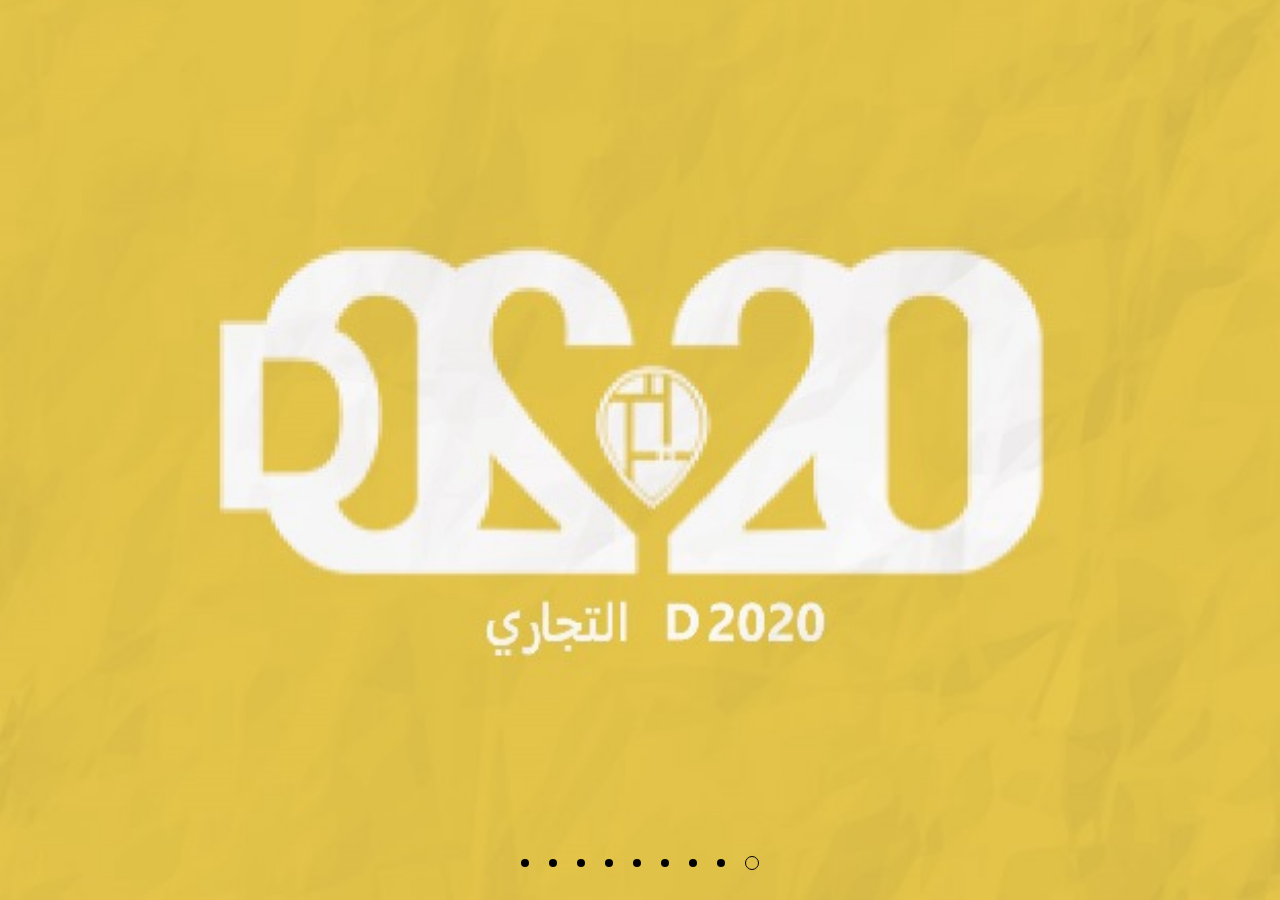
<file: index.html>
<!doctype html>
<html lang="en">
<head>
    <meta charset="utf-8">
    <meta name="viewport" content="width=device-width, initial-scale=1, shrink-to-fit=no">
    <meta name="description" content="Glowing Shop Html Template">
    <meta name="author" content="">
    <meta name="generator" content="Jekyll">
    <title>slider</title>
    <!-- Vendors CSS -->
    <!-- <link href="https://fonts.googleapis.com/css2?family=Urbanist:ital,wght@0,100;0,200;0,300;0,400;0,500;0,600;0,700;0,800;0,900;1,100;1,200;1,300;1,400;1,500;1,600;1,700;1,800;1,900&display=swap"
          rel="stylesheet"> -->
          <!-- <link rel="preconnect" href="https://fonts.googleapis.com"> -->
    <!-- <link rel="preconnect" href="https://fonts.gstatic.com" crossorigin> -->
    <!-- <link href="https://fonts.googleapis.com/css2?family=Cairo&display=swap" rel="stylesheet"> -->
    <link rel="stylesheet" href="fonts/_HelveticaNeueLT B.otf">
    <link rel="stylesheet" href="fonts/_HelveticaNeueLT.otf">
    <link rel="stylesheet" href="fonts/HelveticaNeueLT B.otf">
    <link rel="stylesheet" href="fonts/HelveticaNeueLT.otf">
    <link rel="stylesheet" href="vendors/fontawesome-pro-5/css/all.css">
    <link rel="stylesheet" href="vendors/bootstrap-select/css/bootstrap-select.min.css">
    <link rel="stylesheet" href="vendors/slick/slick.min.css">
    <link rel="stylesheet" href="vendors/magnific-popup/magnific-popup.min.css">
    <link rel="stylesheet" href="vendors/jquery-ui/jquery-ui.min.css">
    <link rel="stylesheet" href="vendors/animate.css">
    <link rel="stylesheet" href="vendors/mapbox-gl/mapbox-gl.min.css">
    <link rel="stylesheet" href="vendors/fonts/font-phosphor/css/phosphor.min.css">
    <link rel="stylesheet" href="vendors/fonts/tuesday-night/stylesheet.min.css">
    <link rel="stylesheet" href="vendors/fonts/butler/stylesheet.min.css">
    <link rel="stylesheet" href="vendors/fonts/a-antara-distance/stylesheet.min.css">
    <!-- Themes core CSS -->
    <!--<link rel="stylesheet" href="https://cdn.rtlcss.com/bootstrap/v4.5.3/css/bootstrap.min.css" integrity="sha384-JvExCACAZcHNJEc7156QaHXTnQL3hQBixvj5RV5buE7vgnNEzzskDtx9NQ4p6BJe" crossorigin="anonymous">-->
    <link href="https://cdn.jsdelivr.net/npm/bootstrap@5.2.3/dist/css/bootstrap.min.css" rel="stylesheet" integrity="sha384-rbsA2VBKQhggwzxH7pPCaAqO46MgnOM80zW1RWuH61DGLwZJEdK2Kadq2F9CUG65" crossorigin="anonymous">

    <link rel="stylesheet" href="css/themes.css">
    <link rel="stylesheet" href="css/rtl.css">
    <!-- Favicons -->
    <link rel="icon" href="images/favicon.jpg">
    <!-- Twitter -->
    <meta name="twitter:card" content="summary">
    <meta name="twitter:site" content="@">
    <meta name="twitter:creator" content="@">
    <meta name="twitter:title" content="Home 04">
    <meta name="twitter:description" content="Glowing Shop Html Template">
    <meta name="twitter:image" content="images/logo_01.png">
    <!-- Facebook -->
    <meta property="og:url" content="home-04.html">
    <meta property="og:title" content="Home 04">
    <meta property="og:description" content="Glowing Shop Html Template">
    <meta property="og:type" content="website">
    <meta property="og:image" content="images/logo_01.png">
    <meta property="og:image:type" content="image/png">
    <meta property="og:image:width" content="1200">
    <meta property="og:image:height" content="630">
</head>
<body>

    <main id="content">
      <section class="mx-0 slick-slider dots-inner-center slider"
     data-slick-options='{"slidesToShow": 1,"infinite":true,"autoplay":false,"dots":true,"arrows":false,"fade":true,"cssEase":"ease-in-out","speed":600}'>
        <div class="box px-0">
          <div class="">
            <div class="bg-img-cover-center pt-12 pb-13 pb-lg-16 pt-lg-15 pl-3 pl-lg-13"
			     style="background-image: url('images/d2020/WhatsApp Image 2023-10-17 at 14.33.21_1e6816ab.jpg');">
             
              
            </div>
          </div>
        </div>
        <div class="box px-0">
          <div class="">
            <div class="bg-img-cover-center pt-12 pb-13 pb-lg-16 pt-lg-15 pl-3 pl-lg-13"
			     style="background-image: url('images/d2020/WhatsApp Image 2023-10-17 at 14.33.22_1cf71904.jpg');">
             
              
            </div>
          </div>
        </div>
        <div class="box px-0">
          <div class="">
            <div class="bg-img-cover-center pt-12 pb-13 pb-lg-16 pt-lg-15 pl-3 pl-lg-13"
			     style="background-image: url('images/d2020/WhatsApp Image 2023-10-17 at 14.33.23_53db11b0.jpg');">
             
              
            </div>
          </div>
        </div>
        <div class="box px-0">
          <div class="">
            <div class="bg-img-cover-center pt-12 pb-13 pb-lg-16 pt-lg-15 pl-3 pl-lg-13"
			     style="background-image: url('images/d2020/WhatsApp Image 2023-10-17 at 14.33.22_d2282687.jpg');">
             
              
            </div>
          </div>
        </div>
        <div class="box px-0">
          <div class="">
            <div class="bg-img-cover-center pt-12 pb-13 pb-lg-16 pt-lg-15 pl-3 pl-lg-13"
			     style="background-image: url('images/d2020/WhatsApp Image 2023-10-17 at 14.33.24_0cd64a79.jpg');">
             
              
            </div>
          </div>
        </div>
        <div class="box px-0">
          <div class="">
            <div class="bg-img-cover-center pt-12 pb-13 pb-lg-16 pt-lg-15 pl-3 pl-lg-13"
			     style="background-image: url('images/d2020/WhatsApp Image 2023-10-17 at 14.33.22_bc26287f.jpg');">
             
              
            </div>
          </div>
        </div>
        <div class="box px-0">
          <div class="">
            <div class="bg-img-cover-center pt-12 pb-13 pb-lg-16 pt-lg-15 pl-3 pl-lg-13"
			     style="background-image: url('images/d2020/WhatsApp Image 2023-10-17 at 14.33.21_06ddf535.jpg');">
             
              
            </div>
          </div>
        </div>
        <div class="box px-0">
          <div class="">
            <div class="bg-img-cover-center pt-12 pb-13 pb-lg-16 pt-lg-15 pl-3 pl-lg-13"
			     style="background-image: url('images/d2020/WhatsApp Image 2023-10-17 at 14.33.23_eeebcfc6.jpg');">
             
              
            </div>
          </div>
        </div>

        <div class="box px-0">
          <div class="">
            <div class="bg-img-cover-center pt-12 pb-13 pb-lg-16 pt-lg-15 pl-3 pl-lg-13"
			     style="background-image: url('images/d2020/WhatsApp Image 2023-10-17 at 14.33.23_b812a1af.jpg');">
             
              
            </div>
          </div>
        </div>
      
      
      </section>
    </main>

    <!-- Vendors scripts -->
    <script src="vendors/jquery.min.js"></script>
    <script src="vendors/jquery-ui/jquery-ui.min.js"></script>
    <script src="vendors/bootstrap/bootstrap.bundle.js"></script>
    <script src="vendors/bootstrap-select/js/bootstrap-select.min.js"></script>
    <script src="vendors/slick/slick.min.js"></script>
    <script src="vendors/waypoints/jquery.waypoints.min.js"></script>
    <script src="vendors/counter/countUp.js"></script>
    <script src="vendors/magnific-popup/jquery.magnific-popup.min.js"></script>
    <script src="vendors/hc-sticky/hc-sticky.min.js"></script>
    <script src="vendors/jparallax/TweenMax.min.js"></script>
    <script src="vendors/mapbox-gl/mapbox-gl.js"></script>
    <script src="vendors/isotope/isotope.js"></script>
    <!-- Theme scripts -->
    <script src="js/theme.js"></script>
    <svg aria-hidden="true" style="position: absolute; width: 0; height: 0; overflow: hidden;" version="1.1"
     xmlns="http://www.w3.org/2000/svg" xmlns:xlink="http://www.w3.org/1999/xlink">
      <defs>
        <symbol id="icon-bedroom" viewBox="0 0 46 32">
          <path d="M44.421 15.217v-9.803c0-2.985-2.428-5.414-5.414-5.414h-31.82c-2.985 0-5.414 2.428-5.414 5.414v9.803c-1.080 0.86-1.775 2.185-1.775 3.67v4.872c0 2.587 2.105 4.692 4.692 4.692h2.406v1.744c0 0.997 0.808 1.805 1.805 1.805s1.805-0.808 1.805-1.805v-1.744h24.782v1.744c0 0.997 0.808 1.805 1.805 1.805s1.805-0.808 1.805-1.805v-1.744h2.406c2.587 0 4.692-2.104 4.692-4.692v-4.872c0-1.485-0.694-2.81-1.775-3.67zM7.188 3.609h31.82c0.995 0 1.805 0.81 1.805 1.805v8.782h-3.489v-3.489c0-1.99-1.619-3.609-3.609-3.609h-5.304c-1.99 0-3.609 1.619-3.609 3.609v3.489h-3.407v-3.489c0-1.99-1.619-3.609-3.609-3.609h-5.304c-1.99 0-3.609 1.619-3.609 3.609v3.489h-3.489v-8.782c0-0.995 0.81-1.805 1.805-1.805zM28.41 14.195v-3.489h5.304v3.489h-5.304zM12.481 14.195v-3.489h5.304v3.489h-5.304zM42.587 23.759c0 0.597-0.486 1.083-1.083 1.083h-36.812c-0.597 0-1.083-0.486-1.083-1.083v-4.872c0-0.597 0.486-1.083 1.083-1.083h36.812c0.597 0 1.083 0.486 1.083 1.083 0 0 0 4.872 0 4.872z"></path>
        </symbol>
        <symbol id="icon-Garage" viewBox="0 0 37 32">
          <path d="M29.463 18.937h-1.601l-1.643-3.892c-0.62-1.467-2.014-2.415-3.553-2.415h-8.301c-1.539 0-2.934 0.948-3.553 2.415l-1.643 3.892h-1.601c-1.42 0-2.575 1.155-2.575 2.576v4.321c0 1.17 0.785 2.16 1.855 2.472v1.113c0 1.423 1.158 2.581 2.581 2.581h2.068c1.423 0 2.581-1.158 2.581-2.581v-1.009h8.875v1.009c0 1.423 1.158 2.581 2.581 2.581h2.068c1.423 0 2.581-1.158 2.581-2.581v-1.113c1.070-0.312 1.855-1.302 1.855-2.472v-4.321c-0-1.421-1.155-2.576-2.575-2.576zM14.365 14.843h8.301c0.648 0 1.243 0.418 1.516 1.063l1.28 3.031h-13.892l1.28-3.031c0.273-0.646 0.868-1.063 1.515-1.063zM29.463 21.149c0.2 0 0.364 0.163 0.364 0.364v4.321c0 0.201-0.163 0.364-0.364 0.364h-21.896c-0.2 0-0.364-0.163-0.364-0.364v-4.321c0-0.201 0.163-0.364 0.364-0.364h21.896zM11.866 29.418c0 0.204-0.166 0.37-0.369 0.37h-2.068c-0.204 0-0.37-0.166-0.37-0.37v-1.009h2.807v1.009zM27.971 29.418c0 0.204-0.166 0.37-0.369 0.37h-2.068c-0.204 0-0.37-0.166-0.37-0.37v-1.009h2.807v1.009z"></path>
          <path d="M14.843 24.779h7.346c0.611 0 1.106-0.495 1.106-1.106s-0.495-1.106-1.106-1.106h-7.346c-0.611 0-1.106 0.495-1.106 1.106s0.495 1.106 1.106 1.106z"></path>
          <path d="M26.393 24.779c0.578 0 1.133-0.509 1.106-1.106-0.027-0.599-0.486-1.106-1.106-1.106-0.579 0-1.133 0.509-1.106 1.106 0.027 0.599 0.486 1.106 1.106 1.106z"></path>
          <path d="M10.638 24.779c0.579 0 1.133-0.509 1.106-1.106-0.027-0.599-0.486-1.106-1.106-1.106-0.579 0-1.133 0.509-1.106 1.106 0.027 0.599 0.486 1.106 1.106 1.106z"></path>
          <path d="M36.397 8.329l-17.409-8.223c-0.299-0.141-0.646-0.141-0.945 0l-17.409 8.223c-0.387 0.183-0.634 0.572-0.634 1v21.565c0 0.611 0.495 1.106 1.106 1.106s1.106-0.495 1.106-1.106v-20.864l16.303-7.7 16.303 7.7v20.864c0 0.611 0.495 1.106 1.106 1.106s1.106-0.495 1.106-1.106v-21.565c0-0.428-0.247-0.817-0.634-1z"></path>
        </symbol>
        <symbol id="icon-long-arrow" viewBox="0 0 156 32">
          <path d="M140.444 32c0.37 0 0.667-0.148 0.889-0.444l14.667-14.667c0.296-0.222 0.444-0.519 0.444-0.889s-0.148-0.667-0.444-0.889l-14.667-14.667c-0.222-0.296-0.519-0.444-0.889-0.444s-0.667 0.148-0.889 0.444l-2.222 2.111c-0.296 0.296-0.444 0.63-0.444 1s0.148 0.667 0.444 0.889l9 8.667h-145c-0.37 0-0.685 0.13-0.944 0.389s-0.389 0.574-0.389 0.944v3.111c0 0.37 0.13 0.685 0.389 0.944s0.574 0.389 0.944 0.389h145l-9 8.667c-0.296 0.222-0.444 0.519-0.444 0.889s0.148 0.704 0.444 1l2.222 2.111c0.222 0.296 0.519 0.444 0.889 0.444z"></path>
        </symbol>
        <symbol id="icon-shower" viewBox="0 0 32 32">
          <path d="M17.925 23.285c-0.036-0.519-0.486-0.91-1.004-0.874s-0.91 0.486-0.874 1.004l0.063 0.907c0.036 0.518 0.485 0.91 1.004 0.874s0.91-0.486 0.874-1.004l-0.063-0.907z"></path>
          <path d="M22.385 20.968c-0.21-0.476-0.765-0.691-1.241-0.481s-0.691 0.765-0.481 1.241l0.345 0.782c0.21 0.475 0.765 0.691 1.241 0.481s0.691-0.765 0.481-1.241l-0.345-0.782z"></path>
          <path d="M26.744 18.696c-0.359-0.376-0.954-0.39-1.331-0.032s-0.39 0.954-0.032 1.331l0.627 0.658c0.359 0.376 0.954 0.39 1.331 0.032s0.39-0.954 0.032-1.331l-0.627-0.658z"></path>
          <path d="M16.801 28.149c-0.519 0.025-0.919 0.467-0.894 0.986l0.046 0.938c0.025 0.519 0.467 0.92 0.986 0.894s0.919-0.467 0.894-0.986l-0.046-0.938c-0.025-0.519-0.467-0.919-0.986-0.894v0z"></path>
          <path d="M22.269 26.827c-0.148-0.498-0.672-0.783-1.17-0.635s-0.783 0.672-0.635 1.17l0.251 0.848c0.148 0.499 0.672 0.782 1.17 0.635s0.783-0.672 0.635-1.17l-0.251-0.848z"></path>
          <path d="M26.692 24.614c-0.268-0.445-0.847-0.588-1.292-0.32s-0.588 0.847-0.32 1.292l0.457 0.757c0.268 0.445 0.847 0.588 1.292 0.32s0.588-0.847 0.32-1.292l-0.457-0.757z"></path>
          <path d="M31.736 23.109l-0.662-0.666c-0.366-0.369-0.962-0.371-1.331-0.004s-0.371 0.962-0.004 1.331l0.662 0.666c0.366 0.368 0.962 0.371 1.331 0.004s0.371-0.962 0.004-1.331z"></path>
          <path d="M27.006 12.503l-0.285-0.64c-0.471-1.058-1.589-1.63-2.682-1.459l-0.176-0.395c-1.024-2.299-3.436-3.566-5.847-3.18l-0.618-1.405c-1.45-3.295-4.714-5.424-8.314-5.424-5.009 0-9.084 4.075-9.084 9.084v21.975c0 0.52 0.421 0.941 0.941 0.941h3.765c0.52 0 0.941-0.421 0.941-0.941v-21.975c0-1.895 1.542-3.437 3.437-3.437 1.362 0 2.597 0.805 3.146 2.052l0.664 1.508c-1.726 1.565-2.287 4.082-1.314 6.27l0.176 0.395c-0.843 0.684-1.189 1.889-0.709 2.968l0.285 0.64c0.623 1.399 2.263 2.038 3.673 1.41l10.59-4.714c1.402-0.624 2.034-2.272 1.41-3.673v0zM22.143 10.775l0.141 0.316-8.844 3.937-0.141-0.316c-0.802-1.803-0.012-3.92 1.819-4.736l2.287-1.019c1.857-0.822 3.943 0.032 4.738 1.818v0zM9.084 3.765c-2.933 0-5.319 2.386-5.319 5.319v21.034h-1.882v-21.034c0-3.971 3.23-7.201 7.201-7.201 2.854 0 5.442 1.688 6.591 4.3l0.546 1.241-1.72 0.766-0.55-1.248c-0.849-1.929-2.76-3.176-4.868-3.176v0zM24.83 14.456l-10.59 4.714c-0.455 0.202-0.986-0.002-1.188-0.456l-0.285-0.64c-0.141-0.317 0.001-0.688 0.318-0.829 0.811-0.361 10.848-4.829 11.088-4.936 0.316-0.141 0.688 0.002 0.829 0.318l0.285 0.64c0.202 0.453-0.003 0.987-0.456 1.188v0z"></path>
        </symbol>
        <symbol id="icon-square" viewBox="0 0 32 32">
          <path d="M32 3.125v25.75c0 1.723-1.402 3.125-3.125 3.125h-3.042c-0.69 0-1.25-0.56-1.25-1.25s0.56-1.25 1.25-1.25h3.042c0.345 0 0.625-0.28 0.625-0.625v-11.562h-11.042c-0.69 0-1.25-0.56-1.25-1.25s0.56-1.25 1.25-1.25h11.042v-11.688c0-0.345-0.28-0.625-0.625-0.625h-14.12v3.667c0 0.69-0.56 1.25-1.25 1.25s-1.25-0.56-1.25-1.25v-3.667h-9.13c-0.345 0-0.625 0.28-0.625 0.625v11.625h9.755v-3.667c0-0.69 0.56-1.25 1.25-1.25s1.25 0.56 1.25 1.25v9.833c0 0.69-0.56 1.25-1.25 1.25s-1.25-0.56-1.25-1.25v-3.666h-9.755v11.625c0 0.345 0.28 0.625 0.625 0.625h9.13v-3.667c0-0.69 0.56-1.25 1.25-1.25s1.25 0.56 1.25 1.25v3.667h6.162c0.69 0 1.25 0.56 1.25 1.25s-0.56 1.25-1.25 1.25h-17.791c-1.723 0-3.125-1.402-3.125-3.125v-25.75c0-1.723 1.402-3.125 3.125-3.125h25.75c1.723 0 3.125 1.402 3.125 3.125z"></path>
        </symbol>
        <symbol id="icon-year" viewBox="0 0 33 32">
          <path d="M30.049 18.712v-8.899c0 0 0 0 0-0.061s0-0.122 0-0.122v-0.061c0-0.061-0.061-0.061-0.061-0.122 0 0 0-0.061-0.061-0.061-0.061-0.061-0.061-0.061-0.122-0.122 0 0 0 0-0.061 0l-12.922-5.242c-0.061 0-0.122-0.061-0.244-0.061h-5.303c0-0.061-0.061-0.183-0.122-0.244l-2.56-3.474c-0.122-0.183-0.305-0.244-0.488-0.244s-0.366 0.061-0.488 0.244l-2.56 3.474c-0.061 0.061-0.061 0.183-0.122 0.244h-4.328c-0.366 0-0.61 0.244-0.61 0.61v5.242c0 0.366 0.244 0.61 0.61 0.61h4.328v13.775c-0.122 0-0.244 0.061-0.366 0.183l-2.865 3.048c-0.061 0.122-0.122 0.305-0.122 0.427v3.535c0 0.366 0.244 0.61 0.61 0.61h11.947c0.366 0 0.61-0.244 0.61-0.61v-3.535c0-0.183-0.061-0.305-0.183-0.427l-2.865-3.048c-0.061-0.122-0.183-0.122-0.366-0.183v-13.775h17.554v8.838c0 0.366 0.244 0.61 0.61 0.61 0.975 0 1.768 0.792 1.768 1.768s-0.792 1.768-1.768 1.768c-0.975 0-1.768-0.792-1.768-1.768 0-0.366-0.244-0.61-0.61-0.61s-0.61 0.244-0.61 0.61c0 1.646 1.341 2.987 2.987 2.987s2.987-1.341 2.987-2.987c-0.061-1.402-1.036-2.621-2.438-2.926zM8.107 1.707l1.707 2.316h-3.413l1.707-2.316zM13.47 28.099v2.682h-10.667v-2.682l2.499-2.682h5.608l2.56 2.682zM10.057 10.971v2.316l-3.901 2.133v-2.316l3.901-2.133zM6.156 11.642v-1.219h2.316l-2.316 1.219zM10.057 14.629v2.316l-3.901 2.133v-2.316l3.901-2.133zM10.057 18.286v2.316l-3.901 2.133v-2.316l3.901-2.133zM10.057 22.004v2.194l-3.901-0.061 3.901-2.133zM1.219 9.204v-4.023h15.299l9.874 4.023h-25.173z"></path>
        </symbol>
        <symbol id="icon-add-new" viewBox="0 0 42 32">
          <path d="M41.108 10.060l-9.584-9.584c-0.635-0.635-1.663-0.635-2.297 0l-3.643 3.643-3.643-3.643c-0.635-0.635-1.663-0.635-2.297 0l-3.643 3.643-3.643-3.643c-0.634-0.635-1.663-0.635-2.297 0l-9.584 9.584c-0.305 0.305-0.476 0.718-0.476 1.148v19.168c0 0.897 0.727 1.624 1.624 1.624h38.335c0.897 0 1.624-0.727 1.624-1.624v-19.168c0-0.431-0.171-0.844-0.476-1.148zM20.792 3.922c0.856 0.856 6.973 6.973 7.959 7.959v16.87h-6.335v-17.543c0-0.431-0.171-0.844-0.476-1.148l-3.643-3.643 2.495-2.495zM3.249 11.881l7.959-7.959 7.959 7.959v16.87h-3.14v-7.959c0-0.897-0.727-1.624-1.624-1.624h-6.389c-0.897 0-1.624 0.727-1.624 1.624v7.959h-3.141v-16.87zM12.779 28.751h-3.141v-6.335h3.141v6.335zM38.335 28.751h-6.335v-17.543c0-0.431-0.171-0.844-0.476-1.148l-3.643-3.643 2.495-2.495 7.959 7.959v16.87z"></path>
        </symbol>
        <symbol id="icon-my-properties" viewBox="0 0 32 32">
          <path d="M16.625 30.75c0 0.69-0.56 1.25-1.25 1.25h-14.125c-0.69 0-1.25-0.56-1.25-1.25v-17.208c0-0.371 0.165-0.723 0.45-0.96l14.75-12.292c0.464-0.386 1.137-0.386 1.601 0l14.75 12.292c0.53 0.442 0.602 1.23 0.16 1.761s-1.23 0.602-1.761 0.16l-13.95-11.625-13.5 11.25v15.373h12.875c0.69 0 1.25 0.56 1.25 1.25zM30.021 27.368c-1.372 1.654-3.42 3.167-6.088 4.5-0.352 0.176-0.765 0.176-1.117 0-2.668-1.332-4.716-2.846-6.087-4.5-4.071-4.908-1.236-10.325 2.958-10.325 1.672 0 2.901 0.684 3.688 1.327 0.786-0.642 2.016-1.327 3.688-1.327 4.203 0 7.020 5.429 2.959 10.325zM27.062 19.544c-1.729 0-2.637 1.296-2.646 1.309-0.519 0.783-1.613 0.735-2.080 0.005-0.077-0.108-0.974-1.314-2.649-1.314-2.694 0-5.009 5.192 3.688 9.801 8.696-4.608 6.382-9.801 3.687-9.801z"></path>
        </symbol>
        <symbol id="icon-heart" viewBox="0 0 32 32">
          <path d="M23.268 2.4c-2.65 0-4.973 1.182-6.717 3.417-0.233 0.298-0.44 0.596-0.624 0.885-0.184-0.289-0.391-0.587-0.624-0.885-1.745-2.235-4.068-3.417-6.717-3.417-5.005 0-8.586 4.191-8.586 9.22 0 5.751 4.713 11.17 15.282 17.573 0.198 0.12 0.421 0.18 0.645 0.18s0.447-0.060 0.645-0.18c10.569-6.403 15.282-11.822 15.282-17.573 0-5.027-3.577-9.22-8.586-9.22zM26.077 18.781c-2.2 2.455-5.525 5.040-10.151 7.89-4.625-2.85-7.95-5.435-10.151-7.89-2.212-2.468-3.288-4.811-3.288-7.161 0-3.621 2.447-6.732 6.097-6.732 1.859 0 3.444 0.808 4.711 2.402 1.013 1.275 1.44 2.591 1.443 2.6 0.162 0.52 0.643 0.874 1.188 0.874s1.026-0.354 1.188-0.874c0.004-0.013 0.418-1.288 1.398-2.543 1.274-1.632 2.874-2.459 4.756-2.459 3.654 0 6.097 3.114 6.097 6.732 0 2.35-1.075 4.692-3.288 7.161z"></path>
        </symbol>
        <symbol id="icon-save-search" viewBox="0 0 32 32">
          <path d="M32 13.542v12.291c0 0.69-0.56 1.25-1.25 1.25s-1.25-0.56-1.25-1.25v-11.706l-13.5-11.25-13.5 11.25v15.373h13.476c0.69 0 1.25 0.56 1.25 1.25s-0.56 1.25-1.25 1.25h-14.726c-0.69 0-1.25-0.56-1.25-1.25v-17.208c0-0.371 0.165-0.723 0.45-0.96l14.75-12.292c0.464-0.386 1.137-0.386 1.601 0l14.75 12.292c0.285 0.237 0.45 0.589 0.45 0.96zM26.711 29.866c0.488 0.488 0.488 1.28 0 1.768s-1.28 0.488-1.768 0l-5.457-5.457c-4.846 2.625-10.907-0.863-10.907-6.508 0-4.078 3.318-7.396 7.396-7.396 6.422 0 9.746 7.632 5.489 12.346l5.246 5.246zM15.976 24.565c2.699 0 4.896-2.196 4.896-4.896s-2.196-4.896-4.896-4.896c-2.7 0-4.896 2.196-4.896 4.896s2.196 4.896 4.896 4.896z"></path>
        </symbol>
        <symbol id="icon-review" viewBox="0 0 32 32">
          <path d="M16 0c-8.843 0-16 7.156-16 16 0 2.806 0.732 5.547 2.122 7.965l-2.062 6.402c-0.144 0.446-0.026 0.936 0.306 1.267 0.328 0.328 0.816 0.451 1.267 0.306l6.402-2.062c2.417 1.39 5.158 2.122 7.965 2.122 8.843 0 16-7.156 16-16 0-8.843-7.156-16-16-16zM16 29.5c-2.535 0-5.006-0.707-7.146-2.045-0.308-0.192-0.69-0.244-1.046-0.13l-4.621 1.488 1.488-4.621c0.113-0.351 0.065-0.733-0.13-1.046-1.338-2.14-2.045-4.611-2.045-7.146 0-7.444 6.056-13.5 13.5-13.5s13.5 6.056 13.5 13.5-6.056 13.5-13.5 13.5zM17.563 16c0 0.863-0.699 1.563-1.563 1.563s-1.563-0.7-1.563-1.563c0-0.863 0.699-1.563 1.563-1.563s1.563 0.699 1.563 1.563zM23.813 16c0 0.863-0.699 1.563-1.563 1.563s-1.563-0.7-1.563-1.563c0-0.863 0.699-1.563 1.563-1.563s1.563 0.699 1.563 1.563zM11.313 16c0 0.863-0.699 1.563-1.563 1.563s-1.563-0.7-1.563-1.563c0-0.863 0.7-1.563 1.563-1.563s1.563 0.699 1.563 1.563z"></path>
        </symbol>
        <symbol id="icon-my-package" viewBox="0 0 32 32">
          <path d="M30.75 0h-22.54c-0.332 0-0.649 0.132-0.884 0.366l-6.96 6.96c-0.224 0.224-0.366 0.544-0.366 0.884v22.539c0 0.69 0.56 1.25 1.25 1.25h22.54c0.331 0 0.649-0.133 0.881-0.364 0.001-0.001 0.002-0.001 0.003-0.002l6.96-6.96c0.234-0.234 0.366-0.552 0.366-0.884v-22.539c0-0.678-0.551-1.25-1.25-1.25zM23.272 6.96c-1.186 0-6.856 0-7.734 0l4.46-4.46h7.734l-4.46 4.46zM9.875 9.46h5.29v5.29h-5.29v-5.29zM8.728 2.5h7.734l-4.46 4.46c-1.639 0-6.139 0-7.734 0l4.46-4.46zM22.54 29.5h-20.040v-20.040h4.875v6.54c0 0.69 0.56 1.25 1.25 1.25h7.79c0.69 0 1.25-0.56 1.25-1.25v-6.54h4.875v20.040zM25.040 27.732v-19.004l4.46-4.46v19.004l-4.46 4.46z"></path>
        </symbol>
        <symbol id="icon-my-profile" viewBox="0 0 32 32">
          <path d="M27.314 19.427c-1.772-1.772-3.887-3.077-6.195-3.853 2.128-1.573 3.511-4.1 3.511-6.944 0-4.758-3.871-8.63-8.63-8.63s-8.63 3.871-8.63 8.63c0 2.844 1.383 5.37 3.511 6.944-2.308 0.776-4.423 2.081-6.195 3.853-3.022 3.022-4.686 7.040-4.686 11.314 0 0.696 0.564 1.26 1.26 1.26h29.481c0.696 0 1.26-0.564 1.26-1.26 0-4.274-1.664-8.292-4.686-11.314zM9.889 8.63c0-3.369 2.741-6.111 6.111-6.111s6.111 2.741 6.111 6.111-2.741 6.111-6.111 6.111c-3.369 0-6.111-2.741-6.111-6.111zM2.578 29.481c0.637-6.845 6.414-12.221 13.422-12.221s12.785 5.376 13.422 12.221h-26.845z"></path>
        </symbol>
        <symbol id="icon-log-out" viewBox="0 0 32 32">
          <path d="M22.898 25.291c-0.705 0-1.277 0.572-1.277 1.277v3.577h-18.266v-27.59h18.266v3.577c0 0.705 0.572 1.277 1.277 1.277s1.277-0.572 1.277-1.277v-4.854c0-0.705-0.572-1.277-1.277-1.277h-20.821c-0.705 0-1.277 0.572-1.277 1.277v30.145c0 0.705 0.572 1.277 1.277 1.277h20.821c0.705 0 1.277-0.572 1.277-1.277v-4.854c-0-0.705-0.572-1.277-1.277-1.277z"></path>
          <path d="M31.21 15.447l-3.432-3.432c-0.499-0.499-1.308-0.499-1.806 0s-0.499 1.308 0 1.806l1.252 1.252-10.581-0c-0.705 0-1.277 0.572-1.277 1.277s0.572 1.277 1.277 1.277l10.581 0-1.252 1.252c-0.499 0.499-0.499 1.308 0 1.806s1.308 0.499 1.806-0l3.432-3.432c0-0 0-0 0-0 0.257-0.257 0.365-0.555 0.374-0.903 0-0.344-0.146-0.675-0.374-0.903z"></path>
        </symbol>
        <symbol id="icon-1" viewBox="0 0 32 32">
          <path d="M16.625 30.75c0 0.69-0.56 1.25-1.25 1.25h-14.125c-0.69 0-1.25-0.56-1.25-1.25v-17.208c0-0.371 0.165-0.723 0.45-0.96l14.75-12.292c0.464-0.386 1.137-0.386 1.601 0l14.75 12.292c0.53 0.442 0.602 1.23 0.16 1.761s-1.23 0.602-1.761 0.16l-13.95-11.625-13.5 11.25v15.373h12.875c0.69 0 1.25 0.56 1.25 1.25zM30.021 27.368c-1.372 1.654-3.42 3.167-6.088 4.5-0.352 0.176-0.765 0.176-1.117 0-2.668-1.332-4.716-2.846-6.087-4.5-4.071-4.908-1.236-10.325 2.959-10.325 1.672 0 2.901 0.684 3.687 1.327 0.786-0.642 2.016-1.327 3.687-1.327 4.203 0 7.020 5.429 2.959 10.325zM27.062 19.544c-1.729 0-2.637 1.296-2.646 1.309-0.519 0.783-1.614 0.735-2.080 0.005-0.077-0.108-0.974-1.314-2.649-1.314-2.694 0-5.009 5.192 3.687 9.801 8.696-4.608 6.382-9.801 3.688-9.801z"></path>
        </symbol>
        <symbol id="icon-2" viewBox="0 0 32 32">
          <path d="M31.732 15.334c-0.285-0.39-7.083-9.556-15.765-9.556s-15.48 9.166-15.765 9.556c-0.27 0.37-0.27 0.872 0 1.243 0.285 0.39 7.083 9.556 15.765 9.556s15.479-9.166 15.765-9.556c0.271-0.37 0.271-0.873 0-1.243zM15.967 24.026c-6.395 0-11.934-6.083-13.573-8.072 1.637-1.99 7.165-8.071 13.573-8.071 6.395 0 11.933 6.082 13.573 8.072-1.637 1.99-7.165 8.071-13.573 8.071z"></path>
          <path d="M15.967 9.638c-3.483 0-6.317 2.834-6.317 6.317s2.834 6.317 6.317 6.317 6.317-2.834 6.317-6.317-2.834-6.317-6.317-6.317zM15.967 20.166c-2.322 0-4.211-1.889-4.211-4.211s1.889-4.211 4.211-4.211 4.211 1.889 4.211 4.211-1.889 4.211-4.211 4.211z"></path>
        </symbol>
        <symbol id="icon-building" viewBox="0 0 32 32">
          <path d="M25.328 31.373v-26.854l0.021-0.020-4.030-4.174v-0.012h-0.012l-0.302-0.313-0.013 0.013-8.912 4.030 0.004 0.010h-0.012v10.087l-4.582 2.072 0.005 0.012v15.149h-2.689v0.627h22.387v-0.627h-1.866zM24.701 4.731v26.642h-3.383v-30.146l3.383 3.503zM12.699 4.451l7.993-3.615v30.537h-1.337v-15.302h-0.005l0.002-0.003-4.521-3.176-2.133 0.965v-9.405zM18.728 16.395v14.978h-3.669v-17.556l3.669 2.578zM8.122 16.614l6.31-2.854v17.613h-6.31v-14.759z"></path>
        </symbol>
        <symbol id="icon-villa" viewBox="0 0 43 32">
          <path d="M37.721 29.014v-15.41h-0.006l0.003-0.005-16.167-11.59-0.013 0.018-0-0.001-16.146 11.578v15.41h-2.635v0.976h37.579v-0.976h-2.615zM6.369 14.103l15.188-10.889 15.188 10.889v14.911h-6.49v-11.655h-0.001l0.002-0.002-6.254-4.664v-0.095h-0.976v16.417h-2.936v-16.417h-0.976v0.095l-6.254 4.666v11.655h-6.49v-14.911zM29.279 17.864l-5.278 2.079v-6.021l5.278 3.936v0.007zM24.001 20.436l5.278-2.079v10.657h-5.278v-8.578zM19.113 19.942l-5.278-2.079v-0.007l5.278-3.936v6.021zM13.835 18.357l5.278 2.079v8.578h-5.278v-10.657z"></path>
        </symbol>
        <symbol id="icon-sofa" viewBox="0 0 41 32">
          <path d="M19.521 8.762c-1.015-0.256-2.091-0.030-2.917 0.614s-1.309 1.632-1.309 2.679v0.28h1.661v-0.28c0.002-1.555 1.058-2.91 2.565-3.292v0z"></path>
          <path d="M17.089 25.881v-0.189c-0.006-1.037-0.679-1.953-1.667-2.27v-3.418c0.010-0.608 0.51-1.093 1.117-1.085h-1.661c-0.608-0.008-1.108 0.477-1.117 1.085v3.418c0.988 0.317 1.66 1.233 1.667 2.27v0.189l1.661-0z"></path>
          <path d="M36.403 18.919h-1.661c0.608-0.008 1.108 0.477 1.117 1.085v3.475c-0.907 0.361-1.505 1.237-1.51 2.213v0.195l1.661 0v-0.195c0.005-0.977 0.603-1.852 1.51-2.213v-3.475c-0.010-0.608-0.509-1.093-1.117-1.085v0z"></path>
          <path d="M13.828 24.557c-0.244-0.17-0.534-0.261-0.831-0.26-0.781-0.010-1.422 0.614-1.434 1.395v5.311h1.661v-5.311c0.002-0.454 0.228-0.879 0.603-1.135z"></path>
          <path d="M38.44 24.297c-0.297-0-0.587 0.090-0.831 0.26 0.375 0.256 0.601 0.68 0.603 1.135v5.311h1.661v-5.311c-0.012-0.781-0.653-1.405-1.434-1.395v0z"></path>
          <path d="M25.669 26.881l-10.242-0.003v1.661l20.582 0.006v-1.661z"></path>
          <path d="M38.517 23.302v-3.298c-0.010-1.158-0.956-2.089-2.114-2.082h-9.121c-0.561-0.003-1.1 0.22-1.495 0.617-0.041 0.042-0.080 0.084-0.117 0.128-0.404-0.474-0.996-0.746-1.619-0.745h-9.173c-1.158-0.008-2.104 0.924-2.114 2.082v3.307c-1.236 0.109-2.187 1.14-2.198 2.381v5.81c0 0.275 0.223 0.498 0.498 0.498h3.864c0.275 0 0.498-0.223 0.498-0.498v-0.664l20.582 0.006v0.658c0 0.275 0.223 0.498 0.498 0.498h3.864c0.275 0 0.498-0.223 0.498-0.498v-5.81c-0.012-1.301-1.053-2.358-2.354-2.39v0zM26.493 19.242c0.209-0.209 0.493-0.326 0.789-0.324h9.121c0.608-0.008 1.108 0.477 1.117 1.085v3.475c-0.907 0.361-1.505 1.237-1.51 2.213v0.195l-9.842-0.003 0.001-5.831c-0.005-0.303 0.112-0.595 0.324-0.811v0zM14.878 18.919h9.172c0.608-0.008 1.108 0.477 1.117 1.085l0.002 5.88-9.743-0.003v-0.189c-0.006-1.037-0.679-1.953-1.667-2.27v-3.418c0.010-0.608 0.51-1.093 1.117-1.085v-0zM14.431 31.003h-2.868v-5.311c0.021-0.777 0.657-1.395 1.434-1.395s1.412 0.618 1.434 1.395v5.311zM15.427 29.84v-2.962l20.582 0.006v2.963l-20.582-0.007zM39.874 31.003h-2.867v-5.311c0.020-0.777 0.656-1.396 1.434-1.396s1.413 0.619 1.434 1.396v5.311z"></path>
          <path d="M17.313 9.63c-0.453 0.32-0.841 0.724-1.143 1.188-0.097 0.149-0.108 0.339-0.027 0.498s0.24 0.263 0.417 0.272c0.178 0.010 0.347-0.076 0.445-0.225 0.234-0.36 0.534-0.672 0.885-0.92 0.223-0.16 0.274-0.469 0.116-0.693s-0.468-0.277-0.692-0.12v0z"></path>
          <path d="M19.176 7.689c-0.227-4.28-3.622-7.689-7.763-7.689-4.273 0-7.752 3.63-7.775 8.101-0.001 0.012-0.002 0.023-0.002 0.035v22.867h-3.137c-0.275 0-0.498 0.223-0.498 0.498s0.223 0.498 0.498 0.498h7.788c0.275 0 0.498-0.223 0.498-0.498s-0.223-0.498-0.498-0.498h-3.653v-22.833c0-0.008 0.001-0.016 0.001-0.024 0-3.942 3.041-7.149 6.779-7.149 3.593 0 6.541 2.964 6.764 6.696-2.21 0.263-3.876 2.135-3.879 4.361v0.779c0 0.275 0.223 0.498 0.498 0.498h2.218c0.22 0.797 0.933 1.387 1.767 1.387s1.547-0.589 1.767-1.387h2.036c0.275 0 0.498-0.223 0.498-0.498v-0.779c-0.003-2.237-1.684-4.115-3.907-4.365v0zM18.781 13.721c-0.281-0.005-0.54-0.151-0.688-0.39h1.376c-0.148 0.238-0.407 0.385-0.688 0.39zM22.086 12.335h-6.791v-0.281c0-1.875 1.52-3.396 3.396-3.396s3.396 1.52 3.396 3.396v0.281z"></path>
        </symbol>
        <symbol id="icon-family" viewBox="0 0 36 32">
          <path d="M32.8 0h-29.291c-1.937 0.002-3.507 1.572-3.509 3.509v24.982c0.002 1.937 1.572 3.507 3.509 3.509h29.291c1.937-0.002 3.507-1.572 3.509-3.509v-24.982c-0.002-1.937-1.572-3.507-3.509-3.509zM32.8 31.085h-29.291c-1.432-0.002-2.592-1.162-2.594-2.593v-19.108h34.478v19.108c-0.002 1.432-1.162 2.592-2.593 2.593zM35.394 8.468h-34.478v-4.959c0.001-1.432 1.162-2.592 2.594-2.594h29.291c1.432 0.001 2.592 1.162 2.593 2.594v4.959z"></path>
          <path d="M10.184 2.96h-0.006c-0.975-0.002-1.767 0.788-1.769 1.763s0.788 1.767 1.763 1.769h0.006c0.975 0.002 1.767-0.788 1.768-1.763s-0.788-1.767-1.763-1.768zM10.777 5.329c-0.159 0.159-0.375 0.248-0.599 0.247h-0.003c-0.47-0.001-0.85-0.382-0.849-0.852s0.382-0.85 0.852-0.849h0.003c0.344 0.001 0.653 0.209 0.784 0.527s0.057 0.684-0.187 0.926l-0 0z"></path>
          <path d="M4.308 2.942h-0.006c-0.975-0.002-1.767 0.788-1.769 1.763s0.788 1.767 1.763 1.768h0.005c0.976 0.002 1.767-0.788 1.769-1.763s-0.788-1.767-1.763-1.769zM4.902 5.31c-0.159 0.159-0.375 0.248-0.599 0.247h-0.003c-0.47-0.001-0.85-0.382-0.849-0.852s0.382-0.85 0.852-0.849h0.003c0.344 0.001 0.653 0.209 0.784 0.527s0.057 0.684-0.187 0.926v0z"></path>
          <path d="M16.059 2.978h-0.005c-0.975-0.002-1.767 0.788-1.769 1.763s0.788 1.767 1.763 1.769h0.006c0.975 0.002 1.767-0.788 1.768-1.763s-0.788-1.767-1.763-1.768zM16.653 5.347c-0.273 0.271-0.693 0.325-1.026 0.133s-0.495-0.585-0.395-0.957c0.1-0.371 0.437-0.629 0.821-0.629h0.003c0.344 0.001 0.653 0.209 0.784 0.527s0.057 0.684-0.187 0.926z"></path>
          <path d="M11.942 26.679c0 0.253 0.205 0.458 0.458 0.458h11.511c0.253 0 0.458-0.205 0.458-0.458v-7.347h1.926c0.198 0 0.374-0.128 0.435-0.316s-0.005-0.395-0.166-0.512l-8.139-5.926c-0.161-0.117-0.378-0.117-0.539 0l-8.139 5.926c-0.16 0.116-0.227 0.323-0.166 0.512s0.237 0.316 0.435 0.316h1.926l-0 7.347zM11.422 18.417l6.733-4.902 6.733 4.902h-0.978c-0.253 0-0.458 0.205-0.458 0.458v7.347h-10.595v-7.347c0-0.253-0.205-0.458-0.458-0.458h-0.977z"></path>
          <path d="M18.154 20.274c1.095 0 1.983-0.888 1.983-1.983s-0.888-1.983-1.983-1.983-1.983 0.888-1.983 1.983c0.001 1.095 0.889 1.982 1.983 1.983zM18.154 17.222c0.59 0 1.068 0.478 1.068 1.068s-0.478 1.068-1.068 1.068-1.068-0.478-1.068-1.068c0.001-0.589 0.479-1.067 1.068-1.068z"></path>
        </symbol>
        <symbol id="icon-heating" viewBox="0 0 52 32">
          <path d="M50.766 0h-49.879c-0.49-0-0.887 0.396-0.887 0.886 0 0 0 0.001 0 0.001v19.111c0 0.49 0.397 0.887 0.887 0.887h49.879c0.49 0 0.887-0.397 0.887-0.887v-19.111c0-0.49-0.396-0.887-0.886-0.887-0 0-0.001 0-0.001 0zM46.671 19.111h-41.688v-8.001h41.688v8.001zM49.879 19.111h-1.435v-8.89c0-0.49-0.396-0.887-0.886-0.887-0 0-0.001 0-0.001 0h-43.462c-0.49-0-0.887 0.396-0.887 0.886 0 0 0 0.001 0 0.001v8.89h-1.435v-17.337h48.105v17.337z"></path>
          <path d="M7.516 14.326h36.62c0.49 0 0.887-0.397 0.887-0.887s-0.397-0.887-0.887-0.887h-36.62c-0.49 0-0.887 0.397-0.887 0.887s0.397 0.887 0.887 0.887z"></path>
          <path d="M7.516 17.618h36.62c0.49 0 0.887-0.397 0.887-0.887s-0.397-0.887-0.887-0.887h-36.62c-0.49 0-0.887 0.397-0.887 0.887s0.397 0.887 0.887 0.887z"></path>
          <path d="M35.541 7.904h12.016c0.49 0 0.887-0.396 0.887-0.886 0-0 0-0.001 0-0.001v-3.041c0-0.49-0.397-0.887-0.887-0.887h-12.016c-0.49 0-0.887 0.397-0.887 0.887v3.041c-0 0.49 0.396 0.887 0.886 0.887 0 0 0.001 0 0.001 0zM36.428 4.863h10.242v1.267h-10.242v-1.267z"></path>
          <path d="M8.442 26.728c-0.377-0.288-0.807-0.725-0.722-1.172 0.088-0.326 0.33-0.588 0.648-0.702 0.472-0.134 0.746-0.624 0.613-1.096s-0.624-0.746-1.096-0.613c-0.966 0.295-1.696 1.090-1.907 2.078-0.116 0.604-0.089 1.785 1.386 2.913 0.344 0.222 0.521 0.63 0.448 1.033-0.112 0.517-0.493 0.935-0.998 1.093-0.469 0.141-0.735 0.635-0.594 1.104 0.113 0.377 0.461 0.634 0.854 0.631 0.087 0 0.174-0.013 0.257-0.038 1.145-0.346 2.004-1.298 2.23-2.473 0.194-1.059-0.242-2.134-1.119-2.759v0z"></path>
          <path d="M15.666 26.728c-0.377-0.288-0.807-0.725-0.722-1.172 0.088-0.326 0.33-0.588 0.648-0.702 0.469-0.143 0.732-0.639 0.589-1.107-0.139-0.455-0.612-0.719-1.072-0.599-0.966 0.295-1.696 1.090-1.907 2.078-0.116 0.604-0.089 1.785 1.386 2.913 0.344 0.222 0.521 0.63 0.448 1.033-0.112 0.517-0.493 0.935-0.998 1.093-0.469 0.141-0.735 0.635-0.594 1.104 0.113 0.375 0.459 0.632 0.85 0.631 0.087 0 0.174-0.013 0.257-0.038 1.145-0.346 2.004-1.298 2.23-2.473 0.196-1.059-0.239-2.135-1.116-2.761v0z"></path>
          <path d="M22.887 26.728c-0.377-0.288-0.807-0.725-0.722-1.172 0.088-0.326 0.33-0.588 0.648-0.702 0.472-0.134 0.746-0.624 0.613-1.096s-0.624-0.746-1.096-0.613v0c-0.966 0.295-1.696 1.090-1.907 2.078-0.116 0.604-0.089 1.785 1.386 2.913 0.344 0.222 0.521 0.63 0.448 1.033-0.112 0.517-0.493 0.935-0.998 1.093-0.469 0.141-0.735 0.635-0.594 1.104 0.113 0.375 0.459 0.632 0.85 0.631 0.087 0 0.174-0.013 0.257-0.038 1.145-0.346 2.004-1.298 2.23-2.473 0.195-1.058-0.24-2.133-1.115-2.759v0z"></path>
          <path d="M30.111 26.728c-0.377-0.288-0.807-0.725-0.722-1.172 0.088-0.326 0.33-0.588 0.648-0.702 0.469-0.143 0.732-0.639 0.589-1.107-0.139-0.455-0.612-0.719-1.072-0.599-0.966 0.295-1.696 1.090-1.907 2.078-0.116 0.604-0.089 1.785 1.386 2.913 0.344 0.222 0.521 0.63 0.448 1.033-0.112 0.517-0.493 0.935-0.998 1.093-0.469 0.141-0.735 0.635-0.594 1.104 0.113 0.375 0.459 0.632 0.85 0.631 0.087 0 0.174-0.013 0.258-0.038 1.145-0.346 2.004-1.298 2.23-2.473 0.196-1.059-0.239-2.135-1.116-2.761v0z"></path>
          <path d="M37.332 26.728c-0.377-0.288-0.807-0.725-0.722-1.172 0.088-0.326 0.33-0.588 0.648-0.702 0.472-0.134 0.746-0.624 0.613-1.096s-0.624-0.746-1.096-0.613c-0.966 0.295-1.696 1.090-1.907 2.078-0.116 0.604-0.089 1.785 1.386 2.913 0.344 0.222 0.521 0.63 0.448 1.033-0.112 0.517-0.493 0.935-0.998 1.093-0.469 0.141-0.735 0.635-0.594 1.104 0.113 0.377 0.461 0.634 0.854 0.631 0.087 0 0.174-0.013 0.258-0.038 1.145-0.346 2.004-1.298 2.23-2.473 0.194-1.059-0.242-2.134-1.119-2.759v0z"></path>
          <path d="M44.556 26.728c-0.377-0.288-0.807-0.725-0.722-1.172 0.088-0.326 0.33-0.588 0.648-0.702 0.469-0.143 0.732-0.639 0.589-1.107-0.139-0.455-0.612-0.719-1.072-0.599-0.966 0.295-1.696 1.090-1.907 2.078-0.116 0.604-0.089 1.785 1.386 2.913 0.344 0.222 0.521 0.63 0.448 1.033-0.112 0.517-0.493 0.935-0.998 1.093-0.469 0.141-0.735 0.635-0.594 1.104 0.113 0.375 0.459 0.632 0.85 0.631 0.087 0 0.174-0.013 0.258-0.038 1.145-0.346 2.004-1.298 2.23-2.473 0.196-1.059-0.239-2.135-1.116-2.761v0z"></path>
        </symbol>
        <symbol id="icon-price" viewBox="0 0 32 32">
          <path d="M32 4.246c0-2.341-1.554-4.246-3.463-4.246h-25.075c-1.91 0-3.463 1.904-3.463 4.246v27.197c0 0.308 0.249 0.557 0.557 0.557v0h27.98c0.308 0 0.557-0.249 0.557-0.557v0-23.012c1.645-0.328 2.905-2.079 2.905-4.185v0zM1.114 30.886v-26.64c0-1.726 1.054-3.131 2.348-3.131 1.283 0 2.327 1.38 2.346 3.084h-3.208c-0.308 0-0.557 0.249-0.557 0.557 0 1.646 0.849 3.128 2.111 3.687h0.003c0.031 0.014 0.063 0.024 0.096 0.032 0.005 0 0.009 0.004 0.014 0.004 0.015 0.003 0.032 0.003 0.047 0.005 0.021 0.003 0.042 0.006 0.064 0.007h23.6v22.394h-26.864zM4.235 7.199c-0.575-0.472-0.946-1.147-1.035-1.886h2.465c-0.186 0.804-0.706 1.49-1.431 1.886h0zM28.538 7.377h-22.734c0.591-0.687 0.965-1.535 1.075-2.435 0.033-0.083 0.043-0.173 0.027-0.261 0.012-0.144 0.020-0.289 0.020-0.436 0.017-1.147-0.386-2.26-1.133-3.131h22.745c1.295 0 2.348 1.405 2.348 3.131s-1.054 3.131-2.349 3.131h0z"></path>
          <path d="M6.147 15.613l0.472-0.253v6.474c0 0.308 0.249 0.557 0.557 0.557h3.072c0.308 0 0.557-0.249 0.557-0.557v-2.758h2.077v2.758c0 0.308 0.249 0.557 0.557 0.557h3.072c0.308 0 0.557-0.249 0.557-0.557v-6.471l0.48 0.255c0.273 0.144 0.61 0.040 0.755-0.232s0.040-0.61-0.232-0.755v0l-6.003-3.18c-0.164-0.087-0.36-0.087-0.524 0l-5.925 3.18c-0.274 0.141-0.381 0.477-0.24 0.751s0.477 0.381 0.751 0.24c0.005-0.003 0.011-0.006 0.016-0.009l0.001 0.001zM11.809 12.575l4.146 2.197v6.505h-1.958v-2.758c0-0.308-0.249-0.557-0.557-0.557h-3.192c-0.308 0-0.557 0.249-0.557 0.557v2.758h-1.958v-6.515l4.076-2.187z"></path>
          <path d="M7.476 24.569h-1.592c-0.308 0-0.557 0.249-0.557 0.557s0.249 0.557 0.557 0.557h1.592c0.308 0 0.557-0.249 0.557-0.557s-0.249-0.557-0.557-0.557z"></path>
          <path d="M13.298 24.569h-2.911c-0.308 0-0.557 0.249-0.557 0.557s0.249 0.557 0.557 0.557h2.911c0.308 0 0.557-0.249 0.557-0.557s-0.249-0.557-0.557-0.557z"></path>
          <path d="M19.12 24.569h-2.912c-0.308 0-0.557 0.249-0.557 0.557s0.249 0.557 0.557 0.557h2.912c0.308 0 0.557-0.249 0.557-0.557s-0.249-0.557-0.557-0.557z"></path>
          <path d="M23.622 24.569h-1.592c-0.308 0-0.557 0.249-0.557 0.557s0.249 0.557 0.557 0.557h1.592c0.308 0 0.557-0.249 0.557-0.557s-0.249-0.557-0.557-0.557z"></path>
          <path d="M20.967 14.093c0.308 0 0.557-0.249 0.557-0.557v-1.592c0-0.308-0.249-0.557-0.557-0.557s-0.557 0.249-0.557 0.557v1.592c0 0.308 0.249 0.557 0.557 0.557z"></path>
          <path d="M20.967 19.069c0.308 0 0.557-0.249 0.557-0.557v-2.488c0-0.308-0.249-0.557-0.557-0.557s-0.557 0.249-0.557 0.557v2.488c-0 0.308 0.249 0.557 0.557 0.558 0 0 0 0 0 0z"></path>
          <path d="M20.967 24.045c0.308 0 0.557-0.249 0.557-0.557v-2.488c0-0.308-0.249-0.557-0.557-0.557s-0.557 0.249-0.557 0.557v2.488c-0 0.308 0.249 0.558 0.557 0.558 0 0 0 0 0.001 0z"></path>
          <path d="M20.967 25.418c-0.308 0-0.557 0.249-0.557 0.557v1.592c0 0.308 0.249 0.557 0.557 0.557s0.557-0.249 0.557-0.557v-1.592c0-0.308-0.249-0.557-0.557-0.557z"></path>
        </symbol>
        <symbol id="icon-status" viewBox="0 0 32 32">
          <path d="M31.173 10.070c-1.097-1.097-2.881-1.097-3.978 0-0.337 0.338-2.491 2.494-2.821 2.823v-7.429c0-0.751-0.293-1.458-0.824-1.989l-2.652-2.652c-0.531-0.531-1.238-0.824-1.989-0.824h-16.098c-1.551 0-2.813 1.262-2.813 2.813v26.375c0 1.551 1.262 2.813 2.813 2.813h18.75c1.551 0 2.813-1.262 2.813-2.813v-8.336l6.798-6.804c1.099-1.099 1.099-2.878 0-3.977zM18.75 1.875c0.177 0 0.518-0.031 0.824 0.275l2.652 2.652c0.297 0.298 0.275 0.624 0.275 0.824h-3.75v-3.75zM22.5 29.187c0 0.517-0.42 0.938-0.938 0.938h-18.75c-0.517 0-0.938-0.421-0.938-0.938v-26.375c0-0.517 0.421-0.938 0.938-0.938h14.062v4.688c0 0.518 0.42 0.937 0.938 0.937h4.687v7.27c0 0-2.766 2.768-2.766 2.768l-1.325 1.325c-0.103 0.103-0.18 0.228-0.227 0.366l-1.326 3.977c-0.112 0.337-0.025 0.708 0.227 0.959s0.623 0.339 0.959 0.227l3.977-1.326c0.138-0.046 0.264-0.124 0.366-0.227l0.114-0.114v6.46zM20.397 19.527l1.326 1.326-0.506 0.506-1.989 0.663 0.663-1.989 0.506-0.506zM23.049 19.526l-1.326-1.326c0.706-0.707 3.842-3.845 4.507-4.51l1.326 1.326-4.507 4.51zM29.847 12.722l-0.966 0.967-1.326-1.326 0.967-0.968c0.366-0.366 0.96-0.366 1.326 0s0.367 0.958-0 1.326z"></path>
          <path d="M4.138 7.963c0.093 0 0.185-0.018 0.271-0.051v4.568c0 0.414 0.336 0.75 0.75 0.75h2.412c0.414 0 0.75-0.336 0.75-0.75v-1.853h1.006v1.853c0 0.414 0.336 0.75 0.75 0.75h2.412c0.414 0 0.75-0.336 0.75-0.75v-4.567c0.086 0.033 0.178 0.050 0.269 0.050 0.279 0 0.534-0.153 0.664-0.4 0.194-0.366 0.053-0.821-0.312-1.015l-4.713-2.496c-0.108-0.058-0.23-0.088-0.352-0.088s-0.244 0.030-0.354 0.088l-4.647 2.494c-0.178 0.092-0.31 0.247-0.371 0.438s-0.044 0.394 0.048 0.572c0.129 0.251 0.385 0.406 0.667 0.406zM11.74 11.729h-0.912v-1.853c0-0.414-0.336-0.75-0.75-0.75h-2.506c-0.414 0-0.75 0.336-0.75 0.75v1.853h-0.912v-4.616l2.889-1.55 2.942 1.559v4.607z"></path>
          <path d="M3.636 15.568c0 0.407 0.333 0.739 0.739 0.739h15.151c0.407 0 0.739-0.333 0.739-0.739s-0.333-0.739-0.739-0.739h-15.151c-0.407 0-0.739 0.333-0.739 0.739z"></path>
          <path d="M16.757 17.627h-12.382c-0.407 0-0.739 0.333-0.739 0.739s0.333 0.739 0.739 0.739h12.382c0.406 0 0.739-0.333 0.739-0.739s-0.333-0.739-0.739-0.739z"></path>
          <path d="M4.375 20.425c-0.407 0-0.739 0.333-0.739 0.739s0.333 0.739 0.739 0.739h11.047c0.407 0 0.739-0.333 0.739-0.739s-0.333-0.739-0.739-0.739h-11.047z"></path>
          <path d="M15.589 23.962c0-0.406-0.333-0.739-0.739-0.739h-10.475c-0.407 0-0.739 0.333-0.739 0.739s0.333 0.739 0.739 0.739h10.475c0.406 0 0.739-0.333 0.739-0.739z"></path>
          <path d="M19.527 26.021h-5.489c-0.406 0-0.739 0.333-0.739 0.739s0.333 0.739 0.739 0.739h5.489c0.407 0 0.739-0.333 0.739-0.739s-0.333-0.739-0.739-0.739z"></path>
        </symbol>
        <symbol id="icon-e1" viewBox="0 0 34 32">
          <path d="M0.67 10.502l0.708-0.514v14.801c0 0.232 0.188 0.42 0.42 0.42s0.42-0.188 0.42-0.42v-15.412l2.898-2.105 2.894 2.111v14.19c0 0.232 0.188 0.42 0.42 0.42s0.42-0.188 0.42-0.42v-13.577l0.705 0.514c0.188 0.137 0.45 0.095 0.587-0.092s0.096-0.45-0.092-0.587l-1.2-0.876v-1.796c0-0.232-0.188-0.42-0.42-0.42s-0.42 0.188-0.42 0.42v1.183l-2.646-1.93c-0.147-0.108-0.347-0.108-0.495-0.001l-4.694 3.41c-0.123 0.088-0.189 0.235-0.174 0.385s0.11 0.281 0.248 0.342 0.298 0.043 0.42-0.047z"></path>
          <path d="M10.586 4.17l0.708-0.514-0.001 11.865c0 0.232 0.188 0.42 0.42 0.42s0.42-0.188 0.42-0.42l0.001-12.476 2.898-2.105 2.894 2.111-0.001 13.335c0 0.232 0.188 0.42 0.42 0.42s0.42-0.188 0.42-0.42l0.001-12.722 0.705 0.514c0.187 0.137 0.45 0.096 0.587-0.092s0.096-0.45-0.092-0.587l-1.2-0.876v-1.796c0-0.232-0.188-0.42-0.42-0.42s-0.42 0.188-0.42 0.42v1.183l-2.646-1.93c-0.147-0.108-0.347-0.108-0.495-0.001l-4.694 3.41c-0.188 0.137-0.229 0.399-0.093 0.587s0.399 0.229 0.587 0.093h0.001z"></path>
          <path d="M21.626 15.549h-0.001c-0.232 0-0.42 0.188-0.42 0.42l-0.001 0.805c-0 0.232 0.187 0.421 0.42 0.421h0.001c0.232 0 0.42-0.188 0.42-0.42l0.001-0.805c0-0.232-0.188-0.421-0.42-0.421z"></path>
          <path d="M19.915 9.438c0.137 0.188 0.399 0.229 0.587 0.093l0.707-0.514-0.003 5.596c0 0.232 0.188 0.42 0.42 0.42s0.42-0.188 0.42-0.42l0.003-6.207 2.898-2.106 2.891 2.109-0.002 1.926v2.306c0 0.232 0.188 0.42 0.42 0.42s0.42-0.188 0.42-0.42v-2.305l0.002-1.314 0.708 0.517c0.121 0.092 0.282 0.111 0.422 0.051s0.235-0.192 0.25-0.343-0.052-0.299-0.177-0.386l-1.202-0.877 0.002-1.794c0-0.232-0.188-0.421-0.42-0.421h-0.001c-0.232 0-0.42 0.188-0.42 0.42l-0.002 1.182-2.645-1.929c-0.147-0.108-0.347-0.108-0.495-0l-4.693 3.41c-0.188 0.136-0.23 0.399-0.093 0.587z"></path>
          <path d="M4.009 29.064c-0.232 0-0.42 0.188-0.42 0.42v2.027c0 0.232 0.188 0.42 0.42 0.42s0.42-0.188 0.42-0.42v-2.027c0-0.232-0.188-0.42-0.42-0.42z"></path>
          <path d="M4.429 22.963c0-0.232-0.188-0.42-0.42-0.42s-0.42 0.188-0.42 0.42v5.006c0 0.232 0.188 0.42 0.42 0.42s0.42-0.188 0.42-0.42v-5.006z"></path>
          <path d="M4.429 20.855c0-0.232-0.188-0.42-0.42-0.42s-0.42 0.188-0.42 0.42v0.531c0 0.232 0.188 0.42 0.42 0.42s0.42-0.188 0.42-0.42v-0.531z"></path>
          <path d="M1.798 28.785c-0.232 0-0.42 0.188-0.42 0.42v1.606c0 0.232 0.188 0.42 0.42 0.42s0.42-0.188 0.42-0.42v-1.606c0-0.232-0.188-0.42-0.42-0.42z"></path>
          <path d="M2.218 25.978c0-0.232-0.188-0.42-0.42-0.42s-0.42 0.188-0.42 0.42v1.667c0 0.232 0.188 0.42 0.42 0.42s0.42-0.188 0.42-0.42v-1.667z"></path>
          <path d="M8.431 28.179c-0.232 0-0.42 0.188-0.42 0.42v2.279c0 0.232 0.188 0.42 0.42 0.42s0.42-0.188 0.42-0.42v-2.279c0-0.232-0.188-0.42-0.42-0.42z"></path>
          <path d="M8.851 25.082c0-0.232-0.188-0.42-0.42-0.42s-0.42 0.188-0.42 0.42v2.028c0 0.232 0.188 0.42 0.42 0.42s0.42-0.188 0.42-0.42v-2.028z"></path>
          <path d="M6.64 21.736c0-0.232-0.188-0.42-0.42-0.42s-0.42 0.188-0.42 0.42v2.687c0 0.232 0.188 0.42 0.42 0.42s0.42-0.188 0.42-0.42v-2.687z"></path>
          <path d="M6.219 25.537c-0.232 0-0.42 0.188-0.42 0.42v5.622c0 0.232 0.188 0.42 0.42 0.42s0.42-0.188 0.42-0.42v-5.622c0-0.232-0.188-0.42-0.42-0.42z"></path>
          <path d="M6.64 20.025c0-0.232-0.188-0.42-0.42-0.42s-0.42 0.188-0.42 0.42v0.511c0 0.232 0.188 0.42 0.42 0.42s0.42-0.188 0.42-0.42v-0.511z"></path>
          <path d="M13.924 18.334c-0.232 0-0.42 0.188-0.42 0.42v3.435c0 0.232 0.188 0.42 0.42 0.42s0.42-0.188 0.42-0.42v-3.435c0-0.232-0.188-0.42-0.42-0.42z"></path>
          <path d="M14.344 17.223c0-0.232-0.188-0.42-0.42-0.42s-0.42 0.188-0.42 0.42v0.137c0 0.232 0.188 0.42 0.42 0.42s0.42-0.188 0.42-0.42v-0.137z"></path>
          <path d="M14.344 10.838c0-0.232-0.188-0.42-0.42-0.42s-0.42 0.188-0.42 0.42v5.006c0 0.232 0.188 0.42 0.42 0.42s0.42-0.188 0.42-0.42v-5.006z"></path>
          <path d="M11.293 17.081v1.606c0 0.232 0.188 0.42 0.42 0.42s0.42-0.188 0.42-0.42v-1.606c0-0.232-0.188-0.42-0.42-0.42s-0.42 0.188-0.42 0.42z"></path>
          <path d="M17.925 17.876v0.878c0 0.232 0.188 0.42 0.42 0.42s0.42-0.188 0.42-0.42v-0.878c0-0.232-0.188-0.42-0.42-0.42s-0.42 0.188-0.42 0.42z"></path>
          <path d="M16.555 12.299c0-0.232-0.188-0.42-0.42-0.42s-0.42 0.188-0.42 0.42v0.115c0 0.232 0.188 0.42 0.42 0.42s0.42-0.188 0.42-0.42v-0.115z"></path>
          <path d="M16.555 13.833c0-0.232-0.188-0.42-0.42-0.42s-0.42 0.188-0.42 0.42v6.683c0 0.232 0.188 0.42 0.42 0.42s0.42-0.188 0.42-0.42v-6.683z"></path>
          <path d="M16.135 21.626c-0.232 0-0.42 0.188-0.42 0.42v0.211c0 0.232 0.188 0.42 0.42 0.42s0.42-0.188 0.42-0.42v-0.211c0-0.232-0.188-0.42-0.42-0.42z"></path>
          <path d="M23.84 12.26c-0.232 0-0.42 0.188-0.42 0.42v2.348c0 0.232 0.188 0.42 0.42 0.42s0.42-0.188 0.42-0.42v-2.348c0-0.232-0.188-0.42-0.42-0.42z"></path>
          <path d="M24.26 11.213c0-0.232-0.188-0.42-0.42-0.42s-0.42 0.188-0.42 0.42v0.027c0 0.232 0.188 0.42 0.42 0.42s0.42-0.188 0.42-0.42v-0.027z"></path>
          <path d="M28.262 13.492c-0.232 0-0.42 0.188-0.42 0.42v0.337c0 0.232 0.188 0.42 0.42 0.42s0.42-0.188 0.42-0.42v-0.337c0-0.232-0.188-0.42-0.42-0.42z"></path>
          <path d="M25.63 12.437v1.868c0 0.232 0.188 0.42 0.42 0.42s0.42-0.188 0.42-0.42v-1.868c0-0.232-0.188-0.42-0.42-0.42s-0.42 0.188-0.42 0.42z"></path>
          <path d="M27.349 15.3c-3.933 0-7.12 3.188-7.121 7.12s3.188 7.12 7.121 7.12 7.12-3.188 7.12-7.12c-0.004-3.931-3.19-7.116-7.12-7.12zM27.349 28.7c-3.468 0-6.28-2.811-6.28-6.28s2.812-6.28 6.28-6.28 6.28 2.812 6.28 6.28c-0.004 3.467-2.813 6.276-6.28 6.28z"></path>
          <path d="M27.349 19.298c0.735 0.001 1.33 0.596 1.331 1.331 0 0.232 0.188 0.42 0.42 0.42s0.42-0.188 0.42-0.42c-0.001-1.037-0.734-1.928-1.751-2.13v-0.583c0-0.232-0.188-0.42-0.42-0.42s-0.42 0.188-0.42 0.42v0.583c-1.096 0.216-1.849 1.23-1.74 2.342s1.043 1.96 2.161 1.96c0.724 0.012 1.306 0.601 1.309 1.325s-0.572 1.318-1.296 1.337c-0.004 0-0.009-0.001-0.013-0.001s-0.008 0.001-0.013 0.001c-0.73-0.007-1.317-0.601-1.318-1.33 0-0.232-0.188-0.42-0.42-0.42s-0.42 0.188-0.42 0.42c0.001 1.037 0.734 1.929 1.751 2.131v0.663c0 0.232 0.188 0.42 0.42 0.42s0.42-0.188 0.42-0.42v-0.663c1.096-0.217 1.849-1.23 1.74-2.342s-1.043-1.96-2.161-1.961c-0.735 0-1.331-0.596-1.331-1.331s0.596-1.331 1.331-1.331z"></path>
        </symbol>
        <symbol id="icon-e2" viewBox="0 0 44 32">
          <path d="M33.25 11.896l-4.293-3.126c0-0.008 0.001-0.016 0.001-0.025v-4.889c0-0.297-0.24-0.538-0.538-0.538s-0.538 0.241-0.538 0.538v4.131l-10.831-7.885c-0.189-0.138-0.444-0.138-0.633 0l-16.198 11.793c-0.188 0.137-0.267 0.38-0.195 0.601s0.279 0.371 0.511 0.371h4.207v18.594c0 0.297 0.241 0.538 0.538 0.538h22.907c0.297 0 0.538-0.241 0.538-0.538v-1.79c0-0.297-0.241-0.538-0.538-0.538s-0.538 0.241-0.538 0.538v1.253h-21.832v-18.595c0-0.297-0.241-0.538-0.538-0.538h-3.093l14.546-10.591 14.546 10.591h-3.093c-0.297 0-0.538 0.24-0.538 0.538v1.883c0 0.297 0.241 0.538 0.538 0.538s0.538-0.241 0.538-0.538v-1.345h4.207c0.233 0 0.439-0.15 0.511-0.371s-0.007-0.464-0.195-0.601z"></path>
          <path d="M28.205 16.62c-3.009 0-5.448 2.439-5.448 5.448s2.439 5.448 5.448 5.448 5.448-2.439 5.448-5.448c-0.004-3.008-2.441-5.445-5.448-5.448zM28.205 26.441c-2.415 0-4.373-1.958-4.373-4.373s1.958-4.373 4.373-4.373c2.415 0 4.373 1.958 4.373 4.373-0.003 2.414-1.959 4.37-4.373 4.373z"></path>
          <path d="M28.205 20.147c0.374 0 0.677 0.303 0.678 0.678 0 0.297 0.24 0.538 0.538 0.538s0.538-0.241 0.538-0.538c-0.001-0.761-0.492-1.434-1.215-1.668v-0.215c0-0.297-0.241-0.538-0.538-0.538s-0.538 0.241-0.538 0.538v0.215c-0.822 0.264-1.328 1.088-1.194 1.94s0.868 1.481 1.732 1.48c0.372 0.001 0.673 0.301 0.676 0.673s-0.295 0.676-0.666 0.682c-0.003 0-0.006 0-0.009 0s-0.006 0-0.009 0c-0.37-0.005-0.668-0.306-0.669-0.677 0-0.297-0.24-0.538-0.538-0.538s-0.538 0.241-0.538 0.538c0.001 0.76 0.492 1.434 1.215 1.668v0.271c0 0.297 0.241 0.538 0.538 0.538s0.538-0.241 0.538-0.538v-0.271c0.821-0.264 1.328-1.088 1.194-1.94s-0.869-1.481-1.732-1.481c-0.374 0-0.678-0.303-0.678-0.677s0.303-0.678 0.678-0.678h0z"></path>
          <path d="M43.931 25.7l-4.399-4.399c-0.154-0.154-0.385-0.2-0.586-0.117s-0.332 0.279-0.332 0.497v1.417h-2.452c0.044-0.342 0.066-0.686 0.066-1.031 0.001-2.113-0.834-4.141-2.323-5.64-0.009-0.011-0.017-0.023-0.027-0.033s-0.022-0.018-0.033-0.027c-2.542-2.521-6.448-3.050-9.569-1.293h-6.481v-1.418c0-0.217-0.131-0.413-0.332-0.497s-0.432-0.037-0.586 0.117l-4.399 4.399c-0.21 0.21-0.21 0.55 0 0.76l4.399 4.399c0.154 0.154 0.385 0.2 0.586 0.117s0.332-0.279 0.332-0.497v-1.418h2.452c-0.317 2.453 0.516 4.915 2.257 6.672 0.009 0.011 0.016 0.022 0.027 0.033s0.022 0.017 0.033 0.027c2.544 2.522 6.452 3.050 9.574 1.294h6.476v1.417c0 0.217 0.131 0.413 0.332 0.497s0.432 0.037 0.586-0.117l4.399-4.399c0.21-0.21 0.21-0.55 0-0.76l-0-0zM33.482 26.584l-0.154-0.154c-0.21-0.21-0.55-0.21-0.76 0s-0.21 0.55 0 0.76l0.154 0.154c-1.116 0.961-2.511 1.539-3.979 1.649v-0.219c0-0.297-0.241-0.538-0.538-0.538s-0.538 0.241-0.538 0.538v0.217c-1.468-0.113-2.861-0.691-3.977-1.65l0.152-0.152c0.21-0.21 0.21-0.55 0-0.76s-0.551-0.21-0.761-0l-0.152 0.152c-0.959-1.116-1.537-2.509-1.65-3.977h0.217c0.297 0 0.538-0.24 0.538-0.538s-0.24-0.538-0.538-0.538h-0.217c0.113-1.467 0.691-2.861 1.65-3.977l0.152 0.152c0.21 0.21 0.551 0.21 0.761-0s0.21-0.55 0-0.76l-0.152-0.152c1.116-0.959 2.509-1.537 3.977-1.65v0.217c0 0.297 0.241 0.538 0.538 0.538s0.538-0.241 0.538-0.538v-0.217c1.467 0.113 2.861 0.691 3.977 1.65l-0.152 0.152c-0.21 0.21-0.21 0.551 0 0.76s0.551 0.21 0.76 0l0.152-0.152c0.959 1.116 1.537 2.509 1.65 3.977h-0.217c-0.297 0-0.538 0.241-0.538 0.538s0.241 0.538 0.538 0.538h0.217c-0.020 0.272-0.057 0.542-0.109 0.81-0.031 0.069-0.047 0.143-0.048 0.218-0.252 1.090-0.763 2.102-1.492 2.952h0zM17.258 19.961c-0.297 0-0.538 0.241-0.538 0.538v0.657l-3.1-3.101 3.1-3.101v0.657c0 0.297 0.241 0.538 0.538 0.538h5.536c-0.078 0.071-0.154 0.144-0.229 0.218-0.011 0.009-0.023 0.017-0.033 0.027s-0.018 0.022-0.027 0.033c-0.974 0.983-1.677 2.2-2.042 3.534h-3.205zM39.69 29.181v-0.657c0-0.297-0.241-0.538-0.538-0.538h-5.53c0.085-0.078 0.168-0.157 0.249-0.239 0.002-0.002 0.005-0.004 0.008-0.006s0.004-0.005 0.006-0.007c0.985-0.987 1.697-2.214 2.064-3.56h3.204c0.297 0 0.538-0.241 0.538-0.538v-0.657l3.101 3.101-3.101 3.101z"></path>
        </symbol>
        <symbol id="icon-e3" viewBox="0 0 26 32">
          <path d="M25.717 8.038c-0.026-0.359-0.077-0.715-0.148-1.068-0.082-0.402-0.18-0.797-0.327-1.18-0.006-0.017-0.012-0.035-0.018-0.053 0-0.001 0-0.001-0.001-0.001-0.001-0.002-0.001-0.004-0.002-0.005-0.008-0.061-0.058-0.114-0.047-0.18-0.016-0.103-0.069-0.192-0.11-0.285-0.201-0.463-0.429-0.912-0.709-1.333-0.167-0.25-0.33-0.504-0.537-0.725-0.047-0.061-0.093-0.123-0.143-0.182-0.701-0.821-1.518-1.498-2.47-2.011-0.044-0.016-0.076-0.071-0.131-0.052-0.001-0.001-0.002-0.002-0.003-0.002-0.007-0.006-0.016-0.011-0.024-0.014-0.021-0.010-0.042-0.019-0.063-0.029-0.001-0.001-0.001-0.001-0.001-0.001-0.017-0.008-0.034-0.017-0.052-0.025-0.054-0.030-0.11-0.058-0.168-0.080-0.011-0.006-0.022-0.010-0.033-0.016 0 0 0 0-0.001-0.001-0.016-0.009-0.032-0.018-0.048-0.027-0.009-0.007-0.019-0.012-0.030-0.016-0.007-0.001-0.012-0.001-0.019-0.002 0 0 0-0.001-0.001 0-0.003-0-0.005-0.003-0.009-0.004-0.028-0.020-0.059-0.032-0.093-0.039-0.006-0.004-0.014-0.004-0.019-0.008-0.008-0.006-0.016-0.012-0.023-0.019-0.011-0.004-0.022-0.008-0.034-0.011-0.009-0.004-0.019-0.007-0.029-0.012-0.001 0-0.002-0.001-0.003-0.001-0.141-0.057-0.285-0.11-0.429-0.159-0.010-0.004-0.018-0.007-0.028-0.011-0.001 0-0.001 0.001-0.001 0-0.057-0.019-0.113-0.039-0.169-0.058-0.016-0.005-0.030-0.010-0.045-0.015-0.001-0.001-0.001-0.001-0.001 0s-0.001 0-0.001 0c-0.002-0.001-0.005-0.002-0.007-0.002 0.008-0 0.016 0.001 0.024-0 0.004-0.005 0.008-0.010 0.012-0.015-0.071-0.061-0.158-0.069-0.246-0.075-0.004 0.005-0.007 0.009-0.011 0.014 0.012 0.006 0.023 0.012 0.035 0.018-0.015-0.005-0.030-0.008-0.045-0.012-0.134-0.035-0.269-0.064-0.4-0.107-0.021-0.006-0.042-0.014-0.062-0.021-0.412-0.115-0.836-0.177-1.259-0.197-0.712-0.033-1.426-0.025-2.131 0.116-0.333 0.067-0.663 0.145-0.988 0.243-0.337 0.102-0.664 0.232-0.986 0.377-0.512 0.23-0.993 0.516-1.453 0.839-0.187 0.132-0.356 0.286-0.543 0.419-0.003 0.003-0.006 0.007-0.010 0.010-0.001 0.001-0.001 0.001-0.002 0.002-0.013-0.004-0.025-0.003-0.039 0.006-0.117 0.106-0.235 0.212-0.352 0.319-0.273 0.252-0.524 0.527-0.758 0.814-0.332 0.407-0.619 0.848-0.874 1.308-0.158 0.285-0.301 0.577-0.421 0.879-0.111 0.278-0.203 0.564-0.295 0.85-0.103 0.322-0.173 0.65-0.232 0.979-0.035 0.2-0.069 0.402-0.087 0.606-0.012 0.139-0.008 0.278-0.027 0.417-0.037 0.273-0.062 0.551-0.024 0.822 0.051 0.361 0.037 0.727 0.115 1.084 0.043 0.198 0.077 0.399 0.123 0.597 0.058 0.249 0.134 0.492 0.208 0.737 0.067 0.222 0.15 0.439 0.233 0.652 0.088 0.224 0.198 0.443 0.31 0.66 0.316 0.615 0.707 1.177 1.155 1.701 0.335 0.392 0.702 0.754 1.109 1.072 0.185 0.144 0.357 0.309 0.573 0.41 0.14 0.089 0.277 0.184 0.42 0.267 0.363 0.212 0.731 0.416 1.128 0.558 0.121 0.044 0.147 0.121 0.142 0.242-0.024 0.52-0.064 1.040-0.066 1.562-0.001 0.213-0.021 0.426-0.030 0.639-0.028 0.656-0.061 1.311-0.078 1.968-0.008 0.291 0.234 0.503 0.525 0.496 0.090-0.002 0.181-0.022 0.24-0.080 0.204-0.199 0.373-0.428 0.511-0.678-0 0-0 0-0 0s0-0 0-0c0.017-0.032 0.062-0.047 0.056-0.092 0-0 0-0 0-0 0.040 0.004 0.058-0.024 0.078-0.050 0.319-0.43 0.638-0.86 0.956-1.291 0.493-0.667 0.986-1.334 1.48-2.001 0.042-0.057 0.089-0.105 0.169-0.109 0.53-0.029 1.046-0.141 1.557-0.278 0.411-0.111 0.808-0.262 1.196-0.435 0.451-0.202 0.879-0.448 1.286-0.727 0.481-0.329 0.921-0.705 1.328-1.124 0.23-0.236 0.431-0.495 0.644-0.746 0.011-0.011 0.012-0.023 0.008-0.034 0.001-0.001 0.001-0.001 0.002-0.002 0.006-0.004 0.011-0.008 0.017-0.012 0.145-0.192 0.274-0.396 0.407-0.597 0.31-0.47 0.56-0.971 0.765-1.492 0.296-0.754 0.483-1.537 0.56-2.345 0.049-0.511 0.057-1.022 0.020-1.535zM21.104 15.318c-0.509 0.315-1.048 0.563-1.619 0.745-0.581 0.185-1.172 0.323-1.782 0.335-0.344 0.006-0.524 0.21-0.704 0.456-0.647 0.884-1.301 1.763-1.952 2.644-0.016 0.021-0.021 0.060-0.060 0.045-0.028-0.011-0.021-0.042-0.019-0.065 0.014-0.414 0.021-0.829 0.044-1.243 0.033-0.595 0.047-1.19 0.057-1.785 0.004-0.217-0.146-0.372-0.398-0.456-0.408-0.134-0.792-0.322-1.169-0.529-0.662-0.363-1.248-0.823-1.769-1.366-0.582-0.606-1.053-1.289-1.408-2.053-0.283-0.608-0.487-1.238-0.613-1.898-0.172-0.902-0.176-1.805-0.037-2.707 0.093-0.608 0.263-1.197 0.507-1.765 0.24-0.558 0.529-1.086 0.886-1.576 0.6-0.824 1.334-1.504 2.203-2.033 0.482-0.294 0.993-0.53 1.53-0.71 0.85-0.285 1.721-0.411 2.614-0.385 0.567 0.016 1.125 0.103 1.676 0.248 0.6 0.159 1.171 0.385 1.713 0.687 0.901 0.501 1.67 1.158 2.309 1.969 0.371 0.471 0.683 0.978 0.937 1.519 0.184 0.392 0.324 0.802 0.443 1.22 0.193 0.677 0.27 1.367 0.28 2.066 0.007 0.573-0.050 1.141-0.174 1.7-0.161 0.73-0.419 1.424-0.781 2.081-0.656 1.19-1.556 2.144-2.713 2.858zM15.252 20.804c0.001-0.001 0.002-0.002 0.003-0.003-0.003 0.005-0.007 0.010-0.010 0.016 0.002-0.004 0.005-0.009 0.007-0.012z"></path>
          <path d="M22.547 26.625c-1.031-1.030-2.062-2.060-3.091-3.091-0.288-0.289-0.602-0.513-1.025-0.573-0.2-0.028-0.388-0.005-0.567 0.045-0.332 0.094-0.603 0.299-0.846 0.543-0.528 0.532-1.060 1.061-1.59 1.591-0.115 0.115-0.241 0.221-0.337 0.354-0.266 0.264-0.628 0.263-0.92 0.083-0.297-0.183-0.611-0.337-0.928-0.482-0.429-0.253-0.839-0.534-1.244-0.824-0.362-0.259-0.703-0.546-1.051-0.822 0.002-0.029-0.018-0.042-0.037-0.059-0.166-0.146-0.335-0.29-0.496-0.441-0.71-0.661-1.385-1.356-2.009-2.1-0.33-0.394-0.65-0.796-0.945-1.218-0.193-0.277-0.382-0.557-0.553-0.849-0.221-0.378-0.428-0.766-0.586-1.175-0.061-0.157-0.118-0.323-0.045-0.511 0.062-0.158 0.161-0.273 0.278-0.381 0.676-0.622 1.328-1.269 1.959-1.937 0.369-0.39 0.572-0.849 0.466-1.397-0.067-0.348-0.254-0.642-0.501-0.893-0.959-0.971-1.919-1.941-2.885-2.904-0.279-0.278-0.55-0.57-0.93-0.727-0.293-0.12-0.594-0.14-0.891-0.075-0.358 0.079-0.659 0.286-0.916 0.543-0.691 0.69-1.395 1.367-2.064 2.079-0.315 0.335-0.521 0.739-0.653 1.174-0.099 0.329-0.126 0.673-0.139 1.018-0.013 0.35 0.030 0.696 0.062 1.042 0.008 0.086-0.009 0.184 0.064 0.256 0.007 0.186 0.054 0.366 0.099 0.544 0.105 0.416 0.229 0.826 0.368 1.232 0.173 0.503 0.373 0.994 0.587 1.48 0.233 0.53 0.492 1.047 0.771 1.554 0.404 0.734 0.843 1.446 1.323 2.132 0.347 0.495 0.711 0.978 1.085 1.454 0.781 0.992 1.625 1.926 2.537 2.798 0.586 0.561 1.2 1.090 1.837 1.592 0.626 0.494 1.275 0.955 1.943 1.39 0.527 0.343 1.069 0.659 1.62 0.962 0.454 0.249 0.914 0.485 1.383 0.705 0.229 0.107 0.464 0.201 0.697 0.3 0.009 0.024 0.027 0.042 0.051 0.049 0.21 0.064 0.408 0.161 0.615 0.236 0.298 0.108 0.598 0.208 0.9 0.301 0.381 0.118 0.773 0.204 1.167 0.271 0.53 0.091 1.066 0.132 1.605 0.079 0.094-0.003 0.193 0.022 0.277-0.046 0 0 0-0 0-0 0.122 0.014 0.227-0.049 0.339-0.077 0.006-0.011-0-0.019-0.006-0.028 0.002-0 0.003-0 0.005-0.001-0 0-0 0-0 0 0 0.009 0.001 0.019 0.001 0.028 0.272-0.047 0.507-0.182 0.743-0.315 0.322-0.183 0.591-0.431 0.83-0.709 0.132-0.154 0.296-0.279 0.402-0.455 0-0 0-0 0-0 0.031-0.033 0.060-0.068 0.093-0.098 0.379-0.351 0.757-0.703 1.113-1.077 0.261-0.273 0.474-0.573 0.586-0.945 0.092-0.303 0.065-0.594-0.036-0.878-0.104-0.291-0.296-0.533-0.515-0.752zM3.518 10.044c0.1-0.091 0.201-0.182 0.321-0.245 0.254-0.132 0.45-0.1 0.684 0.112 0.499 0.451 0.956 0.943 1.429 1.42 0.584 0.589 1.171 1.175 1.757 1.763 0.11 0.11 0.212 0.227 0.281 0.369 0.030 0.062 0.045 0.123 0.044 0.189 0.007 0.15-0.073 0.266-0.158 0.376-0.057 0.075-0.131 0.136-0.19 0.21-0.070 0.087-0.123 0.072-0.197-0.002-0.657-0.662-1.317-1.32-1.976-1.979-0.665-0.665-1.328-1.332-1.996-1.994-0.085-0.084-0.088-0.138-0.001-0.218zM17.756 30.946c-0.448-0.057-0.892-0.132-1.327-0.251-0.494-0.135-0.983-0.292-1.454-0.497-0.039-0.017-0.078-0.032-0.118-0.007-0.016-0.054-0.066-0.065-0.11-0.083-0.227-0.096-0.454-0.193-0.676-0.299-0.755-0.364-1.494-0.755-2.212-1.187-0.504-0.303-0.994-0.624-1.473-0.964-0.59-0.418-1.161-0.86-1.714-1.326-0.466-0.391-0.914-0.801-1.35-1.223-0.395-0.382-0.768-0.787-1.133-1.199-0.471-0.531-0.926-1.076-1.354-1.644-0.561-0.744-1.097-1.505-1.574-2.309-0.306-0.516-0.593-1.040-0.859-1.578-0.178-0.361-0.341-0.729-0.498-1.099-0.224-0.53-0.41-1.073-0.577-1.624-0.113-0.373-0.189-0.756-0.244-1.142-0.060-0.413-0.035-0.828-0.029-1.242 0.001-0.080 0.014-0.163 0.031-0.243 0.094-0.435 0.308-0.801 0.624-1.111 0.217-0.214 0.43-0.43 0.645-0.644 0.093-0.093 0.185-0.187 0.279-0.278 0.096-0.094 0.119-0.094 0.213-0.004 0.018 0.017 0.035 0.035 0.053 0.052 1.274 1.275 2.55 2.55 3.825 3.825 0.017 0.017 0.034 0.036 0.052 0.052 0.067 0.057 0.072 0.111 0.003 0.174-0.077 0.069-0.144 0.146-0.225 0.21-0.050 0.039-0.105 0.081-0.095 0.158v0.001h-0.001c-0.058-0.006-0.085 0.042-0.121 0.073-0.158 0.131-0.298 0.282-0.453 0.417-0.604 0.525-0.814 1.19-0.541 1.959 0.088 0.248 0.205 0.484 0.323 0.718 0.388 0.772 0.864 1.491 1.388 2.175 0.492 0.642 1.029 1.245 1.585 1.833 0.029 0.030 0.054 0.077 0.111 0.053-0.021 0.080 0.046 0.115 0.088 0.158 0.77 0.795 1.602 1.519 2.492 2.177 0.445 0.329 0.897 0.652 1.382 0.921 0.359 0.199 0.727 0.381 1.087 0.577 0.441 0.239 0.911 0.28 1.39 0.091 0.286-0.112 0.516-0.302 0.73-0.512 0.303-0.295 0.599-0.596 0.898-0.896 0.122-0.122 0.121-0.123 0.248 0.003 1.286 1.286 2.572 2.573 3.858 3.859 0.017 0.017 0.034 0.035 0.052 0.052 0.053 0.049 0.054 0.096 0 0.146-0.376 0.35-0.7 0.75-1.064 1.111-0.29 0.288-0.642 0.461-1.043 0.546-0.37 0.078-0.739 0.072-1.113 0.024zM17.712 24.452c-0.111-0.111-0.113-0.112 0.002-0.22 0.154-0.146 0.307-0.299 0.611-0.303 0.123-0.005 0.254 0.106 0.377 0.229 0.825 0.824 1.649 1.649 2.473 2.473 0.255 0.255 0.514 0.508 0.763 0.769 0.307 0.321 0.319 0.6 0.035 0.934-0.198 0.232-0.156 0.223-0.36 0.019-1.3-1.301-2.601-2.601-3.901-3.901zM13.293 25.17c0 0 0.001 0 0.001 0.001s-0-0-0-0-0.001-0.001-0.001-0.001-0.001-0-0.001-0.001 0-0.001 0-0.001c0 0.001 0.001 0.001 0.001 0.002zM14.498 31.063c0 0 0 0 0 0l0.002 0.002c-0.001-0-0.002-0-0.002-0s0-0 0.001-0c0-0.001-0-0.001-0-0.001zM21.174 30.471c0-0 0.001-0.001 0.001-0.001s0-0 0-0.001 0.002-0 0.003-0c-0.001 0-0.002 0.002-0.004 0.002-0 0-0 0-0 0z"></path>
          <path d="M21.827 6.037c-0.472-0.716-0.935-1.438-1.393-2.162-0.208-0.329-0.481-0.509-0.881-0.493-0.349 0.014-0.699 0.003-1.048 0.003-1.261 0-2.522 0.001-3.783 0-0.327-0.001-0.578 0.138-0.751 0.409-0.489 0.768-0.975 1.537-1.459 2.307-0.082 0.13-0.166 0.257-0.166 0.427 0.004 1.68 0 3.36 0.002 5.040 0 0.495 0.362 0.851 0.855 0.851 1.322 0.001 2.645 0 3.968 0v-0.002c1.314 0 2.629-0.010 3.943 0.005 0.544 0.006 0.95-0.418 0.946-0.937-0.013-1.56-0.009-3.122 0.003-4.682 0.002-0.291-0.080-0.529-0.236-0.766zM18.44 11.309c0.004-0.784-0.008-1.569 0.008-2.353 0.006-0.285-0.112-0.458-0.339-0.6-0.399-0.252-0.786-0.524-1.186-0.775-0.148-0.093-0.279-0.223-0.472-0.243-0.304-0.031-0.549 0.171-0.55 0.477-0.003 1.151-0.003 2.301-0.004 3.451 0 0.18 0 0.178-0.185 0.178-0.752 0.001-1.504-0.001-2.255 0.005-0.115 0.001-0.143-0.032-0.143-0.144 0.004-1.368 0.004-2.736-0.001-4.104 0-0.122 0.035-0.148 0.152-0.147 1.245 0.004 2.489 0.003 3.734 0.003v-0.004c1.212 0 2.423-0.001 3.635 0.002 0.291 0.001 0.247-0.041 0.248 0.248 0.002 1.335 0 2.67 0.003 4.005 0 0.102-0.018 0.143-0.133 0.142-0.793-0.006-1.586-0.006-2.378 0-0.113 0.001-0.135-0.037-0.134-0.141zM17.672 4.461c-0.001-0.099 0.024-0.136 0.13-0.135 0.562 0.004 1.124 0.002 1.687 0.001 0.070 0 0.118 0.016 0.16 0.083 0.323 0.52 0.652 1.035 0.977 1.553 0.057 0.090 0.039 0.117-0.076 0.117-0.459 0.001-0.919 0.001-1.378 0.001-0.456 0-0.911-0.003-1.367 0.002-0.101 0.001-0.134-0.029-0.133-0.133 0.004-0.496 0.004-0.993 0-1.489zM14.727 4.432c0.039-0.062 0.089-0.084 0.164-0.083 0.566 0.003 1.133 0.004 1.698 0.001 0.076-0.001 0.109 0.014 0.109 0.1 0.001 0.472 0.008 0.943 0.011 1.415 0.001 0.186-0.001 0.186-0.179 0.186h-2.816c0.346-0.553 0.68-1.086 1.013-1.618zM17.349 11.476c-0.123-0.007-0.247-0.007-0.369-0.001-0.095 0.005-0.118-0.035-0.117-0.123 0.003-0.418 0.001-0.837 0.001-1.256 0-0.414 0-0.829 0.001-1.243 0-0.040-0.013-0.094 0.029-0.11 0.023-0.009 0.066 0.022 0.095 0.042 0.133 0.088 0.262 0.181 0.395 0.269 0.064 0.043 0.089 0.096 0.089 0.175-0.003 0.705-0.003 1.411 0.001 2.117 0 0.094-0.025 0.136-0.125 0.13z"></path>
        </symbol>
        <symbol id="icon-e4" viewBox="0 0 24 32">
          <path d="M7.028 15.564c0.060 0.014 0.121 0.027 0.181 0.039v3.743h0.776v-3.64c0.143 0.010 0.287 0.016 0.431 0.016 1.903-0.005 3.697-0.89 4.86-2.397s1.564-3.466 1.086-5.309l2.488-1.559 1.555 0.124c0.149 0.012 0.291-0.062 0.366-0.191l0.784-1.341 1.291 0.003c0.137 0 0.263-0.072 0.333-0.189l0.789-1.321 1.222 0.037c0.187 0.005 0.351-0.124 0.391-0.306l0.476-2.194c0.042-0.192-0.066-0.384-0.251-0.448l-0.018-0.007c-0.014-0.005-0.029-0.009-0.043-0.012l-2.682-0.602c-0.1-0.022-0.204-0.005-0.291 0.050l-8.094 5.073c-1.873-1.805-4.678-2.238-7.008-1.082s-3.681 3.653-3.376 6.236c0.305 2.583 2.201 4.696 4.737 5.277zM21.047 0.802l2.169 0.487-0.326 1.504-1.128-0.034c-0.141-0.004-0.273 0.068-0.345 0.189l-0.793 1.327-1.292-0.003c-0.138 0.001-0.265 0.074-0.336 0.192l-0.773 1.323-1.44-0.115c-0.083-0.007-0.166 0.014-0.237 0.058l-2.435 1.526c-0.225-0.555-0.53-1.075-0.904-1.542l7.839-4.914zM5.548 5.007c2.143-1.339 4.929-1.009 6.699 0.794 0.007 0.015 0.015 0.030 0.024 0.044 0.035 0.056 0.085 0.103 0.143 0.135 1.505 1.684 1.799 4.129 0.733 6.121s-3.261 3.106-5.497 2.789-4.037-1.997-4.507-4.206c-0.47-2.209 0.491-4.477 2.405-5.676z"></path>
          <path d="M7.032 12.539c0.187 0.043 0.379 0.065 0.571 0.065 1.348 0 2.461-1.052 2.537-2.397s-0.911-2.516-2.249-2.669c-1.339-0.153-2.564 0.767-2.792 2.094s0.62 2.603 1.933 2.906zM6.665 8.582c0.278-0.176 0.601-0.269 0.93-0.269 0.133 0 0.266 0.015 0.396 0.045 0.817 0.187 1.387 0.926 1.363 1.763s-0.637 1.541-1.464 1.681-1.636-0.324-1.934-1.107c-0.298-0.783-0.001-1.668 0.709-2.113v-0z"></path>
          <path d="M0.621 24.905l1.494-1.088v7.794c0 0.214 0.174 0.388 0.388 0.388h10.189c0.214 0 0.388-0.174 0.388-0.388v-7.794l1.494 1.087c0.112 0.084 0.26 0.102 0.389 0.046s0.216-0.177 0.23-0.317c0.014-0.139-0.048-0.276-0.163-0.356l-1.951-1.42v-2.289c0-0.215-0.174-0.388-0.388-0.388s-0.388 0.174-0.388 0.388v1.725l-4.478-3.26c-0.136-0.099-0.321-0.099-0.457 0l-7.205 5.245c-0.114 0.081-0.177 0.217-0.163 0.356s0.102 0.26 0.23 0.317c0.129 0.056 0.277 0.039 0.389-0.045v-0zM7.598 19.826l4.706 3.427v7.971h-9.413v-7.971l4.707-3.427z"></path>
          <path d="M7.598 26.978c0.39 0.001 0.706 0.316 0.709 0.706s-0.311 0.709-0.701 0.714c-0.003 0-0.005-0-0.008-0s-0.005 0-0.008 0c-0.389-0.005-0.702-0.321-0.703-0.71 0-0.215-0.174-0.388-0.388-0.388s-0.388 0.174-0.388 0.388c0.001 0.671 0.451 1.259 1.098 1.435v0.317c0 0.214 0.174 0.388 0.388 0.388s0.388-0.174 0.388-0.388v-0.317c0.72-0.195 1.184-0.892 1.086-1.631s-0.728-1.291-1.474-1.291c-0.392 0-0.71-0.318-0.71-0.71s0.318-0.71 0.71-0.71 0.71 0.318 0.71 0.71c0 0.214 0.174 0.388 0.388 0.388s0.388-0.174 0.388-0.388c-0.001-0.671-0.451-1.259-1.098-1.435v-0.611c0-0.214-0.174-0.388-0.388-0.388s-0.388 0.174-0.388 0.388v0.611c-0.72 0.195-1.184 0.892-1.086 1.631s0.728 1.291 1.474 1.291z"></path>
        </symbol>
        <symbol id="icon-e5" viewBox="0 0 25 32">
          <path d="M12.271 0c-0.973 0.001-1.762 0.79-1.763 1.763v0.949h-8.746c-0.973 0.001-1.762 0.79-1.763 1.763v12.203c0.001 0.973 0.79 1.762 1.763 1.763h8.746v13.153c0 0.225 0.182 0.407 0.407 0.407h2.712c0.225 0 0.407-0.182 0.407-0.407v-13.153h8.746c0.973-0.001 1.762-0.79 1.763-1.763v-12.203c-0.001-0.973-0.79-1.762-1.763-1.763h-8.746v-0.949c-0.001-0.973-0.79-1.762-1.763-1.763zM11.322 1.763c0-0.524 0.425-0.949 0.949-0.949s0.949 0.425 0.949 0.949v0.949h-1.898v-0.949zM13.22 31.186h-1.898v-12.746h1.898v12.746zM23.729 4.475v12.203c-0.001 0.524-0.425 0.949-0.949 0.949h-21.017c-0.524-0.001-0.949-0.425-0.949-0.949v-12.203c0.001-0.524 0.425-0.949 0.949-0.949h21.017c0.524 0.001 0.949 0.425 0.949 0.949z"></path>
          <path d="M5.987 8.881h-1.412c-0.138 0-0.276 0.065-0.276 0.195v2.583c0 0.13 0.159 0.195 0.317 0.195s0.317-0.065 0.317-0.195v-1.050h0.614c0.134 0 0.191-0.13 0.191-0.24 0-0.13-0.069-0.248-0.191-0.248h-0.614v-0.688h1.054c0.122 0 0.191-0.13 0.191-0.28 0-0.13-0.057-0.273-0.191-0.273z"></path>
          <path d="M7.329 8.881c-0.561 0-0.997 0.26-0.997 0.96v1.078c0 0.7 0.435 0.96 0.997 0.96s1.001-0.26 1.001-0.96v-1.078c0-0.7-0.439-0.96-1.001-0.96zM7.695 10.919c0 0.281-0.138 0.407-0.366 0.407s-0.362-0.126-0.362-0.407v-1.078c0-0.281 0.134-0.407 0.362-0.407s0.366 0.126 0.366 0.407v1.078z"></path>
          <path d="M10.4 11.879c0.187 0 0.399-0.171 0.399-0.329 0-0.026-0.007-0.051-0.020-0.073l-0.496-0.899c0.285-0.11 0.492-0.37 0.492-0.826 0-0.663-0.444-0.87-1.001-0.87h-0.842c-0.052-0.002-0.102 0.018-0.139 0.054s-0.057 0.086-0.057 0.137v2.587c0 0.13 0.159 0.195 0.317 0.195s0.318-0.065 0.318-0.195v-0.98h0.268l0.557 1.082c0.039 0.076 0.118 0.122 0.203 0.118zM9.774 10.191h-0.403v-0.757h0.403c0.228 0 0.366 0.094 0.366 0.378s-0.139 0.378-0.366 0.378z"></path>
          <path d="M12.751 11.326c-0.378 0-0.501-0.301-0.691-0.301-0.155 0-0.277 0.203-0.277 0.342 0 0.268 0.448 0.529 0.98 0.529 0.59 0 1.017-0.317 1.017-0.903 0-1.025-1.289-0.948-1.289-1.355 0-0.126 0.118-0.244 0.407-0.244 0.333 0 0.411 0.155 0.557 0.155 0.179 0 0.252-0.224 0.252-0.334 0-0.317-0.594-0.358-0.809-0.358-0.508 0-1.041 0.232-1.041 0.842 0 0.952 1.289 0.867 1.289 1.359-0 0.195-0.208 0.269-0.395 0.269z"></path>
          <path d="M15.070 8.857c-0.187 0-0.37 0.069-0.415 0.212l-0.757 2.481c-0.004 0.015-0.007 0.029-0.008 0.045 0 0.15 0.232 0.26 0.407 0.26 0.102 0 0.183-0.033 0.208-0.118l0.138-0.508h0.858l0.138 0.508c0.024 0.086 0.106 0.118 0.207 0.118 0.175 0 0.407-0.11 0.407-0.26-0.001-0.015-0.004-0.030-0.008-0.045l-0.761-2.481c-0.045-0.142-0.228-0.211-0.415-0.211zM14.773 10.74l0.297-1.090 0.297 1.090h-0.594z"></path>
          <path d="M17.124 9.072c0-0.134-0.159-0.191-0.317-0.191s-0.317 0.057-0.317 0.191v2.587c0 0.13 0.139 0.195 0.277 0.195h1.285c0.122 0 0.183-0.139 0.183-0.277s-0.061-0.276-0.183-0.276h-0.927v-2.229z"></path>
          <path d="M18.767 11.855h1.448c0.134 0 0.191-0.142 0.191-0.273 0-0.151-0.069-0.281-0.191-0.281h-1.090v-0.691h0.61c0.134 0 0.191-0.13 0.191-0.24 0-0.13-0.069-0.248-0.191-0.248h-0.61v-0.688h1.090c0.122 0 0.191-0.13 0.191-0.28 0-0.13-0.057-0.273-0.191-0.273h-1.448c-0.139 0-0.277 0.065-0.277 0.195v2.583c0 0.13 0.138 0.195 0.277 0.195z"></path>
        </symbol>
        <symbol id="icon-e6" viewBox="0 0 38 32">
          <path d="M4.679 28.257c0.034 0.008 0.068 0.011 0.102 0.011h17.62c2.52 3.584 7.296 4.763 11.194 2.763s5.726-6.567 4.284-10.704-5.711-6.579-10.008-5.724v-14.12c0-0.266-0.216-0.482-0.482-0.482h-21.381c-0.264 0-0.479 0.213-0.482 0.477l-0.194 19.232h-4.85c-0.266 0-0.482 0.215-0.482 0.482v2.985c0 2.7 2.072 4.915 4.679 5.081zM29.589 15.397c4.32 0 7.823 3.502 7.823 7.823s-3.502 7.823-7.823 7.823c-4.321 0-7.823-3.502-7.823-7.823 0.005-4.318 3.504-7.818 7.823-7.823zM6.485 0.964h20.423v13.888c-2.44 0.781-4.417 2.588-5.414 4.948s-0.913 5.037 0.228 7.331c-1.66-0.51-2.873-2.090-2.873-3.954v-2.985c0-0.266-0.216-0.482-0.482-0.482h-12.071l0.189-18.746zM0.964 20.673h16.921v2.503c-0.004 1.628 0.766 3.16 2.075 4.128h-14.969c-2.221 0-4.028-1.852-4.028-4.128v-2.503z"></path>
          <path d="M10.911 5.325h3.754c0.266 0 0.482-0.216 0.482-0.482s-0.216-0.482-0.482-0.482h-3.754c-0.266 0-0.482 0.216-0.482 0.482s0.216 0.482 0.482 0.482z"></path>
          <path d="M10.911 10.615h10.919c0.266 0 0.482-0.216 0.482-0.482s-0.215-0.482-0.482-0.482h-10.919c-0.266 0-0.482 0.216-0.482 0.482s0.216 0.482 0.482 0.482z"></path>
          <path d="M22.312 15.423c0-0.266-0.215-0.482-0.482-0.482h-10.919c-0.266 0-0.482 0.216-0.482 0.482s0.216 0.482 0.482 0.482h10.919c0.266 0 0.482-0.216 0.482-0.482z"></path>
          <path d="M24.77 23.145h0.929v4.138c0 0.266 0.216 0.482 0.482 0.482h6.814c0.266 0 0.482-0.215 0.482-0.482v-4.138h0.929c0.209 0 0.394-0.134 0.458-0.333s-0.006-0.416-0.175-0.539l-4.818-3.508c-0.169-0.123-0.398-0.123-0.567 0l-4.818 3.508c-0.169 0.123-0.239 0.34-0.175 0.539s0.25 0.333 0.458 0.333zM29.589 19.752l3.344 2.434c-0.24 0.032-0.418 0.236-0.418 0.478v4.138h-5.85v-4.138c0-0.242-0.179-0.446-0.418-0.478l3.344-2.434z"></path>
        </symbol>
        <symbol id="icon-f1" viewBox="0 0 39 32">
          <path d="M38.219 27.247c-0.268 0-0.488 0.218-0.488 0.488v0.569c0 0.402-0.325 0.729-0.727 0.732h-0.020v-1.606c0.952-0.228 1.624-1.078 1.627-2.058v-2.167c0-1.17-0.948-2.115-2.115-2.115s-2.115 0.945-2.115 2.115v2.168c0 0.979 0.673 1.83 1.627 2.058v4.057c0 0.27 0.218 0.488 0.488 0.488s0.488-0.218 0.488-0.488v-1.476h0.020c0.94-0.006 1.7-0.768 1.702-1.708v-0.569c0-0.27-0.218-0.488-0.488-0.488h0.001zM35.358 25.374v-2.168c0-0.63 0.509-1.139 1.139-1.139 0.628 0 1.139 0.508 1.139 1.139v2.168c-0.002 0.439-0.255 0.839-0.651 1.027v-0.407c0-0.268-0.22-0.488-0.488-0.488s-0.488 0.22-0.488 0.488v0.407c-0.399-0.187-0.651-0.588-0.651-1.027zM33.862 28.612v-17.529c0-0.271-0.22-0.488-0.488-0.488h-10.371c-0.27 0-0.488 0.217-0.488 0.488v20.428h0.976v-6.113h2.481v6.114h0.976v-6.113h2.481v3.18c-0.832 0.158-1.423 0.901-1.388 1.747s0.686 1.539 1.528 1.627c0.842 0.089 1.622-0.454 1.832-1.275s-0.214-1.671-0.996-1.997v-3.282h2.481v3.232c-0.809 0.257-1.308 1.069-1.171 1.907 0.138 0.838 0.87 1.448 1.72 1.433 0.849-0.016 1.558-0.651 1.666-1.494 0.107-0.842-0.42-1.635-1.238-1.863v-0.002zM29.746 30.989c-0.405 0-0.732-0.328-0.732-0.732s0.327-0.732 0.732-0.732c0.403 0 0.732 0.327 0.732 0.732-0.002 0.404-0.329 0.732-0.732 0.732zM32.886 20.965h-2.481v-2.481h2.481v2.481zM29.429 15.028v2.481h-2.481v-2.481h2.481zM26.948 14.052v-2.481h2.481v2.481h-2.481zM25.972 17.508h-2.481v-2.481h2.481v2.481zM25.972 18.485v2.481h-2.481v-2.481h2.481zM26.948 18.485h2.481v2.481h-2.481v-2.481zM32.886 17.508h-2.481v-2.481h2.481v2.481zM32.886 14.052h-2.481v-2.481h2.481v2.481zM25.972 11.571v2.481h-2.481v-2.481h2.481zM23.491 24.422v-2.481h2.481v2.481h-2.481zM26.948 24.422v-2.481h2.481v2.481h-2.481zM30.405 24.422v-2.481h2.481v2.481h-2.481zM33.406 30.989c-0.405 0-0.732-0.328-0.732-0.732s0.327-0.732 0.732-0.732c0.403 0 0.732 0.327 0.732 0.732-0.002 0.404-0.329 0.732-0.732 0.732z"></path>
          <path d="M38.604 31.023h-17.757v-26.854c0-0.27-0.22-0.488-0.488-0.488h-1.816v-0.4h0.664c0.27 0 0.488-0.218 0.488-0.488v-2.305c0-0.27-0.218-0.488-0.488-0.488h-11.523c-0.27 0-0.488 0.218-0.488 0.488v2.304c0 0.27 0.218 0.488 0.488 0.488h0.664v0.4h-1.816c-0.27 0-0.488 0.218-0.488 0.488v24.449c-0.488 0.142-0.887 0.492-1.088 0.958s-0.185 0.997 0.044 1.448h-0.612c0.364-0.717 0.176-1.593-0.451-2.099s-1.521-0.507-2.147 0c-0.626 0.506-0.815 1.381-0.451 2.099h-0.85c-0.268 0-0.488 0.22-0.488 0.488 0 0.271 0.22 0.488 0.488 0.488h38.116c0.268 0 0.488-0.217 0.488-0.488 0-0.268-0.22-0.488-0.488-0.488v-0.001zM2.863 29.526c0.403 0 0.732 0.327 0.732 0.732s-0.329 0.732-0.732 0.732c-0.405 0-0.732-0.328-0.732-0.732s0.327-0.732 0.732-0.732zM10.184 29.526c0.403 0 0.732 0.327 0.732 0.732s-0.329 0.732-0.732 0.732c-0.405 0-0.732-0.328-0.732-0.732s0.327-0.732 0.732-0.732zM10.477 28.577v-3.176h2.481v5.625h-1.25c0.244-0.48 0.246-1.049 0.002-1.534s-0.7-0.822-1.233-0.913v-0.002zM12.957 4.659v2.481h-2.481v-2.481h2.481zM19.871 24.425h-2.481v-2.481h2.481v2.481zM13.934 14.054v-2.481h2.481v2.481h-2.481zM16.414 15.030v2.481h-2.481v-2.481h2.481zM12.957 14.054h-2.481v-2.481h2.481v2.481zM12.957 15.030v2.481h-2.481v-2.481h2.481zM12.957 18.487v2.481h-2.481v-2.481h2.481zM13.934 18.487h2.481v2.481h-2.481v-2.481zM16.414 21.944v2.481h-2.481v-2.481h2.481zM19.871 20.968h-2.481v-2.481h2.481v2.481zM19.871 17.511h-2.481v-2.481h2.481v2.481zM19.871 14.054h-2.481v-2.481h2.481v2.481zM19.871 10.597h-2.481v-2.481h2.481v2.481zM16.414 10.597h-2.481v-2.481h2.481v2.481zM13.934 7.14v-2.481h2.481v2.481h-2.481zM12.957 8.116v2.481h-2.481v-2.481h2.481zM9.501 10.597h-2.481v-2.481h2.481v2.481zM9.501 11.573v2.481h-2.481v-2.481h2.481zM9.501 15.030v2.481h-2.481v-2.481h2.481zM9.501 18.487v2.481h-2.481v-2.481h2.481zM9.501 21.944v2.481h-2.481v-2.481h2.481zM10.477 21.944h2.481v2.481h-2.481v-2.481zM13.934 25.401h2.481v5.625h-2.481v-5.625zM17.39 25.401h2.481v5.625h-2.481v-5.625zM19.871 7.14h-2.481v-2.481h2.481v2.481zM8.172 0.976h10.547v1.328h-10.547v-1.328zM9.324 3.28h8.243v0.4h-8.243v-0.4zM9.501 4.657v2.481h-2.481v-2.481h2.481zM6.523 29.525c0.403 0 0.732 0.327 0.732 0.732s-0.329 0.732-0.732 0.732c-0.405 0-0.732-0.328-0.732-0.732s0.327-0.732 0.732-0.732zM7.020 28.622v-3.224h2.481v3.294c-0.431 0.185-0.765 0.542-0.925 0.984-0.159 0.441-0.129 0.929 0.084 1.347h-0.613c0.228-0.447 0.244-0.976 0.047-1.44s-0.591-0.815-1.074-0.96l-0.001-0.002z"></path>
        </symbol>
        <symbol id="icon-f2" viewBox="0 0 32 32">
          <path d="M29.867 31.963h-28.196v-4.488h28.196v4.488zM2.563 31.072h26.413v-2.705h-26.413v2.705z"></path>
          <path d="M26.943 28.367h-22.348v-2.66h22.348v2.66zM5.487 27.475h20.565v-0.877h-20.565v0.877z"></path>
          <path d="M11.022 26.609h-4.475v-17.882h4.475v17.882zM7.438 25.718h2.692v-16.099h-2.692v16.099z"></path>
          <path d="M21.388 26.609h-11.236v-20.345h11.236v20.345zM11.043 25.718h9.453v-18.562h-9.453v18.562z"></path>
          <path d="M24.992 26.609h-4.475v-17.882h4.475v17.882zM21.409 25.718h2.692v-16.099h-2.692v16.099z"></path>
          <path d="M0 31.109h31.539v0.891h-31.539v-0.891z"></path>
          <path d="M19.781 7.18h-8.023v-4.593h8.023v4.593zM12.649 6.289h6.24v-2.811h-6.24v2.811z"></path>
          <path d="M15.324 0h0.891v2.97h-0.891v-2.97z"></path>
          <path d="M13.615 4.365h4.308v0.891h-4.308v-0.891z"></path>
          <path d="M12.898 8.68h0.891v15.894h-0.891v-15.894z"></path>
          <path d="M15.324 8.68h0.891v15.894h-0.891v-15.894z"></path>
          <path d="M17.75 8.68h0.891v15.894h-0.891v-15.894z"></path>
        </symbol>
        <symbol id="icon-f3" viewBox="0 0 33 32">
          <path d="M0.425 32h32.552c0.234 0 0.425-0.19 0.425-0.425s-0.19-0.425-0.425-0.425h-1.466v-13.184c0.002-2.839-2.297-5.142-5.136-5.145-0.388-0-0.776 0.043-1.154 0.13v-2.539c-0-0.177-0.11-0.336-0.277-0.398l-2.030-0.754v-8.836c0-0.234-0.19-0.425-0.425-0.425h-1.856c-0.235 0-0.425 0.19-0.425 0.425v7.832l-3.145-1.168c-0.22-0.082-0.464 0.030-0.546 0.25-0.018 0.047-0.027 0.097-0.027 0.148v2.411l-7.366-2.807c-0.219-0.084-0.464 0.026-0.548 0.246-0.018 0.048-0.028 0.099-0.028 0.151v5.461c-2.783-0.579-5.507 1.208-6.086 3.991-0.072 0.344-0.108 0.695-0.108 1.046v13.167h-1.93c-0.234 0-0.425 0.19-0.425 0.425s0.19 0.425 0.425 0.425zM9.145 31.151h-3.291v-6.387h3.291v6.387zM16.94 13.689c2.27 0.003 4.147 1.769 4.287 4.035-0.004 0.081-0.006 0.162-0.006 0.244v13.184h-8.576v-13.167c0.003-2.371 1.924-4.293 4.296-4.296zM28.118 31.151h-3.291v-6.347h3.291v6.347zM30.661 17.967v13.184h-1.693v-6.771c0-0.235-0.19-0.425-0.425-0.425h-4.14c-0.235 0-0.425 0.19-0.425 0.425v6.771h-1.908v-13.167h0.015c0-0.090-0.002-0.179-0.007-0.268 0.141-2.368 2.175-4.174 4.543-4.033 2.268 0.135 4.038 2.012 4.041 4.284h0zM21.056 0.849h1.007v8.096l-1.007-0.374v-7.723zM24.37 10.708v2.516c-1.218 0.516-2.192 1.479-2.722 2.69-0.765-1.735-2.42-2.909-4.31-3.059v-4.759l7.031 2.611zM9.398 8.103l7.092 2.703v2.055c-1.88 0.168-3.518 1.349-4.27 3.080-0.544-1.248-1.558-2.231-2.822-2.736l0-5.101zM3.204 17.984c0-2.372 1.923-4.296 4.296-4.296s4.296 1.923 4.296 4.296v13.167h-1.801v-6.812c0-0.235-0.19-0.425-0.425-0.425h-4.14c-0.234 0-0.425 0.19-0.425 0.425v6.812h-1.801v-13.167z"></path>
        </symbol>
        <symbol id="icon-r" viewBox="0 0 36 32">
          <path d="M32.8 0h-29.291c-1.937 0.002-3.507 1.572-3.509 3.509v24.982c0.002 1.937 1.572 3.507 3.509 3.509h29.291c1.937-0.002 3.507-1.572 3.509-3.509v-24.982c-0.002-1.937-1.572-3.507-3.509-3.509zM32.8 31.085h-29.291c-1.432-0.002-2.592-1.162-2.594-2.593v-19.108h34.478v19.108c-0.002 1.432-1.162 2.592-2.593 2.593zM35.394 8.468h-34.478v-4.959c0.001-1.432 1.162-2.592 2.594-2.594h29.291c1.432 0.001 2.592 1.162 2.593 2.594v4.959z"></path>
          <path d="M10.184 2.96h-0.006c-0.975-0.002-1.767 0.788-1.769 1.763s0.788 1.767 1.763 1.769h0.006c0.975 0.002 1.767-0.788 1.768-1.763s-0.788-1.767-1.763-1.768zM10.777 5.329c-0.159 0.159-0.375 0.248-0.599 0.247h-0.003c-0.47-0.001-0.85-0.382-0.849-0.852s0.382-0.85 0.852-0.849h0.003c0.344 0.001 0.653 0.209 0.784 0.527s0.057 0.684-0.187 0.926l-0 0z"></path>
          <path d="M4.308 2.942h-0.006c-0.975-0.002-1.767 0.788-1.769 1.763s0.788 1.767 1.763 1.768h0.005c0.976 0.002 1.767-0.788 1.769-1.763s-0.788-1.767-1.763-1.769zM4.902 5.31c-0.159 0.159-0.375 0.248-0.599 0.247h-0.003c-0.47-0.001-0.85-0.382-0.849-0.852s0.382-0.85 0.852-0.849h0.003c0.344 0.001 0.653 0.209 0.784 0.527s0.057 0.684-0.187 0.926v0z"></path>
          <path d="M16.059 2.978h-0.005c-0.975-0.002-1.767 0.788-1.769 1.763s0.788 1.767 1.763 1.769h0.006c0.975 0.002 1.767-0.788 1.768-1.763s-0.788-1.767-1.763-1.768zM16.653 5.347c-0.273 0.271-0.693 0.325-1.026 0.133s-0.495-0.585-0.395-0.957c0.1-0.371 0.437-0.629 0.821-0.629h0.003c0.344 0.001 0.653 0.209 0.784 0.527s0.057 0.684-0.187 0.926z"></path>
          <path d="M11.942 26.679c0 0.253 0.205 0.458 0.458 0.458h11.511c0.253 0 0.458-0.205 0.458-0.458v-7.347h1.926c0.198 0 0.374-0.128 0.435-0.316s-0.005-0.395-0.166-0.512l-8.139-5.926c-0.161-0.117-0.378-0.117-0.539 0l-8.139 5.926c-0.16 0.116-0.227 0.323-0.166 0.512s0.237 0.316 0.435 0.316h1.926l-0 7.347zM11.422 18.417l6.733-4.902 6.733 4.902h-0.978c-0.253 0-0.458 0.205-0.458 0.458v7.347h-10.595v-7.347c0-0.253-0.205-0.458-0.458-0.458h-0.977z"></path>
          <path d="M18.154 20.274c1.095 0 1.983-0.888 1.983-1.983s-0.888-1.983-1.983-1.983-1.983 0.888-1.983 1.983c0.001 1.095 0.889 1.982 1.983 1.983zM18.154 17.222c0.59 0 1.068 0.478 1.068 1.068s-0.478 1.068-1.068 1.068-1.068-0.478-1.068-1.068c0.001-0.589 0.479-1.067 1.068-1.068z"></path>
        </symbol>
        <symbol id="icon-quote" viewBox="0 0 20 20">
          <path d="M5.315 3.401c-1.61 0-2.916 1.343-2.916 3s1.306 3 2.916 3c2.915 0 0.972 5.799-2.916 5.799v1.4c6.939 0.001 9.658-13.199 2.916-13.199zM13.715 3.401c-1.609 0-2.915 1.343-2.915 3s1.306 3 2.915 3c2.916 0 0.973 5.799-2.915 5.799v1.4c6.938 0.001 9.657-13.199 2.915-13.199z"></path>
        </symbol>
        <symbol id="icon-user-light" viewBox="0 0 32 32">
          <path d="M28.776 26.623c-1.94-3.298-5.031-5.742-8.709-6.8l-0.105-0.026c2.864-1.477 4.788-4.415 4.788-7.802 0-4.832-3.918-8.75-8.75-8.75s-8.75 3.918-8.75 8.75c0 3.387 1.924 6.324 4.739 7.779l0.049 0.023c-3.783 1.083-6.874 3.528-8.776 6.756l-0.038 0.069c-0.063 0.108-0.101 0.237-0.101 0.376 0 0.414 0.336 0.75 0.75 0.75 0.276 0 0.517-0.149 0.647-0.371l0.002-0.004c2.335-3.988 6.598-6.624 11.477-6.624s9.143 2.636 11.443 6.562l0.034 0.063c0.132 0.225 0.373 0.374 0.649 0.374 0.414 0 0.75-0.336 0.75-0.75 0-0.138-0.037-0.268-0.103-0.379l0.002 0.004zM8.75 12c0-4.004 3.246-7.25 7.25-7.25s7.25 3.246 7.25 7.25c0 4.004-3.246 7.25-7.25 7.25v0c-4.002-0.005-7.245-3.248-7.25-7.25v-0z"></path>
        </symbol>
        <symbol id="icon-star-light" viewBox="0 0 32 32">
          <path d="M23.408 28.748c-0.354-0-0.683-0.104-0.96-0.283l0.007 0.004-6.304-3.994c-0.042-0.028-0.094-0.044-0.15-0.044s-0.108 0.016-0.151 0.045l0.001-0.001-5.859 3.712c-0.3 0.198-0.669 0.316-1.064 0.316-0.439 0-0.844-0.145-1.17-0.39l0.005 0.004c-0.515-0.377-0.846-0.979-0.846-1.658 0-0.184 0.024-0.362 0.070-0.532l-0.003 0.014 1.689-6.645c0.007-0.026 0.012-0.057 0.012-0.088 0-0.104-0.046-0.197-0.119-0.26l-0-0-5.653-4.705c-0.405-0.339-0.661-0.844-0.661-1.41 0-0.207 0.034-0.406 0.097-0.591l-0.004 0.013c0.225-0.695 0.845-1.199 1.588-1.25l0.006-0 7.383-0.479c0.119-0.010 0.217-0.088 0.257-0.195l0.001-0.002 2.754-6.934c0.266-0.675 0.913-1.144 1.669-1.144s1.403 0.469 1.665 1.132l0.004 0.012 2.754 6.934c0.040 0.109 0.139 0.187 0.256 0.197l0.001 0 7.383 0.479c0.749 0.051 1.369 0.555 1.59 1.237l0.004 0.013c0.059 0.173 0.093 0.371 0.093 0.578 0 0.565-0.256 1.071-0.658 1.408l-0.003 0.002-5.654 4.705c-0.073 0.063-0.119 0.156-0.119 0.26 0 0.031 0.004 0.062 0.012 0.091l-0.001-0.002 1.822 7.165c0.038 0.139 0.059 0.298 0.059 0.462 0 0.608-0.296 1.146-0.752 1.479l-0.005 0.004c-0.289 0.213-0.652 0.341-1.045 0.341h-0zM16 22.933c0.001 0 0.001 0 0.002 0 0.353 0 0.681 0.102 0.958 0.279l-0.007-0.004 6.304 3.994c0.042 0.030 0.094 0.047 0.151 0.047 0.062 0 0.12-0.022 0.165-0.058l-0.001 0c0.084-0.060 0.138-0.157 0.138-0.267 0-0.034-0.005-0.066-0.015-0.097l0.001 0.002-1.822-7.165c-0.036-0.137-0.057-0.293-0.057-0.455 0-0.567 0.255-1.074 0.656-1.413l0.003-0.002 5.653-4.705c0.074-0.061 0.121-0.154 0.121-0.257 0-0.041-0.007-0.080-0.021-0.116l0.001 0.002c-0.033-0.12-0.137-0.209-0.264-0.217l-0.001-0-7.383-0.479c-0.707-0.052-1.298-0.504-1.55-1.128l-0.004-0.012-2.754-6.934c-0.040-0.116-0.148-0.198-0.275-0.198s-0.235 0.082-0.275 0.196l-0.001 0.002-2.754 6.934c-0.257 0.636-0.847 1.088-1.548 1.14l-0.006 0-7.383 0.479c-0.127 0.008-0.232 0.097-0.264 0.215l-0 0.002c-0.013 0.034-0.020 0.073-0.020 0.114 0 0.103 0.047 0.195 0.121 0.256l0.001 0 5.653 4.705c0.404 0.342 0.659 0.849 0.659 1.416 0 0.162-0.021 0.318-0.060 0.468l0.003-0.013-1.689 6.645c-0.013 0.045-0.021 0.096-0.021 0.15 0 0.182 0.089 0.342 0.226 0.441l0.002 0.001c0.078 0.060 0.177 0.096 0.285 0.096 0.097 0 0.188-0.030 0.263-0.080l-0.002 0.001 5.859-3.712c0.269-0.173 0.598-0.275 0.95-0.275 0.001 0 0.002 0 0.002 0h-0z"></path>
        </symbol>
        <symbol id="icon-shopping-bag-open-light" viewBox="0 0 32 32">
          <path d="M27 5.25h-22c-0.966 0.001-1.749 0.784-1.75 1.75v18c0.001 0.966 0.784 1.749 1.75 1.75h22c0.966-0.001 1.749-0.784 1.75-1.75v-18c-0.001-0.966-0.784-1.749-1.75-1.75h-0zM5 6.75h22c0.138 0 0.25 0.112 0.25 0.25v2.25h-22.5v-2.25c0-0.138 0.112-0.25 0.25-0.25h0zM27 25.25h-22c-0.138-0-0.25-0.112-0.25-0.25v-14.25h22.5v14.25c-0 0.138-0.112 0.25-0.25 0.25h-0zM21.75 14c0 3.176-2.574 5.75-5.75 5.75s-5.75-2.574-5.75-5.75v0c0-0.414 0.336-0.75 0.75-0.75s0.75 0.336 0.75 0.75v0c0 2.347 1.903 4.25 4.25 4.25s4.25-1.903 4.25-4.25v0c0-0.414 0.336-0.75 0.75-0.75s0.75 0.336 0.75 0.75v0z"></path>
        </symbol>
        <symbol id="icon-magnifying-glass-light" viewBox="0 0 32 32">
          <path d="M28.529 27.47l-5.566-5.566c1.731-1.97 2.787-4.57 2.787-7.417 0-6.221-5.043-11.264-11.264-11.264s-11.264 5.043-11.264 11.264c0 6.221 5.043 11.264 11.264 11.264 2.846 0 5.446-1.056 7.429-2.797l-0.013 0.011 5.566 5.566c0.136 0.136 0.323 0.22 0.53 0.22 0.414 0 0.75-0.336 0.75-0.75 0-0.207-0.084-0.395-0.22-0.53v0zM4.75 14.5c0-5.385 4.365-9.75 9.75-9.75s9.75 4.365 9.75 9.75c0 5.385-4.365 9.75-9.75 9.75v0c-5.382-0.006-9.744-4.368-9.75-9.749v-0.001z"></path>
        </symbol>
        <symbol id="icon-long-arrow-right" viewBox="0 0 28 32">
          <path d="M19.439 8.22c0.293-0.293 0.768-0.293 1.061 0l7.28 7.25c0.293 0.293 0.293 0.768 0 1.061l-7.28 7.25c-0.293 0.293-0.768 0.293-1.061 0l-0.442-0.442c-0.293-0.293-0.293-0.768 0-1.061l5.245-5.215h-23.493c-0.414 0-0.75-0.336-0.75-0.75v-0.625c0-0.414 0.336-0.75 0.75-0.75h23.493l-5.245-5.215c-0.293-0.293-0.293-0.768 0-1.061z"></path>
        </symbol>
        <symbol id="icon-arrow-right" viewBox="0 0 32 32">
          <path d="M4 16c0-0.552 0.448-1 1-1h22c0.552 0 1 0.448 1 1s-0.448 1-1 1h-22c-0.552 0-1-0.448-1-1zM17.293 6.293c0.391-0.391 1.024-0.391 1.414 0l9 9c0.39 0.391 0.39 1.024 0 1.414l-9 9c-0.391 0.39-1.024 0.39-1.414 0s-0.39-1.024 0-1.414l8.293-8.293-8.293-8.293c-0.39-0.391-0.39-1.024 0-1.414z"></path>
        </symbol>
        <symbol id="icon-box-01" viewBox="0 0 32 32">
          <path fill="none" stroke="currentColor" stroke-linejoin="round" stroke-linecap="round" stroke-miterlimit="4" stroke-width="0.6857" d="M16.133 16l-0.133 12.851"></path>
          <path fill="none" stroke="currentColor" stroke-linejoin="round" stroke-linecap="round" stroke-miterlimit="4" stroke-width="0.6857" d="M27.5 21.917v-11.833c0-0.177-0.047-0.351-0.136-0.504s-0.218-0.279-0.372-0.367l-10.5-5.935c-0.15-0.085-0.32-0.129-0.492-0.129s-0.342 0.045-0.492 0.129l-10.5 5.935c-0.154 0.087-0.282 0.214-0.372 0.367s-0.136 0.327-0.136 0.504v11.833c0 0.177 0.047 0.351 0.136 0.504s0.218 0.279 0.372 0.367l10.5 5.935c0.15 0.085 0.32 0.129 0.492 0.129s0.342-0.045 0.492-0.129l10.5-5.935c0.154-0.087 0.282-0.214 0.372-0.367s0.136-0.327 0.136-0.504v0z"></path>
          <path fill="none" stroke="currentColor" stroke-linejoin="round" stroke-linecap="round" stroke-miterlimit="4" stroke-width="0.6857" d="M27.363 9.578l-11.23 6.422-11.495-6.423"></path>
        </symbol>
        <symbol id="icon-box-02" viewBox="0 0 32 32">
          <path fill="none" stroke="currentColor" stroke-linejoin="round" stroke-linecap="round" stroke-miterlimit="4" stroke-width="0.6857" d="M6 13c0 9 10 16 10 16s10-7 10-16c0-2.652-1.054-5.196-2.929-7.071s-4.419-2.929-7.071-2.929-5.196 1.054-7.071 2.929c-1.875 1.875-2.929 4.419-2.929 7.071z"></path>
          <path fill="none" stroke="currentColor" stroke-linejoin="round" stroke-linecap="round" stroke-miterlimit="4" stroke-width="0.6857" d="M16 3v26"></path>
          <path fill="none" stroke="currentColor" stroke-linejoin="round" stroke-linecap="round" stroke-miterlimit="4" stroke-width="0.6857" d="M16 23l-10-10"></path>
          <path fill="none" stroke="currentColor" stroke-linejoin="round" stroke-linecap="round" stroke-miterlimit="4" stroke-width="0.6857" d="M16 17l-8.784-8.784"></path>
          <path fill="none" stroke="currentColor" stroke-linejoin="round" stroke-linecap="round" stroke-miterlimit="4" stroke-width="0.6857" d="M16 11l-6-6"></path>
          <path fill="none" stroke="currentColor" stroke-linejoin="miter" stroke-linecap="butt" stroke-miterlimit="4" stroke-width="0.6857" d="M16 11l-6-6"></path>
        </symbol>
        <symbol id="icon-box-03" viewBox="0 0 32 32">
          <path fill="none" stroke="currentColor" stroke-linejoin="round" stroke-linecap="round" stroke-miterlimit="4" stroke-width="0.9143" d="M8.948 18l-4.948 4v-16c0-0.265 0.105-0.52 0.293-0.707s0.442-0.293 0.707-0.293h16c0.265 0 0.52 0.105 0.707 0.293s0.293 0.442 0.293 0.707v11c0 0.265-0.105 0.52-0.293 0.707s-0.442 0.293-0.707 0.293h-12.052z"></path>
          <path fill="none" stroke="currentColor" stroke-linejoin="round" stroke-linecap="round" stroke-miterlimit="4" stroke-width="0.9143" d="M10 18v5c0 0.265 0.105 0.52 0.293 0.707s0.442 0.293 0.707 0.293h12.052l4.948 4v-16c0-0.265-0.105-0.52-0.293-0.707s-0.442-0.293-0.707-0.293h-5"></path>
        </symbol>
        <symbol id="icon-box-04" viewBox="0 0 32 32">
          <path fill="none" stroke="currentColor" stroke-linejoin="round" stroke-linecap="round" stroke-miterlimit="4" stroke-width="0.9143" d="M28 7h-24c-0.552 0-1 0.448-1 1v16c0 0.552 0.448 1 1 1h24c0.552 0 1-0.448 1-1v-16c0-0.552-0.448-1-1-1z"></path>
          <path fill="none" stroke="currentColor" stroke-linejoin="round" stroke-linecap="round" stroke-miterlimit="4" stroke-width="0.9143" d="M20.999 21h4"></path>
          <path fill="none" stroke="currentColor" stroke-linejoin="round" stroke-linecap="round" stroke-miterlimit="4" stroke-width="0.9143" d="M14.999 21h2"></path>
          <path fill="none" stroke="currentColor" stroke-linejoin="round" stroke-linecap="round" stroke-miterlimit="4" stroke-width="0.9143" d="M2.999 12.106h26"></path>
        </symbol>
        <symbol id="icon-box-05" viewBox="0 0 32 32">
          <path fill="none" stroke="currentColor" stroke-linejoin="round" stroke-linecap="round" stroke-miterlimit="4" stroke-width="1.6" d="M19.927 5c1.695 0.456 3.241 1.349 4.482 2.591s2.135 2.787 2.591 4.482"></path>
          <path fill="none" stroke="currentColor" stroke-linejoin="round" stroke-linecap="round" stroke-miterlimit="4" stroke-width="1.6" d="M18.892 8.865c1.017 0.274 1.945 0.81 2.689 1.554s1.281 1.672 1.554 2.689"></path>
          <path fill="none" stroke="currentColor" stroke-linejoin="round" stroke-linecap="round" stroke-miterlimit="4" stroke-width="1.6" d="M11.56 15.602c1.037 2.121 2.756 3.832 4.882 4.859 0.156 0.074 0.328 0.106 0.499 0.093s0.337-0.070 0.479-0.167l3.13-2.087c0.138-0.092 0.298-0.149 0.463-0.164s0.332 0.011 0.485 0.077l5.855 2.509c0.199 0.084 0.365 0.231 0.473 0.418s0.153 0.404 0.127 0.619c-0.185 1.448-0.892 2.779-1.987 3.744s-2.505 1.497-3.965 1.497c-4.509 0-8.833-1.791-12.021-4.979s-4.979-7.512-4.979-12.021c0-1.46 0.532-2.87 1.497-3.965s2.296-1.802 3.744-1.987c0.214-0.026 0.432 0.019 0.619 0.127s0.334 0.274 0.418 0.473l2.511 5.86c0.065 0.152 0.091 0.317 0.077 0.481s-0.069 0.322-0.16 0.46l-2.080 3.178c-0.095 0.143-0.151 0.308-0.162 0.479s0.021 0.342 0.095 0.497v0z"></path>
        </symbol>
        <symbol id="icon-box-06" viewBox="0 0 32 32">
          <path fill="none" stroke="currentColor" stroke-linejoin="miter" stroke-linecap="butt" stroke-miterlimit="10" stroke-width="1.6" d="M16 28c6.627 0 12-5.373 12-12s-5.373-12-12-12c-6.627 0-12 5.373-12 12s5.373 12 12 12z"></path>
          <path fill="none" stroke="currentColor" stroke-linejoin="round" stroke-linecap="round" stroke-miterlimit="4" stroke-width="1.6" d="M16 9v7h7"></path>
        </symbol>
        <symbol id="icon-box-07" viewBox="0 0 32 32">
          <path fill="none" stroke="currentColor" stroke-linejoin="round" stroke-linecap="round" stroke-miterlimit="4" stroke-width="1.6" d="M16 17c2.209 0 4-1.791 4-4s-1.791-4-4-4c-2.209 0-4 1.791-4 4s1.791 4 4 4z"></path>
          <path fill="none" stroke="currentColor" stroke-linejoin="round" stroke-linecap="round" stroke-miterlimit="4" stroke-width="1.6" d="M26 13c0 9-10 16-10 16s-10-7-10-16c0-2.652 1.054-5.196 2.929-7.071s4.419-2.929 7.071-2.929 5.196 1.054 7.071 2.929c1.875 1.875 2.929 4.419 2.929 7.071v0z"></path>
        </symbol>
        <symbol id="icon-arrows-left-right-light" viewBox="0 0 32 32">
          <path d="M28.629 22.407c-0.002 0.003-0.003 0.005-0.005 0.008-0.029 0.043-0.060 0.081-0.095 0.116v0l-4 4c-0.136 0.136-0.323 0.219-0.53 0.219-0.414 0-0.75-0.336-0.75-0.75 0-0.207 0.084-0.394 0.219-0.53v0l2.72-2.72h-22.189c-0.414 0-0.75-0.336-0.75-0.75s0.336-0.75 0.75-0.75v0h22.189l-2.72-2.72c-0.136-0.136-0.219-0.323-0.219-0.53 0-0.414 0.336-0.75 0.75-0.75 0.207 0 0.394 0.084 0.53 0.219v0l4 4c0.035 0.035 0.066 0.072 0.093 0.113l0.002 0.003c0.002 0.003 0.003 0.005 0.005 0.008 0.023 0.035 0.045 0.075 0.062 0.117l0.002 0.005c0.001 0.003 0.002 0.006 0.003 0.009 0.015 0.037 0.029 0.080 0.038 0.125l0.001 0.005c0 0.002 0.001 0.005 0.001 0.007 0.008 0.041 0.013 0.089 0.013 0.138s-0.005 0.096-0.014 0.143l0.001-0.005c-0 0.002-0.001 0.005-0.001 0.007-0.010 0.050-0.023 0.094-0.040 0.135l0.002-0.005c-0.001 0.003-0.002 0.006-0.003 0.009-0.020 0.047-0.041 0.087-0.066 0.125l0.002-0.003zM3.306 9.715c-0.001 0.003-0.002 0.006-0.003 0.009-0.015 0.037-0.029 0.080-0.038 0.126l-0.001 0.005c-0.001 0.002-0.001 0.005-0.001 0.007-0.008 0.041-0.013 0.089-0.013 0.138s0.005 0.097 0.014 0.143l-0.001-0.005c0 0.002 0.001 0.005 0.001 0.007 0.010 0.050 0.023 0.094 0.040 0.135l-0.002-0.005c0.001 0.003 0.002 0.006 0.003 0.009 0.020 0.047 0.041 0.087 0.066 0.125l-0.002-0.003c0.002 0.003 0.003 0.005 0.005 0.008 0.029 0.043 0.060 0.081 0.095 0.116v0l4 4c0.136 0.136 0.323 0.22 0.531 0.22 0.414 0 0.75-0.336 0.75-0.75 0-0.207-0.084-0.395-0.22-0.531v0l-2.72-2.72h22.189c0.414 0 0.75-0.336 0.75-0.75s-0.336-0.75-0.75-0.75v0h-22.189l2.72-2.72c0.136-0.136 0.22-0.323 0.22-0.531 0-0.414-0.336-0.75-0.75-0.75-0.207 0-0.395 0.084-0.531 0.22v0l-3.999 4c-0.035 0.035-0.066 0.072-0.093 0.113l-0.002 0.003c-0.002 0.003-0.003 0.005-0.005 0.008-0.023 0.035-0.045 0.075-0.062 0.117l-0.002 0.005z"></path>
        </symbol>
        <symbol id="icon-eye-light" viewBox="0 0 32 32">
          <path d="M30.685 15.695c-0.043-0.097-1.083-2.404-3.405-4.726-2.153-2.153-5.858-4.72-11.28-4.72s-9.127 2.567-11.28 4.72c-2.322 2.322-3.362 4.629-3.405 4.726-0.041 0.090-0.065 0.194-0.065 0.304s0.024 0.215 0.067 0.309l-0.002-0.005c0.043 0.097 1.083 2.404 3.405 4.725 2.153 2.153 5.858 4.719 11.28 4.719s9.127-2.566 11.28-4.719c2.322-2.322 3.362-4.628 3.405-4.725 0.041-0.090 0.065-0.194 0.065-0.305s-0.024-0.215-0.067-0.309l0.002 0.005zM16 24.249c-3.922 0-7.348-1.427-10.181-4.241-1.16-1.152-2.152-2.472-2.939-3.919l-0.044-0.089c0.83-1.536 1.823-2.856 2.982-4.008l0.001-0.001c2.833-2.815 6.259-4.242 10.181-4.242s7.348 1.427 10.181 4.242c1.16 1.153 2.152 2.472 2.939 3.92l0.044 0.089c-0.796 1.525-4.784 8.249-13.164 8.249zM16 10.25c-3.176 0-5.75 2.574-5.75 5.75s2.574 5.75 5.75 5.75c3.176 0 5.75-2.574 5.75-5.75v0c-0.004-3.174-2.576-5.746-5.75-5.75h-0zM16 20.25c-2.347 0-4.25-1.903-4.25-4.25s1.903-4.25 4.25-4.25c2.347 0 4.25 1.903 4.25 4.25v0c-0.003 2.346-1.904 4.247-4.25 4.25h-0z"></path>
        </symbol>
        <symbol id="icon-heart-light" viewBox="0 0 32 32">
          <path d="M16.001 27.75c-0 0-0 0-0 0-0.135 0-0.261-0.035-0.37-0.098l0.004 0.002c-2.413-1.426-4.502-2.965-6.421-4.691l0.036 0.032c-4.312-3.881-6.498-7.748-6.498-11.495 0.001-4.004 3.248-7.25 7.252-7.25 2.483 0 4.675 1.248 5.982 3.151l0.016 0.025c1.323-1.928 3.515-3.176 5.998-3.176 4.004 0 7.251 3.246 7.252 7.25v0c0 3.747-2.186 7.614-6.498 11.495-1.883 1.694-3.972 3.234-6.204 4.56l-0.182 0.1c-0.105 0.060-0.232 0.096-0.366 0.096-0 0-0 0-0 0v0zM10.001 5.75c-3.174 0.004-5.746 2.576-5.75 5.75v0c0 7.166 9.723 13.407 11.75 14.63 2.027-1.223 11.75-7.464 11.75-14.63-0.001-3.176-2.575-5.75-5.751-5.75-2.376 0-4.416 1.441-5.293 3.497l-0.014 0.038c-0.116 0.273-0.382 0.461-0.692 0.461s-0.576-0.188-0.69-0.456l-0.002-0.005c-0.887-2.093-2.925-3.535-5.299-3.535-0.003 0-0.007 0-0.010 0h0.001z"></path>
        </symbol>
        <symbol id="icon-list" viewBox="0 0 32 32">
          <path d="M28 16c0 0.552-0.448 1-1 1h-22c-0.552 0-1-0.448-1-1s0.448-1 1-1v0h22c0.552 0 1 0.448 1 1v0zM5 9h22c0.552 0 1-0.448 1-1s-0.448-1-1-1v0h-22c-0.552 0-1 0.448-1 1s0.448 1 1 1v0zM27 23h-22c-0.552 0-1 0.448-1 1s0.448 1 1 1v0h22c0.552 0 1-0.448 1-1s-0.448-1-1-1v0z"></path>
        </symbol>
        <symbol id="icon-squares-four" viewBox="0 0 32 32">
          <path d="M14 5h-8c0 0 0 0 0 0-0.552 0-1 0.448-1 1 0 0 0 0 0 0v0 8c0 0 0 0 0 0 0 0.552 0.448 1 1 1 0 0 0 0 0 0h8c0 0 0 0 0 0 0.552 0 1-0.448 1-1 0 0 0 0 0 0v0-8c0 0 0 0 0 0 0-0.552-0.448-1-1-1 0 0 0 0 0 0v0zM13 13h-6v-6h6zM26 5h-8c0 0 0 0 0 0-0.552 0-1 0.448-1 1 0 0 0 0 0 0v0 8c0 0 0 0 0 0 0 0.552 0.448 1 1 1 0 0 0 0 0 0h8c0 0 0 0 0 0 0.552 0 1-0.448 1-1 0 0 0 0 0 0v0-8c0 0 0 0 0 0 0-0.552-0.448-1-1-1 0 0 0 0 0 0v0zM25 13h-6v-6h6zM14 17h-8c0 0 0 0 0 0-0.552 0-1 0.448-1 1 0 0 0 0 0 0v0 8c0 0 0 0 0 0 0 0.552 0.448 1 1 1 0 0 0 0 0 0h8c0 0 0 0 0 0 0.552 0 1-0.448 1-1 0 0 0-0 0-0v0-8c0 0 0 0 0 0 0-0.552-0.448-1-1-1 0 0 0 0 0 0v0zM13 25h-6v-6h6zM26 17h-8c0 0 0 0 0 0-0.552 0-1 0.448-1 1 0 0 0 0 0 0v0 8c0 0 0 0 0 0 0 0.552 0.448 1 1 1 0 0 0 0 0 0h8c0 0 0 0 0 0 0.552 0 1-0.448 1-1 0 0 0-0 0-0v0-8c0 0 0 0 0 0 0-0.552-0.448-1-1-1 0 0 0 0 0 0v0zM25 25h-6v-6h6z"></path>
        </symbol>
        <symbol id="icon-faders-horizontal" viewBox="0 0 32 32">
          <path d="M18 21.499c0 0.552-0.448 1-1 1h-12c-0.552 0-1-0.448-1-1s0.448-1 1-1v0h12c0.552 0 1 0.448 1 1v0zM27 20.499h-5v-2c0-0.552-0.448-1-1-1s-1 0.448-1 1v0 6c0 0.552 0.448 1 1 1s1-0.448 1-1v0-2h5c0.552 0 1-0.448 1-1s-0.448-1-1-1v0zM5 11.499l4 0c0.552 0 1-0.448 1-1s-0.448-1-1-1v0l-4-0c-0.552 0-1 0.448-1 1s0.448 1 1 1v0zM13 14.499c0.552 0 1-0.448 1-1v0-2l13-0c0.552 0 1-0.448 1-1s-0.448-1-1-1v0l-13 0v-2c0-0.552-0.448-1-1-1s-1 0.448-1 1v0 6c0 0.552 0.448 1 1 1v0z"></path>
        </symbol>
        <symbol id="icon-Pencil" viewBox="0 0 32 32">
          <path fill="none" stroke="currentColor" stroke-linejoin="round" stroke-linecap="round" stroke-miterlimit="4" stroke-width="2" d="M11.586 27h-5.586c-0.265 0-0.52-0.105-0.707-0.293s-0.293-0.442-0.293-0.707v-5.586c0-0.131 0.026-0.261 0.076-0.383s0.124-0.232 0.217-0.324l15-15c0.188-0.188 0.442-0.293 0.707-0.293s0.52 0.105 0.707 0.293l5.586 5.586c0.188 0.188 0.293 0.442 0.293 0.707s-0.105 0.52-0.293 0.707l-15 15c-0.093 0.093-0.203 0.166-0.324 0.217s-0.251 0.076-0.383 0.076z"></path>
          <path fill="none" stroke="currentColor" stroke-linejoin="round" stroke-linecap="round" stroke-miterlimit="4" stroke-width="2" d="M17 8l7 7"></path>
          <path fill="none" stroke="currentColor" stroke-linejoin="round" stroke-linecap="round" stroke-miterlimit="4" stroke-width="2" d="M11.937 26.936l-6.872-6.873"></path>
        </symbol>
        <symbol id="icon-ChatsCircle" viewBox="0 0 32 32">
          <path fill="none" stroke="currentColor" stroke-linejoin="round" stroke-linecap="round" stroke-miterlimit="4" stroke-width="2" d="M4.259 17.593c-1.118-1.885-1.51-4.113-1.101-6.267s1.589-4.083 3.32-5.428c1.731-1.344 3.893-2.011 6.080-1.874s4.25 1.068 5.799 2.617c1.55 1.55 2.48 3.612 2.617 5.799s-0.53 4.35-1.874 6.080c-1.344 1.731-3.275 2.911-5.428 3.32s-4.382 0.017-6.267-1.101h0l-3.108 0.888c-0.129 0.037-0.265 0.038-0.394 0.005s-0.248-0.101-0.342-0.196c-0.095-0.094-0.162-0.213-0.196-0.342s-0.032-0.265 0.005-0.394l0.888-3.108z"></path>
          <path fill="none" stroke="currentColor" stroke-linejoin="round" stroke-linecap="round" stroke-miterlimit="4" stroke-width="2" d="M11.508 21.987c0.442 1.256 1.158 2.398 2.095 3.344s2.072 1.673 3.324 2.128c1.252 0.455 2.588 0.626 3.914 0.502s2.608-0.541 3.753-1.22v0l3.108 0.888c0.129 0.037 0.265 0.039 0.394 0.005s0.248-0.101 0.342-0.196 0.162-0.213 0.196-0.342c0.034-0.129 0.032-0.266-0.005-0.394l-0.888-3.108c0.789-1.331 1.222-2.843 1.257-4.389s-0.33-3.076-1.058-4.441c-0.728-1.365-1.797-2.519-3.101-3.351s-2.801-1.314-4.346-1.399"></path>
        </symbol>
        <symbol id="icon-Camera" viewBox="0 0 30 32">
          <path fill="none" stroke="currentColor" stroke-linejoin="round" stroke-linecap="round" stroke-miterlimit="4" stroke-width="1.6842" d="M24.632 24.965h-18.947c-0.503 0-0.984-0.2-1.34-0.555s-0.555-0.837-0.555-1.34v-13.263c0-0.503 0.2-0.984 0.555-1.34s0.837-0.555 1.34-0.555h3.789l1.895-2.842h7.579l1.895 2.842h3.79c0.503 0 0.984 0.2 1.34 0.555s0.555 0.837 0.555 1.34v13.263c0 0.503-0.2 0.984-0.555 1.34s-0.837 0.555-1.34 0.555z"></path>
          <path fill="none" stroke="currentColor" stroke-linejoin="round" stroke-linecap="round" stroke-miterlimit="4" stroke-width="1.6842" d="M15.158 20.228c2.355 0 4.263-1.909 4.263-4.263s-1.909-4.263-4.263-4.263c-2.354 0-4.263 1.909-4.263 4.263s1.909 4.263 4.263 4.263z"></path>
        </symbol>
        <symbol id="icon-SlidersHorizontal" viewBox="0 0 32 32">
          <path fill="none" stroke="currentColor" stroke-linejoin="round" stroke-linecap="round" stroke-miterlimit="4" stroke-width="2" d="M18.5 21.499h-13.5"></path>
          <path fill="none" stroke="currentColor" stroke-linejoin="round" stroke-linecap="round" stroke-miterlimit="4" stroke-width="2" d="M27 21.499h-3.5"></path>
          <path fill="none" stroke="currentColor" stroke-linejoin="round" stroke-linecap="round" stroke-miterlimit="4" stroke-width="2" d="M21 23.999c1.381 0 2.5-1.119 2.5-2.5s-1.119-2.5-2.5-2.5c-1.381 0-2.5 1.119-2.5 2.5s1.119 2.5 2.5 2.5z"></path>
          <path fill="none" stroke="currentColor" stroke-linejoin="round" stroke-linecap="round" stroke-miterlimit="4" stroke-width="2" d="M10.5 10.499l-5.5-0"></path>
          <path fill="none" stroke="currentColor" stroke-linejoin="round" stroke-linecap="round" stroke-miterlimit="4" stroke-width="2" d="M27 10.499l-11.5 0"></path>
          <path fill="none" stroke="currentColor" stroke-linejoin="round" stroke-linecap="round" stroke-miterlimit="4" stroke-width="2" d="M13 12.999c1.381 0 2.5-1.119 2.5-2.5s-1.119-2.5-2.5-2.5c-1.381 0-2.5 1.119-2.5 2.5s1.119 2.5 2.5 2.5z"></path>
        </symbol>
        <symbol id="icon-text-align-left-light" viewBox="0 0 32 32">
          <path d="M4.25 8.5c0-0.414 0.336-0.75 0.75-0.75h22c0.414 0 0.75 0.336 0.75 0.75s-0.336 0.75-0.75 0.75v0h-22c-0.414-0-0.75-0.336-0.75-0.75v0zM5 14.25h16c0.414 0 0.75-0.336 0.75-0.75s-0.336-0.75-0.75-0.75v0h-16c-0.414 0-0.75 0.336-0.75 0.75s0.336 0.75 0.75 0.75v0zM27 17.75h-21.999c-0.414 0-0.75 0.336-0.75 0.75s0.336 0.75 0.75 0.75v0h21.999c0.414 0 0.75-0.336 0.75-0.75s-0.336-0.75-0.75-0.75v0zM21 22.75h-15.999c-0.414 0-0.75 0.336-0.75 0.75s0.336 0.75 0.75 0.75v0h15.999c0.414 0 0.75-0.336 0.75-0.75s-0.336-0.75-0.75-0.75v0z"></path>
        </symbol>
        <symbol id="icon-like" viewBox="0 0 30 32">
          <path d="M27.183 18.342c0.272 1.283 0.097 2.508-0.525 3.675 0.194 1.4-0.136 2.703-0.992 3.908-0.039 1.089-0.292 2.042-0.758 2.858-0.428 0.817-1.147 1.458-2.158 1.925-0.972 0.506-2.197 0.758-3.675 0.758-0.117 0-0.331 0-0.642 0s-0.525 0-0.642 0c-1.75 0-3.306-0.194-4.667-0.583-1.322-0.389-2.45-0.778-3.383-1.167-0.894-0.389-1.672-0.583-2.333-0.583-0.117 0.389-0.35 0.72-0.7 0.992-0.311 0.272-0.681 0.408-1.108 0.408h-3.733c-0.506 0-0.953-0.194-1.342-0.583-0.35-0.35-0.525-0.778-0.525-1.283v-14c0-0.506 0.175-0.933 0.525-1.283 0.389-0.389 0.836-0.583 1.342-0.583h5.775c0.311-0.272 0.7-0.719 1.167-1.342s0.953-1.264 1.458-1.925c0.544-0.7 1.011-1.225 1.4-1.575 0.117-0.156 0.292-0.797 0.525-1.925s0.622-2.139 1.167-3.033c0.583-0.933 1.4-1.4 2.45-1.4 1.75 0 3.111 0.506 4.083 1.517 1.011 1.011 1.517 2.547 1.517 4.608 0 0.894-0.175 1.789-0.525 2.683h2.1c0.933 0 1.789 0.253 2.567 0.758 0.778 0.467 1.38 1.089 1.808 1.867 0.428 0.739 0.642 1.536 0.642 2.392 0 1.011-0.272 1.983-0.817 2.917zM23.625 21.492c0.583-0.583 0.875-1.264 0.875-2.042 0.039-0.817-0.156-1.419-0.583-1.808 0.272 0 0.544-0.233 0.817-0.7 0.311-0.467 0.467-0.972 0.467-1.517s-0.214-1.050-0.642-1.517c-0.428-0.467-0.953-0.7-1.575-0.7h-6.067c0-0.7 0.272-1.594 0.817-2.683 0.583-1.128 0.875-2.061 0.875-2.8 0-0.389-0.019-0.681-0.058-0.875 0-0.233-0.058-0.525-0.175-0.875-0.078-0.35-0.214-0.622-0.408-0.817-0.156-0.194-0.428-0.369-0.817-0.525-0.35-0.156-0.797-0.233-1.342-0.233-0.311 0.311-0.603 1.167-0.875 2.567-0.272 1.361-0.719 2.353-1.342 2.975-0.272 0.272-0.681 0.778-1.225 1.517-0.544 0.7-1.031 1.342-1.458 1.925-0.428 0.544-0.914 1.050-1.458 1.517-0.506 0.467-0.953 0.7-1.342 0.7h-0.642v10.85c0.972 0 2.508 0.369 4.608 1.108 2.139 0.739 3.947 1.108 5.425 1.108h2.158c2.489 0 3.539-1.283 3.15-3.85 0.467-0.272 0.797-0.739 0.992-1.4s0.136-1.303-0.175-1.925zM4.725 27.792c0.272-0.272 0.408-0.603 0.408-0.992s-0.136-0.719-0.408-0.992c-0.272-0.272-0.603-0.409-0.992-0.409s-0.719 0.136-0.992 0.409c-0.272 0.272-0.408 0.603-0.408 0.992s0.136 0.719 0.408 0.992c0.272 0.272 0.603 0.409 0.992 0.409s0.719-0.136 0.992-0.409z"></path>
        </symbol>
        <symbol id="icon-unlike" viewBox="0 0 30 32">
          <path d="M27.183 14.725c0.544 0.933 0.817 1.906 0.817 2.917 0 1.322-0.486 2.489-1.458 3.5s-2.158 1.517-3.558 1.517h-2.1c0.35 0.895 0.525 1.789 0.525 2.683 0 2.061-0.506 3.597-1.517 4.608-0.972 1.011-2.333 1.517-4.083 1.517-1.050 0-1.867-0.467-2.45-1.4-0.544-0.895-0.933-1.906-1.167-3.033s-0.408-1.77-0.525-1.925c-0.428-0.428-1.108-1.244-2.042-2.45-0.933-1.244-1.594-2.042-1.983-2.392h-0.408c-0.389 0.622-0.933 0.933-1.633 0.933h-3.733c-0.506 0-0.953-0.175-1.342-0.525-0.35-0.389-0.525-0.836-0.525-1.342v-14c0-0.506 0.175-0.933 0.525-1.283 0.389-0.389 0.836-0.583 1.342-0.583h3.733c0.467 0 0.875 0.156 1.225 0.467h0.642c0.583 0 1.322-0.194 2.217-0.583s2.022-0.778 3.383-1.167c1.4-0.389 2.975-0.583 4.725-0.583 0.117 0 0.331 0 0.642 0s0.525 0 0.642 0c2.178 0 3.811 0.506 4.9 1.517 1.089 0.972 1.653 2.314 1.692 4.025 0.856 1.206 1.186 2.508 0.992 3.908 0.622 1.167 0.797 2.392 0.525 3.675zM2.742 18.458c0.272 0.272 0.603 0.408 0.992 0.408s0.719-0.136 0.992-0.408c0.272-0.272 0.408-0.603 0.408-0.992s-0.136-0.719-0.408-0.992c-0.272-0.272-0.603-0.408-0.992-0.408s-0.719 0.136-0.992 0.408c-0.272 0.272-0.408 0.603-0.408 0.992s0.136 0.719 0.408 0.992zM22.983 19.858c0.389 0 0.758-0.097 1.108-0.292 0.35-0.233 0.622-0.525 0.817-0.875s0.292-0.7 0.292-1.050c0-0.544-0.156-1.050-0.467-1.517-0.272-0.467-0.545-0.7-0.817-0.7 0.428-0.389 0.622-0.972 0.583-1.75 0-0.817-0.292-1.517-0.875-2.1 0.311-0.622 0.369-1.264 0.175-1.925s-0.525-1.128-0.992-1.4c0.389-2.567-0.661-3.85-3.15-3.85h-2.158c-1.478 0-3.286 0.369-5.425 1.108-2.1 0.739-3.636 1.108-4.608 1.108v10.85h0.642c0.467 0 1.031 0.35 1.692 1.050 0.661 0.661 1.381 1.517 2.158 2.567s1.322 1.731 1.633 2.042c0.622 0.622 1.069 1.634 1.342 3.033 0.272 1.361 0.564 2.197 0.875 2.508 0.661 0 1.186-0.097 1.575-0.292 0.428-0.195 0.719-0.486 0.875-0.875s0.253-0.719 0.292-0.992c0.039-0.272 0.058-0.661 0.058-1.167 0-0.739-0.292-1.653-0.875-2.742-0.544-1.128-0.817-2.042-0.817-2.742h6.067z"></path>
        </symbol>
        <symbol id="icon-Timer" viewBox="0 0 32 32">
          <path fill="none" stroke="currentColor" stroke-linejoin="miter" stroke-linecap="butt" stroke-miterlimit="10" stroke-width="2.4" d="M16 28.6c6.075 0 11-4.925 11-11s-4.925-11-11-11c-6.075 0-11 4.925-11 11s4.925 11 11 11z"></path>
          <path fill="none" stroke="currentColor" stroke-linejoin="round" stroke-linecap="round" stroke-miterlimit="4" stroke-width="2.4" d="M16 17.6l4.95-4.95"></path>
          <path fill="none" stroke="currentColor" stroke-linejoin="round" stroke-linecap="round" stroke-miterlimit="4" stroke-width="2.4" d="M13 2.6h6"></path>
        </symbol>
        <symbol id="icon-delivery-1" viewBox="0 0 32 32">
          <path d="M24.168 19.025c-2.224 0-4.034 1.809-4.034 4.034s1.809 4.034 4.034 4.034c2.225 0 4.034-1.809 4.034-4.034s-1.809-4.034-4.034-4.034zM24.168 25.075c-1.112 0-2.017-0.904-2.017-2.017s0.904-2.017 2.017-2.017 2.017 0.905 2.017 2.017c0 1.112-0.904 2.017-2.017 2.017z"></path>
          <path d="M10.387 19.025c-2.224 0-4.034 1.809-4.034 4.034s1.809 4.034 4.034 4.034 4.034-1.809 4.034-4.034c0-2.224-1.809-4.034-4.034-4.034zM10.387 25.075c-1.112 0-2.017-0.904-2.017-2.017s0.905-2.017 2.017-2.017c1.112 0 2.017 0.905 2.017 2.017s-0.905 2.017-2.017 2.017z"></path>
          <path d="M26.884 7.48c-0.171-0.34-0.52-0.555-0.901-0.555h-5.311v2.017h4.689l2.746 5.461 1.802-0.906-3.025-6.017z"></path>
          <path d="M21.143 22.084h-7.63v2.017h7.63v-2.017z"></path>
          <path d="M7.36 22.084h-3.496c-0.557 0-1.008 0.451-1.008 1.008s0.451 1.008 1.008 1.008h3.496c0.557 0 1.008-0.452 1.008-1.008s-0.451-1.008-1.008-1.008z"></path>
          <path d="M31.787 15.919l-1.984-2.555c-0.191-0.246-0.485-0.39-0.796-0.39h-7.328v-7.059c0-0.557-0.451-1.008-1.008-1.008h-16.807c-0.557 0-1.008 0.451-1.008 1.008s0.451 1.008 1.008 1.008h15.798v7.059c0 0.557 0.452 1.008 1.008 1.008h7.842l1.468 1.892v5.201h-2.79c-0.557 0-1.008 0.451-1.008 1.008s0.451 1.008 1.008 1.008h3.798c0.557 0 1.008-0.451 1.008-1.008v-6.555c0-0.224-0.075-0.442-0.212-0.618z"></path>
          <path d="M7.294 16.975h-4.639c-0.557 0-1.008 0.451-1.008 1.008s0.451 1.008 1.008 1.008h4.639c0.557 0 1.008-0.451 1.008-1.008s-0.451-1.008-1.008-1.008z"></path>
          <path d="M9.613 13.008h-8.605c-0.557 0-1.008 0.451-1.008 1.008s0.451 1.008 1.008 1.008h8.605c0.557 0 1.008-0.451 1.008-1.008s-0.451-1.008-1.008-1.008z"></path>
          <path d="M11.26 9.042h-8.605c-0.557 0-1.008 0.451-1.008 1.008s0.451 1.008 1.008 1.008h8.605c0.557 0 1.008-0.451 1.008-1.008s-0.451-1.008-1.008-1.008z"></path>
        </symbol>
        <symbol id="icon-Package" viewBox="0 0 32 32">
          <path fill="none" stroke="currentColor" stroke-linejoin="round" stroke-linecap="round" stroke-miterlimit="4" stroke-width="1.92" d="M16.117 16l-0.133 12.851"></path>
          <path fill="none" stroke="currentColor" stroke-linejoin="round" stroke-linecap="round" stroke-miterlimit="4" stroke-width="1.92" d="M27.484 21.917v-11.833c0-0.177-0.047-0.351-0.136-0.504s-0.218-0.279-0.372-0.367l-10.5-5.935c-0.15-0.085-0.32-0.129-0.492-0.129s-0.342 0.045-0.492 0.129l-10.5 5.935c-0.154 0.087-0.282 0.214-0.372 0.367s-0.136 0.327-0.136 0.504v11.833c0 0.177 0.047 0.351 0.136 0.504s0.218 0.28 0.372 0.367l10.5 5.935c0.15 0.085 0.32 0.129 0.492 0.129s0.342-0.045 0.492-0.129l10.5-5.935c0.154-0.087 0.282-0.214 0.372-0.367s0.136-0.327 0.136-0.504v0z"></path>
          <path fill="none" stroke="currentColor" stroke-linejoin="round" stroke-linecap="round" stroke-miterlimit="4" stroke-width="1.92" d="M27.35 9.578l-11.23 6.422-11.495-6.423"></path>
          <path fill="none" stroke="currentColor" stroke-linejoin="round" stroke-linecap="round" stroke-miterlimit="4" stroke-width="1.92" d="M22.129 18.564v-6l-11.597-6.48"></path>
        </symbol>
        <symbol id="icon-plus" viewBox="0 0 32 32">
          <path d="M28 16c0 0 0 0 0 0 0 0.552-0.448 1-1 1 0 0-0 0-0 0h-10v10c0 0.552-0.448 1-1 1s-1-0.448-1-1v0-10h-10c-0.552 0-1-0.448-1-1s0.448-1 1-1v0h10v-10c0-0.552 0.448-1 1-1s1 0.448 1 1v0 10h10c0 0 0 0 0 0 0.552 0 1 0.448 1 1 0 0 0 0 0 0v0z"></path>
        </symbol>
        <symbol id="icon-check-bold" viewBox="0 0 32 32">
          <path d="M13 24.5c-0.001 0-0.001 0-0.002 0-0.414 0-0.788-0.168-1.059-0.439l-7-6.999c-0.271-0.271-0.439-0.646-0.439-1.061 0-0.828 0.672-1.5 1.5-1.5 0.414 0 0.789 0.168 1.061 0.439l5.939 5.939 12.939-12.939c0.271-0.271 0.646-0.439 1.061-0.439 0.828 0 1.5 0.672 1.5 1.5 0 0.414-0.168 0.789-0.439 1.061l-14 13.999c-0.271 0.271-0.645 0.439-1.059 0.439-0.001 0-0.001 0-0.002 0h0z"></path>
        </symbol>
        <symbol id="icon-ShareNetwork" viewBox="0 0 32 32">
          <path fill="none" stroke-linejoin="round" stroke-linecap="round" stroke-miterlimit="4" stroke-width="2.4" d="M8 20c2.209 0 4-1.791 4-4s-1.791-4-4-4c-2.209 0-4 1.791-4 4s1.791 4 4 4z"></path>
          <path fill="none" stroke-linejoin="round" stroke-linecap="round" stroke-miterlimit="4" stroke-width="2.4" d="M22 29c2.209 0 4-1.791 4-4s-1.791-4-4-4c-2.209 0-4 1.791-4 4s1.791 4 4 4z"></path>
          <path fill="none" stroke-linejoin="round" stroke-linecap="round" stroke-miterlimit="4" stroke-width="2.4" d="M22 11c2.209 0 4-1.791 4-4s-1.791-4-4-4c-2.209 0-4 1.791-4 4s1.791 4 4 4z"></path>
          <path fill="none" stroke-linejoin="round" stroke-linecap="round" stroke-miterlimit="4" stroke-width="2.4" d="M18.634 9.163l-7.271 4.674"></path>
          <path fill="none" stroke-linejoin="round" stroke-linecap="round" stroke-miterlimit="4" stroke-width="2.4" d="M11.363 18.163l7.271 4.674"></path>
        </symbol>
        <symbol id="icon-card" viewBox="0 0 39 32">
          <path fill="currentColor" stroke="currentColor" d="M38.685 3.756c-0.51-0.603-1.225-0.972-2.012-1.037l-27.735-2.316c-0.788-0.066-1.553 0.179-2.157 0.689-0.601 0.508-0.969 1.219-1.037 2.003l-0.558 5.235h-2.228c-1.631 0-2.958 1.327-2.958 2.958v17.362c0 1.631 1.327 2.958 2.958 2.958h27.832c1.631 0 2.958-1.327 2.958-2.958v-2.816l0.988 0.082c0.083 0.007 0.166 0.010 0.248 0.010 1.521 0 2.817-1.17 2.946-2.712l1.445-17.301c0.066-0.787-0.179-1.553-0.689-2.157v0zM2.958 9.868h27.832c0.783 0 1.42 0.637 1.42 1.42v1.582h-30.671v-1.582c0-0.783 0.637-1.42 1.42-1.42v0zM1.538 14.409h30.671v3.191h-30.671v-3.191zM30.79 30.069h-27.832c-0.783 0-1.42-0.637-1.42-1.42v-9.511h30.671v9.511c0 0.783-0.637 1.42-1.42 1.42zM37.841 5.785l-1.445 17.301c-0.065 0.78-0.753 1.362-1.533 1.297l-1.116-0.093v-13.001c0-1.631-1.327-2.958-2.958-2.958h-24.056l0.541-5.080c0.001-0.006 0.001-0.012 0.002-0.018 0.065-0.78 0.753-1.362 1.533-1.297l27.735 2.316c0.378 0.032 0.721 0.208 0.966 0.498s0.362 0.657 0.331 1.035v0z"></path>
          <path fill="currentColor" stroke="currentColor" d="M28.99 21.425h-7.403c-0.425 0-0.769 0.344-0.769 0.769v4.83c0 0.425 0.344 0.769 0.769 0.769h7.403c0.425 0 0.769-0.344 0.769-0.769v-4.83c0-0.425-0.344-0.769-0.769-0.769zM28.221 26.255h-5.865v-3.291h5.865v3.291z"></path>
        </symbol>
        <symbol id="icon-paylay" viewBox="0 0 32 32">
          <path d="M28.982 7.663c-0.102-1.629-0.636-3.023-1.596-4.162-1.829-2.17-5.116-3.314-9.507-3.314-1.708-0-10.539-0.186-10.628-0.186-0.006 0-0.011 0-0.017 0-0.355 0-0.665 0.239-0.743 0.587l-5.922 26.421c-0.051 0.226 0.004 0.455 0.149 0.636s0.363 0.278 0.594 0.278h3.927l-0.716 3.139c-0.052 0.226 0.002 0.467 0.147 0.648s0.363 0.291 0.595 0.291h9.904c0.364 0 0.679-0.259 0.747-0.618l1.242-6.457 4.638-0.038c0.023-0 0.046-0.001 0.069-0.004 0.078-0.008 7.864-0.884 9.416-9.937 0.668-3.902-0.81-6.095-2.299-7.282zM7.841 1.523c2.068 0.045 8.561 0.19 10.038 0.19 3.871 0 6.834 1 8.343 2.791 1.125 1.335 1.496 3.201 1.103 5.493-1.401 8.175-7.955 9.166-8.546 9.234l-5.531 0.064c-0.002 0-0.004 0-0.005 0-0.364 0-0.677 0.152-0.747 0.51l-1.318 6.601h-8.914l5.577-24.882zM29.78 14.687c-1.319 7.695-7.49 8.61-8.036 8.676l-5.223 0.042c-0.362 0.003-0.672 0.266-0.741 0.622l-1.24 6.457h-8.319l0.581-2.562h5.002c0.364 0 0.677-0.25 0.747-0.607l1.318-6.699 4.943 0.036c0.025 0 0.051 0 0.077-0.002 0.083-0.008 8.3-0.886 9.938-10.446 0.027-0.158 0.051-0.315 0.072-0.47 0.938 1.236 1.235 2.895 0.883 4.953z"></path>
        </symbol>
        <symbol id="icon-Play" viewBox="0 0 32 32">
          <path fill="none" stroke="currentColor" stroke-linejoin="round" stroke-linecap="round" stroke-miterlimit="4" stroke-width="2" d="M28.519 15.147l-17.997-10.999c-0.152-0.093-0.325-0.143-0.503-0.147s-0.353 0.041-0.508 0.128c-0.155 0.087-0.284 0.213-0.374 0.367s-0.137 0.328-0.137 0.505v21.997c0 0.178 0.047 0.352 0.137 0.505s0.219 0.28 0.374 0.367c0.155 0.087 0.33 0.131 0.508 0.128s0.351-0.054 0.503-0.147l17.997-10.999c0.146-0.089 0.267-0.215 0.351-0.364s0.128-0.318 0.128-0.489-0.044-0.34-0.128-0.489c-0.084-0.149-0.205-0.275-0.351-0.364z"></path>
        </symbol>
      </defs>
    </svg>
    <div class="position-fixed pos-fixed-bottom-right p-6 z-index-10">
      <a href="#"
       class="gtf-back-to-top text-decoration-none bg-white text-primary hover-white bg-hover-primary shadow p-0 w-48px h-48px rounded-circle fs-20 d-flex align-items-center justify-content-center"
       title="Back To Top"><i
            class="fal fa-arrow-up"></i></a>
    </div>
    <div class="canvas-sidebar cart-canvas">
      <div class="canvas-overlay">
      </div>
      <div class="card border-0 pt-4 pb-7 h-100">
        <div class="px-6 text-right">
          <span class="canvas-close d-inline-block fs-24 mb-1 ml-auto lh-1 text-primary"><i
		                 class="fal fa-times"></i></span>
        </div>
        <div class="card-header bg-transparent p-0 mx-6">
          <h3 class="fs-24 mb-5">
            Shopping bag
          </h3>
          <p class="fs-15 font-weight-500 text-body mb-5"><span class="d-inline-block mr-2 fs-15 text-secondary"><i
					class="far fa-check-circle"></i></span>
            Your cart is saved for the next <span class="text-secondary">4m34s</span></p>
        </div>
        <div class="card-body px-6 pt-7 overflow-y-auto">
          <div class="mb-4 d-flex">
            <a href="#" class="d-flex align-items-center mr-2 text-muted"><i class="fal fa-times"></i></a>
            <div class="media w-100">
              <div class="w-60px mr-3">
                <img src="images/cart-01.jpg" alt="atural Coconut Cleansing Oil">
              </div>
              <div class="media-body d-flex">
                <div class="cart-price pr-6">
                  <p class="fs-14 font-weight-bold text-secondary mb-1"><span
									class="font-weight-500 fs-13 text-line-through text-body mr-1">$39.00</span>$29.00
                  </p>
                  <a href="#" class="text-secondary">Natural Coconut Cleansing Oil</a>
                </div>
                <div class="position-relative ml-auto">
                  <div class="input-group">
                    <a href="#" class="down position-absolute pos-fixed-left-center pl-2"><i
										class="far fa-minus"></i></a>
                    <input type="number"
								       class="number-cart w-90px px-6 text-center h-40px bg-input border-0" value="1">
                    <a href="#" class="up position-absolute pos-fixed-right-center pr-2"><i
										class="far fa-plus"></i>
                    </a>
                  </div>
                </div>
              </div>
            </div>
          </div>
          <div class="mb-4 d-flex">
            <a href="#" class="d-flex align-items-center mr-2 text-muted"><i class="fal fa-times"></i></a>
            <div class="media w-100">
              <div class="w-60px mr-3">
                <img src="images/cart-02.jpg" alt="Super Pure">
              </div>
              <div class="media-body d-flex">
                <div class="cart-price pr-6">
                  <p class="fs-14 font-weight-bold text-secondary mb-1"><span
									class="font-weight-500 fs-13 text-line-through text-body mr-1">$39.00</span>$29.00
                  </p>
                  <a href="#" class="text-secondary">Super Pure</a>
                </div>
                <div class="position-relative ml-auto">
                  <div class="input-group">
                    <a href="#" class="down position-absolute pos-fixed-left-center pl-2"><i
										class="far fa-minus"></i></a>
                    <input type="number"
								       class="number-cart w-90px px-6 text-center h-40px bg-input border-0" value="1">
                    <a href="#" class="up position-absolute pos-fixed-right-center pr-2"><i
										class="far fa-plus"></i>
                    </a>
                  </div>
                </div>
              </div>
            </div>
          </div>
          <div class="mb-4 d-flex">
            <a href="#" class="d-flex align-items-center mr-2 text-muted"><i class="fal fa-times"></i></a>
            <div class="media w-100">
              <div class="w-60px mr-3">
                <img src="images/cart-03.jpg" alt="Cleansing Balm">
              </div>
              <div class="media-body d-flex">
                <div class="cart-price pr-6">
                  <p class="fs-14 font-weight-bold text-secondary mb-1"><span
									class="font-weight-500 fs-13 text-line-through text-body mr-1">$39.00</span>$29.00
                  </p>
                  <a href="#" class="text-secondary">Cleansing Balm</a>
                </div>
                <div class="position-relative ml-auto">
                  <div class="input-group">
                    <a href="#" class="down position-absolute pos-fixed-left-center pl-2"><i
										class="far fa-minus"></i></a>
                    <input type="number"
								       class="number-cart w-90px px-6 text-center h-40px bg-input border-0" value="1">
                    <a href="#" class="up position-absolute pos-fixed-right-center pr-2"><i
										class="far fa-plus"></i>
                    </a>
                  </div>
                </div>
              </div>
            </div>
          </div>
        </div>
        <div class="card-footer mt-auto border-0 bg-transparent px-6 pb-0 pt-5">
          <div class="d-flex align-items-center mb-2">
            <span class="text-secondary fs-15">Total price:</span>
            <span class="d-block ml-auto fs-24 font-weight-bold text-secondary">$106.00</span>
          </div>
          <a href="checkout.html" class="btn btn-secondary btn-block mb-3 bg-hover-primary border-hover-primary">Check Out</a>
          <a href="shopping-cart.html" class="btn btn-outline-secondary btn-block">View Cart</a>
        </div>
      </div>
    </div>
    <div class="mfp-hide search-popup mfp-with-anim" id="search-popup">
      <form>
        <div class="input-group position-relative">
          <div class="input-group-prepend d-none d-md-block">
            <select class="selectpicker"
                        name="category"
                        id="region-01"
                        data-style="btn-lg letter-spacing-0 border-0 border-bottom border-2x bg-transparent text-white border-white fs-24 pl-0 shadow-none text-capitalize font-weight-normal rounded-0">
              <option value="" selected>All Categories</option>
              <option value="chairs">Chairs</option>
              <option value="stands">Stands</option>
              <option value="tables">Tables</option>
              <option value="accessory">Accessory</option>
            </select>
          </div>
          <input type="text" id="keyword" name="keyword"
                   class="form-control border-0 border-bottom border-2x bg-transparent text-white border-white fs-24 form-control-lg"
                   placeholder="Search Something...">
          <div class="input-group-append position-absolute pos-fixed-right-center">
            <button class="input-group-text bg-transparent border-0 text-white fs-30 px-0 btn-lg"
                        type="submit"><i
                        class="far fa-search"></i></button>
          </div>
        </div>
      </form>
    </div>
    <div class="sidenav canvas-sidebar bg-white">
      <div class="canvas-overlay">
      </div>
      <div class="pt-5 pb-7 card border-0 h-100">
        <div class="d-flex align-items-center card-header border-0 py-0 pl-8 pr-7 mb-9 bg-transparent">
          <a href="index.html" class="d-block w-179px">
            <img src="images/logo-black.png" alt="Glowing">
          </a>
          <span class="canvas-close d-inline-block text-right fs-24 ml-auto lh-1 text-primary"><i
                    class="fal fa-times"></i></span>
        </div>
        <div class="overflow-y-auto pb-6 pl-8 pr-7 card-body pt-0">
          <ul class="navbar-nav main-menu px-0 ">
            <li aria-haspopup="true" aria-expanded="false"
        class="nav-item dropdown py-1 px-0">
              <a class="nav-link dropdown-toggle p-0"
           href="index.html" data-toggle="dropdown" >
                Home
                <span class="caret"></span>
              </a>
              <ul class="dropdown-menu pt-3 pb-0 pb-xl-3 x-animated x-fadeInUp">
                <li class="dropdown-item">
                  <a
                   class="dropdown-link"
                   href="home-01.html" >
                    Home 01
                  </a>
                </li>
                <li class="dropdown-item">
                  <a
                   class="dropdown-link"
                   href="home-02.html" >
                    Home 02
                  </a>
                </li>
                <li class="dropdown-item">
                  <a
                   class="dropdown-link"
                   href="home-03.html" >
                    Home 03
                  </a>
                </li>
                <li class="dropdown-item active">
                  <a
                   class="dropdown-link"
                   href="home-04.html" >
                    Home 04
                  </a>
                </li>
                <li class="dropdown-item">
                  <a
                   class="dropdown-link"
                   href="home-05.html" >
                    Home 05
                  </a>
                </li>
                <li class="dropdown-item">
                  <a
                   class="dropdown-link"
                   href="home-06.html" >
                    Home 06
                  </a>
                </li>
                <li class="dropdown-item">
                  <a
                   class="dropdown-link"
                   href="home-07.html" >
                    Home 07
                  </a>
                </li>
                <li class="dropdown-item">
                  <a
                   class="dropdown-link"
                   href="home-08.html" >
                    Home 08
                  </a>
                </li>
                <li class="dropdown-item">
                  <a
                   class="dropdown-link"
                   href="home-09.html" >
                    Home 09
                  </a>
                </li>
                <li class="dropdown-item">
                  <a
                   class="dropdown-link"
                   href="home-10.html" >
                    Home 10
                  </a>
                </li>
                <li class="dropdown-item">
                  <a
                   class="dropdown-link"
                   href="home-11.html" >
                    Home 11
                  </a>
                </li>
                <li class="dropdown-item">
                  <a
                   class="dropdown-link"
                   href="home-12.html" >
                    Home 12
                  </a>
                </li>
                <li class="dropdown-item">
                  <a
                   class="dropdown-link"
                   href="home-13.html" >
                    Home 13
                  </a>
                </li>
                <li class="dropdown-item">
                  <a
                   class="dropdown-link"
                   href="home-14.html" >
                    Home 14
                  </a>
                </li>
                <li class="dropdown-item">
                  <a
                   class="dropdown-link"
                   href="home-15.html" >
                    Home 15
                  </a>
                </li>
                <li class="dropdown-item">
                  <a
                   class="dropdown-link"
                   href="home-16.html" >
                    Home 16
                  </a>
                </li>
                <li class="dropdown-item">
                  <a
                   class="dropdown-link"
                   href="home-17.html" >
                    Home 17
                  </a>
                </li>
                <li class="dropdown-item">
                  <a
                   class="dropdown-link"
                   href="home-18.html" >
                    Home 18
                  </a>
                </li>
              </ul>
            </li>
            <li aria-haspopup="true" aria-expanded="false"
        class="nav-item dropdown py-1 px-0">
              <a class="nav-link dropdown-toggle p-0"
           href="store.html" data-toggle="dropdown" >
                Shop
                <span class="caret"></span>
              </a>
              <div class="dropdown-menu p-0 dropdown-menu-listing x-animated x-fadeInUp">
                <!-- Heading -->
                <h4 class="dropdown-header text-secondary fs-16 my-3">
                  Shop Pages
                </h4>
                <!-- List -->
                <div class="dropdown-item">
                  <a class="dropdown-link" href="shop-page-01.html">
                    Shop Layout <sup>V1</sup>
                  </a>
                </div>
                <div class="dropdown-item">
                  <a class="dropdown-link" href="shop-page-02.html">
                    Shop Layout <sup>V2</sup>
                  </a>
                </div>
                <div class="dropdown-item">
                  <a class="dropdown-link" href="shop-page-03.html">
                    Shop Layout <sup>V3</sup>
                  </a>
                </div>
                <div class="dropdown-item">
                  <a class="dropdown-link" href="shop-page-04.html">
                    Shop Layout <sup>V4</sup>
                  </a>
                </div>
                <!-- List -->
                <div class="dropdown-item">
                  <a class="dropdown-link"
           href="shop-page-05.html">
                    Shop Layout <sup>V5</sup>
                  </a>
                </div>
                <!-- Heading -->
                <h4 class="dropdown-header text-secondary fs-16 my-3">
                  Product Page
                </h4>
                <!-- List -->
                <div class="dropdown-item">
                  <a class="dropdown-link" href="product-page-01.html">
                    Product Detail <sup>V1</sup>
                  </a>
                </div>
                <div class="dropdown-item">
                  <a class="dropdown-link" href="product-detail-02.html">
                    Product Detail <sup>V2</sup>
                  </a>
                </div>
                <div class="dropdown-item">
                  <a class="dropdown-link" href="product-detail-03.html">
                    Product Detail <sup>V3</sup>
                  </a>
                </div>
                <div class="dropdown-item">
                  <a class="dropdown-link" href="product-detail-04.html">
                    Product Detail <sup>V4</sup>
                  </a>
                </div>
                <div class="dropdown-item">
                  <a class="dropdown-link" href="product-detail-05.html">
                    Product Detail <sup>V5</sup>
                  </a>
                </div>
                <div class="dropdown-item">
                  <a class="dropdown-link" href="product-detail-06.html">
                    Product Detail <sup>V6</sup>
                  </a>
                </div>
                <div class="dropdown-item">
                  <a class="dropdown-link" href="product-detail-07.html">
                    Product Detail <sup>V7</sup>
                  </a>
                </div>
                <div class="dropdown-item">
                  <a class="dropdown-link" href="product-detail-08.html">
                    Product Detail <sup>V8</sup>
                  </a>
                </div>
                <!-- Heading -->
                <h4 class="dropdown-header text-secondary fs-16 my-3">
                  Product Type
                </h4>
                <!-- List -->
                <div class="dropdown-item">
                  <a class="dropdown-link" href="product-detail-04.html">
                    Product Simple
                  </a>
                </div>
                <div class="dropdown-item">
                  <a class="dropdown-link" href="product-detail-05.html">
                    Product Variable
                  </a>
                </div>
                <div class="dropdown-item">
                  <a class="dropdown-link" href="product-detail-06.html">
                    Product Time Limit
                  </a>
                </div>
                <div class="dropdown-item">
                  <a class="dropdown-link" href="product-detail-08.html">
                    Product Grouped
                  </a>
                </div>
                <h4 class="dropdown-header text-secondary fs-16 my-3">
                  Shop Page
                </h4>
                <!-- List -->
                <div class="dropdown-item">
                  <a class="dropdown-link" href="shopping-cart.html">
                    Shopping Cart
                  </a>
                </div>
                <div class="dropdown-item">
                  <a class="dropdown-link" href="compare.html">
                    Compare
                  </a>
                </div>
                <div class="dropdown-item">
                  <a class="dropdown-link" href="wishlist.html">
                    Wishlist
                  </a>
                </div>
                <div class="dropdown-item">
                  <a class="dropdown-link" href="checkout.html">
                    Checkout
                  </a>
                </div>
              </div>
            </li>
            <li aria-haspopup="true" aria-expanded="false"
        class="nav-item dropdown py-1 px-0">
              <a class="nav-link dropdown-toggle p-0"
           href="#" data-toggle="dropdown" >
                Pages
                <span class="caret"></span>
              </a>
              <ul class="dropdown-menu pt-3 pb-0 pb-xl-3 x-animated x-fadeInUp">
                <li class="dropdown-item">
                  <a
                   class="dropdown-link"
                   href="about-us-01.html" >
                    About Us 01
                  </a>
                </li>
                <li class="dropdown-item">
                  <a
                   class="dropdown-link"
                   href="about-us-02.html" >
                    About Us 02
                  </a>
                </li>
                <li class="dropdown-item">
                  <a
                   class="dropdown-link"
                   href="contact-01.html" >
                    Contact Us 01
                  </a>
                </li>
                <li class="dropdown-item">
                  <a
                   class="dropdown-link"
                   href="contact-02.html" >
                    Contact Us 02
                  </a>
                </li>
                <li class="dropdown-item">
                  <a
                   class="dropdown-link"
                   href="faqs.html" >
                    FAQs
                  </a>
                </li>
                <li class="dropdown-item">
                  <a
                   class="dropdown-link"
                   href="find-a-store.html" >
                    Store
                  </a>
                </li>
              </ul>
            </li>
            <li aria-haspopup="true" aria-expanded="false"
        class="nav-item dropdown py-1 px-0">
              <a class="nav-link dropdown-toggle p-0"
           href="#" data-toggle="dropdown" >
                Blog
                <span class="caret"></span>
              </a>
              <ul class="dropdown-menu pt-3 pb-0 pb-xl-3 x-animated x-fadeInUp">
                <li class="dropdown-item">
                  <a
                   class="dropdown-link"
                   href="blog-grid.html" >
                    Blog Grid
                  </a>
                </li>
                <li class="dropdown-item">
                  <a
                   class="dropdown-link"
                   href="blog-grid-sidebar.html" >
                    Blog Grid Sidebar
                  </a>
                </li>
                <li class="dropdown-item">
                  <a
                   class="dropdown-link"
                   href="blog-masonry.html" >
                    Blog Masonsy
                  </a>
                </li>
                <li class="dropdown-item">
                  <a
                   class="dropdown-link"
                   href="blog-list.html" >
                    Blog List
                  </a>
                </li>
                <li class="dropdown-item">
                  <a
                   class="dropdown-link"
                   href="blog-classic.html" >
                    Blog Classic
                  </a>
                </li>
                <li class="dropdown-item">
                  <a
                   class="dropdown-link"
                   href="blog-detail-01.html" >
                    Blog Detail 01
                  </a>
                </li>
                <li class="dropdown-item">
                  <a
                   class="dropdown-link"
                   href="blog-detail-02.html" >
                    Blog Detail 02
                  </a>
                </li>
              </ul>
            </li>
            <li aria-haspopup="true" aria-expanded="false"
        class="nav-item dropdown py-1 px-0">
              <a class="nav-link dropdown-toggle p-0"
           href="#" data-toggle="dropdown" >
                Docs
                <span class="caret"></span>
              </a>
              <div class="dropdown-menu px-0 pt-3 dropdown-menu-docs x-animated x-fadeInUp">
                <div class="dropdown-body">
                  <a class="dropdown-item py-1"
           href="docs/getting-started/dev-environment-setup.html">
                    <div class="media">
                      <div class="fs-20 mr-3">
                        <i class="fal fa-file-alt"></i>
                      </div>
                      <div class="media-body">
                        <span class="d-block lh-15">Documentation</span>
                        <small class="d-block">Kick-start customization</small>
                      </div>
                    </div>
                  </a>
                  <div class="dropdown-divider m-0"></div>
                  <a class="dropdown-item py-1"
           href="docs/content/typography.html">
                    <div class="media">
                      <div class="fs-20 mr-3">
                        <i class="fal fa-layer-group"></i>
                      </div>
                      <div class="media-body">
                        <span class="d-block lh-15">UI Kit<span
                            class="badge badge-danger ml-2">50+</span></span>
                        <small class="d-block">Flexible components</small>
                      </div>
                    </div>
                  </a>
                  <div class="dropdown-divider m-0"></div>
                  <a class="dropdown-item py-1"
           href="docs/getting-started/changelog.html">
                    <div class="media">
                      <div class="fs-20 mr-3">
                        <i class="fal fa-edit"></i>
                      </div>
                      <div class="media-body">
                        <span class="d-block lh-15">Changelog<span
                            class="badge badge-success ml-2">v1.1.0</span></span>
                        <small class="d-block">Regular updates</small>
                      </div>
                    </div>
                  </a>
                  <div class="dropdown-divider m-0"></div>
                  <a class="dropdown-item py-1"
           href="https://sp.g5plus.net/" target="_blank">
                    <div class="media">
                      <div class="fs-20 mr-3">
                        <i class="fal fa-life-ring"></i>
                      </div>
                      <div class="media-body">
                        <span class="d-block lh-15">Support</span>
                        <small class="d-block">https://sp.g5plus.net/</small>
                      </div>
                    </div>
                  </a>
                </div>
              </div>
            </li>
          </ul>
        </div>
        <div class="card-footer bg-transparent border-0 mt-auto pl-8 pr-7 pb-0 pt-4">
          <ul class="list-inline d-flex align-items-center mb-3">
            <li class="list-inline-item mr-4"><a href="#" class="fs-20 lh-1"><i class="fab fa-pinterest-p"></i></a>
            </li>
            <li class="list-inline-item mr-4"><a href="#" class="fs-20 lh-1"><i
                        class="fab fa-facebook-f"></i></a></li>
            <li class="list-inline-item mr-4"><a href="#" class="fs-20 lh-1"><i
                        class="fab fa-instagram"></i></a></li>
            <li class="list-inline-item"><a href="#" class="fs-20 lh-1"><i class="fab fa-twitter"></i></a></li>
          </ul>
          <p class="mb-0 text-gray">
            © 2021 Glowing.<br>
             All rights reserved.
          </p>
        </div>
      </div>
    </div>
    <div class="modal sign-in" id="sign-in" tabindex="-1" role="dialog" aria-hidden="true">
      <div class="modal-dialog" role="document">
        <div class="modal-content">
          <div class="modal-header border-0 p-6">
            <nav class="w-100">
              <div class="nav nav-tabs" id="nav-tab" role="tablist">
                <a class="nav-link active" id="nav-log-in-tab" data-toggle="tab" href="#nav-log-in" role="tab" aria-controls="nav-log-in" aria-selected="true">Log in</a>
                <a class="nav-link" id="nav-register-tab" data-toggle="tab" href="#nav-register" role="tab" aria-controls="nav-register" aria-selected="false">Register</a>
              </div>
            </nav>
            <button type="button" class="close opacity-10 fs-32 pt-1 position-absolute" data-dismiss="modal" aria-label="Close" style="right: 30px">
              <span aria-hidden="true">&times;</span>
            </button>
          </div>
          <div class="modal-body px-9 pb-8">
            <div class="tab-content" id="nav-tabContent">
              <div class="tab-pane fade show active" id="nav-log-in" role="tabpanel" aria-labelledby="nav-log-in-tab">
                <h4 class="fs-34 text-center mb-6">Sign In</h4>
                <p class="text-center fs-16 mb-7">Don’t have an account yet? <a href="#" class="text-secondary border-bottom text-decoration-none">Sign up</a> for free</p>
                <form>
                  <input name="email" type="email" class="form-control border-0 mb-3" placeholder="Your email" required>
                  <input name="password" type="password" class="form-control border-0" placeholder="Password" required>
                  <div class="d-flex align-items-center justify-content-between mt-5 mb-4">
                    <div class="custom-control custom-checkbox">
                      <input name="stay-signed-in" type="checkbox" class="custom-control-input" id="staySignedIn">
                      <label class="custom-control-label text-body" for="staySignedIn">Stay signed in</label>
                    </div>
                    <a href="#" class="text-secondary">Forgot your password?</a>
                  </div>
                  <button type="submit" value="Login" class="btn btn-secondary btn-block bg-hover-primary border-hover-primary">Log In</button>
                  <div class="border-bottom mt-6"></div>
                  <div class="text-center mt-n2 lh-1 mb-4">
                    <span class="fs-14 bg-white lh-1 mt-n2 px-4">or Log-in with</span>
                  </div>
                  <div class="d-flex">
                    <a href="#" class="btn btn-outline-secondary btn-block border-2x border mr-5 border-hover-secondary"><i class="fab fa-facebook-f mr-2" style="color: #2E58B2"></i>Facebook</a>
                    <a href="#" class="btn btn-outline-secondary btn-block border-2x border mt-0 border-hover-secondary"><i class="fab fa-google mr-2" style="color: #DD4B39"></i>Google</a>
                  </div>
                </form>
              </div>
              <div class="tab-pane fade" id="nav-register" role="tabpanel" aria-labelledby="nav-register-tab">
                <h4 class="fs-34 text-center mb-6">Sign Up</h4>
                <p class="text-center fs-16 mb-7">Already have an account? <a href="#" class="text-secondary border-bottom text-decoration-none">Log in</a></p>
                <form>
                  <input name="first-name" type="text" class="form-control border-0 mb-3" placeholder="First name" required>
                  <input name="last-name" type="text" class="form-control border-0 mb-3" placeholder="Last name" required>
                  <input name="email" type="email" class="form-control border-0 mb-3" placeholder="Your email" required>
                  <input name="password" type="password" class="form-control border-0" placeholder="Password" required>
                  <div class="custom-control custom-checkbox mt-4 mb-5 mr-xl-6">
                    <input  name="agree" type="checkbox" class="custom-control-input" id="termsOfUse">
                    <label class="custom-control-label text-body" for="termsOfUse">
                      Yes, I agree with Grace <a href="#">Privacy Policy</a> and <a href="#">Terms of Use</a>
                    </label>
                  </div>
                  <button type="submit" value="Login" class="btn btn-secondary btn-block bg-hover-primary border-hover-primary">Sign Up</button>
                  <div class="border-bottom mt-6"></div>
                  <div class="text-center mt-n2 lh-1 mb-4">
                    <span class="fs-14 bg-white lh-1 mt-n2 px-4">or Sign Up with</span>
                  </div>
                  <div class="d-flex">
                    <a href="#" class="btn btn-outline-secondary btn-block border-2x border mr-5 border-hover-secondary"><i class="fab fa-facebook-f mr-2" style="color: #2E58B2"></i>Facebook</a>
                    <a href="#" class="btn btn-outline-secondary btn-block border-2x border mt-0 border-hover-secondary"><i class="fab fa-google mr-2" style="color: #DD4B39"></i>Google</a>
                  </div>
                </form>
              </div>
            </div>
          </div>
        </div>
      </div>
    </div>
    <div class="modal fade quick-view" id="quick-view" tabindex="-1" aria-hidden="true">
      <div class="modal-dialog">
        <div class="modal-content">
          <div class="modal-header border-0 py-0">
            <button type="button" class="close fs-32" data-dismiss="modal" aria-label="Close">
              <span aria-hidden="true">&times;</span>
            </button>
          </div>
          <div class="modal-body pt-0">
            <div class="row">
              <div class="col-md-6 pr-xl-5 mb-8 mb-md-0 pl-xl-8">
                <div class="galleries-product product galleries-product-02 position-relative">
                  <div class="position-absolute pos-fixed-top-right z-index-2">
                    <div class="content-change-vertical">
                      <a href="#" data-toggle="tooltip" data-placement="left" title="Add to wishlist"
									   class="add-to-wishlist d-flex align-items-center justify-content-center text-secondary bg-white hover-white bg-hover-secondary w-48px h-48px rounded-circle mt-3 mr-3">
                        <svg class="icon icon-star-light fs-24">
                          <use xlink:href="#icon-star-light"></use>
                        </svg>
                      </a>
                      <a href="#" data-toggle="tooltip" data-placement="left" title="Compare"
									   class="add-to-compare d-flex align-items-center justify-content-center text-secondary bg-white hover-white bg-hover-secondary w-48px h-48px rounded-circle mt-2 mr-3">
                        <svg class="icon icon-arrows-left-right-light fs-24">
                          <use xlink:href="#icon-arrows-left-right-light"></use>
                        </svg>
                      </a>
                    </div>
                  </div>
                  <div class="view-slider-for mx-0">
                    <div class="box px-0" >
                      <div class="card p-0 rounded-0 border-0">
                        <a href="images/product-07.jpg" class="card-img">
                          <img src="images/product-07.jpg" alt="product gallery">
                        </a>
                      </div>
                    </div>
                    <div class="box px-0" >
                      <div class="card p-0 rounded-0 border-0">
                        <a href="images/product-15.jpg" class="card-img">
                          <img src="images/product-15.jpg" alt="product gallery">
                        </a>
                      </div>
                    </div>
                    <div class="box px-0" >
                      <div class="card p-0 rounded-0 border-0">
                        <a href="images/product-16.jpg" class="card-img">
                          <img src="images/product-16.jpg" alt="product gallery">
                        </a>
                      </div>
                    </div>
                    <div class="box px-0" >
                      <div class="card p-0 rounded-0 border-0">
                        <a href="images/product-17.jpg" class="card-img">
                          <img src="images/product-17.jpg" alt="product gallery">
                        </a>
                      </div>
                    </div>
                  </div>
                  <div class="view-slider-nav mx-n1">
                    <div class="box py-4 px-1 cursor-pointer">
                      <img src="images/product-07.jpg" alt="product gallery">
                    </div>
                    <div class="box py-4 px-1 cursor-pointer">
                      <img src="images/product-15.jpg" alt="product gallery">
                    </div>
                    <div class="box py-4 px-1 cursor-pointer">
                      <img src="images/product-16.jpg" alt="product gallery">
                    </div>
                    <div class="box py-4 px-1 cursor-pointer">
                      <img src="images/product-17.jpg" alt="product gallery">
                    </div>
                  </div>
                </div>
              </div>
              <div class="col-md-6 pl-xl-6 pr-xl-8">
                <p class="d-flex align-items-center mb-3">
                  <span class="text-line-through">$39.00</span>
                  <span class="fs-18 text-secondary font-weight-bold ml-3">$29.00</span>
                  <span class="badge badge-primary fs-16 ml-4 font-weight-600 px-3">20%</span>
                </p>
                <h2 class="fs-24 mb-2">Natural Coconut Cleansing Oil</h2>
                <div class="d-flex align-items-center flex-wrap mb-3 lh-12">
                  <p class="mb-0 font-weight-600 text-secondary">4.86</p>
                  <ul class="list-inline d-flex mb-0 px-3 rating-result">
                    <li class="list-inline-item mr-0">
                      <span class="text-primary fs-12 lh-2"><i class="fas fa-star"></i></span>
                    </li>
                    <li class="list-inline-item mr-0">
                      <span class="text-primary fs-12 lh-2"><i class="fas fa-star"></i></span>
                    </li>
                    <li class="list-inline-item mr-0">
                      <span class="text-primary fs-12 lh-2"><i class="fas fa-star"></i></span>
                    </li>
                    <li class="list-inline-item mr-0">
                      <span class="text-primary fs-12 lh-2"><i class="fas fa-star"></i></span>
                    </li>
                    <li class="list-inline-item mr-0">
                      <span class="text-primary fs-12 lh-2"><i class="fas fa-star"></i></span>
                    </li>
                  </ul>
                  <a href="#" class="pl-3 border-left border-gray-2 text-body">Read 2947 reviews</a>
                </div>
                <p class="mb-4 mr-xl-6">Niacinamide and Vitamin C are two anti-aging superstars but not usually formulated
                  together because of their different pH levels.</p>
                <p class="mb-2">
                  <form>
                    <div class="form-group shop-swatch mb-4 d-flex align-items-center">
                      <span class="font-weight-600 text-secondary mr-4">Size: </span>
                      <ul class="list-inline d-flex justify-content-start mb-0">
                        <li class="list-inline-item mr-2 selected font-weight-600">
                          <a href="#"
										   class="fs-14 p-2 lh-13 d-block swatches-item rounded text-decoration-none border"
										   data-var="full size">Full size</a>
                        </li>
                        <li class="list-inline-item font-weight-600">
                          <a href="#"
										   class="fs-14 p-2 lh-13 d-block swatches-item rounded text-decoration-none border"
										   data-var="mini size">Mini size</a>
                        </li>
                      </ul>
                      <select name="swatches" class="form-select swatches-select d-none"
								        aria-label="Default select example">
                        <option selected value="full size">Full size</option>
                        <option value="mini size">Mini size</option>
                      </select>
                    </div>
                    <div class="row align-items-end no-gutters mx-n2">
                      <div class="col-sm-4 form-group px-2 mb-6">
                        <label class="text-secondary font-weight-600 mb-3"
									       for="quickview-number">Quantity: </label>
                        <div class="input-group position-relative w-100">
                          <a href="#" class="down position-absolute pos-fixed-left-center pl-4 z-index-2"><i
												class="far fa-minus"></i></a>
                          <input name="number" type="number" id="quickview-number"
										       class="form-control w-100 px-6 text-center input-quality text-secondary h-60 fs-18 font-weight-bold border-0"
										       value="1" required>
                          <a href="#"
										   class="up position-absolute pos-fixed-right-center pr-4 z-index-2"><i
												class="far fa-plus"></i>
                          </a>
                        </div>
                      </div>
                      <div class="col-sm-8 mb-6 w-100 px-2">
                        <button type="submit"
									        class="btn btn-lg fs-18 btn-secondary btn-block h-60 bg-hover-primary border-0">Add
                          To Bag
                        </button>
                      </div>
                    </div>
                  </form>
                  <div class="d-flex align-items-center flex-wrap">
                    <a href="#" class="text-decoration-none font-weight-bold fs-16 mr-6 d-flex align-items-center">
                      <svg class="icon icon-arrows-left-right-light fs-20">
                        <use xlink:href="#icon-arrows-left-right-light"></use>
                      </svg>
                      <span class="ml-2">Compare</span>
                    </a>
                    <a href="#" class="text-decoration-none font-weight-bold fs-16 mr-6 d-flex align-items-center">
                      <svg class="icon icon-star-light fs-20">
                        <use xlink:href="#icon-star-light"></use>
                      </svg>
                      <span class="ml-2">Add to wishlist</span>
                    </a>
                    <a href="#" class="text-decoration-none font-weight-bold fs-16 d-flex align-items-center">
                      <svg class="icon icon-ShareNetwork">
                        <use xlink:href="#icon-ShareNetwork"></use>
                      </svg>
                      <span class="ml-2">Share</span>
                    </a>
                  </div>
                  <ul class="list-unstyled border-top pt-5 mt-5">
                    <li class="row mb-2">
                      <span class="d-block col-4 col-lg-2 text-secondary font-weight-600 fs-14">Sku:</span>
                      <span class="d-block col-8 col-lg-10 fs-14">SF09281</span>
                    </li>
                    <li class="row mb-2">
                      <span class="d-block col-4 col-lg-2 text-secondary font-weight-600 fs-14">Categories:</span>
                      <span class="d-block col-8 col-lg-10 fs-14">Makeup, Skincare</span>
                    </li>
                  </ul>
                </div>
              </div>
            </div>
          </div>
        </div>
      </div>
    </body>
  </html>
</file>
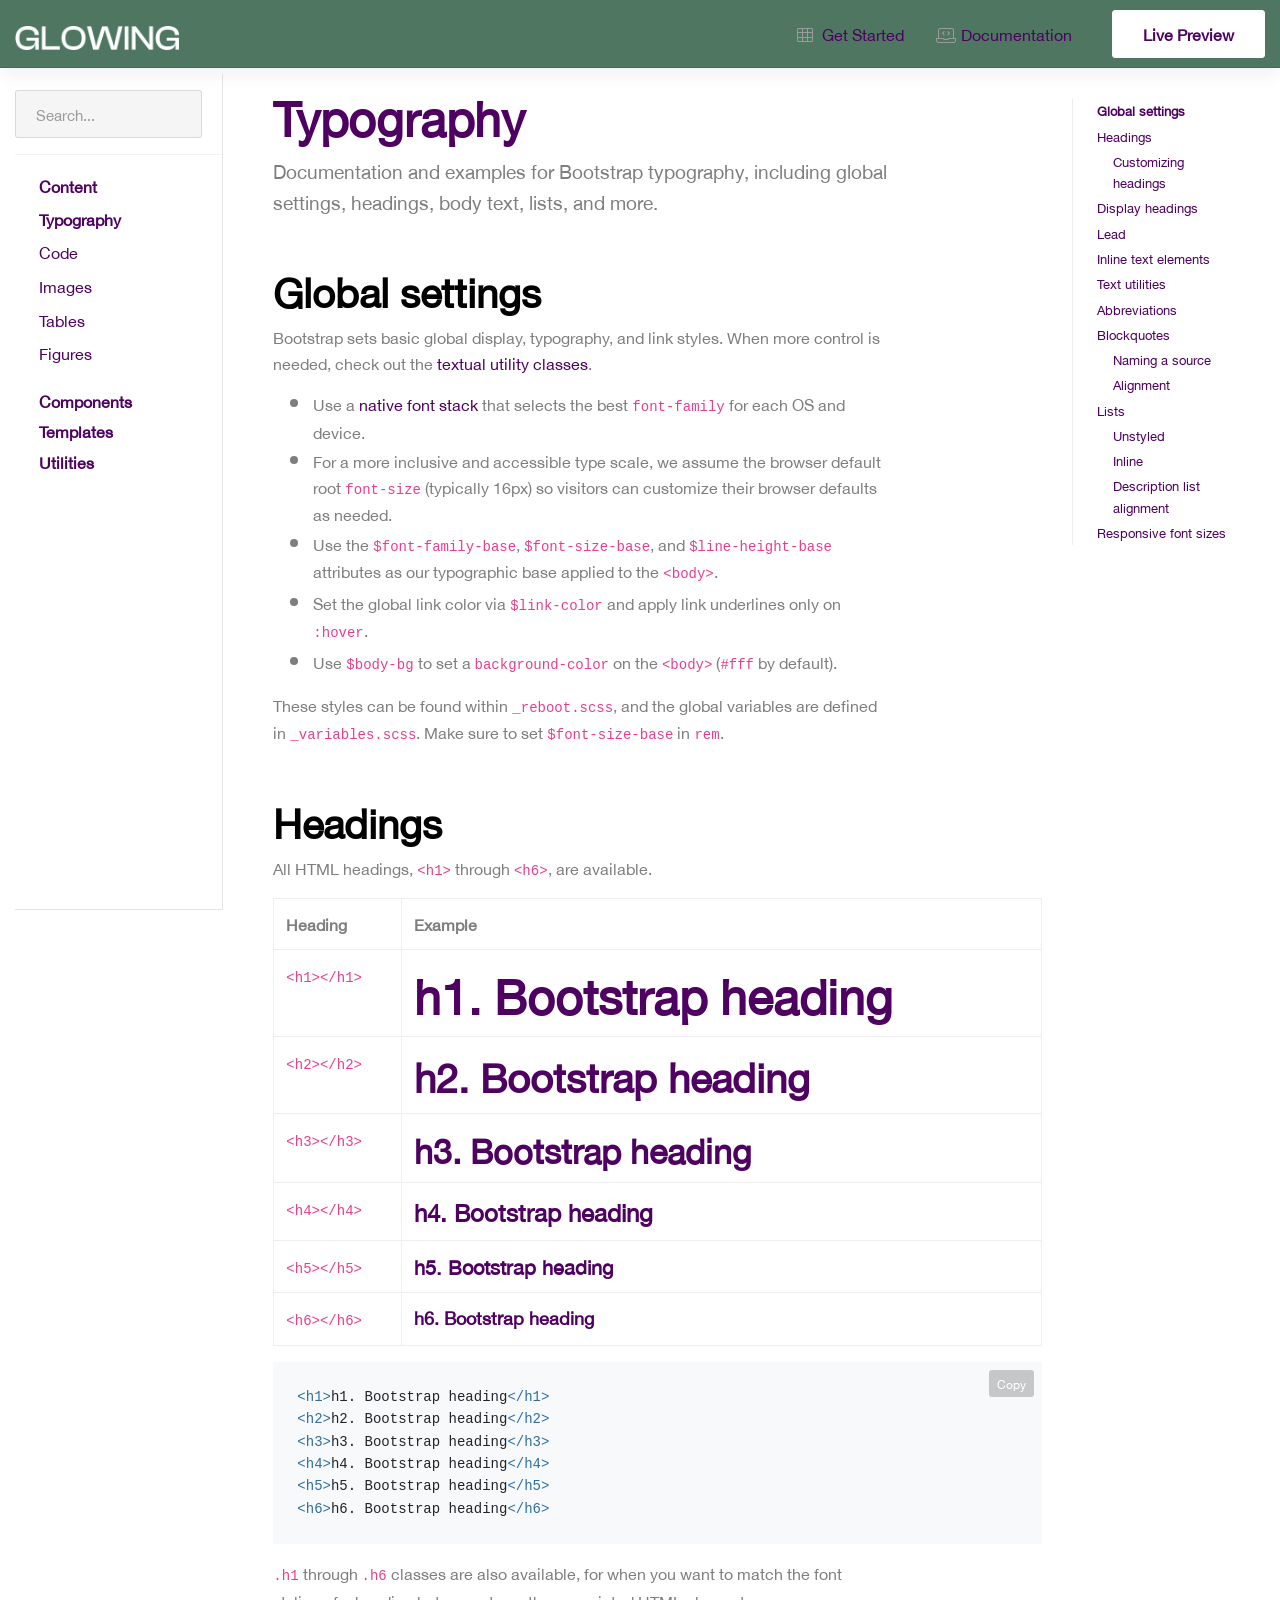
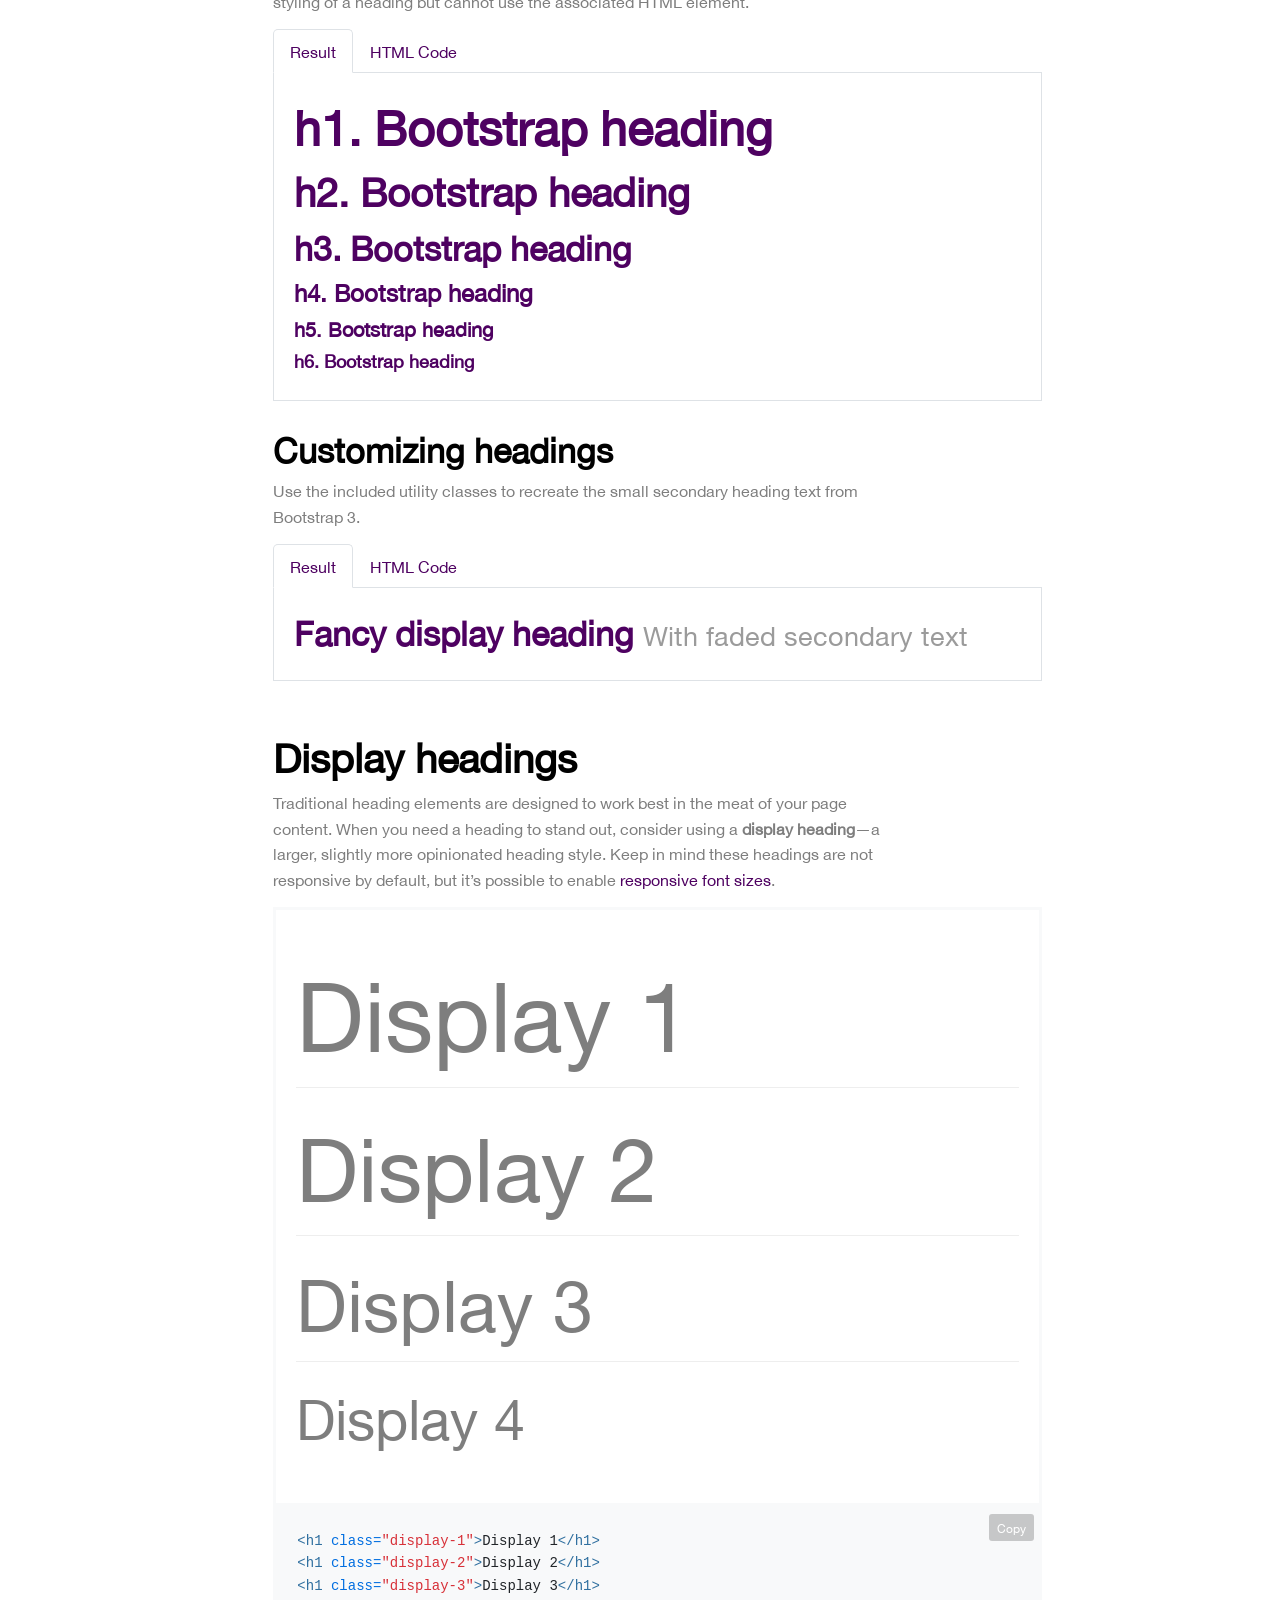
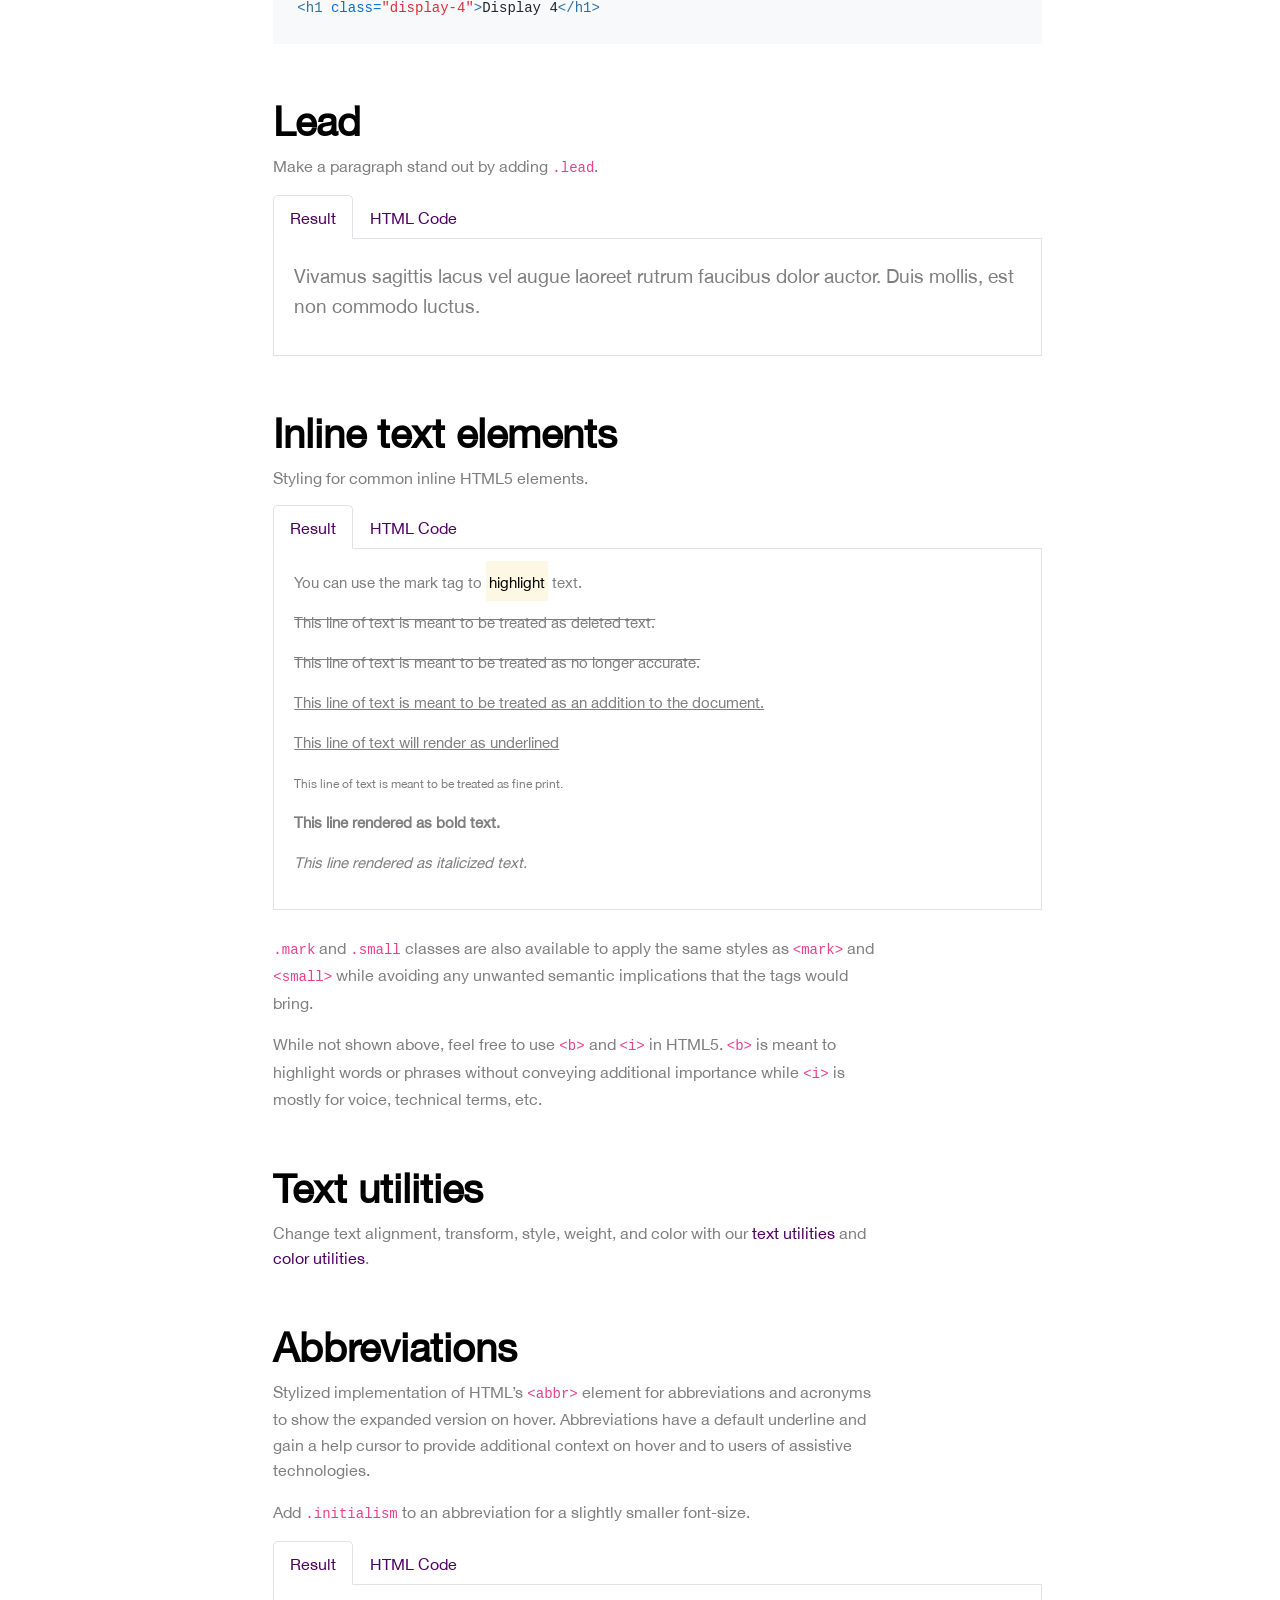
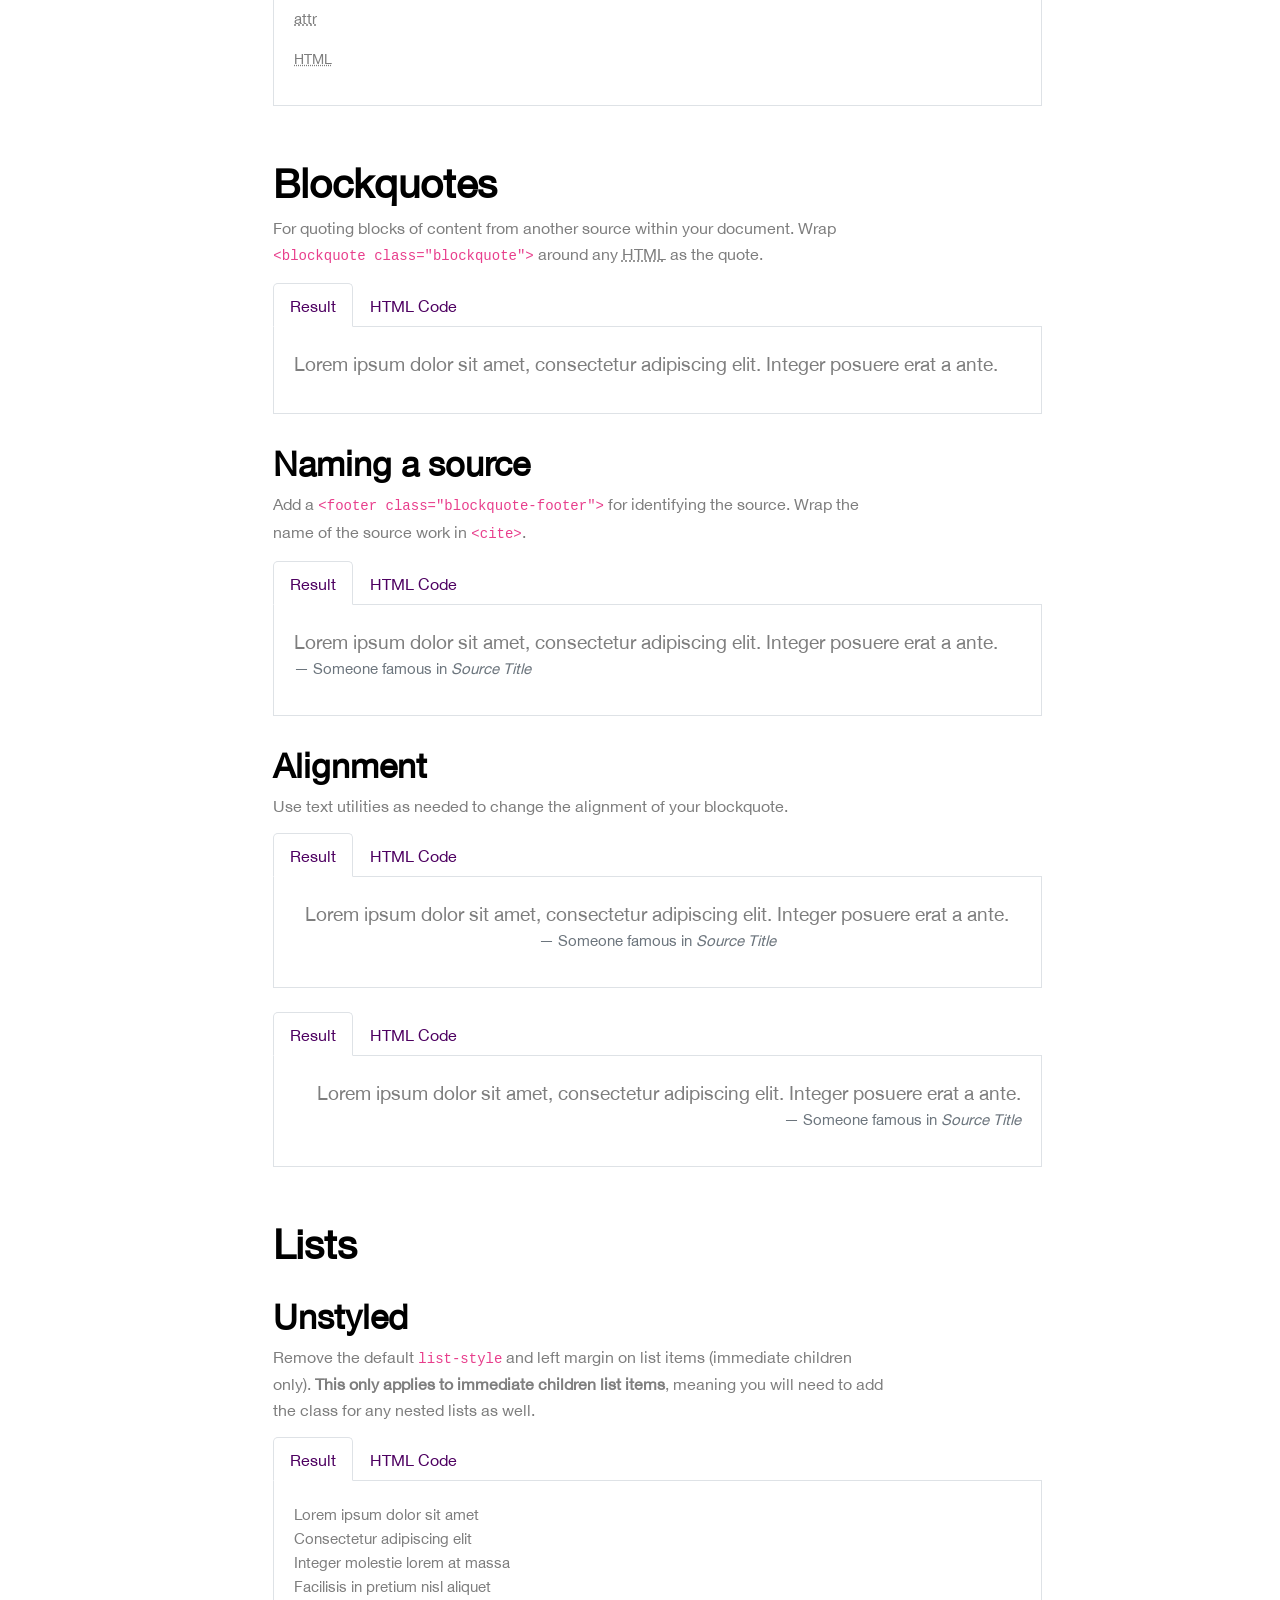
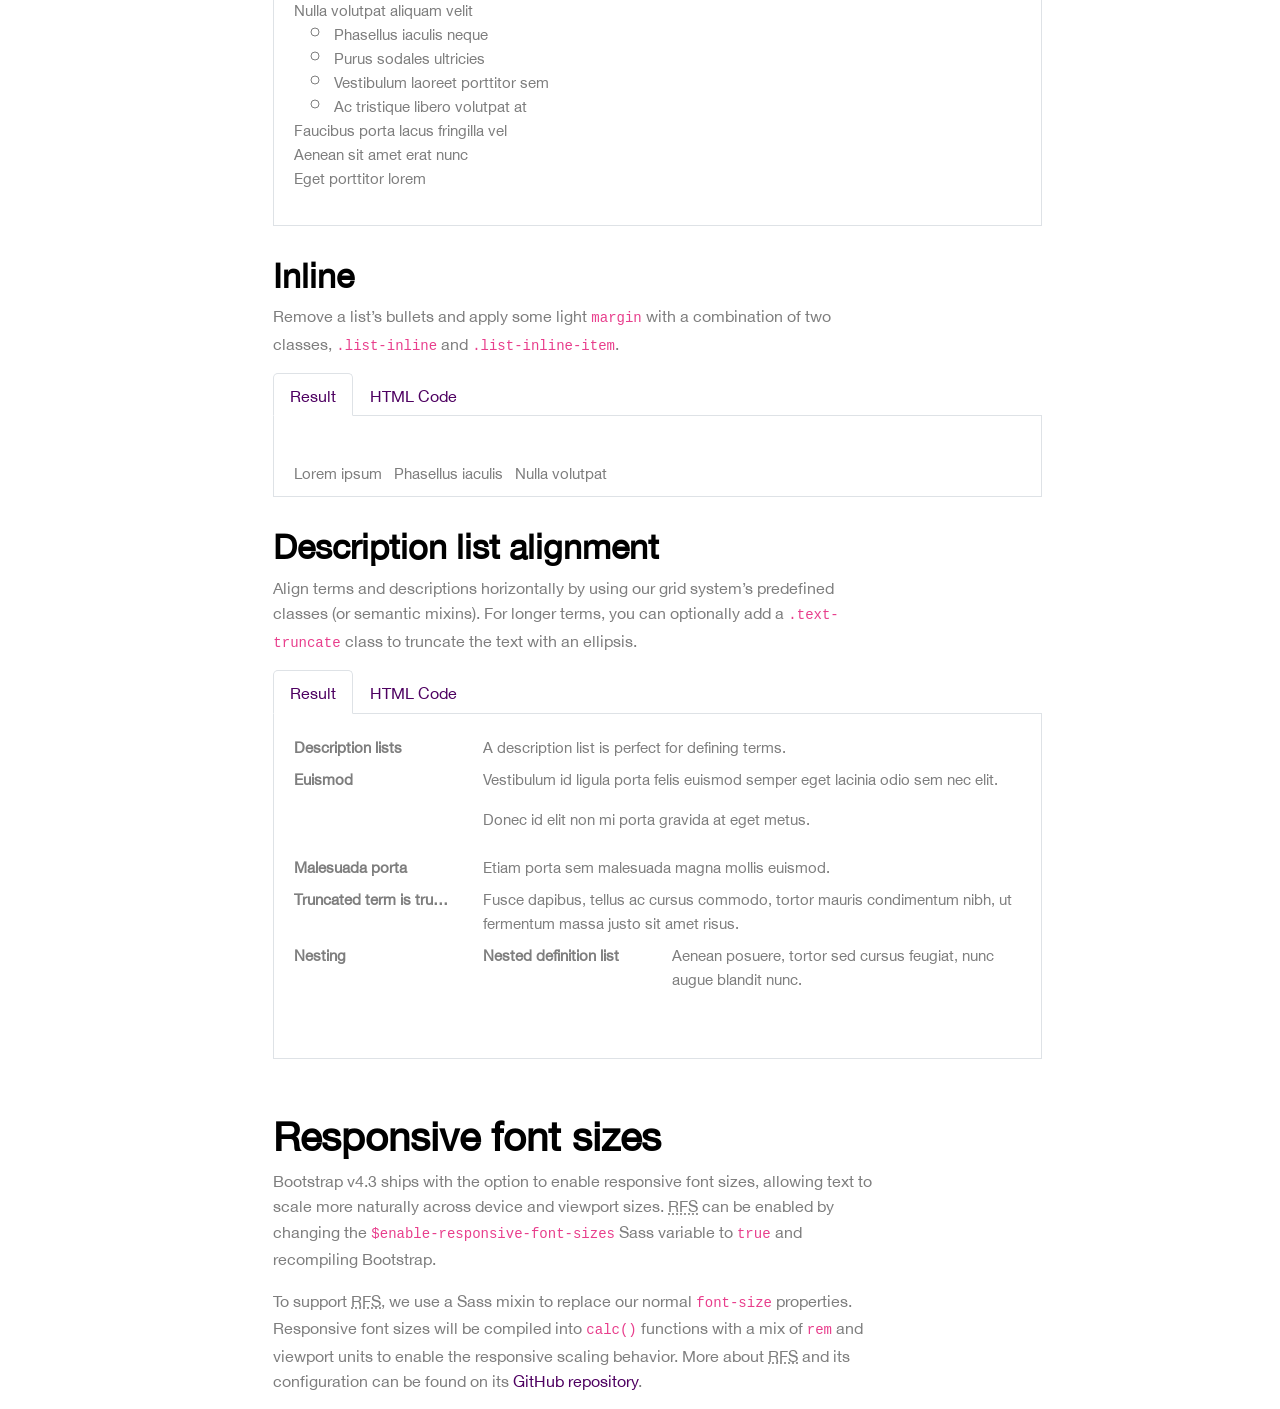
<file: docs/index.html>
<!DOCTYPE html>
<html lang="en-US">
  <meta charset="utf-8">
  <title>Redirecting&hellip;</title>
  <link rel="canonical" href="content/typography.html">
  <script>
    location="content/typography.html"
  </script>
  <meta http-equiv="refresh" content="0; url=content/typography.html">
  <meta name="robots" content="noindex">
  <h1>Redirecting&hellip;</h1>
  <a href="content/typography.html">Click here if you are not redirected.</a>
</html>
</file>
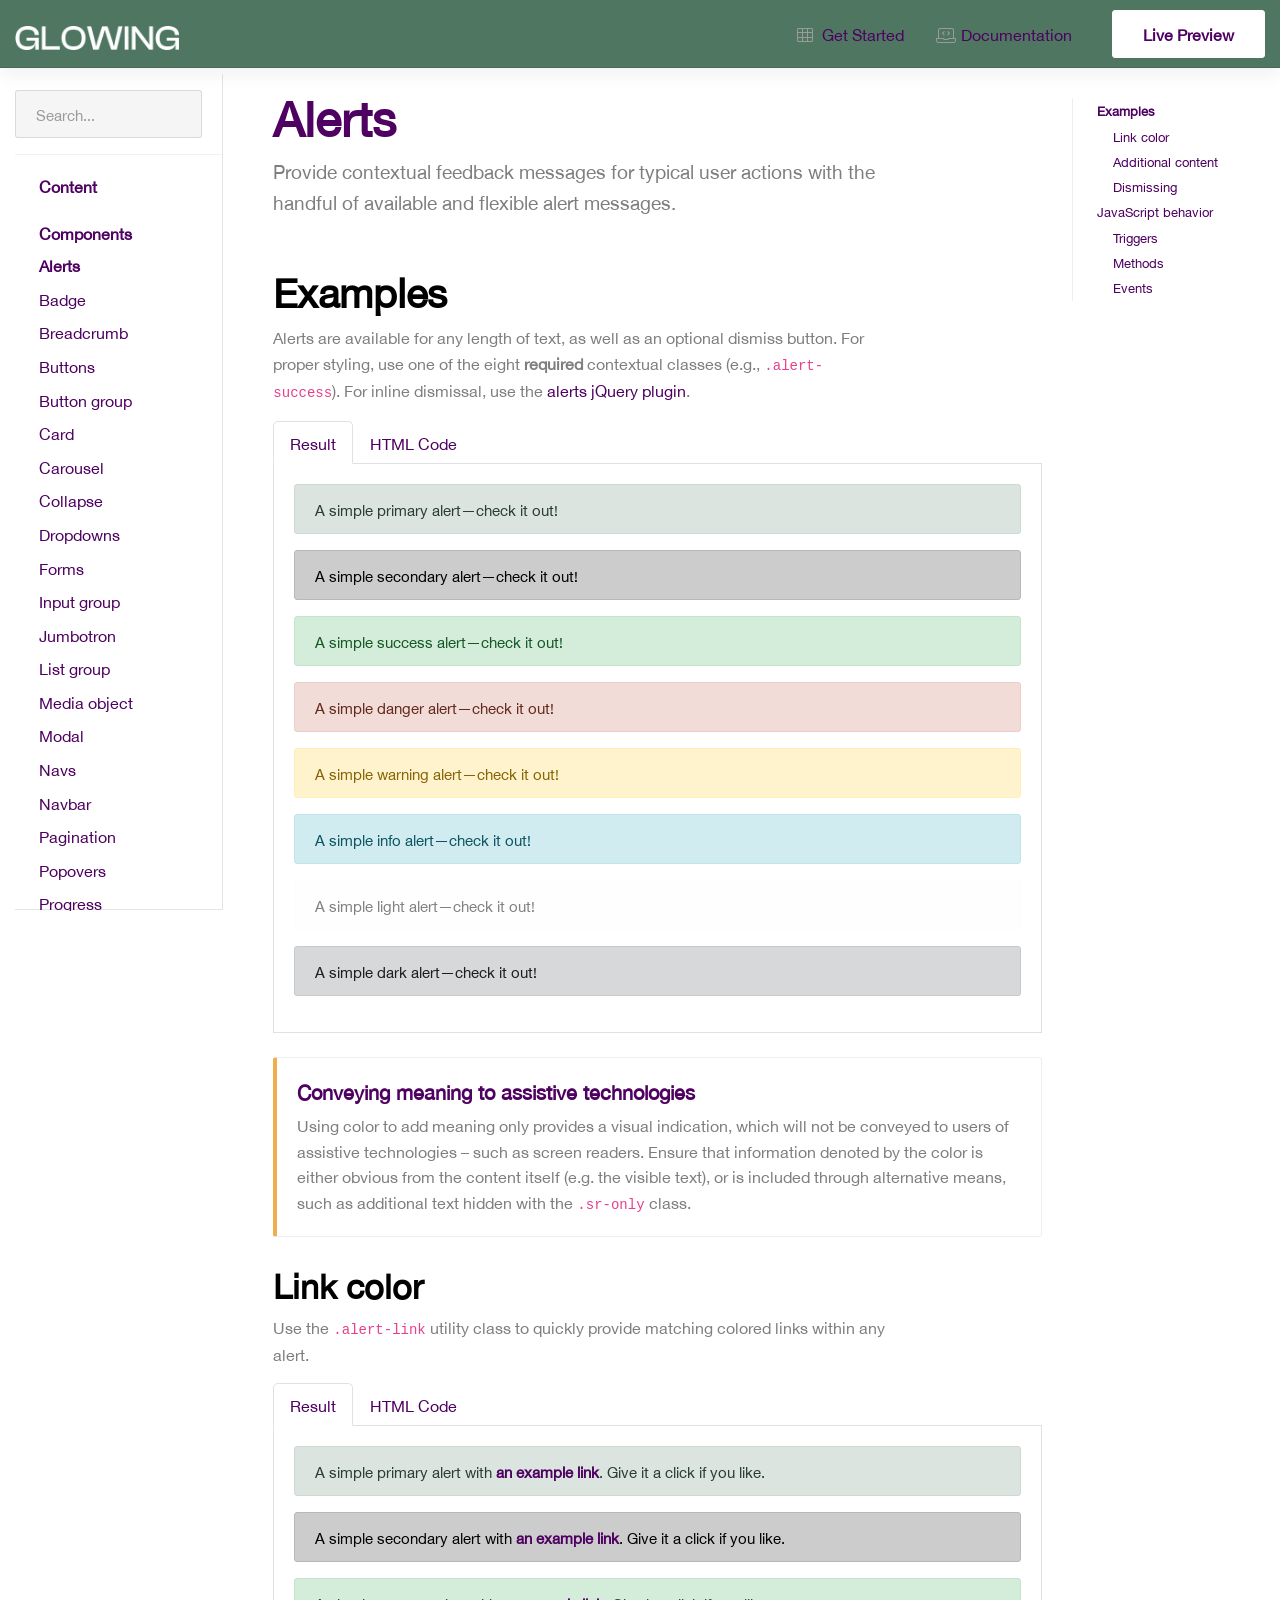
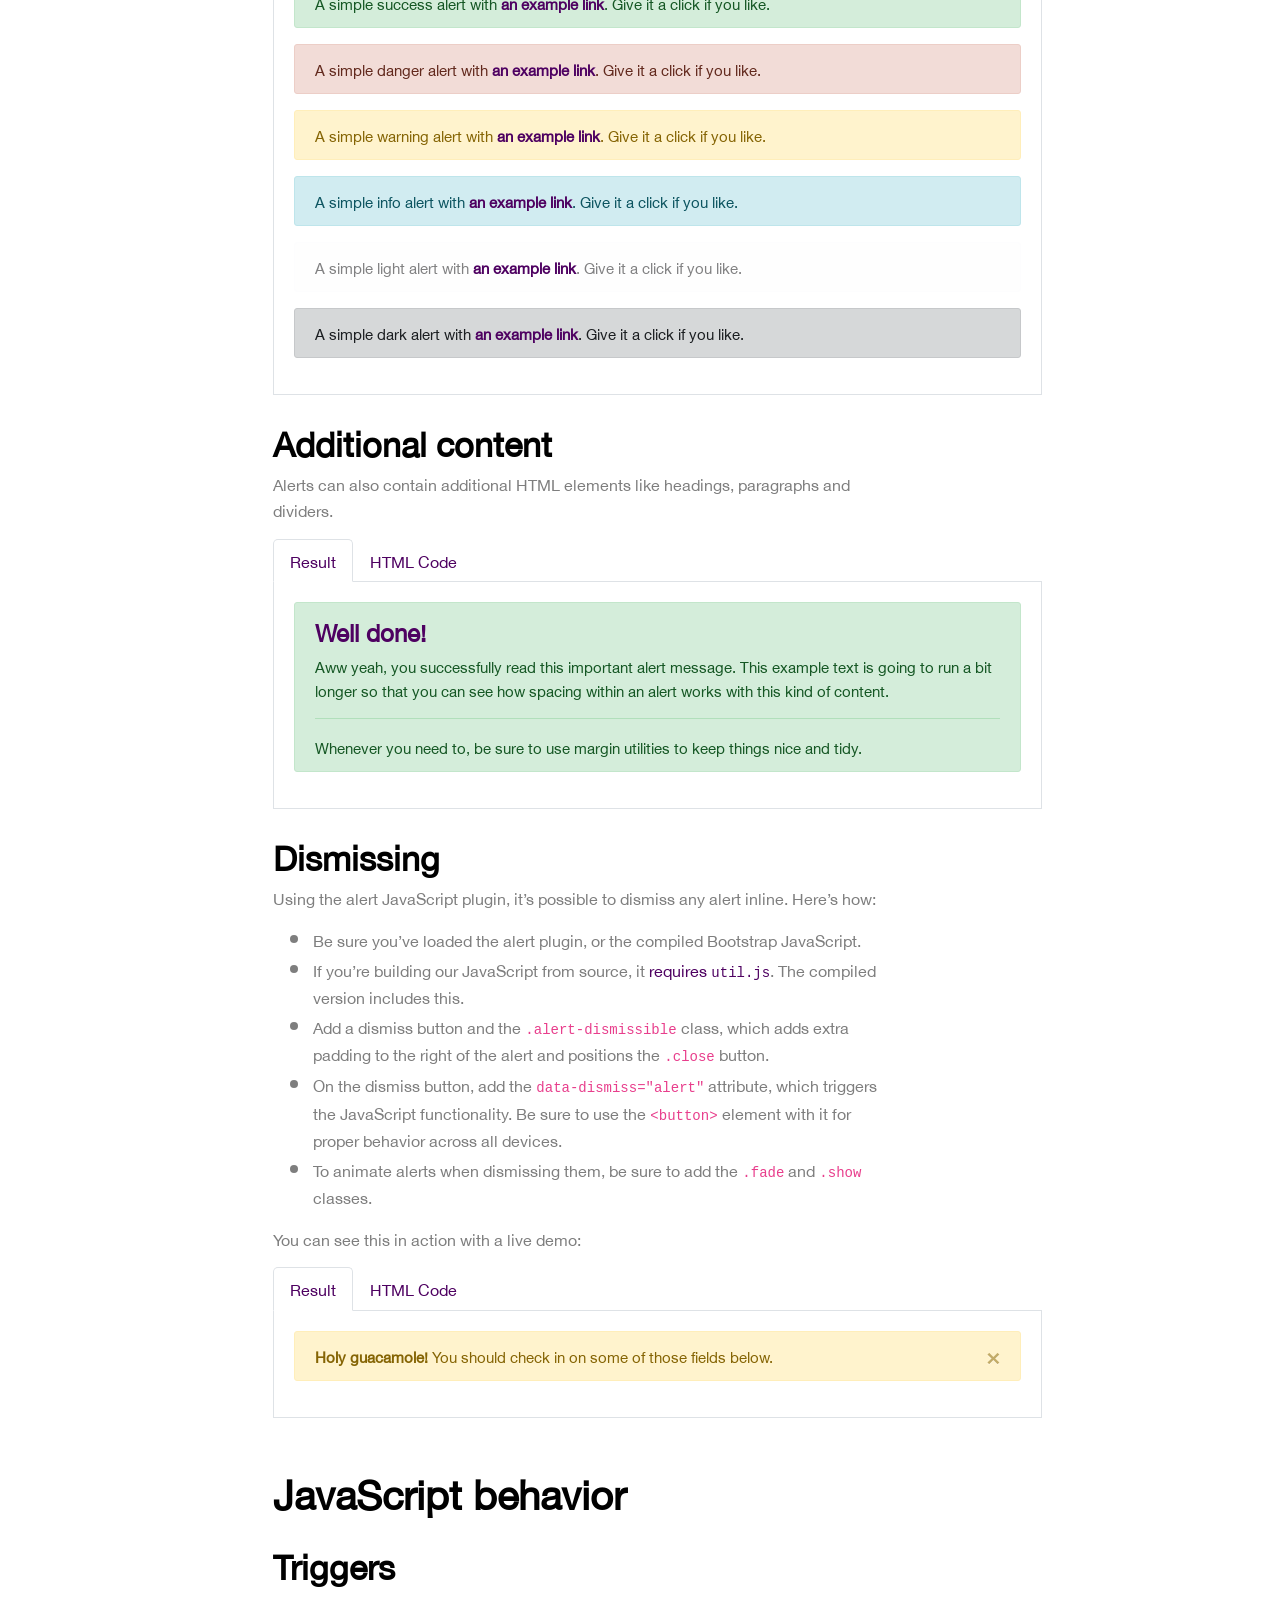
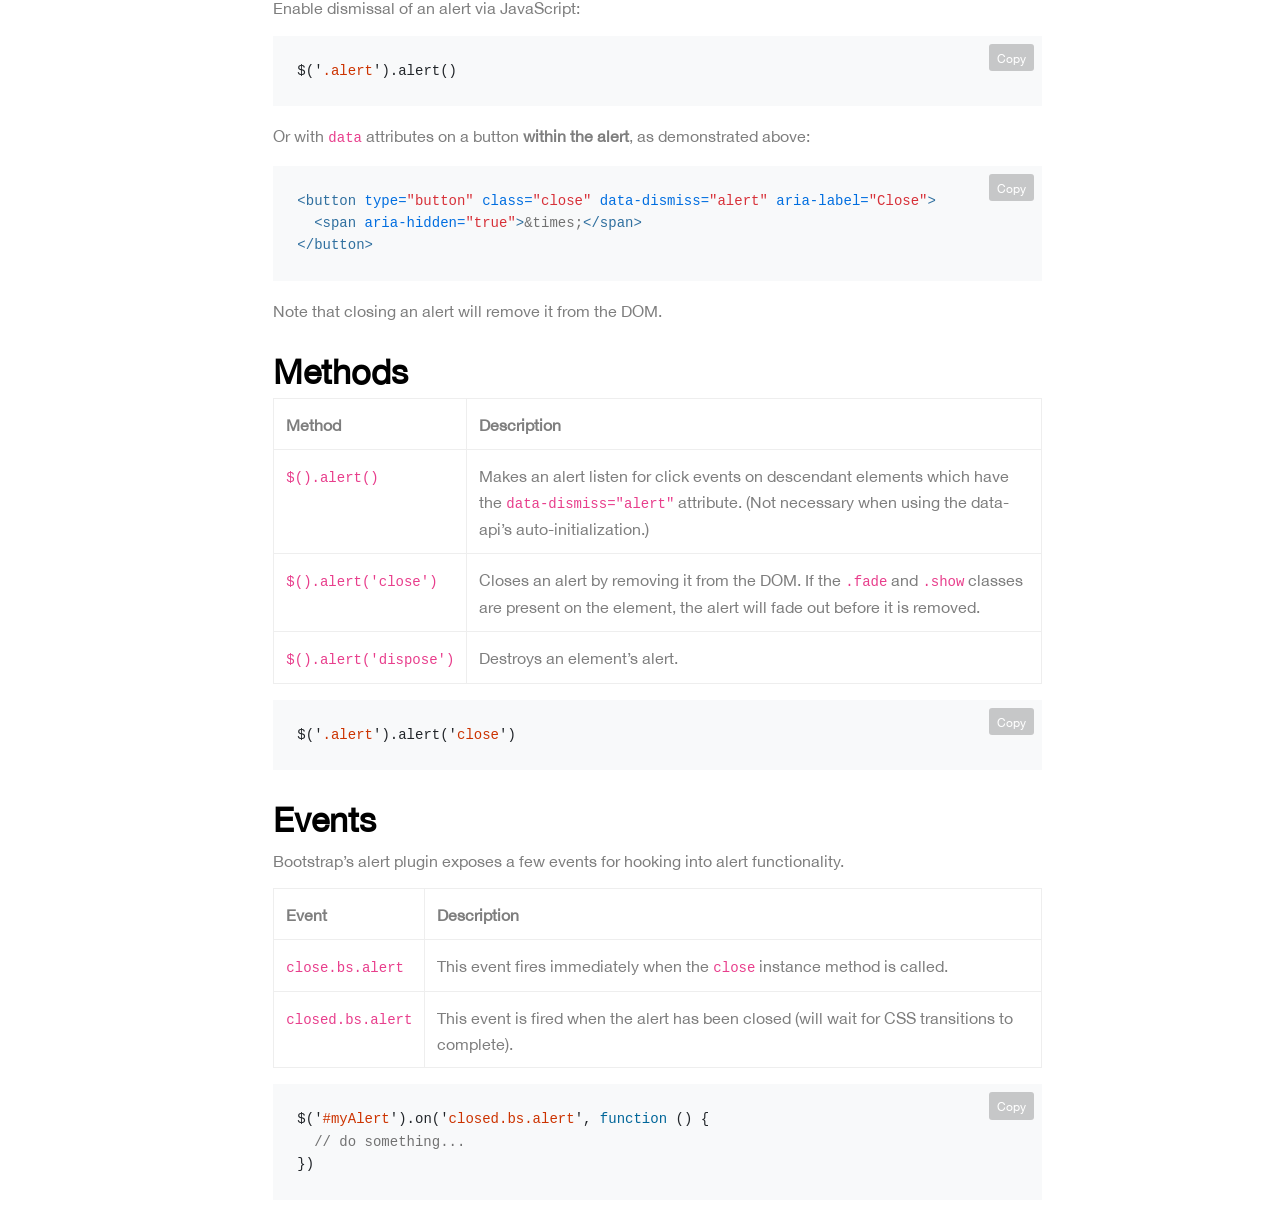
<file: docs/components/alerts.html>
<!doctype html>
<html lang="en">
  <head>
    <meta charset="utf-8">
    <meta name="viewport" content="width=device-width, initial-scale=1, shrink-to-fit=no">
    <meta name="description" content="Provide contextual feedback messages for typical user actions with the handful of available and flexible alert messages.">
    <meta name="author" content="">
    <meta name="generator" content="Jekyll">
    <title>Alerts - Documentation - Glowing</title>
    <!-- Vendors CSS -->
    <link href="https://fonts.googleapis.com/css2?family=Urbanist:ital,wght@0,100;0,200;0,300;0,400;0,500;0,600;0,700;0,800;0,900;1,100;1,200;1,300;1,400;1,500;1,600;1,700;1,800;1,900&display=swap" rel="stylesheet">
    <link rel="stylesheet" href="../../vendors/fontawesome-pro-5/css/all.css">
    <link rel="stylesheet" href="../../vendors/bootstrap-select/css/bootstrap-select.min.css">
    <link rel="stylesheet" href="../../vendors/slick/slick.min.css">
    <link rel="stylesheet" href="../../vendors/magnific-popup/magnific-popup.min.css">
    <link rel="stylesheet" href="../../vendors/jquery-ui/jquery-ui.min.css">
    <link rel="stylesheet" href="../../vendors/mapbox-gl/mapbox-gl.min.css">
    <link rel="stylesheet" href="../../vendors/fonts/font-phosphor/css/phosphor.min.css">
    <link rel="stylesheet" href="../../vendors/fonts/tuesday-night/stylesheet.min.css">
    <link rel="stylesheet" href="../../vendors/fonts/butler/stylesheet.min.css">
    <link rel="stylesheet" href="../../vendors/fonts/a-antara-distance/stylesheet.min.css">
    <link rel="stylesheet" href="../../vendors/animate.css">
    <!-- Themes core CSS -->
    <link rel="stylesheet" href="../../css/themes.css">
    <!-- Themes docs CSS -->
    <link rel="stylesheet" href="../../css/docs.css">
    <!-- Favicons -->
    <link rel="icon" href="../../images/favicon.jpg">
    <!-- Twitter -->
    <meta name="twitter:card" content="summary">
    <meta name="twitter:site" content="@">
    <meta name="twitter:creator" content="@">
    <meta name="twitter:title" content="Alerts">
    <meta name="twitter:description" content="Provide contextual feedback messages for typical user actions with the handful of available and flexible alert messages.">
    <meta name="twitter:image" content="../../images/logo_01.png">
    <!-- Facebook -->
    <meta property="og:url" content="alerts.html">
    <meta property="og:title" content="Alerts">
    <meta property="og:description" content="Provide contextual feedback messages for typical user actions with the handful of available and flexible alert messages.">
    <meta property="og:type" content="website">
    <meta property="og:image" content="../../images/logo_01.png">
    <meta property="og:image:type" content="image/png">
    <meta property="og:image:width" content="1200">
    <meta property="og:image:height" content="630">
  </head>
  <body>
    <header class="navbar navbar-expand navbar-dark bg-primary py-2 px-0 flex-column flex-md-row bd-navbar">
      <div class="container-fluid">
        <a class="navbar-brand" href="../index.html">
          <img src="../../images/logo-white.png" alt="Glowing">
        </a>
        <div class="navbar-nav-scroll ml-auto">
          <ul class="navbar-nav flex-row">
            <li class="nav-item">
              <a class="nav-link px-3 "
                       href="../getting-started/dev-environment-setup.html" title="Get Started"><i
                            class="fal fa-th mr-1"></i> <span class="d-none d-sm-inline-block">Get Started</span></a>
            </li>
            <li class="nav-item">
              <a class="nav-link px-3 "
                       href="../index.html" title="Documentation"><i class="fal fa-laptop-code mr-1"></i><span
                            class="d-none d-sm-inline-block"> Documentation</span></a>
            </li>
          </ul>
        </div>
        <a class="btn btn-white d-none d-lg-inline-block ml-5 btn-md px-6 py-2"
           href="../../index.html">Live Preview</a>
      </div>
    </header>
    <div class="container-fluid">
      <div class="row flex-xl-nowrap">
        <div class="col-md-3 col-xl-2 bd-sidebar">
          <div class="bd-sidebar-wrapper">
            <div class="bd-search d-flex align-items-center px-0 pr-xl-4">
              <div class="position-relative w-100">
                <input type="search" class="form-control search-input shadow-none" id="search-input" placeholder="Search..."
                   aria-label="Search for..." autocomplete="off">
                <ul class="search-result list-group list-group-flush position-absolute shadow fs-14 rounded">
                </ul>
              </div>
              <button class="btn bd-search-docs-toggle d-md-none p-0 ml-auto" type="button" data-toggle="collapse"
                data-target="#bd-docs-nav" aria-controls="bd-docs-nav" aria-expanded="false"
                aria-label="Toggle docs navigation"><svg xmlns="http://www.w3.org/2000/svg" width="30" height="30" viewBox="0 0 30 30" role="img" focusable="false"><title>Menu</title><path stroke="currentColor" stroke-linecap="round" stroke-miterlimit="10" stroke-width="2" d="M4 7h22M4 15h22M4 23h22"/></svg></button>
            </div>
            <nav class="collapse show bd-links" id="bd-docs-nav" aria-label="Main navigation">
              <div class="bd-toc-item">
                <a class="bd-toc-link"
               href="../content/typography.html">
                  Content
                </a>
                <ul class="nav bd-sidenav">
                  <li >
                    <a href="../content/typography.html" class="bd-sidenav-link">
                      Typography
                    </a>
                  </li>
                  <li >
                    <a href="../content/code.html" class="bd-sidenav-link">
                      Code
                    </a>
                  </li>
                  <li >
                    <a href="../content/images.html" class="bd-sidenav-link">
                      Images
                    </a>
                  </li>
                  <li >
                    <a href="../content/tables.html" class="bd-sidenav-link">
                      Tables
                    </a>
                  </li>
                  <li >
                    <a href="../content/figures.html" class="bd-sidenav-link">
                      Figures
                    </a>
                  </li>
                </ul>
              </div>
              <div class="bd-toc-item active">
                <a class="bd-toc-link"
               href="alerts.html">
                  Components
                </a>
                <ul class="nav bd-sidenav">
                  <li  class="active bd-sidenav-active" >
                    <a href="alerts.html" class="bd-sidenav-link">
                      Alerts
                    </a>
                  </li>
                  <li >
                    <a href="badge.html" class="bd-sidenav-link">
                      Badge
                    </a>
                  </li>
                  <li >
                    <a href="breadcrumb.html" class="bd-sidenav-link">
                      Breadcrumb
                    </a>
                  </li>
                  <li >
                    <a href="buttons.html" class="bd-sidenav-link">
                      Buttons
                    </a>
                  </li>
                  <li >
                    <a href="button-group.html" class="bd-sidenav-link">
                      Button group
                    </a>
                  </li>
                  <li >
                    <a href="card.html" class="bd-sidenav-link">
                      Card
                    </a>
                  </li>
                  <li >
                    <a href="carousel.html" class="bd-sidenav-link">
                      Carousel
                    </a>
                  </li>
                  <li >
                    <a href="collapse.html" class="bd-sidenav-link">
                      Collapse
                    </a>
                  </li>
                  <li >
                    <a href="dropdowns.html" class="bd-sidenav-link">
                      Dropdowns
                    </a>
                  </li>
                  <li >
                    <a href="forms.html" class="bd-sidenav-link">
                      Forms
                    </a>
                  </li>
                  <li >
                    <a href="input-group.html" class="bd-sidenav-link">
                      Input group
                    </a>
                  </li>
                  <li >
                    <a href="jumbotron.html" class="bd-sidenav-link">
                      Jumbotron
                    </a>
                  </li>
                  <li >
                    <a href="list-group.html" class="bd-sidenav-link">
                      List group
                    </a>
                  </li>
                  <li >
                    <a href="media-object.html" class="bd-sidenav-link">
                      Media object
                    </a>
                  </li>
                  <li >
                    <a href="modal.html" class="bd-sidenav-link">
                      Modal
                    </a>
                  </li>
                  <li >
                    <a href="navs.html" class="bd-sidenav-link">
                      Navs
                    </a>
                  </li>
                  <li >
                    <a href="navbar.html" class="bd-sidenav-link">
                      Navbar
                    </a>
                  </li>
                  <li >
                    <a href="pagination.html" class="bd-sidenav-link">
                      Pagination
                    </a>
                  </li>
                  <li >
                    <a href="popovers.html" class="bd-sidenav-link">
                      Popovers
                    </a>
                  </li>
                  <li >
                    <a href="progress.html" class="bd-sidenav-link">
                      Progress
                    </a>
                  </li>
                  <li >
                    <a href="scrollspy.html" class="bd-sidenav-link">
                      Scrollspy
                    </a>
                  </li>
                  <li >
                    <a href="spinners.html" class="bd-sidenav-link">
                      Spinners
                    </a>
                  </li>
                  <li >
                    <a href="toasts.html" class="bd-sidenav-link">
                      Toasts
                    </a>
                  </li>
                  <li >
                    <a href="tooltips.html" class="bd-sidenav-link">
                      Tooltips
                    </a>
                  </li>
                </ul>
              </div>
              <div class="bd-toc-item">
                <a class="bd-toc-link"
               href="../templates/header.html">
                  Templates
                </a>
                <ul class="nav bd-sidenav">
                  <li >
                    <a href="../templates/header.html" class="bd-sidenav-link">
                      Header
                    </a>
                  </li>
                  <li >
                    <a href="../templates/footer.html" class="bd-sidenav-link">
                      Footer
                    </a>
                  </li>
                  <li >
                    <a href="../templates/banner.html" class="bd-sidenav-link">
                      Banner
                    </a>
                  </li>
                  <li >
                    <a href="../templates/slider.html" class="bd-sidenav-link">
                      Slider
                    </a>
                  </li>
                  <li >
                    <a href="../templates/video.html" class="bd-sidenav-link">
                      Video
                    </a>
                  </li>
                  <li >
                    <a href="../templates/scroll-navigation.html" class="bd-sidenav-link">
                      Scroll Navigation
                    </a>
                  </li>
                  <li >
                    <a href="../templates/our-team.html" class="bd-sidenav-link">
                      Our Team
                    </a>
                  </li>
                  <li >
                    <a href="../templates/client-logo.html" class="bd-sidenav-link">
                      Client Logo
                    </a>
                  </li>
                  <li >
                    <a href="../templates/countdown.html" class="bd-sidenav-link">
                      Countdown
                    </a>
                  </li>
                  <li >
                    <a href="../templates/image-box.html" class="bd-sidenav-link">
                      Image Box
                    </a>
                  </li>
                  <li >
                    <a href="../templates/instagram.html" class="bd-sidenav-link">
                      Instagram
                    </a>
                  </li>
                  <li >
                    <a href="../templates/testimoinals.html" class="bd-sidenav-link">
                      Testimoinals
                    </a>
                  </li>
                  <li >
                    <a href="../templates/info-box.html" class="bd-sidenav-link">
                      Info Box
                    </a>
                  </li>
                  <li >
                    <a href="../templates/post.html" class="bd-sidenav-link">
                      Post
                    </a>
                  </li>
                  <li >
                    <a href="../templates/subscribe-news-letter.html" class="bd-sidenav-link">
                      Subscribe News Letter
                    </a>
                  </li>
                  <li >
                    <a href="../templates/about-us.html" class="bd-sidenav-link">
                      About Us
                    </a>
                  </li>
                  <li >
                    <a href="../templates/product.html" class="bd-sidenav-link">
                      Product
                    </a>
                  </li>
                  <li >
                    <a href="../templates/product-categories.html" class="bd-sidenav-link">
                      Product Categories
                    </a>
                  </li>
                  <li >
                    <a href="../templates/map.html" class="bd-sidenav-link">
                      Map
                    </a>
                  </li>
                  <li >
                    <a href="../templates/contact-form.html" class="bd-sidenav-link">
                      Contact Form
                    </a>
                  </li>
                  <li >
                    <a href="../templates/accordion.html" class="bd-sidenav-link">
                      Accordion
                    </a>
                  </li>
                  <li >
                    <a href="../templates/widget-blog.html" class="bd-sidenav-link">
                      Widget Blog
                    </a>
                  </li>
                  <li >
                    <a href="../templates/widget-shop.html" class="bd-sidenav-link">
                      Widget Shop
                    </a>
                  </li>
                  <li >
                    <a href="../templates/other.html" class="bd-sidenav-link">
                      Other
                    </a>
                  </li>
                </ul>
              </div>
              <div class="bd-toc-item">
                <a class="bd-toc-link"
               href="../utilities/glowing.html">
                  Utilities
                </a>
                <ul class="nav bd-sidenav">
                  <li >
                    <a href="../utilities/glowing.html" class="bd-sidenav-link">
                      Glowing
                    </a>
                  </li>
                  <li>
                    <a class="bd-sidenav-link" href="https://getbootstrap.com/docs/4.5/utilities/borders/" target="_blank">
                      Bootstraps
                    </a>
                  </li>
                </ul>
              </div>
            </nav>
          </div>
        </div>
        <nav class="d-none d-xl-block col-xl-2 bd-toc " aria-label="Secondary navigation" id="toc-nav">
          <div class="bd-toc-wrapper">
            <ul id="toc" class="section-nav toc-nav nav flex-column">
              <li class="toc-entry nav-item toc-h2"><a href="#examples">Examples</a>
                <ul>
                  <li class="toc-entry nav-item toc-h3"><a href="#link-color">Link color</a></li>
                  <li class="toc-entry nav-item toc-h3"><a href="#additional-content">Additional content</a></li>
                  <li class="toc-entry nav-item toc-h3"><a href="#dismissing">Dismissing</a></li>
                </ul>
              </li>
              <li class="toc-entry nav-item toc-h2"><a href="#javascript-behavior">JavaScript behavior</a>
                <ul>
                  <li class="toc-entry nav-item toc-h3"><a href="#triggers">Triggers</a></li>
                  <li class="toc-entry nav-item toc-h3"><a href="#methods">Methods</a></li>
                  <li class="toc-entry nav-item toc-h3"><a href="#events">Events</a></li>
                </ul>
              </li>
            </ul>
          </div>
        </nav>
        <main class="col-md-9 col-xl-8 bd-content">
          <h1 class="bd-title" id="content">Alerts</h1>
          <p class="bd-lead">Provide contextual feedback messages for typical user actions with the handful of available and flexible alert messages.</p>
          <h2 id="examples">Examples</h2>
          <p>Alerts are available for any length of text, as well as an optional dismiss button. For proper styling, use one of the eight <strong>required</strong> contextual classes (e.g., <code class="language-plaintext highlighter-rouge">.alert-success</code>). For inline dismissal, use the <a href="#dismissing">alerts jQuery plugin</a>.</p>
          <div class="bd-example-wrapper">
            <ul class="nav nav-tabs" role="tablist">
              <li class="nav-item" role="presentation">
                <a class="nav-link active" data-toggle="tab" href="#result-2" role="tab" aria-controls="result-2" aria-selected="true">Result</a>
              </li>
              <li class="nav-item" role="presentation">
                <a class="nav-link" data-toggle="tab" href="#html-2" role="tab" aria-controls="html-2" aria-selected="false">HTML Code</a>
              </li>
            </ul>
            <div class="tab-content" id="examplte-tab-content-2">
              <div class="tab-pane fade show active" id="result-2" role="tabpanel" aria-labelledby="result-2">
                <div class="bd-example">
                  <div class="alert alert-primary" role="alert">
                    A simple primary alert—check it out!
                  </div>
                  <div class="alert alert-secondary" role="alert">
                    A simple secondary alert—check it out!
                  </div>
                  <div class="alert alert-success" role="alert">
                    A simple success alert—check it out!
                  </div>
                  <div class="alert alert-danger" role="alert">
                    A simple danger alert—check it out!
                  </div>
                  <div class="alert alert-warning" role="alert">
                    A simple warning alert—check it out!
                  </div>
                  <div class="alert alert-info" role="alert">
                    A simple info alert—check it out!
                  </div>
                  <div class="alert alert-light" role="alert">
                    A simple light alert—check it out!
                  </div>
                  <div class="alert alert-dark" role="alert">
                    A simple dark alert—check it out!
                  </div>
                </div>
              </div>
              <div class="tab-pane fade" id="html-2" role="tabpanel" aria-labelledby="html-2">
                <figure class="highlight">
                  <pre><code class="language-html" data-lang="html"><span class="nt">&lt;div</span> <span class="na">class=</span><span class="s">"alert alert-primary"</span> <span class="na">role=</span><span class="s">"alert"</span><span class="nt">&gt;</span>
  A simple primary alert—check it out!
<span class="nt">&lt;/div&gt;</span>
<span class="nt">&lt;div</span> <span class="na">class=</span><span class="s">"alert alert-secondary"</span> <span class="na">role=</span><span class="s">"alert"</span><span class="nt">&gt;</span>
  A simple secondary alert—check it out!
<span class="nt">&lt;/div&gt;</span>
<span class="nt">&lt;div</span> <span class="na">class=</span><span class="s">"alert alert-success"</span> <span class="na">role=</span><span class="s">"alert"</span><span class="nt">&gt;</span>
  A simple success alert—check it out!
<span class="nt">&lt;/div&gt;</span>
<span class="nt">&lt;div</span> <span class="na">class=</span><span class="s">"alert alert-danger"</span> <span class="na">role=</span><span class="s">"alert"</span><span class="nt">&gt;</span>
  A simple danger alert—check it out!
<span class="nt">&lt;/div&gt;</span>
<span class="nt">&lt;div</span> <span class="na">class=</span><span class="s">"alert alert-warning"</span> <span class="na">role=</span><span class="s">"alert"</span><span class="nt">&gt;</span>
  A simple warning alert—check it out!
<span class="nt">&lt;/div&gt;</span>
<span class="nt">&lt;div</span> <span class="na">class=</span><span class="s">"alert alert-info"</span> <span class="na">role=</span><span class="s">"alert"</span><span class="nt">&gt;</span>
  A simple info alert—check it out!
<span class="nt">&lt;/div&gt;</span>
<span class="nt">&lt;div</span> <span class="na">class=</span><span class="s">"alert alert-light"</span> <span class="na">role=</span><span class="s">"alert"</span><span class="nt">&gt;</span>
  A simple light alert—check it out!
<span class="nt">&lt;/div&gt;</span>
<span class="nt">&lt;div</span> <span class="na">class=</span><span class="s">"alert alert-dark"</span> <span class="na">role=</span><span class="s">"alert"</span><span class="nt">&gt;</span>
  A simple dark alert—check it out!
<span class="nt">&lt;/div&gt;</span></code></pre>
                </figure>
              </div>
            </div>
          </div>
          <div class="bd-callout bd-callout-warning">
            <h5 id="conveying-meaning-to-assistive-technologies">Conveying meaning to assistive technologies</h5>
            <p>Using color to add meaning only provides a visual indication, which will not be conveyed to users of assistive technologies – such as screen readers. Ensure that information denoted by the color is either obvious from the content itself (e.g. the visible text), or is included through alternative means, such as additional text hidden with the <code class="language-plaintext highlighter-rouge">.sr-only</code> class.</p>
          </div>
          <h3 id="link-color">Link color</h3>
          <p>Use the <code class="language-plaintext highlighter-rouge">.alert-link</code> utility class to quickly provide matching colored links within any alert.</p>
          <div class="bd-example-wrapper">
            <ul class="nav nav-tabs" role="tablist">
              <li class="nav-item" role="presentation">
                <a class="nav-link active" data-toggle="tab" href="#result-3" role="tab" aria-controls="result-3" aria-selected="true">Result</a>
              </li>
              <li class="nav-item" role="presentation">
                <a class="nav-link" data-toggle="tab" href="#html-3" role="tab" aria-controls="html-3" aria-selected="false">HTML Code</a>
              </li>
            </ul>
            <div class="tab-content" id="examplte-tab-content-3">
              <div class="tab-pane fade show active" id="result-3" role="tabpanel" aria-labelledby="result-3">
                <div class="bd-example">
                  <div class="alert alert-primary" role="alert">
                    A simple primary alert with <a href="#" class="alert-link">an example link</a>. Give it a click if you like.
                  </div>
                  <div class="alert alert-secondary" role="alert">
                    A simple secondary alert with <a href="#" class="alert-link">an example link</a>. Give it a click if you like.
                  </div>
                  <div class="alert alert-success" role="alert">
                    A simple success alert with <a href="#" class="alert-link">an example link</a>. Give it a click if you like.
                  </div>
                  <div class="alert alert-danger" role="alert">
                    A simple danger alert with <a href="#" class="alert-link">an example link</a>. Give it a click if you like.
                  </div>
                  <div class="alert alert-warning" role="alert">
                    A simple warning alert with <a href="#" class="alert-link">an example link</a>. Give it a click if you like.
                  </div>
                  <div class="alert alert-info" role="alert">
                    A simple info alert with <a href="#" class="alert-link">an example link</a>. Give it a click if you like.
                  </div>
                  <div class="alert alert-light" role="alert">
                    A simple light alert with <a href="#" class="alert-link">an example link</a>. Give it a click if you like.
                  </div>
                  <div class="alert alert-dark" role="alert">
                    A simple dark alert with <a href="#" class="alert-link">an example link</a>. Give it a click if you like.
                  </div>
                </div>
              </div>
              <div class="tab-pane fade" id="html-3" role="tabpanel" aria-labelledby="html-3">
                <figure class="highlight">
                  <pre><code class="language-html" data-lang="html"><span class="nt">&lt;div</span> <span class="na">class=</span><span class="s">"alert alert-primary"</span> <span class="na">role=</span><span class="s">"alert"</span><span class="nt">&gt;</span>
  A simple primary alert with <span class="nt">&lt;a</span> <span class="na">href=</span><span class="s">"#"</span> <span class="na">class=</span><span class="s">"alert-link"</span><span class="nt">&gt;</span>an example link<span class="nt">&lt;/a&gt;</span>. Give it a click if you like.
<span class="nt">&lt;/div&gt;</span>
<span class="nt">&lt;div</span> <span class="na">class=</span><span class="s">"alert alert-secondary"</span> <span class="na">role=</span><span class="s">"alert"</span><span class="nt">&gt;</span>
  A simple secondary alert with <span class="nt">&lt;a</span> <span class="na">href=</span><span class="s">"#"</span> <span class="na">class=</span><span class="s">"alert-link"</span><span class="nt">&gt;</span>an example link<span class="nt">&lt;/a&gt;</span>. Give it a click if you like.
<span class="nt">&lt;/div&gt;</span>
<span class="nt">&lt;div</span> <span class="na">class=</span><span class="s">"alert alert-success"</span> <span class="na">role=</span><span class="s">"alert"</span><span class="nt">&gt;</span>
  A simple success alert with <span class="nt">&lt;a</span> <span class="na">href=</span><span class="s">"#"</span> <span class="na">class=</span><span class="s">"alert-link"</span><span class="nt">&gt;</span>an example link<span class="nt">&lt;/a&gt;</span>. Give it a click if you like.
<span class="nt">&lt;/div&gt;</span>
<span class="nt">&lt;div</span> <span class="na">class=</span><span class="s">"alert alert-danger"</span> <span class="na">role=</span><span class="s">"alert"</span><span class="nt">&gt;</span>
  A simple danger alert with <span class="nt">&lt;a</span> <span class="na">href=</span><span class="s">"#"</span> <span class="na">class=</span><span class="s">"alert-link"</span><span class="nt">&gt;</span>an example link<span class="nt">&lt;/a&gt;</span>. Give it a click if you like.
<span class="nt">&lt;/div&gt;</span>
<span class="nt">&lt;div</span> <span class="na">class=</span><span class="s">"alert alert-warning"</span> <span class="na">role=</span><span class="s">"alert"</span><span class="nt">&gt;</span>
  A simple warning alert with <span class="nt">&lt;a</span> <span class="na">href=</span><span class="s">"#"</span> <span class="na">class=</span><span class="s">"alert-link"</span><span class="nt">&gt;</span>an example link<span class="nt">&lt;/a&gt;</span>. Give it a click if you like.
<span class="nt">&lt;/div&gt;</span>
<span class="nt">&lt;div</span> <span class="na">class=</span><span class="s">"alert alert-info"</span> <span class="na">role=</span><span class="s">"alert"</span><span class="nt">&gt;</span>
  A simple info alert with <span class="nt">&lt;a</span> <span class="na">href=</span><span class="s">"#"</span> <span class="na">class=</span><span class="s">"alert-link"</span><span class="nt">&gt;</span>an example link<span class="nt">&lt;/a&gt;</span>. Give it a click if you like.
<span class="nt">&lt;/div&gt;</span>
<span class="nt">&lt;div</span> <span class="na">class=</span><span class="s">"alert alert-light"</span> <span class="na">role=</span><span class="s">"alert"</span><span class="nt">&gt;</span>
  A simple light alert with <span class="nt">&lt;a</span> <span class="na">href=</span><span class="s">"#"</span> <span class="na">class=</span><span class="s">"alert-link"</span><span class="nt">&gt;</span>an example link<span class="nt">&lt;/a&gt;</span>. Give it a click if you like.
<span class="nt">&lt;/div&gt;</span>
<span class="nt">&lt;div</span> <span class="na">class=</span><span class="s">"alert alert-dark"</span> <span class="na">role=</span><span class="s">"alert"</span><span class="nt">&gt;</span>
  A simple dark alert with <span class="nt">&lt;a</span> <span class="na">href=</span><span class="s">"#"</span> <span class="na">class=</span><span class="s">"alert-link"</span><span class="nt">&gt;</span>an example link<span class="nt">&lt;/a&gt;</span>. Give it a click if you like.
<span class="nt">&lt;/div&gt;</span></code></pre>
                </figure>
              </div>
            </div>
          </div>
          <h3 id="additional-content">Additional content</h3>
          <p>Alerts can also contain additional HTML elements like headings, paragraphs and dividers.</p>
          <div class="bd-example-wrapper">
            <ul class="nav nav-tabs" role="tablist">
              <li class="nav-item" role="presentation">
                <a class="nav-link active" data-toggle="tab" href="#result-4" role="tab" aria-controls="result-4" aria-selected="true">Result</a>
              </li>
              <li class="nav-item" role="presentation">
                <a class="nav-link" data-toggle="tab" href="#html-4" role="tab" aria-controls="html-4" aria-selected="false">HTML Code</a>
              </li>
            </ul>
            <div class="tab-content" id="examplte-tab-content-4">
              <div class="tab-pane fade show active" id="result-4" role="tabpanel" aria-labelledby="result-4">
                <div class="bd-example">
                  <div class="alert alert-success" role="alert">
                    <h4 class="alert-heading">Well done!</h4>
                    <p>Aww yeah, you successfully read this important alert message. This example text is going to run a bit longer so that you can see how spacing within an alert works with this kind of content.</p>
                    <hr />
                    <p class="mb-0">Whenever you need to, be sure to use margin utilities to keep things nice and tidy.</p>
                  </div>
                </div>
              </div>
              <div class="tab-pane fade" id="html-4" role="tabpanel" aria-labelledby="html-4">
                <figure class="highlight">
                  <pre><code class="language-html" data-lang="html"><span class="nt">&lt;div</span> <span class="na">class=</span><span class="s">"alert alert-success"</span> <span class="na">role=</span><span class="s">"alert"</span><span class="nt">&gt;</span>
  <span class="nt">&lt;h4</span> <span class="na">class=</span><span class="s">"alert-heading"</span><span class="nt">&gt;</span>Well done!<span class="nt">&lt;/h4&gt;</span>
  <span class="nt">&lt;p&gt;</span>Aww yeah, you successfully read this important alert message. This example text is going to run a bit longer so that you can see how spacing within an alert works with this kind of content.<span class="nt">&lt;/p&gt;</span>
  <span class="nt">&lt;hr&gt;</span>
  <span class="nt">&lt;p</span> <span class="na">class=</span><span class="s">"mb-0"</span><span class="nt">&gt;</span>Whenever you need to, be sure to use margin utilities to keep things nice and tidy.<span class="nt">&lt;/p&gt;</span>
<span class="nt">&lt;/div&gt;</span></code></pre>
                </figure>
              </div>
            </div>
          </div>
          <h3 id="dismissing">Dismissing</h3>
          <p>Using the alert JavaScript plugin, it’s possible to dismiss any alert inline. Here’s how:</p>
          <ul>
            <li>Be sure you’ve loaded the alert plugin, or the compiled Bootstrap JavaScript.</li>
            <li>If you’re building our JavaScript from source, it <a href="/html-glowing/docs//getting-started/javascript/#util">requires <code class="language-plaintext highlighter-rouge">util.js</code></a>. The compiled version includes this.</li>
            <li>Add a dismiss button and the <code class="language-plaintext highlighter-rouge">.alert-dismissible</code> class, which adds extra padding to the right of the alert and positions the <code class="language-plaintext highlighter-rouge">.close</code> button.</li>
            <li>On the dismiss button, add the <code class="language-plaintext highlighter-rouge">data-dismiss="alert"</code> attribute, which triggers the JavaScript functionality. Be sure to use the <code class="language-plaintext highlighter-rouge">&lt;button&gt;</code> element with it for proper behavior across all devices.</li>
            <li>To animate alerts when dismissing them, be sure to add the <code class="language-plaintext highlighter-rouge">.fade</code> and <code class="language-plaintext highlighter-rouge">.show</code> classes.</li>
          </ul>
          <p>You can see this in action with a live demo:</p>
          <div class="bd-example-wrapper">
            <ul class="nav nav-tabs" role="tablist">
              <li class="nav-item" role="presentation">
                <a class="nav-link active" data-toggle="tab" href="#result-5" role="tab" aria-controls="result-5" aria-selected="true">Result</a>
              </li>
              <li class="nav-item" role="presentation">
                <a class="nav-link" data-toggle="tab" href="#html-5" role="tab" aria-controls="html-5" aria-selected="false">HTML Code</a>
              </li>
            </ul>
            <div class="tab-content" id="examplte-tab-content-5">
              <div class="tab-pane fade show active" id="result-5" role="tabpanel" aria-labelledby="result-5">
                <div class="bd-example">
                  <div class="alert alert-warning alert-dismissible fade show" role="alert">
                    <strong>Holy guacamole!</strong> You should check in on some of those fields below.
                    <button type="button" class="close" data-dismiss="alert" aria-label="Close">
                      <span aria-hidden="true">&times;</span>
                    </button>
                  </div>
                </div>
              </div>
              <div class="tab-pane fade" id="html-5" role="tabpanel" aria-labelledby="html-5">
                <figure class="highlight">
                  <pre><code class="language-html" data-lang="html"><span class="nt">&lt;div</span> <span class="na">class=</span><span class="s">"alert alert-warning alert-dismissible fade show"</span> <span class="na">role=</span><span class="s">"alert"</span><span class="nt">&gt;</span>
  <span class="nt">&lt;strong&gt;</span>Holy guacamole!<span class="nt">&lt;/strong&gt;</span> You should check in on some of those fields below.
  <span class="nt">&lt;button</span> <span class="na">type=</span><span class="s">"button"</span> <span class="na">class=</span><span class="s">"close"</span> <span class="na">data-dismiss=</span><span class="s">"alert"</span> <span class="na">aria-label=</span><span class="s">"Close"</span><span class="nt">&gt;</span>
    <span class="nt">&lt;span</span> <span class="na">aria-hidden=</span><span class="s">"true"</span><span class="nt">&gt;</span><span class="ni">&amp;times;</span><span class="nt">&lt;/span&gt;</span>
  <span class="nt">&lt;/button&gt;</span>
<span class="nt">&lt;/div&gt;</span></code></pre>
                </figure>
              </div>
            </div>
          </div>
          <h2 id="javascript-behavior">JavaScript behavior</h2>
          <h3 id="triggers">Triggers</h3>
          <p>Enable dismissal of an alert via JavaScript:</p>
          <figure class="highlight">
            <pre><code class="language-js" data-lang="js"><span class="nx">$</span><span class="p">(</span><span class="dl">'</span><span class="s1">.alert</span><span class="dl">'</span><span class="p">).</span><span class="nx">alert</span><span class="p">()</span></code></pre>
          </figure>
          <p>Or with <code class="language-plaintext highlighter-rouge">data</code> attributes on a button <strong>within the alert</strong>, as demonstrated above:</p>
          <figure class="highlight">
            <pre><code class="language-html" data-lang="html"><span class="nt">&lt;button</span> <span class="na">type=</span><span class="s">"button"</span> <span class="na">class=</span><span class="s">"close"</span> <span class="na">data-dismiss=</span><span class="s">"alert"</span> <span class="na">aria-label=</span><span class="s">"Close"</span><span class="nt">&gt;</span>
  <span class="nt">&lt;span</span> <span class="na">aria-hidden=</span><span class="s">"true"</span><span class="nt">&gt;</span><span class="ni">&amp;times;</span><span class="nt">&lt;/span&gt;</span>
<span class="nt">&lt;/button&gt;</span></code></pre>
          </figure>
          <p>Note that closing an alert will remove it from the DOM.</p>
          <h3 id="methods">Methods</h3>
          <table>
            <thead>
              <tr>
                <th>Method</th>
                <th>Description</th>
              </tr>
            </thead>
            <tbody>
              <tr>
                <td><code class="language-plaintext highlighter-rouge">$().alert()</code></td>
                <td>Makes an alert listen for click events on descendant elements which have the <code class="language-plaintext highlighter-rouge">data-dismiss="alert"</code> attribute. (Not necessary when using the data-api’s auto-initialization.)</td>
              </tr>
              <tr>
                <td><code class="language-plaintext highlighter-rouge">$().alert('close')</code></td>
                <td>Closes an alert by removing it from the DOM. If the <code class="language-plaintext highlighter-rouge">.fade</code> and <code class="language-plaintext highlighter-rouge">.show</code> classes are present on the element, the alert will fade out before it is removed.</td>
              </tr>
              <tr>
                <td><code class="language-plaintext highlighter-rouge">$().alert('dispose')</code></td>
                <td>Destroys an element’s alert.</td>
              </tr>
            </tbody>
          </table>
          <figure class="highlight">
            <pre><code class="language-js" data-lang="js"><span class="nx">$</span><span class="p">(</span><span class="dl">'</span><span class="s1">.alert</span><span class="dl">'</span><span class="p">).</span><span class="nx">alert</span><span class="p">(</span><span class="dl">'</span><span class="s1">close</span><span class="dl">'</span><span class="p">)</span></code></pre>
          </figure>
          <h3 id="events">Events</h3>
          <p>Bootstrap’s alert plugin exposes a few events for hooking into alert functionality.</p>
          <table>
            <thead>
              <tr>
                <th>Event</th>
                <th>Description</th>
              </tr>
            </thead>
            <tbody>
              <tr>
                <td><code class="language-plaintext highlighter-rouge">close.bs.alert</code></td>
                <td>This event fires immediately when the <code>close</code> instance method is called.</td>
              </tr>
              <tr>
                <td><code class="language-plaintext highlighter-rouge">closed.bs.alert</code></td>
                <td>This event is fired when the alert has been closed (will wait for CSS transitions to complete).</td>
              </tr>
            </tbody>
          </table>
          <figure class="highlight">
            <pre><code class="language-js" data-lang="js"><span class="nx">$</span><span class="p">(</span><span class="dl">'</span><span class="s1">#myAlert</span><span class="dl">'</span><span class="p">).</span><span class="nx">on</span><span class="p">(</span><span class="dl">'</span><span class="s1">closed.bs.alert</span><span class="dl">'</span><span class="p">,</span> <span class="kd">function</span> <span class="p">()</span> <span class="p">{</span>
  <span class="c1">// do something...</span>
<span class="p">})</span></code></pre>
          </figure>
        </main>
      </div>
    </div>
    <script src="../../vendors/jquery.min.js"></script>
    <script src="../../vendors/jquery-ui/jquery-ui.min.js"></script>
    <script src="../../vendors/bootstrap/bootstrap.bundle.js"></script>
    <script src="../../vendors/bootstrap-select/js/bootstrap-select.min.js"></script>
    <script src="../../vendors/slick/slick.min.js"></script>
    <script src="../../vendors/waypoints/jquery.waypoints.min.js"></script>
    <script src="../../vendors/counter/countUp.js"></script>
    <script src="../../vendors/magnific-popup/jquery.magnific-popup.min.js"></script>
    <script src="../../vendors/anchor/anchor.min.js"></script>
    <script src="../../vendors/clipboard/clipboard.min.js"></script>
    <script src="../../vendors/hc-sticky/hc-sticky.min.js"></script>
    <script src="../../vendors/mapbox-gl/mapbox-gl.js"></script>
    <!-- Theme scripts -->
    <script src="../../js/theme.js"></script>
    <script src="../../js/doc.js"></script>
    <svg aria-hidden="true" style="position: absolute; width: 0; height: 0; overflow: hidden;" version="1.1"
     xmlns="http://www.w3.org/2000/svg" xmlns:xlink="http://www.w3.org/1999/xlink">
      <defs>
        <symbol id="icon-bedroom" viewBox="0 0 46 32">
          <path d="M44.421 15.217v-9.803c0-2.985-2.428-5.414-5.414-5.414h-31.82c-2.985 0-5.414 2.428-5.414 5.414v9.803c-1.080 0.86-1.775 2.185-1.775 3.67v4.872c0 2.587 2.105 4.692 4.692 4.692h2.406v1.744c0 0.997 0.808 1.805 1.805 1.805s1.805-0.808 1.805-1.805v-1.744h24.782v1.744c0 0.997 0.808 1.805 1.805 1.805s1.805-0.808 1.805-1.805v-1.744h2.406c2.587 0 4.692-2.104 4.692-4.692v-4.872c0-1.485-0.694-2.81-1.775-3.67zM7.188 3.609h31.82c0.995 0 1.805 0.81 1.805 1.805v8.782h-3.489v-3.489c0-1.99-1.619-3.609-3.609-3.609h-5.304c-1.99 0-3.609 1.619-3.609 3.609v3.489h-3.407v-3.489c0-1.99-1.619-3.609-3.609-3.609h-5.304c-1.99 0-3.609 1.619-3.609 3.609v3.489h-3.489v-8.782c0-0.995 0.81-1.805 1.805-1.805zM28.41 14.195v-3.489h5.304v3.489h-5.304zM12.481 14.195v-3.489h5.304v3.489h-5.304zM42.587 23.759c0 0.597-0.486 1.083-1.083 1.083h-36.812c-0.597 0-1.083-0.486-1.083-1.083v-4.872c0-0.597 0.486-1.083 1.083-1.083h36.812c0.597 0 1.083 0.486 1.083 1.083 0 0 0 4.872 0 4.872z"></path>
        </symbol>
        <symbol id="icon-Garage" viewBox="0 0 37 32">
          <path d="M29.463 18.937h-1.601l-1.643-3.892c-0.62-1.467-2.014-2.415-3.553-2.415h-8.301c-1.539 0-2.934 0.948-3.553 2.415l-1.643 3.892h-1.601c-1.42 0-2.575 1.155-2.575 2.576v4.321c0 1.17 0.785 2.16 1.855 2.472v1.113c0 1.423 1.158 2.581 2.581 2.581h2.068c1.423 0 2.581-1.158 2.581-2.581v-1.009h8.875v1.009c0 1.423 1.158 2.581 2.581 2.581h2.068c1.423 0 2.581-1.158 2.581-2.581v-1.113c1.070-0.312 1.855-1.302 1.855-2.472v-4.321c-0-1.421-1.155-2.576-2.575-2.576zM14.365 14.843h8.301c0.648 0 1.243 0.418 1.516 1.063l1.28 3.031h-13.892l1.28-3.031c0.273-0.646 0.868-1.063 1.515-1.063zM29.463 21.149c0.2 0 0.364 0.163 0.364 0.364v4.321c0 0.201-0.163 0.364-0.364 0.364h-21.896c-0.2 0-0.364-0.163-0.364-0.364v-4.321c0-0.201 0.163-0.364 0.364-0.364h21.896zM11.866 29.418c0 0.204-0.166 0.37-0.369 0.37h-2.068c-0.204 0-0.37-0.166-0.37-0.37v-1.009h2.807v1.009zM27.971 29.418c0 0.204-0.166 0.37-0.369 0.37h-2.068c-0.204 0-0.37-0.166-0.37-0.37v-1.009h2.807v1.009z"></path>
          <path d="M14.843 24.779h7.346c0.611 0 1.106-0.495 1.106-1.106s-0.495-1.106-1.106-1.106h-7.346c-0.611 0-1.106 0.495-1.106 1.106s0.495 1.106 1.106 1.106z"></path>
          <path d="M26.393 24.779c0.578 0 1.133-0.509 1.106-1.106-0.027-0.599-0.486-1.106-1.106-1.106-0.579 0-1.133 0.509-1.106 1.106 0.027 0.599 0.486 1.106 1.106 1.106z"></path>
          <path d="M10.638 24.779c0.579 0 1.133-0.509 1.106-1.106-0.027-0.599-0.486-1.106-1.106-1.106-0.579 0-1.133 0.509-1.106 1.106 0.027 0.599 0.486 1.106 1.106 1.106z"></path>
          <path d="M36.397 8.329l-17.409-8.223c-0.299-0.141-0.646-0.141-0.945 0l-17.409 8.223c-0.387 0.183-0.634 0.572-0.634 1v21.565c0 0.611 0.495 1.106 1.106 1.106s1.106-0.495 1.106-1.106v-20.864l16.303-7.7 16.303 7.7v20.864c0 0.611 0.495 1.106 1.106 1.106s1.106-0.495 1.106-1.106v-21.565c0-0.428-0.247-0.817-0.634-1z"></path>
        </symbol>
        <symbol id="icon-long-arrow" viewBox="0 0 156 32">
          <path d="M140.444 32c0.37 0 0.667-0.148 0.889-0.444l14.667-14.667c0.296-0.222 0.444-0.519 0.444-0.889s-0.148-0.667-0.444-0.889l-14.667-14.667c-0.222-0.296-0.519-0.444-0.889-0.444s-0.667 0.148-0.889 0.444l-2.222 2.111c-0.296 0.296-0.444 0.63-0.444 1s0.148 0.667 0.444 0.889l9 8.667h-145c-0.37 0-0.685 0.13-0.944 0.389s-0.389 0.574-0.389 0.944v3.111c0 0.37 0.13 0.685 0.389 0.944s0.574 0.389 0.944 0.389h145l-9 8.667c-0.296 0.222-0.444 0.519-0.444 0.889s0.148 0.704 0.444 1l2.222 2.111c0.222 0.296 0.519 0.444 0.889 0.444z"></path>
        </symbol>
        <symbol id="icon-shower" viewBox="0 0 32 32">
          <path d="M17.925 23.285c-0.036-0.519-0.486-0.91-1.004-0.874s-0.91 0.486-0.874 1.004l0.063 0.907c0.036 0.518 0.485 0.91 1.004 0.874s0.91-0.486 0.874-1.004l-0.063-0.907z"></path>
          <path d="M22.385 20.968c-0.21-0.476-0.765-0.691-1.241-0.481s-0.691 0.765-0.481 1.241l0.345 0.782c0.21 0.475 0.765 0.691 1.241 0.481s0.691-0.765 0.481-1.241l-0.345-0.782z"></path>
          <path d="M26.744 18.696c-0.359-0.376-0.954-0.39-1.331-0.032s-0.39 0.954-0.032 1.331l0.627 0.658c0.359 0.376 0.954 0.39 1.331 0.032s0.39-0.954 0.032-1.331l-0.627-0.658z"></path>
          <path d="M16.801 28.149c-0.519 0.025-0.919 0.467-0.894 0.986l0.046 0.938c0.025 0.519 0.467 0.92 0.986 0.894s0.919-0.467 0.894-0.986l-0.046-0.938c-0.025-0.519-0.467-0.919-0.986-0.894v0z"></path>
          <path d="M22.269 26.827c-0.148-0.498-0.672-0.783-1.17-0.635s-0.783 0.672-0.635 1.17l0.251 0.848c0.148 0.499 0.672 0.782 1.17 0.635s0.783-0.672 0.635-1.17l-0.251-0.848z"></path>
          <path d="M26.692 24.614c-0.268-0.445-0.847-0.588-1.292-0.32s-0.588 0.847-0.32 1.292l0.457 0.757c0.268 0.445 0.847 0.588 1.292 0.32s0.588-0.847 0.32-1.292l-0.457-0.757z"></path>
          <path d="M31.736 23.109l-0.662-0.666c-0.366-0.369-0.962-0.371-1.331-0.004s-0.371 0.962-0.004 1.331l0.662 0.666c0.366 0.368 0.962 0.371 1.331 0.004s0.371-0.962 0.004-1.331z"></path>
          <path d="M27.006 12.503l-0.285-0.64c-0.471-1.058-1.589-1.63-2.682-1.459l-0.176-0.395c-1.024-2.299-3.436-3.566-5.847-3.18l-0.618-1.405c-1.45-3.295-4.714-5.424-8.314-5.424-5.009 0-9.084 4.075-9.084 9.084v21.975c0 0.52 0.421 0.941 0.941 0.941h3.765c0.52 0 0.941-0.421 0.941-0.941v-21.975c0-1.895 1.542-3.437 3.437-3.437 1.362 0 2.597 0.805 3.146 2.052l0.664 1.508c-1.726 1.565-2.287 4.082-1.314 6.27l0.176 0.395c-0.843 0.684-1.189 1.889-0.709 2.968l0.285 0.64c0.623 1.399 2.263 2.038 3.673 1.41l10.59-4.714c1.402-0.624 2.034-2.272 1.41-3.673v0zM22.143 10.775l0.141 0.316-8.844 3.937-0.141-0.316c-0.802-1.803-0.012-3.92 1.819-4.736l2.287-1.019c1.857-0.822 3.943 0.032 4.738 1.818v0zM9.084 3.765c-2.933 0-5.319 2.386-5.319 5.319v21.034h-1.882v-21.034c0-3.971 3.23-7.201 7.201-7.201 2.854 0 5.442 1.688 6.591 4.3l0.546 1.241-1.72 0.766-0.55-1.248c-0.849-1.929-2.76-3.176-4.868-3.176v0zM24.83 14.456l-10.59 4.714c-0.455 0.202-0.986-0.002-1.188-0.456l-0.285-0.64c-0.141-0.317 0.001-0.688 0.318-0.829 0.811-0.361 10.848-4.829 11.088-4.936 0.316-0.141 0.688 0.002 0.829 0.318l0.285 0.64c0.202 0.453-0.003 0.987-0.456 1.188v0z"></path>
        </symbol>
        <symbol id="icon-square" viewBox="0 0 32 32">
          <path d="M32 3.125v25.75c0 1.723-1.402 3.125-3.125 3.125h-3.042c-0.69 0-1.25-0.56-1.25-1.25s0.56-1.25 1.25-1.25h3.042c0.345 0 0.625-0.28 0.625-0.625v-11.562h-11.042c-0.69 0-1.25-0.56-1.25-1.25s0.56-1.25 1.25-1.25h11.042v-11.688c0-0.345-0.28-0.625-0.625-0.625h-14.12v3.667c0 0.69-0.56 1.25-1.25 1.25s-1.25-0.56-1.25-1.25v-3.667h-9.13c-0.345 0-0.625 0.28-0.625 0.625v11.625h9.755v-3.667c0-0.69 0.56-1.25 1.25-1.25s1.25 0.56 1.25 1.25v9.833c0 0.69-0.56 1.25-1.25 1.25s-1.25-0.56-1.25-1.25v-3.666h-9.755v11.625c0 0.345 0.28 0.625 0.625 0.625h9.13v-3.667c0-0.69 0.56-1.25 1.25-1.25s1.25 0.56 1.25 1.25v3.667h6.162c0.69 0 1.25 0.56 1.25 1.25s-0.56 1.25-1.25 1.25h-17.791c-1.723 0-3.125-1.402-3.125-3.125v-25.75c0-1.723 1.402-3.125 3.125-3.125h25.75c1.723 0 3.125 1.402 3.125 3.125z"></path>
        </symbol>
        <symbol id="icon-year" viewBox="0 0 33 32">
          <path d="M30.049 18.712v-8.899c0 0 0 0 0-0.061s0-0.122 0-0.122v-0.061c0-0.061-0.061-0.061-0.061-0.122 0 0 0-0.061-0.061-0.061-0.061-0.061-0.061-0.061-0.122-0.122 0 0 0 0-0.061 0l-12.922-5.242c-0.061 0-0.122-0.061-0.244-0.061h-5.303c0-0.061-0.061-0.183-0.122-0.244l-2.56-3.474c-0.122-0.183-0.305-0.244-0.488-0.244s-0.366 0.061-0.488 0.244l-2.56 3.474c-0.061 0.061-0.061 0.183-0.122 0.244h-4.328c-0.366 0-0.61 0.244-0.61 0.61v5.242c0 0.366 0.244 0.61 0.61 0.61h4.328v13.775c-0.122 0-0.244 0.061-0.366 0.183l-2.865 3.048c-0.061 0.122-0.122 0.305-0.122 0.427v3.535c0 0.366 0.244 0.61 0.61 0.61h11.947c0.366 0 0.61-0.244 0.61-0.61v-3.535c0-0.183-0.061-0.305-0.183-0.427l-2.865-3.048c-0.061-0.122-0.183-0.122-0.366-0.183v-13.775h17.554v8.838c0 0.366 0.244 0.61 0.61 0.61 0.975 0 1.768 0.792 1.768 1.768s-0.792 1.768-1.768 1.768c-0.975 0-1.768-0.792-1.768-1.768 0-0.366-0.244-0.61-0.61-0.61s-0.61 0.244-0.61 0.61c0 1.646 1.341 2.987 2.987 2.987s2.987-1.341 2.987-2.987c-0.061-1.402-1.036-2.621-2.438-2.926zM8.107 1.707l1.707 2.316h-3.413l1.707-2.316zM13.47 28.099v2.682h-10.667v-2.682l2.499-2.682h5.608l2.56 2.682zM10.057 10.971v2.316l-3.901 2.133v-2.316l3.901-2.133zM6.156 11.642v-1.219h2.316l-2.316 1.219zM10.057 14.629v2.316l-3.901 2.133v-2.316l3.901-2.133zM10.057 18.286v2.316l-3.901 2.133v-2.316l3.901-2.133zM10.057 22.004v2.194l-3.901-0.061 3.901-2.133zM1.219 9.204v-4.023h15.299l9.874 4.023h-25.173z"></path>
        </symbol>
        <symbol id="icon-add-new" viewBox="0 0 42 32">
          <path d="M41.108 10.060l-9.584-9.584c-0.635-0.635-1.663-0.635-2.297 0l-3.643 3.643-3.643-3.643c-0.635-0.635-1.663-0.635-2.297 0l-3.643 3.643-3.643-3.643c-0.634-0.635-1.663-0.635-2.297 0l-9.584 9.584c-0.305 0.305-0.476 0.718-0.476 1.148v19.168c0 0.897 0.727 1.624 1.624 1.624h38.335c0.897 0 1.624-0.727 1.624-1.624v-19.168c0-0.431-0.171-0.844-0.476-1.148zM20.792 3.922c0.856 0.856 6.973 6.973 7.959 7.959v16.87h-6.335v-17.543c0-0.431-0.171-0.844-0.476-1.148l-3.643-3.643 2.495-2.495zM3.249 11.881l7.959-7.959 7.959 7.959v16.87h-3.14v-7.959c0-0.897-0.727-1.624-1.624-1.624h-6.389c-0.897 0-1.624 0.727-1.624 1.624v7.959h-3.141v-16.87zM12.779 28.751h-3.141v-6.335h3.141v6.335zM38.335 28.751h-6.335v-17.543c0-0.431-0.171-0.844-0.476-1.148l-3.643-3.643 2.495-2.495 7.959 7.959v16.87z"></path>
        </symbol>
        <symbol id="icon-my-properties" viewBox="0 0 32 32">
          <path d="M16.625 30.75c0 0.69-0.56 1.25-1.25 1.25h-14.125c-0.69 0-1.25-0.56-1.25-1.25v-17.208c0-0.371 0.165-0.723 0.45-0.96l14.75-12.292c0.464-0.386 1.137-0.386 1.601 0l14.75 12.292c0.53 0.442 0.602 1.23 0.16 1.761s-1.23 0.602-1.761 0.16l-13.95-11.625-13.5 11.25v15.373h12.875c0.69 0 1.25 0.56 1.25 1.25zM30.021 27.368c-1.372 1.654-3.42 3.167-6.088 4.5-0.352 0.176-0.765 0.176-1.117 0-2.668-1.332-4.716-2.846-6.087-4.5-4.071-4.908-1.236-10.325 2.958-10.325 1.672 0 2.901 0.684 3.688 1.327 0.786-0.642 2.016-1.327 3.688-1.327 4.203 0 7.020 5.429 2.959 10.325zM27.062 19.544c-1.729 0-2.637 1.296-2.646 1.309-0.519 0.783-1.613 0.735-2.080 0.005-0.077-0.108-0.974-1.314-2.649-1.314-2.694 0-5.009 5.192 3.688 9.801 8.696-4.608 6.382-9.801 3.687-9.801z"></path>
        </symbol>
        <symbol id="icon-heart" viewBox="0 0 32 32">
          <path d="M23.268 2.4c-2.65 0-4.973 1.182-6.717 3.417-0.233 0.298-0.44 0.596-0.624 0.885-0.184-0.289-0.391-0.587-0.624-0.885-1.745-2.235-4.068-3.417-6.717-3.417-5.005 0-8.586 4.191-8.586 9.22 0 5.751 4.713 11.17 15.282 17.573 0.198 0.12 0.421 0.18 0.645 0.18s0.447-0.060 0.645-0.18c10.569-6.403 15.282-11.822 15.282-17.573 0-5.027-3.577-9.22-8.586-9.22zM26.077 18.781c-2.2 2.455-5.525 5.040-10.151 7.89-4.625-2.85-7.95-5.435-10.151-7.89-2.212-2.468-3.288-4.811-3.288-7.161 0-3.621 2.447-6.732 6.097-6.732 1.859 0 3.444 0.808 4.711 2.402 1.013 1.275 1.44 2.591 1.443 2.6 0.162 0.52 0.643 0.874 1.188 0.874s1.026-0.354 1.188-0.874c0.004-0.013 0.418-1.288 1.398-2.543 1.274-1.632 2.874-2.459 4.756-2.459 3.654 0 6.097 3.114 6.097 6.732 0 2.35-1.075 4.692-3.288 7.161z"></path>
        </symbol>
        <symbol id="icon-save-search" viewBox="0 0 32 32">
          <path d="M32 13.542v12.291c0 0.69-0.56 1.25-1.25 1.25s-1.25-0.56-1.25-1.25v-11.706l-13.5-11.25-13.5 11.25v15.373h13.476c0.69 0 1.25 0.56 1.25 1.25s-0.56 1.25-1.25 1.25h-14.726c-0.69 0-1.25-0.56-1.25-1.25v-17.208c0-0.371 0.165-0.723 0.45-0.96l14.75-12.292c0.464-0.386 1.137-0.386 1.601 0l14.75 12.292c0.285 0.237 0.45 0.589 0.45 0.96zM26.711 29.866c0.488 0.488 0.488 1.28 0 1.768s-1.28 0.488-1.768 0l-5.457-5.457c-4.846 2.625-10.907-0.863-10.907-6.508 0-4.078 3.318-7.396 7.396-7.396 6.422 0 9.746 7.632 5.489 12.346l5.246 5.246zM15.976 24.565c2.699 0 4.896-2.196 4.896-4.896s-2.196-4.896-4.896-4.896c-2.7 0-4.896 2.196-4.896 4.896s2.196 4.896 4.896 4.896z"></path>
        </symbol>
        <symbol id="icon-review" viewBox="0 0 32 32">
          <path d="M16 0c-8.843 0-16 7.156-16 16 0 2.806 0.732 5.547 2.122 7.965l-2.062 6.402c-0.144 0.446-0.026 0.936 0.306 1.267 0.328 0.328 0.816 0.451 1.267 0.306l6.402-2.062c2.417 1.39 5.158 2.122 7.965 2.122 8.843 0 16-7.156 16-16 0-8.843-7.156-16-16-16zM16 29.5c-2.535 0-5.006-0.707-7.146-2.045-0.308-0.192-0.69-0.244-1.046-0.13l-4.621 1.488 1.488-4.621c0.113-0.351 0.065-0.733-0.13-1.046-1.338-2.14-2.045-4.611-2.045-7.146 0-7.444 6.056-13.5 13.5-13.5s13.5 6.056 13.5 13.5-6.056 13.5-13.5 13.5zM17.563 16c0 0.863-0.699 1.563-1.563 1.563s-1.563-0.7-1.563-1.563c0-0.863 0.699-1.563 1.563-1.563s1.563 0.699 1.563 1.563zM23.813 16c0 0.863-0.699 1.563-1.563 1.563s-1.563-0.7-1.563-1.563c0-0.863 0.699-1.563 1.563-1.563s1.563 0.699 1.563 1.563zM11.313 16c0 0.863-0.699 1.563-1.563 1.563s-1.563-0.7-1.563-1.563c0-0.863 0.7-1.563 1.563-1.563s1.563 0.699 1.563 1.563z"></path>
        </symbol>
        <symbol id="icon-my-package" viewBox="0 0 32 32">
          <path d="M30.75 0h-22.54c-0.332 0-0.649 0.132-0.884 0.366l-6.96 6.96c-0.224 0.224-0.366 0.544-0.366 0.884v22.539c0 0.69 0.56 1.25 1.25 1.25h22.54c0.331 0 0.649-0.133 0.881-0.364 0.001-0.001 0.002-0.001 0.003-0.002l6.96-6.96c0.234-0.234 0.366-0.552 0.366-0.884v-22.539c0-0.678-0.551-1.25-1.25-1.25zM23.272 6.96c-1.186 0-6.856 0-7.734 0l4.46-4.46h7.734l-4.46 4.46zM9.875 9.46h5.29v5.29h-5.29v-5.29zM8.728 2.5h7.734l-4.46 4.46c-1.639 0-6.139 0-7.734 0l4.46-4.46zM22.54 29.5h-20.040v-20.040h4.875v6.54c0 0.69 0.56 1.25 1.25 1.25h7.79c0.69 0 1.25-0.56 1.25-1.25v-6.54h4.875v20.040zM25.040 27.732v-19.004l4.46-4.46v19.004l-4.46 4.46z"></path>
        </symbol>
        <symbol id="icon-my-profile" viewBox="0 0 32 32">
          <path d="M27.314 19.427c-1.772-1.772-3.887-3.077-6.195-3.853 2.128-1.573 3.511-4.1 3.511-6.944 0-4.758-3.871-8.63-8.63-8.63s-8.63 3.871-8.63 8.63c0 2.844 1.383 5.37 3.511 6.944-2.308 0.776-4.423 2.081-6.195 3.853-3.022 3.022-4.686 7.040-4.686 11.314 0 0.696 0.564 1.26 1.26 1.26h29.481c0.696 0 1.26-0.564 1.26-1.26 0-4.274-1.664-8.292-4.686-11.314zM9.889 8.63c0-3.369 2.741-6.111 6.111-6.111s6.111 2.741 6.111 6.111-2.741 6.111-6.111 6.111c-3.369 0-6.111-2.741-6.111-6.111zM2.578 29.481c0.637-6.845 6.414-12.221 13.422-12.221s12.785 5.376 13.422 12.221h-26.845z"></path>
        </symbol>
        <symbol id="icon-log-out" viewBox="0 0 32 32">
          <path d="M22.898 25.291c-0.705 0-1.277 0.572-1.277 1.277v3.577h-18.266v-27.59h18.266v3.577c0 0.705 0.572 1.277 1.277 1.277s1.277-0.572 1.277-1.277v-4.854c0-0.705-0.572-1.277-1.277-1.277h-20.821c-0.705 0-1.277 0.572-1.277 1.277v30.145c0 0.705 0.572 1.277 1.277 1.277h20.821c0.705 0 1.277-0.572 1.277-1.277v-4.854c-0-0.705-0.572-1.277-1.277-1.277z"></path>
          <path d="M31.21 15.447l-3.432-3.432c-0.499-0.499-1.308-0.499-1.806 0s-0.499 1.308 0 1.806l1.252 1.252-10.581-0c-0.705 0-1.277 0.572-1.277 1.277s0.572 1.277 1.277 1.277l10.581 0-1.252 1.252c-0.499 0.499-0.499 1.308 0 1.806s1.308 0.499 1.806-0l3.432-3.432c0-0 0-0 0-0 0.257-0.257 0.365-0.555 0.374-0.903 0-0.344-0.146-0.675-0.374-0.903z"></path>
        </symbol>
        <symbol id="icon-1" viewBox="0 0 32 32">
          <path d="M16.625 30.75c0 0.69-0.56 1.25-1.25 1.25h-14.125c-0.69 0-1.25-0.56-1.25-1.25v-17.208c0-0.371 0.165-0.723 0.45-0.96l14.75-12.292c0.464-0.386 1.137-0.386 1.601 0l14.75 12.292c0.53 0.442 0.602 1.23 0.16 1.761s-1.23 0.602-1.761 0.16l-13.95-11.625-13.5 11.25v15.373h12.875c0.69 0 1.25 0.56 1.25 1.25zM30.021 27.368c-1.372 1.654-3.42 3.167-6.088 4.5-0.352 0.176-0.765 0.176-1.117 0-2.668-1.332-4.716-2.846-6.087-4.5-4.071-4.908-1.236-10.325 2.959-10.325 1.672 0 2.901 0.684 3.687 1.327 0.786-0.642 2.016-1.327 3.687-1.327 4.203 0 7.020 5.429 2.959 10.325zM27.062 19.544c-1.729 0-2.637 1.296-2.646 1.309-0.519 0.783-1.614 0.735-2.080 0.005-0.077-0.108-0.974-1.314-2.649-1.314-2.694 0-5.009 5.192 3.687 9.801 8.696-4.608 6.382-9.801 3.688-9.801z"></path>
        </symbol>
        <symbol id="icon-2" viewBox="0 0 32 32">
          <path d="M31.732 15.334c-0.285-0.39-7.083-9.556-15.765-9.556s-15.48 9.166-15.765 9.556c-0.27 0.37-0.27 0.872 0 1.243 0.285 0.39 7.083 9.556 15.765 9.556s15.479-9.166 15.765-9.556c0.271-0.37 0.271-0.873 0-1.243zM15.967 24.026c-6.395 0-11.934-6.083-13.573-8.072 1.637-1.99 7.165-8.071 13.573-8.071 6.395 0 11.933 6.082 13.573 8.072-1.637 1.99-7.165 8.071-13.573 8.071z"></path>
          <path d="M15.967 9.638c-3.483 0-6.317 2.834-6.317 6.317s2.834 6.317 6.317 6.317 6.317-2.834 6.317-6.317-2.834-6.317-6.317-6.317zM15.967 20.166c-2.322 0-4.211-1.889-4.211-4.211s1.889-4.211 4.211-4.211 4.211 1.889 4.211 4.211-1.889 4.211-4.211 4.211z"></path>
        </symbol>
        <symbol id="icon-building" viewBox="0 0 32 32">
          <path d="M25.328 31.373v-26.854l0.021-0.020-4.030-4.174v-0.012h-0.012l-0.302-0.313-0.013 0.013-8.912 4.030 0.004 0.010h-0.012v10.087l-4.582 2.072 0.005 0.012v15.149h-2.689v0.627h22.387v-0.627h-1.866zM24.701 4.731v26.642h-3.383v-30.146l3.383 3.503zM12.699 4.451l7.993-3.615v30.537h-1.337v-15.302h-0.005l0.002-0.003-4.521-3.176-2.133 0.965v-9.405zM18.728 16.395v14.978h-3.669v-17.556l3.669 2.578zM8.122 16.614l6.31-2.854v17.613h-6.31v-14.759z"></path>
        </symbol>
        <symbol id="icon-villa" viewBox="0 0 43 32">
          <path d="M37.721 29.014v-15.41h-0.006l0.003-0.005-16.167-11.59-0.013 0.018-0-0.001-16.146 11.578v15.41h-2.635v0.976h37.579v-0.976h-2.615zM6.369 14.103l15.188-10.889 15.188 10.889v14.911h-6.49v-11.655h-0.001l0.002-0.002-6.254-4.664v-0.095h-0.976v16.417h-2.936v-16.417h-0.976v0.095l-6.254 4.666v11.655h-6.49v-14.911zM29.279 17.864l-5.278 2.079v-6.021l5.278 3.936v0.007zM24.001 20.436l5.278-2.079v10.657h-5.278v-8.578zM19.113 19.942l-5.278-2.079v-0.007l5.278-3.936v6.021zM13.835 18.357l5.278 2.079v8.578h-5.278v-10.657z"></path>
        </symbol>
        <symbol id="icon-sofa" viewBox="0 0 41 32">
          <path d="M19.521 8.762c-1.015-0.256-2.091-0.030-2.917 0.614s-1.309 1.632-1.309 2.679v0.28h1.661v-0.28c0.002-1.555 1.058-2.91 2.565-3.292v0z"></path>
          <path d="M17.089 25.881v-0.189c-0.006-1.037-0.679-1.953-1.667-2.27v-3.418c0.010-0.608 0.51-1.093 1.117-1.085h-1.661c-0.608-0.008-1.108 0.477-1.117 1.085v3.418c0.988 0.317 1.66 1.233 1.667 2.27v0.189l1.661-0z"></path>
          <path d="M36.403 18.919h-1.661c0.608-0.008 1.108 0.477 1.117 1.085v3.475c-0.907 0.361-1.505 1.237-1.51 2.213v0.195l1.661 0v-0.195c0.005-0.977 0.603-1.852 1.51-2.213v-3.475c-0.010-0.608-0.509-1.093-1.117-1.085v0z"></path>
          <path d="M13.828 24.557c-0.244-0.17-0.534-0.261-0.831-0.26-0.781-0.010-1.422 0.614-1.434 1.395v5.311h1.661v-5.311c0.002-0.454 0.228-0.879 0.603-1.135z"></path>
          <path d="M38.44 24.297c-0.297-0-0.587 0.090-0.831 0.26 0.375 0.256 0.601 0.68 0.603 1.135v5.311h1.661v-5.311c-0.012-0.781-0.653-1.405-1.434-1.395v0z"></path>
          <path d="M25.669 26.881l-10.242-0.003v1.661l20.582 0.006v-1.661z"></path>
          <path d="M38.517 23.302v-3.298c-0.010-1.158-0.956-2.089-2.114-2.082h-9.121c-0.561-0.003-1.1 0.22-1.495 0.617-0.041 0.042-0.080 0.084-0.117 0.128-0.404-0.474-0.996-0.746-1.619-0.745h-9.173c-1.158-0.008-2.104 0.924-2.114 2.082v3.307c-1.236 0.109-2.187 1.14-2.198 2.381v5.81c0 0.275 0.223 0.498 0.498 0.498h3.864c0.275 0 0.498-0.223 0.498-0.498v-0.664l20.582 0.006v0.658c0 0.275 0.223 0.498 0.498 0.498h3.864c0.275 0 0.498-0.223 0.498-0.498v-5.81c-0.012-1.301-1.053-2.358-2.354-2.39v0zM26.493 19.242c0.209-0.209 0.493-0.326 0.789-0.324h9.121c0.608-0.008 1.108 0.477 1.117 1.085v3.475c-0.907 0.361-1.505 1.237-1.51 2.213v0.195l-9.842-0.003 0.001-5.831c-0.005-0.303 0.112-0.595 0.324-0.811v0zM14.878 18.919h9.172c0.608-0.008 1.108 0.477 1.117 1.085l0.002 5.88-9.743-0.003v-0.189c-0.006-1.037-0.679-1.953-1.667-2.27v-3.418c0.010-0.608 0.51-1.093 1.117-1.085v-0zM14.431 31.003h-2.868v-5.311c0.021-0.777 0.657-1.395 1.434-1.395s1.412 0.618 1.434 1.395v5.311zM15.427 29.84v-2.962l20.582 0.006v2.963l-20.582-0.007zM39.874 31.003h-2.867v-5.311c0.020-0.777 0.656-1.396 1.434-1.396s1.413 0.619 1.434 1.396v5.311z"></path>
          <path d="M17.313 9.63c-0.453 0.32-0.841 0.724-1.143 1.188-0.097 0.149-0.108 0.339-0.027 0.498s0.24 0.263 0.417 0.272c0.178 0.010 0.347-0.076 0.445-0.225 0.234-0.36 0.534-0.672 0.885-0.92 0.223-0.16 0.274-0.469 0.116-0.693s-0.468-0.277-0.692-0.12v0z"></path>
          <path d="M19.176 7.689c-0.227-4.28-3.622-7.689-7.763-7.689-4.273 0-7.752 3.63-7.775 8.101-0.001 0.012-0.002 0.023-0.002 0.035v22.867h-3.137c-0.275 0-0.498 0.223-0.498 0.498s0.223 0.498 0.498 0.498h7.788c0.275 0 0.498-0.223 0.498-0.498s-0.223-0.498-0.498-0.498h-3.653v-22.833c0-0.008 0.001-0.016 0.001-0.024 0-3.942 3.041-7.149 6.779-7.149 3.593 0 6.541 2.964 6.764 6.696-2.21 0.263-3.876 2.135-3.879 4.361v0.779c0 0.275 0.223 0.498 0.498 0.498h2.218c0.22 0.797 0.933 1.387 1.767 1.387s1.547-0.589 1.767-1.387h2.036c0.275 0 0.498-0.223 0.498-0.498v-0.779c-0.003-2.237-1.684-4.115-3.907-4.365v0zM18.781 13.721c-0.281-0.005-0.54-0.151-0.688-0.39h1.376c-0.148 0.238-0.407 0.385-0.688 0.39zM22.086 12.335h-6.791v-0.281c0-1.875 1.52-3.396 3.396-3.396s3.396 1.52 3.396 3.396v0.281z"></path>
        </symbol>
        <symbol id="icon-family" viewBox="0 0 36 32">
          <path d="M32.8 0h-29.291c-1.937 0.002-3.507 1.572-3.509 3.509v24.982c0.002 1.937 1.572 3.507 3.509 3.509h29.291c1.937-0.002 3.507-1.572 3.509-3.509v-24.982c-0.002-1.937-1.572-3.507-3.509-3.509zM32.8 31.085h-29.291c-1.432-0.002-2.592-1.162-2.594-2.593v-19.108h34.478v19.108c-0.002 1.432-1.162 2.592-2.593 2.593zM35.394 8.468h-34.478v-4.959c0.001-1.432 1.162-2.592 2.594-2.594h29.291c1.432 0.001 2.592 1.162 2.593 2.594v4.959z"></path>
          <path d="M10.184 2.96h-0.006c-0.975-0.002-1.767 0.788-1.769 1.763s0.788 1.767 1.763 1.769h0.006c0.975 0.002 1.767-0.788 1.768-1.763s-0.788-1.767-1.763-1.768zM10.777 5.329c-0.159 0.159-0.375 0.248-0.599 0.247h-0.003c-0.47-0.001-0.85-0.382-0.849-0.852s0.382-0.85 0.852-0.849h0.003c0.344 0.001 0.653 0.209 0.784 0.527s0.057 0.684-0.187 0.926l-0 0z"></path>
          <path d="M4.308 2.942h-0.006c-0.975-0.002-1.767 0.788-1.769 1.763s0.788 1.767 1.763 1.768h0.005c0.976 0.002 1.767-0.788 1.769-1.763s-0.788-1.767-1.763-1.769zM4.902 5.31c-0.159 0.159-0.375 0.248-0.599 0.247h-0.003c-0.47-0.001-0.85-0.382-0.849-0.852s0.382-0.85 0.852-0.849h0.003c0.344 0.001 0.653 0.209 0.784 0.527s0.057 0.684-0.187 0.926v0z"></path>
          <path d="M16.059 2.978h-0.005c-0.975-0.002-1.767 0.788-1.769 1.763s0.788 1.767 1.763 1.769h0.006c0.975 0.002 1.767-0.788 1.768-1.763s-0.788-1.767-1.763-1.768zM16.653 5.347c-0.273 0.271-0.693 0.325-1.026 0.133s-0.495-0.585-0.395-0.957c0.1-0.371 0.437-0.629 0.821-0.629h0.003c0.344 0.001 0.653 0.209 0.784 0.527s0.057 0.684-0.187 0.926z"></path>
          <path d="M11.942 26.679c0 0.253 0.205 0.458 0.458 0.458h11.511c0.253 0 0.458-0.205 0.458-0.458v-7.347h1.926c0.198 0 0.374-0.128 0.435-0.316s-0.005-0.395-0.166-0.512l-8.139-5.926c-0.161-0.117-0.378-0.117-0.539 0l-8.139 5.926c-0.16 0.116-0.227 0.323-0.166 0.512s0.237 0.316 0.435 0.316h1.926l-0 7.347zM11.422 18.417l6.733-4.902 6.733 4.902h-0.978c-0.253 0-0.458 0.205-0.458 0.458v7.347h-10.595v-7.347c0-0.253-0.205-0.458-0.458-0.458h-0.977z"></path>
          <path d="M18.154 20.274c1.095 0 1.983-0.888 1.983-1.983s-0.888-1.983-1.983-1.983-1.983 0.888-1.983 1.983c0.001 1.095 0.889 1.982 1.983 1.983zM18.154 17.222c0.59 0 1.068 0.478 1.068 1.068s-0.478 1.068-1.068 1.068-1.068-0.478-1.068-1.068c0.001-0.589 0.479-1.067 1.068-1.068z"></path>
        </symbol>
        <symbol id="icon-heating" viewBox="0 0 52 32">
          <path d="M50.766 0h-49.879c-0.49-0-0.887 0.396-0.887 0.886 0 0 0 0.001 0 0.001v19.111c0 0.49 0.397 0.887 0.887 0.887h49.879c0.49 0 0.887-0.397 0.887-0.887v-19.111c0-0.49-0.396-0.887-0.886-0.887-0 0-0.001 0-0.001 0zM46.671 19.111h-41.688v-8.001h41.688v8.001zM49.879 19.111h-1.435v-8.89c0-0.49-0.396-0.887-0.886-0.887-0 0-0.001 0-0.001 0h-43.462c-0.49-0-0.887 0.396-0.887 0.886 0 0 0 0.001 0 0.001v8.89h-1.435v-17.337h48.105v17.337z"></path>
          <path d="M7.516 14.326h36.62c0.49 0 0.887-0.397 0.887-0.887s-0.397-0.887-0.887-0.887h-36.62c-0.49 0-0.887 0.397-0.887 0.887s0.397 0.887 0.887 0.887z"></path>
          <path d="M7.516 17.618h36.62c0.49 0 0.887-0.397 0.887-0.887s-0.397-0.887-0.887-0.887h-36.62c-0.49 0-0.887 0.397-0.887 0.887s0.397 0.887 0.887 0.887z"></path>
          <path d="M35.541 7.904h12.016c0.49 0 0.887-0.396 0.887-0.886 0-0 0-0.001 0-0.001v-3.041c0-0.49-0.397-0.887-0.887-0.887h-12.016c-0.49 0-0.887 0.397-0.887 0.887v3.041c-0 0.49 0.396 0.887 0.886 0.887 0 0 0.001 0 0.001 0zM36.428 4.863h10.242v1.267h-10.242v-1.267z"></path>
          <path d="M8.442 26.728c-0.377-0.288-0.807-0.725-0.722-1.172 0.088-0.326 0.33-0.588 0.648-0.702 0.472-0.134 0.746-0.624 0.613-1.096s-0.624-0.746-1.096-0.613c-0.966 0.295-1.696 1.090-1.907 2.078-0.116 0.604-0.089 1.785 1.386 2.913 0.344 0.222 0.521 0.63 0.448 1.033-0.112 0.517-0.493 0.935-0.998 1.093-0.469 0.141-0.735 0.635-0.594 1.104 0.113 0.377 0.461 0.634 0.854 0.631 0.087 0 0.174-0.013 0.257-0.038 1.145-0.346 2.004-1.298 2.23-2.473 0.194-1.059-0.242-2.134-1.119-2.759v0z"></path>
          <path d="M15.666 26.728c-0.377-0.288-0.807-0.725-0.722-1.172 0.088-0.326 0.33-0.588 0.648-0.702 0.469-0.143 0.732-0.639 0.589-1.107-0.139-0.455-0.612-0.719-1.072-0.599-0.966 0.295-1.696 1.090-1.907 2.078-0.116 0.604-0.089 1.785 1.386 2.913 0.344 0.222 0.521 0.63 0.448 1.033-0.112 0.517-0.493 0.935-0.998 1.093-0.469 0.141-0.735 0.635-0.594 1.104 0.113 0.375 0.459 0.632 0.85 0.631 0.087 0 0.174-0.013 0.257-0.038 1.145-0.346 2.004-1.298 2.23-2.473 0.196-1.059-0.239-2.135-1.116-2.761v0z"></path>
          <path d="M22.887 26.728c-0.377-0.288-0.807-0.725-0.722-1.172 0.088-0.326 0.33-0.588 0.648-0.702 0.472-0.134 0.746-0.624 0.613-1.096s-0.624-0.746-1.096-0.613v0c-0.966 0.295-1.696 1.090-1.907 2.078-0.116 0.604-0.089 1.785 1.386 2.913 0.344 0.222 0.521 0.63 0.448 1.033-0.112 0.517-0.493 0.935-0.998 1.093-0.469 0.141-0.735 0.635-0.594 1.104 0.113 0.375 0.459 0.632 0.85 0.631 0.087 0 0.174-0.013 0.257-0.038 1.145-0.346 2.004-1.298 2.23-2.473 0.195-1.058-0.24-2.133-1.115-2.759v0z"></path>
          <path d="M30.111 26.728c-0.377-0.288-0.807-0.725-0.722-1.172 0.088-0.326 0.33-0.588 0.648-0.702 0.469-0.143 0.732-0.639 0.589-1.107-0.139-0.455-0.612-0.719-1.072-0.599-0.966 0.295-1.696 1.090-1.907 2.078-0.116 0.604-0.089 1.785 1.386 2.913 0.344 0.222 0.521 0.63 0.448 1.033-0.112 0.517-0.493 0.935-0.998 1.093-0.469 0.141-0.735 0.635-0.594 1.104 0.113 0.375 0.459 0.632 0.85 0.631 0.087 0 0.174-0.013 0.258-0.038 1.145-0.346 2.004-1.298 2.23-2.473 0.196-1.059-0.239-2.135-1.116-2.761v0z"></path>
          <path d="M37.332 26.728c-0.377-0.288-0.807-0.725-0.722-1.172 0.088-0.326 0.33-0.588 0.648-0.702 0.472-0.134 0.746-0.624 0.613-1.096s-0.624-0.746-1.096-0.613c-0.966 0.295-1.696 1.090-1.907 2.078-0.116 0.604-0.089 1.785 1.386 2.913 0.344 0.222 0.521 0.63 0.448 1.033-0.112 0.517-0.493 0.935-0.998 1.093-0.469 0.141-0.735 0.635-0.594 1.104 0.113 0.377 0.461 0.634 0.854 0.631 0.087 0 0.174-0.013 0.258-0.038 1.145-0.346 2.004-1.298 2.23-2.473 0.194-1.059-0.242-2.134-1.119-2.759v0z"></path>
          <path d="M44.556 26.728c-0.377-0.288-0.807-0.725-0.722-1.172 0.088-0.326 0.33-0.588 0.648-0.702 0.469-0.143 0.732-0.639 0.589-1.107-0.139-0.455-0.612-0.719-1.072-0.599-0.966 0.295-1.696 1.090-1.907 2.078-0.116 0.604-0.089 1.785 1.386 2.913 0.344 0.222 0.521 0.63 0.448 1.033-0.112 0.517-0.493 0.935-0.998 1.093-0.469 0.141-0.735 0.635-0.594 1.104 0.113 0.375 0.459 0.632 0.85 0.631 0.087 0 0.174-0.013 0.258-0.038 1.145-0.346 2.004-1.298 2.23-2.473 0.196-1.059-0.239-2.135-1.116-2.761v0z"></path>
        </symbol>
        <symbol id="icon-price" viewBox="0 0 32 32">
          <path d="M32 4.246c0-2.341-1.554-4.246-3.463-4.246h-25.075c-1.91 0-3.463 1.904-3.463 4.246v27.197c0 0.308 0.249 0.557 0.557 0.557v0h27.98c0.308 0 0.557-0.249 0.557-0.557v0-23.012c1.645-0.328 2.905-2.079 2.905-4.185v0zM1.114 30.886v-26.64c0-1.726 1.054-3.131 2.348-3.131 1.283 0 2.327 1.38 2.346 3.084h-3.208c-0.308 0-0.557 0.249-0.557 0.557 0 1.646 0.849 3.128 2.111 3.687h0.003c0.031 0.014 0.063 0.024 0.096 0.032 0.005 0 0.009 0.004 0.014 0.004 0.015 0.003 0.032 0.003 0.047 0.005 0.021 0.003 0.042 0.006 0.064 0.007h23.6v22.394h-26.864zM4.235 7.199c-0.575-0.472-0.946-1.147-1.035-1.886h2.465c-0.186 0.804-0.706 1.49-1.431 1.886h0zM28.538 7.377h-22.734c0.591-0.687 0.965-1.535 1.075-2.435 0.033-0.083 0.043-0.173 0.027-0.261 0.012-0.144 0.020-0.289 0.020-0.436 0.017-1.147-0.386-2.26-1.133-3.131h22.745c1.295 0 2.348 1.405 2.348 3.131s-1.054 3.131-2.349 3.131h0z"></path>
          <path d="M6.147 15.613l0.472-0.253v6.474c0 0.308 0.249 0.557 0.557 0.557h3.072c0.308 0 0.557-0.249 0.557-0.557v-2.758h2.077v2.758c0 0.308 0.249 0.557 0.557 0.557h3.072c0.308 0 0.557-0.249 0.557-0.557v-6.471l0.48 0.255c0.273 0.144 0.61 0.040 0.755-0.232s0.040-0.61-0.232-0.755v0l-6.003-3.18c-0.164-0.087-0.36-0.087-0.524 0l-5.925 3.18c-0.274 0.141-0.381 0.477-0.24 0.751s0.477 0.381 0.751 0.24c0.005-0.003 0.011-0.006 0.016-0.009l0.001 0.001zM11.809 12.575l4.146 2.197v6.505h-1.958v-2.758c0-0.308-0.249-0.557-0.557-0.557h-3.192c-0.308 0-0.557 0.249-0.557 0.557v2.758h-1.958v-6.515l4.076-2.187z"></path>
          <path d="M7.476 24.569h-1.592c-0.308 0-0.557 0.249-0.557 0.557s0.249 0.557 0.557 0.557h1.592c0.308 0 0.557-0.249 0.557-0.557s-0.249-0.557-0.557-0.557z"></path>
          <path d="M13.298 24.569h-2.911c-0.308 0-0.557 0.249-0.557 0.557s0.249 0.557 0.557 0.557h2.911c0.308 0 0.557-0.249 0.557-0.557s-0.249-0.557-0.557-0.557z"></path>
          <path d="M19.12 24.569h-2.912c-0.308 0-0.557 0.249-0.557 0.557s0.249 0.557 0.557 0.557h2.912c0.308 0 0.557-0.249 0.557-0.557s-0.249-0.557-0.557-0.557z"></path>
          <path d="M23.622 24.569h-1.592c-0.308 0-0.557 0.249-0.557 0.557s0.249 0.557 0.557 0.557h1.592c0.308 0 0.557-0.249 0.557-0.557s-0.249-0.557-0.557-0.557z"></path>
          <path d="M20.967 14.093c0.308 0 0.557-0.249 0.557-0.557v-1.592c0-0.308-0.249-0.557-0.557-0.557s-0.557 0.249-0.557 0.557v1.592c0 0.308 0.249 0.557 0.557 0.557z"></path>
          <path d="M20.967 19.069c0.308 0 0.557-0.249 0.557-0.557v-2.488c0-0.308-0.249-0.557-0.557-0.557s-0.557 0.249-0.557 0.557v2.488c-0 0.308 0.249 0.557 0.557 0.558 0 0 0 0 0 0z"></path>
          <path d="M20.967 24.045c0.308 0 0.557-0.249 0.557-0.557v-2.488c0-0.308-0.249-0.557-0.557-0.557s-0.557 0.249-0.557 0.557v2.488c-0 0.308 0.249 0.558 0.557 0.558 0 0 0 0 0.001 0z"></path>
          <path d="M20.967 25.418c-0.308 0-0.557 0.249-0.557 0.557v1.592c0 0.308 0.249 0.557 0.557 0.557s0.557-0.249 0.557-0.557v-1.592c0-0.308-0.249-0.557-0.557-0.557z"></path>
        </symbol>
        <symbol id="icon-status" viewBox="0 0 32 32">
          <path d="M31.173 10.070c-1.097-1.097-2.881-1.097-3.978 0-0.337 0.338-2.491 2.494-2.821 2.823v-7.429c0-0.751-0.293-1.458-0.824-1.989l-2.652-2.652c-0.531-0.531-1.238-0.824-1.989-0.824h-16.098c-1.551 0-2.813 1.262-2.813 2.813v26.375c0 1.551 1.262 2.813 2.813 2.813h18.75c1.551 0 2.813-1.262 2.813-2.813v-8.336l6.798-6.804c1.099-1.099 1.099-2.878 0-3.977zM18.75 1.875c0.177 0 0.518-0.031 0.824 0.275l2.652 2.652c0.297 0.298 0.275 0.624 0.275 0.824h-3.75v-3.75zM22.5 29.187c0 0.517-0.42 0.938-0.938 0.938h-18.75c-0.517 0-0.938-0.421-0.938-0.938v-26.375c0-0.517 0.421-0.938 0.938-0.938h14.062v4.688c0 0.518 0.42 0.937 0.938 0.937h4.687v7.27c0 0-2.766 2.768-2.766 2.768l-1.325 1.325c-0.103 0.103-0.18 0.228-0.227 0.366l-1.326 3.977c-0.112 0.337-0.025 0.708 0.227 0.959s0.623 0.339 0.959 0.227l3.977-1.326c0.138-0.046 0.264-0.124 0.366-0.227l0.114-0.114v6.46zM20.397 19.527l1.326 1.326-0.506 0.506-1.989 0.663 0.663-1.989 0.506-0.506zM23.049 19.526l-1.326-1.326c0.706-0.707 3.842-3.845 4.507-4.51l1.326 1.326-4.507 4.51zM29.847 12.722l-0.966 0.967-1.326-1.326 0.967-0.968c0.366-0.366 0.96-0.366 1.326 0s0.367 0.958-0 1.326z"></path>
          <path d="M4.138 7.963c0.093 0 0.185-0.018 0.271-0.051v4.568c0 0.414 0.336 0.75 0.75 0.75h2.412c0.414 0 0.75-0.336 0.75-0.75v-1.853h1.006v1.853c0 0.414 0.336 0.75 0.75 0.75h2.412c0.414 0 0.75-0.336 0.75-0.75v-4.567c0.086 0.033 0.178 0.050 0.269 0.050 0.279 0 0.534-0.153 0.664-0.4 0.194-0.366 0.053-0.821-0.312-1.015l-4.713-2.496c-0.108-0.058-0.23-0.088-0.352-0.088s-0.244 0.030-0.354 0.088l-4.647 2.494c-0.178 0.092-0.31 0.247-0.371 0.438s-0.044 0.394 0.048 0.572c0.129 0.251 0.385 0.406 0.667 0.406zM11.74 11.729h-0.912v-1.853c0-0.414-0.336-0.75-0.75-0.75h-2.506c-0.414 0-0.75 0.336-0.75 0.75v1.853h-0.912v-4.616l2.889-1.55 2.942 1.559v4.607z"></path>
          <path d="M3.636 15.568c0 0.407 0.333 0.739 0.739 0.739h15.151c0.407 0 0.739-0.333 0.739-0.739s-0.333-0.739-0.739-0.739h-15.151c-0.407 0-0.739 0.333-0.739 0.739z"></path>
          <path d="M16.757 17.627h-12.382c-0.407 0-0.739 0.333-0.739 0.739s0.333 0.739 0.739 0.739h12.382c0.406 0 0.739-0.333 0.739-0.739s-0.333-0.739-0.739-0.739z"></path>
          <path d="M4.375 20.425c-0.407 0-0.739 0.333-0.739 0.739s0.333 0.739 0.739 0.739h11.047c0.407 0 0.739-0.333 0.739-0.739s-0.333-0.739-0.739-0.739h-11.047z"></path>
          <path d="M15.589 23.962c0-0.406-0.333-0.739-0.739-0.739h-10.475c-0.407 0-0.739 0.333-0.739 0.739s0.333 0.739 0.739 0.739h10.475c0.406 0 0.739-0.333 0.739-0.739z"></path>
          <path d="M19.527 26.021h-5.489c-0.406 0-0.739 0.333-0.739 0.739s0.333 0.739 0.739 0.739h5.489c0.407 0 0.739-0.333 0.739-0.739s-0.333-0.739-0.739-0.739z"></path>
        </symbol>
        <symbol id="icon-e1" viewBox="0 0 34 32">
          <path d="M0.67 10.502l0.708-0.514v14.801c0 0.232 0.188 0.42 0.42 0.42s0.42-0.188 0.42-0.42v-15.412l2.898-2.105 2.894 2.111v14.19c0 0.232 0.188 0.42 0.42 0.42s0.42-0.188 0.42-0.42v-13.577l0.705 0.514c0.188 0.137 0.45 0.095 0.587-0.092s0.096-0.45-0.092-0.587l-1.2-0.876v-1.796c0-0.232-0.188-0.42-0.42-0.42s-0.42 0.188-0.42 0.42v1.183l-2.646-1.93c-0.147-0.108-0.347-0.108-0.495-0.001l-4.694 3.41c-0.123 0.088-0.189 0.235-0.174 0.385s0.11 0.281 0.248 0.342 0.298 0.043 0.42-0.047z"></path>
          <path d="M10.586 4.17l0.708-0.514-0.001 11.865c0 0.232 0.188 0.42 0.42 0.42s0.42-0.188 0.42-0.42l0.001-12.476 2.898-2.105 2.894 2.111-0.001 13.335c0 0.232 0.188 0.42 0.42 0.42s0.42-0.188 0.42-0.42l0.001-12.722 0.705 0.514c0.187 0.137 0.45 0.096 0.587-0.092s0.096-0.45-0.092-0.587l-1.2-0.876v-1.796c0-0.232-0.188-0.42-0.42-0.42s-0.42 0.188-0.42 0.42v1.183l-2.646-1.93c-0.147-0.108-0.347-0.108-0.495-0.001l-4.694 3.41c-0.188 0.137-0.229 0.399-0.093 0.587s0.399 0.229 0.587 0.093h0.001z"></path>
          <path d="M21.626 15.549h-0.001c-0.232 0-0.42 0.188-0.42 0.42l-0.001 0.805c-0 0.232 0.187 0.421 0.42 0.421h0.001c0.232 0 0.42-0.188 0.42-0.42l0.001-0.805c0-0.232-0.188-0.421-0.42-0.421z"></path>
          <path d="M19.915 9.438c0.137 0.188 0.399 0.229 0.587 0.093l0.707-0.514-0.003 5.596c0 0.232 0.188 0.42 0.42 0.42s0.42-0.188 0.42-0.42l0.003-6.207 2.898-2.106 2.891 2.109-0.002 1.926v2.306c0 0.232 0.188 0.42 0.42 0.42s0.42-0.188 0.42-0.42v-2.305l0.002-1.314 0.708 0.517c0.121 0.092 0.282 0.111 0.422 0.051s0.235-0.192 0.25-0.343-0.052-0.299-0.177-0.386l-1.202-0.877 0.002-1.794c0-0.232-0.188-0.421-0.42-0.421h-0.001c-0.232 0-0.42 0.188-0.42 0.42l-0.002 1.182-2.645-1.929c-0.147-0.108-0.347-0.108-0.495-0l-4.693 3.41c-0.188 0.136-0.23 0.399-0.093 0.587z"></path>
          <path d="M4.009 29.064c-0.232 0-0.42 0.188-0.42 0.42v2.027c0 0.232 0.188 0.42 0.42 0.42s0.42-0.188 0.42-0.42v-2.027c0-0.232-0.188-0.42-0.42-0.42z"></path>
          <path d="M4.429 22.963c0-0.232-0.188-0.42-0.42-0.42s-0.42 0.188-0.42 0.42v5.006c0 0.232 0.188 0.42 0.42 0.42s0.42-0.188 0.42-0.42v-5.006z"></path>
          <path d="M4.429 20.855c0-0.232-0.188-0.42-0.42-0.42s-0.42 0.188-0.42 0.42v0.531c0 0.232 0.188 0.42 0.42 0.42s0.42-0.188 0.42-0.42v-0.531z"></path>
          <path d="M1.798 28.785c-0.232 0-0.42 0.188-0.42 0.42v1.606c0 0.232 0.188 0.42 0.42 0.42s0.42-0.188 0.42-0.42v-1.606c0-0.232-0.188-0.42-0.42-0.42z"></path>
          <path d="M2.218 25.978c0-0.232-0.188-0.42-0.42-0.42s-0.42 0.188-0.42 0.42v1.667c0 0.232 0.188 0.42 0.42 0.42s0.42-0.188 0.42-0.42v-1.667z"></path>
          <path d="M8.431 28.179c-0.232 0-0.42 0.188-0.42 0.42v2.279c0 0.232 0.188 0.42 0.42 0.42s0.42-0.188 0.42-0.42v-2.279c0-0.232-0.188-0.42-0.42-0.42z"></path>
          <path d="M8.851 25.082c0-0.232-0.188-0.42-0.42-0.42s-0.42 0.188-0.42 0.42v2.028c0 0.232 0.188 0.42 0.42 0.42s0.42-0.188 0.42-0.42v-2.028z"></path>
          <path d="M6.64 21.736c0-0.232-0.188-0.42-0.42-0.42s-0.42 0.188-0.42 0.42v2.687c0 0.232 0.188 0.42 0.42 0.42s0.42-0.188 0.42-0.42v-2.687z"></path>
          <path d="M6.219 25.537c-0.232 0-0.42 0.188-0.42 0.42v5.622c0 0.232 0.188 0.42 0.42 0.42s0.42-0.188 0.42-0.42v-5.622c0-0.232-0.188-0.42-0.42-0.42z"></path>
          <path d="M6.64 20.025c0-0.232-0.188-0.42-0.42-0.42s-0.42 0.188-0.42 0.42v0.511c0 0.232 0.188 0.42 0.42 0.42s0.42-0.188 0.42-0.42v-0.511z"></path>
          <path d="M13.924 18.334c-0.232 0-0.42 0.188-0.42 0.42v3.435c0 0.232 0.188 0.42 0.42 0.42s0.42-0.188 0.42-0.42v-3.435c0-0.232-0.188-0.42-0.42-0.42z"></path>
          <path d="M14.344 17.223c0-0.232-0.188-0.42-0.42-0.42s-0.42 0.188-0.42 0.42v0.137c0 0.232 0.188 0.42 0.42 0.42s0.42-0.188 0.42-0.42v-0.137z"></path>
          <path d="M14.344 10.838c0-0.232-0.188-0.42-0.42-0.42s-0.42 0.188-0.42 0.42v5.006c0 0.232 0.188 0.42 0.42 0.42s0.42-0.188 0.42-0.42v-5.006z"></path>
          <path d="M11.293 17.081v1.606c0 0.232 0.188 0.42 0.42 0.42s0.42-0.188 0.42-0.42v-1.606c0-0.232-0.188-0.42-0.42-0.42s-0.42 0.188-0.42 0.42z"></path>
          <path d="M17.925 17.876v0.878c0 0.232 0.188 0.42 0.42 0.42s0.42-0.188 0.42-0.42v-0.878c0-0.232-0.188-0.42-0.42-0.42s-0.42 0.188-0.42 0.42z"></path>
          <path d="M16.555 12.299c0-0.232-0.188-0.42-0.42-0.42s-0.42 0.188-0.42 0.42v0.115c0 0.232 0.188 0.42 0.42 0.42s0.42-0.188 0.42-0.42v-0.115z"></path>
          <path d="M16.555 13.833c0-0.232-0.188-0.42-0.42-0.42s-0.42 0.188-0.42 0.42v6.683c0 0.232 0.188 0.42 0.42 0.42s0.42-0.188 0.42-0.42v-6.683z"></path>
          <path d="M16.135 21.626c-0.232 0-0.42 0.188-0.42 0.42v0.211c0 0.232 0.188 0.42 0.42 0.42s0.42-0.188 0.42-0.42v-0.211c0-0.232-0.188-0.42-0.42-0.42z"></path>
          <path d="M23.84 12.26c-0.232 0-0.42 0.188-0.42 0.42v2.348c0 0.232 0.188 0.42 0.42 0.42s0.42-0.188 0.42-0.42v-2.348c0-0.232-0.188-0.42-0.42-0.42z"></path>
          <path d="M24.26 11.213c0-0.232-0.188-0.42-0.42-0.42s-0.42 0.188-0.42 0.42v0.027c0 0.232 0.188 0.42 0.42 0.42s0.42-0.188 0.42-0.42v-0.027z"></path>
          <path d="M28.262 13.492c-0.232 0-0.42 0.188-0.42 0.42v0.337c0 0.232 0.188 0.42 0.42 0.42s0.42-0.188 0.42-0.42v-0.337c0-0.232-0.188-0.42-0.42-0.42z"></path>
          <path d="M25.63 12.437v1.868c0 0.232 0.188 0.42 0.42 0.42s0.42-0.188 0.42-0.42v-1.868c0-0.232-0.188-0.42-0.42-0.42s-0.42 0.188-0.42 0.42z"></path>
          <path d="M27.349 15.3c-3.933 0-7.12 3.188-7.121 7.12s3.188 7.12 7.121 7.12 7.12-3.188 7.12-7.12c-0.004-3.931-3.19-7.116-7.12-7.12zM27.349 28.7c-3.468 0-6.28-2.811-6.28-6.28s2.812-6.28 6.28-6.28 6.28 2.812 6.28 6.28c-0.004 3.467-2.813 6.276-6.28 6.28z"></path>
          <path d="M27.349 19.298c0.735 0.001 1.33 0.596 1.331 1.331 0 0.232 0.188 0.42 0.42 0.42s0.42-0.188 0.42-0.42c-0.001-1.037-0.734-1.928-1.751-2.13v-0.583c0-0.232-0.188-0.42-0.42-0.42s-0.42 0.188-0.42 0.42v0.583c-1.096 0.216-1.849 1.23-1.74 2.342s1.043 1.96 2.161 1.96c0.724 0.012 1.306 0.601 1.309 1.325s-0.572 1.318-1.296 1.337c-0.004 0-0.009-0.001-0.013-0.001s-0.008 0.001-0.013 0.001c-0.73-0.007-1.317-0.601-1.318-1.33 0-0.232-0.188-0.42-0.42-0.42s-0.42 0.188-0.42 0.42c0.001 1.037 0.734 1.929 1.751 2.131v0.663c0 0.232 0.188 0.42 0.42 0.42s0.42-0.188 0.42-0.42v-0.663c1.096-0.217 1.849-1.23 1.74-2.342s-1.043-1.96-2.161-1.961c-0.735 0-1.331-0.596-1.331-1.331s0.596-1.331 1.331-1.331z"></path>
        </symbol>
        <symbol id="icon-e2" viewBox="0 0 44 32">
          <path d="M33.25 11.896l-4.293-3.126c0-0.008 0.001-0.016 0.001-0.025v-4.889c0-0.297-0.24-0.538-0.538-0.538s-0.538 0.241-0.538 0.538v4.131l-10.831-7.885c-0.189-0.138-0.444-0.138-0.633 0l-16.198 11.793c-0.188 0.137-0.267 0.38-0.195 0.601s0.279 0.371 0.511 0.371h4.207v18.594c0 0.297 0.241 0.538 0.538 0.538h22.907c0.297 0 0.538-0.241 0.538-0.538v-1.79c0-0.297-0.241-0.538-0.538-0.538s-0.538 0.241-0.538 0.538v1.253h-21.832v-18.595c0-0.297-0.241-0.538-0.538-0.538h-3.093l14.546-10.591 14.546 10.591h-3.093c-0.297 0-0.538 0.24-0.538 0.538v1.883c0 0.297 0.241 0.538 0.538 0.538s0.538-0.241 0.538-0.538v-1.345h4.207c0.233 0 0.439-0.15 0.511-0.371s-0.007-0.464-0.195-0.601z"></path>
          <path d="M28.205 16.62c-3.009 0-5.448 2.439-5.448 5.448s2.439 5.448 5.448 5.448 5.448-2.439 5.448-5.448c-0.004-3.008-2.441-5.445-5.448-5.448zM28.205 26.441c-2.415 0-4.373-1.958-4.373-4.373s1.958-4.373 4.373-4.373c2.415 0 4.373 1.958 4.373 4.373-0.003 2.414-1.959 4.37-4.373 4.373z"></path>
          <path d="M28.205 20.147c0.374 0 0.677 0.303 0.678 0.678 0 0.297 0.24 0.538 0.538 0.538s0.538-0.241 0.538-0.538c-0.001-0.761-0.492-1.434-1.215-1.668v-0.215c0-0.297-0.241-0.538-0.538-0.538s-0.538 0.241-0.538 0.538v0.215c-0.822 0.264-1.328 1.088-1.194 1.94s0.868 1.481 1.732 1.48c0.372 0.001 0.673 0.301 0.676 0.673s-0.295 0.676-0.666 0.682c-0.003 0-0.006 0-0.009 0s-0.006 0-0.009 0c-0.37-0.005-0.668-0.306-0.669-0.677 0-0.297-0.24-0.538-0.538-0.538s-0.538 0.241-0.538 0.538c0.001 0.76 0.492 1.434 1.215 1.668v0.271c0 0.297 0.241 0.538 0.538 0.538s0.538-0.241 0.538-0.538v-0.271c0.821-0.264 1.328-1.088 1.194-1.94s-0.869-1.481-1.732-1.481c-0.374 0-0.678-0.303-0.678-0.677s0.303-0.678 0.678-0.678h0z"></path>
          <path d="M43.931 25.7l-4.399-4.399c-0.154-0.154-0.385-0.2-0.586-0.117s-0.332 0.279-0.332 0.497v1.417h-2.452c0.044-0.342 0.066-0.686 0.066-1.031 0.001-2.113-0.834-4.141-2.323-5.64-0.009-0.011-0.017-0.023-0.027-0.033s-0.022-0.018-0.033-0.027c-2.542-2.521-6.448-3.050-9.569-1.293h-6.481v-1.418c0-0.217-0.131-0.413-0.332-0.497s-0.432-0.037-0.586 0.117l-4.399 4.399c-0.21 0.21-0.21 0.55 0 0.76l4.399 4.399c0.154 0.154 0.385 0.2 0.586 0.117s0.332-0.279 0.332-0.497v-1.418h2.452c-0.317 2.453 0.516 4.915 2.257 6.672 0.009 0.011 0.016 0.022 0.027 0.033s0.022 0.017 0.033 0.027c2.544 2.522 6.452 3.050 9.574 1.294h6.476v1.417c0 0.217 0.131 0.413 0.332 0.497s0.432 0.037 0.586-0.117l4.399-4.399c0.21-0.21 0.21-0.55 0-0.76l-0-0zM33.482 26.584l-0.154-0.154c-0.21-0.21-0.55-0.21-0.76 0s-0.21 0.55 0 0.76l0.154 0.154c-1.116 0.961-2.511 1.539-3.979 1.649v-0.219c0-0.297-0.241-0.538-0.538-0.538s-0.538 0.241-0.538 0.538v0.217c-1.468-0.113-2.861-0.691-3.977-1.65l0.152-0.152c0.21-0.21 0.21-0.55 0-0.76s-0.551-0.21-0.761-0l-0.152 0.152c-0.959-1.116-1.537-2.509-1.65-3.977h0.217c0.297 0 0.538-0.24 0.538-0.538s-0.24-0.538-0.538-0.538h-0.217c0.113-1.467 0.691-2.861 1.65-3.977l0.152 0.152c0.21 0.21 0.551 0.21 0.761-0s0.21-0.55 0-0.76l-0.152-0.152c1.116-0.959 2.509-1.537 3.977-1.65v0.217c0 0.297 0.241 0.538 0.538 0.538s0.538-0.241 0.538-0.538v-0.217c1.467 0.113 2.861 0.691 3.977 1.65l-0.152 0.152c-0.21 0.21-0.21 0.551 0 0.76s0.551 0.21 0.76 0l0.152-0.152c0.959 1.116 1.537 2.509 1.65 3.977h-0.217c-0.297 0-0.538 0.241-0.538 0.538s0.241 0.538 0.538 0.538h0.217c-0.020 0.272-0.057 0.542-0.109 0.81-0.031 0.069-0.047 0.143-0.048 0.218-0.252 1.090-0.763 2.102-1.492 2.952h0zM17.258 19.961c-0.297 0-0.538 0.241-0.538 0.538v0.657l-3.1-3.101 3.1-3.101v0.657c0 0.297 0.241 0.538 0.538 0.538h5.536c-0.078 0.071-0.154 0.144-0.229 0.218-0.011 0.009-0.023 0.017-0.033 0.027s-0.018 0.022-0.027 0.033c-0.974 0.983-1.677 2.2-2.042 3.534h-3.205zM39.69 29.181v-0.657c0-0.297-0.241-0.538-0.538-0.538h-5.53c0.085-0.078 0.168-0.157 0.249-0.239 0.002-0.002 0.005-0.004 0.008-0.006s0.004-0.005 0.006-0.007c0.985-0.987 1.697-2.214 2.064-3.56h3.204c0.297 0 0.538-0.241 0.538-0.538v-0.657l3.101 3.101-3.101 3.101z"></path>
        </symbol>
        <symbol id="icon-e3" viewBox="0 0 26 32">
          <path d="M25.717 8.038c-0.026-0.359-0.077-0.715-0.148-1.068-0.082-0.402-0.18-0.797-0.327-1.18-0.006-0.017-0.012-0.035-0.018-0.053 0-0.001 0-0.001-0.001-0.001-0.001-0.002-0.001-0.004-0.002-0.005-0.008-0.061-0.058-0.114-0.047-0.18-0.016-0.103-0.069-0.192-0.11-0.285-0.201-0.463-0.429-0.912-0.709-1.333-0.167-0.25-0.33-0.504-0.537-0.725-0.047-0.061-0.093-0.123-0.143-0.182-0.701-0.821-1.518-1.498-2.47-2.011-0.044-0.016-0.076-0.071-0.131-0.052-0.001-0.001-0.002-0.002-0.003-0.002-0.007-0.006-0.016-0.011-0.024-0.014-0.021-0.010-0.042-0.019-0.063-0.029-0.001-0.001-0.001-0.001-0.001-0.001-0.017-0.008-0.034-0.017-0.052-0.025-0.054-0.030-0.11-0.058-0.168-0.080-0.011-0.006-0.022-0.010-0.033-0.016 0 0 0 0-0.001-0.001-0.016-0.009-0.032-0.018-0.048-0.027-0.009-0.007-0.019-0.012-0.030-0.016-0.007-0.001-0.012-0.001-0.019-0.002 0 0 0-0.001-0.001 0-0.003-0-0.005-0.003-0.009-0.004-0.028-0.020-0.059-0.032-0.093-0.039-0.006-0.004-0.014-0.004-0.019-0.008-0.008-0.006-0.016-0.012-0.023-0.019-0.011-0.004-0.022-0.008-0.034-0.011-0.009-0.004-0.019-0.007-0.029-0.012-0.001 0-0.002-0.001-0.003-0.001-0.141-0.057-0.285-0.11-0.429-0.159-0.010-0.004-0.018-0.007-0.028-0.011-0.001 0-0.001 0.001-0.001 0-0.057-0.019-0.113-0.039-0.169-0.058-0.016-0.005-0.030-0.010-0.045-0.015-0.001-0.001-0.001-0.001-0.001 0s-0.001 0-0.001 0c-0.002-0.001-0.005-0.002-0.007-0.002 0.008-0 0.016 0.001 0.024-0 0.004-0.005 0.008-0.010 0.012-0.015-0.071-0.061-0.158-0.069-0.246-0.075-0.004 0.005-0.007 0.009-0.011 0.014 0.012 0.006 0.023 0.012 0.035 0.018-0.015-0.005-0.030-0.008-0.045-0.012-0.134-0.035-0.269-0.064-0.4-0.107-0.021-0.006-0.042-0.014-0.062-0.021-0.412-0.115-0.836-0.177-1.259-0.197-0.712-0.033-1.426-0.025-2.131 0.116-0.333 0.067-0.663 0.145-0.988 0.243-0.337 0.102-0.664 0.232-0.986 0.377-0.512 0.23-0.993 0.516-1.453 0.839-0.187 0.132-0.356 0.286-0.543 0.419-0.003 0.003-0.006 0.007-0.010 0.010-0.001 0.001-0.001 0.001-0.002 0.002-0.013-0.004-0.025-0.003-0.039 0.006-0.117 0.106-0.235 0.212-0.352 0.319-0.273 0.252-0.524 0.527-0.758 0.814-0.332 0.407-0.619 0.848-0.874 1.308-0.158 0.285-0.301 0.577-0.421 0.879-0.111 0.278-0.203 0.564-0.295 0.85-0.103 0.322-0.173 0.65-0.232 0.979-0.035 0.2-0.069 0.402-0.087 0.606-0.012 0.139-0.008 0.278-0.027 0.417-0.037 0.273-0.062 0.551-0.024 0.822 0.051 0.361 0.037 0.727 0.115 1.084 0.043 0.198 0.077 0.399 0.123 0.597 0.058 0.249 0.134 0.492 0.208 0.737 0.067 0.222 0.15 0.439 0.233 0.652 0.088 0.224 0.198 0.443 0.31 0.66 0.316 0.615 0.707 1.177 1.155 1.701 0.335 0.392 0.702 0.754 1.109 1.072 0.185 0.144 0.357 0.309 0.573 0.41 0.14 0.089 0.277 0.184 0.42 0.267 0.363 0.212 0.731 0.416 1.128 0.558 0.121 0.044 0.147 0.121 0.142 0.242-0.024 0.52-0.064 1.040-0.066 1.562-0.001 0.213-0.021 0.426-0.030 0.639-0.028 0.656-0.061 1.311-0.078 1.968-0.008 0.291 0.234 0.503 0.525 0.496 0.090-0.002 0.181-0.022 0.24-0.080 0.204-0.199 0.373-0.428 0.511-0.678-0 0-0 0-0 0s0-0 0-0c0.017-0.032 0.062-0.047 0.056-0.092 0-0 0-0 0-0 0.040 0.004 0.058-0.024 0.078-0.050 0.319-0.43 0.638-0.86 0.956-1.291 0.493-0.667 0.986-1.334 1.48-2.001 0.042-0.057 0.089-0.105 0.169-0.109 0.53-0.029 1.046-0.141 1.557-0.278 0.411-0.111 0.808-0.262 1.196-0.435 0.451-0.202 0.879-0.448 1.286-0.727 0.481-0.329 0.921-0.705 1.328-1.124 0.23-0.236 0.431-0.495 0.644-0.746 0.011-0.011 0.012-0.023 0.008-0.034 0.001-0.001 0.001-0.001 0.002-0.002 0.006-0.004 0.011-0.008 0.017-0.012 0.145-0.192 0.274-0.396 0.407-0.597 0.31-0.47 0.56-0.971 0.765-1.492 0.296-0.754 0.483-1.537 0.56-2.345 0.049-0.511 0.057-1.022 0.020-1.535zM21.104 15.318c-0.509 0.315-1.048 0.563-1.619 0.745-0.581 0.185-1.172 0.323-1.782 0.335-0.344 0.006-0.524 0.21-0.704 0.456-0.647 0.884-1.301 1.763-1.952 2.644-0.016 0.021-0.021 0.060-0.060 0.045-0.028-0.011-0.021-0.042-0.019-0.065 0.014-0.414 0.021-0.829 0.044-1.243 0.033-0.595 0.047-1.19 0.057-1.785 0.004-0.217-0.146-0.372-0.398-0.456-0.408-0.134-0.792-0.322-1.169-0.529-0.662-0.363-1.248-0.823-1.769-1.366-0.582-0.606-1.053-1.289-1.408-2.053-0.283-0.608-0.487-1.238-0.613-1.898-0.172-0.902-0.176-1.805-0.037-2.707 0.093-0.608 0.263-1.197 0.507-1.765 0.24-0.558 0.529-1.086 0.886-1.576 0.6-0.824 1.334-1.504 2.203-2.033 0.482-0.294 0.993-0.53 1.53-0.71 0.85-0.285 1.721-0.411 2.614-0.385 0.567 0.016 1.125 0.103 1.676 0.248 0.6 0.159 1.171 0.385 1.713 0.687 0.901 0.501 1.67 1.158 2.309 1.969 0.371 0.471 0.683 0.978 0.937 1.519 0.184 0.392 0.324 0.802 0.443 1.22 0.193 0.677 0.27 1.367 0.28 2.066 0.007 0.573-0.050 1.141-0.174 1.7-0.161 0.73-0.419 1.424-0.781 2.081-0.656 1.19-1.556 2.144-2.713 2.858zM15.252 20.804c0.001-0.001 0.002-0.002 0.003-0.003-0.003 0.005-0.007 0.010-0.010 0.016 0.002-0.004 0.005-0.009 0.007-0.012z"></path>
          <path d="M22.547 26.625c-1.031-1.030-2.062-2.060-3.091-3.091-0.288-0.289-0.602-0.513-1.025-0.573-0.2-0.028-0.388-0.005-0.567 0.045-0.332 0.094-0.603 0.299-0.846 0.543-0.528 0.532-1.060 1.061-1.59 1.591-0.115 0.115-0.241 0.221-0.337 0.354-0.266 0.264-0.628 0.263-0.92 0.083-0.297-0.183-0.611-0.337-0.928-0.482-0.429-0.253-0.839-0.534-1.244-0.824-0.362-0.259-0.703-0.546-1.051-0.822 0.002-0.029-0.018-0.042-0.037-0.059-0.166-0.146-0.335-0.29-0.496-0.441-0.71-0.661-1.385-1.356-2.009-2.1-0.33-0.394-0.65-0.796-0.945-1.218-0.193-0.277-0.382-0.557-0.553-0.849-0.221-0.378-0.428-0.766-0.586-1.175-0.061-0.157-0.118-0.323-0.045-0.511 0.062-0.158 0.161-0.273 0.278-0.381 0.676-0.622 1.328-1.269 1.959-1.937 0.369-0.39 0.572-0.849 0.466-1.397-0.067-0.348-0.254-0.642-0.501-0.893-0.959-0.971-1.919-1.941-2.885-2.904-0.279-0.278-0.55-0.57-0.93-0.727-0.293-0.12-0.594-0.14-0.891-0.075-0.358 0.079-0.659 0.286-0.916 0.543-0.691 0.69-1.395 1.367-2.064 2.079-0.315 0.335-0.521 0.739-0.653 1.174-0.099 0.329-0.126 0.673-0.139 1.018-0.013 0.35 0.030 0.696 0.062 1.042 0.008 0.086-0.009 0.184 0.064 0.256 0.007 0.186 0.054 0.366 0.099 0.544 0.105 0.416 0.229 0.826 0.368 1.232 0.173 0.503 0.373 0.994 0.587 1.48 0.233 0.53 0.492 1.047 0.771 1.554 0.404 0.734 0.843 1.446 1.323 2.132 0.347 0.495 0.711 0.978 1.085 1.454 0.781 0.992 1.625 1.926 2.537 2.798 0.586 0.561 1.2 1.090 1.837 1.592 0.626 0.494 1.275 0.955 1.943 1.39 0.527 0.343 1.069 0.659 1.62 0.962 0.454 0.249 0.914 0.485 1.383 0.705 0.229 0.107 0.464 0.201 0.697 0.3 0.009 0.024 0.027 0.042 0.051 0.049 0.21 0.064 0.408 0.161 0.615 0.236 0.298 0.108 0.598 0.208 0.9 0.301 0.381 0.118 0.773 0.204 1.167 0.271 0.53 0.091 1.066 0.132 1.605 0.079 0.094-0.003 0.193 0.022 0.277-0.046 0 0 0-0 0-0 0.122 0.014 0.227-0.049 0.339-0.077 0.006-0.011-0-0.019-0.006-0.028 0.002-0 0.003-0 0.005-0.001-0 0-0 0-0 0 0 0.009 0.001 0.019 0.001 0.028 0.272-0.047 0.507-0.182 0.743-0.315 0.322-0.183 0.591-0.431 0.83-0.709 0.132-0.154 0.296-0.279 0.402-0.455 0-0 0-0 0-0 0.031-0.033 0.060-0.068 0.093-0.098 0.379-0.351 0.757-0.703 1.113-1.077 0.261-0.273 0.474-0.573 0.586-0.945 0.092-0.303 0.065-0.594-0.036-0.878-0.104-0.291-0.296-0.533-0.515-0.752zM3.518 10.044c0.1-0.091 0.201-0.182 0.321-0.245 0.254-0.132 0.45-0.1 0.684 0.112 0.499 0.451 0.956 0.943 1.429 1.42 0.584 0.589 1.171 1.175 1.757 1.763 0.11 0.11 0.212 0.227 0.281 0.369 0.030 0.062 0.045 0.123 0.044 0.189 0.007 0.15-0.073 0.266-0.158 0.376-0.057 0.075-0.131 0.136-0.19 0.21-0.070 0.087-0.123 0.072-0.197-0.002-0.657-0.662-1.317-1.32-1.976-1.979-0.665-0.665-1.328-1.332-1.996-1.994-0.085-0.084-0.088-0.138-0.001-0.218zM17.756 30.946c-0.448-0.057-0.892-0.132-1.327-0.251-0.494-0.135-0.983-0.292-1.454-0.497-0.039-0.017-0.078-0.032-0.118-0.007-0.016-0.054-0.066-0.065-0.11-0.083-0.227-0.096-0.454-0.193-0.676-0.299-0.755-0.364-1.494-0.755-2.212-1.187-0.504-0.303-0.994-0.624-1.473-0.964-0.59-0.418-1.161-0.86-1.714-1.326-0.466-0.391-0.914-0.801-1.35-1.223-0.395-0.382-0.768-0.787-1.133-1.199-0.471-0.531-0.926-1.076-1.354-1.644-0.561-0.744-1.097-1.505-1.574-2.309-0.306-0.516-0.593-1.040-0.859-1.578-0.178-0.361-0.341-0.729-0.498-1.099-0.224-0.53-0.41-1.073-0.577-1.624-0.113-0.373-0.189-0.756-0.244-1.142-0.060-0.413-0.035-0.828-0.029-1.242 0.001-0.080 0.014-0.163 0.031-0.243 0.094-0.435 0.308-0.801 0.624-1.111 0.217-0.214 0.43-0.43 0.645-0.644 0.093-0.093 0.185-0.187 0.279-0.278 0.096-0.094 0.119-0.094 0.213-0.004 0.018 0.017 0.035 0.035 0.053 0.052 1.274 1.275 2.55 2.55 3.825 3.825 0.017 0.017 0.034 0.036 0.052 0.052 0.067 0.057 0.072 0.111 0.003 0.174-0.077 0.069-0.144 0.146-0.225 0.21-0.050 0.039-0.105 0.081-0.095 0.158v0.001h-0.001c-0.058-0.006-0.085 0.042-0.121 0.073-0.158 0.131-0.298 0.282-0.453 0.417-0.604 0.525-0.814 1.19-0.541 1.959 0.088 0.248 0.205 0.484 0.323 0.718 0.388 0.772 0.864 1.491 1.388 2.175 0.492 0.642 1.029 1.245 1.585 1.833 0.029 0.030 0.054 0.077 0.111 0.053-0.021 0.080 0.046 0.115 0.088 0.158 0.77 0.795 1.602 1.519 2.492 2.177 0.445 0.329 0.897 0.652 1.382 0.921 0.359 0.199 0.727 0.381 1.087 0.577 0.441 0.239 0.911 0.28 1.39 0.091 0.286-0.112 0.516-0.302 0.73-0.512 0.303-0.295 0.599-0.596 0.898-0.896 0.122-0.122 0.121-0.123 0.248 0.003 1.286 1.286 2.572 2.573 3.858 3.859 0.017 0.017 0.034 0.035 0.052 0.052 0.053 0.049 0.054 0.096 0 0.146-0.376 0.35-0.7 0.75-1.064 1.111-0.29 0.288-0.642 0.461-1.043 0.546-0.37 0.078-0.739 0.072-1.113 0.024zM17.712 24.452c-0.111-0.111-0.113-0.112 0.002-0.22 0.154-0.146 0.307-0.299 0.611-0.303 0.123-0.005 0.254 0.106 0.377 0.229 0.825 0.824 1.649 1.649 2.473 2.473 0.255 0.255 0.514 0.508 0.763 0.769 0.307 0.321 0.319 0.6 0.035 0.934-0.198 0.232-0.156 0.223-0.36 0.019-1.3-1.301-2.601-2.601-3.901-3.901zM13.293 25.17c0 0 0.001 0 0.001 0.001s-0-0-0-0-0.001-0.001-0.001-0.001-0.001-0-0.001-0.001 0-0.001 0-0.001c0 0.001 0.001 0.001 0.001 0.002zM14.498 31.063c0 0 0 0 0 0l0.002 0.002c-0.001-0-0.002-0-0.002-0s0-0 0.001-0c0-0.001-0-0.001-0-0.001zM21.174 30.471c0-0 0.001-0.001 0.001-0.001s0-0 0-0.001 0.002-0 0.003-0c-0.001 0-0.002 0.002-0.004 0.002-0 0-0 0-0 0z"></path>
          <path d="M21.827 6.037c-0.472-0.716-0.935-1.438-1.393-2.162-0.208-0.329-0.481-0.509-0.881-0.493-0.349 0.014-0.699 0.003-1.048 0.003-1.261 0-2.522 0.001-3.783 0-0.327-0.001-0.578 0.138-0.751 0.409-0.489 0.768-0.975 1.537-1.459 2.307-0.082 0.13-0.166 0.257-0.166 0.427 0.004 1.68 0 3.36 0.002 5.040 0 0.495 0.362 0.851 0.855 0.851 1.322 0.001 2.645 0 3.968 0v-0.002c1.314 0 2.629-0.010 3.943 0.005 0.544 0.006 0.95-0.418 0.946-0.937-0.013-1.56-0.009-3.122 0.003-4.682 0.002-0.291-0.080-0.529-0.236-0.766zM18.44 11.309c0.004-0.784-0.008-1.569 0.008-2.353 0.006-0.285-0.112-0.458-0.339-0.6-0.399-0.252-0.786-0.524-1.186-0.775-0.148-0.093-0.279-0.223-0.472-0.243-0.304-0.031-0.549 0.171-0.55 0.477-0.003 1.151-0.003 2.301-0.004 3.451 0 0.18 0 0.178-0.185 0.178-0.752 0.001-1.504-0.001-2.255 0.005-0.115 0.001-0.143-0.032-0.143-0.144 0.004-1.368 0.004-2.736-0.001-4.104 0-0.122 0.035-0.148 0.152-0.147 1.245 0.004 2.489 0.003 3.734 0.003v-0.004c1.212 0 2.423-0.001 3.635 0.002 0.291 0.001 0.247-0.041 0.248 0.248 0.002 1.335 0 2.67 0.003 4.005 0 0.102-0.018 0.143-0.133 0.142-0.793-0.006-1.586-0.006-2.378 0-0.113 0.001-0.135-0.037-0.134-0.141zM17.672 4.461c-0.001-0.099 0.024-0.136 0.13-0.135 0.562 0.004 1.124 0.002 1.687 0.001 0.070 0 0.118 0.016 0.16 0.083 0.323 0.52 0.652 1.035 0.977 1.553 0.057 0.090 0.039 0.117-0.076 0.117-0.459 0.001-0.919 0.001-1.378 0.001-0.456 0-0.911-0.003-1.367 0.002-0.101 0.001-0.134-0.029-0.133-0.133 0.004-0.496 0.004-0.993 0-1.489zM14.727 4.432c0.039-0.062 0.089-0.084 0.164-0.083 0.566 0.003 1.133 0.004 1.698 0.001 0.076-0.001 0.109 0.014 0.109 0.1 0.001 0.472 0.008 0.943 0.011 1.415 0.001 0.186-0.001 0.186-0.179 0.186h-2.816c0.346-0.553 0.68-1.086 1.013-1.618zM17.349 11.476c-0.123-0.007-0.247-0.007-0.369-0.001-0.095 0.005-0.118-0.035-0.117-0.123 0.003-0.418 0.001-0.837 0.001-1.256 0-0.414 0-0.829 0.001-1.243 0-0.040-0.013-0.094 0.029-0.11 0.023-0.009 0.066 0.022 0.095 0.042 0.133 0.088 0.262 0.181 0.395 0.269 0.064 0.043 0.089 0.096 0.089 0.175-0.003 0.705-0.003 1.411 0.001 2.117 0 0.094-0.025 0.136-0.125 0.13z"></path>
        </symbol>
        <symbol id="icon-e4" viewBox="0 0 24 32">
          <path d="M7.028 15.564c0.060 0.014 0.121 0.027 0.181 0.039v3.743h0.776v-3.64c0.143 0.010 0.287 0.016 0.431 0.016 1.903-0.005 3.697-0.89 4.86-2.397s1.564-3.466 1.086-5.309l2.488-1.559 1.555 0.124c0.149 0.012 0.291-0.062 0.366-0.191l0.784-1.341 1.291 0.003c0.137 0 0.263-0.072 0.333-0.189l0.789-1.321 1.222 0.037c0.187 0.005 0.351-0.124 0.391-0.306l0.476-2.194c0.042-0.192-0.066-0.384-0.251-0.448l-0.018-0.007c-0.014-0.005-0.029-0.009-0.043-0.012l-2.682-0.602c-0.1-0.022-0.204-0.005-0.291 0.050l-8.094 5.073c-1.873-1.805-4.678-2.238-7.008-1.082s-3.681 3.653-3.376 6.236c0.305 2.583 2.201 4.696 4.737 5.277zM21.047 0.802l2.169 0.487-0.326 1.504-1.128-0.034c-0.141-0.004-0.273 0.068-0.345 0.189l-0.793 1.327-1.292-0.003c-0.138 0.001-0.265 0.074-0.336 0.192l-0.773 1.323-1.44-0.115c-0.083-0.007-0.166 0.014-0.237 0.058l-2.435 1.526c-0.225-0.555-0.53-1.075-0.904-1.542l7.839-4.914zM5.548 5.007c2.143-1.339 4.929-1.009 6.699 0.794 0.007 0.015 0.015 0.030 0.024 0.044 0.035 0.056 0.085 0.103 0.143 0.135 1.505 1.684 1.799 4.129 0.733 6.121s-3.261 3.106-5.497 2.789-4.037-1.997-4.507-4.206c-0.47-2.209 0.491-4.477 2.405-5.676z"></path>
          <path d="M7.032 12.539c0.187 0.043 0.379 0.065 0.571 0.065 1.348 0 2.461-1.052 2.537-2.397s-0.911-2.516-2.249-2.669c-1.339-0.153-2.564 0.767-2.792 2.094s0.62 2.603 1.933 2.906zM6.665 8.582c0.278-0.176 0.601-0.269 0.93-0.269 0.133 0 0.266 0.015 0.396 0.045 0.817 0.187 1.387 0.926 1.363 1.763s-0.637 1.541-1.464 1.681-1.636-0.324-1.934-1.107c-0.298-0.783-0.001-1.668 0.709-2.113v-0z"></path>
          <path d="M0.621 24.905l1.494-1.088v7.794c0 0.214 0.174 0.388 0.388 0.388h10.189c0.214 0 0.388-0.174 0.388-0.388v-7.794l1.494 1.087c0.112 0.084 0.26 0.102 0.389 0.046s0.216-0.177 0.23-0.317c0.014-0.139-0.048-0.276-0.163-0.356l-1.951-1.42v-2.289c0-0.215-0.174-0.388-0.388-0.388s-0.388 0.174-0.388 0.388v1.725l-4.478-3.26c-0.136-0.099-0.321-0.099-0.457 0l-7.205 5.245c-0.114 0.081-0.177 0.217-0.163 0.356s0.102 0.26 0.23 0.317c0.129 0.056 0.277 0.039 0.389-0.045v-0zM7.598 19.826l4.706 3.427v7.971h-9.413v-7.971l4.707-3.427z"></path>
          <path d="M7.598 26.978c0.39 0.001 0.706 0.316 0.709 0.706s-0.311 0.709-0.701 0.714c-0.003 0-0.005-0-0.008-0s-0.005 0-0.008 0c-0.389-0.005-0.702-0.321-0.703-0.71 0-0.215-0.174-0.388-0.388-0.388s-0.388 0.174-0.388 0.388c0.001 0.671 0.451 1.259 1.098 1.435v0.317c0 0.214 0.174 0.388 0.388 0.388s0.388-0.174 0.388-0.388v-0.317c0.72-0.195 1.184-0.892 1.086-1.631s-0.728-1.291-1.474-1.291c-0.392 0-0.71-0.318-0.71-0.71s0.318-0.71 0.71-0.71 0.71 0.318 0.71 0.71c0 0.214 0.174 0.388 0.388 0.388s0.388-0.174 0.388-0.388c-0.001-0.671-0.451-1.259-1.098-1.435v-0.611c0-0.214-0.174-0.388-0.388-0.388s-0.388 0.174-0.388 0.388v0.611c-0.72 0.195-1.184 0.892-1.086 1.631s0.728 1.291 1.474 1.291z"></path>
        </symbol>
        <symbol id="icon-e5" viewBox="0 0 25 32">
          <path d="M12.271 0c-0.973 0.001-1.762 0.79-1.763 1.763v0.949h-8.746c-0.973 0.001-1.762 0.79-1.763 1.763v12.203c0.001 0.973 0.79 1.762 1.763 1.763h8.746v13.153c0 0.225 0.182 0.407 0.407 0.407h2.712c0.225 0 0.407-0.182 0.407-0.407v-13.153h8.746c0.973-0.001 1.762-0.79 1.763-1.763v-12.203c-0.001-0.973-0.79-1.762-1.763-1.763h-8.746v-0.949c-0.001-0.973-0.79-1.762-1.763-1.763zM11.322 1.763c0-0.524 0.425-0.949 0.949-0.949s0.949 0.425 0.949 0.949v0.949h-1.898v-0.949zM13.22 31.186h-1.898v-12.746h1.898v12.746zM23.729 4.475v12.203c-0.001 0.524-0.425 0.949-0.949 0.949h-21.017c-0.524-0.001-0.949-0.425-0.949-0.949v-12.203c0.001-0.524 0.425-0.949 0.949-0.949h21.017c0.524 0.001 0.949 0.425 0.949 0.949z"></path>
          <path d="M5.987 8.881h-1.412c-0.138 0-0.276 0.065-0.276 0.195v2.583c0 0.13 0.159 0.195 0.317 0.195s0.317-0.065 0.317-0.195v-1.050h0.614c0.134 0 0.191-0.13 0.191-0.24 0-0.13-0.069-0.248-0.191-0.248h-0.614v-0.688h1.054c0.122 0 0.191-0.13 0.191-0.28 0-0.13-0.057-0.273-0.191-0.273z"></path>
          <path d="M7.329 8.881c-0.561 0-0.997 0.26-0.997 0.96v1.078c0 0.7 0.435 0.96 0.997 0.96s1.001-0.26 1.001-0.96v-1.078c0-0.7-0.439-0.96-1.001-0.96zM7.695 10.919c0 0.281-0.138 0.407-0.366 0.407s-0.362-0.126-0.362-0.407v-1.078c0-0.281 0.134-0.407 0.362-0.407s0.366 0.126 0.366 0.407v1.078z"></path>
          <path d="M10.4 11.879c0.187 0 0.399-0.171 0.399-0.329 0-0.026-0.007-0.051-0.020-0.073l-0.496-0.899c0.285-0.11 0.492-0.37 0.492-0.826 0-0.663-0.444-0.87-1.001-0.87h-0.842c-0.052-0.002-0.102 0.018-0.139 0.054s-0.057 0.086-0.057 0.137v2.587c0 0.13 0.159 0.195 0.317 0.195s0.318-0.065 0.318-0.195v-0.98h0.268l0.557 1.082c0.039 0.076 0.118 0.122 0.203 0.118zM9.774 10.191h-0.403v-0.757h0.403c0.228 0 0.366 0.094 0.366 0.378s-0.139 0.378-0.366 0.378z"></path>
          <path d="M12.751 11.326c-0.378 0-0.501-0.301-0.691-0.301-0.155 0-0.277 0.203-0.277 0.342 0 0.268 0.448 0.529 0.98 0.529 0.59 0 1.017-0.317 1.017-0.903 0-1.025-1.289-0.948-1.289-1.355 0-0.126 0.118-0.244 0.407-0.244 0.333 0 0.411 0.155 0.557 0.155 0.179 0 0.252-0.224 0.252-0.334 0-0.317-0.594-0.358-0.809-0.358-0.508 0-1.041 0.232-1.041 0.842 0 0.952 1.289 0.867 1.289 1.359-0 0.195-0.208 0.269-0.395 0.269z"></path>
          <path d="M15.070 8.857c-0.187 0-0.37 0.069-0.415 0.212l-0.757 2.481c-0.004 0.015-0.007 0.029-0.008 0.045 0 0.15 0.232 0.26 0.407 0.26 0.102 0 0.183-0.033 0.208-0.118l0.138-0.508h0.858l0.138 0.508c0.024 0.086 0.106 0.118 0.207 0.118 0.175 0 0.407-0.11 0.407-0.26-0.001-0.015-0.004-0.030-0.008-0.045l-0.761-2.481c-0.045-0.142-0.228-0.211-0.415-0.211zM14.773 10.74l0.297-1.090 0.297 1.090h-0.594z"></path>
          <path d="M17.124 9.072c0-0.134-0.159-0.191-0.317-0.191s-0.317 0.057-0.317 0.191v2.587c0 0.13 0.139 0.195 0.277 0.195h1.285c0.122 0 0.183-0.139 0.183-0.277s-0.061-0.276-0.183-0.276h-0.927v-2.229z"></path>
          <path d="M18.767 11.855h1.448c0.134 0 0.191-0.142 0.191-0.273 0-0.151-0.069-0.281-0.191-0.281h-1.090v-0.691h0.61c0.134 0 0.191-0.13 0.191-0.24 0-0.13-0.069-0.248-0.191-0.248h-0.61v-0.688h1.090c0.122 0 0.191-0.13 0.191-0.28 0-0.13-0.057-0.273-0.191-0.273h-1.448c-0.139 0-0.277 0.065-0.277 0.195v2.583c0 0.13 0.138 0.195 0.277 0.195z"></path>
        </symbol>
        <symbol id="icon-e6" viewBox="0 0 38 32">
          <path d="M4.679 28.257c0.034 0.008 0.068 0.011 0.102 0.011h17.62c2.52 3.584 7.296 4.763 11.194 2.763s5.726-6.567 4.284-10.704-5.711-6.579-10.008-5.724v-14.12c0-0.266-0.216-0.482-0.482-0.482h-21.381c-0.264 0-0.479 0.213-0.482 0.477l-0.194 19.232h-4.85c-0.266 0-0.482 0.215-0.482 0.482v2.985c0 2.7 2.072 4.915 4.679 5.081zM29.589 15.397c4.32 0 7.823 3.502 7.823 7.823s-3.502 7.823-7.823 7.823c-4.321 0-7.823-3.502-7.823-7.823 0.005-4.318 3.504-7.818 7.823-7.823zM6.485 0.964h20.423v13.888c-2.44 0.781-4.417 2.588-5.414 4.948s-0.913 5.037 0.228 7.331c-1.66-0.51-2.873-2.090-2.873-3.954v-2.985c0-0.266-0.216-0.482-0.482-0.482h-12.071l0.189-18.746zM0.964 20.673h16.921v2.503c-0.004 1.628 0.766 3.16 2.075 4.128h-14.969c-2.221 0-4.028-1.852-4.028-4.128v-2.503z"></path>
          <path d="M10.911 5.325h3.754c0.266 0 0.482-0.216 0.482-0.482s-0.216-0.482-0.482-0.482h-3.754c-0.266 0-0.482 0.216-0.482 0.482s0.216 0.482 0.482 0.482z"></path>
          <path d="M10.911 10.615h10.919c0.266 0 0.482-0.216 0.482-0.482s-0.215-0.482-0.482-0.482h-10.919c-0.266 0-0.482 0.216-0.482 0.482s0.216 0.482 0.482 0.482z"></path>
          <path d="M22.312 15.423c0-0.266-0.215-0.482-0.482-0.482h-10.919c-0.266 0-0.482 0.216-0.482 0.482s0.216 0.482 0.482 0.482h10.919c0.266 0 0.482-0.216 0.482-0.482z"></path>
          <path d="M24.77 23.145h0.929v4.138c0 0.266 0.216 0.482 0.482 0.482h6.814c0.266 0 0.482-0.215 0.482-0.482v-4.138h0.929c0.209 0 0.394-0.134 0.458-0.333s-0.006-0.416-0.175-0.539l-4.818-3.508c-0.169-0.123-0.398-0.123-0.567 0l-4.818 3.508c-0.169 0.123-0.239 0.34-0.175 0.539s0.25 0.333 0.458 0.333zM29.589 19.752l3.344 2.434c-0.24 0.032-0.418 0.236-0.418 0.478v4.138h-5.85v-4.138c0-0.242-0.179-0.446-0.418-0.478l3.344-2.434z"></path>
        </symbol>
        <symbol id="icon-f1" viewBox="0 0 39 32">
          <path d="M38.219 27.247c-0.268 0-0.488 0.218-0.488 0.488v0.569c0 0.402-0.325 0.729-0.727 0.732h-0.020v-1.606c0.952-0.228 1.624-1.078 1.627-2.058v-2.167c0-1.17-0.948-2.115-2.115-2.115s-2.115 0.945-2.115 2.115v2.168c0 0.979 0.673 1.83 1.627 2.058v4.057c0 0.27 0.218 0.488 0.488 0.488s0.488-0.218 0.488-0.488v-1.476h0.020c0.94-0.006 1.7-0.768 1.702-1.708v-0.569c0-0.27-0.218-0.488-0.488-0.488h0.001zM35.358 25.374v-2.168c0-0.63 0.509-1.139 1.139-1.139 0.628 0 1.139 0.508 1.139 1.139v2.168c-0.002 0.439-0.255 0.839-0.651 1.027v-0.407c0-0.268-0.22-0.488-0.488-0.488s-0.488 0.22-0.488 0.488v0.407c-0.399-0.187-0.651-0.588-0.651-1.027zM33.862 28.612v-17.529c0-0.271-0.22-0.488-0.488-0.488h-10.371c-0.27 0-0.488 0.217-0.488 0.488v20.428h0.976v-6.113h2.481v6.114h0.976v-6.113h2.481v3.18c-0.832 0.158-1.423 0.901-1.388 1.747s0.686 1.539 1.528 1.627c0.842 0.089 1.622-0.454 1.832-1.275s-0.214-1.671-0.996-1.997v-3.282h2.481v3.232c-0.809 0.257-1.308 1.069-1.171 1.907 0.138 0.838 0.87 1.448 1.72 1.433 0.849-0.016 1.558-0.651 1.666-1.494 0.107-0.842-0.42-1.635-1.238-1.863v-0.002zM29.746 30.989c-0.405 0-0.732-0.328-0.732-0.732s0.327-0.732 0.732-0.732c0.403 0 0.732 0.327 0.732 0.732-0.002 0.404-0.329 0.732-0.732 0.732zM32.886 20.965h-2.481v-2.481h2.481v2.481zM29.429 15.028v2.481h-2.481v-2.481h2.481zM26.948 14.052v-2.481h2.481v2.481h-2.481zM25.972 17.508h-2.481v-2.481h2.481v2.481zM25.972 18.485v2.481h-2.481v-2.481h2.481zM26.948 18.485h2.481v2.481h-2.481v-2.481zM32.886 17.508h-2.481v-2.481h2.481v2.481zM32.886 14.052h-2.481v-2.481h2.481v2.481zM25.972 11.571v2.481h-2.481v-2.481h2.481zM23.491 24.422v-2.481h2.481v2.481h-2.481zM26.948 24.422v-2.481h2.481v2.481h-2.481zM30.405 24.422v-2.481h2.481v2.481h-2.481zM33.406 30.989c-0.405 0-0.732-0.328-0.732-0.732s0.327-0.732 0.732-0.732c0.403 0 0.732 0.327 0.732 0.732-0.002 0.404-0.329 0.732-0.732 0.732z"></path>
          <path d="M38.604 31.023h-17.757v-26.854c0-0.27-0.22-0.488-0.488-0.488h-1.816v-0.4h0.664c0.27 0 0.488-0.218 0.488-0.488v-2.305c0-0.27-0.218-0.488-0.488-0.488h-11.523c-0.27 0-0.488 0.218-0.488 0.488v2.304c0 0.27 0.218 0.488 0.488 0.488h0.664v0.4h-1.816c-0.27 0-0.488 0.218-0.488 0.488v24.449c-0.488 0.142-0.887 0.492-1.088 0.958s-0.185 0.997 0.044 1.448h-0.612c0.364-0.717 0.176-1.593-0.451-2.099s-1.521-0.507-2.147 0c-0.626 0.506-0.815 1.381-0.451 2.099h-0.85c-0.268 0-0.488 0.22-0.488 0.488 0 0.271 0.22 0.488 0.488 0.488h38.116c0.268 0 0.488-0.217 0.488-0.488 0-0.268-0.22-0.488-0.488-0.488v-0.001zM2.863 29.526c0.403 0 0.732 0.327 0.732 0.732s-0.329 0.732-0.732 0.732c-0.405 0-0.732-0.328-0.732-0.732s0.327-0.732 0.732-0.732zM10.184 29.526c0.403 0 0.732 0.327 0.732 0.732s-0.329 0.732-0.732 0.732c-0.405 0-0.732-0.328-0.732-0.732s0.327-0.732 0.732-0.732zM10.477 28.577v-3.176h2.481v5.625h-1.25c0.244-0.48 0.246-1.049 0.002-1.534s-0.7-0.822-1.233-0.913v-0.002zM12.957 4.659v2.481h-2.481v-2.481h2.481zM19.871 24.425h-2.481v-2.481h2.481v2.481zM13.934 14.054v-2.481h2.481v2.481h-2.481zM16.414 15.030v2.481h-2.481v-2.481h2.481zM12.957 14.054h-2.481v-2.481h2.481v2.481zM12.957 15.030v2.481h-2.481v-2.481h2.481zM12.957 18.487v2.481h-2.481v-2.481h2.481zM13.934 18.487h2.481v2.481h-2.481v-2.481zM16.414 21.944v2.481h-2.481v-2.481h2.481zM19.871 20.968h-2.481v-2.481h2.481v2.481zM19.871 17.511h-2.481v-2.481h2.481v2.481zM19.871 14.054h-2.481v-2.481h2.481v2.481zM19.871 10.597h-2.481v-2.481h2.481v2.481zM16.414 10.597h-2.481v-2.481h2.481v2.481zM13.934 7.14v-2.481h2.481v2.481h-2.481zM12.957 8.116v2.481h-2.481v-2.481h2.481zM9.501 10.597h-2.481v-2.481h2.481v2.481zM9.501 11.573v2.481h-2.481v-2.481h2.481zM9.501 15.030v2.481h-2.481v-2.481h2.481zM9.501 18.487v2.481h-2.481v-2.481h2.481zM9.501 21.944v2.481h-2.481v-2.481h2.481zM10.477 21.944h2.481v2.481h-2.481v-2.481zM13.934 25.401h2.481v5.625h-2.481v-5.625zM17.39 25.401h2.481v5.625h-2.481v-5.625zM19.871 7.14h-2.481v-2.481h2.481v2.481zM8.172 0.976h10.547v1.328h-10.547v-1.328zM9.324 3.28h8.243v0.4h-8.243v-0.4zM9.501 4.657v2.481h-2.481v-2.481h2.481zM6.523 29.525c0.403 0 0.732 0.327 0.732 0.732s-0.329 0.732-0.732 0.732c-0.405 0-0.732-0.328-0.732-0.732s0.327-0.732 0.732-0.732zM7.020 28.622v-3.224h2.481v3.294c-0.431 0.185-0.765 0.542-0.925 0.984-0.159 0.441-0.129 0.929 0.084 1.347h-0.613c0.228-0.447 0.244-0.976 0.047-1.44s-0.591-0.815-1.074-0.96l-0.001-0.002z"></path>
        </symbol>
        <symbol id="icon-f2" viewBox="0 0 32 32">
          <path d="M29.867 31.963h-28.196v-4.488h28.196v4.488zM2.563 31.072h26.413v-2.705h-26.413v2.705z"></path>
          <path d="M26.943 28.367h-22.348v-2.66h22.348v2.66zM5.487 27.475h20.565v-0.877h-20.565v0.877z"></path>
          <path d="M11.022 26.609h-4.475v-17.882h4.475v17.882zM7.438 25.718h2.692v-16.099h-2.692v16.099z"></path>
          <path d="M21.388 26.609h-11.236v-20.345h11.236v20.345zM11.043 25.718h9.453v-18.562h-9.453v18.562z"></path>
          <path d="M24.992 26.609h-4.475v-17.882h4.475v17.882zM21.409 25.718h2.692v-16.099h-2.692v16.099z"></path>
          <path d="M0 31.109h31.539v0.891h-31.539v-0.891z"></path>
          <path d="M19.781 7.18h-8.023v-4.593h8.023v4.593zM12.649 6.289h6.24v-2.811h-6.24v2.811z"></path>
          <path d="M15.324 0h0.891v2.97h-0.891v-2.97z"></path>
          <path d="M13.615 4.365h4.308v0.891h-4.308v-0.891z"></path>
          <path d="M12.898 8.68h0.891v15.894h-0.891v-15.894z"></path>
          <path d="M15.324 8.68h0.891v15.894h-0.891v-15.894z"></path>
          <path d="M17.75 8.68h0.891v15.894h-0.891v-15.894z"></path>
        </symbol>
        <symbol id="icon-f3" viewBox="0 0 33 32">
          <path d="M0.425 32h32.552c0.234 0 0.425-0.19 0.425-0.425s-0.19-0.425-0.425-0.425h-1.466v-13.184c0.002-2.839-2.297-5.142-5.136-5.145-0.388-0-0.776 0.043-1.154 0.13v-2.539c-0-0.177-0.11-0.336-0.277-0.398l-2.030-0.754v-8.836c0-0.234-0.19-0.425-0.425-0.425h-1.856c-0.235 0-0.425 0.19-0.425 0.425v7.832l-3.145-1.168c-0.22-0.082-0.464 0.030-0.546 0.25-0.018 0.047-0.027 0.097-0.027 0.148v2.411l-7.366-2.807c-0.219-0.084-0.464 0.026-0.548 0.246-0.018 0.048-0.028 0.099-0.028 0.151v5.461c-2.783-0.579-5.507 1.208-6.086 3.991-0.072 0.344-0.108 0.695-0.108 1.046v13.167h-1.93c-0.234 0-0.425 0.19-0.425 0.425s0.19 0.425 0.425 0.425zM9.145 31.151h-3.291v-6.387h3.291v6.387zM16.94 13.689c2.27 0.003 4.147 1.769 4.287 4.035-0.004 0.081-0.006 0.162-0.006 0.244v13.184h-8.576v-13.167c0.003-2.371 1.924-4.293 4.296-4.296zM28.118 31.151h-3.291v-6.347h3.291v6.347zM30.661 17.967v13.184h-1.693v-6.771c0-0.235-0.19-0.425-0.425-0.425h-4.14c-0.235 0-0.425 0.19-0.425 0.425v6.771h-1.908v-13.167h0.015c0-0.090-0.002-0.179-0.007-0.268 0.141-2.368 2.175-4.174 4.543-4.033 2.268 0.135 4.038 2.012 4.041 4.284h0zM21.056 0.849h1.007v8.096l-1.007-0.374v-7.723zM24.37 10.708v2.516c-1.218 0.516-2.192 1.479-2.722 2.69-0.765-1.735-2.42-2.909-4.31-3.059v-4.759l7.031 2.611zM9.398 8.103l7.092 2.703v2.055c-1.88 0.168-3.518 1.349-4.27 3.080-0.544-1.248-1.558-2.231-2.822-2.736l0-5.101zM3.204 17.984c0-2.372 1.923-4.296 4.296-4.296s4.296 1.923 4.296 4.296v13.167h-1.801v-6.812c0-0.235-0.19-0.425-0.425-0.425h-4.14c-0.234 0-0.425 0.19-0.425 0.425v6.812h-1.801v-13.167z"></path>
        </symbol>
        <symbol id="icon-r" viewBox="0 0 36 32">
          <path d="M32.8 0h-29.291c-1.937 0.002-3.507 1.572-3.509 3.509v24.982c0.002 1.937 1.572 3.507 3.509 3.509h29.291c1.937-0.002 3.507-1.572 3.509-3.509v-24.982c-0.002-1.937-1.572-3.507-3.509-3.509zM32.8 31.085h-29.291c-1.432-0.002-2.592-1.162-2.594-2.593v-19.108h34.478v19.108c-0.002 1.432-1.162 2.592-2.593 2.593zM35.394 8.468h-34.478v-4.959c0.001-1.432 1.162-2.592 2.594-2.594h29.291c1.432 0.001 2.592 1.162 2.593 2.594v4.959z"></path>
          <path d="M10.184 2.96h-0.006c-0.975-0.002-1.767 0.788-1.769 1.763s0.788 1.767 1.763 1.769h0.006c0.975 0.002 1.767-0.788 1.768-1.763s-0.788-1.767-1.763-1.768zM10.777 5.329c-0.159 0.159-0.375 0.248-0.599 0.247h-0.003c-0.47-0.001-0.85-0.382-0.849-0.852s0.382-0.85 0.852-0.849h0.003c0.344 0.001 0.653 0.209 0.784 0.527s0.057 0.684-0.187 0.926l-0 0z"></path>
          <path d="M4.308 2.942h-0.006c-0.975-0.002-1.767 0.788-1.769 1.763s0.788 1.767 1.763 1.768h0.005c0.976 0.002 1.767-0.788 1.769-1.763s-0.788-1.767-1.763-1.769zM4.902 5.31c-0.159 0.159-0.375 0.248-0.599 0.247h-0.003c-0.47-0.001-0.85-0.382-0.849-0.852s0.382-0.85 0.852-0.849h0.003c0.344 0.001 0.653 0.209 0.784 0.527s0.057 0.684-0.187 0.926v0z"></path>
          <path d="M16.059 2.978h-0.005c-0.975-0.002-1.767 0.788-1.769 1.763s0.788 1.767 1.763 1.769h0.006c0.975 0.002 1.767-0.788 1.768-1.763s-0.788-1.767-1.763-1.768zM16.653 5.347c-0.273 0.271-0.693 0.325-1.026 0.133s-0.495-0.585-0.395-0.957c0.1-0.371 0.437-0.629 0.821-0.629h0.003c0.344 0.001 0.653 0.209 0.784 0.527s0.057 0.684-0.187 0.926z"></path>
          <path d="M11.942 26.679c0 0.253 0.205 0.458 0.458 0.458h11.511c0.253 0 0.458-0.205 0.458-0.458v-7.347h1.926c0.198 0 0.374-0.128 0.435-0.316s-0.005-0.395-0.166-0.512l-8.139-5.926c-0.161-0.117-0.378-0.117-0.539 0l-8.139 5.926c-0.16 0.116-0.227 0.323-0.166 0.512s0.237 0.316 0.435 0.316h1.926l-0 7.347zM11.422 18.417l6.733-4.902 6.733 4.902h-0.978c-0.253 0-0.458 0.205-0.458 0.458v7.347h-10.595v-7.347c0-0.253-0.205-0.458-0.458-0.458h-0.977z"></path>
          <path d="M18.154 20.274c1.095 0 1.983-0.888 1.983-1.983s-0.888-1.983-1.983-1.983-1.983 0.888-1.983 1.983c0.001 1.095 0.889 1.982 1.983 1.983zM18.154 17.222c0.59 0 1.068 0.478 1.068 1.068s-0.478 1.068-1.068 1.068-1.068-0.478-1.068-1.068c0.001-0.589 0.479-1.067 1.068-1.068z"></path>
        </symbol>
        <symbol id="icon-quote" viewBox="0 0 20 20">
          <path d="M5.315 3.401c-1.61 0-2.916 1.343-2.916 3s1.306 3 2.916 3c2.915 0 0.972 5.799-2.916 5.799v1.4c6.939 0.001 9.658-13.199 2.916-13.199zM13.715 3.401c-1.609 0-2.915 1.343-2.915 3s1.306 3 2.915 3c2.916 0 0.973 5.799-2.915 5.799v1.4c6.938 0.001 9.657-13.199 2.915-13.199z"></path>
        </symbol>
        <symbol id="icon-user-light" viewBox="0 0 32 32">
          <path d="M28.776 26.623c-1.94-3.298-5.031-5.742-8.709-6.8l-0.105-0.026c2.864-1.477 4.788-4.415 4.788-7.802 0-4.832-3.918-8.75-8.75-8.75s-8.75 3.918-8.75 8.75c0 3.387 1.924 6.324 4.739 7.779l0.049 0.023c-3.783 1.083-6.874 3.528-8.776 6.756l-0.038 0.069c-0.063 0.108-0.101 0.237-0.101 0.376 0 0.414 0.336 0.75 0.75 0.75 0.276 0 0.517-0.149 0.647-0.371l0.002-0.004c2.335-3.988 6.598-6.624 11.477-6.624s9.143 2.636 11.443 6.562l0.034 0.063c0.132 0.225 0.373 0.374 0.649 0.374 0.414 0 0.75-0.336 0.75-0.75 0-0.138-0.037-0.268-0.103-0.379l0.002 0.004zM8.75 12c0-4.004 3.246-7.25 7.25-7.25s7.25 3.246 7.25 7.25c0 4.004-3.246 7.25-7.25 7.25v0c-4.002-0.005-7.245-3.248-7.25-7.25v-0z"></path>
        </symbol>
        <symbol id="icon-star-light" viewBox="0 0 32 32">
          <path d="M23.408 28.748c-0.354-0-0.683-0.104-0.96-0.283l0.007 0.004-6.304-3.994c-0.042-0.028-0.094-0.044-0.15-0.044s-0.108 0.016-0.151 0.045l0.001-0.001-5.859 3.712c-0.3 0.198-0.669 0.316-1.064 0.316-0.439 0-0.844-0.145-1.17-0.39l0.005 0.004c-0.515-0.377-0.846-0.979-0.846-1.658 0-0.184 0.024-0.362 0.070-0.532l-0.003 0.014 1.689-6.645c0.007-0.026 0.012-0.057 0.012-0.088 0-0.104-0.046-0.197-0.119-0.26l-0-0-5.653-4.705c-0.405-0.339-0.661-0.844-0.661-1.41 0-0.207 0.034-0.406 0.097-0.591l-0.004 0.013c0.225-0.695 0.845-1.199 1.588-1.25l0.006-0 7.383-0.479c0.119-0.010 0.217-0.088 0.257-0.195l0.001-0.002 2.754-6.934c0.266-0.675 0.913-1.144 1.669-1.144s1.403 0.469 1.665 1.132l0.004 0.012 2.754 6.934c0.040 0.109 0.139 0.187 0.256 0.197l0.001 0 7.383 0.479c0.749 0.051 1.369 0.555 1.59 1.237l0.004 0.013c0.059 0.173 0.093 0.371 0.093 0.578 0 0.565-0.256 1.071-0.658 1.408l-0.003 0.002-5.654 4.705c-0.073 0.063-0.119 0.156-0.119 0.26 0 0.031 0.004 0.062 0.012 0.091l-0.001-0.002 1.822 7.165c0.038 0.139 0.059 0.298 0.059 0.462 0 0.608-0.296 1.146-0.752 1.479l-0.005 0.004c-0.289 0.213-0.652 0.341-1.045 0.341h-0zM16 22.933c0.001 0 0.001 0 0.002 0 0.353 0 0.681 0.102 0.958 0.279l-0.007-0.004 6.304 3.994c0.042 0.030 0.094 0.047 0.151 0.047 0.062 0 0.12-0.022 0.165-0.058l-0.001 0c0.084-0.060 0.138-0.157 0.138-0.267 0-0.034-0.005-0.066-0.015-0.097l0.001 0.002-1.822-7.165c-0.036-0.137-0.057-0.293-0.057-0.455 0-0.567 0.255-1.074 0.656-1.413l0.003-0.002 5.653-4.705c0.074-0.061 0.121-0.154 0.121-0.257 0-0.041-0.007-0.080-0.021-0.116l0.001 0.002c-0.033-0.12-0.137-0.209-0.264-0.217l-0.001-0-7.383-0.479c-0.707-0.052-1.298-0.504-1.55-1.128l-0.004-0.012-2.754-6.934c-0.040-0.116-0.148-0.198-0.275-0.198s-0.235 0.082-0.275 0.196l-0.001 0.002-2.754 6.934c-0.257 0.636-0.847 1.088-1.548 1.14l-0.006 0-7.383 0.479c-0.127 0.008-0.232 0.097-0.264 0.215l-0 0.002c-0.013 0.034-0.020 0.073-0.020 0.114 0 0.103 0.047 0.195 0.121 0.256l0.001 0 5.653 4.705c0.404 0.342 0.659 0.849 0.659 1.416 0 0.162-0.021 0.318-0.060 0.468l0.003-0.013-1.689 6.645c-0.013 0.045-0.021 0.096-0.021 0.15 0 0.182 0.089 0.342 0.226 0.441l0.002 0.001c0.078 0.060 0.177 0.096 0.285 0.096 0.097 0 0.188-0.030 0.263-0.080l-0.002 0.001 5.859-3.712c0.269-0.173 0.598-0.275 0.95-0.275 0.001 0 0.002 0 0.002 0h-0z"></path>
        </symbol>
        <symbol id="icon-shopping-bag-open-light" viewBox="0 0 32 32">
          <path d="M27 5.25h-22c-0.966 0.001-1.749 0.784-1.75 1.75v18c0.001 0.966 0.784 1.749 1.75 1.75h22c0.966-0.001 1.749-0.784 1.75-1.75v-18c-0.001-0.966-0.784-1.749-1.75-1.75h-0zM5 6.75h22c0.138 0 0.25 0.112 0.25 0.25v2.25h-22.5v-2.25c0-0.138 0.112-0.25 0.25-0.25h0zM27 25.25h-22c-0.138-0-0.25-0.112-0.25-0.25v-14.25h22.5v14.25c-0 0.138-0.112 0.25-0.25 0.25h-0zM21.75 14c0 3.176-2.574 5.75-5.75 5.75s-5.75-2.574-5.75-5.75v0c0-0.414 0.336-0.75 0.75-0.75s0.75 0.336 0.75 0.75v0c0 2.347 1.903 4.25 4.25 4.25s4.25-1.903 4.25-4.25v0c0-0.414 0.336-0.75 0.75-0.75s0.75 0.336 0.75 0.75v0z"></path>
        </symbol>
        <symbol id="icon-magnifying-glass-light" viewBox="0 0 32 32">
          <path d="M28.529 27.47l-5.566-5.566c1.731-1.97 2.787-4.57 2.787-7.417 0-6.221-5.043-11.264-11.264-11.264s-11.264 5.043-11.264 11.264c0 6.221 5.043 11.264 11.264 11.264 2.846 0 5.446-1.056 7.429-2.797l-0.013 0.011 5.566 5.566c0.136 0.136 0.323 0.22 0.53 0.22 0.414 0 0.75-0.336 0.75-0.75 0-0.207-0.084-0.395-0.22-0.53v0zM4.75 14.5c0-5.385 4.365-9.75 9.75-9.75s9.75 4.365 9.75 9.75c0 5.385-4.365 9.75-9.75 9.75v0c-5.382-0.006-9.744-4.368-9.75-9.749v-0.001z"></path>
        </symbol>
        <symbol id="icon-long-arrow-right" viewBox="0 0 28 32">
          <path d="M19.439 8.22c0.293-0.293 0.768-0.293 1.061 0l7.28 7.25c0.293 0.293 0.293 0.768 0 1.061l-7.28 7.25c-0.293 0.293-0.768 0.293-1.061 0l-0.442-0.442c-0.293-0.293-0.293-0.768 0-1.061l5.245-5.215h-23.493c-0.414 0-0.75-0.336-0.75-0.75v-0.625c0-0.414 0.336-0.75 0.75-0.75h23.493l-5.245-5.215c-0.293-0.293-0.293-0.768 0-1.061z"></path>
        </symbol>
        <symbol id="icon-arrow-right" viewBox="0 0 32 32">
          <path d="M4 16c0-0.552 0.448-1 1-1h22c0.552 0 1 0.448 1 1s-0.448 1-1 1h-22c-0.552 0-1-0.448-1-1zM17.293 6.293c0.391-0.391 1.024-0.391 1.414 0l9 9c0.39 0.391 0.39 1.024 0 1.414l-9 9c-0.391 0.39-1.024 0.39-1.414 0s-0.39-1.024 0-1.414l8.293-8.293-8.293-8.293c-0.39-0.391-0.39-1.024 0-1.414z"></path>
        </symbol>
        <symbol id="icon-box-01" viewBox="0 0 32 32">
          <path fill="none" stroke="currentColor" stroke-linejoin="round" stroke-linecap="round" stroke-miterlimit="4" stroke-width="0.6857" d="M16.133 16l-0.133 12.851"></path>
          <path fill="none" stroke="currentColor" stroke-linejoin="round" stroke-linecap="round" stroke-miterlimit="4" stroke-width="0.6857" d="M27.5 21.917v-11.833c0-0.177-0.047-0.351-0.136-0.504s-0.218-0.279-0.372-0.367l-10.5-5.935c-0.15-0.085-0.32-0.129-0.492-0.129s-0.342 0.045-0.492 0.129l-10.5 5.935c-0.154 0.087-0.282 0.214-0.372 0.367s-0.136 0.327-0.136 0.504v11.833c0 0.177 0.047 0.351 0.136 0.504s0.218 0.279 0.372 0.367l10.5 5.935c0.15 0.085 0.32 0.129 0.492 0.129s0.342-0.045 0.492-0.129l10.5-5.935c0.154-0.087 0.282-0.214 0.372-0.367s0.136-0.327 0.136-0.504v0z"></path>
          <path fill="none" stroke="currentColor" stroke-linejoin="round" stroke-linecap="round" stroke-miterlimit="4" stroke-width="0.6857" d="M27.363 9.578l-11.23 6.422-11.495-6.423"></path>
        </symbol>
        <symbol id="icon-box-02" viewBox="0 0 32 32">
          <path fill="none" stroke="currentColor" stroke-linejoin="round" stroke-linecap="round" stroke-miterlimit="4" stroke-width="0.6857" d="M6 13c0 9 10 16 10 16s10-7 10-16c0-2.652-1.054-5.196-2.929-7.071s-4.419-2.929-7.071-2.929-5.196 1.054-7.071 2.929c-1.875 1.875-2.929 4.419-2.929 7.071z"></path>
          <path fill="none" stroke="currentColor" stroke-linejoin="round" stroke-linecap="round" stroke-miterlimit="4" stroke-width="0.6857" d="M16 3v26"></path>
          <path fill="none" stroke="currentColor" stroke-linejoin="round" stroke-linecap="round" stroke-miterlimit="4" stroke-width="0.6857" d="M16 23l-10-10"></path>
          <path fill="none" stroke="currentColor" stroke-linejoin="round" stroke-linecap="round" stroke-miterlimit="4" stroke-width="0.6857" d="M16 17l-8.784-8.784"></path>
          <path fill="none" stroke="currentColor" stroke-linejoin="round" stroke-linecap="round" stroke-miterlimit="4" stroke-width="0.6857" d="M16 11l-6-6"></path>
          <path fill="none" stroke="currentColor" stroke-linejoin="miter" stroke-linecap="butt" stroke-miterlimit="4" stroke-width="0.6857" d="M16 11l-6-6"></path>
        </symbol>
        <symbol id="icon-box-03" viewBox="0 0 32 32">
          <path fill="none" stroke="currentColor" stroke-linejoin="round" stroke-linecap="round" stroke-miterlimit="4" stroke-width="0.9143" d="M8.948 18l-4.948 4v-16c0-0.265 0.105-0.52 0.293-0.707s0.442-0.293 0.707-0.293h16c0.265 0 0.52 0.105 0.707 0.293s0.293 0.442 0.293 0.707v11c0 0.265-0.105 0.52-0.293 0.707s-0.442 0.293-0.707 0.293h-12.052z"></path>
          <path fill="none" stroke="currentColor" stroke-linejoin="round" stroke-linecap="round" stroke-miterlimit="4" stroke-width="0.9143" d="M10 18v5c0 0.265 0.105 0.52 0.293 0.707s0.442 0.293 0.707 0.293h12.052l4.948 4v-16c0-0.265-0.105-0.52-0.293-0.707s-0.442-0.293-0.707-0.293h-5"></path>
        </symbol>
        <symbol id="icon-box-04" viewBox="0 0 32 32">
          <path fill="none" stroke="currentColor" stroke-linejoin="round" stroke-linecap="round" stroke-miterlimit="4" stroke-width="0.9143" d="M28 7h-24c-0.552 0-1 0.448-1 1v16c0 0.552 0.448 1 1 1h24c0.552 0 1-0.448 1-1v-16c0-0.552-0.448-1-1-1z"></path>
          <path fill="none" stroke="currentColor" stroke-linejoin="round" stroke-linecap="round" stroke-miterlimit="4" stroke-width="0.9143" d="M20.999 21h4"></path>
          <path fill="none" stroke="currentColor" stroke-linejoin="round" stroke-linecap="round" stroke-miterlimit="4" stroke-width="0.9143" d="M14.999 21h2"></path>
          <path fill="none" stroke="currentColor" stroke-linejoin="round" stroke-linecap="round" stroke-miterlimit="4" stroke-width="0.9143" d="M2.999 12.106h26"></path>
        </symbol>
        <symbol id="icon-box-05" viewBox="0 0 32 32">
          <path fill="none" stroke="currentColor" stroke-linejoin="round" stroke-linecap="round" stroke-miterlimit="4" stroke-width="1.6" d="M19.927 5c1.695 0.456 3.241 1.349 4.482 2.591s2.135 2.787 2.591 4.482"></path>
          <path fill="none" stroke="currentColor" stroke-linejoin="round" stroke-linecap="round" stroke-miterlimit="4" stroke-width="1.6" d="M18.892 8.865c1.017 0.274 1.945 0.81 2.689 1.554s1.281 1.672 1.554 2.689"></path>
          <path fill="none" stroke="currentColor" stroke-linejoin="round" stroke-linecap="round" stroke-miterlimit="4" stroke-width="1.6" d="M11.56 15.602c1.037 2.121 2.756 3.832 4.882 4.859 0.156 0.074 0.328 0.106 0.499 0.093s0.337-0.070 0.479-0.167l3.13-2.087c0.138-0.092 0.298-0.149 0.463-0.164s0.332 0.011 0.485 0.077l5.855 2.509c0.199 0.084 0.365 0.231 0.473 0.418s0.153 0.404 0.127 0.619c-0.185 1.448-0.892 2.779-1.987 3.744s-2.505 1.497-3.965 1.497c-4.509 0-8.833-1.791-12.021-4.979s-4.979-7.512-4.979-12.021c0-1.46 0.532-2.87 1.497-3.965s2.296-1.802 3.744-1.987c0.214-0.026 0.432 0.019 0.619 0.127s0.334 0.274 0.418 0.473l2.511 5.86c0.065 0.152 0.091 0.317 0.077 0.481s-0.069 0.322-0.16 0.46l-2.080 3.178c-0.095 0.143-0.151 0.308-0.162 0.479s0.021 0.342 0.095 0.497v0z"></path>
        </symbol>
        <symbol id="icon-box-06" viewBox="0 0 32 32">
          <path fill="none" stroke="currentColor" stroke-linejoin="miter" stroke-linecap="butt" stroke-miterlimit="10" stroke-width="1.6" d="M16 28c6.627 0 12-5.373 12-12s-5.373-12-12-12c-6.627 0-12 5.373-12 12s5.373 12 12 12z"></path>
          <path fill="none" stroke="currentColor" stroke-linejoin="round" stroke-linecap="round" stroke-miterlimit="4" stroke-width="1.6" d="M16 9v7h7"></path>
        </symbol>
        <symbol id="icon-box-07" viewBox="0 0 32 32">
          <path fill="none" stroke="currentColor" stroke-linejoin="round" stroke-linecap="round" stroke-miterlimit="4" stroke-width="1.6" d="M16 17c2.209 0 4-1.791 4-4s-1.791-4-4-4c-2.209 0-4 1.791-4 4s1.791 4 4 4z"></path>
          <path fill="none" stroke="currentColor" stroke-linejoin="round" stroke-linecap="round" stroke-miterlimit="4" stroke-width="1.6" d="M26 13c0 9-10 16-10 16s-10-7-10-16c0-2.652 1.054-5.196 2.929-7.071s4.419-2.929 7.071-2.929 5.196 1.054 7.071 2.929c1.875 1.875 2.929 4.419 2.929 7.071v0z"></path>
        </symbol>
        <symbol id="icon-arrows-left-right-light" viewBox="0 0 32 32">
          <path d="M28.629 22.407c-0.002 0.003-0.003 0.005-0.005 0.008-0.029 0.043-0.060 0.081-0.095 0.116v0l-4 4c-0.136 0.136-0.323 0.219-0.53 0.219-0.414 0-0.75-0.336-0.75-0.75 0-0.207 0.084-0.394 0.219-0.53v0l2.72-2.72h-22.189c-0.414 0-0.75-0.336-0.75-0.75s0.336-0.75 0.75-0.75v0h22.189l-2.72-2.72c-0.136-0.136-0.219-0.323-0.219-0.53 0-0.414 0.336-0.75 0.75-0.75 0.207 0 0.394 0.084 0.53 0.219v0l4 4c0.035 0.035 0.066 0.072 0.093 0.113l0.002 0.003c0.002 0.003 0.003 0.005 0.005 0.008 0.023 0.035 0.045 0.075 0.062 0.117l0.002 0.005c0.001 0.003 0.002 0.006 0.003 0.009 0.015 0.037 0.029 0.080 0.038 0.125l0.001 0.005c0 0.002 0.001 0.005 0.001 0.007 0.008 0.041 0.013 0.089 0.013 0.138s-0.005 0.096-0.014 0.143l0.001-0.005c-0 0.002-0.001 0.005-0.001 0.007-0.010 0.050-0.023 0.094-0.040 0.135l0.002-0.005c-0.001 0.003-0.002 0.006-0.003 0.009-0.020 0.047-0.041 0.087-0.066 0.125l0.002-0.003zM3.306 9.715c-0.001 0.003-0.002 0.006-0.003 0.009-0.015 0.037-0.029 0.080-0.038 0.126l-0.001 0.005c-0.001 0.002-0.001 0.005-0.001 0.007-0.008 0.041-0.013 0.089-0.013 0.138s0.005 0.097 0.014 0.143l-0.001-0.005c0 0.002 0.001 0.005 0.001 0.007 0.010 0.050 0.023 0.094 0.040 0.135l-0.002-0.005c0.001 0.003 0.002 0.006 0.003 0.009 0.020 0.047 0.041 0.087 0.066 0.125l-0.002-0.003c0.002 0.003 0.003 0.005 0.005 0.008 0.029 0.043 0.060 0.081 0.095 0.116v0l4 4c0.136 0.136 0.323 0.22 0.531 0.22 0.414 0 0.75-0.336 0.75-0.75 0-0.207-0.084-0.395-0.22-0.531v0l-2.72-2.72h22.189c0.414 0 0.75-0.336 0.75-0.75s-0.336-0.75-0.75-0.75v0h-22.189l2.72-2.72c0.136-0.136 0.22-0.323 0.22-0.531 0-0.414-0.336-0.75-0.75-0.75-0.207 0-0.395 0.084-0.531 0.22v0l-3.999 4c-0.035 0.035-0.066 0.072-0.093 0.113l-0.002 0.003c-0.002 0.003-0.003 0.005-0.005 0.008-0.023 0.035-0.045 0.075-0.062 0.117l-0.002 0.005z"></path>
        </symbol>
        <symbol id="icon-eye-light" viewBox="0 0 32 32">
          <path d="M30.685 15.695c-0.043-0.097-1.083-2.404-3.405-4.726-2.153-2.153-5.858-4.72-11.28-4.72s-9.127 2.567-11.28 4.72c-2.322 2.322-3.362 4.629-3.405 4.726-0.041 0.090-0.065 0.194-0.065 0.304s0.024 0.215 0.067 0.309l-0.002-0.005c0.043 0.097 1.083 2.404 3.405 4.725 2.153 2.153 5.858 4.719 11.28 4.719s9.127-2.566 11.28-4.719c2.322-2.322 3.362-4.628 3.405-4.725 0.041-0.090 0.065-0.194 0.065-0.305s-0.024-0.215-0.067-0.309l0.002 0.005zM16 24.249c-3.922 0-7.348-1.427-10.181-4.241-1.16-1.152-2.152-2.472-2.939-3.919l-0.044-0.089c0.83-1.536 1.823-2.856 2.982-4.008l0.001-0.001c2.833-2.815 6.259-4.242 10.181-4.242s7.348 1.427 10.181 4.242c1.16 1.153 2.152 2.472 2.939 3.92l0.044 0.089c-0.796 1.525-4.784 8.249-13.164 8.249zM16 10.25c-3.176 0-5.75 2.574-5.75 5.75s2.574 5.75 5.75 5.75c3.176 0 5.75-2.574 5.75-5.75v0c-0.004-3.174-2.576-5.746-5.75-5.75h-0zM16 20.25c-2.347 0-4.25-1.903-4.25-4.25s1.903-4.25 4.25-4.25c2.347 0 4.25 1.903 4.25 4.25v0c-0.003 2.346-1.904 4.247-4.25 4.25h-0z"></path>
        </symbol>
        <symbol id="icon-heart-light" viewBox="0 0 32 32">
          <path d="M16.001 27.75c-0 0-0 0-0 0-0.135 0-0.261-0.035-0.37-0.098l0.004 0.002c-2.413-1.426-4.502-2.965-6.421-4.691l0.036 0.032c-4.312-3.881-6.498-7.748-6.498-11.495 0.001-4.004 3.248-7.25 7.252-7.25 2.483 0 4.675 1.248 5.982 3.151l0.016 0.025c1.323-1.928 3.515-3.176 5.998-3.176 4.004 0 7.251 3.246 7.252 7.25v0c0 3.747-2.186 7.614-6.498 11.495-1.883 1.694-3.972 3.234-6.204 4.56l-0.182 0.1c-0.105 0.060-0.232 0.096-0.366 0.096-0 0-0 0-0 0v0zM10.001 5.75c-3.174 0.004-5.746 2.576-5.75 5.75v0c0 7.166 9.723 13.407 11.75 14.63 2.027-1.223 11.75-7.464 11.75-14.63-0.001-3.176-2.575-5.75-5.751-5.75-2.376 0-4.416 1.441-5.293 3.497l-0.014 0.038c-0.116 0.273-0.382 0.461-0.692 0.461s-0.576-0.188-0.69-0.456l-0.002-0.005c-0.887-2.093-2.925-3.535-5.299-3.535-0.003 0-0.007 0-0.010 0h0.001z"></path>
        </symbol>
        <symbol id="icon-list" viewBox="0 0 32 32">
          <path d="M28 16c0 0.552-0.448 1-1 1h-22c-0.552 0-1-0.448-1-1s0.448-1 1-1v0h22c0.552 0 1 0.448 1 1v0zM5 9h22c0.552 0 1-0.448 1-1s-0.448-1-1-1v0h-22c-0.552 0-1 0.448-1 1s0.448 1 1 1v0zM27 23h-22c-0.552 0-1 0.448-1 1s0.448 1 1 1v0h22c0.552 0 1-0.448 1-1s-0.448-1-1-1v0z"></path>
        </symbol>
        <symbol id="icon-squares-four" viewBox="0 0 32 32">
          <path d="M14 5h-8c0 0 0 0 0 0-0.552 0-1 0.448-1 1 0 0 0 0 0 0v0 8c0 0 0 0 0 0 0 0.552 0.448 1 1 1 0 0 0 0 0 0h8c0 0 0 0 0 0 0.552 0 1-0.448 1-1 0 0 0 0 0 0v0-8c0 0 0 0 0 0 0-0.552-0.448-1-1-1 0 0 0 0 0 0v0zM13 13h-6v-6h6zM26 5h-8c0 0 0 0 0 0-0.552 0-1 0.448-1 1 0 0 0 0 0 0v0 8c0 0 0 0 0 0 0 0.552 0.448 1 1 1 0 0 0 0 0 0h8c0 0 0 0 0 0 0.552 0 1-0.448 1-1 0 0 0 0 0 0v0-8c0 0 0 0 0 0 0-0.552-0.448-1-1-1 0 0 0 0 0 0v0zM25 13h-6v-6h6zM14 17h-8c0 0 0 0 0 0-0.552 0-1 0.448-1 1 0 0 0 0 0 0v0 8c0 0 0 0 0 0 0 0.552 0.448 1 1 1 0 0 0 0 0 0h8c0 0 0 0 0 0 0.552 0 1-0.448 1-1 0 0 0-0 0-0v0-8c0 0 0 0 0 0 0-0.552-0.448-1-1-1 0 0 0 0 0 0v0zM13 25h-6v-6h6zM26 17h-8c0 0 0 0 0 0-0.552 0-1 0.448-1 1 0 0 0 0 0 0v0 8c0 0 0 0 0 0 0 0.552 0.448 1 1 1 0 0 0 0 0 0h8c0 0 0 0 0 0 0.552 0 1-0.448 1-1 0 0 0-0 0-0v0-8c0 0 0 0 0 0 0-0.552-0.448-1-1-1 0 0 0 0 0 0v0zM25 25h-6v-6h6z"></path>
        </symbol>
        <symbol id="icon-faders-horizontal" viewBox="0 0 32 32">
          <path d="M18 21.499c0 0.552-0.448 1-1 1h-12c-0.552 0-1-0.448-1-1s0.448-1 1-1v0h12c0.552 0 1 0.448 1 1v0zM27 20.499h-5v-2c0-0.552-0.448-1-1-1s-1 0.448-1 1v0 6c0 0.552 0.448 1 1 1s1-0.448 1-1v0-2h5c0.552 0 1-0.448 1-1s-0.448-1-1-1v0zM5 11.499l4 0c0.552 0 1-0.448 1-1s-0.448-1-1-1v0l-4-0c-0.552 0-1 0.448-1 1s0.448 1 1 1v0zM13 14.499c0.552 0 1-0.448 1-1v0-2l13-0c0.552 0 1-0.448 1-1s-0.448-1-1-1v0l-13 0v-2c0-0.552-0.448-1-1-1s-1 0.448-1 1v0 6c0 0.552 0.448 1 1 1v0z"></path>
        </symbol>
        <symbol id="icon-Pencil" viewBox="0 0 32 32">
          <path fill="none" stroke="currentColor" stroke-linejoin="round" stroke-linecap="round" stroke-miterlimit="4" stroke-width="2" d="M11.586 27h-5.586c-0.265 0-0.52-0.105-0.707-0.293s-0.293-0.442-0.293-0.707v-5.586c0-0.131 0.026-0.261 0.076-0.383s0.124-0.232 0.217-0.324l15-15c0.188-0.188 0.442-0.293 0.707-0.293s0.52 0.105 0.707 0.293l5.586 5.586c0.188 0.188 0.293 0.442 0.293 0.707s-0.105 0.52-0.293 0.707l-15 15c-0.093 0.093-0.203 0.166-0.324 0.217s-0.251 0.076-0.383 0.076z"></path>
          <path fill="none" stroke="currentColor" stroke-linejoin="round" stroke-linecap="round" stroke-miterlimit="4" stroke-width="2" d="M17 8l7 7"></path>
          <path fill="none" stroke="currentColor" stroke-linejoin="round" stroke-linecap="round" stroke-miterlimit="4" stroke-width="2" d="M11.937 26.936l-6.872-6.873"></path>
        </symbol>
        <symbol id="icon-ChatsCircle" viewBox="0 0 32 32">
          <path fill="none" stroke="currentColor" stroke-linejoin="round" stroke-linecap="round" stroke-miterlimit="4" stroke-width="2" d="M4.259 17.593c-1.118-1.885-1.51-4.113-1.101-6.267s1.589-4.083 3.32-5.428c1.731-1.344 3.893-2.011 6.080-1.874s4.25 1.068 5.799 2.617c1.55 1.55 2.48 3.612 2.617 5.799s-0.53 4.35-1.874 6.080c-1.344 1.731-3.275 2.911-5.428 3.32s-4.382 0.017-6.267-1.101h0l-3.108 0.888c-0.129 0.037-0.265 0.038-0.394 0.005s-0.248-0.101-0.342-0.196c-0.095-0.094-0.162-0.213-0.196-0.342s-0.032-0.265 0.005-0.394l0.888-3.108z"></path>
          <path fill="none" stroke="currentColor" stroke-linejoin="round" stroke-linecap="round" stroke-miterlimit="4" stroke-width="2" d="M11.508 21.987c0.442 1.256 1.158 2.398 2.095 3.344s2.072 1.673 3.324 2.128c1.252 0.455 2.588 0.626 3.914 0.502s2.608-0.541 3.753-1.22v0l3.108 0.888c0.129 0.037 0.265 0.039 0.394 0.005s0.248-0.101 0.342-0.196 0.162-0.213 0.196-0.342c0.034-0.129 0.032-0.266-0.005-0.394l-0.888-3.108c0.789-1.331 1.222-2.843 1.257-4.389s-0.33-3.076-1.058-4.441c-0.728-1.365-1.797-2.519-3.101-3.351s-2.801-1.314-4.346-1.399"></path>
        </symbol>
        <symbol id="icon-Camera" viewBox="0 0 30 32">
          <path fill="none" stroke="currentColor" stroke-linejoin="round" stroke-linecap="round" stroke-miterlimit="4" stroke-width="1.6842" d="M24.632 24.965h-18.947c-0.503 0-0.984-0.2-1.34-0.555s-0.555-0.837-0.555-1.34v-13.263c0-0.503 0.2-0.984 0.555-1.34s0.837-0.555 1.34-0.555h3.789l1.895-2.842h7.579l1.895 2.842h3.79c0.503 0 0.984 0.2 1.34 0.555s0.555 0.837 0.555 1.34v13.263c0 0.503-0.2 0.984-0.555 1.34s-0.837 0.555-1.34 0.555z"></path>
          <path fill="none" stroke="currentColor" stroke-linejoin="round" stroke-linecap="round" stroke-miterlimit="4" stroke-width="1.6842" d="M15.158 20.228c2.355 0 4.263-1.909 4.263-4.263s-1.909-4.263-4.263-4.263c-2.354 0-4.263 1.909-4.263 4.263s1.909 4.263 4.263 4.263z"></path>
        </symbol>
        <symbol id="icon-SlidersHorizontal" viewBox="0 0 32 32">
          <path fill="none" stroke="currentColor" stroke-linejoin="round" stroke-linecap="round" stroke-miterlimit="4" stroke-width="2" d="M18.5 21.499h-13.5"></path>
          <path fill="none" stroke="currentColor" stroke-linejoin="round" stroke-linecap="round" stroke-miterlimit="4" stroke-width="2" d="M27 21.499h-3.5"></path>
          <path fill="none" stroke="currentColor" stroke-linejoin="round" stroke-linecap="round" stroke-miterlimit="4" stroke-width="2" d="M21 23.999c1.381 0 2.5-1.119 2.5-2.5s-1.119-2.5-2.5-2.5c-1.381 0-2.5 1.119-2.5 2.5s1.119 2.5 2.5 2.5z"></path>
          <path fill="none" stroke="currentColor" stroke-linejoin="round" stroke-linecap="round" stroke-miterlimit="4" stroke-width="2" d="M10.5 10.499l-5.5-0"></path>
          <path fill="none" stroke="currentColor" stroke-linejoin="round" stroke-linecap="round" stroke-miterlimit="4" stroke-width="2" d="M27 10.499l-11.5 0"></path>
          <path fill="none" stroke="currentColor" stroke-linejoin="round" stroke-linecap="round" stroke-miterlimit="4" stroke-width="2" d="M13 12.999c1.381 0 2.5-1.119 2.5-2.5s-1.119-2.5-2.5-2.5c-1.381 0-2.5 1.119-2.5 2.5s1.119 2.5 2.5 2.5z"></path>
        </symbol>
        <symbol id="icon-text-align-left-light" viewBox="0 0 32 32">
          <path d="M4.25 8.5c0-0.414 0.336-0.75 0.75-0.75h22c0.414 0 0.75 0.336 0.75 0.75s-0.336 0.75-0.75 0.75v0h-22c-0.414-0-0.75-0.336-0.75-0.75v0zM5 14.25h16c0.414 0 0.75-0.336 0.75-0.75s-0.336-0.75-0.75-0.75v0h-16c-0.414 0-0.75 0.336-0.75 0.75s0.336 0.75 0.75 0.75v0zM27 17.75h-21.999c-0.414 0-0.75 0.336-0.75 0.75s0.336 0.75 0.75 0.75v0h21.999c0.414 0 0.75-0.336 0.75-0.75s-0.336-0.75-0.75-0.75v0zM21 22.75h-15.999c-0.414 0-0.75 0.336-0.75 0.75s0.336 0.75 0.75 0.75v0h15.999c0.414 0 0.75-0.336 0.75-0.75s-0.336-0.75-0.75-0.75v0z"></path>
        </symbol>
        <symbol id="icon-like" viewBox="0 0 30 32">
          <path d="M27.183 18.342c0.272 1.283 0.097 2.508-0.525 3.675 0.194 1.4-0.136 2.703-0.992 3.908-0.039 1.089-0.292 2.042-0.758 2.858-0.428 0.817-1.147 1.458-2.158 1.925-0.972 0.506-2.197 0.758-3.675 0.758-0.117 0-0.331 0-0.642 0s-0.525 0-0.642 0c-1.75 0-3.306-0.194-4.667-0.583-1.322-0.389-2.45-0.778-3.383-1.167-0.894-0.389-1.672-0.583-2.333-0.583-0.117 0.389-0.35 0.72-0.7 0.992-0.311 0.272-0.681 0.408-1.108 0.408h-3.733c-0.506 0-0.953-0.194-1.342-0.583-0.35-0.35-0.525-0.778-0.525-1.283v-14c0-0.506 0.175-0.933 0.525-1.283 0.389-0.389 0.836-0.583 1.342-0.583h5.775c0.311-0.272 0.7-0.719 1.167-1.342s0.953-1.264 1.458-1.925c0.544-0.7 1.011-1.225 1.4-1.575 0.117-0.156 0.292-0.797 0.525-1.925s0.622-2.139 1.167-3.033c0.583-0.933 1.4-1.4 2.45-1.4 1.75 0 3.111 0.506 4.083 1.517 1.011 1.011 1.517 2.547 1.517 4.608 0 0.894-0.175 1.789-0.525 2.683h2.1c0.933 0 1.789 0.253 2.567 0.758 0.778 0.467 1.38 1.089 1.808 1.867 0.428 0.739 0.642 1.536 0.642 2.392 0 1.011-0.272 1.983-0.817 2.917zM23.625 21.492c0.583-0.583 0.875-1.264 0.875-2.042 0.039-0.817-0.156-1.419-0.583-1.808 0.272 0 0.544-0.233 0.817-0.7 0.311-0.467 0.467-0.972 0.467-1.517s-0.214-1.050-0.642-1.517c-0.428-0.467-0.953-0.7-1.575-0.7h-6.067c0-0.7 0.272-1.594 0.817-2.683 0.583-1.128 0.875-2.061 0.875-2.8 0-0.389-0.019-0.681-0.058-0.875 0-0.233-0.058-0.525-0.175-0.875-0.078-0.35-0.214-0.622-0.408-0.817-0.156-0.194-0.428-0.369-0.817-0.525-0.35-0.156-0.797-0.233-1.342-0.233-0.311 0.311-0.603 1.167-0.875 2.567-0.272 1.361-0.719 2.353-1.342 2.975-0.272 0.272-0.681 0.778-1.225 1.517-0.544 0.7-1.031 1.342-1.458 1.925-0.428 0.544-0.914 1.050-1.458 1.517-0.506 0.467-0.953 0.7-1.342 0.7h-0.642v10.85c0.972 0 2.508 0.369 4.608 1.108 2.139 0.739 3.947 1.108 5.425 1.108h2.158c2.489 0 3.539-1.283 3.15-3.85 0.467-0.272 0.797-0.739 0.992-1.4s0.136-1.303-0.175-1.925zM4.725 27.792c0.272-0.272 0.408-0.603 0.408-0.992s-0.136-0.719-0.408-0.992c-0.272-0.272-0.603-0.409-0.992-0.409s-0.719 0.136-0.992 0.409c-0.272 0.272-0.408 0.603-0.408 0.992s0.136 0.719 0.408 0.992c0.272 0.272 0.603 0.409 0.992 0.409s0.719-0.136 0.992-0.409z"></path>
        </symbol>
        <symbol id="icon-unlike" viewBox="0 0 30 32">
          <path d="M27.183 14.725c0.544 0.933 0.817 1.906 0.817 2.917 0 1.322-0.486 2.489-1.458 3.5s-2.158 1.517-3.558 1.517h-2.1c0.35 0.895 0.525 1.789 0.525 2.683 0 2.061-0.506 3.597-1.517 4.608-0.972 1.011-2.333 1.517-4.083 1.517-1.050 0-1.867-0.467-2.45-1.4-0.544-0.895-0.933-1.906-1.167-3.033s-0.408-1.77-0.525-1.925c-0.428-0.428-1.108-1.244-2.042-2.45-0.933-1.244-1.594-2.042-1.983-2.392h-0.408c-0.389 0.622-0.933 0.933-1.633 0.933h-3.733c-0.506 0-0.953-0.175-1.342-0.525-0.35-0.389-0.525-0.836-0.525-1.342v-14c0-0.506 0.175-0.933 0.525-1.283 0.389-0.389 0.836-0.583 1.342-0.583h3.733c0.467 0 0.875 0.156 1.225 0.467h0.642c0.583 0 1.322-0.194 2.217-0.583s2.022-0.778 3.383-1.167c1.4-0.389 2.975-0.583 4.725-0.583 0.117 0 0.331 0 0.642 0s0.525 0 0.642 0c2.178 0 3.811 0.506 4.9 1.517 1.089 0.972 1.653 2.314 1.692 4.025 0.856 1.206 1.186 2.508 0.992 3.908 0.622 1.167 0.797 2.392 0.525 3.675zM2.742 18.458c0.272 0.272 0.603 0.408 0.992 0.408s0.719-0.136 0.992-0.408c0.272-0.272 0.408-0.603 0.408-0.992s-0.136-0.719-0.408-0.992c-0.272-0.272-0.603-0.408-0.992-0.408s-0.719 0.136-0.992 0.408c-0.272 0.272-0.408 0.603-0.408 0.992s0.136 0.719 0.408 0.992zM22.983 19.858c0.389 0 0.758-0.097 1.108-0.292 0.35-0.233 0.622-0.525 0.817-0.875s0.292-0.7 0.292-1.050c0-0.544-0.156-1.050-0.467-1.517-0.272-0.467-0.545-0.7-0.817-0.7 0.428-0.389 0.622-0.972 0.583-1.75 0-0.817-0.292-1.517-0.875-2.1 0.311-0.622 0.369-1.264 0.175-1.925s-0.525-1.128-0.992-1.4c0.389-2.567-0.661-3.85-3.15-3.85h-2.158c-1.478 0-3.286 0.369-5.425 1.108-2.1 0.739-3.636 1.108-4.608 1.108v10.85h0.642c0.467 0 1.031 0.35 1.692 1.050 0.661 0.661 1.381 1.517 2.158 2.567s1.322 1.731 1.633 2.042c0.622 0.622 1.069 1.634 1.342 3.033 0.272 1.361 0.564 2.197 0.875 2.508 0.661 0 1.186-0.097 1.575-0.292 0.428-0.195 0.719-0.486 0.875-0.875s0.253-0.719 0.292-0.992c0.039-0.272 0.058-0.661 0.058-1.167 0-0.739-0.292-1.653-0.875-2.742-0.544-1.128-0.817-2.042-0.817-2.742h6.067z"></path>
        </symbol>
        <symbol id="icon-Timer" viewBox="0 0 32 32">
          <path fill="none" stroke="currentColor" stroke-linejoin="miter" stroke-linecap="butt" stroke-miterlimit="10" stroke-width="2.4" d="M16 28.6c6.075 0 11-4.925 11-11s-4.925-11-11-11c-6.075 0-11 4.925-11 11s4.925 11 11 11z"></path>
          <path fill="none" stroke="currentColor" stroke-linejoin="round" stroke-linecap="round" stroke-miterlimit="4" stroke-width="2.4" d="M16 17.6l4.95-4.95"></path>
          <path fill="none" stroke="currentColor" stroke-linejoin="round" stroke-linecap="round" stroke-miterlimit="4" stroke-width="2.4" d="M13 2.6h6"></path>
        </symbol>
        <symbol id="icon-delivery-1" viewBox="0 0 32 32">
          <path d="M24.168 19.025c-2.224 0-4.034 1.809-4.034 4.034s1.809 4.034 4.034 4.034c2.225 0 4.034-1.809 4.034-4.034s-1.809-4.034-4.034-4.034zM24.168 25.075c-1.112 0-2.017-0.904-2.017-2.017s0.904-2.017 2.017-2.017 2.017 0.905 2.017 2.017c0 1.112-0.904 2.017-2.017 2.017z"></path>
          <path d="M10.387 19.025c-2.224 0-4.034 1.809-4.034 4.034s1.809 4.034 4.034 4.034 4.034-1.809 4.034-4.034c0-2.224-1.809-4.034-4.034-4.034zM10.387 25.075c-1.112 0-2.017-0.904-2.017-2.017s0.905-2.017 2.017-2.017c1.112 0 2.017 0.905 2.017 2.017s-0.905 2.017-2.017 2.017z"></path>
          <path d="M26.884 7.48c-0.171-0.34-0.52-0.555-0.901-0.555h-5.311v2.017h4.689l2.746 5.461 1.802-0.906-3.025-6.017z"></path>
          <path d="M21.143 22.084h-7.63v2.017h7.63v-2.017z"></path>
          <path d="M7.36 22.084h-3.496c-0.557 0-1.008 0.451-1.008 1.008s0.451 1.008 1.008 1.008h3.496c0.557 0 1.008-0.452 1.008-1.008s-0.451-1.008-1.008-1.008z"></path>
          <path d="M31.787 15.919l-1.984-2.555c-0.191-0.246-0.485-0.39-0.796-0.39h-7.328v-7.059c0-0.557-0.451-1.008-1.008-1.008h-16.807c-0.557 0-1.008 0.451-1.008 1.008s0.451 1.008 1.008 1.008h15.798v7.059c0 0.557 0.452 1.008 1.008 1.008h7.842l1.468 1.892v5.201h-2.79c-0.557 0-1.008 0.451-1.008 1.008s0.451 1.008 1.008 1.008h3.798c0.557 0 1.008-0.451 1.008-1.008v-6.555c0-0.224-0.075-0.442-0.212-0.618z"></path>
          <path d="M7.294 16.975h-4.639c-0.557 0-1.008 0.451-1.008 1.008s0.451 1.008 1.008 1.008h4.639c0.557 0 1.008-0.451 1.008-1.008s-0.451-1.008-1.008-1.008z"></path>
          <path d="M9.613 13.008h-8.605c-0.557 0-1.008 0.451-1.008 1.008s0.451 1.008 1.008 1.008h8.605c0.557 0 1.008-0.451 1.008-1.008s-0.451-1.008-1.008-1.008z"></path>
          <path d="M11.26 9.042h-8.605c-0.557 0-1.008 0.451-1.008 1.008s0.451 1.008 1.008 1.008h8.605c0.557 0 1.008-0.451 1.008-1.008s-0.451-1.008-1.008-1.008z"></path>
        </symbol>
        <symbol id="icon-Package" viewBox="0 0 32 32">
          <path fill="none" stroke="currentColor" stroke-linejoin="round" stroke-linecap="round" stroke-miterlimit="4" stroke-width="1.92" d="M16.117 16l-0.133 12.851"></path>
          <path fill="none" stroke="currentColor" stroke-linejoin="round" stroke-linecap="round" stroke-miterlimit="4" stroke-width="1.92" d="M27.484 21.917v-11.833c0-0.177-0.047-0.351-0.136-0.504s-0.218-0.279-0.372-0.367l-10.5-5.935c-0.15-0.085-0.32-0.129-0.492-0.129s-0.342 0.045-0.492 0.129l-10.5 5.935c-0.154 0.087-0.282 0.214-0.372 0.367s-0.136 0.327-0.136 0.504v11.833c0 0.177 0.047 0.351 0.136 0.504s0.218 0.28 0.372 0.367l10.5 5.935c0.15 0.085 0.32 0.129 0.492 0.129s0.342-0.045 0.492-0.129l10.5-5.935c0.154-0.087 0.282-0.214 0.372-0.367s0.136-0.327 0.136-0.504v0z"></path>
          <path fill="none" stroke="currentColor" stroke-linejoin="round" stroke-linecap="round" stroke-miterlimit="4" stroke-width="1.92" d="M27.35 9.578l-11.23 6.422-11.495-6.423"></path>
          <path fill="none" stroke="currentColor" stroke-linejoin="round" stroke-linecap="round" stroke-miterlimit="4" stroke-width="1.92" d="M22.129 18.564v-6l-11.597-6.48"></path>
        </symbol>
        <symbol id="icon-plus" viewBox="0 0 32 32">
          <path d="M28 16c0 0 0 0 0 0 0 0.552-0.448 1-1 1 0 0-0 0-0 0h-10v10c0 0.552-0.448 1-1 1s-1-0.448-1-1v0-10h-10c-0.552 0-1-0.448-1-1s0.448-1 1-1v0h10v-10c0-0.552 0.448-1 1-1s1 0.448 1 1v0 10h10c0 0 0 0 0 0 0.552 0 1 0.448 1 1 0 0 0 0 0 0v0z"></path>
        </symbol>
        <symbol id="icon-check-bold" viewBox="0 0 32 32">
          <path d="M13 24.5c-0.001 0-0.001 0-0.002 0-0.414 0-0.788-0.168-1.059-0.439l-7-6.999c-0.271-0.271-0.439-0.646-0.439-1.061 0-0.828 0.672-1.5 1.5-1.5 0.414 0 0.789 0.168 1.061 0.439l5.939 5.939 12.939-12.939c0.271-0.271 0.646-0.439 1.061-0.439 0.828 0 1.5 0.672 1.5 1.5 0 0.414-0.168 0.789-0.439 1.061l-14 13.999c-0.271 0.271-0.645 0.439-1.059 0.439-0.001 0-0.001 0-0.002 0h0z"></path>
        </symbol>
        <symbol id="icon-ShareNetwork" viewBox="0 0 32 32">
          <path fill="none" stroke-linejoin="round" stroke-linecap="round" stroke-miterlimit="4" stroke-width="2.4" d="M8 20c2.209 0 4-1.791 4-4s-1.791-4-4-4c-2.209 0-4 1.791-4 4s1.791 4 4 4z"></path>
          <path fill="none" stroke-linejoin="round" stroke-linecap="round" stroke-miterlimit="4" stroke-width="2.4" d="M22 29c2.209 0 4-1.791 4-4s-1.791-4-4-4c-2.209 0-4 1.791-4 4s1.791 4 4 4z"></path>
          <path fill="none" stroke-linejoin="round" stroke-linecap="round" stroke-miterlimit="4" stroke-width="2.4" d="M22 11c2.209 0 4-1.791 4-4s-1.791-4-4-4c-2.209 0-4 1.791-4 4s1.791 4 4 4z"></path>
          <path fill="none" stroke-linejoin="round" stroke-linecap="round" stroke-miterlimit="4" stroke-width="2.4" d="M18.634 9.163l-7.271 4.674"></path>
          <path fill="none" stroke-linejoin="round" stroke-linecap="round" stroke-miterlimit="4" stroke-width="2.4" d="M11.363 18.163l7.271 4.674"></path>
        </symbol>
        <symbol id="icon-card" viewBox="0 0 39 32">
          <path fill="currentColor" stroke="currentColor" d="M38.685 3.756c-0.51-0.603-1.225-0.972-2.012-1.037l-27.735-2.316c-0.788-0.066-1.553 0.179-2.157 0.689-0.601 0.508-0.969 1.219-1.037 2.003l-0.558 5.235h-2.228c-1.631 0-2.958 1.327-2.958 2.958v17.362c0 1.631 1.327 2.958 2.958 2.958h27.832c1.631 0 2.958-1.327 2.958-2.958v-2.816l0.988 0.082c0.083 0.007 0.166 0.010 0.248 0.010 1.521 0 2.817-1.17 2.946-2.712l1.445-17.301c0.066-0.787-0.179-1.553-0.689-2.157v0zM2.958 9.868h27.832c0.783 0 1.42 0.637 1.42 1.42v1.582h-30.671v-1.582c0-0.783 0.637-1.42 1.42-1.42v0zM1.538 14.409h30.671v3.191h-30.671v-3.191zM30.79 30.069h-27.832c-0.783 0-1.42-0.637-1.42-1.42v-9.511h30.671v9.511c0 0.783-0.637 1.42-1.42 1.42zM37.841 5.785l-1.445 17.301c-0.065 0.78-0.753 1.362-1.533 1.297l-1.116-0.093v-13.001c0-1.631-1.327-2.958-2.958-2.958h-24.056l0.541-5.080c0.001-0.006 0.001-0.012 0.002-0.018 0.065-0.78 0.753-1.362 1.533-1.297l27.735 2.316c0.378 0.032 0.721 0.208 0.966 0.498s0.362 0.657 0.331 1.035v0z"></path>
          <path fill="currentColor" stroke="currentColor" d="M28.99 21.425h-7.403c-0.425 0-0.769 0.344-0.769 0.769v4.83c0 0.425 0.344 0.769 0.769 0.769h7.403c0.425 0 0.769-0.344 0.769-0.769v-4.83c0-0.425-0.344-0.769-0.769-0.769zM28.221 26.255h-5.865v-3.291h5.865v3.291z"></path>
        </symbol>
        <symbol id="icon-paylay" viewBox="0 0 32 32">
          <path d="M28.982 7.663c-0.102-1.629-0.636-3.023-1.596-4.162-1.829-2.17-5.116-3.314-9.507-3.314-1.708-0-10.539-0.186-10.628-0.186-0.006 0-0.011 0-0.017 0-0.355 0-0.665 0.239-0.743 0.587l-5.922 26.421c-0.051 0.226 0.004 0.455 0.149 0.636s0.363 0.278 0.594 0.278h3.927l-0.716 3.139c-0.052 0.226 0.002 0.467 0.147 0.648s0.363 0.291 0.595 0.291h9.904c0.364 0 0.679-0.259 0.747-0.618l1.242-6.457 4.638-0.038c0.023-0 0.046-0.001 0.069-0.004 0.078-0.008 7.864-0.884 9.416-9.937 0.668-3.902-0.81-6.095-2.299-7.282zM7.841 1.523c2.068 0.045 8.561 0.19 10.038 0.19 3.871 0 6.834 1 8.343 2.791 1.125 1.335 1.496 3.201 1.103 5.493-1.401 8.175-7.955 9.166-8.546 9.234l-5.531 0.064c-0.002 0-0.004 0-0.005 0-0.364 0-0.677 0.152-0.747 0.51l-1.318 6.601h-8.914l5.577-24.882zM29.78 14.687c-1.319 7.695-7.49 8.61-8.036 8.676l-5.223 0.042c-0.362 0.003-0.672 0.266-0.741 0.622l-1.24 6.457h-8.319l0.581-2.562h5.002c0.364 0 0.677-0.25 0.747-0.607l1.318-6.699 4.943 0.036c0.025 0 0.051 0 0.077-0.002 0.083-0.008 8.3-0.886 9.938-10.446 0.027-0.158 0.051-0.315 0.072-0.47 0.938 1.236 1.235 2.895 0.883 4.953z"></path>
        </symbol>
        <symbol id="icon-Play" viewBox="0 0 32 32">
          <path fill="none" stroke="currentColor" stroke-linejoin="round" stroke-linecap="round" stroke-miterlimit="4" stroke-width="2" d="M28.519 15.147l-17.997-10.999c-0.152-0.093-0.325-0.143-0.503-0.147s-0.353 0.041-0.508 0.128c-0.155 0.087-0.284 0.213-0.374 0.367s-0.137 0.328-0.137 0.505v21.997c0 0.178 0.047 0.352 0.137 0.505s0.219 0.28 0.374 0.367c0.155 0.087 0.33 0.131 0.508 0.128s0.351-0.054 0.503-0.147l17.997-10.999c0.146-0.089 0.267-0.215 0.351-0.364s0.128-0.318 0.128-0.489-0.044-0.34-0.128-0.489c-0.084-0.149-0.205-0.275-0.351-0.364z"></path>
        </symbol>
      </defs>
    </svg>
  </body>
</html>
</file>
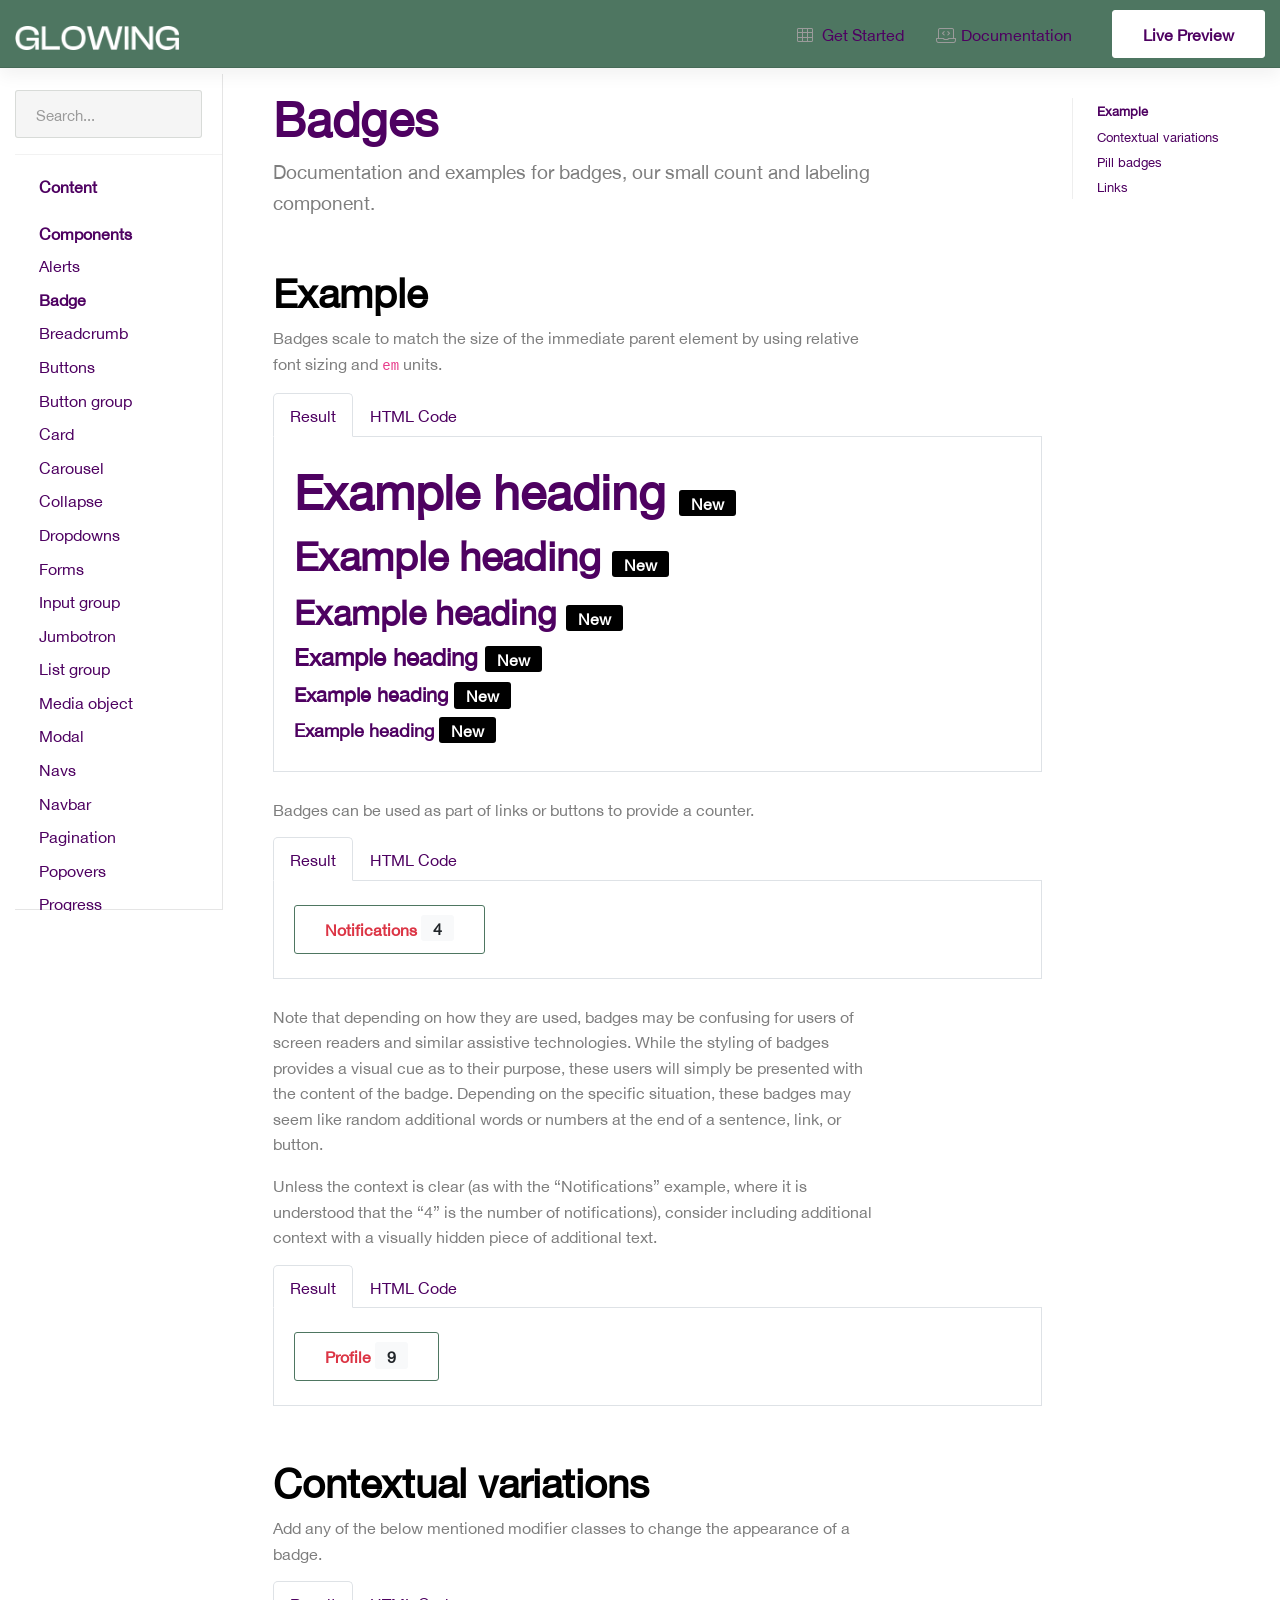
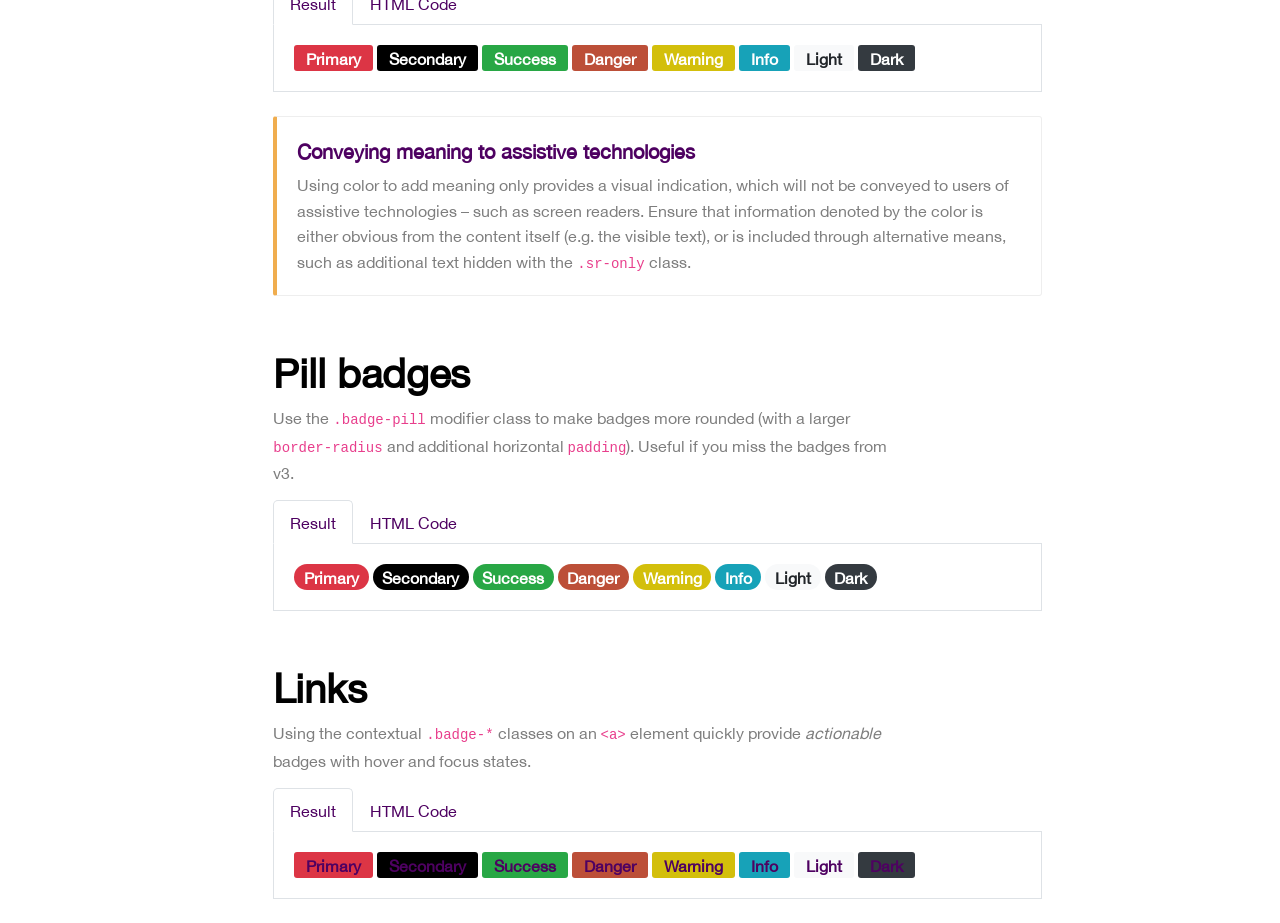
<file: docs/components/badge.html>
<!doctype html>
<html lang="en">
  <head>
    <meta charset="utf-8">
    <meta name="viewport" content="width=device-width, initial-scale=1, shrink-to-fit=no">
    <meta name="description" content="Documentation and examples for badges, our small count and labeling component.">
    <meta name="author" content="">
    <meta name="generator" content="Jekyll">
    <title>Badges - Documentation - Glowing</title>
    <!-- Vendors CSS -->
    <link href="https://fonts.googleapis.com/css2?family=Urbanist:ital,wght@0,100;0,200;0,300;0,400;0,500;0,600;0,700;0,800;0,900;1,100;1,200;1,300;1,400;1,500;1,600;1,700;1,800;1,900&display=swap" rel="stylesheet">
    <link rel="stylesheet" href="../../vendors/fontawesome-pro-5/css/all.css">
    <link rel="stylesheet" href="../../vendors/bootstrap-select/css/bootstrap-select.min.css">
    <link rel="stylesheet" href="../../vendors/slick/slick.min.css">
    <link rel="stylesheet" href="../../vendors/magnific-popup/magnific-popup.min.css">
    <link rel="stylesheet" href="../../vendors/jquery-ui/jquery-ui.min.css">
    <link rel="stylesheet" href="../../vendors/mapbox-gl/mapbox-gl.min.css">
    <link rel="stylesheet" href="../../vendors/fonts/font-phosphor/css/phosphor.min.css">
    <link rel="stylesheet" href="../../vendors/fonts/tuesday-night/stylesheet.min.css">
    <link rel="stylesheet" href="../../vendors/fonts/butler/stylesheet.min.css">
    <link rel="stylesheet" href="../../vendors/fonts/a-antara-distance/stylesheet.min.css">
    <link rel="stylesheet" href="../../vendors/animate.css">
    <!-- Themes core CSS -->
    <link rel="stylesheet" href="../../css/themes.css">
    <!-- Themes docs CSS -->
    <link rel="stylesheet" href="../../css/docs.css">
    <!-- Favicons -->
    <link rel="icon" href="../../images/favicon.jpg">
    <!-- Twitter -->
    <meta name="twitter:card" content="summary">
    <meta name="twitter:site" content="@">
    <meta name="twitter:creator" content="@">
    <meta name="twitter:title" content="Badges">
    <meta name="twitter:description" content="Documentation and examples for badges, our small count and labeling component.">
    <meta name="twitter:image" content="../../images/logo_01.png">
    <!-- Facebook -->
    <meta property="og:url" content="badge.html">
    <meta property="og:title" content="Badges">
    <meta property="og:description" content="Documentation and examples for badges, our small count and labeling component.">
    <meta property="og:type" content="website">
    <meta property="og:image" content="../../images/logo_01.png">
    <meta property="og:image:type" content="image/png">
    <meta property="og:image:width" content="1200">
    <meta property="og:image:height" content="630">
  </head>
  <body>
    <header class="navbar navbar-expand navbar-dark bg-primary py-2 px-0 flex-column flex-md-row bd-navbar">
      <div class="container-fluid">
        <a class="navbar-brand" href="../index.html">
          <img src="../../images/logo-white.png" alt="Glowing">
        </a>
        <div class="navbar-nav-scroll ml-auto">
          <ul class="navbar-nav flex-row">
            <li class="nav-item">
              <a class="nav-link px-3 "
                       href="../getting-started/dev-environment-setup.html" title="Get Started"><i
                            class="fal fa-th mr-1"></i> <span class="d-none d-sm-inline-block">Get Started</span></a>
            </li>
            <li class="nav-item">
              <a class="nav-link px-3 "
                       href="../index.html" title="Documentation"><i class="fal fa-laptop-code mr-1"></i><span
                            class="d-none d-sm-inline-block"> Documentation</span></a>
            </li>
          </ul>
        </div>
        <a class="btn btn-white d-none d-lg-inline-block ml-5 btn-md px-6 py-2"
           href="../../index.html">Live Preview</a>
      </div>
    </header>
    <div class="container-fluid">
      <div class="row flex-xl-nowrap">
        <div class="col-md-3 col-xl-2 bd-sidebar">
          <div class="bd-sidebar-wrapper">
            <div class="bd-search d-flex align-items-center px-0 pr-xl-4">
              <div class="position-relative w-100">
                <input type="search" class="form-control search-input shadow-none" id="search-input" placeholder="Search..."
                   aria-label="Search for..." autocomplete="off">
                <ul class="search-result list-group list-group-flush position-absolute shadow fs-14 rounded">
                </ul>
              </div>
              <button class="btn bd-search-docs-toggle d-md-none p-0 ml-auto" type="button" data-toggle="collapse"
                data-target="#bd-docs-nav" aria-controls="bd-docs-nav" aria-expanded="false"
                aria-label="Toggle docs navigation"><svg xmlns="http://www.w3.org/2000/svg" width="30" height="30" viewBox="0 0 30 30" role="img" focusable="false"><title>Menu</title><path stroke="currentColor" stroke-linecap="round" stroke-miterlimit="10" stroke-width="2" d="M4 7h22M4 15h22M4 23h22"/></svg></button>
            </div>
            <nav class="collapse show bd-links" id="bd-docs-nav" aria-label="Main navigation">
              <div class="bd-toc-item">
                <a class="bd-toc-link"
               href="../content/typography.html">
                  Content
                </a>
                <ul class="nav bd-sidenav">
                  <li >
                    <a href="../content/typography.html" class="bd-sidenav-link">
                      Typography
                    </a>
                  </li>
                  <li >
                    <a href="../content/code.html" class="bd-sidenav-link">
                      Code
                    </a>
                  </li>
                  <li >
                    <a href="../content/images.html" class="bd-sidenav-link">
                      Images
                    </a>
                  </li>
                  <li >
                    <a href="../content/tables.html" class="bd-sidenav-link">
                      Tables
                    </a>
                  </li>
                  <li >
                    <a href="../content/figures.html" class="bd-sidenav-link">
                      Figures
                    </a>
                  </li>
                </ul>
              </div>
              <div class="bd-toc-item active">
                <a class="bd-toc-link"
               href="alerts.html">
                  Components
                </a>
                <ul class="nav bd-sidenav">
                  <li >
                    <a href="alerts.html" class="bd-sidenav-link">
                      Alerts
                    </a>
                  </li>
                  <li  class="active bd-sidenav-active" >
                    <a href="badge.html" class="bd-sidenav-link">
                      Badge
                    </a>
                  </li>
                  <li >
                    <a href="breadcrumb.html" class="bd-sidenav-link">
                      Breadcrumb
                    </a>
                  </li>
                  <li >
                    <a href="buttons.html" class="bd-sidenav-link">
                      Buttons
                    </a>
                  </li>
                  <li >
                    <a href="button-group.html" class="bd-sidenav-link">
                      Button group
                    </a>
                  </li>
                  <li >
                    <a href="card.html" class="bd-sidenav-link">
                      Card
                    </a>
                  </li>
                  <li >
                    <a href="carousel.html" class="bd-sidenav-link">
                      Carousel
                    </a>
                  </li>
                  <li >
                    <a href="collapse.html" class="bd-sidenav-link">
                      Collapse
                    </a>
                  </li>
                  <li >
                    <a href="dropdowns.html" class="bd-sidenav-link">
                      Dropdowns
                    </a>
                  </li>
                  <li >
                    <a href="forms.html" class="bd-sidenav-link">
                      Forms
                    </a>
                  </li>
                  <li >
                    <a href="input-group.html" class="bd-sidenav-link">
                      Input group
                    </a>
                  </li>
                  <li >
                    <a href="jumbotron.html" class="bd-sidenav-link">
                      Jumbotron
                    </a>
                  </li>
                  <li >
                    <a href="list-group.html" class="bd-sidenav-link">
                      List group
                    </a>
                  </li>
                  <li >
                    <a href="media-object.html" class="bd-sidenav-link">
                      Media object
                    </a>
                  </li>
                  <li >
                    <a href="modal.html" class="bd-sidenav-link">
                      Modal
                    </a>
                  </li>
                  <li >
                    <a href="navs.html" class="bd-sidenav-link">
                      Navs
                    </a>
                  </li>
                  <li >
                    <a href="navbar.html" class="bd-sidenav-link">
                      Navbar
                    </a>
                  </li>
                  <li >
                    <a href="pagination.html" class="bd-sidenav-link">
                      Pagination
                    </a>
                  </li>
                  <li >
                    <a href="popovers.html" class="bd-sidenav-link">
                      Popovers
                    </a>
                  </li>
                  <li >
                    <a href="progress.html" class="bd-sidenav-link">
                      Progress
                    </a>
                  </li>
                  <li >
                    <a href="scrollspy.html" class="bd-sidenav-link">
                      Scrollspy
                    </a>
                  </li>
                  <li >
                    <a href="spinners.html" class="bd-sidenav-link">
                      Spinners
                    </a>
                  </li>
                  <li >
                    <a href="toasts.html" class="bd-sidenav-link">
                      Toasts
                    </a>
                  </li>
                  <li >
                    <a href="tooltips.html" class="bd-sidenav-link">
                      Tooltips
                    </a>
                  </li>
                </ul>
              </div>
              <div class="bd-toc-item">
                <a class="bd-toc-link"
               href="../templates/header.html">
                  Templates
                </a>
                <ul class="nav bd-sidenav">
                  <li >
                    <a href="../templates/header.html" class="bd-sidenav-link">
                      Header
                    </a>
                  </li>
                  <li >
                    <a href="../templates/footer.html" class="bd-sidenav-link">
                      Footer
                    </a>
                  </li>
                  <li >
                    <a href="../templates/banner.html" class="bd-sidenav-link">
                      Banner
                    </a>
                  </li>
                  <li >
                    <a href="../templates/slider.html" class="bd-sidenav-link">
                      Slider
                    </a>
                  </li>
                  <li >
                    <a href="../templates/video.html" class="bd-sidenav-link">
                      Video
                    </a>
                  </li>
                  <li >
                    <a href="../templates/scroll-navigation.html" class="bd-sidenav-link">
                      Scroll Navigation
                    </a>
                  </li>
                  <li >
                    <a href="../templates/our-team.html" class="bd-sidenav-link">
                      Our Team
                    </a>
                  </li>
                  <li >
                    <a href="../templates/client-logo.html" class="bd-sidenav-link">
                      Client Logo
                    </a>
                  </li>
                  <li >
                    <a href="../templates/countdown.html" class="bd-sidenav-link">
                      Countdown
                    </a>
                  </li>
                  <li >
                    <a href="../templates/image-box.html" class="bd-sidenav-link">
                      Image Box
                    </a>
                  </li>
                  <li >
                    <a href="../templates/instagram.html" class="bd-sidenav-link">
                      Instagram
                    </a>
                  </li>
                  <li >
                    <a href="../templates/testimoinals.html" class="bd-sidenav-link">
                      Testimoinals
                    </a>
                  </li>
                  <li >
                    <a href="../templates/info-box.html" class="bd-sidenav-link">
                      Info Box
                    </a>
                  </li>
                  <li >
                    <a href="../templates/post.html" class="bd-sidenav-link">
                      Post
                    </a>
                  </li>
                  <li >
                    <a href="../templates/subscribe-news-letter.html" class="bd-sidenav-link">
                      Subscribe News Letter
                    </a>
                  </li>
                  <li >
                    <a href="../templates/about-us.html" class="bd-sidenav-link">
                      About Us
                    </a>
                  </li>
                  <li >
                    <a href="../templates/product.html" class="bd-sidenav-link">
                      Product
                    </a>
                  </li>
                  <li >
                    <a href="../templates/product-categories.html" class="bd-sidenav-link">
                      Product Categories
                    </a>
                  </li>
                  <li >
                    <a href="../templates/map.html" class="bd-sidenav-link">
                      Map
                    </a>
                  </li>
                  <li >
                    <a href="../templates/contact-form.html" class="bd-sidenav-link">
                      Contact Form
                    </a>
                  </li>
                  <li >
                    <a href="../templates/accordion.html" class="bd-sidenav-link">
                      Accordion
                    </a>
                  </li>
                  <li >
                    <a href="../templates/widget-blog.html" class="bd-sidenav-link">
                      Widget Blog
                    </a>
                  </li>
                  <li >
                    <a href="../templates/widget-shop.html" class="bd-sidenav-link">
                      Widget Shop
                    </a>
                  </li>
                  <li >
                    <a href="../templates/other.html" class="bd-sidenav-link">
                      Other
                    </a>
                  </li>
                </ul>
              </div>
              <div class="bd-toc-item">
                <a class="bd-toc-link"
               href="../utilities/glowing.html">
                  Utilities
                </a>
                <ul class="nav bd-sidenav">
                  <li >
                    <a href="../utilities/glowing.html" class="bd-sidenav-link">
                      Glowing
                    </a>
                  </li>
                  <li>
                    <a class="bd-sidenav-link" href="https://getbootstrap.com/docs/4.5/utilities/borders/" target="_blank">
                      Bootstraps
                    </a>
                  </li>
                </ul>
              </div>
            </nav>
          </div>
        </div>
        <nav class="d-none d-xl-block col-xl-2 bd-toc " aria-label="Secondary navigation" id="toc-nav">
          <div class="bd-toc-wrapper">
            <ul id="toc" class="section-nav toc-nav nav flex-column">
              <li class="toc-entry nav-item toc-h2"><a href="#example">Example</a></li>
              <li class="toc-entry nav-item toc-h2"><a href="#contextual-variations">Contextual variations</a></li>
              <li class="toc-entry nav-item toc-h2"><a href="#pill-badges">Pill badges</a></li>
              <li class="toc-entry nav-item toc-h2"><a href="#links">Links</a></li>
            </ul>
          </div>
        </nav>
        <main class="col-md-9 col-xl-8 bd-content">
          <h1 class="bd-title" id="content">Badges</h1>
          <p class="bd-lead">Documentation and examples for badges, our small count and labeling component.</p>
          <h2 id="example">Example</h2>
          <p>Badges scale to match the size of the immediate parent element by using relative font sizing and <code class="language-plaintext highlighter-rouge">em</code> units.</p>
          <div class="bd-example-wrapper">
            <ul class="nav nav-tabs" role="tablist">
              <li class="nav-item" role="presentation">
                <a class="nav-link active" data-toggle="tab" href="#result-6" role="tab" aria-controls="result-6" aria-selected="true">Result</a>
              </li>
              <li class="nav-item" role="presentation">
                <a class="nav-link" data-toggle="tab" href="#html-6" role="tab" aria-controls="html-6" aria-selected="false">HTML Code</a>
              </li>
            </ul>
            <div class="tab-content" id="examplte-tab-content-6">
              <div class="tab-pane fade show active" id="result-6" role="tabpanel" aria-labelledby="result-6">
                <div class="bd-example">
                  <h1>Example heading <span class="badge badge-secondary">New</span></h1>
                  <h2>Example heading <span class="badge badge-secondary">New</span></h2>
                  <h3>Example heading <span class="badge badge-secondary">New</span></h3>
                  <h4>Example heading <span class="badge badge-secondary">New</span></h4>
                  <h5>Example heading <span class="badge badge-secondary">New</span></h5>
                  <h6>Example heading <span class="badge badge-secondary">New</span></h6>
                </div>
              </div>
              <div class="tab-pane fade" id="html-6" role="tabpanel" aria-labelledby="html-6">
                <figure class="highlight">
                  <pre><code class="language-html" data-lang="html"><span class="nt">&lt;h1&gt;</span>Example heading <span class="nt">&lt;span</span> <span class="na">class=</span><span class="s">"badge badge-secondary"</span><span class="nt">&gt;</span>New<span class="nt">&lt;/span&gt;&lt;/h1&gt;</span>
<span class="nt">&lt;h2&gt;</span>Example heading <span class="nt">&lt;span</span> <span class="na">class=</span><span class="s">"badge badge-secondary"</span><span class="nt">&gt;</span>New<span class="nt">&lt;/span&gt;&lt;/h2&gt;</span>
<span class="nt">&lt;h3&gt;</span>Example heading <span class="nt">&lt;span</span> <span class="na">class=</span><span class="s">"badge badge-secondary"</span><span class="nt">&gt;</span>New<span class="nt">&lt;/span&gt;&lt;/h3&gt;</span>
<span class="nt">&lt;h4&gt;</span>Example heading <span class="nt">&lt;span</span> <span class="na">class=</span><span class="s">"badge badge-secondary"</span><span class="nt">&gt;</span>New<span class="nt">&lt;/span&gt;&lt;/h4&gt;</span>
<span class="nt">&lt;h5&gt;</span>Example heading <span class="nt">&lt;span</span> <span class="na">class=</span><span class="s">"badge badge-secondary"</span><span class="nt">&gt;</span>New<span class="nt">&lt;/span&gt;&lt;/h5&gt;</span>
<span class="nt">&lt;h6&gt;</span>Example heading <span class="nt">&lt;span</span> <span class="na">class=</span><span class="s">"badge badge-secondary"</span><span class="nt">&gt;</span>New<span class="nt">&lt;/span&gt;&lt;/h6&gt;</span></code></pre>
                </figure>
              </div>
            </div>
          </div>
          <p>Badges can be used as part of links or buttons to provide a counter.</p>
          <div class="bd-example-wrapper">
            <ul class="nav nav-tabs" role="tablist">
              <li class="nav-item" role="presentation">
                <a class="nav-link active" data-toggle="tab" href="#result-7" role="tab" aria-controls="result-7" aria-selected="true">Result</a>
              </li>
              <li class="nav-item" role="presentation">
                <a class="nav-link" data-toggle="tab" href="#html-7" role="tab" aria-controls="html-7" aria-selected="false">HTML Code</a>
              </li>
            </ul>
            <div class="tab-content" id="examplte-tab-content-7">
              <div class="tab-pane fade show active" id="result-7" role="tabpanel" aria-labelledby="result-7">
                <div class="bd-example">
                  <button type="button" class="btn btn-primary">
                    Notifications <span class="badge badge-light">4</span>
                  </button>
                </div>
              </div>
              <div class="tab-pane fade" id="html-7" role="tabpanel" aria-labelledby="html-7">
                <figure class="highlight">
                  <pre><code class="language-html" data-lang="html"><span class="nt">&lt;button</span> <span class="na">type=</span><span class="s">"button"</span> <span class="na">class=</span><span class="s">"btn btn-primary"</span><span class="nt">&gt;</span>
  Notifications <span class="nt">&lt;span</span> <span class="na">class=</span><span class="s">"badge badge-light"</span><span class="nt">&gt;</span>4<span class="nt">&lt;/span&gt;</span>
<span class="nt">&lt;/button&gt;</span></code></pre>
                </figure>
              </div>
            </div>
          </div>
          <p>Note that depending on how they are used, badges may be confusing for users of screen readers and similar assistive technologies. While the styling of badges provides a visual cue as to their purpose, these users will simply be presented with the content of the badge. Depending on the specific situation, these badges may seem like random additional words or numbers at the end of a sentence, link, or button.</p>
          <p>Unless the context is clear (as with the “Notifications” example, where it is understood that the “4” is the number of notifications), consider including additional context with a visually hidden piece of additional text.</p>
          <div class="bd-example-wrapper">
            <ul class="nav nav-tabs" role="tablist">
              <li class="nav-item" role="presentation">
                <a class="nav-link active" data-toggle="tab" href="#result-8" role="tab" aria-controls="result-8" aria-selected="true">Result</a>
              </li>
              <li class="nav-item" role="presentation">
                <a class="nav-link" data-toggle="tab" href="#html-8" role="tab" aria-controls="html-8" aria-selected="false">HTML Code</a>
              </li>
            </ul>
            <div class="tab-content" id="examplte-tab-content-8">
              <div class="tab-pane fade show active" id="result-8" role="tabpanel" aria-labelledby="result-8">
                <div class="bd-example">
                  <button type="button" class="btn btn-primary">
                    Profile <span class="badge badge-light">9</span>
                    <span class="sr-only">unread messages</span>
                  </button>
                </div>
              </div>
              <div class="tab-pane fade" id="html-8" role="tabpanel" aria-labelledby="html-8">
                <figure class="highlight">
                  <pre><code class="language-html" data-lang="html"><span class="nt">&lt;button</span> <span class="na">type=</span><span class="s">"button"</span> <span class="na">class=</span><span class="s">"btn btn-primary"</span><span class="nt">&gt;</span>
  Profile <span class="nt">&lt;span</span> <span class="na">class=</span><span class="s">"badge badge-light"</span><span class="nt">&gt;</span>9<span class="nt">&lt;/span&gt;</span>
  <span class="nt">&lt;span</span> <span class="na">class=</span><span class="s">"sr-only"</span><span class="nt">&gt;</span>unread messages<span class="nt">&lt;/span&gt;</span>
<span class="nt">&lt;/button&gt;</span></code></pre>
                </figure>
              </div>
            </div>
          </div>
          <h2 id="contextual-variations">Contextual variations</h2>
          <p>Add any of the below mentioned modifier classes to change the appearance of a badge.</p>
          <div class="bd-example-wrapper">
            <ul class="nav nav-tabs" role="tablist">
              <li class="nav-item" role="presentation">
                <a class="nav-link active" data-toggle="tab" href="#result-9" role="tab" aria-controls="result-9" aria-selected="true">Result</a>
              </li>
              <li class="nav-item" role="presentation">
                <a class="nav-link" data-toggle="tab" href="#html-9" role="tab" aria-controls="html-9" aria-selected="false">HTML Code</a>
              </li>
            </ul>
            <div class="tab-content" id="examplte-tab-content-9">
              <div class="tab-pane fade show active" id="result-9" role="tabpanel" aria-labelledby="result-9">
                <div class="bd-example">
                  <span class="badge badge-primary">Primary</span>
                  <span class="badge badge-secondary">Secondary</span>
                  <span class="badge badge-success">Success</span>
                  <span class="badge badge-danger">Danger</span>
                  <span class="badge badge-warning">Warning</span>
                  <span class="badge badge-info">Info</span>
                  <span class="badge badge-light">Light</span>
                  <span class="badge badge-dark">Dark</span>
                </div>
              </div>
              <div class="tab-pane fade" id="html-9" role="tabpanel" aria-labelledby="html-9">
                <figure class="highlight">
                  <pre><code class="language-html" data-lang="html"><span class="nt">&lt;span</span> <span class="na">class=</span><span class="s">"badge badge-primary"</span><span class="nt">&gt;</span>Primary<span class="nt">&lt;/span&gt;</span>
<span class="nt">&lt;span</span> <span class="na">class=</span><span class="s">"badge badge-secondary"</span><span class="nt">&gt;</span>Secondary<span class="nt">&lt;/span&gt;</span>
<span class="nt">&lt;span</span> <span class="na">class=</span><span class="s">"badge badge-success"</span><span class="nt">&gt;</span>Success<span class="nt">&lt;/span&gt;</span>
<span class="nt">&lt;span</span> <span class="na">class=</span><span class="s">"badge badge-danger"</span><span class="nt">&gt;</span>Danger<span class="nt">&lt;/span&gt;</span>
<span class="nt">&lt;span</span> <span class="na">class=</span><span class="s">"badge badge-warning"</span><span class="nt">&gt;</span>Warning<span class="nt">&lt;/span&gt;</span>
<span class="nt">&lt;span</span> <span class="na">class=</span><span class="s">"badge badge-info"</span><span class="nt">&gt;</span>Info<span class="nt">&lt;/span&gt;</span>
<span class="nt">&lt;span</span> <span class="na">class=</span><span class="s">"badge badge-light"</span><span class="nt">&gt;</span>Light<span class="nt">&lt;/span&gt;</span>
<span class="nt">&lt;span</span> <span class="na">class=</span><span class="s">"badge badge-dark"</span><span class="nt">&gt;</span>Dark<span class="nt">&lt;/span&gt;</span></code></pre>
                </figure>
              </div>
            </div>
          </div>
          <div class="bd-callout bd-callout-warning">
            <h5 id="conveying-meaning-to-assistive-technologies">Conveying meaning to assistive technologies</h5>
            <p>Using color to add meaning only provides a visual indication, which will not be conveyed to users of assistive technologies – such as screen readers. Ensure that information denoted by the color is either obvious from the content itself (e.g. the visible text), or is included through alternative means, such as additional text hidden with the <code class="language-plaintext highlighter-rouge">.sr-only</code> class.</p>
          </div>
          <h2 id="pill-badges">Pill badges</h2>
          <p>Use the <code class="language-plaintext highlighter-rouge">.badge-pill</code> modifier class to make badges more rounded (with a larger <code class="language-plaintext highlighter-rouge">border-radius</code> and additional horizontal <code class="language-plaintext highlighter-rouge">padding</code>). Useful if you miss the badges from v3.</p>
          <div class="bd-example-wrapper">
            <ul class="nav nav-tabs" role="tablist">
              <li class="nav-item" role="presentation">
                <a class="nav-link active" data-toggle="tab" href="#result-10" role="tab" aria-controls="result-10" aria-selected="true">Result</a>
              </li>
              <li class="nav-item" role="presentation">
                <a class="nav-link" data-toggle="tab" href="#html-10" role="tab" aria-controls="html-10" aria-selected="false">HTML Code</a>
              </li>
            </ul>
            <div class="tab-content" id="examplte-tab-content-10">
              <div class="tab-pane fade show active" id="result-10" role="tabpanel" aria-labelledby="result-10">
                <div class="bd-example">
                  <span class="badge badge-pill badge-primary">Primary</span>
                  <span class="badge badge-pill badge-secondary">Secondary</span>
                  <span class="badge badge-pill badge-success">Success</span>
                  <span class="badge badge-pill badge-danger">Danger</span>
                  <span class="badge badge-pill badge-warning">Warning</span>
                  <span class="badge badge-pill badge-info">Info</span>
                  <span class="badge badge-pill badge-light">Light</span>
                  <span class="badge badge-pill badge-dark">Dark</span>
                </div>
              </div>
              <div class="tab-pane fade" id="html-10" role="tabpanel" aria-labelledby="html-10">
                <figure class="highlight">
                  <pre><code class="language-html" data-lang="html"><span class="nt">&lt;span</span> <span class="na">class=</span><span class="s">"badge badge-pill badge-primary"</span><span class="nt">&gt;</span>Primary<span class="nt">&lt;/span&gt;</span>
<span class="nt">&lt;span</span> <span class="na">class=</span><span class="s">"badge badge-pill badge-secondary"</span><span class="nt">&gt;</span>Secondary<span class="nt">&lt;/span&gt;</span>
<span class="nt">&lt;span</span> <span class="na">class=</span><span class="s">"badge badge-pill badge-success"</span><span class="nt">&gt;</span>Success<span class="nt">&lt;/span&gt;</span>
<span class="nt">&lt;span</span> <span class="na">class=</span><span class="s">"badge badge-pill badge-danger"</span><span class="nt">&gt;</span>Danger<span class="nt">&lt;/span&gt;</span>
<span class="nt">&lt;span</span> <span class="na">class=</span><span class="s">"badge badge-pill badge-warning"</span><span class="nt">&gt;</span>Warning<span class="nt">&lt;/span&gt;</span>
<span class="nt">&lt;span</span> <span class="na">class=</span><span class="s">"badge badge-pill badge-info"</span><span class="nt">&gt;</span>Info<span class="nt">&lt;/span&gt;</span>
<span class="nt">&lt;span</span> <span class="na">class=</span><span class="s">"badge badge-pill badge-light"</span><span class="nt">&gt;</span>Light<span class="nt">&lt;/span&gt;</span>
<span class="nt">&lt;span</span> <span class="na">class=</span><span class="s">"badge badge-pill badge-dark"</span><span class="nt">&gt;</span>Dark<span class="nt">&lt;/span&gt;</span></code></pre>
                </figure>
              </div>
            </div>
          </div>
          <h2 id="links">Links</h2>
          <p>Using the contextual <code class="language-plaintext highlighter-rouge">.badge-*</code> classes on an <code class="language-plaintext highlighter-rouge">&lt;a&gt;</code> element quickly provide <em>actionable</em> badges with hover and focus states.</p>
          <div class="bd-example-wrapper">
            <ul class="nav nav-tabs" role="tablist">
              <li class="nav-item" role="presentation">
                <a class="nav-link active" data-toggle="tab" href="#result-11" role="tab" aria-controls="result-11" aria-selected="true">Result</a>
              </li>
              <li class="nav-item" role="presentation">
                <a class="nav-link" data-toggle="tab" href="#html-11" role="tab" aria-controls="html-11" aria-selected="false">HTML Code</a>
              </li>
            </ul>
            <div class="tab-content" id="examplte-tab-content-11">
              <div class="tab-pane fade show active" id="result-11" role="tabpanel" aria-labelledby="result-11">
                <div class="bd-example">
                  <a href="#" class="badge badge-primary">Primary</a>
                  <a href="#" class="badge badge-secondary">Secondary</a>
                  <a href="#" class="badge badge-success">Success</a>
                  <a href="#" class="badge badge-danger">Danger</a>
                  <a href="#" class="badge badge-warning">Warning</a>
                  <a href="#" class="badge badge-info">Info</a>
                  <a href="#" class="badge badge-light">Light</a>
                  <a href="#" class="badge badge-dark">Dark</a>
                </div>
              </div>
              <div class="tab-pane fade" id="html-11" role="tabpanel" aria-labelledby="html-11">
                <figure class="highlight">
                  <pre><code class="language-html" data-lang="html"><span class="nt">&lt;a</span> <span class="na">href=</span><span class="s">"#"</span> <span class="na">class=</span><span class="s">"badge badge-primary"</span><span class="nt">&gt;</span>Primary<span class="nt">&lt;/a&gt;</span>
<span class="nt">&lt;a</span> <span class="na">href=</span><span class="s">"#"</span> <span class="na">class=</span><span class="s">"badge badge-secondary"</span><span class="nt">&gt;</span>Secondary<span class="nt">&lt;/a&gt;</span>
<span class="nt">&lt;a</span> <span class="na">href=</span><span class="s">"#"</span> <span class="na">class=</span><span class="s">"badge badge-success"</span><span class="nt">&gt;</span>Success<span class="nt">&lt;/a&gt;</span>
<span class="nt">&lt;a</span> <span class="na">href=</span><span class="s">"#"</span> <span class="na">class=</span><span class="s">"badge badge-danger"</span><span class="nt">&gt;</span>Danger<span class="nt">&lt;/a&gt;</span>
<span class="nt">&lt;a</span> <span class="na">href=</span><span class="s">"#"</span> <span class="na">class=</span><span class="s">"badge badge-warning"</span><span class="nt">&gt;</span>Warning<span class="nt">&lt;/a&gt;</span>
<span class="nt">&lt;a</span> <span class="na">href=</span><span class="s">"#"</span> <span class="na">class=</span><span class="s">"badge badge-info"</span><span class="nt">&gt;</span>Info<span class="nt">&lt;/a&gt;</span>
<span class="nt">&lt;a</span> <span class="na">href=</span><span class="s">"#"</span> <span class="na">class=</span><span class="s">"badge badge-light"</span><span class="nt">&gt;</span>Light<span class="nt">&lt;/a&gt;</span>
<span class="nt">&lt;a</span> <span class="na">href=</span><span class="s">"#"</span> <span class="na">class=</span><span class="s">"badge badge-dark"</span><span class="nt">&gt;</span>Dark<span class="nt">&lt;/a&gt;</span></code></pre>
                </figure>
              </div>
            </div>
          </div>
        </main>
      </div>
    </div>
    <script src="../../vendors/jquery.min.js"></script>
    <script src="../../vendors/jquery-ui/jquery-ui.min.js"></script>
    <script src="../../vendors/bootstrap/bootstrap.bundle.js"></script>
    <script src="../../vendors/bootstrap-select/js/bootstrap-select.min.js"></script>
    <script src="../../vendors/slick/slick.min.js"></script>
    <script src="../../vendors/waypoints/jquery.waypoints.min.js"></script>
    <script src="../../vendors/counter/countUp.js"></script>
    <script src="../../vendors/magnific-popup/jquery.magnific-popup.min.js"></script>
    <script src="../../vendors/anchor/anchor.min.js"></script>
    <script src="../../vendors/clipboard/clipboard.min.js"></script>
    <script src="../../vendors/hc-sticky/hc-sticky.min.js"></script>
    <script src="../../vendors/mapbox-gl/mapbox-gl.js"></script>
    <!-- Theme scripts -->
    <script src="../../js/theme.js"></script>
    <script src="../../js/doc.js"></script>
    <svg aria-hidden="true" style="position: absolute; width: 0; height: 0; overflow: hidden;" version="1.1"
     xmlns="http://www.w3.org/2000/svg" xmlns:xlink="http://www.w3.org/1999/xlink">
      <defs>
        <symbol id="icon-bedroom" viewBox="0 0 46 32">
          <path d="M44.421 15.217v-9.803c0-2.985-2.428-5.414-5.414-5.414h-31.82c-2.985 0-5.414 2.428-5.414 5.414v9.803c-1.080 0.86-1.775 2.185-1.775 3.67v4.872c0 2.587 2.105 4.692 4.692 4.692h2.406v1.744c0 0.997 0.808 1.805 1.805 1.805s1.805-0.808 1.805-1.805v-1.744h24.782v1.744c0 0.997 0.808 1.805 1.805 1.805s1.805-0.808 1.805-1.805v-1.744h2.406c2.587 0 4.692-2.104 4.692-4.692v-4.872c0-1.485-0.694-2.81-1.775-3.67zM7.188 3.609h31.82c0.995 0 1.805 0.81 1.805 1.805v8.782h-3.489v-3.489c0-1.99-1.619-3.609-3.609-3.609h-5.304c-1.99 0-3.609 1.619-3.609 3.609v3.489h-3.407v-3.489c0-1.99-1.619-3.609-3.609-3.609h-5.304c-1.99 0-3.609 1.619-3.609 3.609v3.489h-3.489v-8.782c0-0.995 0.81-1.805 1.805-1.805zM28.41 14.195v-3.489h5.304v3.489h-5.304zM12.481 14.195v-3.489h5.304v3.489h-5.304zM42.587 23.759c0 0.597-0.486 1.083-1.083 1.083h-36.812c-0.597 0-1.083-0.486-1.083-1.083v-4.872c0-0.597 0.486-1.083 1.083-1.083h36.812c0.597 0 1.083 0.486 1.083 1.083 0 0 0 4.872 0 4.872z"></path>
        </symbol>
        <symbol id="icon-Garage" viewBox="0 0 37 32">
          <path d="M29.463 18.937h-1.601l-1.643-3.892c-0.62-1.467-2.014-2.415-3.553-2.415h-8.301c-1.539 0-2.934 0.948-3.553 2.415l-1.643 3.892h-1.601c-1.42 0-2.575 1.155-2.575 2.576v4.321c0 1.17 0.785 2.16 1.855 2.472v1.113c0 1.423 1.158 2.581 2.581 2.581h2.068c1.423 0 2.581-1.158 2.581-2.581v-1.009h8.875v1.009c0 1.423 1.158 2.581 2.581 2.581h2.068c1.423 0 2.581-1.158 2.581-2.581v-1.113c1.070-0.312 1.855-1.302 1.855-2.472v-4.321c-0-1.421-1.155-2.576-2.575-2.576zM14.365 14.843h8.301c0.648 0 1.243 0.418 1.516 1.063l1.28 3.031h-13.892l1.28-3.031c0.273-0.646 0.868-1.063 1.515-1.063zM29.463 21.149c0.2 0 0.364 0.163 0.364 0.364v4.321c0 0.201-0.163 0.364-0.364 0.364h-21.896c-0.2 0-0.364-0.163-0.364-0.364v-4.321c0-0.201 0.163-0.364 0.364-0.364h21.896zM11.866 29.418c0 0.204-0.166 0.37-0.369 0.37h-2.068c-0.204 0-0.37-0.166-0.37-0.37v-1.009h2.807v1.009zM27.971 29.418c0 0.204-0.166 0.37-0.369 0.37h-2.068c-0.204 0-0.37-0.166-0.37-0.37v-1.009h2.807v1.009z"></path>
          <path d="M14.843 24.779h7.346c0.611 0 1.106-0.495 1.106-1.106s-0.495-1.106-1.106-1.106h-7.346c-0.611 0-1.106 0.495-1.106 1.106s0.495 1.106 1.106 1.106z"></path>
          <path d="M26.393 24.779c0.578 0 1.133-0.509 1.106-1.106-0.027-0.599-0.486-1.106-1.106-1.106-0.579 0-1.133 0.509-1.106 1.106 0.027 0.599 0.486 1.106 1.106 1.106z"></path>
          <path d="M10.638 24.779c0.579 0 1.133-0.509 1.106-1.106-0.027-0.599-0.486-1.106-1.106-1.106-0.579 0-1.133 0.509-1.106 1.106 0.027 0.599 0.486 1.106 1.106 1.106z"></path>
          <path d="M36.397 8.329l-17.409-8.223c-0.299-0.141-0.646-0.141-0.945 0l-17.409 8.223c-0.387 0.183-0.634 0.572-0.634 1v21.565c0 0.611 0.495 1.106 1.106 1.106s1.106-0.495 1.106-1.106v-20.864l16.303-7.7 16.303 7.7v20.864c0 0.611 0.495 1.106 1.106 1.106s1.106-0.495 1.106-1.106v-21.565c0-0.428-0.247-0.817-0.634-1z"></path>
        </symbol>
        <symbol id="icon-long-arrow" viewBox="0 0 156 32">
          <path d="M140.444 32c0.37 0 0.667-0.148 0.889-0.444l14.667-14.667c0.296-0.222 0.444-0.519 0.444-0.889s-0.148-0.667-0.444-0.889l-14.667-14.667c-0.222-0.296-0.519-0.444-0.889-0.444s-0.667 0.148-0.889 0.444l-2.222 2.111c-0.296 0.296-0.444 0.63-0.444 1s0.148 0.667 0.444 0.889l9 8.667h-145c-0.37 0-0.685 0.13-0.944 0.389s-0.389 0.574-0.389 0.944v3.111c0 0.37 0.13 0.685 0.389 0.944s0.574 0.389 0.944 0.389h145l-9 8.667c-0.296 0.222-0.444 0.519-0.444 0.889s0.148 0.704 0.444 1l2.222 2.111c0.222 0.296 0.519 0.444 0.889 0.444z"></path>
        </symbol>
        <symbol id="icon-shower" viewBox="0 0 32 32">
          <path d="M17.925 23.285c-0.036-0.519-0.486-0.91-1.004-0.874s-0.91 0.486-0.874 1.004l0.063 0.907c0.036 0.518 0.485 0.91 1.004 0.874s0.91-0.486 0.874-1.004l-0.063-0.907z"></path>
          <path d="M22.385 20.968c-0.21-0.476-0.765-0.691-1.241-0.481s-0.691 0.765-0.481 1.241l0.345 0.782c0.21 0.475 0.765 0.691 1.241 0.481s0.691-0.765 0.481-1.241l-0.345-0.782z"></path>
          <path d="M26.744 18.696c-0.359-0.376-0.954-0.39-1.331-0.032s-0.39 0.954-0.032 1.331l0.627 0.658c0.359 0.376 0.954 0.39 1.331 0.032s0.39-0.954 0.032-1.331l-0.627-0.658z"></path>
          <path d="M16.801 28.149c-0.519 0.025-0.919 0.467-0.894 0.986l0.046 0.938c0.025 0.519 0.467 0.92 0.986 0.894s0.919-0.467 0.894-0.986l-0.046-0.938c-0.025-0.519-0.467-0.919-0.986-0.894v0z"></path>
          <path d="M22.269 26.827c-0.148-0.498-0.672-0.783-1.17-0.635s-0.783 0.672-0.635 1.17l0.251 0.848c0.148 0.499 0.672 0.782 1.17 0.635s0.783-0.672 0.635-1.17l-0.251-0.848z"></path>
          <path d="M26.692 24.614c-0.268-0.445-0.847-0.588-1.292-0.32s-0.588 0.847-0.32 1.292l0.457 0.757c0.268 0.445 0.847 0.588 1.292 0.32s0.588-0.847 0.32-1.292l-0.457-0.757z"></path>
          <path d="M31.736 23.109l-0.662-0.666c-0.366-0.369-0.962-0.371-1.331-0.004s-0.371 0.962-0.004 1.331l0.662 0.666c0.366 0.368 0.962 0.371 1.331 0.004s0.371-0.962 0.004-1.331z"></path>
          <path d="M27.006 12.503l-0.285-0.64c-0.471-1.058-1.589-1.63-2.682-1.459l-0.176-0.395c-1.024-2.299-3.436-3.566-5.847-3.18l-0.618-1.405c-1.45-3.295-4.714-5.424-8.314-5.424-5.009 0-9.084 4.075-9.084 9.084v21.975c0 0.52 0.421 0.941 0.941 0.941h3.765c0.52 0 0.941-0.421 0.941-0.941v-21.975c0-1.895 1.542-3.437 3.437-3.437 1.362 0 2.597 0.805 3.146 2.052l0.664 1.508c-1.726 1.565-2.287 4.082-1.314 6.27l0.176 0.395c-0.843 0.684-1.189 1.889-0.709 2.968l0.285 0.64c0.623 1.399 2.263 2.038 3.673 1.41l10.59-4.714c1.402-0.624 2.034-2.272 1.41-3.673v0zM22.143 10.775l0.141 0.316-8.844 3.937-0.141-0.316c-0.802-1.803-0.012-3.92 1.819-4.736l2.287-1.019c1.857-0.822 3.943 0.032 4.738 1.818v0zM9.084 3.765c-2.933 0-5.319 2.386-5.319 5.319v21.034h-1.882v-21.034c0-3.971 3.23-7.201 7.201-7.201 2.854 0 5.442 1.688 6.591 4.3l0.546 1.241-1.72 0.766-0.55-1.248c-0.849-1.929-2.76-3.176-4.868-3.176v0zM24.83 14.456l-10.59 4.714c-0.455 0.202-0.986-0.002-1.188-0.456l-0.285-0.64c-0.141-0.317 0.001-0.688 0.318-0.829 0.811-0.361 10.848-4.829 11.088-4.936 0.316-0.141 0.688 0.002 0.829 0.318l0.285 0.64c0.202 0.453-0.003 0.987-0.456 1.188v0z"></path>
        </symbol>
        <symbol id="icon-square" viewBox="0 0 32 32">
          <path d="M32 3.125v25.75c0 1.723-1.402 3.125-3.125 3.125h-3.042c-0.69 0-1.25-0.56-1.25-1.25s0.56-1.25 1.25-1.25h3.042c0.345 0 0.625-0.28 0.625-0.625v-11.562h-11.042c-0.69 0-1.25-0.56-1.25-1.25s0.56-1.25 1.25-1.25h11.042v-11.688c0-0.345-0.28-0.625-0.625-0.625h-14.12v3.667c0 0.69-0.56 1.25-1.25 1.25s-1.25-0.56-1.25-1.25v-3.667h-9.13c-0.345 0-0.625 0.28-0.625 0.625v11.625h9.755v-3.667c0-0.69 0.56-1.25 1.25-1.25s1.25 0.56 1.25 1.25v9.833c0 0.69-0.56 1.25-1.25 1.25s-1.25-0.56-1.25-1.25v-3.666h-9.755v11.625c0 0.345 0.28 0.625 0.625 0.625h9.13v-3.667c0-0.69 0.56-1.25 1.25-1.25s1.25 0.56 1.25 1.25v3.667h6.162c0.69 0 1.25 0.56 1.25 1.25s-0.56 1.25-1.25 1.25h-17.791c-1.723 0-3.125-1.402-3.125-3.125v-25.75c0-1.723 1.402-3.125 3.125-3.125h25.75c1.723 0 3.125 1.402 3.125 3.125z"></path>
        </symbol>
        <symbol id="icon-year" viewBox="0 0 33 32">
          <path d="M30.049 18.712v-8.899c0 0 0 0 0-0.061s0-0.122 0-0.122v-0.061c0-0.061-0.061-0.061-0.061-0.122 0 0 0-0.061-0.061-0.061-0.061-0.061-0.061-0.061-0.122-0.122 0 0 0 0-0.061 0l-12.922-5.242c-0.061 0-0.122-0.061-0.244-0.061h-5.303c0-0.061-0.061-0.183-0.122-0.244l-2.56-3.474c-0.122-0.183-0.305-0.244-0.488-0.244s-0.366 0.061-0.488 0.244l-2.56 3.474c-0.061 0.061-0.061 0.183-0.122 0.244h-4.328c-0.366 0-0.61 0.244-0.61 0.61v5.242c0 0.366 0.244 0.61 0.61 0.61h4.328v13.775c-0.122 0-0.244 0.061-0.366 0.183l-2.865 3.048c-0.061 0.122-0.122 0.305-0.122 0.427v3.535c0 0.366 0.244 0.61 0.61 0.61h11.947c0.366 0 0.61-0.244 0.61-0.61v-3.535c0-0.183-0.061-0.305-0.183-0.427l-2.865-3.048c-0.061-0.122-0.183-0.122-0.366-0.183v-13.775h17.554v8.838c0 0.366 0.244 0.61 0.61 0.61 0.975 0 1.768 0.792 1.768 1.768s-0.792 1.768-1.768 1.768c-0.975 0-1.768-0.792-1.768-1.768 0-0.366-0.244-0.61-0.61-0.61s-0.61 0.244-0.61 0.61c0 1.646 1.341 2.987 2.987 2.987s2.987-1.341 2.987-2.987c-0.061-1.402-1.036-2.621-2.438-2.926zM8.107 1.707l1.707 2.316h-3.413l1.707-2.316zM13.47 28.099v2.682h-10.667v-2.682l2.499-2.682h5.608l2.56 2.682zM10.057 10.971v2.316l-3.901 2.133v-2.316l3.901-2.133zM6.156 11.642v-1.219h2.316l-2.316 1.219zM10.057 14.629v2.316l-3.901 2.133v-2.316l3.901-2.133zM10.057 18.286v2.316l-3.901 2.133v-2.316l3.901-2.133zM10.057 22.004v2.194l-3.901-0.061 3.901-2.133zM1.219 9.204v-4.023h15.299l9.874 4.023h-25.173z"></path>
        </symbol>
        <symbol id="icon-add-new" viewBox="0 0 42 32">
          <path d="M41.108 10.060l-9.584-9.584c-0.635-0.635-1.663-0.635-2.297 0l-3.643 3.643-3.643-3.643c-0.635-0.635-1.663-0.635-2.297 0l-3.643 3.643-3.643-3.643c-0.634-0.635-1.663-0.635-2.297 0l-9.584 9.584c-0.305 0.305-0.476 0.718-0.476 1.148v19.168c0 0.897 0.727 1.624 1.624 1.624h38.335c0.897 0 1.624-0.727 1.624-1.624v-19.168c0-0.431-0.171-0.844-0.476-1.148zM20.792 3.922c0.856 0.856 6.973 6.973 7.959 7.959v16.87h-6.335v-17.543c0-0.431-0.171-0.844-0.476-1.148l-3.643-3.643 2.495-2.495zM3.249 11.881l7.959-7.959 7.959 7.959v16.87h-3.14v-7.959c0-0.897-0.727-1.624-1.624-1.624h-6.389c-0.897 0-1.624 0.727-1.624 1.624v7.959h-3.141v-16.87zM12.779 28.751h-3.141v-6.335h3.141v6.335zM38.335 28.751h-6.335v-17.543c0-0.431-0.171-0.844-0.476-1.148l-3.643-3.643 2.495-2.495 7.959 7.959v16.87z"></path>
        </symbol>
        <symbol id="icon-my-properties" viewBox="0 0 32 32">
          <path d="M16.625 30.75c0 0.69-0.56 1.25-1.25 1.25h-14.125c-0.69 0-1.25-0.56-1.25-1.25v-17.208c0-0.371 0.165-0.723 0.45-0.96l14.75-12.292c0.464-0.386 1.137-0.386 1.601 0l14.75 12.292c0.53 0.442 0.602 1.23 0.16 1.761s-1.23 0.602-1.761 0.16l-13.95-11.625-13.5 11.25v15.373h12.875c0.69 0 1.25 0.56 1.25 1.25zM30.021 27.368c-1.372 1.654-3.42 3.167-6.088 4.5-0.352 0.176-0.765 0.176-1.117 0-2.668-1.332-4.716-2.846-6.087-4.5-4.071-4.908-1.236-10.325 2.958-10.325 1.672 0 2.901 0.684 3.688 1.327 0.786-0.642 2.016-1.327 3.688-1.327 4.203 0 7.020 5.429 2.959 10.325zM27.062 19.544c-1.729 0-2.637 1.296-2.646 1.309-0.519 0.783-1.613 0.735-2.080 0.005-0.077-0.108-0.974-1.314-2.649-1.314-2.694 0-5.009 5.192 3.688 9.801 8.696-4.608 6.382-9.801 3.687-9.801z"></path>
        </symbol>
        <symbol id="icon-heart" viewBox="0 0 32 32">
          <path d="M23.268 2.4c-2.65 0-4.973 1.182-6.717 3.417-0.233 0.298-0.44 0.596-0.624 0.885-0.184-0.289-0.391-0.587-0.624-0.885-1.745-2.235-4.068-3.417-6.717-3.417-5.005 0-8.586 4.191-8.586 9.22 0 5.751 4.713 11.17 15.282 17.573 0.198 0.12 0.421 0.18 0.645 0.18s0.447-0.060 0.645-0.18c10.569-6.403 15.282-11.822 15.282-17.573 0-5.027-3.577-9.22-8.586-9.22zM26.077 18.781c-2.2 2.455-5.525 5.040-10.151 7.89-4.625-2.85-7.95-5.435-10.151-7.89-2.212-2.468-3.288-4.811-3.288-7.161 0-3.621 2.447-6.732 6.097-6.732 1.859 0 3.444 0.808 4.711 2.402 1.013 1.275 1.44 2.591 1.443 2.6 0.162 0.52 0.643 0.874 1.188 0.874s1.026-0.354 1.188-0.874c0.004-0.013 0.418-1.288 1.398-2.543 1.274-1.632 2.874-2.459 4.756-2.459 3.654 0 6.097 3.114 6.097 6.732 0 2.35-1.075 4.692-3.288 7.161z"></path>
        </symbol>
        <symbol id="icon-save-search" viewBox="0 0 32 32">
          <path d="M32 13.542v12.291c0 0.69-0.56 1.25-1.25 1.25s-1.25-0.56-1.25-1.25v-11.706l-13.5-11.25-13.5 11.25v15.373h13.476c0.69 0 1.25 0.56 1.25 1.25s-0.56 1.25-1.25 1.25h-14.726c-0.69 0-1.25-0.56-1.25-1.25v-17.208c0-0.371 0.165-0.723 0.45-0.96l14.75-12.292c0.464-0.386 1.137-0.386 1.601 0l14.75 12.292c0.285 0.237 0.45 0.589 0.45 0.96zM26.711 29.866c0.488 0.488 0.488 1.28 0 1.768s-1.28 0.488-1.768 0l-5.457-5.457c-4.846 2.625-10.907-0.863-10.907-6.508 0-4.078 3.318-7.396 7.396-7.396 6.422 0 9.746 7.632 5.489 12.346l5.246 5.246zM15.976 24.565c2.699 0 4.896-2.196 4.896-4.896s-2.196-4.896-4.896-4.896c-2.7 0-4.896 2.196-4.896 4.896s2.196 4.896 4.896 4.896z"></path>
        </symbol>
        <symbol id="icon-review" viewBox="0 0 32 32">
          <path d="M16 0c-8.843 0-16 7.156-16 16 0 2.806 0.732 5.547 2.122 7.965l-2.062 6.402c-0.144 0.446-0.026 0.936 0.306 1.267 0.328 0.328 0.816 0.451 1.267 0.306l6.402-2.062c2.417 1.39 5.158 2.122 7.965 2.122 8.843 0 16-7.156 16-16 0-8.843-7.156-16-16-16zM16 29.5c-2.535 0-5.006-0.707-7.146-2.045-0.308-0.192-0.69-0.244-1.046-0.13l-4.621 1.488 1.488-4.621c0.113-0.351 0.065-0.733-0.13-1.046-1.338-2.14-2.045-4.611-2.045-7.146 0-7.444 6.056-13.5 13.5-13.5s13.5 6.056 13.5 13.5-6.056 13.5-13.5 13.5zM17.563 16c0 0.863-0.699 1.563-1.563 1.563s-1.563-0.7-1.563-1.563c0-0.863 0.699-1.563 1.563-1.563s1.563 0.699 1.563 1.563zM23.813 16c0 0.863-0.699 1.563-1.563 1.563s-1.563-0.7-1.563-1.563c0-0.863 0.699-1.563 1.563-1.563s1.563 0.699 1.563 1.563zM11.313 16c0 0.863-0.699 1.563-1.563 1.563s-1.563-0.7-1.563-1.563c0-0.863 0.7-1.563 1.563-1.563s1.563 0.699 1.563 1.563z"></path>
        </symbol>
        <symbol id="icon-my-package" viewBox="0 0 32 32">
          <path d="M30.75 0h-22.54c-0.332 0-0.649 0.132-0.884 0.366l-6.96 6.96c-0.224 0.224-0.366 0.544-0.366 0.884v22.539c0 0.69 0.56 1.25 1.25 1.25h22.54c0.331 0 0.649-0.133 0.881-0.364 0.001-0.001 0.002-0.001 0.003-0.002l6.96-6.96c0.234-0.234 0.366-0.552 0.366-0.884v-22.539c0-0.678-0.551-1.25-1.25-1.25zM23.272 6.96c-1.186 0-6.856 0-7.734 0l4.46-4.46h7.734l-4.46 4.46zM9.875 9.46h5.29v5.29h-5.29v-5.29zM8.728 2.5h7.734l-4.46 4.46c-1.639 0-6.139 0-7.734 0l4.46-4.46zM22.54 29.5h-20.040v-20.040h4.875v6.54c0 0.69 0.56 1.25 1.25 1.25h7.79c0.69 0 1.25-0.56 1.25-1.25v-6.54h4.875v20.040zM25.040 27.732v-19.004l4.46-4.46v19.004l-4.46 4.46z"></path>
        </symbol>
        <symbol id="icon-my-profile" viewBox="0 0 32 32">
          <path d="M27.314 19.427c-1.772-1.772-3.887-3.077-6.195-3.853 2.128-1.573 3.511-4.1 3.511-6.944 0-4.758-3.871-8.63-8.63-8.63s-8.63 3.871-8.63 8.63c0 2.844 1.383 5.37 3.511 6.944-2.308 0.776-4.423 2.081-6.195 3.853-3.022 3.022-4.686 7.040-4.686 11.314 0 0.696 0.564 1.26 1.26 1.26h29.481c0.696 0 1.26-0.564 1.26-1.26 0-4.274-1.664-8.292-4.686-11.314zM9.889 8.63c0-3.369 2.741-6.111 6.111-6.111s6.111 2.741 6.111 6.111-2.741 6.111-6.111 6.111c-3.369 0-6.111-2.741-6.111-6.111zM2.578 29.481c0.637-6.845 6.414-12.221 13.422-12.221s12.785 5.376 13.422 12.221h-26.845z"></path>
        </symbol>
        <symbol id="icon-log-out" viewBox="0 0 32 32">
          <path d="M22.898 25.291c-0.705 0-1.277 0.572-1.277 1.277v3.577h-18.266v-27.59h18.266v3.577c0 0.705 0.572 1.277 1.277 1.277s1.277-0.572 1.277-1.277v-4.854c0-0.705-0.572-1.277-1.277-1.277h-20.821c-0.705 0-1.277 0.572-1.277 1.277v30.145c0 0.705 0.572 1.277 1.277 1.277h20.821c0.705 0 1.277-0.572 1.277-1.277v-4.854c-0-0.705-0.572-1.277-1.277-1.277z"></path>
          <path d="M31.21 15.447l-3.432-3.432c-0.499-0.499-1.308-0.499-1.806 0s-0.499 1.308 0 1.806l1.252 1.252-10.581-0c-0.705 0-1.277 0.572-1.277 1.277s0.572 1.277 1.277 1.277l10.581 0-1.252 1.252c-0.499 0.499-0.499 1.308 0 1.806s1.308 0.499 1.806-0l3.432-3.432c0-0 0-0 0-0 0.257-0.257 0.365-0.555 0.374-0.903 0-0.344-0.146-0.675-0.374-0.903z"></path>
        </symbol>
        <symbol id="icon-1" viewBox="0 0 32 32">
          <path d="M16.625 30.75c0 0.69-0.56 1.25-1.25 1.25h-14.125c-0.69 0-1.25-0.56-1.25-1.25v-17.208c0-0.371 0.165-0.723 0.45-0.96l14.75-12.292c0.464-0.386 1.137-0.386 1.601 0l14.75 12.292c0.53 0.442 0.602 1.23 0.16 1.761s-1.23 0.602-1.761 0.16l-13.95-11.625-13.5 11.25v15.373h12.875c0.69 0 1.25 0.56 1.25 1.25zM30.021 27.368c-1.372 1.654-3.42 3.167-6.088 4.5-0.352 0.176-0.765 0.176-1.117 0-2.668-1.332-4.716-2.846-6.087-4.5-4.071-4.908-1.236-10.325 2.959-10.325 1.672 0 2.901 0.684 3.687 1.327 0.786-0.642 2.016-1.327 3.687-1.327 4.203 0 7.020 5.429 2.959 10.325zM27.062 19.544c-1.729 0-2.637 1.296-2.646 1.309-0.519 0.783-1.614 0.735-2.080 0.005-0.077-0.108-0.974-1.314-2.649-1.314-2.694 0-5.009 5.192 3.687 9.801 8.696-4.608 6.382-9.801 3.688-9.801z"></path>
        </symbol>
        <symbol id="icon-2" viewBox="0 0 32 32">
          <path d="M31.732 15.334c-0.285-0.39-7.083-9.556-15.765-9.556s-15.48 9.166-15.765 9.556c-0.27 0.37-0.27 0.872 0 1.243 0.285 0.39 7.083 9.556 15.765 9.556s15.479-9.166 15.765-9.556c0.271-0.37 0.271-0.873 0-1.243zM15.967 24.026c-6.395 0-11.934-6.083-13.573-8.072 1.637-1.99 7.165-8.071 13.573-8.071 6.395 0 11.933 6.082 13.573 8.072-1.637 1.99-7.165 8.071-13.573 8.071z"></path>
          <path d="M15.967 9.638c-3.483 0-6.317 2.834-6.317 6.317s2.834 6.317 6.317 6.317 6.317-2.834 6.317-6.317-2.834-6.317-6.317-6.317zM15.967 20.166c-2.322 0-4.211-1.889-4.211-4.211s1.889-4.211 4.211-4.211 4.211 1.889 4.211 4.211-1.889 4.211-4.211 4.211z"></path>
        </symbol>
        <symbol id="icon-building" viewBox="0 0 32 32">
          <path d="M25.328 31.373v-26.854l0.021-0.020-4.030-4.174v-0.012h-0.012l-0.302-0.313-0.013 0.013-8.912 4.030 0.004 0.010h-0.012v10.087l-4.582 2.072 0.005 0.012v15.149h-2.689v0.627h22.387v-0.627h-1.866zM24.701 4.731v26.642h-3.383v-30.146l3.383 3.503zM12.699 4.451l7.993-3.615v30.537h-1.337v-15.302h-0.005l0.002-0.003-4.521-3.176-2.133 0.965v-9.405zM18.728 16.395v14.978h-3.669v-17.556l3.669 2.578zM8.122 16.614l6.31-2.854v17.613h-6.31v-14.759z"></path>
        </symbol>
        <symbol id="icon-villa" viewBox="0 0 43 32">
          <path d="M37.721 29.014v-15.41h-0.006l0.003-0.005-16.167-11.59-0.013 0.018-0-0.001-16.146 11.578v15.41h-2.635v0.976h37.579v-0.976h-2.615zM6.369 14.103l15.188-10.889 15.188 10.889v14.911h-6.49v-11.655h-0.001l0.002-0.002-6.254-4.664v-0.095h-0.976v16.417h-2.936v-16.417h-0.976v0.095l-6.254 4.666v11.655h-6.49v-14.911zM29.279 17.864l-5.278 2.079v-6.021l5.278 3.936v0.007zM24.001 20.436l5.278-2.079v10.657h-5.278v-8.578zM19.113 19.942l-5.278-2.079v-0.007l5.278-3.936v6.021zM13.835 18.357l5.278 2.079v8.578h-5.278v-10.657z"></path>
        </symbol>
        <symbol id="icon-sofa" viewBox="0 0 41 32">
          <path d="M19.521 8.762c-1.015-0.256-2.091-0.030-2.917 0.614s-1.309 1.632-1.309 2.679v0.28h1.661v-0.28c0.002-1.555 1.058-2.91 2.565-3.292v0z"></path>
          <path d="M17.089 25.881v-0.189c-0.006-1.037-0.679-1.953-1.667-2.27v-3.418c0.010-0.608 0.51-1.093 1.117-1.085h-1.661c-0.608-0.008-1.108 0.477-1.117 1.085v3.418c0.988 0.317 1.66 1.233 1.667 2.27v0.189l1.661-0z"></path>
          <path d="M36.403 18.919h-1.661c0.608-0.008 1.108 0.477 1.117 1.085v3.475c-0.907 0.361-1.505 1.237-1.51 2.213v0.195l1.661 0v-0.195c0.005-0.977 0.603-1.852 1.51-2.213v-3.475c-0.010-0.608-0.509-1.093-1.117-1.085v0z"></path>
          <path d="M13.828 24.557c-0.244-0.17-0.534-0.261-0.831-0.26-0.781-0.010-1.422 0.614-1.434 1.395v5.311h1.661v-5.311c0.002-0.454 0.228-0.879 0.603-1.135z"></path>
          <path d="M38.44 24.297c-0.297-0-0.587 0.090-0.831 0.26 0.375 0.256 0.601 0.68 0.603 1.135v5.311h1.661v-5.311c-0.012-0.781-0.653-1.405-1.434-1.395v0z"></path>
          <path d="M25.669 26.881l-10.242-0.003v1.661l20.582 0.006v-1.661z"></path>
          <path d="M38.517 23.302v-3.298c-0.010-1.158-0.956-2.089-2.114-2.082h-9.121c-0.561-0.003-1.1 0.22-1.495 0.617-0.041 0.042-0.080 0.084-0.117 0.128-0.404-0.474-0.996-0.746-1.619-0.745h-9.173c-1.158-0.008-2.104 0.924-2.114 2.082v3.307c-1.236 0.109-2.187 1.14-2.198 2.381v5.81c0 0.275 0.223 0.498 0.498 0.498h3.864c0.275 0 0.498-0.223 0.498-0.498v-0.664l20.582 0.006v0.658c0 0.275 0.223 0.498 0.498 0.498h3.864c0.275 0 0.498-0.223 0.498-0.498v-5.81c-0.012-1.301-1.053-2.358-2.354-2.39v0zM26.493 19.242c0.209-0.209 0.493-0.326 0.789-0.324h9.121c0.608-0.008 1.108 0.477 1.117 1.085v3.475c-0.907 0.361-1.505 1.237-1.51 2.213v0.195l-9.842-0.003 0.001-5.831c-0.005-0.303 0.112-0.595 0.324-0.811v0zM14.878 18.919h9.172c0.608-0.008 1.108 0.477 1.117 1.085l0.002 5.88-9.743-0.003v-0.189c-0.006-1.037-0.679-1.953-1.667-2.27v-3.418c0.010-0.608 0.51-1.093 1.117-1.085v-0zM14.431 31.003h-2.868v-5.311c0.021-0.777 0.657-1.395 1.434-1.395s1.412 0.618 1.434 1.395v5.311zM15.427 29.84v-2.962l20.582 0.006v2.963l-20.582-0.007zM39.874 31.003h-2.867v-5.311c0.020-0.777 0.656-1.396 1.434-1.396s1.413 0.619 1.434 1.396v5.311z"></path>
          <path d="M17.313 9.63c-0.453 0.32-0.841 0.724-1.143 1.188-0.097 0.149-0.108 0.339-0.027 0.498s0.24 0.263 0.417 0.272c0.178 0.010 0.347-0.076 0.445-0.225 0.234-0.36 0.534-0.672 0.885-0.92 0.223-0.16 0.274-0.469 0.116-0.693s-0.468-0.277-0.692-0.12v0z"></path>
          <path d="M19.176 7.689c-0.227-4.28-3.622-7.689-7.763-7.689-4.273 0-7.752 3.63-7.775 8.101-0.001 0.012-0.002 0.023-0.002 0.035v22.867h-3.137c-0.275 0-0.498 0.223-0.498 0.498s0.223 0.498 0.498 0.498h7.788c0.275 0 0.498-0.223 0.498-0.498s-0.223-0.498-0.498-0.498h-3.653v-22.833c0-0.008 0.001-0.016 0.001-0.024 0-3.942 3.041-7.149 6.779-7.149 3.593 0 6.541 2.964 6.764 6.696-2.21 0.263-3.876 2.135-3.879 4.361v0.779c0 0.275 0.223 0.498 0.498 0.498h2.218c0.22 0.797 0.933 1.387 1.767 1.387s1.547-0.589 1.767-1.387h2.036c0.275 0 0.498-0.223 0.498-0.498v-0.779c-0.003-2.237-1.684-4.115-3.907-4.365v0zM18.781 13.721c-0.281-0.005-0.54-0.151-0.688-0.39h1.376c-0.148 0.238-0.407 0.385-0.688 0.39zM22.086 12.335h-6.791v-0.281c0-1.875 1.52-3.396 3.396-3.396s3.396 1.52 3.396 3.396v0.281z"></path>
        </symbol>
        <symbol id="icon-family" viewBox="0 0 36 32">
          <path d="M32.8 0h-29.291c-1.937 0.002-3.507 1.572-3.509 3.509v24.982c0.002 1.937 1.572 3.507 3.509 3.509h29.291c1.937-0.002 3.507-1.572 3.509-3.509v-24.982c-0.002-1.937-1.572-3.507-3.509-3.509zM32.8 31.085h-29.291c-1.432-0.002-2.592-1.162-2.594-2.593v-19.108h34.478v19.108c-0.002 1.432-1.162 2.592-2.593 2.593zM35.394 8.468h-34.478v-4.959c0.001-1.432 1.162-2.592 2.594-2.594h29.291c1.432 0.001 2.592 1.162 2.593 2.594v4.959z"></path>
          <path d="M10.184 2.96h-0.006c-0.975-0.002-1.767 0.788-1.769 1.763s0.788 1.767 1.763 1.769h0.006c0.975 0.002 1.767-0.788 1.768-1.763s-0.788-1.767-1.763-1.768zM10.777 5.329c-0.159 0.159-0.375 0.248-0.599 0.247h-0.003c-0.47-0.001-0.85-0.382-0.849-0.852s0.382-0.85 0.852-0.849h0.003c0.344 0.001 0.653 0.209 0.784 0.527s0.057 0.684-0.187 0.926l-0 0z"></path>
          <path d="M4.308 2.942h-0.006c-0.975-0.002-1.767 0.788-1.769 1.763s0.788 1.767 1.763 1.768h0.005c0.976 0.002 1.767-0.788 1.769-1.763s-0.788-1.767-1.763-1.769zM4.902 5.31c-0.159 0.159-0.375 0.248-0.599 0.247h-0.003c-0.47-0.001-0.85-0.382-0.849-0.852s0.382-0.85 0.852-0.849h0.003c0.344 0.001 0.653 0.209 0.784 0.527s0.057 0.684-0.187 0.926v0z"></path>
          <path d="M16.059 2.978h-0.005c-0.975-0.002-1.767 0.788-1.769 1.763s0.788 1.767 1.763 1.769h0.006c0.975 0.002 1.767-0.788 1.768-1.763s-0.788-1.767-1.763-1.768zM16.653 5.347c-0.273 0.271-0.693 0.325-1.026 0.133s-0.495-0.585-0.395-0.957c0.1-0.371 0.437-0.629 0.821-0.629h0.003c0.344 0.001 0.653 0.209 0.784 0.527s0.057 0.684-0.187 0.926z"></path>
          <path d="M11.942 26.679c0 0.253 0.205 0.458 0.458 0.458h11.511c0.253 0 0.458-0.205 0.458-0.458v-7.347h1.926c0.198 0 0.374-0.128 0.435-0.316s-0.005-0.395-0.166-0.512l-8.139-5.926c-0.161-0.117-0.378-0.117-0.539 0l-8.139 5.926c-0.16 0.116-0.227 0.323-0.166 0.512s0.237 0.316 0.435 0.316h1.926l-0 7.347zM11.422 18.417l6.733-4.902 6.733 4.902h-0.978c-0.253 0-0.458 0.205-0.458 0.458v7.347h-10.595v-7.347c0-0.253-0.205-0.458-0.458-0.458h-0.977z"></path>
          <path d="M18.154 20.274c1.095 0 1.983-0.888 1.983-1.983s-0.888-1.983-1.983-1.983-1.983 0.888-1.983 1.983c0.001 1.095 0.889 1.982 1.983 1.983zM18.154 17.222c0.59 0 1.068 0.478 1.068 1.068s-0.478 1.068-1.068 1.068-1.068-0.478-1.068-1.068c0.001-0.589 0.479-1.067 1.068-1.068z"></path>
        </symbol>
        <symbol id="icon-heating" viewBox="0 0 52 32">
          <path d="M50.766 0h-49.879c-0.49-0-0.887 0.396-0.887 0.886 0 0 0 0.001 0 0.001v19.111c0 0.49 0.397 0.887 0.887 0.887h49.879c0.49 0 0.887-0.397 0.887-0.887v-19.111c0-0.49-0.396-0.887-0.886-0.887-0 0-0.001 0-0.001 0zM46.671 19.111h-41.688v-8.001h41.688v8.001zM49.879 19.111h-1.435v-8.89c0-0.49-0.396-0.887-0.886-0.887-0 0-0.001 0-0.001 0h-43.462c-0.49-0-0.887 0.396-0.887 0.886 0 0 0 0.001 0 0.001v8.89h-1.435v-17.337h48.105v17.337z"></path>
          <path d="M7.516 14.326h36.62c0.49 0 0.887-0.397 0.887-0.887s-0.397-0.887-0.887-0.887h-36.62c-0.49 0-0.887 0.397-0.887 0.887s0.397 0.887 0.887 0.887z"></path>
          <path d="M7.516 17.618h36.62c0.49 0 0.887-0.397 0.887-0.887s-0.397-0.887-0.887-0.887h-36.62c-0.49 0-0.887 0.397-0.887 0.887s0.397 0.887 0.887 0.887z"></path>
          <path d="M35.541 7.904h12.016c0.49 0 0.887-0.396 0.887-0.886 0-0 0-0.001 0-0.001v-3.041c0-0.49-0.397-0.887-0.887-0.887h-12.016c-0.49 0-0.887 0.397-0.887 0.887v3.041c-0 0.49 0.396 0.887 0.886 0.887 0 0 0.001 0 0.001 0zM36.428 4.863h10.242v1.267h-10.242v-1.267z"></path>
          <path d="M8.442 26.728c-0.377-0.288-0.807-0.725-0.722-1.172 0.088-0.326 0.33-0.588 0.648-0.702 0.472-0.134 0.746-0.624 0.613-1.096s-0.624-0.746-1.096-0.613c-0.966 0.295-1.696 1.090-1.907 2.078-0.116 0.604-0.089 1.785 1.386 2.913 0.344 0.222 0.521 0.63 0.448 1.033-0.112 0.517-0.493 0.935-0.998 1.093-0.469 0.141-0.735 0.635-0.594 1.104 0.113 0.377 0.461 0.634 0.854 0.631 0.087 0 0.174-0.013 0.257-0.038 1.145-0.346 2.004-1.298 2.23-2.473 0.194-1.059-0.242-2.134-1.119-2.759v0z"></path>
          <path d="M15.666 26.728c-0.377-0.288-0.807-0.725-0.722-1.172 0.088-0.326 0.33-0.588 0.648-0.702 0.469-0.143 0.732-0.639 0.589-1.107-0.139-0.455-0.612-0.719-1.072-0.599-0.966 0.295-1.696 1.090-1.907 2.078-0.116 0.604-0.089 1.785 1.386 2.913 0.344 0.222 0.521 0.63 0.448 1.033-0.112 0.517-0.493 0.935-0.998 1.093-0.469 0.141-0.735 0.635-0.594 1.104 0.113 0.375 0.459 0.632 0.85 0.631 0.087 0 0.174-0.013 0.257-0.038 1.145-0.346 2.004-1.298 2.23-2.473 0.196-1.059-0.239-2.135-1.116-2.761v0z"></path>
          <path d="M22.887 26.728c-0.377-0.288-0.807-0.725-0.722-1.172 0.088-0.326 0.33-0.588 0.648-0.702 0.472-0.134 0.746-0.624 0.613-1.096s-0.624-0.746-1.096-0.613v0c-0.966 0.295-1.696 1.090-1.907 2.078-0.116 0.604-0.089 1.785 1.386 2.913 0.344 0.222 0.521 0.63 0.448 1.033-0.112 0.517-0.493 0.935-0.998 1.093-0.469 0.141-0.735 0.635-0.594 1.104 0.113 0.375 0.459 0.632 0.85 0.631 0.087 0 0.174-0.013 0.257-0.038 1.145-0.346 2.004-1.298 2.23-2.473 0.195-1.058-0.24-2.133-1.115-2.759v0z"></path>
          <path d="M30.111 26.728c-0.377-0.288-0.807-0.725-0.722-1.172 0.088-0.326 0.33-0.588 0.648-0.702 0.469-0.143 0.732-0.639 0.589-1.107-0.139-0.455-0.612-0.719-1.072-0.599-0.966 0.295-1.696 1.090-1.907 2.078-0.116 0.604-0.089 1.785 1.386 2.913 0.344 0.222 0.521 0.63 0.448 1.033-0.112 0.517-0.493 0.935-0.998 1.093-0.469 0.141-0.735 0.635-0.594 1.104 0.113 0.375 0.459 0.632 0.85 0.631 0.087 0 0.174-0.013 0.258-0.038 1.145-0.346 2.004-1.298 2.23-2.473 0.196-1.059-0.239-2.135-1.116-2.761v0z"></path>
          <path d="M37.332 26.728c-0.377-0.288-0.807-0.725-0.722-1.172 0.088-0.326 0.33-0.588 0.648-0.702 0.472-0.134 0.746-0.624 0.613-1.096s-0.624-0.746-1.096-0.613c-0.966 0.295-1.696 1.090-1.907 2.078-0.116 0.604-0.089 1.785 1.386 2.913 0.344 0.222 0.521 0.63 0.448 1.033-0.112 0.517-0.493 0.935-0.998 1.093-0.469 0.141-0.735 0.635-0.594 1.104 0.113 0.377 0.461 0.634 0.854 0.631 0.087 0 0.174-0.013 0.258-0.038 1.145-0.346 2.004-1.298 2.23-2.473 0.194-1.059-0.242-2.134-1.119-2.759v0z"></path>
          <path d="M44.556 26.728c-0.377-0.288-0.807-0.725-0.722-1.172 0.088-0.326 0.33-0.588 0.648-0.702 0.469-0.143 0.732-0.639 0.589-1.107-0.139-0.455-0.612-0.719-1.072-0.599-0.966 0.295-1.696 1.090-1.907 2.078-0.116 0.604-0.089 1.785 1.386 2.913 0.344 0.222 0.521 0.63 0.448 1.033-0.112 0.517-0.493 0.935-0.998 1.093-0.469 0.141-0.735 0.635-0.594 1.104 0.113 0.375 0.459 0.632 0.85 0.631 0.087 0 0.174-0.013 0.258-0.038 1.145-0.346 2.004-1.298 2.23-2.473 0.196-1.059-0.239-2.135-1.116-2.761v0z"></path>
        </symbol>
        <symbol id="icon-price" viewBox="0 0 32 32">
          <path d="M32 4.246c0-2.341-1.554-4.246-3.463-4.246h-25.075c-1.91 0-3.463 1.904-3.463 4.246v27.197c0 0.308 0.249 0.557 0.557 0.557v0h27.98c0.308 0 0.557-0.249 0.557-0.557v0-23.012c1.645-0.328 2.905-2.079 2.905-4.185v0zM1.114 30.886v-26.64c0-1.726 1.054-3.131 2.348-3.131 1.283 0 2.327 1.38 2.346 3.084h-3.208c-0.308 0-0.557 0.249-0.557 0.557 0 1.646 0.849 3.128 2.111 3.687h0.003c0.031 0.014 0.063 0.024 0.096 0.032 0.005 0 0.009 0.004 0.014 0.004 0.015 0.003 0.032 0.003 0.047 0.005 0.021 0.003 0.042 0.006 0.064 0.007h23.6v22.394h-26.864zM4.235 7.199c-0.575-0.472-0.946-1.147-1.035-1.886h2.465c-0.186 0.804-0.706 1.49-1.431 1.886h0zM28.538 7.377h-22.734c0.591-0.687 0.965-1.535 1.075-2.435 0.033-0.083 0.043-0.173 0.027-0.261 0.012-0.144 0.020-0.289 0.020-0.436 0.017-1.147-0.386-2.26-1.133-3.131h22.745c1.295 0 2.348 1.405 2.348 3.131s-1.054 3.131-2.349 3.131h0z"></path>
          <path d="M6.147 15.613l0.472-0.253v6.474c0 0.308 0.249 0.557 0.557 0.557h3.072c0.308 0 0.557-0.249 0.557-0.557v-2.758h2.077v2.758c0 0.308 0.249 0.557 0.557 0.557h3.072c0.308 0 0.557-0.249 0.557-0.557v-6.471l0.48 0.255c0.273 0.144 0.61 0.040 0.755-0.232s0.040-0.61-0.232-0.755v0l-6.003-3.18c-0.164-0.087-0.36-0.087-0.524 0l-5.925 3.18c-0.274 0.141-0.381 0.477-0.24 0.751s0.477 0.381 0.751 0.24c0.005-0.003 0.011-0.006 0.016-0.009l0.001 0.001zM11.809 12.575l4.146 2.197v6.505h-1.958v-2.758c0-0.308-0.249-0.557-0.557-0.557h-3.192c-0.308 0-0.557 0.249-0.557 0.557v2.758h-1.958v-6.515l4.076-2.187z"></path>
          <path d="M7.476 24.569h-1.592c-0.308 0-0.557 0.249-0.557 0.557s0.249 0.557 0.557 0.557h1.592c0.308 0 0.557-0.249 0.557-0.557s-0.249-0.557-0.557-0.557z"></path>
          <path d="M13.298 24.569h-2.911c-0.308 0-0.557 0.249-0.557 0.557s0.249 0.557 0.557 0.557h2.911c0.308 0 0.557-0.249 0.557-0.557s-0.249-0.557-0.557-0.557z"></path>
          <path d="M19.12 24.569h-2.912c-0.308 0-0.557 0.249-0.557 0.557s0.249 0.557 0.557 0.557h2.912c0.308 0 0.557-0.249 0.557-0.557s-0.249-0.557-0.557-0.557z"></path>
          <path d="M23.622 24.569h-1.592c-0.308 0-0.557 0.249-0.557 0.557s0.249 0.557 0.557 0.557h1.592c0.308 0 0.557-0.249 0.557-0.557s-0.249-0.557-0.557-0.557z"></path>
          <path d="M20.967 14.093c0.308 0 0.557-0.249 0.557-0.557v-1.592c0-0.308-0.249-0.557-0.557-0.557s-0.557 0.249-0.557 0.557v1.592c0 0.308 0.249 0.557 0.557 0.557z"></path>
          <path d="M20.967 19.069c0.308 0 0.557-0.249 0.557-0.557v-2.488c0-0.308-0.249-0.557-0.557-0.557s-0.557 0.249-0.557 0.557v2.488c-0 0.308 0.249 0.557 0.557 0.558 0 0 0 0 0 0z"></path>
          <path d="M20.967 24.045c0.308 0 0.557-0.249 0.557-0.557v-2.488c0-0.308-0.249-0.557-0.557-0.557s-0.557 0.249-0.557 0.557v2.488c-0 0.308 0.249 0.558 0.557 0.558 0 0 0 0 0.001 0z"></path>
          <path d="M20.967 25.418c-0.308 0-0.557 0.249-0.557 0.557v1.592c0 0.308 0.249 0.557 0.557 0.557s0.557-0.249 0.557-0.557v-1.592c0-0.308-0.249-0.557-0.557-0.557z"></path>
        </symbol>
        <symbol id="icon-status" viewBox="0 0 32 32">
          <path d="M31.173 10.070c-1.097-1.097-2.881-1.097-3.978 0-0.337 0.338-2.491 2.494-2.821 2.823v-7.429c0-0.751-0.293-1.458-0.824-1.989l-2.652-2.652c-0.531-0.531-1.238-0.824-1.989-0.824h-16.098c-1.551 0-2.813 1.262-2.813 2.813v26.375c0 1.551 1.262 2.813 2.813 2.813h18.75c1.551 0 2.813-1.262 2.813-2.813v-8.336l6.798-6.804c1.099-1.099 1.099-2.878 0-3.977zM18.75 1.875c0.177 0 0.518-0.031 0.824 0.275l2.652 2.652c0.297 0.298 0.275 0.624 0.275 0.824h-3.75v-3.75zM22.5 29.187c0 0.517-0.42 0.938-0.938 0.938h-18.75c-0.517 0-0.938-0.421-0.938-0.938v-26.375c0-0.517 0.421-0.938 0.938-0.938h14.062v4.688c0 0.518 0.42 0.937 0.938 0.937h4.687v7.27c0 0-2.766 2.768-2.766 2.768l-1.325 1.325c-0.103 0.103-0.18 0.228-0.227 0.366l-1.326 3.977c-0.112 0.337-0.025 0.708 0.227 0.959s0.623 0.339 0.959 0.227l3.977-1.326c0.138-0.046 0.264-0.124 0.366-0.227l0.114-0.114v6.46zM20.397 19.527l1.326 1.326-0.506 0.506-1.989 0.663 0.663-1.989 0.506-0.506zM23.049 19.526l-1.326-1.326c0.706-0.707 3.842-3.845 4.507-4.51l1.326 1.326-4.507 4.51zM29.847 12.722l-0.966 0.967-1.326-1.326 0.967-0.968c0.366-0.366 0.96-0.366 1.326 0s0.367 0.958-0 1.326z"></path>
          <path d="M4.138 7.963c0.093 0 0.185-0.018 0.271-0.051v4.568c0 0.414 0.336 0.75 0.75 0.75h2.412c0.414 0 0.75-0.336 0.75-0.75v-1.853h1.006v1.853c0 0.414 0.336 0.75 0.75 0.75h2.412c0.414 0 0.75-0.336 0.75-0.75v-4.567c0.086 0.033 0.178 0.050 0.269 0.050 0.279 0 0.534-0.153 0.664-0.4 0.194-0.366 0.053-0.821-0.312-1.015l-4.713-2.496c-0.108-0.058-0.23-0.088-0.352-0.088s-0.244 0.030-0.354 0.088l-4.647 2.494c-0.178 0.092-0.31 0.247-0.371 0.438s-0.044 0.394 0.048 0.572c0.129 0.251 0.385 0.406 0.667 0.406zM11.74 11.729h-0.912v-1.853c0-0.414-0.336-0.75-0.75-0.75h-2.506c-0.414 0-0.75 0.336-0.75 0.75v1.853h-0.912v-4.616l2.889-1.55 2.942 1.559v4.607z"></path>
          <path d="M3.636 15.568c0 0.407 0.333 0.739 0.739 0.739h15.151c0.407 0 0.739-0.333 0.739-0.739s-0.333-0.739-0.739-0.739h-15.151c-0.407 0-0.739 0.333-0.739 0.739z"></path>
          <path d="M16.757 17.627h-12.382c-0.407 0-0.739 0.333-0.739 0.739s0.333 0.739 0.739 0.739h12.382c0.406 0 0.739-0.333 0.739-0.739s-0.333-0.739-0.739-0.739z"></path>
          <path d="M4.375 20.425c-0.407 0-0.739 0.333-0.739 0.739s0.333 0.739 0.739 0.739h11.047c0.407 0 0.739-0.333 0.739-0.739s-0.333-0.739-0.739-0.739h-11.047z"></path>
          <path d="M15.589 23.962c0-0.406-0.333-0.739-0.739-0.739h-10.475c-0.407 0-0.739 0.333-0.739 0.739s0.333 0.739 0.739 0.739h10.475c0.406 0 0.739-0.333 0.739-0.739z"></path>
          <path d="M19.527 26.021h-5.489c-0.406 0-0.739 0.333-0.739 0.739s0.333 0.739 0.739 0.739h5.489c0.407 0 0.739-0.333 0.739-0.739s-0.333-0.739-0.739-0.739z"></path>
        </symbol>
        <symbol id="icon-e1" viewBox="0 0 34 32">
          <path d="M0.67 10.502l0.708-0.514v14.801c0 0.232 0.188 0.42 0.42 0.42s0.42-0.188 0.42-0.42v-15.412l2.898-2.105 2.894 2.111v14.19c0 0.232 0.188 0.42 0.42 0.42s0.42-0.188 0.42-0.42v-13.577l0.705 0.514c0.188 0.137 0.45 0.095 0.587-0.092s0.096-0.45-0.092-0.587l-1.2-0.876v-1.796c0-0.232-0.188-0.42-0.42-0.42s-0.42 0.188-0.42 0.42v1.183l-2.646-1.93c-0.147-0.108-0.347-0.108-0.495-0.001l-4.694 3.41c-0.123 0.088-0.189 0.235-0.174 0.385s0.11 0.281 0.248 0.342 0.298 0.043 0.42-0.047z"></path>
          <path d="M10.586 4.17l0.708-0.514-0.001 11.865c0 0.232 0.188 0.42 0.42 0.42s0.42-0.188 0.42-0.42l0.001-12.476 2.898-2.105 2.894 2.111-0.001 13.335c0 0.232 0.188 0.42 0.42 0.42s0.42-0.188 0.42-0.42l0.001-12.722 0.705 0.514c0.187 0.137 0.45 0.096 0.587-0.092s0.096-0.45-0.092-0.587l-1.2-0.876v-1.796c0-0.232-0.188-0.42-0.42-0.42s-0.42 0.188-0.42 0.42v1.183l-2.646-1.93c-0.147-0.108-0.347-0.108-0.495-0.001l-4.694 3.41c-0.188 0.137-0.229 0.399-0.093 0.587s0.399 0.229 0.587 0.093h0.001z"></path>
          <path d="M21.626 15.549h-0.001c-0.232 0-0.42 0.188-0.42 0.42l-0.001 0.805c-0 0.232 0.187 0.421 0.42 0.421h0.001c0.232 0 0.42-0.188 0.42-0.42l0.001-0.805c0-0.232-0.188-0.421-0.42-0.421z"></path>
          <path d="M19.915 9.438c0.137 0.188 0.399 0.229 0.587 0.093l0.707-0.514-0.003 5.596c0 0.232 0.188 0.42 0.42 0.42s0.42-0.188 0.42-0.42l0.003-6.207 2.898-2.106 2.891 2.109-0.002 1.926v2.306c0 0.232 0.188 0.42 0.42 0.42s0.42-0.188 0.42-0.42v-2.305l0.002-1.314 0.708 0.517c0.121 0.092 0.282 0.111 0.422 0.051s0.235-0.192 0.25-0.343-0.052-0.299-0.177-0.386l-1.202-0.877 0.002-1.794c0-0.232-0.188-0.421-0.42-0.421h-0.001c-0.232 0-0.42 0.188-0.42 0.42l-0.002 1.182-2.645-1.929c-0.147-0.108-0.347-0.108-0.495-0l-4.693 3.41c-0.188 0.136-0.23 0.399-0.093 0.587z"></path>
          <path d="M4.009 29.064c-0.232 0-0.42 0.188-0.42 0.42v2.027c0 0.232 0.188 0.42 0.42 0.42s0.42-0.188 0.42-0.42v-2.027c0-0.232-0.188-0.42-0.42-0.42z"></path>
          <path d="M4.429 22.963c0-0.232-0.188-0.42-0.42-0.42s-0.42 0.188-0.42 0.42v5.006c0 0.232 0.188 0.42 0.42 0.42s0.42-0.188 0.42-0.42v-5.006z"></path>
          <path d="M4.429 20.855c0-0.232-0.188-0.42-0.42-0.42s-0.42 0.188-0.42 0.42v0.531c0 0.232 0.188 0.42 0.42 0.42s0.42-0.188 0.42-0.42v-0.531z"></path>
          <path d="M1.798 28.785c-0.232 0-0.42 0.188-0.42 0.42v1.606c0 0.232 0.188 0.42 0.42 0.42s0.42-0.188 0.42-0.42v-1.606c0-0.232-0.188-0.42-0.42-0.42z"></path>
          <path d="M2.218 25.978c0-0.232-0.188-0.42-0.42-0.42s-0.42 0.188-0.42 0.42v1.667c0 0.232 0.188 0.42 0.42 0.42s0.42-0.188 0.42-0.42v-1.667z"></path>
          <path d="M8.431 28.179c-0.232 0-0.42 0.188-0.42 0.42v2.279c0 0.232 0.188 0.42 0.42 0.42s0.42-0.188 0.42-0.42v-2.279c0-0.232-0.188-0.42-0.42-0.42z"></path>
          <path d="M8.851 25.082c0-0.232-0.188-0.42-0.42-0.42s-0.42 0.188-0.42 0.42v2.028c0 0.232 0.188 0.42 0.42 0.42s0.42-0.188 0.42-0.42v-2.028z"></path>
          <path d="M6.64 21.736c0-0.232-0.188-0.42-0.42-0.42s-0.42 0.188-0.42 0.42v2.687c0 0.232 0.188 0.42 0.42 0.42s0.42-0.188 0.42-0.42v-2.687z"></path>
          <path d="M6.219 25.537c-0.232 0-0.42 0.188-0.42 0.42v5.622c0 0.232 0.188 0.42 0.42 0.42s0.42-0.188 0.42-0.42v-5.622c0-0.232-0.188-0.42-0.42-0.42z"></path>
          <path d="M6.64 20.025c0-0.232-0.188-0.42-0.42-0.42s-0.42 0.188-0.42 0.42v0.511c0 0.232 0.188 0.42 0.42 0.42s0.42-0.188 0.42-0.42v-0.511z"></path>
          <path d="M13.924 18.334c-0.232 0-0.42 0.188-0.42 0.42v3.435c0 0.232 0.188 0.42 0.42 0.42s0.42-0.188 0.42-0.42v-3.435c0-0.232-0.188-0.42-0.42-0.42z"></path>
          <path d="M14.344 17.223c0-0.232-0.188-0.42-0.42-0.42s-0.42 0.188-0.42 0.42v0.137c0 0.232 0.188 0.42 0.42 0.42s0.42-0.188 0.42-0.42v-0.137z"></path>
          <path d="M14.344 10.838c0-0.232-0.188-0.42-0.42-0.42s-0.42 0.188-0.42 0.42v5.006c0 0.232 0.188 0.42 0.42 0.42s0.42-0.188 0.42-0.42v-5.006z"></path>
          <path d="M11.293 17.081v1.606c0 0.232 0.188 0.42 0.42 0.42s0.42-0.188 0.42-0.42v-1.606c0-0.232-0.188-0.42-0.42-0.42s-0.42 0.188-0.42 0.42z"></path>
          <path d="M17.925 17.876v0.878c0 0.232 0.188 0.42 0.42 0.42s0.42-0.188 0.42-0.42v-0.878c0-0.232-0.188-0.42-0.42-0.42s-0.42 0.188-0.42 0.42z"></path>
          <path d="M16.555 12.299c0-0.232-0.188-0.42-0.42-0.42s-0.42 0.188-0.42 0.42v0.115c0 0.232 0.188 0.42 0.42 0.42s0.42-0.188 0.42-0.42v-0.115z"></path>
          <path d="M16.555 13.833c0-0.232-0.188-0.42-0.42-0.42s-0.42 0.188-0.42 0.42v6.683c0 0.232 0.188 0.42 0.42 0.42s0.42-0.188 0.42-0.42v-6.683z"></path>
          <path d="M16.135 21.626c-0.232 0-0.42 0.188-0.42 0.42v0.211c0 0.232 0.188 0.42 0.42 0.42s0.42-0.188 0.42-0.42v-0.211c0-0.232-0.188-0.42-0.42-0.42z"></path>
          <path d="M23.84 12.26c-0.232 0-0.42 0.188-0.42 0.42v2.348c0 0.232 0.188 0.42 0.42 0.42s0.42-0.188 0.42-0.42v-2.348c0-0.232-0.188-0.42-0.42-0.42z"></path>
          <path d="M24.26 11.213c0-0.232-0.188-0.42-0.42-0.42s-0.42 0.188-0.42 0.42v0.027c0 0.232 0.188 0.42 0.42 0.42s0.42-0.188 0.42-0.42v-0.027z"></path>
          <path d="M28.262 13.492c-0.232 0-0.42 0.188-0.42 0.42v0.337c0 0.232 0.188 0.42 0.42 0.42s0.42-0.188 0.42-0.42v-0.337c0-0.232-0.188-0.42-0.42-0.42z"></path>
          <path d="M25.63 12.437v1.868c0 0.232 0.188 0.42 0.42 0.42s0.42-0.188 0.42-0.42v-1.868c0-0.232-0.188-0.42-0.42-0.42s-0.42 0.188-0.42 0.42z"></path>
          <path d="M27.349 15.3c-3.933 0-7.12 3.188-7.121 7.12s3.188 7.12 7.121 7.12 7.12-3.188 7.12-7.12c-0.004-3.931-3.19-7.116-7.12-7.12zM27.349 28.7c-3.468 0-6.28-2.811-6.28-6.28s2.812-6.28 6.28-6.28 6.28 2.812 6.28 6.28c-0.004 3.467-2.813 6.276-6.28 6.28z"></path>
          <path d="M27.349 19.298c0.735 0.001 1.33 0.596 1.331 1.331 0 0.232 0.188 0.42 0.42 0.42s0.42-0.188 0.42-0.42c-0.001-1.037-0.734-1.928-1.751-2.13v-0.583c0-0.232-0.188-0.42-0.42-0.42s-0.42 0.188-0.42 0.42v0.583c-1.096 0.216-1.849 1.23-1.74 2.342s1.043 1.96 2.161 1.96c0.724 0.012 1.306 0.601 1.309 1.325s-0.572 1.318-1.296 1.337c-0.004 0-0.009-0.001-0.013-0.001s-0.008 0.001-0.013 0.001c-0.73-0.007-1.317-0.601-1.318-1.33 0-0.232-0.188-0.42-0.42-0.42s-0.42 0.188-0.42 0.42c0.001 1.037 0.734 1.929 1.751 2.131v0.663c0 0.232 0.188 0.42 0.42 0.42s0.42-0.188 0.42-0.42v-0.663c1.096-0.217 1.849-1.23 1.74-2.342s-1.043-1.96-2.161-1.961c-0.735 0-1.331-0.596-1.331-1.331s0.596-1.331 1.331-1.331z"></path>
        </symbol>
        <symbol id="icon-e2" viewBox="0 0 44 32">
          <path d="M33.25 11.896l-4.293-3.126c0-0.008 0.001-0.016 0.001-0.025v-4.889c0-0.297-0.24-0.538-0.538-0.538s-0.538 0.241-0.538 0.538v4.131l-10.831-7.885c-0.189-0.138-0.444-0.138-0.633 0l-16.198 11.793c-0.188 0.137-0.267 0.38-0.195 0.601s0.279 0.371 0.511 0.371h4.207v18.594c0 0.297 0.241 0.538 0.538 0.538h22.907c0.297 0 0.538-0.241 0.538-0.538v-1.79c0-0.297-0.241-0.538-0.538-0.538s-0.538 0.241-0.538 0.538v1.253h-21.832v-18.595c0-0.297-0.241-0.538-0.538-0.538h-3.093l14.546-10.591 14.546 10.591h-3.093c-0.297 0-0.538 0.24-0.538 0.538v1.883c0 0.297 0.241 0.538 0.538 0.538s0.538-0.241 0.538-0.538v-1.345h4.207c0.233 0 0.439-0.15 0.511-0.371s-0.007-0.464-0.195-0.601z"></path>
          <path d="M28.205 16.62c-3.009 0-5.448 2.439-5.448 5.448s2.439 5.448 5.448 5.448 5.448-2.439 5.448-5.448c-0.004-3.008-2.441-5.445-5.448-5.448zM28.205 26.441c-2.415 0-4.373-1.958-4.373-4.373s1.958-4.373 4.373-4.373c2.415 0 4.373 1.958 4.373 4.373-0.003 2.414-1.959 4.37-4.373 4.373z"></path>
          <path d="M28.205 20.147c0.374 0 0.677 0.303 0.678 0.678 0 0.297 0.24 0.538 0.538 0.538s0.538-0.241 0.538-0.538c-0.001-0.761-0.492-1.434-1.215-1.668v-0.215c0-0.297-0.241-0.538-0.538-0.538s-0.538 0.241-0.538 0.538v0.215c-0.822 0.264-1.328 1.088-1.194 1.94s0.868 1.481 1.732 1.48c0.372 0.001 0.673 0.301 0.676 0.673s-0.295 0.676-0.666 0.682c-0.003 0-0.006 0-0.009 0s-0.006 0-0.009 0c-0.37-0.005-0.668-0.306-0.669-0.677 0-0.297-0.24-0.538-0.538-0.538s-0.538 0.241-0.538 0.538c0.001 0.76 0.492 1.434 1.215 1.668v0.271c0 0.297 0.241 0.538 0.538 0.538s0.538-0.241 0.538-0.538v-0.271c0.821-0.264 1.328-1.088 1.194-1.94s-0.869-1.481-1.732-1.481c-0.374 0-0.678-0.303-0.678-0.677s0.303-0.678 0.678-0.678h0z"></path>
          <path d="M43.931 25.7l-4.399-4.399c-0.154-0.154-0.385-0.2-0.586-0.117s-0.332 0.279-0.332 0.497v1.417h-2.452c0.044-0.342 0.066-0.686 0.066-1.031 0.001-2.113-0.834-4.141-2.323-5.64-0.009-0.011-0.017-0.023-0.027-0.033s-0.022-0.018-0.033-0.027c-2.542-2.521-6.448-3.050-9.569-1.293h-6.481v-1.418c0-0.217-0.131-0.413-0.332-0.497s-0.432-0.037-0.586 0.117l-4.399 4.399c-0.21 0.21-0.21 0.55 0 0.76l4.399 4.399c0.154 0.154 0.385 0.2 0.586 0.117s0.332-0.279 0.332-0.497v-1.418h2.452c-0.317 2.453 0.516 4.915 2.257 6.672 0.009 0.011 0.016 0.022 0.027 0.033s0.022 0.017 0.033 0.027c2.544 2.522 6.452 3.050 9.574 1.294h6.476v1.417c0 0.217 0.131 0.413 0.332 0.497s0.432 0.037 0.586-0.117l4.399-4.399c0.21-0.21 0.21-0.55 0-0.76l-0-0zM33.482 26.584l-0.154-0.154c-0.21-0.21-0.55-0.21-0.76 0s-0.21 0.55 0 0.76l0.154 0.154c-1.116 0.961-2.511 1.539-3.979 1.649v-0.219c0-0.297-0.241-0.538-0.538-0.538s-0.538 0.241-0.538 0.538v0.217c-1.468-0.113-2.861-0.691-3.977-1.65l0.152-0.152c0.21-0.21 0.21-0.55 0-0.76s-0.551-0.21-0.761-0l-0.152 0.152c-0.959-1.116-1.537-2.509-1.65-3.977h0.217c0.297 0 0.538-0.24 0.538-0.538s-0.24-0.538-0.538-0.538h-0.217c0.113-1.467 0.691-2.861 1.65-3.977l0.152 0.152c0.21 0.21 0.551 0.21 0.761-0s0.21-0.55 0-0.76l-0.152-0.152c1.116-0.959 2.509-1.537 3.977-1.65v0.217c0 0.297 0.241 0.538 0.538 0.538s0.538-0.241 0.538-0.538v-0.217c1.467 0.113 2.861 0.691 3.977 1.65l-0.152 0.152c-0.21 0.21-0.21 0.551 0 0.76s0.551 0.21 0.76 0l0.152-0.152c0.959 1.116 1.537 2.509 1.65 3.977h-0.217c-0.297 0-0.538 0.241-0.538 0.538s0.241 0.538 0.538 0.538h0.217c-0.020 0.272-0.057 0.542-0.109 0.81-0.031 0.069-0.047 0.143-0.048 0.218-0.252 1.090-0.763 2.102-1.492 2.952h0zM17.258 19.961c-0.297 0-0.538 0.241-0.538 0.538v0.657l-3.1-3.101 3.1-3.101v0.657c0 0.297 0.241 0.538 0.538 0.538h5.536c-0.078 0.071-0.154 0.144-0.229 0.218-0.011 0.009-0.023 0.017-0.033 0.027s-0.018 0.022-0.027 0.033c-0.974 0.983-1.677 2.2-2.042 3.534h-3.205zM39.69 29.181v-0.657c0-0.297-0.241-0.538-0.538-0.538h-5.53c0.085-0.078 0.168-0.157 0.249-0.239 0.002-0.002 0.005-0.004 0.008-0.006s0.004-0.005 0.006-0.007c0.985-0.987 1.697-2.214 2.064-3.56h3.204c0.297 0 0.538-0.241 0.538-0.538v-0.657l3.101 3.101-3.101 3.101z"></path>
        </symbol>
        <symbol id="icon-e3" viewBox="0 0 26 32">
          <path d="M25.717 8.038c-0.026-0.359-0.077-0.715-0.148-1.068-0.082-0.402-0.18-0.797-0.327-1.18-0.006-0.017-0.012-0.035-0.018-0.053 0-0.001 0-0.001-0.001-0.001-0.001-0.002-0.001-0.004-0.002-0.005-0.008-0.061-0.058-0.114-0.047-0.18-0.016-0.103-0.069-0.192-0.11-0.285-0.201-0.463-0.429-0.912-0.709-1.333-0.167-0.25-0.33-0.504-0.537-0.725-0.047-0.061-0.093-0.123-0.143-0.182-0.701-0.821-1.518-1.498-2.47-2.011-0.044-0.016-0.076-0.071-0.131-0.052-0.001-0.001-0.002-0.002-0.003-0.002-0.007-0.006-0.016-0.011-0.024-0.014-0.021-0.010-0.042-0.019-0.063-0.029-0.001-0.001-0.001-0.001-0.001-0.001-0.017-0.008-0.034-0.017-0.052-0.025-0.054-0.030-0.11-0.058-0.168-0.080-0.011-0.006-0.022-0.010-0.033-0.016 0 0 0 0-0.001-0.001-0.016-0.009-0.032-0.018-0.048-0.027-0.009-0.007-0.019-0.012-0.030-0.016-0.007-0.001-0.012-0.001-0.019-0.002 0 0 0-0.001-0.001 0-0.003-0-0.005-0.003-0.009-0.004-0.028-0.020-0.059-0.032-0.093-0.039-0.006-0.004-0.014-0.004-0.019-0.008-0.008-0.006-0.016-0.012-0.023-0.019-0.011-0.004-0.022-0.008-0.034-0.011-0.009-0.004-0.019-0.007-0.029-0.012-0.001 0-0.002-0.001-0.003-0.001-0.141-0.057-0.285-0.11-0.429-0.159-0.010-0.004-0.018-0.007-0.028-0.011-0.001 0-0.001 0.001-0.001 0-0.057-0.019-0.113-0.039-0.169-0.058-0.016-0.005-0.030-0.010-0.045-0.015-0.001-0.001-0.001-0.001-0.001 0s-0.001 0-0.001 0c-0.002-0.001-0.005-0.002-0.007-0.002 0.008-0 0.016 0.001 0.024-0 0.004-0.005 0.008-0.010 0.012-0.015-0.071-0.061-0.158-0.069-0.246-0.075-0.004 0.005-0.007 0.009-0.011 0.014 0.012 0.006 0.023 0.012 0.035 0.018-0.015-0.005-0.030-0.008-0.045-0.012-0.134-0.035-0.269-0.064-0.4-0.107-0.021-0.006-0.042-0.014-0.062-0.021-0.412-0.115-0.836-0.177-1.259-0.197-0.712-0.033-1.426-0.025-2.131 0.116-0.333 0.067-0.663 0.145-0.988 0.243-0.337 0.102-0.664 0.232-0.986 0.377-0.512 0.23-0.993 0.516-1.453 0.839-0.187 0.132-0.356 0.286-0.543 0.419-0.003 0.003-0.006 0.007-0.010 0.010-0.001 0.001-0.001 0.001-0.002 0.002-0.013-0.004-0.025-0.003-0.039 0.006-0.117 0.106-0.235 0.212-0.352 0.319-0.273 0.252-0.524 0.527-0.758 0.814-0.332 0.407-0.619 0.848-0.874 1.308-0.158 0.285-0.301 0.577-0.421 0.879-0.111 0.278-0.203 0.564-0.295 0.85-0.103 0.322-0.173 0.65-0.232 0.979-0.035 0.2-0.069 0.402-0.087 0.606-0.012 0.139-0.008 0.278-0.027 0.417-0.037 0.273-0.062 0.551-0.024 0.822 0.051 0.361 0.037 0.727 0.115 1.084 0.043 0.198 0.077 0.399 0.123 0.597 0.058 0.249 0.134 0.492 0.208 0.737 0.067 0.222 0.15 0.439 0.233 0.652 0.088 0.224 0.198 0.443 0.31 0.66 0.316 0.615 0.707 1.177 1.155 1.701 0.335 0.392 0.702 0.754 1.109 1.072 0.185 0.144 0.357 0.309 0.573 0.41 0.14 0.089 0.277 0.184 0.42 0.267 0.363 0.212 0.731 0.416 1.128 0.558 0.121 0.044 0.147 0.121 0.142 0.242-0.024 0.52-0.064 1.040-0.066 1.562-0.001 0.213-0.021 0.426-0.030 0.639-0.028 0.656-0.061 1.311-0.078 1.968-0.008 0.291 0.234 0.503 0.525 0.496 0.090-0.002 0.181-0.022 0.24-0.080 0.204-0.199 0.373-0.428 0.511-0.678-0 0-0 0-0 0s0-0 0-0c0.017-0.032 0.062-0.047 0.056-0.092 0-0 0-0 0-0 0.040 0.004 0.058-0.024 0.078-0.050 0.319-0.43 0.638-0.86 0.956-1.291 0.493-0.667 0.986-1.334 1.48-2.001 0.042-0.057 0.089-0.105 0.169-0.109 0.53-0.029 1.046-0.141 1.557-0.278 0.411-0.111 0.808-0.262 1.196-0.435 0.451-0.202 0.879-0.448 1.286-0.727 0.481-0.329 0.921-0.705 1.328-1.124 0.23-0.236 0.431-0.495 0.644-0.746 0.011-0.011 0.012-0.023 0.008-0.034 0.001-0.001 0.001-0.001 0.002-0.002 0.006-0.004 0.011-0.008 0.017-0.012 0.145-0.192 0.274-0.396 0.407-0.597 0.31-0.47 0.56-0.971 0.765-1.492 0.296-0.754 0.483-1.537 0.56-2.345 0.049-0.511 0.057-1.022 0.020-1.535zM21.104 15.318c-0.509 0.315-1.048 0.563-1.619 0.745-0.581 0.185-1.172 0.323-1.782 0.335-0.344 0.006-0.524 0.21-0.704 0.456-0.647 0.884-1.301 1.763-1.952 2.644-0.016 0.021-0.021 0.060-0.060 0.045-0.028-0.011-0.021-0.042-0.019-0.065 0.014-0.414 0.021-0.829 0.044-1.243 0.033-0.595 0.047-1.19 0.057-1.785 0.004-0.217-0.146-0.372-0.398-0.456-0.408-0.134-0.792-0.322-1.169-0.529-0.662-0.363-1.248-0.823-1.769-1.366-0.582-0.606-1.053-1.289-1.408-2.053-0.283-0.608-0.487-1.238-0.613-1.898-0.172-0.902-0.176-1.805-0.037-2.707 0.093-0.608 0.263-1.197 0.507-1.765 0.24-0.558 0.529-1.086 0.886-1.576 0.6-0.824 1.334-1.504 2.203-2.033 0.482-0.294 0.993-0.53 1.53-0.71 0.85-0.285 1.721-0.411 2.614-0.385 0.567 0.016 1.125 0.103 1.676 0.248 0.6 0.159 1.171 0.385 1.713 0.687 0.901 0.501 1.67 1.158 2.309 1.969 0.371 0.471 0.683 0.978 0.937 1.519 0.184 0.392 0.324 0.802 0.443 1.22 0.193 0.677 0.27 1.367 0.28 2.066 0.007 0.573-0.050 1.141-0.174 1.7-0.161 0.73-0.419 1.424-0.781 2.081-0.656 1.19-1.556 2.144-2.713 2.858zM15.252 20.804c0.001-0.001 0.002-0.002 0.003-0.003-0.003 0.005-0.007 0.010-0.010 0.016 0.002-0.004 0.005-0.009 0.007-0.012z"></path>
          <path d="M22.547 26.625c-1.031-1.030-2.062-2.060-3.091-3.091-0.288-0.289-0.602-0.513-1.025-0.573-0.2-0.028-0.388-0.005-0.567 0.045-0.332 0.094-0.603 0.299-0.846 0.543-0.528 0.532-1.060 1.061-1.59 1.591-0.115 0.115-0.241 0.221-0.337 0.354-0.266 0.264-0.628 0.263-0.92 0.083-0.297-0.183-0.611-0.337-0.928-0.482-0.429-0.253-0.839-0.534-1.244-0.824-0.362-0.259-0.703-0.546-1.051-0.822 0.002-0.029-0.018-0.042-0.037-0.059-0.166-0.146-0.335-0.29-0.496-0.441-0.71-0.661-1.385-1.356-2.009-2.1-0.33-0.394-0.65-0.796-0.945-1.218-0.193-0.277-0.382-0.557-0.553-0.849-0.221-0.378-0.428-0.766-0.586-1.175-0.061-0.157-0.118-0.323-0.045-0.511 0.062-0.158 0.161-0.273 0.278-0.381 0.676-0.622 1.328-1.269 1.959-1.937 0.369-0.39 0.572-0.849 0.466-1.397-0.067-0.348-0.254-0.642-0.501-0.893-0.959-0.971-1.919-1.941-2.885-2.904-0.279-0.278-0.55-0.57-0.93-0.727-0.293-0.12-0.594-0.14-0.891-0.075-0.358 0.079-0.659 0.286-0.916 0.543-0.691 0.69-1.395 1.367-2.064 2.079-0.315 0.335-0.521 0.739-0.653 1.174-0.099 0.329-0.126 0.673-0.139 1.018-0.013 0.35 0.030 0.696 0.062 1.042 0.008 0.086-0.009 0.184 0.064 0.256 0.007 0.186 0.054 0.366 0.099 0.544 0.105 0.416 0.229 0.826 0.368 1.232 0.173 0.503 0.373 0.994 0.587 1.48 0.233 0.53 0.492 1.047 0.771 1.554 0.404 0.734 0.843 1.446 1.323 2.132 0.347 0.495 0.711 0.978 1.085 1.454 0.781 0.992 1.625 1.926 2.537 2.798 0.586 0.561 1.2 1.090 1.837 1.592 0.626 0.494 1.275 0.955 1.943 1.39 0.527 0.343 1.069 0.659 1.62 0.962 0.454 0.249 0.914 0.485 1.383 0.705 0.229 0.107 0.464 0.201 0.697 0.3 0.009 0.024 0.027 0.042 0.051 0.049 0.21 0.064 0.408 0.161 0.615 0.236 0.298 0.108 0.598 0.208 0.9 0.301 0.381 0.118 0.773 0.204 1.167 0.271 0.53 0.091 1.066 0.132 1.605 0.079 0.094-0.003 0.193 0.022 0.277-0.046 0 0 0-0 0-0 0.122 0.014 0.227-0.049 0.339-0.077 0.006-0.011-0-0.019-0.006-0.028 0.002-0 0.003-0 0.005-0.001-0 0-0 0-0 0 0 0.009 0.001 0.019 0.001 0.028 0.272-0.047 0.507-0.182 0.743-0.315 0.322-0.183 0.591-0.431 0.83-0.709 0.132-0.154 0.296-0.279 0.402-0.455 0-0 0-0 0-0 0.031-0.033 0.060-0.068 0.093-0.098 0.379-0.351 0.757-0.703 1.113-1.077 0.261-0.273 0.474-0.573 0.586-0.945 0.092-0.303 0.065-0.594-0.036-0.878-0.104-0.291-0.296-0.533-0.515-0.752zM3.518 10.044c0.1-0.091 0.201-0.182 0.321-0.245 0.254-0.132 0.45-0.1 0.684 0.112 0.499 0.451 0.956 0.943 1.429 1.42 0.584 0.589 1.171 1.175 1.757 1.763 0.11 0.11 0.212 0.227 0.281 0.369 0.030 0.062 0.045 0.123 0.044 0.189 0.007 0.15-0.073 0.266-0.158 0.376-0.057 0.075-0.131 0.136-0.19 0.21-0.070 0.087-0.123 0.072-0.197-0.002-0.657-0.662-1.317-1.32-1.976-1.979-0.665-0.665-1.328-1.332-1.996-1.994-0.085-0.084-0.088-0.138-0.001-0.218zM17.756 30.946c-0.448-0.057-0.892-0.132-1.327-0.251-0.494-0.135-0.983-0.292-1.454-0.497-0.039-0.017-0.078-0.032-0.118-0.007-0.016-0.054-0.066-0.065-0.11-0.083-0.227-0.096-0.454-0.193-0.676-0.299-0.755-0.364-1.494-0.755-2.212-1.187-0.504-0.303-0.994-0.624-1.473-0.964-0.59-0.418-1.161-0.86-1.714-1.326-0.466-0.391-0.914-0.801-1.35-1.223-0.395-0.382-0.768-0.787-1.133-1.199-0.471-0.531-0.926-1.076-1.354-1.644-0.561-0.744-1.097-1.505-1.574-2.309-0.306-0.516-0.593-1.040-0.859-1.578-0.178-0.361-0.341-0.729-0.498-1.099-0.224-0.53-0.41-1.073-0.577-1.624-0.113-0.373-0.189-0.756-0.244-1.142-0.060-0.413-0.035-0.828-0.029-1.242 0.001-0.080 0.014-0.163 0.031-0.243 0.094-0.435 0.308-0.801 0.624-1.111 0.217-0.214 0.43-0.43 0.645-0.644 0.093-0.093 0.185-0.187 0.279-0.278 0.096-0.094 0.119-0.094 0.213-0.004 0.018 0.017 0.035 0.035 0.053 0.052 1.274 1.275 2.55 2.55 3.825 3.825 0.017 0.017 0.034 0.036 0.052 0.052 0.067 0.057 0.072 0.111 0.003 0.174-0.077 0.069-0.144 0.146-0.225 0.21-0.050 0.039-0.105 0.081-0.095 0.158v0.001h-0.001c-0.058-0.006-0.085 0.042-0.121 0.073-0.158 0.131-0.298 0.282-0.453 0.417-0.604 0.525-0.814 1.19-0.541 1.959 0.088 0.248 0.205 0.484 0.323 0.718 0.388 0.772 0.864 1.491 1.388 2.175 0.492 0.642 1.029 1.245 1.585 1.833 0.029 0.030 0.054 0.077 0.111 0.053-0.021 0.080 0.046 0.115 0.088 0.158 0.77 0.795 1.602 1.519 2.492 2.177 0.445 0.329 0.897 0.652 1.382 0.921 0.359 0.199 0.727 0.381 1.087 0.577 0.441 0.239 0.911 0.28 1.39 0.091 0.286-0.112 0.516-0.302 0.73-0.512 0.303-0.295 0.599-0.596 0.898-0.896 0.122-0.122 0.121-0.123 0.248 0.003 1.286 1.286 2.572 2.573 3.858 3.859 0.017 0.017 0.034 0.035 0.052 0.052 0.053 0.049 0.054 0.096 0 0.146-0.376 0.35-0.7 0.75-1.064 1.111-0.29 0.288-0.642 0.461-1.043 0.546-0.37 0.078-0.739 0.072-1.113 0.024zM17.712 24.452c-0.111-0.111-0.113-0.112 0.002-0.22 0.154-0.146 0.307-0.299 0.611-0.303 0.123-0.005 0.254 0.106 0.377 0.229 0.825 0.824 1.649 1.649 2.473 2.473 0.255 0.255 0.514 0.508 0.763 0.769 0.307 0.321 0.319 0.6 0.035 0.934-0.198 0.232-0.156 0.223-0.36 0.019-1.3-1.301-2.601-2.601-3.901-3.901zM13.293 25.17c0 0 0.001 0 0.001 0.001s-0-0-0-0-0.001-0.001-0.001-0.001-0.001-0-0.001-0.001 0-0.001 0-0.001c0 0.001 0.001 0.001 0.001 0.002zM14.498 31.063c0 0 0 0 0 0l0.002 0.002c-0.001-0-0.002-0-0.002-0s0-0 0.001-0c0-0.001-0-0.001-0-0.001zM21.174 30.471c0-0 0.001-0.001 0.001-0.001s0-0 0-0.001 0.002-0 0.003-0c-0.001 0-0.002 0.002-0.004 0.002-0 0-0 0-0 0z"></path>
          <path d="M21.827 6.037c-0.472-0.716-0.935-1.438-1.393-2.162-0.208-0.329-0.481-0.509-0.881-0.493-0.349 0.014-0.699 0.003-1.048 0.003-1.261 0-2.522 0.001-3.783 0-0.327-0.001-0.578 0.138-0.751 0.409-0.489 0.768-0.975 1.537-1.459 2.307-0.082 0.13-0.166 0.257-0.166 0.427 0.004 1.68 0 3.36 0.002 5.040 0 0.495 0.362 0.851 0.855 0.851 1.322 0.001 2.645 0 3.968 0v-0.002c1.314 0 2.629-0.010 3.943 0.005 0.544 0.006 0.95-0.418 0.946-0.937-0.013-1.56-0.009-3.122 0.003-4.682 0.002-0.291-0.080-0.529-0.236-0.766zM18.44 11.309c0.004-0.784-0.008-1.569 0.008-2.353 0.006-0.285-0.112-0.458-0.339-0.6-0.399-0.252-0.786-0.524-1.186-0.775-0.148-0.093-0.279-0.223-0.472-0.243-0.304-0.031-0.549 0.171-0.55 0.477-0.003 1.151-0.003 2.301-0.004 3.451 0 0.18 0 0.178-0.185 0.178-0.752 0.001-1.504-0.001-2.255 0.005-0.115 0.001-0.143-0.032-0.143-0.144 0.004-1.368 0.004-2.736-0.001-4.104 0-0.122 0.035-0.148 0.152-0.147 1.245 0.004 2.489 0.003 3.734 0.003v-0.004c1.212 0 2.423-0.001 3.635 0.002 0.291 0.001 0.247-0.041 0.248 0.248 0.002 1.335 0 2.67 0.003 4.005 0 0.102-0.018 0.143-0.133 0.142-0.793-0.006-1.586-0.006-2.378 0-0.113 0.001-0.135-0.037-0.134-0.141zM17.672 4.461c-0.001-0.099 0.024-0.136 0.13-0.135 0.562 0.004 1.124 0.002 1.687 0.001 0.070 0 0.118 0.016 0.16 0.083 0.323 0.52 0.652 1.035 0.977 1.553 0.057 0.090 0.039 0.117-0.076 0.117-0.459 0.001-0.919 0.001-1.378 0.001-0.456 0-0.911-0.003-1.367 0.002-0.101 0.001-0.134-0.029-0.133-0.133 0.004-0.496 0.004-0.993 0-1.489zM14.727 4.432c0.039-0.062 0.089-0.084 0.164-0.083 0.566 0.003 1.133 0.004 1.698 0.001 0.076-0.001 0.109 0.014 0.109 0.1 0.001 0.472 0.008 0.943 0.011 1.415 0.001 0.186-0.001 0.186-0.179 0.186h-2.816c0.346-0.553 0.68-1.086 1.013-1.618zM17.349 11.476c-0.123-0.007-0.247-0.007-0.369-0.001-0.095 0.005-0.118-0.035-0.117-0.123 0.003-0.418 0.001-0.837 0.001-1.256 0-0.414 0-0.829 0.001-1.243 0-0.040-0.013-0.094 0.029-0.11 0.023-0.009 0.066 0.022 0.095 0.042 0.133 0.088 0.262 0.181 0.395 0.269 0.064 0.043 0.089 0.096 0.089 0.175-0.003 0.705-0.003 1.411 0.001 2.117 0 0.094-0.025 0.136-0.125 0.13z"></path>
        </symbol>
        <symbol id="icon-e4" viewBox="0 0 24 32">
          <path d="M7.028 15.564c0.060 0.014 0.121 0.027 0.181 0.039v3.743h0.776v-3.64c0.143 0.010 0.287 0.016 0.431 0.016 1.903-0.005 3.697-0.89 4.86-2.397s1.564-3.466 1.086-5.309l2.488-1.559 1.555 0.124c0.149 0.012 0.291-0.062 0.366-0.191l0.784-1.341 1.291 0.003c0.137 0 0.263-0.072 0.333-0.189l0.789-1.321 1.222 0.037c0.187 0.005 0.351-0.124 0.391-0.306l0.476-2.194c0.042-0.192-0.066-0.384-0.251-0.448l-0.018-0.007c-0.014-0.005-0.029-0.009-0.043-0.012l-2.682-0.602c-0.1-0.022-0.204-0.005-0.291 0.050l-8.094 5.073c-1.873-1.805-4.678-2.238-7.008-1.082s-3.681 3.653-3.376 6.236c0.305 2.583 2.201 4.696 4.737 5.277zM21.047 0.802l2.169 0.487-0.326 1.504-1.128-0.034c-0.141-0.004-0.273 0.068-0.345 0.189l-0.793 1.327-1.292-0.003c-0.138 0.001-0.265 0.074-0.336 0.192l-0.773 1.323-1.44-0.115c-0.083-0.007-0.166 0.014-0.237 0.058l-2.435 1.526c-0.225-0.555-0.53-1.075-0.904-1.542l7.839-4.914zM5.548 5.007c2.143-1.339 4.929-1.009 6.699 0.794 0.007 0.015 0.015 0.030 0.024 0.044 0.035 0.056 0.085 0.103 0.143 0.135 1.505 1.684 1.799 4.129 0.733 6.121s-3.261 3.106-5.497 2.789-4.037-1.997-4.507-4.206c-0.47-2.209 0.491-4.477 2.405-5.676z"></path>
          <path d="M7.032 12.539c0.187 0.043 0.379 0.065 0.571 0.065 1.348 0 2.461-1.052 2.537-2.397s-0.911-2.516-2.249-2.669c-1.339-0.153-2.564 0.767-2.792 2.094s0.62 2.603 1.933 2.906zM6.665 8.582c0.278-0.176 0.601-0.269 0.93-0.269 0.133 0 0.266 0.015 0.396 0.045 0.817 0.187 1.387 0.926 1.363 1.763s-0.637 1.541-1.464 1.681-1.636-0.324-1.934-1.107c-0.298-0.783-0.001-1.668 0.709-2.113v-0z"></path>
          <path d="M0.621 24.905l1.494-1.088v7.794c0 0.214 0.174 0.388 0.388 0.388h10.189c0.214 0 0.388-0.174 0.388-0.388v-7.794l1.494 1.087c0.112 0.084 0.26 0.102 0.389 0.046s0.216-0.177 0.23-0.317c0.014-0.139-0.048-0.276-0.163-0.356l-1.951-1.42v-2.289c0-0.215-0.174-0.388-0.388-0.388s-0.388 0.174-0.388 0.388v1.725l-4.478-3.26c-0.136-0.099-0.321-0.099-0.457 0l-7.205 5.245c-0.114 0.081-0.177 0.217-0.163 0.356s0.102 0.26 0.23 0.317c0.129 0.056 0.277 0.039 0.389-0.045v-0zM7.598 19.826l4.706 3.427v7.971h-9.413v-7.971l4.707-3.427z"></path>
          <path d="M7.598 26.978c0.39 0.001 0.706 0.316 0.709 0.706s-0.311 0.709-0.701 0.714c-0.003 0-0.005-0-0.008-0s-0.005 0-0.008 0c-0.389-0.005-0.702-0.321-0.703-0.71 0-0.215-0.174-0.388-0.388-0.388s-0.388 0.174-0.388 0.388c0.001 0.671 0.451 1.259 1.098 1.435v0.317c0 0.214 0.174 0.388 0.388 0.388s0.388-0.174 0.388-0.388v-0.317c0.72-0.195 1.184-0.892 1.086-1.631s-0.728-1.291-1.474-1.291c-0.392 0-0.71-0.318-0.71-0.71s0.318-0.71 0.71-0.71 0.71 0.318 0.71 0.71c0 0.214 0.174 0.388 0.388 0.388s0.388-0.174 0.388-0.388c-0.001-0.671-0.451-1.259-1.098-1.435v-0.611c0-0.214-0.174-0.388-0.388-0.388s-0.388 0.174-0.388 0.388v0.611c-0.72 0.195-1.184 0.892-1.086 1.631s0.728 1.291 1.474 1.291z"></path>
        </symbol>
        <symbol id="icon-e5" viewBox="0 0 25 32">
          <path d="M12.271 0c-0.973 0.001-1.762 0.79-1.763 1.763v0.949h-8.746c-0.973 0.001-1.762 0.79-1.763 1.763v12.203c0.001 0.973 0.79 1.762 1.763 1.763h8.746v13.153c0 0.225 0.182 0.407 0.407 0.407h2.712c0.225 0 0.407-0.182 0.407-0.407v-13.153h8.746c0.973-0.001 1.762-0.79 1.763-1.763v-12.203c-0.001-0.973-0.79-1.762-1.763-1.763h-8.746v-0.949c-0.001-0.973-0.79-1.762-1.763-1.763zM11.322 1.763c0-0.524 0.425-0.949 0.949-0.949s0.949 0.425 0.949 0.949v0.949h-1.898v-0.949zM13.22 31.186h-1.898v-12.746h1.898v12.746zM23.729 4.475v12.203c-0.001 0.524-0.425 0.949-0.949 0.949h-21.017c-0.524-0.001-0.949-0.425-0.949-0.949v-12.203c0.001-0.524 0.425-0.949 0.949-0.949h21.017c0.524 0.001 0.949 0.425 0.949 0.949z"></path>
          <path d="M5.987 8.881h-1.412c-0.138 0-0.276 0.065-0.276 0.195v2.583c0 0.13 0.159 0.195 0.317 0.195s0.317-0.065 0.317-0.195v-1.050h0.614c0.134 0 0.191-0.13 0.191-0.24 0-0.13-0.069-0.248-0.191-0.248h-0.614v-0.688h1.054c0.122 0 0.191-0.13 0.191-0.28 0-0.13-0.057-0.273-0.191-0.273z"></path>
          <path d="M7.329 8.881c-0.561 0-0.997 0.26-0.997 0.96v1.078c0 0.7 0.435 0.96 0.997 0.96s1.001-0.26 1.001-0.96v-1.078c0-0.7-0.439-0.96-1.001-0.96zM7.695 10.919c0 0.281-0.138 0.407-0.366 0.407s-0.362-0.126-0.362-0.407v-1.078c0-0.281 0.134-0.407 0.362-0.407s0.366 0.126 0.366 0.407v1.078z"></path>
          <path d="M10.4 11.879c0.187 0 0.399-0.171 0.399-0.329 0-0.026-0.007-0.051-0.020-0.073l-0.496-0.899c0.285-0.11 0.492-0.37 0.492-0.826 0-0.663-0.444-0.87-1.001-0.87h-0.842c-0.052-0.002-0.102 0.018-0.139 0.054s-0.057 0.086-0.057 0.137v2.587c0 0.13 0.159 0.195 0.317 0.195s0.318-0.065 0.318-0.195v-0.98h0.268l0.557 1.082c0.039 0.076 0.118 0.122 0.203 0.118zM9.774 10.191h-0.403v-0.757h0.403c0.228 0 0.366 0.094 0.366 0.378s-0.139 0.378-0.366 0.378z"></path>
          <path d="M12.751 11.326c-0.378 0-0.501-0.301-0.691-0.301-0.155 0-0.277 0.203-0.277 0.342 0 0.268 0.448 0.529 0.98 0.529 0.59 0 1.017-0.317 1.017-0.903 0-1.025-1.289-0.948-1.289-1.355 0-0.126 0.118-0.244 0.407-0.244 0.333 0 0.411 0.155 0.557 0.155 0.179 0 0.252-0.224 0.252-0.334 0-0.317-0.594-0.358-0.809-0.358-0.508 0-1.041 0.232-1.041 0.842 0 0.952 1.289 0.867 1.289 1.359-0 0.195-0.208 0.269-0.395 0.269z"></path>
          <path d="M15.070 8.857c-0.187 0-0.37 0.069-0.415 0.212l-0.757 2.481c-0.004 0.015-0.007 0.029-0.008 0.045 0 0.15 0.232 0.26 0.407 0.26 0.102 0 0.183-0.033 0.208-0.118l0.138-0.508h0.858l0.138 0.508c0.024 0.086 0.106 0.118 0.207 0.118 0.175 0 0.407-0.11 0.407-0.26-0.001-0.015-0.004-0.030-0.008-0.045l-0.761-2.481c-0.045-0.142-0.228-0.211-0.415-0.211zM14.773 10.74l0.297-1.090 0.297 1.090h-0.594z"></path>
          <path d="M17.124 9.072c0-0.134-0.159-0.191-0.317-0.191s-0.317 0.057-0.317 0.191v2.587c0 0.13 0.139 0.195 0.277 0.195h1.285c0.122 0 0.183-0.139 0.183-0.277s-0.061-0.276-0.183-0.276h-0.927v-2.229z"></path>
          <path d="M18.767 11.855h1.448c0.134 0 0.191-0.142 0.191-0.273 0-0.151-0.069-0.281-0.191-0.281h-1.090v-0.691h0.61c0.134 0 0.191-0.13 0.191-0.24 0-0.13-0.069-0.248-0.191-0.248h-0.61v-0.688h1.090c0.122 0 0.191-0.13 0.191-0.28 0-0.13-0.057-0.273-0.191-0.273h-1.448c-0.139 0-0.277 0.065-0.277 0.195v2.583c0 0.13 0.138 0.195 0.277 0.195z"></path>
        </symbol>
        <symbol id="icon-e6" viewBox="0 0 38 32">
          <path d="M4.679 28.257c0.034 0.008 0.068 0.011 0.102 0.011h17.62c2.52 3.584 7.296 4.763 11.194 2.763s5.726-6.567 4.284-10.704-5.711-6.579-10.008-5.724v-14.12c0-0.266-0.216-0.482-0.482-0.482h-21.381c-0.264 0-0.479 0.213-0.482 0.477l-0.194 19.232h-4.85c-0.266 0-0.482 0.215-0.482 0.482v2.985c0 2.7 2.072 4.915 4.679 5.081zM29.589 15.397c4.32 0 7.823 3.502 7.823 7.823s-3.502 7.823-7.823 7.823c-4.321 0-7.823-3.502-7.823-7.823 0.005-4.318 3.504-7.818 7.823-7.823zM6.485 0.964h20.423v13.888c-2.44 0.781-4.417 2.588-5.414 4.948s-0.913 5.037 0.228 7.331c-1.66-0.51-2.873-2.090-2.873-3.954v-2.985c0-0.266-0.216-0.482-0.482-0.482h-12.071l0.189-18.746zM0.964 20.673h16.921v2.503c-0.004 1.628 0.766 3.16 2.075 4.128h-14.969c-2.221 0-4.028-1.852-4.028-4.128v-2.503z"></path>
          <path d="M10.911 5.325h3.754c0.266 0 0.482-0.216 0.482-0.482s-0.216-0.482-0.482-0.482h-3.754c-0.266 0-0.482 0.216-0.482 0.482s0.216 0.482 0.482 0.482z"></path>
          <path d="M10.911 10.615h10.919c0.266 0 0.482-0.216 0.482-0.482s-0.215-0.482-0.482-0.482h-10.919c-0.266 0-0.482 0.216-0.482 0.482s0.216 0.482 0.482 0.482z"></path>
          <path d="M22.312 15.423c0-0.266-0.215-0.482-0.482-0.482h-10.919c-0.266 0-0.482 0.216-0.482 0.482s0.216 0.482 0.482 0.482h10.919c0.266 0 0.482-0.216 0.482-0.482z"></path>
          <path d="M24.77 23.145h0.929v4.138c0 0.266 0.216 0.482 0.482 0.482h6.814c0.266 0 0.482-0.215 0.482-0.482v-4.138h0.929c0.209 0 0.394-0.134 0.458-0.333s-0.006-0.416-0.175-0.539l-4.818-3.508c-0.169-0.123-0.398-0.123-0.567 0l-4.818 3.508c-0.169 0.123-0.239 0.34-0.175 0.539s0.25 0.333 0.458 0.333zM29.589 19.752l3.344 2.434c-0.24 0.032-0.418 0.236-0.418 0.478v4.138h-5.85v-4.138c0-0.242-0.179-0.446-0.418-0.478l3.344-2.434z"></path>
        </symbol>
        <symbol id="icon-f1" viewBox="0 0 39 32">
          <path d="M38.219 27.247c-0.268 0-0.488 0.218-0.488 0.488v0.569c0 0.402-0.325 0.729-0.727 0.732h-0.020v-1.606c0.952-0.228 1.624-1.078 1.627-2.058v-2.167c0-1.17-0.948-2.115-2.115-2.115s-2.115 0.945-2.115 2.115v2.168c0 0.979 0.673 1.83 1.627 2.058v4.057c0 0.27 0.218 0.488 0.488 0.488s0.488-0.218 0.488-0.488v-1.476h0.020c0.94-0.006 1.7-0.768 1.702-1.708v-0.569c0-0.27-0.218-0.488-0.488-0.488h0.001zM35.358 25.374v-2.168c0-0.63 0.509-1.139 1.139-1.139 0.628 0 1.139 0.508 1.139 1.139v2.168c-0.002 0.439-0.255 0.839-0.651 1.027v-0.407c0-0.268-0.22-0.488-0.488-0.488s-0.488 0.22-0.488 0.488v0.407c-0.399-0.187-0.651-0.588-0.651-1.027zM33.862 28.612v-17.529c0-0.271-0.22-0.488-0.488-0.488h-10.371c-0.27 0-0.488 0.217-0.488 0.488v20.428h0.976v-6.113h2.481v6.114h0.976v-6.113h2.481v3.18c-0.832 0.158-1.423 0.901-1.388 1.747s0.686 1.539 1.528 1.627c0.842 0.089 1.622-0.454 1.832-1.275s-0.214-1.671-0.996-1.997v-3.282h2.481v3.232c-0.809 0.257-1.308 1.069-1.171 1.907 0.138 0.838 0.87 1.448 1.72 1.433 0.849-0.016 1.558-0.651 1.666-1.494 0.107-0.842-0.42-1.635-1.238-1.863v-0.002zM29.746 30.989c-0.405 0-0.732-0.328-0.732-0.732s0.327-0.732 0.732-0.732c0.403 0 0.732 0.327 0.732 0.732-0.002 0.404-0.329 0.732-0.732 0.732zM32.886 20.965h-2.481v-2.481h2.481v2.481zM29.429 15.028v2.481h-2.481v-2.481h2.481zM26.948 14.052v-2.481h2.481v2.481h-2.481zM25.972 17.508h-2.481v-2.481h2.481v2.481zM25.972 18.485v2.481h-2.481v-2.481h2.481zM26.948 18.485h2.481v2.481h-2.481v-2.481zM32.886 17.508h-2.481v-2.481h2.481v2.481zM32.886 14.052h-2.481v-2.481h2.481v2.481zM25.972 11.571v2.481h-2.481v-2.481h2.481zM23.491 24.422v-2.481h2.481v2.481h-2.481zM26.948 24.422v-2.481h2.481v2.481h-2.481zM30.405 24.422v-2.481h2.481v2.481h-2.481zM33.406 30.989c-0.405 0-0.732-0.328-0.732-0.732s0.327-0.732 0.732-0.732c0.403 0 0.732 0.327 0.732 0.732-0.002 0.404-0.329 0.732-0.732 0.732z"></path>
          <path d="M38.604 31.023h-17.757v-26.854c0-0.27-0.22-0.488-0.488-0.488h-1.816v-0.4h0.664c0.27 0 0.488-0.218 0.488-0.488v-2.305c0-0.27-0.218-0.488-0.488-0.488h-11.523c-0.27 0-0.488 0.218-0.488 0.488v2.304c0 0.27 0.218 0.488 0.488 0.488h0.664v0.4h-1.816c-0.27 0-0.488 0.218-0.488 0.488v24.449c-0.488 0.142-0.887 0.492-1.088 0.958s-0.185 0.997 0.044 1.448h-0.612c0.364-0.717 0.176-1.593-0.451-2.099s-1.521-0.507-2.147 0c-0.626 0.506-0.815 1.381-0.451 2.099h-0.85c-0.268 0-0.488 0.22-0.488 0.488 0 0.271 0.22 0.488 0.488 0.488h38.116c0.268 0 0.488-0.217 0.488-0.488 0-0.268-0.22-0.488-0.488-0.488v-0.001zM2.863 29.526c0.403 0 0.732 0.327 0.732 0.732s-0.329 0.732-0.732 0.732c-0.405 0-0.732-0.328-0.732-0.732s0.327-0.732 0.732-0.732zM10.184 29.526c0.403 0 0.732 0.327 0.732 0.732s-0.329 0.732-0.732 0.732c-0.405 0-0.732-0.328-0.732-0.732s0.327-0.732 0.732-0.732zM10.477 28.577v-3.176h2.481v5.625h-1.25c0.244-0.48 0.246-1.049 0.002-1.534s-0.7-0.822-1.233-0.913v-0.002zM12.957 4.659v2.481h-2.481v-2.481h2.481zM19.871 24.425h-2.481v-2.481h2.481v2.481zM13.934 14.054v-2.481h2.481v2.481h-2.481zM16.414 15.030v2.481h-2.481v-2.481h2.481zM12.957 14.054h-2.481v-2.481h2.481v2.481zM12.957 15.030v2.481h-2.481v-2.481h2.481zM12.957 18.487v2.481h-2.481v-2.481h2.481zM13.934 18.487h2.481v2.481h-2.481v-2.481zM16.414 21.944v2.481h-2.481v-2.481h2.481zM19.871 20.968h-2.481v-2.481h2.481v2.481zM19.871 17.511h-2.481v-2.481h2.481v2.481zM19.871 14.054h-2.481v-2.481h2.481v2.481zM19.871 10.597h-2.481v-2.481h2.481v2.481zM16.414 10.597h-2.481v-2.481h2.481v2.481zM13.934 7.14v-2.481h2.481v2.481h-2.481zM12.957 8.116v2.481h-2.481v-2.481h2.481zM9.501 10.597h-2.481v-2.481h2.481v2.481zM9.501 11.573v2.481h-2.481v-2.481h2.481zM9.501 15.030v2.481h-2.481v-2.481h2.481zM9.501 18.487v2.481h-2.481v-2.481h2.481zM9.501 21.944v2.481h-2.481v-2.481h2.481zM10.477 21.944h2.481v2.481h-2.481v-2.481zM13.934 25.401h2.481v5.625h-2.481v-5.625zM17.39 25.401h2.481v5.625h-2.481v-5.625zM19.871 7.14h-2.481v-2.481h2.481v2.481zM8.172 0.976h10.547v1.328h-10.547v-1.328zM9.324 3.28h8.243v0.4h-8.243v-0.4zM9.501 4.657v2.481h-2.481v-2.481h2.481zM6.523 29.525c0.403 0 0.732 0.327 0.732 0.732s-0.329 0.732-0.732 0.732c-0.405 0-0.732-0.328-0.732-0.732s0.327-0.732 0.732-0.732zM7.020 28.622v-3.224h2.481v3.294c-0.431 0.185-0.765 0.542-0.925 0.984-0.159 0.441-0.129 0.929 0.084 1.347h-0.613c0.228-0.447 0.244-0.976 0.047-1.44s-0.591-0.815-1.074-0.96l-0.001-0.002z"></path>
        </symbol>
        <symbol id="icon-f2" viewBox="0 0 32 32">
          <path d="M29.867 31.963h-28.196v-4.488h28.196v4.488zM2.563 31.072h26.413v-2.705h-26.413v2.705z"></path>
          <path d="M26.943 28.367h-22.348v-2.66h22.348v2.66zM5.487 27.475h20.565v-0.877h-20.565v0.877z"></path>
          <path d="M11.022 26.609h-4.475v-17.882h4.475v17.882zM7.438 25.718h2.692v-16.099h-2.692v16.099z"></path>
          <path d="M21.388 26.609h-11.236v-20.345h11.236v20.345zM11.043 25.718h9.453v-18.562h-9.453v18.562z"></path>
          <path d="M24.992 26.609h-4.475v-17.882h4.475v17.882zM21.409 25.718h2.692v-16.099h-2.692v16.099z"></path>
          <path d="M0 31.109h31.539v0.891h-31.539v-0.891z"></path>
          <path d="M19.781 7.18h-8.023v-4.593h8.023v4.593zM12.649 6.289h6.24v-2.811h-6.24v2.811z"></path>
          <path d="M15.324 0h0.891v2.97h-0.891v-2.97z"></path>
          <path d="M13.615 4.365h4.308v0.891h-4.308v-0.891z"></path>
          <path d="M12.898 8.68h0.891v15.894h-0.891v-15.894z"></path>
          <path d="M15.324 8.68h0.891v15.894h-0.891v-15.894z"></path>
          <path d="M17.75 8.68h0.891v15.894h-0.891v-15.894z"></path>
        </symbol>
        <symbol id="icon-f3" viewBox="0 0 33 32">
          <path d="M0.425 32h32.552c0.234 0 0.425-0.19 0.425-0.425s-0.19-0.425-0.425-0.425h-1.466v-13.184c0.002-2.839-2.297-5.142-5.136-5.145-0.388-0-0.776 0.043-1.154 0.13v-2.539c-0-0.177-0.11-0.336-0.277-0.398l-2.030-0.754v-8.836c0-0.234-0.19-0.425-0.425-0.425h-1.856c-0.235 0-0.425 0.19-0.425 0.425v7.832l-3.145-1.168c-0.22-0.082-0.464 0.030-0.546 0.25-0.018 0.047-0.027 0.097-0.027 0.148v2.411l-7.366-2.807c-0.219-0.084-0.464 0.026-0.548 0.246-0.018 0.048-0.028 0.099-0.028 0.151v5.461c-2.783-0.579-5.507 1.208-6.086 3.991-0.072 0.344-0.108 0.695-0.108 1.046v13.167h-1.93c-0.234 0-0.425 0.19-0.425 0.425s0.19 0.425 0.425 0.425zM9.145 31.151h-3.291v-6.387h3.291v6.387zM16.94 13.689c2.27 0.003 4.147 1.769 4.287 4.035-0.004 0.081-0.006 0.162-0.006 0.244v13.184h-8.576v-13.167c0.003-2.371 1.924-4.293 4.296-4.296zM28.118 31.151h-3.291v-6.347h3.291v6.347zM30.661 17.967v13.184h-1.693v-6.771c0-0.235-0.19-0.425-0.425-0.425h-4.14c-0.235 0-0.425 0.19-0.425 0.425v6.771h-1.908v-13.167h0.015c0-0.090-0.002-0.179-0.007-0.268 0.141-2.368 2.175-4.174 4.543-4.033 2.268 0.135 4.038 2.012 4.041 4.284h0zM21.056 0.849h1.007v8.096l-1.007-0.374v-7.723zM24.37 10.708v2.516c-1.218 0.516-2.192 1.479-2.722 2.69-0.765-1.735-2.42-2.909-4.31-3.059v-4.759l7.031 2.611zM9.398 8.103l7.092 2.703v2.055c-1.88 0.168-3.518 1.349-4.27 3.080-0.544-1.248-1.558-2.231-2.822-2.736l0-5.101zM3.204 17.984c0-2.372 1.923-4.296 4.296-4.296s4.296 1.923 4.296 4.296v13.167h-1.801v-6.812c0-0.235-0.19-0.425-0.425-0.425h-4.14c-0.234 0-0.425 0.19-0.425 0.425v6.812h-1.801v-13.167z"></path>
        </symbol>
        <symbol id="icon-r" viewBox="0 0 36 32">
          <path d="M32.8 0h-29.291c-1.937 0.002-3.507 1.572-3.509 3.509v24.982c0.002 1.937 1.572 3.507 3.509 3.509h29.291c1.937-0.002 3.507-1.572 3.509-3.509v-24.982c-0.002-1.937-1.572-3.507-3.509-3.509zM32.8 31.085h-29.291c-1.432-0.002-2.592-1.162-2.594-2.593v-19.108h34.478v19.108c-0.002 1.432-1.162 2.592-2.593 2.593zM35.394 8.468h-34.478v-4.959c0.001-1.432 1.162-2.592 2.594-2.594h29.291c1.432 0.001 2.592 1.162 2.593 2.594v4.959z"></path>
          <path d="M10.184 2.96h-0.006c-0.975-0.002-1.767 0.788-1.769 1.763s0.788 1.767 1.763 1.769h0.006c0.975 0.002 1.767-0.788 1.768-1.763s-0.788-1.767-1.763-1.768zM10.777 5.329c-0.159 0.159-0.375 0.248-0.599 0.247h-0.003c-0.47-0.001-0.85-0.382-0.849-0.852s0.382-0.85 0.852-0.849h0.003c0.344 0.001 0.653 0.209 0.784 0.527s0.057 0.684-0.187 0.926l-0 0z"></path>
          <path d="M4.308 2.942h-0.006c-0.975-0.002-1.767 0.788-1.769 1.763s0.788 1.767 1.763 1.768h0.005c0.976 0.002 1.767-0.788 1.769-1.763s-0.788-1.767-1.763-1.769zM4.902 5.31c-0.159 0.159-0.375 0.248-0.599 0.247h-0.003c-0.47-0.001-0.85-0.382-0.849-0.852s0.382-0.85 0.852-0.849h0.003c0.344 0.001 0.653 0.209 0.784 0.527s0.057 0.684-0.187 0.926v0z"></path>
          <path d="M16.059 2.978h-0.005c-0.975-0.002-1.767 0.788-1.769 1.763s0.788 1.767 1.763 1.769h0.006c0.975 0.002 1.767-0.788 1.768-1.763s-0.788-1.767-1.763-1.768zM16.653 5.347c-0.273 0.271-0.693 0.325-1.026 0.133s-0.495-0.585-0.395-0.957c0.1-0.371 0.437-0.629 0.821-0.629h0.003c0.344 0.001 0.653 0.209 0.784 0.527s0.057 0.684-0.187 0.926z"></path>
          <path d="M11.942 26.679c0 0.253 0.205 0.458 0.458 0.458h11.511c0.253 0 0.458-0.205 0.458-0.458v-7.347h1.926c0.198 0 0.374-0.128 0.435-0.316s-0.005-0.395-0.166-0.512l-8.139-5.926c-0.161-0.117-0.378-0.117-0.539 0l-8.139 5.926c-0.16 0.116-0.227 0.323-0.166 0.512s0.237 0.316 0.435 0.316h1.926l-0 7.347zM11.422 18.417l6.733-4.902 6.733 4.902h-0.978c-0.253 0-0.458 0.205-0.458 0.458v7.347h-10.595v-7.347c0-0.253-0.205-0.458-0.458-0.458h-0.977z"></path>
          <path d="M18.154 20.274c1.095 0 1.983-0.888 1.983-1.983s-0.888-1.983-1.983-1.983-1.983 0.888-1.983 1.983c0.001 1.095 0.889 1.982 1.983 1.983zM18.154 17.222c0.59 0 1.068 0.478 1.068 1.068s-0.478 1.068-1.068 1.068-1.068-0.478-1.068-1.068c0.001-0.589 0.479-1.067 1.068-1.068z"></path>
        </symbol>
        <symbol id="icon-quote" viewBox="0 0 20 20">
          <path d="M5.315 3.401c-1.61 0-2.916 1.343-2.916 3s1.306 3 2.916 3c2.915 0 0.972 5.799-2.916 5.799v1.4c6.939 0.001 9.658-13.199 2.916-13.199zM13.715 3.401c-1.609 0-2.915 1.343-2.915 3s1.306 3 2.915 3c2.916 0 0.973 5.799-2.915 5.799v1.4c6.938 0.001 9.657-13.199 2.915-13.199z"></path>
        </symbol>
        <symbol id="icon-user-light" viewBox="0 0 32 32">
          <path d="M28.776 26.623c-1.94-3.298-5.031-5.742-8.709-6.8l-0.105-0.026c2.864-1.477 4.788-4.415 4.788-7.802 0-4.832-3.918-8.75-8.75-8.75s-8.75 3.918-8.75 8.75c0 3.387 1.924 6.324 4.739 7.779l0.049 0.023c-3.783 1.083-6.874 3.528-8.776 6.756l-0.038 0.069c-0.063 0.108-0.101 0.237-0.101 0.376 0 0.414 0.336 0.75 0.75 0.75 0.276 0 0.517-0.149 0.647-0.371l0.002-0.004c2.335-3.988 6.598-6.624 11.477-6.624s9.143 2.636 11.443 6.562l0.034 0.063c0.132 0.225 0.373 0.374 0.649 0.374 0.414 0 0.75-0.336 0.75-0.75 0-0.138-0.037-0.268-0.103-0.379l0.002 0.004zM8.75 12c0-4.004 3.246-7.25 7.25-7.25s7.25 3.246 7.25 7.25c0 4.004-3.246 7.25-7.25 7.25v0c-4.002-0.005-7.245-3.248-7.25-7.25v-0z"></path>
        </symbol>
        <symbol id="icon-star-light" viewBox="0 0 32 32">
          <path d="M23.408 28.748c-0.354-0-0.683-0.104-0.96-0.283l0.007 0.004-6.304-3.994c-0.042-0.028-0.094-0.044-0.15-0.044s-0.108 0.016-0.151 0.045l0.001-0.001-5.859 3.712c-0.3 0.198-0.669 0.316-1.064 0.316-0.439 0-0.844-0.145-1.17-0.39l0.005 0.004c-0.515-0.377-0.846-0.979-0.846-1.658 0-0.184 0.024-0.362 0.070-0.532l-0.003 0.014 1.689-6.645c0.007-0.026 0.012-0.057 0.012-0.088 0-0.104-0.046-0.197-0.119-0.26l-0-0-5.653-4.705c-0.405-0.339-0.661-0.844-0.661-1.41 0-0.207 0.034-0.406 0.097-0.591l-0.004 0.013c0.225-0.695 0.845-1.199 1.588-1.25l0.006-0 7.383-0.479c0.119-0.010 0.217-0.088 0.257-0.195l0.001-0.002 2.754-6.934c0.266-0.675 0.913-1.144 1.669-1.144s1.403 0.469 1.665 1.132l0.004 0.012 2.754 6.934c0.040 0.109 0.139 0.187 0.256 0.197l0.001 0 7.383 0.479c0.749 0.051 1.369 0.555 1.59 1.237l0.004 0.013c0.059 0.173 0.093 0.371 0.093 0.578 0 0.565-0.256 1.071-0.658 1.408l-0.003 0.002-5.654 4.705c-0.073 0.063-0.119 0.156-0.119 0.26 0 0.031 0.004 0.062 0.012 0.091l-0.001-0.002 1.822 7.165c0.038 0.139 0.059 0.298 0.059 0.462 0 0.608-0.296 1.146-0.752 1.479l-0.005 0.004c-0.289 0.213-0.652 0.341-1.045 0.341h-0zM16 22.933c0.001 0 0.001 0 0.002 0 0.353 0 0.681 0.102 0.958 0.279l-0.007-0.004 6.304 3.994c0.042 0.030 0.094 0.047 0.151 0.047 0.062 0 0.12-0.022 0.165-0.058l-0.001 0c0.084-0.060 0.138-0.157 0.138-0.267 0-0.034-0.005-0.066-0.015-0.097l0.001 0.002-1.822-7.165c-0.036-0.137-0.057-0.293-0.057-0.455 0-0.567 0.255-1.074 0.656-1.413l0.003-0.002 5.653-4.705c0.074-0.061 0.121-0.154 0.121-0.257 0-0.041-0.007-0.080-0.021-0.116l0.001 0.002c-0.033-0.12-0.137-0.209-0.264-0.217l-0.001-0-7.383-0.479c-0.707-0.052-1.298-0.504-1.55-1.128l-0.004-0.012-2.754-6.934c-0.040-0.116-0.148-0.198-0.275-0.198s-0.235 0.082-0.275 0.196l-0.001 0.002-2.754 6.934c-0.257 0.636-0.847 1.088-1.548 1.14l-0.006 0-7.383 0.479c-0.127 0.008-0.232 0.097-0.264 0.215l-0 0.002c-0.013 0.034-0.020 0.073-0.020 0.114 0 0.103 0.047 0.195 0.121 0.256l0.001 0 5.653 4.705c0.404 0.342 0.659 0.849 0.659 1.416 0 0.162-0.021 0.318-0.060 0.468l0.003-0.013-1.689 6.645c-0.013 0.045-0.021 0.096-0.021 0.15 0 0.182 0.089 0.342 0.226 0.441l0.002 0.001c0.078 0.060 0.177 0.096 0.285 0.096 0.097 0 0.188-0.030 0.263-0.080l-0.002 0.001 5.859-3.712c0.269-0.173 0.598-0.275 0.95-0.275 0.001 0 0.002 0 0.002 0h-0z"></path>
        </symbol>
        <symbol id="icon-shopping-bag-open-light" viewBox="0 0 32 32">
          <path d="M27 5.25h-22c-0.966 0.001-1.749 0.784-1.75 1.75v18c0.001 0.966 0.784 1.749 1.75 1.75h22c0.966-0.001 1.749-0.784 1.75-1.75v-18c-0.001-0.966-0.784-1.749-1.75-1.75h-0zM5 6.75h22c0.138 0 0.25 0.112 0.25 0.25v2.25h-22.5v-2.25c0-0.138 0.112-0.25 0.25-0.25h0zM27 25.25h-22c-0.138-0-0.25-0.112-0.25-0.25v-14.25h22.5v14.25c-0 0.138-0.112 0.25-0.25 0.25h-0zM21.75 14c0 3.176-2.574 5.75-5.75 5.75s-5.75-2.574-5.75-5.75v0c0-0.414 0.336-0.75 0.75-0.75s0.75 0.336 0.75 0.75v0c0 2.347 1.903 4.25 4.25 4.25s4.25-1.903 4.25-4.25v0c0-0.414 0.336-0.75 0.75-0.75s0.75 0.336 0.75 0.75v0z"></path>
        </symbol>
        <symbol id="icon-magnifying-glass-light" viewBox="0 0 32 32">
          <path d="M28.529 27.47l-5.566-5.566c1.731-1.97 2.787-4.57 2.787-7.417 0-6.221-5.043-11.264-11.264-11.264s-11.264 5.043-11.264 11.264c0 6.221 5.043 11.264 11.264 11.264 2.846 0 5.446-1.056 7.429-2.797l-0.013 0.011 5.566 5.566c0.136 0.136 0.323 0.22 0.53 0.22 0.414 0 0.75-0.336 0.75-0.75 0-0.207-0.084-0.395-0.22-0.53v0zM4.75 14.5c0-5.385 4.365-9.75 9.75-9.75s9.75 4.365 9.75 9.75c0 5.385-4.365 9.75-9.75 9.75v0c-5.382-0.006-9.744-4.368-9.75-9.749v-0.001z"></path>
        </symbol>
        <symbol id="icon-long-arrow-right" viewBox="0 0 28 32">
          <path d="M19.439 8.22c0.293-0.293 0.768-0.293 1.061 0l7.28 7.25c0.293 0.293 0.293 0.768 0 1.061l-7.28 7.25c-0.293 0.293-0.768 0.293-1.061 0l-0.442-0.442c-0.293-0.293-0.293-0.768 0-1.061l5.245-5.215h-23.493c-0.414 0-0.75-0.336-0.75-0.75v-0.625c0-0.414 0.336-0.75 0.75-0.75h23.493l-5.245-5.215c-0.293-0.293-0.293-0.768 0-1.061z"></path>
        </symbol>
        <symbol id="icon-arrow-right" viewBox="0 0 32 32">
          <path d="M4 16c0-0.552 0.448-1 1-1h22c0.552 0 1 0.448 1 1s-0.448 1-1 1h-22c-0.552 0-1-0.448-1-1zM17.293 6.293c0.391-0.391 1.024-0.391 1.414 0l9 9c0.39 0.391 0.39 1.024 0 1.414l-9 9c-0.391 0.39-1.024 0.39-1.414 0s-0.39-1.024 0-1.414l8.293-8.293-8.293-8.293c-0.39-0.391-0.39-1.024 0-1.414z"></path>
        </symbol>
        <symbol id="icon-box-01" viewBox="0 0 32 32">
          <path fill="none" stroke="currentColor" stroke-linejoin="round" stroke-linecap="round" stroke-miterlimit="4" stroke-width="0.6857" d="M16.133 16l-0.133 12.851"></path>
          <path fill="none" stroke="currentColor" stroke-linejoin="round" stroke-linecap="round" stroke-miterlimit="4" stroke-width="0.6857" d="M27.5 21.917v-11.833c0-0.177-0.047-0.351-0.136-0.504s-0.218-0.279-0.372-0.367l-10.5-5.935c-0.15-0.085-0.32-0.129-0.492-0.129s-0.342 0.045-0.492 0.129l-10.5 5.935c-0.154 0.087-0.282 0.214-0.372 0.367s-0.136 0.327-0.136 0.504v11.833c0 0.177 0.047 0.351 0.136 0.504s0.218 0.279 0.372 0.367l10.5 5.935c0.15 0.085 0.32 0.129 0.492 0.129s0.342-0.045 0.492-0.129l10.5-5.935c0.154-0.087 0.282-0.214 0.372-0.367s0.136-0.327 0.136-0.504v0z"></path>
          <path fill="none" stroke="currentColor" stroke-linejoin="round" stroke-linecap="round" stroke-miterlimit="4" stroke-width="0.6857" d="M27.363 9.578l-11.23 6.422-11.495-6.423"></path>
        </symbol>
        <symbol id="icon-box-02" viewBox="0 0 32 32">
          <path fill="none" stroke="currentColor" stroke-linejoin="round" stroke-linecap="round" stroke-miterlimit="4" stroke-width="0.6857" d="M6 13c0 9 10 16 10 16s10-7 10-16c0-2.652-1.054-5.196-2.929-7.071s-4.419-2.929-7.071-2.929-5.196 1.054-7.071 2.929c-1.875 1.875-2.929 4.419-2.929 7.071z"></path>
          <path fill="none" stroke="currentColor" stroke-linejoin="round" stroke-linecap="round" stroke-miterlimit="4" stroke-width="0.6857" d="M16 3v26"></path>
          <path fill="none" stroke="currentColor" stroke-linejoin="round" stroke-linecap="round" stroke-miterlimit="4" stroke-width="0.6857" d="M16 23l-10-10"></path>
          <path fill="none" stroke="currentColor" stroke-linejoin="round" stroke-linecap="round" stroke-miterlimit="4" stroke-width="0.6857" d="M16 17l-8.784-8.784"></path>
          <path fill="none" stroke="currentColor" stroke-linejoin="round" stroke-linecap="round" stroke-miterlimit="4" stroke-width="0.6857" d="M16 11l-6-6"></path>
          <path fill="none" stroke="currentColor" stroke-linejoin="miter" stroke-linecap="butt" stroke-miterlimit="4" stroke-width="0.6857" d="M16 11l-6-6"></path>
        </symbol>
        <symbol id="icon-box-03" viewBox="0 0 32 32">
          <path fill="none" stroke="currentColor" stroke-linejoin="round" stroke-linecap="round" stroke-miterlimit="4" stroke-width="0.9143" d="M8.948 18l-4.948 4v-16c0-0.265 0.105-0.52 0.293-0.707s0.442-0.293 0.707-0.293h16c0.265 0 0.52 0.105 0.707 0.293s0.293 0.442 0.293 0.707v11c0 0.265-0.105 0.52-0.293 0.707s-0.442 0.293-0.707 0.293h-12.052z"></path>
          <path fill="none" stroke="currentColor" stroke-linejoin="round" stroke-linecap="round" stroke-miterlimit="4" stroke-width="0.9143" d="M10 18v5c0 0.265 0.105 0.52 0.293 0.707s0.442 0.293 0.707 0.293h12.052l4.948 4v-16c0-0.265-0.105-0.52-0.293-0.707s-0.442-0.293-0.707-0.293h-5"></path>
        </symbol>
        <symbol id="icon-box-04" viewBox="0 0 32 32">
          <path fill="none" stroke="currentColor" stroke-linejoin="round" stroke-linecap="round" stroke-miterlimit="4" stroke-width="0.9143" d="M28 7h-24c-0.552 0-1 0.448-1 1v16c0 0.552 0.448 1 1 1h24c0.552 0 1-0.448 1-1v-16c0-0.552-0.448-1-1-1z"></path>
          <path fill="none" stroke="currentColor" stroke-linejoin="round" stroke-linecap="round" stroke-miterlimit="4" stroke-width="0.9143" d="M20.999 21h4"></path>
          <path fill="none" stroke="currentColor" stroke-linejoin="round" stroke-linecap="round" stroke-miterlimit="4" stroke-width="0.9143" d="M14.999 21h2"></path>
          <path fill="none" stroke="currentColor" stroke-linejoin="round" stroke-linecap="round" stroke-miterlimit="4" stroke-width="0.9143" d="M2.999 12.106h26"></path>
        </symbol>
        <symbol id="icon-box-05" viewBox="0 0 32 32">
          <path fill="none" stroke="currentColor" stroke-linejoin="round" stroke-linecap="round" stroke-miterlimit="4" stroke-width="1.6" d="M19.927 5c1.695 0.456 3.241 1.349 4.482 2.591s2.135 2.787 2.591 4.482"></path>
          <path fill="none" stroke="currentColor" stroke-linejoin="round" stroke-linecap="round" stroke-miterlimit="4" stroke-width="1.6" d="M18.892 8.865c1.017 0.274 1.945 0.81 2.689 1.554s1.281 1.672 1.554 2.689"></path>
          <path fill="none" stroke="currentColor" stroke-linejoin="round" stroke-linecap="round" stroke-miterlimit="4" stroke-width="1.6" d="M11.56 15.602c1.037 2.121 2.756 3.832 4.882 4.859 0.156 0.074 0.328 0.106 0.499 0.093s0.337-0.070 0.479-0.167l3.13-2.087c0.138-0.092 0.298-0.149 0.463-0.164s0.332 0.011 0.485 0.077l5.855 2.509c0.199 0.084 0.365 0.231 0.473 0.418s0.153 0.404 0.127 0.619c-0.185 1.448-0.892 2.779-1.987 3.744s-2.505 1.497-3.965 1.497c-4.509 0-8.833-1.791-12.021-4.979s-4.979-7.512-4.979-12.021c0-1.46 0.532-2.87 1.497-3.965s2.296-1.802 3.744-1.987c0.214-0.026 0.432 0.019 0.619 0.127s0.334 0.274 0.418 0.473l2.511 5.86c0.065 0.152 0.091 0.317 0.077 0.481s-0.069 0.322-0.16 0.46l-2.080 3.178c-0.095 0.143-0.151 0.308-0.162 0.479s0.021 0.342 0.095 0.497v0z"></path>
        </symbol>
        <symbol id="icon-box-06" viewBox="0 0 32 32">
          <path fill="none" stroke="currentColor" stroke-linejoin="miter" stroke-linecap="butt" stroke-miterlimit="10" stroke-width="1.6" d="M16 28c6.627 0 12-5.373 12-12s-5.373-12-12-12c-6.627 0-12 5.373-12 12s5.373 12 12 12z"></path>
          <path fill="none" stroke="currentColor" stroke-linejoin="round" stroke-linecap="round" stroke-miterlimit="4" stroke-width="1.6" d="M16 9v7h7"></path>
        </symbol>
        <symbol id="icon-box-07" viewBox="0 0 32 32">
          <path fill="none" stroke="currentColor" stroke-linejoin="round" stroke-linecap="round" stroke-miterlimit="4" stroke-width="1.6" d="M16 17c2.209 0 4-1.791 4-4s-1.791-4-4-4c-2.209 0-4 1.791-4 4s1.791 4 4 4z"></path>
          <path fill="none" stroke="currentColor" stroke-linejoin="round" stroke-linecap="round" stroke-miterlimit="4" stroke-width="1.6" d="M26 13c0 9-10 16-10 16s-10-7-10-16c0-2.652 1.054-5.196 2.929-7.071s4.419-2.929 7.071-2.929 5.196 1.054 7.071 2.929c1.875 1.875 2.929 4.419 2.929 7.071v0z"></path>
        </symbol>
        <symbol id="icon-arrows-left-right-light" viewBox="0 0 32 32">
          <path d="M28.629 22.407c-0.002 0.003-0.003 0.005-0.005 0.008-0.029 0.043-0.060 0.081-0.095 0.116v0l-4 4c-0.136 0.136-0.323 0.219-0.53 0.219-0.414 0-0.75-0.336-0.75-0.75 0-0.207 0.084-0.394 0.219-0.53v0l2.72-2.72h-22.189c-0.414 0-0.75-0.336-0.75-0.75s0.336-0.75 0.75-0.75v0h22.189l-2.72-2.72c-0.136-0.136-0.219-0.323-0.219-0.53 0-0.414 0.336-0.75 0.75-0.75 0.207 0 0.394 0.084 0.53 0.219v0l4 4c0.035 0.035 0.066 0.072 0.093 0.113l0.002 0.003c0.002 0.003 0.003 0.005 0.005 0.008 0.023 0.035 0.045 0.075 0.062 0.117l0.002 0.005c0.001 0.003 0.002 0.006 0.003 0.009 0.015 0.037 0.029 0.080 0.038 0.125l0.001 0.005c0 0.002 0.001 0.005 0.001 0.007 0.008 0.041 0.013 0.089 0.013 0.138s-0.005 0.096-0.014 0.143l0.001-0.005c-0 0.002-0.001 0.005-0.001 0.007-0.010 0.050-0.023 0.094-0.040 0.135l0.002-0.005c-0.001 0.003-0.002 0.006-0.003 0.009-0.020 0.047-0.041 0.087-0.066 0.125l0.002-0.003zM3.306 9.715c-0.001 0.003-0.002 0.006-0.003 0.009-0.015 0.037-0.029 0.080-0.038 0.126l-0.001 0.005c-0.001 0.002-0.001 0.005-0.001 0.007-0.008 0.041-0.013 0.089-0.013 0.138s0.005 0.097 0.014 0.143l-0.001-0.005c0 0.002 0.001 0.005 0.001 0.007 0.010 0.050 0.023 0.094 0.040 0.135l-0.002-0.005c0.001 0.003 0.002 0.006 0.003 0.009 0.020 0.047 0.041 0.087 0.066 0.125l-0.002-0.003c0.002 0.003 0.003 0.005 0.005 0.008 0.029 0.043 0.060 0.081 0.095 0.116v0l4 4c0.136 0.136 0.323 0.22 0.531 0.22 0.414 0 0.75-0.336 0.75-0.75 0-0.207-0.084-0.395-0.22-0.531v0l-2.72-2.72h22.189c0.414 0 0.75-0.336 0.75-0.75s-0.336-0.75-0.75-0.75v0h-22.189l2.72-2.72c0.136-0.136 0.22-0.323 0.22-0.531 0-0.414-0.336-0.75-0.75-0.75-0.207 0-0.395 0.084-0.531 0.22v0l-3.999 4c-0.035 0.035-0.066 0.072-0.093 0.113l-0.002 0.003c-0.002 0.003-0.003 0.005-0.005 0.008-0.023 0.035-0.045 0.075-0.062 0.117l-0.002 0.005z"></path>
        </symbol>
        <symbol id="icon-eye-light" viewBox="0 0 32 32">
          <path d="M30.685 15.695c-0.043-0.097-1.083-2.404-3.405-4.726-2.153-2.153-5.858-4.72-11.28-4.72s-9.127 2.567-11.28 4.72c-2.322 2.322-3.362 4.629-3.405 4.726-0.041 0.090-0.065 0.194-0.065 0.304s0.024 0.215 0.067 0.309l-0.002-0.005c0.043 0.097 1.083 2.404 3.405 4.725 2.153 2.153 5.858 4.719 11.28 4.719s9.127-2.566 11.28-4.719c2.322-2.322 3.362-4.628 3.405-4.725 0.041-0.090 0.065-0.194 0.065-0.305s-0.024-0.215-0.067-0.309l0.002 0.005zM16 24.249c-3.922 0-7.348-1.427-10.181-4.241-1.16-1.152-2.152-2.472-2.939-3.919l-0.044-0.089c0.83-1.536 1.823-2.856 2.982-4.008l0.001-0.001c2.833-2.815 6.259-4.242 10.181-4.242s7.348 1.427 10.181 4.242c1.16 1.153 2.152 2.472 2.939 3.92l0.044 0.089c-0.796 1.525-4.784 8.249-13.164 8.249zM16 10.25c-3.176 0-5.75 2.574-5.75 5.75s2.574 5.75 5.75 5.75c3.176 0 5.75-2.574 5.75-5.75v0c-0.004-3.174-2.576-5.746-5.75-5.75h-0zM16 20.25c-2.347 0-4.25-1.903-4.25-4.25s1.903-4.25 4.25-4.25c2.347 0 4.25 1.903 4.25 4.25v0c-0.003 2.346-1.904 4.247-4.25 4.25h-0z"></path>
        </symbol>
        <symbol id="icon-heart-light" viewBox="0 0 32 32">
          <path d="M16.001 27.75c-0 0-0 0-0 0-0.135 0-0.261-0.035-0.37-0.098l0.004 0.002c-2.413-1.426-4.502-2.965-6.421-4.691l0.036 0.032c-4.312-3.881-6.498-7.748-6.498-11.495 0.001-4.004 3.248-7.25 7.252-7.25 2.483 0 4.675 1.248 5.982 3.151l0.016 0.025c1.323-1.928 3.515-3.176 5.998-3.176 4.004 0 7.251 3.246 7.252 7.25v0c0 3.747-2.186 7.614-6.498 11.495-1.883 1.694-3.972 3.234-6.204 4.56l-0.182 0.1c-0.105 0.060-0.232 0.096-0.366 0.096-0 0-0 0-0 0v0zM10.001 5.75c-3.174 0.004-5.746 2.576-5.75 5.75v0c0 7.166 9.723 13.407 11.75 14.63 2.027-1.223 11.75-7.464 11.75-14.63-0.001-3.176-2.575-5.75-5.751-5.75-2.376 0-4.416 1.441-5.293 3.497l-0.014 0.038c-0.116 0.273-0.382 0.461-0.692 0.461s-0.576-0.188-0.69-0.456l-0.002-0.005c-0.887-2.093-2.925-3.535-5.299-3.535-0.003 0-0.007 0-0.010 0h0.001z"></path>
        </symbol>
        <symbol id="icon-list" viewBox="0 0 32 32">
          <path d="M28 16c0 0.552-0.448 1-1 1h-22c-0.552 0-1-0.448-1-1s0.448-1 1-1v0h22c0.552 0 1 0.448 1 1v0zM5 9h22c0.552 0 1-0.448 1-1s-0.448-1-1-1v0h-22c-0.552 0-1 0.448-1 1s0.448 1 1 1v0zM27 23h-22c-0.552 0-1 0.448-1 1s0.448 1 1 1v0h22c0.552 0 1-0.448 1-1s-0.448-1-1-1v0z"></path>
        </symbol>
        <symbol id="icon-squares-four" viewBox="0 0 32 32">
          <path d="M14 5h-8c0 0 0 0 0 0-0.552 0-1 0.448-1 1 0 0 0 0 0 0v0 8c0 0 0 0 0 0 0 0.552 0.448 1 1 1 0 0 0 0 0 0h8c0 0 0 0 0 0 0.552 0 1-0.448 1-1 0 0 0 0 0 0v0-8c0 0 0 0 0 0 0-0.552-0.448-1-1-1 0 0 0 0 0 0v0zM13 13h-6v-6h6zM26 5h-8c0 0 0 0 0 0-0.552 0-1 0.448-1 1 0 0 0 0 0 0v0 8c0 0 0 0 0 0 0 0.552 0.448 1 1 1 0 0 0 0 0 0h8c0 0 0 0 0 0 0.552 0 1-0.448 1-1 0 0 0 0 0 0v0-8c0 0 0 0 0 0 0-0.552-0.448-1-1-1 0 0 0 0 0 0v0zM25 13h-6v-6h6zM14 17h-8c0 0 0 0 0 0-0.552 0-1 0.448-1 1 0 0 0 0 0 0v0 8c0 0 0 0 0 0 0 0.552 0.448 1 1 1 0 0 0 0 0 0h8c0 0 0 0 0 0 0.552 0 1-0.448 1-1 0 0 0-0 0-0v0-8c0 0 0 0 0 0 0-0.552-0.448-1-1-1 0 0 0 0 0 0v0zM13 25h-6v-6h6zM26 17h-8c0 0 0 0 0 0-0.552 0-1 0.448-1 1 0 0 0 0 0 0v0 8c0 0 0 0 0 0 0 0.552 0.448 1 1 1 0 0 0 0 0 0h8c0 0 0 0 0 0 0.552 0 1-0.448 1-1 0 0 0-0 0-0v0-8c0 0 0 0 0 0 0-0.552-0.448-1-1-1 0 0 0 0 0 0v0zM25 25h-6v-6h6z"></path>
        </symbol>
        <symbol id="icon-faders-horizontal" viewBox="0 0 32 32">
          <path d="M18 21.499c0 0.552-0.448 1-1 1h-12c-0.552 0-1-0.448-1-1s0.448-1 1-1v0h12c0.552 0 1 0.448 1 1v0zM27 20.499h-5v-2c0-0.552-0.448-1-1-1s-1 0.448-1 1v0 6c0 0.552 0.448 1 1 1s1-0.448 1-1v0-2h5c0.552 0 1-0.448 1-1s-0.448-1-1-1v0zM5 11.499l4 0c0.552 0 1-0.448 1-1s-0.448-1-1-1v0l-4-0c-0.552 0-1 0.448-1 1s0.448 1 1 1v0zM13 14.499c0.552 0 1-0.448 1-1v0-2l13-0c0.552 0 1-0.448 1-1s-0.448-1-1-1v0l-13 0v-2c0-0.552-0.448-1-1-1s-1 0.448-1 1v0 6c0 0.552 0.448 1 1 1v0z"></path>
        </symbol>
        <symbol id="icon-Pencil" viewBox="0 0 32 32">
          <path fill="none" stroke="currentColor" stroke-linejoin="round" stroke-linecap="round" stroke-miterlimit="4" stroke-width="2" d="M11.586 27h-5.586c-0.265 0-0.52-0.105-0.707-0.293s-0.293-0.442-0.293-0.707v-5.586c0-0.131 0.026-0.261 0.076-0.383s0.124-0.232 0.217-0.324l15-15c0.188-0.188 0.442-0.293 0.707-0.293s0.52 0.105 0.707 0.293l5.586 5.586c0.188 0.188 0.293 0.442 0.293 0.707s-0.105 0.52-0.293 0.707l-15 15c-0.093 0.093-0.203 0.166-0.324 0.217s-0.251 0.076-0.383 0.076z"></path>
          <path fill="none" stroke="currentColor" stroke-linejoin="round" stroke-linecap="round" stroke-miterlimit="4" stroke-width="2" d="M17 8l7 7"></path>
          <path fill="none" stroke="currentColor" stroke-linejoin="round" stroke-linecap="round" stroke-miterlimit="4" stroke-width="2" d="M11.937 26.936l-6.872-6.873"></path>
        </symbol>
        <symbol id="icon-ChatsCircle" viewBox="0 0 32 32">
          <path fill="none" stroke="currentColor" stroke-linejoin="round" stroke-linecap="round" stroke-miterlimit="4" stroke-width="2" d="M4.259 17.593c-1.118-1.885-1.51-4.113-1.101-6.267s1.589-4.083 3.32-5.428c1.731-1.344 3.893-2.011 6.080-1.874s4.25 1.068 5.799 2.617c1.55 1.55 2.48 3.612 2.617 5.799s-0.53 4.35-1.874 6.080c-1.344 1.731-3.275 2.911-5.428 3.32s-4.382 0.017-6.267-1.101h0l-3.108 0.888c-0.129 0.037-0.265 0.038-0.394 0.005s-0.248-0.101-0.342-0.196c-0.095-0.094-0.162-0.213-0.196-0.342s-0.032-0.265 0.005-0.394l0.888-3.108z"></path>
          <path fill="none" stroke="currentColor" stroke-linejoin="round" stroke-linecap="round" stroke-miterlimit="4" stroke-width="2" d="M11.508 21.987c0.442 1.256 1.158 2.398 2.095 3.344s2.072 1.673 3.324 2.128c1.252 0.455 2.588 0.626 3.914 0.502s2.608-0.541 3.753-1.22v0l3.108 0.888c0.129 0.037 0.265 0.039 0.394 0.005s0.248-0.101 0.342-0.196 0.162-0.213 0.196-0.342c0.034-0.129 0.032-0.266-0.005-0.394l-0.888-3.108c0.789-1.331 1.222-2.843 1.257-4.389s-0.33-3.076-1.058-4.441c-0.728-1.365-1.797-2.519-3.101-3.351s-2.801-1.314-4.346-1.399"></path>
        </symbol>
        <symbol id="icon-Camera" viewBox="0 0 30 32">
          <path fill="none" stroke="currentColor" stroke-linejoin="round" stroke-linecap="round" stroke-miterlimit="4" stroke-width="1.6842" d="M24.632 24.965h-18.947c-0.503 0-0.984-0.2-1.34-0.555s-0.555-0.837-0.555-1.34v-13.263c0-0.503 0.2-0.984 0.555-1.34s0.837-0.555 1.34-0.555h3.789l1.895-2.842h7.579l1.895 2.842h3.79c0.503 0 0.984 0.2 1.34 0.555s0.555 0.837 0.555 1.34v13.263c0 0.503-0.2 0.984-0.555 1.34s-0.837 0.555-1.34 0.555z"></path>
          <path fill="none" stroke="currentColor" stroke-linejoin="round" stroke-linecap="round" stroke-miterlimit="4" stroke-width="1.6842" d="M15.158 20.228c2.355 0 4.263-1.909 4.263-4.263s-1.909-4.263-4.263-4.263c-2.354 0-4.263 1.909-4.263 4.263s1.909 4.263 4.263 4.263z"></path>
        </symbol>
        <symbol id="icon-SlidersHorizontal" viewBox="0 0 32 32">
          <path fill="none" stroke="currentColor" stroke-linejoin="round" stroke-linecap="round" stroke-miterlimit="4" stroke-width="2" d="M18.5 21.499h-13.5"></path>
          <path fill="none" stroke="currentColor" stroke-linejoin="round" stroke-linecap="round" stroke-miterlimit="4" stroke-width="2" d="M27 21.499h-3.5"></path>
          <path fill="none" stroke="currentColor" stroke-linejoin="round" stroke-linecap="round" stroke-miterlimit="4" stroke-width="2" d="M21 23.999c1.381 0 2.5-1.119 2.5-2.5s-1.119-2.5-2.5-2.5c-1.381 0-2.5 1.119-2.5 2.5s1.119 2.5 2.5 2.5z"></path>
          <path fill="none" stroke="currentColor" stroke-linejoin="round" stroke-linecap="round" stroke-miterlimit="4" stroke-width="2" d="M10.5 10.499l-5.5-0"></path>
          <path fill="none" stroke="currentColor" stroke-linejoin="round" stroke-linecap="round" stroke-miterlimit="4" stroke-width="2" d="M27 10.499l-11.5 0"></path>
          <path fill="none" stroke="currentColor" stroke-linejoin="round" stroke-linecap="round" stroke-miterlimit="4" stroke-width="2" d="M13 12.999c1.381 0 2.5-1.119 2.5-2.5s-1.119-2.5-2.5-2.5c-1.381 0-2.5 1.119-2.5 2.5s1.119 2.5 2.5 2.5z"></path>
        </symbol>
        <symbol id="icon-text-align-left-light" viewBox="0 0 32 32">
          <path d="M4.25 8.5c0-0.414 0.336-0.75 0.75-0.75h22c0.414 0 0.75 0.336 0.75 0.75s-0.336 0.75-0.75 0.75v0h-22c-0.414-0-0.75-0.336-0.75-0.75v0zM5 14.25h16c0.414 0 0.75-0.336 0.75-0.75s-0.336-0.75-0.75-0.75v0h-16c-0.414 0-0.75 0.336-0.75 0.75s0.336 0.75 0.75 0.75v0zM27 17.75h-21.999c-0.414 0-0.75 0.336-0.75 0.75s0.336 0.75 0.75 0.75v0h21.999c0.414 0 0.75-0.336 0.75-0.75s-0.336-0.75-0.75-0.75v0zM21 22.75h-15.999c-0.414 0-0.75 0.336-0.75 0.75s0.336 0.75 0.75 0.75v0h15.999c0.414 0 0.75-0.336 0.75-0.75s-0.336-0.75-0.75-0.75v0z"></path>
        </symbol>
        <symbol id="icon-like" viewBox="0 0 30 32">
          <path d="M27.183 18.342c0.272 1.283 0.097 2.508-0.525 3.675 0.194 1.4-0.136 2.703-0.992 3.908-0.039 1.089-0.292 2.042-0.758 2.858-0.428 0.817-1.147 1.458-2.158 1.925-0.972 0.506-2.197 0.758-3.675 0.758-0.117 0-0.331 0-0.642 0s-0.525 0-0.642 0c-1.75 0-3.306-0.194-4.667-0.583-1.322-0.389-2.45-0.778-3.383-1.167-0.894-0.389-1.672-0.583-2.333-0.583-0.117 0.389-0.35 0.72-0.7 0.992-0.311 0.272-0.681 0.408-1.108 0.408h-3.733c-0.506 0-0.953-0.194-1.342-0.583-0.35-0.35-0.525-0.778-0.525-1.283v-14c0-0.506 0.175-0.933 0.525-1.283 0.389-0.389 0.836-0.583 1.342-0.583h5.775c0.311-0.272 0.7-0.719 1.167-1.342s0.953-1.264 1.458-1.925c0.544-0.7 1.011-1.225 1.4-1.575 0.117-0.156 0.292-0.797 0.525-1.925s0.622-2.139 1.167-3.033c0.583-0.933 1.4-1.4 2.45-1.4 1.75 0 3.111 0.506 4.083 1.517 1.011 1.011 1.517 2.547 1.517 4.608 0 0.894-0.175 1.789-0.525 2.683h2.1c0.933 0 1.789 0.253 2.567 0.758 0.778 0.467 1.38 1.089 1.808 1.867 0.428 0.739 0.642 1.536 0.642 2.392 0 1.011-0.272 1.983-0.817 2.917zM23.625 21.492c0.583-0.583 0.875-1.264 0.875-2.042 0.039-0.817-0.156-1.419-0.583-1.808 0.272 0 0.544-0.233 0.817-0.7 0.311-0.467 0.467-0.972 0.467-1.517s-0.214-1.050-0.642-1.517c-0.428-0.467-0.953-0.7-1.575-0.7h-6.067c0-0.7 0.272-1.594 0.817-2.683 0.583-1.128 0.875-2.061 0.875-2.8 0-0.389-0.019-0.681-0.058-0.875 0-0.233-0.058-0.525-0.175-0.875-0.078-0.35-0.214-0.622-0.408-0.817-0.156-0.194-0.428-0.369-0.817-0.525-0.35-0.156-0.797-0.233-1.342-0.233-0.311 0.311-0.603 1.167-0.875 2.567-0.272 1.361-0.719 2.353-1.342 2.975-0.272 0.272-0.681 0.778-1.225 1.517-0.544 0.7-1.031 1.342-1.458 1.925-0.428 0.544-0.914 1.050-1.458 1.517-0.506 0.467-0.953 0.7-1.342 0.7h-0.642v10.85c0.972 0 2.508 0.369 4.608 1.108 2.139 0.739 3.947 1.108 5.425 1.108h2.158c2.489 0 3.539-1.283 3.15-3.85 0.467-0.272 0.797-0.739 0.992-1.4s0.136-1.303-0.175-1.925zM4.725 27.792c0.272-0.272 0.408-0.603 0.408-0.992s-0.136-0.719-0.408-0.992c-0.272-0.272-0.603-0.409-0.992-0.409s-0.719 0.136-0.992 0.409c-0.272 0.272-0.408 0.603-0.408 0.992s0.136 0.719 0.408 0.992c0.272 0.272 0.603 0.409 0.992 0.409s0.719-0.136 0.992-0.409z"></path>
        </symbol>
        <symbol id="icon-unlike" viewBox="0 0 30 32">
          <path d="M27.183 14.725c0.544 0.933 0.817 1.906 0.817 2.917 0 1.322-0.486 2.489-1.458 3.5s-2.158 1.517-3.558 1.517h-2.1c0.35 0.895 0.525 1.789 0.525 2.683 0 2.061-0.506 3.597-1.517 4.608-0.972 1.011-2.333 1.517-4.083 1.517-1.050 0-1.867-0.467-2.45-1.4-0.544-0.895-0.933-1.906-1.167-3.033s-0.408-1.77-0.525-1.925c-0.428-0.428-1.108-1.244-2.042-2.45-0.933-1.244-1.594-2.042-1.983-2.392h-0.408c-0.389 0.622-0.933 0.933-1.633 0.933h-3.733c-0.506 0-0.953-0.175-1.342-0.525-0.35-0.389-0.525-0.836-0.525-1.342v-14c0-0.506 0.175-0.933 0.525-1.283 0.389-0.389 0.836-0.583 1.342-0.583h3.733c0.467 0 0.875 0.156 1.225 0.467h0.642c0.583 0 1.322-0.194 2.217-0.583s2.022-0.778 3.383-1.167c1.4-0.389 2.975-0.583 4.725-0.583 0.117 0 0.331 0 0.642 0s0.525 0 0.642 0c2.178 0 3.811 0.506 4.9 1.517 1.089 0.972 1.653 2.314 1.692 4.025 0.856 1.206 1.186 2.508 0.992 3.908 0.622 1.167 0.797 2.392 0.525 3.675zM2.742 18.458c0.272 0.272 0.603 0.408 0.992 0.408s0.719-0.136 0.992-0.408c0.272-0.272 0.408-0.603 0.408-0.992s-0.136-0.719-0.408-0.992c-0.272-0.272-0.603-0.408-0.992-0.408s-0.719 0.136-0.992 0.408c-0.272 0.272-0.408 0.603-0.408 0.992s0.136 0.719 0.408 0.992zM22.983 19.858c0.389 0 0.758-0.097 1.108-0.292 0.35-0.233 0.622-0.525 0.817-0.875s0.292-0.7 0.292-1.050c0-0.544-0.156-1.050-0.467-1.517-0.272-0.467-0.545-0.7-0.817-0.7 0.428-0.389 0.622-0.972 0.583-1.75 0-0.817-0.292-1.517-0.875-2.1 0.311-0.622 0.369-1.264 0.175-1.925s-0.525-1.128-0.992-1.4c0.389-2.567-0.661-3.85-3.15-3.85h-2.158c-1.478 0-3.286 0.369-5.425 1.108-2.1 0.739-3.636 1.108-4.608 1.108v10.85h0.642c0.467 0 1.031 0.35 1.692 1.050 0.661 0.661 1.381 1.517 2.158 2.567s1.322 1.731 1.633 2.042c0.622 0.622 1.069 1.634 1.342 3.033 0.272 1.361 0.564 2.197 0.875 2.508 0.661 0 1.186-0.097 1.575-0.292 0.428-0.195 0.719-0.486 0.875-0.875s0.253-0.719 0.292-0.992c0.039-0.272 0.058-0.661 0.058-1.167 0-0.739-0.292-1.653-0.875-2.742-0.544-1.128-0.817-2.042-0.817-2.742h6.067z"></path>
        </symbol>
        <symbol id="icon-Timer" viewBox="0 0 32 32">
          <path fill="none" stroke="currentColor" stroke-linejoin="miter" stroke-linecap="butt" stroke-miterlimit="10" stroke-width="2.4" d="M16 28.6c6.075 0 11-4.925 11-11s-4.925-11-11-11c-6.075 0-11 4.925-11 11s4.925 11 11 11z"></path>
          <path fill="none" stroke="currentColor" stroke-linejoin="round" stroke-linecap="round" stroke-miterlimit="4" stroke-width="2.4" d="M16 17.6l4.95-4.95"></path>
          <path fill="none" stroke="currentColor" stroke-linejoin="round" stroke-linecap="round" stroke-miterlimit="4" stroke-width="2.4" d="M13 2.6h6"></path>
        </symbol>
        <symbol id="icon-delivery-1" viewBox="0 0 32 32">
          <path d="M24.168 19.025c-2.224 0-4.034 1.809-4.034 4.034s1.809 4.034 4.034 4.034c2.225 0 4.034-1.809 4.034-4.034s-1.809-4.034-4.034-4.034zM24.168 25.075c-1.112 0-2.017-0.904-2.017-2.017s0.904-2.017 2.017-2.017 2.017 0.905 2.017 2.017c0 1.112-0.904 2.017-2.017 2.017z"></path>
          <path d="M10.387 19.025c-2.224 0-4.034 1.809-4.034 4.034s1.809 4.034 4.034 4.034 4.034-1.809 4.034-4.034c0-2.224-1.809-4.034-4.034-4.034zM10.387 25.075c-1.112 0-2.017-0.904-2.017-2.017s0.905-2.017 2.017-2.017c1.112 0 2.017 0.905 2.017 2.017s-0.905 2.017-2.017 2.017z"></path>
          <path d="M26.884 7.48c-0.171-0.34-0.52-0.555-0.901-0.555h-5.311v2.017h4.689l2.746 5.461 1.802-0.906-3.025-6.017z"></path>
          <path d="M21.143 22.084h-7.63v2.017h7.63v-2.017z"></path>
          <path d="M7.36 22.084h-3.496c-0.557 0-1.008 0.451-1.008 1.008s0.451 1.008 1.008 1.008h3.496c0.557 0 1.008-0.452 1.008-1.008s-0.451-1.008-1.008-1.008z"></path>
          <path d="M31.787 15.919l-1.984-2.555c-0.191-0.246-0.485-0.39-0.796-0.39h-7.328v-7.059c0-0.557-0.451-1.008-1.008-1.008h-16.807c-0.557 0-1.008 0.451-1.008 1.008s0.451 1.008 1.008 1.008h15.798v7.059c0 0.557 0.452 1.008 1.008 1.008h7.842l1.468 1.892v5.201h-2.79c-0.557 0-1.008 0.451-1.008 1.008s0.451 1.008 1.008 1.008h3.798c0.557 0 1.008-0.451 1.008-1.008v-6.555c0-0.224-0.075-0.442-0.212-0.618z"></path>
          <path d="M7.294 16.975h-4.639c-0.557 0-1.008 0.451-1.008 1.008s0.451 1.008 1.008 1.008h4.639c0.557 0 1.008-0.451 1.008-1.008s-0.451-1.008-1.008-1.008z"></path>
          <path d="M9.613 13.008h-8.605c-0.557 0-1.008 0.451-1.008 1.008s0.451 1.008 1.008 1.008h8.605c0.557 0 1.008-0.451 1.008-1.008s-0.451-1.008-1.008-1.008z"></path>
          <path d="M11.26 9.042h-8.605c-0.557 0-1.008 0.451-1.008 1.008s0.451 1.008 1.008 1.008h8.605c0.557 0 1.008-0.451 1.008-1.008s-0.451-1.008-1.008-1.008z"></path>
        </symbol>
        <symbol id="icon-Package" viewBox="0 0 32 32">
          <path fill="none" stroke="currentColor" stroke-linejoin="round" stroke-linecap="round" stroke-miterlimit="4" stroke-width="1.92" d="M16.117 16l-0.133 12.851"></path>
          <path fill="none" stroke="currentColor" stroke-linejoin="round" stroke-linecap="round" stroke-miterlimit="4" stroke-width="1.92" d="M27.484 21.917v-11.833c0-0.177-0.047-0.351-0.136-0.504s-0.218-0.279-0.372-0.367l-10.5-5.935c-0.15-0.085-0.32-0.129-0.492-0.129s-0.342 0.045-0.492 0.129l-10.5 5.935c-0.154 0.087-0.282 0.214-0.372 0.367s-0.136 0.327-0.136 0.504v11.833c0 0.177 0.047 0.351 0.136 0.504s0.218 0.28 0.372 0.367l10.5 5.935c0.15 0.085 0.32 0.129 0.492 0.129s0.342-0.045 0.492-0.129l10.5-5.935c0.154-0.087 0.282-0.214 0.372-0.367s0.136-0.327 0.136-0.504v0z"></path>
          <path fill="none" stroke="currentColor" stroke-linejoin="round" stroke-linecap="round" stroke-miterlimit="4" stroke-width="1.92" d="M27.35 9.578l-11.23 6.422-11.495-6.423"></path>
          <path fill="none" stroke="currentColor" stroke-linejoin="round" stroke-linecap="round" stroke-miterlimit="4" stroke-width="1.92" d="M22.129 18.564v-6l-11.597-6.48"></path>
        </symbol>
        <symbol id="icon-plus" viewBox="0 0 32 32">
          <path d="M28 16c0 0 0 0 0 0 0 0.552-0.448 1-1 1 0 0-0 0-0 0h-10v10c0 0.552-0.448 1-1 1s-1-0.448-1-1v0-10h-10c-0.552 0-1-0.448-1-1s0.448-1 1-1v0h10v-10c0-0.552 0.448-1 1-1s1 0.448 1 1v0 10h10c0 0 0 0 0 0 0.552 0 1 0.448 1 1 0 0 0 0 0 0v0z"></path>
        </symbol>
        <symbol id="icon-check-bold" viewBox="0 0 32 32">
          <path d="M13 24.5c-0.001 0-0.001 0-0.002 0-0.414 0-0.788-0.168-1.059-0.439l-7-6.999c-0.271-0.271-0.439-0.646-0.439-1.061 0-0.828 0.672-1.5 1.5-1.5 0.414 0 0.789 0.168 1.061 0.439l5.939 5.939 12.939-12.939c0.271-0.271 0.646-0.439 1.061-0.439 0.828 0 1.5 0.672 1.5 1.5 0 0.414-0.168 0.789-0.439 1.061l-14 13.999c-0.271 0.271-0.645 0.439-1.059 0.439-0.001 0-0.001 0-0.002 0h0z"></path>
        </symbol>
        <symbol id="icon-ShareNetwork" viewBox="0 0 32 32">
          <path fill="none" stroke-linejoin="round" stroke-linecap="round" stroke-miterlimit="4" stroke-width="2.4" d="M8 20c2.209 0 4-1.791 4-4s-1.791-4-4-4c-2.209 0-4 1.791-4 4s1.791 4 4 4z"></path>
          <path fill="none" stroke-linejoin="round" stroke-linecap="round" stroke-miterlimit="4" stroke-width="2.4" d="M22 29c2.209 0 4-1.791 4-4s-1.791-4-4-4c-2.209 0-4 1.791-4 4s1.791 4 4 4z"></path>
          <path fill="none" stroke-linejoin="round" stroke-linecap="round" stroke-miterlimit="4" stroke-width="2.4" d="M22 11c2.209 0 4-1.791 4-4s-1.791-4-4-4c-2.209 0-4 1.791-4 4s1.791 4 4 4z"></path>
          <path fill="none" stroke-linejoin="round" stroke-linecap="round" stroke-miterlimit="4" stroke-width="2.4" d="M18.634 9.163l-7.271 4.674"></path>
          <path fill="none" stroke-linejoin="round" stroke-linecap="round" stroke-miterlimit="4" stroke-width="2.4" d="M11.363 18.163l7.271 4.674"></path>
        </symbol>
        <symbol id="icon-card" viewBox="0 0 39 32">
          <path fill="currentColor" stroke="currentColor" d="M38.685 3.756c-0.51-0.603-1.225-0.972-2.012-1.037l-27.735-2.316c-0.788-0.066-1.553 0.179-2.157 0.689-0.601 0.508-0.969 1.219-1.037 2.003l-0.558 5.235h-2.228c-1.631 0-2.958 1.327-2.958 2.958v17.362c0 1.631 1.327 2.958 2.958 2.958h27.832c1.631 0 2.958-1.327 2.958-2.958v-2.816l0.988 0.082c0.083 0.007 0.166 0.010 0.248 0.010 1.521 0 2.817-1.17 2.946-2.712l1.445-17.301c0.066-0.787-0.179-1.553-0.689-2.157v0zM2.958 9.868h27.832c0.783 0 1.42 0.637 1.42 1.42v1.582h-30.671v-1.582c0-0.783 0.637-1.42 1.42-1.42v0zM1.538 14.409h30.671v3.191h-30.671v-3.191zM30.79 30.069h-27.832c-0.783 0-1.42-0.637-1.42-1.42v-9.511h30.671v9.511c0 0.783-0.637 1.42-1.42 1.42zM37.841 5.785l-1.445 17.301c-0.065 0.78-0.753 1.362-1.533 1.297l-1.116-0.093v-13.001c0-1.631-1.327-2.958-2.958-2.958h-24.056l0.541-5.080c0.001-0.006 0.001-0.012 0.002-0.018 0.065-0.78 0.753-1.362 1.533-1.297l27.735 2.316c0.378 0.032 0.721 0.208 0.966 0.498s0.362 0.657 0.331 1.035v0z"></path>
          <path fill="currentColor" stroke="currentColor" d="M28.99 21.425h-7.403c-0.425 0-0.769 0.344-0.769 0.769v4.83c0 0.425 0.344 0.769 0.769 0.769h7.403c0.425 0 0.769-0.344 0.769-0.769v-4.83c0-0.425-0.344-0.769-0.769-0.769zM28.221 26.255h-5.865v-3.291h5.865v3.291z"></path>
        </symbol>
        <symbol id="icon-paylay" viewBox="0 0 32 32">
          <path d="M28.982 7.663c-0.102-1.629-0.636-3.023-1.596-4.162-1.829-2.17-5.116-3.314-9.507-3.314-1.708-0-10.539-0.186-10.628-0.186-0.006 0-0.011 0-0.017 0-0.355 0-0.665 0.239-0.743 0.587l-5.922 26.421c-0.051 0.226 0.004 0.455 0.149 0.636s0.363 0.278 0.594 0.278h3.927l-0.716 3.139c-0.052 0.226 0.002 0.467 0.147 0.648s0.363 0.291 0.595 0.291h9.904c0.364 0 0.679-0.259 0.747-0.618l1.242-6.457 4.638-0.038c0.023-0 0.046-0.001 0.069-0.004 0.078-0.008 7.864-0.884 9.416-9.937 0.668-3.902-0.81-6.095-2.299-7.282zM7.841 1.523c2.068 0.045 8.561 0.19 10.038 0.19 3.871 0 6.834 1 8.343 2.791 1.125 1.335 1.496 3.201 1.103 5.493-1.401 8.175-7.955 9.166-8.546 9.234l-5.531 0.064c-0.002 0-0.004 0-0.005 0-0.364 0-0.677 0.152-0.747 0.51l-1.318 6.601h-8.914l5.577-24.882zM29.78 14.687c-1.319 7.695-7.49 8.61-8.036 8.676l-5.223 0.042c-0.362 0.003-0.672 0.266-0.741 0.622l-1.24 6.457h-8.319l0.581-2.562h5.002c0.364 0 0.677-0.25 0.747-0.607l1.318-6.699 4.943 0.036c0.025 0 0.051 0 0.077-0.002 0.083-0.008 8.3-0.886 9.938-10.446 0.027-0.158 0.051-0.315 0.072-0.47 0.938 1.236 1.235 2.895 0.883 4.953z"></path>
        </symbol>
        <symbol id="icon-Play" viewBox="0 0 32 32">
          <path fill="none" stroke="currentColor" stroke-linejoin="round" stroke-linecap="round" stroke-miterlimit="4" stroke-width="2" d="M28.519 15.147l-17.997-10.999c-0.152-0.093-0.325-0.143-0.503-0.147s-0.353 0.041-0.508 0.128c-0.155 0.087-0.284 0.213-0.374 0.367s-0.137 0.328-0.137 0.505v21.997c0 0.178 0.047 0.352 0.137 0.505s0.219 0.28 0.374 0.367c0.155 0.087 0.33 0.131 0.508 0.128s0.351-0.054 0.503-0.147l17.997-10.999c0.146-0.089 0.267-0.215 0.351-0.364s0.128-0.318 0.128-0.489-0.044-0.34-0.128-0.489c-0.084-0.149-0.205-0.275-0.351-0.364z"></path>
        </symbol>
      </defs>
    </svg>
  </body>
</html>
</file>
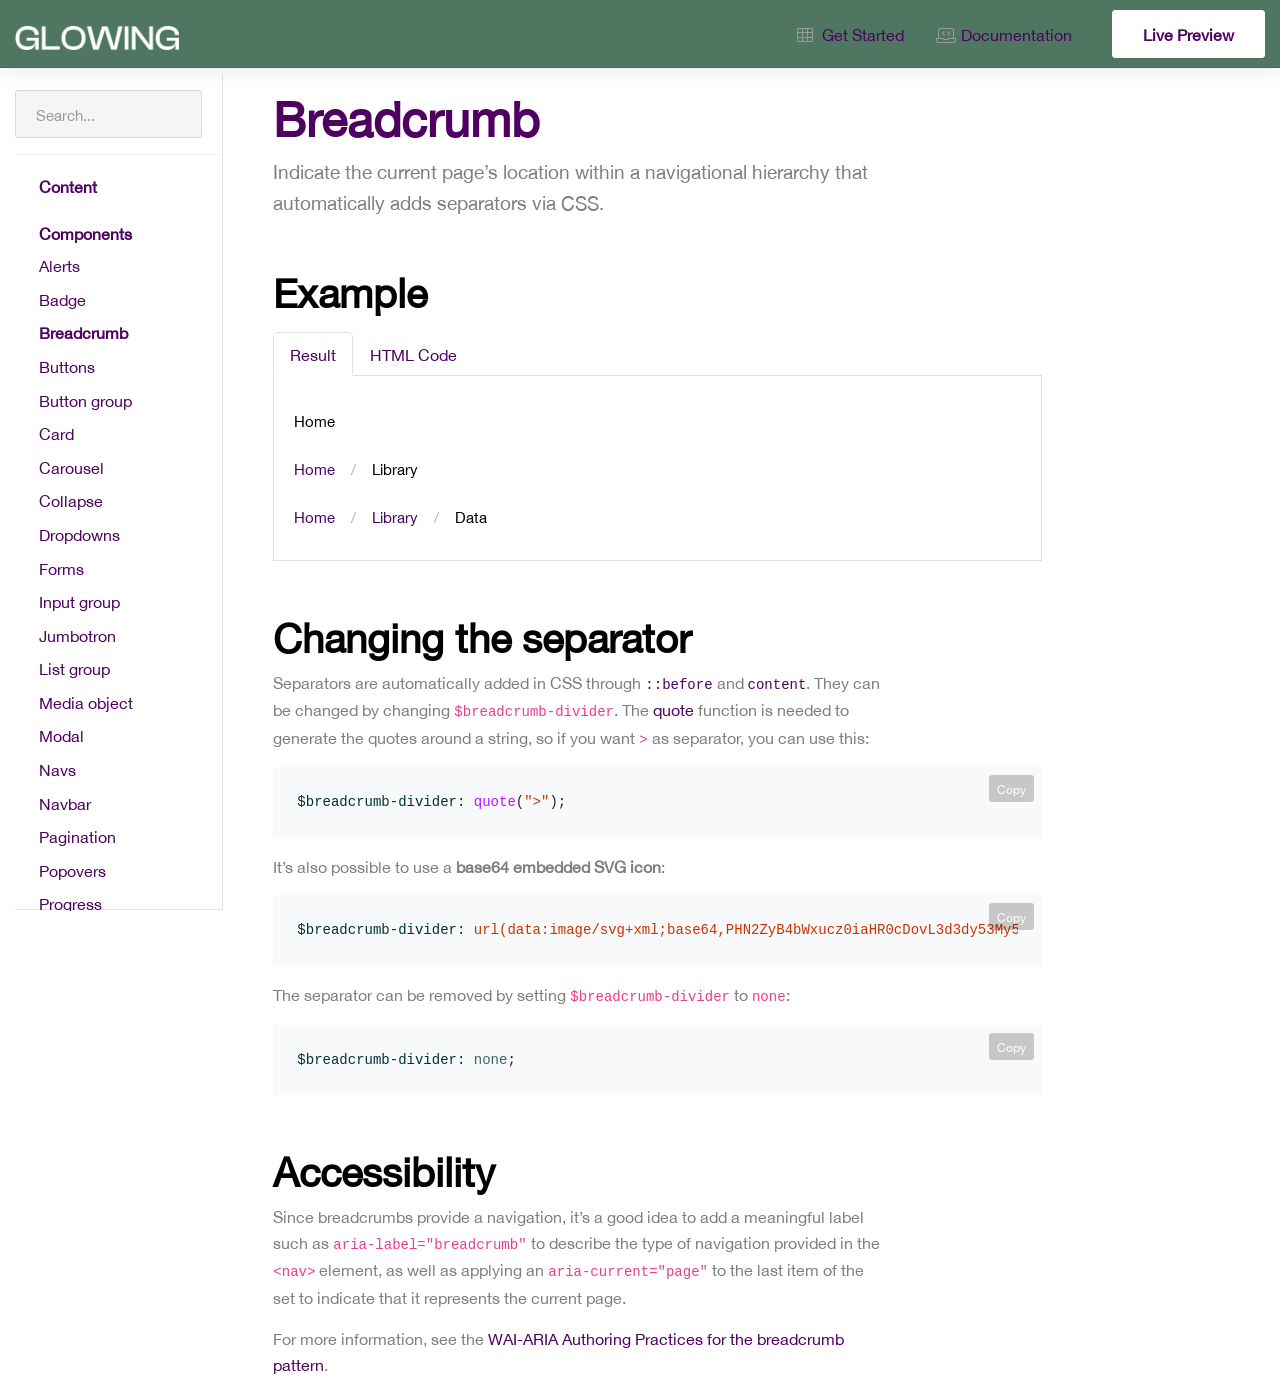
<file: docs/components/breadcrumb.html>
<!doctype html>
<html lang="en">
  <head>
    <meta charset="utf-8">
    <meta name="viewport" content="width=device-width, initial-scale=1, shrink-to-fit=no">
    <meta name="description" content="Indicate the current page’s location within a navigational hierarchy that automatically adds separators via CSS.">
    <meta name="author" content="">
    <meta name="generator" content="Jekyll">
    <title>Breadcrumb - Documentation - Glowing</title>
    <!-- Vendors CSS -->
    <link href="https://fonts.googleapis.com/css2?family=Urbanist:ital,wght@0,100;0,200;0,300;0,400;0,500;0,600;0,700;0,800;0,900;1,100;1,200;1,300;1,400;1,500;1,600;1,700;1,800;1,900&display=swap" rel="stylesheet">
    <link rel="stylesheet" href="../../vendors/fontawesome-pro-5/css/all.css">
    <link rel="stylesheet" href="../../vendors/bootstrap-select/css/bootstrap-select.min.css">
    <link rel="stylesheet" href="../../vendors/slick/slick.min.css">
    <link rel="stylesheet" href="../../vendors/magnific-popup/magnific-popup.min.css">
    <link rel="stylesheet" href="../../vendors/jquery-ui/jquery-ui.min.css">
    <link rel="stylesheet" href="../../vendors/mapbox-gl/mapbox-gl.min.css">
    <link rel="stylesheet" href="../../vendors/fonts/font-phosphor/css/phosphor.min.css">
    <link rel="stylesheet" href="../../vendors/fonts/tuesday-night/stylesheet.min.css">
    <link rel="stylesheet" href="../../vendors/fonts/butler/stylesheet.min.css">
    <link rel="stylesheet" href="../../vendors/fonts/a-antara-distance/stylesheet.min.css">
    <link rel="stylesheet" href="../../vendors/animate.css">
    <!-- Themes core CSS -->
    <link rel="stylesheet" href="../../css/themes.css">
    <!-- Themes docs CSS -->
    <link rel="stylesheet" href="../../css/docs.css">
    <!-- Favicons -->
    <link rel="icon" href="../../images/favicon.jpg">
    <!-- Twitter -->
    <meta name="twitter:card" content="summary">
    <meta name="twitter:site" content="@">
    <meta name="twitter:creator" content="@">
    <meta name="twitter:title" content="Breadcrumb">
    <meta name="twitter:description" content="Indicate the current page’s location within a navigational hierarchy that automatically adds separators via CSS.">
    <meta name="twitter:image" content="../../images/logo_01.png">
    <!-- Facebook -->
    <meta property="og:url" content="breadcrumb.html">
    <meta property="og:title" content="Breadcrumb">
    <meta property="og:description" content="Indicate the current page’s location within a navigational hierarchy that automatically adds separators via CSS.">
    <meta property="og:type" content="website">
    <meta property="og:image" content="../../images/logo_01.png">
    <meta property="og:image:type" content="image/png">
    <meta property="og:image:width" content="1200">
    <meta property="og:image:height" content="630">
  </head>
  <body>
    <header class="navbar navbar-expand navbar-dark bg-primary py-2 px-0 flex-column flex-md-row bd-navbar">
      <div class="container-fluid">
        <a class="navbar-brand" href="../index.html">
          <img src="../../images/logo-white.png" alt="Glowing">
        </a>
        <div class="navbar-nav-scroll ml-auto">
          <ul class="navbar-nav flex-row">
            <li class="nav-item">
              <a class="nav-link px-3 "
                       href="../getting-started/dev-environment-setup.html" title="Get Started"><i
                            class="fal fa-th mr-1"></i> <span class="d-none d-sm-inline-block">Get Started</span></a>
            </li>
            <li class="nav-item">
              <a class="nav-link px-3 "
                       href="../index.html" title="Documentation"><i class="fal fa-laptop-code mr-1"></i><span
                            class="d-none d-sm-inline-block"> Documentation</span></a>
            </li>
          </ul>
        </div>
        <a class="btn btn-white d-none d-lg-inline-block ml-5 btn-md px-6 py-2"
           href="../../index.html">Live Preview</a>
      </div>
    </header>
    <div class="container-fluid">
      <div class="row flex-xl-nowrap">
        <div class="col-md-3 col-xl-2 bd-sidebar">
          <div class="bd-sidebar-wrapper">
            <div class="bd-search d-flex align-items-center px-0 pr-xl-4">
              <div class="position-relative w-100">
                <input type="search" class="form-control search-input shadow-none" id="search-input" placeholder="Search..."
                   aria-label="Search for..." autocomplete="off">
                <ul class="search-result list-group list-group-flush position-absolute shadow fs-14 rounded">
                </ul>
              </div>
              <button class="btn bd-search-docs-toggle d-md-none p-0 ml-auto" type="button" data-toggle="collapse"
                data-target="#bd-docs-nav" aria-controls="bd-docs-nav" aria-expanded="false"
                aria-label="Toggle docs navigation"><svg xmlns="http://www.w3.org/2000/svg" width="30" height="30" viewBox="0 0 30 30" role="img" focusable="false"><title>Menu</title><path stroke="currentColor" stroke-linecap="round" stroke-miterlimit="10" stroke-width="2" d="M4 7h22M4 15h22M4 23h22"/></svg></button>
            </div>
            <nav class="collapse show bd-links" id="bd-docs-nav" aria-label="Main navigation">
              <div class="bd-toc-item">
                <a class="bd-toc-link"
               href="../content/typography.html">
                  Content
                </a>
                <ul class="nav bd-sidenav">
                  <li >
                    <a href="../content/typography.html" class="bd-sidenav-link">
                      Typography
                    </a>
                  </li>
                  <li >
                    <a href="../content/code.html" class="bd-sidenav-link">
                      Code
                    </a>
                  </li>
                  <li >
                    <a href="../content/images.html" class="bd-sidenav-link">
                      Images
                    </a>
                  </li>
                  <li >
                    <a href="../content/tables.html" class="bd-sidenav-link">
                      Tables
                    </a>
                  </li>
                  <li >
                    <a href="../content/figures.html" class="bd-sidenav-link">
                      Figures
                    </a>
                  </li>
                </ul>
              </div>
              <div class="bd-toc-item active">
                <a class="bd-toc-link"
               href="alerts.html">
                  Components
                </a>
                <ul class="nav bd-sidenav">
                  <li >
                    <a href="alerts.html" class="bd-sidenav-link">
                      Alerts
                    </a>
                  </li>
                  <li >
                    <a href="badge.html" class="bd-sidenav-link">
                      Badge
                    </a>
                  </li>
                  <li  class="active bd-sidenav-active" >
                    <a href="breadcrumb.html" class="bd-sidenav-link">
                      Breadcrumb
                    </a>
                  </li>
                  <li >
                    <a href="buttons.html" class="bd-sidenav-link">
                      Buttons
                    </a>
                  </li>
                  <li >
                    <a href="button-group.html" class="bd-sidenav-link">
                      Button group
                    </a>
                  </li>
                  <li >
                    <a href="card.html" class="bd-sidenav-link">
                      Card
                    </a>
                  </li>
                  <li >
                    <a href="carousel.html" class="bd-sidenav-link">
                      Carousel
                    </a>
                  </li>
                  <li >
                    <a href="collapse.html" class="bd-sidenav-link">
                      Collapse
                    </a>
                  </li>
                  <li >
                    <a href="dropdowns.html" class="bd-sidenav-link">
                      Dropdowns
                    </a>
                  </li>
                  <li >
                    <a href="forms.html" class="bd-sidenav-link">
                      Forms
                    </a>
                  </li>
                  <li >
                    <a href="input-group.html" class="bd-sidenav-link">
                      Input group
                    </a>
                  </li>
                  <li >
                    <a href="jumbotron.html" class="bd-sidenav-link">
                      Jumbotron
                    </a>
                  </li>
                  <li >
                    <a href="list-group.html" class="bd-sidenav-link">
                      List group
                    </a>
                  </li>
                  <li >
                    <a href="media-object.html" class="bd-sidenav-link">
                      Media object
                    </a>
                  </li>
                  <li >
                    <a href="modal.html" class="bd-sidenav-link">
                      Modal
                    </a>
                  </li>
                  <li >
                    <a href="navs.html" class="bd-sidenav-link">
                      Navs
                    </a>
                  </li>
                  <li >
                    <a href="navbar.html" class="bd-sidenav-link">
                      Navbar
                    </a>
                  </li>
                  <li >
                    <a href="pagination.html" class="bd-sidenav-link">
                      Pagination
                    </a>
                  </li>
                  <li >
                    <a href="popovers.html" class="bd-sidenav-link">
                      Popovers
                    </a>
                  </li>
                  <li >
                    <a href="progress.html" class="bd-sidenav-link">
                      Progress
                    </a>
                  </li>
                  <li >
                    <a href="scrollspy.html" class="bd-sidenav-link">
                      Scrollspy
                    </a>
                  </li>
                  <li >
                    <a href="spinners.html" class="bd-sidenav-link">
                      Spinners
                    </a>
                  </li>
                  <li >
                    <a href="toasts.html" class="bd-sidenav-link">
                      Toasts
                    </a>
                  </li>
                  <li >
                    <a href="tooltips.html" class="bd-sidenav-link">
                      Tooltips
                    </a>
                  </li>
                </ul>
              </div>
              <div class="bd-toc-item">
                <a class="bd-toc-link"
               href="../templates/header.html">
                  Templates
                </a>
                <ul class="nav bd-sidenav">
                  <li >
                    <a href="../templates/header.html" class="bd-sidenav-link">
                      Header
                    </a>
                  </li>
                  <li >
                    <a href="../templates/footer.html" class="bd-sidenav-link">
                      Footer
                    </a>
                  </li>
                  <li >
                    <a href="../templates/banner.html" class="bd-sidenav-link">
                      Banner
                    </a>
                  </li>
                  <li >
                    <a href="../templates/slider.html" class="bd-sidenav-link">
                      Slider
                    </a>
                  </li>
                  <li >
                    <a href="../templates/video.html" class="bd-sidenav-link">
                      Video
                    </a>
                  </li>
                  <li >
                    <a href="../templates/scroll-navigation.html" class="bd-sidenav-link">
                      Scroll Navigation
                    </a>
                  </li>
                  <li >
                    <a href="../templates/our-team.html" class="bd-sidenav-link">
                      Our Team
                    </a>
                  </li>
                  <li >
                    <a href="../templates/client-logo.html" class="bd-sidenav-link">
                      Client Logo
                    </a>
                  </li>
                  <li >
                    <a href="../templates/countdown.html" class="bd-sidenav-link">
                      Countdown
                    </a>
                  </li>
                  <li >
                    <a href="../templates/image-box.html" class="bd-sidenav-link">
                      Image Box
                    </a>
                  </li>
                  <li >
                    <a href="../templates/instagram.html" class="bd-sidenav-link">
                      Instagram
                    </a>
                  </li>
                  <li >
                    <a href="../templates/testimoinals.html" class="bd-sidenav-link">
                      Testimoinals
                    </a>
                  </li>
                  <li >
                    <a href="../templates/info-box.html" class="bd-sidenav-link">
                      Info Box
                    </a>
                  </li>
                  <li >
                    <a href="../templates/post.html" class="bd-sidenav-link">
                      Post
                    </a>
                  </li>
                  <li >
                    <a href="../templates/subscribe-news-letter.html" class="bd-sidenav-link">
                      Subscribe News Letter
                    </a>
                  </li>
                  <li >
                    <a href="../templates/about-us.html" class="bd-sidenav-link">
                      About Us
                    </a>
                  </li>
                  <li >
                    <a href="../templates/product.html" class="bd-sidenav-link">
                      Product
                    </a>
                  </li>
                  <li >
                    <a href="../templates/product-categories.html" class="bd-sidenav-link">
                      Product Categories
                    </a>
                  </li>
                  <li >
                    <a href="../templates/map.html" class="bd-sidenav-link">
                      Map
                    </a>
                  </li>
                  <li >
                    <a href="../templates/contact-form.html" class="bd-sidenav-link">
                      Contact Form
                    </a>
                  </li>
                  <li >
                    <a href="../templates/accordion.html" class="bd-sidenav-link">
                      Accordion
                    </a>
                  </li>
                  <li >
                    <a href="../templates/widget-blog.html" class="bd-sidenav-link">
                      Widget Blog
                    </a>
                  </li>
                  <li >
                    <a href="../templates/widget-shop.html" class="bd-sidenav-link">
                      Widget Shop
                    </a>
                  </li>
                  <li >
                    <a href="../templates/other.html" class="bd-sidenav-link">
                      Other
                    </a>
                  </li>
                </ul>
              </div>
              <div class="bd-toc-item">
                <a class="bd-toc-link"
               href="../utilities/glowing.html">
                  Utilities
                </a>
                <ul class="nav bd-sidenav">
                  <li >
                    <a href="../utilities/glowing.html" class="bd-sidenav-link">
                      Glowing
                    </a>
                  </li>
                  <li>
                    <a class="bd-sidenav-link" href="https://getbootstrap.com/docs/4.5/utilities/borders/" target="_blank">
                      Bootstraps
                    </a>
                  </li>
                </ul>
              </div>
            </nav>
          </div>
        </div>
        <main class="col-md-9 col-xl-8 bd-content">
          <h1 class="bd-title" id="content">Breadcrumb</h1>
          <p class="bd-lead">Indicate the current page’s location within a navigational hierarchy that automatically adds separators via CSS.</p>
          <h2 id="example">Example</h2>
          <div class="bd-example-wrapper">
            <ul class="nav nav-tabs" role="tablist">
              <li class="nav-item" role="presentation">
                <a class="nav-link active" data-toggle="tab" href="#result-12" role="tab" aria-controls="result-12" aria-selected="true">Result</a>
              </li>
              <li class="nav-item" role="presentation">
                <a class="nav-link" data-toggle="tab" href="#html-12" role="tab" aria-controls="html-12" aria-selected="false">HTML Code</a>
              </li>
            </ul>
            <div class="tab-content" id="examplte-tab-content-12">
              <div class="tab-pane fade show active" id="result-12" role="tabpanel" aria-labelledby="result-12">
                <div class="bd-example">
                  <nav aria-label="breadcrumb">
                    <ol class="breadcrumb">
                      <li class="breadcrumb-item active" aria-current="page">Home</li>
                    </ol>
                  </nav>
                  <nav aria-label="breadcrumb">
                    <ol class="breadcrumb">
                      <li class="breadcrumb-item"><a href="#">Home</a></li>
                      <li class="breadcrumb-item active" aria-current="page">Library</li>
                    </ol>
                  </nav>
                  <nav aria-label="breadcrumb">
                    <ol class="breadcrumb">
                      <li class="breadcrumb-item"><a href="#">Home</a></li>
                      <li class="breadcrumb-item"><a href="#">Library</a></li>
                      <li class="breadcrumb-item active" aria-current="page">Data</li>
                    </ol>
                  </nav>
                </div>
              </div>
              <div class="tab-pane fade" id="html-12" role="tabpanel" aria-labelledby="html-12">
                <figure class="highlight">
                  <pre><code class="language-html" data-lang="html"><span class="nt">&lt;nav</span> <span class="na">aria-label=</span><span class="s">"breadcrumb"</span><span class="nt">&gt;</span>
  <span class="nt">&lt;ol</span> <span class="na">class=</span><span class="s">"breadcrumb"</span><span class="nt">&gt;</span>
    <span class="nt">&lt;li</span> <span class="na">class=</span><span class="s">"breadcrumb-item active"</span> <span class="na">aria-current=</span><span class="s">"page"</span><span class="nt">&gt;</span>Home<span class="nt">&lt;/li&gt;</span>
  <span class="nt">&lt;/ol&gt;</span>
<span class="nt">&lt;/nav&gt;</span>

<span class="nt">&lt;nav</span> <span class="na">aria-label=</span><span class="s">"breadcrumb"</span><span class="nt">&gt;</span>
  <span class="nt">&lt;ol</span> <span class="na">class=</span><span class="s">"breadcrumb"</span><span class="nt">&gt;</span>
    <span class="nt">&lt;li</span> <span class="na">class=</span><span class="s">"breadcrumb-item"</span><span class="nt">&gt;&lt;a</span> <span class="na">href=</span><span class="s">"#"</span><span class="nt">&gt;</span>Home<span class="nt">&lt;/a&gt;&lt;/li&gt;</span>
    <span class="nt">&lt;li</span> <span class="na">class=</span><span class="s">"breadcrumb-item active"</span> <span class="na">aria-current=</span><span class="s">"page"</span><span class="nt">&gt;</span>Library<span class="nt">&lt;/li&gt;</span>
  <span class="nt">&lt;/ol&gt;</span>
<span class="nt">&lt;/nav&gt;</span>

<span class="nt">&lt;nav</span> <span class="na">aria-label=</span><span class="s">"breadcrumb"</span><span class="nt">&gt;</span>
  <span class="nt">&lt;ol</span> <span class="na">class=</span><span class="s">"breadcrumb"</span><span class="nt">&gt;</span>
    <span class="nt">&lt;li</span> <span class="na">class=</span><span class="s">"breadcrumb-item"</span><span class="nt">&gt;&lt;a</span> <span class="na">href=</span><span class="s">"#"</span><span class="nt">&gt;</span>Home<span class="nt">&lt;/a&gt;&lt;/li&gt;</span>
    <span class="nt">&lt;li</span> <span class="na">class=</span><span class="s">"breadcrumb-item"</span><span class="nt">&gt;&lt;a</span> <span class="na">href=</span><span class="s">"#"</span><span class="nt">&gt;</span>Library<span class="nt">&lt;/a&gt;&lt;/li&gt;</span>
    <span class="nt">&lt;li</span> <span class="na">class=</span><span class="s">"breadcrumb-item active"</span> <span class="na">aria-current=</span><span class="s">"page"</span><span class="nt">&gt;</span>Data<span class="nt">&lt;/li&gt;</span>
  <span class="nt">&lt;/ol&gt;</span>
<span class="nt">&lt;/nav&gt;</span></code></pre>
                </figure>
              </div>
            </div>
          </div>
          <h2 id="changing-the-separator">Changing the separator</h2>
          <p>Separators are automatically added in CSS through <a href="https://developer.mozilla.org/en-US/docs/Web/CSS/::before"><code class="language-plaintext highlighter-rouge">::before</code></a> and <a href="https://developer.mozilla.org/en-US/docs/Web/CSS/content"><code class="language-plaintext highlighter-rouge">content</code></a>. They can be changed by changing <code class="language-plaintext highlighter-rouge">$breadcrumb-divider</code>. The <a href="https://sass-lang.com/documentation/modules/string#quote">quote</a> function is needed to generate the quotes around a string, so if you want <code class="language-plaintext highlighter-rouge">&gt;</code> as separator, you can use this:</p>
          <div class="language-scss highlighter-rouge">
            <div class="highlight">
              <pre class="highlight"><code><span class="nv">$breadcrumb-divider</span><span class="p">:</span> <span class="nf">quote</span><span class="p">(</span><span class="s2">"&gt;"</span><span class="p">);</span>
</code></pre>
            </div>
          </div>
          <p>It’s also possible to use a <strong>base64 embedded SVG icon</strong>:</p>
          <div class="language-scss highlighter-rouge">
            <div class="highlight">
              <pre class="highlight"><code><span class="nv">$breadcrumb-divider</span><span class="p">:</span> <span class="sx">url([data-uri])</span><span class="p">;</span>
</code></pre>
            </div>
          </div>
          <p>The separator can be removed by setting <code class="language-plaintext highlighter-rouge">$breadcrumb-divider</code> to <code class="language-plaintext highlighter-rouge">none</code>:</p>
          <div class="language-scss highlighter-rouge">
            <div class="highlight">
              <pre class="highlight"><code><span class="nv">$breadcrumb-divider</span><span class="p">:</span> <span class="nb">none</span><span class="p">;</span>
</code></pre>
            </div>
          </div>
          <h2 id="accessibility">Accessibility</h2>
          <p>Since breadcrumbs provide a navigation, it’s a good idea to add a meaningful label such as <code class="language-plaintext highlighter-rouge">aria-label="breadcrumb"</code> to describe the type of navigation provided in the <code class="language-plaintext highlighter-rouge">&lt;nav&gt;</code> element, as well as applying an <code class="language-plaintext highlighter-rouge">aria-current="page"</code> to the last item of the set to indicate that it represents the current page.</p>
          <p>For more information, see the <a href="https://www.w3.org/TR/wai-aria-practices/#breadcrumb">WAI-ARIA Authoring Practices for the breadcrumb pattern</a>.</p>
        </main>
      </div>
    </div>
    <script src="../../vendors/jquery.min.js"></script>
    <script src="../../vendors/jquery-ui/jquery-ui.min.js"></script>
    <script src="../../vendors/bootstrap/bootstrap.bundle.js"></script>
    <script src="../../vendors/bootstrap-select/js/bootstrap-select.min.js"></script>
    <script src="../../vendors/slick/slick.min.js"></script>
    <script src="../../vendors/waypoints/jquery.waypoints.min.js"></script>
    <script src="../../vendors/counter/countUp.js"></script>
    <script src="../../vendors/magnific-popup/jquery.magnific-popup.min.js"></script>
    <script src="../../vendors/anchor/anchor.min.js"></script>
    <script src="../../vendors/clipboard/clipboard.min.js"></script>
    <script src="../../vendors/hc-sticky/hc-sticky.min.js"></script>
    <script src="../../vendors/mapbox-gl/mapbox-gl.js"></script>
    <!-- Theme scripts -->
    <script src="../../js/theme.js"></script>
    <script src="../../js/doc.js"></script>
    <svg aria-hidden="true" style="position: absolute; width: 0; height: 0; overflow: hidden;" version="1.1"
     xmlns="http://www.w3.org/2000/svg" xmlns:xlink="http://www.w3.org/1999/xlink">
      <defs>
        <symbol id="icon-bedroom" viewBox="0 0 46 32">
          <path d="M44.421 15.217v-9.803c0-2.985-2.428-5.414-5.414-5.414h-31.82c-2.985 0-5.414 2.428-5.414 5.414v9.803c-1.080 0.86-1.775 2.185-1.775 3.67v4.872c0 2.587 2.105 4.692 4.692 4.692h2.406v1.744c0 0.997 0.808 1.805 1.805 1.805s1.805-0.808 1.805-1.805v-1.744h24.782v1.744c0 0.997 0.808 1.805 1.805 1.805s1.805-0.808 1.805-1.805v-1.744h2.406c2.587 0 4.692-2.104 4.692-4.692v-4.872c0-1.485-0.694-2.81-1.775-3.67zM7.188 3.609h31.82c0.995 0 1.805 0.81 1.805 1.805v8.782h-3.489v-3.489c0-1.99-1.619-3.609-3.609-3.609h-5.304c-1.99 0-3.609 1.619-3.609 3.609v3.489h-3.407v-3.489c0-1.99-1.619-3.609-3.609-3.609h-5.304c-1.99 0-3.609 1.619-3.609 3.609v3.489h-3.489v-8.782c0-0.995 0.81-1.805 1.805-1.805zM28.41 14.195v-3.489h5.304v3.489h-5.304zM12.481 14.195v-3.489h5.304v3.489h-5.304zM42.587 23.759c0 0.597-0.486 1.083-1.083 1.083h-36.812c-0.597 0-1.083-0.486-1.083-1.083v-4.872c0-0.597 0.486-1.083 1.083-1.083h36.812c0.597 0 1.083 0.486 1.083 1.083 0 0 0 4.872 0 4.872z"></path>
        </symbol>
        <symbol id="icon-Garage" viewBox="0 0 37 32">
          <path d="M29.463 18.937h-1.601l-1.643-3.892c-0.62-1.467-2.014-2.415-3.553-2.415h-8.301c-1.539 0-2.934 0.948-3.553 2.415l-1.643 3.892h-1.601c-1.42 0-2.575 1.155-2.575 2.576v4.321c0 1.17 0.785 2.16 1.855 2.472v1.113c0 1.423 1.158 2.581 2.581 2.581h2.068c1.423 0 2.581-1.158 2.581-2.581v-1.009h8.875v1.009c0 1.423 1.158 2.581 2.581 2.581h2.068c1.423 0 2.581-1.158 2.581-2.581v-1.113c1.070-0.312 1.855-1.302 1.855-2.472v-4.321c-0-1.421-1.155-2.576-2.575-2.576zM14.365 14.843h8.301c0.648 0 1.243 0.418 1.516 1.063l1.28 3.031h-13.892l1.28-3.031c0.273-0.646 0.868-1.063 1.515-1.063zM29.463 21.149c0.2 0 0.364 0.163 0.364 0.364v4.321c0 0.201-0.163 0.364-0.364 0.364h-21.896c-0.2 0-0.364-0.163-0.364-0.364v-4.321c0-0.201 0.163-0.364 0.364-0.364h21.896zM11.866 29.418c0 0.204-0.166 0.37-0.369 0.37h-2.068c-0.204 0-0.37-0.166-0.37-0.37v-1.009h2.807v1.009zM27.971 29.418c0 0.204-0.166 0.37-0.369 0.37h-2.068c-0.204 0-0.37-0.166-0.37-0.37v-1.009h2.807v1.009z"></path>
          <path d="M14.843 24.779h7.346c0.611 0 1.106-0.495 1.106-1.106s-0.495-1.106-1.106-1.106h-7.346c-0.611 0-1.106 0.495-1.106 1.106s0.495 1.106 1.106 1.106z"></path>
          <path d="M26.393 24.779c0.578 0 1.133-0.509 1.106-1.106-0.027-0.599-0.486-1.106-1.106-1.106-0.579 0-1.133 0.509-1.106 1.106 0.027 0.599 0.486 1.106 1.106 1.106z"></path>
          <path d="M10.638 24.779c0.579 0 1.133-0.509 1.106-1.106-0.027-0.599-0.486-1.106-1.106-1.106-0.579 0-1.133 0.509-1.106 1.106 0.027 0.599 0.486 1.106 1.106 1.106z"></path>
          <path d="M36.397 8.329l-17.409-8.223c-0.299-0.141-0.646-0.141-0.945 0l-17.409 8.223c-0.387 0.183-0.634 0.572-0.634 1v21.565c0 0.611 0.495 1.106 1.106 1.106s1.106-0.495 1.106-1.106v-20.864l16.303-7.7 16.303 7.7v20.864c0 0.611 0.495 1.106 1.106 1.106s1.106-0.495 1.106-1.106v-21.565c0-0.428-0.247-0.817-0.634-1z"></path>
        </symbol>
        <symbol id="icon-long-arrow" viewBox="0 0 156 32">
          <path d="M140.444 32c0.37 0 0.667-0.148 0.889-0.444l14.667-14.667c0.296-0.222 0.444-0.519 0.444-0.889s-0.148-0.667-0.444-0.889l-14.667-14.667c-0.222-0.296-0.519-0.444-0.889-0.444s-0.667 0.148-0.889 0.444l-2.222 2.111c-0.296 0.296-0.444 0.63-0.444 1s0.148 0.667 0.444 0.889l9 8.667h-145c-0.37 0-0.685 0.13-0.944 0.389s-0.389 0.574-0.389 0.944v3.111c0 0.37 0.13 0.685 0.389 0.944s0.574 0.389 0.944 0.389h145l-9 8.667c-0.296 0.222-0.444 0.519-0.444 0.889s0.148 0.704 0.444 1l2.222 2.111c0.222 0.296 0.519 0.444 0.889 0.444z"></path>
        </symbol>
        <symbol id="icon-shower" viewBox="0 0 32 32">
          <path d="M17.925 23.285c-0.036-0.519-0.486-0.91-1.004-0.874s-0.91 0.486-0.874 1.004l0.063 0.907c0.036 0.518 0.485 0.91 1.004 0.874s0.91-0.486 0.874-1.004l-0.063-0.907z"></path>
          <path d="M22.385 20.968c-0.21-0.476-0.765-0.691-1.241-0.481s-0.691 0.765-0.481 1.241l0.345 0.782c0.21 0.475 0.765 0.691 1.241 0.481s0.691-0.765 0.481-1.241l-0.345-0.782z"></path>
          <path d="M26.744 18.696c-0.359-0.376-0.954-0.39-1.331-0.032s-0.39 0.954-0.032 1.331l0.627 0.658c0.359 0.376 0.954 0.39 1.331 0.032s0.39-0.954 0.032-1.331l-0.627-0.658z"></path>
          <path d="M16.801 28.149c-0.519 0.025-0.919 0.467-0.894 0.986l0.046 0.938c0.025 0.519 0.467 0.92 0.986 0.894s0.919-0.467 0.894-0.986l-0.046-0.938c-0.025-0.519-0.467-0.919-0.986-0.894v0z"></path>
          <path d="M22.269 26.827c-0.148-0.498-0.672-0.783-1.17-0.635s-0.783 0.672-0.635 1.17l0.251 0.848c0.148 0.499 0.672 0.782 1.17 0.635s0.783-0.672 0.635-1.17l-0.251-0.848z"></path>
          <path d="M26.692 24.614c-0.268-0.445-0.847-0.588-1.292-0.32s-0.588 0.847-0.32 1.292l0.457 0.757c0.268 0.445 0.847 0.588 1.292 0.32s0.588-0.847 0.32-1.292l-0.457-0.757z"></path>
          <path d="M31.736 23.109l-0.662-0.666c-0.366-0.369-0.962-0.371-1.331-0.004s-0.371 0.962-0.004 1.331l0.662 0.666c0.366 0.368 0.962 0.371 1.331 0.004s0.371-0.962 0.004-1.331z"></path>
          <path d="M27.006 12.503l-0.285-0.64c-0.471-1.058-1.589-1.63-2.682-1.459l-0.176-0.395c-1.024-2.299-3.436-3.566-5.847-3.18l-0.618-1.405c-1.45-3.295-4.714-5.424-8.314-5.424-5.009 0-9.084 4.075-9.084 9.084v21.975c0 0.52 0.421 0.941 0.941 0.941h3.765c0.52 0 0.941-0.421 0.941-0.941v-21.975c0-1.895 1.542-3.437 3.437-3.437 1.362 0 2.597 0.805 3.146 2.052l0.664 1.508c-1.726 1.565-2.287 4.082-1.314 6.27l0.176 0.395c-0.843 0.684-1.189 1.889-0.709 2.968l0.285 0.64c0.623 1.399 2.263 2.038 3.673 1.41l10.59-4.714c1.402-0.624 2.034-2.272 1.41-3.673v0zM22.143 10.775l0.141 0.316-8.844 3.937-0.141-0.316c-0.802-1.803-0.012-3.92 1.819-4.736l2.287-1.019c1.857-0.822 3.943 0.032 4.738 1.818v0zM9.084 3.765c-2.933 0-5.319 2.386-5.319 5.319v21.034h-1.882v-21.034c0-3.971 3.23-7.201 7.201-7.201 2.854 0 5.442 1.688 6.591 4.3l0.546 1.241-1.72 0.766-0.55-1.248c-0.849-1.929-2.76-3.176-4.868-3.176v0zM24.83 14.456l-10.59 4.714c-0.455 0.202-0.986-0.002-1.188-0.456l-0.285-0.64c-0.141-0.317 0.001-0.688 0.318-0.829 0.811-0.361 10.848-4.829 11.088-4.936 0.316-0.141 0.688 0.002 0.829 0.318l0.285 0.64c0.202 0.453-0.003 0.987-0.456 1.188v0z"></path>
        </symbol>
        <symbol id="icon-square" viewBox="0 0 32 32">
          <path d="M32 3.125v25.75c0 1.723-1.402 3.125-3.125 3.125h-3.042c-0.69 0-1.25-0.56-1.25-1.25s0.56-1.25 1.25-1.25h3.042c0.345 0 0.625-0.28 0.625-0.625v-11.562h-11.042c-0.69 0-1.25-0.56-1.25-1.25s0.56-1.25 1.25-1.25h11.042v-11.688c0-0.345-0.28-0.625-0.625-0.625h-14.12v3.667c0 0.69-0.56 1.25-1.25 1.25s-1.25-0.56-1.25-1.25v-3.667h-9.13c-0.345 0-0.625 0.28-0.625 0.625v11.625h9.755v-3.667c0-0.69 0.56-1.25 1.25-1.25s1.25 0.56 1.25 1.25v9.833c0 0.69-0.56 1.25-1.25 1.25s-1.25-0.56-1.25-1.25v-3.666h-9.755v11.625c0 0.345 0.28 0.625 0.625 0.625h9.13v-3.667c0-0.69 0.56-1.25 1.25-1.25s1.25 0.56 1.25 1.25v3.667h6.162c0.69 0 1.25 0.56 1.25 1.25s-0.56 1.25-1.25 1.25h-17.791c-1.723 0-3.125-1.402-3.125-3.125v-25.75c0-1.723 1.402-3.125 3.125-3.125h25.75c1.723 0 3.125 1.402 3.125 3.125z"></path>
        </symbol>
        <symbol id="icon-year" viewBox="0 0 33 32">
          <path d="M30.049 18.712v-8.899c0 0 0 0 0-0.061s0-0.122 0-0.122v-0.061c0-0.061-0.061-0.061-0.061-0.122 0 0 0-0.061-0.061-0.061-0.061-0.061-0.061-0.061-0.122-0.122 0 0 0 0-0.061 0l-12.922-5.242c-0.061 0-0.122-0.061-0.244-0.061h-5.303c0-0.061-0.061-0.183-0.122-0.244l-2.56-3.474c-0.122-0.183-0.305-0.244-0.488-0.244s-0.366 0.061-0.488 0.244l-2.56 3.474c-0.061 0.061-0.061 0.183-0.122 0.244h-4.328c-0.366 0-0.61 0.244-0.61 0.61v5.242c0 0.366 0.244 0.61 0.61 0.61h4.328v13.775c-0.122 0-0.244 0.061-0.366 0.183l-2.865 3.048c-0.061 0.122-0.122 0.305-0.122 0.427v3.535c0 0.366 0.244 0.61 0.61 0.61h11.947c0.366 0 0.61-0.244 0.61-0.61v-3.535c0-0.183-0.061-0.305-0.183-0.427l-2.865-3.048c-0.061-0.122-0.183-0.122-0.366-0.183v-13.775h17.554v8.838c0 0.366 0.244 0.61 0.61 0.61 0.975 0 1.768 0.792 1.768 1.768s-0.792 1.768-1.768 1.768c-0.975 0-1.768-0.792-1.768-1.768 0-0.366-0.244-0.61-0.61-0.61s-0.61 0.244-0.61 0.61c0 1.646 1.341 2.987 2.987 2.987s2.987-1.341 2.987-2.987c-0.061-1.402-1.036-2.621-2.438-2.926zM8.107 1.707l1.707 2.316h-3.413l1.707-2.316zM13.47 28.099v2.682h-10.667v-2.682l2.499-2.682h5.608l2.56 2.682zM10.057 10.971v2.316l-3.901 2.133v-2.316l3.901-2.133zM6.156 11.642v-1.219h2.316l-2.316 1.219zM10.057 14.629v2.316l-3.901 2.133v-2.316l3.901-2.133zM10.057 18.286v2.316l-3.901 2.133v-2.316l3.901-2.133zM10.057 22.004v2.194l-3.901-0.061 3.901-2.133zM1.219 9.204v-4.023h15.299l9.874 4.023h-25.173z"></path>
        </symbol>
        <symbol id="icon-add-new" viewBox="0 0 42 32">
          <path d="M41.108 10.060l-9.584-9.584c-0.635-0.635-1.663-0.635-2.297 0l-3.643 3.643-3.643-3.643c-0.635-0.635-1.663-0.635-2.297 0l-3.643 3.643-3.643-3.643c-0.634-0.635-1.663-0.635-2.297 0l-9.584 9.584c-0.305 0.305-0.476 0.718-0.476 1.148v19.168c0 0.897 0.727 1.624 1.624 1.624h38.335c0.897 0 1.624-0.727 1.624-1.624v-19.168c0-0.431-0.171-0.844-0.476-1.148zM20.792 3.922c0.856 0.856 6.973 6.973 7.959 7.959v16.87h-6.335v-17.543c0-0.431-0.171-0.844-0.476-1.148l-3.643-3.643 2.495-2.495zM3.249 11.881l7.959-7.959 7.959 7.959v16.87h-3.14v-7.959c0-0.897-0.727-1.624-1.624-1.624h-6.389c-0.897 0-1.624 0.727-1.624 1.624v7.959h-3.141v-16.87zM12.779 28.751h-3.141v-6.335h3.141v6.335zM38.335 28.751h-6.335v-17.543c0-0.431-0.171-0.844-0.476-1.148l-3.643-3.643 2.495-2.495 7.959 7.959v16.87z"></path>
        </symbol>
        <symbol id="icon-my-properties" viewBox="0 0 32 32">
          <path d="M16.625 30.75c0 0.69-0.56 1.25-1.25 1.25h-14.125c-0.69 0-1.25-0.56-1.25-1.25v-17.208c0-0.371 0.165-0.723 0.45-0.96l14.75-12.292c0.464-0.386 1.137-0.386 1.601 0l14.75 12.292c0.53 0.442 0.602 1.23 0.16 1.761s-1.23 0.602-1.761 0.16l-13.95-11.625-13.5 11.25v15.373h12.875c0.69 0 1.25 0.56 1.25 1.25zM30.021 27.368c-1.372 1.654-3.42 3.167-6.088 4.5-0.352 0.176-0.765 0.176-1.117 0-2.668-1.332-4.716-2.846-6.087-4.5-4.071-4.908-1.236-10.325 2.958-10.325 1.672 0 2.901 0.684 3.688 1.327 0.786-0.642 2.016-1.327 3.688-1.327 4.203 0 7.020 5.429 2.959 10.325zM27.062 19.544c-1.729 0-2.637 1.296-2.646 1.309-0.519 0.783-1.613 0.735-2.080 0.005-0.077-0.108-0.974-1.314-2.649-1.314-2.694 0-5.009 5.192 3.688 9.801 8.696-4.608 6.382-9.801 3.687-9.801z"></path>
        </symbol>
        <symbol id="icon-heart" viewBox="0 0 32 32">
          <path d="M23.268 2.4c-2.65 0-4.973 1.182-6.717 3.417-0.233 0.298-0.44 0.596-0.624 0.885-0.184-0.289-0.391-0.587-0.624-0.885-1.745-2.235-4.068-3.417-6.717-3.417-5.005 0-8.586 4.191-8.586 9.22 0 5.751 4.713 11.17 15.282 17.573 0.198 0.12 0.421 0.18 0.645 0.18s0.447-0.060 0.645-0.18c10.569-6.403 15.282-11.822 15.282-17.573 0-5.027-3.577-9.22-8.586-9.22zM26.077 18.781c-2.2 2.455-5.525 5.040-10.151 7.89-4.625-2.85-7.95-5.435-10.151-7.89-2.212-2.468-3.288-4.811-3.288-7.161 0-3.621 2.447-6.732 6.097-6.732 1.859 0 3.444 0.808 4.711 2.402 1.013 1.275 1.44 2.591 1.443 2.6 0.162 0.52 0.643 0.874 1.188 0.874s1.026-0.354 1.188-0.874c0.004-0.013 0.418-1.288 1.398-2.543 1.274-1.632 2.874-2.459 4.756-2.459 3.654 0 6.097 3.114 6.097 6.732 0 2.35-1.075 4.692-3.288 7.161z"></path>
        </symbol>
        <symbol id="icon-save-search" viewBox="0 0 32 32">
          <path d="M32 13.542v12.291c0 0.69-0.56 1.25-1.25 1.25s-1.25-0.56-1.25-1.25v-11.706l-13.5-11.25-13.5 11.25v15.373h13.476c0.69 0 1.25 0.56 1.25 1.25s-0.56 1.25-1.25 1.25h-14.726c-0.69 0-1.25-0.56-1.25-1.25v-17.208c0-0.371 0.165-0.723 0.45-0.96l14.75-12.292c0.464-0.386 1.137-0.386 1.601 0l14.75 12.292c0.285 0.237 0.45 0.589 0.45 0.96zM26.711 29.866c0.488 0.488 0.488 1.28 0 1.768s-1.28 0.488-1.768 0l-5.457-5.457c-4.846 2.625-10.907-0.863-10.907-6.508 0-4.078 3.318-7.396 7.396-7.396 6.422 0 9.746 7.632 5.489 12.346l5.246 5.246zM15.976 24.565c2.699 0 4.896-2.196 4.896-4.896s-2.196-4.896-4.896-4.896c-2.7 0-4.896 2.196-4.896 4.896s2.196 4.896 4.896 4.896z"></path>
        </symbol>
        <symbol id="icon-review" viewBox="0 0 32 32">
          <path d="M16 0c-8.843 0-16 7.156-16 16 0 2.806 0.732 5.547 2.122 7.965l-2.062 6.402c-0.144 0.446-0.026 0.936 0.306 1.267 0.328 0.328 0.816 0.451 1.267 0.306l6.402-2.062c2.417 1.39 5.158 2.122 7.965 2.122 8.843 0 16-7.156 16-16 0-8.843-7.156-16-16-16zM16 29.5c-2.535 0-5.006-0.707-7.146-2.045-0.308-0.192-0.69-0.244-1.046-0.13l-4.621 1.488 1.488-4.621c0.113-0.351 0.065-0.733-0.13-1.046-1.338-2.14-2.045-4.611-2.045-7.146 0-7.444 6.056-13.5 13.5-13.5s13.5 6.056 13.5 13.5-6.056 13.5-13.5 13.5zM17.563 16c0 0.863-0.699 1.563-1.563 1.563s-1.563-0.7-1.563-1.563c0-0.863 0.699-1.563 1.563-1.563s1.563 0.699 1.563 1.563zM23.813 16c0 0.863-0.699 1.563-1.563 1.563s-1.563-0.7-1.563-1.563c0-0.863 0.699-1.563 1.563-1.563s1.563 0.699 1.563 1.563zM11.313 16c0 0.863-0.699 1.563-1.563 1.563s-1.563-0.7-1.563-1.563c0-0.863 0.7-1.563 1.563-1.563s1.563 0.699 1.563 1.563z"></path>
        </symbol>
        <symbol id="icon-my-package" viewBox="0 0 32 32">
          <path d="M30.75 0h-22.54c-0.332 0-0.649 0.132-0.884 0.366l-6.96 6.96c-0.224 0.224-0.366 0.544-0.366 0.884v22.539c0 0.69 0.56 1.25 1.25 1.25h22.54c0.331 0 0.649-0.133 0.881-0.364 0.001-0.001 0.002-0.001 0.003-0.002l6.96-6.96c0.234-0.234 0.366-0.552 0.366-0.884v-22.539c0-0.678-0.551-1.25-1.25-1.25zM23.272 6.96c-1.186 0-6.856 0-7.734 0l4.46-4.46h7.734l-4.46 4.46zM9.875 9.46h5.29v5.29h-5.29v-5.29zM8.728 2.5h7.734l-4.46 4.46c-1.639 0-6.139 0-7.734 0l4.46-4.46zM22.54 29.5h-20.040v-20.040h4.875v6.54c0 0.69 0.56 1.25 1.25 1.25h7.79c0.69 0 1.25-0.56 1.25-1.25v-6.54h4.875v20.040zM25.040 27.732v-19.004l4.46-4.46v19.004l-4.46 4.46z"></path>
        </symbol>
        <symbol id="icon-my-profile" viewBox="0 0 32 32">
          <path d="M27.314 19.427c-1.772-1.772-3.887-3.077-6.195-3.853 2.128-1.573 3.511-4.1 3.511-6.944 0-4.758-3.871-8.63-8.63-8.63s-8.63 3.871-8.63 8.63c0 2.844 1.383 5.37 3.511 6.944-2.308 0.776-4.423 2.081-6.195 3.853-3.022 3.022-4.686 7.040-4.686 11.314 0 0.696 0.564 1.26 1.26 1.26h29.481c0.696 0 1.26-0.564 1.26-1.26 0-4.274-1.664-8.292-4.686-11.314zM9.889 8.63c0-3.369 2.741-6.111 6.111-6.111s6.111 2.741 6.111 6.111-2.741 6.111-6.111 6.111c-3.369 0-6.111-2.741-6.111-6.111zM2.578 29.481c0.637-6.845 6.414-12.221 13.422-12.221s12.785 5.376 13.422 12.221h-26.845z"></path>
        </symbol>
        <symbol id="icon-log-out" viewBox="0 0 32 32">
          <path d="M22.898 25.291c-0.705 0-1.277 0.572-1.277 1.277v3.577h-18.266v-27.59h18.266v3.577c0 0.705 0.572 1.277 1.277 1.277s1.277-0.572 1.277-1.277v-4.854c0-0.705-0.572-1.277-1.277-1.277h-20.821c-0.705 0-1.277 0.572-1.277 1.277v30.145c0 0.705 0.572 1.277 1.277 1.277h20.821c0.705 0 1.277-0.572 1.277-1.277v-4.854c-0-0.705-0.572-1.277-1.277-1.277z"></path>
          <path d="M31.21 15.447l-3.432-3.432c-0.499-0.499-1.308-0.499-1.806 0s-0.499 1.308 0 1.806l1.252 1.252-10.581-0c-0.705 0-1.277 0.572-1.277 1.277s0.572 1.277 1.277 1.277l10.581 0-1.252 1.252c-0.499 0.499-0.499 1.308 0 1.806s1.308 0.499 1.806-0l3.432-3.432c0-0 0-0 0-0 0.257-0.257 0.365-0.555 0.374-0.903 0-0.344-0.146-0.675-0.374-0.903z"></path>
        </symbol>
        <symbol id="icon-1" viewBox="0 0 32 32">
          <path d="M16.625 30.75c0 0.69-0.56 1.25-1.25 1.25h-14.125c-0.69 0-1.25-0.56-1.25-1.25v-17.208c0-0.371 0.165-0.723 0.45-0.96l14.75-12.292c0.464-0.386 1.137-0.386 1.601 0l14.75 12.292c0.53 0.442 0.602 1.23 0.16 1.761s-1.23 0.602-1.761 0.16l-13.95-11.625-13.5 11.25v15.373h12.875c0.69 0 1.25 0.56 1.25 1.25zM30.021 27.368c-1.372 1.654-3.42 3.167-6.088 4.5-0.352 0.176-0.765 0.176-1.117 0-2.668-1.332-4.716-2.846-6.087-4.5-4.071-4.908-1.236-10.325 2.959-10.325 1.672 0 2.901 0.684 3.687 1.327 0.786-0.642 2.016-1.327 3.687-1.327 4.203 0 7.020 5.429 2.959 10.325zM27.062 19.544c-1.729 0-2.637 1.296-2.646 1.309-0.519 0.783-1.614 0.735-2.080 0.005-0.077-0.108-0.974-1.314-2.649-1.314-2.694 0-5.009 5.192 3.687 9.801 8.696-4.608 6.382-9.801 3.688-9.801z"></path>
        </symbol>
        <symbol id="icon-2" viewBox="0 0 32 32">
          <path d="M31.732 15.334c-0.285-0.39-7.083-9.556-15.765-9.556s-15.48 9.166-15.765 9.556c-0.27 0.37-0.27 0.872 0 1.243 0.285 0.39 7.083 9.556 15.765 9.556s15.479-9.166 15.765-9.556c0.271-0.37 0.271-0.873 0-1.243zM15.967 24.026c-6.395 0-11.934-6.083-13.573-8.072 1.637-1.99 7.165-8.071 13.573-8.071 6.395 0 11.933 6.082 13.573 8.072-1.637 1.99-7.165 8.071-13.573 8.071z"></path>
          <path d="M15.967 9.638c-3.483 0-6.317 2.834-6.317 6.317s2.834 6.317 6.317 6.317 6.317-2.834 6.317-6.317-2.834-6.317-6.317-6.317zM15.967 20.166c-2.322 0-4.211-1.889-4.211-4.211s1.889-4.211 4.211-4.211 4.211 1.889 4.211 4.211-1.889 4.211-4.211 4.211z"></path>
        </symbol>
        <symbol id="icon-building" viewBox="0 0 32 32">
          <path d="M25.328 31.373v-26.854l0.021-0.020-4.030-4.174v-0.012h-0.012l-0.302-0.313-0.013 0.013-8.912 4.030 0.004 0.010h-0.012v10.087l-4.582 2.072 0.005 0.012v15.149h-2.689v0.627h22.387v-0.627h-1.866zM24.701 4.731v26.642h-3.383v-30.146l3.383 3.503zM12.699 4.451l7.993-3.615v30.537h-1.337v-15.302h-0.005l0.002-0.003-4.521-3.176-2.133 0.965v-9.405zM18.728 16.395v14.978h-3.669v-17.556l3.669 2.578zM8.122 16.614l6.31-2.854v17.613h-6.31v-14.759z"></path>
        </symbol>
        <symbol id="icon-villa" viewBox="0 0 43 32">
          <path d="M37.721 29.014v-15.41h-0.006l0.003-0.005-16.167-11.59-0.013 0.018-0-0.001-16.146 11.578v15.41h-2.635v0.976h37.579v-0.976h-2.615zM6.369 14.103l15.188-10.889 15.188 10.889v14.911h-6.49v-11.655h-0.001l0.002-0.002-6.254-4.664v-0.095h-0.976v16.417h-2.936v-16.417h-0.976v0.095l-6.254 4.666v11.655h-6.49v-14.911zM29.279 17.864l-5.278 2.079v-6.021l5.278 3.936v0.007zM24.001 20.436l5.278-2.079v10.657h-5.278v-8.578zM19.113 19.942l-5.278-2.079v-0.007l5.278-3.936v6.021zM13.835 18.357l5.278 2.079v8.578h-5.278v-10.657z"></path>
        </symbol>
        <symbol id="icon-sofa" viewBox="0 0 41 32">
          <path d="M19.521 8.762c-1.015-0.256-2.091-0.030-2.917 0.614s-1.309 1.632-1.309 2.679v0.28h1.661v-0.28c0.002-1.555 1.058-2.91 2.565-3.292v0z"></path>
          <path d="M17.089 25.881v-0.189c-0.006-1.037-0.679-1.953-1.667-2.27v-3.418c0.010-0.608 0.51-1.093 1.117-1.085h-1.661c-0.608-0.008-1.108 0.477-1.117 1.085v3.418c0.988 0.317 1.66 1.233 1.667 2.27v0.189l1.661-0z"></path>
          <path d="M36.403 18.919h-1.661c0.608-0.008 1.108 0.477 1.117 1.085v3.475c-0.907 0.361-1.505 1.237-1.51 2.213v0.195l1.661 0v-0.195c0.005-0.977 0.603-1.852 1.51-2.213v-3.475c-0.010-0.608-0.509-1.093-1.117-1.085v0z"></path>
          <path d="M13.828 24.557c-0.244-0.17-0.534-0.261-0.831-0.26-0.781-0.010-1.422 0.614-1.434 1.395v5.311h1.661v-5.311c0.002-0.454 0.228-0.879 0.603-1.135z"></path>
          <path d="M38.44 24.297c-0.297-0-0.587 0.090-0.831 0.26 0.375 0.256 0.601 0.68 0.603 1.135v5.311h1.661v-5.311c-0.012-0.781-0.653-1.405-1.434-1.395v0z"></path>
          <path d="M25.669 26.881l-10.242-0.003v1.661l20.582 0.006v-1.661z"></path>
          <path d="M38.517 23.302v-3.298c-0.010-1.158-0.956-2.089-2.114-2.082h-9.121c-0.561-0.003-1.1 0.22-1.495 0.617-0.041 0.042-0.080 0.084-0.117 0.128-0.404-0.474-0.996-0.746-1.619-0.745h-9.173c-1.158-0.008-2.104 0.924-2.114 2.082v3.307c-1.236 0.109-2.187 1.14-2.198 2.381v5.81c0 0.275 0.223 0.498 0.498 0.498h3.864c0.275 0 0.498-0.223 0.498-0.498v-0.664l20.582 0.006v0.658c0 0.275 0.223 0.498 0.498 0.498h3.864c0.275 0 0.498-0.223 0.498-0.498v-5.81c-0.012-1.301-1.053-2.358-2.354-2.39v0zM26.493 19.242c0.209-0.209 0.493-0.326 0.789-0.324h9.121c0.608-0.008 1.108 0.477 1.117 1.085v3.475c-0.907 0.361-1.505 1.237-1.51 2.213v0.195l-9.842-0.003 0.001-5.831c-0.005-0.303 0.112-0.595 0.324-0.811v0zM14.878 18.919h9.172c0.608-0.008 1.108 0.477 1.117 1.085l0.002 5.88-9.743-0.003v-0.189c-0.006-1.037-0.679-1.953-1.667-2.27v-3.418c0.010-0.608 0.51-1.093 1.117-1.085v-0zM14.431 31.003h-2.868v-5.311c0.021-0.777 0.657-1.395 1.434-1.395s1.412 0.618 1.434 1.395v5.311zM15.427 29.84v-2.962l20.582 0.006v2.963l-20.582-0.007zM39.874 31.003h-2.867v-5.311c0.020-0.777 0.656-1.396 1.434-1.396s1.413 0.619 1.434 1.396v5.311z"></path>
          <path d="M17.313 9.63c-0.453 0.32-0.841 0.724-1.143 1.188-0.097 0.149-0.108 0.339-0.027 0.498s0.24 0.263 0.417 0.272c0.178 0.010 0.347-0.076 0.445-0.225 0.234-0.36 0.534-0.672 0.885-0.92 0.223-0.16 0.274-0.469 0.116-0.693s-0.468-0.277-0.692-0.12v0z"></path>
          <path d="M19.176 7.689c-0.227-4.28-3.622-7.689-7.763-7.689-4.273 0-7.752 3.63-7.775 8.101-0.001 0.012-0.002 0.023-0.002 0.035v22.867h-3.137c-0.275 0-0.498 0.223-0.498 0.498s0.223 0.498 0.498 0.498h7.788c0.275 0 0.498-0.223 0.498-0.498s-0.223-0.498-0.498-0.498h-3.653v-22.833c0-0.008 0.001-0.016 0.001-0.024 0-3.942 3.041-7.149 6.779-7.149 3.593 0 6.541 2.964 6.764 6.696-2.21 0.263-3.876 2.135-3.879 4.361v0.779c0 0.275 0.223 0.498 0.498 0.498h2.218c0.22 0.797 0.933 1.387 1.767 1.387s1.547-0.589 1.767-1.387h2.036c0.275 0 0.498-0.223 0.498-0.498v-0.779c-0.003-2.237-1.684-4.115-3.907-4.365v0zM18.781 13.721c-0.281-0.005-0.54-0.151-0.688-0.39h1.376c-0.148 0.238-0.407 0.385-0.688 0.39zM22.086 12.335h-6.791v-0.281c0-1.875 1.52-3.396 3.396-3.396s3.396 1.52 3.396 3.396v0.281z"></path>
        </symbol>
        <symbol id="icon-family" viewBox="0 0 36 32">
          <path d="M32.8 0h-29.291c-1.937 0.002-3.507 1.572-3.509 3.509v24.982c0.002 1.937 1.572 3.507 3.509 3.509h29.291c1.937-0.002 3.507-1.572 3.509-3.509v-24.982c-0.002-1.937-1.572-3.507-3.509-3.509zM32.8 31.085h-29.291c-1.432-0.002-2.592-1.162-2.594-2.593v-19.108h34.478v19.108c-0.002 1.432-1.162 2.592-2.593 2.593zM35.394 8.468h-34.478v-4.959c0.001-1.432 1.162-2.592 2.594-2.594h29.291c1.432 0.001 2.592 1.162 2.593 2.594v4.959z"></path>
          <path d="M10.184 2.96h-0.006c-0.975-0.002-1.767 0.788-1.769 1.763s0.788 1.767 1.763 1.769h0.006c0.975 0.002 1.767-0.788 1.768-1.763s-0.788-1.767-1.763-1.768zM10.777 5.329c-0.159 0.159-0.375 0.248-0.599 0.247h-0.003c-0.47-0.001-0.85-0.382-0.849-0.852s0.382-0.85 0.852-0.849h0.003c0.344 0.001 0.653 0.209 0.784 0.527s0.057 0.684-0.187 0.926l-0 0z"></path>
          <path d="M4.308 2.942h-0.006c-0.975-0.002-1.767 0.788-1.769 1.763s0.788 1.767 1.763 1.768h0.005c0.976 0.002 1.767-0.788 1.769-1.763s-0.788-1.767-1.763-1.769zM4.902 5.31c-0.159 0.159-0.375 0.248-0.599 0.247h-0.003c-0.47-0.001-0.85-0.382-0.849-0.852s0.382-0.85 0.852-0.849h0.003c0.344 0.001 0.653 0.209 0.784 0.527s0.057 0.684-0.187 0.926v0z"></path>
          <path d="M16.059 2.978h-0.005c-0.975-0.002-1.767 0.788-1.769 1.763s0.788 1.767 1.763 1.769h0.006c0.975 0.002 1.767-0.788 1.768-1.763s-0.788-1.767-1.763-1.768zM16.653 5.347c-0.273 0.271-0.693 0.325-1.026 0.133s-0.495-0.585-0.395-0.957c0.1-0.371 0.437-0.629 0.821-0.629h0.003c0.344 0.001 0.653 0.209 0.784 0.527s0.057 0.684-0.187 0.926z"></path>
          <path d="M11.942 26.679c0 0.253 0.205 0.458 0.458 0.458h11.511c0.253 0 0.458-0.205 0.458-0.458v-7.347h1.926c0.198 0 0.374-0.128 0.435-0.316s-0.005-0.395-0.166-0.512l-8.139-5.926c-0.161-0.117-0.378-0.117-0.539 0l-8.139 5.926c-0.16 0.116-0.227 0.323-0.166 0.512s0.237 0.316 0.435 0.316h1.926l-0 7.347zM11.422 18.417l6.733-4.902 6.733 4.902h-0.978c-0.253 0-0.458 0.205-0.458 0.458v7.347h-10.595v-7.347c0-0.253-0.205-0.458-0.458-0.458h-0.977z"></path>
          <path d="M18.154 20.274c1.095 0 1.983-0.888 1.983-1.983s-0.888-1.983-1.983-1.983-1.983 0.888-1.983 1.983c0.001 1.095 0.889 1.982 1.983 1.983zM18.154 17.222c0.59 0 1.068 0.478 1.068 1.068s-0.478 1.068-1.068 1.068-1.068-0.478-1.068-1.068c0.001-0.589 0.479-1.067 1.068-1.068z"></path>
        </symbol>
        <symbol id="icon-heating" viewBox="0 0 52 32">
          <path d="M50.766 0h-49.879c-0.49-0-0.887 0.396-0.887 0.886 0 0 0 0.001 0 0.001v19.111c0 0.49 0.397 0.887 0.887 0.887h49.879c0.49 0 0.887-0.397 0.887-0.887v-19.111c0-0.49-0.396-0.887-0.886-0.887-0 0-0.001 0-0.001 0zM46.671 19.111h-41.688v-8.001h41.688v8.001zM49.879 19.111h-1.435v-8.89c0-0.49-0.396-0.887-0.886-0.887-0 0-0.001 0-0.001 0h-43.462c-0.49-0-0.887 0.396-0.887 0.886 0 0 0 0.001 0 0.001v8.89h-1.435v-17.337h48.105v17.337z"></path>
          <path d="M7.516 14.326h36.62c0.49 0 0.887-0.397 0.887-0.887s-0.397-0.887-0.887-0.887h-36.62c-0.49 0-0.887 0.397-0.887 0.887s0.397 0.887 0.887 0.887z"></path>
          <path d="M7.516 17.618h36.62c0.49 0 0.887-0.397 0.887-0.887s-0.397-0.887-0.887-0.887h-36.62c-0.49 0-0.887 0.397-0.887 0.887s0.397 0.887 0.887 0.887z"></path>
          <path d="M35.541 7.904h12.016c0.49 0 0.887-0.396 0.887-0.886 0-0 0-0.001 0-0.001v-3.041c0-0.49-0.397-0.887-0.887-0.887h-12.016c-0.49 0-0.887 0.397-0.887 0.887v3.041c-0 0.49 0.396 0.887 0.886 0.887 0 0 0.001 0 0.001 0zM36.428 4.863h10.242v1.267h-10.242v-1.267z"></path>
          <path d="M8.442 26.728c-0.377-0.288-0.807-0.725-0.722-1.172 0.088-0.326 0.33-0.588 0.648-0.702 0.472-0.134 0.746-0.624 0.613-1.096s-0.624-0.746-1.096-0.613c-0.966 0.295-1.696 1.090-1.907 2.078-0.116 0.604-0.089 1.785 1.386 2.913 0.344 0.222 0.521 0.63 0.448 1.033-0.112 0.517-0.493 0.935-0.998 1.093-0.469 0.141-0.735 0.635-0.594 1.104 0.113 0.377 0.461 0.634 0.854 0.631 0.087 0 0.174-0.013 0.257-0.038 1.145-0.346 2.004-1.298 2.23-2.473 0.194-1.059-0.242-2.134-1.119-2.759v0z"></path>
          <path d="M15.666 26.728c-0.377-0.288-0.807-0.725-0.722-1.172 0.088-0.326 0.33-0.588 0.648-0.702 0.469-0.143 0.732-0.639 0.589-1.107-0.139-0.455-0.612-0.719-1.072-0.599-0.966 0.295-1.696 1.090-1.907 2.078-0.116 0.604-0.089 1.785 1.386 2.913 0.344 0.222 0.521 0.63 0.448 1.033-0.112 0.517-0.493 0.935-0.998 1.093-0.469 0.141-0.735 0.635-0.594 1.104 0.113 0.375 0.459 0.632 0.85 0.631 0.087 0 0.174-0.013 0.257-0.038 1.145-0.346 2.004-1.298 2.23-2.473 0.196-1.059-0.239-2.135-1.116-2.761v0z"></path>
          <path d="M22.887 26.728c-0.377-0.288-0.807-0.725-0.722-1.172 0.088-0.326 0.33-0.588 0.648-0.702 0.472-0.134 0.746-0.624 0.613-1.096s-0.624-0.746-1.096-0.613v0c-0.966 0.295-1.696 1.090-1.907 2.078-0.116 0.604-0.089 1.785 1.386 2.913 0.344 0.222 0.521 0.63 0.448 1.033-0.112 0.517-0.493 0.935-0.998 1.093-0.469 0.141-0.735 0.635-0.594 1.104 0.113 0.375 0.459 0.632 0.85 0.631 0.087 0 0.174-0.013 0.257-0.038 1.145-0.346 2.004-1.298 2.23-2.473 0.195-1.058-0.24-2.133-1.115-2.759v0z"></path>
          <path d="M30.111 26.728c-0.377-0.288-0.807-0.725-0.722-1.172 0.088-0.326 0.33-0.588 0.648-0.702 0.469-0.143 0.732-0.639 0.589-1.107-0.139-0.455-0.612-0.719-1.072-0.599-0.966 0.295-1.696 1.090-1.907 2.078-0.116 0.604-0.089 1.785 1.386 2.913 0.344 0.222 0.521 0.63 0.448 1.033-0.112 0.517-0.493 0.935-0.998 1.093-0.469 0.141-0.735 0.635-0.594 1.104 0.113 0.375 0.459 0.632 0.85 0.631 0.087 0 0.174-0.013 0.258-0.038 1.145-0.346 2.004-1.298 2.23-2.473 0.196-1.059-0.239-2.135-1.116-2.761v0z"></path>
          <path d="M37.332 26.728c-0.377-0.288-0.807-0.725-0.722-1.172 0.088-0.326 0.33-0.588 0.648-0.702 0.472-0.134 0.746-0.624 0.613-1.096s-0.624-0.746-1.096-0.613c-0.966 0.295-1.696 1.090-1.907 2.078-0.116 0.604-0.089 1.785 1.386 2.913 0.344 0.222 0.521 0.63 0.448 1.033-0.112 0.517-0.493 0.935-0.998 1.093-0.469 0.141-0.735 0.635-0.594 1.104 0.113 0.377 0.461 0.634 0.854 0.631 0.087 0 0.174-0.013 0.258-0.038 1.145-0.346 2.004-1.298 2.23-2.473 0.194-1.059-0.242-2.134-1.119-2.759v0z"></path>
          <path d="M44.556 26.728c-0.377-0.288-0.807-0.725-0.722-1.172 0.088-0.326 0.33-0.588 0.648-0.702 0.469-0.143 0.732-0.639 0.589-1.107-0.139-0.455-0.612-0.719-1.072-0.599-0.966 0.295-1.696 1.090-1.907 2.078-0.116 0.604-0.089 1.785 1.386 2.913 0.344 0.222 0.521 0.63 0.448 1.033-0.112 0.517-0.493 0.935-0.998 1.093-0.469 0.141-0.735 0.635-0.594 1.104 0.113 0.375 0.459 0.632 0.85 0.631 0.087 0 0.174-0.013 0.258-0.038 1.145-0.346 2.004-1.298 2.23-2.473 0.196-1.059-0.239-2.135-1.116-2.761v0z"></path>
        </symbol>
        <symbol id="icon-price" viewBox="0 0 32 32">
          <path d="M32 4.246c0-2.341-1.554-4.246-3.463-4.246h-25.075c-1.91 0-3.463 1.904-3.463 4.246v27.197c0 0.308 0.249 0.557 0.557 0.557v0h27.98c0.308 0 0.557-0.249 0.557-0.557v0-23.012c1.645-0.328 2.905-2.079 2.905-4.185v0zM1.114 30.886v-26.64c0-1.726 1.054-3.131 2.348-3.131 1.283 0 2.327 1.38 2.346 3.084h-3.208c-0.308 0-0.557 0.249-0.557 0.557 0 1.646 0.849 3.128 2.111 3.687h0.003c0.031 0.014 0.063 0.024 0.096 0.032 0.005 0 0.009 0.004 0.014 0.004 0.015 0.003 0.032 0.003 0.047 0.005 0.021 0.003 0.042 0.006 0.064 0.007h23.6v22.394h-26.864zM4.235 7.199c-0.575-0.472-0.946-1.147-1.035-1.886h2.465c-0.186 0.804-0.706 1.49-1.431 1.886h0zM28.538 7.377h-22.734c0.591-0.687 0.965-1.535 1.075-2.435 0.033-0.083 0.043-0.173 0.027-0.261 0.012-0.144 0.020-0.289 0.020-0.436 0.017-1.147-0.386-2.26-1.133-3.131h22.745c1.295 0 2.348 1.405 2.348 3.131s-1.054 3.131-2.349 3.131h0z"></path>
          <path d="M6.147 15.613l0.472-0.253v6.474c0 0.308 0.249 0.557 0.557 0.557h3.072c0.308 0 0.557-0.249 0.557-0.557v-2.758h2.077v2.758c0 0.308 0.249 0.557 0.557 0.557h3.072c0.308 0 0.557-0.249 0.557-0.557v-6.471l0.48 0.255c0.273 0.144 0.61 0.040 0.755-0.232s0.040-0.61-0.232-0.755v0l-6.003-3.18c-0.164-0.087-0.36-0.087-0.524 0l-5.925 3.18c-0.274 0.141-0.381 0.477-0.24 0.751s0.477 0.381 0.751 0.24c0.005-0.003 0.011-0.006 0.016-0.009l0.001 0.001zM11.809 12.575l4.146 2.197v6.505h-1.958v-2.758c0-0.308-0.249-0.557-0.557-0.557h-3.192c-0.308 0-0.557 0.249-0.557 0.557v2.758h-1.958v-6.515l4.076-2.187z"></path>
          <path d="M7.476 24.569h-1.592c-0.308 0-0.557 0.249-0.557 0.557s0.249 0.557 0.557 0.557h1.592c0.308 0 0.557-0.249 0.557-0.557s-0.249-0.557-0.557-0.557z"></path>
          <path d="M13.298 24.569h-2.911c-0.308 0-0.557 0.249-0.557 0.557s0.249 0.557 0.557 0.557h2.911c0.308 0 0.557-0.249 0.557-0.557s-0.249-0.557-0.557-0.557z"></path>
          <path d="M19.12 24.569h-2.912c-0.308 0-0.557 0.249-0.557 0.557s0.249 0.557 0.557 0.557h2.912c0.308 0 0.557-0.249 0.557-0.557s-0.249-0.557-0.557-0.557z"></path>
          <path d="M23.622 24.569h-1.592c-0.308 0-0.557 0.249-0.557 0.557s0.249 0.557 0.557 0.557h1.592c0.308 0 0.557-0.249 0.557-0.557s-0.249-0.557-0.557-0.557z"></path>
          <path d="M20.967 14.093c0.308 0 0.557-0.249 0.557-0.557v-1.592c0-0.308-0.249-0.557-0.557-0.557s-0.557 0.249-0.557 0.557v1.592c0 0.308 0.249 0.557 0.557 0.557z"></path>
          <path d="M20.967 19.069c0.308 0 0.557-0.249 0.557-0.557v-2.488c0-0.308-0.249-0.557-0.557-0.557s-0.557 0.249-0.557 0.557v2.488c-0 0.308 0.249 0.557 0.557 0.558 0 0 0 0 0 0z"></path>
          <path d="M20.967 24.045c0.308 0 0.557-0.249 0.557-0.557v-2.488c0-0.308-0.249-0.557-0.557-0.557s-0.557 0.249-0.557 0.557v2.488c-0 0.308 0.249 0.558 0.557 0.558 0 0 0 0 0.001 0z"></path>
          <path d="M20.967 25.418c-0.308 0-0.557 0.249-0.557 0.557v1.592c0 0.308 0.249 0.557 0.557 0.557s0.557-0.249 0.557-0.557v-1.592c0-0.308-0.249-0.557-0.557-0.557z"></path>
        </symbol>
        <symbol id="icon-status" viewBox="0 0 32 32">
          <path d="M31.173 10.070c-1.097-1.097-2.881-1.097-3.978 0-0.337 0.338-2.491 2.494-2.821 2.823v-7.429c0-0.751-0.293-1.458-0.824-1.989l-2.652-2.652c-0.531-0.531-1.238-0.824-1.989-0.824h-16.098c-1.551 0-2.813 1.262-2.813 2.813v26.375c0 1.551 1.262 2.813 2.813 2.813h18.75c1.551 0 2.813-1.262 2.813-2.813v-8.336l6.798-6.804c1.099-1.099 1.099-2.878 0-3.977zM18.75 1.875c0.177 0 0.518-0.031 0.824 0.275l2.652 2.652c0.297 0.298 0.275 0.624 0.275 0.824h-3.75v-3.75zM22.5 29.187c0 0.517-0.42 0.938-0.938 0.938h-18.75c-0.517 0-0.938-0.421-0.938-0.938v-26.375c0-0.517 0.421-0.938 0.938-0.938h14.062v4.688c0 0.518 0.42 0.937 0.938 0.937h4.687v7.27c0 0-2.766 2.768-2.766 2.768l-1.325 1.325c-0.103 0.103-0.18 0.228-0.227 0.366l-1.326 3.977c-0.112 0.337-0.025 0.708 0.227 0.959s0.623 0.339 0.959 0.227l3.977-1.326c0.138-0.046 0.264-0.124 0.366-0.227l0.114-0.114v6.46zM20.397 19.527l1.326 1.326-0.506 0.506-1.989 0.663 0.663-1.989 0.506-0.506zM23.049 19.526l-1.326-1.326c0.706-0.707 3.842-3.845 4.507-4.51l1.326 1.326-4.507 4.51zM29.847 12.722l-0.966 0.967-1.326-1.326 0.967-0.968c0.366-0.366 0.96-0.366 1.326 0s0.367 0.958-0 1.326z"></path>
          <path d="M4.138 7.963c0.093 0 0.185-0.018 0.271-0.051v4.568c0 0.414 0.336 0.75 0.75 0.75h2.412c0.414 0 0.75-0.336 0.75-0.75v-1.853h1.006v1.853c0 0.414 0.336 0.75 0.75 0.75h2.412c0.414 0 0.75-0.336 0.75-0.75v-4.567c0.086 0.033 0.178 0.050 0.269 0.050 0.279 0 0.534-0.153 0.664-0.4 0.194-0.366 0.053-0.821-0.312-1.015l-4.713-2.496c-0.108-0.058-0.23-0.088-0.352-0.088s-0.244 0.030-0.354 0.088l-4.647 2.494c-0.178 0.092-0.31 0.247-0.371 0.438s-0.044 0.394 0.048 0.572c0.129 0.251 0.385 0.406 0.667 0.406zM11.74 11.729h-0.912v-1.853c0-0.414-0.336-0.75-0.75-0.75h-2.506c-0.414 0-0.75 0.336-0.75 0.75v1.853h-0.912v-4.616l2.889-1.55 2.942 1.559v4.607z"></path>
          <path d="M3.636 15.568c0 0.407 0.333 0.739 0.739 0.739h15.151c0.407 0 0.739-0.333 0.739-0.739s-0.333-0.739-0.739-0.739h-15.151c-0.407 0-0.739 0.333-0.739 0.739z"></path>
          <path d="M16.757 17.627h-12.382c-0.407 0-0.739 0.333-0.739 0.739s0.333 0.739 0.739 0.739h12.382c0.406 0 0.739-0.333 0.739-0.739s-0.333-0.739-0.739-0.739z"></path>
          <path d="M4.375 20.425c-0.407 0-0.739 0.333-0.739 0.739s0.333 0.739 0.739 0.739h11.047c0.407 0 0.739-0.333 0.739-0.739s-0.333-0.739-0.739-0.739h-11.047z"></path>
          <path d="M15.589 23.962c0-0.406-0.333-0.739-0.739-0.739h-10.475c-0.407 0-0.739 0.333-0.739 0.739s0.333 0.739 0.739 0.739h10.475c0.406 0 0.739-0.333 0.739-0.739z"></path>
          <path d="M19.527 26.021h-5.489c-0.406 0-0.739 0.333-0.739 0.739s0.333 0.739 0.739 0.739h5.489c0.407 0 0.739-0.333 0.739-0.739s-0.333-0.739-0.739-0.739z"></path>
        </symbol>
        <symbol id="icon-e1" viewBox="0 0 34 32">
          <path d="M0.67 10.502l0.708-0.514v14.801c0 0.232 0.188 0.42 0.42 0.42s0.42-0.188 0.42-0.42v-15.412l2.898-2.105 2.894 2.111v14.19c0 0.232 0.188 0.42 0.42 0.42s0.42-0.188 0.42-0.42v-13.577l0.705 0.514c0.188 0.137 0.45 0.095 0.587-0.092s0.096-0.45-0.092-0.587l-1.2-0.876v-1.796c0-0.232-0.188-0.42-0.42-0.42s-0.42 0.188-0.42 0.42v1.183l-2.646-1.93c-0.147-0.108-0.347-0.108-0.495-0.001l-4.694 3.41c-0.123 0.088-0.189 0.235-0.174 0.385s0.11 0.281 0.248 0.342 0.298 0.043 0.42-0.047z"></path>
          <path d="M10.586 4.17l0.708-0.514-0.001 11.865c0 0.232 0.188 0.42 0.42 0.42s0.42-0.188 0.42-0.42l0.001-12.476 2.898-2.105 2.894 2.111-0.001 13.335c0 0.232 0.188 0.42 0.42 0.42s0.42-0.188 0.42-0.42l0.001-12.722 0.705 0.514c0.187 0.137 0.45 0.096 0.587-0.092s0.096-0.45-0.092-0.587l-1.2-0.876v-1.796c0-0.232-0.188-0.42-0.42-0.42s-0.42 0.188-0.42 0.42v1.183l-2.646-1.93c-0.147-0.108-0.347-0.108-0.495-0.001l-4.694 3.41c-0.188 0.137-0.229 0.399-0.093 0.587s0.399 0.229 0.587 0.093h0.001z"></path>
          <path d="M21.626 15.549h-0.001c-0.232 0-0.42 0.188-0.42 0.42l-0.001 0.805c-0 0.232 0.187 0.421 0.42 0.421h0.001c0.232 0 0.42-0.188 0.42-0.42l0.001-0.805c0-0.232-0.188-0.421-0.42-0.421z"></path>
          <path d="M19.915 9.438c0.137 0.188 0.399 0.229 0.587 0.093l0.707-0.514-0.003 5.596c0 0.232 0.188 0.42 0.42 0.42s0.42-0.188 0.42-0.42l0.003-6.207 2.898-2.106 2.891 2.109-0.002 1.926v2.306c0 0.232 0.188 0.42 0.42 0.42s0.42-0.188 0.42-0.42v-2.305l0.002-1.314 0.708 0.517c0.121 0.092 0.282 0.111 0.422 0.051s0.235-0.192 0.25-0.343-0.052-0.299-0.177-0.386l-1.202-0.877 0.002-1.794c0-0.232-0.188-0.421-0.42-0.421h-0.001c-0.232 0-0.42 0.188-0.42 0.42l-0.002 1.182-2.645-1.929c-0.147-0.108-0.347-0.108-0.495-0l-4.693 3.41c-0.188 0.136-0.23 0.399-0.093 0.587z"></path>
          <path d="M4.009 29.064c-0.232 0-0.42 0.188-0.42 0.42v2.027c0 0.232 0.188 0.42 0.42 0.42s0.42-0.188 0.42-0.42v-2.027c0-0.232-0.188-0.42-0.42-0.42z"></path>
          <path d="M4.429 22.963c0-0.232-0.188-0.42-0.42-0.42s-0.42 0.188-0.42 0.42v5.006c0 0.232 0.188 0.42 0.42 0.42s0.42-0.188 0.42-0.42v-5.006z"></path>
          <path d="M4.429 20.855c0-0.232-0.188-0.42-0.42-0.42s-0.42 0.188-0.42 0.42v0.531c0 0.232 0.188 0.42 0.42 0.42s0.42-0.188 0.42-0.42v-0.531z"></path>
          <path d="M1.798 28.785c-0.232 0-0.42 0.188-0.42 0.42v1.606c0 0.232 0.188 0.42 0.42 0.42s0.42-0.188 0.42-0.42v-1.606c0-0.232-0.188-0.42-0.42-0.42z"></path>
          <path d="M2.218 25.978c0-0.232-0.188-0.42-0.42-0.42s-0.42 0.188-0.42 0.42v1.667c0 0.232 0.188 0.42 0.42 0.42s0.42-0.188 0.42-0.42v-1.667z"></path>
          <path d="M8.431 28.179c-0.232 0-0.42 0.188-0.42 0.42v2.279c0 0.232 0.188 0.42 0.42 0.42s0.42-0.188 0.42-0.42v-2.279c0-0.232-0.188-0.42-0.42-0.42z"></path>
          <path d="M8.851 25.082c0-0.232-0.188-0.42-0.42-0.42s-0.42 0.188-0.42 0.42v2.028c0 0.232 0.188 0.42 0.42 0.42s0.42-0.188 0.42-0.42v-2.028z"></path>
          <path d="M6.64 21.736c0-0.232-0.188-0.42-0.42-0.42s-0.42 0.188-0.42 0.42v2.687c0 0.232 0.188 0.42 0.42 0.42s0.42-0.188 0.42-0.42v-2.687z"></path>
          <path d="M6.219 25.537c-0.232 0-0.42 0.188-0.42 0.42v5.622c0 0.232 0.188 0.42 0.42 0.42s0.42-0.188 0.42-0.42v-5.622c0-0.232-0.188-0.42-0.42-0.42z"></path>
          <path d="M6.64 20.025c0-0.232-0.188-0.42-0.42-0.42s-0.42 0.188-0.42 0.42v0.511c0 0.232 0.188 0.42 0.42 0.42s0.42-0.188 0.42-0.42v-0.511z"></path>
          <path d="M13.924 18.334c-0.232 0-0.42 0.188-0.42 0.42v3.435c0 0.232 0.188 0.42 0.42 0.42s0.42-0.188 0.42-0.42v-3.435c0-0.232-0.188-0.42-0.42-0.42z"></path>
          <path d="M14.344 17.223c0-0.232-0.188-0.42-0.42-0.42s-0.42 0.188-0.42 0.42v0.137c0 0.232 0.188 0.42 0.42 0.42s0.42-0.188 0.42-0.42v-0.137z"></path>
          <path d="M14.344 10.838c0-0.232-0.188-0.42-0.42-0.42s-0.42 0.188-0.42 0.42v5.006c0 0.232 0.188 0.42 0.42 0.42s0.42-0.188 0.42-0.42v-5.006z"></path>
          <path d="M11.293 17.081v1.606c0 0.232 0.188 0.42 0.42 0.42s0.42-0.188 0.42-0.42v-1.606c0-0.232-0.188-0.42-0.42-0.42s-0.42 0.188-0.42 0.42z"></path>
          <path d="M17.925 17.876v0.878c0 0.232 0.188 0.42 0.42 0.42s0.42-0.188 0.42-0.42v-0.878c0-0.232-0.188-0.42-0.42-0.42s-0.42 0.188-0.42 0.42z"></path>
          <path d="M16.555 12.299c0-0.232-0.188-0.42-0.42-0.42s-0.42 0.188-0.42 0.42v0.115c0 0.232 0.188 0.42 0.42 0.42s0.42-0.188 0.42-0.42v-0.115z"></path>
          <path d="M16.555 13.833c0-0.232-0.188-0.42-0.42-0.42s-0.42 0.188-0.42 0.42v6.683c0 0.232 0.188 0.42 0.42 0.42s0.42-0.188 0.42-0.42v-6.683z"></path>
          <path d="M16.135 21.626c-0.232 0-0.42 0.188-0.42 0.42v0.211c0 0.232 0.188 0.42 0.42 0.42s0.42-0.188 0.42-0.42v-0.211c0-0.232-0.188-0.42-0.42-0.42z"></path>
          <path d="M23.84 12.26c-0.232 0-0.42 0.188-0.42 0.42v2.348c0 0.232 0.188 0.42 0.42 0.42s0.42-0.188 0.42-0.42v-2.348c0-0.232-0.188-0.42-0.42-0.42z"></path>
          <path d="M24.26 11.213c0-0.232-0.188-0.42-0.42-0.42s-0.42 0.188-0.42 0.42v0.027c0 0.232 0.188 0.42 0.42 0.42s0.42-0.188 0.42-0.42v-0.027z"></path>
          <path d="M28.262 13.492c-0.232 0-0.42 0.188-0.42 0.42v0.337c0 0.232 0.188 0.42 0.42 0.42s0.42-0.188 0.42-0.42v-0.337c0-0.232-0.188-0.42-0.42-0.42z"></path>
          <path d="M25.63 12.437v1.868c0 0.232 0.188 0.42 0.42 0.42s0.42-0.188 0.42-0.42v-1.868c0-0.232-0.188-0.42-0.42-0.42s-0.42 0.188-0.42 0.42z"></path>
          <path d="M27.349 15.3c-3.933 0-7.12 3.188-7.121 7.12s3.188 7.12 7.121 7.12 7.12-3.188 7.12-7.12c-0.004-3.931-3.19-7.116-7.12-7.12zM27.349 28.7c-3.468 0-6.28-2.811-6.28-6.28s2.812-6.28 6.28-6.28 6.28 2.812 6.28 6.28c-0.004 3.467-2.813 6.276-6.28 6.28z"></path>
          <path d="M27.349 19.298c0.735 0.001 1.33 0.596 1.331 1.331 0 0.232 0.188 0.42 0.42 0.42s0.42-0.188 0.42-0.42c-0.001-1.037-0.734-1.928-1.751-2.13v-0.583c0-0.232-0.188-0.42-0.42-0.42s-0.42 0.188-0.42 0.42v0.583c-1.096 0.216-1.849 1.23-1.74 2.342s1.043 1.96 2.161 1.96c0.724 0.012 1.306 0.601 1.309 1.325s-0.572 1.318-1.296 1.337c-0.004 0-0.009-0.001-0.013-0.001s-0.008 0.001-0.013 0.001c-0.73-0.007-1.317-0.601-1.318-1.33 0-0.232-0.188-0.42-0.42-0.42s-0.42 0.188-0.42 0.42c0.001 1.037 0.734 1.929 1.751 2.131v0.663c0 0.232 0.188 0.42 0.42 0.42s0.42-0.188 0.42-0.42v-0.663c1.096-0.217 1.849-1.23 1.74-2.342s-1.043-1.96-2.161-1.961c-0.735 0-1.331-0.596-1.331-1.331s0.596-1.331 1.331-1.331z"></path>
        </symbol>
        <symbol id="icon-e2" viewBox="0 0 44 32">
          <path d="M33.25 11.896l-4.293-3.126c0-0.008 0.001-0.016 0.001-0.025v-4.889c0-0.297-0.24-0.538-0.538-0.538s-0.538 0.241-0.538 0.538v4.131l-10.831-7.885c-0.189-0.138-0.444-0.138-0.633 0l-16.198 11.793c-0.188 0.137-0.267 0.38-0.195 0.601s0.279 0.371 0.511 0.371h4.207v18.594c0 0.297 0.241 0.538 0.538 0.538h22.907c0.297 0 0.538-0.241 0.538-0.538v-1.79c0-0.297-0.241-0.538-0.538-0.538s-0.538 0.241-0.538 0.538v1.253h-21.832v-18.595c0-0.297-0.241-0.538-0.538-0.538h-3.093l14.546-10.591 14.546 10.591h-3.093c-0.297 0-0.538 0.24-0.538 0.538v1.883c0 0.297 0.241 0.538 0.538 0.538s0.538-0.241 0.538-0.538v-1.345h4.207c0.233 0 0.439-0.15 0.511-0.371s-0.007-0.464-0.195-0.601z"></path>
          <path d="M28.205 16.62c-3.009 0-5.448 2.439-5.448 5.448s2.439 5.448 5.448 5.448 5.448-2.439 5.448-5.448c-0.004-3.008-2.441-5.445-5.448-5.448zM28.205 26.441c-2.415 0-4.373-1.958-4.373-4.373s1.958-4.373 4.373-4.373c2.415 0 4.373 1.958 4.373 4.373-0.003 2.414-1.959 4.37-4.373 4.373z"></path>
          <path d="M28.205 20.147c0.374 0 0.677 0.303 0.678 0.678 0 0.297 0.24 0.538 0.538 0.538s0.538-0.241 0.538-0.538c-0.001-0.761-0.492-1.434-1.215-1.668v-0.215c0-0.297-0.241-0.538-0.538-0.538s-0.538 0.241-0.538 0.538v0.215c-0.822 0.264-1.328 1.088-1.194 1.94s0.868 1.481 1.732 1.48c0.372 0.001 0.673 0.301 0.676 0.673s-0.295 0.676-0.666 0.682c-0.003 0-0.006 0-0.009 0s-0.006 0-0.009 0c-0.37-0.005-0.668-0.306-0.669-0.677 0-0.297-0.24-0.538-0.538-0.538s-0.538 0.241-0.538 0.538c0.001 0.76 0.492 1.434 1.215 1.668v0.271c0 0.297 0.241 0.538 0.538 0.538s0.538-0.241 0.538-0.538v-0.271c0.821-0.264 1.328-1.088 1.194-1.94s-0.869-1.481-1.732-1.481c-0.374 0-0.678-0.303-0.678-0.677s0.303-0.678 0.678-0.678h0z"></path>
          <path d="M43.931 25.7l-4.399-4.399c-0.154-0.154-0.385-0.2-0.586-0.117s-0.332 0.279-0.332 0.497v1.417h-2.452c0.044-0.342 0.066-0.686 0.066-1.031 0.001-2.113-0.834-4.141-2.323-5.64-0.009-0.011-0.017-0.023-0.027-0.033s-0.022-0.018-0.033-0.027c-2.542-2.521-6.448-3.050-9.569-1.293h-6.481v-1.418c0-0.217-0.131-0.413-0.332-0.497s-0.432-0.037-0.586 0.117l-4.399 4.399c-0.21 0.21-0.21 0.55 0 0.76l4.399 4.399c0.154 0.154 0.385 0.2 0.586 0.117s0.332-0.279 0.332-0.497v-1.418h2.452c-0.317 2.453 0.516 4.915 2.257 6.672 0.009 0.011 0.016 0.022 0.027 0.033s0.022 0.017 0.033 0.027c2.544 2.522 6.452 3.050 9.574 1.294h6.476v1.417c0 0.217 0.131 0.413 0.332 0.497s0.432 0.037 0.586-0.117l4.399-4.399c0.21-0.21 0.21-0.55 0-0.76l-0-0zM33.482 26.584l-0.154-0.154c-0.21-0.21-0.55-0.21-0.76 0s-0.21 0.55 0 0.76l0.154 0.154c-1.116 0.961-2.511 1.539-3.979 1.649v-0.219c0-0.297-0.241-0.538-0.538-0.538s-0.538 0.241-0.538 0.538v0.217c-1.468-0.113-2.861-0.691-3.977-1.65l0.152-0.152c0.21-0.21 0.21-0.55 0-0.76s-0.551-0.21-0.761-0l-0.152 0.152c-0.959-1.116-1.537-2.509-1.65-3.977h0.217c0.297 0 0.538-0.24 0.538-0.538s-0.24-0.538-0.538-0.538h-0.217c0.113-1.467 0.691-2.861 1.65-3.977l0.152 0.152c0.21 0.21 0.551 0.21 0.761-0s0.21-0.55 0-0.76l-0.152-0.152c1.116-0.959 2.509-1.537 3.977-1.65v0.217c0 0.297 0.241 0.538 0.538 0.538s0.538-0.241 0.538-0.538v-0.217c1.467 0.113 2.861 0.691 3.977 1.65l-0.152 0.152c-0.21 0.21-0.21 0.551 0 0.76s0.551 0.21 0.76 0l0.152-0.152c0.959 1.116 1.537 2.509 1.65 3.977h-0.217c-0.297 0-0.538 0.241-0.538 0.538s0.241 0.538 0.538 0.538h0.217c-0.020 0.272-0.057 0.542-0.109 0.81-0.031 0.069-0.047 0.143-0.048 0.218-0.252 1.090-0.763 2.102-1.492 2.952h0zM17.258 19.961c-0.297 0-0.538 0.241-0.538 0.538v0.657l-3.1-3.101 3.1-3.101v0.657c0 0.297 0.241 0.538 0.538 0.538h5.536c-0.078 0.071-0.154 0.144-0.229 0.218-0.011 0.009-0.023 0.017-0.033 0.027s-0.018 0.022-0.027 0.033c-0.974 0.983-1.677 2.2-2.042 3.534h-3.205zM39.69 29.181v-0.657c0-0.297-0.241-0.538-0.538-0.538h-5.53c0.085-0.078 0.168-0.157 0.249-0.239 0.002-0.002 0.005-0.004 0.008-0.006s0.004-0.005 0.006-0.007c0.985-0.987 1.697-2.214 2.064-3.56h3.204c0.297 0 0.538-0.241 0.538-0.538v-0.657l3.101 3.101-3.101 3.101z"></path>
        </symbol>
        <symbol id="icon-e3" viewBox="0 0 26 32">
          <path d="M25.717 8.038c-0.026-0.359-0.077-0.715-0.148-1.068-0.082-0.402-0.18-0.797-0.327-1.18-0.006-0.017-0.012-0.035-0.018-0.053 0-0.001 0-0.001-0.001-0.001-0.001-0.002-0.001-0.004-0.002-0.005-0.008-0.061-0.058-0.114-0.047-0.18-0.016-0.103-0.069-0.192-0.11-0.285-0.201-0.463-0.429-0.912-0.709-1.333-0.167-0.25-0.33-0.504-0.537-0.725-0.047-0.061-0.093-0.123-0.143-0.182-0.701-0.821-1.518-1.498-2.47-2.011-0.044-0.016-0.076-0.071-0.131-0.052-0.001-0.001-0.002-0.002-0.003-0.002-0.007-0.006-0.016-0.011-0.024-0.014-0.021-0.010-0.042-0.019-0.063-0.029-0.001-0.001-0.001-0.001-0.001-0.001-0.017-0.008-0.034-0.017-0.052-0.025-0.054-0.030-0.11-0.058-0.168-0.080-0.011-0.006-0.022-0.010-0.033-0.016 0 0 0 0-0.001-0.001-0.016-0.009-0.032-0.018-0.048-0.027-0.009-0.007-0.019-0.012-0.030-0.016-0.007-0.001-0.012-0.001-0.019-0.002 0 0 0-0.001-0.001 0-0.003-0-0.005-0.003-0.009-0.004-0.028-0.020-0.059-0.032-0.093-0.039-0.006-0.004-0.014-0.004-0.019-0.008-0.008-0.006-0.016-0.012-0.023-0.019-0.011-0.004-0.022-0.008-0.034-0.011-0.009-0.004-0.019-0.007-0.029-0.012-0.001 0-0.002-0.001-0.003-0.001-0.141-0.057-0.285-0.11-0.429-0.159-0.010-0.004-0.018-0.007-0.028-0.011-0.001 0-0.001 0.001-0.001 0-0.057-0.019-0.113-0.039-0.169-0.058-0.016-0.005-0.030-0.010-0.045-0.015-0.001-0.001-0.001-0.001-0.001 0s-0.001 0-0.001 0c-0.002-0.001-0.005-0.002-0.007-0.002 0.008-0 0.016 0.001 0.024-0 0.004-0.005 0.008-0.010 0.012-0.015-0.071-0.061-0.158-0.069-0.246-0.075-0.004 0.005-0.007 0.009-0.011 0.014 0.012 0.006 0.023 0.012 0.035 0.018-0.015-0.005-0.030-0.008-0.045-0.012-0.134-0.035-0.269-0.064-0.4-0.107-0.021-0.006-0.042-0.014-0.062-0.021-0.412-0.115-0.836-0.177-1.259-0.197-0.712-0.033-1.426-0.025-2.131 0.116-0.333 0.067-0.663 0.145-0.988 0.243-0.337 0.102-0.664 0.232-0.986 0.377-0.512 0.23-0.993 0.516-1.453 0.839-0.187 0.132-0.356 0.286-0.543 0.419-0.003 0.003-0.006 0.007-0.010 0.010-0.001 0.001-0.001 0.001-0.002 0.002-0.013-0.004-0.025-0.003-0.039 0.006-0.117 0.106-0.235 0.212-0.352 0.319-0.273 0.252-0.524 0.527-0.758 0.814-0.332 0.407-0.619 0.848-0.874 1.308-0.158 0.285-0.301 0.577-0.421 0.879-0.111 0.278-0.203 0.564-0.295 0.85-0.103 0.322-0.173 0.65-0.232 0.979-0.035 0.2-0.069 0.402-0.087 0.606-0.012 0.139-0.008 0.278-0.027 0.417-0.037 0.273-0.062 0.551-0.024 0.822 0.051 0.361 0.037 0.727 0.115 1.084 0.043 0.198 0.077 0.399 0.123 0.597 0.058 0.249 0.134 0.492 0.208 0.737 0.067 0.222 0.15 0.439 0.233 0.652 0.088 0.224 0.198 0.443 0.31 0.66 0.316 0.615 0.707 1.177 1.155 1.701 0.335 0.392 0.702 0.754 1.109 1.072 0.185 0.144 0.357 0.309 0.573 0.41 0.14 0.089 0.277 0.184 0.42 0.267 0.363 0.212 0.731 0.416 1.128 0.558 0.121 0.044 0.147 0.121 0.142 0.242-0.024 0.52-0.064 1.040-0.066 1.562-0.001 0.213-0.021 0.426-0.030 0.639-0.028 0.656-0.061 1.311-0.078 1.968-0.008 0.291 0.234 0.503 0.525 0.496 0.090-0.002 0.181-0.022 0.24-0.080 0.204-0.199 0.373-0.428 0.511-0.678-0 0-0 0-0 0s0-0 0-0c0.017-0.032 0.062-0.047 0.056-0.092 0-0 0-0 0-0 0.040 0.004 0.058-0.024 0.078-0.050 0.319-0.43 0.638-0.86 0.956-1.291 0.493-0.667 0.986-1.334 1.48-2.001 0.042-0.057 0.089-0.105 0.169-0.109 0.53-0.029 1.046-0.141 1.557-0.278 0.411-0.111 0.808-0.262 1.196-0.435 0.451-0.202 0.879-0.448 1.286-0.727 0.481-0.329 0.921-0.705 1.328-1.124 0.23-0.236 0.431-0.495 0.644-0.746 0.011-0.011 0.012-0.023 0.008-0.034 0.001-0.001 0.001-0.001 0.002-0.002 0.006-0.004 0.011-0.008 0.017-0.012 0.145-0.192 0.274-0.396 0.407-0.597 0.31-0.47 0.56-0.971 0.765-1.492 0.296-0.754 0.483-1.537 0.56-2.345 0.049-0.511 0.057-1.022 0.020-1.535zM21.104 15.318c-0.509 0.315-1.048 0.563-1.619 0.745-0.581 0.185-1.172 0.323-1.782 0.335-0.344 0.006-0.524 0.21-0.704 0.456-0.647 0.884-1.301 1.763-1.952 2.644-0.016 0.021-0.021 0.060-0.060 0.045-0.028-0.011-0.021-0.042-0.019-0.065 0.014-0.414 0.021-0.829 0.044-1.243 0.033-0.595 0.047-1.19 0.057-1.785 0.004-0.217-0.146-0.372-0.398-0.456-0.408-0.134-0.792-0.322-1.169-0.529-0.662-0.363-1.248-0.823-1.769-1.366-0.582-0.606-1.053-1.289-1.408-2.053-0.283-0.608-0.487-1.238-0.613-1.898-0.172-0.902-0.176-1.805-0.037-2.707 0.093-0.608 0.263-1.197 0.507-1.765 0.24-0.558 0.529-1.086 0.886-1.576 0.6-0.824 1.334-1.504 2.203-2.033 0.482-0.294 0.993-0.53 1.53-0.71 0.85-0.285 1.721-0.411 2.614-0.385 0.567 0.016 1.125 0.103 1.676 0.248 0.6 0.159 1.171 0.385 1.713 0.687 0.901 0.501 1.67 1.158 2.309 1.969 0.371 0.471 0.683 0.978 0.937 1.519 0.184 0.392 0.324 0.802 0.443 1.22 0.193 0.677 0.27 1.367 0.28 2.066 0.007 0.573-0.050 1.141-0.174 1.7-0.161 0.73-0.419 1.424-0.781 2.081-0.656 1.19-1.556 2.144-2.713 2.858zM15.252 20.804c0.001-0.001 0.002-0.002 0.003-0.003-0.003 0.005-0.007 0.010-0.010 0.016 0.002-0.004 0.005-0.009 0.007-0.012z"></path>
          <path d="M22.547 26.625c-1.031-1.030-2.062-2.060-3.091-3.091-0.288-0.289-0.602-0.513-1.025-0.573-0.2-0.028-0.388-0.005-0.567 0.045-0.332 0.094-0.603 0.299-0.846 0.543-0.528 0.532-1.060 1.061-1.59 1.591-0.115 0.115-0.241 0.221-0.337 0.354-0.266 0.264-0.628 0.263-0.92 0.083-0.297-0.183-0.611-0.337-0.928-0.482-0.429-0.253-0.839-0.534-1.244-0.824-0.362-0.259-0.703-0.546-1.051-0.822 0.002-0.029-0.018-0.042-0.037-0.059-0.166-0.146-0.335-0.29-0.496-0.441-0.71-0.661-1.385-1.356-2.009-2.1-0.33-0.394-0.65-0.796-0.945-1.218-0.193-0.277-0.382-0.557-0.553-0.849-0.221-0.378-0.428-0.766-0.586-1.175-0.061-0.157-0.118-0.323-0.045-0.511 0.062-0.158 0.161-0.273 0.278-0.381 0.676-0.622 1.328-1.269 1.959-1.937 0.369-0.39 0.572-0.849 0.466-1.397-0.067-0.348-0.254-0.642-0.501-0.893-0.959-0.971-1.919-1.941-2.885-2.904-0.279-0.278-0.55-0.57-0.93-0.727-0.293-0.12-0.594-0.14-0.891-0.075-0.358 0.079-0.659 0.286-0.916 0.543-0.691 0.69-1.395 1.367-2.064 2.079-0.315 0.335-0.521 0.739-0.653 1.174-0.099 0.329-0.126 0.673-0.139 1.018-0.013 0.35 0.030 0.696 0.062 1.042 0.008 0.086-0.009 0.184 0.064 0.256 0.007 0.186 0.054 0.366 0.099 0.544 0.105 0.416 0.229 0.826 0.368 1.232 0.173 0.503 0.373 0.994 0.587 1.48 0.233 0.53 0.492 1.047 0.771 1.554 0.404 0.734 0.843 1.446 1.323 2.132 0.347 0.495 0.711 0.978 1.085 1.454 0.781 0.992 1.625 1.926 2.537 2.798 0.586 0.561 1.2 1.090 1.837 1.592 0.626 0.494 1.275 0.955 1.943 1.39 0.527 0.343 1.069 0.659 1.62 0.962 0.454 0.249 0.914 0.485 1.383 0.705 0.229 0.107 0.464 0.201 0.697 0.3 0.009 0.024 0.027 0.042 0.051 0.049 0.21 0.064 0.408 0.161 0.615 0.236 0.298 0.108 0.598 0.208 0.9 0.301 0.381 0.118 0.773 0.204 1.167 0.271 0.53 0.091 1.066 0.132 1.605 0.079 0.094-0.003 0.193 0.022 0.277-0.046 0 0 0-0 0-0 0.122 0.014 0.227-0.049 0.339-0.077 0.006-0.011-0-0.019-0.006-0.028 0.002-0 0.003-0 0.005-0.001-0 0-0 0-0 0 0 0.009 0.001 0.019 0.001 0.028 0.272-0.047 0.507-0.182 0.743-0.315 0.322-0.183 0.591-0.431 0.83-0.709 0.132-0.154 0.296-0.279 0.402-0.455 0-0 0-0 0-0 0.031-0.033 0.060-0.068 0.093-0.098 0.379-0.351 0.757-0.703 1.113-1.077 0.261-0.273 0.474-0.573 0.586-0.945 0.092-0.303 0.065-0.594-0.036-0.878-0.104-0.291-0.296-0.533-0.515-0.752zM3.518 10.044c0.1-0.091 0.201-0.182 0.321-0.245 0.254-0.132 0.45-0.1 0.684 0.112 0.499 0.451 0.956 0.943 1.429 1.42 0.584 0.589 1.171 1.175 1.757 1.763 0.11 0.11 0.212 0.227 0.281 0.369 0.030 0.062 0.045 0.123 0.044 0.189 0.007 0.15-0.073 0.266-0.158 0.376-0.057 0.075-0.131 0.136-0.19 0.21-0.070 0.087-0.123 0.072-0.197-0.002-0.657-0.662-1.317-1.32-1.976-1.979-0.665-0.665-1.328-1.332-1.996-1.994-0.085-0.084-0.088-0.138-0.001-0.218zM17.756 30.946c-0.448-0.057-0.892-0.132-1.327-0.251-0.494-0.135-0.983-0.292-1.454-0.497-0.039-0.017-0.078-0.032-0.118-0.007-0.016-0.054-0.066-0.065-0.11-0.083-0.227-0.096-0.454-0.193-0.676-0.299-0.755-0.364-1.494-0.755-2.212-1.187-0.504-0.303-0.994-0.624-1.473-0.964-0.59-0.418-1.161-0.86-1.714-1.326-0.466-0.391-0.914-0.801-1.35-1.223-0.395-0.382-0.768-0.787-1.133-1.199-0.471-0.531-0.926-1.076-1.354-1.644-0.561-0.744-1.097-1.505-1.574-2.309-0.306-0.516-0.593-1.040-0.859-1.578-0.178-0.361-0.341-0.729-0.498-1.099-0.224-0.53-0.41-1.073-0.577-1.624-0.113-0.373-0.189-0.756-0.244-1.142-0.060-0.413-0.035-0.828-0.029-1.242 0.001-0.080 0.014-0.163 0.031-0.243 0.094-0.435 0.308-0.801 0.624-1.111 0.217-0.214 0.43-0.43 0.645-0.644 0.093-0.093 0.185-0.187 0.279-0.278 0.096-0.094 0.119-0.094 0.213-0.004 0.018 0.017 0.035 0.035 0.053 0.052 1.274 1.275 2.55 2.55 3.825 3.825 0.017 0.017 0.034 0.036 0.052 0.052 0.067 0.057 0.072 0.111 0.003 0.174-0.077 0.069-0.144 0.146-0.225 0.21-0.050 0.039-0.105 0.081-0.095 0.158v0.001h-0.001c-0.058-0.006-0.085 0.042-0.121 0.073-0.158 0.131-0.298 0.282-0.453 0.417-0.604 0.525-0.814 1.19-0.541 1.959 0.088 0.248 0.205 0.484 0.323 0.718 0.388 0.772 0.864 1.491 1.388 2.175 0.492 0.642 1.029 1.245 1.585 1.833 0.029 0.030 0.054 0.077 0.111 0.053-0.021 0.080 0.046 0.115 0.088 0.158 0.77 0.795 1.602 1.519 2.492 2.177 0.445 0.329 0.897 0.652 1.382 0.921 0.359 0.199 0.727 0.381 1.087 0.577 0.441 0.239 0.911 0.28 1.39 0.091 0.286-0.112 0.516-0.302 0.73-0.512 0.303-0.295 0.599-0.596 0.898-0.896 0.122-0.122 0.121-0.123 0.248 0.003 1.286 1.286 2.572 2.573 3.858 3.859 0.017 0.017 0.034 0.035 0.052 0.052 0.053 0.049 0.054 0.096 0 0.146-0.376 0.35-0.7 0.75-1.064 1.111-0.29 0.288-0.642 0.461-1.043 0.546-0.37 0.078-0.739 0.072-1.113 0.024zM17.712 24.452c-0.111-0.111-0.113-0.112 0.002-0.22 0.154-0.146 0.307-0.299 0.611-0.303 0.123-0.005 0.254 0.106 0.377 0.229 0.825 0.824 1.649 1.649 2.473 2.473 0.255 0.255 0.514 0.508 0.763 0.769 0.307 0.321 0.319 0.6 0.035 0.934-0.198 0.232-0.156 0.223-0.36 0.019-1.3-1.301-2.601-2.601-3.901-3.901zM13.293 25.17c0 0 0.001 0 0.001 0.001s-0-0-0-0-0.001-0.001-0.001-0.001-0.001-0-0.001-0.001 0-0.001 0-0.001c0 0.001 0.001 0.001 0.001 0.002zM14.498 31.063c0 0 0 0 0 0l0.002 0.002c-0.001-0-0.002-0-0.002-0s0-0 0.001-0c0-0.001-0-0.001-0-0.001zM21.174 30.471c0-0 0.001-0.001 0.001-0.001s0-0 0-0.001 0.002-0 0.003-0c-0.001 0-0.002 0.002-0.004 0.002-0 0-0 0-0 0z"></path>
          <path d="M21.827 6.037c-0.472-0.716-0.935-1.438-1.393-2.162-0.208-0.329-0.481-0.509-0.881-0.493-0.349 0.014-0.699 0.003-1.048 0.003-1.261 0-2.522 0.001-3.783 0-0.327-0.001-0.578 0.138-0.751 0.409-0.489 0.768-0.975 1.537-1.459 2.307-0.082 0.13-0.166 0.257-0.166 0.427 0.004 1.68 0 3.36 0.002 5.040 0 0.495 0.362 0.851 0.855 0.851 1.322 0.001 2.645 0 3.968 0v-0.002c1.314 0 2.629-0.010 3.943 0.005 0.544 0.006 0.95-0.418 0.946-0.937-0.013-1.56-0.009-3.122 0.003-4.682 0.002-0.291-0.080-0.529-0.236-0.766zM18.44 11.309c0.004-0.784-0.008-1.569 0.008-2.353 0.006-0.285-0.112-0.458-0.339-0.6-0.399-0.252-0.786-0.524-1.186-0.775-0.148-0.093-0.279-0.223-0.472-0.243-0.304-0.031-0.549 0.171-0.55 0.477-0.003 1.151-0.003 2.301-0.004 3.451 0 0.18 0 0.178-0.185 0.178-0.752 0.001-1.504-0.001-2.255 0.005-0.115 0.001-0.143-0.032-0.143-0.144 0.004-1.368 0.004-2.736-0.001-4.104 0-0.122 0.035-0.148 0.152-0.147 1.245 0.004 2.489 0.003 3.734 0.003v-0.004c1.212 0 2.423-0.001 3.635 0.002 0.291 0.001 0.247-0.041 0.248 0.248 0.002 1.335 0 2.67 0.003 4.005 0 0.102-0.018 0.143-0.133 0.142-0.793-0.006-1.586-0.006-2.378 0-0.113 0.001-0.135-0.037-0.134-0.141zM17.672 4.461c-0.001-0.099 0.024-0.136 0.13-0.135 0.562 0.004 1.124 0.002 1.687 0.001 0.070 0 0.118 0.016 0.16 0.083 0.323 0.52 0.652 1.035 0.977 1.553 0.057 0.090 0.039 0.117-0.076 0.117-0.459 0.001-0.919 0.001-1.378 0.001-0.456 0-0.911-0.003-1.367 0.002-0.101 0.001-0.134-0.029-0.133-0.133 0.004-0.496 0.004-0.993 0-1.489zM14.727 4.432c0.039-0.062 0.089-0.084 0.164-0.083 0.566 0.003 1.133 0.004 1.698 0.001 0.076-0.001 0.109 0.014 0.109 0.1 0.001 0.472 0.008 0.943 0.011 1.415 0.001 0.186-0.001 0.186-0.179 0.186h-2.816c0.346-0.553 0.68-1.086 1.013-1.618zM17.349 11.476c-0.123-0.007-0.247-0.007-0.369-0.001-0.095 0.005-0.118-0.035-0.117-0.123 0.003-0.418 0.001-0.837 0.001-1.256 0-0.414 0-0.829 0.001-1.243 0-0.040-0.013-0.094 0.029-0.11 0.023-0.009 0.066 0.022 0.095 0.042 0.133 0.088 0.262 0.181 0.395 0.269 0.064 0.043 0.089 0.096 0.089 0.175-0.003 0.705-0.003 1.411 0.001 2.117 0 0.094-0.025 0.136-0.125 0.13z"></path>
        </symbol>
        <symbol id="icon-e4" viewBox="0 0 24 32">
          <path d="M7.028 15.564c0.060 0.014 0.121 0.027 0.181 0.039v3.743h0.776v-3.64c0.143 0.010 0.287 0.016 0.431 0.016 1.903-0.005 3.697-0.89 4.86-2.397s1.564-3.466 1.086-5.309l2.488-1.559 1.555 0.124c0.149 0.012 0.291-0.062 0.366-0.191l0.784-1.341 1.291 0.003c0.137 0 0.263-0.072 0.333-0.189l0.789-1.321 1.222 0.037c0.187 0.005 0.351-0.124 0.391-0.306l0.476-2.194c0.042-0.192-0.066-0.384-0.251-0.448l-0.018-0.007c-0.014-0.005-0.029-0.009-0.043-0.012l-2.682-0.602c-0.1-0.022-0.204-0.005-0.291 0.050l-8.094 5.073c-1.873-1.805-4.678-2.238-7.008-1.082s-3.681 3.653-3.376 6.236c0.305 2.583 2.201 4.696 4.737 5.277zM21.047 0.802l2.169 0.487-0.326 1.504-1.128-0.034c-0.141-0.004-0.273 0.068-0.345 0.189l-0.793 1.327-1.292-0.003c-0.138 0.001-0.265 0.074-0.336 0.192l-0.773 1.323-1.44-0.115c-0.083-0.007-0.166 0.014-0.237 0.058l-2.435 1.526c-0.225-0.555-0.53-1.075-0.904-1.542l7.839-4.914zM5.548 5.007c2.143-1.339 4.929-1.009 6.699 0.794 0.007 0.015 0.015 0.030 0.024 0.044 0.035 0.056 0.085 0.103 0.143 0.135 1.505 1.684 1.799 4.129 0.733 6.121s-3.261 3.106-5.497 2.789-4.037-1.997-4.507-4.206c-0.47-2.209 0.491-4.477 2.405-5.676z"></path>
          <path d="M7.032 12.539c0.187 0.043 0.379 0.065 0.571 0.065 1.348 0 2.461-1.052 2.537-2.397s-0.911-2.516-2.249-2.669c-1.339-0.153-2.564 0.767-2.792 2.094s0.62 2.603 1.933 2.906zM6.665 8.582c0.278-0.176 0.601-0.269 0.93-0.269 0.133 0 0.266 0.015 0.396 0.045 0.817 0.187 1.387 0.926 1.363 1.763s-0.637 1.541-1.464 1.681-1.636-0.324-1.934-1.107c-0.298-0.783-0.001-1.668 0.709-2.113v-0z"></path>
          <path d="M0.621 24.905l1.494-1.088v7.794c0 0.214 0.174 0.388 0.388 0.388h10.189c0.214 0 0.388-0.174 0.388-0.388v-7.794l1.494 1.087c0.112 0.084 0.26 0.102 0.389 0.046s0.216-0.177 0.23-0.317c0.014-0.139-0.048-0.276-0.163-0.356l-1.951-1.42v-2.289c0-0.215-0.174-0.388-0.388-0.388s-0.388 0.174-0.388 0.388v1.725l-4.478-3.26c-0.136-0.099-0.321-0.099-0.457 0l-7.205 5.245c-0.114 0.081-0.177 0.217-0.163 0.356s0.102 0.26 0.23 0.317c0.129 0.056 0.277 0.039 0.389-0.045v-0zM7.598 19.826l4.706 3.427v7.971h-9.413v-7.971l4.707-3.427z"></path>
          <path d="M7.598 26.978c0.39 0.001 0.706 0.316 0.709 0.706s-0.311 0.709-0.701 0.714c-0.003 0-0.005-0-0.008-0s-0.005 0-0.008 0c-0.389-0.005-0.702-0.321-0.703-0.71 0-0.215-0.174-0.388-0.388-0.388s-0.388 0.174-0.388 0.388c0.001 0.671 0.451 1.259 1.098 1.435v0.317c0 0.214 0.174 0.388 0.388 0.388s0.388-0.174 0.388-0.388v-0.317c0.72-0.195 1.184-0.892 1.086-1.631s-0.728-1.291-1.474-1.291c-0.392 0-0.71-0.318-0.71-0.71s0.318-0.71 0.71-0.71 0.71 0.318 0.71 0.71c0 0.214 0.174 0.388 0.388 0.388s0.388-0.174 0.388-0.388c-0.001-0.671-0.451-1.259-1.098-1.435v-0.611c0-0.214-0.174-0.388-0.388-0.388s-0.388 0.174-0.388 0.388v0.611c-0.72 0.195-1.184 0.892-1.086 1.631s0.728 1.291 1.474 1.291z"></path>
        </symbol>
        <symbol id="icon-e5" viewBox="0 0 25 32">
          <path d="M12.271 0c-0.973 0.001-1.762 0.79-1.763 1.763v0.949h-8.746c-0.973 0.001-1.762 0.79-1.763 1.763v12.203c0.001 0.973 0.79 1.762 1.763 1.763h8.746v13.153c0 0.225 0.182 0.407 0.407 0.407h2.712c0.225 0 0.407-0.182 0.407-0.407v-13.153h8.746c0.973-0.001 1.762-0.79 1.763-1.763v-12.203c-0.001-0.973-0.79-1.762-1.763-1.763h-8.746v-0.949c-0.001-0.973-0.79-1.762-1.763-1.763zM11.322 1.763c0-0.524 0.425-0.949 0.949-0.949s0.949 0.425 0.949 0.949v0.949h-1.898v-0.949zM13.22 31.186h-1.898v-12.746h1.898v12.746zM23.729 4.475v12.203c-0.001 0.524-0.425 0.949-0.949 0.949h-21.017c-0.524-0.001-0.949-0.425-0.949-0.949v-12.203c0.001-0.524 0.425-0.949 0.949-0.949h21.017c0.524 0.001 0.949 0.425 0.949 0.949z"></path>
          <path d="M5.987 8.881h-1.412c-0.138 0-0.276 0.065-0.276 0.195v2.583c0 0.13 0.159 0.195 0.317 0.195s0.317-0.065 0.317-0.195v-1.050h0.614c0.134 0 0.191-0.13 0.191-0.24 0-0.13-0.069-0.248-0.191-0.248h-0.614v-0.688h1.054c0.122 0 0.191-0.13 0.191-0.28 0-0.13-0.057-0.273-0.191-0.273z"></path>
          <path d="M7.329 8.881c-0.561 0-0.997 0.26-0.997 0.96v1.078c0 0.7 0.435 0.96 0.997 0.96s1.001-0.26 1.001-0.96v-1.078c0-0.7-0.439-0.96-1.001-0.96zM7.695 10.919c0 0.281-0.138 0.407-0.366 0.407s-0.362-0.126-0.362-0.407v-1.078c0-0.281 0.134-0.407 0.362-0.407s0.366 0.126 0.366 0.407v1.078z"></path>
          <path d="M10.4 11.879c0.187 0 0.399-0.171 0.399-0.329 0-0.026-0.007-0.051-0.020-0.073l-0.496-0.899c0.285-0.11 0.492-0.37 0.492-0.826 0-0.663-0.444-0.87-1.001-0.87h-0.842c-0.052-0.002-0.102 0.018-0.139 0.054s-0.057 0.086-0.057 0.137v2.587c0 0.13 0.159 0.195 0.317 0.195s0.318-0.065 0.318-0.195v-0.98h0.268l0.557 1.082c0.039 0.076 0.118 0.122 0.203 0.118zM9.774 10.191h-0.403v-0.757h0.403c0.228 0 0.366 0.094 0.366 0.378s-0.139 0.378-0.366 0.378z"></path>
          <path d="M12.751 11.326c-0.378 0-0.501-0.301-0.691-0.301-0.155 0-0.277 0.203-0.277 0.342 0 0.268 0.448 0.529 0.98 0.529 0.59 0 1.017-0.317 1.017-0.903 0-1.025-1.289-0.948-1.289-1.355 0-0.126 0.118-0.244 0.407-0.244 0.333 0 0.411 0.155 0.557 0.155 0.179 0 0.252-0.224 0.252-0.334 0-0.317-0.594-0.358-0.809-0.358-0.508 0-1.041 0.232-1.041 0.842 0 0.952 1.289 0.867 1.289 1.359-0 0.195-0.208 0.269-0.395 0.269z"></path>
          <path d="M15.070 8.857c-0.187 0-0.37 0.069-0.415 0.212l-0.757 2.481c-0.004 0.015-0.007 0.029-0.008 0.045 0 0.15 0.232 0.26 0.407 0.26 0.102 0 0.183-0.033 0.208-0.118l0.138-0.508h0.858l0.138 0.508c0.024 0.086 0.106 0.118 0.207 0.118 0.175 0 0.407-0.11 0.407-0.26-0.001-0.015-0.004-0.030-0.008-0.045l-0.761-2.481c-0.045-0.142-0.228-0.211-0.415-0.211zM14.773 10.74l0.297-1.090 0.297 1.090h-0.594z"></path>
          <path d="M17.124 9.072c0-0.134-0.159-0.191-0.317-0.191s-0.317 0.057-0.317 0.191v2.587c0 0.13 0.139 0.195 0.277 0.195h1.285c0.122 0 0.183-0.139 0.183-0.277s-0.061-0.276-0.183-0.276h-0.927v-2.229z"></path>
          <path d="M18.767 11.855h1.448c0.134 0 0.191-0.142 0.191-0.273 0-0.151-0.069-0.281-0.191-0.281h-1.090v-0.691h0.61c0.134 0 0.191-0.13 0.191-0.24 0-0.13-0.069-0.248-0.191-0.248h-0.61v-0.688h1.090c0.122 0 0.191-0.13 0.191-0.28 0-0.13-0.057-0.273-0.191-0.273h-1.448c-0.139 0-0.277 0.065-0.277 0.195v2.583c0 0.13 0.138 0.195 0.277 0.195z"></path>
        </symbol>
        <symbol id="icon-e6" viewBox="0 0 38 32">
          <path d="M4.679 28.257c0.034 0.008 0.068 0.011 0.102 0.011h17.62c2.52 3.584 7.296 4.763 11.194 2.763s5.726-6.567 4.284-10.704-5.711-6.579-10.008-5.724v-14.12c0-0.266-0.216-0.482-0.482-0.482h-21.381c-0.264 0-0.479 0.213-0.482 0.477l-0.194 19.232h-4.85c-0.266 0-0.482 0.215-0.482 0.482v2.985c0 2.7 2.072 4.915 4.679 5.081zM29.589 15.397c4.32 0 7.823 3.502 7.823 7.823s-3.502 7.823-7.823 7.823c-4.321 0-7.823-3.502-7.823-7.823 0.005-4.318 3.504-7.818 7.823-7.823zM6.485 0.964h20.423v13.888c-2.44 0.781-4.417 2.588-5.414 4.948s-0.913 5.037 0.228 7.331c-1.66-0.51-2.873-2.090-2.873-3.954v-2.985c0-0.266-0.216-0.482-0.482-0.482h-12.071l0.189-18.746zM0.964 20.673h16.921v2.503c-0.004 1.628 0.766 3.16 2.075 4.128h-14.969c-2.221 0-4.028-1.852-4.028-4.128v-2.503z"></path>
          <path d="M10.911 5.325h3.754c0.266 0 0.482-0.216 0.482-0.482s-0.216-0.482-0.482-0.482h-3.754c-0.266 0-0.482 0.216-0.482 0.482s0.216 0.482 0.482 0.482z"></path>
          <path d="M10.911 10.615h10.919c0.266 0 0.482-0.216 0.482-0.482s-0.215-0.482-0.482-0.482h-10.919c-0.266 0-0.482 0.216-0.482 0.482s0.216 0.482 0.482 0.482z"></path>
          <path d="M22.312 15.423c0-0.266-0.215-0.482-0.482-0.482h-10.919c-0.266 0-0.482 0.216-0.482 0.482s0.216 0.482 0.482 0.482h10.919c0.266 0 0.482-0.216 0.482-0.482z"></path>
          <path d="M24.77 23.145h0.929v4.138c0 0.266 0.216 0.482 0.482 0.482h6.814c0.266 0 0.482-0.215 0.482-0.482v-4.138h0.929c0.209 0 0.394-0.134 0.458-0.333s-0.006-0.416-0.175-0.539l-4.818-3.508c-0.169-0.123-0.398-0.123-0.567 0l-4.818 3.508c-0.169 0.123-0.239 0.34-0.175 0.539s0.25 0.333 0.458 0.333zM29.589 19.752l3.344 2.434c-0.24 0.032-0.418 0.236-0.418 0.478v4.138h-5.85v-4.138c0-0.242-0.179-0.446-0.418-0.478l3.344-2.434z"></path>
        </symbol>
        <symbol id="icon-f1" viewBox="0 0 39 32">
          <path d="M38.219 27.247c-0.268 0-0.488 0.218-0.488 0.488v0.569c0 0.402-0.325 0.729-0.727 0.732h-0.020v-1.606c0.952-0.228 1.624-1.078 1.627-2.058v-2.167c0-1.17-0.948-2.115-2.115-2.115s-2.115 0.945-2.115 2.115v2.168c0 0.979 0.673 1.83 1.627 2.058v4.057c0 0.27 0.218 0.488 0.488 0.488s0.488-0.218 0.488-0.488v-1.476h0.020c0.94-0.006 1.7-0.768 1.702-1.708v-0.569c0-0.27-0.218-0.488-0.488-0.488h0.001zM35.358 25.374v-2.168c0-0.63 0.509-1.139 1.139-1.139 0.628 0 1.139 0.508 1.139 1.139v2.168c-0.002 0.439-0.255 0.839-0.651 1.027v-0.407c0-0.268-0.22-0.488-0.488-0.488s-0.488 0.22-0.488 0.488v0.407c-0.399-0.187-0.651-0.588-0.651-1.027zM33.862 28.612v-17.529c0-0.271-0.22-0.488-0.488-0.488h-10.371c-0.27 0-0.488 0.217-0.488 0.488v20.428h0.976v-6.113h2.481v6.114h0.976v-6.113h2.481v3.18c-0.832 0.158-1.423 0.901-1.388 1.747s0.686 1.539 1.528 1.627c0.842 0.089 1.622-0.454 1.832-1.275s-0.214-1.671-0.996-1.997v-3.282h2.481v3.232c-0.809 0.257-1.308 1.069-1.171 1.907 0.138 0.838 0.87 1.448 1.72 1.433 0.849-0.016 1.558-0.651 1.666-1.494 0.107-0.842-0.42-1.635-1.238-1.863v-0.002zM29.746 30.989c-0.405 0-0.732-0.328-0.732-0.732s0.327-0.732 0.732-0.732c0.403 0 0.732 0.327 0.732 0.732-0.002 0.404-0.329 0.732-0.732 0.732zM32.886 20.965h-2.481v-2.481h2.481v2.481zM29.429 15.028v2.481h-2.481v-2.481h2.481zM26.948 14.052v-2.481h2.481v2.481h-2.481zM25.972 17.508h-2.481v-2.481h2.481v2.481zM25.972 18.485v2.481h-2.481v-2.481h2.481zM26.948 18.485h2.481v2.481h-2.481v-2.481zM32.886 17.508h-2.481v-2.481h2.481v2.481zM32.886 14.052h-2.481v-2.481h2.481v2.481zM25.972 11.571v2.481h-2.481v-2.481h2.481zM23.491 24.422v-2.481h2.481v2.481h-2.481zM26.948 24.422v-2.481h2.481v2.481h-2.481zM30.405 24.422v-2.481h2.481v2.481h-2.481zM33.406 30.989c-0.405 0-0.732-0.328-0.732-0.732s0.327-0.732 0.732-0.732c0.403 0 0.732 0.327 0.732 0.732-0.002 0.404-0.329 0.732-0.732 0.732z"></path>
          <path d="M38.604 31.023h-17.757v-26.854c0-0.27-0.22-0.488-0.488-0.488h-1.816v-0.4h0.664c0.27 0 0.488-0.218 0.488-0.488v-2.305c0-0.27-0.218-0.488-0.488-0.488h-11.523c-0.27 0-0.488 0.218-0.488 0.488v2.304c0 0.27 0.218 0.488 0.488 0.488h0.664v0.4h-1.816c-0.27 0-0.488 0.218-0.488 0.488v24.449c-0.488 0.142-0.887 0.492-1.088 0.958s-0.185 0.997 0.044 1.448h-0.612c0.364-0.717 0.176-1.593-0.451-2.099s-1.521-0.507-2.147 0c-0.626 0.506-0.815 1.381-0.451 2.099h-0.85c-0.268 0-0.488 0.22-0.488 0.488 0 0.271 0.22 0.488 0.488 0.488h38.116c0.268 0 0.488-0.217 0.488-0.488 0-0.268-0.22-0.488-0.488-0.488v-0.001zM2.863 29.526c0.403 0 0.732 0.327 0.732 0.732s-0.329 0.732-0.732 0.732c-0.405 0-0.732-0.328-0.732-0.732s0.327-0.732 0.732-0.732zM10.184 29.526c0.403 0 0.732 0.327 0.732 0.732s-0.329 0.732-0.732 0.732c-0.405 0-0.732-0.328-0.732-0.732s0.327-0.732 0.732-0.732zM10.477 28.577v-3.176h2.481v5.625h-1.25c0.244-0.48 0.246-1.049 0.002-1.534s-0.7-0.822-1.233-0.913v-0.002zM12.957 4.659v2.481h-2.481v-2.481h2.481zM19.871 24.425h-2.481v-2.481h2.481v2.481zM13.934 14.054v-2.481h2.481v2.481h-2.481zM16.414 15.030v2.481h-2.481v-2.481h2.481zM12.957 14.054h-2.481v-2.481h2.481v2.481zM12.957 15.030v2.481h-2.481v-2.481h2.481zM12.957 18.487v2.481h-2.481v-2.481h2.481zM13.934 18.487h2.481v2.481h-2.481v-2.481zM16.414 21.944v2.481h-2.481v-2.481h2.481zM19.871 20.968h-2.481v-2.481h2.481v2.481zM19.871 17.511h-2.481v-2.481h2.481v2.481zM19.871 14.054h-2.481v-2.481h2.481v2.481zM19.871 10.597h-2.481v-2.481h2.481v2.481zM16.414 10.597h-2.481v-2.481h2.481v2.481zM13.934 7.14v-2.481h2.481v2.481h-2.481zM12.957 8.116v2.481h-2.481v-2.481h2.481zM9.501 10.597h-2.481v-2.481h2.481v2.481zM9.501 11.573v2.481h-2.481v-2.481h2.481zM9.501 15.030v2.481h-2.481v-2.481h2.481zM9.501 18.487v2.481h-2.481v-2.481h2.481zM9.501 21.944v2.481h-2.481v-2.481h2.481zM10.477 21.944h2.481v2.481h-2.481v-2.481zM13.934 25.401h2.481v5.625h-2.481v-5.625zM17.39 25.401h2.481v5.625h-2.481v-5.625zM19.871 7.14h-2.481v-2.481h2.481v2.481zM8.172 0.976h10.547v1.328h-10.547v-1.328zM9.324 3.28h8.243v0.4h-8.243v-0.4zM9.501 4.657v2.481h-2.481v-2.481h2.481zM6.523 29.525c0.403 0 0.732 0.327 0.732 0.732s-0.329 0.732-0.732 0.732c-0.405 0-0.732-0.328-0.732-0.732s0.327-0.732 0.732-0.732zM7.020 28.622v-3.224h2.481v3.294c-0.431 0.185-0.765 0.542-0.925 0.984-0.159 0.441-0.129 0.929 0.084 1.347h-0.613c0.228-0.447 0.244-0.976 0.047-1.44s-0.591-0.815-1.074-0.96l-0.001-0.002z"></path>
        </symbol>
        <symbol id="icon-f2" viewBox="0 0 32 32">
          <path d="M29.867 31.963h-28.196v-4.488h28.196v4.488zM2.563 31.072h26.413v-2.705h-26.413v2.705z"></path>
          <path d="M26.943 28.367h-22.348v-2.66h22.348v2.66zM5.487 27.475h20.565v-0.877h-20.565v0.877z"></path>
          <path d="M11.022 26.609h-4.475v-17.882h4.475v17.882zM7.438 25.718h2.692v-16.099h-2.692v16.099z"></path>
          <path d="M21.388 26.609h-11.236v-20.345h11.236v20.345zM11.043 25.718h9.453v-18.562h-9.453v18.562z"></path>
          <path d="M24.992 26.609h-4.475v-17.882h4.475v17.882zM21.409 25.718h2.692v-16.099h-2.692v16.099z"></path>
          <path d="M0 31.109h31.539v0.891h-31.539v-0.891z"></path>
          <path d="M19.781 7.18h-8.023v-4.593h8.023v4.593zM12.649 6.289h6.24v-2.811h-6.24v2.811z"></path>
          <path d="M15.324 0h0.891v2.97h-0.891v-2.97z"></path>
          <path d="M13.615 4.365h4.308v0.891h-4.308v-0.891z"></path>
          <path d="M12.898 8.68h0.891v15.894h-0.891v-15.894z"></path>
          <path d="M15.324 8.68h0.891v15.894h-0.891v-15.894z"></path>
          <path d="M17.75 8.68h0.891v15.894h-0.891v-15.894z"></path>
        </symbol>
        <symbol id="icon-f3" viewBox="0 0 33 32">
          <path d="M0.425 32h32.552c0.234 0 0.425-0.19 0.425-0.425s-0.19-0.425-0.425-0.425h-1.466v-13.184c0.002-2.839-2.297-5.142-5.136-5.145-0.388-0-0.776 0.043-1.154 0.13v-2.539c-0-0.177-0.11-0.336-0.277-0.398l-2.030-0.754v-8.836c0-0.234-0.19-0.425-0.425-0.425h-1.856c-0.235 0-0.425 0.19-0.425 0.425v7.832l-3.145-1.168c-0.22-0.082-0.464 0.030-0.546 0.25-0.018 0.047-0.027 0.097-0.027 0.148v2.411l-7.366-2.807c-0.219-0.084-0.464 0.026-0.548 0.246-0.018 0.048-0.028 0.099-0.028 0.151v5.461c-2.783-0.579-5.507 1.208-6.086 3.991-0.072 0.344-0.108 0.695-0.108 1.046v13.167h-1.93c-0.234 0-0.425 0.19-0.425 0.425s0.19 0.425 0.425 0.425zM9.145 31.151h-3.291v-6.387h3.291v6.387zM16.94 13.689c2.27 0.003 4.147 1.769 4.287 4.035-0.004 0.081-0.006 0.162-0.006 0.244v13.184h-8.576v-13.167c0.003-2.371 1.924-4.293 4.296-4.296zM28.118 31.151h-3.291v-6.347h3.291v6.347zM30.661 17.967v13.184h-1.693v-6.771c0-0.235-0.19-0.425-0.425-0.425h-4.14c-0.235 0-0.425 0.19-0.425 0.425v6.771h-1.908v-13.167h0.015c0-0.090-0.002-0.179-0.007-0.268 0.141-2.368 2.175-4.174 4.543-4.033 2.268 0.135 4.038 2.012 4.041 4.284h0zM21.056 0.849h1.007v8.096l-1.007-0.374v-7.723zM24.37 10.708v2.516c-1.218 0.516-2.192 1.479-2.722 2.69-0.765-1.735-2.42-2.909-4.31-3.059v-4.759l7.031 2.611zM9.398 8.103l7.092 2.703v2.055c-1.88 0.168-3.518 1.349-4.27 3.080-0.544-1.248-1.558-2.231-2.822-2.736l0-5.101zM3.204 17.984c0-2.372 1.923-4.296 4.296-4.296s4.296 1.923 4.296 4.296v13.167h-1.801v-6.812c0-0.235-0.19-0.425-0.425-0.425h-4.14c-0.234 0-0.425 0.19-0.425 0.425v6.812h-1.801v-13.167z"></path>
        </symbol>
        <symbol id="icon-r" viewBox="0 0 36 32">
          <path d="M32.8 0h-29.291c-1.937 0.002-3.507 1.572-3.509 3.509v24.982c0.002 1.937 1.572 3.507 3.509 3.509h29.291c1.937-0.002 3.507-1.572 3.509-3.509v-24.982c-0.002-1.937-1.572-3.507-3.509-3.509zM32.8 31.085h-29.291c-1.432-0.002-2.592-1.162-2.594-2.593v-19.108h34.478v19.108c-0.002 1.432-1.162 2.592-2.593 2.593zM35.394 8.468h-34.478v-4.959c0.001-1.432 1.162-2.592 2.594-2.594h29.291c1.432 0.001 2.592 1.162 2.593 2.594v4.959z"></path>
          <path d="M10.184 2.96h-0.006c-0.975-0.002-1.767 0.788-1.769 1.763s0.788 1.767 1.763 1.769h0.006c0.975 0.002 1.767-0.788 1.768-1.763s-0.788-1.767-1.763-1.768zM10.777 5.329c-0.159 0.159-0.375 0.248-0.599 0.247h-0.003c-0.47-0.001-0.85-0.382-0.849-0.852s0.382-0.85 0.852-0.849h0.003c0.344 0.001 0.653 0.209 0.784 0.527s0.057 0.684-0.187 0.926l-0 0z"></path>
          <path d="M4.308 2.942h-0.006c-0.975-0.002-1.767 0.788-1.769 1.763s0.788 1.767 1.763 1.768h0.005c0.976 0.002 1.767-0.788 1.769-1.763s-0.788-1.767-1.763-1.769zM4.902 5.31c-0.159 0.159-0.375 0.248-0.599 0.247h-0.003c-0.47-0.001-0.85-0.382-0.849-0.852s0.382-0.85 0.852-0.849h0.003c0.344 0.001 0.653 0.209 0.784 0.527s0.057 0.684-0.187 0.926v0z"></path>
          <path d="M16.059 2.978h-0.005c-0.975-0.002-1.767 0.788-1.769 1.763s0.788 1.767 1.763 1.769h0.006c0.975 0.002 1.767-0.788 1.768-1.763s-0.788-1.767-1.763-1.768zM16.653 5.347c-0.273 0.271-0.693 0.325-1.026 0.133s-0.495-0.585-0.395-0.957c0.1-0.371 0.437-0.629 0.821-0.629h0.003c0.344 0.001 0.653 0.209 0.784 0.527s0.057 0.684-0.187 0.926z"></path>
          <path d="M11.942 26.679c0 0.253 0.205 0.458 0.458 0.458h11.511c0.253 0 0.458-0.205 0.458-0.458v-7.347h1.926c0.198 0 0.374-0.128 0.435-0.316s-0.005-0.395-0.166-0.512l-8.139-5.926c-0.161-0.117-0.378-0.117-0.539 0l-8.139 5.926c-0.16 0.116-0.227 0.323-0.166 0.512s0.237 0.316 0.435 0.316h1.926l-0 7.347zM11.422 18.417l6.733-4.902 6.733 4.902h-0.978c-0.253 0-0.458 0.205-0.458 0.458v7.347h-10.595v-7.347c0-0.253-0.205-0.458-0.458-0.458h-0.977z"></path>
          <path d="M18.154 20.274c1.095 0 1.983-0.888 1.983-1.983s-0.888-1.983-1.983-1.983-1.983 0.888-1.983 1.983c0.001 1.095 0.889 1.982 1.983 1.983zM18.154 17.222c0.59 0 1.068 0.478 1.068 1.068s-0.478 1.068-1.068 1.068-1.068-0.478-1.068-1.068c0.001-0.589 0.479-1.067 1.068-1.068z"></path>
        </symbol>
        <symbol id="icon-quote" viewBox="0 0 20 20">
          <path d="M5.315 3.401c-1.61 0-2.916 1.343-2.916 3s1.306 3 2.916 3c2.915 0 0.972 5.799-2.916 5.799v1.4c6.939 0.001 9.658-13.199 2.916-13.199zM13.715 3.401c-1.609 0-2.915 1.343-2.915 3s1.306 3 2.915 3c2.916 0 0.973 5.799-2.915 5.799v1.4c6.938 0.001 9.657-13.199 2.915-13.199z"></path>
        </symbol>
        <symbol id="icon-user-light" viewBox="0 0 32 32">
          <path d="M28.776 26.623c-1.94-3.298-5.031-5.742-8.709-6.8l-0.105-0.026c2.864-1.477 4.788-4.415 4.788-7.802 0-4.832-3.918-8.75-8.75-8.75s-8.75 3.918-8.75 8.75c0 3.387 1.924 6.324 4.739 7.779l0.049 0.023c-3.783 1.083-6.874 3.528-8.776 6.756l-0.038 0.069c-0.063 0.108-0.101 0.237-0.101 0.376 0 0.414 0.336 0.75 0.75 0.75 0.276 0 0.517-0.149 0.647-0.371l0.002-0.004c2.335-3.988 6.598-6.624 11.477-6.624s9.143 2.636 11.443 6.562l0.034 0.063c0.132 0.225 0.373 0.374 0.649 0.374 0.414 0 0.75-0.336 0.75-0.75 0-0.138-0.037-0.268-0.103-0.379l0.002 0.004zM8.75 12c0-4.004 3.246-7.25 7.25-7.25s7.25 3.246 7.25 7.25c0 4.004-3.246 7.25-7.25 7.25v0c-4.002-0.005-7.245-3.248-7.25-7.25v-0z"></path>
        </symbol>
        <symbol id="icon-star-light" viewBox="0 0 32 32">
          <path d="M23.408 28.748c-0.354-0-0.683-0.104-0.96-0.283l0.007 0.004-6.304-3.994c-0.042-0.028-0.094-0.044-0.15-0.044s-0.108 0.016-0.151 0.045l0.001-0.001-5.859 3.712c-0.3 0.198-0.669 0.316-1.064 0.316-0.439 0-0.844-0.145-1.17-0.39l0.005 0.004c-0.515-0.377-0.846-0.979-0.846-1.658 0-0.184 0.024-0.362 0.070-0.532l-0.003 0.014 1.689-6.645c0.007-0.026 0.012-0.057 0.012-0.088 0-0.104-0.046-0.197-0.119-0.26l-0-0-5.653-4.705c-0.405-0.339-0.661-0.844-0.661-1.41 0-0.207 0.034-0.406 0.097-0.591l-0.004 0.013c0.225-0.695 0.845-1.199 1.588-1.25l0.006-0 7.383-0.479c0.119-0.010 0.217-0.088 0.257-0.195l0.001-0.002 2.754-6.934c0.266-0.675 0.913-1.144 1.669-1.144s1.403 0.469 1.665 1.132l0.004 0.012 2.754 6.934c0.040 0.109 0.139 0.187 0.256 0.197l0.001 0 7.383 0.479c0.749 0.051 1.369 0.555 1.59 1.237l0.004 0.013c0.059 0.173 0.093 0.371 0.093 0.578 0 0.565-0.256 1.071-0.658 1.408l-0.003 0.002-5.654 4.705c-0.073 0.063-0.119 0.156-0.119 0.26 0 0.031 0.004 0.062 0.012 0.091l-0.001-0.002 1.822 7.165c0.038 0.139 0.059 0.298 0.059 0.462 0 0.608-0.296 1.146-0.752 1.479l-0.005 0.004c-0.289 0.213-0.652 0.341-1.045 0.341h-0zM16 22.933c0.001 0 0.001 0 0.002 0 0.353 0 0.681 0.102 0.958 0.279l-0.007-0.004 6.304 3.994c0.042 0.030 0.094 0.047 0.151 0.047 0.062 0 0.12-0.022 0.165-0.058l-0.001 0c0.084-0.060 0.138-0.157 0.138-0.267 0-0.034-0.005-0.066-0.015-0.097l0.001 0.002-1.822-7.165c-0.036-0.137-0.057-0.293-0.057-0.455 0-0.567 0.255-1.074 0.656-1.413l0.003-0.002 5.653-4.705c0.074-0.061 0.121-0.154 0.121-0.257 0-0.041-0.007-0.080-0.021-0.116l0.001 0.002c-0.033-0.12-0.137-0.209-0.264-0.217l-0.001-0-7.383-0.479c-0.707-0.052-1.298-0.504-1.55-1.128l-0.004-0.012-2.754-6.934c-0.040-0.116-0.148-0.198-0.275-0.198s-0.235 0.082-0.275 0.196l-0.001 0.002-2.754 6.934c-0.257 0.636-0.847 1.088-1.548 1.14l-0.006 0-7.383 0.479c-0.127 0.008-0.232 0.097-0.264 0.215l-0 0.002c-0.013 0.034-0.020 0.073-0.020 0.114 0 0.103 0.047 0.195 0.121 0.256l0.001 0 5.653 4.705c0.404 0.342 0.659 0.849 0.659 1.416 0 0.162-0.021 0.318-0.060 0.468l0.003-0.013-1.689 6.645c-0.013 0.045-0.021 0.096-0.021 0.15 0 0.182 0.089 0.342 0.226 0.441l0.002 0.001c0.078 0.060 0.177 0.096 0.285 0.096 0.097 0 0.188-0.030 0.263-0.080l-0.002 0.001 5.859-3.712c0.269-0.173 0.598-0.275 0.95-0.275 0.001 0 0.002 0 0.002 0h-0z"></path>
        </symbol>
        <symbol id="icon-shopping-bag-open-light" viewBox="0 0 32 32">
          <path d="M27 5.25h-22c-0.966 0.001-1.749 0.784-1.75 1.75v18c0.001 0.966 0.784 1.749 1.75 1.75h22c0.966-0.001 1.749-0.784 1.75-1.75v-18c-0.001-0.966-0.784-1.749-1.75-1.75h-0zM5 6.75h22c0.138 0 0.25 0.112 0.25 0.25v2.25h-22.5v-2.25c0-0.138 0.112-0.25 0.25-0.25h0zM27 25.25h-22c-0.138-0-0.25-0.112-0.25-0.25v-14.25h22.5v14.25c-0 0.138-0.112 0.25-0.25 0.25h-0zM21.75 14c0 3.176-2.574 5.75-5.75 5.75s-5.75-2.574-5.75-5.75v0c0-0.414 0.336-0.75 0.75-0.75s0.75 0.336 0.75 0.75v0c0 2.347 1.903 4.25 4.25 4.25s4.25-1.903 4.25-4.25v0c0-0.414 0.336-0.75 0.75-0.75s0.75 0.336 0.75 0.75v0z"></path>
        </symbol>
        <symbol id="icon-magnifying-glass-light" viewBox="0 0 32 32">
          <path d="M28.529 27.47l-5.566-5.566c1.731-1.97 2.787-4.57 2.787-7.417 0-6.221-5.043-11.264-11.264-11.264s-11.264 5.043-11.264 11.264c0 6.221 5.043 11.264 11.264 11.264 2.846 0 5.446-1.056 7.429-2.797l-0.013 0.011 5.566 5.566c0.136 0.136 0.323 0.22 0.53 0.22 0.414 0 0.75-0.336 0.75-0.75 0-0.207-0.084-0.395-0.22-0.53v0zM4.75 14.5c0-5.385 4.365-9.75 9.75-9.75s9.75 4.365 9.75 9.75c0 5.385-4.365 9.75-9.75 9.75v0c-5.382-0.006-9.744-4.368-9.75-9.749v-0.001z"></path>
        </symbol>
        <symbol id="icon-long-arrow-right" viewBox="0 0 28 32">
          <path d="M19.439 8.22c0.293-0.293 0.768-0.293 1.061 0l7.28 7.25c0.293 0.293 0.293 0.768 0 1.061l-7.28 7.25c-0.293 0.293-0.768 0.293-1.061 0l-0.442-0.442c-0.293-0.293-0.293-0.768 0-1.061l5.245-5.215h-23.493c-0.414 0-0.75-0.336-0.75-0.75v-0.625c0-0.414 0.336-0.75 0.75-0.75h23.493l-5.245-5.215c-0.293-0.293-0.293-0.768 0-1.061z"></path>
        </symbol>
        <symbol id="icon-arrow-right" viewBox="0 0 32 32">
          <path d="M4 16c0-0.552 0.448-1 1-1h22c0.552 0 1 0.448 1 1s-0.448 1-1 1h-22c-0.552 0-1-0.448-1-1zM17.293 6.293c0.391-0.391 1.024-0.391 1.414 0l9 9c0.39 0.391 0.39 1.024 0 1.414l-9 9c-0.391 0.39-1.024 0.39-1.414 0s-0.39-1.024 0-1.414l8.293-8.293-8.293-8.293c-0.39-0.391-0.39-1.024 0-1.414z"></path>
        </symbol>
        <symbol id="icon-box-01" viewBox="0 0 32 32">
          <path fill="none" stroke="currentColor" stroke-linejoin="round" stroke-linecap="round" stroke-miterlimit="4" stroke-width="0.6857" d="M16.133 16l-0.133 12.851"></path>
          <path fill="none" stroke="currentColor" stroke-linejoin="round" stroke-linecap="round" stroke-miterlimit="4" stroke-width="0.6857" d="M27.5 21.917v-11.833c0-0.177-0.047-0.351-0.136-0.504s-0.218-0.279-0.372-0.367l-10.5-5.935c-0.15-0.085-0.32-0.129-0.492-0.129s-0.342 0.045-0.492 0.129l-10.5 5.935c-0.154 0.087-0.282 0.214-0.372 0.367s-0.136 0.327-0.136 0.504v11.833c0 0.177 0.047 0.351 0.136 0.504s0.218 0.279 0.372 0.367l10.5 5.935c0.15 0.085 0.32 0.129 0.492 0.129s0.342-0.045 0.492-0.129l10.5-5.935c0.154-0.087 0.282-0.214 0.372-0.367s0.136-0.327 0.136-0.504v0z"></path>
          <path fill="none" stroke="currentColor" stroke-linejoin="round" stroke-linecap="round" stroke-miterlimit="4" stroke-width="0.6857" d="M27.363 9.578l-11.23 6.422-11.495-6.423"></path>
        </symbol>
        <symbol id="icon-box-02" viewBox="0 0 32 32">
          <path fill="none" stroke="currentColor" stroke-linejoin="round" stroke-linecap="round" stroke-miterlimit="4" stroke-width="0.6857" d="M6 13c0 9 10 16 10 16s10-7 10-16c0-2.652-1.054-5.196-2.929-7.071s-4.419-2.929-7.071-2.929-5.196 1.054-7.071 2.929c-1.875 1.875-2.929 4.419-2.929 7.071z"></path>
          <path fill="none" stroke="currentColor" stroke-linejoin="round" stroke-linecap="round" stroke-miterlimit="4" stroke-width="0.6857" d="M16 3v26"></path>
          <path fill="none" stroke="currentColor" stroke-linejoin="round" stroke-linecap="round" stroke-miterlimit="4" stroke-width="0.6857" d="M16 23l-10-10"></path>
          <path fill="none" stroke="currentColor" stroke-linejoin="round" stroke-linecap="round" stroke-miterlimit="4" stroke-width="0.6857" d="M16 17l-8.784-8.784"></path>
          <path fill="none" stroke="currentColor" stroke-linejoin="round" stroke-linecap="round" stroke-miterlimit="4" stroke-width="0.6857" d="M16 11l-6-6"></path>
          <path fill="none" stroke="currentColor" stroke-linejoin="miter" stroke-linecap="butt" stroke-miterlimit="4" stroke-width="0.6857" d="M16 11l-6-6"></path>
        </symbol>
        <symbol id="icon-box-03" viewBox="0 0 32 32">
          <path fill="none" stroke="currentColor" stroke-linejoin="round" stroke-linecap="round" stroke-miterlimit="4" stroke-width="0.9143" d="M8.948 18l-4.948 4v-16c0-0.265 0.105-0.52 0.293-0.707s0.442-0.293 0.707-0.293h16c0.265 0 0.52 0.105 0.707 0.293s0.293 0.442 0.293 0.707v11c0 0.265-0.105 0.52-0.293 0.707s-0.442 0.293-0.707 0.293h-12.052z"></path>
          <path fill="none" stroke="currentColor" stroke-linejoin="round" stroke-linecap="round" stroke-miterlimit="4" stroke-width="0.9143" d="M10 18v5c0 0.265 0.105 0.52 0.293 0.707s0.442 0.293 0.707 0.293h12.052l4.948 4v-16c0-0.265-0.105-0.52-0.293-0.707s-0.442-0.293-0.707-0.293h-5"></path>
        </symbol>
        <symbol id="icon-box-04" viewBox="0 0 32 32">
          <path fill="none" stroke="currentColor" stroke-linejoin="round" stroke-linecap="round" stroke-miterlimit="4" stroke-width="0.9143" d="M28 7h-24c-0.552 0-1 0.448-1 1v16c0 0.552 0.448 1 1 1h24c0.552 0 1-0.448 1-1v-16c0-0.552-0.448-1-1-1z"></path>
          <path fill="none" stroke="currentColor" stroke-linejoin="round" stroke-linecap="round" stroke-miterlimit="4" stroke-width="0.9143" d="M20.999 21h4"></path>
          <path fill="none" stroke="currentColor" stroke-linejoin="round" stroke-linecap="round" stroke-miterlimit="4" stroke-width="0.9143" d="M14.999 21h2"></path>
          <path fill="none" stroke="currentColor" stroke-linejoin="round" stroke-linecap="round" stroke-miterlimit="4" stroke-width="0.9143" d="M2.999 12.106h26"></path>
        </symbol>
        <symbol id="icon-box-05" viewBox="0 0 32 32">
          <path fill="none" stroke="currentColor" stroke-linejoin="round" stroke-linecap="round" stroke-miterlimit="4" stroke-width="1.6" d="M19.927 5c1.695 0.456 3.241 1.349 4.482 2.591s2.135 2.787 2.591 4.482"></path>
          <path fill="none" stroke="currentColor" stroke-linejoin="round" stroke-linecap="round" stroke-miterlimit="4" stroke-width="1.6" d="M18.892 8.865c1.017 0.274 1.945 0.81 2.689 1.554s1.281 1.672 1.554 2.689"></path>
          <path fill="none" stroke="currentColor" stroke-linejoin="round" stroke-linecap="round" stroke-miterlimit="4" stroke-width="1.6" d="M11.56 15.602c1.037 2.121 2.756 3.832 4.882 4.859 0.156 0.074 0.328 0.106 0.499 0.093s0.337-0.070 0.479-0.167l3.13-2.087c0.138-0.092 0.298-0.149 0.463-0.164s0.332 0.011 0.485 0.077l5.855 2.509c0.199 0.084 0.365 0.231 0.473 0.418s0.153 0.404 0.127 0.619c-0.185 1.448-0.892 2.779-1.987 3.744s-2.505 1.497-3.965 1.497c-4.509 0-8.833-1.791-12.021-4.979s-4.979-7.512-4.979-12.021c0-1.46 0.532-2.87 1.497-3.965s2.296-1.802 3.744-1.987c0.214-0.026 0.432 0.019 0.619 0.127s0.334 0.274 0.418 0.473l2.511 5.86c0.065 0.152 0.091 0.317 0.077 0.481s-0.069 0.322-0.16 0.46l-2.080 3.178c-0.095 0.143-0.151 0.308-0.162 0.479s0.021 0.342 0.095 0.497v0z"></path>
        </symbol>
        <symbol id="icon-box-06" viewBox="0 0 32 32">
          <path fill="none" stroke="currentColor" stroke-linejoin="miter" stroke-linecap="butt" stroke-miterlimit="10" stroke-width="1.6" d="M16 28c6.627 0 12-5.373 12-12s-5.373-12-12-12c-6.627 0-12 5.373-12 12s5.373 12 12 12z"></path>
          <path fill="none" stroke="currentColor" stroke-linejoin="round" stroke-linecap="round" stroke-miterlimit="4" stroke-width="1.6" d="M16 9v7h7"></path>
        </symbol>
        <symbol id="icon-box-07" viewBox="0 0 32 32">
          <path fill="none" stroke="currentColor" stroke-linejoin="round" stroke-linecap="round" stroke-miterlimit="4" stroke-width="1.6" d="M16 17c2.209 0 4-1.791 4-4s-1.791-4-4-4c-2.209 0-4 1.791-4 4s1.791 4 4 4z"></path>
          <path fill="none" stroke="currentColor" stroke-linejoin="round" stroke-linecap="round" stroke-miterlimit="4" stroke-width="1.6" d="M26 13c0 9-10 16-10 16s-10-7-10-16c0-2.652 1.054-5.196 2.929-7.071s4.419-2.929 7.071-2.929 5.196 1.054 7.071 2.929c1.875 1.875 2.929 4.419 2.929 7.071v0z"></path>
        </symbol>
        <symbol id="icon-arrows-left-right-light" viewBox="0 0 32 32">
          <path d="M28.629 22.407c-0.002 0.003-0.003 0.005-0.005 0.008-0.029 0.043-0.060 0.081-0.095 0.116v0l-4 4c-0.136 0.136-0.323 0.219-0.53 0.219-0.414 0-0.75-0.336-0.75-0.75 0-0.207 0.084-0.394 0.219-0.53v0l2.72-2.72h-22.189c-0.414 0-0.75-0.336-0.75-0.75s0.336-0.75 0.75-0.75v0h22.189l-2.72-2.72c-0.136-0.136-0.219-0.323-0.219-0.53 0-0.414 0.336-0.75 0.75-0.75 0.207 0 0.394 0.084 0.53 0.219v0l4 4c0.035 0.035 0.066 0.072 0.093 0.113l0.002 0.003c0.002 0.003 0.003 0.005 0.005 0.008 0.023 0.035 0.045 0.075 0.062 0.117l0.002 0.005c0.001 0.003 0.002 0.006 0.003 0.009 0.015 0.037 0.029 0.080 0.038 0.125l0.001 0.005c0 0.002 0.001 0.005 0.001 0.007 0.008 0.041 0.013 0.089 0.013 0.138s-0.005 0.096-0.014 0.143l0.001-0.005c-0 0.002-0.001 0.005-0.001 0.007-0.010 0.050-0.023 0.094-0.040 0.135l0.002-0.005c-0.001 0.003-0.002 0.006-0.003 0.009-0.020 0.047-0.041 0.087-0.066 0.125l0.002-0.003zM3.306 9.715c-0.001 0.003-0.002 0.006-0.003 0.009-0.015 0.037-0.029 0.080-0.038 0.126l-0.001 0.005c-0.001 0.002-0.001 0.005-0.001 0.007-0.008 0.041-0.013 0.089-0.013 0.138s0.005 0.097 0.014 0.143l-0.001-0.005c0 0.002 0.001 0.005 0.001 0.007 0.010 0.050 0.023 0.094 0.040 0.135l-0.002-0.005c0.001 0.003 0.002 0.006 0.003 0.009 0.020 0.047 0.041 0.087 0.066 0.125l-0.002-0.003c0.002 0.003 0.003 0.005 0.005 0.008 0.029 0.043 0.060 0.081 0.095 0.116v0l4 4c0.136 0.136 0.323 0.22 0.531 0.22 0.414 0 0.75-0.336 0.75-0.75 0-0.207-0.084-0.395-0.22-0.531v0l-2.72-2.72h22.189c0.414 0 0.75-0.336 0.75-0.75s-0.336-0.75-0.75-0.75v0h-22.189l2.72-2.72c0.136-0.136 0.22-0.323 0.22-0.531 0-0.414-0.336-0.75-0.75-0.75-0.207 0-0.395 0.084-0.531 0.22v0l-3.999 4c-0.035 0.035-0.066 0.072-0.093 0.113l-0.002 0.003c-0.002 0.003-0.003 0.005-0.005 0.008-0.023 0.035-0.045 0.075-0.062 0.117l-0.002 0.005z"></path>
        </symbol>
        <symbol id="icon-eye-light" viewBox="0 0 32 32">
          <path d="M30.685 15.695c-0.043-0.097-1.083-2.404-3.405-4.726-2.153-2.153-5.858-4.72-11.28-4.72s-9.127 2.567-11.28 4.72c-2.322 2.322-3.362 4.629-3.405 4.726-0.041 0.090-0.065 0.194-0.065 0.304s0.024 0.215 0.067 0.309l-0.002-0.005c0.043 0.097 1.083 2.404 3.405 4.725 2.153 2.153 5.858 4.719 11.28 4.719s9.127-2.566 11.28-4.719c2.322-2.322 3.362-4.628 3.405-4.725 0.041-0.090 0.065-0.194 0.065-0.305s-0.024-0.215-0.067-0.309l0.002 0.005zM16 24.249c-3.922 0-7.348-1.427-10.181-4.241-1.16-1.152-2.152-2.472-2.939-3.919l-0.044-0.089c0.83-1.536 1.823-2.856 2.982-4.008l0.001-0.001c2.833-2.815 6.259-4.242 10.181-4.242s7.348 1.427 10.181 4.242c1.16 1.153 2.152 2.472 2.939 3.92l0.044 0.089c-0.796 1.525-4.784 8.249-13.164 8.249zM16 10.25c-3.176 0-5.75 2.574-5.75 5.75s2.574 5.75 5.75 5.75c3.176 0 5.75-2.574 5.75-5.75v0c-0.004-3.174-2.576-5.746-5.75-5.75h-0zM16 20.25c-2.347 0-4.25-1.903-4.25-4.25s1.903-4.25 4.25-4.25c2.347 0 4.25 1.903 4.25 4.25v0c-0.003 2.346-1.904 4.247-4.25 4.25h-0z"></path>
        </symbol>
        <symbol id="icon-heart-light" viewBox="0 0 32 32">
          <path d="M16.001 27.75c-0 0-0 0-0 0-0.135 0-0.261-0.035-0.37-0.098l0.004 0.002c-2.413-1.426-4.502-2.965-6.421-4.691l0.036 0.032c-4.312-3.881-6.498-7.748-6.498-11.495 0.001-4.004 3.248-7.25 7.252-7.25 2.483 0 4.675 1.248 5.982 3.151l0.016 0.025c1.323-1.928 3.515-3.176 5.998-3.176 4.004 0 7.251 3.246 7.252 7.25v0c0 3.747-2.186 7.614-6.498 11.495-1.883 1.694-3.972 3.234-6.204 4.56l-0.182 0.1c-0.105 0.060-0.232 0.096-0.366 0.096-0 0-0 0-0 0v0zM10.001 5.75c-3.174 0.004-5.746 2.576-5.75 5.75v0c0 7.166 9.723 13.407 11.75 14.63 2.027-1.223 11.75-7.464 11.75-14.63-0.001-3.176-2.575-5.75-5.751-5.75-2.376 0-4.416 1.441-5.293 3.497l-0.014 0.038c-0.116 0.273-0.382 0.461-0.692 0.461s-0.576-0.188-0.69-0.456l-0.002-0.005c-0.887-2.093-2.925-3.535-5.299-3.535-0.003 0-0.007 0-0.010 0h0.001z"></path>
        </symbol>
        <symbol id="icon-list" viewBox="0 0 32 32">
          <path d="M28 16c0 0.552-0.448 1-1 1h-22c-0.552 0-1-0.448-1-1s0.448-1 1-1v0h22c0.552 0 1 0.448 1 1v0zM5 9h22c0.552 0 1-0.448 1-1s-0.448-1-1-1v0h-22c-0.552 0-1 0.448-1 1s0.448 1 1 1v0zM27 23h-22c-0.552 0-1 0.448-1 1s0.448 1 1 1v0h22c0.552 0 1-0.448 1-1s-0.448-1-1-1v0z"></path>
        </symbol>
        <symbol id="icon-squares-four" viewBox="0 0 32 32">
          <path d="M14 5h-8c0 0 0 0 0 0-0.552 0-1 0.448-1 1 0 0 0 0 0 0v0 8c0 0 0 0 0 0 0 0.552 0.448 1 1 1 0 0 0 0 0 0h8c0 0 0 0 0 0 0.552 0 1-0.448 1-1 0 0 0 0 0 0v0-8c0 0 0 0 0 0 0-0.552-0.448-1-1-1 0 0 0 0 0 0v0zM13 13h-6v-6h6zM26 5h-8c0 0 0 0 0 0-0.552 0-1 0.448-1 1 0 0 0 0 0 0v0 8c0 0 0 0 0 0 0 0.552 0.448 1 1 1 0 0 0 0 0 0h8c0 0 0 0 0 0 0.552 0 1-0.448 1-1 0 0 0 0 0 0v0-8c0 0 0 0 0 0 0-0.552-0.448-1-1-1 0 0 0 0 0 0v0zM25 13h-6v-6h6zM14 17h-8c0 0 0 0 0 0-0.552 0-1 0.448-1 1 0 0 0 0 0 0v0 8c0 0 0 0 0 0 0 0.552 0.448 1 1 1 0 0 0 0 0 0h8c0 0 0 0 0 0 0.552 0 1-0.448 1-1 0 0 0-0 0-0v0-8c0 0 0 0 0 0 0-0.552-0.448-1-1-1 0 0 0 0 0 0v0zM13 25h-6v-6h6zM26 17h-8c0 0 0 0 0 0-0.552 0-1 0.448-1 1 0 0 0 0 0 0v0 8c0 0 0 0 0 0 0 0.552 0.448 1 1 1 0 0 0 0 0 0h8c0 0 0 0 0 0 0.552 0 1-0.448 1-1 0 0 0-0 0-0v0-8c0 0 0 0 0 0 0-0.552-0.448-1-1-1 0 0 0 0 0 0v0zM25 25h-6v-6h6z"></path>
        </symbol>
        <symbol id="icon-faders-horizontal" viewBox="0 0 32 32">
          <path d="M18 21.499c0 0.552-0.448 1-1 1h-12c-0.552 0-1-0.448-1-1s0.448-1 1-1v0h12c0.552 0 1 0.448 1 1v0zM27 20.499h-5v-2c0-0.552-0.448-1-1-1s-1 0.448-1 1v0 6c0 0.552 0.448 1 1 1s1-0.448 1-1v0-2h5c0.552 0 1-0.448 1-1s-0.448-1-1-1v0zM5 11.499l4 0c0.552 0 1-0.448 1-1s-0.448-1-1-1v0l-4-0c-0.552 0-1 0.448-1 1s0.448 1 1 1v0zM13 14.499c0.552 0 1-0.448 1-1v0-2l13-0c0.552 0 1-0.448 1-1s-0.448-1-1-1v0l-13 0v-2c0-0.552-0.448-1-1-1s-1 0.448-1 1v0 6c0 0.552 0.448 1 1 1v0z"></path>
        </symbol>
        <symbol id="icon-Pencil" viewBox="0 0 32 32">
          <path fill="none" stroke="currentColor" stroke-linejoin="round" stroke-linecap="round" stroke-miterlimit="4" stroke-width="2" d="M11.586 27h-5.586c-0.265 0-0.52-0.105-0.707-0.293s-0.293-0.442-0.293-0.707v-5.586c0-0.131 0.026-0.261 0.076-0.383s0.124-0.232 0.217-0.324l15-15c0.188-0.188 0.442-0.293 0.707-0.293s0.52 0.105 0.707 0.293l5.586 5.586c0.188 0.188 0.293 0.442 0.293 0.707s-0.105 0.52-0.293 0.707l-15 15c-0.093 0.093-0.203 0.166-0.324 0.217s-0.251 0.076-0.383 0.076z"></path>
          <path fill="none" stroke="currentColor" stroke-linejoin="round" stroke-linecap="round" stroke-miterlimit="4" stroke-width="2" d="M17 8l7 7"></path>
          <path fill="none" stroke="currentColor" stroke-linejoin="round" stroke-linecap="round" stroke-miterlimit="4" stroke-width="2" d="M11.937 26.936l-6.872-6.873"></path>
        </symbol>
        <symbol id="icon-ChatsCircle" viewBox="0 0 32 32">
          <path fill="none" stroke="currentColor" stroke-linejoin="round" stroke-linecap="round" stroke-miterlimit="4" stroke-width="2" d="M4.259 17.593c-1.118-1.885-1.51-4.113-1.101-6.267s1.589-4.083 3.32-5.428c1.731-1.344 3.893-2.011 6.080-1.874s4.25 1.068 5.799 2.617c1.55 1.55 2.48 3.612 2.617 5.799s-0.53 4.35-1.874 6.080c-1.344 1.731-3.275 2.911-5.428 3.32s-4.382 0.017-6.267-1.101h0l-3.108 0.888c-0.129 0.037-0.265 0.038-0.394 0.005s-0.248-0.101-0.342-0.196c-0.095-0.094-0.162-0.213-0.196-0.342s-0.032-0.265 0.005-0.394l0.888-3.108z"></path>
          <path fill="none" stroke="currentColor" stroke-linejoin="round" stroke-linecap="round" stroke-miterlimit="4" stroke-width="2" d="M11.508 21.987c0.442 1.256 1.158 2.398 2.095 3.344s2.072 1.673 3.324 2.128c1.252 0.455 2.588 0.626 3.914 0.502s2.608-0.541 3.753-1.22v0l3.108 0.888c0.129 0.037 0.265 0.039 0.394 0.005s0.248-0.101 0.342-0.196 0.162-0.213 0.196-0.342c0.034-0.129 0.032-0.266-0.005-0.394l-0.888-3.108c0.789-1.331 1.222-2.843 1.257-4.389s-0.33-3.076-1.058-4.441c-0.728-1.365-1.797-2.519-3.101-3.351s-2.801-1.314-4.346-1.399"></path>
        </symbol>
        <symbol id="icon-Camera" viewBox="0 0 30 32">
          <path fill="none" stroke="currentColor" stroke-linejoin="round" stroke-linecap="round" stroke-miterlimit="4" stroke-width="1.6842" d="M24.632 24.965h-18.947c-0.503 0-0.984-0.2-1.34-0.555s-0.555-0.837-0.555-1.34v-13.263c0-0.503 0.2-0.984 0.555-1.34s0.837-0.555 1.34-0.555h3.789l1.895-2.842h7.579l1.895 2.842h3.79c0.503 0 0.984 0.2 1.34 0.555s0.555 0.837 0.555 1.34v13.263c0 0.503-0.2 0.984-0.555 1.34s-0.837 0.555-1.34 0.555z"></path>
          <path fill="none" stroke="currentColor" stroke-linejoin="round" stroke-linecap="round" stroke-miterlimit="4" stroke-width="1.6842" d="M15.158 20.228c2.355 0 4.263-1.909 4.263-4.263s-1.909-4.263-4.263-4.263c-2.354 0-4.263 1.909-4.263 4.263s1.909 4.263 4.263 4.263z"></path>
        </symbol>
        <symbol id="icon-SlidersHorizontal" viewBox="0 0 32 32">
          <path fill="none" stroke="currentColor" stroke-linejoin="round" stroke-linecap="round" stroke-miterlimit="4" stroke-width="2" d="M18.5 21.499h-13.5"></path>
          <path fill="none" stroke="currentColor" stroke-linejoin="round" stroke-linecap="round" stroke-miterlimit="4" stroke-width="2" d="M27 21.499h-3.5"></path>
          <path fill="none" stroke="currentColor" stroke-linejoin="round" stroke-linecap="round" stroke-miterlimit="4" stroke-width="2" d="M21 23.999c1.381 0 2.5-1.119 2.5-2.5s-1.119-2.5-2.5-2.5c-1.381 0-2.5 1.119-2.5 2.5s1.119 2.5 2.5 2.5z"></path>
          <path fill="none" stroke="currentColor" stroke-linejoin="round" stroke-linecap="round" stroke-miterlimit="4" stroke-width="2" d="M10.5 10.499l-5.5-0"></path>
          <path fill="none" stroke="currentColor" stroke-linejoin="round" stroke-linecap="round" stroke-miterlimit="4" stroke-width="2" d="M27 10.499l-11.5 0"></path>
          <path fill="none" stroke="currentColor" stroke-linejoin="round" stroke-linecap="round" stroke-miterlimit="4" stroke-width="2" d="M13 12.999c1.381 0 2.5-1.119 2.5-2.5s-1.119-2.5-2.5-2.5c-1.381 0-2.5 1.119-2.5 2.5s1.119 2.5 2.5 2.5z"></path>
        </symbol>
        <symbol id="icon-text-align-left-light" viewBox="0 0 32 32">
          <path d="M4.25 8.5c0-0.414 0.336-0.75 0.75-0.75h22c0.414 0 0.75 0.336 0.75 0.75s-0.336 0.75-0.75 0.75v0h-22c-0.414-0-0.75-0.336-0.75-0.75v0zM5 14.25h16c0.414 0 0.75-0.336 0.75-0.75s-0.336-0.75-0.75-0.75v0h-16c-0.414 0-0.75 0.336-0.75 0.75s0.336 0.75 0.75 0.75v0zM27 17.75h-21.999c-0.414 0-0.75 0.336-0.75 0.75s0.336 0.75 0.75 0.75v0h21.999c0.414 0 0.75-0.336 0.75-0.75s-0.336-0.75-0.75-0.75v0zM21 22.75h-15.999c-0.414 0-0.75 0.336-0.75 0.75s0.336 0.75 0.75 0.75v0h15.999c0.414 0 0.75-0.336 0.75-0.75s-0.336-0.75-0.75-0.75v0z"></path>
        </symbol>
        <symbol id="icon-like" viewBox="0 0 30 32">
          <path d="M27.183 18.342c0.272 1.283 0.097 2.508-0.525 3.675 0.194 1.4-0.136 2.703-0.992 3.908-0.039 1.089-0.292 2.042-0.758 2.858-0.428 0.817-1.147 1.458-2.158 1.925-0.972 0.506-2.197 0.758-3.675 0.758-0.117 0-0.331 0-0.642 0s-0.525 0-0.642 0c-1.75 0-3.306-0.194-4.667-0.583-1.322-0.389-2.45-0.778-3.383-1.167-0.894-0.389-1.672-0.583-2.333-0.583-0.117 0.389-0.35 0.72-0.7 0.992-0.311 0.272-0.681 0.408-1.108 0.408h-3.733c-0.506 0-0.953-0.194-1.342-0.583-0.35-0.35-0.525-0.778-0.525-1.283v-14c0-0.506 0.175-0.933 0.525-1.283 0.389-0.389 0.836-0.583 1.342-0.583h5.775c0.311-0.272 0.7-0.719 1.167-1.342s0.953-1.264 1.458-1.925c0.544-0.7 1.011-1.225 1.4-1.575 0.117-0.156 0.292-0.797 0.525-1.925s0.622-2.139 1.167-3.033c0.583-0.933 1.4-1.4 2.45-1.4 1.75 0 3.111 0.506 4.083 1.517 1.011 1.011 1.517 2.547 1.517 4.608 0 0.894-0.175 1.789-0.525 2.683h2.1c0.933 0 1.789 0.253 2.567 0.758 0.778 0.467 1.38 1.089 1.808 1.867 0.428 0.739 0.642 1.536 0.642 2.392 0 1.011-0.272 1.983-0.817 2.917zM23.625 21.492c0.583-0.583 0.875-1.264 0.875-2.042 0.039-0.817-0.156-1.419-0.583-1.808 0.272 0 0.544-0.233 0.817-0.7 0.311-0.467 0.467-0.972 0.467-1.517s-0.214-1.050-0.642-1.517c-0.428-0.467-0.953-0.7-1.575-0.7h-6.067c0-0.7 0.272-1.594 0.817-2.683 0.583-1.128 0.875-2.061 0.875-2.8 0-0.389-0.019-0.681-0.058-0.875 0-0.233-0.058-0.525-0.175-0.875-0.078-0.35-0.214-0.622-0.408-0.817-0.156-0.194-0.428-0.369-0.817-0.525-0.35-0.156-0.797-0.233-1.342-0.233-0.311 0.311-0.603 1.167-0.875 2.567-0.272 1.361-0.719 2.353-1.342 2.975-0.272 0.272-0.681 0.778-1.225 1.517-0.544 0.7-1.031 1.342-1.458 1.925-0.428 0.544-0.914 1.050-1.458 1.517-0.506 0.467-0.953 0.7-1.342 0.7h-0.642v10.85c0.972 0 2.508 0.369 4.608 1.108 2.139 0.739 3.947 1.108 5.425 1.108h2.158c2.489 0 3.539-1.283 3.15-3.85 0.467-0.272 0.797-0.739 0.992-1.4s0.136-1.303-0.175-1.925zM4.725 27.792c0.272-0.272 0.408-0.603 0.408-0.992s-0.136-0.719-0.408-0.992c-0.272-0.272-0.603-0.409-0.992-0.409s-0.719 0.136-0.992 0.409c-0.272 0.272-0.408 0.603-0.408 0.992s0.136 0.719 0.408 0.992c0.272 0.272 0.603 0.409 0.992 0.409s0.719-0.136 0.992-0.409z"></path>
        </symbol>
        <symbol id="icon-unlike" viewBox="0 0 30 32">
          <path d="M27.183 14.725c0.544 0.933 0.817 1.906 0.817 2.917 0 1.322-0.486 2.489-1.458 3.5s-2.158 1.517-3.558 1.517h-2.1c0.35 0.895 0.525 1.789 0.525 2.683 0 2.061-0.506 3.597-1.517 4.608-0.972 1.011-2.333 1.517-4.083 1.517-1.050 0-1.867-0.467-2.45-1.4-0.544-0.895-0.933-1.906-1.167-3.033s-0.408-1.77-0.525-1.925c-0.428-0.428-1.108-1.244-2.042-2.45-0.933-1.244-1.594-2.042-1.983-2.392h-0.408c-0.389 0.622-0.933 0.933-1.633 0.933h-3.733c-0.506 0-0.953-0.175-1.342-0.525-0.35-0.389-0.525-0.836-0.525-1.342v-14c0-0.506 0.175-0.933 0.525-1.283 0.389-0.389 0.836-0.583 1.342-0.583h3.733c0.467 0 0.875 0.156 1.225 0.467h0.642c0.583 0 1.322-0.194 2.217-0.583s2.022-0.778 3.383-1.167c1.4-0.389 2.975-0.583 4.725-0.583 0.117 0 0.331 0 0.642 0s0.525 0 0.642 0c2.178 0 3.811 0.506 4.9 1.517 1.089 0.972 1.653 2.314 1.692 4.025 0.856 1.206 1.186 2.508 0.992 3.908 0.622 1.167 0.797 2.392 0.525 3.675zM2.742 18.458c0.272 0.272 0.603 0.408 0.992 0.408s0.719-0.136 0.992-0.408c0.272-0.272 0.408-0.603 0.408-0.992s-0.136-0.719-0.408-0.992c-0.272-0.272-0.603-0.408-0.992-0.408s-0.719 0.136-0.992 0.408c-0.272 0.272-0.408 0.603-0.408 0.992s0.136 0.719 0.408 0.992zM22.983 19.858c0.389 0 0.758-0.097 1.108-0.292 0.35-0.233 0.622-0.525 0.817-0.875s0.292-0.7 0.292-1.050c0-0.544-0.156-1.050-0.467-1.517-0.272-0.467-0.545-0.7-0.817-0.7 0.428-0.389 0.622-0.972 0.583-1.75 0-0.817-0.292-1.517-0.875-2.1 0.311-0.622 0.369-1.264 0.175-1.925s-0.525-1.128-0.992-1.4c0.389-2.567-0.661-3.85-3.15-3.85h-2.158c-1.478 0-3.286 0.369-5.425 1.108-2.1 0.739-3.636 1.108-4.608 1.108v10.85h0.642c0.467 0 1.031 0.35 1.692 1.050 0.661 0.661 1.381 1.517 2.158 2.567s1.322 1.731 1.633 2.042c0.622 0.622 1.069 1.634 1.342 3.033 0.272 1.361 0.564 2.197 0.875 2.508 0.661 0 1.186-0.097 1.575-0.292 0.428-0.195 0.719-0.486 0.875-0.875s0.253-0.719 0.292-0.992c0.039-0.272 0.058-0.661 0.058-1.167 0-0.739-0.292-1.653-0.875-2.742-0.544-1.128-0.817-2.042-0.817-2.742h6.067z"></path>
        </symbol>
        <symbol id="icon-Timer" viewBox="0 0 32 32">
          <path fill="none" stroke="currentColor" stroke-linejoin="miter" stroke-linecap="butt" stroke-miterlimit="10" stroke-width="2.4" d="M16 28.6c6.075 0 11-4.925 11-11s-4.925-11-11-11c-6.075 0-11 4.925-11 11s4.925 11 11 11z"></path>
          <path fill="none" stroke="currentColor" stroke-linejoin="round" stroke-linecap="round" stroke-miterlimit="4" stroke-width="2.4" d="M16 17.6l4.95-4.95"></path>
          <path fill="none" stroke="currentColor" stroke-linejoin="round" stroke-linecap="round" stroke-miterlimit="4" stroke-width="2.4" d="M13 2.6h6"></path>
        </symbol>
        <symbol id="icon-delivery-1" viewBox="0 0 32 32">
          <path d="M24.168 19.025c-2.224 0-4.034 1.809-4.034 4.034s1.809 4.034 4.034 4.034c2.225 0 4.034-1.809 4.034-4.034s-1.809-4.034-4.034-4.034zM24.168 25.075c-1.112 0-2.017-0.904-2.017-2.017s0.904-2.017 2.017-2.017 2.017 0.905 2.017 2.017c0 1.112-0.904 2.017-2.017 2.017z"></path>
          <path d="M10.387 19.025c-2.224 0-4.034 1.809-4.034 4.034s1.809 4.034 4.034 4.034 4.034-1.809 4.034-4.034c0-2.224-1.809-4.034-4.034-4.034zM10.387 25.075c-1.112 0-2.017-0.904-2.017-2.017s0.905-2.017 2.017-2.017c1.112 0 2.017 0.905 2.017 2.017s-0.905 2.017-2.017 2.017z"></path>
          <path d="M26.884 7.48c-0.171-0.34-0.52-0.555-0.901-0.555h-5.311v2.017h4.689l2.746 5.461 1.802-0.906-3.025-6.017z"></path>
          <path d="M21.143 22.084h-7.63v2.017h7.63v-2.017z"></path>
          <path d="M7.36 22.084h-3.496c-0.557 0-1.008 0.451-1.008 1.008s0.451 1.008 1.008 1.008h3.496c0.557 0 1.008-0.452 1.008-1.008s-0.451-1.008-1.008-1.008z"></path>
          <path d="M31.787 15.919l-1.984-2.555c-0.191-0.246-0.485-0.39-0.796-0.39h-7.328v-7.059c0-0.557-0.451-1.008-1.008-1.008h-16.807c-0.557 0-1.008 0.451-1.008 1.008s0.451 1.008 1.008 1.008h15.798v7.059c0 0.557 0.452 1.008 1.008 1.008h7.842l1.468 1.892v5.201h-2.79c-0.557 0-1.008 0.451-1.008 1.008s0.451 1.008 1.008 1.008h3.798c0.557 0 1.008-0.451 1.008-1.008v-6.555c0-0.224-0.075-0.442-0.212-0.618z"></path>
          <path d="M7.294 16.975h-4.639c-0.557 0-1.008 0.451-1.008 1.008s0.451 1.008 1.008 1.008h4.639c0.557 0 1.008-0.451 1.008-1.008s-0.451-1.008-1.008-1.008z"></path>
          <path d="M9.613 13.008h-8.605c-0.557 0-1.008 0.451-1.008 1.008s0.451 1.008 1.008 1.008h8.605c0.557 0 1.008-0.451 1.008-1.008s-0.451-1.008-1.008-1.008z"></path>
          <path d="M11.26 9.042h-8.605c-0.557 0-1.008 0.451-1.008 1.008s0.451 1.008 1.008 1.008h8.605c0.557 0 1.008-0.451 1.008-1.008s-0.451-1.008-1.008-1.008z"></path>
        </symbol>
        <symbol id="icon-Package" viewBox="0 0 32 32">
          <path fill="none" stroke="currentColor" stroke-linejoin="round" stroke-linecap="round" stroke-miterlimit="4" stroke-width="1.92" d="M16.117 16l-0.133 12.851"></path>
          <path fill="none" stroke="currentColor" stroke-linejoin="round" stroke-linecap="round" stroke-miterlimit="4" stroke-width="1.92" d="M27.484 21.917v-11.833c0-0.177-0.047-0.351-0.136-0.504s-0.218-0.279-0.372-0.367l-10.5-5.935c-0.15-0.085-0.32-0.129-0.492-0.129s-0.342 0.045-0.492 0.129l-10.5 5.935c-0.154 0.087-0.282 0.214-0.372 0.367s-0.136 0.327-0.136 0.504v11.833c0 0.177 0.047 0.351 0.136 0.504s0.218 0.28 0.372 0.367l10.5 5.935c0.15 0.085 0.32 0.129 0.492 0.129s0.342-0.045 0.492-0.129l10.5-5.935c0.154-0.087 0.282-0.214 0.372-0.367s0.136-0.327 0.136-0.504v0z"></path>
          <path fill="none" stroke="currentColor" stroke-linejoin="round" stroke-linecap="round" stroke-miterlimit="4" stroke-width="1.92" d="M27.35 9.578l-11.23 6.422-11.495-6.423"></path>
          <path fill="none" stroke="currentColor" stroke-linejoin="round" stroke-linecap="round" stroke-miterlimit="4" stroke-width="1.92" d="M22.129 18.564v-6l-11.597-6.48"></path>
        </symbol>
        <symbol id="icon-plus" viewBox="0 0 32 32">
          <path d="M28 16c0 0 0 0 0 0 0 0.552-0.448 1-1 1 0 0-0 0-0 0h-10v10c0 0.552-0.448 1-1 1s-1-0.448-1-1v0-10h-10c-0.552 0-1-0.448-1-1s0.448-1 1-1v0h10v-10c0-0.552 0.448-1 1-1s1 0.448 1 1v0 10h10c0 0 0 0 0 0 0.552 0 1 0.448 1 1 0 0 0 0 0 0v0z"></path>
        </symbol>
        <symbol id="icon-check-bold" viewBox="0 0 32 32">
          <path d="M13 24.5c-0.001 0-0.001 0-0.002 0-0.414 0-0.788-0.168-1.059-0.439l-7-6.999c-0.271-0.271-0.439-0.646-0.439-1.061 0-0.828 0.672-1.5 1.5-1.5 0.414 0 0.789 0.168 1.061 0.439l5.939 5.939 12.939-12.939c0.271-0.271 0.646-0.439 1.061-0.439 0.828 0 1.5 0.672 1.5 1.5 0 0.414-0.168 0.789-0.439 1.061l-14 13.999c-0.271 0.271-0.645 0.439-1.059 0.439-0.001 0-0.001 0-0.002 0h0z"></path>
        </symbol>
        <symbol id="icon-ShareNetwork" viewBox="0 0 32 32">
          <path fill="none" stroke-linejoin="round" stroke-linecap="round" stroke-miterlimit="4" stroke-width="2.4" d="M8 20c2.209 0 4-1.791 4-4s-1.791-4-4-4c-2.209 0-4 1.791-4 4s1.791 4 4 4z"></path>
          <path fill="none" stroke-linejoin="round" stroke-linecap="round" stroke-miterlimit="4" stroke-width="2.4" d="M22 29c2.209 0 4-1.791 4-4s-1.791-4-4-4c-2.209 0-4 1.791-4 4s1.791 4 4 4z"></path>
          <path fill="none" stroke-linejoin="round" stroke-linecap="round" stroke-miterlimit="4" stroke-width="2.4" d="M22 11c2.209 0 4-1.791 4-4s-1.791-4-4-4c-2.209 0-4 1.791-4 4s1.791 4 4 4z"></path>
          <path fill="none" stroke-linejoin="round" stroke-linecap="round" stroke-miterlimit="4" stroke-width="2.4" d="M18.634 9.163l-7.271 4.674"></path>
          <path fill="none" stroke-linejoin="round" stroke-linecap="round" stroke-miterlimit="4" stroke-width="2.4" d="M11.363 18.163l7.271 4.674"></path>
        </symbol>
        <symbol id="icon-card" viewBox="0 0 39 32">
          <path fill="currentColor" stroke="currentColor" d="M38.685 3.756c-0.51-0.603-1.225-0.972-2.012-1.037l-27.735-2.316c-0.788-0.066-1.553 0.179-2.157 0.689-0.601 0.508-0.969 1.219-1.037 2.003l-0.558 5.235h-2.228c-1.631 0-2.958 1.327-2.958 2.958v17.362c0 1.631 1.327 2.958 2.958 2.958h27.832c1.631 0 2.958-1.327 2.958-2.958v-2.816l0.988 0.082c0.083 0.007 0.166 0.010 0.248 0.010 1.521 0 2.817-1.17 2.946-2.712l1.445-17.301c0.066-0.787-0.179-1.553-0.689-2.157v0zM2.958 9.868h27.832c0.783 0 1.42 0.637 1.42 1.42v1.582h-30.671v-1.582c0-0.783 0.637-1.42 1.42-1.42v0zM1.538 14.409h30.671v3.191h-30.671v-3.191zM30.79 30.069h-27.832c-0.783 0-1.42-0.637-1.42-1.42v-9.511h30.671v9.511c0 0.783-0.637 1.42-1.42 1.42zM37.841 5.785l-1.445 17.301c-0.065 0.78-0.753 1.362-1.533 1.297l-1.116-0.093v-13.001c0-1.631-1.327-2.958-2.958-2.958h-24.056l0.541-5.080c0.001-0.006 0.001-0.012 0.002-0.018 0.065-0.78 0.753-1.362 1.533-1.297l27.735 2.316c0.378 0.032 0.721 0.208 0.966 0.498s0.362 0.657 0.331 1.035v0z"></path>
          <path fill="currentColor" stroke="currentColor" d="M28.99 21.425h-7.403c-0.425 0-0.769 0.344-0.769 0.769v4.83c0 0.425 0.344 0.769 0.769 0.769h7.403c0.425 0 0.769-0.344 0.769-0.769v-4.83c0-0.425-0.344-0.769-0.769-0.769zM28.221 26.255h-5.865v-3.291h5.865v3.291z"></path>
        </symbol>
        <symbol id="icon-paylay" viewBox="0 0 32 32">
          <path d="M28.982 7.663c-0.102-1.629-0.636-3.023-1.596-4.162-1.829-2.17-5.116-3.314-9.507-3.314-1.708-0-10.539-0.186-10.628-0.186-0.006 0-0.011 0-0.017 0-0.355 0-0.665 0.239-0.743 0.587l-5.922 26.421c-0.051 0.226 0.004 0.455 0.149 0.636s0.363 0.278 0.594 0.278h3.927l-0.716 3.139c-0.052 0.226 0.002 0.467 0.147 0.648s0.363 0.291 0.595 0.291h9.904c0.364 0 0.679-0.259 0.747-0.618l1.242-6.457 4.638-0.038c0.023-0 0.046-0.001 0.069-0.004 0.078-0.008 7.864-0.884 9.416-9.937 0.668-3.902-0.81-6.095-2.299-7.282zM7.841 1.523c2.068 0.045 8.561 0.19 10.038 0.19 3.871 0 6.834 1 8.343 2.791 1.125 1.335 1.496 3.201 1.103 5.493-1.401 8.175-7.955 9.166-8.546 9.234l-5.531 0.064c-0.002 0-0.004 0-0.005 0-0.364 0-0.677 0.152-0.747 0.51l-1.318 6.601h-8.914l5.577-24.882zM29.78 14.687c-1.319 7.695-7.49 8.61-8.036 8.676l-5.223 0.042c-0.362 0.003-0.672 0.266-0.741 0.622l-1.24 6.457h-8.319l0.581-2.562h5.002c0.364 0 0.677-0.25 0.747-0.607l1.318-6.699 4.943 0.036c0.025 0 0.051 0 0.077-0.002 0.083-0.008 8.3-0.886 9.938-10.446 0.027-0.158 0.051-0.315 0.072-0.47 0.938 1.236 1.235 2.895 0.883 4.953z"></path>
        </symbol>
        <symbol id="icon-Play" viewBox="0 0 32 32">
          <path fill="none" stroke="currentColor" stroke-linejoin="round" stroke-linecap="round" stroke-miterlimit="4" stroke-width="2" d="M28.519 15.147l-17.997-10.999c-0.152-0.093-0.325-0.143-0.503-0.147s-0.353 0.041-0.508 0.128c-0.155 0.087-0.284 0.213-0.374 0.367s-0.137 0.328-0.137 0.505v21.997c0 0.178 0.047 0.352 0.137 0.505s0.219 0.28 0.374 0.367c0.155 0.087 0.33 0.131 0.508 0.128s0.351-0.054 0.503-0.147l17.997-10.999c0.146-0.089 0.267-0.215 0.351-0.364s0.128-0.318 0.128-0.489-0.044-0.34-0.128-0.489c-0.084-0.149-0.205-0.275-0.351-0.364z"></path>
        </symbol>
      </defs>
    </svg>
  </body>
</html>
</file>
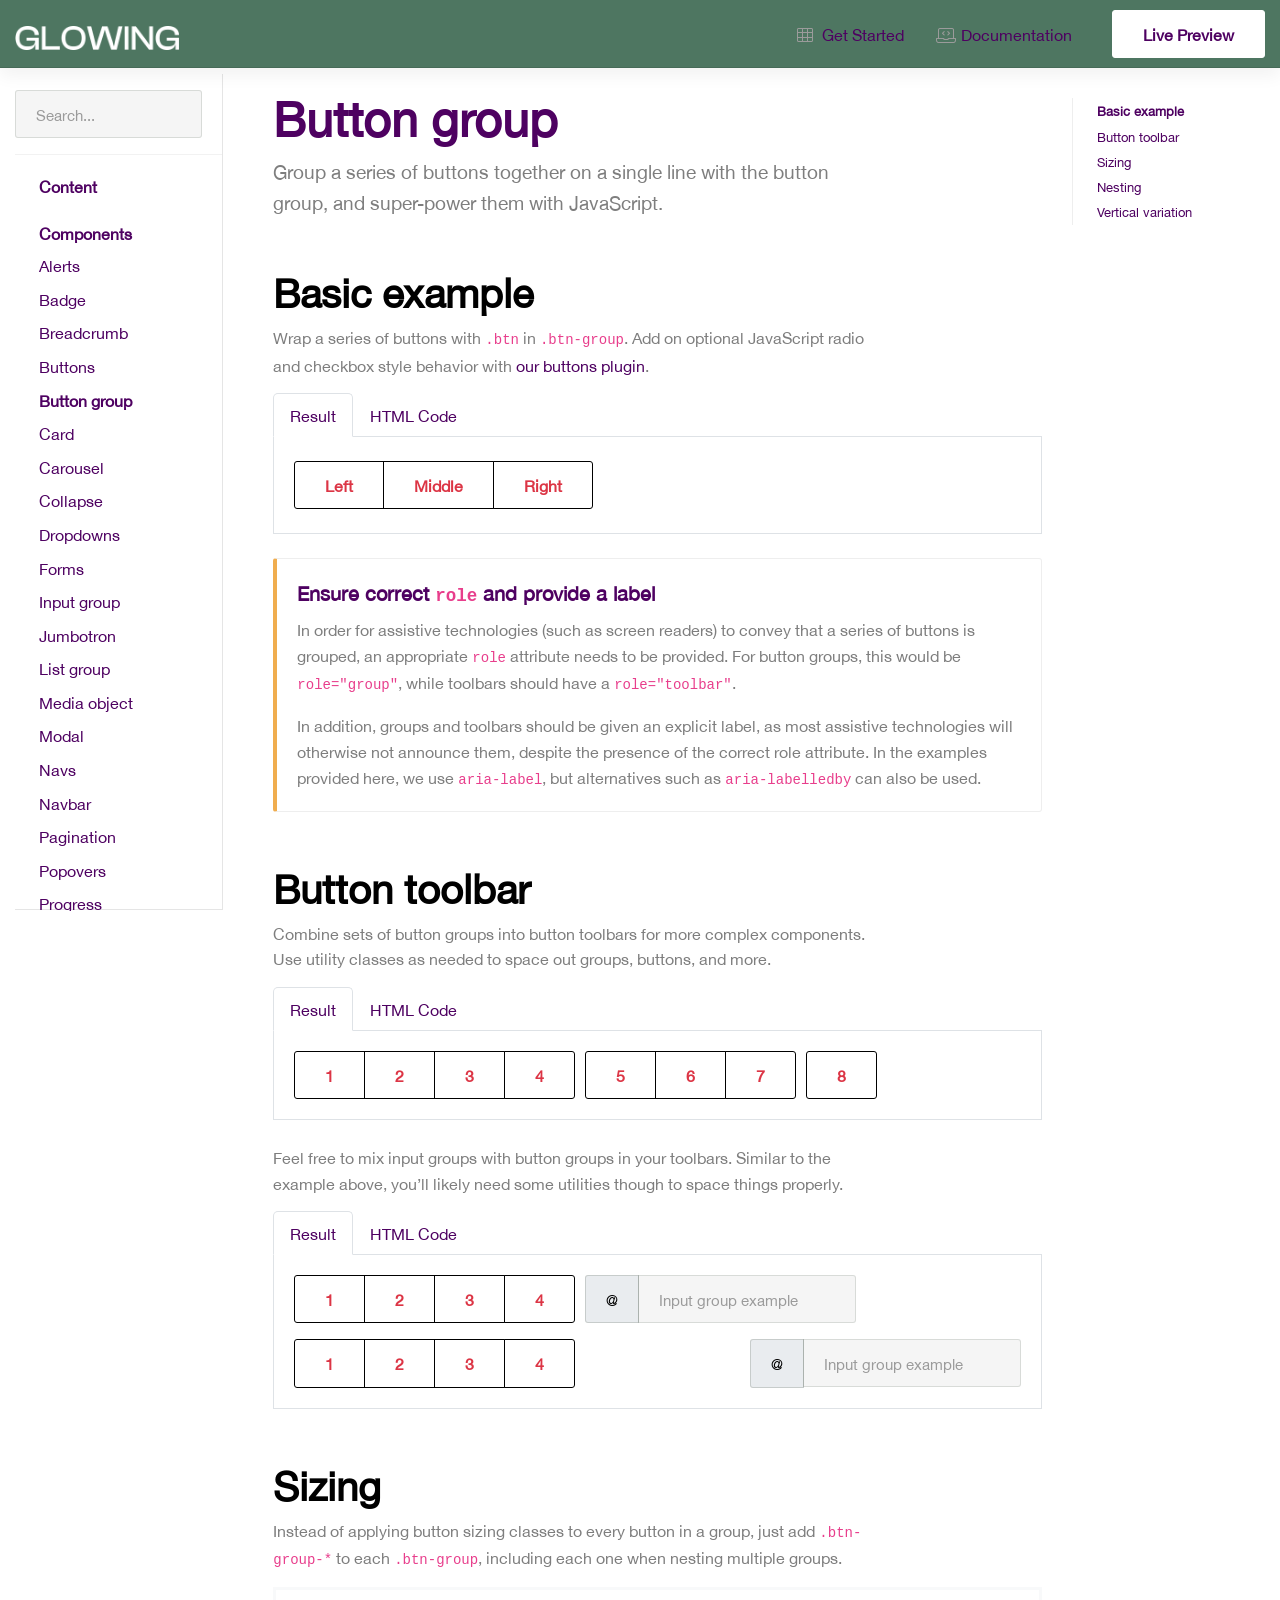
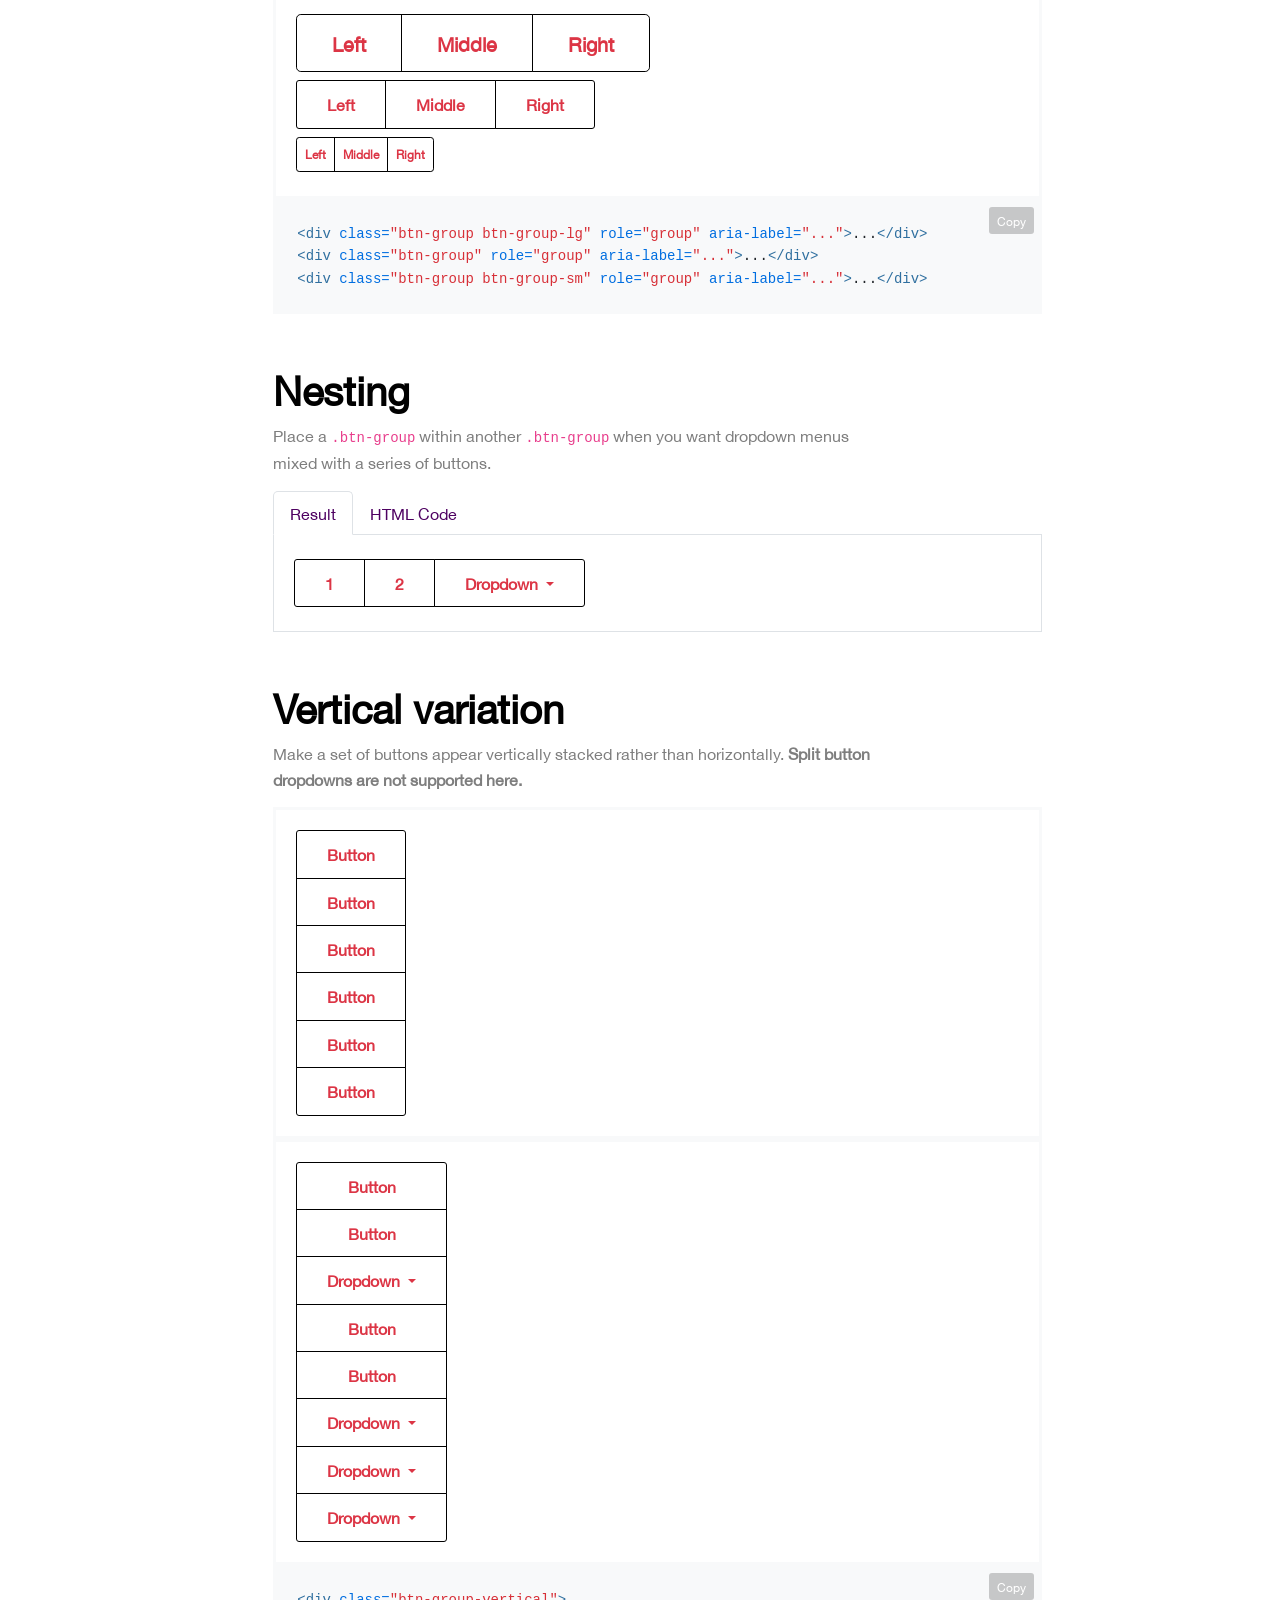
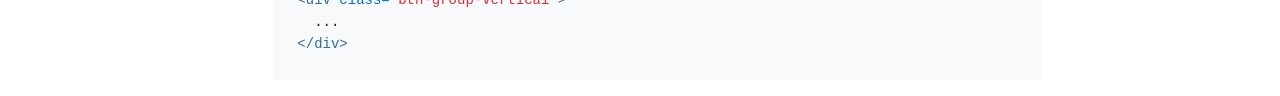
<file: docs/components/button-group.html>
<!doctype html>
<html lang="en">
  <head>
    <meta charset="utf-8">
    <meta name="viewport" content="width=device-width, initial-scale=1, shrink-to-fit=no">
    <meta name="description" content="Group a series of buttons together on a single line with the button group, and super-power them with JavaScript.">
    <meta name="author" content="">
    <meta name="generator" content="Jekyll">
    <title>Button group - Documentation - Glowing</title>
    <!-- Vendors CSS -->
    <link href="https://fonts.googleapis.com/css2?family=Urbanist:ital,wght@0,100;0,200;0,300;0,400;0,500;0,600;0,700;0,800;0,900;1,100;1,200;1,300;1,400;1,500;1,600;1,700;1,800;1,900&display=swap" rel="stylesheet">
    <link rel="stylesheet" href="../../vendors/fontawesome-pro-5/css/all.css">
    <link rel="stylesheet" href="../../vendors/bootstrap-select/css/bootstrap-select.min.css">
    <link rel="stylesheet" href="../../vendors/slick/slick.min.css">
    <link rel="stylesheet" href="../../vendors/magnific-popup/magnific-popup.min.css">
    <link rel="stylesheet" href="../../vendors/jquery-ui/jquery-ui.min.css">
    <link rel="stylesheet" href="../../vendors/mapbox-gl/mapbox-gl.min.css">
    <link rel="stylesheet" href="../../vendors/fonts/font-phosphor/css/phosphor.min.css">
    <link rel="stylesheet" href="../../vendors/fonts/tuesday-night/stylesheet.min.css">
    <link rel="stylesheet" href="../../vendors/fonts/butler/stylesheet.min.css">
    <link rel="stylesheet" href="../../vendors/fonts/a-antara-distance/stylesheet.min.css">
    <link rel="stylesheet" href="../../vendors/animate.css">
    <!-- Themes core CSS -->
    <link rel="stylesheet" href="../../css/themes.css">
    <!-- Themes docs CSS -->
    <link rel="stylesheet" href="../../css/docs.css">
    <!-- Favicons -->
    <link rel="icon" href="../../images/favicon.jpg">
    <!-- Twitter -->
    <meta name="twitter:card" content="summary">
    <meta name="twitter:site" content="@">
    <meta name="twitter:creator" content="@">
    <meta name="twitter:title" content="Button group">
    <meta name="twitter:description" content="Group a series of buttons together on a single line with the button group, and super-power them with JavaScript.">
    <meta name="twitter:image" content="../../images/logo_01.png">
    <!-- Facebook -->
    <meta property="og:url" content="button-group.html">
    <meta property="og:title" content="Button group">
    <meta property="og:description" content="Group a series of buttons together on a single line with the button group, and super-power them with JavaScript.">
    <meta property="og:type" content="website">
    <meta property="og:image" content="../../images/logo_01.png">
    <meta property="og:image:type" content="image/png">
    <meta property="og:image:width" content="1200">
    <meta property="og:image:height" content="630">
  </head>
  <body>
    <header class="navbar navbar-expand navbar-dark bg-primary py-2 px-0 flex-column flex-md-row bd-navbar">
      <div class="container-fluid">
        <a class="navbar-brand" href="../index.html">
          <img src="../../images/logo-white.png" alt="Glowing">
        </a>
        <div class="navbar-nav-scroll ml-auto">
          <ul class="navbar-nav flex-row">
            <li class="nav-item">
              <a class="nav-link px-3 "
                       href="../getting-started/dev-environment-setup.html" title="Get Started"><i
                            class="fal fa-th mr-1"></i> <span class="d-none d-sm-inline-block">Get Started</span></a>
            </li>
            <li class="nav-item">
              <a class="nav-link px-3 "
                       href="../index.html" title="Documentation"><i class="fal fa-laptop-code mr-1"></i><span
                            class="d-none d-sm-inline-block"> Documentation</span></a>
            </li>
          </ul>
        </div>
        <a class="btn btn-white d-none d-lg-inline-block ml-5 btn-md px-6 py-2"
           href="../../index.html">Live Preview</a>
      </div>
    </header>
    <div class="container-fluid">
      <div class="row flex-xl-nowrap">
        <div class="col-md-3 col-xl-2 bd-sidebar">
          <div class="bd-sidebar-wrapper">
            <div class="bd-search d-flex align-items-center px-0 pr-xl-4">
              <div class="position-relative w-100">
                <input type="search" class="form-control search-input shadow-none" id="search-input" placeholder="Search..."
                   aria-label="Search for..." autocomplete="off">
                <ul class="search-result list-group list-group-flush position-absolute shadow fs-14 rounded">
                </ul>
              </div>
              <button class="btn bd-search-docs-toggle d-md-none p-0 ml-auto" type="button" data-toggle="collapse"
                data-target="#bd-docs-nav" aria-controls="bd-docs-nav" aria-expanded="false"
                aria-label="Toggle docs navigation"><svg xmlns="http://www.w3.org/2000/svg" width="30" height="30" viewBox="0 0 30 30" role="img" focusable="false"><title>Menu</title><path stroke="currentColor" stroke-linecap="round" stroke-miterlimit="10" stroke-width="2" d="M4 7h22M4 15h22M4 23h22"/></svg></button>
            </div>
            <nav class="collapse show bd-links" id="bd-docs-nav" aria-label="Main navigation">
              <div class="bd-toc-item">
                <a class="bd-toc-link"
               href="../content/typography.html">
                  Content
                </a>
                <ul class="nav bd-sidenav">
                  <li >
                    <a href="../content/typography.html" class="bd-sidenav-link">
                      Typography
                    </a>
                  </li>
                  <li >
                    <a href="../content/code.html" class="bd-sidenav-link">
                      Code
                    </a>
                  </li>
                  <li >
                    <a href="../content/images.html" class="bd-sidenav-link">
                      Images
                    </a>
                  </li>
                  <li >
                    <a href="../content/tables.html" class="bd-sidenav-link">
                      Tables
                    </a>
                  </li>
                  <li >
                    <a href="../content/figures.html" class="bd-sidenav-link">
                      Figures
                    </a>
                  </li>
                </ul>
              </div>
              <div class="bd-toc-item active">
                <a class="bd-toc-link"
               href="alerts.html">
                  Components
                </a>
                <ul class="nav bd-sidenav">
                  <li >
                    <a href="alerts.html" class="bd-sidenav-link">
                      Alerts
                    </a>
                  </li>
                  <li >
                    <a href="badge.html" class="bd-sidenav-link">
                      Badge
                    </a>
                  </li>
                  <li >
                    <a href="breadcrumb.html" class="bd-sidenav-link">
                      Breadcrumb
                    </a>
                  </li>
                  <li >
                    <a href="buttons.html" class="bd-sidenav-link">
                      Buttons
                    </a>
                  </li>
                  <li  class="active bd-sidenav-active" >
                    <a href="button-group.html" class="bd-sidenav-link">
                      Button group
                    </a>
                  </li>
                  <li >
                    <a href="card.html" class="bd-sidenav-link">
                      Card
                    </a>
                  </li>
                  <li >
                    <a href="carousel.html" class="bd-sidenav-link">
                      Carousel
                    </a>
                  </li>
                  <li >
                    <a href="collapse.html" class="bd-sidenav-link">
                      Collapse
                    </a>
                  </li>
                  <li >
                    <a href="dropdowns.html" class="bd-sidenav-link">
                      Dropdowns
                    </a>
                  </li>
                  <li >
                    <a href="forms.html" class="bd-sidenav-link">
                      Forms
                    </a>
                  </li>
                  <li >
                    <a href="input-group.html" class="bd-sidenav-link">
                      Input group
                    </a>
                  </li>
                  <li >
                    <a href="jumbotron.html" class="bd-sidenav-link">
                      Jumbotron
                    </a>
                  </li>
                  <li >
                    <a href="list-group.html" class="bd-sidenav-link">
                      List group
                    </a>
                  </li>
                  <li >
                    <a href="media-object.html" class="bd-sidenav-link">
                      Media object
                    </a>
                  </li>
                  <li >
                    <a href="modal.html" class="bd-sidenav-link">
                      Modal
                    </a>
                  </li>
                  <li >
                    <a href="navs.html" class="bd-sidenav-link">
                      Navs
                    </a>
                  </li>
                  <li >
                    <a href="navbar.html" class="bd-sidenav-link">
                      Navbar
                    </a>
                  </li>
                  <li >
                    <a href="pagination.html" class="bd-sidenav-link">
                      Pagination
                    </a>
                  </li>
                  <li >
                    <a href="popovers.html" class="bd-sidenav-link">
                      Popovers
                    </a>
                  </li>
                  <li >
                    <a href="progress.html" class="bd-sidenav-link">
                      Progress
                    </a>
                  </li>
                  <li >
                    <a href="scrollspy.html" class="bd-sidenav-link">
                      Scrollspy
                    </a>
                  </li>
                  <li >
                    <a href="spinners.html" class="bd-sidenav-link">
                      Spinners
                    </a>
                  </li>
                  <li >
                    <a href="toasts.html" class="bd-sidenav-link">
                      Toasts
                    </a>
                  </li>
                  <li >
                    <a href="tooltips.html" class="bd-sidenav-link">
                      Tooltips
                    </a>
                  </li>
                </ul>
              </div>
              <div class="bd-toc-item">
                <a class="bd-toc-link"
               href="../templates/header.html">
                  Templates
                </a>
                <ul class="nav bd-sidenav">
                  <li >
                    <a href="../templates/header.html" class="bd-sidenav-link">
                      Header
                    </a>
                  </li>
                  <li >
                    <a href="../templates/footer.html" class="bd-sidenav-link">
                      Footer
                    </a>
                  </li>
                  <li >
                    <a href="../templates/banner.html" class="bd-sidenav-link">
                      Banner
                    </a>
                  </li>
                  <li >
                    <a href="../templates/slider.html" class="bd-sidenav-link">
                      Slider
                    </a>
                  </li>
                  <li >
                    <a href="../templates/video.html" class="bd-sidenav-link">
                      Video
                    </a>
                  </li>
                  <li >
                    <a href="../templates/scroll-navigation.html" class="bd-sidenav-link">
                      Scroll Navigation
                    </a>
                  </li>
                  <li >
                    <a href="../templates/our-team.html" class="bd-sidenav-link">
                      Our Team
                    </a>
                  </li>
                  <li >
                    <a href="../templates/client-logo.html" class="bd-sidenav-link">
                      Client Logo
                    </a>
                  </li>
                  <li >
                    <a href="../templates/countdown.html" class="bd-sidenav-link">
                      Countdown
                    </a>
                  </li>
                  <li >
                    <a href="../templates/image-box.html" class="bd-sidenav-link">
                      Image Box
                    </a>
                  </li>
                  <li >
                    <a href="../templates/instagram.html" class="bd-sidenav-link">
                      Instagram
                    </a>
                  </li>
                  <li >
                    <a href="../templates/testimoinals.html" class="bd-sidenav-link">
                      Testimoinals
                    </a>
                  </li>
                  <li >
                    <a href="../templates/info-box.html" class="bd-sidenav-link">
                      Info Box
                    </a>
                  </li>
                  <li >
                    <a href="../templates/post.html" class="bd-sidenav-link">
                      Post
                    </a>
                  </li>
                  <li >
                    <a href="../templates/subscribe-news-letter.html" class="bd-sidenav-link">
                      Subscribe News Letter
                    </a>
                  </li>
                  <li >
                    <a href="../templates/about-us.html" class="bd-sidenav-link">
                      About Us
                    </a>
                  </li>
                  <li >
                    <a href="../templates/product.html" class="bd-sidenav-link">
                      Product
                    </a>
                  </li>
                  <li >
                    <a href="../templates/product-categories.html" class="bd-sidenav-link">
                      Product Categories
                    </a>
                  </li>
                  <li >
                    <a href="../templates/map.html" class="bd-sidenav-link">
                      Map
                    </a>
                  </li>
                  <li >
                    <a href="../templates/contact-form.html" class="bd-sidenav-link">
                      Contact Form
                    </a>
                  </li>
                  <li >
                    <a href="../templates/accordion.html" class="bd-sidenav-link">
                      Accordion
                    </a>
                  </li>
                  <li >
                    <a href="../templates/widget-blog.html" class="bd-sidenav-link">
                      Widget Blog
                    </a>
                  </li>
                  <li >
                    <a href="../templates/widget-shop.html" class="bd-sidenav-link">
                      Widget Shop
                    </a>
                  </li>
                  <li >
                    <a href="../templates/other.html" class="bd-sidenav-link">
                      Other
                    </a>
                  </li>
                </ul>
              </div>
              <div class="bd-toc-item">
                <a class="bd-toc-link"
               href="../utilities/glowing.html">
                  Utilities
                </a>
                <ul class="nav bd-sidenav">
                  <li >
                    <a href="../utilities/glowing.html" class="bd-sidenav-link">
                      Glowing
                    </a>
                  </li>
                  <li>
                    <a class="bd-sidenav-link" href="https://getbootstrap.com/docs/4.5/utilities/borders/" target="_blank">
                      Bootstraps
                    </a>
                  </li>
                </ul>
              </div>
            </nav>
          </div>
        </div>
        <nav class="d-none d-xl-block col-xl-2 bd-toc " aria-label="Secondary navigation" id="toc-nav">
          <div class="bd-toc-wrapper">
            <ul id="toc" class="section-nav toc-nav nav flex-column">
              <li class="toc-entry nav-item toc-h2"><a href="#basic-example">Basic example</a></li>
              <li class="toc-entry nav-item toc-h2"><a href="#button-toolbar">Button toolbar</a></li>
              <li class="toc-entry nav-item toc-h2"><a href="#sizing">Sizing</a></li>
              <li class="toc-entry nav-item toc-h2"><a href="#nesting">Nesting</a></li>
              <li class="toc-entry nav-item toc-h2"><a href="#vertical-variation">Vertical variation</a></li>
            </ul>
          </div>
        </nav>
        <main class="col-md-9 col-xl-8 bd-content">
          <h1 class="bd-title" id="content">Button group</h1>
          <p class="bd-lead">Group a series of buttons together on a single line with the button group, and super-power them with JavaScript.</p>
          <h2 id="basic-example">Basic example</h2>
          <p>Wrap a series of buttons with <code class="language-plaintext highlighter-rouge">.btn</code> in <code class="language-plaintext highlighter-rouge">.btn-group</code>. Add on optional JavaScript radio and checkbox style behavior with <a href="/html-glowing/docs//components/buttons/#button-plugin">our buttons plugin</a>.</p>
          <div class="bd-example-wrapper">
            <ul class="nav nav-tabs" role="tablist">
              <li class="nav-item" role="presentation">
                <a class="nav-link active" data-toggle="tab" href="#result-13" role="tab" aria-controls="result-13" aria-selected="true">Result</a>
              </li>
              <li class="nav-item" role="presentation">
                <a class="nav-link" data-toggle="tab" href="#html-13" role="tab" aria-controls="html-13" aria-selected="false">HTML Code</a>
              </li>
            </ul>
            <div class="tab-content" id="examplte-tab-content-13">
              <div class="tab-pane fade show active" id="result-13" role="tabpanel" aria-labelledby="result-13">
                <div class="bd-example">
                  <div class="btn-group" role="group" aria-label="Basic example">
                    <button type="button" class="btn btn-secondary">Left</button>
                    <button type="button" class="btn btn-secondary">Middle</button>
                    <button type="button" class="btn btn-secondary">Right</button>
                  </div>
                </div>
              </div>
              <div class="tab-pane fade" id="html-13" role="tabpanel" aria-labelledby="html-13">
                <figure class="highlight">
                  <pre><code class="language-html" data-lang="html"><span class="nt">&lt;div</span> <span class="na">class=</span><span class="s">"btn-group"</span> <span class="na">role=</span><span class="s">"group"</span> <span class="na">aria-label=</span><span class="s">"Basic example"</span><span class="nt">&gt;</span>
  <span class="nt">&lt;button</span> <span class="na">type=</span><span class="s">"button"</span> <span class="na">class=</span><span class="s">"btn btn-secondary"</span><span class="nt">&gt;</span>Left<span class="nt">&lt;/button&gt;</span>
  <span class="nt">&lt;button</span> <span class="na">type=</span><span class="s">"button"</span> <span class="na">class=</span><span class="s">"btn btn-secondary"</span><span class="nt">&gt;</span>Middle<span class="nt">&lt;/button&gt;</span>
  <span class="nt">&lt;button</span> <span class="na">type=</span><span class="s">"button"</span> <span class="na">class=</span><span class="s">"btn btn-secondary"</span><span class="nt">&gt;</span>Right<span class="nt">&lt;/button&gt;</span>
<span class="nt">&lt;/div&gt;</span></code></pre>
                </figure>
              </div>
            </div>
          </div>
          <div class="bd-callout bd-callout-warning">
            <h5 id="ensure-correct-role-and-provide-a-label">Ensure correct <code class="language-plaintext highlighter-rouge">role</code> and provide a label</h5>
            <p>In order for assistive technologies (such as screen readers) to convey that a series of buttons is grouped, an appropriate <code class="language-plaintext highlighter-rouge">role</code> attribute needs to be provided. For button groups, this would be <code class="language-plaintext highlighter-rouge">role="group"</code>, while toolbars should have a <code class="language-plaintext highlighter-rouge">role="toolbar"</code>.</p>
            <p>In addition, groups and toolbars should be given an explicit label, as most assistive technologies will otherwise not announce them, despite the presence of the correct role attribute. In the examples provided here, we use <code class="language-plaintext highlighter-rouge">aria-label</code>, but alternatives such as <code class="language-plaintext highlighter-rouge">aria-labelledby</code> can also be used.</p>
          </div>
          <h2 id="button-toolbar">Button toolbar</h2>
          <p>Combine sets of button groups into button toolbars for more complex components. Use utility classes as needed to space out groups, buttons, and more.</p>
          <div class="bd-example-wrapper">
            <ul class="nav nav-tabs" role="tablist">
              <li class="nav-item" role="presentation">
                <a class="nav-link active" data-toggle="tab" href="#result-14" role="tab" aria-controls="result-14" aria-selected="true">Result</a>
              </li>
              <li class="nav-item" role="presentation">
                <a class="nav-link" data-toggle="tab" href="#html-14" role="tab" aria-controls="html-14" aria-selected="false">HTML Code</a>
              </li>
            </ul>
            <div class="tab-content" id="examplte-tab-content-14">
              <div class="tab-pane fade show active" id="result-14" role="tabpanel" aria-labelledby="result-14">
                <div class="bd-example">
                  <div class="btn-toolbar" role="toolbar" aria-label="Toolbar with button groups">
                    <div class="btn-group mr-2" role="group" aria-label="First group">
                      <button type="button" class="btn btn-secondary">1</button>
                      <button type="button" class="btn btn-secondary">2</button>
                      <button type="button" class="btn btn-secondary">3</button>
                      <button type="button" class="btn btn-secondary">4</button>
                    </div>
                    <div class="btn-group mr-2" role="group" aria-label="Second group">
                      <button type="button" class="btn btn-secondary">5</button>
                      <button type="button" class="btn btn-secondary">6</button>
                      <button type="button" class="btn btn-secondary">7</button>
                    </div>
                    <div class="btn-group" role="group" aria-label="Third group">
                      <button type="button" class="btn btn-secondary">8</button>
                    </div>
                  </div>
                </div>
              </div>
              <div class="tab-pane fade" id="html-14" role="tabpanel" aria-labelledby="html-14">
                <figure class="highlight">
                  <pre><code class="language-html" data-lang="html"><span class="nt">&lt;div</span> <span class="na">class=</span><span class="s">"btn-toolbar"</span> <span class="na">role=</span><span class="s">"toolbar"</span> <span class="na">aria-label=</span><span class="s">"Toolbar with button groups"</span><span class="nt">&gt;</span>
  <span class="nt">&lt;div</span> <span class="na">class=</span><span class="s">"btn-group mr-2"</span> <span class="na">role=</span><span class="s">"group"</span> <span class="na">aria-label=</span><span class="s">"First group"</span><span class="nt">&gt;</span>
    <span class="nt">&lt;button</span> <span class="na">type=</span><span class="s">"button"</span> <span class="na">class=</span><span class="s">"btn btn-secondary"</span><span class="nt">&gt;</span>1<span class="nt">&lt;/button&gt;</span>
    <span class="nt">&lt;button</span> <span class="na">type=</span><span class="s">"button"</span> <span class="na">class=</span><span class="s">"btn btn-secondary"</span><span class="nt">&gt;</span>2<span class="nt">&lt;/button&gt;</span>
    <span class="nt">&lt;button</span> <span class="na">type=</span><span class="s">"button"</span> <span class="na">class=</span><span class="s">"btn btn-secondary"</span><span class="nt">&gt;</span>3<span class="nt">&lt;/button&gt;</span>
    <span class="nt">&lt;button</span> <span class="na">type=</span><span class="s">"button"</span> <span class="na">class=</span><span class="s">"btn btn-secondary"</span><span class="nt">&gt;</span>4<span class="nt">&lt;/button&gt;</span>
  <span class="nt">&lt;/div&gt;</span>
  <span class="nt">&lt;div</span> <span class="na">class=</span><span class="s">"btn-group mr-2"</span> <span class="na">role=</span><span class="s">"group"</span> <span class="na">aria-label=</span><span class="s">"Second group"</span><span class="nt">&gt;</span>
    <span class="nt">&lt;button</span> <span class="na">type=</span><span class="s">"button"</span> <span class="na">class=</span><span class="s">"btn btn-secondary"</span><span class="nt">&gt;</span>5<span class="nt">&lt;/button&gt;</span>
    <span class="nt">&lt;button</span> <span class="na">type=</span><span class="s">"button"</span> <span class="na">class=</span><span class="s">"btn btn-secondary"</span><span class="nt">&gt;</span>6<span class="nt">&lt;/button&gt;</span>
    <span class="nt">&lt;button</span> <span class="na">type=</span><span class="s">"button"</span> <span class="na">class=</span><span class="s">"btn btn-secondary"</span><span class="nt">&gt;</span>7<span class="nt">&lt;/button&gt;</span>
  <span class="nt">&lt;/div&gt;</span>
  <span class="nt">&lt;div</span> <span class="na">class=</span><span class="s">"btn-group"</span> <span class="na">role=</span><span class="s">"group"</span> <span class="na">aria-label=</span><span class="s">"Third group"</span><span class="nt">&gt;</span>
    <span class="nt">&lt;button</span> <span class="na">type=</span><span class="s">"button"</span> <span class="na">class=</span><span class="s">"btn btn-secondary"</span><span class="nt">&gt;</span>8<span class="nt">&lt;/button&gt;</span>
  <span class="nt">&lt;/div&gt;</span>
<span class="nt">&lt;/div&gt;</span></code></pre>
                </figure>
              </div>
            </div>
          </div>
          <p>Feel free to mix input groups with button groups in your toolbars. Similar to the example above, you’ll likely need some utilities though to space things properly.</p>
          <div class="bd-example-wrapper">
            <ul class="nav nav-tabs" role="tablist">
              <li class="nav-item" role="presentation">
                <a class="nav-link active" data-toggle="tab" href="#result-15" role="tab" aria-controls="result-15" aria-selected="true">Result</a>
              </li>
              <li class="nav-item" role="presentation">
                <a class="nav-link" data-toggle="tab" href="#html-15" role="tab" aria-controls="html-15" aria-selected="false">HTML Code</a>
              </li>
            </ul>
            <div class="tab-content" id="examplte-tab-content-15">
              <div class="tab-pane fade show active" id="result-15" role="tabpanel" aria-labelledby="result-15">
                <div class="bd-example">
                  <div class="btn-toolbar mb-3" role="toolbar" aria-label="Toolbar with button groups">
                    <div class="btn-group mr-2" role="group" aria-label="First group">
                      <button type="button" class="btn btn-secondary">1</button>
                      <button type="button" class="btn btn-secondary">2</button>
                      <button type="button" class="btn btn-secondary">3</button>
                      <button type="button" class="btn btn-secondary">4</button>
                    </div>
                    <div class="input-group">
                      <div class="input-group-prepend">
                        <div class="input-group-text" id="btnGroupAddon">@</div>
                      </div>
                      <input type="text" class="form-control" placeholder="Input group example" aria-label="Input group example" aria-describedby="btnGroupAddon" />
                    </div>
                  </div>
                  <div class="btn-toolbar justify-content-between" role="toolbar" aria-label="Toolbar with button groups">
                    <div class="btn-group" role="group" aria-label="First group">
                      <button type="button" class="btn btn-secondary">1</button>
                      <button type="button" class="btn btn-secondary">2</button>
                      <button type="button" class="btn btn-secondary">3</button>
                      <button type="button" class="btn btn-secondary">4</button>
                    </div>
                    <div class="input-group">
                      <div class="input-group-prepend">
                        <div class="input-group-text" id="btnGroupAddon2">@</div>
                      </div>
                      <input type="text" class="form-control" placeholder="Input group example" aria-label="Input group example" aria-describedby="btnGroupAddon2" />
                    </div>
                  </div>
                </div>
              </div>
              <div class="tab-pane fade" id="html-15" role="tabpanel" aria-labelledby="html-15">
                <figure class="highlight">
                  <pre><code class="language-html" data-lang="html"><span class="nt">&lt;div</span> <span class="na">class=</span><span class="s">"btn-toolbar mb-3"</span> <span class="na">role=</span><span class="s">"toolbar"</span> <span class="na">aria-label=</span><span class="s">"Toolbar with button groups"</span><span class="nt">&gt;</span>
  <span class="nt">&lt;div</span> <span class="na">class=</span><span class="s">"btn-group mr-2"</span> <span class="na">role=</span><span class="s">"group"</span> <span class="na">aria-label=</span><span class="s">"First group"</span><span class="nt">&gt;</span>
    <span class="nt">&lt;button</span> <span class="na">type=</span><span class="s">"button"</span> <span class="na">class=</span><span class="s">"btn btn-secondary"</span><span class="nt">&gt;</span>1<span class="nt">&lt;/button&gt;</span>
    <span class="nt">&lt;button</span> <span class="na">type=</span><span class="s">"button"</span> <span class="na">class=</span><span class="s">"btn btn-secondary"</span><span class="nt">&gt;</span>2<span class="nt">&lt;/button&gt;</span>
    <span class="nt">&lt;button</span> <span class="na">type=</span><span class="s">"button"</span> <span class="na">class=</span><span class="s">"btn btn-secondary"</span><span class="nt">&gt;</span>3<span class="nt">&lt;/button&gt;</span>
    <span class="nt">&lt;button</span> <span class="na">type=</span><span class="s">"button"</span> <span class="na">class=</span><span class="s">"btn btn-secondary"</span><span class="nt">&gt;</span>4<span class="nt">&lt;/button&gt;</span>
  <span class="nt">&lt;/div&gt;</span>
  <span class="nt">&lt;div</span> <span class="na">class=</span><span class="s">"input-group"</span><span class="nt">&gt;</span>
    <span class="nt">&lt;div</span> <span class="na">class=</span><span class="s">"input-group-prepend"</span><span class="nt">&gt;</span>
      <span class="nt">&lt;div</span> <span class="na">class=</span><span class="s">"input-group-text"</span> <span class="na">id=</span><span class="s">"btnGroupAddon"</span><span class="nt">&gt;</span>@<span class="nt">&lt;/div&gt;</span>
    <span class="nt">&lt;/div&gt;</span>
    <span class="nt">&lt;input</span> <span class="na">type=</span><span class="s">"text"</span> <span class="na">class=</span><span class="s">"form-control"</span> <span class="na">placeholder=</span><span class="s">"Input group example"</span> <span class="na">aria-label=</span><span class="s">"Input group example"</span> <span class="na">aria-describedby=</span><span class="s">"btnGroupAddon"</span><span class="nt">&gt;</span>
  <span class="nt">&lt;/div&gt;</span>
<span class="nt">&lt;/div&gt;</span>

<span class="nt">&lt;div</span> <span class="na">class=</span><span class="s">"btn-toolbar justify-content-between"</span> <span class="na">role=</span><span class="s">"toolbar"</span> <span class="na">aria-label=</span><span class="s">"Toolbar with button groups"</span><span class="nt">&gt;</span>
  <span class="nt">&lt;div</span> <span class="na">class=</span><span class="s">"btn-group"</span> <span class="na">role=</span><span class="s">"group"</span> <span class="na">aria-label=</span><span class="s">"First group"</span><span class="nt">&gt;</span>
    <span class="nt">&lt;button</span> <span class="na">type=</span><span class="s">"button"</span> <span class="na">class=</span><span class="s">"btn btn-secondary"</span><span class="nt">&gt;</span>1<span class="nt">&lt;/button&gt;</span>
    <span class="nt">&lt;button</span> <span class="na">type=</span><span class="s">"button"</span> <span class="na">class=</span><span class="s">"btn btn-secondary"</span><span class="nt">&gt;</span>2<span class="nt">&lt;/button&gt;</span>
    <span class="nt">&lt;button</span> <span class="na">type=</span><span class="s">"button"</span> <span class="na">class=</span><span class="s">"btn btn-secondary"</span><span class="nt">&gt;</span>3<span class="nt">&lt;/button&gt;</span>
    <span class="nt">&lt;button</span> <span class="na">type=</span><span class="s">"button"</span> <span class="na">class=</span><span class="s">"btn btn-secondary"</span><span class="nt">&gt;</span>4<span class="nt">&lt;/button&gt;</span>
  <span class="nt">&lt;/div&gt;</span>
  <span class="nt">&lt;div</span> <span class="na">class=</span><span class="s">"input-group"</span><span class="nt">&gt;</span>
    <span class="nt">&lt;div</span> <span class="na">class=</span><span class="s">"input-group-prepend"</span><span class="nt">&gt;</span>
      <span class="nt">&lt;div</span> <span class="na">class=</span><span class="s">"input-group-text"</span> <span class="na">id=</span><span class="s">"btnGroupAddon2"</span><span class="nt">&gt;</span>@<span class="nt">&lt;/div&gt;</span>
    <span class="nt">&lt;/div&gt;</span>
    <span class="nt">&lt;input</span> <span class="na">type=</span><span class="s">"text"</span> <span class="na">class=</span><span class="s">"form-control"</span> <span class="na">placeholder=</span><span class="s">"Input group example"</span> <span class="na">aria-label=</span><span class="s">"Input group example"</span> <span class="na">aria-describedby=</span><span class="s">"btnGroupAddon2"</span><span class="nt">&gt;</span>
  <span class="nt">&lt;/div&gt;</span>
<span class="nt">&lt;/div&gt;</span></code></pre>
                </figure>
              </div>
            </div>
          </div>
          <h2 id="sizing">Sizing</h2>
          <p>Instead of applying button sizing classes to every button in a group, just add <code class="language-plaintext highlighter-rouge">.btn-group-*</code> to each <code class="language-plaintext highlighter-rouge">.btn-group</code>, including each one when nesting multiple groups.</p>
          <div class="bd-example">
            <div class="btn-group btn-group-lg" role="group" aria-label="Large button group">
              <button type="button" class="btn btn-secondary">Left</button>
              <button type="button" class="btn btn-secondary">Middle</button>
              <button type="button" class="btn btn-secondary">Right</button>
            </div>
            <br />
            <div class="btn-group" role="group" aria-label="Default button group">
              <button type="button" class="btn btn-secondary">Left</button>
              <button type="button" class="btn btn-secondary">Middle</button>
              <button type="button" class="btn btn-secondary">Right</button>
            </div>
            <br />
            <div class="btn-group btn-group-sm" role="group" aria-label="Small button group">
              <button type="button" class="btn btn-secondary">Left</button>
              <button type="button" class="btn btn-secondary">Middle</button>
              <button type="button" class="btn btn-secondary">Right</button>
            </div>
          </div>
          <figure class="highlight">
            <pre><code class="language-html" data-lang="html"><span class="nt">&lt;div</span> <span class="na">class=</span><span class="s">"btn-group btn-group-lg"</span> <span class="na">role=</span><span class="s">"group"</span> <span class="na">aria-label=</span><span class="s">"..."</span><span class="nt">&gt;</span>...<span class="nt">&lt;/div&gt;</span>
<span class="nt">&lt;div</span> <span class="na">class=</span><span class="s">"btn-group"</span> <span class="na">role=</span><span class="s">"group"</span> <span class="na">aria-label=</span><span class="s">"..."</span><span class="nt">&gt;</span>...<span class="nt">&lt;/div&gt;</span>
<span class="nt">&lt;div</span> <span class="na">class=</span><span class="s">"btn-group btn-group-sm"</span> <span class="na">role=</span><span class="s">"group"</span> <span class="na">aria-label=</span><span class="s">"..."</span><span class="nt">&gt;</span>...<span class="nt">&lt;/div&gt;</span></code></pre>
          </figure>
          <h2 id="nesting">Nesting</h2>
          <p>Place a <code class="language-plaintext highlighter-rouge">.btn-group</code> within another <code class="language-plaintext highlighter-rouge">.btn-group</code> when you want dropdown menus mixed with a series of buttons.</p>
          <div class="bd-example-wrapper">
            <ul class="nav nav-tabs" role="tablist">
              <li class="nav-item" role="presentation">
                <a class="nav-link active" data-toggle="tab" href="#result-16" role="tab" aria-controls="result-16" aria-selected="true">Result</a>
              </li>
              <li class="nav-item" role="presentation">
                <a class="nav-link" data-toggle="tab" href="#html-16" role="tab" aria-controls="html-16" aria-selected="false">HTML Code</a>
              </li>
            </ul>
            <div class="tab-content" id="examplte-tab-content-16">
              <div class="tab-pane fade show active" id="result-16" role="tabpanel" aria-labelledby="result-16">
                <div class="bd-example">
                  <div class="btn-group" role="group" aria-label="Button group with nested dropdown">
                    <button type="button" class="btn btn-secondary">1</button>
                    <button type="button" class="btn btn-secondary">2</button>
                    <div class="btn-group" role="group">
                      <button id="btnGroupDrop1" type="button" class="btn btn-secondary dropdown-toggle" data-toggle="dropdown" aria-haspopup="true" aria-expanded="false">
                        Dropdown
                      </button>
                      <div class="dropdown-menu" aria-labelledby="btnGroupDrop1">
                        <a class="dropdown-item" href="#">Dropdown link</a>
                        <a class="dropdown-item" href="#">Dropdown link</a>
                      </div>
                    </div>
                  </div>
                </div>
              </div>
              <div class="tab-pane fade" id="html-16" role="tabpanel" aria-labelledby="html-16">
                <figure class="highlight">
                  <pre><code class="language-html" data-lang="html"><span class="nt">&lt;div</span> <span class="na">class=</span><span class="s">"btn-group"</span> <span class="na">role=</span><span class="s">"group"</span> <span class="na">aria-label=</span><span class="s">"Button group with nested dropdown"</span><span class="nt">&gt;</span>
  <span class="nt">&lt;button</span> <span class="na">type=</span><span class="s">"button"</span> <span class="na">class=</span><span class="s">"btn btn-secondary"</span><span class="nt">&gt;</span>1<span class="nt">&lt;/button&gt;</span>
  <span class="nt">&lt;button</span> <span class="na">type=</span><span class="s">"button"</span> <span class="na">class=</span><span class="s">"btn btn-secondary"</span><span class="nt">&gt;</span>2<span class="nt">&lt;/button&gt;</span>

  <span class="nt">&lt;div</span> <span class="na">class=</span><span class="s">"btn-group"</span> <span class="na">role=</span><span class="s">"group"</span><span class="nt">&gt;</span>
    <span class="nt">&lt;button</span> <span class="na">id=</span><span class="s">"btnGroupDrop1"</span> <span class="na">type=</span><span class="s">"button"</span> <span class="na">class=</span><span class="s">"btn btn-secondary dropdown-toggle"</span> <span class="na">data-toggle=</span><span class="s">"dropdown"</span> <span class="na">aria-haspopup=</span><span class="s">"true"</span> <span class="na">aria-expanded=</span><span class="s">"false"</span><span class="nt">&gt;</span>
      Dropdown
    <span class="nt">&lt;/button&gt;</span>
    <span class="nt">&lt;div</span> <span class="na">class=</span><span class="s">"dropdown-menu"</span> <span class="na">aria-labelledby=</span><span class="s">"btnGroupDrop1"</span><span class="nt">&gt;</span>
      <span class="nt">&lt;a</span> <span class="na">class=</span><span class="s">"dropdown-item"</span> <span class="na">href=</span><span class="s">"#"</span><span class="nt">&gt;</span>Dropdown link<span class="nt">&lt;/a&gt;</span>
      <span class="nt">&lt;a</span> <span class="na">class=</span><span class="s">"dropdown-item"</span> <span class="na">href=</span><span class="s">"#"</span><span class="nt">&gt;</span>Dropdown link<span class="nt">&lt;/a&gt;</span>
    <span class="nt">&lt;/div&gt;</span>
  <span class="nt">&lt;/div&gt;</span>
<span class="nt">&lt;/div&gt;</span></code></pre>
                </figure>
              </div>
            </div>
          </div>
          <h2 id="vertical-variation">Vertical variation</h2>
          <p>Make a set of buttons appear vertically stacked rather than horizontally. <strong>Split button dropdowns are not supported here.</strong></p>
          <div class="bd-example">
            <div class="btn-group-vertical" role="group" aria-label="Vertical button group">
              <button type="button" class="btn btn-secondary">Button</button>
              <button type="button" class="btn btn-secondary">Button</button>
              <button type="button" class="btn btn-secondary">Button</button>
              <button type="button" class="btn btn-secondary">Button</button>
              <button type="button" class="btn btn-secondary">Button</button>
              <button type="button" class="btn btn-secondary">Button</button>
            </div>
          </div>
          <div class="bd-example">
            <div class="btn-group-vertical" role="group" aria-label="Vertical button group">
              <button type="button" class="btn btn-secondary">Button</button>
              <button type="button" class="btn btn-secondary">Button</button>
              <div class="btn-group" role="group">
                <button id="btnGroupVerticalDrop1" type="button" class="btn btn-secondary dropdown-toggle" data-toggle="dropdown" aria-haspopup="true" aria-expanded="false">
                  Dropdown
                </button>
                <div class="dropdown-menu" aria-labelledby="btnGroupVerticalDrop1">
                  <a class="dropdown-item" href="#">Dropdown link</a>
                  <a class="dropdown-item" href="#">Dropdown link</a>
                </div>
              </div>
              <button type="button" class="btn btn-secondary">Button</button>
              <button type="button" class="btn btn-secondary">Button</button>
              <div class="btn-group" role="group">
                <button id="btnGroupVerticalDrop2" type="button" class="btn btn-secondary dropdown-toggle" data-toggle="dropdown" aria-haspopup="true" aria-expanded="false">
                  Dropdown
                </button>
                <div class="dropdown-menu" aria-labelledby="btnGroupVerticalDrop2">
                  <a class="dropdown-item" href="#">Dropdown link</a>
                  <a class="dropdown-item" href="#">Dropdown link</a>
                </div>
              </div>
              <div class="btn-group" role="group">
                <button id="btnGroupVerticalDrop3" type="button" class="btn btn-secondary dropdown-toggle" data-toggle="dropdown" aria-haspopup="true" aria-expanded="false">
                  Dropdown
                </button>
                <div class="dropdown-menu" aria-labelledby="btnGroupVerticalDrop3">
                  <a class="dropdown-item" href="#">Dropdown link</a>
                  <a class="dropdown-item" href="#">Dropdown link</a>
                </div>
              </div>
              <div class="btn-group" role="group">
                <button id="btnGroupVerticalDrop4" type="button" class="btn btn-secondary dropdown-toggle" data-toggle="dropdown" aria-haspopup="true" aria-expanded="false">
                  Dropdown
                </button>
                <div class="dropdown-menu" aria-labelledby="btnGroupVerticalDrop4">
                  <a class="dropdown-item" href="#">Dropdown link</a>
                  <a class="dropdown-item" href="#">Dropdown link</a>
                </div>
              </div>
            </div>
          </div>
          <figure class="highlight">
            <pre><code class="language-html" data-lang="html"><span class="nt">&lt;div</span> <span class="na">class=</span><span class="s">"btn-group-vertical"</span><span class="nt">&gt;</span>
  ...
<span class="nt">&lt;/div&gt;</span></code></pre>
          </figure>
        </main>
      </div>
    </div>
    <script src="../../vendors/jquery.min.js"></script>
    <script src="../../vendors/jquery-ui/jquery-ui.min.js"></script>
    <script src="../../vendors/bootstrap/bootstrap.bundle.js"></script>
    <script src="../../vendors/bootstrap-select/js/bootstrap-select.min.js"></script>
    <script src="../../vendors/slick/slick.min.js"></script>
    <script src="../../vendors/waypoints/jquery.waypoints.min.js"></script>
    <script src="../../vendors/counter/countUp.js"></script>
    <script src="../../vendors/magnific-popup/jquery.magnific-popup.min.js"></script>
    <script src="../../vendors/anchor/anchor.min.js"></script>
    <script src="../../vendors/clipboard/clipboard.min.js"></script>
    <script src="../../vendors/hc-sticky/hc-sticky.min.js"></script>
    <script src="../../vendors/mapbox-gl/mapbox-gl.js"></script>
    <!-- Theme scripts -->
    <script src="../../js/theme.js"></script>
    <script src="../../js/doc.js"></script>
    <svg aria-hidden="true" style="position: absolute; width: 0; height: 0; overflow: hidden;" version="1.1"
     xmlns="http://www.w3.org/2000/svg" xmlns:xlink="http://www.w3.org/1999/xlink">
      <defs>
        <symbol id="icon-bedroom" viewBox="0 0 46 32">
          <path d="M44.421 15.217v-9.803c0-2.985-2.428-5.414-5.414-5.414h-31.82c-2.985 0-5.414 2.428-5.414 5.414v9.803c-1.080 0.86-1.775 2.185-1.775 3.67v4.872c0 2.587 2.105 4.692 4.692 4.692h2.406v1.744c0 0.997 0.808 1.805 1.805 1.805s1.805-0.808 1.805-1.805v-1.744h24.782v1.744c0 0.997 0.808 1.805 1.805 1.805s1.805-0.808 1.805-1.805v-1.744h2.406c2.587 0 4.692-2.104 4.692-4.692v-4.872c0-1.485-0.694-2.81-1.775-3.67zM7.188 3.609h31.82c0.995 0 1.805 0.81 1.805 1.805v8.782h-3.489v-3.489c0-1.99-1.619-3.609-3.609-3.609h-5.304c-1.99 0-3.609 1.619-3.609 3.609v3.489h-3.407v-3.489c0-1.99-1.619-3.609-3.609-3.609h-5.304c-1.99 0-3.609 1.619-3.609 3.609v3.489h-3.489v-8.782c0-0.995 0.81-1.805 1.805-1.805zM28.41 14.195v-3.489h5.304v3.489h-5.304zM12.481 14.195v-3.489h5.304v3.489h-5.304zM42.587 23.759c0 0.597-0.486 1.083-1.083 1.083h-36.812c-0.597 0-1.083-0.486-1.083-1.083v-4.872c0-0.597 0.486-1.083 1.083-1.083h36.812c0.597 0 1.083 0.486 1.083 1.083 0 0 0 4.872 0 4.872z"></path>
        </symbol>
        <symbol id="icon-Garage" viewBox="0 0 37 32">
          <path d="M29.463 18.937h-1.601l-1.643-3.892c-0.62-1.467-2.014-2.415-3.553-2.415h-8.301c-1.539 0-2.934 0.948-3.553 2.415l-1.643 3.892h-1.601c-1.42 0-2.575 1.155-2.575 2.576v4.321c0 1.17 0.785 2.16 1.855 2.472v1.113c0 1.423 1.158 2.581 2.581 2.581h2.068c1.423 0 2.581-1.158 2.581-2.581v-1.009h8.875v1.009c0 1.423 1.158 2.581 2.581 2.581h2.068c1.423 0 2.581-1.158 2.581-2.581v-1.113c1.070-0.312 1.855-1.302 1.855-2.472v-4.321c-0-1.421-1.155-2.576-2.575-2.576zM14.365 14.843h8.301c0.648 0 1.243 0.418 1.516 1.063l1.28 3.031h-13.892l1.28-3.031c0.273-0.646 0.868-1.063 1.515-1.063zM29.463 21.149c0.2 0 0.364 0.163 0.364 0.364v4.321c0 0.201-0.163 0.364-0.364 0.364h-21.896c-0.2 0-0.364-0.163-0.364-0.364v-4.321c0-0.201 0.163-0.364 0.364-0.364h21.896zM11.866 29.418c0 0.204-0.166 0.37-0.369 0.37h-2.068c-0.204 0-0.37-0.166-0.37-0.37v-1.009h2.807v1.009zM27.971 29.418c0 0.204-0.166 0.37-0.369 0.37h-2.068c-0.204 0-0.37-0.166-0.37-0.37v-1.009h2.807v1.009z"></path>
          <path d="M14.843 24.779h7.346c0.611 0 1.106-0.495 1.106-1.106s-0.495-1.106-1.106-1.106h-7.346c-0.611 0-1.106 0.495-1.106 1.106s0.495 1.106 1.106 1.106z"></path>
          <path d="M26.393 24.779c0.578 0 1.133-0.509 1.106-1.106-0.027-0.599-0.486-1.106-1.106-1.106-0.579 0-1.133 0.509-1.106 1.106 0.027 0.599 0.486 1.106 1.106 1.106z"></path>
          <path d="M10.638 24.779c0.579 0 1.133-0.509 1.106-1.106-0.027-0.599-0.486-1.106-1.106-1.106-0.579 0-1.133 0.509-1.106 1.106 0.027 0.599 0.486 1.106 1.106 1.106z"></path>
          <path d="M36.397 8.329l-17.409-8.223c-0.299-0.141-0.646-0.141-0.945 0l-17.409 8.223c-0.387 0.183-0.634 0.572-0.634 1v21.565c0 0.611 0.495 1.106 1.106 1.106s1.106-0.495 1.106-1.106v-20.864l16.303-7.7 16.303 7.7v20.864c0 0.611 0.495 1.106 1.106 1.106s1.106-0.495 1.106-1.106v-21.565c0-0.428-0.247-0.817-0.634-1z"></path>
        </symbol>
        <symbol id="icon-long-arrow" viewBox="0 0 156 32">
          <path d="M140.444 32c0.37 0 0.667-0.148 0.889-0.444l14.667-14.667c0.296-0.222 0.444-0.519 0.444-0.889s-0.148-0.667-0.444-0.889l-14.667-14.667c-0.222-0.296-0.519-0.444-0.889-0.444s-0.667 0.148-0.889 0.444l-2.222 2.111c-0.296 0.296-0.444 0.63-0.444 1s0.148 0.667 0.444 0.889l9 8.667h-145c-0.37 0-0.685 0.13-0.944 0.389s-0.389 0.574-0.389 0.944v3.111c0 0.37 0.13 0.685 0.389 0.944s0.574 0.389 0.944 0.389h145l-9 8.667c-0.296 0.222-0.444 0.519-0.444 0.889s0.148 0.704 0.444 1l2.222 2.111c0.222 0.296 0.519 0.444 0.889 0.444z"></path>
        </symbol>
        <symbol id="icon-shower" viewBox="0 0 32 32">
          <path d="M17.925 23.285c-0.036-0.519-0.486-0.91-1.004-0.874s-0.91 0.486-0.874 1.004l0.063 0.907c0.036 0.518 0.485 0.91 1.004 0.874s0.91-0.486 0.874-1.004l-0.063-0.907z"></path>
          <path d="M22.385 20.968c-0.21-0.476-0.765-0.691-1.241-0.481s-0.691 0.765-0.481 1.241l0.345 0.782c0.21 0.475 0.765 0.691 1.241 0.481s0.691-0.765 0.481-1.241l-0.345-0.782z"></path>
          <path d="M26.744 18.696c-0.359-0.376-0.954-0.39-1.331-0.032s-0.39 0.954-0.032 1.331l0.627 0.658c0.359 0.376 0.954 0.39 1.331 0.032s0.39-0.954 0.032-1.331l-0.627-0.658z"></path>
          <path d="M16.801 28.149c-0.519 0.025-0.919 0.467-0.894 0.986l0.046 0.938c0.025 0.519 0.467 0.92 0.986 0.894s0.919-0.467 0.894-0.986l-0.046-0.938c-0.025-0.519-0.467-0.919-0.986-0.894v0z"></path>
          <path d="M22.269 26.827c-0.148-0.498-0.672-0.783-1.17-0.635s-0.783 0.672-0.635 1.17l0.251 0.848c0.148 0.499 0.672 0.782 1.17 0.635s0.783-0.672 0.635-1.17l-0.251-0.848z"></path>
          <path d="M26.692 24.614c-0.268-0.445-0.847-0.588-1.292-0.32s-0.588 0.847-0.32 1.292l0.457 0.757c0.268 0.445 0.847 0.588 1.292 0.32s0.588-0.847 0.32-1.292l-0.457-0.757z"></path>
          <path d="M31.736 23.109l-0.662-0.666c-0.366-0.369-0.962-0.371-1.331-0.004s-0.371 0.962-0.004 1.331l0.662 0.666c0.366 0.368 0.962 0.371 1.331 0.004s0.371-0.962 0.004-1.331z"></path>
          <path d="M27.006 12.503l-0.285-0.64c-0.471-1.058-1.589-1.63-2.682-1.459l-0.176-0.395c-1.024-2.299-3.436-3.566-5.847-3.18l-0.618-1.405c-1.45-3.295-4.714-5.424-8.314-5.424-5.009 0-9.084 4.075-9.084 9.084v21.975c0 0.52 0.421 0.941 0.941 0.941h3.765c0.52 0 0.941-0.421 0.941-0.941v-21.975c0-1.895 1.542-3.437 3.437-3.437 1.362 0 2.597 0.805 3.146 2.052l0.664 1.508c-1.726 1.565-2.287 4.082-1.314 6.27l0.176 0.395c-0.843 0.684-1.189 1.889-0.709 2.968l0.285 0.64c0.623 1.399 2.263 2.038 3.673 1.41l10.59-4.714c1.402-0.624 2.034-2.272 1.41-3.673v0zM22.143 10.775l0.141 0.316-8.844 3.937-0.141-0.316c-0.802-1.803-0.012-3.92 1.819-4.736l2.287-1.019c1.857-0.822 3.943 0.032 4.738 1.818v0zM9.084 3.765c-2.933 0-5.319 2.386-5.319 5.319v21.034h-1.882v-21.034c0-3.971 3.23-7.201 7.201-7.201 2.854 0 5.442 1.688 6.591 4.3l0.546 1.241-1.72 0.766-0.55-1.248c-0.849-1.929-2.76-3.176-4.868-3.176v0zM24.83 14.456l-10.59 4.714c-0.455 0.202-0.986-0.002-1.188-0.456l-0.285-0.64c-0.141-0.317 0.001-0.688 0.318-0.829 0.811-0.361 10.848-4.829 11.088-4.936 0.316-0.141 0.688 0.002 0.829 0.318l0.285 0.64c0.202 0.453-0.003 0.987-0.456 1.188v0z"></path>
        </symbol>
        <symbol id="icon-square" viewBox="0 0 32 32">
          <path d="M32 3.125v25.75c0 1.723-1.402 3.125-3.125 3.125h-3.042c-0.69 0-1.25-0.56-1.25-1.25s0.56-1.25 1.25-1.25h3.042c0.345 0 0.625-0.28 0.625-0.625v-11.562h-11.042c-0.69 0-1.25-0.56-1.25-1.25s0.56-1.25 1.25-1.25h11.042v-11.688c0-0.345-0.28-0.625-0.625-0.625h-14.12v3.667c0 0.69-0.56 1.25-1.25 1.25s-1.25-0.56-1.25-1.25v-3.667h-9.13c-0.345 0-0.625 0.28-0.625 0.625v11.625h9.755v-3.667c0-0.69 0.56-1.25 1.25-1.25s1.25 0.56 1.25 1.25v9.833c0 0.69-0.56 1.25-1.25 1.25s-1.25-0.56-1.25-1.25v-3.666h-9.755v11.625c0 0.345 0.28 0.625 0.625 0.625h9.13v-3.667c0-0.69 0.56-1.25 1.25-1.25s1.25 0.56 1.25 1.25v3.667h6.162c0.69 0 1.25 0.56 1.25 1.25s-0.56 1.25-1.25 1.25h-17.791c-1.723 0-3.125-1.402-3.125-3.125v-25.75c0-1.723 1.402-3.125 3.125-3.125h25.75c1.723 0 3.125 1.402 3.125 3.125z"></path>
        </symbol>
        <symbol id="icon-year" viewBox="0 0 33 32">
          <path d="M30.049 18.712v-8.899c0 0 0 0 0-0.061s0-0.122 0-0.122v-0.061c0-0.061-0.061-0.061-0.061-0.122 0 0 0-0.061-0.061-0.061-0.061-0.061-0.061-0.061-0.122-0.122 0 0 0 0-0.061 0l-12.922-5.242c-0.061 0-0.122-0.061-0.244-0.061h-5.303c0-0.061-0.061-0.183-0.122-0.244l-2.56-3.474c-0.122-0.183-0.305-0.244-0.488-0.244s-0.366 0.061-0.488 0.244l-2.56 3.474c-0.061 0.061-0.061 0.183-0.122 0.244h-4.328c-0.366 0-0.61 0.244-0.61 0.61v5.242c0 0.366 0.244 0.61 0.61 0.61h4.328v13.775c-0.122 0-0.244 0.061-0.366 0.183l-2.865 3.048c-0.061 0.122-0.122 0.305-0.122 0.427v3.535c0 0.366 0.244 0.61 0.61 0.61h11.947c0.366 0 0.61-0.244 0.61-0.61v-3.535c0-0.183-0.061-0.305-0.183-0.427l-2.865-3.048c-0.061-0.122-0.183-0.122-0.366-0.183v-13.775h17.554v8.838c0 0.366 0.244 0.61 0.61 0.61 0.975 0 1.768 0.792 1.768 1.768s-0.792 1.768-1.768 1.768c-0.975 0-1.768-0.792-1.768-1.768 0-0.366-0.244-0.61-0.61-0.61s-0.61 0.244-0.61 0.61c0 1.646 1.341 2.987 2.987 2.987s2.987-1.341 2.987-2.987c-0.061-1.402-1.036-2.621-2.438-2.926zM8.107 1.707l1.707 2.316h-3.413l1.707-2.316zM13.47 28.099v2.682h-10.667v-2.682l2.499-2.682h5.608l2.56 2.682zM10.057 10.971v2.316l-3.901 2.133v-2.316l3.901-2.133zM6.156 11.642v-1.219h2.316l-2.316 1.219zM10.057 14.629v2.316l-3.901 2.133v-2.316l3.901-2.133zM10.057 18.286v2.316l-3.901 2.133v-2.316l3.901-2.133zM10.057 22.004v2.194l-3.901-0.061 3.901-2.133zM1.219 9.204v-4.023h15.299l9.874 4.023h-25.173z"></path>
        </symbol>
        <symbol id="icon-add-new" viewBox="0 0 42 32">
          <path d="M41.108 10.060l-9.584-9.584c-0.635-0.635-1.663-0.635-2.297 0l-3.643 3.643-3.643-3.643c-0.635-0.635-1.663-0.635-2.297 0l-3.643 3.643-3.643-3.643c-0.634-0.635-1.663-0.635-2.297 0l-9.584 9.584c-0.305 0.305-0.476 0.718-0.476 1.148v19.168c0 0.897 0.727 1.624 1.624 1.624h38.335c0.897 0 1.624-0.727 1.624-1.624v-19.168c0-0.431-0.171-0.844-0.476-1.148zM20.792 3.922c0.856 0.856 6.973 6.973 7.959 7.959v16.87h-6.335v-17.543c0-0.431-0.171-0.844-0.476-1.148l-3.643-3.643 2.495-2.495zM3.249 11.881l7.959-7.959 7.959 7.959v16.87h-3.14v-7.959c0-0.897-0.727-1.624-1.624-1.624h-6.389c-0.897 0-1.624 0.727-1.624 1.624v7.959h-3.141v-16.87zM12.779 28.751h-3.141v-6.335h3.141v6.335zM38.335 28.751h-6.335v-17.543c0-0.431-0.171-0.844-0.476-1.148l-3.643-3.643 2.495-2.495 7.959 7.959v16.87z"></path>
        </symbol>
        <symbol id="icon-my-properties" viewBox="0 0 32 32">
          <path d="M16.625 30.75c0 0.69-0.56 1.25-1.25 1.25h-14.125c-0.69 0-1.25-0.56-1.25-1.25v-17.208c0-0.371 0.165-0.723 0.45-0.96l14.75-12.292c0.464-0.386 1.137-0.386 1.601 0l14.75 12.292c0.53 0.442 0.602 1.23 0.16 1.761s-1.23 0.602-1.761 0.16l-13.95-11.625-13.5 11.25v15.373h12.875c0.69 0 1.25 0.56 1.25 1.25zM30.021 27.368c-1.372 1.654-3.42 3.167-6.088 4.5-0.352 0.176-0.765 0.176-1.117 0-2.668-1.332-4.716-2.846-6.087-4.5-4.071-4.908-1.236-10.325 2.958-10.325 1.672 0 2.901 0.684 3.688 1.327 0.786-0.642 2.016-1.327 3.688-1.327 4.203 0 7.020 5.429 2.959 10.325zM27.062 19.544c-1.729 0-2.637 1.296-2.646 1.309-0.519 0.783-1.613 0.735-2.080 0.005-0.077-0.108-0.974-1.314-2.649-1.314-2.694 0-5.009 5.192 3.688 9.801 8.696-4.608 6.382-9.801 3.687-9.801z"></path>
        </symbol>
        <symbol id="icon-heart" viewBox="0 0 32 32">
          <path d="M23.268 2.4c-2.65 0-4.973 1.182-6.717 3.417-0.233 0.298-0.44 0.596-0.624 0.885-0.184-0.289-0.391-0.587-0.624-0.885-1.745-2.235-4.068-3.417-6.717-3.417-5.005 0-8.586 4.191-8.586 9.22 0 5.751 4.713 11.17 15.282 17.573 0.198 0.12 0.421 0.18 0.645 0.18s0.447-0.060 0.645-0.18c10.569-6.403 15.282-11.822 15.282-17.573 0-5.027-3.577-9.22-8.586-9.22zM26.077 18.781c-2.2 2.455-5.525 5.040-10.151 7.89-4.625-2.85-7.95-5.435-10.151-7.89-2.212-2.468-3.288-4.811-3.288-7.161 0-3.621 2.447-6.732 6.097-6.732 1.859 0 3.444 0.808 4.711 2.402 1.013 1.275 1.44 2.591 1.443 2.6 0.162 0.52 0.643 0.874 1.188 0.874s1.026-0.354 1.188-0.874c0.004-0.013 0.418-1.288 1.398-2.543 1.274-1.632 2.874-2.459 4.756-2.459 3.654 0 6.097 3.114 6.097 6.732 0 2.35-1.075 4.692-3.288 7.161z"></path>
        </symbol>
        <symbol id="icon-save-search" viewBox="0 0 32 32">
          <path d="M32 13.542v12.291c0 0.69-0.56 1.25-1.25 1.25s-1.25-0.56-1.25-1.25v-11.706l-13.5-11.25-13.5 11.25v15.373h13.476c0.69 0 1.25 0.56 1.25 1.25s-0.56 1.25-1.25 1.25h-14.726c-0.69 0-1.25-0.56-1.25-1.25v-17.208c0-0.371 0.165-0.723 0.45-0.96l14.75-12.292c0.464-0.386 1.137-0.386 1.601 0l14.75 12.292c0.285 0.237 0.45 0.589 0.45 0.96zM26.711 29.866c0.488 0.488 0.488 1.28 0 1.768s-1.28 0.488-1.768 0l-5.457-5.457c-4.846 2.625-10.907-0.863-10.907-6.508 0-4.078 3.318-7.396 7.396-7.396 6.422 0 9.746 7.632 5.489 12.346l5.246 5.246zM15.976 24.565c2.699 0 4.896-2.196 4.896-4.896s-2.196-4.896-4.896-4.896c-2.7 0-4.896 2.196-4.896 4.896s2.196 4.896 4.896 4.896z"></path>
        </symbol>
        <symbol id="icon-review" viewBox="0 0 32 32">
          <path d="M16 0c-8.843 0-16 7.156-16 16 0 2.806 0.732 5.547 2.122 7.965l-2.062 6.402c-0.144 0.446-0.026 0.936 0.306 1.267 0.328 0.328 0.816 0.451 1.267 0.306l6.402-2.062c2.417 1.39 5.158 2.122 7.965 2.122 8.843 0 16-7.156 16-16 0-8.843-7.156-16-16-16zM16 29.5c-2.535 0-5.006-0.707-7.146-2.045-0.308-0.192-0.69-0.244-1.046-0.13l-4.621 1.488 1.488-4.621c0.113-0.351 0.065-0.733-0.13-1.046-1.338-2.14-2.045-4.611-2.045-7.146 0-7.444 6.056-13.5 13.5-13.5s13.5 6.056 13.5 13.5-6.056 13.5-13.5 13.5zM17.563 16c0 0.863-0.699 1.563-1.563 1.563s-1.563-0.7-1.563-1.563c0-0.863 0.699-1.563 1.563-1.563s1.563 0.699 1.563 1.563zM23.813 16c0 0.863-0.699 1.563-1.563 1.563s-1.563-0.7-1.563-1.563c0-0.863 0.699-1.563 1.563-1.563s1.563 0.699 1.563 1.563zM11.313 16c0 0.863-0.699 1.563-1.563 1.563s-1.563-0.7-1.563-1.563c0-0.863 0.7-1.563 1.563-1.563s1.563 0.699 1.563 1.563z"></path>
        </symbol>
        <symbol id="icon-my-package" viewBox="0 0 32 32">
          <path d="M30.75 0h-22.54c-0.332 0-0.649 0.132-0.884 0.366l-6.96 6.96c-0.224 0.224-0.366 0.544-0.366 0.884v22.539c0 0.69 0.56 1.25 1.25 1.25h22.54c0.331 0 0.649-0.133 0.881-0.364 0.001-0.001 0.002-0.001 0.003-0.002l6.96-6.96c0.234-0.234 0.366-0.552 0.366-0.884v-22.539c0-0.678-0.551-1.25-1.25-1.25zM23.272 6.96c-1.186 0-6.856 0-7.734 0l4.46-4.46h7.734l-4.46 4.46zM9.875 9.46h5.29v5.29h-5.29v-5.29zM8.728 2.5h7.734l-4.46 4.46c-1.639 0-6.139 0-7.734 0l4.46-4.46zM22.54 29.5h-20.040v-20.040h4.875v6.54c0 0.69 0.56 1.25 1.25 1.25h7.79c0.69 0 1.25-0.56 1.25-1.25v-6.54h4.875v20.040zM25.040 27.732v-19.004l4.46-4.46v19.004l-4.46 4.46z"></path>
        </symbol>
        <symbol id="icon-my-profile" viewBox="0 0 32 32">
          <path d="M27.314 19.427c-1.772-1.772-3.887-3.077-6.195-3.853 2.128-1.573 3.511-4.1 3.511-6.944 0-4.758-3.871-8.63-8.63-8.63s-8.63 3.871-8.63 8.63c0 2.844 1.383 5.37 3.511 6.944-2.308 0.776-4.423 2.081-6.195 3.853-3.022 3.022-4.686 7.040-4.686 11.314 0 0.696 0.564 1.26 1.26 1.26h29.481c0.696 0 1.26-0.564 1.26-1.26 0-4.274-1.664-8.292-4.686-11.314zM9.889 8.63c0-3.369 2.741-6.111 6.111-6.111s6.111 2.741 6.111 6.111-2.741 6.111-6.111 6.111c-3.369 0-6.111-2.741-6.111-6.111zM2.578 29.481c0.637-6.845 6.414-12.221 13.422-12.221s12.785 5.376 13.422 12.221h-26.845z"></path>
        </symbol>
        <symbol id="icon-log-out" viewBox="0 0 32 32">
          <path d="M22.898 25.291c-0.705 0-1.277 0.572-1.277 1.277v3.577h-18.266v-27.59h18.266v3.577c0 0.705 0.572 1.277 1.277 1.277s1.277-0.572 1.277-1.277v-4.854c0-0.705-0.572-1.277-1.277-1.277h-20.821c-0.705 0-1.277 0.572-1.277 1.277v30.145c0 0.705 0.572 1.277 1.277 1.277h20.821c0.705 0 1.277-0.572 1.277-1.277v-4.854c-0-0.705-0.572-1.277-1.277-1.277z"></path>
          <path d="M31.21 15.447l-3.432-3.432c-0.499-0.499-1.308-0.499-1.806 0s-0.499 1.308 0 1.806l1.252 1.252-10.581-0c-0.705 0-1.277 0.572-1.277 1.277s0.572 1.277 1.277 1.277l10.581 0-1.252 1.252c-0.499 0.499-0.499 1.308 0 1.806s1.308 0.499 1.806-0l3.432-3.432c0-0 0-0 0-0 0.257-0.257 0.365-0.555 0.374-0.903 0-0.344-0.146-0.675-0.374-0.903z"></path>
        </symbol>
        <symbol id="icon-1" viewBox="0 0 32 32">
          <path d="M16.625 30.75c0 0.69-0.56 1.25-1.25 1.25h-14.125c-0.69 0-1.25-0.56-1.25-1.25v-17.208c0-0.371 0.165-0.723 0.45-0.96l14.75-12.292c0.464-0.386 1.137-0.386 1.601 0l14.75 12.292c0.53 0.442 0.602 1.23 0.16 1.761s-1.23 0.602-1.761 0.16l-13.95-11.625-13.5 11.25v15.373h12.875c0.69 0 1.25 0.56 1.25 1.25zM30.021 27.368c-1.372 1.654-3.42 3.167-6.088 4.5-0.352 0.176-0.765 0.176-1.117 0-2.668-1.332-4.716-2.846-6.087-4.5-4.071-4.908-1.236-10.325 2.959-10.325 1.672 0 2.901 0.684 3.687 1.327 0.786-0.642 2.016-1.327 3.687-1.327 4.203 0 7.020 5.429 2.959 10.325zM27.062 19.544c-1.729 0-2.637 1.296-2.646 1.309-0.519 0.783-1.614 0.735-2.080 0.005-0.077-0.108-0.974-1.314-2.649-1.314-2.694 0-5.009 5.192 3.687 9.801 8.696-4.608 6.382-9.801 3.688-9.801z"></path>
        </symbol>
        <symbol id="icon-2" viewBox="0 0 32 32">
          <path d="M31.732 15.334c-0.285-0.39-7.083-9.556-15.765-9.556s-15.48 9.166-15.765 9.556c-0.27 0.37-0.27 0.872 0 1.243 0.285 0.39 7.083 9.556 15.765 9.556s15.479-9.166 15.765-9.556c0.271-0.37 0.271-0.873 0-1.243zM15.967 24.026c-6.395 0-11.934-6.083-13.573-8.072 1.637-1.99 7.165-8.071 13.573-8.071 6.395 0 11.933 6.082 13.573 8.072-1.637 1.99-7.165 8.071-13.573 8.071z"></path>
          <path d="M15.967 9.638c-3.483 0-6.317 2.834-6.317 6.317s2.834 6.317 6.317 6.317 6.317-2.834 6.317-6.317-2.834-6.317-6.317-6.317zM15.967 20.166c-2.322 0-4.211-1.889-4.211-4.211s1.889-4.211 4.211-4.211 4.211 1.889 4.211 4.211-1.889 4.211-4.211 4.211z"></path>
        </symbol>
        <symbol id="icon-building" viewBox="0 0 32 32">
          <path d="M25.328 31.373v-26.854l0.021-0.020-4.030-4.174v-0.012h-0.012l-0.302-0.313-0.013 0.013-8.912 4.030 0.004 0.010h-0.012v10.087l-4.582 2.072 0.005 0.012v15.149h-2.689v0.627h22.387v-0.627h-1.866zM24.701 4.731v26.642h-3.383v-30.146l3.383 3.503zM12.699 4.451l7.993-3.615v30.537h-1.337v-15.302h-0.005l0.002-0.003-4.521-3.176-2.133 0.965v-9.405zM18.728 16.395v14.978h-3.669v-17.556l3.669 2.578zM8.122 16.614l6.31-2.854v17.613h-6.31v-14.759z"></path>
        </symbol>
        <symbol id="icon-villa" viewBox="0 0 43 32">
          <path d="M37.721 29.014v-15.41h-0.006l0.003-0.005-16.167-11.59-0.013 0.018-0-0.001-16.146 11.578v15.41h-2.635v0.976h37.579v-0.976h-2.615zM6.369 14.103l15.188-10.889 15.188 10.889v14.911h-6.49v-11.655h-0.001l0.002-0.002-6.254-4.664v-0.095h-0.976v16.417h-2.936v-16.417h-0.976v0.095l-6.254 4.666v11.655h-6.49v-14.911zM29.279 17.864l-5.278 2.079v-6.021l5.278 3.936v0.007zM24.001 20.436l5.278-2.079v10.657h-5.278v-8.578zM19.113 19.942l-5.278-2.079v-0.007l5.278-3.936v6.021zM13.835 18.357l5.278 2.079v8.578h-5.278v-10.657z"></path>
        </symbol>
        <symbol id="icon-sofa" viewBox="0 0 41 32">
          <path d="M19.521 8.762c-1.015-0.256-2.091-0.030-2.917 0.614s-1.309 1.632-1.309 2.679v0.28h1.661v-0.28c0.002-1.555 1.058-2.91 2.565-3.292v0z"></path>
          <path d="M17.089 25.881v-0.189c-0.006-1.037-0.679-1.953-1.667-2.27v-3.418c0.010-0.608 0.51-1.093 1.117-1.085h-1.661c-0.608-0.008-1.108 0.477-1.117 1.085v3.418c0.988 0.317 1.66 1.233 1.667 2.27v0.189l1.661-0z"></path>
          <path d="M36.403 18.919h-1.661c0.608-0.008 1.108 0.477 1.117 1.085v3.475c-0.907 0.361-1.505 1.237-1.51 2.213v0.195l1.661 0v-0.195c0.005-0.977 0.603-1.852 1.51-2.213v-3.475c-0.010-0.608-0.509-1.093-1.117-1.085v0z"></path>
          <path d="M13.828 24.557c-0.244-0.17-0.534-0.261-0.831-0.26-0.781-0.010-1.422 0.614-1.434 1.395v5.311h1.661v-5.311c0.002-0.454 0.228-0.879 0.603-1.135z"></path>
          <path d="M38.44 24.297c-0.297-0-0.587 0.090-0.831 0.26 0.375 0.256 0.601 0.68 0.603 1.135v5.311h1.661v-5.311c-0.012-0.781-0.653-1.405-1.434-1.395v0z"></path>
          <path d="M25.669 26.881l-10.242-0.003v1.661l20.582 0.006v-1.661z"></path>
          <path d="M38.517 23.302v-3.298c-0.010-1.158-0.956-2.089-2.114-2.082h-9.121c-0.561-0.003-1.1 0.22-1.495 0.617-0.041 0.042-0.080 0.084-0.117 0.128-0.404-0.474-0.996-0.746-1.619-0.745h-9.173c-1.158-0.008-2.104 0.924-2.114 2.082v3.307c-1.236 0.109-2.187 1.14-2.198 2.381v5.81c0 0.275 0.223 0.498 0.498 0.498h3.864c0.275 0 0.498-0.223 0.498-0.498v-0.664l20.582 0.006v0.658c0 0.275 0.223 0.498 0.498 0.498h3.864c0.275 0 0.498-0.223 0.498-0.498v-5.81c-0.012-1.301-1.053-2.358-2.354-2.39v0zM26.493 19.242c0.209-0.209 0.493-0.326 0.789-0.324h9.121c0.608-0.008 1.108 0.477 1.117 1.085v3.475c-0.907 0.361-1.505 1.237-1.51 2.213v0.195l-9.842-0.003 0.001-5.831c-0.005-0.303 0.112-0.595 0.324-0.811v0zM14.878 18.919h9.172c0.608-0.008 1.108 0.477 1.117 1.085l0.002 5.88-9.743-0.003v-0.189c-0.006-1.037-0.679-1.953-1.667-2.27v-3.418c0.010-0.608 0.51-1.093 1.117-1.085v-0zM14.431 31.003h-2.868v-5.311c0.021-0.777 0.657-1.395 1.434-1.395s1.412 0.618 1.434 1.395v5.311zM15.427 29.84v-2.962l20.582 0.006v2.963l-20.582-0.007zM39.874 31.003h-2.867v-5.311c0.020-0.777 0.656-1.396 1.434-1.396s1.413 0.619 1.434 1.396v5.311z"></path>
          <path d="M17.313 9.63c-0.453 0.32-0.841 0.724-1.143 1.188-0.097 0.149-0.108 0.339-0.027 0.498s0.24 0.263 0.417 0.272c0.178 0.010 0.347-0.076 0.445-0.225 0.234-0.36 0.534-0.672 0.885-0.92 0.223-0.16 0.274-0.469 0.116-0.693s-0.468-0.277-0.692-0.12v0z"></path>
          <path d="M19.176 7.689c-0.227-4.28-3.622-7.689-7.763-7.689-4.273 0-7.752 3.63-7.775 8.101-0.001 0.012-0.002 0.023-0.002 0.035v22.867h-3.137c-0.275 0-0.498 0.223-0.498 0.498s0.223 0.498 0.498 0.498h7.788c0.275 0 0.498-0.223 0.498-0.498s-0.223-0.498-0.498-0.498h-3.653v-22.833c0-0.008 0.001-0.016 0.001-0.024 0-3.942 3.041-7.149 6.779-7.149 3.593 0 6.541 2.964 6.764 6.696-2.21 0.263-3.876 2.135-3.879 4.361v0.779c0 0.275 0.223 0.498 0.498 0.498h2.218c0.22 0.797 0.933 1.387 1.767 1.387s1.547-0.589 1.767-1.387h2.036c0.275 0 0.498-0.223 0.498-0.498v-0.779c-0.003-2.237-1.684-4.115-3.907-4.365v0zM18.781 13.721c-0.281-0.005-0.54-0.151-0.688-0.39h1.376c-0.148 0.238-0.407 0.385-0.688 0.39zM22.086 12.335h-6.791v-0.281c0-1.875 1.52-3.396 3.396-3.396s3.396 1.52 3.396 3.396v0.281z"></path>
        </symbol>
        <symbol id="icon-family" viewBox="0 0 36 32">
          <path d="M32.8 0h-29.291c-1.937 0.002-3.507 1.572-3.509 3.509v24.982c0.002 1.937 1.572 3.507 3.509 3.509h29.291c1.937-0.002 3.507-1.572 3.509-3.509v-24.982c-0.002-1.937-1.572-3.507-3.509-3.509zM32.8 31.085h-29.291c-1.432-0.002-2.592-1.162-2.594-2.593v-19.108h34.478v19.108c-0.002 1.432-1.162 2.592-2.593 2.593zM35.394 8.468h-34.478v-4.959c0.001-1.432 1.162-2.592 2.594-2.594h29.291c1.432 0.001 2.592 1.162 2.593 2.594v4.959z"></path>
          <path d="M10.184 2.96h-0.006c-0.975-0.002-1.767 0.788-1.769 1.763s0.788 1.767 1.763 1.769h0.006c0.975 0.002 1.767-0.788 1.768-1.763s-0.788-1.767-1.763-1.768zM10.777 5.329c-0.159 0.159-0.375 0.248-0.599 0.247h-0.003c-0.47-0.001-0.85-0.382-0.849-0.852s0.382-0.85 0.852-0.849h0.003c0.344 0.001 0.653 0.209 0.784 0.527s0.057 0.684-0.187 0.926l-0 0z"></path>
          <path d="M4.308 2.942h-0.006c-0.975-0.002-1.767 0.788-1.769 1.763s0.788 1.767 1.763 1.768h0.005c0.976 0.002 1.767-0.788 1.769-1.763s-0.788-1.767-1.763-1.769zM4.902 5.31c-0.159 0.159-0.375 0.248-0.599 0.247h-0.003c-0.47-0.001-0.85-0.382-0.849-0.852s0.382-0.85 0.852-0.849h0.003c0.344 0.001 0.653 0.209 0.784 0.527s0.057 0.684-0.187 0.926v0z"></path>
          <path d="M16.059 2.978h-0.005c-0.975-0.002-1.767 0.788-1.769 1.763s0.788 1.767 1.763 1.769h0.006c0.975 0.002 1.767-0.788 1.768-1.763s-0.788-1.767-1.763-1.768zM16.653 5.347c-0.273 0.271-0.693 0.325-1.026 0.133s-0.495-0.585-0.395-0.957c0.1-0.371 0.437-0.629 0.821-0.629h0.003c0.344 0.001 0.653 0.209 0.784 0.527s0.057 0.684-0.187 0.926z"></path>
          <path d="M11.942 26.679c0 0.253 0.205 0.458 0.458 0.458h11.511c0.253 0 0.458-0.205 0.458-0.458v-7.347h1.926c0.198 0 0.374-0.128 0.435-0.316s-0.005-0.395-0.166-0.512l-8.139-5.926c-0.161-0.117-0.378-0.117-0.539 0l-8.139 5.926c-0.16 0.116-0.227 0.323-0.166 0.512s0.237 0.316 0.435 0.316h1.926l-0 7.347zM11.422 18.417l6.733-4.902 6.733 4.902h-0.978c-0.253 0-0.458 0.205-0.458 0.458v7.347h-10.595v-7.347c0-0.253-0.205-0.458-0.458-0.458h-0.977z"></path>
          <path d="M18.154 20.274c1.095 0 1.983-0.888 1.983-1.983s-0.888-1.983-1.983-1.983-1.983 0.888-1.983 1.983c0.001 1.095 0.889 1.982 1.983 1.983zM18.154 17.222c0.59 0 1.068 0.478 1.068 1.068s-0.478 1.068-1.068 1.068-1.068-0.478-1.068-1.068c0.001-0.589 0.479-1.067 1.068-1.068z"></path>
        </symbol>
        <symbol id="icon-heating" viewBox="0 0 52 32">
          <path d="M50.766 0h-49.879c-0.49-0-0.887 0.396-0.887 0.886 0 0 0 0.001 0 0.001v19.111c0 0.49 0.397 0.887 0.887 0.887h49.879c0.49 0 0.887-0.397 0.887-0.887v-19.111c0-0.49-0.396-0.887-0.886-0.887-0 0-0.001 0-0.001 0zM46.671 19.111h-41.688v-8.001h41.688v8.001zM49.879 19.111h-1.435v-8.89c0-0.49-0.396-0.887-0.886-0.887-0 0-0.001 0-0.001 0h-43.462c-0.49-0-0.887 0.396-0.887 0.886 0 0 0 0.001 0 0.001v8.89h-1.435v-17.337h48.105v17.337z"></path>
          <path d="M7.516 14.326h36.62c0.49 0 0.887-0.397 0.887-0.887s-0.397-0.887-0.887-0.887h-36.62c-0.49 0-0.887 0.397-0.887 0.887s0.397 0.887 0.887 0.887z"></path>
          <path d="M7.516 17.618h36.62c0.49 0 0.887-0.397 0.887-0.887s-0.397-0.887-0.887-0.887h-36.62c-0.49 0-0.887 0.397-0.887 0.887s0.397 0.887 0.887 0.887z"></path>
          <path d="M35.541 7.904h12.016c0.49 0 0.887-0.396 0.887-0.886 0-0 0-0.001 0-0.001v-3.041c0-0.49-0.397-0.887-0.887-0.887h-12.016c-0.49 0-0.887 0.397-0.887 0.887v3.041c-0 0.49 0.396 0.887 0.886 0.887 0 0 0.001 0 0.001 0zM36.428 4.863h10.242v1.267h-10.242v-1.267z"></path>
          <path d="M8.442 26.728c-0.377-0.288-0.807-0.725-0.722-1.172 0.088-0.326 0.33-0.588 0.648-0.702 0.472-0.134 0.746-0.624 0.613-1.096s-0.624-0.746-1.096-0.613c-0.966 0.295-1.696 1.090-1.907 2.078-0.116 0.604-0.089 1.785 1.386 2.913 0.344 0.222 0.521 0.63 0.448 1.033-0.112 0.517-0.493 0.935-0.998 1.093-0.469 0.141-0.735 0.635-0.594 1.104 0.113 0.377 0.461 0.634 0.854 0.631 0.087 0 0.174-0.013 0.257-0.038 1.145-0.346 2.004-1.298 2.23-2.473 0.194-1.059-0.242-2.134-1.119-2.759v0z"></path>
          <path d="M15.666 26.728c-0.377-0.288-0.807-0.725-0.722-1.172 0.088-0.326 0.33-0.588 0.648-0.702 0.469-0.143 0.732-0.639 0.589-1.107-0.139-0.455-0.612-0.719-1.072-0.599-0.966 0.295-1.696 1.090-1.907 2.078-0.116 0.604-0.089 1.785 1.386 2.913 0.344 0.222 0.521 0.63 0.448 1.033-0.112 0.517-0.493 0.935-0.998 1.093-0.469 0.141-0.735 0.635-0.594 1.104 0.113 0.375 0.459 0.632 0.85 0.631 0.087 0 0.174-0.013 0.257-0.038 1.145-0.346 2.004-1.298 2.23-2.473 0.196-1.059-0.239-2.135-1.116-2.761v0z"></path>
          <path d="M22.887 26.728c-0.377-0.288-0.807-0.725-0.722-1.172 0.088-0.326 0.33-0.588 0.648-0.702 0.472-0.134 0.746-0.624 0.613-1.096s-0.624-0.746-1.096-0.613v0c-0.966 0.295-1.696 1.090-1.907 2.078-0.116 0.604-0.089 1.785 1.386 2.913 0.344 0.222 0.521 0.63 0.448 1.033-0.112 0.517-0.493 0.935-0.998 1.093-0.469 0.141-0.735 0.635-0.594 1.104 0.113 0.375 0.459 0.632 0.85 0.631 0.087 0 0.174-0.013 0.257-0.038 1.145-0.346 2.004-1.298 2.23-2.473 0.195-1.058-0.24-2.133-1.115-2.759v0z"></path>
          <path d="M30.111 26.728c-0.377-0.288-0.807-0.725-0.722-1.172 0.088-0.326 0.33-0.588 0.648-0.702 0.469-0.143 0.732-0.639 0.589-1.107-0.139-0.455-0.612-0.719-1.072-0.599-0.966 0.295-1.696 1.090-1.907 2.078-0.116 0.604-0.089 1.785 1.386 2.913 0.344 0.222 0.521 0.63 0.448 1.033-0.112 0.517-0.493 0.935-0.998 1.093-0.469 0.141-0.735 0.635-0.594 1.104 0.113 0.375 0.459 0.632 0.85 0.631 0.087 0 0.174-0.013 0.258-0.038 1.145-0.346 2.004-1.298 2.23-2.473 0.196-1.059-0.239-2.135-1.116-2.761v0z"></path>
          <path d="M37.332 26.728c-0.377-0.288-0.807-0.725-0.722-1.172 0.088-0.326 0.33-0.588 0.648-0.702 0.472-0.134 0.746-0.624 0.613-1.096s-0.624-0.746-1.096-0.613c-0.966 0.295-1.696 1.090-1.907 2.078-0.116 0.604-0.089 1.785 1.386 2.913 0.344 0.222 0.521 0.63 0.448 1.033-0.112 0.517-0.493 0.935-0.998 1.093-0.469 0.141-0.735 0.635-0.594 1.104 0.113 0.377 0.461 0.634 0.854 0.631 0.087 0 0.174-0.013 0.258-0.038 1.145-0.346 2.004-1.298 2.23-2.473 0.194-1.059-0.242-2.134-1.119-2.759v0z"></path>
          <path d="M44.556 26.728c-0.377-0.288-0.807-0.725-0.722-1.172 0.088-0.326 0.33-0.588 0.648-0.702 0.469-0.143 0.732-0.639 0.589-1.107-0.139-0.455-0.612-0.719-1.072-0.599-0.966 0.295-1.696 1.090-1.907 2.078-0.116 0.604-0.089 1.785 1.386 2.913 0.344 0.222 0.521 0.63 0.448 1.033-0.112 0.517-0.493 0.935-0.998 1.093-0.469 0.141-0.735 0.635-0.594 1.104 0.113 0.375 0.459 0.632 0.85 0.631 0.087 0 0.174-0.013 0.258-0.038 1.145-0.346 2.004-1.298 2.23-2.473 0.196-1.059-0.239-2.135-1.116-2.761v0z"></path>
        </symbol>
        <symbol id="icon-price" viewBox="0 0 32 32">
          <path d="M32 4.246c0-2.341-1.554-4.246-3.463-4.246h-25.075c-1.91 0-3.463 1.904-3.463 4.246v27.197c0 0.308 0.249 0.557 0.557 0.557v0h27.98c0.308 0 0.557-0.249 0.557-0.557v0-23.012c1.645-0.328 2.905-2.079 2.905-4.185v0zM1.114 30.886v-26.64c0-1.726 1.054-3.131 2.348-3.131 1.283 0 2.327 1.38 2.346 3.084h-3.208c-0.308 0-0.557 0.249-0.557 0.557 0 1.646 0.849 3.128 2.111 3.687h0.003c0.031 0.014 0.063 0.024 0.096 0.032 0.005 0 0.009 0.004 0.014 0.004 0.015 0.003 0.032 0.003 0.047 0.005 0.021 0.003 0.042 0.006 0.064 0.007h23.6v22.394h-26.864zM4.235 7.199c-0.575-0.472-0.946-1.147-1.035-1.886h2.465c-0.186 0.804-0.706 1.49-1.431 1.886h0zM28.538 7.377h-22.734c0.591-0.687 0.965-1.535 1.075-2.435 0.033-0.083 0.043-0.173 0.027-0.261 0.012-0.144 0.020-0.289 0.020-0.436 0.017-1.147-0.386-2.26-1.133-3.131h22.745c1.295 0 2.348 1.405 2.348 3.131s-1.054 3.131-2.349 3.131h0z"></path>
          <path d="M6.147 15.613l0.472-0.253v6.474c0 0.308 0.249 0.557 0.557 0.557h3.072c0.308 0 0.557-0.249 0.557-0.557v-2.758h2.077v2.758c0 0.308 0.249 0.557 0.557 0.557h3.072c0.308 0 0.557-0.249 0.557-0.557v-6.471l0.48 0.255c0.273 0.144 0.61 0.040 0.755-0.232s0.040-0.61-0.232-0.755v0l-6.003-3.18c-0.164-0.087-0.36-0.087-0.524 0l-5.925 3.18c-0.274 0.141-0.381 0.477-0.24 0.751s0.477 0.381 0.751 0.24c0.005-0.003 0.011-0.006 0.016-0.009l0.001 0.001zM11.809 12.575l4.146 2.197v6.505h-1.958v-2.758c0-0.308-0.249-0.557-0.557-0.557h-3.192c-0.308 0-0.557 0.249-0.557 0.557v2.758h-1.958v-6.515l4.076-2.187z"></path>
          <path d="M7.476 24.569h-1.592c-0.308 0-0.557 0.249-0.557 0.557s0.249 0.557 0.557 0.557h1.592c0.308 0 0.557-0.249 0.557-0.557s-0.249-0.557-0.557-0.557z"></path>
          <path d="M13.298 24.569h-2.911c-0.308 0-0.557 0.249-0.557 0.557s0.249 0.557 0.557 0.557h2.911c0.308 0 0.557-0.249 0.557-0.557s-0.249-0.557-0.557-0.557z"></path>
          <path d="M19.12 24.569h-2.912c-0.308 0-0.557 0.249-0.557 0.557s0.249 0.557 0.557 0.557h2.912c0.308 0 0.557-0.249 0.557-0.557s-0.249-0.557-0.557-0.557z"></path>
          <path d="M23.622 24.569h-1.592c-0.308 0-0.557 0.249-0.557 0.557s0.249 0.557 0.557 0.557h1.592c0.308 0 0.557-0.249 0.557-0.557s-0.249-0.557-0.557-0.557z"></path>
          <path d="M20.967 14.093c0.308 0 0.557-0.249 0.557-0.557v-1.592c0-0.308-0.249-0.557-0.557-0.557s-0.557 0.249-0.557 0.557v1.592c0 0.308 0.249 0.557 0.557 0.557z"></path>
          <path d="M20.967 19.069c0.308 0 0.557-0.249 0.557-0.557v-2.488c0-0.308-0.249-0.557-0.557-0.557s-0.557 0.249-0.557 0.557v2.488c-0 0.308 0.249 0.557 0.557 0.558 0 0 0 0 0 0z"></path>
          <path d="M20.967 24.045c0.308 0 0.557-0.249 0.557-0.557v-2.488c0-0.308-0.249-0.557-0.557-0.557s-0.557 0.249-0.557 0.557v2.488c-0 0.308 0.249 0.558 0.557 0.558 0 0 0 0 0.001 0z"></path>
          <path d="M20.967 25.418c-0.308 0-0.557 0.249-0.557 0.557v1.592c0 0.308 0.249 0.557 0.557 0.557s0.557-0.249 0.557-0.557v-1.592c0-0.308-0.249-0.557-0.557-0.557z"></path>
        </symbol>
        <symbol id="icon-status" viewBox="0 0 32 32">
          <path d="M31.173 10.070c-1.097-1.097-2.881-1.097-3.978 0-0.337 0.338-2.491 2.494-2.821 2.823v-7.429c0-0.751-0.293-1.458-0.824-1.989l-2.652-2.652c-0.531-0.531-1.238-0.824-1.989-0.824h-16.098c-1.551 0-2.813 1.262-2.813 2.813v26.375c0 1.551 1.262 2.813 2.813 2.813h18.75c1.551 0 2.813-1.262 2.813-2.813v-8.336l6.798-6.804c1.099-1.099 1.099-2.878 0-3.977zM18.75 1.875c0.177 0 0.518-0.031 0.824 0.275l2.652 2.652c0.297 0.298 0.275 0.624 0.275 0.824h-3.75v-3.75zM22.5 29.187c0 0.517-0.42 0.938-0.938 0.938h-18.75c-0.517 0-0.938-0.421-0.938-0.938v-26.375c0-0.517 0.421-0.938 0.938-0.938h14.062v4.688c0 0.518 0.42 0.937 0.938 0.937h4.687v7.27c0 0-2.766 2.768-2.766 2.768l-1.325 1.325c-0.103 0.103-0.18 0.228-0.227 0.366l-1.326 3.977c-0.112 0.337-0.025 0.708 0.227 0.959s0.623 0.339 0.959 0.227l3.977-1.326c0.138-0.046 0.264-0.124 0.366-0.227l0.114-0.114v6.46zM20.397 19.527l1.326 1.326-0.506 0.506-1.989 0.663 0.663-1.989 0.506-0.506zM23.049 19.526l-1.326-1.326c0.706-0.707 3.842-3.845 4.507-4.51l1.326 1.326-4.507 4.51zM29.847 12.722l-0.966 0.967-1.326-1.326 0.967-0.968c0.366-0.366 0.96-0.366 1.326 0s0.367 0.958-0 1.326z"></path>
          <path d="M4.138 7.963c0.093 0 0.185-0.018 0.271-0.051v4.568c0 0.414 0.336 0.75 0.75 0.75h2.412c0.414 0 0.75-0.336 0.75-0.75v-1.853h1.006v1.853c0 0.414 0.336 0.75 0.75 0.75h2.412c0.414 0 0.75-0.336 0.75-0.75v-4.567c0.086 0.033 0.178 0.050 0.269 0.050 0.279 0 0.534-0.153 0.664-0.4 0.194-0.366 0.053-0.821-0.312-1.015l-4.713-2.496c-0.108-0.058-0.23-0.088-0.352-0.088s-0.244 0.030-0.354 0.088l-4.647 2.494c-0.178 0.092-0.31 0.247-0.371 0.438s-0.044 0.394 0.048 0.572c0.129 0.251 0.385 0.406 0.667 0.406zM11.74 11.729h-0.912v-1.853c0-0.414-0.336-0.75-0.75-0.75h-2.506c-0.414 0-0.75 0.336-0.75 0.75v1.853h-0.912v-4.616l2.889-1.55 2.942 1.559v4.607z"></path>
          <path d="M3.636 15.568c0 0.407 0.333 0.739 0.739 0.739h15.151c0.407 0 0.739-0.333 0.739-0.739s-0.333-0.739-0.739-0.739h-15.151c-0.407 0-0.739 0.333-0.739 0.739z"></path>
          <path d="M16.757 17.627h-12.382c-0.407 0-0.739 0.333-0.739 0.739s0.333 0.739 0.739 0.739h12.382c0.406 0 0.739-0.333 0.739-0.739s-0.333-0.739-0.739-0.739z"></path>
          <path d="M4.375 20.425c-0.407 0-0.739 0.333-0.739 0.739s0.333 0.739 0.739 0.739h11.047c0.407 0 0.739-0.333 0.739-0.739s-0.333-0.739-0.739-0.739h-11.047z"></path>
          <path d="M15.589 23.962c0-0.406-0.333-0.739-0.739-0.739h-10.475c-0.407 0-0.739 0.333-0.739 0.739s0.333 0.739 0.739 0.739h10.475c0.406 0 0.739-0.333 0.739-0.739z"></path>
          <path d="M19.527 26.021h-5.489c-0.406 0-0.739 0.333-0.739 0.739s0.333 0.739 0.739 0.739h5.489c0.407 0 0.739-0.333 0.739-0.739s-0.333-0.739-0.739-0.739z"></path>
        </symbol>
        <symbol id="icon-e1" viewBox="0 0 34 32">
          <path d="M0.67 10.502l0.708-0.514v14.801c0 0.232 0.188 0.42 0.42 0.42s0.42-0.188 0.42-0.42v-15.412l2.898-2.105 2.894 2.111v14.19c0 0.232 0.188 0.42 0.42 0.42s0.42-0.188 0.42-0.42v-13.577l0.705 0.514c0.188 0.137 0.45 0.095 0.587-0.092s0.096-0.45-0.092-0.587l-1.2-0.876v-1.796c0-0.232-0.188-0.42-0.42-0.42s-0.42 0.188-0.42 0.42v1.183l-2.646-1.93c-0.147-0.108-0.347-0.108-0.495-0.001l-4.694 3.41c-0.123 0.088-0.189 0.235-0.174 0.385s0.11 0.281 0.248 0.342 0.298 0.043 0.42-0.047z"></path>
          <path d="M10.586 4.17l0.708-0.514-0.001 11.865c0 0.232 0.188 0.42 0.42 0.42s0.42-0.188 0.42-0.42l0.001-12.476 2.898-2.105 2.894 2.111-0.001 13.335c0 0.232 0.188 0.42 0.42 0.42s0.42-0.188 0.42-0.42l0.001-12.722 0.705 0.514c0.187 0.137 0.45 0.096 0.587-0.092s0.096-0.45-0.092-0.587l-1.2-0.876v-1.796c0-0.232-0.188-0.42-0.42-0.42s-0.42 0.188-0.42 0.42v1.183l-2.646-1.93c-0.147-0.108-0.347-0.108-0.495-0.001l-4.694 3.41c-0.188 0.137-0.229 0.399-0.093 0.587s0.399 0.229 0.587 0.093h0.001z"></path>
          <path d="M21.626 15.549h-0.001c-0.232 0-0.42 0.188-0.42 0.42l-0.001 0.805c-0 0.232 0.187 0.421 0.42 0.421h0.001c0.232 0 0.42-0.188 0.42-0.42l0.001-0.805c0-0.232-0.188-0.421-0.42-0.421z"></path>
          <path d="M19.915 9.438c0.137 0.188 0.399 0.229 0.587 0.093l0.707-0.514-0.003 5.596c0 0.232 0.188 0.42 0.42 0.42s0.42-0.188 0.42-0.42l0.003-6.207 2.898-2.106 2.891 2.109-0.002 1.926v2.306c0 0.232 0.188 0.42 0.42 0.42s0.42-0.188 0.42-0.42v-2.305l0.002-1.314 0.708 0.517c0.121 0.092 0.282 0.111 0.422 0.051s0.235-0.192 0.25-0.343-0.052-0.299-0.177-0.386l-1.202-0.877 0.002-1.794c0-0.232-0.188-0.421-0.42-0.421h-0.001c-0.232 0-0.42 0.188-0.42 0.42l-0.002 1.182-2.645-1.929c-0.147-0.108-0.347-0.108-0.495-0l-4.693 3.41c-0.188 0.136-0.23 0.399-0.093 0.587z"></path>
          <path d="M4.009 29.064c-0.232 0-0.42 0.188-0.42 0.42v2.027c0 0.232 0.188 0.42 0.42 0.42s0.42-0.188 0.42-0.42v-2.027c0-0.232-0.188-0.42-0.42-0.42z"></path>
          <path d="M4.429 22.963c0-0.232-0.188-0.42-0.42-0.42s-0.42 0.188-0.42 0.42v5.006c0 0.232 0.188 0.42 0.42 0.42s0.42-0.188 0.42-0.42v-5.006z"></path>
          <path d="M4.429 20.855c0-0.232-0.188-0.42-0.42-0.42s-0.42 0.188-0.42 0.42v0.531c0 0.232 0.188 0.42 0.42 0.42s0.42-0.188 0.42-0.42v-0.531z"></path>
          <path d="M1.798 28.785c-0.232 0-0.42 0.188-0.42 0.42v1.606c0 0.232 0.188 0.42 0.42 0.42s0.42-0.188 0.42-0.42v-1.606c0-0.232-0.188-0.42-0.42-0.42z"></path>
          <path d="M2.218 25.978c0-0.232-0.188-0.42-0.42-0.42s-0.42 0.188-0.42 0.42v1.667c0 0.232 0.188 0.42 0.42 0.42s0.42-0.188 0.42-0.42v-1.667z"></path>
          <path d="M8.431 28.179c-0.232 0-0.42 0.188-0.42 0.42v2.279c0 0.232 0.188 0.42 0.42 0.42s0.42-0.188 0.42-0.42v-2.279c0-0.232-0.188-0.42-0.42-0.42z"></path>
          <path d="M8.851 25.082c0-0.232-0.188-0.42-0.42-0.42s-0.42 0.188-0.42 0.42v2.028c0 0.232 0.188 0.42 0.42 0.42s0.42-0.188 0.42-0.42v-2.028z"></path>
          <path d="M6.64 21.736c0-0.232-0.188-0.42-0.42-0.42s-0.42 0.188-0.42 0.42v2.687c0 0.232 0.188 0.42 0.42 0.42s0.42-0.188 0.42-0.42v-2.687z"></path>
          <path d="M6.219 25.537c-0.232 0-0.42 0.188-0.42 0.42v5.622c0 0.232 0.188 0.42 0.42 0.42s0.42-0.188 0.42-0.42v-5.622c0-0.232-0.188-0.42-0.42-0.42z"></path>
          <path d="M6.64 20.025c0-0.232-0.188-0.42-0.42-0.42s-0.42 0.188-0.42 0.42v0.511c0 0.232 0.188 0.42 0.42 0.42s0.42-0.188 0.42-0.42v-0.511z"></path>
          <path d="M13.924 18.334c-0.232 0-0.42 0.188-0.42 0.42v3.435c0 0.232 0.188 0.42 0.42 0.42s0.42-0.188 0.42-0.42v-3.435c0-0.232-0.188-0.42-0.42-0.42z"></path>
          <path d="M14.344 17.223c0-0.232-0.188-0.42-0.42-0.42s-0.42 0.188-0.42 0.42v0.137c0 0.232 0.188 0.42 0.42 0.42s0.42-0.188 0.42-0.42v-0.137z"></path>
          <path d="M14.344 10.838c0-0.232-0.188-0.42-0.42-0.42s-0.42 0.188-0.42 0.42v5.006c0 0.232 0.188 0.42 0.42 0.42s0.42-0.188 0.42-0.42v-5.006z"></path>
          <path d="M11.293 17.081v1.606c0 0.232 0.188 0.42 0.42 0.42s0.42-0.188 0.42-0.42v-1.606c0-0.232-0.188-0.42-0.42-0.42s-0.42 0.188-0.42 0.42z"></path>
          <path d="M17.925 17.876v0.878c0 0.232 0.188 0.42 0.42 0.42s0.42-0.188 0.42-0.42v-0.878c0-0.232-0.188-0.42-0.42-0.42s-0.42 0.188-0.42 0.42z"></path>
          <path d="M16.555 12.299c0-0.232-0.188-0.42-0.42-0.42s-0.42 0.188-0.42 0.42v0.115c0 0.232 0.188 0.42 0.42 0.42s0.42-0.188 0.42-0.42v-0.115z"></path>
          <path d="M16.555 13.833c0-0.232-0.188-0.42-0.42-0.42s-0.42 0.188-0.42 0.42v6.683c0 0.232 0.188 0.42 0.42 0.42s0.42-0.188 0.42-0.42v-6.683z"></path>
          <path d="M16.135 21.626c-0.232 0-0.42 0.188-0.42 0.42v0.211c0 0.232 0.188 0.42 0.42 0.42s0.42-0.188 0.42-0.42v-0.211c0-0.232-0.188-0.42-0.42-0.42z"></path>
          <path d="M23.84 12.26c-0.232 0-0.42 0.188-0.42 0.42v2.348c0 0.232 0.188 0.42 0.42 0.42s0.42-0.188 0.42-0.42v-2.348c0-0.232-0.188-0.42-0.42-0.42z"></path>
          <path d="M24.26 11.213c0-0.232-0.188-0.42-0.42-0.42s-0.42 0.188-0.42 0.42v0.027c0 0.232 0.188 0.42 0.42 0.42s0.42-0.188 0.42-0.42v-0.027z"></path>
          <path d="M28.262 13.492c-0.232 0-0.42 0.188-0.42 0.42v0.337c0 0.232 0.188 0.42 0.42 0.42s0.42-0.188 0.42-0.42v-0.337c0-0.232-0.188-0.42-0.42-0.42z"></path>
          <path d="M25.63 12.437v1.868c0 0.232 0.188 0.42 0.42 0.42s0.42-0.188 0.42-0.42v-1.868c0-0.232-0.188-0.42-0.42-0.42s-0.42 0.188-0.42 0.42z"></path>
          <path d="M27.349 15.3c-3.933 0-7.12 3.188-7.121 7.12s3.188 7.12 7.121 7.12 7.12-3.188 7.12-7.12c-0.004-3.931-3.19-7.116-7.12-7.12zM27.349 28.7c-3.468 0-6.28-2.811-6.28-6.28s2.812-6.28 6.28-6.28 6.28 2.812 6.28 6.28c-0.004 3.467-2.813 6.276-6.28 6.28z"></path>
          <path d="M27.349 19.298c0.735 0.001 1.33 0.596 1.331 1.331 0 0.232 0.188 0.42 0.42 0.42s0.42-0.188 0.42-0.42c-0.001-1.037-0.734-1.928-1.751-2.13v-0.583c0-0.232-0.188-0.42-0.42-0.42s-0.42 0.188-0.42 0.42v0.583c-1.096 0.216-1.849 1.23-1.74 2.342s1.043 1.96 2.161 1.96c0.724 0.012 1.306 0.601 1.309 1.325s-0.572 1.318-1.296 1.337c-0.004 0-0.009-0.001-0.013-0.001s-0.008 0.001-0.013 0.001c-0.73-0.007-1.317-0.601-1.318-1.33 0-0.232-0.188-0.42-0.42-0.42s-0.42 0.188-0.42 0.42c0.001 1.037 0.734 1.929 1.751 2.131v0.663c0 0.232 0.188 0.42 0.42 0.42s0.42-0.188 0.42-0.42v-0.663c1.096-0.217 1.849-1.23 1.74-2.342s-1.043-1.96-2.161-1.961c-0.735 0-1.331-0.596-1.331-1.331s0.596-1.331 1.331-1.331z"></path>
        </symbol>
        <symbol id="icon-e2" viewBox="0 0 44 32">
          <path d="M33.25 11.896l-4.293-3.126c0-0.008 0.001-0.016 0.001-0.025v-4.889c0-0.297-0.24-0.538-0.538-0.538s-0.538 0.241-0.538 0.538v4.131l-10.831-7.885c-0.189-0.138-0.444-0.138-0.633 0l-16.198 11.793c-0.188 0.137-0.267 0.38-0.195 0.601s0.279 0.371 0.511 0.371h4.207v18.594c0 0.297 0.241 0.538 0.538 0.538h22.907c0.297 0 0.538-0.241 0.538-0.538v-1.79c0-0.297-0.241-0.538-0.538-0.538s-0.538 0.241-0.538 0.538v1.253h-21.832v-18.595c0-0.297-0.241-0.538-0.538-0.538h-3.093l14.546-10.591 14.546 10.591h-3.093c-0.297 0-0.538 0.24-0.538 0.538v1.883c0 0.297 0.241 0.538 0.538 0.538s0.538-0.241 0.538-0.538v-1.345h4.207c0.233 0 0.439-0.15 0.511-0.371s-0.007-0.464-0.195-0.601z"></path>
          <path d="M28.205 16.62c-3.009 0-5.448 2.439-5.448 5.448s2.439 5.448 5.448 5.448 5.448-2.439 5.448-5.448c-0.004-3.008-2.441-5.445-5.448-5.448zM28.205 26.441c-2.415 0-4.373-1.958-4.373-4.373s1.958-4.373 4.373-4.373c2.415 0 4.373 1.958 4.373 4.373-0.003 2.414-1.959 4.37-4.373 4.373z"></path>
          <path d="M28.205 20.147c0.374 0 0.677 0.303 0.678 0.678 0 0.297 0.24 0.538 0.538 0.538s0.538-0.241 0.538-0.538c-0.001-0.761-0.492-1.434-1.215-1.668v-0.215c0-0.297-0.241-0.538-0.538-0.538s-0.538 0.241-0.538 0.538v0.215c-0.822 0.264-1.328 1.088-1.194 1.94s0.868 1.481 1.732 1.48c0.372 0.001 0.673 0.301 0.676 0.673s-0.295 0.676-0.666 0.682c-0.003 0-0.006 0-0.009 0s-0.006 0-0.009 0c-0.37-0.005-0.668-0.306-0.669-0.677 0-0.297-0.24-0.538-0.538-0.538s-0.538 0.241-0.538 0.538c0.001 0.76 0.492 1.434 1.215 1.668v0.271c0 0.297 0.241 0.538 0.538 0.538s0.538-0.241 0.538-0.538v-0.271c0.821-0.264 1.328-1.088 1.194-1.94s-0.869-1.481-1.732-1.481c-0.374 0-0.678-0.303-0.678-0.677s0.303-0.678 0.678-0.678h0z"></path>
          <path d="M43.931 25.7l-4.399-4.399c-0.154-0.154-0.385-0.2-0.586-0.117s-0.332 0.279-0.332 0.497v1.417h-2.452c0.044-0.342 0.066-0.686 0.066-1.031 0.001-2.113-0.834-4.141-2.323-5.64-0.009-0.011-0.017-0.023-0.027-0.033s-0.022-0.018-0.033-0.027c-2.542-2.521-6.448-3.050-9.569-1.293h-6.481v-1.418c0-0.217-0.131-0.413-0.332-0.497s-0.432-0.037-0.586 0.117l-4.399 4.399c-0.21 0.21-0.21 0.55 0 0.76l4.399 4.399c0.154 0.154 0.385 0.2 0.586 0.117s0.332-0.279 0.332-0.497v-1.418h2.452c-0.317 2.453 0.516 4.915 2.257 6.672 0.009 0.011 0.016 0.022 0.027 0.033s0.022 0.017 0.033 0.027c2.544 2.522 6.452 3.050 9.574 1.294h6.476v1.417c0 0.217 0.131 0.413 0.332 0.497s0.432 0.037 0.586-0.117l4.399-4.399c0.21-0.21 0.21-0.55 0-0.76l-0-0zM33.482 26.584l-0.154-0.154c-0.21-0.21-0.55-0.21-0.76 0s-0.21 0.55 0 0.76l0.154 0.154c-1.116 0.961-2.511 1.539-3.979 1.649v-0.219c0-0.297-0.241-0.538-0.538-0.538s-0.538 0.241-0.538 0.538v0.217c-1.468-0.113-2.861-0.691-3.977-1.65l0.152-0.152c0.21-0.21 0.21-0.55 0-0.76s-0.551-0.21-0.761-0l-0.152 0.152c-0.959-1.116-1.537-2.509-1.65-3.977h0.217c0.297 0 0.538-0.24 0.538-0.538s-0.24-0.538-0.538-0.538h-0.217c0.113-1.467 0.691-2.861 1.65-3.977l0.152 0.152c0.21 0.21 0.551 0.21 0.761-0s0.21-0.55 0-0.76l-0.152-0.152c1.116-0.959 2.509-1.537 3.977-1.65v0.217c0 0.297 0.241 0.538 0.538 0.538s0.538-0.241 0.538-0.538v-0.217c1.467 0.113 2.861 0.691 3.977 1.65l-0.152 0.152c-0.21 0.21-0.21 0.551 0 0.76s0.551 0.21 0.76 0l0.152-0.152c0.959 1.116 1.537 2.509 1.65 3.977h-0.217c-0.297 0-0.538 0.241-0.538 0.538s0.241 0.538 0.538 0.538h0.217c-0.020 0.272-0.057 0.542-0.109 0.81-0.031 0.069-0.047 0.143-0.048 0.218-0.252 1.090-0.763 2.102-1.492 2.952h0zM17.258 19.961c-0.297 0-0.538 0.241-0.538 0.538v0.657l-3.1-3.101 3.1-3.101v0.657c0 0.297 0.241 0.538 0.538 0.538h5.536c-0.078 0.071-0.154 0.144-0.229 0.218-0.011 0.009-0.023 0.017-0.033 0.027s-0.018 0.022-0.027 0.033c-0.974 0.983-1.677 2.2-2.042 3.534h-3.205zM39.69 29.181v-0.657c0-0.297-0.241-0.538-0.538-0.538h-5.53c0.085-0.078 0.168-0.157 0.249-0.239 0.002-0.002 0.005-0.004 0.008-0.006s0.004-0.005 0.006-0.007c0.985-0.987 1.697-2.214 2.064-3.56h3.204c0.297 0 0.538-0.241 0.538-0.538v-0.657l3.101 3.101-3.101 3.101z"></path>
        </symbol>
        <symbol id="icon-e3" viewBox="0 0 26 32">
          <path d="M25.717 8.038c-0.026-0.359-0.077-0.715-0.148-1.068-0.082-0.402-0.18-0.797-0.327-1.18-0.006-0.017-0.012-0.035-0.018-0.053 0-0.001 0-0.001-0.001-0.001-0.001-0.002-0.001-0.004-0.002-0.005-0.008-0.061-0.058-0.114-0.047-0.18-0.016-0.103-0.069-0.192-0.11-0.285-0.201-0.463-0.429-0.912-0.709-1.333-0.167-0.25-0.33-0.504-0.537-0.725-0.047-0.061-0.093-0.123-0.143-0.182-0.701-0.821-1.518-1.498-2.47-2.011-0.044-0.016-0.076-0.071-0.131-0.052-0.001-0.001-0.002-0.002-0.003-0.002-0.007-0.006-0.016-0.011-0.024-0.014-0.021-0.010-0.042-0.019-0.063-0.029-0.001-0.001-0.001-0.001-0.001-0.001-0.017-0.008-0.034-0.017-0.052-0.025-0.054-0.030-0.11-0.058-0.168-0.080-0.011-0.006-0.022-0.010-0.033-0.016 0 0 0 0-0.001-0.001-0.016-0.009-0.032-0.018-0.048-0.027-0.009-0.007-0.019-0.012-0.030-0.016-0.007-0.001-0.012-0.001-0.019-0.002 0 0 0-0.001-0.001 0-0.003-0-0.005-0.003-0.009-0.004-0.028-0.020-0.059-0.032-0.093-0.039-0.006-0.004-0.014-0.004-0.019-0.008-0.008-0.006-0.016-0.012-0.023-0.019-0.011-0.004-0.022-0.008-0.034-0.011-0.009-0.004-0.019-0.007-0.029-0.012-0.001 0-0.002-0.001-0.003-0.001-0.141-0.057-0.285-0.11-0.429-0.159-0.010-0.004-0.018-0.007-0.028-0.011-0.001 0-0.001 0.001-0.001 0-0.057-0.019-0.113-0.039-0.169-0.058-0.016-0.005-0.030-0.010-0.045-0.015-0.001-0.001-0.001-0.001-0.001 0s-0.001 0-0.001 0c-0.002-0.001-0.005-0.002-0.007-0.002 0.008-0 0.016 0.001 0.024-0 0.004-0.005 0.008-0.010 0.012-0.015-0.071-0.061-0.158-0.069-0.246-0.075-0.004 0.005-0.007 0.009-0.011 0.014 0.012 0.006 0.023 0.012 0.035 0.018-0.015-0.005-0.030-0.008-0.045-0.012-0.134-0.035-0.269-0.064-0.4-0.107-0.021-0.006-0.042-0.014-0.062-0.021-0.412-0.115-0.836-0.177-1.259-0.197-0.712-0.033-1.426-0.025-2.131 0.116-0.333 0.067-0.663 0.145-0.988 0.243-0.337 0.102-0.664 0.232-0.986 0.377-0.512 0.23-0.993 0.516-1.453 0.839-0.187 0.132-0.356 0.286-0.543 0.419-0.003 0.003-0.006 0.007-0.010 0.010-0.001 0.001-0.001 0.001-0.002 0.002-0.013-0.004-0.025-0.003-0.039 0.006-0.117 0.106-0.235 0.212-0.352 0.319-0.273 0.252-0.524 0.527-0.758 0.814-0.332 0.407-0.619 0.848-0.874 1.308-0.158 0.285-0.301 0.577-0.421 0.879-0.111 0.278-0.203 0.564-0.295 0.85-0.103 0.322-0.173 0.65-0.232 0.979-0.035 0.2-0.069 0.402-0.087 0.606-0.012 0.139-0.008 0.278-0.027 0.417-0.037 0.273-0.062 0.551-0.024 0.822 0.051 0.361 0.037 0.727 0.115 1.084 0.043 0.198 0.077 0.399 0.123 0.597 0.058 0.249 0.134 0.492 0.208 0.737 0.067 0.222 0.15 0.439 0.233 0.652 0.088 0.224 0.198 0.443 0.31 0.66 0.316 0.615 0.707 1.177 1.155 1.701 0.335 0.392 0.702 0.754 1.109 1.072 0.185 0.144 0.357 0.309 0.573 0.41 0.14 0.089 0.277 0.184 0.42 0.267 0.363 0.212 0.731 0.416 1.128 0.558 0.121 0.044 0.147 0.121 0.142 0.242-0.024 0.52-0.064 1.040-0.066 1.562-0.001 0.213-0.021 0.426-0.030 0.639-0.028 0.656-0.061 1.311-0.078 1.968-0.008 0.291 0.234 0.503 0.525 0.496 0.090-0.002 0.181-0.022 0.24-0.080 0.204-0.199 0.373-0.428 0.511-0.678-0 0-0 0-0 0s0-0 0-0c0.017-0.032 0.062-0.047 0.056-0.092 0-0 0-0 0-0 0.040 0.004 0.058-0.024 0.078-0.050 0.319-0.43 0.638-0.86 0.956-1.291 0.493-0.667 0.986-1.334 1.48-2.001 0.042-0.057 0.089-0.105 0.169-0.109 0.53-0.029 1.046-0.141 1.557-0.278 0.411-0.111 0.808-0.262 1.196-0.435 0.451-0.202 0.879-0.448 1.286-0.727 0.481-0.329 0.921-0.705 1.328-1.124 0.23-0.236 0.431-0.495 0.644-0.746 0.011-0.011 0.012-0.023 0.008-0.034 0.001-0.001 0.001-0.001 0.002-0.002 0.006-0.004 0.011-0.008 0.017-0.012 0.145-0.192 0.274-0.396 0.407-0.597 0.31-0.47 0.56-0.971 0.765-1.492 0.296-0.754 0.483-1.537 0.56-2.345 0.049-0.511 0.057-1.022 0.020-1.535zM21.104 15.318c-0.509 0.315-1.048 0.563-1.619 0.745-0.581 0.185-1.172 0.323-1.782 0.335-0.344 0.006-0.524 0.21-0.704 0.456-0.647 0.884-1.301 1.763-1.952 2.644-0.016 0.021-0.021 0.060-0.060 0.045-0.028-0.011-0.021-0.042-0.019-0.065 0.014-0.414 0.021-0.829 0.044-1.243 0.033-0.595 0.047-1.19 0.057-1.785 0.004-0.217-0.146-0.372-0.398-0.456-0.408-0.134-0.792-0.322-1.169-0.529-0.662-0.363-1.248-0.823-1.769-1.366-0.582-0.606-1.053-1.289-1.408-2.053-0.283-0.608-0.487-1.238-0.613-1.898-0.172-0.902-0.176-1.805-0.037-2.707 0.093-0.608 0.263-1.197 0.507-1.765 0.24-0.558 0.529-1.086 0.886-1.576 0.6-0.824 1.334-1.504 2.203-2.033 0.482-0.294 0.993-0.53 1.53-0.71 0.85-0.285 1.721-0.411 2.614-0.385 0.567 0.016 1.125 0.103 1.676 0.248 0.6 0.159 1.171 0.385 1.713 0.687 0.901 0.501 1.67 1.158 2.309 1.969 0.371 0.471 0.683 0.978 0.937 1.519 0.184 0.392 0.324 0.802 0.443 1.22 0.193 0.677 0.27 1.367 0.28 2.066 0.007 0.573-0.050 1.141-0.174 1.7-0.161 0.73-0.419 1.424-0.781 2.081-0.656 1.19-1.556 2.144-2.713 2.858zM15.252 20.804c0.001-0.001 0.002-0.002 0.003-0.003-0.003 0.005-0.007 0.010-0.010 0.016 0.002-0.004 0.005-0.009 0.007-0.012z"></path>
          <path d="M22.547 26.625c-1.031-1.030-2.062-2.060-3.091-3.091-0.288-0.289-0.602-0.513-1.025-0.573-0.2-0.028-0.388-0.005-0.567 0.045-0.332 0.094-0.603 0.299-0.846 0.543-0.528 0.532-1.060 1.061-1.59 1.591-0.115 0.115-0.241 0.221-0.337 0.354-0.266 0.264-0.628 0.263-0.92 0.083-0.297-0.183-0.611-0.337-0.928-0.482-0.429-0.253-0.839-0.534-1.244-0.824-0.362-0.259-0.703-0.546-1.051-0.822 0.002-0.029-0.018-0.042-0.037-0.059-0.166-0.146-0.335-0.29-0.496-0.441-0.71-0.661-1.385-1.356-2.009-2.1-0.33-0.394-0.65-0.796-0.945-1.218-0.193-0.277-0.382-0.557-0.553-0.849-0.221-0.378-0.428-0.766-0.586-1.175-0.061-0.157-0.118-0.323-0.045-0.511 0.062-0.158 0.161-0.273 0.278-0.381 0.676-0.622 1.328-1.269 1.959-1.937 0.369-0.39 0.572-0.849 0.466-1.397-0.067-0.348-0.254-0.642-0.501-0.893-0.959-0.971-1.919-1.941-2.885-2.904-0.279-0.278-0.55-0.57-0.93-0.727-0.293-0.12-0.594-0.14-0.891-0.075-0.358 0.079-0.659 0.286-0.916 0.543-0.691 0.69-1.395 1.367-2.064 2.079-0.315 0.335-0.521 0.739-0.653 1.174-0.099 0.329-0.126 0.673-0.139 1.018-0.013 0.35 0.030 0.696 0.062 1.042 0.008 0.086-0.009 0.184 0.064 0.256 0.007 0.186 0.054 0.366 0.099 0.544 0.105 0.416 0.229 0.826 0.368 1.232 0.173 0.503 0.373 0.994 0.587 1.48 0.233 0.53 0.492 1.047 0.771 1.554 0.404 0.734 0.843 1.446 1.323 2.132 0.347 0.495 0.711 0.978 1.085 1.454 0.781 0.992 1.625 1.926 2.537 2.798 0.586 0.561 1.2 1.090 1.837 1.592 0.626 0.494 1.275 0.955 1.943 1.39 0.527 0.343 1.069 0.659 1.62 0.962 0.454 0.249 0.914 0.485 1.383 0.705 0.229 0.107 0.464 0.201 0.697 0.3 0.009 0.024 0.027 0.042 0.051 0.049 0.21 0.064 0.408 0.161 0.615 0.236 0.298 0.108 0.598 0.208 0.9 0.301 0.381 0.118 0.773 0.204 1.167 0.271 0.53 0.091 1.066 0.132 1.605 0.079 0.094-0.003 0.193 0.022 0.277-0.046 0 0 0-0 0-0 0.122 0.014 0.227-0.049 0.339-0.077 0.006-0.011-0-0.019-0.006-0.028 0.002-0 0.003-0 0.005-0.001-0 0-0 0-0 0 0 0.009 0.001 0.019 0.001 0.028 0.272-0.047 0.507-0.182 0.743-0.315 0.322-0.183 0.591-0.431 0.83-0.709 0.132-0.154 0.296-0.279 0.402-0.455 0-0 0-0 0-0 0.031-0.033 0.060-0.068 0.093-0.098 0.379-0.351 0.757-0.703 1.113-1.077 0.261-0.273 0.474-0.573 0.586-0.945 0.092-0.303 0.065-0.594-0.036-0.878-0.104-0.291-0.296-0.533-0.515-0.752zM3.518 10.044c0.1-0.091 0.201-0.182 0.321-0.245 0.254-0.132 0.45-0.1 0.684 0.112 0.499 0.451 0.956 0.943 1.429 1.42 0.584 0.589 1.171 1.175 1.757 1.763 0.11 0.11 0.212 0.227 0.281 0.369 0.030 0.062 0.045 0.123 0.044 0.189 0.007 0.15-0.073 0.266-0.158 0.376-0.057 0.075-0.131 0.136-0.19 0.21-0.070 0.087-0.123 0.072-0.197-0.002-0.657-0.662-1.317-1.32-1.976-1.979-0.665-0.665-1.328-1.332-1.996-1.994-0.085-0.084-0.088-0.138-0.001-0.218zM17.756 30.946c-0.448-0.057-0.892-0.132-1.327-0.251-0.494-0.135-0.983-0.292-1.454-0.497-0.039-0.017-0.078-0.032-0.118-0.007-0.016-0.054-0.066-0.065-0.11-0.083-0.227-0.096-0.454-0.193-0.676-0.299-0.755-0.364-1.494-0.755-2.212-1.187-0.504-0.303-0.994-0.624-1.473-0.964-0.59-0.418-1.161-0.86-1.714-1.326-0.466-0.391-0.914-0.801-1.35-1.223-0.395-0.382-0.768-0.787-1.133-1.199-0.471-0.531-0.926-1.076-1.354-1.644-0.561-0.744-1.097-1.505-1.574-2.309-0.306-0.516-0.593-1.040-0.859-1.578-0.178-0.361-0.341-0.729-0.498-1.099-0.224-0.53-0.41-1.073-0.577-1.624-0.113-0.373-0.189-0.756-0.244-1.142-0.060-0.413-0.035-0.828-0.029-1.242 0.001-0.080 0.014-0.163 0.031-0.243 0.094-0.435 0.308-0.801 0.624-1.111 0.217-0.214 0.43-0.43 0.645-0.644 0.093-0.093 0.185-0.187 0.279-0.278 0.096-0.094 0.119-0.094 0.213-0.004 0.018 0.017 0.035 0.035 0.053 0.052 1.274 1.275 2.55 2.55 3.825 3.825 0.017 0.017 0.034 0.036 0.052 0.052 0.067 0.057 0.072 0.111 0.003 0.174-0.077 0.069-0.144 0.146-0.225 0.21-0.050 0.039-0.105 0.081-0.095 0.158v0.001h-0.001c-0.058-0.006-0.085 0.042-0.121 0.073-0.158 0.131-0.298 0.282-0.453 0.417-0.604 0.525-0.814 1.19-0.541 1.959 0.088 0.248 0.205 0.484 0.323 0.718 0.388 0.772 0.864 1.491 1.388 2.175 0.492 0.642 1.029 1.245 1.585 1.833 0.029 0.030 0.054 0.077 0.111 0.053-0.021 0.080 0.046 0.115 0.088 0.158 0.77 0.795 1.602 1.519 2.492 2.177 0.445 0.329 0.897 0.652 1.382 0.921 0.359 0.199 0.727 0.381 1.087 0.577 0.441 0.239 0.911 0.28 1.39 0.091 0.286-0.112 0.516-0.302 0.73-0.512 0.303-0.295 0.599-0.596 0.898-0.896 0.122-0.122 0.121-0.123 0.248 0.003 1.286 1.286 2.572 2.573 3.858 3.859 0.017 0.017 0.034 0.035 0.052 0.052 0.053 0.049 0.054 0.096 0 0.146-0.376 0.35-0.7 0.75-1.064 1.111-0.29 0.288-0.642 0.461-1.043 0.546-0.37 0.078-0.739 0.072-1.113 0.024zM17.712 24.452c-0.111-0.111-0.113-0.112 0.002-0.22 0.154-0.146 0.307-0.299 0.611-0.303 0.123-0.005 0.254 0.106 0.377 0.229 0.825 0.824 1.649 1.649 2.473 2.473 0.255 0.255 0.514 0.508 0.763 0.769 0.307 0.321 0.319 0.6 0.035 0.934-0.198 0.232-0.156 0.223-0.36 0.019-1.3-1.301-2.601-2.601-3.901-3.901zM13.293 25.17c0 0 0.001 0 0.001 0.001s-0-0-0-0-0.001-0.001-0.001-0.001-0.001-0-0.001-0.001 0-0.001 0-0.001c0 0.001 0.001 0.001 0.001 0.002zM14.498 31.063c0 0 0 0 0 0l0.002 0.002c-0.001-0-0.002-0-0.002-0s0-0 0.001-0c0-0.001-0-0.001-0-0.001zM21.174 30.471c0-0 0.001-0.001 0.001-0.001s0-0 0-0.001 0.002-0 0.003-0c-0.001 0-0.002 0.002-0.004 0.002-0 0-0 0-0 0z"></path>
          <path d="M21.827 6.037c-0.472-0.716-0.935-1.438-1.393-2.162-0.208-0.329-0.481-0.509-0.881-0.493-0.349 0.014-0.699 0.003-1.048 0.003-1.261 0-2.522 0.001-3.783 0-0.327-0.001-0.578 0.138-0.751 0.409-0.489 0.768-0.975 1.537-1.459 2.307-0.082 0.13-0.166 0.257-0.166 0.427 0.004 1.68 0 3.36 0.002 5.040 0 0.495 0.362 0.851 0.855 0.851 1.322 0.001 2.645 0 3.968 0v-0.002c1.314 0 2.629-0.010 3.943 0.005 0.544 0.006 0.95-0.418 0.946-0.937-0.013-1.56-0.009-3.122 0.003-4.682 0.002-0.291-0.080-0.529-0.236-0.766zM18.44 11.309c0.004-0.784-0.008-1.569 0.008-2.353 0.006-0.285-0.112-0.458-0.339-0.6-0.399-0.252-0.786-0.524-1.186-0.775-0.148-0.093-0.279-0.223-0.472-0.243-0.304-0.031-0.549 0.171-0.55 0.477-0.003 1.151-0.003 2.301-0.004 3.451 0 0.18 0 0.178-0.185 0.178-0.752 0.001-1.504-0.001-2.255 0.005-0.115 0.001-0.143-0.032-0.143-0.144 0.004-1.368 0.004-2.736-0.001-4.104 0-0.122 0.035-0.148 0.152-0.147 1.245 0.004 2.489 0.003 3.734 0.003v-0.004c1.212 0 2.423-0.001 3.635 0.002 0.291 0.001 0.247-0.041 0.248 0.248 0.002 1.335 0 2.67 0.003 4.005 0 0.102-0.018 0.143-0.133 0.142-0.793-0.006-1.586-0.006-2.378 0-0.113 0.001-0.135-0.037-0.134-0.141zM17.672 4.461c-0.001-0.099 0.024-0.136 0.13-0.135 0.562 0.004 1.124 0.002 1.687 0.001 0.070 0 0.118 0.016 0.16 0.083 0.323 0.52 0.652 1.035 0.977 1.553 0.057 0.090 0.039 0.117-0.076 0.117-0.459 0.001-0.919 0.001-1.378 0.001-0.456 0-0.911-0.003-1.367 0.002-0.101 0.001-0.134-0.029-0.133-0.133 0.004-0.496 0.004-0.993 0-1.489zM14.727 4.432c0.039-0.062 0.089-0.084 0.164-0.083 0.566 0.003 1.133 0.004 1.698 0.001 0.076-0.001 0.109 0.014 0.109 0.1 0.001 0.472 0.008 0.943 0.011 1.415 0.001 0.186-0.001 0.186-0.179 0.186h-2.816c0.346-0.553 0.68-1.086 1.013-1.618zM17.349 11.476c-0.123-0.007-0.247-0.007-0.369-0.001-0.095 0.005-0.118-0.035-0.117-0.123 0.003-0.418 0.001-0.837 0.001-1.256 0-0.414 0-0.829 0.001-1.243 0-0.040-0.013-0.094 0.029-0.11 0.023-0.009 0.066 0.022 0.095 0.042 0.133 0.088 0.262 0.181 0.395 0.269 0.064 0.043 0.089 0.096 0.089 0.175-0.003 0.705-0.003 1.411 0.001 2.117 0 0.094-0.025 0.136-0.125 0.13z"></path>
        </symbol>
        <symbol id="icon-e4" viewBox="0 0 24 32">
          <path d="M7.028 15.564c0.060 0.014 0.121 0.027 0.181 0.039v3.743h0.776v-3.64c0.143 0.010 0.287 0.016 0.431 0.016 1.903-0.005 3.697-0.89 4.86-2.397s1.564-3.466 1.086-5.309l2.488-1.559 1.555 0.124c0.149 0.012 0.291-0.062 0.366-0.191l0.784-1.341 1.291 0.003c0.137 0 0.263-0.072 0.333-0.189l0.789-1.321 1.222 0.037c0.187 0.005 0.351-0.124 0.391-0.306l0.476-2.194c0.042-0.192-0.066-0.384-0.251-0.448l-0.018-0.007c-0.014-0.005-0.029-0.009-0.043-0.012l-2.682-0.602c-0.1-0.022-0.204-0.005-0.291 0.050l-8.094 5.073c-1.873-1.805-4.678-2.238-7.008-1.082s-3.681 3.653-3.376 6.236c0.305 2.583 2.201 4.696 4.737 5.277zM21.047 0.802l2.169 0.487-0.326 1.504-1.128-0.034c-0.141-0.004-0.273 0.068-0.345 0.189l-0.793 1.327-1.292-0.003c-0.138 0.001-0.265 0.074-0.336 0.192l-0.773 1.323-1.44-0.115c-0.083-0.007-0.166 0.014-0.237 0.058l-2.435 1.526c-0.225-0.555-0.53-1.075-0.904-1.542l7.839-4.914zM5.548 5.007c2.143-1.339 4.929-1.009 6.699 0.794 0.007 0.015 0.015 0.030 0.024 0.044 0.035 0.056 0.085 0.103 0.143 0.135 1.505 1.684 1.799 4.129 0.733 6.121s-3.261 3.106-5.497 2.789-4.037-1.997-4.507-4.206c-0.47-2.209 0.491-4.477 2.405-5.676z"></path>
          <path d="M7.032 12.539c0.187 0.043 0.379 0.065 0.571 0.065 1.348 0 2.461-1.052 2.537-2.397s-0.911-2.516-2.249-2.669c-1.339-0.153-2.564 0.767-2.792 2.094s0.62 2.603 1.933 2.906zM6.665 8.582c0.278-0.176 0.601-0.269 0.93-0.269 0.133 0 0.266 0.015 0.396 0.045 0.817 0.187 1.387 0.926 1.363 1.763s-0.637 1.541-1.464 1.681-1.636-0.324-1.934-1.107c-0.298-0.783-0.001-1.668 0.709-2.113v-0z"></path>
          <path d="M0.621 24.905l1.494-1.088v7.794c0 0.214 0.174 0.388 0.388 0.388h10.189c0.214 0 0.388-0.174 0.388-0.388v-7.794l1.494 1.087c0.112 0.084 0.26 0.102 0.389 0.046s0.216-0.177 0.23-0.317c0.014-0.139-0.048-0.276-0.163-0.356l-1.951-1.42v-2.289c0-0.215-0.174-0.388-0.388-0.388s-0.388 0.174-0.388 0.388v1.725l-4.478-3.26c-0.136-0.099-0.321-0.099-0.457 0l-7.205 5.245c-0.114 0.081-0.177 0.217-0.163 0.356s0.102 0.26 0.23 0.317c0.129 0.056 0.277 0.039 0.389-0.045v-0zM7.598 19.826l4.706 3.427v7.971h-9.413v-7.971l4.707-3.427z"></path>
          <path d="M7.598 26.978c0.39 0.001 0.706 0.316 0.709 0.706s-0.311 0.709-0.701 0.714c-0.003 0-0.005-0-0.008-0s-0.005 0-0.008 0c-0.389-0.005-0.702-0.321-0.703-0.71 0-0.215-0.174-0.388-0.388-0.388s-0.388 0.174-0.388 0.388c0.001 0.671 0.451 1.259 1.098 1.435v0.317c0 0.214 0.174 0.388 0.388 0.388s0.388-0.174 0.388-0.388v-0.317c0.72-0.195 1.184-0.892 1.086-1.631s-0.728-1.291-1.474-1.291c-0.392 0-0.71-0.318-0.71-0.71s0.318-0.71 0.71-0.71 0.71 0.318 0.71 0.71c0 0.214 0.174 0.388 0.388 0.388s0.388-0.174 0.388-0.388c-0.001-0.671-0.451-1.259-1.098-1.435v-0.611c0-0.214-0.174-0.388-0.388-0.388s-0.388 0.174-0.388 0.388v0.611c-0.72 0.195-1.184 0.892-1.086 1.631s0.728 1.291 1.474 1.291z"></path>
        </symbol>
        <symbol id="icon-e5" viewBox="0 0 25 32">
          <path d="M12.271 0c-0.973 0.001-1.762 0.79-1.763 1.763v0.949h-8.746c-0.973 0.001-1.762 0.79-1.763 1.763v12.203c0.001 0.973 0.79 1.762 1.763 1.763h8.746v13.153c0 0.225 0.182 0.407 0.407 0.407h2.712c0.225 0 0.407-0.182 0.407-0.407v-13.153h8.746c0.973-0.001 1.762-0.79 1.763-1.763v-12.203c-0.001-0.973-0.79-1.762-1.763-1.763h-8.746v-0.949c-0.001-0.973-0.79-1.762-1.763-1.763zM11.322 1.763c0-0.524 0.425-0.949 0.949-0.949s0.949 0.425 0.949 0.949v0.949h-1.898v-0.949zM13.22 31.186h-1.898v-12.746h1.898v12.746zM23.729 4.475v12.203c-0.001 0.524-0.425 0.949-0.949 0.949h-21.017c-0.524-0.001-0.949-0.425-0.949-0.949v-12.203c0.001-0.524 0.425-0.949 0.949-0.949h21.017c0.524 0.001 0.949 0.425 0.949 0.949z"></path>
          <path d="M5.987 8.881h-1.412c-0.138 0-0.276 0.065-0.276 0.195v2.583c0 0.13 0.159 0.195 0.317 0.195s0.317-0.065 0.317-0.195v-1.050h0.614c0.134 0 0.191-0.13 0.191-0.24 0-0.13-0.069-0.248-0.191-0.248h-0.614v-0.688h1.054c0.122 0 0.191-0.13 0.191-0.28 0-0.13-0.057-0.273-0.191-0.273z"></path>
          <path d="M7.329 8.881c-0.561 0-0.997 0.26-0.997 0.96v1.078c0 0.7 0.435 0.96 0.997 0.96s1.001-0.26 1.001-0.96v-1.078c0-0.7-0.439-0.96-1.001-0.96zM7.695 10.919c0 0.281-0.138 0.407-0.366 0.407s-0.362-0.126-0.362-0.407v-1.078c0-0.281 0.134-0.407 0.362-0.407s0.366 0.126 0.366 0.407v1.078z"></path>
          <path d="M10.4 11.879c0.187 0 0.399-0.171 0.399-0.329 0-0.026-0.007-0.051-0.020-0.073l-0.496-0.899c0.285-0.11 0.492-0.37 0.492-0.826 0-0.663-0.444-0.87-1.001-0.87h-0.842c-0.052-0.002-0.102 0.018-0.139 0.054s-0.057 0.086-0.057 0.137v2.587c0 0.13 0.159 0.195 0.317 0.195s0.318-0.065 0.318-0.195v-0.98h0.268l0.557 1.082c0.039 0.076 0.118 0.122 0.203 0.118zM9.774 10.191h-0.403v-0.757h0.403c0.228 0 0.366 0.094 0.366 0.378s-0.139 0.378-0.366 0.378z"></path>
          <path d="M12.751 11.326c-0.378 0-0.501-0.301-0.691-0.301-0.155 0-0.277 0.203-0.277 0.342 0 0.268 0.448 0.529 0.98 0.529 0.59 0 1.017-0.317 1.017-0.903 0-1.025-1.289-0.948-1.289-1.355 0-0.126 0.118-0.244 0.407-0.244 0.333 0 0.411 0.155 0.557 0.155 0.179 0 0.252-0.224 0.252-0.334 0-0.317-0.594-0.358-0.809-0.358-0.508 0-1.041 0.232-1.041 0.842 0 0.952 1.289 0.867 1.289 1.359-0 0.195-0.208 0.269-0.395 0.269z"></path>
          <path d="M15.070 8.857c-0.187 0-0.37 0.069-0.415 0.212l-0.757 2.481c-0.004 0.015-0.007 0.029-0.008 0.045 0 0.15 0.232 0.26 0.407 0.26 0.102 0 0.183-0.033 0.208-0.118l0.138-0.508h0.858l0.138 0.508c0.024 0.086 0.106 0.118 0.207 0.118 0.175 0 0.407-0.11 0.407-0.26-0.001-0.015-0.004-0.030-0.008-0.045l-0.761-2.481c-0.045-0.142-0.228-0.211-0.415-0.211zM14.773 10.74l0.297-1.090 0.297 1.090h-0.594z"></path>
          <path d="M17.124 9.072c0-0.134-0.159-0.191-0.317-0.191s-0.317 0.057-0.317 0.191v2.587c0 0.13 0.139 0.195 0.277 0.195h1.285c0.122 0 0.183-0.139 0.183-0.277s-0.061-0.276-0.183-0.276h-0.927v-2.229z"></path>
          <path d="M18.767 11.855h1.448c0.134 0 0.191-0.142 0.191-0.273 0-0.151-0.069-0.281-0.191-0.281h-1.090v-0.691h0.61c0.134 0 0.191-0.13 0.191-0.24 0-0.13-0.069-0.248-0.191-0.248h-0.61v-0.688h1.090c0.122 0 0.191-0.13 0.191-0.28 0-0.13-0.057-0.273-0.191-0.273h-1.448c-0.139 0-0.277 0.065-0.277 0.195v2.583c0 0.13 0.138 0.195 0.277 0.195z"></path>
        </symbol>
        <symbol id="icon-e6" viewBox="0 0 38 32">
          <path d="M4.679 28.257c0.034 0.008 0.068 0.011 0.102 0.011h17.62c2.52 3.584 7.296 4.763 11.194 2.763s5.726-6.567 4.284-10.704-5.711-6.579-10.008-5.724v-14.12c0-0.266-0.216-0.482-0.482-0.482h-21.381c-0.264 0-0.479 0.213-0.482 0.477l-0.194 19.232h-4.85c-0.266 0-0.482 0.215-0.482 0.482v2.985c0 2.7 2.072 4.915 4.679 5.081zM29.589 15.397c4.32 0 7.823 3.502 7.823 7.823s-3.502 7.823-7.823 7.823c-4.321 0-7.823-3.502-7.823-7.823 0.005-4.318 3.504-7.818 7.823-7.823zM6.485 0.964h20.423v13.888c-2.44 0.781-4.417 2.588-5.414 4.948s-0.913 5.037 0.228 7.331c-1.66-0.51-2.873-2.090-2.873-3.954v-2.985c0-0.266-0.216-0.482-0.482-0.482h-12.071l0.189-18.746zM0.964 20.673h16.921v2.503c-0.004 1.628 0.766 3.16 2.075 4.128h-14.969c-2.221 0-4.028-1.852-4.028-4.128v-2.503z"></path>
          <path d="M10.911 5.325h3.754c0.266 0 0.482-0.216 0.482-0.482s-0.216-0.482-0.482-0.482h-3.754c-0.266 0-0.482 0.216-0.482 0.482s0.216 0.482 0.482 0.482z"></path>
          <path d="M10.911 10.615h10.919c0.266 0 0.482-0.216 0.482-0.482s-0.215-0.482-0.482-0.482h-10.919c-0.266 0-0.482 0.216-0.482 0.482s0.216 0.482 0.482 0.482z"></path>
          <path d="M22.312 15.423c0-0.266-0.215-0.482-0.482-0.482h-10.919c-0.266 0-0.482 0.216-0.482 0.482s0.216 0.482 0.482 0.482h10.919c0.266 0 0.482-0.216 0.482-0.482z"></path>
          <path d="M24.77 23.145h0.929v4.138c0 0.266 0.216 0.482 0.482 0.482h6.814c0.266 0 0.482-0.215 0.482-0.482v-4.138h0.929c0.209 0 0.394-0.134 0.458-0.333s-0.006-0.416-0.175-0.539l-4.818-3.508c-0.169-0.123-0.398-0.123-0.567 0l-4.818 3.508c-0.169 0.123-0.239 0.34-0.175 0.539s0.25 0.333 0.458 0.333zM29.589 19.752l3.344 2.434c-0.24 0.032-0.418 0.236-0.418 0.478v4.138h-5.85v-4.138c0-0.242-0.179-0.446-0.418-0.478l3.344-2.434z"></path>
        </symbol>
        <symbol id="icon-f1" viewBox="0 0 39 32">
          <path d="M38.219 27.247c-0.268 0-0.488 0.218-0.488 0.488v0.569c0 0.402-0.325 0.729-0.727 0.732h-0.020v-1.606c0.952-0.228 1.624-1.078 1.627-2.058v-2.167c0-1.17-0.948-2.115-2.115-2.115s-2.115 0.945-2.115 2.115v2.168c0 0.979 0.673 1.83 1.627 2.058v4.057c0 0.27 0.218 0.488 0.488 0.488s0.488-0.218 0.488-0.488v-1.476h0.020c0.94-0.006 1.7-0.768 1.702-1.708v-0.569c0-0.27-0.218-0.488-0.488-0.488h0.001zM35.358 25.374v-2.168c0-0.63 0.509-1.139 1.139-1.139 0.628 0 1.139 0.508 1.139 1.139v2.168c-0.002 0.439-0.255 0.839-0.651 1.027v-0.407c0-0.268-0.22-0.488-0.488-0.488s-0.488 0.22-0.488 0.488v0.407c-0.399-0.187-0.651-0.588-0.651-1.027zM33.862 28.612v-17.529c0-0.271-0.22-0.488-0.488-0.488h-10.371c-0.27 0-0.488 0.217-0.488 0.488v20.428h0.976v-6.113h2.481v6.114h0.976v-6.113h2.481v3.18c-0.832 0.158-1.423 0.901-1.388 1.747s0.686 1.539 1.528 1.627c0.842 0.089 1.622-0.454 1.832-1.275s-0.214-1.671-0.996-1.997v-3.282h2.481v3.232c-0.809 0.257-1.308 1.069-1.171 1.907 0.138 0.838 0.87 1.448 1.72 1.433 0.849-0.016 1.558-0.651 1.666-1.494 0.107-0.842-0.42-1.635-1.238-1.863v-0.002zM29.746 30.989c-0.405 0-0.732-0.328-0.732-0.732s0.327-0.732 0.732-0.732c0.403 0 0.732 0.327 0.732 0.732-0.002 0.404-0.329 0.732-0.732 0.732zM32.886 20.965h-2.481v-2.481h2.481v2.481zM29.429 15.028v2.481h-2.481v-2.481h2.481zM26.948 14.052v-2.481h2.481v2.481h-2.481zM25.972 17.508h-2.481v-2.481h2.481v2.481zM25.972 18.485v2.481h-2.481v-2.481h2.481zM26.948 18.485h2.481v2.481h-2.481v-2.481zM32.886 17.508h-2.481v-2.481h2.481v2.481zM32.886 14.052h-2.481v-2.481h2.481v2.481zM25.972 11.571v2.481h-2.481v-2.481h2.481zM23.491 24.422v-2.481h2.481v2.481h-2.481zM26.948 24.422v-2.481h2.481v2.481h-2.481zM30.405 24.422v-2.481h2.481v2.481h-2.481zM33.406 30.989c-0.405 0-0.732-0.328-0.732-0.732s0.327-0.732 0.732-0.732c0.403 0 0.732 0.327 0.732 0.732-0.002 0.404-0.329 0.732-0.732 0.732z"></path>
          <path d="M38.604 31.023h-17.757v-26.854c0-0.27-0.22-0.488-0.488-0.488h-1.816v-0.4h0.664c0.27 0 0.488-0.218 0.488-0.488v-2.305c0-0.27-0.218-0.488-0.488-0.488h-11.523c-0.27 0-0.488 0.218-0.488 0.488v2.304c0 0.27 0.218 0.488 0.488 0.488h0.664v0.4h-1.816c-0.27 0-0.488 0.218-0.488 0.488v24.449c-0.488 0.142-0.887 0.492-1.088 0.958s-0.185 0.997 0.044 1.448h-0.612c0.364-0.717 0.176-1.593-0.451-2.099s-1.521-0.507-2.147 0c-0.626 0.506-0.815 1.381-0.451 2.099h-0.85c-0.268 0-0.488 0.22-0.488 0.488 0 0.271 0.22 0.488 0.488 0.488h38.116c0.268 0 0.488-0.217 0.488-0.488 0-0.268-0.22-0.488-0.488-0.488v-0.001zM2.863 29.526c0.403 0 0.732 0.327 0.732 0.732s-0.329 0.732-0.732 0.732c-0.405 0-0.732-0.328-0.732-0.732s0.327-0.732 0.732-0.732zM10.184 29.526c0.403 0 0.732 0.327 0.732 0.732s-0.329 0.732-0.732 0.732c-0.405 0-0.732-0.328-0.732-0.732s0.327-0.732 0.732-0.732zM10.477 28.577v-3.176h2.481v5.625h-1.25c0.244-0.48 0.246-1.049 0.002-1.534s-0.7-0.822-1.233-0.913v-0.002zM12.957 4.659v2.481h-2.481v-2.481h2.481zM19.871 24.425h-2.481v-2.481h2.481v2.481zM13.934 14.054v-2.481h2.481v2.481h-2.481zM16.414 15.030v2.481h-2.481v-2.481h2.481zM12.957 14.054h-2.481v-2.481h2.481v2.481zM12.957 15.030v2.481h-2.481v-2.481h2.481zM12.957 18.487v2.481h-2.481v-2.481h2.481zM13.934 18.487h2.481v2.481h-2.481v-2.481zM16.414 21.944v2.481h-2.481v-2.481h2.481zM19.871 20.968h-2.481v-2.481h2.481v2.481zM19.871 17.511h-2.481v-2.481h2.481v2.481zM19.871 14.054h-2.481v-2.481h2.481v2.481zM19.871 10.597h-2.481v-2.481h2.481v2.481zM16.414 10.597h-2.481v-2.481h2.481v2.481zM13.934 7.14v-2.481h2.481v2.481h-2.481zM12.957 8.116v2.481h-2.481v-2.481h2.481zM9.501 10.597h-2.481v-2.481h2.481v2.481zM9.501 11.573v2.481h-2.481v-2.481h2.481zM9.501 15.030v2.481h-2.481v-2.481h2.481zM9.501 18.487v2.481h-2.481v-2.481h2.481zM9.501 21.944v2.481h-2.481v-2.481h2.481zM10.477 21.944h2.481v2.481h-2.481v-2.481zM13.934 25.401h2.481v5.625h-2.481v-5.625zM17.39 25.401h2.481v5.625h-2.481v-5.625zM19.871 7.14h-2.481v-2.481h2.481v2.481zM8.172 0.976h10.547v1.328h-10.547v-1.328zM9.324 3.28h8.243v0.4h-8.243v-0.4zM9.501 4.657v2.481h-2.481v-2.481h2.481zM6.523 29.525c0.403 0 0.732 0.327 0.732 0.732s-0.329 0.732-0.732 0.732c-0.405 0-0.732-0.328-0.732-0.732s0.327-0.732 0.732-0.732zM7.020 28.622v-3.224h2.481v3.294c-0.431 0.185-0.765 0.542-0.925 0.984-0.159 0.441-0.129 0.929 0.084 1.347h-0.613c0.228-0.447 0.244-0.976 0.047-1.44s-0.591-0.815-1.074-0.96l-0.001-0.002z"></path>
        </symbol>
        <symbol id="icon-f2" viewBox="0 0 32 32">
          <path d="M29.867 31.963h-28.196v-4.488h28.196v4.488zM2.563 31.072h26.413v-2.705h-26.413v2.705z"></path>
          <path d="M26.943 28.367h-22.348v-2.66h22.348v2.66zM5.487 27.475h20.565v-0.877h-20.565v0.877z"></path>
          <path d="M11.022 26.609h-4.475v-17.882h4.475v17.882zM7.438 25.718h2.692v-16.099h-2.692v16.099z"></path>
          <path d="M21.388 26.609h-11.236v-20.345h11.236v20.345zM11.043 25.718h9.453v-18.562h-9.453v18.562z"></path>
          <path d="M24.992 26.609h-4.475v-17.882h4.475v17.882zM21.409 25.718h2.692v-16.099h-2.692v16.099z"></path>
          <path d="M0 31.109h31.539v0.891h-31.539v-0.891z"></path>
          <path d="M19.781 7.18h-8.023v-4.593h8.023v4.593zM12.649 6.289h6.24v-2.811h-6.24v2.811z"></path>
          <path d="M15.324 0h0.891v2.97h-0.891v-2.97z"></path>
          <path d="M13.615 4.365h4.308v0.891h-4.308v-0.891z"></path>
          <path d="M12.898 8.68h0.891v15.894h-0.891v-15.894z"></path>
          <path d="M15.324 8.68h0.891v15.894h-0.891v-15.894z"></path>
          <path d="M17.75 8.68h0.891v15.894h-0.891v-15.894z"></path>
        </symbol>
        <symbol id="icon-f3" viewBox="0 0 33 32">
          <path d="M0.425 32h32.552c0.234 0 0.425-0.19 0.425-0.425s-0.19-0.425-0.425-0.425h-1.466v-13.184c0.002-2.839-2.297-5.142-5.136-5.145-0.388-0-0.776 0.043-1.154 0.13v-2.539c-0-0.177-0.11-0.336-0.277-0.398l-2.030-0.754v-8.836c0-0.234-0.19-0.425-0.425-0.425h-1.856c-0.235 0-0.425 0.19-0.425 0.425v7.832l-3.145-1.168c-0.22-0.082-0.464 0.030-0.546 0.25-0.018 0.047-0.027 0.097-0.027 0.148v2.411l-7.366-2.807c-0.219-0.084-0.464 0.026-0.548 0.246-0.018 0.048-0.028 0.099-0.028 0.151v5.461c-2.783-0.579-5.507 1.208-6.086 3.991-0.072 0.344-0.108 0.695-0.108 1.046v13.167h-1.93c-0.234 0-0.425 0.19-0.425 0.425s0.19 0.425 0.425 0.425zM9.145 31.151h-3.291v-6.387h3.291v6.387zM16.94 13.689c2.27 0.003 4.147 1.769 4.287 4.035-0.004 0.081-0.006 0.162-0.006 0.244v13.184h-8.576v-13.167c0.003-2.371 1.924-4.293 4.296-4.296zM28.118 31.151h-3.291v-6.347h3.291v6.347zM30.661 17.967v13.184h-1.693v-6.771c0-0.235-0.19-0.425-0.425-0.425h-4.14c-0.235 0-0.425 0.19-0.425 0.425v6.771h-1.908v-13.167h0.015c0-0.090-0.002-0.179-0.007-0.268 0.141-2.368 2.175-4.174 4.543-4.033 2.268 0.135 4.038 2.012 4.041 4.284h0zM21.056 0.849h1.007v8.096l-1.007-0.374v-7.723zM24.37 10.708v2.516c-1.218 0.516-2.192 1.479-2.722 2.69-0.765-1.735-2.42-2.909-4.31-3.059v-4.759l7.031 2.611zM9.398 8.103l7.092 2.703v2.055c-1.88 0.168-3.518 1.349-4.27 3.080-0.544-1.248-1.558-2.231-2.822-2.736l0-5.101zM3.204 17.984c0-2.372 1.923-4.296 4.296-4.296s4.296 1.923 4.296 4.296v13.167h-1.801v-6.812c0-0.235-0.19-0.425-0.425-0.425h-4.14c-0.234 0-0.425 0.19-0.425 0.425v6.812h-1.801v-13.167z"></path>
        </symbol>
        <symbol id="icon-r" viewBox="0 0 36 32">
          <path d="M32.8 0h-29.291c-1.937 0.002-3.507 1.572-3.509 3.509v24.982c0.002 1.937 1.572 3.507 3.509 3.509h29.291c1.937-0.002 3.507-1.572 3.509-3.509v-24.982c-0.002-1.937-1.572-3.507-3.509-3.509zM32.8 31.085h-29.291c-1.432-0.002-2.592-1.162-2.594-2.593v-19.108h34.478v19.108c-0.002 1.432-1.162 2.592-2.593 2.593zM35.394 8.468h-34.478v-4.959c0.001-1.432 1.162-2.592 2.594-2.594h29.291c1.432 0.001 2.592 1.162 2.593 2.594v4.959z"></path>
          <path d="M10.184 2.96h-0.006c-0.975-0.002-1.767 0.788-1.769 1.763s0.788 1.767 1.763 1.769h0.006c0.975 0.002 1.767-0.788 1.768-1.763s-0.788-1.767-1.763-1.768zM10.777 5.329c-0.159 0.159-0.375 0.248-0.599 0.247h-0.003c-0.47-0.001-0.85-0.382-0.849-0.852s0.382-0.85 0.852-0.849h0.003c0.344 0.001 0.653 0.209 0.784 0.527s0.057 0.684-0.187 0.926l-0 0z"></path>
          <path d="M4.308 2.942h-0.006c-0.975-0.002-1.767 0.788-1.769 1.763s0.788 1.767 1.763 1.768h0.005c0.976 0.002 1.767-0.788 1.769-1.763s-0.788-1.767-1.763-1.769zM4.902 5.31c-0.159 0.159-0.375 0.248-0.599 0.247h-0.003c-0.47-0.001-0.85-0.382-0.849-0.852s0.382-0.85 0.852-0.849h0.003c0.344 0.001 0.653 0.209 0.784 0.527s0.057 0.684-0.187 0.926v0z"></path>
          <path d="M16.059 2.978h-0.005c-0.975-0.002-1.767 0.788-1.769 1.763s0.788 1.767 1.763 1.769h0.006c0.975 0.002 1.767-0.788 1.768-1.763s-0.788-1.767-1.763-1.768zM16.653 5.347c-0.273 0.271-0.693 0.325-1.026 0.133s-0.495-0.585-0.395-0.957c0.1-0.371 0.437-0.629 0.821-0.629h0.003c0.344 0.001 0.653 0.209 0.784 0.527s0.057 0.684-0.187 0.926z"></path>
          <path d="M11.942 26.679c0 0.253 0.205 0.458 0.458 0.458h11.511c0.253 0 0.458-0.205 0.458-0.458v-7.347h1.926c0.198 0 0.374-0.128 0.435-0.316s-0.005-0.395-0.166-0.512l-8.139-5.926c-0.161-0.117-0.378-0.117-0.539 0l-8.139 5.926c-0.16 0.116-0.227 0.323-0.166 0.512s0.237 0.316 0.435 0.316h1.926l-0 7.347zM11.422 18.417l6.733-4.902 6.733 4.902h-0.978c-0.253 0-0.458 0.205-0.458 0.458v7.347h-10.595v-7.347c0-0.253-0.205-0.458-0.458-0.458h-0.977z"></path>
          <path d="M18.154 20.274c1.095 0 1.983-0.888 1.983-1.983s-0.888-1.983-1.983-1.983-1.983 0.888-1.983 1.983c0.001 1.095 0.889 1.982 1.983 1.983zM18.154 17.222c0.59 0 1.068 0.478 1.068 1.068s-0.478 1.068-1.068 1.068-1.068-0.478-1.068-1.068c0.001-0.589 0.479-1.067 1.068-1.068z"></path>
        </symbol>
        <symbol id="icon-quote" viewBox="0 0 20 20">
          <path d="M5.315 3.401c-1.61 0-2.916 1.343-2.916 3s1.306 3 2.916 3c2.915 0 0.972 5.799-2.916 5.799v1.4c6.939 0.001 9.658-13.199 2.916-13.199zM13.715 3.401c-1.609 0-2.915 1.343-2.915 3s1.306 3 2.915 3c2.916 0 0.973 5.799-2.915 5.799v1.4c6.938 0.001 9.657-13.199 2.915-13.199z"></path>
        </symbol>
        <symbol id="icon-user-light" viewBox="0 0 32 32">
          <path d="M28.776 26.623c-1.94-3.298-5.031-5.742-8.709-6.8l-0.105-0.026c2.864-1.477 4.788-4.415 4.788-7.802 0-4.832-3.918-8.75-8.75-8.75s-8.75 3.918-8.75 8.75c0 3.387 1.924 6.324 4.739 7.779l0.049 0.023c-3.783 1.083-6.874 3.528-8.776 6.756l-0.038 0.069c-0.063 0.108-0.101 0.237-0.101 0.376 0 0.414 0.336 0.75 0.75 0.75 0.276 0 0.517-0.149 0.647-0.371l0.002-0.004c2.335-3.988 6.598-6.624 11.477-6.624s9.143 2.636 11.443 6.562l0.034 0.063c0.132 0.225 0.373 0.374 0.649 0.374 0.414 0 0.75-0.336 0.75-0.75 0-0.138-0.037-0.268-0.103-0.379l0.002 0.004zM8.75 12c0-4.004 3.246-7.25 7.25-7.25s7.25 3.246 7.25 7.25c0 4.004-3.246 7.25-7.25 7.25v0c-4.002-0.005-7.245-3.248-7.25-7.25v-0z"></path>
        </symbol>
        <symbol id="icon-star-light" viewBox="0 0 32 32">
          <path d="M23.408 28.748c-0.354-0-0.683-0.104-0.96-0.283l0.007 0.004-6.304-3.994c-0.042-0.028-0.094-0.044-0.15-0.044s-0.108 0.016-0.151 0.045l0.001-0.001-5.859 3.712c-0.3 0.198-0.669 0.316-1.064 0.316-0.439 0-0.844-0.145-1.17-0.39l0.005 0.004c-0.515-0.377-0.846-0.979-0.846-1.658 0-0.184 0.024-0.362 0.070-0.532l-0.003 0.014 1.689-6.645c0.007-0.026 0.012-0.057 0.012-0.088 0-0.104-0.046-0.197-0.119-0.26l-0-0-5.653-4.705c-0.405-0.339-0.661-0.844-0.661-1.41 0-0.207 0.034-0.406 0.097-0.591l-0.004 0.013c0.225-0.695 0.845-1.199 1.588-1.25l0.006-0 7.383-0.479c0.119-0.010 0.217-0.088 0.257-0.195l0.001-0.002 2.754-6.934c0.266-0.675 0.913-1.144 1.669-1.144s1.403 0.469 1.665 1.132l0.004 0.012 2.754 6.934c0.040 0.109 0.139 0.187 0.256 0.197l0.001 0 7.383 0.479c0.749 0.051 1.369 0.555 1.59 1.237l0.004 0.013c0.059 0.173 0.093 0.371 0.093 0.578 0 0.565-0.256 1.071-0.658 1.408l-0.003 0.002-5.654 4.705c-0.073 0.063-0.119 0.156-0.119 0.26 0 0.031 0.004 0.062 0.012 0.091l-0.001-0.002 1.822 7.165c0.038 0.139 0.059 0.298 0.059 0.462 0 0.608-0.296 1.146-0.752 1.479l-0.005 0.004c-0.289 0.213-0.652 0.341-1.045 0.341h-0zM16 22.933c0.001 0 0.001 0 0.002 0 0.353 0 0.681 0.102 0.958 0.279l-0.007-0.004 6.304 3.994c0.042 0.030 0.094 0.047 0.151 0.047 0.062 0 0.12-0.022 0.165-0.058l-0.001 0c0.084-0.060 0.138-0.157 0.138-0.267 0-0.034-0.005-0.066-0.015-0.097l0.001 0.002-1.822-7.165c-0.036-0.137-0.057-0.293-0.057-0.455 0-0.567 0.255-1.074 0.656-1.413l0.003-0.002 5.653-4.705c0.074-0.061 0.121-0.154 0.121-0.257 0-0.041-0.007-0.080-0.021-0.116l0.001 0.002c-0.033-0.12-0.137-0.209-0.264-0.217l-0.001-0-7.383-0.479c-0.707-0.052-1.298-0.504-1.55-1.128l-0.004-0.012-2.754-6.934c-0.040-0.116-0.148-0.198-0.275-0.198s-0.235 0.082-0.275 0.196l-0.001 0.002-2.754 6.934c-0.257 0.636-0.847 1.088-1.548 1.14l-0.006 0-7.383 0.479c-0.127 0.008-0.232 0.097-0.264 0.215l-0 0.002c-0.013 0.034-0.020 0.073-0.020 0.114 0 0.103 0.047 0.195 0.121 0.256l0.001 0 5.653 4.705c0.404 0.342 0.659 0.849 0.659 1.416 0 0.162-0.021 0.318-0.060 0.468l0.003-0.013-1.689 6.645c-0.013 0.045-0.021 0.096-0.021 0.15 0 0.182 0.089 0.342 0.226 0.441l0.002 0.001c0.078 0.060 0.177 0.096 0.285 0.096 0.097 0 0.188-0.030 0.263-0.080l-0.002 0.001 5.859-3.712c0.269-0.173 0.598-0.275 0.95-0.275 0.001 0 0.002 0 0.002 0h-0z"></path>
        </symbol>
        <symbol id="icon-shopping-bag-open-light" viewBox="0 0 32 32">
          <path d="M27 5.25h-22c-0.966 0.001-1.749 0.784-1.75 1.75v18c0.001 0.966 0.784 1.749 1.75 1.75h22c0.966-0.001 1.749-0.784 1.75-1.75v-18c-0.001-0.966-0.784-1.749-1.75-1.75h-0zM5 6.75h22c0.138 0 0.25 0.112 0.25 0.25v2.25h-22.5v-2.25c0-0.138 0.112-0.25 0.25-0.25h0zM27 25.25h-22c-0.138-0-0.25-0.112-0.25-0.25v-14.25h22.5v14.25c-0 0.138-0.112 0.25-0.25 0.25h-0zM21.75 14c0 3.176-2.574 5.75-5.75 5.75s-5.75-2.574-5.75-5.75v0c0-0.414 0.336-0.75 0.75-0.75s0.75 0.336 0.75 0.75v0c0 2.347 1.903 4.25 4.25 4.25s4.25-1.903 4.25-4.25v0c0-0.414 0.336-0.75 0.75-0.75s0.75 0.336 0.75 0.75v0z"></path>
        </symbol>
        <symbol id="icon-magnifying-glass-light" viewBox="0 0 32 32">
          <path d="M28.529 27.47l-5.566-5.566c1.731-1.97 2.787-4.57 2.787-7.417 0-6.221-5.043-11.264-11.264-11.264s-11.264 5.043-11.264 11.264c0 6.221 5.043 11.264 11.264 11.264 2.846 0 5.446-1.056 7.429-2.797l-0.013 0.011 5.566 5.566c0.136 0.136 0.323 0.22 0.53 0.22 0.414 0 0.75-0.336 0.75-0.75 0-0.207-0.084-0.395-0.22-0.53v0zM4.75 14.5c0-5.385 4.365-9.75 9.75-9.75s9.75 4.365 9.75 9.75c0 5.385-4.365 9.75-9.75 9.75v0c-5.382-0.006-9.744-4.368-9.75-9.749v-0.001z"></path>
        </symbol>
        <symbol id="icon-long-arrow-right" viewBox="0 0 28 32">
          <path d="M19.439 8.22c0.293-0.293 0.768-0.293 1.061 0l7.28 7.25c0.293 0.293 0.293 0.768 0 1.061l-7.28 7.25c-0.293 0.293-0.768 0.293-1.061 0l-0.442-0.442c-0.293-0.293-0.293-0.768 0-1.061l5.245-5.215h-23.493c-0.414 0-0.75-0.336-0.75-0.75v-0.625c0-0.414 0.336-0.75 0.75-0.75h23.493l-5.245-5.215c-0.293-0.293-0.293-0.768 0-1.061z"></path>
        </symbol>
        <symbol id="icon-arrow-right" viewBox="0 0 32 32">
          <path d="M4 16c0-0.552 0.448-1 1-1h22c0.552 0 1 0.448 1 1s-0.448 1-1 1h-22c-0.552 0-1-0.448-1-1zM17.293 6.293c0.391-0.391 1.024-0.391 1.414 0l9 9c0.39 0.391 0.39 1.024 0 1.414l-9 9c-0.391 0.39-1.024 0.39-1.414 0s-0.39-1.024 0-1.414l8.293-8.293-8.293-8.293c-0.39-0.391-0.39-1.024 0-1.414z"></path>
        </symbol>
        <symbol id="icon-box-01" viewBox="0 0 32 32">
          <path fill="none" stroke="currentColor" stroke-linejoin="round" stroke-linecap="round" stroke-miterlimit="4" stroke-width="0.6857" d="M16.133 16l-0.133 12.851"></path>
          <path fill="none" stroke="currentColor" stroke-linejoin="round" stroke-linecap="round" stroke-miterlimit="4" stroke-width="0.6857" d="M27.5 21.917v-11.833c0-0.177-0.047-0.351-0.136-0.504s-0.218-0.279-0.372-0.367l-10.5-5.935c-0.15-0.085-0.32-0.129-0.492-0.129s-0.342 0.045-0.492 0.129l-10.5 5.935c-0.154 0.087-0.282 0.214-0.372 0.367s-0.136 0.327-0.136 0.504v11.833c0 0.177 0.047 0.351 0.136 0.504s0.218 0.279 0.372 0.367l10.5 5.935c0.15 0.085 0.32 0.129 0.492 0.129s0.342-0.045 0.492-0.129l10.5-5.935c0.154-0.087 0.282-0.214 0.372-0.367s0.136-0.327 0.136-0.504v0z"></path>
          <path fill="none" stroke="currentColor" stroke-linejoin="round" stroke-linecap="round" stroke-miterlimit="4" stroke-width="0.6857" d="M27.363 9.578l-11.23 6.422-11.495-6.423"></path>
        </symbol>
        <symbol id="icon-box-02" viewBox="0 0 32 32">
          <path fill="none" stroke="currentColor" stroke-linejoin="round" stroke-linecap="round" stroke-miterlimit="4" stroke-width="0.6857" d="M6 13c0 9 10 16 10 16s10-7 10-16c0-2.652-1.054-5.196-2.929-7.071s-4.419-2.929-7.071-2.929-5.196 1.054-7.071 2.929c-1.875 1.875-2.929 4.419-2.929 7.071z"></path>
          <path fill="none" stroke="currentColor" stroke-linejoin="round" stroke-linecap="round" stroke-miterlimit="4" stroke-width="0.6857" d="M16 3v26"></path>
          <path fill="none" stroke="currentColor" stroke-linejoin="round" stroke-linecap="round" stroke-miterlimit="4" stroke-width="0.6857" d="M16 23l-10-10"></path>
          <path fill="none" stroke="currentColor" stroke-linejoin="round" stroke-linecap="round" stroke-miterlimit="4" stroke-width="0.6857" d="M16 17l-8.784-8.784"></path>
          <path fill="none" stroke="currentColor" stroke-linejoin="round" stroke-linecap="round" stroke-miterlimit="4" stroke-width="0.6857" d="M16 11l-6-6"></path>
          <path fill="none" stroke="currentColor" stroke-linejoin="miter" stroke-linecap="butt" stroke-miterlimit="4" stroke-width="0.6857" d="M16 11l-6-6"></path>
        </symbol>
        <symbol id="icon-box-03" viewBox="0 0 32 32">
          <path fill="none" stroke="currentColor" stroke-linejoin="round" stroke-linecap="round" stroke-miterlimit="4" stroke-width="0.9143" d="M8.948 18l-4.948 4v-16c0-0.265 0.105-0.52 0.293-0.707s0.442-0.293 0.707-0.293h16c0.265 0 0.52 0.105 0.707 0.293s0.293 0.442 0.293 0.707v11c0 0.265-0.105 0.52-0.293 0.707s-0.442 0.293-0.707 0.293h-12.052z"></path>
          <path fill="none" stroke="currentColor" stroke-linejoin="round" stroke-linecap="round" stroke-miterlimit="4" stroke-width="0.9143" d="M10 18v5c0 0.265 0.105 0.52 0.293 0.707s0.442 0.293 0.707 0.293h12.052l4.948 4v-16c0-0.265-0.105-0.52-0.293-0.707s-0.442-0.293-0.707-0.293h-5"></path>
        </symbol>
        <symbol id="icon-box-04" viewBox="0 0 32 32">
          <path fill="none" stroke="currentColor" stroke-linejoin="round" stroke-linecap="round" stroke-miterlimit="4" stroke-width="0.9143" d="M28 7h-24c-0.552 0-1 0.448-1 1v16c0 0.552 0.448 1 1 1h24c0.552 0 1-0.448 1-1v-16c0-0.552-0.448-1-1-1z"></path>
          <path fill="none" stroke="currentColor" stroke-linejoin="round" stroke-linecap="round" stroke-miterlimit="4" stroke-width="0.9143" d="M20.999 21h4"></path>
          <path fill="none" stroke="currentColor" stroke-linejoin="round" stroke-linecap="round" stroke-miterlimit="4" stroke-width="0.9143" d="M14.999 21h2"></path>
          <path fill="none" stroke="currentColor" stroke-linejoin="round" stroke-linecap="round" stroke-miterlimit="4" stroke-width="0.9143" d="M2.999 12.106h26"></path>
        </symbol>
        <symbol id="icon-box-05" viewBox="0 0 32 32">
          <path fill="none" stroke="currentColor" stroke-linejoin="round" stroke-linecap="round" stroke-miterlimit="4" stroke-width="1.6" d="M19.927 5c1.695 0.456 3.241 1.349 4.482 2.591s2.135 2.787 2.591 4.482"></path>
          <path fill="none" stroke="currentColor" stroke-linejoin="round" stroke-linecap="round" stroke-miterlimit="4" stroke-width="1.6" d="M18.892 8.865c1.017 0.274 1.945 0.81 2.689 1.554s1.281 1.672 1.554 2.689"></path>
          <path fill="none" stroke="currentColor" stroke-linejoin="round" stroke-linecap="round" stroke-miterlimit="4" stroke-width="1.6" d="M11.56 15.602c1.037 2.121 2.756 3.832 4.882 4.859 0.156 0.074 0.328 0.106 0.499 0.093s0.337-0.070 0.479-0.167l3.13-2.087c0.138-0.092 0.298-0.149 0.463-0.164s0.332 0.011 0.485 0.077l5.855 2.509c0.199 0.084 0.365 0.231 0.473 0.418s0.153 0.404 0.127 0.619c-0.185 1.448-0.892 2.779-1.987 3.744s-2.505 1.497-3.965 1.497c-4.509 0-8.833-1.791-12.021-4.979s-4.979-7.512-4.979-12.021c0-1.46 0.532-2.87 1.497-3.965s2.296-1.802 3.744-1.987c0.214-0.026 0.432 0.019 0.619 0.127s0.334 0.274 0.418 0.473l2.511 5.86c0.065 0.152 0.091 0.317 0.077 0.481s-0.069 0.322-0.16 0.46l-2.080 3.178c-0.095 0.143-0.151 0.308-0.162 0.479s0.021 0.342 0.095 0.497v0z"></path>
        </symbol>
        <symbol id="icon-box-06" viewBox="0 0 32 32">
          <path fill="none" stroke="currentColor" stroke-linejoin="miter" stroke-linecap="butt" stroke-miterlimit="10" stroke-width="1.6" d="M16 28c6.627 0 12-5.373 12-12s-5.373-12-12-12c-6.627 0-12 5.373-12 12s5.373 12 12 12z"></path>
          <path fill="none" stroke="currentColor" stroke-linejoin="round" stroke-linecap="round" stroke-miterlimit="4" stroke-width="1.6" d="M16 9v7h7"></path>
        </symbol>
        <symbol id="icon-box-07" viewBox="0 0 32 32">
          <path fill="none" stroke="currentColor" stroke-linejoin="round" stroke-linecap="round" stroke-miterlimit="4" stroke-width="1.6" d="M16 17c2.209 0 4-1.791 4-4s-1.791-4-4-4c-2.209 0-4 1.791-4 4s1.791 4 4 4z"></path>
          <path fill="none" stroke="currentColor" stroke-linejoin="round" stroke-linecap="round" stroke-miterlimit="4" stroke-width="1.6" d="M26 13c0 9-10 16-10 16s-10-7-10-16c0-2.652 1.054-5.196 2.929-7.071s4.419-2.929 7.071-2.929 5.196 1.054 7.071 2.929c1.875 1.875 2.929 4.419 2.929 7.071v0z"></path>
        </symbol>
        <symbol id="icon-arrows-left-right-light" viewBox="0 0 32 32">
          <path d="M28.629 22.407c-0.002 0.003-0.003 0.005-0.005 0.008-0.029 0.043-0.060 0.081-0.095 0.116v0l-4 4c-0.136 0.136-0.323 0.219-0.53 0.219-0.414 0-0.75-0.336-0.75-0.75 0-0.207 0.084-0.394 0.219-0.53v0l2.72-2.72h-22.189c-0.414 0-0.75-0.336-0.75-0.75s0.336-0.75 0.75-0.75v0h22.189l-2.72-2.72c-0.136-0.136-0.219-0.323-0.219-0.53 0-0.414 0.336-0.75 0.75-0.75 0.207 0 0.394 0.084 0.53 0.219v0l4 4c0.035 0.035 0.066 0.072 0.093 0.113l0.002 0.003c0.002 0.003 0.003 0.005 0.005 0.008 0.023 0.035 0.045 0.075 0.062 0.117l0.002 0.005c0.001 0.003 0.002 0.006 0.003 0.009 0.015 0.037 0.029 0.080 0.038 0.125l0.001 0.005c0 0.002 0.001 0.005 0.001 0.007 0.008 0.041 0.013 0.089 0.013 0.138s-0.005 0.096-0.014 0.143l0.001-0.005c-0 0.002-0.001 0.005-0.001 0.007-0.010 0.050-0.023 0.094-0.040 0.135l0.002-0.005c-0.001 0.003-0.002 0.006-0.003 0.009-0.020 0.047-0.041 0.087-0.066 0.125l0.002-0.003zM3.306 9.715c-0.001 0.003-0.002 0.006-0.003 0.009-0.015 0.037-0.029 0.080-0.038 0.126l-0.001 0.005c-0.001 0.002-0.001 0.005-0.001 0.007-0.008 0.041-0.013 0.089-0.013 0.138s0.005 0.097 0.014 0.143l-0.001-0.005c0 0.002 0.001 0.005 0.001 0.007 0.010 0.050 0.023 0.094 0.040 0.135l-0.002-0.005c0.001 0.003 0.002 0.006 0.003 0.009 0.020 0.047 0.041 0.087 0.066 0.125l-0.002-0.003c0.002 0.003 0.003 0.005 0.005 0.008 0.029 0.043 0.060 0.081 0.095 0.116v0l4 4c0.136 0.136 0.323 0.22 0.531 0.22 0.414 0 0.75-0.336 0.75-0.75 0-0.207-0.084-0.395-0.22-0.531v0l-2.72-2.72h22.189c0.414 0 0.75-0.336 0.75-0.75s-0.336-0.75-0.75-0.75v0h-22.189l2.72-2.72c0.136-0.136 0.22-0.323 0.22-0.531 0-0.414-0.336-0.75-0.75-0.75-0.207 0-0.395 0.084-0.531 0.22v0l-3.999 4c-0.035 0.035-0.066 0.072-0.093 0.113l-0.002 0.003c-0.002 0.003-0.003 0.005-0.005 0.008-0.023 0.035-0.045 0.075-0.062 0.117l-0.002 0.005z"></path>
        </symbol>
        <symbol id="icon-eye-light" viewBox="0 0 32 32">
          <path d="M30.685 15.695c-0.043-0.097-1.083-2.404-3.405-4.726-2.153-2.153-5.858-4.72-11.28-4.72s-9.127 2.567-11.28 4.72c-2.322 2.322-3.362 4.629-3.405 4.726-0.041 0.090-0.065 0.194-0.065 0.304s0.024 0.215 0.067 0.309l-0.002-0.005c0.043 0.097 1.083 2.404 3.405 4.725 2.153 2.153 5.858 4.719 11.28 4.719s9.127-2.566 11.28-4.719c2.322-2.322 3.362-4.628 3.405-4.725 0.041-0.090 0.065-0.194 0.065-0.305s-0.024-0.215-0.067-0.309l0.002 0.005zM16 24.249c-3.922 0-7.348-1.427-10.181-4.241-1.16-1.152-2.152-2.472-2.939-3.919l-0.044-0.089c0.83-1.536 1.823-2.856 2.982-4.008l0.001-0.001c2.833-2.815 6.259-4.242 10.181-4.242s7.348 1.427 10.181 4.242c1.16 1.153 2.152 2.472 2.939 3.92l0.044 0.089c-0.796 1.525-4.784 8.249-13.164 8.249zM16 10.25c-3.176 0-5.75 2.574-5.75 5.75s2.574 5.75 5.75 5.75c3.176 0 5.75-2.574 5.75-5.75v0c-0.004-3.174-2.576-5.746-5.75-5.75h-0zM16 20.25c-2.347 0-4.25-1.903-4.25-4.25s1.903-4.25 4.25-4.25c2.347 0 4.25 1.903 4.25 4.25v0c-0.003 2.346-1.904 4.247-4.25 4.25h-0z"></path>
        </symbol>
        <symbol id="icon-heart-light" viewBox="0 0 32 32">
          <path d="M16.001 27.75c-0 0-0 0-0 0-0.135 0-0.261-0.035-0.37-0.098l0.004 0.002c-2.413-1.426-4.502-2.965-6.421-4.691l0.036 0.032c-4.312-3.881-6.498-7.748-6.498-11.495 0.001-4.004 3.248-7.25 7.252-7.25 2.483 0 4.675 1.248 5.982 3.151l0.016 0.025c1.323-1.928 3.515-3.176 5.998-3.176 4.004 0 7.251 3.246 7.252 7.25v0c0 3.747-2.186 7.614-6.498 11.495-1.883 1.694-3.972 3.234-6.204 4.56l-0.182 0.1c-0.105 0.060-0.232 0.096-0.366 0.096-0 0-0 0-0 0v0zM10.001 5.75c-3.174 0.004-5.746 2.576-5.75 5.75v0c0 7.166 9.723 13.407 11.75 14.63 2.027-1.223 11.75-7.464 11.75-14.63-0.001-3.176-2.575-5.75-5.751-5.75-2.376 0-4.416 1.441-5.293 3.497l-0.014 0.038c-0.116 0.273-0.382 0.461-0.692 0.461s-0.576-0.188-0.69-0.456l-0.002-0.005c-0.887-2.093-2.925-3.535-5.299-3.535-0.003 0-0.007 0-0.010 0h0.001z"></path>
        </symbol>
        <symbol id="icon-list" viewBox="0 0 32 32">
          <path d="M28 16c0 0.552-0.448 1-1 1h-22c-0.552 0-1-0.448-1-1s0.448-1 1-1v0h22c0.552 0 1 0.448 1 1v0zM5 9h22c0.552 0 1-0.448 1-1s-0.448-1-1-1v0h-22c-0.552 0-1 0.448-1 1s0.448 1 1 1v0zM27 23h-22c-0.552 0-1 0.448-1 1s0.448 1 1 1v0h22c0.552 0 1-0.448 1-1s-0.448-1-1-1v0z"></path>
        </symbol>
        <symbol id="icon-squares-four" viewBox="0 0 32 32">
          <path d="M14 5h-8c0 0 0 0 0 0-0.552 0-1 0.448-1 1 0 0 0 0 0 0v0 8c0 0 0 0 0 0 0 0.552 0.448 1 1 1 0 0 0 0 0 0h8c0 0 0 0 0 0 0.552 0 1-0.448 1-1 0 0 0 0 0 0v0-8c0 0 0 0 0 0 0-0.552-0.448-1-1-1 0 0 0 0 0 0v0zM13 13h-6v-6h6zM26 5h-8c0 0 0 0 0 0-0.552 0-1 0.448-1 1 0 0 0 0 0 0v0 8c0 0 0 0 0 0 0 0.552 0.448 1 1 1 0 0 0 0 0 0h8c0 0 0 0 0 0 0.552 0 1-0.448 1-1 0 0 0 0 0 0v0-8c0 0 0 0 0 0 0-0.552-0.448-1-1-1 0 0 0 0 0 0v0zM25 13h-6v-6h6zM14 17h-8c0 0 0 0 0 0-0.552 0-1 0.448-1 1 0 0 0 0 0 0v0 8c0 0 0 0 0 0 0 0.552 0.448 1 1 1 0 0 0 0 0 0h8c0 0 0 0 0 0 0.552 0 1-0.448 1-1 0 0 0-0 0-0v0-8c0 0 0 0 0 0 0-0.552-0.448-1-1-1 0 0 0 0 0 0v0zM13 25h-6v-6h6zM26 17h-8c0 0 0 0 0 0-0.552 0-1 0.448-1 1 0 0 0 0 0 0v0 8c0 0 0 0 0 0 0 0.552 0.448 1 1 1 0 0 0 0 0 0h8c0 0 0 0 0 0 0.552 0 1-0.448 1-1 0 0 0-0 0-0v0-8c0 0 0 0 0 0 0-0.552-0.448-1-1-1 0 0 0 0 0 0v0zM25 25h-6v-6h6z"></path>
        </symbol>
        <symbol id="icon-faders-horizontal" viewBox="0 0 32 32">
          <path d="M18 21.499c0 0.552-0.448 1-1 1h-12c-0.552 0-1-0.448-1-1s0.448-1 1-1v0h12c0.552 0 1 0.448 1 1v0zM27 20.499h-5v-2c0-0.552-0.448-1-1-1s-1 0.448-1 1v0 6c0 0.552 0.448 1 1 1s1-0.448 1-1v0-2h5c0.552 0 1-0.448 1-1s-0.448-1-1-1v0zM5 11.499l4 0c0.552 0 1-0.448 1-1s-0.448-1-1-1v0l-4-0c-0.552 0-1 0.448-1 1s0.448 1 1 1v0zM13 14.499c0.552 0 1-0.448 1-1v0-2l13-0c0.552 0 1-0.448 1-1s-0.448-1-1-1v0l-13 0v-2c0-0.552-0.448-1-1-1s-1 0.448-1 1v0 6c0 0.552 0.448 1 1 1v0z"></path>
        </symbol>
        <symbol id="icon-Pencil" viewBox="0 0 32 32">
          <path fill="none" stroke="currentColor" stroke-linejoin="round" stroke-linecap="round" stroke-miterlimit="4" stroke-width="2" d="M11.586 27h-5.586c-0.265 0-0.52-0.105-0.707-0.293s-0.293-0.442-0.293-0.707v-5.586c0-0.131 0.026-0.261 0.076-0.383s0.124-0.232 0.217-0.324l15-15c0.188-0.188 0.442-0.293 0.707-0.293s0.52 0.105 0.707 0.293l5.586 5.586c0.188 0.188 0.293 0.442 0.293 0.707s-0.105 0.52-0.293 0.707l-15 15c-0.093 0.093-0.203 0.166-0.324 0.217s-0.251 0.076-0.383 0.076z"></path>
          <path fill="none" stroke="currentColor" stroke-linejoin="round" stroke-linecap="round" stroke-miterlimit="4" stroke-width="2" d="M17 8l7 7"></path>
          <path fill="none" stroke="currentColor" stroke-linejoin="round" stroke-linecap="round" stroke-miterlimit="4" stroke-width="2" d="M11.937 26.936l-6.872-6.873"></path>
        </symbol>
        <symbol id="icon-ChatsCircle" viewBox="0 0 32 32">
          <path fill="none" stroke="currentColor" stroke-linejoin="round" stroke-linecap="round" stroke-miterlimit="4" stroke-width="2" d="M4.259 17.593c-1.118-1.885-1.51-4.113-1.101-6.267s1.589-4.083 3.32-5.428c1.731-1.344 3.893-2.011 6.080-1.874s4.25 1.068 5.799 2.617c1.55 1.55 2.48 3.612 2.617 5.799s-0.53 4.35-1.874 6.080c-1.344 1.731-3.275 2.911-5.428 3.32s-4.382 0.017-6.267-1.101h0l-3.108 0.888c-0.129 0.037-0.265 0.038-0.394 0.005s-0.248-0.101-0.342-0.196c-0.095-0.094-0.162-0.213-0.196-0.342s-0.032-0.265 0.005-0.394l0.888-3.108z"></path>
          <path fill="none" stroke="currentColor" stroke-linejoin="round" stroke-linecap="round" stroke-miterlimit="4" stroke-width="2" d="M11.508 21.987c0.442 1.256 1.158 2.398 2.095 3.344s2.072 1.673 3.324 2.128c1.252 0.455 2.588 0.626 3.914 0.502s2.608-0.541 3.753-1.22v0l3.108 0.888c0.129 0.037 0.265 0.039 0.394 0.005s0.248-0.101 0.342-0.196 0.162-0.213 0.196-0.342c0.034-0.129 0.032-0.266-0.005-0.394l-0.888-3.108c0.789-1.331 1.222-2.843 1.257-4.389s-0.33-3.076-1.058-4.441c-0.728-1.365-1.797-2.519-3.101-3.351s-2.801-1.314-4.346-1.399"></path>
        </symbol>
        <symbol id="icon-Camera" viewBox="0 0 30 32">
          <path fill="none" stroke="currentColor" stroke-linejoin="round" stroke-linecap="round" stroke-miterlimit="4" stroke-width="1.6842" d="M24.632 24.965h-18.947c-0.503 0-0.984-0.2-1.34-0.555s-0.555-0.837-0.555-1.34v-13.263c0-0.503 0.2-0.984 0.555-1.34s0.837-0.555 1.34-0.555h3.789l1.895-2.842h7.579l1.895 2.842h3.79c0.503 0 0.984 0.2 1.34 0.555s0.555 0.837 0.555 1.34v13.263c0 0.503-0.2 0.984-0.555 1.34s-0.837 0.555-1.34 0.555z"></path>
          <path fill="none" stroke="currentColor" stroke-linejoin="round" stroke-linecap="round" stroke-miterlimit="4" stroke-width="1.6842" d="M15.158 20.228c2.355 0 4.263-1.909 4.263-4.263s-1.909-4.263-4.263-4.263c-2.354 0-4.263 1.909-4.263 4.263s1.909 4.263 4.263 4.263z"></path>
        </symbol>
        <symbol id="icon-SlidersHorizontal" viewBox="0 0 32 32">
          <path fill="none" stroke="currentColor" stroke-linejoin="round" stroke-linecap="round" stroke-miterlimit="4" stroke-width="2" d="M18.5 21.499h-13.5"></path>
          <path fill="none" stroke="currentColor" stroke-linejoin="round" stroke-linecap="round" stroke-miterlimit="4" stroke-width="2" d="M27 21.499h-3.5"></path>
          <path fill="none" stroke="currentColor" stroke-linejoin="round" stroke-linecap="round" stroke-miterlimit="4" stroke-width="2" d="M21 23.999c1.381 0 2.5-1.119 2.5-2.5s-1.119-2.5-2.5-2.5c-1.381 0-2.5 1.119-2.5 2.5s1.119 2.5 2.5 2.5z"></path>
          <path fill="none" stroke="currentColor" stroke-linejoin="round" stroke-linecap="round" stroke-miterlimit="4" stroke-width="2" d="M10.5 10.499l-5.5-0"></path>
          <path fill="none" stroke="currentColor" stroke-linejoin="round" stroke-linecap="round" stroke-miterlimit="4" stroke-width="2" d="M27 10.499l-11.5 0"></path>
          <path fill="none" stroke="currentColor" stroke-linejoin="round" stroke-linecap="round" stroke-miterlimit="4" stroke-width="2" d="M13 12.999c1.381 0 2.5-1.119 2.5-2.5s-1.119-2.5-2.5-2.5c-1.381 0-2.5 1.119-2.5 2.5s1.119 2.5 2.5 2.5z"></path>
        </symbol>
        <symbol id="icon-text-align-left-light" viewBox="0 0 32 32">
          <path d="M4.25 8.5c0-0.414 0.336-0.75 0.75-0.75h22c0.414 0 0.75 0.336 0.75 0.75s-0.336 0.75-0.75 0.75v0h-22c-0.414-0-0.75-0.336-0.75-0.75v0zM5 14.25h16c0.414 0 0.75-0.336 0.75-0.75s-0.336-0.75-0.75-0.75v0h-16c-0.414 0-0.75 0.336-0.75 0.75s0.336 0.75 0.75 0.75v0zM27 17.75h-21.999c-0.414 0-0.75 0.336-0.75 0.75s0.336 0.75 0.75 0.75v0h21.999c0.414 0 0.75-0.336 0.75-0.75s-0.336-0.75-0.75-0.75v0zM21 22.75h-15.999c-0.414 0-0.75 0.336-0.75 0.75s0.336 0.75 0.75 0.75v0h15.999c0.414 0 0.75-0.336 0.75-0.75s-0.336-0.75-0.75-0.75v0z"></path>
        </symbol>
        <symbol id="icon-like" viewBox="0 0 30 32">
          <path d="M27.183 18.342c0.272 1.283 0.097 2.508-0.525 3.675 0.194 1.4-0.136 2.703-0.992 3.908-0.039 1.089-0.292 2.042-0.758 2.858-0.428 0.817-1.147 1.458-2.158 1.925-0.972 0.506-2.197 0.758-3.675 0.758-0.117 0-0.331 0-0.642 0s-0.525 0-0.642 0c-1.75 0-3.306-0.194-4.667-0.583-1.322-0.389-2.45-0.778-3.383-1.167-0.894-0.389-1.672-0.583-2.333-0.583-0.117 0.389-0.35 0.72-0.7 0.992-0.311 0.272-0.681 0.408-1.108 0.408h-3.733c-0.506 0-0.953-0.194-1.342-0.583-0.35-0.35-0.525-0.778-0.525-1.283v-14c0-0.506 0.175-0.933 0.525-1.283 0.389-0.389 0.836-0.583 1.342-0.583h5.775c0.311-0.272 0.7-0.719 1.167-1.342s0.953-1.264 1.458-1.925c0.544-0.7 1.011-1.225 1.4-1.575 0.117-0.156 0.292-0.797 0.525-1.925s0.622-2.139 1.167-3.033c0.583-0.933 1.4-1.4 2.45-1.4 1.75 0 3.111 0.506 4.083 1.517 1.011 1.011 1.517 2.547 1.517 4.608 0 0.894-0.175 1.789-0.525 2.683h2.1c0.933 0 1.789 0.253 2.567 0.758 0.778 0.467 1.38 1.089 1.808 1.867 0.428 0.739 0.642 1.536 0.642 2.392 0 1.011-0.272 1.983-0.817 2.917zM23.625 21.492c0.583-0.583 0.875-1.264 0.875-2.042 0.039-0.817-0.156-1.419-0.583-1.808 0.272 0 0.544-0.233 0.817-0.7 0.311-0.467 0.467-0.972 0.467-1.517s-0.214-1.050-0.642-1.517c-0.428-0.467-0.953-0.7-1.575-0.7h-6.067c0-0.7 0.272-1.594 0.817-2.683 0.583-1.128 0.875-2.061 0.875-2.8 0-0.389-0.019-0.681-0.058-0.875 0-0.233-0.058-0.525-0.175-0.875-0.078-0.35-0.214-0.622-0.408-0.817-0.156-0.194-0.428-0.369-0.817-0.525-0.35-0.156-0.797-0.233-1.342-0.233-0.311 0.311-0.603 1.167-0.875 2.567-0.272 1.361-0.719 2.353-1.342 2.975-0.272 0.272-0.681 0.778-1.225 1.517-0.544 0.7-1.031 1.342-1.458 1.925-0.428 0.544-0.914 1.050-1.458 1.517-0.506 0.467-0.953 0.7-1.342 0.7h-0.642v10.85c0.972 0 2.508 0.369 4.608 1.108 2.139 0.739 3.947 1.108 5.425 1.108h2.158c2.489 0 3.539-1.283 3.15-3.85 0.467-0.272 0.797-0.739 0.992-1.4s0.136-1.303-0.175-1.925zM4.725 27.792c0.272-0.272 0.408-0.603 0.408-0.992s-0.136-0.719-0.408-0.992c-0.272-0.272-0.603-0.409-0.992-0.409s-0.719 0.136-0.992 0.409c-0.272 0.272-0.408 0.603-0.408 0.992s0.136 0.719 0.408 0.992c0.272 0.272 0.603 0.409 0.992 0.409s0.719-0.136 0.992-0.409z"></path>
        </symbol>
        <symbol id="icon-unlike" viewBox="0 0 30 32">
          <path d="M27.183 14.725c0.544 0.933 0.817 1.906 0.817 2.917 0 1.322-0.486 2.489-1.458 3.5s-2.158 1.517-3.558 1.517h-2.1c0.35 0.895 0.525 1.789 0.525 2.683 0 2.061-0.506 3.597-1.517 4.608-0.972 1.011-2.333 1.517-4.083 1.517-1.050 0-1.867-0.467-2.45-1.4-0.544-0.895-0.933-1.906-1.167-3.033s-0.408-1.77-0.525-1.925c-0.428-0.428-1.108-1.244-2.042-2.45-0.933-1.244-1.594-2.042-1.983-2.392h-0.408c-0.389 0.622-0.933 0.933-1.633 0.933h-3.733c-0.506 0-0.953-0.175-1.342-0.525-0.35-0.389-0.525-0.836-0.525-1.342v-14c0-0.506 0.175-0.933 0.525-1.283 0.389-0.389 0.836-0.583 1.342-0.583h3.733c0.467 0 0.875 0.156 1.225 0.467h0.642c0.583 0 1.322-0.194 2.217-0.583s2.022-0.778 3.383-1.167c1.4-0.389 2.975-0.583 4.725-0.583 0.117 0 0.331 0 0.642 0s0.525 0 0.642 0c2.178 0 3.811 0.506 4.9 1.517 1.089 0.972 1.653 2.314 1.692 4.025 0.856 1.206 1.186 2.508 0.992 3.908 0.622 1.167 0.797 2.392 0.525 3.675zM2.742 18.458c0.272 0.272 0.603 0.408 0.992 0.408s0.719-0.136 0.992-0.408c0.272-0.272 0.408-0.603 0.408-0.992s-0.136-0.719-0.408-0.992c-0.272-0.272-0.603-0.408-0.992-0.408s-0.719 0.136-0.992 0.408c-0.272 0.272-0.408 0.603-0.408 0.992s0.136 0.719 0.408 0.992zM22.983 19.858c0.389 0 0.758-0.097 1.108-0.292 0.35-0.233 0.622-0.525 0.817-0.875s0.292-0.7 0.292-1.050c0-0.544-0.156-1.050-0.467-1.517-0.272-0.467-0.545-0.7-0.817-0.7 0.428-0.389 0.622-0.972 0.583-1.75 0-0.817-0.292-1.517-0.875-2.1 0.311-0.622 0.369-1.264 0.175-1.925s-0.525-1.128-0.992-1.4c0.389-2.567-0.661-3.85-3.15-3.85h-2.158c-1.478 0-3.286 0.369-5.425 1.108-2.1 0.739-3.636 1.108-4.608 1.108v10.85h0.642c0.467 0 1.031 0.35 1.692 1.050 0.661 0.661 1.381 1.517 2.158 2.567s1.322 1.731 1.633 2.042c0.622 0.622 1.069 1.634 1.342 3.033 0.272 1.361 0.564 2.197 0.875 2.508 0.661 0 1.186-0.097 1.575-0.292 0.428-0.195 0.719-0.486 0.875-0.875s0.253-0.719 0.292-0.992c0.039-0.272 0.058-0.661 0.058-1.167 0-0.739-0.292-1.653-0.875-2.742-0.544-1.128-0.817-2.042-0.817-2.742h6.067z"></path>
        </symbol>
        <symbol id="icon-Timer" viewBox="0 0 32 32">
          <path fill="none" stroke="currentColor" stroke-linejoin="miter" stroke-linecap="butt" stroke-miterlimit="10" stroke-width="2.4" d="M16 28.6c6.075 0 11-4.925 11-11s-4.925-11-11-11c-6.075 0-11 4.925-11 11s4.925 11 11 11z"></path>
          <path fill="none" stroke="currentColor" stroke-linejoin="round" stroke-linecap="round" stroke-miterlimit="4" stroke-width="2.4" d="M16 17.6l4.95-4.95"></path>
          <path fill="none" stroke="currentColor" stroke-linejoin="round" stroke-linecap="round" stroke-miterlimit="4" stroke-width="2.4" d="M13 2.6h6"></path>
        </symbol>
        <symbol id="icon-delivery-1" viewBox="0 0 32 32">
          <path d="M24.168 19.025c-2.224 0-4.034 1.809-4.034 4.034s1.809 4.034 4.034 4.034c2.225 0 4.034-1.809 4.034-4.034s-1.809-4.034-4.034-4.034zM24.168 25.075c-1.112 0-2.017-0.904-2.017-2.017s0.904-2.017 2.017-2.017 2.017 0.905 2.017 2.017c0 1.112-0.904 2.017-2.017 2.017z"></path>
          <path d="M10.387 19.025c-2.224 0-4.034 1.809-4.034 4.034s1.809 4.034 4.034 4.034 4.034-1.809 4.034-4.034c0-2.224-1.809-4.034-4.034-4.034zM10.387 25.075c-1.112 0-2.017-0.904-2.017-2.017s0.905-2.017 2.017-2.017c1.112 0 2.017 0.905 2.017 2.017s-0.905 2.017-2.017 2.017z"></path>
          <path d="M26.884 7.48c-0.171-0.34-0.52-0.555-0.901-0.555h-5.311v2.017h4.689l2.746 5.461 1.802-0.906-3.025-6.017z"></path>
          <path d="M21.143 22.084h-7.63v2.017h7.63v-2.017z"></path>
          <path d="M7.36 22.084h-3.496c-0.557 0-1.008 0.451-1.008 1.008s0.451 1.008 1.008 1.008h3.496c0.557 0 1.008-0.452 1.008-1.008s-0.451-1.008-1.008-1.008z"></path>
          <path d="M31.787 15.919l-1.984-2.555c-0.191-0.246-0.485-0.39-0.796-0.39h-7.328v-7.059c0-0.557-0.451-1.008-1.008-1.008h-16.807c-0.557 0-1.008 0.451-1.008 1.008s0.451 1.008 1.008 1.008h15.798v7.059c0 0.557 0.452 1.008 1.008 1.008h7.842l1.468 1.892v5.201h-2.79c-0.557 0-1.008 0.451-1.008 1.008s0.451 1.008 1.008 1.008h3.798c0.557 0 1.008-0.451 1.008-1.008v-6.555c0-0.224-0.075-0.442-0.212-0.618z"></path>
          <path d="M7.294 16.975h-4.639c-0.557 0-1.008 0.451-1.008 1.008s0.451 1.008 1.008 1.008h4.639c0.557 0 1.008-0.451 1.008-1.008s-0.451-1.008-1.008-1.008z"></path>
          <path d="M9.613 13.008h-8.605c-0.557 0-1.008 0.451-1.008 1.008s0.451 1.008 1.008 1.008h8.605c0.557 0 1.008-0.451 1.008-1.008s-0.451-1.008-1.008-1.008z"></path>
          <path d="M11.26 9.042h-8.605c-0.557 0-1.008 0.451-1.008 1.008s0.451 1.008 1.008 1.008h8.605c0.557 0 1.008-0.451 1.008-1.008s-0.451-1.008-1.008-1.008z"></path>
        </symbol>
        <symbol id="icon-Package" viewBox="0 0 32 32">
          <path fill="none" stroke="currentColor" stroke-linejoin="round" stroke-linecap="round" stroke-miterlimit="4" stroke-width="1.92" d="M16.117 16l-0.133 12.851"></path>
          <path fill="none" stroke="currentColor" stroke-linejoin="round" stroke-linecap="round" stroke-miterlimit="4" stroke-width="1.92" d="M27.484 21.917v-11.833c0-0.177-0.047-0.351-0.136-0.504s-0.218-0.279-0.372-0.367l-10.5-5.935c-0.15-0.085-0.32-0.129-0.492-0.129s-0.342 0.045-0.492 0.129l-10.5 5.935c-0.154 0.087-0.282 0.214-0.372 0.367s-0.136 0.327-0.136 0.504v11.833c0 0.177 0.047 0.351 0.136 0.504s0.218 0.28 0.372 0.367l10.5 5.935c0.15 0.085 0.32 0.129 0.492 0.129s0.342-0.045 0.492-0.129l10.5-5.935c0.154-0.087 0.282-0.214 0.372-0.367s0.136-0.327 0.136-0.504v0z"></path>
          <path fill="none" stroke="currentColor" stroke-linejoin="round" stroke-linecap="round" stroke-miterlimit="4" stroke-width="1.92" d="M27.35 9.578l-11.23 6.422-11.495-6.423"></path>
          <path fill="none" stroke="currentColor" stroke-linejoin="round" stroke-linecap="round" stroke-miterlimit="4" stroke-width="1.92" d="M22.129 18.564v-6l-11.597-6.48"></path>
        </symbol>
        <symbol id="icon-plus" viewBox="0 0 32 32">
          <path d="M28 16c0 0 0 0 0 0 0 0.552-0.448 1-1 1 0 0-0 0-0 0h-10v10c0 0.552-0.448 1-1 1s-1-0.448-1-1v0-10h-10c-0.552 0-1-0.448-1-1s0.448-1 1-1v0h10v-10c0-0.552 0.448-1 1-1s1 0.448 1 1v0 10h10c0 0 0 0 0 0 0.552 0 1 0.448 1 1 0 0 0 0 0 0v0z"></path>
        </symbol>
        <symbol id="icon-check-bold" viewBox="0 0 32 32">
          <path d="M13 24.5c-0.001 0-0.001 0-0.002 0-0.414 0-0.788-0.168-1.059-0.439l-7-6.999c-0.271-0.271-0.439-0.646-0.439-1.061 0-0.828 0.672-1.5 1.5-1.5 0.414 0 0.789 0.168 1.061 0.439l5.939 5.939 12.939-12.939c0.271-0.271 0.646-0.439 1.061-0.439 0.828 0 1.5 0.672 1.5 1.5 0 0.414-0.168 0.789-0.439 1.061l-14 13.999c-0.271 0.271-0.645 0.439-1.059 0.439-0.001 0-0.001 0-0.002 0h0z"></path>
        </symbol>
        <symbol id="icon-ShareNetwork" viewBox="0 0 32 32">
          <path fill="none" stroke-linejoin="round" stroke-linecap="round" stroke-miterlimit="4" stroke-width="2.4" d="M8 20c2.209 0 4-1.791 4-4s-1.791-4-4-4c-2.209 0-4 1.791-4 4s1.791 4 4 4z"></path>
          <path fill="none" stroke-linejoin="round" stroke-linecap="round" stroke-miterlimit="4" stroke-width="2.4" d="M22 29c2.209 0 4-1.791 4-4s-1.791-4-4-4c-2.209 0-4 1.791-4 4s1.791 4 4 4z"></path>
          <path fill="none" stroke-linejoin="round" stroke-linecap="round" stroke-miterlimit="4" stroke-width="2.4" d="M22 11c2.209 0 4-1.791 4-4s-1.791-4-4-4c-2.209 0-4 1.791-4 4s1.791 4 4 4z"></path>
          <path fill="none" stroke-linejoin="round" stroke-linecap="round" stroke-miterlimit="4" stroke-width="2.4" d="M18.634 9.163l-7.271 4.674"></path>
          <path fill="none" stroke-linejoin="round" stroke-linecap="round" stroke-miterlimit="4" stroke-width="2.4" d="M11.363 18.163l7.271 4.674"></path>
        </symbol>
        <symbol id="icon-card" viewBox="0 0 39 32">
          <path fill="currentColor" stroke="currentColor" d="M38.685 3.756c-0.51-0.603-1.225-0.972-2.012-1.037l-27.735-2.316c-0.788-0.066-1.553 0.179-2.157 0.689-0.601 0.508-0.969 1.219-1.037 2.003l-0.558 5.235h-2.228c-1.631 0-2.958 1.327-2.958 2.958v17.362c0 1.631 1.327 2.958 2.958 2.958h27.832c1.631 0 2.958-1.327 2.958-2.958v-2.816l0.988 0.082c0.083 0.007 0.166 0.010 0.248 0.010 1.521 0 2.817-1.17 2.946-2.712l1.445-17.301c0.066-0.787-0.179-1.553-0.689-2.157v0zM2.958 9.868h27.832c0.783 0 1.42 0.637 1.42 1.42v1.582h-30.671v-1.582c0-0.783 0.637-1.42 1.42-1.42v0zM1.538 14.409h30.671v3.191h-30.671v-3.191zM30.79 30.069h-27.832c-0.783 0-1.42-0.637-1.42-1.42v-9.511h30.671v9.511c0 0.783-0.637 1.42-1.42 1.42zM37.841 5.785l-1.445 17.301c-0.065 0.78-0.753 1.362-1.533 1.297l-1.116-0.093v-13.001c0-1.631-1.327-2.958-2.958-2.958h-24.056l0.541-5.080c0.001-0.006 0.001-0.012 0.002-0.018 0.065-0.78 0.753-1.362 1.533-1.297l27.735 2.316c0.378 0.032 0.721 0.208 0.966 0.498s0.362 0.657 0.331 1.035v0z"></path>
          <path fill="currentColor" stroke="currentColor" d="M28.99 21.425h-7.403c-0.425 0-0.769 0.344-0.769 0.769v4.83c0 0.425 0.344 0.769 0.769 0.769h7.403c0.425 0 0.769-0.344 0.769-0.769v-4.83c0-0.425-0.344-0.769-0.769-0.769zM28.221 26.255h-5.865v-3.291h5.865v3.291z"></path>
        </symbol>
        <symbol id="icon-paylay" viewBox="0 0 32 32">
          <path d="M28.982 7.663c-0.102-1.629-0.636-3.023-1.596-4.162-1.829-2.17-5.116-3.314-9.507-3.314-1.708-0-10.539-0.186-10.628-0.186-0.006 0-0.011 0-0.017 0-0.355 0-0.665 0.239-0.743 0.587l-5.922 26.421c-0.051 0.226 0.004 0.455 0.149 0.636s0.363 0.278 0.594 0.278h3.927l-0.716 3.139c-0.052 0.226 0.002 0.467 0.147 0.648s0.363 0.291 0.595 0.291h9.904c0.364 0 0.679-0.259 0.747-0.618l1.242-6.457 4.638-0.038c0.023-0 0.046-0.001 0.069-0.004 0.078-0.008 7.864-0.884 9.416-9.937 0.668-3.902-0.81-6.095-2.299-7.282zM7.841 1.523c2.068 0.045 8.561 0.19 10.038 0.19 3.871 0 6.834 1 8.343 2.791 1.125 1.335 1.496 3.201 1.103 5.493-1.401 8.175-7.955 9.166-8.546 9.234l-5.531 0.064c-0.002 0-0.004 0-0.005 0-0.364 0-0.677 0.152-0.747 0.51l-1.318 6.601h-8.914l5.577-24.882zM29.78 14.687c-1.319 7.695-7.49 8.61-8.036 8.676l-5.223 0.042c-0.362 0.003-0.672 0.266-0.741 0.622l-1.24 6.457h-8.319l0.581-2.562h5.002c0.364 0 0.677-0.25 0.747-0.607l1.318-6.699 4.943 0.036c0.025 0 0.051 0 0.077-0.002 0.083-0.008 8.3-0.886 9.938-10.446 0.027-0.158 0.051-0.315 0.072-0.47 0.938 1.236 1.235 2.895 0.883 4.953z"></path>
        </symbol>
        <symbol id="icon-Play" viewBox="0 0 32 32">
          <path fill="none" stroke="currentColor" stroke-linejoin="round" stroke-linecap="round" stroke-miterlimit="4" stroke-width="2" d="M28.519 15.147l-17.997-10.999c-0.152-0.093-0.325-0.143-0.503-0.147s-0.353 0.041-0.508 0.128c-0.155 0.087-0.284 0.213-0.374 0.367s-0.137 0.328-0.137 0.505v21.997c0 0.178 0.047 0.352 0.137 0.505s0.219 0.28 0.374 0.367c0.155 0.087 0.33 0.131 0.508 0.128s0.351-0.054 0.503-0.147l17.997-10.999c0.146-0.089 0.267-0.215 0.351-0.364s0.128-0.318 0.128-0.489-0.044-0.34-0.128-0.489c-0.084-0.149-0.205-0.275-0.351-0.364z"></path>
        </symbol>
      </defs>
    </svg>
  </body>
</html>
</file>
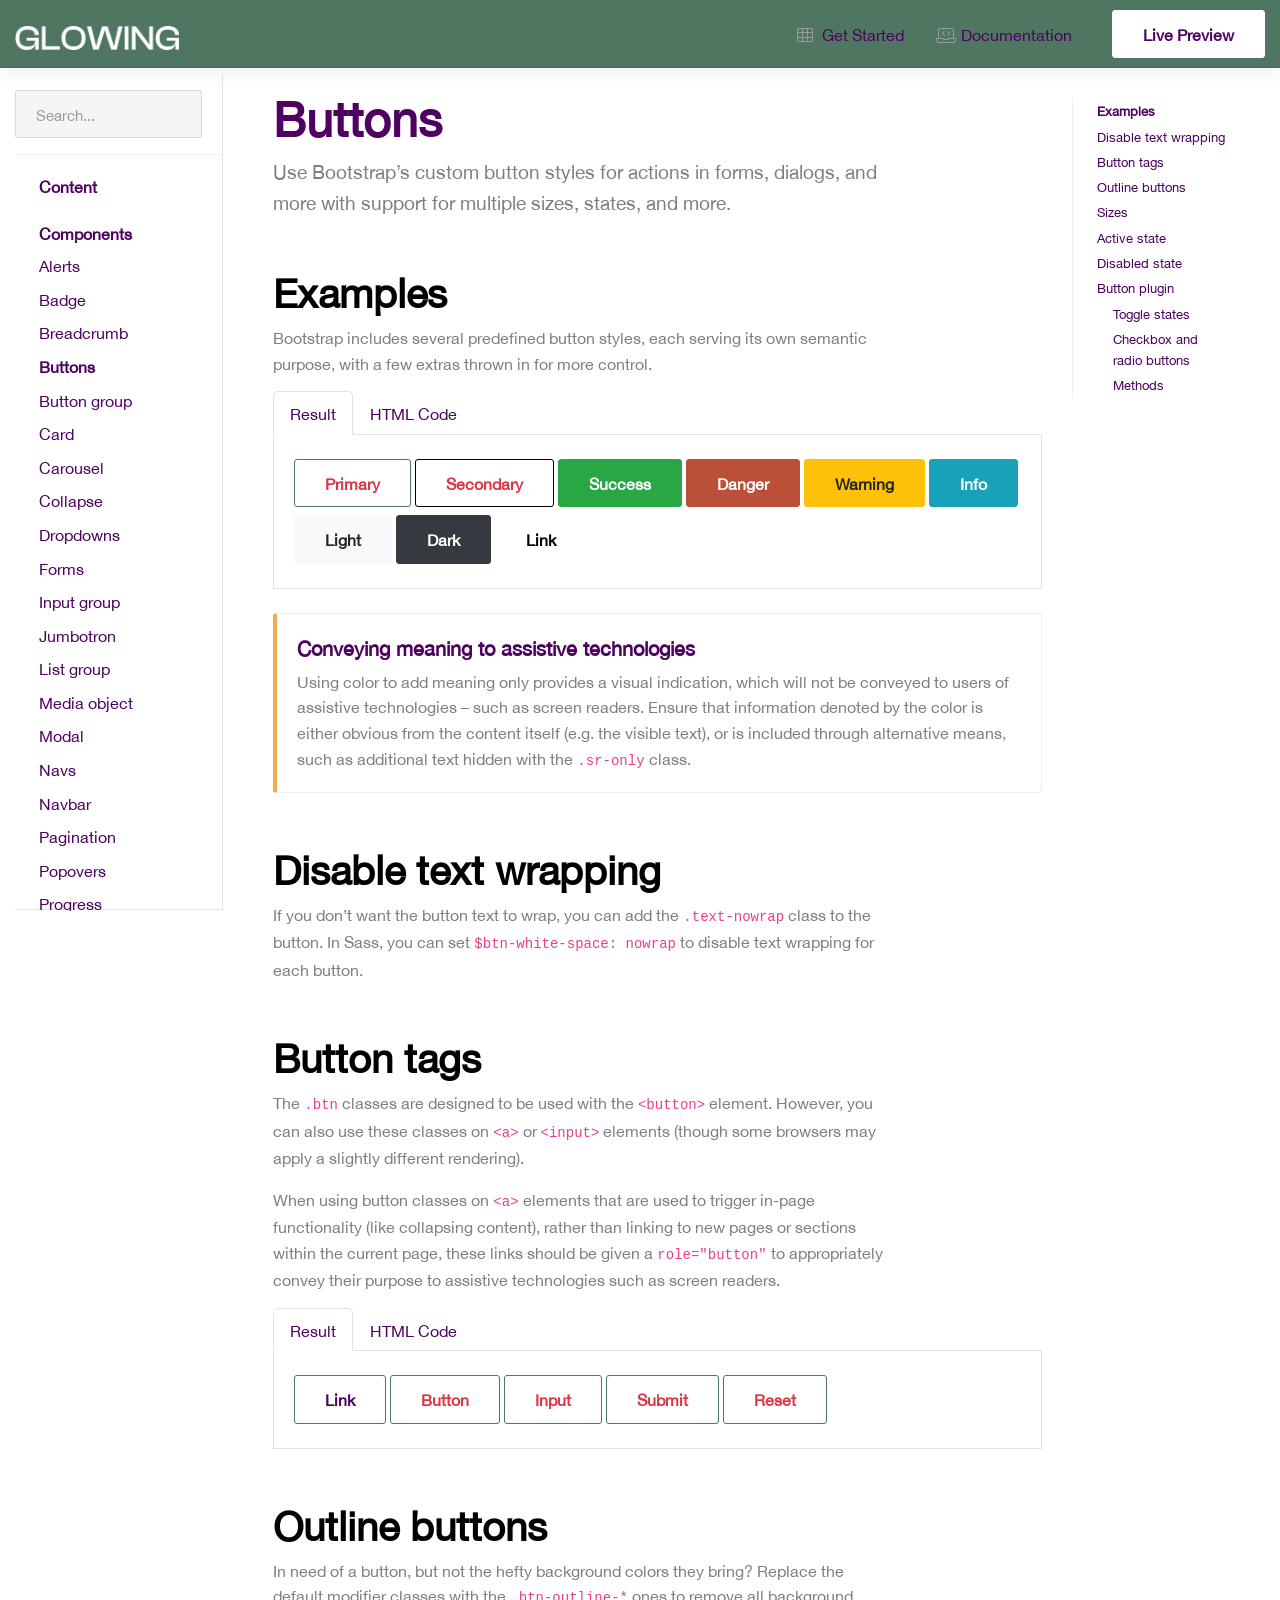
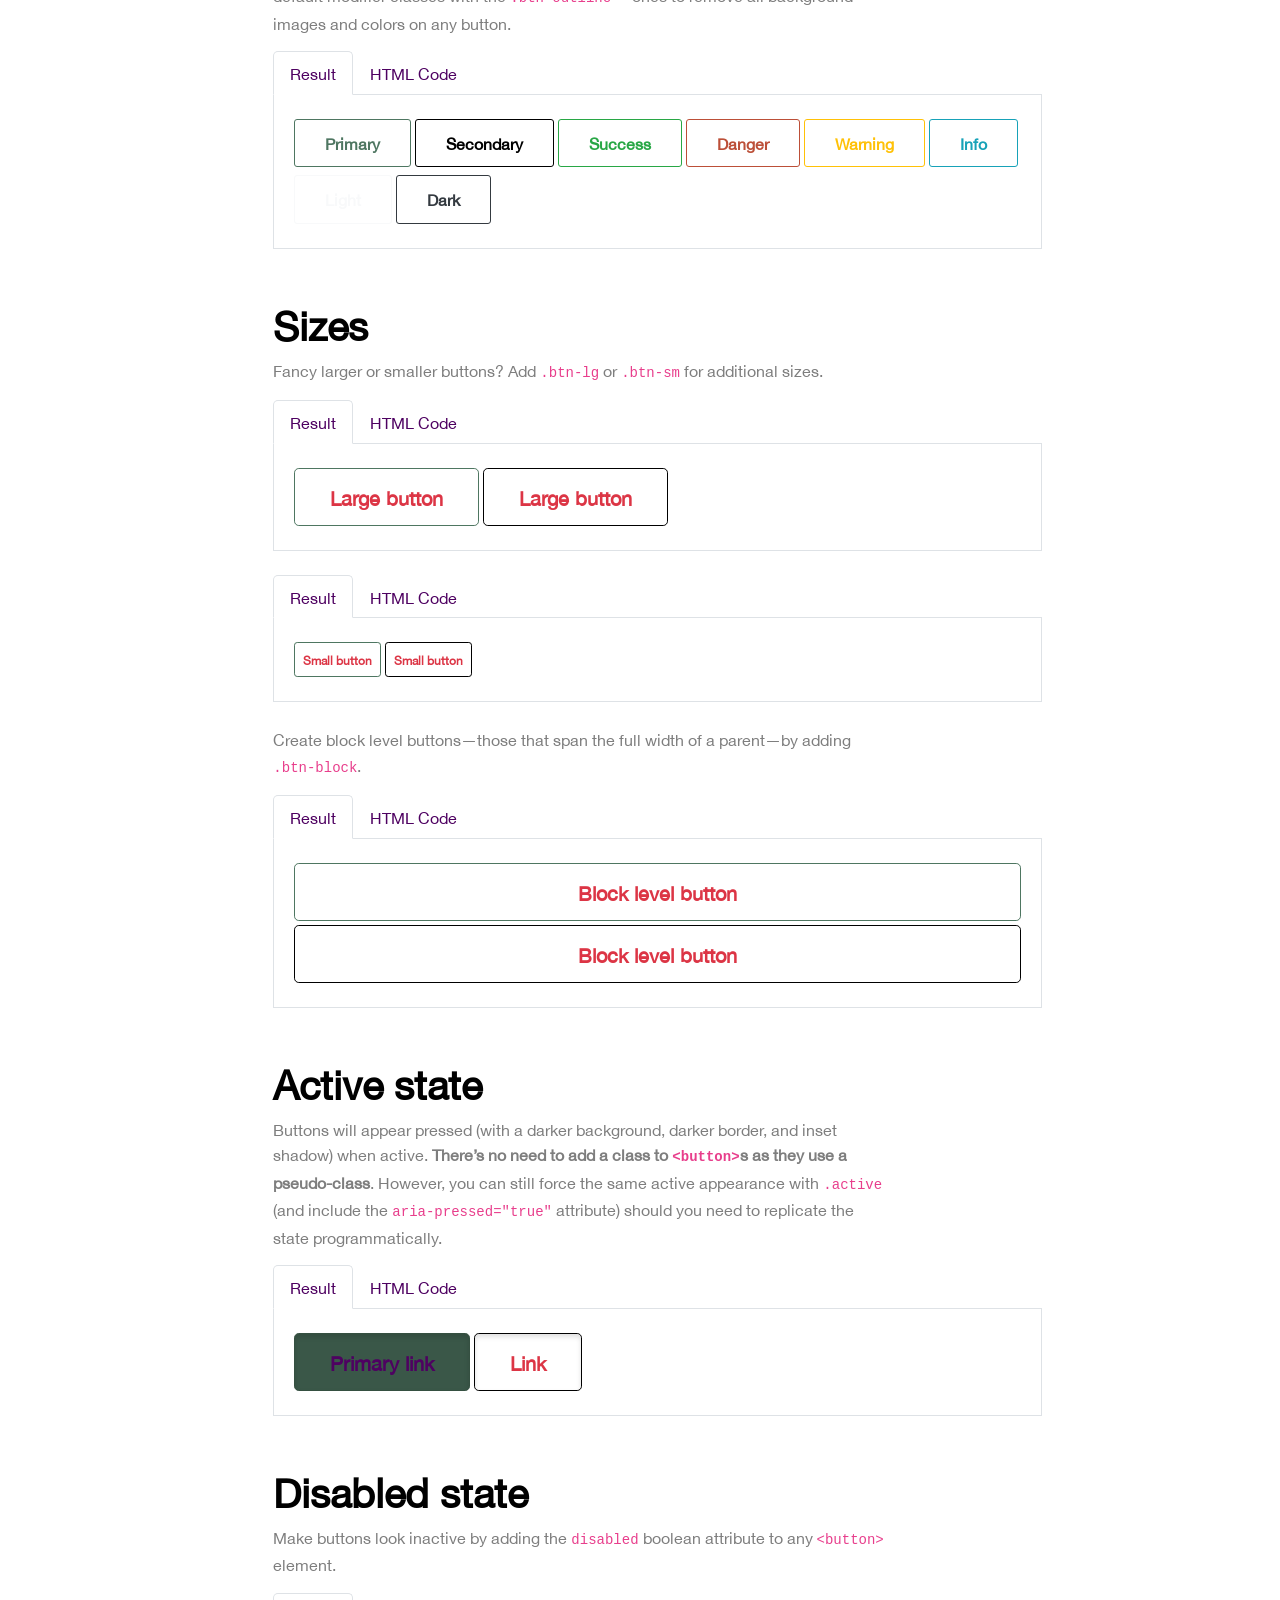
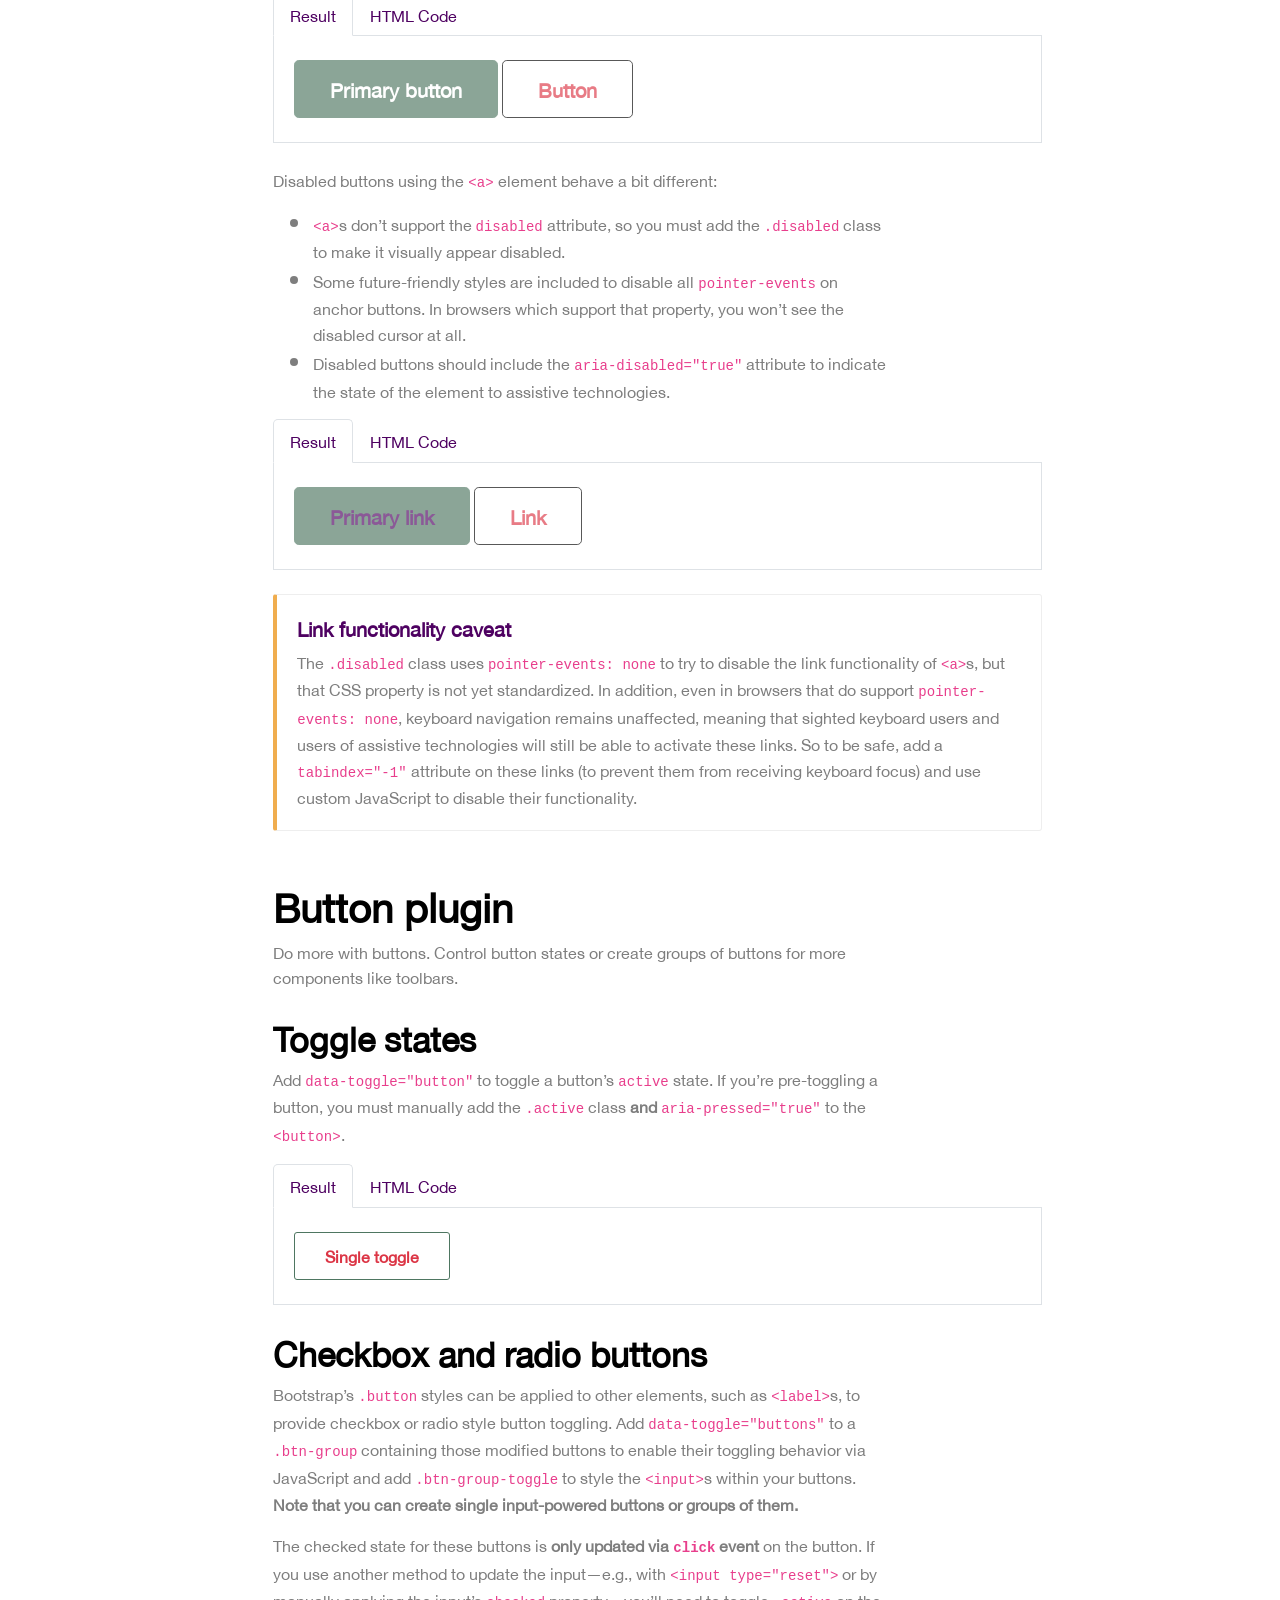
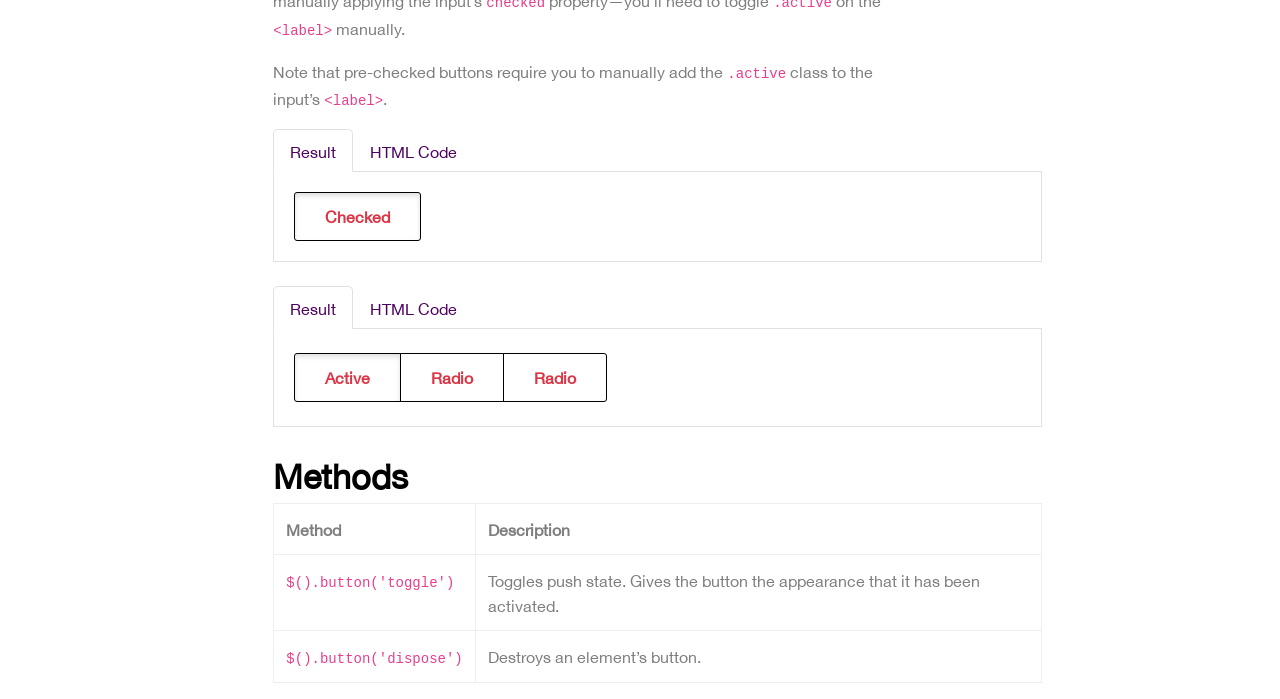
<file: docs/components/buttons.html>
<!doctype html>
<html lang="en">
  <head>
    <meta charset="utf-8">
    <meta name="viewport" content="width=device-width, initial-scale=1, shrink-to-fit=no">
    <meta name="description" content="Use Bootstrap’s custom button styles for actions in forms, dialogs, and more with support for multiple sizes, states, and more.">
    <meta name="author" content="">
    <meta name="generator" content="Jekyll">
    <title>Buttons - Documentation - Glowing</title>
    <!-- Vendors CSS -->
    <link href="https://fonts.googleapis.com/css2?family=Urbanist:ital,wght@0,100;0,200;0,300;0,400;0,500;0,600;0,700;0,800;0,900;1,100;1,200;1,300;1,400;1,500;1,600;1,700;1,800;1,900&display=swap" rel="stylesheet">
    <link rel="stylesheet" href="../../vendors/fontawesome-pro-5/css/all.css">
    <link rel="stylesheet" href="../../vendors/bootstrap-select/css/bootstrap-select.min.css">
    <link rel="stylesheet" href="../../vendors/slick/slick.min.css">
    <link rel="stylesheet" href="../../vendors/magnific-popup/magnific-popup.min.css">
    <link rel="stylesheet" href="../../vendors/jquery-ui/jquery-ui.min.css">
    <link rel="stylesheet" href="../../vendors/mapbox-gl/mapbox-gl.min.css">
    <link rel="stylesheet" href="../../vendors/fonts/font-phosphor/css/phosphor.min.css">
    <link rel="stylesheet" href="../../vendors/fonts/tuesday-night/stylesheet.min.css">
    <link rel="stylesheet" href="../../vendors/fonts/butler/stylesheet.min.css">
    <link rel="stylesheet" href="../../vendors/fonts/a-antara-distance/stylesheet.min.css">
    <link rel="stylesheet" href="../../vendors/animate.css">
    <!-- Themes core CSS -->
    <link rel="stylesheet" href="../../css/themes.css">
    <!-- Themes docs CSS -->
    <link rel="stylesheet" href="../../css/docs.css">
    <!-- Favicons -->
    <link rel="icon" href="../../images/favicon.jpg">
    <!-- Twitter -->
    <meta name="twitter:card" content="summary">
    <meta name="twitter:site" content="@">
    <meta name="twitter:creator" content="@">
    <meta name="twitter:title" content="Buttons">
    <meta name="twitter:description" content="Use Bootstrap’s custom button styles for actions in forms, dialogs, and more with support for multiple sizes, states, and more.">
    <meta name="twitter:image" content="../../images/logo_01.png">
    <!-- Facebook -->
    <meta property="og:url" content="buttons.html">
    <meta property="og:title" content="Buttons">
    <meta property="og:description" content="Use Bootstrap’s custom button styles for actions in forms, dialogs, and more with support for multiple sizes, states, and more.">
    <meta property="og:type" content="website">
    <meta property="og:image" content="../../images/logo_01.png">
    <meta property="og:image:type" content="image/png">
    <meta property="og:image:width" content="1200">
    <meta property="og:image:height" content="630">
  </head>
  <body>
    <header class="navbar navbar-expand navbar-dark bg-primary py-2 px-0 flex-column flex-md-row bd-navbar">
      <div class="container-fluid">
        <a class="navbar-brand" href="../index.html">
          <img src="../../images/logo-white.png" alt="Glowing">
        </a>
        <div class="navbar-nav-scroll ml-auto">
          <ul class="navbar-nav flex-row">
            <li class="nav-item">
              <a class="nav-link px-3 "
                       href="../getting-started/dev-environment-setup.html" title="Get Started"><i
                            class="fal fa-th mr-1"></i> <span class="d-none d-sm-inline-block">Get Started</span></a>
            </li>
            <li class="nav-item">
              <a class="nav-link px-3 "
                       href="../index.html" title="Documentation"><i class="fal fa-laptop-code mr-1"></i><span
                            class="d-none d-sm-inline-block"> Documentation</span></a>
            </li>
          </ul>
        </div>
        <a class="btn btn-white d-none d-lg-inline-block ml-5 btn-md px-6 py-2"
           href="../../index.html">Live Preview</a>
      </div>
    </header>
    <div class="container-fluid">
      <div class="row flex-xl-nowrap">
        <div class="col-md-3 col-xl-2 bd-sidebar">
          <div class="bd-sidebar-wrapper">
            <div class="bd-search d-flex align-items-center px-0 pr-xl-4">
              <div class="position-relative w-100">
                <input type="search" class="form-control search-input shadow-none" id="search-input" placeholder="Search..."
                   aria-label="Search for..." autocomplete="off">
                <ul class="search-result list-group list-group-flush position-absolute shadow fs-14 rounded">
                </ul>
              </div>
              <button class="btn bd-search-docs-toggle d-md-none p-0 ml-auto" type="button" data-toggle="collapse"
                data-target="#bd-docs-nav" aria-controls="bd-docs-nav" aria-expanded="false"
                aria-label="Toggle docs navigation"><svg xmlns="http://www.w3.org/2000/svg" width="30" height="30" viewBox="0 0 30 30" role="img" focusable="false"><title>Menu</title><path stroke="currentColor" stroke-linecap="round" stroke-miterlimit="10" stroke-width="2" d="M4 7h22M4 15h22M4 23h22"/></svg></button>
            </div>
            <nav class="collapse show bd-links" id="bd-docs-nav" aria-label="Main navigation">
              <div class="bd-toc-item">
                <a class="bd-toc-link"
               href="../content/typography.html">
                  Content
                </a>
                <ul class="nav bd-sidenav">
                  <li >
                    <a href="../content/typography.html" class="bd-sidenav-link">
                      Typography
                    </a>
                  </li>
                  <li >
                    <a href="../content/code.html" class="bd-sidenav-link">
                      Code
                    </a>
                  </li>
                  <li >
                    <a href="../content/images.html" class="bd-sidenav-link">
                      Images
                    </a>
                  </li>
                  <li >
                    <a href="../content/tables.html" class="bd-sidenav-link">
                      Tables
                    </a>
                  </li>
                  <li >
                    <a href="../content/figures.html" class="bd-sidenav-link">
                      Figures
                    </a>
                  </li>
                </ul>
              </div>
              <div class="bd-toc-item active">
                <a class="bd-toc-link"
               href="alerts.html">
                  Components
                </a>
                <ul class="nav bd-sidenav">
                  <li >
                    <a href="alerts.html" class="bd-sidenav-link">
                      Alerts
                    </a>
                  </li>
                  <li >
                    <a href="badge.html" class="bd-sidenav-link">
                      Badge
                    </a>
                  </li>
                  <li >
                    <a href="breadcrumb.html" class="bd-sidenav-link">
                      Breadcrumb
                    </a>
                  </li>
                  <li  class="active bd-sidenav-active" >
                    <a href="buttons.html" class="bd-sidenav-link">
                      Buttons
                    </a>
                  </li>
                  <li >
                    <a href="button-group.html" class="bd-sidenav-link">
                      Button group
                    </a>
                  </li>
                  <li >
                    <a href="card.html" class="bd-sidenav-link">
                      Card
                    </a>
                  </li>
                  <li >
                    <a href="carousel.html" class="bd-sidenav-link">
                      Carousel
                    </a>
                  </li>
                  <li >
                    <a href="collapse.html" class="bd-sidenav-link">
                      Collapse
                    </a>
                  </li>
                  <li >
                    <a href="dropdowns.html" class="bd-sidenav-link">
                      Dropdowns
                    </a>
                  </li>
                  <li >
                    <a href="forms.html" class="bd-sidenav-link">
                      Forms
                    </a>
                  </li>
                  <li >
                    <a href="input-group.html" class="bd-sidenav-link">
                      Input group
                    </a>
                  </li>
                  <li >
                    <a href="jumbotron.html" class="bd-sidenav-link">
                      Jumbotron
                    </a>
                  </li>
                  <li >
                    <a href="list-group.html" class="bd-sidenav-link">
                      List group
                    </a>
                  </li>
                  <li >
                    <a href="media-object.html" class="bd-sidenav-link">
                      Media object
                    </a>
                  </li>
                  <li >
                    <a href="modal.html" class="bd-sidenav-link">
                      Modal
                    </a>
                  </li>
                  <li >
                    <a href="navs.html" class="bd-sidenav-link">
                      Navs
                    </a>
                  </li>
                  <li >
                    <a href="navbar.html" class="bd-sidenav-link">
                      Navbar
                    </a>
                  </li>
                  <li >
                    <a href="pagination.html" class="bd-sidenav-link">
                      Pagination
                    </a>
                  </li>
                  <li >
                    <a href="popovers.html" class="bd-sidenav-link">
                      Popovers
                    </a>
                  </li>
                  <li >
                    <a href="progress.html" class="bd-sidenav-link">
                      Progress
                    </a>
                  </li>
                  <li >
                    <a href="scrollspy.html" class="bd-sidenav-link">
                      Scrollspy
                    </a>
                  </li>
                  <li >
                    <a href="spinners.html" class="bd-sidenav-link">
                      Spinners
                    </a>
                  </li>
                  <li >
                    <a href="toasts.html" class="bd-sidenav-link">
                      Toasts
                    </a>
                  </li>
                  <li >
                    <a href="tooltips.html" class="bd-sidenav-link">
                      Tooltips
                    </a>
                  </li>
                </ul>
              </div>
              <div class="bd-toc-item">
                <a class="bd-toc-link"
               href="../templates/header.html">
                  Templates
                </a>
                <ul class="nav bd-sidenav">
                  <li >
                    <a href="../templates/header.html" class="bd-sidenav-link">
                      Header
                    </a>
                  </li>
                  <li >
                    <a href="../templates/footer.html" class="bd-sidenav-link">
                      Footer
                    </a>
                  </li>
                  <li >
                    <a href="../templates/banner.html" class="bd-sidenav-link">
                      Banner
                    </a>
                  </li>
                  <li >
                    <a href="../templates/slider.html" class="bd-sidenav-link">
                      Slider
                    </a>
                  </li>
                  <li >
                    <a href="../templates/video.html" class="bd-sidenav-link">
                      Video
                    </a>
                  </li>
                  <li >
                    <a href="../templates/scroll-navigation.html" class="bd-sidenav-link">
                      Scroll Navigation
                    </a>
                  </li>
                  <li >
                    <a href="../templates/our-team.html" class="bd-sidenav-link">
                      Our Team
                    </a>
                  </li>
                  <li >
                    <a href="../templates/client-logo.html" class="bd-sidenav-link">
                      Client Logo
                    </a>
                  </li>
                  <li >
                    <a href="../templates/countdown.html" class="bd-sidenav-link">
                      Countdown
                    </a>
                  </li>
                  <li >
                    <a href="../templates/image-box.html" class="bd-sidenav-link">
                      Image Box
                    </a>
                  </li>
                  <li >
                    <a href="../templates/instagram.html" class="bd-sidenav-link">
                      Instagram
                    </a>
                  </li>
                  <li >
                    <a href="../templates/testimoinals.html" class="bd-sidenav-link">
                      Testimoinals
                    </a>
                  </li>
                  <li >
                    <a href="../templates/info-box.html" class="bd-sidenav-link">
                      Info Box
                    </a>
                  </li>
                  <li >
                    <a href="../templates/post.html" class="bd-sidenav-link">
                      Post
                    </a>
                  </li>
                  <li >
                    <a href="../templates/subscribe-news-letter.html" class="bd-sidenav-link">
                      Subscribe News Letter
                    </a>
                  </li>
                  <li >
                    <a href="../templates/about-us.html" class="bd-sidenav-link">
                      About Us
                    </a>
                  </li>
                  <li >
                    <a href="../templates/product.html" class="bd-sidenav-link">
                      Product
                    </a>
                  </li>
                  <li >
                    <a href="../templates/product-categories.html" class="bd-sidenav-link">
                      Product Categories
                    </a>
                  </li>
                  <li >
                    <a href="../templates/map.html" class="bd-sidenav-link">
                      Map
                    </a>
                  </li>
                  <li >
                    <a href="../templates/contact-form.html" class="bd-sidenav-link">
                      Contact Form
                    </a>
                  </li>
                  <li >
                    <a href="../templates/accordion.html" class="bd-sidenav-link">
                      Accordion
                    </a>
                  </li>
                  <li >
                    <a href="../templates/widget-blog.html" class="bd-sidenav-link">
                      Widget Blog
                    </a>
                  </li>
                  <li >
                    <a href="../templates/widget-shop.html" class="bd-sidenav-link">
                      Widget Shop
                    </a>
                  </li>
                  <li >
                    <a href="../templates/other.html" class="bd-sidenav-link">
                      Other
                    </a>
                  </li>
                </ul>
              </div>
              <div class="bd-toc-item">
                <a class="bd-toc-link"
               href="../utilities/glowing.html">
                  Utilities
                </a>
                <ul class="nav bd-sidenav">
                  <li >
                    <a href="../utilities/glowing.html" class="bd-sidenav-link">
                      Glowing
                    </a>
                  </li>
                  <li>
                    <a class="bd-sidenav-link" href="https://getbootstrap.com/docs/4.5/utilities/borders/" target="_blank">
                      Bootstraps
                    </a>
                  </li>
                </ul>
              </div>
            </nav>
          </div>
        </div>
        <nav class="d-none d-xl-block col-xl-2 bd-toc " aria-label="Secondary navigation" id="toc-nav">
          <div class="bd-toc-wrapper">
            <ul id="toc" class="section-nav toc-nav nav flex-column">
              <li class="toc-entry nav-item toc-h2"><a href="#examples">Examples</a></li>
              <li class="toc-entry nav-item toc-h2"><a href="#disable-text-wrapping">Disable text wrapping</a></li>
              <li class="toc-entry nav-item toc-h2"><a href="#button-tags">Button tags</a></li>
              <li class="toc-entry nav-item toc-h2"><a href="#outline-buttons">Outline buttons</a></li>
              <li class="toc-entry nav-item toc-h2"><a href="#sizes">Sizes</a></li>
              <li class="toc-entry nav-item toc-h2"><a href="#active-state">Active state</a></li>
              <li class="toc-entry nav-item toc-h2"><a href="#disabled-state">Disabled state</a></li>
              <li class="toc-entry nav-item toc-h2"><a href="#button-plugin">Button plugin</a>
                <ul>
                  <li class="toc-entry nav-item toc-h3"><a href="#toggle-states">Toggle states</a></li>
                  <li class="toc-entry nav-item toc-h3"><a href="#checkbox-and-radio-buttons">Checkbox and radio buttons</a></li>
                  <li class="toc-entry nav-item toc-h3"><a href="#methods">Methods</a></li>
                </ul>
              </li>
            </ul>
          </div>
        </nav>
        <main class="col-md-9 col-xl-8 bd-content">
          <h1 class="bd-title" id="content">Buttons</h1>
          <p class="bd-lead">Use Bootstrap’s custom button styles for actions in forms, dialogs, and more with support for multiple sizes, states, and more.</p>
          <h2 id="examples">Examples</h2>
          <p>Bootstrap includes several predefined button styles, each serving its own semantic purpose, with a few extras thrown in for more control.</p>
          <div class="bd-example-wrapper">
            <ul class="nav nav-tabs" role="tablist">
              <li class="nav-item" role="presentation">
                <a class="nav-link active" data-toggle="tab" href="#result-17" role="tab" aria-controls="result-17" aria-selected="true">Result</a>
              </li>
              <li class="nav-item" role="presentation">
                <a class="nav-link" data-toggle="tab" href="#html-17" role="tab" aria-controls="html-17" aria-selected="false">HTML Code</a>
              </li>
            </ul>
            <div class="tab-content" id="examplte-tab-content-17">
              <div class="tab-pane fade show active" id="result-17" role="tabpanel" aria-labelledby="result-17">
                <div class="bd-example">
                  <button type="button" class="btn btn-primary">Primary</button>
                  <button type="button" class="btn btn-secondary">Secondary</button>
                  <button type="button" class="btn btn-success">Success</button>
                  <button type="button" class="btn btn-danger">Danger</button>
                  <button type="button" class="btn btn-warning">Warning</button>
                  <button type="button" class="btn btn-info">Info</button>
                  <button type="button" class="btn btn-light">Light</button>
                  <button type="button" class="btn btn-dark">Dark</button>
                  <button type="button" class="btn btn-link">Link</button>
                </div>
              </div>
              <div class="tab-pane fade" id="html-17" role="tabpanel" aria-labelledby="html-17">
                <figure class="highlight">
                  <pre><code class="language-html" data-lang="html"><span class="nt">&lt;button</span> <span class="na">type=</span><span class="s">"button"</span> <span class="na">class=</span><span class="s">"btn btn-primary"</span><span class="nt">&gt;</span>Primary<span class="nt">&lt;/button&gt;</span>
<span class="nt">&lt;button</span> <span class="na">type=</span><span class="s">"button"</span> <span class="na">class=</span><span class="s">"btn btn-secondary"</span><span class="nt">&gt;</span>Secondary<span class="nt">&lt;/button&gt;</span>
<span class="nt">&lt;button</span> <span class="na">type=</span><span class="s">"button"</span> <span class="na">class=</span><span class="s">"btn btn-success"</span><span class="nt">&gt;</span>Success<span class="nt">&lt;/button&gt;</span>
<span class="nt">&lt;button</span> <span class="na">type=</span><span class="s">"button"</span> <span class="na">class=</span><span class="s">"btn btn-danger"</span><span class="nt">&gt;</span>Danger<span class="nt">&lt;/button&gt;</span>
<span class="nt">&lt;button</span> <span class="na">type=</span><span class="s">"button"</span> <span class="na">class=</span><span class="s">"btn btn-warning"</span><span class="nt">&gt;</span>Warning<span class="nt">&lt;/button&gt;</span>
<span class="nt">&lt;button</span> <span class="na">type=</span><span class="s">"button"</span> <span class="na">class=</span><span class="s">"btn btn-info"</span><span class="nt">&gt;</span>Info<span class="nt">&lt;/button&gt;</span>
<span class="nt">&lt;button</span> <span class="na">type=</span><span class="s">"button"</span> <span class="na">class=</span><span class="s">"btn btn-light"</span><span class="nt">&gt;</span>Light<span class="nt">&lt;/button&gt;</span>
<span class="nt">&lt;button</span> <span class="na">type=</span><span class="s">"button"</span> <span class="na">class=</span><span class="s">"btn btn-dark"</span><span class="nt">&gt;</span>Dark<span class="nt">&lt;/button&gt;</span>

<span class="nt">&lt;button</span> <span class="na">type=</span><span class="s">"button"</span> <span class="na">class=</span><span class="s">"btn btn-link"</span><span class="nt">&gt;</span>Link<span class="nt">&lt;/button&gt;</span></code></pre>
                </figure>
              </div>
            </div>
          </div>
          <div class="bd-callout bd-callout-warning">
            <h5 id="conveying-meaning-to-assistive-technologies">Conveying meaning to assistive technologies</h5>
            <p>Using color to add meaning only provides a visual indication, which will not be conveyed to users of assistive technologies – such as screen readers. Ensure that information denoted by the color is either obvious from the content itself (e.g. the visible text), or is included through alternative means, such as additional text hidden with the <code class="language-plaintext highlighter-rouge">.sr-only</code> class.</p>
          </div>
          <h2 id="disable-text-wrapping">Disable text wrapping</h2>
          <p>If you don’t want the button text to wrap, you can add the <code class="language-plaintext highlighter-rouge">.text-nowrap</code> class to the button. In Sass, you can set <code class="language-plaintext highlighter-rouge">$btn-white-space: nowrap</code> to disable text wrapping for each button.</p>
          <h2 id="button-tags">Button tags</h2>
          <p>The <code class="language-plaintext highlighter-rouge">.btn</code> classes are designed to be used with the <code class="language-plaintext highlighter-rouge">&lt;button&gt;</code> element. However, you can also use these classes on <code class="language-plaintext highlighter-rouge">&lt;a&gt;</code> or <code class="language-plaintext highlighter-rouge">&lt;input&gt;</code> elements (though some browsers may apply a slightly different rendering).</p>
          <p>When using button classes on <code class="language-plaintext highlighter-rouge">&lt;a&gt;</code> elements that are used to trigger in-page functionality (like collapsing content), rather than linking to new pages or sections within the current page, these links should be given a <code class="language-plaintext highlighter-rouge">role="button"</code> to appropriately convey their purpose to assistive technologies such as screen readers.</p>
          <div class="bd-example-wrapper">
            <ul class="nav nav-tabs" role="tablist">
              <li class="nav-item" role="presentation">
                <a class="nav-link active" data-toggle="tab" href="#result-18" role="tab" aria-controls="result-18" aria-selected="true">Result</a>
              </li>
              <li class="nav-item" role="presentation">
                <a class="nav-link" data-toggle="tab" href="#html-18" role="tab" aria-controls="html-18" aria-selected="false">HTML Code</a>
              </li>
            </ul>
            <div class="tab-content" id="examplte-tab-content-18">
              <div class="tab-pane fade show active" id="result-18" role="tabpanel" aria-labelledby="result-18">
                <div class="bd-example">
                  <a class="btn btn-primary" href="#" role="button">Link</a>
                  <button class="btn btn-primary" type="submit">Button</button>
                  <input class="btn btn-primary" type="button" value="Input" />
                  <input class="btn btn-primary" type="submit" value="Submit" />
                  <input class="btn btn-primary" type="reset" value="Reset" />
                </div>
              </div>
              <div class="tab-pane fade" id="html-18" role="tabpanel" aria-labelledby="html-18">
                <figure class="highlight">
                  <pre><code class="language-html" data-lang="html"><span class="nt">&lt;a</span> <span class="na">class=</span><span class="s">"btn btn-primary"</span> <span class="na">href=</span><span class="s">"#"</span> <span class="na">role=</span><span class="s">"button"</span><span class="nt">&gt;</span>Link<span class="nt">&lt;/a&gt;</span>
<span class="nt">&lt;button</span> <span class="na">class=</span><span class="s">"btn btn-primary"</span> <span class="na">type=</span><span class="s">"submit"</span><span class="nt">&gt;</span>Button<span class="nt">&lt;/button&gt;</span>
<span class="nt">&lt;input</span> <span class="na">class=</span><span class="s">"btn btn-primary"</span> <span class="na">type=</span><span class="s">"button"</span> <span class="na">value=</span><span class="s">"Input"</span><span class="nt">&gt;</span>
<span class="nt">&lt;input</span> <span class="na">class=</span><span class="s">"btn btn-primary"</span> <span class="na">type=</span><span class="s">"submit"</span> <span class="na">value=</span><span class="s">"Submit"</span><span class="nt">&gt;</span>
<span class="nt">&lt;input</span> <span class="na">class=</span><span class="s">"btn btn-primary"</span> <span class="na">type=</span><span class="s">"reset"</span> <span class="na">value=</span><span class="s">"Reset"</span><span class="nt">&gt;</span></code></pre>
                </figure>
              </div>
            </div>
          </div>
          <h2 id="outline-buttons">Outline buttons</h2>
          <p>In need of a button, but not the hefty background colors they bring? Replace the default modifier classes with the <code class="language-plaintext highlighter-rouge">.btn-outline-*</code> ones to remove all background images and colors on any button.</p>
          <div class="bd-example-wrapper">
            <ul class="nav nav-tabs" role="tablist">
              <li class="nav-item" role="presentation">
                <a class="nav-link active" data-toggle="tab" href="#result-19" role="tab" aria-controls="result-19" aria-selected="true">Result</a>
              </li>
              <li class="nav-item" role="presentation">
                <a class="nav-link" data-toggle="tab" href="#html-19" role="tab" aria-controls="html-19" aria-selected="false">HTML Code</a>
              </li>
            </ul>
            <div class="tab-content" id="examplte-tab-content-19">
              <div class="tab-pane fade show active" id="result-19" role="tabpanel" aria-labelledby="result-19">
                <div class="bd-example">
                  <button type="button" class="btn btn-outline-primary">Primary</button>
                  <button type="button" class="btn btn-outline-secondary">Secondary</button>
                  <button type="button" class="btn btn-outline-success">Success</button>
                  <button type="button" class="btn btn-outline-danger">Danger</button>
                  <button type="button" class="btn btn-outline-warning">Warning</button>
                  <button type="button" class="btn btn-outline-info">Info</button>
                  <button type="button" class="btn btn-outline-light">Light</button>
                  <button type="button" class="btn btn-outline-dark">Dark</button>
                </div>
              </div>
              <div class="tab-pane fade" id="html-19" role="tabpanel" aria-labelledby="html-19">
                <figure class="highlight">
                  <pre><code class="language-html" data-lang="html"><span class="nt">&lt;button</span> <span class="na">type=</span><span class="s">"button"</span> <span class="na">class=</span><span class="s">"btn btn-outline-primary"</span><span class="nt">&gt;</span>Primary<span class="nt">&lt;/button&gt;</span>
<span class="nt">&lt;button</span> <span class="na">type=</span><span class="s">"button"</span> <span class="na">class=</span><span class="s">"btn btn-outline-secondary"</span><span class="nt">&gt;</span>Secondary<span class="nt">&lt;/button&gt;</span>
<span class="nt">&lt;button</span> <span class="na">type=</span><span class="s">"button"</span> <span class="na">class=</span><span class="s">"btn btn-outline-success"</span><span class="nt">&gt;</span>Success<span class="nt">&lt;/button&gt;</span>
<span class="nt">&lt;button</span> <span class="na">type=</span><span class="s">"button"</span> <span class="na">class=</span><span class="s">"btn btn-outline-danger"</span><span class="nt">&gt;</span>Danger<span class="nt">&lt;/button&gt;</span>
<span class="nt">&lt;button</span> <span class="na">type=</span><span class="s">"button"</span> <span class="na">class=</span><span class="s">"btn btn-outline-warning"</span><span class="nt">&gt;</span>Warning<span class="nt">&lt;/button&gt;</span>
<span class="nt">&lt;button</span> <span class="na">type=</span><span class="s">"button"</span> <span class="na">class=</span><span class="s">"btn btn-outline-info"</span><span class="nt">&gt;</span>Info<span class="nt">&lt;/button&gt;</span>
<span class="nt">&lt;button</span> <span class="na">type=</span><span class="s">"button"</span> <span class="na">class=</span><span class="s">"btn btn-outline-light"</span><span class="nt">&gt;</span>Light<span class="nt">&lt;/button&gt;</span>
<span class="nt">&lt;button</span> <span class="na">type=</span><span class="s">"button"</span> <span class="na">class=</span><span class="s">"btn btn-outline-dark"</span><span class="nt">&gt;</span>Dark<span class="nt">&lt;/button&gt;</span></code></pre>
                </figure>
              </div>
            </div>
          </div>
          <h2 id="sizes">Sizes</h2>
          <p>Fancy larger or smaller buttons? Add <code class="language-plaintext highlighter-rouge">.btn-lg</code> or <code class="language-plaintext highlighter-rouge">.btn-sm</code> for additional sizes.</p>
          <div class="bd-example-wrapper">
            <ul class="nav nav-tabs" role="tablist">
              <li class="nav-item" role="presentation">
                <a class="nav-link active" data-toggle="tab" href="#result-20" role="tab" aria-controls="result-20" aria-selected="true">Result</a>
              </li>
              <li class="nav-item" role="presentation">
                <a class="nav-link" data-toggle="tab" href="#html-20" role="tab" aria-controls="html-20" aria-selected="false">HTML Code</a>
              </li>
            </ul>
            <div class="tab-content" id="examplte-tab-content-20">
              <div class="tab-pane fade show active" id="result-20" role="tabpanel" aria-labelledby="result-20">
                <div class="bd-example">
                  <button type="button" class="btn btn-primary btn-lg">Large button</button>
                  <button type="button" class="btn btn-secondary btn-lg">Large button</button>
                </div>
              </div>
              <div class="tab-pane fade" id="html-20" role="tabpanel" aria-labelledby="html-20">
                <figure class="highlight">
                  <pre><code class="language-html" data-lang="html"><span class="nt">&lt;button</span> <span class="na">type=</span><span class="s">"button"</span> <span class="na">class=</span><span class="s">"btn btn-primary btn-lg"</span><span class="nt">&gt;</span>Large button<span class="nt">&lt;/button&gt;</span>
<span class="nt">&lt;button</span> <span class="na">type=</span><span class="s">"button"</span> <span class="na">class=</span><span class="s">"btn btn-secondary btn-lg"</span><span class="nt">&gt;</span>Large button<span class="nt">&lt;/button&gt;</span></code></pre>
                </figure>
              </div>
            </div>
          </div>
          <div class="bd-example-wrapper">
            <ul class="nav nav-tabs" role="tablist">
              <li class="nav-item" role="presentation">
                <a class="nav-link active" data-toggle="tab" href="#result-21" role="tab" aria-controls="result-21" aria-selected="true">Result</a>
              </li>
              <li class="nav-item" role="presentation">
                <a class="nav-link" data-toggle="tab" href="#html-21" role="tab" aria-controls="html-21" aria-selected="false">HTML Code</a>
              </li>
            </ul>
            <div class="tab-content" id="examplte-tab-content-21">
              <div class="tab-pane fade show active" id="result-21" role="tabpanel" aria-labelledby="result-21">
                <div class="bd-example">
                  <button type="button" class="btn btn-primary btn-sm">Small button</button>
                  <button type="button" class="btn btn-secondary btn-sm">Small button</button>
                </div>
              </div>
              <div class="tab-pane fade" id="html-21" role="tabpanel" aria-labelledby="html-21">
                <figure class="highlight">
                  <pre><code class="language-html" data-lang="html"><span class="nt">&lt;button</span> <span class="na">type=</span><span class="s">"button"</span> <span class="na">class=</span><span class="s">"btn btn-primary btn-sm"</span><span class="nt">&gt;</span>Small button<span class="nt">&lt;/button&gt;</span>
<span class="nt">&lt;button</span> <span class="na">type=</span><span class="s">"button"</span> <span class="na">class=</span><span class="s">"btn btn-secondary btn-sm"</span><span class="nt">&gt;</span>Small button<span class="nt">&lt;/button&gt;</span></code></pre>
                </figure>
              </div>
            </div>
          </div>
          <p>Create block level buttons—those that span the full width of a parent—by adding <code class="language-plaintext highlighter-rouge">.btn-block</code>.</p>
          <div class="bd-example-wrapper">
            <ul class="nav nav-tabs" role="tablist">
              <li class="nav-item" role="presentation">
                <a class="nav-link active" data-toggle="tab" href="#result-22" role="tab" aria-controls="result-22" aria-selected="true">Result</a>
              </li>
              <li class="nav-item" role="presentation">
                <a class="nav-link" data-toggle="tab" href="#html-22" role="tab" aria-controls="html-22" aria-selected="false">HTML Code</a>
              </li>
            </ul>
            <div class="tab-content" id="examplte-tab-content-22">
              <div class="tab-pane fade show active" id="result-22" role="tabpanel" aria-labelledby="result-22">
                <div class="bd-example">
                  <button type="button" class="btn btn-primary btn-lg btn-block">Block level button</button>
                  <button type="button" class="btn btn-secondary btn-lg btn-block">Block level button</button>
                </div>
              </div>
              <div class="tab-pane fade" id="html-22" role="tabpanel" aria-labelledby="html-22">
                <figure class="highlight">
                  <pre><code class="language-html" data-lang="html"><span class="nt">&lt;button</span> <span class="na">type=</span><span class="s">"button"</span> <span class="na">class=</span><span class="s">"btn btn-primary btn-lg btn-block"</span><span class="nt">&gt;</span>Block level button<span class="nt">&lt;/button&gt;</span>
<span class="nt">&lt;button</span> <span class="na">type=</span><span class="s">"button"</span> <span class="na">class=</span><span class="s">"btn btn-secondary btn-lg btn-block"</span><span class="nt">&gt;</span>Block level button<span class="nt">&lt;/button&gt;</span></code></pre>
                </figure>
              </div>
            </div>
          </div>
          <h2 id="active-state">Active state</h2>
          <p>Buttons will appear pressed (with a darker background, darker border, and inset shadow) when active. <strong>There’s no need to add a class to <code class="language-plaintext highlighter-rouge">&lt;button&gt;</code>s as they use a pseudo-class</strong>. However, you can still force the same active appearance with <code class="language-plaintext highlighter-rouge">.active</code> (and include the <code>aria-pressed="true"</code> attribute) should you need to replicate the state programmatically.</p>
          <div class="bd-example-wrapper">
            <ul class="nav nav-tabs" role="tablist">
              <li class="nav-item" role="presentation">
                <a class="nav-link active" data-toggle="tab" href="#result-23" role="tab" aria-controls="result-23" aria-selected="true">Result</a>
              </li>
              <li class="nav-item" role="presentation">
                <a class="nav-link" data-toggle="tab" href="#html-23" role="tab" aria-controls="html-23" aria-selected="false">HTML Code</a>
              </li>
            </ul>
            <div class="tab-content" id="examplte-tab-content-23">
              <div class="tab-pane fade show active" id="result-23" role="tabpanel" aria-labelledby="result-23">
                <div class="bd-example">
                  <a href="#" class="btn btn-primary btn-lg active" role="button" aria-pressed="true">Primary link</a>
                  <a href="#" class="btn btn-secondary btn-lg active" role="button" aria-pressed="true">Link</a>
                </div>
              </div>
              <div class="tab-pane fade" id="html-23" role="tabpanel" aria-labelledby="html-23">
                <figure class="highlight">
                  <pre><code class="language-html" data-lang="html"><span class="nt">&lt;a</span> <span class="na">href=</span><span class="s">"#"</span> <span class="na">class=</span><span class="s">"btn btn-primary btn-lg active"</span> <span class="na">role=</span><span class="s">"button"</span> <span class="na">aria-pressed=</span><span class="s">"true"</span><span class="nt">&gt;</span>Primary link<span class="nt">&lt;/a&gt;</span>
<span class="nt">&lt;a</span> <span class="na">href=</span><span class="s">"#"</span> <span class="na">class=</span><span class="s">"btn btn-secondary btn-lg active"</span> <span class="na">role=</span><span class="s">"button"</span> <span class="na">aria-pressed=</span><span class="s">"true"</span><span class="nt">&gt;</span>Link<span class="nt">&lt;/a&gt;</span></code></pre>
                </figure>
              </div>
            </div>
          </div>
          <h2 id="disabled-state">Disabled state</h2>
          <p>Make buttons look inactive by adding the <code class="language-plaintext highlighter-rouge">disabled</code> boolean attribute to any <code class="language-plaintext highlighter-rouge">&lt;button&gt;</code> element.</p>
          <div class="bd-example-wrapper">
            <ul class="nav nav-tabs" role="tablist">
              <li class="nav-item" role="presentation">
                <a class="nav-link active" data-toggle="tab" href="#result-24" role="tab" aria-controls="result-24" aria-selected="true">Result</a>
              </li>
              <li class="nav-item" role="presentation">
                <a class="nav-link" data-toggle="tab" href="#html-24" role="tab" aria-controls="html-24" aria-selected="false">HTML Code</a>
              </li>
            </ul>
            <div class="tab-content" id="examplte-tab-content-24">
              <div class="tab-pane fade show active" id="result-24" role="tabpanel" aria-labelledby="result-24">
                <div class="bd-example">
                  <button type="button" class="btn btn-lg btn-primary" disabled="">Primary button</button>
                  <button type="button" class="btn btn-secondary btn-lg" disabled="">Button</button>
                </div>
              </div>
              <div class="tab-pane fade" id="html-24" role="tabpanel" aria-labelledby="html-24">
                <figure class="highlight">
                  <pre><code class="language-html" data-lang="html"><span class="nt">&lt;button</span> <span class="na">type=</span><span class="s">"button"</span> <span class="na">class=</span><span class="s">"btn btn-lg btn-primary"</span> <span class="na">disabled</span><span class="nt">&gt;</span>Primary button<span class="nt">&lt;/button&gt;</span>
<span class="nt">&lt;button</span> <span class="na">type=</span><span class="s">"button"</span> <span class="na">class=</span><span class="s">"btn btn-secondary btn-lg"</span> <span class="na">disabled</span><span class="nt">&gt;</span>Button<span class="nt">&lt;/button&gt;</span></code></pre>
                </figure>
              </div>
            </div>
          </div>
          <p>Disabled buttons using the <code class="language-plaintext highlighter-rouge">&lt;a&gt;</code> element behave a bit different:</p>
          <ul>
            <li><code class="language-plaintext highlighter-rouge">&lt;a&gt;</code>s don’t support the <code class="language-plaintext highlighter-rouge">disabled</code> attribute, so you must add the <code class="language-plaintext highlighter-rouge">.disabled</code> class to make it visually appear disabled.</li>
            <li>Some future-friendly styles are included to disable all <code class="language-plaintext highlighter-rouge">pointer-events</code> on anchor buttons. In browsers which support that property, you won’t see the disabled cursor at all.</li>
            <li>Disabled buttons should include the <code class="language-plaintext highlighter-rouge">aria-disabled="true"</code> attribute to indicate the state of the element to assistive technologies.</li>
          </ul>
          <div class="bd-example-wrapper">
            <ul class="nav nav-tabs" role="tablist">
              <li class="nav-item" role="presentation">
                <a class="nav-link active" data-toggle="tab" href="#result-25" role="tab" aria-controls="result-25" aria-selected="true">Result</a>
              </li>
              <li class="nav-item" role="presentation">
                <a class="nav-link" data-toggle="tab" href="#html-25" role="tab" aria-controls="html-25" aria-selected="false">HTML Code</a>
              </li>
            </ul>
            <div class="tab-content" id="examplte-tab-content-25">
              <div class="tab-pane fade show active" id="result-25" role="tabpanel" aria-labelledby="result-25">
                <div class="bd-example">
                  <a href="#" class="btn btn-primary btn-lg disabled" tabindex="-1" role="button" aria-disabled="true">Primary link</a>
                  <a href="#" class="btn btn-secondary btn-lg disabled" tabindex="-1" role="button" aria-disabled="true">Link</a>
                </div>
              </div>
              <div class="tab-pane fade" id="html-25" role="tabpanel" aria-labelledby="html-25">
                <figure class="highlight">
                  <pre><code class="language-html" data-lang="html"><span class="nt">&lt;a</span> <span class="na">href=</span><span class="s">"#"</span> <span class="na">class=</span><span class="s">"btn btn-primary btn-lg disabled"</span> <span class="na">tabindex=</span><span class="s">"-1"</span> <span class="na">role=</span><span class="s">"button"</span> <span class="na">aria-disabled=</span><span class="s">"true"</span><span class="nt">&gt;</span>Primary link<span class="nt">&lt;/a&gt;</span>
<span class="nt">&lt;a</span> <span class="na">href=</span><span class="s">"#"</span> <span class="na">class=</span><span class="s">"btn btn-secondary btn-lg disabled"</span> <span class="na">tabindex=</span><span class="s">"-1"</span> <span class="na">role=</span><span class="s">"button"</span> <span class="na">aria-disabled=</span><span class="s">"true"</span><span class="nt">&gt;</span>Link<span class="nt">&lt;/a&gt;</span></code></pre>
                </figure>
              </div>
            </div>
          </div>
          <div class="bd-callout bd-callout-warning">
            <h5 id="link-functionality-caveat">Link functionality caveat</h5>
            <p>The <code class="language-plaintext highlighter-rouge">.disabled</code> class uses <code class="language-plaintext highlighter-rouge">pointer-events: none</code> to try to disable the link functionality of <code class="language-plaintext highlighter-rouge">&lt;a&gt;</code>s, but that CSS property is not yet standardized. In addition, even in browsers that do support <code class="language-plaintext highlighter-rouge">pointer-events: none</code>, keyboard navigation remains unaffected, meaning that sighted keyboard users and users of assistive technologies will still be able to activate these links. So to be safe, add a <code class="language-plaintext highlighter-rouge">tabindex="-1"</code> attribute on these links (to prevent them from receiving keyboard focus) and use custom JavaScript to disable their functionality.</p>
          </div>
          <h2 id="button-plugin">Button plugin</h2>
          <p>Do more with buttons. Control button states or create groups of buttons for more components like toolbars.</p>
          <h3 id="toggle-states">Toggle states</h3>
          <p>Add <code class="language-plaintext highlighter-rouge">data-toggle="button"</code> to toggle a button’s <code class="language-plaintext highlighter-rouge">active</code> state. If you’re pre-toggling a button, you must manually add the <code class="language-plaintext highlighter-rouge">.active</code> class <strong>and</strong> <code class="language-plaintext highlighter-rouge">aria-pressed="true"</code> to the <code class="language-plaintext highlighter-rouge">&lt;button&gt;</code>.</p>
          <div class="bd-example-wrapper">
            <ul class="nav nav-tabs" role="tablist">
              <li class="nav-item" role="presentation">
                <a class="nav-link active" data-toggle="tab" href="#result-26" role="tab" aria-controls="result-26" aria-selected="true">Result</a>
              </li>
              <li class="nav-item" role="presentation">
                <a class="nav-link" data-toggle="tab" href="#html-26" role="tab" aria-controls="html-26" aria-selected="false">HTML Code</a>
              </li>
            </ul>
            <div class="tab-content" id="examplte-tab-content-26">
              <div class="tab-pane fade show active" id="result-26" role="tabpanel" aria-labelledby="result-26">
                <div class="bd-example">
                  <button type="button" class="btn btn-primary" data-toggle="button" aria-pressed="false">
                    Single toggle
                  </button>
                </div>
              </div>
              <div class="tab-pane fade" id="html-26" role="tabpanel" aria-labelledby="html-26">
                <figure class="highlight">
                  <pre><code class="language-html" data-lang="html"><span class="nt">&lt;button</span> <span class="na">type=</span><span class="s">"button"</span> <span class="na">class=</span><span class="s">"btn btn-primary"</span> <span class="na">data-toggle=</span><span class="s">"button"</span> <span class="na">aria-pressed=</span><span class="s">"false"</span><span class="nt">&gt;</span>
  Single toggle
<span class="nt">&lt;/button&gt;</span></code></pre>
                </figure>
              </div>
            </div>
          </div>
          <h3 id="checkbox-and-radio-buttons">Checkbox and radio buttons</h3>
          <p>Bootstrap’s <code class="language-plaintext highlighter-rouge">.button</code> styles can be applied to other elements, such as <code class="language-plaintext highlighter-rouge">&lt;label&gt;</code>s, to provide checkbox or radio style button toggling. Add <code class="language-plaintext highlighter-rouge">data-toggle="buttons"</code> to a <code class="language-plaintext highlighter-rouge">.btn-group</code> containing those modified buttons to enable their toggling behavior via JavaScript and add <code class="language-plaintext highlighter-rouge">.btn-group-toggle</code> to style the <code class="language-plaintext highlighter-rouge">&lt;input&gt;</code>s within your buttons. <strong>Note that you can create single input-powered buttons or groups of them.</strong></p>
          <p>The checked state for these buttons is <strong>only updated via <code class="language-plaintext highlighter-rouge">click</code> event</strong> on the button. If you use another method to update the input—e.g., with <code class="language-plaintext highlighter-rouge">&lt;input type="reset"&gt;</code> or by manually applying the input’s <code class="language-plaintext highlighter-rouge">checked</code> property—you’ll need to toggle <code class="language-plaintext highlighter-rouge">.active</code> on the <code class="language-plaintext highlighter-rouge">&lt;label&gt;</code> manually.</p>
          <p>Note that pre-checked buttons require you to manually add the <code class="language-plaintext highlighter-rouge">.active</code> class to the input’s <code class="language-plaintext highlighter-rouge">&lt;label&gt;</code>.</p>
          <div class="bd-example-wrapper">
            <ul class="nav nav-tabs" role="tablist">
              <li class="nav-item" role="presentation">
                <a class="nav-link active" data-toggle="tab" href="#result-27" role="tab" aria-controls="result-27" aria-selected="true">Result</a>
              </li>
              <li class="nav-item" role="presentation">
                <a class="nav-link" data-toggle="tab" href="#html-27" role="tab" aria-controls="html-27" aria-selected="false">HTML Code</a>
              </li>
            </ul>
            <div class="tab-content" id="examplte-tab-content-27">
              <div class="tab-pane fade show active" id="result-27" role="tabpanel" aria-labelledby="result-27">
                <div class="bd-example">
                  <div class="btn-group-toggle" data-toggle="buttons">
                    <label class="btn btn-secondary active">
                      <input type="checkbox" checked="" /> Checked
                    </label>
                  </div>
                </div>
              </div>
              <div class="tab-pane fade" id="html-27" role="tabpanel" aria-labelledby="html-27">
                <figure class="highlight">
                  <pre><code class="language-html" data-lang="html"><span class="nt">&lt;div</span> <span class="na">class=</span><span class="s">"btn-group-toggle"</span> <span class="na">data-toggle=</span><span class="s">"buttons"</span><span class="nt">&gt;</span>
  <span class="nt">&lt;label</span> <span class="na">class=</span><span class="s">"btn btn-secondary active"</span><span class="nt">&gt;</span>
    <span class="nt">&lt;input</span> <span class="na">type=</span><span class="s">"checkbox"</span> <span class="na">checked</span><span class="nt">&gt;</span> Checked
  <span class="nt">&lt;/label&gt;</span>
<span class="nt">&lt;/div&gt;</span></code></pre>
                </figure>
              </div>
            </div>
          </div>
          <div class="bd-example-wrapper">
            <ul class="nav nav-tabs" role="tablist">
              <li class="nav-item" role="presentation">
                <a class="nav-link active" data-toggle="tab" href="#result-28" role="tab" aria-controls="result-28" aria-selected="true">Result</a>
              </li>
              <li class="nav-item" role="presentation">
                <a class="nav-link" data-toggle="tab" href="#html-28" role="tab" aria-controls="html-28" aria-selected="false">HTML Code</a>
              </li>
            </ul>
            <div class="tab-content" id="examplte-tab-content-28">
              <div class="tab-pane fade show active" id="result-28" role="tabpanel" aria-labelledby="result-28">
                <div class="bd-example">
                  <div class="btn-group btn-group-toggle" data-toggle="buttons">
                    <label class="btn btn-secondary active">
                      <input type="radio" name="options" id="option1" checked="" /> Active
                    </label>
                    <label class="btn btn-secondary">
                      <input type="radio" name="options" id="option2" /> Radio
                    </label>
                    <label class="btn btn-secondary">
                      <input type="radio" name="options" id="option3" /> Radio
                    </label>
                  </div>
                </div>
              </div>
              <div class="tab-pane fade" id="html-28" role="tabpanel" aria-labelledby="html-28">
                <figure class="highlight">
                  <pre><code class="language-html" data-lang="html"><span class="nt">&lt;div</span> <span class="na">class=</span><span class="s">"btn-group btn-group-toggle"</span> <span class="na">data-toggle=</span><span class="s">"buttons"</span><span class="nt">&gt;</span>
  <span class="nt">&lt;label</span> <span class="na">class=</span><span class="s">"btn btn-secondary active"</span><span class="nt">&gt;</span>
    <span class="nt">&lt;input</span> <span class="na">type=</span><span class="s">"radio"</span> <span class="na">name=</span><span class="s">"options"</span> <span class="na">id=</span><span class="s">"option1"</span> <span class="na">checked</span><span class="nt">&gt;</span> Active
  <span class="nt">&lt;/label&gt;</span>
  <span class="nt">&lt;label</span> <span class="na">class=</span><span class="s">"btn btn-secondary"</span><span class="nt">&gt;</span>
    <span class="nt">&lt;input</span> <span class="na">type=</span><span class="s">"radio"</span> <span class="na">name=</span><span class="s">"options"</span> <span class="na">id=</span><span class="s">"option2"</span><span class="nt">&gt;</span> Radio
  <span class="nt">&lt;/label&gt;</span>
  <span class="nt">&lt;label</span> <span class="na">class=</span><span class="s">"btn btn-secondary"</span><span class="nt">&gt;</span>
    <span class="nt">&lt;input</span> <span class="na">type=</span><span class="s">"radio"</span> <span class="na">name=</span><span class="s">"options"</span> <span class="na">id=</span><span class="s">"option3"</span><span class="nt">&gt;</span> Radio
  <span class="nt">&lt;/label&gt;</span>
<span class="nt">&lt;/div&gt;</span></code></pre>
                </figure>
              </div>
            </div>
          </div>
          <h3 id="methods">Methods</h3>
          <table>
            <thead>
              <tr>
                <th>Method</th>
                <th>Description</th>
              </tr>
            </thead>
            <tbody>
              <tr>
                <td><code class="language-plaintext highlighter-rouge">$().button('toggle')</code></td>
                <td>Toggles push state. Gives the button the appearance that it has been activated.</td>
              </tr>
              <tr>
                <td><code class="language-plaintext highlighter-rouge">$().button('dispose')</code></td>
                <td>Destroys an element’s button.</td>
              </tr>
            </tbody>
          </table>
        </main>
      </div>
    </div>
    <script src="../../vendors/jquery.min.js"></script>
    <script src="../../vendors/jquery-ui/jquery-ui.min.js"></script>
    <script src="../../vendors/bootstrap/bootstrap.bundle.js"></script>
    <script src="../../vendors/bootstrap-select/js/bootstrap-select.min.js"></script>
    <script src="../../vendors/slick/slick.min.js"></script>
    <script src="../../vendors/waypoints/jquery.waypoints.min.js"></script>
    <script src="../../vendors/counter/countUp.js"></script>
    <script src="../../vendors/magnific-popup/jquery.magnific-popup.min.js"></script>
    <script src="../../vendors/anchor/anchor.min.js"></script>
    <script src="../../vendors/clipboard/clipboard.min.js"></script>
    <script src="../../vendors/hc-sticky/hc-sticky.min.js"></script>
    <script src="../../vendors/mapbox-gl/mapbox-gl.js"></script>
    <!-- Theme scripts -->
    <script src="../../js/theme.js"></script>
    <script src="../../js/doc.js"></script>
    <svg aria-hidden="true" style="position: absolute; width: 0; height: 0; overflow: hidden;" version="1.1"
     xmlns="http://www.w3.org/2000/svg" xmlns:xlink="http://www.w3.org/1999/xlink">
      <defs>
        <symbol id="icon-bedroom" viewBox="0 0 46 32">
          <path d="M44.421 15.217v-9.803c0-2.985-2.428-5.414-5.414-5.414h-31.82c-2.985 0-5.414 2.428-5.414 5.414v9.803c-1.080 0.86-1.775 2.185-1.775 3.67v4.872c0 2.587 2.105 4.692 4.692 4.692h2.406v1.744c0 0.997 0.808 1.805 1.805 1.805s1.805-0.808 1.805-1.805v-1.744h24.782v1.744c0 0.997 0.808 1.805 1.805 1.805s1.805-0.808 1.805-1.805v-1.744h2.406c2.587 0 4.692-2.104 4.692-4.692v-4.872c0-1.485-0.694-2.81-1.775-3.67zM7.188 3.609h31.82c0.995 0 1.805 0.81 1.805 1.805v8.782h-3.489v-3.489c0-1.99-1.619-3.609-3.609-3.609h-5.304c-1.99 0-3.609 1.619-3.609 3.609v3.489h-3.407v-3.489c0-1.99-1.619-3.609-3.609-3.609h-5.304c-1.99 0-3.609 1.619-3.609 3.609v3.489h-3.489v-8.782c0-0.995 0.81-1.805 1.805-1.805zM28.41 14.195v-3.489h5.304v3.489h-5.304zM12.481 14.195v-3.489h5.304v3.489h-5.304zM42.587 23.759c0 0.597-0.486 1.083-1.083 1.083h-36.812c-0.597 0-1.083-0.486-1.083-1.083v-4.872c0-0.597 0.486-1.083 1.083-1.083h36.812c0.597 0 1.083 0.486 1.083 1.083 0 0 0 4.872 0 4.872z"></path>
        </symbol>
        <symbol id="icon-Garage" viewBox="0 0 37 32">
          <path d="M29.463 18.937h-1.601l-1.643-3.892c-0.62-1.467-2.014-2.415-3.553-2.415h-8.301c-1.539 0-2.934 0.948-3.553 2.415l-1.643 3.892h-1.601c-1.42 0-2.575 1.155-2.575 2.576v4.321c0 1.17 0.785 2.16 1.855 2.472v1.113c0 1.423 1.158 2.581 2.581 2.581h2.068c1.423 0 2.581-1.158 2.581-2.581v-1.009h8.875v1.009c0 1.423 1.158 2.581 2.581 2.581h2.068c1.423 0 2.581-1.158 2.581-2.581v-1.113c1.070-0.312 1.855-1.302 1.855-2.472v-4.321c-0-1.421-1.155-2.576-2.575-2.576zM14.365 14.843h8.301c0.648 0 1.243 0.418 1.516 1.063l1.28 3.031h-13.892l1.28-3.031c0.273-0.646 0.868-1.063 1.515-1.063zM29.463 21.149c0.2 0 0.364 0.163 0.364 0.364v4.321c0 0.201-0.163 0.364-0.364 0.364h-21.896c-0.2 0-0.364-0.163-0.364-0.364v-4.321c0-0.201 0.163-0.364 0.364-0.364h21.896zM11.866 29.418c0 0.204-0.166 0.37-0.369 0.37h-2.068c-0.204 0-0.37-0.166-0.37-0.37v-1.009h2.807v1.009zM27.971 29.418c0 0.204-0.166 0.37-0.369 0.37h-2.068c-0.204 0-0.37-0.166-0.37-0.37v-1.009h2.807v1.009z"></path>
          <path d="M14.843 24.779h7.346c0.611 0 1.106-0.495 1.106-1.106s-0.495-1.106-1.106-1.106h-7.346c-0.611 0-1.106 0.495-1.106 1.106s0.495 1.106 1.106 1.106z"></path>
          <path d="M26.393 24.779c0.578 0 1.133-0.509 1.106-1.106-0.027-0.599-0.486-1.106-1.106-1.106-0.579 0-1.133 0.509-1.106 1.106 0.027 0.599 0.486 1.106 1.106 1.106z"></path>
          <path d="M10.638 24.779c0.579 0 1.133-0.509 1.106-1.106-0.027-0.599-0.486-1.106-1.106-1.106-0.579 0-1.133 0.509-1.106 1.106 0.027 0.599 0.486 1.106 1.106 1.106z"></path>
          <path d="M36.397 8.329l-17.409-8.223c-0.299-0.141-0.646-0.141-0.945 0l-17.409 8.223c-0.387 0.183-0.634 0.572-0.634 1v21.565c0 0.611 0.495 1.106 1.106 1.106s1.106-0.495 1.106-1.106v-20.864l16.303-7.7 16.303 7.7v20.864c0 0.611 0.495 1.106 1.106 1.106s1.106-0.495 1.106-1.106v-21.565c0-0.428-0.247-0.817-0.634-1z"></path>
        </symbol>
        <symbol id="icon-long-arrow" viewBox="0 0 156 32">
          <path d="M140.444 32c0.37 0 0.667-0.148 0.889-0.444l14.667-14.667c0.296-0.222 0.444-0.519 0.444-0.889s-0.148-0.667-0.444-0.889l-14.667-14.667c-0.222-0.296-0.519-0.444-0.889-0.444s-0.667 0.148-0.889 0.444l-2.222 2.111c-0.296 0.296-0.444 0.63-0.444 1s0.148 0.667 0.444 0.889l9 8.667h-145c-0.37 0-0.685 0.13-0.944 0.389s-0.389 0.574-0.389 0.944v3.111c0 0.37 0.13 0.685 0.389 0.944s0.574 0.389 0.944 0.389h145l-9 8.667c-0.296 0.222-0.444 0.519-0.444 0.889s0.148 0.704 0.444 1l2.222 2.111c0.222 0.296 0.519 0.444 0.889 0.444z"></path>
        </symbol>
        <symbol id="icon-shower" viewBox="0 0 32 32">
          <path d="M17.925 23.285c-0.036-0.519-0.486-0.91-1.004-0.874s-0.91 0.486-0.874 1.004l0.063 0.907c0.036 0.518 0.485 0.91 1.004 0.874s0.91-0.486 0.874-1.004l-0.063-0.907z"></path>
          <path d="M22.385 20.968c-0.21-0.476-0.765-0.691-1.241-0.481s-0.691 0.765-0.481 1.241l0.345 0.782c0.21 0.475 0.765 0.691 1.241 0.481s0.691-0.765 0.481-1.241l-0.345-0.782z"></path>
          <path d="M26.744 18.696c-0.359-0.376-0.954-0.39-1.331-0.032s-0.39 0.954-0.032 1.331l0.627 0.658c0.359 0.376 0.954 0.39 1.331 0.032s0.39-0.954 0.032-1.331l-0.627-0.658z"></path>
          <path d="M16.801 28.149c-0.519 0.025-0.919 0.467-0.894 0.986l0.046 0.938c0.025 0.519 0.467 0.92 0.986 0.894s0.919-0.467 0.894-0.986l-0.046-0.938c-0.025-0.519-0.467-0.919-0.986-0.894v0z"></path>
          <path d="M22.269 26.827c-0.148-0.498-0.672-0.783-1.17-0.635s-0.783 0.672-0.635 1.17l0.251 0.848c0.148 0.499 0.672 0.782 1.17 0.635s0.783-0.672 0.635-1.17l-0.251-0.848z"></path>
          <path d="M26.692 24.614c-0.268-0.445-0.847-0.588-1.292-0.32s-0.588 0.847-0.32 1.292l0.457 0.757c0.268 0.445 0.847 0.588 1.292 0.32s0.588-0.847 0.32-1.292l-0.457-0.757z"></path>
          <path d="M31.736 23.109l-0.662-0.666c-0.366-0.369-0.962-0.371-1.331-0.004s-0.371 0.962-0.004 1.331l0.662 0.666c0.366 0.368 0.962 0.371 1.331 0.004s0.371-0.962 0.004-1.331z"></path>
          <path d="M27.006 12.503l-0.285-0.64c-0.471-1.058-1.589-1.63-2.682-1.459l-0.176-0.395c-1.024-2.299-3.436-3.566-5.847-3.18l-0.618-1.405c-1.45-3.295-4.714-5.424-8.314-5.424-5.009 0-9.084 4.075-9.084 9.084v21.975c0 0.52 0.421 0.941 0.941 0.941h3.765c0.52 0 0.941-0.421 0.941-0.941v-21.975c0-1.895 1.542-3.437 3.437-3.437 1.362 0 2.597 0.805 3.146 2.052l0.664 1.508c-1.726 1.565-2.287 4.082-1.314 6.27l0.176 0.395c-0.843 0.684-1.189 1.889-0.709 2.968l0.285 0.64c0.623 1.399 2.263 2.038 3.673 1.41l10.59-4.714c1.402-0.624 2.034-2.272 1.41-3.673v0zM22.143 10.775l0.141 0.316-8.844 3.937-0.141-0.316c-0.802-1.803-0.012-3.92 1.819-4.736l2.287-1.019c1.857-0.822 3.943 0.032 4.738 1.818v0zM9.084 3.765c-2.933 0-5.319 2.386-5.319 5.319v21.034h-1.882v-21.034c0-3.971 3.23-7.201 7.201-7.201 2.854 0 5.442 1.688 6.591 4.3l0.546 1.241-1.72 0.766-0.55-1.248c-0.849-1.929-2.76-3.176-4.868-3.176v0zM24.83 14.456l-10.59 4.714c-0.455 0.202-0.986-0.002-1.188-0.456l-0.285-0.64c-0.141-0.317 0.001-0.688 0.318-0.829 0.811-0.361 10.848-4.829 11.088-4.936 0.316-0.141 0.688 0.002 0.829 0.318l0.285 0.64c0.202 0.453-0.003 0.987-0.456 1.188v0z"></path>
        </symbol>
        <symbol id="icon-square" viewBox="0 0 32 32">
          <path d="M32 3.125v25.75c0 1.723-1.402 3.125-3.125 3.125h-3.042c-0.69 0-1.25-0.56-1.25-1.25s0.56-1.25 1.25-1.25h3.042c0.345 0 0.625-0.28 0.625-0.625v-11.562h-11.042c-0.69 0-1.25-0.56-1.25-1.25s0.56-1.25 1.25-1.25h11.042v-11.688c0-0.345-0.28-0.625-0.625-0.625h-14.12v3.667c0 0.69-0.56 1.25-1.25 1.25s-1.25-0.56-1.25-1.25v-3.667h-9.13c-0.345 0-0.625 0.28-0.625 0.625v11.625h9.755v-3.667c0-0.69 0.56-1.25 1.25-1.25s1.25 0.56 1.25 1.25v9.833c0 0.69-0.56 1.25-1.25 1.25s-1.25-0.56-1.25-1.25v-3.666h-9.755v11.625c0 0.345 0.28 0.625 0.625 0.625h9.13v-3.667c0-0.69 0.56-1.25 1.25-1.25s1.25 0.56 1.25 1.25v3.667h6.162c0.69 0 1.25 0.56 1.25 1.25s-0.56 1.25-1.25 1.25h-17.791c-1.723 0-3.125-1.402-3.125-3.125v-25.75c0-1.723 1.402-3.125 3.125-3.125h25.75c1.723 0 3.125 1.402 3.125 3.125z"></path>
        </symbol>
        <symbol id="icon-year" viewBox="0 0 33 32">
          <path d="M30.049 18.712v-8.899c0 0 0 0 0-0.061s0-0.122 0-0.122v-0.061c0-0.061-0.061-0.061-0.061-0.122 0 0 0-0.061-0.061-0.061-0.061-0.061-0.061-0.061-0.122-0.122 0 0 0 0-0.061 0l-12.922-5.242c-0.061 0-0.122-0.061-0.244-0.061h-5.303c0-0.061-0.061-0.183-0.122-0.244l-2.56-3.474c-0.122-0.183-0.305-0.244-0.488-0.244s-0.366 0.061-0.488 0.244l-2.56 3.474c-0.061 0.061-0.061 0.183-0.122 0.244h-4.328c-0.366 0-0.61 0.244-0.61 0.61v5.242c0 0.366 0.244 0.61 0.61 0.61h4.328v13.775c-0.122 0-0.244 0.061-0.366 0.183l-2.865 3.048c-0.061 0.122-0.122 0.305-0.122 0.427v3.535c0 0.366 0.244 0.61 0.61 0.61h11.947c0.366 0 0.61-0.244 0.61-0.61v-3.535c0-0.183-0.061-0.305-0.183-0.427l-2.865-3.048c-0.061-0.122-0.183-0.122-0.366-0.183v-13.775h17.554v8.838c0 0.366 0.244 0.61 0.61 0.61 0.975 0 1.768 0.792 1.768 1.768s-0.792 1.768-1.768 1.768c-0.975 0-1.768-0.792-1.768-1.768 0-0.366-0.244-0.61-0.61-0.61s-0.61 0.244-0.61 0.61c0 1.646 1.341 2.987 2.987 2.987s2.987-1.341 2.987-2.987c-0.061-1.402-1.036-2.621-2.438-2.926zM8.107 1.707l1.707 2.316h-3.413l1.707-2.316zM13.47 28.099v2.682h-10.667v-2.682l2.499-2.682h5.608l2.56 2.682zM10.057 10.971v2.316l-3.901 2.133v-2.316l3.901-2.133zM6.156 11.642v-1.219h2.316l-2.316 1.219zM10.057 14.629v2.316l-3.901 2.133v-2.316l3.901-2.133zM10.057 18.286v2.316l-3.901 2.133v-2.316l3.901-2.133zM10.057 22.004v2.194l-3.901-0.061 3.901-2.133zM1.219 9.204v-4.023h15.299l9.874 4.023h-25.173z"></path>
        </symbol>
        <symbol id="icon-add-new" viewBox="0 0 42 32">
          <path d="M41.108 10.060l-9.584-9.584c-0.635-0.635-1.663-0.635-2.297 0l-3.643 3.643-3.643-3.643c-0.635-0.635-1.663-0.635-2.297 0l-3.643 3.643-3.643-3.643c-0.634-0.635-1.663-0.635-2.297 0l-9.584 9.584c-0.305 0.305-0.476 0.718-0.476 1.148v19.168c0 0.897 0.727 1.624 1.624 1.624h38.335c0.897 0 1.624-0.727 1.624-1.624v-19.168c0-0.431-0.171-0.844-0.476-1.148zM20.792 3.922c0.856 0.856 6.973 6.973 7.959 7.959v16.87h-6.335v-17.543c0-0.431-0.171-0.844-0.476-1.148l-3.643-3.643 2.495-2.495zM3.249 11.881l7.959-7.959 7.959 7.959v16.87h-3.14v-7.959c0-0.897-0.727-1.624-1.624-1.624h-6.389c-0.897 0-1.624 0.727-1.624 1.624v7.959h-3.141v-16.87zM12.779 28.751h-3.141v-6.335h3.141v6.335zM38.335 28.751h-6.335v-17.543c0-0.431-0.171-0.844-0.476-1.148l-3.643-3.643 2.495-2.495 7.959 7.959v16.87z"></path>
        </symbol>
        <symbol id="icon-my-properties" viewBox="0 0 32 32">
          <path d="M16.625 30.75c0 0.69-0.56 1.25-1.25 1.25h-14.125c-0.69 0-1.25-0.56-1.25-1.25v-17.208c0-0.371 0.165-0.723 0.45-0.96l14.75-12.292c0.464-0.386 1.137-0.386 1.601 0l14.75 12.292c0.53 0.442 0.602 1.23 0.16 1.761s-1.23 0.602-1.761 0.16l-13.95-11.625-13.5 11.25v15.373h12.875c0.69 0 1.25 0.56 1.25 1.25zM30.021 27.368c-1.372 1.654-3.42 3.167-6.088 4.5-0.352 0.176-0.765 0.176-1.117 0-2.668-1.332-4.716-2.846-6.087-4.5-4.071-4.908-1.236-10.325 2.958-10.325 1.672 0 2.901 0.684 3.688 1.327 0.786-0.642 2.016-1.327 3.688-1.327 4.203 0 7.020 5.429 2.959 10.325zM27.062 19.544c-1.729 0-2.637 1.296-2.646 1.309-0.519 0.783-1.613 0.735-2.080 0.005-0.077-0.108-0.974-1.314-2.649-1.314-2.694 0-5.009 5.192 3.688 9.801 8.696-4.608 6.382-9.801 3.687-9.801z"></path>
        </symbol>
        <symbol id="icon-heart" viewBox="0 0 32 32">
          <path d="M23.268 2.4c-2.65 0-4.973 1.182-6.717 3.417-0.233 0.298-0.44 0.596-0.624 0.885-0.184-0.289-0.391-0.587-0.624-0.885-1.745-2.235-4.068-3.417-6.717-3.417-5.005 0-8.586 4.191-8.586 9.22 0 5.751 4.713 11.17 15.282 17.573 0.198 0.12 0.421 0.18 0.645 0.18s0.447-0.060 0.645-0.18c10.569-6.403 15.282-11.822 15.282-17.573 0-5.027-3.577-9.22-8.586-9.22zM26.077 18.781c-2.2 2.455-5.525 5.040-10.151 7.89-4.625-2.85-7.95-5.435-10.151-7.89-2.212-2.468-3.288-4.811-3.288-7.161 0-3.621 2.447-6.732 6.097-6.732 1.859 0 3.444 0.808 4.711 2.402 1.013 1.275 1.44 2.591 1.443 2.6 0.162 0.52 0.643 0.874 1.188 0.874s1.026-0.354 1.188-0.874c0.004-0.013 0.418-1.288 1.398-2.543 1.274-1.632 2.874-2.459 4.756-2.459 3.654 0 6.097 3.114 6.097 6.732 0 2.35-1.075 4.692-3.288 7.161z"></path>
        </symbol>
        <symbol id="icon-save-search" viewBox="0 0 32 32">
          <path d="M32 13.542v12.291c0 0.69-0.56 1.25-1.25 1.25s-1.25-0.56-1.25-1.25v-11.706l-13.5-11.25-13.5 11.25v15.373h13.476c0.69 0 1.25 0.56 1.25 1.25s-0.56 1.25-1.25 1.25h-14.726c-0.69 0-1.25-0.56-1.25-1.25v-17.208c0-0.371 0.165-0.723 0.45-0.96l14.75-12.292c0.464-0.386 1.137-0.386 1.601 0l14.75 12.292c0.285 0.237 0.45 0.589 0.45 0.96zM26.711 29.866c0.488 0.488 0.488 1.28 0 1.768s-1.28 0.488-1.768 0l-5.457-5.457c-4.846 2.625-10.907-0.863-10.907-6.508 0-4.078 3.318-7.396 7.396-7.396 6.422 0 9.746 7.632 5.489 12.346l5.246 5.246zM15.976 24.565c2.699 0 4.896-2.196 4.896-4.896s-2.196-4.896-4.896-4.896c-2.7 0-4.896 2.196-4.896 4.896s2.196 4.896 4.896 4.896z"></path>
        </symbol>
        <symbol id="icon-review" viewBox="0 0 32 32">
          <path d="M16 0c-8.843 0-16 7.156-16 16 0 2.806 0.732 5.547 2.122 7.965l-2.062 6.402c-0.144 0.446-0.026 0.936 0.306 1.267 0.328 0.328 0.816 0.451 1.267 0.306l6.402-2.062c2.417 1.39 5.158 2.122 7.965 2.122 8.843 0 16-7.156 16-16 0-8.843-7.156-16-16-16zM16 29.5c-2.535 0-5.006-0.707-7.146-2.045-0.308-0.192-0.69-0.244-1.046-0.13l-4.621 1.488 1.488-4.621c0.113-0.351 0.065-0.733-0.13-1.046-1.338-2.14-2.045-4.611-2.045-7.146 0-7.444 6.056-13.5 13.5-13.5s13.5 6.056 13.5 13.5-6.056 13.5-13.5 13.5zM17.563 16c0 0.863-0.699 1.563-1.563 1.563s-1.563-0.7-1.563-1.563c0-0.863 0.699-1.563 1.563-1.563s1.563 0.699 1.563 1.563zM23.813 16c0 0.863-0.699 1.563-1.563 1.563s-1.563-0.7-1.563-1.563c0-0.863 0.699-1.563 1.563-1.563s1.563 0.699 1.563 1.563zM11.313 16c0 0.863-0.699 1.563-1.563 1.563s-1.563-0.7-1.563-1.563c0-0.863 0.7-1.563 1.563-1.563s1.563 0.699 1.563 1.563z"></path>
        </symbol>
        <symbol id="icon-my-package" viewBox="0 0 32 32">
          <path d="M30.75 0h-22.54c-0.332 0-0.649 0.132-0.884 0.366l-6.96 6.96c-0.224 0.224-0.366 0.544-0.366 0.884v22.539c0 0.69 0.56 1.25 1.25 1.25h22.54c0.331 0 0.649-0.133 0.881-0.364 0.001-0.001 0.002-0.001 0.003-0.002l6.96-6.96c0.234-0.234 0.366-0.552 0.366-0.884v-22.539c0-0.678-0.551-1.25-1.25-1.25zM23.272 6.96c-1.186 0-6.856 0-7.734 0l4.46-4.46h7.734l-4.46 4.46zM9.875 9.46h5.29v5.29h-5.29v-5.29zM8.728 2.5h7.734l-4.46 4.46c-1.639 0-6.139 0-7.734 0l4.46-4.46zM22.54 29.5h-20.040v-20.040h4.875v6.54c0 0.69 0.56 1.25 1.25 1.25h7.79c0.69 0 1.25-0.56 1.25-1.25v-6.54h4.875v20.040zM25.040 27.732v-19.004l4.46-4.46v19.004l-4.46 4.46z"></path>
        </symbol>
        <symbol id="icon-my-profile" viewBox="0 0 32 32">
          <path d="M27.314 19.427c-1.772-1.772-3.887-3.077-6.195-3.853 2.128-1.573 3.511-4.1 3.511-6.944 0-4.758-3.871-8.63-8.63-8.63s-8.63 3.871-8.63 8.63c0 2.844 1.383 5.37 3.511 6.944-2.308 0.776-4.423 2.081-6.195 3.853-3.022 3.022-4.686 7.040-4.686 11.314 0 0.696 0.564 1.26 1.26 1.26h29.481c0.696 0 1.26-0.564 1.26-1.26 0-4.274-1.664-8.292-4.686-11.314zM9.889 8.63c0-3.369 2.741-6.111 6.111-6.111s6.111 2.741 6.111 6.111-2.741 6.111-6.111 6.111c-3.369 0-6.111-2.741-6.111-6.111zM2.578 29.481c0.637-6.845 6.414-12.221 13.422-12.221s12.785 5.376 13.422 12.221h-26.845z"></path>
        </symbol>
        <symbol id="icon-log-out" viewBox="0 0 32 32">
          <path d="M22.898 25.291c-0.705 0-1.277 0.572-1.277 1.277v3.577h-18.266v-27.59h18.266v3.577c0 0.705 0.572 1.277 1.277 1.277s1.277-0.572 1.277-1.277v-4.854c0-0.705-0.572-1.277-1.277-1.277h-20.821c-0.705 0-1.277 0.572-1.277 1.277v30.145c0 0.705 0.572 1.277 1.277 1.277h20.821c0.705 0 1.277-0.572 1.277-1.277v-4.854c-0-0.705-0.572-1.277-1.277-1.277z"></path>
          <path d="M31.21 15.447l-3.432-3.432c-0.499-0.499-1.308-0.499-1.806 0s-0.499 1.308 0 1.806l1.252 1.252-10.581-0c-0.705 0-1.277 0.572-1.277 1.277s0.572 1.277 1.277 1.277l10.581 0-1.252 1.252c-0.499 0.499-0.499 1.308 0 1.806s1.308 0.499 1.806-0l3.432-3.432c0-0 0-0 0-0 0.257-0.257 0.365-0.555 0.374-0.903 0-0.344-0.146-0.675-0.374-0.903z"></path>
        </symbol>
        <symbol id="icon-1" viewBox="0 0 32 32">
          <path d="M16.625 30.75c0 0.69-0.56 1.25-1.25 1.25h-14.125c-0.69 0-1.25-0.56-1.25-1.25v-17.208c0-0.371 0.165-0.723 0.45-0.96l14.75-12.292c0.464-0.386 1.137-0.386 1.601 0l14.75 12.292c0.53 0.442 0.602 1.23 0.16 1.761s-1.23 0.602-1.761 0.16l-13.95-11.625-13.5 11.25v15.373h12.875c0.69 0 1.25 0.56 1.25 1.25zM30.021 27.368c-1.372 1.654-3.42 3.167-6.088 4.5-0.352 0.176-0.765 0.176-1.117 0-2.668-1.332-4.716-2.846-6.087-4.5-4.071-4.908-1.236-10.325 2.959-10.325 1.672 0 2.901 0.684 3.687 1.327 0.786-0.642 2.016-1.327 3.687-1.327 4.203 0 7.020 5.429 2.959 10.325zM27.062 19.544c-1.729 0-2.637 1.296-2.646 1.309-0.519 0.783-1.614 0.735-2.080 0.005-0.077-0.108-0.974-1.314-2.649-1.314-2.694 0-5.009 5.192 3.687 9.801 8.696-4.608 6.382-9.801 3.688-9.801z"></path>
        </symbol>
        <symbol id="icon-2" viewBox="0 0 32 32">
          <path d="M31.732 15.334c-0.285-0.39-7.083-9.556-15.765-9.556s-15.48 9.166-15.765 9.556c-0.27 0.37-0.27 0.872 0 1.243 0.285 0.39 7.083 9.556 15.765 9.556s15.479-9.166 15.765-9.556c0.271-0.37 0.271-0.873 0-1.243zM15.967 24.026c-6.395 0-11.934-6.083-13.573-8.072 1.637-1.99 7.165-8.071 13.573-8.071 6.395 0 11.933 6.082 13.573 8.072-1.637 1.99-7.165 8.071-13.573 8.071z"></path>
          <path d="M15.967 9.638c-3.483 0-6.317 2.834-6.317 6.317s2.834 6.317 6.317 6.317 6.317-2.834 6.317-6.317-2.834-6.317-6.317-6.317zM15.967 20.166c-2.322 0-4.211-1.889-4.211-4.211s1.889-4.211 4.211-4.211 4.211 1.889 4.211 4.211-1.889 4.211-4.211 4.211z"></path>
        </symbol>
        <symbol id="icon-building" viewBox="0 0 32 32">
          <path d="M25.328 31.373v-26.854l0.021-0.020-4.030-4.174v-0.012h-0.012l-0.302-0.313-0.013 0.013-8.912 4.030 0.004 0.010h-0.012v10.087l-4.582 2.072 0.005 0.012v15.149h-2.689v0.627h22.387v-0.627h-1.866zM24.701 4.731v26.642h-3.383v-30.146l3.383 3.503zM12.699 4.451l7.993-3.615v30.537h-1.337v-15.302h-0.005l0.002-0.003-4.521-3.176-2.133 0.965v-9.405zM18.728 16.395v14.978h-3.669v-17.556l3.669 2.578zM8.122 16.614l6.31-2.854v17.613h-6.31v-14.759z"></path>
        </symbol>
        <symbol id="icon-villa" viewBox="0 0 43 32">
          <path d="M37.721 29.014v-15.41h-0.006l0.003-0.005-16.167-11.59-0.013 0.018-0-0.001-16.146 11.578v15.41h-2.635v0.976h37.579v-0.976h-2.615zM6.369 14.103l15.188-10.889 15.188 10.889v14.911h-6.49v-11.655h-0.001l0.002-0.002-6.254-4.664v-0.095h-0.976v16.417h-2.936v-16.417h-0.976v0.095l-6.254 4.666v11.655h-6.49v-14.911zM29.279 17.864l-5.278 2.079v-6.021l5.278 3.936v0.007zM24.001 20.436l5.278-2.079v10.657h-5.278v-8.578zM19.113 19.942l-5.278-2.079v-0.007l5.278-3.936v6.021zM13.835 18.357l5.278 2.079v8.578h-5.278v-10.657z"></path>
        </symbol>
        <symbol id="icon-sofa" viewBox="0 0 41 32">
          <path d="M19.521 8.762c-1.015-0.256-2.091-0.030-2.917 0.614s-1.309 1.632-1.309 2.679v0.28h1.661v-0.28c0.002-1.555 1.058-2.91 2.565-3.292v0z"></path>
          <path d="M17.089 25.881v-0.189c-0.006-1.037-0.679-1.953-1.667-2.27v-3.418c0.010-0.608 0.51-1.093 1.117-1.085h-1.661c-0.608-0.008-1.108 0.477-1.117 1.085v3.418c0.988 0.317 1.66 1.233 1.667 2.27v0.189l1.661-0z"></path>
          <path d="M36.403 18.919h-1.661c0.608-0.008 1.108 0.477 1.117 1.085v3.475c-0.907 0.361-1.505 1.237-1.51 2.213v0.195l1.661 0v-0.195c0.005-0.977 0.603-1.852 1.51-2.213v-3.475c-0.010-0.608-0.509-1.093-1.117-1.085v0z"></path>
          <path d="M13.828 24.557c-0.244-0.17-0.534-0.261-0.831-0.26-0.781-0.010-1.422 0.614-1.434 1.395v5.311h1.661v-5.311c0.002-0.454 0.228-0.879 0.603-1.135z"></path>
          <path d="M38.44 24.297c-0.297-0-0.587 0.090-0.831 0.26 0.375 0.256 0.601 0.68 0.603 1.135v5.311h1.661v-5.311c-0.012-0.781-0.653-1.405-1.434-1.395v0z"></path>
          <path d="M25.669 26.881l-10.242-0.003v1.661l20.582 0.006v-1.661z"></path>
          <path d="M38.517 23.302v-3.298c-0.010-1.158-0.956-2.089-2.114-2.082h-9.121c-0.561-0.003-1.1 0.22-1.495 0.617-0.041 0.042-0.080 0.084-0.117 0.128-0.404-0.474-0.996-0.746-1.619-0.745h-9.173c-1.158-0.008-2.104 0.924-2.114 2.082v3.307c-1.236 0.109-2.187 1.14-2.198 2.381v5.81c0 0.275 0.223 0.498 0.498 0.498h3.864c0.275 0 0.498-0.223 0.498-0.498v-0.664l20.582 0.006v0.658c0 0.275 0.223 0.498 0.498 0.498h3.864c0.275 0 0.498-0.223 0.498-0.498v-5.81c-0.012-1.301-1.053-2.358-2.354-2.39v0zM26.493 19.242c0.209-0.209 0.493-0.326 0.789-0.324h9.121c0.608-0.008 1.108 0.477 1.117 1.085v3.475c-0.907 0.361-1.505 1.237-1.51 2.213v0.195l-9.842-0.003 0.001-5.831c-0.005-0.303 0.112-0.595 0.324-0.811v0zM14.878 18.919h9.172c0.608-0.008 1.108 0.477 1.117 1.085l0.002 5.88-9.743-0.003v-0.189c-0.006-1.037-0.679-1.953-1.667-2.27v-3.418c0.010-0.608 0.51-1.093 1.117-1.085v-0zM14.431 31.003h-2.868v-5.311c0.021-0.777 0.657-1.395 1.434-1.395s1.412 0.618 1.434 1.395v5.311zM15.427 29.84v-2.962l20.582 0.006v2.963l-20.582-0.007zM39.874 31.003h-2.867v-5.311c0.020-0.777 0.656-1.396 1.434-1.396s1.413 0.619 1.434 1.396v5.311z"></path>
          <path d="M17.313 9.63c-0.453 0.32-0.841 0.724-1.143 1.188-0.097 0.149-0.108 0.339-0.027 0.498s0.24 0.263 0.417 0.272c0.178 0.010 0.347-0.076 0.445-0.225 0.234-0.36 0.534-0.672 0.885-0.92 0.223-0.16 0.274-0.469 0.116-0.693s-0.468-0.277-0.692-0.12v0z"></path>
          <path d="M19.176 7.689c-0.227-4.28-3.622-7.689-7.763-7.689-4.273 0-7.752 3.63-7.775 8.101-0.001 0.012-0.002 0.023-0.002 0.035v22.867h-3.137c-0.275 0-0.498 0.223-0.498 0.498s0.223 0.498 0.498 0.498h7.788c0.275 0 0.498-0.223 0.498-0.498s-0.223-0.498-0.498-0.498h-3.653v-22.833c0-0.008 0.001-0.016 0.001-0.024 0-3.942 3.041-7.149 6.779-7.149 3.593 0 6.541 2.964 6.764 6.696-2.21 0.263-3.876 2.135-3.879 4.361v0.779c0 0.275 0.223 0.498 0.498 0.498h2.218c0.22 0.797 0.933 1.387 1.767 1.387s1.547-0.589 1.767-1.387h2.036c0.275 0 0.498-0.223 0.498-0.498v-0.779c-0.003-2.237-1.684-4.115-3.907-4.365v0zM18.781 13.721c-0.281-0.005-0.54-0.151-0.688-0.39h1.376c-0.148 0.238-0.407 0.385-0.688 0.39zM22.086 12.335h-6.791v-0.281c0-1.875 1.52-3.396 3.396-3.396s3.396 1.52 3.396 3.396v0.281z"></path>
        </symbol>
        <symbol id="icon-family" viewBox="0 0 36 32">
          <path d="M32.8 0h-29.291c-1.937 0.002-3.507 1.572-3.509 3.509v24.982c0.002 1.937 1.572 3.507 3.509 3.509h29.291c1.937-0.002 3.507-1.572 3.509-3.509v-24.982c-0.002-1.937-1.572-3.507-3.509-3.509zM32.8 31.085h-29.291c-1.432-0.002-2.592-1.162-2.594-2.593v-19.108h34.478v19.108c-0.002 1.432-1.162 2.592-2.593 2.593zM35.394 8.468h-34.478v-4.959c0.001-1.432 1.162-2.592 2.594-2.594h29.291c1.432 0.001 2.592 1.162 2.593 2.594v4.959z"></path>
          <path d="M10.184 2.96h-0.006c-0.975-0.002-1.767 0.788-1.769 1.763s0.788 1.767 1.763 1.769h0.006c0.975 0.002 1.767-0.788 1.768-1.763s-0.788-1.767-1.763-1.768zM10.777 5.329c-0.159 0.159-0.375 0.248-0.599 0.247h-0.003c-0.47-0.001-0.85-0.382-0.849-0.852s0.382-0.85 0.852-0.849h0.003c0.344 0.001 0.653 0.209 0.784 0.527s0.057 0.684-0.187 0.926l-0 0z"></path>
          <path d="M4.308 2.942h-0.006c-0.975-0.002-1.767 0.788-1.769 1.763s0.788 1.767 1.763 1.768h0.005c0.976 0.002 1.767-0.788 1.769-1.763s-0.788-1.767-1.763-1.769zM4.902 5.31c-0.159 0.159-0.375 0.248-0.599 0.247h-0.003c-0.47-0.001-0.85-0.382-0.849-0.852s0.382-0.85 0.852-0.849h0.003c0.344 0.001 0.653 0.209 0.784 0.527s0.057 0.684-0.187 0.926v0z"></path>
          <path d="M16.059 2.978h-0.005c-0.975-0.002-1.767 0.788-1.769 1.763s0.788 1.767 1.763 1.769h0.006c0.975 0.002 1.767-0.788 1.768-1.763s-0.788-1.767-1.763-1.768zM16.653 5.347c-0.273 0.271-0.693 0.325-1.026 0.133s-0.495-0.585-0.395-0.957c0.1-0.371 0.437-0.629 0.821-0.629h0.003c0.344 0.001 0.653 0.209 0.784 0.527s0.057 0.684-0.187 0.926z"></path>
          <path d="M11.942 26.679c0 0.253 0.205 0.458 0.458 0.458h11.511c0.253 0 0.458-0.205 0.458-0.458v-7.347h1.926c0.198 0 0.374-0.128 0.435-0.316s-0.005-0.395-0.166-0.512l-8.139-5.926c-0.161-0.117-0.378-0.117-0.539 0l-8.139 5.926c-0.16 0.116-0.227 0.323-0.166 0.512s0.237 0.316 0.435 0.316h1.926l-0 7.347zM11.422 18.417l6.733-4.902 6.733 4.902h-0.978c-0.253 0-0.458 0.205-0.458 0.458v7.347h-10.595v-7.347c0-0.253-0.205-0.458-0.458-0.458h-0.977z"></path>
          <path d="M18.154 20.274c1.095 0 1.983-0.888 1.983-1.983s-0.888-1.983-1.983-1.983-1.983 0.888-1.983 1.983c0.001 1.095 0.889 1.982 1.983 1.983zM18.154 17.222c0.59 0 1.068 0.478 1.068 1.068s-0.478 1.068-1.068 1.068-1.068-0.478-1.068-1.068c0.001-0.589 0.479-1.067 1.068-1.068z"></path>
        </symbol>
        <symbol id="icon-heating" viewBox="0 0 52 32">
          <path d="M50.766 0h-49.879c-0.49-0-0.887 0.396-0.887 0.886 0 0 0 0.001 0 0.001v19.111c0 0.49 0.397 0.887 0.887 0.887h49.879c0.49 0 0.887-0.397 0.887-0.887v-19.111c0-0.49-0.396-0.887-0.886-0.887-0 0-0.001 0-0.001 0zM46.671 19.111h-41.688v-8.001h41.688v8.001zM49.879 19.111h-1.435v-8.89c0-0.49-0.396-0.887-0.886-0.887-0 0-0.001 0-0.001 0h-43.462c-0.49-0-0.887 0.396-0.887 0.886 0 0 0 0.001 0 0.001v8.89h-1.435v-17.337h48.105v17.337z"></path>
          <path d="M7.516 14.326h36.62c0.49 0 0.887-0.397 0.887-0.887s-0.397-0.887-0.887-0.887h-36.62c-0.49 0-0.887 0.397-0.887 0.887s0.397 0.887 0.887 0.887z"></path>
          <path d="M7.516 17.618h36.62c0.49 0 0.887-0.397 0.887-0.887s-0.397-0.887-0.887-0.887h-36.62c-0.49 0-0.887 0.397-0.887 0.887s0.397 0.887 0.887 0.887z"></path>
          <path d="M35.541 7.904h12.016c0.49 0 0.887-0.396 0.887-0.886 0-0 0-0.001 0-0.001v-3.041c0-0.49-0.397-0.887-0.887-0.887h-12.016c-0.49 0-0.887 0.397-0.887 0.887v3.041c-0 0.49 0.396 0.887 0.886 0.887 0 0 0.001 0 0.001 0zM36.428 4.863h10.242v1.267h-10.242v-1.267z"></path>
          <path d="M8.442 26.728c-0.377-0.288-0.807-0.725-0.722-1.172 0.088-0.326 0.33-0.588 0.648-0.702 0.472-0.134 0.746-0.624 0.613-1.096s-0.624-0.746-1.096-0.613c-0.966 0.295-1.696 1.090-1.907 2.078-0.116 0.604-0.089 1.785 1.386 2.913 0.344 0.222 0.521 0.63 0.448 1.033-0.112 0.517-0.493 0.935-0.998 1.093-0.469 0.141-0.735 0.635-0.594 1.104 0.113 0.377 0.461 0.634 0.854 0.631 0.087 0 0.174-0.013 0.257-0.038 1.145-0.346 2.004-1.298 2.23-2.473 0.194-1.059-0.242-2.134-1.119-2.759v0z"></path>
          <path d="M15.666 26.728c-0.377-0.288-0.807-0.725-0.722-1.172 0.088-0.326 0.33-0.588 0.648-0.702 0.469-0.143 0.732-0.639 0.589-1.107-0.139-0.455-0.612-0.719-1.072-0.599-0.966 0.295-1.696 1.090-1.907 2.078-0.116 0.604-0.089 1.785 1.386 2.913 0.344 0.222 0.521 0.63 0.448 1.033-0.112 0.517-0.493 0.935-0.998 1.093-0.469 0.141-0.735 0.635-0.594 1.104 0.113 0.375 0.459 0.632 0.85 0.631 0.087 0 0.174-0.013 0.257-0.038 1.145-0.346 2.004-1.298 2.23-2.473 0.196-1.059-0.239-2.135-1.116-2.761v0z"></path>
          <path d="M22.887 26.728c-0.377-0.288-0.807-0.725-0.722-1.172 0.088-0.326 0.33-0.588 0.648-0.702 0.472-0.134 0.746-0.624 0.613-1.096s-0.624-0.746-1.096-0.613v0c-0.966 0.295-1.696 1.090-1.907 2.078-0.116 0.604-0.089 1.785 1.386 2.913 0.344 0.222 0.521 0.63 0.448 1.033-0.112 0.517-0.493 0.935-0.998 1.093-0.469 0.141-0.735 0.635-0.594 1.104 0.113 0.375 0.459 0.632 0.85 0.631 0.087 0 0.174-0.013 0.257-0.038 1.145-0.346 2.004-1.298 2.23-2.473 0.195-1.058-0.24-2.133-1.115-2.759v0z"></path>
          <path d="M30.111 26.728c-0.377-0.288-0.807-0.725-0.722-1.172 0.088-0.326 0.33-0.588 0.648-0.702 0.469-0.143 0.732-0.639 0.589-1.107-0.139-0.455-0.612-0.719-1.072-0.599-0.966 0.295-1.696 1.090-1.907 2.078-0.116 0.604-0.089 1.785 1.386 2.913 0.344 0.222 0.521 0.63 0.448 1.033-0.112 0.517-0.493 0.935-0.998 1.093-0.469 0.141-0.735 0.635-0.594 1.104 0.113 0.375 0.459 0.632 0.85 0.631 0.087 0 0.174-0.013 0.258-0.038 1.145-0.346 2.004-1.298 2.23-2.473 0.196-1.059-0.239-2.135-1.116-2.761v0z"></path>
          <path d="M37.332 26.728c-0.377-0.288-0.807-0.725-0.722-1.172 0.088-0.326 0.33-0.588 0.648-0.702 0.472-0.134 0.746-0.624 0.613-1.096s-0.624-0.746-1.096-0.613c-0.966 0.295-1.696 1.090-1.907 2.078-0.116 0.604-0.089 1.785 1.386 2.913 0.344 0.222 0.521 0.63 0.448 1.033-0.112 0.517-0.493 0.935-0.998 1.093-0.469 0.141-0.735 0.635-0.594 1.104 0.113 0.377 0.461 0.634 0.854 0.631 0.087 0 0.174-0.013 0.258-0.038 1.145-0.346 2.004-1.298 2.23-2.473 0.194-1.059-0.242-2.134-1.119-2.759v0z"></path>
          <path d="M44.556 26.728c-0.377-0.288-0.807-0.725-0.722-1.172 0.088-0.326 0.33-0.588 0.648-0.702 0.469-0.143 0.732-0.639 0.589-1.107-0.139-0.455-0.612-0.719-1.072-0.599-0.966 0.295-1.696 1.090-1.907 2.078-0.116 0.604-0.089 1.785 1.386 2.913 0.344 0.222 0.521 0.63 0.448 1.033-0.112 0.517-0.493 0.935-0.998 1.093-0.469 0.141-0.735 0.635-0.594 1.104 0.113 0.375 0.459 0.632 0.85 0.631 0.087 0 0.174-0.013 0.258-0.038 1.145-0.346 2.004-1.298 2.23-2.473 0.196-1.059-0.239-2.135-1.116-2.761v0z"></path>
        </symbol>
        <symbol id="icon-price" viewBox="0 0 32 32">
          <path d="M32 4.246c0-2.341-1.554-4.246-3.463-4.246h-25.075c-1.91 0-3.463 1.904-3.463 4.246v27.197c0 0.308 0.249 0.557 0.557 0.557v0h27.98c0.308 0 0.557-0.249 0.557-0.557v0-23.012c1.645-0.328 2.905-2.079 2.905-4.185v0zM1.114 30.886v-26.64c0-1.726 1.054-3.131 2.348-3.131 1.283 0 2.327 1.38 2.346 3.084h-3.208c-0.308 0-0.557 0.249-0.557 0.557 0 1.646 0.849 3.128 2.111 3.687h0.003c0.031 0.014 0.063 0.024 0.096 0.032 0.005 0 0.009 0.004 0.014 0.004 0.015 0.003 0.032 0.003 0.047 0.005 0.021 0.003 0.042 0.006 0.064 0.007h23.6v22.394h-26.864zM4.235 7.199c-0.575-0.472-0.946-1.147-1.035-1.886h2.465c-0.186 0.804-0.706 1.49-1.431 1.886h0zM28.538 7.377h-22.734c0.591-0.687 0.965-1.535 1.075-2.435 0.033-0.083 0.043-0.173 0.027-0.261 0.012-0.144 0.020-0.289 0.020-0.436 0.017-1.147-0.386-2.26-1.133-3.131h22.745c1.295 0 2.348 1.405 2.348 3.131s-1.054 3.131-2.349 3.131h0z"></path>
          <path d="M6.147 15.613l0.472-0.253v6.474c0 0.308 0.249 0.557 0.557 0.557h3.072c0.308 0 0.557-0.249 0.557-0.557v-2.758h2.077v2.758c0 0.308 0.249 0.557 0.557 0.557h3.072c0.308 0 0.557-0.249 0.557-0.557v-6.471l0.48 0.255c0.273 0.144 0.61 0.040 0.755-0.232s0.040-0.61-0.232-0.755v0l-6.003-3.18c-0.164-0.087-0.36-0.087-0.524 0l-5.925 3.18c-0.274 0.141-0.381 0.477-0.24 0.751s0.477 0.381 0.751 0.24c0.005-0.003 0.011-0.006 0.016-0.009l0.001 0.001zM11.809 12.575l4.146 2.197v6.505h-1.958v-2.758c0-0.308-0.249-0.557-0.557-0.557h-3.192c-0.308 0-0.557 0.249-0.557 0.557v2.758h-1.958v-6.515l4.076-2.187z"></path>
          <path d="M7.476 24.569h-1.592c-0.308 0-0.557 0.249-0.557 0.557s0.249 0.557 0.557 0.557h1.592c0.308 0 0.557-0.249 0.557-0.557s-0.249-0.557-0.557-0.557z"></path>
          <path d="M13.298 24.569h-2.911c-0.308 0-0.557 0.249-0.557 0.557s0.249 0.557 0.557 0.557h2.911c0.308 0 0.557-0.249 0.557-0.557s-0.249-0.557-0.557-0.557z"></path>
          <path d="M19.12 24.569h-2.912c-0.308 0-0.557 0.249-0.557 0.557s0.249 0.557 0.557 0.557h2.912c0.308 0 0.557-0.249 0.557-0.557s-0.249-0.557-0.557-0.557z"></path>
          <path d="M23.622 24.569h-1.592c-0.308 0-0.557 0.249-0.557 0.557s0.249 0.557 0.557 0.557h1.592c0.308 0 0.557-0.249 0.557-0.557s-0.249-0.557-0.557-0.557z"></path>
          <path d="M20.967 14.093c0.308 0 0.557-0.249 0.557-0.557v-1.592c0-0.308-0.249-0.557-0.557-0.557s-0.557 0.249-0.557 0.557v1.592c0 0.308 0.249 0.557 0.557 0.557z"></path>
          <path d="M20.967 19.069c0.308 0 0.557-0.249 0.557-0.557v-2.488c0-0.308-0.249-0.557-0.557-0.557s-0.557 0.249-0.557 0.557v2.488c-0 0.308 0.249 0.557 0.557 0.558 0 0 0 0 0 0z"></path>
          <path d="M20.967 24.045c0.308 0 0.557-0.249 0.557-0.557v-2.488c0-0.308-0.249-0.557-0.557-0.557s-0.557 0.249-0.557 0.557v2.488c-0 0.308 0.249 0.558 0.557 0.558 0 0 0 0 0.001 0z"></path>
          <path d="M20.967 25.418c-0.308 0-0.557 0.249-0.557 0.557v1.592c0 0.308 0.249 0.557 0.557 0.557s0.557-0.249 0.557-0.557v-1.592c0-0.308-0.249-0.557-0.557-0.557z"></path>
        </symbol>
        <symbol id="icon-status" viewBox="0 0 32 32">
          <path d="M31.173 10.070c-1.097-1.097-2.881-1.097-3.978 0-0.337 0.338-2.491 2.494-2.821 2.823v-7.429c0-0.751-0.293-1.458-0.824-1.989l-2.652-2.652c-0.531-0.531-1.238-0.824-1.989-0.824h-16.098c-1.551 0-2.813 1.262-2.813 2.813v26.375c0 1.551 1.262 2.813 2.813 2.813h18.75c1.551 0 2.813-1.262 2.813-2.813v-8.336l6.798-6.804c1.099-1.099 1.099-2.878 0-3.977zM18.75 1.875c0.177 0 0.518-0.031 0.824 0.275l2.652 2.652c0.297 0.298 0.275 0.624 0.275 0.824h-3.75v-3.75zM22.5 29.187c0 0.517-0.42 0.938-0.938 0.938h-18.75c-0.517 0-0.938-0.421-0.938-0.938v-26.375c0-0.517 0.421-0.938 0.938-0.938h14.062v4.688c0 0.518 0.42 0.937 0.938 0.937h4.687v7.27c0 0-2.766 2.768-2.766 2.768l-1.325 1.325c-0.103 0.103-0.18 0.228-0.227 0.366l-1.326 3.977c-0.112 0.337-0.025 0.708 0.227 0.959s0.623 0.339 0.959 0.227l3.977-1.326c0.138-0.046 0.264-0.124 0.366-0.227l0.114-0.114v6.46zM20.397 19.527l1.326 1.326-0.506 0.506-1.989 0.663 0.663-1.989 0.506-0.506zM23.049 19.526l-1.326-1.326c0.706-0.707 3.842-3.845 4.507-4.51l1.326 1.326-4.507 4.51zM29.847 12.722l-0.966 0.967-1.326-1.326 0.967-0.968c0.366-0.366 0.96-0.366 1.326 0s0.367 0.958-0 1.326z"></path>
          <path d="M4.138 7.963c0.093 0 0.185-0.018 0.271-0.051v4.568c0 0.414 0.336 0.75 0.75 0.75h2.412c0.414 0 0.75-0.336 0.75-0.75v-1.853h1.006v1.853c0 0.414 0.336 0.75 0.75 0.75h2.412c0.414 0 0.75-0.336 0.75-0.75v-4.567c0.086 0.033 0.178 0.050 0.269 0.050 0.279 0 0.534-0.153 0.664-0.4 0.194-0.366 0.053-0.821-0.312-1.015l-4.713-2.496c-0.108-0.058-0.23-0.088-0.352-0.088s-0.244 0.030-0.354 0.088l-4.647 2.494c-0.178 0.092-0.31 0.247-0.371 0.438s-0.044 0.394 0.048 0.572c0.129 0.251 0.385 0.406 0.667 0.406zM11.74 11.729h-0.912v-1.853c0-0.414-0.336-0.75-0.75-0.75h-2.506c-0.414 0-0.75 0.336-0.75 0.75v1.853h-0.912v-4.616l2.889-1.55 2.942 1.559v4.607z"></path>
          <path d="M3.636 15.568c0 0.407 0.333 0.739 0.739 0.739h15.151c0.407 0 0.739-0.333 0.739-0.739s-0.333-0.739-0.739-0.739h-15.151c-0.407 0-0.739 0.333-0.739 0.739z"></path>
          <path d="M16.757 17.627h-12.382c-0.407 0-0.739 0.333-0.739 0.739s0.333 0.739 0.739 0.739h12.382c0.406 0 0.739-0.333 0.739-0.739s-0.333-0.739-0.739-0.739z"></path>
          <path d="M4.375 20.425c-0.407 0-0.739 0.333-0.739 0.739s0.333 0.739 0.739 0.739h11.047c0.407 0 0.739-0.333 0.739-0.739s-0.333-0.739-0.739-0.739h-11.047z"></path>
          <path d="M15.589 23.962c0-0.406-0.333-0.739-0.739-0.739h-10.475c-0.407 0-0.739 0.333-0.739 0.739s0.333 0.739 0.739 0.739h10.475c0.406 0 0.739-0.333 0.739-0.739z"></path>
          <path d="M19.527 26.021h-5.489c-0.406 0-0.739 0.333-0.739 0.739s0.333 0.739 0.739 0.739h5.489c0.407 0 0.739-0.333 0.739-0.739s-0.333-0.739-0.739-0.739z"></path>
        </symbol>
        <symbol id="icon-e1" viewBox="0 0 34 32">
          <path d="M0.67 10.502l0.708-0.514v14.801c0 0.232 0.188 0.42 0.42 0.42s0.42-0.188 0.42-0.42v-15.412l2.898-2.105 2.894 2.111v14.19c0 0.232 0.188 0.42 0.42 0.42s0.42-0.188 0.42-0.42v-13.577l0.705 0.514c0.188 0.137 0.45 0.095 0.587-0.092s0.096-0.45-0.092-0.587l-1.2-0.876v-1.796c0-0.232-0.188-0.42-0.42-0.42s-0.42 0.188-0.42 0.42v1.183l-2.646-1.93c-0.147-0.108-0.347-0.108-0.495-0.001l-4.694 3.41c-0.123 0.088-0.189 0.235-0.174 0.385s0.11 0.281 0.248 0.342 0.298 0.043 0.42-0.047z"></path>
          <path d="M10.586 4.17l0.708-0.514-0.001 11.865c0 0.232 0.188 0.42 0.42 0.42s0.42-0.188 0.42-0.42l0.001-12.476 2.898-2.105 2.894 2.111-0.001 13.335c0 0.232 0.188 0.42 0.42 0.42s0.42-0.188 0.42-0.42l0.001-12.722 0.705 0.514c0.187 0.137 0.45 0.096 0.587-0.092s0.096-0.45-0.092-0.587l-1.2-0.876v-1.796c0-0.232-0.188-0.42-0.42-0.42s-0.42 0.188-0.42 0.42v1.183l-2.646-1.93c-0.147-0.108-0.347-0.108-0.495-0.001l-4.694 3.41c-0.188 0.137-0.229 0.399-0.093 0.587s0.399 0.229 0.587 0.093h0.001z"></path>
          <path d="M21.626 15.549h-0.001c-0.232 0-0.42 0.188-0.42 0.42l-0.001 0.805c-0 0.232 0.187 0.421 0.42 0.421h0.001c0.232 0 0.42-0.188 0.42-0.42l0.001-0.805c0-0.232-0.188-0.421-0.42-0.421z"></path>
          <path d="M19.915 9.438c0.137 0.188 0.399 0.229 0.587 0.093l0.707-0.514-0.003 5.596c0 0.232 0.188 0.42 0.42 0.42s0.42-0.188 0.42-0.42l0.003-6.207 2.898-2.106 2.891 2.109-0.002 1.926v2.306c0 0.232 0.188 0.42 0.42 0.42s0.42-0.188 0.42-0.42v-2.305l0.002-1.314 0.708 0.517c0.121 0.092 0.282 0.111 0.422 0.051s0.235-0.192 0.25-0.343-0.052-0.299-0.177-0.386l-1.202-0.877 0.002-1.794c0-0.232-0.188-0.421-0.42-0.421h-0.001c-0.232 0-0.42 0.188-0.42 0.42l-0.002 1.182-2.645-1.929c-0.147-0.108-0.347-0.108-0.495-0l-4.693 3.41c-0.188 0.136-0.23 0.399-0.093 0.587z"></path>
          <path d="M4.009 29.064c-0.232 0-0.42 0.188-0.42 0.42v2.027c0 0.232 0.188 0.42 0.42 0.42s0.42-0.188 0.42-0.42v-2.027c0-0.232-0.188-0.42-0.42-0.42z"></path>
          <path d="M4.429 22.963c0-0.232-0.188-0.42-0.42-0.42s-0.42 0.188-0.42 0.42v5.006c0 0.232 0.188 0.42 0.42 0.42s0.42-0.188 0.42-0.42v-5.006z"></path>
          <path d="M4.429 20.855c0-0.232-0.188-0.42-0.42-0.42s-0.42 0.188-0.42 0.42v0.531c0 0.232 0.188 0.42 0.42 0.42s0.42-0.188 0.42-0.42v-0.531z"></path>
          <path d="M1.798 28.785c-0.232 0-0.42 0.188-0.42 0.42v1.606c0 0.232 0.188 0.42 0.42 0.42s0.42-0.188 0.42-0.42v-1.606c0-0.232-0.188-0.42-0.42-0.42z"></path>
          <path d="M2.218 25.978c0-0.232-0.188-0.42-0.42-0.42s-0.42 0.188-0.42 0.42v1.667c0 0.232 0.188 0.42 0.42 0.42s0.42-0.188 0.42-0.42v-1.667z"></path>
          <path d="M8.431 28.179c-0.232 0-0.42 0.188-0.42 0.42v2.279c0 0.232 0.188 0.42 0.42 0.42s0.42-0.188 0.42-0.42v-2.279c0-0.232-0.188-0.42-0.42-0.42z"></path>
          <path d="M8.851 25.082c0-0.232-0.188-0.42-0.42-0.42s-0.42 0.188-0.42 0.42v2.028c0 0.232 0.188 0.42 0.42 0.42s0.42-0.188 0.42-0.42v-2.028z"></path>
          <path d="M6.64 21.736c0-0.232-0.188-0.42-0.42-0.42s-0.42 0.188-0.42 0.42v2.687c0 0.232 0.188 0.42 0.42 0.42s0.42-0.188 0.42-0.42v-2.687z"></path>
          <path d="M6.219 25.537c-0.232 0-0.42 0.188-0.42 0.42v5.622c0 0.232 0.188 0.42 0.42 0.42s0.42-0.188 0.42-0.42v-5.622c0-0.232-0.188-0.42-0.42-0.42z"></path>
          <path d="M6.64 20.025c0-0.232-0.188-0.42-0.42-0.42s-0.42 0.188-0.42 0.42v0.511c0 0.232 0.188 0.42 0.42 0.42s0.42-0.188 0.42-0.42v-0.511z"></path>
          <path d="M13.924 18.334c-0.232 0-0.42 0.188-0.42 0.42v3.435c0 0.232 0.188 0.42 0.42 0.42s0.42-0.188 0.42-0.42v-3.435c0-0.232-0.188-0.42-0.42-0.42z"></path>
          <path d="M14.344 17.223c0-0.232-0.188-0.42-0.42-0.42s-0.42 0.188-0.42 0.42v0.137c0 0.232 0.188 0.42 0.42 0.42s0.42-0.188 0.42-0.42v-0.137z"></path>
          <path d="M14.344 10.838c0-0.232-0.188-0.42-0.42-0.42s-0.42 0.188-0.42 0.42v5.006c0 0.232 0.188 0.42 0.42 0.42s0.42-0.188 0.42-0.42v-5.006z"></path>
          <path d="M11.293 17.081v1.606c0 0.232 0.188 0.42 0.42 0.42s0.42-0.188 0.42-0.42v-1.606c0-0.232-0.188-0.42-0.42-0.42s-0.42 0.188-0.42 0.42z"></path>
          <path d="M17.925 17.876v0.878c0 0.232 0.188 0.42 0.42 0.42s0.42-0.188 0.42-0.42v-0.878c0-0.232-0.188-0.42-0.42-0.42s-0.42 0.188-0.42 0.42z"></path>
          <path d="M16.555 12.299c0-0.232-0.188-0.42-0.42-0.42s-0.42 0.188-0.42 0.42v0.115c0 0.232 0.188 0.42 0.42 0.42s0.42-0.188 0.42-0.42v-0.115z"></path>
          <path d="M16.555 13.833c0-0.232-0.188-0.42-0.42-0.42s-0.42 0.188-0.42 0.42v6.683c0 0.232 0.188 0.42 0.42 0.42s0.42-0.188 0.42-0.42v-6.683z"></path>
          <path d="M16.135 21.626c-0.232 0-0.42 0.188-0.42 0.42v0.211c0 0.232 0.188 0.42 0.42 0.42s0.42-0.188 0.42-0.42v-0.211c0-0.232-0.188-0.42-0.42-0.42z"></path>
          <path d="M23.84 12.26c-0.232 0-0.42 0.188-0.42 0.42v2.348c0 0.232 0.188 0.42 0.42 0.42s0.42-0.188 0.42-0.42v-2.348c0-0.232-0.188-0.42-0.42-0.42z"></path>
          <path d="M24.26 11.213c0-0.232-0.188-0.42-0.42-0.42s-0.42 0.188-0.42 0.42v0.027c0 0.232 0.188 0.42 0.42 0.42s0.42-0.188 0.42-0.42v-0.027z"></path>
          <path d="M28.262 13.492c-0.232 0-0.42 0.188-0.42 0.42v0.337c0 0.232 0.188 0.42 0.42 0.42s0.42-0.188 0.42-0.42v-0.337c0-0.232-0.188-0.42-0.42-0.42z"></path>
          <path d="M25.63 12.437v1.868c0 0.232 0.188 0.42 0.42 0.42s0.42-0.188 0.42-0.42v-1.868c0-0.232-0.188-0.42-0.42-0.42s-0.42 0.188-0.42 0.42z"></path>
          <path d="M27.349 15.3c-3.933 0-7.12 3.188-7.121 7.12s3.188 7.12 7.121 7.12 7.12-3.188 7.12-7.12c-0.004-3.931-3.19-7.116-7.12-7.12zM27.349 28.7c-3.468 0-6.28-2.811-6.28-6.28s2.812-6.28 6.28-6.28 6.28 2.812 6.28 6.28c-0.004 3.467-2.813 6.276-6.28 6.28z"></path>
          <path d="M27.349 19.298c0.735 0.001 1.33 0.596 1.331 1.331 0 0.232 0.188 0.42 0.42 0.42s0.42-0.188 0.42-0.42c-0.001-1.037-0.734-1.928-1.751-2.13v-0.583c0-0.232-0.188-0.42-0.42-0.42s-0.42 0.188-0.42 0.42v0.583c-1.096 0.216-1.849 1.23-1.74 2.342s1.043 1.96 2.161 1.96c0.724 0.012 1.306 0.601 1.309 1.325s-0.572 1.318-1.296 1.337c-0.004 0-0.009-0.001-0.013-0.001s-0.008 0.001-0.013 0.001c-0.73-0.007-1.317-0.601-1.318-1.33 0-0.232-0.188-0.42-0.42-0.42s-0.42 0.188-0.42 0.42c0.001 1.037 0.734 1.929 1.751 2.131v0.663c0 0.232 0.188 0.42 0.42 0.42s0.42-0.188 0.42-0.42v-0.663c1.096-0.217 1.849-1.23 1.74-2.342s-1.043-1.96-2.161-1.961c-0.735 0-1.331-0.596-1.331-1.331s0.596-1.331 1.331-1.331z"></path>
        </symbol>
        <symbol id="icon-e2" viewBox="0 0 44 32">
          <path d="M33.25 11.896l-4.293-3.126c0-0.008 0.001-0.016 0.001-0.025v-4.889c0-0.297-0.24-0.538-0.538-0.538s-0.538 0.241-0.538 0.538v4.131l-10.831-7.885c-0.189-0.138-0.444-0.138-0.633 0l-16.198 11.793c-0.188 0.137-0.267 0.38-0.195 0.601s0.279 0.371 0.511 0.371h4.207v18.594c0 0.297 0.241 0.538 0.538 0.538h22.907c0.297 0 0.538-0.241 0.538-0.538v-1.79c0-0.297-0.241-0.538-0.538-0.538s-0.538 0.241-0.538 0.538v1.253h-21.832v-18.595c0-0.297-0.241-0.538-0.538-0.538h-3.093l14.546-10.591 14.546 10.591h-3.093c-0.297 0-0.538 0.24-0.538 0.538v1.883c0 0.297 0.241 0.538 0.538 0.538s0.538-0.241 0.538-0.538v-1.345h4.207c0.233 0 0.439-0.15 0.511-0.371s-0.007-0.464-0.195-0.601z"></path>
          <path d="M28.205 16.62c-3.009 0-5.448 2.439-5.448 5.448s2.439 5.448 5.448 5.448 5.448-2.439 5.448-5.448c-0.004-3.008-2.441-5.445-5.448-5.448zM28.205 26.441c-2.415 0-4.373-1.958-4.373-4.373s1.958-4.373 4.373-4.373c2.415 0 4.373 1.958 4.373 4.373-0.003 2.414-1.959 4.37-4.373 4.373z"></path>
          <path d="M28.205 20.147c0.374 0 0.677 0.303 0.678 0.678 0 0.297 0.24 0.538 0.538 0.538s0.538-0.241 0.538-0.538c-0.001-0.761-0.492-1.434-1.215-1.668v-0.215c0-0.297-0.241-0.538-0.538-0.538s-0.538 0.241-0.538 0.538v0.215c-0.822 0.264-1.328 1.088-1.194 1.94s0.868 1.481 1.732 1.48c0.372 0.001 0.673 0.301 0.676 0.673s-0.295 0.676-0.666 0.682c-0.003 0-0.006 0-0.009 0s-0.006 0-0.009 0c-0.37-0.005-0.668-0.306-0.669-0.677 0-0.297-0.24-0.538-0.538-0.538s-0.538 0.241-0.538 0.538c0.001 0.76 0.492 1.434 1.215 1.668v0.271c0 0.297 0.241 0.538 0.538 0.538s0.538-0.241 0.538-0.538v-0.271c0.821-0.264 1.328-1.088 1.194-1.94s-0.869-1.481-1.732-1.481c-0.374 0-0.678-0.303-0.678-0.677s0.303-0.678 0.678-0.678h0z"></path>
          <path d="M43.931 25.7l-4.399-4.399c-0.154-0.154-0.385-0.2-0.586-0.117s-0.332 0.279-0.332 0.497v1.417h-2.452c0.044-0.342 0.066-0.686 0.066-1.031 0.001-2.113-0.834-4.141-2.323-5.64-0.009-0.011-0.017-0.023-0.027-0.033s-0.022-0.018-0.033-0.027c-2.542-2.521-6.448-3.050-9.569-1.293h-6.481v-1.418c0-0.217-0.131-0.413-0.332-0.497s-0.432-0.037-0.586 0.117l-4.399 4.399c-0.21 0.21-0.21 0.55 0 0.76l4.399 4.399c0.154 0.154 0.385 0.2 0.586 0.117s0.332-0.279 0.332-0.497v-1.418h2.452c-0.317 2.453 0.516 4.915 2.257 6.672 0.009 0.011 0.016 0.022 0.027 0.033s0.022 0.017 0.033 0.027c2.544 2.522 6.452 3.050 9.574 1.294h6.476v1.417c0 0.217 0.131 0.413 0.332 0.497s0.432 0.037 0.586-0.117l4.399-4.399c0.21-0.21 0.21-0.55 0-0.76l-0-0zM33.482 26.584l-0.154-0.154c-0.21-0.21-0.55-0.21-0.76 0s-0.21 0.55 0 0.76l0.154 0.154c-1.116 0.961-2.511 1.539-3.979 1.649v-0.219c0-0.297-0.241-0.538-0.538-0.538s-0.538 0.241-0.538 0.538v0.217c-1.468-0.113-2.861-0.691-3.977-1.65l0.152-0.152c0.21-0.21 0.21-0.55 0-0.76s-0.551-0.21-0.761-0l-0.152 0.152c-0.959-1.116-1.537-2.509-1.65-3.977h0.217c0.297 0 0.538-0.24 0.538-0.538s-0.24-0.538-0.538-0.538h-0.217c0.113-1.467 0.691-2.861 1.65-3.977l0.152 0.152c0.21 0.21 0.551 0.21 0.761-0s0.21-0.55 0-0.76l-0.152-0.152c1.116-0.959 2.509-1.537 3.977-1.65v0.217c0 0.297 0.241 0.538 0.538 0.538s0.538-0.241 0.538-0.538v-0.217c1.467 0.113 2.861 0.691 3.977 1.65l-0.152 0.152c-0.21 0.21-0.21 0.551 0 0.76s0.551 0.21 0.76 0l0.152-0.152c0.959 1.116 1.537 2.509 1.65 3.977h-0.217c-0.297 0-0.538 0.241-0.538 0.538s0.241 0.538 0.538 0.538h0.217c-0.020 0.272-0.057 0.542-0.109 0.81-0.031 0.069-0.047 0.143-0.048 0.218-0.252 1.090-0.763 2.102-1.492 2.952h0zM17.258 19.961c-0.297 0-0.538 0.241-0.538 0.538v0.657l-3.1-3.101 3.1-3.101v0.657c0 0.297 0.241 0.538 0.538 0.538h5.536c-0.078 0.071-0.154 0.144-0.229 0.218-0.011 0.009-0.023 0.017-0.033 0.027s-0.018 0.022-0.027 0.033c-0.974 0.983-1.677 2.2-2.042 3.534h-3.205zM39.69 29.181v-0.657c0-0.297-0.241-0.538-0.538-0.538h-5.53c0.085-0.078 0.168-0.157 0.249-0.239 0.002-0.002 0.005-0.004 0.008-0.006s0.004-0.005 0.006-0.007c0.985-0.987 1.697-2.214 2.064-3.56h3.204c0.297 0 0.538-0.241 0.538-0.538v-0.657l3.101 3.101-3.101 3.101z"></path>
        </symbol>
        <symbol id="icon-e3" viewBox="0 0 26 32">
          <path d="M25.717 8.038c-0.026-0.359-0.077-0.715-0.148-1.068-0.082-0.402-0.18-0.797-0.327-1.18-0.006-0.017-0.012-0.035-0.018-0.053 0-0.001 0-0.001-0.001-0.001-0.001-0.002-0.001-0.004-0.002-0.005-0.008-0.061-0.058-0.114-0.047-0.18-0.016-0.103-0.069-0.192-0.11-0.285-0.201-0.463-0.429-0.912-0.709-1.333-0.167-0.25-0.33-0.504-0.537-0.725-0.047-0.061-0.093-0.123-0.143-0.182-0.701-0.821-1.518-1.498-2.47-2.011-0.044-0.016-0.076-0.071-0.131-0.052-0.001-0.001-0.002-0.002-0.003-0.002-0.007-0.006-0.016-0.011-0.024-0.014-0.021-0.010-0.042-0.019-0.063-0.029-0.001-0.001-0.001-0.001-0.001-0.001-0.017-0.008-0.034-0.017-0.052-0.025-0.054-0.030-0.11-0.058-0.168-0.080-0.011-0.006-0.022-0.010-0.033-0.016 0 0 0 0-0.001-0.001-0.016-0.009-0.032-0.018-0.048-0.027-0.009-0.007-0.019-0.012-0.030-0.016-0.007-0.001-0.012-0.001-0.019-0.002 0 0 0-0.001-0.001 0-0.003-0-0.005-0.003-0.009-0.004-0.028-0.020-0.059-0.032-0.093-0.039-0.006-0.004-0.014-0.004-0.019-0.008-0.008-0.006-0.016-0.012-0.023-0.019-0.011-0.004-0.022-0.008-0.034-0.011-0.009-0.004-0.019-0.007-0.029-0.012-0.001 0-0.002-0.001-0.003-0.001-0.141-0.057-0.285-0.11-0.429-0.159-0.010-0.004-0.018-0.007-0.028-0.011-0.001 0-0.001 0.001-0.001 0-0.057-0.019-0.113-0.039-0.169-0.058-0.016-0.005-0.030-0.010-0.045-0.015-0.001-0.001-0.001-0.001-0.001 0s-0.001 0-0.001 0c-0.002-0.001-0.005-0.002-0.007-0.002 0.008-0 0.016 0.001 0.024-0 0.004-0.005 0.008-0.010 0.012-0.015-0.071-0.061-0.158-0.069-0.246-0.075-0.004 0.005-0.007 0.009-0.011 0.014 0.012 0.006 0.023 0.012 0.035 0.018-0.015-0.005-0.030-0.008-0.045-0.012-0.134-0.035-0.269-0.064-0.4-0.107-0.021-0.006-0.042-0.014-0.062-0.021-0.412-0.115-0.836-0.177-1.259-0.197-0.712-0.033-1.426-0.025-2.131 0.116-0.333 0.067-0.663 0.145-0.988 0.243-0.337 0.102-0.664 0.232-0.986 0.377-0.512 0.23-0.993 0.516-1.453 0.839-0.187 0.132-0.356 0.286-0.543 0.419-0.003 0.003-0.006 0.007-0.010 0.010-0.001 0.001-0.001 0.001-0.002 0.002-0.013-0.004-0.025-0.003-0.039 0.006-0.117 0.106-0.235 0.212-0.352 0.319-0.273 0.252-0.524 0.527-0.758 0.814-0.332 0.407-0.619 0.848-0.874 1.308-0.158 0.285-0.301 0.577-0.421 0.879-0.111 0.278-0.203 0.564-0.295 0.85-0.103 0.322-0.173 0.65-0.232 0.979-0.035 0.2-0.069 0.402-0.087 0.606-0.012 0.139-0.008 0.278-0.027 0.417-0.037 0.273-0.062 0.551-0.024 0.822 0.051 0.361 0.037 0.727 0.115 1.084 0.043 0.198 0.077 0.399 0.123 0.597 0.058 0.249 0.134 0.492 0.208 0.737 0.067 0.222 0.15 0.439 0.233 0.652 0.088 0.224 0.198 0.443 0.31 0.66 0.316 0.615 0.707 1.177 1.155 1.701 0.335 0.392 0.702 0.754 1.109 1.072 0.185 0.144 0.357 0.309 0.573 0.41 0.14 0.089 0.277 0.184 0.42 0.267 0.363 0.212 0.731 0.416 1.128 0.558 0.121 0.044 0.147 0.121 0.142 0.242-0.024 0.52-0.064 1.040-0.066 1.562-0.001 0.213-0.021 0.426-0.030 0.639-0.028 0.656-0.061 1.311-0.078 1.968-0.008 0.291 0.234 0.503 0.525 0.496 0.090-0.002 0.181-0.022 0.24-0.080 0.204-0.199 0.373-0.428 0.511-0.678-0 0-0 0-0 0s0-0 0-0c0.017-0.032 0.062-0.047 0.056-0.092 0-0 0-0 0-0 0.040 0.004 0.058-0.024 0.078-0.050 0.319-0.43 0.638-0.86 0.956-1.291 0.493-0.667 0.986-1.334 1.48-2.001 0.042-0.057 0.089-0.105 0.169-0.109 0.53-0.029 1.046-0.141 1.557-0.278 0.411-0.111 0.808-0.262 1.196-0.435 0.451-0.202 0.879-0.448 1.286-0.727 0.481-0.329 0.921-0.705 1.328-1.124 0.23-0.236 0.431-0.495 0.644-0.746 0.011-0.011 0.012-0.023 0.008-0.034 0.001-0.001 0.001-0.001 0.002-0.002 0.006-0.004 0.011-0.008 0.017-0.012 0.145-0.192 0.274-0.396 0.407-0.597 0.31-0.47 0.56-0.971 0.765-1.492 0.296-0.754 0.483-1.537 0.56-2.345 0.049-0.511 0.057-1.022 0.020-1.535zM21.104 15.318c-0.509 0.315-1.048 0.563-1.619 0.745-0.581 0.185-1.172 0.323-1.782 0.335-0.344 0.006-0.524 0.21-0.704 0.456-0.647 0.884-1.301 1.763-1.952 2.644-0.016 0.021-0.021 0.060-0.060 0.045-0.028-0.011-0.021-0.042-0.019-0.065 0.014-0.414 0.021-0.829 0.044-1.243 0.033-0.595 0.047-1.19 0.057-1.785 0.004-0.217-0.146-0.372-0.398-0.456-0.408-0.134-0.792-0.322-1.169-0.529-0.662-0.363-1.248-0.823-1.769-1.366-0.582-0.606-1.053-1.289-1.408-2.053-0.283-0.608-0.487-1.238-0.613-1.898-0.172-0.902-0.176-1.805-0.037-2.707 0.093-0.608 0.263-1.197 0.507-1.765 0.24-0.558 0.529-1.086 0.886-1.576 0.6-0.824 1.334-1.504 2.203-2.033 0.482-0.294 0.993-0.53 1.53-0.71 0.85-0.285 1.721-0.411 2.614-0.385 0.567 0.016 1.125 0.103 1.676 0.248 0.6 0.159 1.171 0.385 1.713 0.687 0.901 0.501 1.67 1.158 2.309 1.969 0.371 0.471 0.683 0.978 0.937 1.519 0.184 0.392 0.324 0.802 0.443 1.22 0.193 0.677 0.27 1.367 0.28 2.066 0.007 0.573-0.050 1.141-0.174 1.7-0.161 0.73-0.419 1.424-0.781 2.081-0.656 1.19-1.556 2.144-2.713 2.858zM15.252 20.804c0.001-0.001 0.002-0.002 0.003-0.003-0.003 0.005-0.007 0.010-0.010 0.016 0.002-0.004 0.005-0.009 0.007-0.012z"></path>
          <path d="M22.547 26.625c-1.031-1.030-2.062-2.060-3.091-3.091-0.288-0.289-0.602-0.513-1.025-0.573-0.2-0.028-0.388-0.005-0.567 0.045-0.332 0.094-0.603 0.299-0.846 0.543-0.528 0.532-1.060 1.061-1.59 1.591-0.115 0.115-0.241 0.221-0.337 0.354-0.266 0.264-0.628 0.263-0.92 0.083-0.297-0.183-0.611-0.337-0.928-0.482-0.429-0.253-0.839-0.534-1.244-0.824-0.362-0.259-0.703-0.546-1.051-0.822 0.002-0.029-0.018-0.042-0.037-0.059-0.166-0.146-0.335-0.29-0.496-0.441-0.71-0.661-1.385-1.356-2.009-2.1-0.33-0.394-0.65-0.796-0.945-1.218-0.193-0.277-0.382-0.557-0.553-0.849-0.221-0.378-0.428-0.766-0.586-1.175-0.061-0.157-0.118-0.323-0.045-0.511 0.062-0.158 0.161-0.273 0.278-0.381 0.676-0.622 1.328-1.269 1.959-1.937 0.369-0.39 0.572-0.849 0.466-1.397-0.067-0.348-0.254-0.642-0.501-0.893-0.959-0.971-1.919-1.941-2.885-2.904-0.279-0.278-0.55-0.57-0.93-0.727-0.293-0.12-0.594-0.14-0.891-0.075-0.358 0.079-0.659 0.286-0.916 0.543-0.691 0.69-1.395 1.367-2.064 2.079-0.315 0.335-0.521 0.739-0.653 1.174-0.099 0.329-0.126 0.673-0.139 1.018-0.013 0.35 0.030 0.696 0.062 1.042 0.008 0.086-0.009 0.184 0.064 0.256 0.007 0.186 0.054 0.366 0.099 0.544 0.105 0.416 0.229 0.826 0.368 1.232 0.173 0.503 0.373 0.994 0.587 1.48 0.233 0.53 0.492 1.047 0.771 1.554 0.404 0.734 0.843 1.446 1.323 2.132 0.347 0.495 0.711 0.978 1.085 1.454 0.781 0.992 1.625 1.926 2.537 2.798 0.586 0.561 1.2 1.090 1.837 1.592 0.626 0.494 1.275 0.955 1.943 1.39 0.527 0.343 1.069 0.659 1.62 0.962 0.454 0.249 0.914 0.485 1.383 0.705 0.229 0.107 0.464 0.201 0.697 0.3 0.009 0.024 0.027 0.042 0.051 0.049 0.21 0.064 0.408 0.161 0.615 0.236 0.298 0.108 0.598 0.208 0.9 0.301 0.381 0.118 0.773 0.204 1.167 0.271 0.53 0.091 1.066 0.132 1.605 0.079 0.094-0.003 0.193 0.022 0.277-0.046 0 0 0-0 0-0 0.122 0.014 0.227-0.049 0.339-0.077 0.006-0.011-0-0.019-0.006-0.028 0.002-0 0.003-0 0.005-0.001-0 0-0 0-0 0 0 0.009 0.001 0.019 0.001 0.028 0.272-0.047 0.507-0.182 0.743-0.315 0.322-0.183 0.591-0.431 0.83-0.709 0.132-0.154 0.296-0.279 0.402-0.455 0-0 0-0 0-0 0.031-0.033 0.060-0.068 0.093-0.098 0.379-0.351 0.757-0.703 1.113-1.077 0.261-0.273 0.474-0.573 0.586-0.945 0.092-0.303 0.065-0.594-0.036-0.878-0.104-0.291-0.296-0.533-0.515-0.752zM3.518 10.044c0.1-0.091 0.201-0.182 0.321-0.245 0.254-0.132 0.45-0.1 0.684 0.112 0.499 0.451 0.956 0.943 1.429 1.42 0.584 0.589 1.171 1.175 1.757 1.763 0.11 0.11 0.212 0.227 0.281 0.369 0.030 0.062 0.045 0.123 0.044 0.189 0.007 0.15-0.073 0.266-0.158 0.376-0.057 0.075-0.131 0.136-0.19 0.21-0.070 0.087-0.123 0.072-0.197-0.002-0.657-0.662-1.317-1.32-1.976-1.979-0.665-0.665-1.328-1.332-1.996-1.994-0.085-0.084-0.088-0.138-0.001-0.218zM17.756 30.946c-0.448-0.057-0.892-0.132-1.327-0.251-0.494-0.135-0.983-0.292-1.454-0.497-0.039-0.017-0.078-0.032-0.118-0.007-0.016-0.054-0.066-0.065-0.11-0.083-0.227-0.096-0.454-0.193-0.676-0.299-0.755-0.364-1.494-0.755-2.212-1.187-0.504-0.303-0.994-0.624-1.473-0.964-0.59-0.418-1.161-0.86-1.714-1.326-0.466-0.391-0.914-0.801-1.35-1.223-0.395-0.382-0.768-0.787-1.133-1.199-0.471-0.531-0.926-1.076-1.354-1.644-0.561-0.744-1.097-1.505-1.574-2.309-0.306-0.516-0.593-1.040-0.859-1.578-0.178-0.361-0.341-0.729-0.498-1.099-0.224-0.53-0.41-1.073-0.577-1.624-0.113-0.373-0.189-0.756-0.244-1.142-0.060-0.413-0.035-0.828-0.029-1.242 0.001-0.080 0.014-0.163 0.031-0.243 0.094-0.435 0.308-0.801 0.624-1.111 0.217-0.214 0.43-0.43 0.645-0.644 0.093-0.093 0.185-0.187 0.279-0.278 0.096-0.094 0.119-0.094 0.213-0.004 0.018 0.017 0.035 0.035 0.053 0.052 1.274 1.275 2.55 2.55 3.825 3.825 0.017 0.017 0.034 0.036 0.052 0.052 0.067 0.057 0.072 0.111 0.003 0.174-0.077 0.069-0.144 0.146-0.225 0.21-0.050 0.039-0.105 0.081-0.095 0.158v0.001h-0.001c-0.058-0.006-0.085 0.042-0.121 0.073-0.158 0.131-0.298 0.282-0.453 0.417-0.604 0.525-0.814 1.19-0.541 1.959 0.088 0.248 0.205 0.484 0.323 0.718 0.388 0.772 0.864 1.491 1.388 2.175 0.492 0.642 1.029 1.245 1.585 1.833 0.029 0.030 0.054 0.077 0.111 0.053-0.021 0.080 0.046 0.115 0.088 0.158 0.77 0.795 1.602 1.519 2.492 2.177 0.445 0.329 0.897 0.652 1.382 0.921 0.359 0.199 0.727 0.381 1.087 0.577 0.441 0.239 0.911 0.28 1.39 0.091 0.286-0.112 0.516-0.302 0.73-0.512 0.303-0.295 0.599-0.596 0.898-0.896 0.122-0.122 0.121-0.123 0.248 0.003 1.286 1.286 2.572 2.573 3.858 3.859 0.017 0.017 0.034 0.035 0.052 0.052 0.053 0.049 0.054 0.096 0 0.146-0.376 0.35-0.7 0.75-1.064 1.111-0.29 0.288-0.642 0.461-1.043 0.546-0.37 0.078-0.739 0.072-1.113 0.024zM17.712 24.452c-0.111-0.111-0.113-0.112 0.002-0.22 0.154-0.146 0.307-0.299 0.611-0.303 0.123-0.005 0.254 0.106 0.377 0.229 0.825 0.824 1.649 1.649 2.473 2.473 0.255 0.255 0.514 0.508 0.763 0.769 0.307 0.321 0.319 0.6 0.035 0.934-0.198 0.232-0.156 0.223-0.36 0.019-1.3-1.301-2.601-2.601-3.901-3.901zM13.293 25.17c0 0 0.001 0 0.001 0.001s-0-0-0-0-0.001-0.001-0.001-0.001-0.001-0-0.001-0.001 0-0.001 0-0.001c0 0.001 0.001 0.001 0.001 0.002zM14.498 31.063c0 0 0 0 0 0l0.002 0.002c-0.001-0-0.002-0-0.002-0s0-0 0.001-0c0-0.001-0-0.001-0-0.001zM21.174 30.471c0-0 0.001-0.001 0.001-0.001s0-0 0-0.001 0.002-0 0.003-0c-0.001 0-0.002 0.002-0.004 0.002-0 0-0 0-0 0z"></path>
          <path d="M21.827 6.037c-0.472-0.716-0.935-1.438-1.393-2.162-0.208-0.329-0.481-0.509-0.881-0.493-0.349 0.014-0.699 0.003-1.048 0.003-1.261 0-2.522 0.001-3.783 0-0.327-0.001-0.578 0.138-0.751 0.409-0.489 0.768-0.975 1.537-1.459 2.307-0.082 0.13-0.166 0.257-0.166 0.427 0.004 1.68 0 3.36 0.002 5.040 0 0.495 0.362 0.851 0.855 0.851 1.322 0.001 2.645 0 3.968 0v-0.002c1.314 0 2.629-0.010 3.943 0.005 0.544 0.006 0.95-0.418 0.946-0.937-0.013-1.56-0.009-3.122 0.003-4.682 0.002-0.291-0.080-0.529-0.236-0.766zM18.44 11.309c0.004-0.784-0.008-1.569 0.008-2.353 0.006-0.285-0.112-0.458-0.339-0.6-0.399-0.252-0.786-0.524-1.186-0.775-0.148-0.093-0.279-0.223-0.472-0.243-0.304-0.031-0.549 0.171-0.55 0.477-0.003 1.151-0.003 2.301-0.004 3.451 0 0.18 0 0.178-0.185 0.178-0.752 0.001-1.504-0.001-2.255 0.005-0.115 0.001-0.143-0.032-0.143-0.144 0.004-1.368 0.004-2.736-0.001-4.104 0-0.122 0.035-0.148 0.152-0.147 1.245 0.004 2.489 0.003 3.734 0.003v-0.004c1.212 0 2.423-0.001 3.635 0.002 0.291 0.001 0.247-0.041 0.248 0.248 0.002 1.335 0 2.67 0.003 4.005 0 0.102-0.018 0.143-0.133 0.142-0.793-0.006-1.586-0.006-2.378 0-0.113 0.001-0.135-0.037-0.134-0.141zM17.672 4.461c-0.001-0.099 0.024-0.136 0.13-0.135 0.562 0.004 1.124 0.002 1.687 0.001 0.070 0 0.118 0.016 0.16 0.083 0.323 0.52 0.652 1.035 0.977 1.553 0.057 0.090 0.039 0.117-0.076 0.117-0.459 0.001-0.919 0.001-1.378 0.001-0.456 0-0.911-0.003-1.367 0.002-0.101 0.001-0.134-0.029-0.133-0.133 0.004-0.496 0.004-0.993 0-1.489zM14.727 4.432c0.039-0.062 0.089-0.084 0.164-0.083 0.566 0.003 1.133 0.004 1.698 0.001 0.076-0.001 0.109 0.014 0.109 0.1 0.001 0.472 0.008 0.943 0.011 1.415 0.001 0.186-0.001 0.186-0.179 0.186h-2.816c0.346-0.553 0.68-1.086 1.013-1.618zM17.349 11.476c-0.123-0.007-0.247-0.007-0.369-0.001-0.095 0.005-0.118-0.035-0.117-0.123 0.003-0.418 0.001-0.837 0.001-1.256 0-0.414 0-0.829 0.001-1.243 0-0.040-0.013-0.094 0.029-0.11 0.023-0.009 0.066 0.022 0.095 0.042 0.133 0.088 0.262 0.181 0.395 0.269 0.064 0.043 0.089 0.096 0.089 0.175-0.003 0.705-0.003 1.411 0.001 2.117 0 0.094-0.025 0.136-0.125 0.13z"></path>
        </symbol>
        <symbol id="icon-e4" viewBox="0 0 24 32">
          <path d="M7.028 15.564c0.060 0.014 0.121 0.027 0.181 0.039v3.743h0.776v-3.64c0.143 0.010 0.287 0.016 0.431 0.016 1.903-0.005 3.697-0.89 4.86-2.397s1.564-3.466 1.086-5.309l2.488-1.559 1.555 0.124c0.149 0.012 0.291-0.062 0.366-0.191l0.784-1.341 1.291 0.003c0.137 0 0.263-0.072 0.333-0.189l0.789-1.321 1.222 0.037c0.187 0.005 0.351-0.124 0.391-0.306l0.476-2.194c0.042-0.192-0.066-0.384-0.251-0.448l-0.018-0.007c-0.014-0.005-0.029-0.009-0.043-0.012l-2.682-0.602c-0.1-0.022-0.204-0.005-0.291 0.050l-8.094 5.073c-1.873-1.805-4.678-2.238-7.008-1.082s-3.681 3.653-3.376 6.236c0.305 2.583 2.201 4.696 4.737 5.277zM21.047 0.802l2.169 0.487-0.326 1.504-1.128-0.034c-0.141-0.004-0.273 0.068-0.345 0.189l-0.793 1.327-1.292-0.003c-0.138 0.001-0.265 0.074-0.336 0.192l-0.773 1.323-1.44-0.115c-0.083-0.007-0.166 0.014-0.237 0.058l-2.435 1.526c-0.225-0.555-0.53-1.075-0.904-1.542l7.839-4.914zM5.548 5.007c2.143-1.339 4.929-1.009 6.699 0.794 0.007 0.015 0.015 0.030 0.024 0.044 0.035 0.056 0.085 0.103 0.143 0.135 1.505 1.684 1.799 4.129 0.733 6.121s-3.261 3.106-5.497 2.789-4.037-1.997-4.507-4.206c-0.47-2.209 0.491-4.477 2.405-5.676z"></path>
          <path d="M7.032 12.539c0.187 0.043 0.379 0.065 0.571 0.065 1.348 0 2.461-1.052 2.537-2.397s-0.911-2.516-2.249-2.669c-1.339-0.153-2.564 0.767-2.792 2.094s0.62 2.603 1.933 2.906zM6.665 8.582c0.278-0.176 0.601-0.269 0.93-0.269 0.133 0 0.266 0.015 0.396 0.045 0.817 0.187 1.387 0.926 1.363 1.763s-0.637 1.541-1.464 1.681-1.636-0.324-1.934-1.107c-0.298-0.783-0.001-1.668 0.709-2.113v-0z"></path>
          <path d="M0.621 24.905l1.494-1.088v7.794c0 0.214 0.174 0.388 0.388 0.388h10.189c0.214 0 0.388-0.174 0.388-0.388v-7.794l1.494 1.087c0.112 0.084 0.26 0.102 0.389 0.046s0.216-0.177 0.23-0.317c0.014-0.139-0.048-0.276-0.163-0.356l-1.951-1.42v-2.289c0-0.215-0.174-0.388-0.388-0.388s-0.388 0.174-0.388 0.388v1.725l-4.478-3.26c-0.136-0.099-0.321-0.099-0.457 0l-7.205 5.245c-0.114 0.081-0.177 0.217-0.163 0.356s0.102 0.26 0.23 0.317c0.129 0.056 0.277 0.039 0.389-0.045v-0zM7.598 19.826l4.706 3.427v7.971h-9.413v-7.971l4.707-3.427z"></path>
          <path d="M7.598 26.978c0.39 0.001 0.706 0.316 0.709 0.706s-0.311 0.709-0.701 0.714c-0.003 0-0.005-0-0.008-0s-0.005 0-0.008 0c-0.389-0.005-0.702-0.321-0.703-0.71 0-0.215-0.174-0.388-0.388-0.388s-0.388 0.174-0.388 0.388c0.001 0.671 0.451 1.259 1.098 1.435v0.317c0 0.214 0.174 0.388 0.388 0.388s0.388-0.174 0.388-0.388v-0.317c0.72-0.195 1.184-0.892 1.086-1.631s-0.728-1.291-1.474-1.291c-0.392 0-0.71-0.318-0.71-0.71s0.318-0.71 0.71-0.71 0.71 0.318 0.71 0.71c0 0.214 0.174 0.388 0.388 0.388s0.388-0.174 0.388-0.388c-0.001-0.671-0.451-1.259-1.098-1.435v-0.611c0-0.214-0.174-0.388-0.388-0.388s-0.388 0.174-0.388 0.388v0.611c-0.72 0.195-1.184 0.892-1.086 1.631s0.728 1.291 1.474 1.291z"></path>
        </symbol>
        <symbol id="icon-e5" viewBox="0 0 25 32">
          <path d="M12.271 0c-0.973 0.001-1.762 0.79-1.763 1.763v0.949h-8.746c-0.973 0.001-1.762 0.79-1.763 1.763v12.203c0.001 0.973 0.79 1.762 1.763 1.763h8.746v13.153c0 0.225 0.182 0.407 0.407 0.407h2.712c0.225 0 0.407-0.182 0.407-0.407v-13.153h8.746c0.973-0.001 1.762-0.79 1.763-1.763v-12.203c-0.001-0.973-0.79-1.762-1.763-1.763h-8.746v-0.949c-0.001-0.973-0.79-1.762-1.763-1.763zM11.322 1.763c0-0.524 0.425-0.949 0.949-0.949s0.949 0.425 0.949 0.949v0.949h-1.898v-0.949zM13.22 31.186h-1.898v-12.746h1.898v12.746zM23.729 4.475v12.203c-0.001 0.524-0.425 0.949-0.949 0.949h-21.017c-0.524-0.001-0.949-0.425-0.949-0.949v-12.203c0.001-0.524 0.425-0.949 0.949-0.949h21.017c0.524 0.001 0.949 0.425 0.949 0.949z"></path>
          <path d="M5.987 8.881h-1.412c-0.138 0-0.276 0.065-0.276 0.195v2.583c0 0.13 0.159 0.195 0.317 0.195s0.317-0.065 0.317-0.195v-1.050h0.614c0.134 0 0.191-0.13 0.191-0.24 0-0.13-0.069-0.248-0.191-0.248h-0.614v-0.688h1.054c0.122 0 0.191-0.13 0.191-0.28 0-0.13-0.057-0.273-0.191-0.273z"></path>
          <path d="M7.329 8.881c-0.561 0-0.997 0.26-0.997 0.96v1.078c0 0.7 0.435 0.96 0.997 0.96s1.001-0.26 1.001-0.96v-1.078c0-0.7-0.439-0.96-1.001-0.96zM7.695 10.919c0 0.281-0.138 0.407-0.366 0.407s-0.362-0.126-0.362-0.407v-1.078c0-0.281 0.134-0.407 0.362-0.407s0.366 0.126 0.366 0.407v1.078z"></path>
          <path d="M10.4 11.879c0.187 0 0.399-0.171 0.399-0.329 0-0.026-0.007-0.051-0.020-0.073l-0.496-0.899c0.285-0.11 0.492-0.37 0.492-0.826 0-0.663-0.444-0.87-1.001-0.87h-0.842c-0.052-0.002-0.102 0.018-0.139 0.054s-0.057 0.086-0.057 0.137v2.587c0 0.13 0.159 0.195 0.317 0.195s0.318-0.065 0.318-0.195v-0.98h0.268l0.557 1.082c0.039 0.076 0.118 0.122 0.203 0.118zM9.774 10.191h-0.403v-0.757h0.403c0.228 0 0.366 0.094 0.366 0.378s-0.139 0.378-0.366 0.378z"></path>
          <path d="M12.751 11.326c-0.378 0-0.501-0.301-0.691-0.301-0.155 0-0.277 0.203-0.277 0.342 0 0.268 0.448 0.529 0.98 0.529 0.59 0 1.017-0.317 1.017-0.903 0-1.025-1.289-0.948-1.289-1.355 0-0.126 0.118-0.244 0.407-0.244 0.333 0 0.411 0.155 0.557 0.155 0.179 0 0.252-0.224 0.252-0.334 0-0.317-0.594-0.358-0.809-0.358-0.508 0-1.041 0.232-1.041 0.842 0 0.952 1.289 0.867 1.289 1.359-0 0.195-0.208 0.269-0.395 0.269z"></path>
          <path d="M15.070 8.857c-0.187 0-0.37 0.069-0.415 0.212l-0.757 2.481c-0.004 0.015-0.007 0.029-0.008 0.045 0 0.15 0.232 0.26 0.407 0.26 0.102 0 0.183-0.033 0.208-0.118l0.138-0.508h0.858l0.138 0.508c0.024 0.086 0.106 0.118 0.207 0.118 0.175 0 0.407-0.11 0.407-0.26-0.001-0.015-0.004-0.030-0.008-0.045l-0.761-2.481c-0.045-0.142-0.228-0.211-0.415-0.211zM14.773 10.74l0.297-1.090 0.297 1.090h-0.594z"></path>
          <path d="M17.124 9.072c0-0.134-0.159-0.191-0.317-0.191s-0.317 0.057-0.317 0.191v2.587c0 0.13 0.139 0.195 0.277 0.195h1.285c0.122 0 0.183-0.139 0.183-0.277s-0.061-0.276-0.183-0.276h-0.927v-2.229z"></path>
          <path d="M18.767 11.855h1.448c0.134 0 0.191-0.142 0.191-0.273 0-0.151-0.069-0.281-0.191-0.281h-1.090v-0.691h0.61c0.134 0 0.191-0.13 0.191-0.24 0-0.13-0.069-0.248-0.191-0.248h-0.61v-0.688h1.090c0.122 0 0.191-0.13 0.191-0.28 0-0.13-0.057-0.273-0.191-0.273h-1.448c-0.139 0-0.277 0.065-0.277 0.195v2.583c0 0.13 0.138 0.195 0.277 0.195z"></path>
        </symbol>
        <symbol id="icon-e6" viewBox="0 0 38 32">
          <path d="M4.679 28.257c0.034 0.008 0.068 0.011 0.102 0.011h17.62c2.52 3.584 7.296 4.763 11.194 2.763s5.726-6.567 4.284-10.704-5.711-6.579-10.008-5.724v-14.12c0-0.266-0.216-0.482-0.482-0.482h-21.381c-0.264 0-0.479 0.213-0.482 0.477l-0.194 19.232h-4.85c-0.266 0-0.482 0.215-0.482 0.482v2.985c0 2.7 2.072 4.915 4.679 5.081zM29.589 15.397c4.32 0 7.823 3.502 7.823 7.823s-3.502 7.823-7.823 7.823c-4.321 0-7.823-3.502-7.823-7.823 0.005-4.318 3.504-7.818 7.823-7.823zM6.485 0.964h20.423v13.888c-2.44 0.781-4.417 2.588-5.414 4.948s-0.913 5.037 0.228 7.331c-1.66-0.51-2.873-2.090-2.873-3.954v-2.985c0-0.266-0.216-0.482-0.482-0.482h-12.071l0.189-18.746zM0.964 20.673h16.921v2.503c-0.004 1.628 0.766 3.16 2.075 4.128h-14.969c-2.221 0-4.028-1.852-4.028-4.128v-2.503z"></path>
          <path d="M10.911 5.325h3.754c0.266 0 0.482-0.216 0.482-0.482s-0.216-0.482-0.482-0.482h-3.754c-0.266 0-0.482 0.216-0.482 0.482s0.216 0.482 0.482 0.482z"></path>
          <path d="M10.911 10.615h10.919c0.266 0 0.482-0.216 0.482-0.482s-0.215-0.482-0.482-0.482h-10.919c-0.266 0-0.482 0.216-0.482 0.482s0.216 0.482 0.482 0.482z"></path>
          <path d="M22.312 15.423c0-0.266-0.215-0.482-0.482-0.482h-10.919c-0.266 0-0.482 0.216-0.482 0.482s0.216 0.482 0.482 0.482h10.919c0.266 0 0.482-0.216 0.482-0.482z"></path>
          <path d="M24.77 23.145h0.929v4.138c0 0.266 0.216 0.482 0.482 0.482h6.814c0.266 0 0.482-0.215 0.482-0.482v-4.138h0.929c0.209 0 0.394-0.134 0.458-0.333s-0.006-0.416-0.175-0.539l-4.818-3.508c-0.169-0.123-0.398-0.123-0.567 0l-4.818 3.508c-0.169 0.123-0.239 0.34-0.175 0.539s0.25 0.333 0.458 0.333zM29.589 19.752l3.344 2.434c-0.24 0.032-0.418 0.236-0.418 0.478v4.138h-5.85v-4.138c0-0.242-0.179-0.446-0.418-0.478l3.344-2.434z"></path>
        </symbol>
        <symbol id="icon-f1" viewBox="0 0 39 32">
          <path d="M38.219 27.247c-0.268 0-0.488 0.218-0.488 0.488v0.569c0 0.402-0.325 0.729-0.727 0.732h-0.020v-1.606c0.952-0.228 1.624-1.078 1.627-2.058v-2.167c0-1.17-0.948-2.115-2.115-2.115s-2.115 0.945-2.115 2.115v2.168c0 0.979 0.673 1.83 1.627 2.058v4.057c0 0.27 0.218 0.488 0.488 0.488s0.488-0.218 0.488-0.488v-1.476h0.020c0.94-0.006 1.7-0.768 1.702-1.708v-0.569c0-0.27-0.218-0.488-0.488-0.488h0.001zM35.358 25.374v-2.168c0-0.63 0.509-1.139 1.139-1.139 0.628 0 1.139 0.508 1.139 1.139v2.168c-0.002 0.439-0.255 0.839-0.651 1.027v-0.407c0-0.268-0.22-0.488-0.488-0.488s-0.488 0.22-0.488 0.488v0.407c-0.399-0.187-0.651-0.588-0.651-1.027zM33.862 28.612v-17.529c0-0.271-0.22-0.488-0.488-0.488h-10.371c-0.27 0-0.488 0.217-0.488 0.488v20.428h0.976v-6.113h2.481v6.114h0.976v-6.113h2.481v3.18c-0.832 0.158-1.423 0.901-1.388 1.747s0.686 1.539 1.528 1.627c0.842 0.089 1.622-0.454 1.832-1.275s-0.214-1.671-0.996-1.997v-3.282h2.481v3.232c-0.809 0.257-1.308 1.069-1.171 1.907 0.138 0.838 0.87 1.448 1.72 1.433 0.849-0.016 1.558-0.651 1.666-1.494 0.107-0.842-0.42-1.635-1.238-1.863v-0.002zM29.746 30.989c-0.405 0-0.732-0.328-0.732-0.732s0.327-0.732 0.732-0.732c0.403 0 0.732 0.327 0.732 0.732-0.002 0.404-0.329 0.732-0.732 0.732zM32.886 20.965h-2.481v-2.481h2.481v2.481zM29.429 15.028v2.481h-2.481v-2.481h2.481zM26.948 14.052v-2.481h2.481v2.481h-2.481zM25.972 17.508h-2.481v-2.481h2.481v2.481zM25.972 18.485v2.481h-2.481v-2.481h2.481zM26.948 18.485h2.481v2.481h-2.481v-2.481zM32.886 17.508h-2.481v-2.481h2.481v2.481zM32.886 14.052h-2.481v-2.481h2.481v2.481zM25.972 11.571v2.481h-2.481v-2.481h2.481zM23.491 24.422v-2.481h2.481v2.481h-2.481zM26.948 24.422v-2.481h2.481v2.481h-2.481zM30.405 24.422v-2.481h2.481v2.481h-2.481zM33.406 30.989c-0.405 0-0.732-0.328-0.732-0.732s0.327-0.732 0.732-0.732c0.403 0 0.732 0.327 0.732 0.732-0.002 0.404-0.329 0.732-0.732 0.732z"></path>
          <path d="M38.604 31.023h-17.757v-26.854c0-0.27-0.22-0.488-0.488-0.488h-1.816v-0.4h0.664c0.27 0 0.488-0.218 0.488-0.488v-2.305c0-0.27-0.218-0.488-0.488-0.488h-11.523c-0.27 0-0.488 0.218-0.488 0.488v2.304c0 0.27 0.218 0.488 0.488 0.488h0.664v0.4h-1.816c-0.27 0-0.488 0.218-0.488 0.488v24.449c-0.488 0.142-0.887 0.492-1.088 0.958s-0.185 0.997 0.044 1.448h-0.612c0.364-0.717 0.176-1.593-0.451-2.099s-1.521-0.507-2.147 0c-0.626 0.506-0.815 1.381-0.451 2.099h-0.85c-0.268 0-0.488 0.22-0.488 0.488 0 0.271 0.22 0.488 0.488 0.488h38.116c0.268 0 0.488-0.217 0.488-0.488 0-0.268-0.22-0.488-0.488-0.488v-0.001zM2.863 29.526c0.403 0 0.732 0.327 0.732 0.732s-0.329 0.732-0.732 0.732c-0.405 0-0.732-0.328-0.732-0.732s0.327-0.732 0.732-0.732zM10.184 29.526c0.403 0 0.732 0.327 0.732 0.732s-0.329 0.732-0.732 0.732c-0.405 0-0.732-0.328-0.732-0.732s0.327-0.732 0.732-0.732zM10.477 28.577v-3.176h2.481v5.625h-1.25c0.244-0.48 0.246-1.049 0.002-1.534s-0.7-0.822-1.233-0.913v-0.002zM12.957 4.659v2.481h-2.481v-2.481h2.481zM19.871 24.425h-2.481v-2.481h2.481v2.481zM13.934 14.054v-2.481h2.481v2.481h-2.481zM16.414 15.030v2.481h-2.481v-2.481h2.481zM12.957 14.054h-2.481v-2.481h2.481v2.481zM12.957 15.030v2.481h-2.481v-2.481h2.481zM12.957 18.487v2.481h-2.481v-2.481h2.481zM13.934 18.487h2.481v2.481h-2.481v-2.481zM16.414 21.944v2.481h-2.481v-2.481h2.481zM19.871 20.968h-2.481v-2.481h2.481v2.481zM19.871 17.511h-2.481v-2.481h2.481v2.481zM19.871 14.054h-2.481v-2.481h2.481v2.481zM19.871 10.597h-2.481v-2.481h2.481v2.481zM16.414 10.597h-2.481v-2.481h2.481v2.481zM13.934 7.14v-2.481h2.481v2.481h-2.481zM12.957 8.116v2.481h-2.481v-2.481h2.481zM9.501 10.597h-2.481v-2.481h2.481v2.481zM9.501 11.573v2.481h-2.481v-2.481h2.481zM9.501 15.030v2.481h-2.481v-2.481h2.481zM9.501 18.487v2.481h-2.481v-2.481h2.481zM9.501 21.944v2.481h-2.481v-2.481h2.481zM10.477 21.944h2.481v2.481h-2.481v-2.481zM13.934 25.401h2.481v5.625h-2.481v-5.625zM17.39 25.401h2.481v5.625h-2.481v-5.625zM19.871 7.14h-2.481v-2.481h2.481v2.481zM8.172 0.976h10.547v1.328h-10.547v-1.328zM9.324 3.28h8.243v0.4h-8.243v-0.4zM9.501 4.657v2.481h-2.481v-2.481h2.481zM6.523 29.525c0.403 0 0.732 0.327 0.732 0.732s-0.329 0.732-0.732 0.732c-0.405 0-0.732-0.328-0.732-0.732s0.327-0.732 0.732-0.732zM7.020 28.622v-3.224h2.481v3.294c-0.431 0.185-0.765 0.542-0.925 0.984-0.159 0.441-0.129 0.929 0.084 1.347h-0.613c0.228-0.447 0.244-0.976 0.047-1.44s-0.591-0.815-1.074-0.96l-0.001-0.002z"></path>
        </symbol>
        <symbol id="icon-f2" viewBox="0 0 32 32">
          <path d="M29.867 31.963h-28.196v-4.488h28.196v4.488zM2.563 31.072h26.413v-2.705h-26.413v2.705z"></path>
          <path d="M26.943 28.367h-22.348v-2.66h22.348v2.66zM5.487 27.475h20.565v-0.877h-20.565v0.877z"></path>
          <path d="M11.022 26.609h-4.475v-17.882h4.475v17.882zM7.438 25.718h2.692v-16.099h-2.692v16.099z"></path>
          <path d="M21.388 26.609h-11.236v-20.345h11.236v20.345zM11.043 25.718h9.453v-18.562h-9.453v18.562z"></path>
          <path d="M24.992 26.609h-4.475v-17.882h4.475v17.882zM21.409 25.718h2.692v-16.099h-2.692v16.099z"></path>
          <path d="M0 31.109h31.539v0.891h-31.539v-0.891z"></path>
          <path d="M19.781 7.18h-8.023v-4.593h8.023v4.593zM12.649 6.289h6.24v-2.811h-6.24v2.811z"></path>
          <path d="M15.324 0h0.891v2.97h-0.891v-2.97z"></path>
          <path d="M13.615 4.365h4.308v0.891h-4.308v-0.891z"></path>
          <path d="M12.898 8.68h0.891v15.894h-0.891v-15.894z"></path>
          <path d="M15.324 8.68h0.891v15.894h-0.891v-15.894z"></path>
          <path d="M17.75 8.68h0.891v15.894h-0.891v-15.894z"></path>
        </symbol>
        <symbol id="icon-f3" viewBox="0 0 33 32">
          <path d="M0.425 32h32.552c0.234 0 0.425-0.19 0.425-0.425s-0.19-0.425-0.425-0.425h-1.466v-13.184c0.002-2.839-2.297-5.142-5.136-5.145-0.388-0-0.776 0.043-1.154 0.13v-2.539c-0-0.177-0.11-0.336-0.277-0.398l-2.030-0.754v-8.836c0-0.234-0.19-0.425-0.425-0.425h-1.856c-0.235 0-0.425 0.19-0.425 0.425v7.832l-3.145-1.168c-0.22-0.082-0.464 0.030-0.546 0.25-0.018 0.047-0.027 0.097-0.027 0.148v2.411l-7.366-2.807c-0.219-0.084-0.464 0.026-0.548 0.246-0.018 0.048-0.028 0.099-0.028 0.151v5.461c-2.783-0.579-5.507 1.208-6.086 3.991-0.072 0.344-0.108 0.695-0.108 1.046v13.167h-1.93c-0.234 0-0.425 0.19-0.425 0.425s0.19 0.425 0.425 0.425zM9.145 31.151h-3.291v-6.387h3.291v6.387zM16.94 13.689c2.27 0.003 4.147 1.769 4.287 4.035-0.004 0.081-0.006 0.162-0.006 0.244v13.184h-8.576v-13.167c0.003-2.371 1.924-4.293 4.296-4.296zM28.118 31.151h-3.291v-6.347h3.291v6.347zM30.661 17.967v13.184h-1.693v-6.771c0-0.235-0.19-0.425-0.425-0.425h-4.14c-0.235 0-0.425 0.19-0.425 0.425v6.771h-1.908v-13.167h0.015c0-0.090-0.002-0.179-0.007-0.268 0.141-2.368 2.175-4.174 4.543-4.033 2.268 0.135 4.038 2.012 4.041 4.284h0zM21.056 0.849h1.007v8.096l-1.007-0.374v-7.723zM24.37 10.708v2.516c-1.218 0.516-2.192 1.479-2.722 2.69-0.765-1.735-2.42-2.909-4.31-3.059v-4.759l7.031 2.611zM9.398 8.103l7.092 2.703v2.055c-1.88 0.168-3.518 1.349-4.27 3.080-0.544-1.248-1.558-2.231-2.822-2.736l0-5.101zM3.204 17.984c0-2.372 1.923-4.296 4.296-4.296s4.296 1.923 4.296 4.296v13.167h-1.801v-6.812c0-0.235-0.19-0.425-0.425-0.425h-4.14c-0.234 0-0.425 0.19-0.425 0.425v6.812h-1.801v-13.167z"></path>
        </symbol>
        <symbol id="icon-r" viewBox="0 0 36 32">
          <path d="M32.8 0h-29.291c-1.937 0.002-3.507 1.572-3.509 3.509v24.982c0.002 1.937 1.572 3.507 3.509 3.509h29.291c1.937-0.002 3.507-1.572 3.509-3.509v-24.982c-0.002-1.937-1.572-3.507-3.509-3.509zM32.8 31.085h-29.291c-1.432-0.002-2.592-1.162-2.594-2.593v-19.108h34.478v19.108c-0.002 1.432-1.162 2.592-2.593 2.593zM35.394 8.468h-34.478v-4.959c0.001-1.432 1.162-2.592 2.594-2.594h29.291c1.432 0.001 2.592 1.162 2.593 2.594v4.959z"></path>
          <path d="M10.184 2.96h-0.006c-0.975-0.002-1.767 0.788-1.769 1.763s0.788 1.767 1.763 1.769h0.006c0.975 0.002 1.767-0.788 1.768-1.763s-0.788-1.767-1.763-1.768zM10.777 5.329c-0.159 0.159-0.375 0.248-0.599 0.247h-0.003c-0.47-0.001-0.85-0.382-0.849-0.852s0.382-0.85 0.852-0.849h0.003c0.344 0.001 0.653 0.209 0.784 0.527s0.057 0.684-0.187 0.926l-0 0z"></path>
          <path d="M4.308 2.942h-0.006c-0.975-0.002-1.767 0.788-1.769 1.763s0.788 1.767 1.763 1.768h0.005c0.976 0.002 1.767-0.788 1.769-1.763s-0.788-1.767-1.763-1.769zM4.902 5.31c-0.159 0.159-0.375 0.248-0.599 0.247h-0.003c-0.47-0.001-0.85-0.382-0.849-0.852s0.382-0.85 0.852-0.849h0.003c0.344 0.001 0.653 0.209 0.784 0.527s0.057 0.684-0.187 0.926v0z"></path>
          <path d="M16.059 2.978h-0.005c-0.975-0.002-1.767 0.788-1.769 1.763s0.788 1.767 1.763 1.769h0.006c0.975 0.002 1.767-0.788 1.768-1.763s-0.788-1.767-1.763-1.768zM16.653 5.347c-0.273 0.271-0.693 0.325-1.026 0.133s-0.495-0.585-0.395-0.957c0.1-0.371 0.437-0.629 0.821-0.629h0.003c0.344 0.001 0.653 0.209 0.784 0.527s0.057 0.684-0.187 0.926z"></path>
          <path d="M11.942 26.679c0 0.253 0.205 0.458 0.458 0.458h11.511c0.253 0 0.458-0.205 0.458-0.458v-7.347h1.926c0.198 0 0.374-0.128 0.435-0.316s-0.005-0.395-0.166-0.512l-8.139-5.926c-0.161-0.117-0.378-0.117-0.539 0l-8.139 5.926c-0.16 0.116-0.227 0.323-0.166 0.512s0.237 0.316 0.435 0.316h1.926l-0 7.347zM11.422 18.417l6.733-4.902 6.733 4.902h-0.978c-0.253 0-0.458 0.205-0.458 0.458v7.347h-10.595v-7.347c0-0.253-0.205-0.458-0.458-0.458h-0.977z"></path>
          <path d="M18.154 20.274c1.095 0 1.983-0.888 1.983-1.983s-0.888-1.983-1.983-1.983-1.983 0.888-1.983 1.983c0.001 1.095 0.889 1.982 1.983 1.983zM18.154 17.222c0.59 0 1.068 0.478 1.068 1.068s-0.478 1.068-1.068 1.068-1.068-0.478-1.068-1.068c0.001-0.589 0.479-1.067 1.068-1.068z"></path>
        </symbol>
        <symbol id="icon-quote" viewBox="0 0 20 20">
          <path d="M5.315 3.401c-1.61 0-2.916 1.343-2.916 3s1.306 3 2.916 3c2.915 0 0.972 5.799-2.916 5.799v1.4c6.939 0.001 9.658-13.199 2.916-13.199zM13.715 3.401c-1.609 0-2.915 1.343-2.915 3s1.306 3 2.915 3c2.916 0 0.973 5.799-2.915 5.799v1.4c6.938 0.001 9.657-13.199 2.915-13.199z"></path>
        </symbol>
        <symbol id="icon-user-light" viewBox="0 0 32 32">
          <path d="M28.776 26.623c-1.94-3.298-5.031-5.742-8.709-6.8l-0.105-0.026c2.864-1.477 4.788-4.415 4.788-7.802 0-4.832-3.918-8.75-8.75-8.75s-8.75 3.918-8.75 8.75c0 3.387 1.924 6.324 4.739 7.779l0.049 0.023c-3.783 1.083-6.874 3.528-8.776 6.756l-0.038 0.069c-0.063 0.108-0.101 0.237-0.101 0.376 0 0.414 0.336 0.75 0.75 0.75 0.276 0 0.517-0.149 0.647-0.371l0.002-0.004c2.335-3.988 6.598-6.624 11.477-6.624s9.143 2.636 11.443 6.562l0.034 0.063c0.132 0.225 0.373 0.374 0.649 0.374 0.414 0 0.75-0.336 0.75-0.75 0-0.138-0.037-0.268-0.103-0.379l0.002 0.004zM8.75 12c0-4.004 3.246-7.25 7.25-7.25s7.25 3.246 7.25 7.25c0 4.004-3.246 7.25-7.25 7.25v0c-4.002-0.005-7.245-3.248-7.25-7.25v-0z"></path>
        </symbol>
        <symbol id="icon-star-light" viewBox="0 0 32 32">
          <path d="M23.408 28.748c-0.354-0-0.683-0.104-0.96-0.283l0.007 0.004-6.304-3.994c-0.042-0.028-0.094-0.044-0.15-0.044s-0.108 0.016-0.151 0.045l0.001-0.001-5.859 3.712c-0.3 0.198-0.669 0.316-1.064 0.316-0.439 0-0.844-0.145-1.17-0.39l0.005 0.004c-0.515-0.377-0.846-0.979-0.846-1.658 0-0.184 0.024-0.362 0.070-0.532l-0.003 0.014 1.689-6.645c0.007-0.026 0.012-0.057 0.012-0.088 0-0.104-0.046-0.197-0.119-0.26l-0-0-5.653-4.705c-0.405-0.339-0.661-0.844-0.661-1.41 0-0.207 0.034-0.406 0.097-0.591l-0.004 0.013c0.225-0.695 0.845-1.199 1.588-1.25l0.006-0 7.383-0.479c0.119-0.010 0.217-0.088 0.257-0.195l0.001-0.002 2.754-6.934c0.266-0.675 0.913-1.144 1.669-1.144s1.403 0.469 1.665 1.132l0.004 0.012 2.754 6.934c0.040 0.109 0.139 0.187 0.256 0.197l0.001 0 7.383 0.479c0.749 0.051 1.369 0.555 1.59 1.237l0.004 0.013c0.059 0.173 0.093 0.371 0.093 0.578 0 0.565-0.256 1.071-0.658 1.408l-0.003 0.002-5.654 4.705c-0.073 0.063-0.119 0.156-0.119 0.26 0 0.031 0.004 0.062 0.012 0.091l-0.001-0.002 1.822 7.165c0.038 0.139 0.059 0.298 0.059 0.462 0 0.608-0.296 1.146-0.752 1.479l-0.005 0.004c-0.289 0.213-0.652 0.341-1.045 0.341h-0zM16 22.933c0.001 0 0.001 0 0.002 0 0.353 0 0.681 0.102 0.958 0.279l-0.007-0.004 6.304 3.994c0.042 0.030 0.094 0.047 0.151 0.047 0.062 0 0.12-0.022 0.165-0.058l-0.001 0c0.084-0.060 0.138-0.157 0.138-0.267 0-0.034-0.005-0.066-0.015-0.097l0.001 0.002-1.822-7.165c-0.036-0.137-0.057-0.293-0.057-0.455 0-0.567 0.255-1.074 0.656-1.413l0.003-0.002 5.653-4.705c0.074-0.061 0.121-0.154 0.121-0.257 0-0.041-0.007-0.080-0.021-0.116l0.001 0.002c-0.033-0.12-0.137-0.209-0.264-0.217l-0.001-0-7.383-0.479c-0.707-0.052-1.298-0.504-1.55-1.128l-0.004-0.012-2.754-6.934c-0.040-0.116-0.148-0.198-0.275-0.198s-0.235 0.082-0.275 0.196l-0.001 0.002-2.754 6.934c-0.257 0.636-0.847 1.088-1.548 1.14l-0.006 0-7.383 0.479c-0.127 0.008-0.232 0.097-0.264 0.215l-0 0.002c-0.013 0.034-0.020 0.073-0.020 0.114 0 0.103 0.047 0.195 0.121 0.256l0.001 0 5.653 4.705c0.404 0.342 0.659 0.849 0.659 1.416 0 0.162-0.021 0.318-0.060 0.468l0.003-0.013-1.689 6.645c-0.013 0.045-0.021 0.096-0.021 0.15 0 0.182 0.089 0.342 0.226 0.441l0.002 0.001c0.078 0.060 0.177 0.096 0.285 0.096 0.097 0 0.188-0.030 0.263-0.080l-0.002 0.001 5.859-3.712c0.269-0.173 0.598-0.275 0.95-0.275 0.001 0 0.002 0 0.002 0h-0z"></path>
        </symbol>
        <symbol id="icon-shopping-bag-open-light" viewBox="0 0 32 32">
          <path d="M27 5.25h-22c-0.966 0.001-1.749 0.784-1.75 1.75v18c0.001 0.966 0.784 1.749 1.75 1.75h22c0.966-0.001 1.749-0.784 1.75-1.75v-18c-0.001-0.966-0.784-1.749-1.75-1.75h-0zM5 6.75h22c0.138 0 0.25 0.112 0.25 0.25v2.25h-22.5v-2.25c0-0.138 0.112-0.25 0.25-0.25h0zM27 25.25h-22c-0.138-0-0.25-0.112-0.25-0.25v-14.25h22.5v14.25c-0 0.138-0.112 0.25-0.25 0.25h-0zM21.75 14c0 3.176-2.574 5.75-5.75 5.75s-5.75-2.574-5.75-5.75v0c0-0.414 0.336-0.75 0.75-0.75s0.75 0.336 0.75 0.75v0c0 2.347 1.903 4.25 4.25 4.25s4.25-1.903 4.25-4.25v0c0-0.414 0.336-0.75 0.75-0.75s0.75 0.336 0.75 0.75v0z"></path>
        </symbol>
        <symbol id="icon-magnifying-glass-light" viewBox="0 0 32 32">
          <path d="M28.529 27.47l-5.566-5.566c1.731-1.97 2.787-4.57 2.787-7.417 0-6.221-5.043-11.264-11.264-11.264s-11.264 5.043-11.264 11.264c0 6.221 5.043 11.264 11.264 11.264 2.846 0 5.446-1.056 7.429-2.797l-0.013 0.011 5.566 5.566c0.136 0.136 0.323 0.22 0.53 0.22 0.414 0 0.75-0.336 0.75-0.75 0-0.207-0.084-0.395-0.22-0.53v0zM4.75 14.5c0-5.385 4.365-9.75 9.75-9.75s9.75 4.365 9.75 9.75c0 5.385-4.365 9.75-9.75 9.75v0c-5.382-0.006-9.744-4.368-9.75-9.749v-0.001z"></path>
        </symbol>
        <symbol id="icon-long-arrow-right" viewBox="0 0 28 32">
          <path d="M19.439 8.22c0.293-0.293 0.768-0.293 1.061 0l7.28 7.25c0.293 0.293 0.293 0.768 0 1.061l-7.28 7.25c-0.293 0.293-0.768 0.293-1.061 0l-0.442-0.442c-0.293-0.293-0.293-0.768 0-1.061l5.245-5.215h-23.493c-0.414 0-0.75-0.336-0.75-0.75v-0.625c0-0.414 0.336-0.75 0.75-0.75h23.493l-5.245-5.215c-0.293-0.293-0.293-0.768 0-1.061z"></path>
        </symbol>
        <symbol id="icon-arrow-right" viewBox="0 0 32 32">
          <path d="M4 16c0-0.552 0.448-1 1-1h22c0.552 0 1 0.448 1 1s-0.448 1-1 1h-22c-0.552 0-1-0.448-1-1zM17.293 6.293c0.391-0.391 1.024-0.391 1.414 0l9 9c0.39 0.391 0.39 1.024 0 1.414l-9 9c-0.391 0.39-1.024 0.39-1.414 0s-0.39-1.024 0-1.414l8.293-8.293-8.293-8.293c-0.39-0.391-0.39-1.024 0-1.414z"></path>
        </symbol>
        <symbol id="icon-box-01" viewBox="0 0 32 32">
          <path fill="none" stroke="currentColor" stroke-linejoin="round" stroke-linecap="round" stroke-miterlimit="4" stroke-width="0.6857" d="M16.133 16l-0.133 12.851"></path>
          <path fill="none" stroke="currentColor" stroke-linejoin="round" stroke-linecap="round" stroke-miterlimit="4" stroke-width="0.6857" d="M27.5 21.917v-11.833c0-0.177-0.047-0.351-0.136-0.504s-0.218-0.279-0.372-0.367l-10.5-5.935c-0.15-0.085-0.32-0.129-0.492-0.129s-0.342 0.045-0.492 0.129l-10.5 5.935c-0.154 0.087-0.282 0.214-0.372 0.367s-0.136 0.327-0.136 0.504v11.833c0 0.177 0.047 0.351 0.136 0.504s0.218 0.279 0.372 0.367l10.5 5.935c0.15 0.085 0.32 0.129 0.492 0.129s0.342-0.045 0.492-0.129l10.5-5.935c0.154-0.087 0.282-0.214 0.372-0.367s0.136-0.327 0.136-0.504v0z"></path>
          <path fill="none" stroke="currentColor" stroke-linejoin="round" stroke-linecap="round" stroke-miterlimit="4" stroke-width="0.6857" d="M27.363 9.578l-11.23 6.422-11.495-6.423"></path>
        </symbol>
        <symbol id="icon-box-02" viewBox="0 0 32 32">
          <path fill="none" stroke="currentColor" stroke-linejoin="round" stroke-linecap="round" stroke-miterlimit="4" stroke-width="0.6857" d="M6 13c0 9 10 16 10 16s10-7 10-16c0-2.652-1.054-5.196-2.929-7.071s-4.419-2.929-7.071-2.929-5.196 1.054-7.071 2.929c-1.875 1.875-2.929 4.419-2.929 7.071z"></path>
          <path fill="none" stroke="currentColor" stroke-linejoin="round" stroke-linecap="round" stroke-miterlimit="4" stroke-width="0.6857" d="M16 3v26"></path>
          <path fill="none" stroke="currentColor" stroke-linejoin="round" stroke-linecap="round" stroke-miterlimit="4" stroke-width="0.6857" d="M16 23l-10-10"></path>
          <path fill="none" stroke="currentColor" stroke-linejoin="round" stroke-linecap="round" stroke-miterlimit="4" stroke-width="0.6857" d="M16 17l-8.784-8.784"></path>
          <path fill="none" stroke="currentColor" stroke-linejoin="round" stroke-linecap="round" stroke-miterlimit="4" stroke-width="0.6857" d="M16 11l-6-6"></path>
          <path fill="none" stroke="currentColor" stroke-linejoin="miter" stroke-linecap="butt" stroke-miterlimit="4" stroke-width="0.6857" d="M16 11l-6-6"></path>
        </symbol>
        <symbol id="icon-box-03" viewBox="0 0 32 32">
          <path fill="none" stroke="currentColor" stroke-linejoin="round" stroke-linecap="round" stroke-miterlimit="4" stroke-width="0.9143" d="M8.948 18l-4.948 4v-16c0-0.265 0.105-0.52 0.293-0.707s0.442-0.293 0.707-0.293h16c0.265 0 0.52 0.105 0.707 0.293s0.293 0.442 0.293 0.707v11c0 0.265-0.105 0.52-0.293 0.707s-0.442 0.293-0.707 0.293h-12.052z"></path>
          <path fill="none" stroke="currentColor" stroke-linejoin="round" stroke-linecap="round" stroke-miterlimit="4" stroke-width="0.9143" d="M10 18v5c0 0.265 0.105 0.52 0.293 0.707s0.442 0.293 0.707 0.293h12.052l4.948 4v-16c0-0.265-0.105-0.52-0.293-0.707s-0.442-0.293-0.707-0.293h-5"></path>
        </symbol>
        <symbol id="icon-box-04" viewBox="0 0 32 32">
          <path fill="none" stroke="currentColor" stroke-linejoin="round" stroke-linecap="round" stroke-miterlimit="4" stroke-width="0.9143" d="M28 7h-24c-0.552 0-1 0.448-1 1v16c0 0.552 0.448 1 1 1h24c0.552 0 1-0.448 1-1v-16c0-0.552-0.448-1-1-1z"></path>
          <path fill="none" stroke="currentColor" stroke-linejoin="round" stroke-linecap="round" stroke-miterlimit="4" stroke-width="0.9143" d="M20.999 21h4"></path>
          <path fill="none" stroke="currentColor" stroke-linejoin="round" stroke-linecap="round" stroke-miterlimit="4" stroke-width="0.9143" d="M14.999 21h2"></path>
          <path fill="none" stroke="currentColor" stroke-linejoin="round" stroke-linecap="round" stroke-miterlimit="4" stroke-width="0.9143" d="M2.999 12.106h26"></path>
        </symbol>
        <symbol id="icon-box-05" viewBox="0 0 32 32">
          <path fill="none" stroke="currentColor" stroke-linejoin="round" stroke-linecap="round" stroke-miterlimit="4" stroke-width="1.6" d="M19.927 5c1.695 0.456 3.241 1.349 4.482 2.591s2.135 2.787 2.591 4.482"></path>
          <path fill="none" stroke="currentColor" stroke-linejoin="round" stroke-linecap="round" stroke-miterlimit="4" stroke-width="1.6" d="M18.892 8.865c1.017 0.274 1.945 0.81 2.689 1.554s1.281 1.672 1.554 2.689"></path>
          <path fill="none" stroke="currentColor" stroke-linejoin="round" stroke-linecap="round" stroke-miterlimit="4" stroke-width="1.6" d="M11.56 15.602c1.037 2.121 2.756 3.832 4.882 4.859 0.156 0.074 0.328 0.106 0.499 0.093s0.337-0.070 0.479-0.167l3.13-2.087c0.138-0.092 0.298-0.149 0.463-0.164s0.332 0.011 0.485 0.077l5.855 2.509c0.199 0.084 0.365 0.231 0.473 0.418s0.153 0.404 0.127 0.619c-0.185 1.448-0.892 2.779-1.987 3.744s-2.505 1.497-3.965 1.497c-4.509 0-8.833-1.791-12.021-4.979s-4.979-7.512-4.979-12.021c0-1.46 0.532-2.87 1.497-3.965s2.296-1.802 3.744-1.987c0.214-0.026 0.432 0.019 0.619 0.127s0.334 0.274 0.418 0.473l2.511 5.86c0.065 0.152 0.091 0.317 0.077 0.481s-0.069 0.322-0.16 0.46l-2.080 3.178c-0.095 0.143-0.151 0.308-0.162 0.479s0.021 0.342 0.095 0.497v0z"></path>
        </symbol>
        <symbol id="icon-box-06" viewBox="0 0 32 32">
          <path fill="none" stroke="currentColor" stroke-linejoin="miter" stroke-linecap="butt" stroke-miterlimit="10" stroke-width="1.6" d="M16 28c6.627 0 12-5.373 12-12s-5.373-12-12-12c-6.627 0-12 5.373-12 12s5.373 12 12 12z"></path>
          <path fill="none" stroke="currentColor" stroke-linejoin="round" stroke-linecap="round" stroke-miterlimit="4" stroke-width="1.6" d="M16 9v7h7"></path>
        </symbol>
        <symbol id="icon-box-07" viewBox="0 0 32 32">
          <path fill="none" stroke="currentColor" stroke-linejoin="round" stroke-linecap="round" stroke-miterlimit="4" stroke-width="1.6" d="M16 17c2.209 0 4-1.791 4-4s-1.791-4-4-4c-2.209 0-4 1.791-4 4s1.791 4 4 4z"></path>
          <path fill="none" stroke="currentColor" stroke-linejoin="round" stroke-linecap="round" stroke-miterlimit="4" stroke-width="1.6" d="M26 13c0 9-10 16-10 16s-10-7-10-16c0-2.652 1.054-5.196 2.929-7.071s4.419-2.929 7.071-2.929 5.196 1.054 7.071 2.929c1.875 1.875 2.929 4.419 2.929 7.071v0z"></path>
        </symbol>
        <symbol id="icon-arrows-left-right-light" viewBox="0 0 32 32">
          <path d="M28.629 22.407c-0.002 0.003-0.003 0.005-0.005 0.008-0.029 0.043-0.060 0.081-0.095 0.116v0l-4 4c-0.136 0.136-0.323 0.219-0.53 0.219-0.414 0-0.75-0.336-0.75-0.75 0-0.207 0.084-0.394 0.219-0.53v0l2.72-2.72h-22.189c-0.414 0-0.75-0.336-0.75-0.75s0.336-0.75 0.75-0.75v0h22.189l-2.72-2.72c-0.136-0.136-0.219-0.323-0.219-0.53 0-0.414 0.336-0.75 0.75-0.75 0.207 0 0.394 0.084 0.53 0.219v0l4 4c0.035 0.035 0.066 0.072 0.093 0.113l0.002 0.003c0.002 0.003 0.003 0.005 0.005 0.008 0.023 0.035 0.045 0.075 0.062 0.117l0.002 0.005c0.001 0.003 0.002 0.006 0.003 0.009 0.015 0.037 0.029 0.080 0.038 0.125l0.001 0.005c0 0.002 0.001 0.005 0.001 0.007 0.008 0.041 0.013 0.089 0.013 0.138s-0.005 0.096-0.014 0.143l0.001-0.005c-0 0.002-0.001 0.005-0.001 0.007-0.010 0.050-0.023 0.094-0.040 0.135l0.002-0.005c-0.001 0.003-0.002 0.006-0.003 0.009-0.020 0.047-0.041 0.087-0.066 0.125l0.002-0.003zM3.306 9.715c-0.001 0.003-0.002 0.006-0.003 0.009-0.015 0.037-0.029 0.080-0.038 0.126l-0.001 0.005c-0.001 0.002-0.001 0.005-0.001 0.007-0.008 0.041-0.013 0.089-0.013 0.138s0.005 0.097 0.014 0.143l-0.001-0.005c0 0.002 0.001 0.005 0.001 0.007 0.010 0.050 0.023 0.094 0.040 0.135l-0.002-0.005c0.001 0.003 0.002 0.006 0.003 0.009 0.020 0.047 0.041 0.087 0.066 0.125l-0.002-0.003c0.002 0.003 0.003 0.005 0.005 0.008 0.029 0.043 0.060 0.081 0.095 0.116v0l4 4c0.136 0.136 0.323 0.22 0.531 0.22 0.414 0 0.75-0.336 0.75-0.75 0-0.207-0.084-0.395-0.22-0.531v0l-2.72-2.72h22.189c0.414 0 0.75-0.336 0.75-0.75s-0.336-0.75-0.75-0.75v0h-22.189l2.72-2.72c0.136-0.136 0.22-0.323 0.22-0.531 0-0.414-0.336-0.75-0.75-0.75-0.207 0-0.395 0.084-0.531 0.22v0l-3.999 4c-0.035 0.035-0.066 0.072-0.093 0.113l-0.002 0.003c-0.002 0.003-0.003 0.005-0.005 0.008-0.023 0.035-0.045 0.075-0.062 0.117l-0.002 0.005z"></path>
        </symbol>
        <symbol id="icon-eye-light" viewBox="0 0 32 32">
          <path d="M30.685 15.695c-0.043-0.097-1.083-2.404-3.405-4.726-2.153-2.153-5.858-4.72-11.28-4.72s-9.127 2.567-11.28 4.72c-2.322 2.322-3.362 4.629-3.405 4.726-0.041 0.090-0.065 0.194-0.065 0.304s0.024 0.215 0.067 0.309l-0.002-0.005c0.043 0.097 1.083 2.404 3.405 4.725 2.153 2.153 5.858 4.719 11.28 4.719s9.127-2.566 11.28-4.719c2.322-2.322 3.362-4.628 3.405-4.725 0.041-0.090 0.065-0.194 0.065-0.305s-0.024-0.215-0.067-0.309l0.002 0.005zM16 24.249c-3.922 0-7.348-1.427-10.181-4.241-1.16-1.152-2.152-2.472-2.939-3.919l-0.044-0.089c0.83-1.536 1.823-2.856 2.982-4.008l0.001-0.001c2.833-2.815 6.259-4.242 10.181-4.242s7.348 1.427 10.181 4.242c1.16 1.153 2.152 2.472 2.939 3.92l0.044 0.089c-0.796 1.525-4.784 8.249-13.164 8.249zM16 10.25c-3.176 0-5.75 2.574-5.75 5.75s2.574 5.75 5.75 5.75c3.176 0 5.75-2.574 5.75-5.75v0c-0.004-3.174-2.576-5.746-5.75-5.75h-0zM16 20.25c-2.347 0-4.25-1.903-4.25-4.25s1.903-4.25 4.25-4.25c2.347 0 4.25 1.903 4.25 4.25v0c-0.003 2.346-1.904 4.247-4.25 4.25h-0z"></path>
        </symbol>
        <symbol id="icon-heart-light" viewBox="0 0 32 32">
          <path d="M16.001 27.75c-0 0-0 0-0 0-0.135 0-0.261-0.035-0.37-0.098l0.004 0.002c-2.413-1.426-4.502-2.965-6.421-4.691l0.036 0.032c-4.312-3.881-6.498-7.748-6.498-11.495 0.001-4.004 3.248-7.25 7.252-7.25 2.483 0 4.675 1.248 5.982 3.151l0.016 0.025c1.323-1.928 3.515-3.176 5.998-3.176 4.004 0 7.251 3.246 7.252 7.25v0c0 3.747-2.186 7.614-6.498 11.495-1.883 1.694-3.972 3.234-6.204 4.56l-0.182 0.1c-0.105 0.060-0.232 0.096-0.366 0.096-0 0-0 0-0 0v0zM10.001 5.75c-3.174 0.004-5.746 2.576-5.75 5.75v0c0 7.166 9.723 13.407 11.75 14.63 2.027-1.223 11.75-7.464 11.75-14.63-0.001-3.176-2.575-5.75-5.751-5.75-2.376 0-4.416 1.441-5.293 3.497l-0.014 0.038c-0.116 0.273-0.382 0.461-0.692 0.461s-0.576-0.188-0.69-0.456l-0.002-0.005c-0.887-2.093-2.925-3.535-5.299-3.535-0.003 0-0.007 0-0.010 0h0.001z"></path>
        </symbol>
        <symbol id="icon-list" viewBox="0 0 32 32">
          <path d="M28 16c0 0.552-0.448 1-1 1h-22c-0.552 0-1-0.448-1-1s0.448-1 1-1v0h22c0.552 0 1 0.448 1 1v0zM5 9h22c0.552 0 1-0.448 1-1s-0.448-1-1-1v0h-22c-0.552 0-1 0.448-1 1s0.448 1 1 1v0zM27 23h-22c-0.552 0-1 0.448-1 1s0.448 1 1 1v0h22c0.552 0 1-0.448 1-1s-0.448-1-1-1v0z"></path>
        </symbol>
        <symbol id="icon-squares-four" viewBox="0 0 32 32">
          <path d="M14 5h-8c0 0 0 0 0 0-0.552 0-1 0.448-1 1 0 0 0 0 0 0v0 8c0 0 0 0 0 0 0 0.552 0.448 1 1 1 0 0 0 0 0 0h8c0 0 0 0 0 0 0.552 0 1-0.448 1-1 0 0 0 0 0 0v0-8c0 0 0 0 0 0 0-0.552-0.448-1-1-1 0 0 0 0 0 0v0zM13 13h-6v-6h6zM26 5h-8c0 0 0 0 0 0-0.552 0-1 0.448-1 1 0 0 0 0 0 0v0 8c0 0 0 0 0 0 0 0.552 0.448 1 1 1 0 0 0 0 0 0h8c0 0 0 0 0 0 0.552 0 1-0.448 1-1 0 0 0 0 0 0v0-8c0 0 0 0 0 0 0-0.552-0.448-1-1-1 0 0 0 0 0 0v0zM25 13h-6v-6h6zM14 17h-8c0 0 0 0 0 0-0.552 0-1 0.448-1 1 0 0 0 0 0 0v0 8c0 0 0 0 0 0 0 0.552 0.448 1 1 1 0 0 0 0 0 0h8c0 0 0 0 0 0 0.552 0 1-0.448 1-1 0 0 0-0 0-0v0-8c0 0 0 0 0 0 0-0.552-0.448-1-1-1 0 0 0 0 0 0v0zM13 25h-6v-6h6zM26 17h-8c0 0 0 0 0 0-0.552 0-1 0.448-1 1 0 0 0 0 0 0v0 8c0 0 0 0 0 0 0 0.552 0.448 1 1 1 0 0 0 0 0 0h8c0 0 0 0 0 0 0.552 0 1-0.448 1-1 0 0 0-0 0-0v0-8c0 0 0 0 0 0 0-0.552-0.448-1-1-1 0 0 0 0 0 0v0zM25 25h-6v-6h6z"></path>
        </symbol>
        <symbol id="icon-faders-horizontal" viewBox="0 0 32 32">
          <path d="M18 21.499c0 0.552-0.448 1-1 1h-12c-0.552 0-1-0.448-1-1s0.448-1 1-1v0h12c0.552 0 1 0.448 1 1v0zM27 20.499h-5v-2c0-0.552-0.448-1-1-1s-1 0.448-1 1v0 6c0 0.552 0.448 1 1 1s1-0.448 1-1v0-2h5c0.552 0 1-0.448 1-1s-0.448-1-1-1v0zM5 11.499l4 0c0.552 0 1-0.448 1-1s-0.448-1-1-1v0l-4-0c-0.552 0-1 0.448-1 1s0.448 1 1 1v0zM13 14.499c0.552 0 1-0.448 1-1v0-2l13-0c0.552 0 1-0.448 1-1s-0.448-1-1-1v0l-13 0v-2c0-0.552-0.448-1-1-1s-1 0.448-1 1v0 6c0 0.552 0.448 1 1 1v0z"></path>
        </symbol>
        <symbol id="icon-Pencil" viewBox="0 0 32 32">
          <path fill="none" stroke="currentColor" stroke-linejoin="round" stroke-linecap="round" stroke-miterlimit="4" stroke-width="2" d="M11.586 27h-5.586c-0.265 0-0.52-0.105-0.707-0.293s-0.293-0.442-0.293-0.707v-5.586c0-0.131 0.026-0.261 0.076-0.383s0.124-0.232 0.217-0.324l15-15c0.188-0.188 0.442-0.293 0.707-0.293s0.52 0.105 0.707 0.293l5.586 5.586c0.188 0.188 0.293 0.442 0.293 0.707s-0.105 0.52-0.293 0.707l-15 15c-0.093 0.093-0.203 0.166-0.324 0.217s-0.251 0.076-0.383 0.076z"></path>
          <path fill="none" stroke="currentColor" stroke-linejoin="round" stroke-linecap="round" stroke-miterlimit="4" stroke-width="2" d="M17 8l7 7"></path>
          <path fill="none" stroke="currentColor" stroke-linejoin="round" stroke-linecap="round" stroke-miterlimit="4" stroke-width="2" d="M11.937 26.936l-6.872-6.873"></path>
        </symbol>
        <symbol id="icon-ChatsCircle" viewBox="0 0 32 32">
          <path fill="none" stroke="currentColor" stroke-linejoin="round" stroke-linecap="round" stroke-miterlimit="4" stroke-width="2" d="M4.259 17.593c-1.118-1.885-1.51-4.113-1.101-6.267s1.589-4.083 3.32-5.428c1.731-1.344 3.893-2.011 6.080-1.874s4.25 1.068 5.799 2.617c1.55 1.55 2.48 3.612 2.617 5.799s-0.53 4.35-1.874 6.080c-1.344 1.731-3.275 2.911-5.428 3.32s-4.382 0.017-6.267-1.101h0l-3.108 0.888c-0.129 0.037-0.265 0.038-0.394 0.005s-0.248-0.101-0.342-0.196c-0.095-0.094-0.162-0.213-0.196-0.342s-0.032-0.265 0.005-0.394l0.888-3.108z"></path>
          <path fill="none" stroke="currentColor" stroke-linejoin="round" stroke-linecap="round" stroke-miterlimit="4" stroke-width="2" d="M11.508 21.987c0.442 1.256 1.158 2.398 2.095 3.344s2.072 1.673 3.324 2.128c1.252 0.455 2.588 0.626 3.914 0.502s2.608-0.541 3.753-1.22v0l3.108 0.888c0.129 0.037 0.265 0.039 0.394 0.005s0.248-0.101 0.342-0.196 0.162-0.213 0.196-0.342c0.034-0.129 0.032-0.266-0.005-0.394l-0.888-3.108c0.789-1.331 1.222-2.843 1.257-4.389s-0.33-3.076-1.058-4.441c-0.728-1.365-1.797-2.519-3.101-3.351s-2.801-1.314-4.346-1.399"></path>
        </symbol>
        <symbol id="icon-Camera" viewBox="0 0 30 32">
          <path fill="none" stroke="currentColor" stroke-linejoin="round" stroke-linecap="round" stroke-miterlimit="4" stroke-width="1.6842" d="M24.632 24.965h-18.947c-0.503 0-0.984-0.2-1.34-0.555s-0.555-0.837-0.555-1.34v-13.263c0-0.503 0.2-0.984 0.555-1.34s0.837-0.555 1.34-0.555h3.789l1.895-2.842h7.579l1.895 2.842h3.79c0.503 0 0.984 0.2 1.34 0.555s0.555 0.837 0.555 1.34v13.263c0 0.503-0.2 0.984-0.555 1.34s-0.837 0.555-1.34 0.555z"></path>
          <path fill="none" stroke="currentColor" stroke-linejoin="round" stroke-linecap="round" stroke-miterlimit="4" stroke-width="1.6842" d="M15.158 20.228c2.355 0 4.263-1.909 4.263-4.263s-1.909-4.263-4.263-4.263c-2.354 0-4.263 1.909-4.263 4.263s1.909 4.263 4.263 4.263z"></path>
        </symbol>
        <symbol id="icon-SlidersHorizontal" viewBox="0 0 32 32">
          <path fill="none" stroke="currentColor" stroke-linejoin="round" stroke-linecap="round" stroke-miterlimit="4" stroke-width="2" d="M18.5 21.499h-13.5"></path>
          <path fill="none" stroke="currentColor" stroke-linejoin="round" stroke-linecap="round" stroke-miterlimit="4" stroke-width="2" d="M27 21.499h-3.5"></path>
          <path fill="none" stroke="currentColor" stroke-linejoin="round" stroke-linecap="round" stroke-miterlimit="4" stroke-width="2" d="M21 23.999c1.381 0 2.5-1.119 2.5-2.5s-1.119-2.5-2.5-2.5c-1.381 0-2.5 1.119-2.5 2.5s1.119 2.5 2.5 2.5z"></path>
          <path fill="none" stroke="currentColor" stroke-linejoin="round" stroke-linecap="round" stroke-miterlimit="4" stroke-width="2" d="M10.5 10.499l-5.5-0"></path>
          <path fill="none" stroke="currentColor" stroke-linejoin="round" stroke-linecap="round" stroke-miterlimit="4" stroke-width="2" d="M27 10.499l-11.5 0"></path>
          <path fill="none" stroke="currentColor" stroke-linejoin="round" stroke-linecap="round" stroke-miterlimit="4" stroke-width="2" d="M13 12.999c1.381 0 2.5-1.119 2.5-2.5s-1.119-2.5-2.5-2.5c-1.381 0-2.5 1.119-2.5 2.5s1.119 2.5 2.5 2.5z"></path>
        </symbol>
        <symbol id="icon-text-align-left-light" viewBox="0 0 32 32">
          <path d="M4.25 8.5c0-0.414 0.336-0.75 0.75-0.75h22c0.414 0 0.75 0.336 0.75 0.75s-0.336 0.75-0.75 0.75v0h-22c-0.414-0-0.75-0.336-0.75-0.75v0zM5 14.25h16c0.414 0 0.75-0.336 0.75-0.75s-0.336-0.75-0.75-0.75v0h-16c-0.414 0-0.75 0.336-0.75 0.75s0.336 0.75 0.75 0.75v0zM27 17.75h-21.999c-0.414 0-0.75 0.336-0.75 0.75s0.336 0.75 0.75 0.75v0h21.999c0.414 0 0.75-0.336 0.75-0.75s-0.336-0.75-0.75-0.75v0zM21 22.75h-15.999c-0.414 0-0.75 0.336-0.75 0.75s0.336 0.75 0.75 0.75v0h15.999c0.414 0 0.75-0.336 0.75-0.75s-0.336-0.75-0.75-0.75v0z"></path>
        </symbol>
        <symbol id="icon-like" viewBox="0 0 30 32">
          <path d="M27.183 18.342c0.272 1.283 0.097 2.508-0.525 3.675 0.194 1.4-0.136 2.703-0.992 3.908-0.039 1.089-0.292 2.042-0.758 2.858-0.428 0.817-1.147 1.458-2.158 1.925-0.972 0.506-2.197 0.758-3.675 0.758-0.117 0-0.331 0-0.642 0s-0.525 0-0.642 0c-1.75 0-3.306-0.194-4.667-0.583-1.322-0.389-2.45-0.778-3.383-1.167-0.894-0.389-1.672-0.583-2.333-0.583-0.117 0.389-0.35 0.72-0.7 0.992-0.311 0.272-0.681 0.408-1.108 0.408h-3.733c-0.506 0-0.953-0.194-1.342-0.583-0.35-0.35-0.525-0.778-0.525-1.283v-14c0-0.506 0.175-0.933 0.525-1.283 0.389-0.389 0.836-0.583 1.342-0.583h5.775c0.311-0.272 0.7-0.719 1.167-1.342s0.953-1.264 1.458-1.925c0.544-0.7 1.011-1.225 1.4-1.575 0.117-0.156 0.292-0.797 0.525-1.925s0.622-2.139 1.167-3.033c0.583-0.933 1.4-1.4 2.45-1.4 1.75 0 3.111 0.506 4.083 1.517 1.011 1.011 1.517 2.547 1.517 4.608 0 0.894-0.175 1.789-0.525 2.683h2.1c0.933 0 1.789 0.253 2.567 0.758 0.778 0.467 1.38 1.089 1.808 1.867 0.428 0.739 0.642 1.536 0.642 2.392 0 1.011-0.272 1.983-0.817 2.917zM23.625 21.492c0.583-0.583 0.875-1.264 0.875-2.042 0.039-0.817-0.156-1.419-0.583-1.808 0.272 0 0.544-0.233 0.817-0.7 0.311-0.467 0.467-0.972 0.467-1.517s-0.214-1.050-0.642-1.517c-0.428-0.467-0.953-0.7-1.575-0.7h-6.067c0-0.7 0.272-1.594 0.817-2.683 0.583-1.128 0.875-2.061 0.875-2.8 0-0.389-0.019-0.681-0.058-0.875 0-0.233-0.058-0.525-0.175-0.875-0.078-0.35-0.214-0.622-0.408-0.817-0.156-0.194-0.428-0.369-0.817-0.525-0.35-0.156-0.797-0.233-1.342-0.233-0.311 0.311-0.603 1.167-0.875 2.567-0.272 1.361-0.719 2.353-1.342 2.975-0.272 0.272-0.681 0.778-1.225 1.517-0.544 0.7-1.031 1.342-1.458 1.925-0.428 0.544-0.914 1.050-1.458 1.517-0.506 0.467-0.953 0.7-1.342 0.7h-0.642v10.85c0.972 0 2.508 0.369 4.608 1.108 2.139 0.739 3.947 1.108 5.425 1.108h2.158c2.489 0 3.539-1.283 3.15-3.85 0.467-0.272 0.797-0.739 0.992-1.4s0.136-1.303-0.175-1.925zM4.725 27.792c0.272-0.272 0.408-0.603 0.408-0.992s-0.136-0.719-0.408-0.992c-0.272-0.272-0.603-0.409-0.992-0.409s-0.719 0.136-0.992 0.409c-0.272 0.272-0.408 0.603-0.408 0.992s0.136 0.719 0.408 0.992c0.272 0.272 0.603 0.409 0.992 0.409s0.719-0.136 0.992-0.409z"></path>
        </symbol>
        <symbol id="icon-unlike" viewBox="0 0 30 32">
          <path d="M27.183 14.725c0.544 0.933 0.817 1.906 0.817 2.917 0 1.322-0.486 2.489-1.458 3.5s-2.158 1.517-3.558 1.517h-2.1c0.35 0.895 0.525 1.789 0.525 2.683 0 2.061-0.506 3.597-1.517 4.608-0.972 1.011-2.333 1.517-4.083 1.517-1.050 0-1.867-0.467-2.45-1.4-0.544-0.895-0.933-1.906-1.167-3.033s-0.408-1.77-0.525-1.925c-0.428-0.428-1.108-1.244-2.042-2.45-0.933-1.244-1.594-2.042-1.983-2.392h-0.408c-0.389 0.622-0.933 0.933-1.633 0.933h-3.733c-0.506 0-0.953-0.175-1.342-0.525-0.35-0.389-0.525-0.836-0.525-1.342v-14c0-0.506 0.175-0.933 0.525-1.283 0.389-0.389 0.836-0.583 1.342-0.583h3.733c0.467 0 0.875 0.156 1.225 0.467h0.642c0.583 0 1.322-0.194 2.217-0.583s2.022-0.778 3.383-1.167c1.4-0.389 2.975-0.583 4.725-0.583 0.117 0 0.331 0 0.642 0s0.525 0 0.642 0c2.178 0 3.811 0.506 4.9 1.517 1.089 0.972 1.653 2.314 1.692 4.025 0.856 1.206 1.186 2.508 0.992 3.908 0.622 1.167 0.797 2.392 0.525 3.675zM2.742 18.458c0.272 0.272 0.603 0.408 0.992 0.408s0.719-0.136 0.992-0.408c0.272-0.272 0.408-0.603 0.408-0.992s-0.136-0.719-0.408-0.992c-0.272-0.272-0.603-0.408-0.992-0.408s-0.719 0.136-0.992 0.408c-0.272 0.272-0.408 0.603-0.408 0.992s0.136 0.719 0.408 0.992zM22.983 19.858c0.389 0 0.758-0.097 1.108-0.292 0.35-0.233 0.622-0.525 0.817-0.875s0.292-0.7 0.292-1.050c0-0.544-0.156-1.050-0.467-1.517-0.272-0.467-0.545-0.7-0.817-0.7 0.428-0.389 0.622-0.972 0.583-1.75 0-0.817-0.292-1.517-0.875-2.1 0.311-0.622 0.369-1.264 0.175-1.925s-0.525-1.128-0.992-1.4c0.389-2.567-0.661-3.85-3.15-3.85h-2.158c-1.478 0-3.286 0.369-5.425 1.108-2.1 0.739-3.636 1.108-4.608 1.108v10.85h0.642c0.467 0 1.031 0.35 1.692 1.050 0.661 0.661 1.381 1.517 2.158 2.567s1.322 1.731 1.633 2.042c0.622 0.622 1.069 1.634 1.342 3.033 0.272 1.361 0.564 2.197 0.875 2.508 0.661 0 1.186-0.097 1.575-0.292 0.428-0.195 0.719-0.486 0.875-0.875s0.253-0.719 0.292-0.992c0.039-0.272 0.058-0.661 0.058-1.167 0-0.739-0.292-1.653-0.875-2.742-0.544-1.128-0.817-2.042-0.817-2.742h6.067z"></path>
        </symbol>
        <symbol id="icon-Timer" viewBox="0 0 32 32">
          <path fill="none" stroke="currentColor" stroke-linejoin="miter" stroke-linecap="butt" stroke-miterlimit="10" stroke-width="2.4" d="M16 28.6c6.075 0 11-4.925 11-11s-4.925-11-11-11c-6.075 0-11 4.925-11 11s4.925 11 11 11z"></path>
          <path fill="none" stroke="currentColor" stroke-linejoin="round" stroke-linecap="round" stroke-miterlimit="4" stroke-width="2.4" d="M16 17.6l4.95-4.95"></path>
          <path fill="none" stroke="currentColor" stroke-linejoin="round" stroke-linecap="round" stroke-miterlimit="4" stroke-width="2.4" d="M13 2.6h6"></path>
        </symbol>
        <symbol id="icon-delivery-1" viewBox="0 0 32 32">
          <path d="M24.168 19.025c-2.224 0-4.034 1.809-4.034 4.034s1.809 4.034 4.034 4.034c2.225 0 4.034-1.809 4.034-4.034s-1.809-4.034-4.034-4.034zM24.168 25.075c-1.112 0-2.017-0.904-2.017-2.017s0.904-2.017 2.017-2.017 2.017 0.905 2.017 2.017c0 1.112-0.904 2.017-2.017 2.017z"></path>
          <path d="M10.387 19.025c-2.224 0-4.034 1.809-4.034 4.034s1.809 4.034 4.034 4.034 4.034-1.809 4.034-4.034c0-2.224-1.809-4.034-4.034-4.034zM10.387 25.075c-1.112 0-2.017-0.904-2.017-2.017s0.905-2.017 2.017-2.017c1.112 0 2.017 0.905 2.017 2.017s-0.905 2.017-2.017 2.017z"></path>
          <path d="M26.884 7.48c-0.171-0.34-0.52-0.555-0.901-0.555h-5.311v2.017h4.689l2.746 5.461 1.802-0.906-3.025-6.017z"></path>
          <path d="M21.143 22.084h-7.63v2.017h7.63v-2.017z"></path>
          <path d="M7.36 22.084h-3.496c-0.557 0-1.008 0.451-1.008 1.008s0.451 1.008 1.008 1.008h3.496c0.557 0 1.008-0.452 1.008-1.008s-0.451-1.008-1.008-1.008z"></path>
          <path d="M31.787 15.919l-1.984-2.555c-0.191-0.246-0.485-0.39-0.796-0.39h-7.328v-7.059c0-0.557-0.451-1.008-1.008-1.008h-16.807c-0.557 0-1.008 0.451-1.008 1.008s0.451 1.008 1.008 1.008h15.798v7.059c0 0.557 0.452 1.008 1.008 1.008h7.842l1.468 1.892v5.201h-2.79c-0.557 0-1.008 0.451-1.008 1.008s0.451 1.008 1.008 1.008h3.798c0.557 0 1.008-0.451 1.008-1.008v-6.555c0-0.224-0.075-0.442-0.212-0.618z"></path>
          <path d="M7.294 16.975h-4.639c-0.557 0-1.008 0.451-1.008 1.008s0.451 1.008 1.008 1.008h4.639c0.557 0 1.008-0.451 1.008-1.008s-0.451-1.008-1.008-1.008z"></path>
          <path d="M9.613 13.008h-8.605c-0.557 0-1.008 0.451-1.008 1.008s0.451 1.008 1.008 1.008h8.605c0.557 0 1.008-0.451 1.008-1.008s-0.451-1.008-1.008-1.008z"></path>
          <path d="M11.26 9.042h-8.605c-0.557 0-1.008 0.451-1.008 1.008s0.451 1.008 1.008 1.008h8.605c0.557 0 1.008-0.451 1.008-1.008s-0.451-1.008-1.008-1.008z"></path>
        </symbol>
        <symbol id="icon-Package" viewBox="0 0 32 32">
          <path fill="none" stroke="currentColor" stroke-linejoin="round" stroke-linecap="round" stroke-miterlimit="4" stroke-width="1.92" d="M16.117 16l-0.133 12.851"></path>
          <path fill="none" stroke="currentColor" stroke-linejoin="round" stroke-linecap="round" stroke-miterlimit="4" stroke-width="1.92" d="M27.484 21.917v-11.833c0-0.177-0.047-0.351-0.136-0.504s-0.218-0.279-0.372-0.367l-10.5-5.935c-0.15-0.085-0.32-0.129-0.492-0.129s-0.342 0.045-0.492 0.129l-10.5 5.935c-0.154 0.087-0.282 0.214-0.372 0.367s-0.136 0.327-0.136 0.504v11.833c0 0.177 0.047 0.351 0.136 0.504s0.218 0.28 0.372 0.367l10.5 5.935c0.15 0.085 0.32 0.129 0.492 0.129s0.342-0.045 0.492-0.129l10.5-5.935c0.154-0.087 0.282-0.214 0.372-0.367s0.136-0.327 0.136-0.504v0z"></path>
          <path fill="none" stroke="currentColor" stroke-linejoin="round" stroke-linecap="round" stroke-miterlimit="4" stroke-width="1.92" d="M27.35 9.578l-11.23 6.422-11.495-6.423"></path>
          <path fill="none" stroke="currentColor" stroke-linejoin="round" stroke-linecap="round" stroke-miterlimit="4" stroke-width="1.92" d="M22.129 18.564v-6l-11.597-6.48"></path>
        </symbol>
        <symbol id="icon-plus" viewBox="0 0 32 32">
          <path d="M28 16c0 0 0 0 0 0 0 0.552-0.448 1-1 1 0 0-0 0-0 0h-10v10c0 0.552-0.448 1-1 1s-1-0.448-1-1v0-10h-10c-0.552 0-1-0.448-1-1s0.448-1 1-1v0h10v-10c0-0.552 0.448-1 1-1s1 0.448 1 1v0 10h10c0 0 0 0 0 0 0.552 0 1 0.448 1 1 0 0 0 0 0 0v0z"></path>
        </symbol>
        <symbol id="icon-check-bold" viewBox="0 0 32 32">
          <path d="M13 24.5c-0.001 0-0.001 0-0.002 0-0.414 0-0.788-0.168-1.059-0.439l-7-6.999c-0.271-0.271-0.439-0.646-0.439-1.061 0-0.828 0.672-1.5 1.5-1.5 0.414 0 0.789 0.168 1.061 0.439l5.939 5.939 12.939-12.939c0.271-0.271 0.646-0.439 1.061-0.439 0.828 0 1.5 0.672 1.5 1.5 0 0.414-0.168 0.789-0.439 1.061l-14 13.999c-0.271 0.271-0.645 0.439-1.059 0.439-0.001 0-0.001 0-0.002 0h0z"></path>
        </symbol>
        <symbol id="icon-ShareNetwork" viewBox="0 0 32 32">
          <path fill="none" stroke-linejoin="round" stroke-linecap="round" stroke-miterlimit="4" stroke-width="2.4" d="M8 20c2.209 0 4-1.791 4-4s-1.791-4-4-4c-2.209 0-4 1.791-4 4s1.791 4 4 4z"></path>
          <path fill="none" stroke-linejoin="round" stroke-linecap="round" stroke-miterlimit="4" stroke-width="2.4" d="M22 29c2.209 0 4-1.791 4-4s-1.791-4-4-4c-2.209 0-4 1.791-4 4s1.791 4 4 4z"></path>
          <path fill="none" stroke-linejoin="round" stroke-linecap="round" stroke-miterlimit="4" stroke-width="2.4" d="M22 11c2.209 0 4-1.791 4-4s-1.791-4-4-4c-2.209 0-4 1.791-4 4s1.791 4 4 4z"></path>
          <path fill="none" stroke-linejoin="round" stroke-linecap="round" stroke-miterlimit="4" stroke-width="2.4" d="M18.634 9.163l-7.271 4.674"></path>
          <path fill="none" stroke-linejoin="round" stroke-linecap="round" stroke-miterlimit="4" stroke-width="2.4" d="M11.363 18.163l7.271 4.674"></path>
        </symbol>
        <symbol id="icon-card" viewBox="0 0 39 32">
          <path fill="currentColor" stroke="currentColor" d="M38.685 3.756c-0.51-0.603-1.225-0.972-2.012-1.037l-27.735-2.316c-0.788-0.066-1.553 0.179-2.157 0.689-0.601 0.508-0.969 1.219-1.037 2.003l-0.558 5.235h-2.228c-1.631 0-2.958 1.327-2.958 2.958v17.362c0 1.631 1.327 2.958 2.958 2.958h27.832c1.631 0 2.958-1.327 2.958-2.958v-2.816l0.988 0.082c0.083 0.007 0.166 0.010 0.248 0.010 1.521 0 2.817-1.17 2.946-2.712l1.445-17.301c0.066-0.787-0.179-1.553-0.689-2.157v0zM2.958 9.868h27.832c0.783 0 1.42 0.637 1.42 1.42v1.582h-30.671v-1.582c0-0.783 0.637-1.42 1.42-1.42v0zM1.538 14.409h30.671v3.191h-30.671v-3.191zM30.79 30.069h-27.832c-0.783 0-1.42-0.637-1.42-1.42v-9.511h30.671v9.511c0 0.783-0.637 1.42-1.42 1.42zM37.841 5.785l-1.445 17.301c-0.065 0.78-0.753 1.362-1.533 1.297l-1.116-0.093v-13.001c0-1.631-1.327-2.958-2.958-2.958h-24.056l0.541-5.080c0.001-0.006 0.001-0.012 0.002-0.018 0.065-0.78 0.753-1.362 1.533-1.297l27.735 2.316c0.378 0.032 0.721 0.208 0.966 0.498s0.362 0.657 0.331 1.035v0z"></path>
          <path fill="currentColor" stroke="currentColor" d="M28.99 21.425h-7.403c-0.425 0-0.769 0.344-0.769 0.769v4.83c0 0.425 0.344 0.769 0.769 0.769h7.403c0.425 0 0.769-0.344 0.769-0.769v-4.83c0-0.425-0.344-0.769-0.769-0.769zM28.221 26.255h-5.865v-3.291h5.865v3.291z"></path>
        </symbol>
        <symbol id="icon-paylay" viewBox="0 0 32 32">
          <path d="M28.982 7.663c-0.102-1.629-0.636-3.023-1.596-4.162-1.829-2.17-5.116-3.314-9.507-3.314-1.708-0-10.539-0.186-10.628-0.186-0.006 0-0.011 0-0.017 0-0.355 0-0.665 0.239-0.743 0.587l-5.922 26.421c-0.051 0.226 0.004 0.455 0.149 0.636s0.363 0.278 0.594 0.278h3.927l-0.716 3.139c-0.052 0.226 0.002 0.467 0.147 0.648s0.363 0.291 0.595 0.291h9.904c0.364 0 0.679-0.259 0.747-0.618l1.242-6.457 4.638-0.038c0.023-0 0.046-0.001 0.069-0.004 0.078-0.008 7.864-0.884 9.416-9.937 0.668-3.902-0.81-6.095-2.299-7.282zM7.841 1.523c2.068 0.045 8.561 0.19 10.038 0.19 3.871 0 6.834 1 8.343 2.791 1.125 1.335 1.496 3.201 1.103 5.493-1.401 8.175-7.955 9.166-8.546 9.234l-5.531 0.064c-0.002 0-0.004 0-0.005 0-0.364 0-0.677 0.152-0.747 0.51l-1.318 6.601h-8.914l5.577-24.882zM29.78 14.687c-1.319 7.695-7.49 8.61-8.036 8.676l-5.223 0.042c-0.362 0.003-0.672 0.266-0.741 0.622l-1.24 6.457h-8.319l0.581-2.562h5.002c0.364 0 0.677-0.25 0.747-0.607l1.318-6.699 4.943 0.036c0.025 0 0.051 0 0.077-0.002 0.083-0.008 8.3-0.886 9.938-10.446 0.027-0.158 0.051-0.315 0.072-0.47 0.938 1.236 1.235 2.895 0.883 4.953z"></path>
        </symbol>
        <symbol id="icon-Play" viewBox="0 0 32 32">
          <path fill="none" stroke="currentColor" stroke-linejoin="round" stroke-linecap="round" stroke-miterlimit="4" stroke-width="2" d="M28.519 15.147l-17.997-10.999c-0.152-0.093-0.325-0.143-0.503-0.147s-0.353 0.041-0.508 0.128c-0.155 0.087-0.284 0.213-0.374 0.367s-0.137 0.328-0.137 0.505v21.997c0 0.178 0.047 0.352 0.137 0.505s0.219 0.28 0.374 0.367c0.155 0.087 0.33 0.131 0.508 0.128s0.351-0.054 0.503-0.147l17.997-10.999c0.146-0.089 0.267-0.215 0.351-0.364s0.128-0.318 0.128-0.489-0.044-0.34-0.128-0.489c-0.084-0.149-0.205-0.275-0.351-0.364z"></path>
        </symbol>
      </defs>
    </svg>
  </body>
</html>
</file>
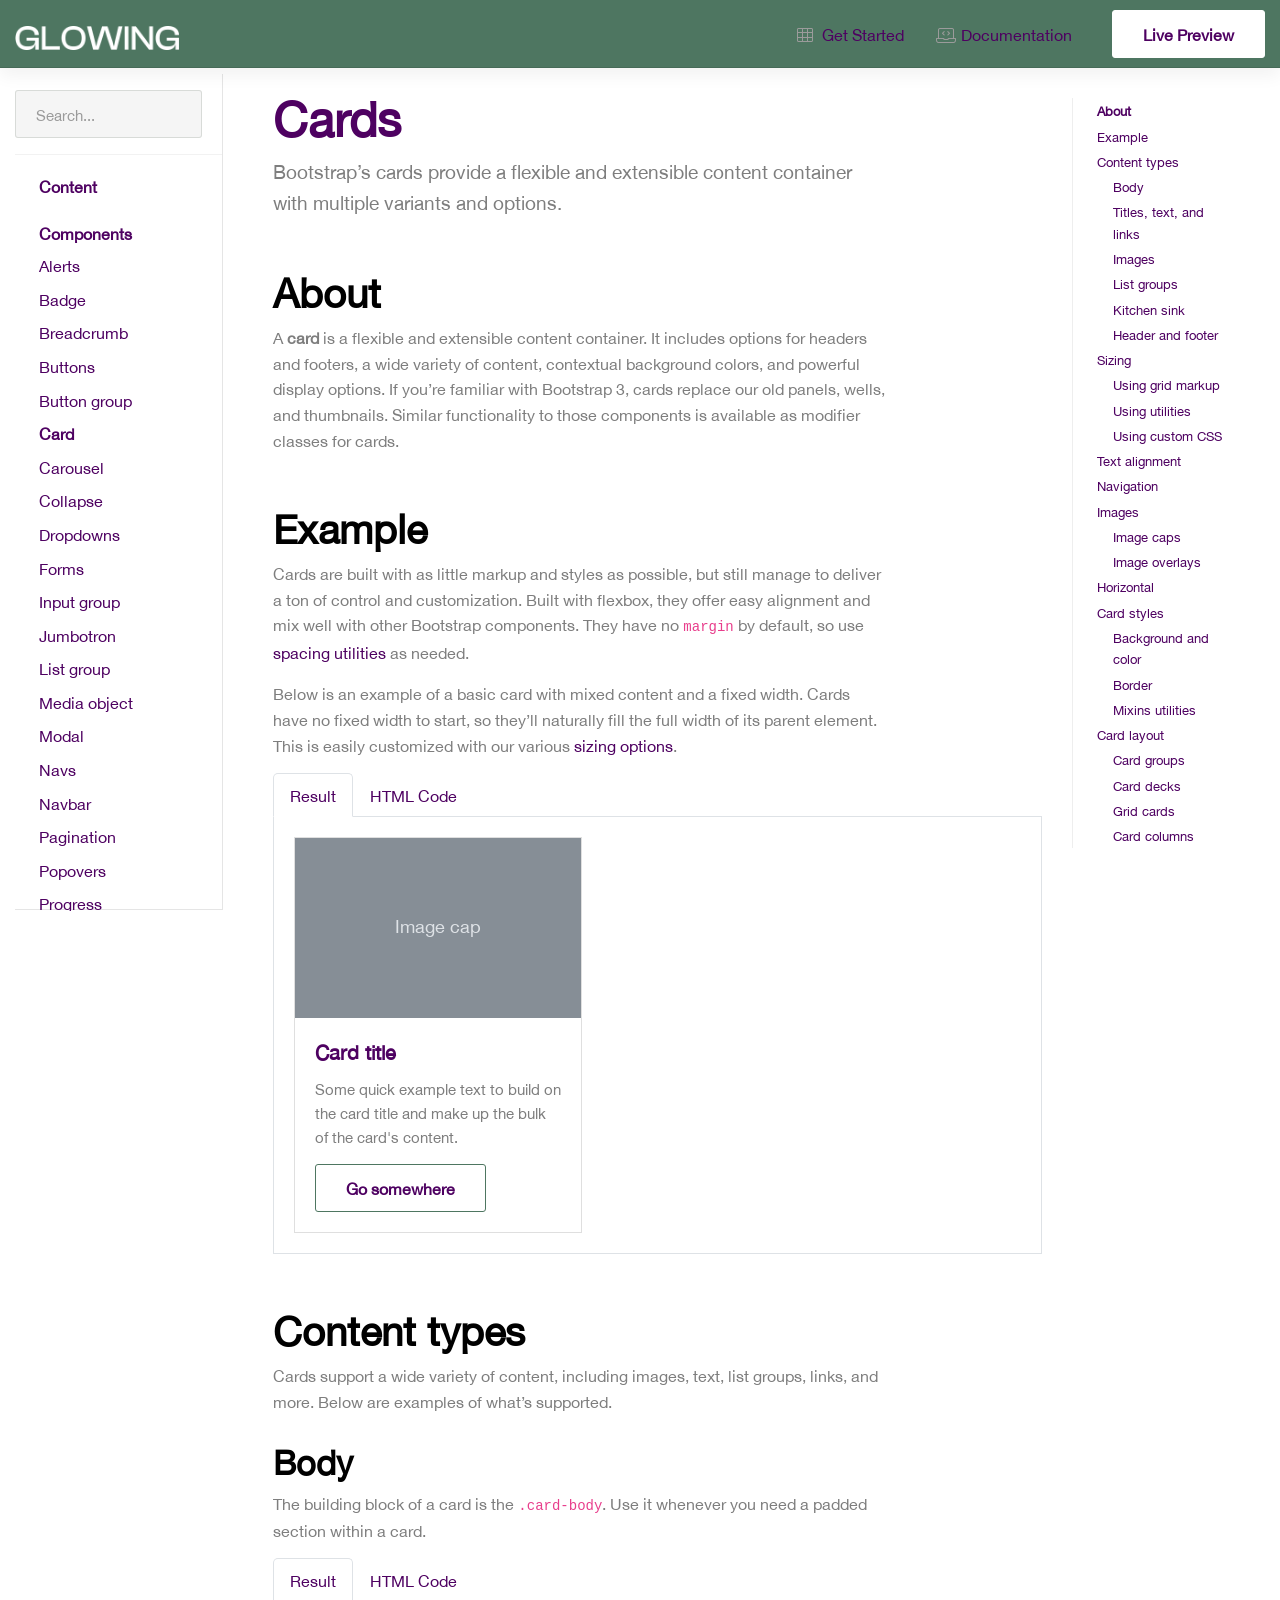
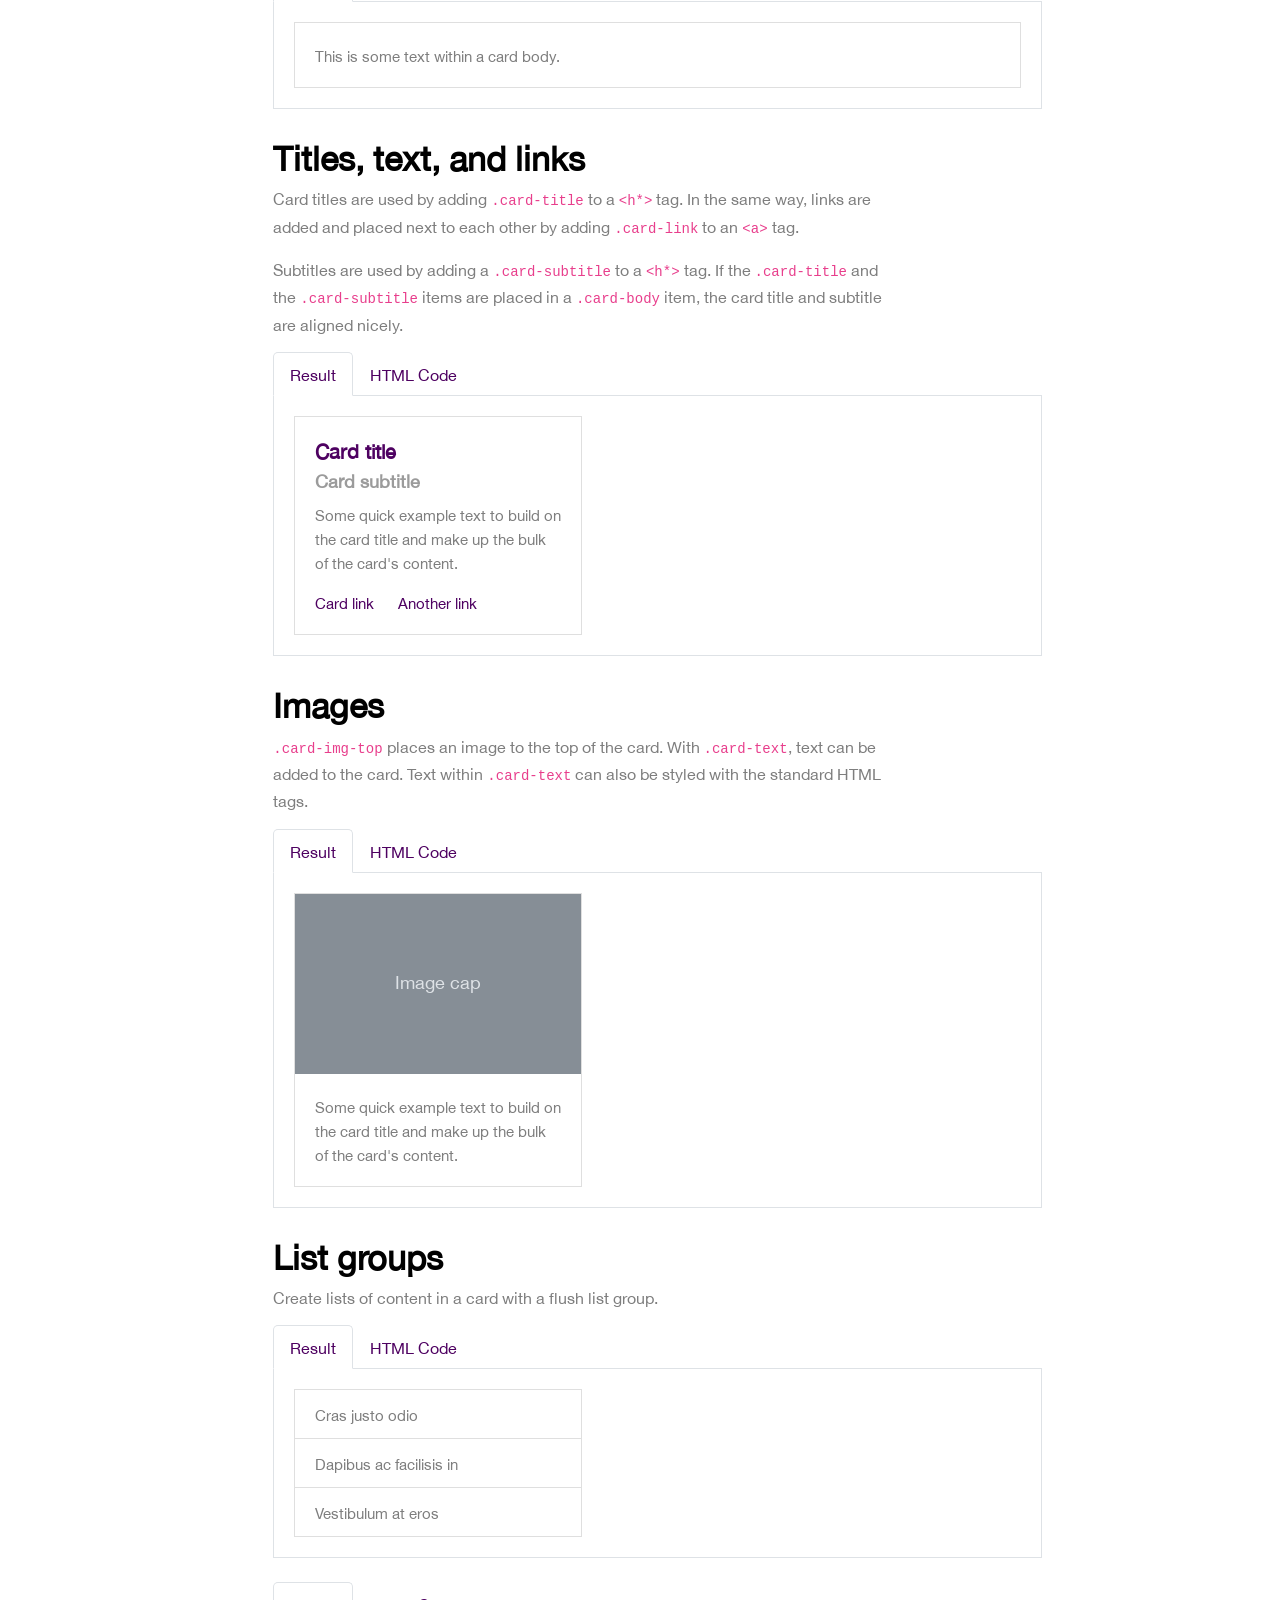
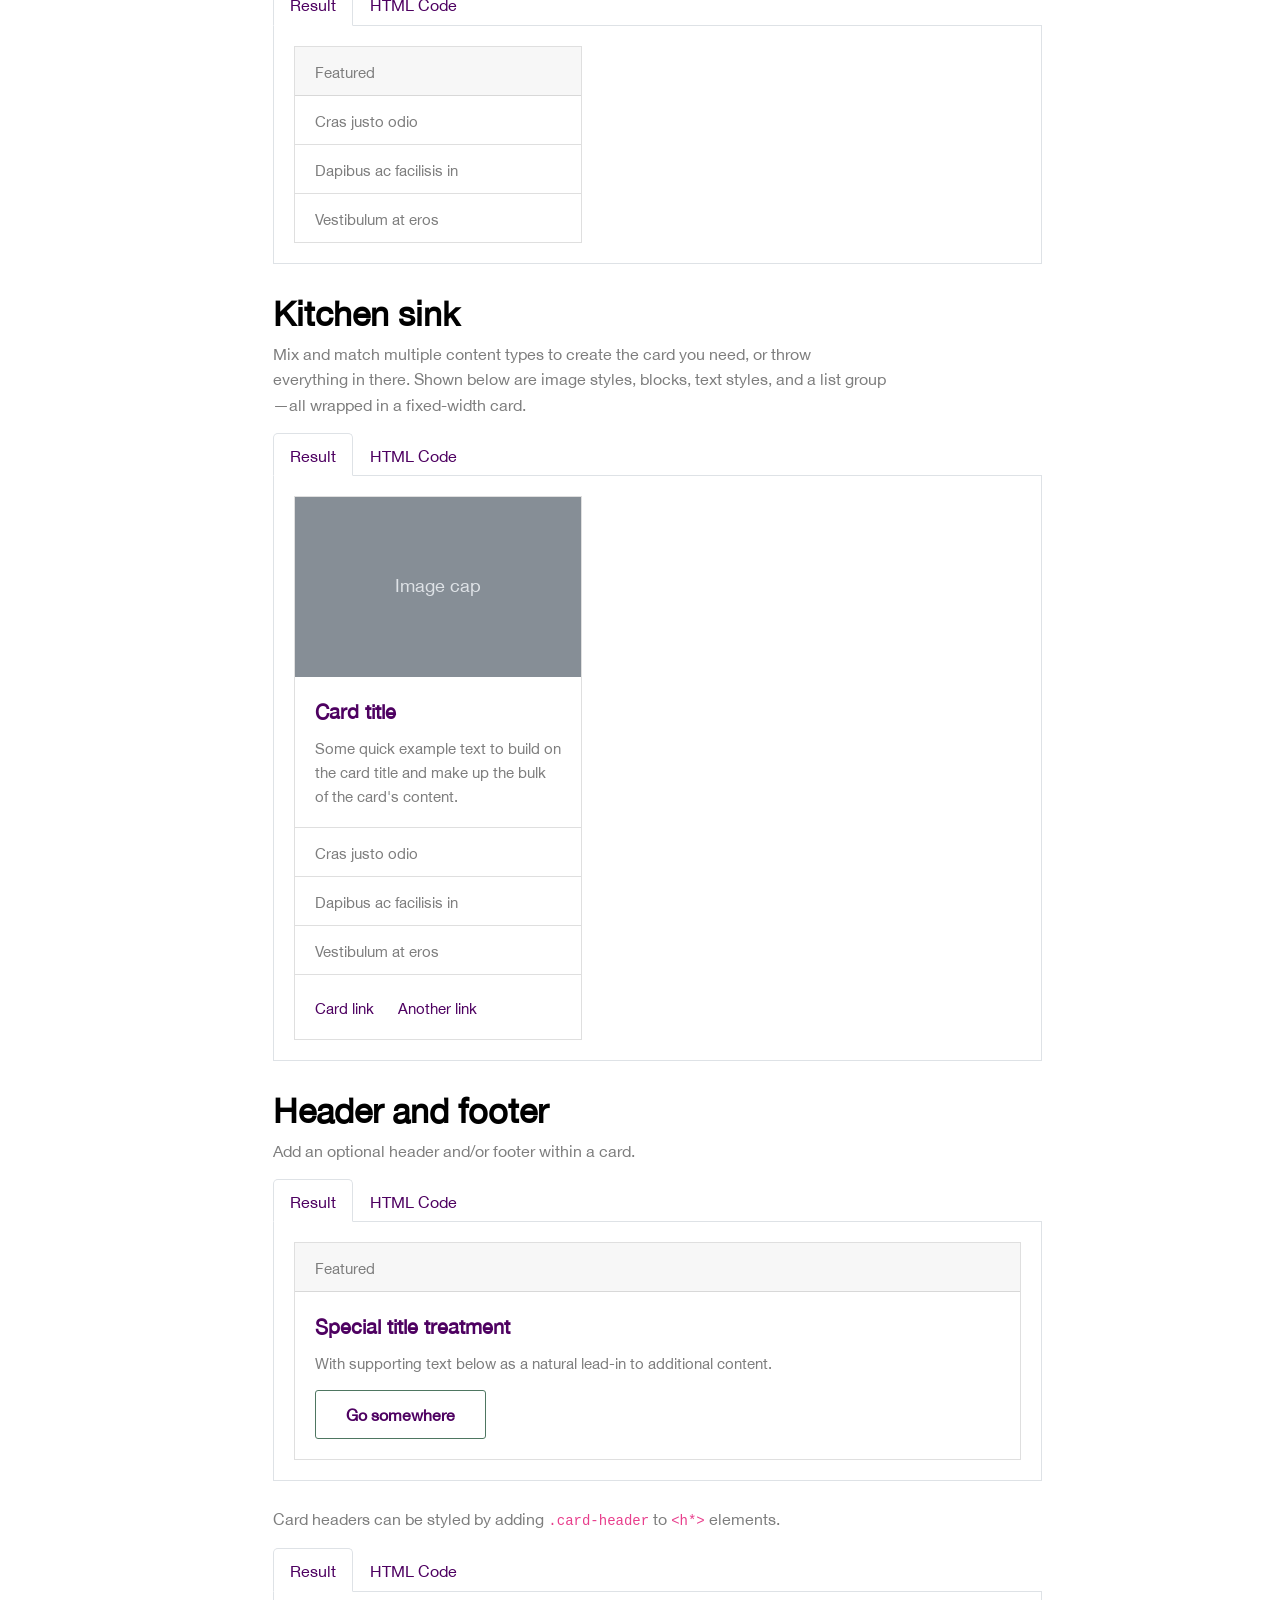
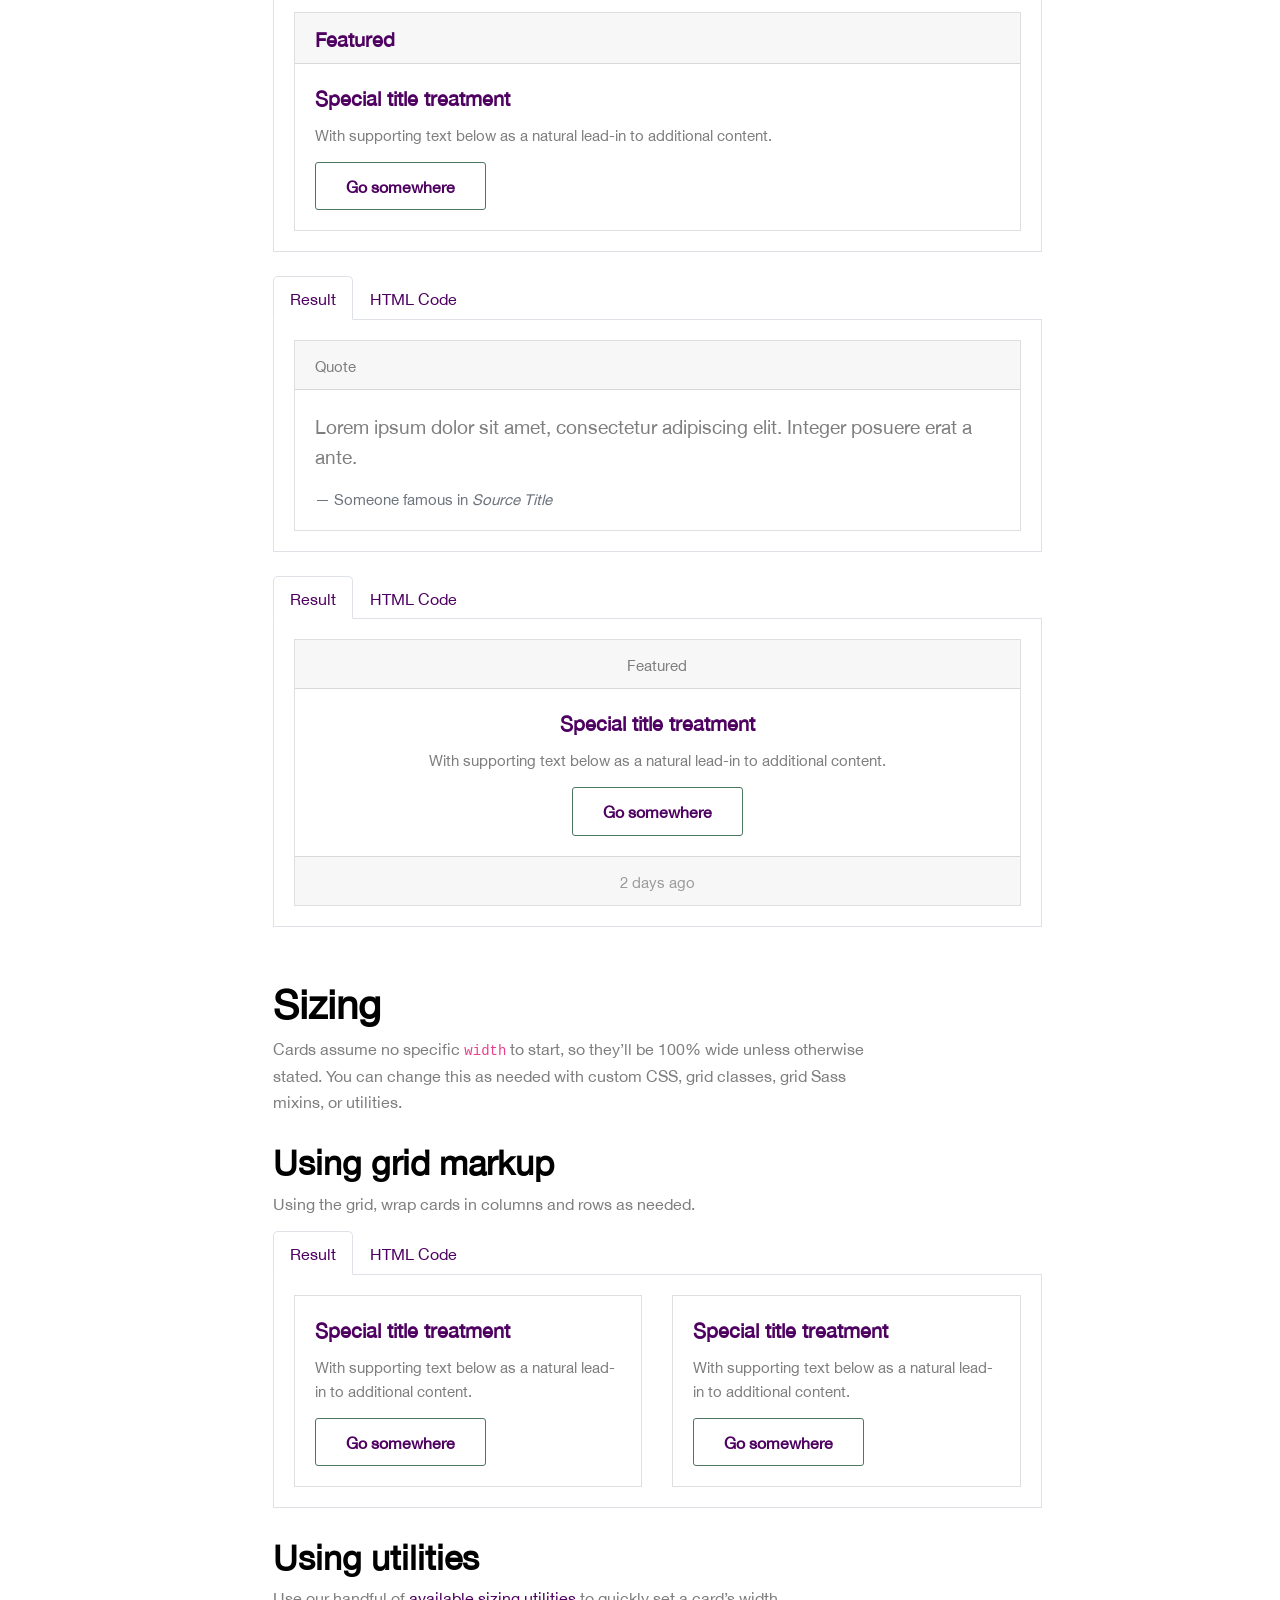
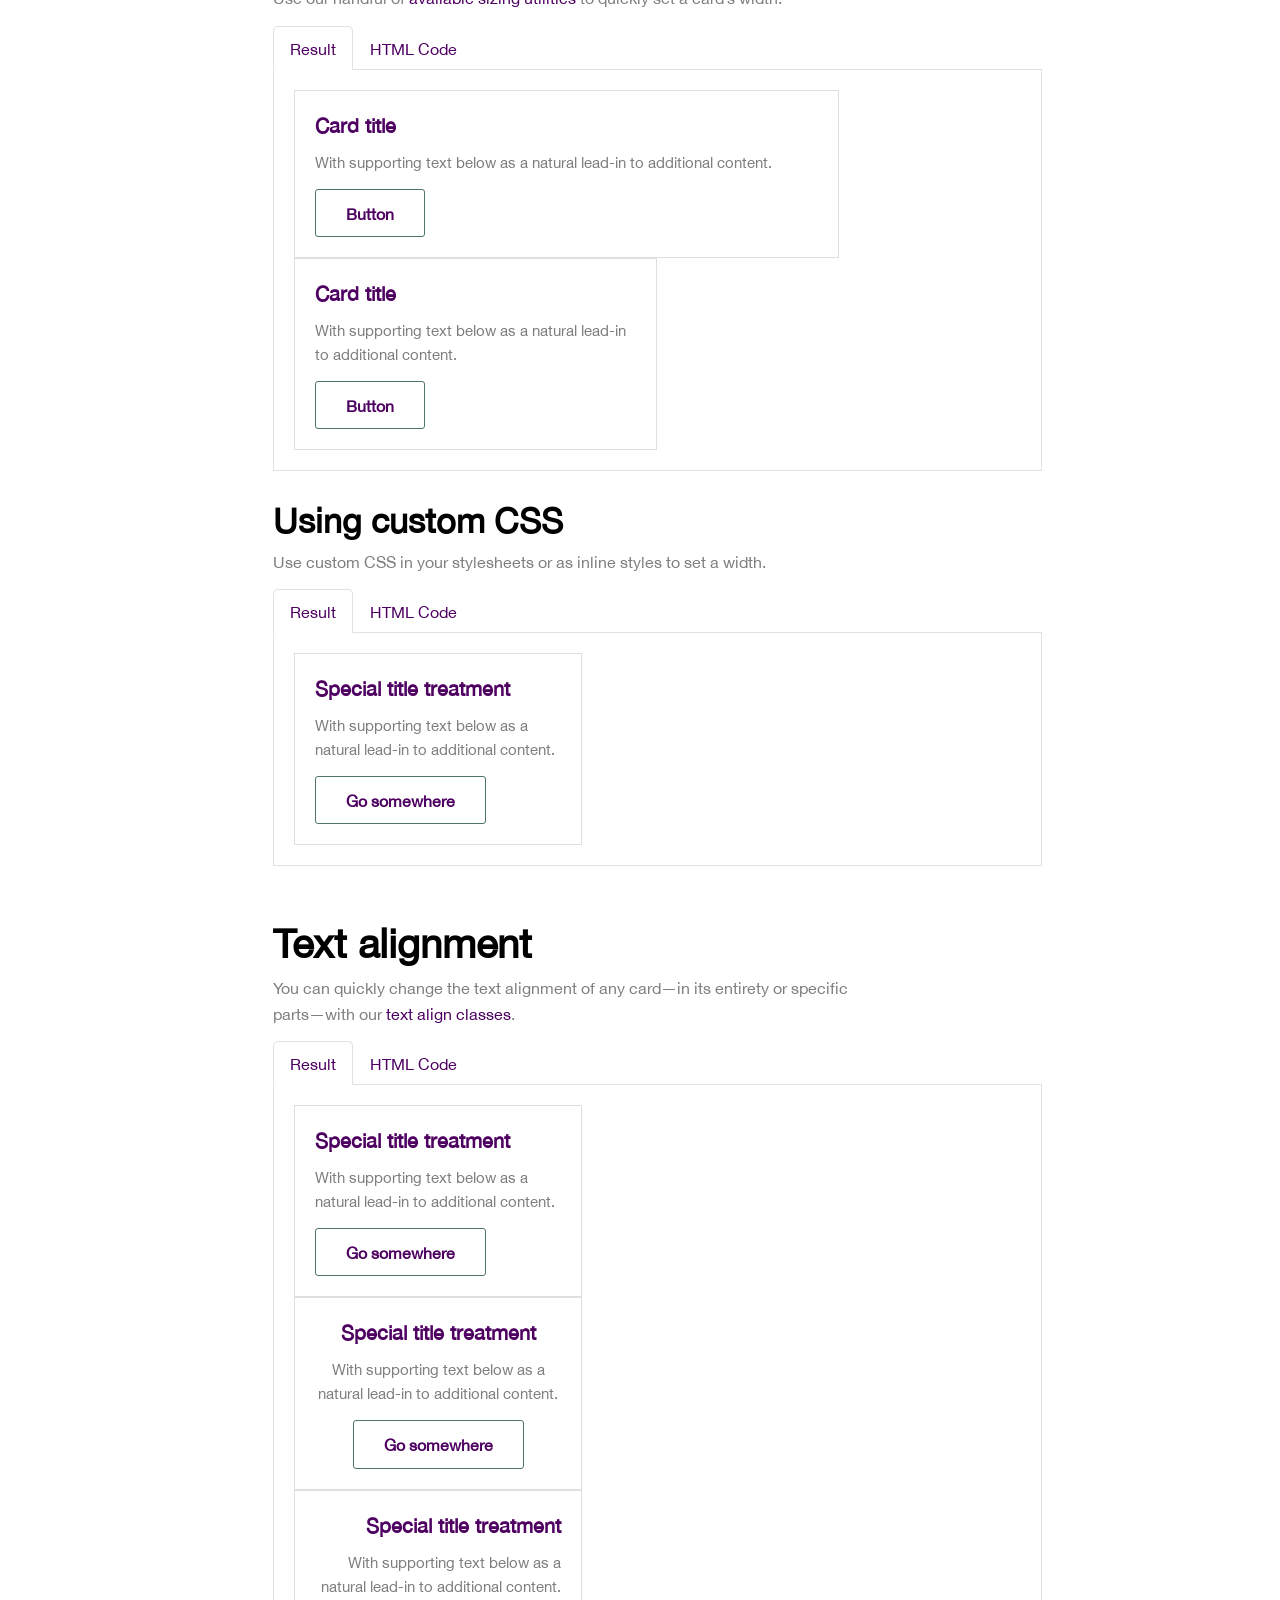
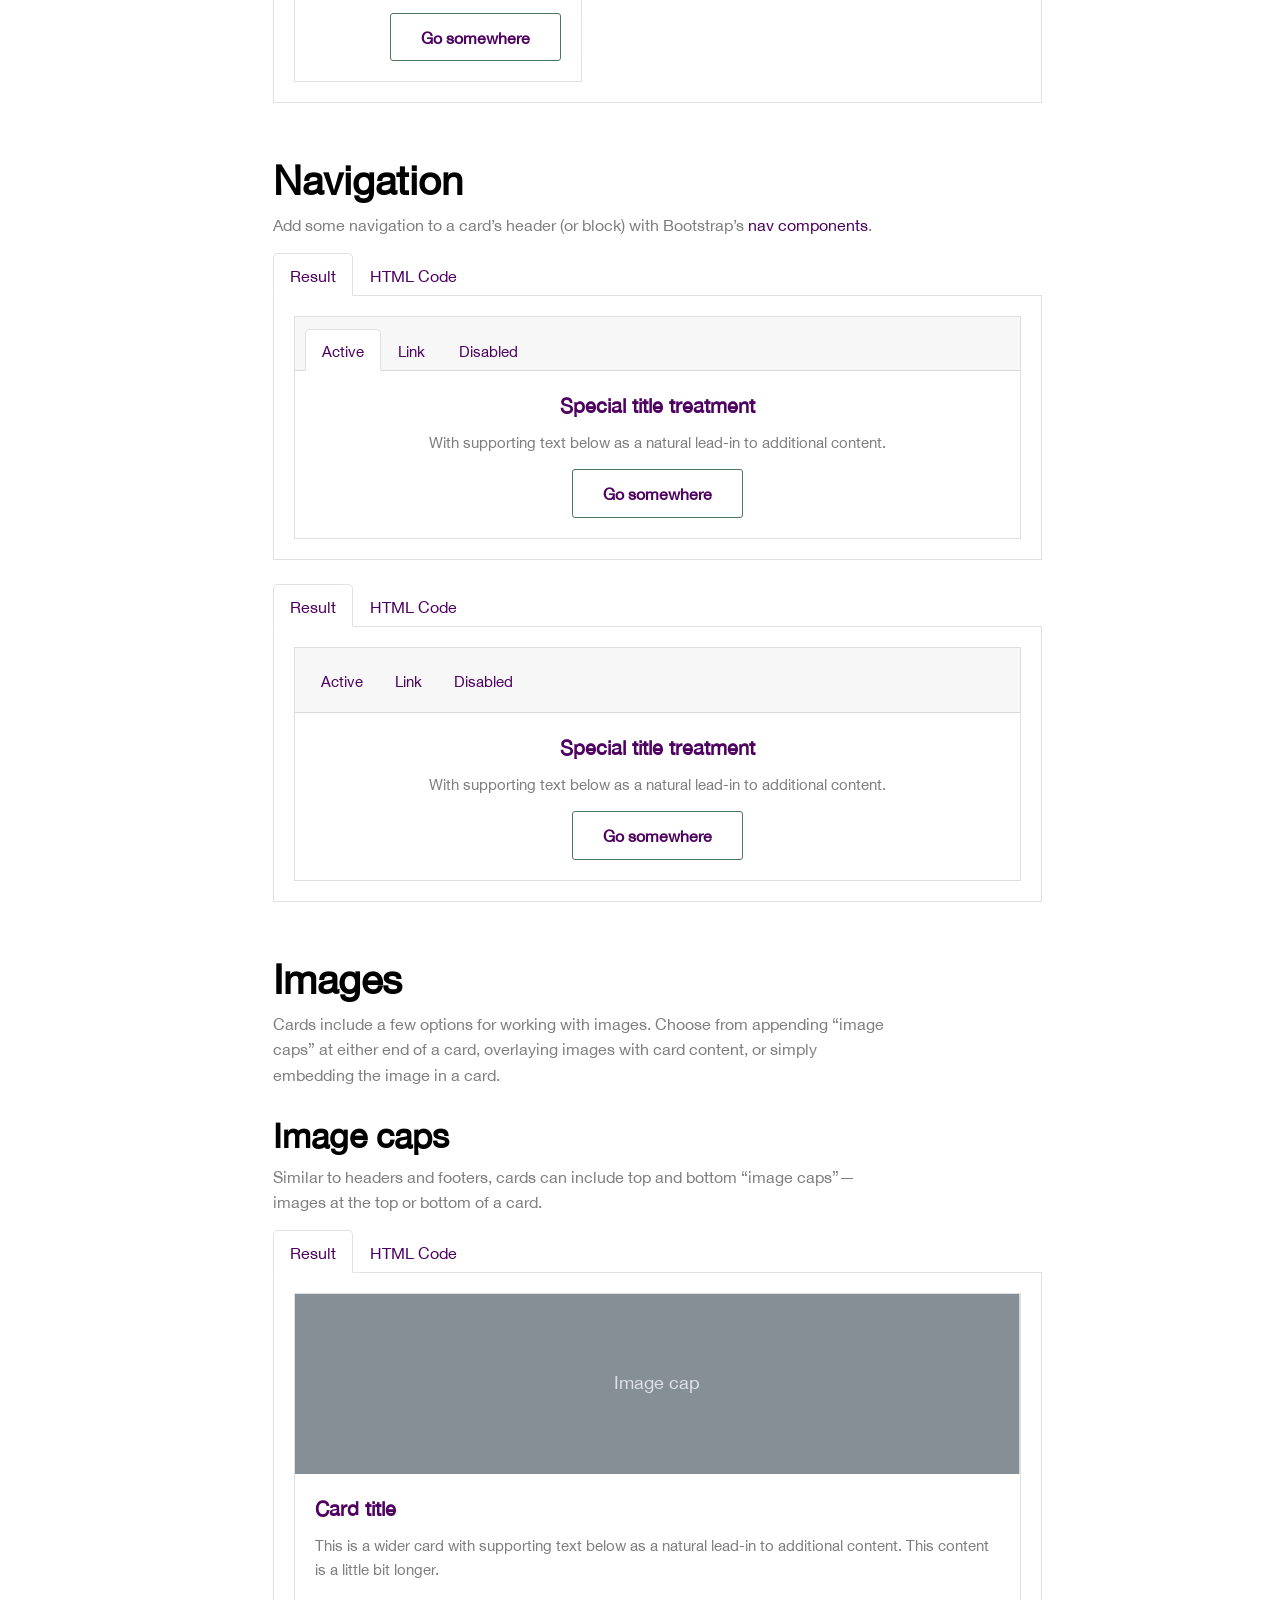
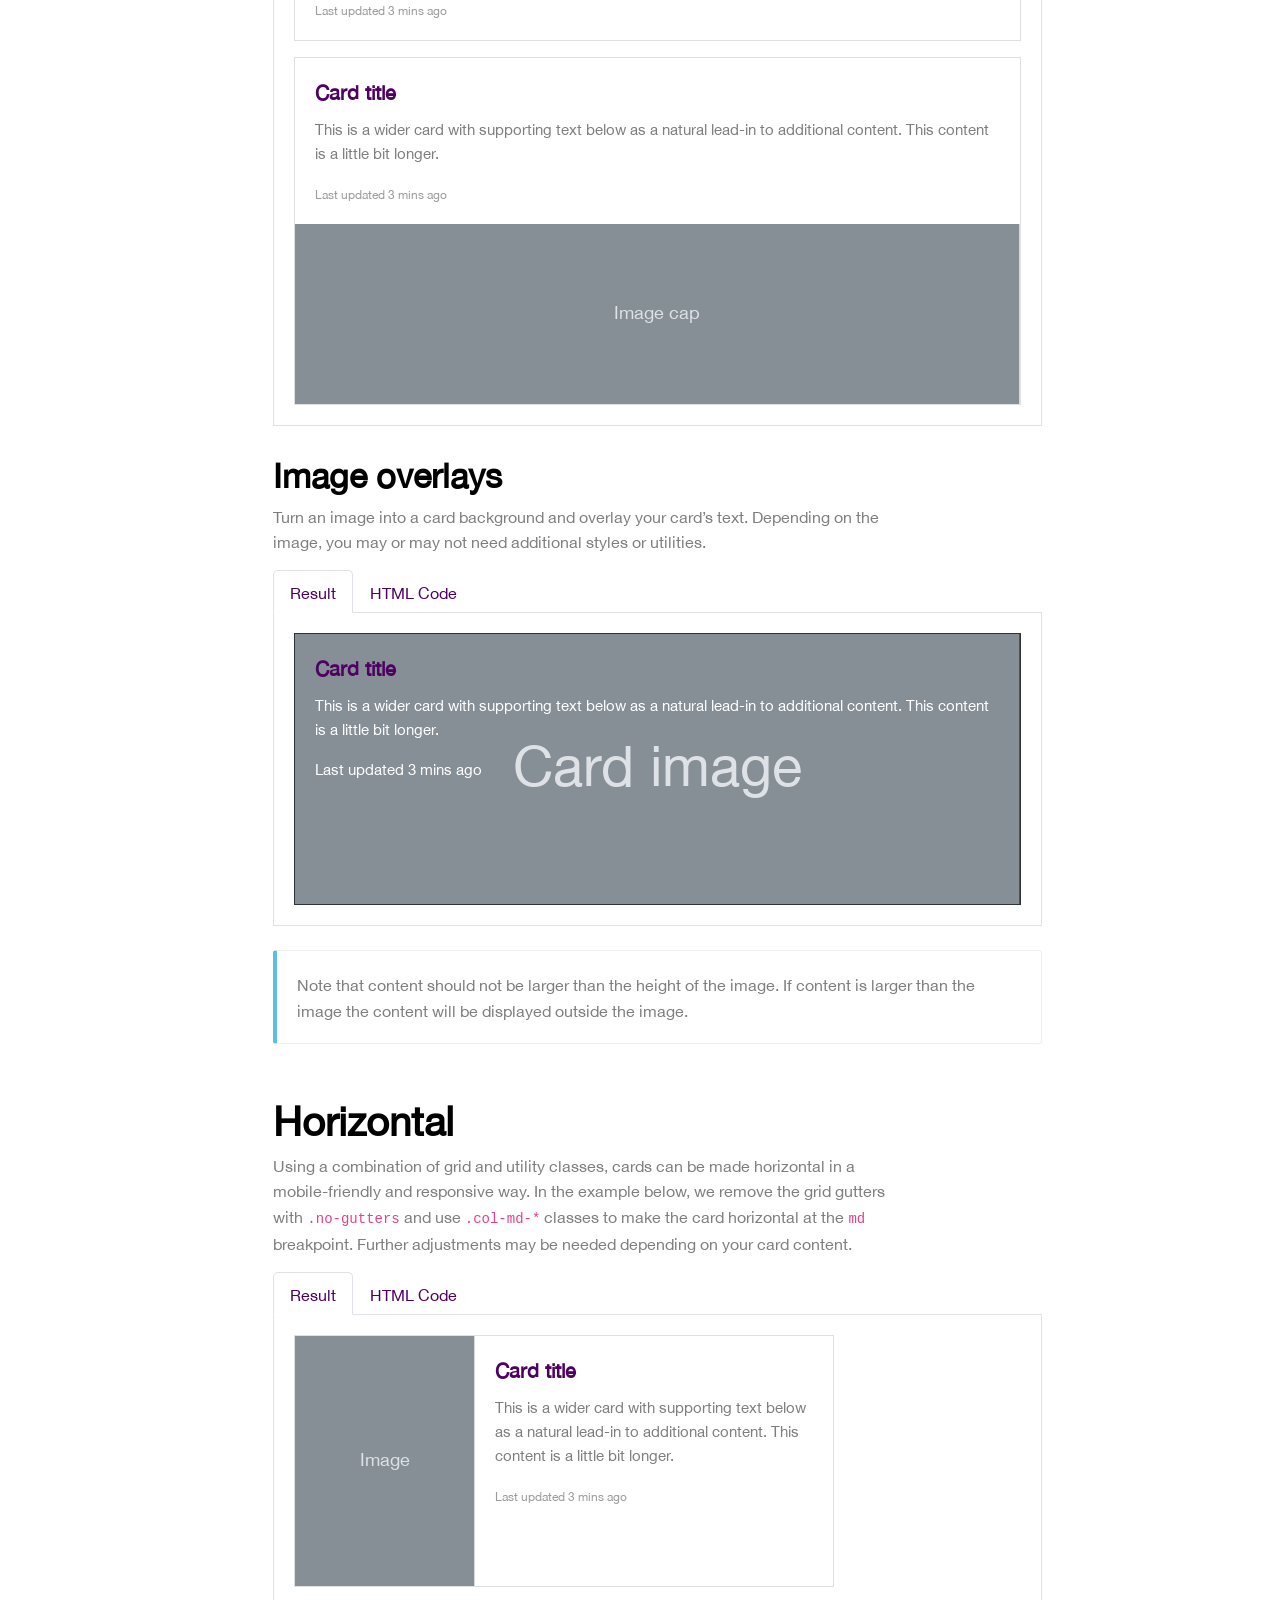
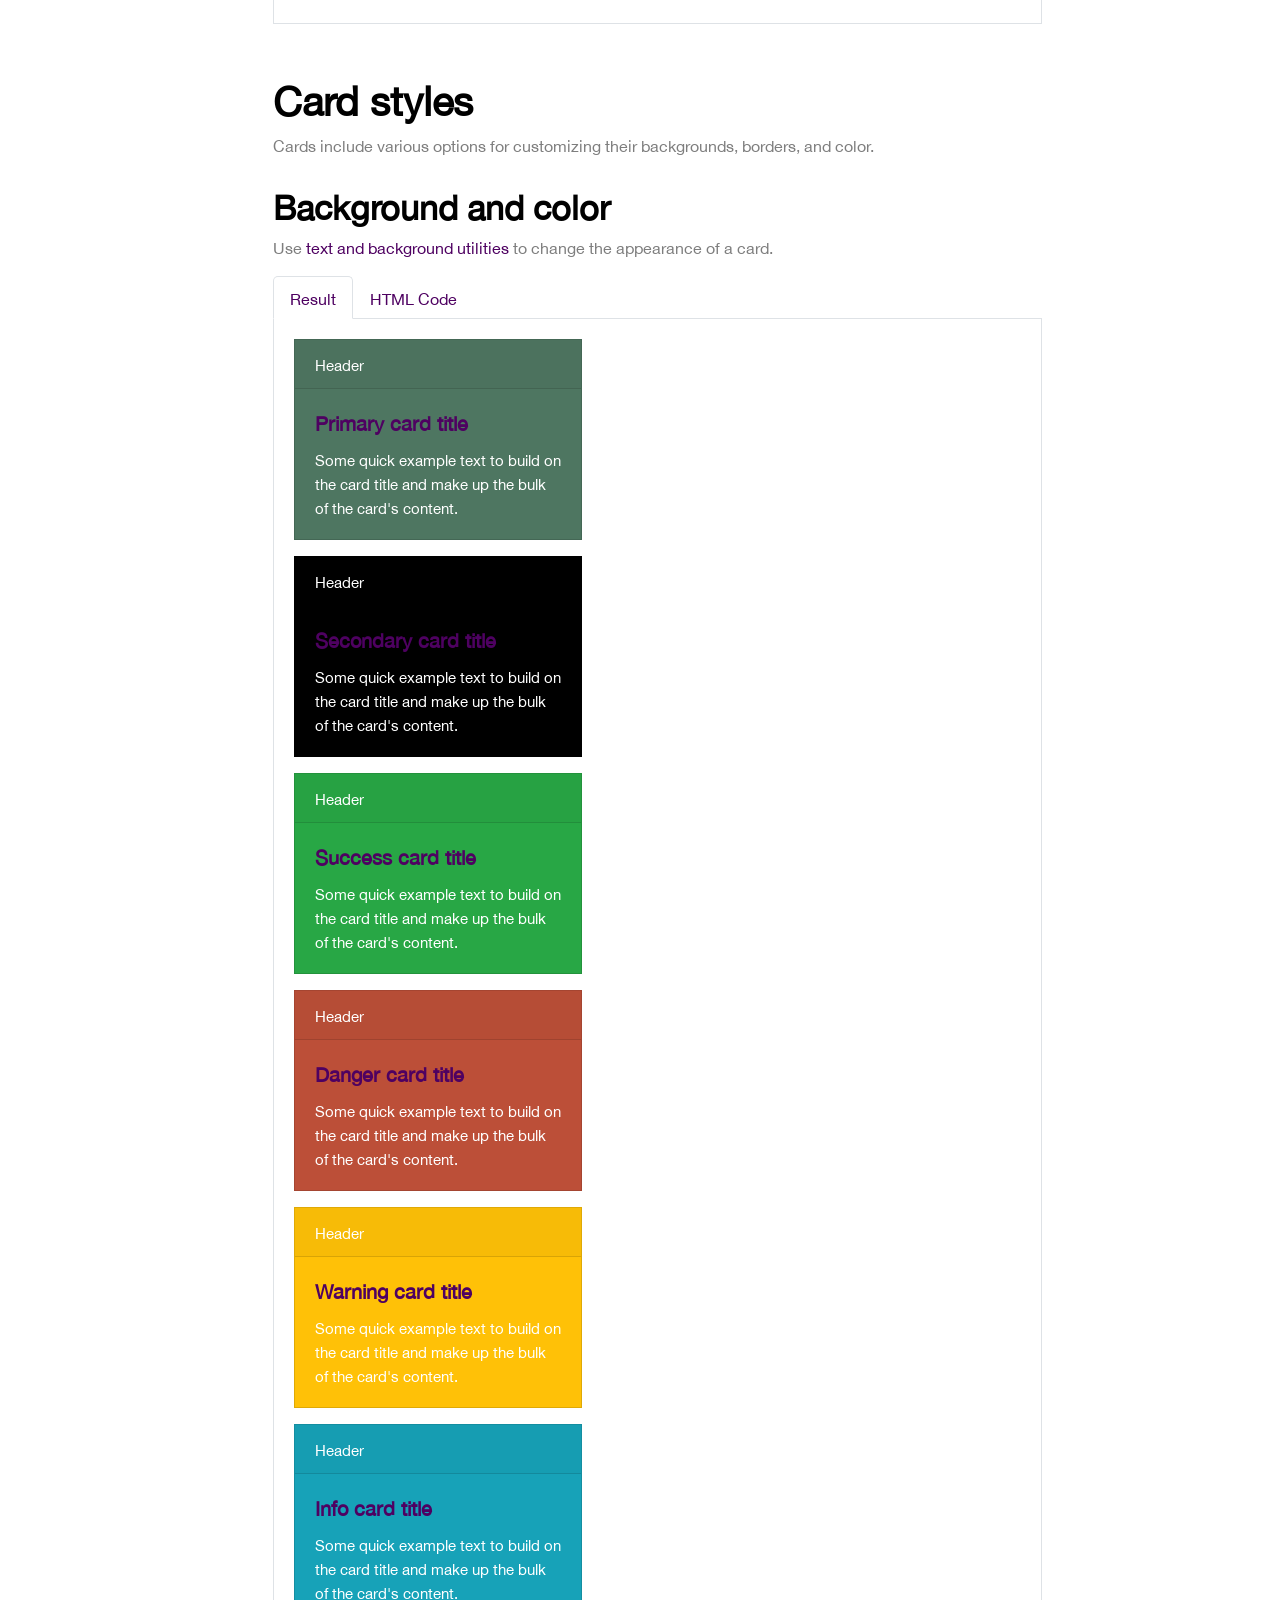
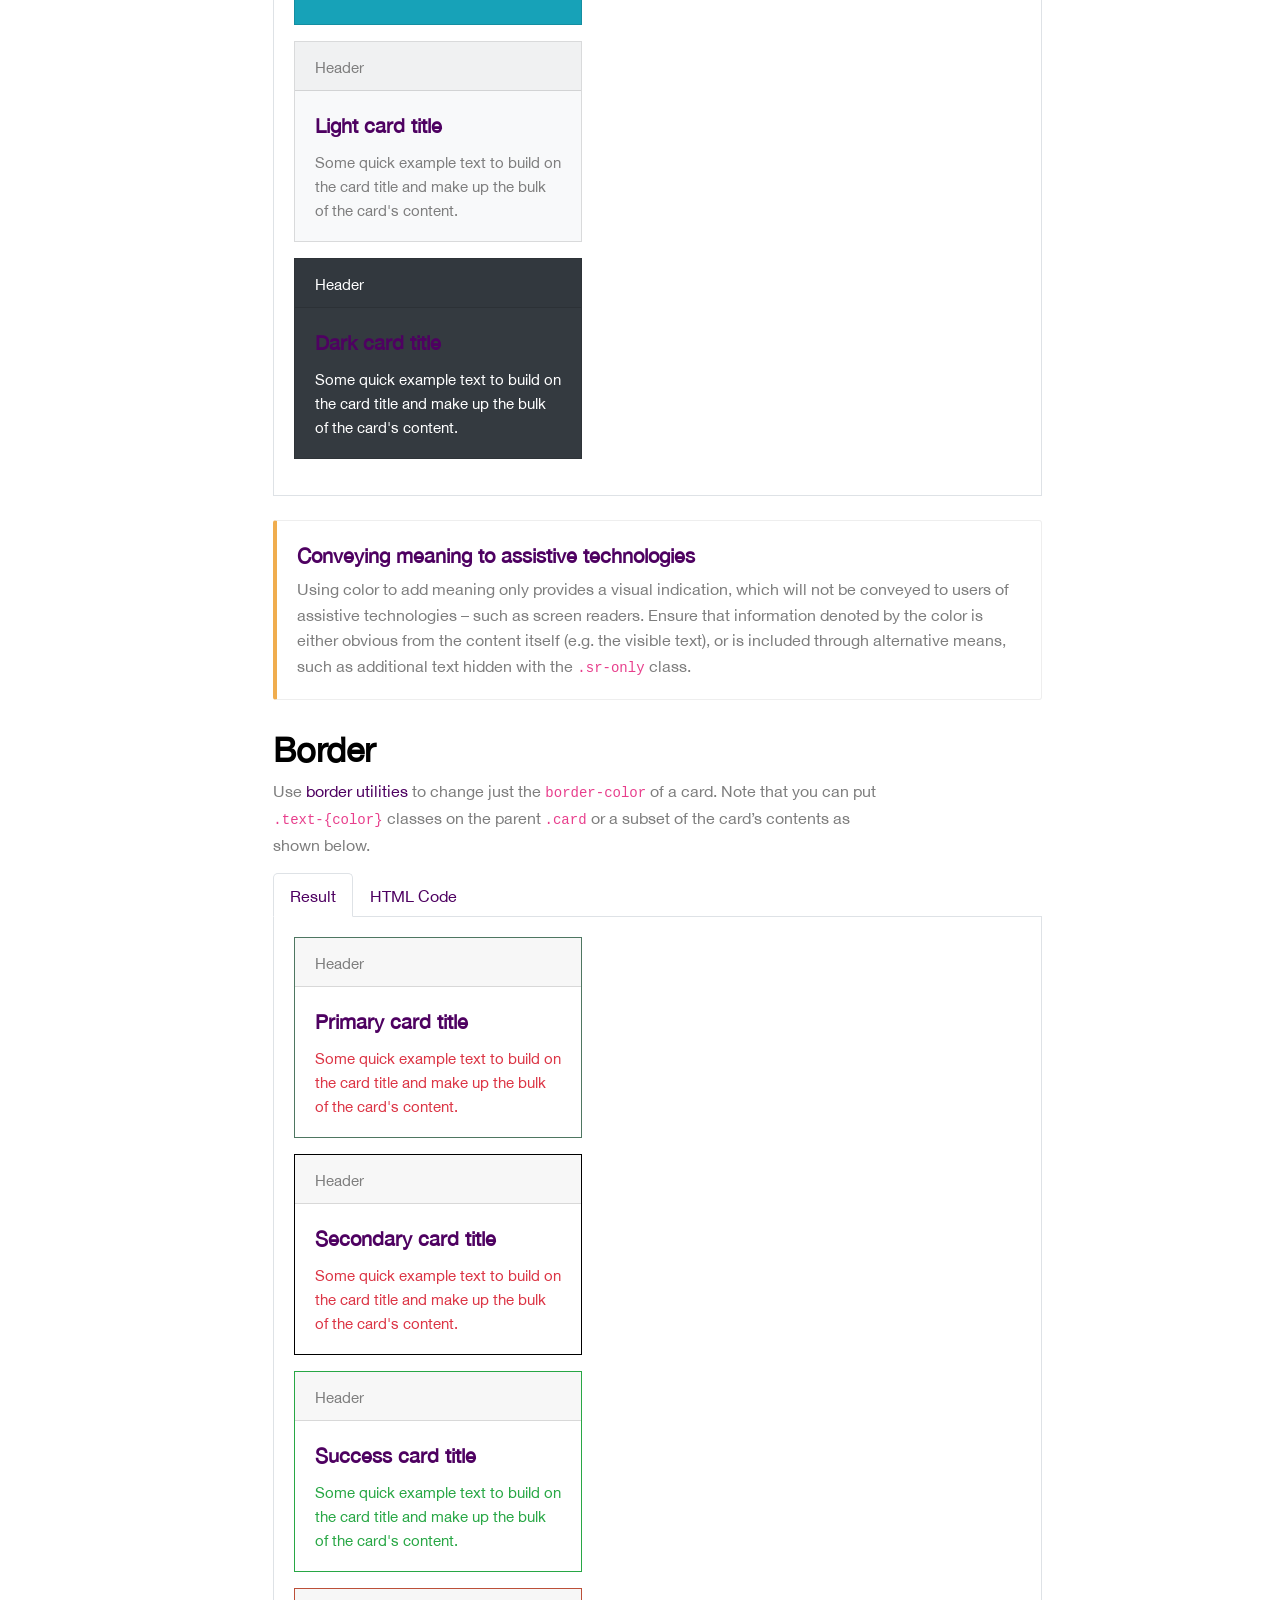
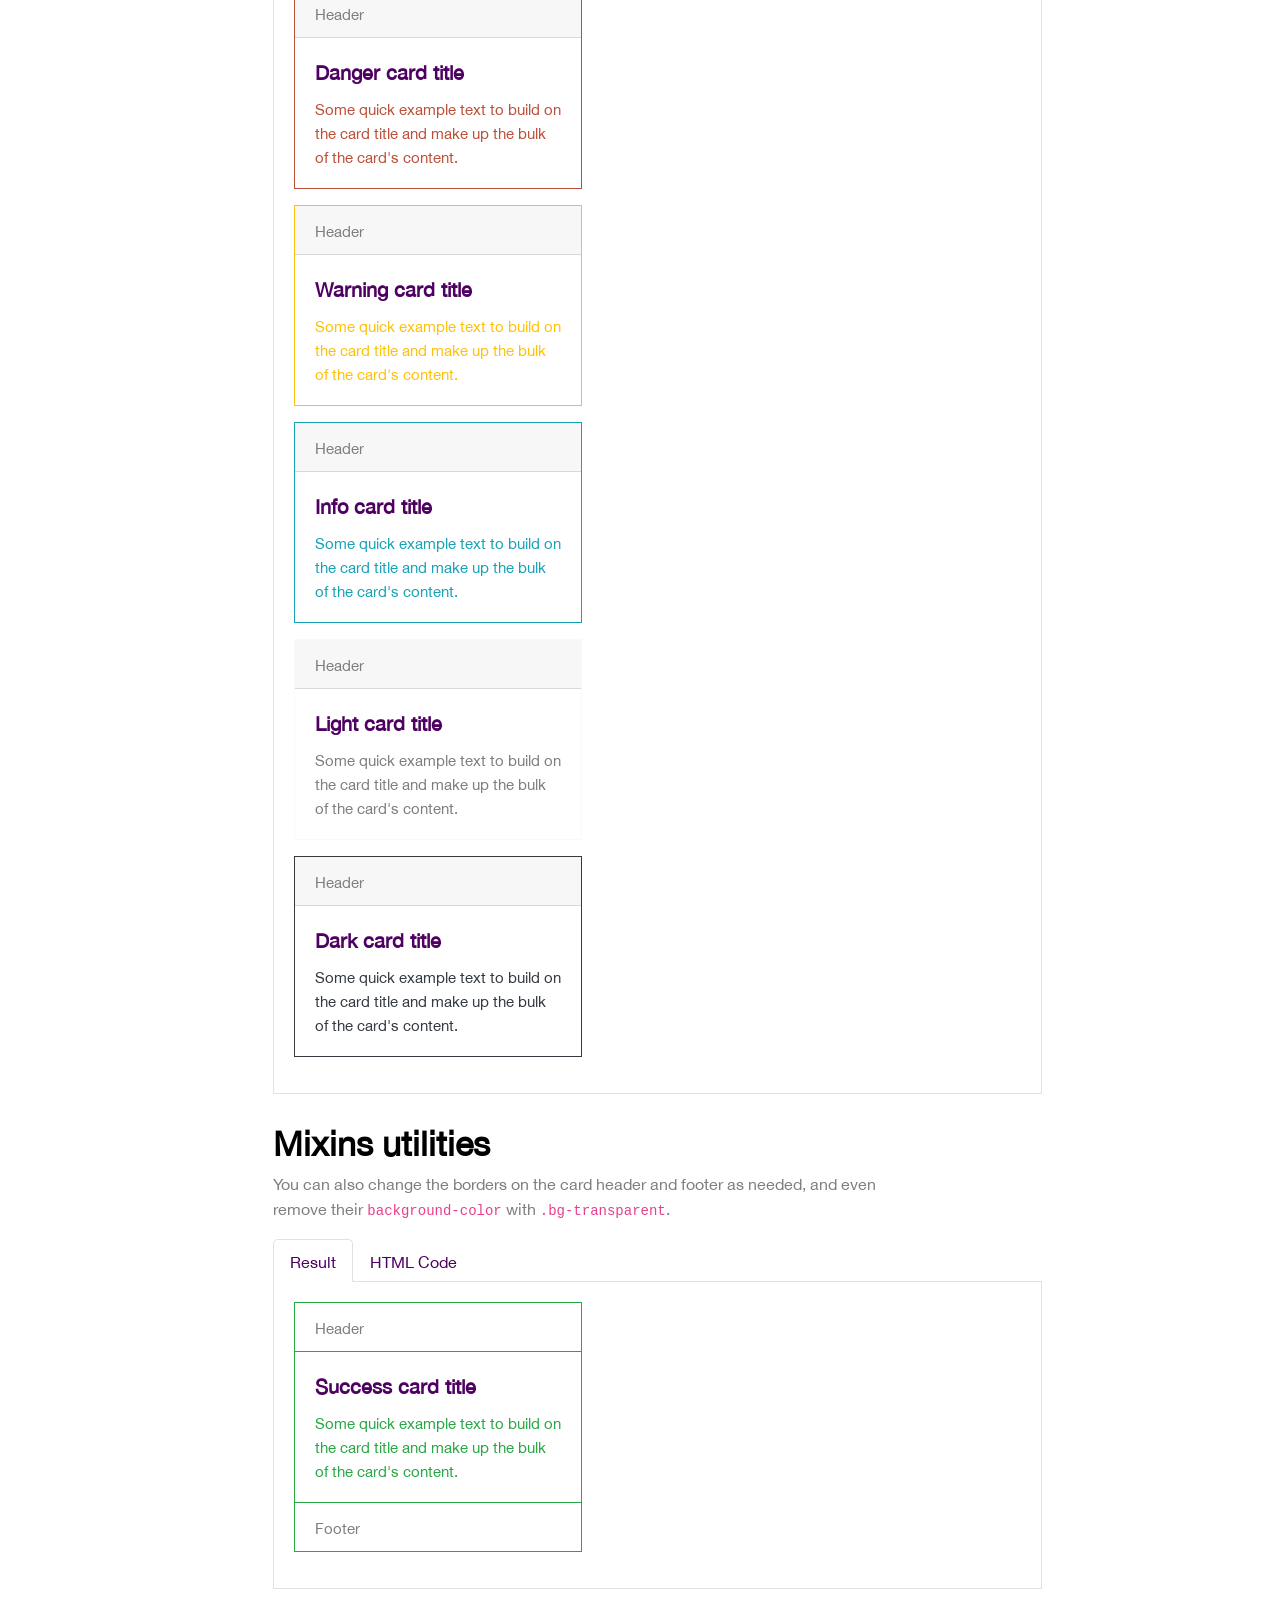
<file: docs/components/card.html>
<!doctype html>
<html lang="en">
  <head>
    <meta charset="utf-8">
    <meta name="viewport" content="width=device-width, initial-scale=1, shrink-to-fit=no">
    <meta name="description" content="Bootstrap’s cards provide a flexible and extensible content container with multiple variants and options.">
    <meta name="author" content="">
    <meta name="generator" content="Jekyll">
    <title>Cards - Documentation - Glowing</title>
    <!-- Vendors CSS -->
    <link href="https://fonts.googleapis.com/css2?family=Urbanist:ital,wght@0,100;0,200;0,300;0,400;0,500;0,600;0,700;0,800;0,900;1,100;1,200;1,300;1,400;1,500;1,600;1,700;1,800;1,900&display=swap" rel="stylesheet">
    <link rel="stylesheet" href="../../vendors/fontawesome-pro-5/css/all.css">
    <link rel="stylesheet" href="../../vendors/bootstrap-select/css/bootstrap-select.min.css">
    <link rel="stylesheet" href="../../vendors/slick/slick.min.css">
    <link rel="stylesheet" href="../../vendors/magnific-popup/magnific-popup.min.css">
    <link rel="stylesheet" href="../../vendors/jquery-ui/jquery-ui.min.css">
    <link rel="stylesheet" href="../../vendors/mapbox-gl/mapbox-gl.min.css">
    <link rel="stylesheet" href="../../vendors/fonts/font-phosphor/css/phosphor.min.css">
    <link rel="stylesheet" href="../../vendors/fonts/tuesday-night/stylesheet.min.css">
    <link rel="stylesheet" href="../../vendors/fonts/butler/stylesheet.min.css">
    <link rel="stylesheet" href="../../vendors/fonts/a-antara-distance/stylesheet.min.css">
    <link rel="stylesheet" href="../../vendors/animate.css">
    <!-- Themes core CSS -->
    <link rel="stylesheet" href="../../css/themes.css">
    <!-- Themes docs CSS -->
    <link rel="stylesheet" href="../../css/docs.css">
    <!-- Favicons -->
    <link rel="icon" href="../../images/favicon.jpg">
    <!-- Twitter -->
    <meta name="twitter:card" content="summary">
    <meta name="twitter:site" content="@">
    <meta name="twitter:creator" content="@">
    <meta name="twitter:title" content="Cards">
    <meta name="twitter:description" content="Bootstrap’s cards provide a flexible and extensible content container with multiple variants and options.">
    <meta name="twitter:image" content="../../images/logo_01.png">
    <!-- Facebook -->
    <meta property="og:url" content="card.html">
    <meta property="og:title" content="Cards">
    <meta property="og:description" content="Bootstrap’s cards provide a flexible and extensible content container with multiple variants and options.">
    <meta property="og:type" content="website">
    <meta property="og:image" content="../../images/logo_01.png">
    <meta property="og:image:type" content="image/png">
    <meta property="og:image:width" content="1200">
    <meta property="og:image:height" content="630">
  </head>
  <body>
    <header class="navbar navbar-expand navbar-dark bg-primary py-2 px-0 flex-column flex-md-row bd-navbar">
      <div class="container-fluid">
        <a class="navbar-brand" href="../index.html">
          <img src="../../images/logo-white.png" alt="Glowing">
        </a>
        <div class="navbar-nav-scroll ml-auto">
          <ul class="navbar-nav flex-row">
            <li class="nav-item">
              <a class="nav-link px-3 "
                       href="../getting-started/dev-environment-setup.html" title="Get Started"><i
                            class="fal fa-th mr-1"></i> <span class="d-none d-sm-inline-block">Get Started</span></a>
            </li>
            <li class="nav-item">
              <a class="nav-link px-3 "
                       href="../index.html" title="Documentation"><i class="fal fa-laptop-code mr-1"></i><span
                            class="d-none d-sm-inline-block"> Documentation</span></a>
            </li>
          </ul>
        </div>
        <a class="btn btn-white d-none d-lg-inline-block ml-5 btn-md px-6 py-2"
           href="../../index.html">Live Preview</a>
      </div>
    </header>
    <div class="container-fluid">
      <div class="row flex-xl-nowrap">
        <div class="col-md-3 col-xl-2 bd-sidebar">
          <div class="bd-sidebar-wrapper">
            <div class="bd-search d-flex align-items-center px-0 pr-xl-4">
              <div class="position-relative w-100">
                <input type="search" class="form-control search-input shadow-none" id="search-input" placeholder="Search..."
                   aria-label="Search for..." autocomplete="off">
                <ul class="search-result list-group list-group-flush position-absolute shadow fs-14 rounded">
                </ul>
              </div>
              <button class="btn bd-search-docs-toggle d-md-none p-0 ml-auto" type="button" data-toggle="collapse"
                data-target="#bd-docs-nav" aria-controls="bd-docs-nav" aria-expanded="false"
                aria-label="Toggle docs navigation"><svg xmlns="http://www.w3.org/2000/svg" width="30" height="30" viewBox="0 0 30 30" role="img" focusable="false"><title>Menu</title><path stroke="currentColor" stroke-linecap="round" stroke-miterlimit="10" stroke-width="2" d="M4 7h22M4 15h22M4 23h22"/></svg></button>
            </div>
            <nav class="collapse show bd-links" id="bd-docs-nav" aria-label="Main navigation">
              <div class="bd-toc-item">
                <a class="bd-toc-link"
               href="../content/typography.html">
                  Content
                </a>
                <ul class="nav bd-sidenav">
                  <li >
                    <a href="../content/typography.html" class="bd-sidenav-link">
                      Typography
                    </a>
                  </li>
                  <li >
                    <a href="../content/code.html" class="bd-sidenav-link">
                      Code
                    </a>
                  </li>
                  <li >
                    <a href="../content/images.html" class="bd-sidenav-link">
                      Images
                    </a>
                  </li>
                  <li >
                    <a href="../content/tables.html" class="bd-sidenav-link">
                      Tables
                    </a>
                  </li>
                  <li >
                    <a href="../content/figures.html" class="bd-sidenav-link">
                      Figures
                    </a>
                  </li>
                </ul>
              </div>
              <div class="bd-toc-item active">
                <a class="bd-toc-link"
               href="alerts.html">
                  Components
                </a>
                <ul class="nav bd-sidenav">
                  <li >
                    <a href="alerts.html" class="bd-sidenav-link">
                      Alerts
                    </a>
                  </li>
                  <li >
                    <a href="badge.html" class="bd-sidenav-link">
                      Badge
                    </a>
                  </li>
                  <li >
                    <a href="breadcrumb.html" class="bd-sidenav-link">
                      Breadcrumb
                    </a>
                  </li>
                  <li >
                    <a href="buttons.html" class="bd-sidenav-link">
                      Buttons
                    </a>
                  </li>
                  <li >
                    <a href="button-group.html" class="bd-sidenav-link">
                      Button group
                    </a>
                  </li>
                  <li  class="active bd-sidenav-active" >
                    <a href="card.html" class="bd-sidenav-link">
                      Card
                    </a>
                  </li>
                  <li >
                    <a href="carousel.html" class="bd-sidenav-link">
                      Carousel
                    </a>
                  </li>
                  <li >
                    <a href="collapse.html" class="bd-sidenav-link">
                      Collapse
                    </a>
                  </li>
                  <li >
                    <a href="dropdowns.html" class="bd-sidenav-link">
                      Dropdowns
                    </a>
                  </li>
                  <li >
                    <a href="forms.html" class="bd-sidenav-link">
                      Forms
                    </a>
                  </li>
                  <li >
                    <a href="input-group.html" class="bd-sidenav-link">
                      Input group
                    </a>
                  </li>
                  <li >
                    <a href="jumbotron.html" class="bd-sidenav-link">
                      Jumbotron
                    </a>
                  </li>
                  <li >
                    <a href="list-group.html" class="bd-sidenav-link">
                      List group
                    </a>
                  </li>
                  <li >
                    <a href="media-object.html" class="bd-sidenav-link">
                      Media object
                    </a>
                  </li>
                  <li >
                    <a href="modal.html" class="bd-sidenav-link">
                      Modal
                    </a>
                  </li>
                  <li >
                    <a href="navs.html" class="bd-sidenav-link">
                      Navs
                    </a>
                  </li>
                  <li >
                    <a href="navbar.html" class="bd-sidenav-link">
                      Navbar
                    </a>
                  </li>
                  <li >
                    <a href="pagination.html" class="bd-sidenav-link">
                      Pagination
                    </a>
                  </li>
                  <li >
                    <a href="popovers.html" class="bd-sidenav-link">
                      Popovers
                    </a>
                  </li>
                  <li >
                    <a href="progress.html" class="bd-sidenav-link">
                      Progress
                    </a>
                  </li>
                  <li >
                    <a href="scrollspy.html" class="bd-sidenav-link">
                      Scrollspy
                    </a>
                  </li>
                  <li >
                    <a href="spinners.html" class="bd-sidenav-link">
                      Spinners
                    </a>
                  </li>
                  <li >
                    <a href="toasts.html" class="bd-sidenav-link">
                      Toasts
                    </a>
                  </li>
                  <li >
                    <a href="tooltips.html" class="bd-sidenav-link">
                      Tooltips
                    </a>
                  </li>
                </ul>
              </div>
              <div class="bd-toc-item">
                <a class="bd-toc-link"
               href="../templates/header.html">
                  Templates
                </a>
                <ul class="nav bd-sidenav">
                  <li >
                    <a href="../templates/header.html" class="bd-sidenav-link">
                      Header
                    </a>
                  </li>
                  <li >
                    <a href="../templates/footer.html" class="bd-sidenav-link">
                      Footer
                    </a>
                  </li>
                  <li >
                    <a href="../templates/banner.html" class="bd-sidenav-link">
                      Banner
                    </a>
                  </li>
                  <li >
                    <a href="../templates/slider.html" class="bd-sidenav-link">
                      Slider
                    </a>
                  </li>
                  <li >
                    <a href="../templates/video.html" class="bd-sidenav-link">
                      Video
                    </a>
                  </li>
                  <li >
                    <a href="../templates/scroll-navigation.html" class="bd-sidenav-link">
                      Scroll Navigation
                    </a>
                  </li>
                  <li >
                    <a href="../templates/our-team.html" class="bd-sidenav-link">
                      Our Team
                    </a>
                  </li>
                  <li >
                    <a href="../templates/client-logo.html" class="bd-sidenav-link">
                      Client Logo
                    </a>
                  </li>
                  <li >
                    <a href="../templates/countdown.html" class="bd-sidenav-link">
                      Countdown
                    </a>
                  </li>
                  <li >
                    <a href="../templates/image-box.html" class="bd-sidenav-link">
                      Image Box
                    </a>
                  </li>
                  <li >
                    <a href="../templates/instagram.html" class="bd-sidenav-link">
                      Instagram
                    </a>
                  </li>
                  <li >
                    <a href="../templates/testimoinals.html" class="bd-sidenav-link">
                      Testimoinals
                    </a>
                  </li>
                  <li >
                    <a href="../templates/info-box.html" class="bd-sidenav-link">
                      Info Box
                    </a>
                  </li>
                  <li >
                    <a href="../templates/post.html" class="bd-sidenav-link">
                      Post
                    </a>
                  </li>
                  <li >
                    <a href="../templates/subscribe-news-letter.html" class="bd-sidenav-link">
                      Subscribe News Letter
                    </a>
                  </li>
                  <li >
                    <a href="../templates/about-us.html" class="bd-sidenav-link">
                      About Us
                    </a>
                  </li>
                  <li >
                    <a href="../templates/product.html" class="bd-sidenav-link">
                      Product
                    </a>
                  </li>
                  <li >
                    <a href="../templates/product-categories.html" class="bd-sidenav-link">
                      Product Categories
                    </a>
                  </li>
                  <li >
                    <a href="../templates/map.html" class="bd-sidenav-link">
                      Map
                    </a>
                  </li>
                  <li >
                    <a href="../templates/contact-form.html" class="bd-sidenav-link">
                      Contact Form
                    </a>
                  </li>
                  <li >
                    <a href="../templates/accordion.html" class="bd-sidenav-link">
                      Accordion
                    </a>
                  </li>
                  <li >
                    <a href="../templates/widget-blog.html" class="bd-sidenav-link">
                      Widget Blog
                    </a>
                  </li>
                  <li >
                    <a href="../templates/widget-shop.html" class="bd-sidenav-link">
                      Widget Shop
                    </a>
                  </li>
                  <li >
                    <a href="../templates/other.html" class="bd-sidenav-link">
                      Other
                    </a>
                  </li>
                </ul>
              </div>
              <div class="bd-toc-item">
                <a class="bd-toc-link"
               href="../utilities/glowing.html">
                  Utilities
                </a>
                <ul class="nav bd-sidenav">
                  <li >
                    <a href="../utilities/glowing.html" class="bd-sidenav-link">
                      Glowing
                    </a>
                  </li>
                  <li>
                    <a class="bd-sidenav-link" href="https://getbootstrap.com/docs/4.5/utilities/borders/" target="_blank">
                      Bootstraps
                    </a>
                  </li>
                </ul>
              </div>
            </nav>
          </div>
        </div>
        <nav class="d-none d-xl-block col-xl-2 bd-toc " aria-label="Secondary navigation" id="toc-nav">
          <div class="bd-toc-wrapper">
            <ul id="toc" class="section-nav toc-nav nav flex-column">
              <li class="toc-entry nav-item toc-h2"><a href="#about">About</a></li>
              <li class="toc-entry nav-item toc-h2"><a href="#example">Example</a></li>
              <li class="toc-entry nav-item toc-h2"><a href="#content-types">Content types</a>
                <ul>
                  <li class="toc-entry nav-item toc-h3"><a href="#body">Body</a></li>
                  <li class="toc-entry nav-item toc-h3"><a href="#titles-text-and-links">Titles, text, and links</a></li>
                  <li class="toc-entry nav-item toc-h3"><a href="#images">Images</a></li>
                  <li class="toc-entry nav-item toc-h3"><a href="#list-groups">List groups</a></li>
                  <li class="toc-entry nav-item toc-h3"><a href="#kitchen-sink">Kitchen sink</a></li>
                  <li class="toc-entry nav-item toc-h3"><a href="#header-and-footer">Header and footer</a></li>
                </ul>
              </li>
              <li class="toc-entry nav-item toc-h2"><a href="#sizing">Sizing</a>
                <ul>
                  <li class="toc-entry nav-item toc-h3"><a href="#using-grid-markup">Using grid markup</a></li>
                  <li class="toc-entry nav-item toc-h3"><a href="#using-utilities">Using utilities</a></li>
                  <li class="toc-entry nav-item toc-h3"><a href="#using-custom-css">Using custom CSS</a></li>
                </ul>
              </li>
              <li class="toc-entry nav-item toc-h2"><a href="#text-alignment">Text alignment</a></li>
              <li class="toc-entry nav-item toc-h2"><a href="#navigation">Navigation</a></li>
              <li class="toc-entry nav-item toc-h2"><a href="#images-1">Images</a>
                <ul>
                  <li class="toc-entry nav-item toc-h3"><a href="#image-caps">Image caps</a></li>
                  <li class="toc-entry nav-item toc-h3"><a href="#image-overlays">Image overlays</a></li>
                </ul>
              </li>
              <li class="toc-entry nav-item toc-h2"><a href="#horizontal">Horizontal</a></li>
              <li class="toc-entry nav-item toc-h2"><a href="#card-styles">Card styles</a>
                <ul>
                  <li class="toc-entry nav-item toc-h3"><a href="#background-and-color">Background and color</a></li>
                  <li class="toc-entry nav-item toc-h3"><a href="#border">Border</a></li>
                  <li class="toc-entry nav-item toc-h3"><a href="#mixins-utilities">Mixins utilities</a></li>
                </ul>
              </li>
              <li class="toc-entry nav-item toc-h2"><a href="#card-layout">Card layout</a>
                <ul>
                  <li class="toc-entry nav-item toc-h3"><a href="#card-groups">Card groups</a></li>
                  <li class="toc-entry nav-item toc-h3"><a href="#card-decks">Card decks</a></li>
                  <li class="toc-entry nav-item toc-h3"><a href="#grid-cards">Grid cards</a></li>
                  <li class="toc-entry nav-item toc-h3"><a href="#card-columns">Card columns</a></li>
                </ul>
              </li>
            </ul>
          </div>
        </nav>
        <main class="col-md-9 col-xl-8 bd-content">
          <h1 class="bd-title" id="content">Cards</h1>
          <p class="bd-lead">Bootstrap’s cards provide a flexible and extensible content container with multiple variants and options.</p>
          <h2 id="about">About</h2>
          <p>A <strong>card</strong> is a flexible and extensible content container. It includes options for headers and footers, a wide variety of content, contextual background colors, and powerful display options. If you’re familiar with Bootstrap 3, cards replace our old panels, wells, and thumbnails. Similar functionality to those components is available as modifier classes for cards.</p>
          <h2 id="example">Example</h2>
          <p>Cards are built with as little markup and styles as possible, but still manage to deliver a ton of control and customization. Built with flexbox, they offer easy alignment and mix well with other Bootstrap components. They have no <code class="language-plaintext highlighter-rouge">margin</code> by default, so use <a href="/html-glowing/docs//utilities/spacing/">spacing utilities</a> as needed.</p>
          <p>Below is an example of a basic card with mixed content and a fixed width. Cards have no fixed width to start, so they’ll naturally fill the full width of its parent element. This is easily customized with our various <a href="#sizing">sizing options</a>.</p>
          <div class="bd-example-wrapper">
            <ul class="nav nav-tabs" role="tablist">
              <li class="nav-item" role="presentation">
                <a class="nav-link active" data-toggle="tab" href="#result-29" role="tab" aria-controls="result-29" aria-selected="true">Result</a>
              </li>
              <li class="nav-item" role="presentation">
                <a class="nav-link" data-toggle="tab" href="#html-29" role="tab" aria-controls="html-29" aria-selected="false">HTML Code</a>
              </li>
            </ul>
            <div class="tab-content" id="examplte-tab-content-29">
              <div class="tab-pane fade show active" id="result-29" role="tabpanel" aria-labelledby="result-29">
                <div class="bd-example">
                  <div class="card" style="width: 18rem;">
                    <svg class="bd-placeholder-img card-img-top" width="100%" height="180" xmlns="http://www.w3.org/2000/svg" preserveAspectRatio="xMidYMid slice" focusable="false" role="img" aria-label="Placeholder: Image cap"><title>Placeholder</title><rect width="100%" height="100%" fill="#868e96" /><text x="50%" y="50%" fill="#dee2e6" dy=".3em">Image cap</text></svg>
                    <div class="card-body">
                      <h5 class="card-title">Card title</h5>
                      <p class="card-text">Some quick example text to build on the card title and make up the bulk of the card's content.</p>
                      <a href="#" class="btn btn-primary">Go somewhere</a>
                    </div>
                  </div>
                </div>
              </div>
              <div class="tab-pane fade" id="html-29" role="tabpanel" aria-labelledby="html-29">
                <figure class="highlight">
                  <pre><code class="language-html" data-lang="html"><span class="nt">&lt;div</span> <span class="na">class=</span><span class="s">"card"</span> <span class="na">style=</span><span class="s">"width: 18rem;"</span><span class="nt">&gt;</span>
  <span class="nt">&lt;img</span> <span class="na">src=</span><span class="s">"..."</span> <span class="na">class=</span><span class="s">"card-img-top"</span> <span class="na">alt=</span><span class="s">"..."</span><span class="nt">&gt;</span>
  <span class="nt">&lt;div</span> <span class="na">class=</span><span class="s">"card-body"</span><span class="nt">&gt;</span>
    <span class="nt">&lt;h5</span> <span class="na">class=</span><span class="s">"card-title"</span><span class="nt">&gt;</span>Card title<span class="nt">&lt;/h5&gt;</span>
    <span class="nt">&lt;p</span> <span class="na">class=</span><span class="s">"card-text"</span><span class="nt">&gt;</span>Some quick example text to build on the card title and make up the bulk of the card's content.<span class="nt">&lt;/p&gt;</span>
    <span class="nt">&lt;a</span> <span class="na">href=</span><span class="s">"#"</span> <span class="na">class=</span><span class="s">"btn btn-primary"</span><span class="nt">&gt;</span>Go somewhere<span class="nt">&lt;/a&gt;</span>
  <span class="nt">&lt;/div&gt;</span>
<span class="nt">&lt;/div&gt;</span></code></pre>
                </figure>
              </div>
            </div>
          </div>
          <h2 id="content-types">Content types</h2>
          <p>Cards support a wide variety of content, including images, text, list groups, links, and more. Below are examples of what’s supported.</p>
          <h3 id="body">Body</h3>
          <p>The building block of a card is the <code class="language-plaintext highlighter-rouge">.card-body</code>. Use it whenever you need a padded section within a card.</p>
          <div class="bd-example-wrapper">
            <ul class="nav nav-tabs" role="tablist">
              <li class="nav-item" role="presentation">
                <a class="nav-link active" data-toggle="tab" href="#result-30" role="tab" aria-controls="result-30" aria-selected="true">Result</a>
              </li>
              <li class="nav-item" role="presentation">
                <a class="nav-link" data-toggle="tab" href="#html-30" role="tab" aria-controls="html-30" aria-selected="false">HTML Code</a>
              </li>
            </ul>
            <div class="tab-content" id="examplte-tab-content-30">
              <div class="tab-pane fade show active" id="result-30" role="tabpanel" aria-labelledby="result-30">
                <div class="bd-example">
                  <div class="card">
                    <div class="card-body">
                      This is some text within a card body.
                    </div>
                  </div>
                </div>
              </div>
              <div class="tab-pane fade" id="html-30" role="tabpanel" aria-labelledby="html-30">
                <figure class="highlight">
                  <pre><code class="language-html" data-lang="html"><span class="nt">&lt;div</span> <span class="na">class=</span><span class="s">"card"</span><span class="nt">&gt;</span>
  <span class="nt">&lt;div</span> <span class="na">class=</span><span class="s">"card-body"</span><span class="nt">&gt;</span>
    This is some text within a card body.
  <span class="nt">&lt;/div&gt;</span>
<span class="nt">&lt;/div&gt;</span></code></pre>
                </figure>
              </div>
            </div>
          </div>
          <h3 id="titles-text-and-links">Titles, text, and links</h3>
          <p>Card titles are used by adding <code class="language-plaintext highlighter-rouge">.card-title</code> to a <code class="language-plaintext highlighter-rouge">&lt;h*&gt;</code> tag. In the same way, links are added and placed next to each other by adding <code class="language-plaintext highlighter-rouge">.card-link</code> to an <code class="language-plaintext highlighter-rouge">&lt;a&gt;</code> tag.</p>
          <p>Subtitles are used by adding a <code class="language-plaintext highlighter-rouge">.card-subtitle</code> to a <code class="language-plaintext highlighter-rouge">&lt;h*&gt;</code> tag. If the <code class="language-plaintext highlighter-rouge">.card-title</code> and the <code class="language-plaintext highlighter-rouge">.card-subtitle</code> items are placed in a <code class="language-plaintext highlighter-rouge">.card-body</code> item, the card title and subtitle are aligned nicely.</p>
          <div class="bd-example-wrapper">
            <ul class="nav nav-tabs" role="tablist">
              <li class="nav-item" role="presentation">
                <a class="nav-link active" data-toggle="tab" href="#result-31" role="tab" aria-controls="result-31" aria-selected="true">Result</a>
              </li>
              <li class="nav-item" role="presentation">
                <a class="nav-link" data-toggle="tab" href="#html-31" role="tab" aria-controls="html-31" aria-selected="false">HTML Code</a>
              </li>
            </ul>
            <div class="tab-content" id="examplte-tab-content-31">
              <div class="tab-pane fade show active" id="result-31" role="tabpanel" aria-labelledby="result-31">
                <div class="bd-example">
                  <div class="card" style="width: 18rem;">
                    <div class="card-body">
                      <h5 class="card-title">Card title</h5>
                      <h6 class="card-subtitle mb-2 text-muted">Card subtitle</h6>
                      <p class="card-text">Some quick example text to build on the card title and make up the bulk of the card's content.</p>
                      <a href="#" class="card-link">Card link</a>
                      <a href="#" class="card-link">Another link</a>
                    </div>
                  </div>
                </div>
              </div>
              <div class="tab-pane fade" id="html-31" role="tabpanel" aria-labelledby="html-31">
                <figure class="highlight">
                  <pre><code class="language-html" data-lang="html"><span class="nt">&lt;div</span> <span class="na">class=</span><span class="s">"card"</span> <span class="na">style=</span><span class="s">"width: 18rem;"</span><span class="nt">&gt;</span>
  <span class="nt">&lt;div</span> <span class="na">class=</span><span class="s">"card-body"</span><span class="nt">&gt;</span>
    <span class="nt">&lt;h5</span> <span class="na">class=</span><span class="s">"card-title"</span><span class="nt">&gt;</span>Card title<span class="nt">&lt;/h5&gt;</span>
    <span class="nt">&lt;h6</span> <span class="na">class=</span><span class="s">"card-subtitle mb-2 text-muted"</span><span class="nt">&gt;</span>Card subtitle<span class="nt">&lt;/h6&gt;</span>
    <span class="nt">&lt;p</span> <span class="na">class=</span><span class="s">"card-text"</span><span class="nt">&gt;</span>Some quick example text to build on the card title and make up the bulk of the card's content.<span class="nt">&lt;/p&gt;</span>
    <span class="nt">&lt;a</span> <span class="na">href=</span><span class="s">"#"</span> <span class="na">class=</span><span class="s">"card-link"</span><span class="nt">&gt;</span>Card link<span class="nt">&lt;/a&gt;</span>
    <span class="nt">&lt;a</span> <span class="na">href=</span><span class="s">"#"</span> <span class="na">class=</span><span class="s">"card-link"</span><span class="nt">&gt;</span>Another link<span class="nt">&lt;/a&gt;</span>
  <span class="nt">&lt;/div&gt;</span>
<span class="nt">&lt;/div&gt;</span></code></pre>
                </figure>
              </div>
            </div>
          </div>
          <h3 id="images">Images</h3>
          <p><code class="language-plaintext highlighter-rouge">.card-img-top</code> places an image to the top of the card. With <code class="language-plaintext highlighter-rouge">.card-text</code>, text can be added to the card. Text within <code class="language-plaintext highlighter-rouge">.card-text</code> can also be styled with the standard HTML tags.</p>
          <div class="bd-example-wrapper">
            <ul class="nav nav-tabs" role="tablist">
              <li class="nav-item" role="presentation">
                <a class="nav-link active" data-toggle="tab" href="#result-32" role="tab" aria-controls="result-32" aria-selected="true">Result</a>
              </li>
              <li class="nav-item" role="presentation">
                <a class="nav-link" data-toggle="tab" href="#html-32" role="tab" aria-controls="html-32" aria-selected="false">HTML Code</a>
              </li>
            </ul>
            <div class="tab-content" id="examplte-tab-content-32">
              <div class="tab-pane fade show active" id="result-32" role="tabpanel" aria-labelledby="result-32">
                <div class="bd-example">
                  <div class="card" style="width: 18rem;">
                    <svg class="bd-placeholder-img card-img-top" width="100%" height="180" xmlns="http://www.w3.org/2000/svg" preserveAspectRatio="xMidYMid slice" focusable="false" role="img" aria-label="Placeholder: Image cap"><title>Placeholder</title><rect width="100%" height="100%" fill="#868e96" /><text x="50%" y="50%" fill="#dee2e6" dy=".3em">Image cap</text></svg>
                    <div class="card-body">
                      <p class="card-text">Some quick example text to build on the card title and make up the bulk of the card's content.</p>
                    </div>
                  </div>
                </div>
              </div>
              <div class="tab-pane fade" id="html-32" role="tabpanel" aria-labelledby="html-32">
                <figure class="highlight">
                  <pre><code class="language-html" data-lang="html"><span class="nt">&lt;div</span> <span class="na">class=</span><span class="s">"card"</span> <span class="na">style=</span><span class="s">"width: 18rem;"</span><span class="nt">&gt;</span>
  <span class="nt">&lt;img</span> <span class="na">src=</span><span class="s">"..."</span> <span class="na">class=</span><span class="s">"card-img-top"</span> <span class="na">alt=</span><span class="s">"..."</span><span class="nt">&gt;</span>
  <span class="nt">&lt;div</span> <span class="na">class=</span><span class="s">"card-body"</span><span class="nt">&gt;</span>
    <span class="nt">&lt;p</span> <span class="na">class=</span><span class="s">"card-text"</span><span class="nt">&gt;</span>Some quick example text to build on the card title and make up the bulk of the card's content.<span class="nt">&lt;/p&gt;</span>
  <span class="nt">&lt;/div&gt;</span>
<span class="nt">&lt;/div&gt;</span></code></pre>
                </figure>
              </div>
            </div>
          </div>
          <h3 id="list-groups">List groups</h3>
          <p>Create lists of content in a card with a flush list group.</p>
          <div class="bd-example-wrapper">
            <ul class="nav nav-tabs" role="tablist">
              <li class="nav-item" role="presentation">
                <a class="nav-link active" data-toggle="tab" href="#result-33" role="tab" aria-controls="result-33" aria-selected="true">Result</a>
              </li>
              <li class="nav-item" role="presentation">
                <a class="nav-link" data-toggle="tab" href="#html-33" role="tab" aria-controls="html-33" aria-selected="false">HTML Code</a>
              </li>
            </ul>
            <div class="tab-content" id="examplte-tab-content-33">
              <div class="tab-pane fade show active" id="result-33" role="tabpanel" aria-labelledby="result-33">
                <div class="bd-example">
                  <div class="card" style="width: 18rem;">
                    <ul class="list-group list-group-flush">
                      <li class="list-group-item">Cras justo odio</li>
                      <li class="list-group-item">Dapibus ac facilisis in</li>
                      <li class="list-group-item">Vestibulum at eros</li>
                    </ul>
                  </div>
                </div>
              </div>
              <div class="tab-pane fade" id="html-33" role="tabpanel" aria-labelledby="html-33">
                <figure class="highlight">
                  <pre><code class="language-html" data-lang="html"><span class="nt">&lt;div</span> <span class="na">class=</span><span class="s">"card"</span> <span class="na">style=</span><span class="s">"width: 18rem;"</span><span class="nt">&gt;</span>
  <span class="nt">&lt;ul</span> <span class="na">class=</span><span class="s">"list-group list-group-flush"</span><span class="nt">&gt;</span>
    <span class="nt">&lt;li</span> <span class="na">class=</span><span class="s">"list-group-item"</span><span class="nt">&gt;</span>Cras justo odio<span class="nt">&lt;/li&gt;</span>
    <span class="nt">&lt;li</span> <span class="na">class=</span><span class="s">"list-group-item"</span><span class="nt">&gt;</span>Dapibus ac facilisis in<span class="nt">&lt;/li&gt;</span>
    <span class="nt">&lt;li</span> <span class="na">class=</span><span class="s">"list-group-item"</span><span class="nt">&gt;</span>Vestibulum at eros<span class="nt">&lt;/li&gt;</span>
  <span class="nt">&lt;/ul&gt;</span>
<span class="nt">&lt;/div&gt;</span></code></pre>
                </figure>
              </div>
            </div>
          </div>
          <div class="bd-example-wrapper">
            <ul class="nav nav-tabs" role="tablist">
              <li class="nav-item" role="presentation">
                <a class="nav-link active" data-toggle="tab" href="#result-34" role="tab" aria-controls="result-34" aria-selected="true">Result</a>
              </li>
              <li class="nav-item" role="presentation">
                <a class="nav-link" data-toggle="tab" href="#html-34" role="tab" aria-controls="html-34" aria-selected="false">HTML Code</a>
              </li>
            </ul>
            <div class="tab-content" id="examplte-tab-content-34">
              <div class="tab-pane fade show active" id="result-34" role="tabpanel" aria-labelledby="result-34">
                <div class="bd-example">
                  <div class="card" style="width: 18rem;">
                    <div class="card-header">
                      Featured
                    </div>
                    <ul class="list-group list-group-flush">
                      <li class="list-group-item">Cras justo odio</li>
                      <li class="list-group-item">Dapibus ac facilisis in</li>
                      <li class="list-group-item">Vestibulum at eros</li>
                    </ul>
                  </div>
                </div>
              </div>
              <div class="tab-pane fade" id="html-34" role="tabpanel" aria-labelledby="html-34">
                <figure class="highlight">
                  <pre><code class="language-html" data-lang="html"><span class="nt">&lt;div</span> <span class="na">class=</span><span class="s">"card"</span> <span class="na">style=</span><span class="s">"width: 18rem;"</span><span class="nt">&gt;</span>
  <span class="nt">&lt;div</span> <span class="na">class=</span><span class="s">"card-header"</span><span class="nt">&gt;</span>
    Featured
  <span class="nt">&lt;/div&gt;</span>
  <span class="nt">&lt;ul</span> <span class="na">class=</span><span class="s">"list-group list-group-flush"</span><span class="nt">&gt;</span>
    <span class="nt">&lt;li</span> <span class="na">class=</span><span class="s">"list-group-item"</span><span class="nt">&gt;</span>Cras justo odio<span class="nt">&lt;/li&gt;</span>
    <span class="nt">&lt;li</span> <span class="na">class=</span><span class="s">"list-group-item"</span><span class="nt">&gt;</span>Dapibus ac facilisis in<span class="nt">&lt;/li&gt;</span>
    <span class="nt">&lt;li</span> <span class="na">class=</span><span class="s">"list-group-item"</span><span class="nt">&gt;</span>Vestibulum at eros<span class="nt">&lt;/li&gt;</span>
  <span class="nt">&lt;/ul&gt;</span>
<span class="nt">&lt;/div&gt;</span></code></pre>
                </figure>
              </div>
            </div>
          </div>
          <h3 id="kitchen-sink">Kitchen sink</h3>
          <p>Mix and match multiple content types to create the card you need, or throw everything in there. Shown below are image styles, blocks, text styles, and a list group—all wrapped in a fixed-width card.</p>
          <div class="bd-example-wrapper">
            <ul class="nav nav-tabs" role="tablist">
              <li class="nav-item" role="presentation">
                <a class="nav-link active" data-toggle="tab" href="#result-35" role="tab" aria-controls="result-35" aria-selected="true">Result</a>
              </li>
              <li class="nav-item" role="presentation">
                <a class="nav-link" data-toggle="tab" href="#html-35" role="tab" aria-controls="html-35" aria-selected="false">HTML Code</a>
              </li>
            </ul>
            <div class="tab-content" id="examplte-tab-content-35">
              <div class="tab-pane fade show active" id="result-35" role="tabpanel" aria-labelledby="result-35">
                <div class="bd-example">
                  <div class="card" style="width: 18rem;">
                    <svg class="bd-placeholder-img card-img-top" width="100%" height="180" xmlns="http://www.w3.org/2000/svg" preserveAspectRatio="xMidYMid slice" focusable="false" role="img" aria-label="Placeholder: Image cap"><title>Placeholder</title><rect width="100%" height="100%" fill="#868e96" /><text x="50%" y="50%" fill="#dee2e6" dy=".3em">Image cap</text></svg>
                    <div class="card-body">
                      <h5 class="card-title">Card title</h5>
                      <p class="card-text">Some quick example text to build on the card title and make up the bulk of the card's content.</p>
                    </div>
                    <ul class="list-group list-group-flush">
                      <li class="list-group-item">Cras justo odio</li>
                      <li class="list-group-item">Dapibus ac facilisis in</li>
                      <li class="list-group-item">Vestibulum at eros</li>
                    </ul>
                    <div class="card-body">
                      <a href="#" class="card-link">Card link</a>
                      <a href="#" class="card-link">Another link</a>
                    </div>
                  </div>
                </div>
              </div>
              <div class="tab-pane fade" id="html-35" role="tabpanel" aria-labelledby="html-35">
                <figure class="highlight">
                  <pre><code class="language-html" data-lang="html"><span class="nt">&lt;div</span> <span class="na">class=</span><span class="s">"card"</span> <span class="na">style=</span><span class="s">"width: 18rem;"</span><span class="nt">&gt;</span>
  <span class="nt">&lt;img</span> <span class="na">src=</span><span class="s">"..."</span> <span class="na">class=</span><span class="s">"card-img-top"</span> <span class="na">alt=</span><span class="s">"..."</span><span class="nt">&gt;</span>
  <span class="nt">&lt;div</span> <span class="na">class=</span><span class="s">"card-body"</span><span class="nt">&gt;</span>
    <span class="nt">&lt;h5</span> <span class="na">class=</span><span class="s">"card-title"</span><span class="nt">&gt;</span>Card title<span class="nt">&lt;/h5&gt;</span>
    <span class="nt">&lt;p</span> <span class="na">class=</span><span class="s">"card-text"</span><span class="nt">&gt;</span>Some quick example text to build on the card title and make up the bulk of the card's content.<span class="nt">&lt;/p&gt;</span>
  <span class="nt">&lt;/div&gt;</span>
  <span class="nt">&lt;ul</span> <span class="na">class=</span><span class="s">"list-group list-group-flush"</span><span class="nt">&gt;</span>
    <span class="nt">&lt;li</span> <span class="na">class=</span><span class="s">"list-group-item"</span><span class="nt">&gt;</span>Cras justo odio<span class="nt">&lt;/li&gt;</span>
    <span class="nt">&lt;li</span> <span class="na">class=</span><span class="s">"list-group-item"</span><span class="nt">&gt;</span>Dapibus ac facilisis in<span class="nt">&lt;/li&gt;</span>
    <span class="nt">&lt;li</span> <span class="na">class=</span><span class="s">"list-group-item"</span><span class="nt">&gt;</span>Vestibulum at eros<span class="nt">&lt;/li&gt;</span>
  <span class="nt">&lt;/ul&gt;</span>
  <span class="nt">&lt;div</span> <span class="na">class=</span><span class="s">"card-body"</span><span class="nt">&gt;</span>
    <span class="nt">&lt;a</span> <span class="na">href=</span><span class="s">"#"</span> <span class="na">class=</span><span class="s">"card-link"</span><span class="nt">&gt;</span>Card link<span class="nt">&lt;/a&gt;</span>
    <span class="nt">&lt;a</span> <span class="na">href=</span><span class="s">"#"</span> <span class="na">class=</span><span class="s">"card-link"</span><span class="nt">&gt;</span>Another link<span class="nt">&lt;/a&gt;</span>
  <span class="nt">&lt;/div&gt;</span>
<span class="nt">&lt;/div&gt;</span></code></pre>
                </figure>
              </div>
            </div>
          </div>
          <h3 id="header-and-footer">Header and footer</h3>
          <p>Add an optional header and/or footer within a card.</p>
          <div class="bd-example-wrapper">
            <ul class="nav nav-tabs" role="tablist">
              <li class="nav-item" role="presentation">
                <a class="nav-link active" data-toggle="tab" href="#result-36" role="tab" aria-controls="result-36" aria-selected="true">Result</a>
              </li>
              <li class="nav-item" role="presentation">
                <a class="nav-link" data-toggle="tab" href="#html-36" role="tab" aria-controls="html-36" aria-selected="false">HTML Code</a>
              </li>
            </ul>
            <div class="tab-content" id="examplte-tab-content-36">
              <div class="tab-pane fade show active" id="result-36" role="tabpanel" aria-labelledby="result-36">
                <div class="bd-example">
                  <div class="card">
                    <div class="card-header">
                      Featured
                    </div>
                    <div class="card-body">
                      <h5 class="card-title">Special title treatment</h5>
                      <p class="card-text">With supporting text below as a natural lead-in to additional content.</p>
                      <a href="#" class="btn btn-primary">Go somewhere</a>
                    </div>
                  </div>
                </div>
              </div>
              <div class="tab-pane fade" id="html-36" role="tabpanel" aria-labelledby="html-36">
                <figure class="highlight">
                  <pre><code class="language-html" data-lang="html"><span class="nt">&lt;div</span> <span class="na">class=</span><span class="s">"card"</span><span class="nt">&gt;</span>
  <span class="nt">&lt;div</span> <span class="na">class=</span><span class="s">"card-header"</span><span class="nt">&gt;</span>
    Featured
  <span class="nt">&lt;/div&gt;</span>
  <span class="nt">&lt;div</span> <span class="na">class=</span><span class="s">"card-body"</span><span class="nt">&gt;</span>
    <span class="nt">&lt;h5</span> <span class="na">class=</span><span class="s">"card-title"</span><span class="nt">&gt;</span>Special title treatment<span class="nt">&lt;/h5&gt;</span>
    <span class="nt">&lt;p</span> <span class="na">class=</span><span class="s">"card-text"</span><span class="nt">&gt;</span>With supporting text below as a natural lead-in to additional content.<span class="nt">&lt;/p&gt;</span>
    <span class="nt">&lt;a</span> <span class="na">href=</span><span class="s">"#"</span> <span class="na">class=</span><span class="s">"btn btn-primary"</span><span class="nt">&gt;</span>Go somewhere<span class="nt">&lt;/a&gt;</span>
  <span class="nt">&lt;/div&gt;</span>
<span class="nt">&lt;/div&gt;</span></code></pre>
                </figure>
              </div>
            </div>
          </div>
          <p>Card headers can be styled by adding <code class="language-plaintext highlighter-rouge">.card-header</code> to <code class="language-plaintext highlighter-rouge">&lt;h*&gt;</code> elements.</p>
          <div class="bd-example-wrapper">
            <ul class="nav nav-tabs" role="tablist">
              <li class="nav-item" role="presentation">
                <a class="nav-link active" data-toggle="tab" href="#result-37" role="tab" aria-controls="result-37" aria-selected="true">Result</a>
              </li>
              <li class="nav-item" role="presentation">
                <a class="nav-link" data-toggle="tab" href="#html-37" role="tab" aria-controls="html-37" aria-selected="false">HTML Code</a>
              </li>
            </ul>
            <div class="tab-content" id="examplte-tab-content-37">
              <div class="tab-pane fade show active" id="result-37" role="tabpanel" aria-labelledby="result-37">
                <div class="bd-example">
                  <div class="card">
                    <h5 class="card-header">Featured</h5>
                    <div class="card-body">
                      <h5 class="card-title">Special title treatment</h5>
                      <p class="card-text">With supporting text below as a natural lead-in to additional content.</p>
                      <a href="#" class="btn btn-primary">Go somewhere</a>
                    </div>
                  </div>
                </div>
              </div>
              <div class="tab-pane fade" id="html-37" role="tabpanel" aria-labelledby="html-37">
                <figure class="highlight">
                  <pre><code class="language-html" data-lang="html"><span class="nt">&lt;div</span> <span class="na">class=</span><span class="s">"card"</span><span class="nt">&gt;</span>
  <span class="nt">&lt;h5</span> <span class="na">class=</span><span class="s">"card-header"</span><span class="nt">&gt;</span>Featured<span class="nt">&lt;/h5&gt;</span>
  <span class="nt">&lt;div</span> <span class="na">class=</span><span class="s">"card-body"</span><span class="nt">&gt;</span>
    <span class="nt">&lt;h5</span> <span class="na">class=</span><span class="s">"card-title"</span><span class="nt">&gt;</span>Special title treatment<span class="nt">&lt;/h5&gt;</span>
    <span class="nt">&lt;p</span> <span class="na">class=</span><span class="s">"card-text"</span><span class="nt">&gt;</span>With supporting text below as a natural lead-in to additional content.<span class="nt">&lt;/p&gt;</span>
    <span class="nt">&lt;a</span> <span class="na">href=</span><span class="s">"#"</span> <span class="na">class=</span><span class="s">"btn btn-primary"</span><span class="nt">&gt;</span>Go somewhere<span class="nt">&lt;/a&gt;</span>
  <span class="nt">&lt;/div&gt;</span>
<span class="nt">&lt;/div&gt;</span></code></pre>
                </figure>
              </div>
            </div>
          </div>
          <div class="bd-example-wrapper">
            <ul class="nav nav-tabs" role="tablist">
              <li class="nav-item" role="presentation">
                <a class="nav-link active" data-toggle="tab" href="#result-38" role="tab" aria-controls="result-38" aria-selected="true">Result</a>
              </li>
              <li class="nav-item" role="presentation">
                <a class="nav-link" data-toggle="tab" href="#html-38" role="tab" aria-controls="html-38" aria-selected="false">HTML Code</a>
              </li>
            </ul>
            <div class="tab-content" id="examplte-tab-content-38">
              <div class="tab-pane fade show active" id="result-38" role="tabpanel" aria-labelledby="result-38">
                <div class="bd-example">
                  <div class="card">
                    <div class="card-header">
                      Quote
                    </div>
                    <div class="card-body">
                      <blockquote class="blockquote mb-0">
                        <p>Lorem ipsum dolor sit amet, consectetur adipiscing elit. Integer posuere erat a ante.</p>
                        <footer class="blockquote-footer">Someone famous in <cite title="Source Title">Source Title</cite></footer>
                      </blockquote>
                    </div>
                  </div>
                </div>
              </div>
              <div class="tab-pane fade" id="html-38" role="tabpanel" aria-labelledby="html-38">
                <figure class="highlight">
                  <pre><code class="language-html" data-lang="html"><span class="nt">&lt;div</span> <span class="na">class=</span><span class="s">"card"</span><span class="nt">&gt;</span>
  <span class="nt">&lt;div</span> <span class="na">class=</span><span class="s">"card-header"</span><span class="nt">&gt;</span>
    Quote
  <span class="nt">&lt;/div&gt;</span>
  <span class="nt">&lt;div</span> <span class="na">class=</span><span class="s">"card-body"</span><span class="nt">&gt;</span>
    <span class="nt">&lt;blockquote</span> <span class="na">class=</span><span class="s">"blockquote mb-0"</span><span class="nt">&gt;</span>
      <span class="nt">&lt;p&gt;</span>Lorem ipsum dolor sit amet, consectetur adipiscing elit. Integer posuere erat a ante.<span class="nt">&lt;/p&gt;</span>
      <span class="nt">&lt;footer</span> <span class="na">class=</span><span class="s">"blockquote-footer"</span><span class="nt">&gt;</span>Someone famous in <span class="nt">&lt;cite</span> <span class="na">title=</span><span class="s">"Source Title"</span><span class="nt">&gt;</span>Source Title<span class="nt">&lt;/cite&gt;&lt;/footer&gt;</span>
    <span class="nt">&lt;/blockquote&gt;</span>
  <span class="nt">&lt;/div&gt;</span>
<span class="nt">&lt;/div&gt;</span></code></pre>
                </figure>
              </div>
            </div>
          </div>
          <div class="bd-example-wrapper">
            <ul class="nav nav-tabs" role="tablist">
              <li class="nav-item" role="presentation">
                <a class="nav-link active" data-toggle="tab" href="#result-39" role="tab" aria-controls="result-39" aria-selected="true">Result</a>
              </li>
              <li class="nav-item" role="presentation">
                <a class="nav-link" data-toggle="tab" href="#html-39" role="tab" aria-controls="html-39" aria-selected="false">HTML Code</a>
              </li>
            </ul>
            <div class="tab-content" id="examplte-tab-content-39">
              <div class="tab-pane fade show active" id="result-39" role="tabpanel" aria-labelledby="result-39">
                <div class="bd-example">
                  <div class="card text-center">
                    <div class="card-header">
                      Featured
                    </div>
                    <div class="card-body">
                      <h5 class="card-title">Special title treatment</h5>
                      <p class="card-text">With supporting text below as a natural lead-in to additional content.</p>
                      <a href="#" class="btn btn-primary">Go somewhere</a>
                    </div>
                    <div class="card-footer text-muted">
                      2 days ago
                    </div>
                  </div>
                </div>
              </div>
              <div class="tab-pane fade" id="html-39" role="tabpanel" aria-labelledby="html-39">
                <figure class="highlight">
                  <pre><code class="language-html" data-lang="html"><span class="nt">&lt;div</span> <span class="na">class=</span><span class="s">"card text-center"</span><span class="nt">&gt;</span>
  <span class="nt">&lt;div</span> <span class="na">class=</span><span class="s">"card-header"</span><span class="nt">&gt;</span>
    Featured
  <span class="nt">&lt;/div&gt;</span>
  <span class="nt">&lt;div</span> <span class="na">class=</span><span class="s">"card-body"</span><span class="nt">&gt;</span>
    <span class="nt">&lt;h5</span> <span class="na">class=</span><span class="s">"card-title"</span><span class="nt">&gt;</span>Special title treatment<span class="nt">&lt;/h5&gt;</span>
    <span class="nt">&lt;p</span> <span class="na">class=</span><span class="s">"card-text"</span><span class="nt">&gt;</span>With supporting text below as a natural lead-in to additional content.<span class="nt">&lt;/p&gt;</span>
    <span class="nt">&lt;a</span> <span class="na">href=</span><span class="s">"#"</span> <span class="na">class=</span><span class="s">"btn btn-primary"</span><span class="nt">&gt;</span>Go somewhere<span class="nt">&lt;/a&gt;</span>
  <span class="nt">&lt;/div&gt;</span>
  <span class="nt">&lt;div</span> <span class="na">class=</span><span class="s">"card-footer text-muted"</span><span class="nt">&gt;</span>
    2 days ago
  <span class="nt">&lt;/div&gt;</span>
<span class="nt">&lt;/div&gt;</span></code></pre>
                </figure>
              </div>
            </div>
          </div>
          <h2 id="sizing">Sizing</h2>
          <p>Cards assume no specific <code class="language-plaintext highlighter-rouge">width</code> to start, so they’ll be 100% wide unless otherwise stated. You can change this as needed with custom CSS, grid classes, grid Sass mixins, or utilities.</p>
          <h3 id="using-grid-markup">Using grid markup</h3>
          <p>Using the grid, wrap cards in columns and rows as needed.</p>
          <div class="bd-example-wrapper">
            <ul class="nav nav-tabs" role="tablist">
              <li class="nav-item" role="presentation">
                <a class="nav-link active" data-toggle="tab" href="#result-40" role="tab" aria-controls="result-40" aria-selected="true">Result</a>
              </li>
              <li class="nav-item" role="presentation">
                <a class="nav-link" data-toggle="tab" href="#html-40" role="tab" aria-controls="html-40" aria-selected="false">HTML Code</a>
              </li>
            </ul>
            <div class="tab-content" id="examplte-tab-content-40">
              <div class="tab-pane fade show active" id="result-40" role="tabpanel" aria-labelledby="result-40">
                <div class="bd-example">
                  <div class="row">
                    <div class="col-sm-6">
                      <div class="card">
                        <div class="card-body">
                          <h5 class="card-title">Special title treatment</h5>
                          <p class="card-text">With supporting text below as a natural lead-in to additional content.</p>
                          <a href="#" class="btn btn-primary">Go somewhere</a>
                        </div>
                      </div>
                    </div>
                    <div class="col-sm-6">
                      <div class="card">
                        <div class="card-body">
                          <h5 class="card-title">Special title treatment</h5>
                          <p class="card-text">With supporting text below as a natural lead-in to additional content.</p>
                          <a href="#" class="btn btn-primary">Go somewhere</a>
                        </div>
                      </div>
                    </div>
                  </div>
                </div>
              </div>
              <div class="tab-pane fade" id="html-40" role="tabpanel" aria-labelledby="html-40">
                <figure class="highlight">
                  <pre><code class="language-html" data-lang="html"><span class="nt">&lt;div</span> <span class="na">class=</span><span class="s">"row"</span><span class="nt">&gt;</span>
  <span class="nt">&lt;div</span> <span class="na">class=</span><span class="s">"col-sm-6"</span><span class="nt">&gt;</span>
    <span class="nt">&lt;div</span> <span class="na">class=</span><span class="s">"card"</span><span class="nt">&gt;</span>
      <span class="nt">&lt;div</span> <span class="na">class=</span><span class="s">"card-body"</span><span class="nt">&gt;</span>
        <span class="nt">&lt;h5</span> <span class="na">class=</span><span class="s">"card-title"</span><span class="nt">&gt;</span>Special title treatment<span class="nt">&lt;/h5&gt;</span>
        <span class="nt">&lt;p</span> <span class="na">class=</span><span class="s">"card-text"</span><span class="nt">&gt;</span>With supporting text below as a natural lead-in to additional content.<span class="nt">&lt;/p&gt;</span>
        <span class="nt">&lt;a</span> <span class="na">href=</span><span class="s">"#"</span> <span class="na">class=</span><span class="s">"btn btn-primary"</span><span class="nt">&gt;</span>Go somewhere<span class="nt">&lt;/a&gt;</span>
      <span class="nt">&lt;/div&gt;</span>
    <span class="nt">&lt;/div&gt;</span>
  <span class="nt">&lt;/div&gt;</span>
  <span class="nt">&lt;div</span> <span class="na">class=</span><span class="s">"col-sm-6"</span><span class="nt">&gt;</span>
    <span class="nt">&lt;div</span> <span class="na">class=</span><span class="s">"card"</span><span class="nt">&gt;</span>
      <span class="nt">&lt;div</span> <span class="na">class=</span><span class="s">"card-body"</span><span class="nt">&gt;</span>
        <span class="nt">&lt;h5</span> <span class="na">class=</span><span class="s">"card-title"</span><span class="nt">&gt;</span>Special title treatment<span class="nt">&lt;/h5&gt;</span>
        <span class="nt">&lt;p</span> <span class="na">class=</span><span class="s">"card-text"</span><span class="nt">&gt;</span>With supporting text below as a natural lead-in to additional content.<span class="nt">&lt;/p&gt;</span>
        <span class="nt">&lt;a</span> <span class="na">href=</span><span class="s">"#"</span> <span class="na">class=</span><span class="s">"btn btn-primary"</span><span class="nt">&gt;</span>Go somewhere<span class="nt">&lt;/a&gt;</span>
      <span class="nt">&lt;/div&gt;</span>
    <span class="nt">&lt;/div&gt;</span>
  <span class="nt">&lt;/div&gt;</span>
<span class="nt">&lt;/div&gt;</span></code></pre>
                </figure>
              </div>
            </div>
          </div>
          <h3 id="using-utilities">Using utilities</h3>
          <p>Use our handful of <a href="/html-glowing/docs//utilities/sizing/">available sizing utilities</a> to quickly set a card’s width.</p>
          <div class="bd-example-wrapper">
            <ul class="nav nav-tabs" role="tablist">
              <li class="nav-item" role="presentation">
                <a class="nav-link active" data-toggle="tab" href="#result-41" role="tab" aria-controls="result-41" aria-selected="true">Result</a>
              </li>
              <li class="nav-item" role="presentation">
                <a class="nav-link" data-toggle="tab" href="#html-41" role="tab" aria-controls="html-41" aria-selected="false">HTML Code</a>
              </li>
            </ul>
            <div class="tab-content" id="examplte-tab-content-41">
              <div class="tab-pane fade show active" id="result-41" role="tabpanel" aria-labelledby="result-41">
                <div class="bd-example">
                  <div class="card w-75">
                    <div class="card-body">
                      <h5 class="card-title">Card title</h5>
                      <p class="card-text">With supporting text below as a natural lead-in to additional content.</p>
                      <a href="#" class="btn btn-primary">Button</a>
                    </div>
                  </div>
                  <div class="card w-50">
                    <div class="card-body">
                      <h5 class="card-title">Card title</h5>
                      <p class="card-text">With supporting text below as a natural lead-in to additional content.</p>
                      <a href="#" class="btn btn-primary">Button</a>
                    </div>
                  </div>
                </div>
              </div>
              <div class="tab-pane fade" id="html-41" role="tabpanel" aria-labelledby="html-41">
                <figure class="highlight">
                  <pre><code class="language-html" data-lang="html"><span class="nt">&lt;div</span> <span class="na">class=</span><span class="s">"card w-75"</span><span class="nt">&gt;</span>
  <span class="nt">&lt;div</span> <span class="na">class=</span><span class="s">"card-body"</span><span class="nt">&gt;</span>
    <span class="nt">&lt;h5</span> <span class="na">class=</span><span class="s">"card-title"</span><span class="nt">&gt;</span>Card title<span class="nt">&lt;/h5&gt;</span>
    <span class="nt">&lt;p</span> <span class="na">class=</span><span class="s">"card-text"</span><span class="nt">&gt;</span>With supporting text below as a natural lead-in to additional content.<span class="nt">&lt;/p&gt;</span>
    <span class="nt">&lt;a</span> <span class="na">href=</span><span class="s">"#"</span> <span class="na">class=</span><span class="s">"btn btn-primary"</span><span class="nt">&gt;</span>Button<span class="nt">&lt;/a&gt;</span>
  <span class="nt">&lt;/div&gt;</span>
<span class="nt">&lt;/div&gt;</span>

<span class="nt">&lt;div</span> <span class="na">class=</span><span class="s">"card w-50"</span><span class="nt">&gt;</span>
  <span class="nt">&lt;div</span> <span class="na">class=</span><span class="s">"card-body"</span><span class="nt">&gt;</span>
    <span class="nt">&lt;h5</span> <span class="na">class=</span><span class="s">"card-title"</span><span class="nt">&gt;</span>Card title<span class="nt">&lt;/h5&gt;</span>
    <span class="nt">&lt;p</span> <span class="na">class=</span><span class="s">"card-text"</span><span class="nt">&gt;</span>With supporting text below as a natural lead-in to additional content.<span class="nt">&lt;/p&gt;</span>
    <span class="nt">&lt;a</span> <span class="na">href=</span><span class="s">"#"</span> <span class="na">class=</span><span class="s">"btn btn-primary"</span><span class="nt">&gt;</span>Button<span class="nt">&lt;/a&gt;</span>
  <span class="nt">&lt;/div&gt;</span>
<span class="nt">&lt;/div&gt;</span></code></pre>
                </figure>
              </div>
            </div>
          </div>
          <h3 id="using-custom-css">Using custom CSS</h3>
          <p>Use custom CSS in your stylesheets or as inline styles to set a width.</p>
          <div class="bd-example-wrapper">
            <ul class="nav nav-tabs" role="tablist">
              <li class="nav-item" role="presentation">
                <a class="nav-link active" data-toggle="tab" href="#result-42" role="tab" aria-controls="result-42" aria-selected="true">Result</a>
              </li>
              <li class="nav-item" role="presentation">
                <a class="nav-link" data-toggle="tab" href="#html-42" role="tab" aria-controls="html-42" aria-selected="false">HTML Code</a>
              </li>
            </ul>
            <div class="tab-content" id="examplte-tab-content-42">
              <div class="tab-pane fade show active" id="result-42" role="tabpanel" aria-labelledby="result-42">
                <div class="bd-example">
                  <div class="card" style="width: 18rem;">
                    <div class="card-body">
                      <h5 class="card-title">Special title treatment</h5>
                      <p class="card-text">With supporting text below as a natural lead-in to additional content.</p>
                      <a href="#" class="btn btn-primary">Go somewhere</a>
                    </div>
                  </div>
                </div>
              </div>
              <div class="tab-pane fade" id="html-42" role="tabpanel" aria-labelledby="html-42">
                <figure class="highlight">
                  <pre><code class="language-html" data-lang="html"><span class="nt">&lt;div</span> <span class="na">class=</span><span class="s">"card"</span> <span class="na">style=</span><span class="s">"width: 18rem;"</span><span class="nt">&gt;</span>
  <span class="nt">&lt;div</span> <span class="na">class=</span><span class="s">"card-body"</span><span class="nt">&gt;</span>
    <span class="nt">&lt;h5</span> <span class="na">class=</span><span class="s">"card-title"</span><span class="nt">&gt;</span>Special title treatment<span class="nt">&lt;/h5&gt;</span>
    <span class="nt">&lt;p</span> <span class="na">class=</span><span class="s">"card-text"</span><span class="nt">&gt;</span>With supporting text below as a natural lead-in to additional content.<span class="nt">&lt;/p&gt;</span>
    <span class="nt">&lt;a</span> <span class="na">href=</span><span class="s">"#"</span> <span class="na">class=</span><span class="s">"btn btn-primary"</span><span class="nt">&gt;</span>Go somewhere<span class="nt">&lt;/a&gt;</span>
  <span class="nt">&lt;/div&gt;</span>
<span class="nt">&lt;/div&gt;</span></code></pre>
                </figure>
              </div>
            </div>
          </div>
          <h2 id="text-alignment">Text alignment</h2>
          <p>You can quickly change the text alignment of any card—in its entirety or specific parts—with our <a href="/html-glowing/docs//utilities/text/#text-alignment">text align classes</a>.</p>
          <div class="bd-example-wrapper">
            <ul class="nav nav-tabs" role="tablist">
              <li class="nav-item" role="presentation">
                <a class="nav-link active" data-toggle="tab" href="#result-43" role="tab" aria-controls="result-43" aria-selected="true">Result</a>
              </li>
              <li class="nav-item" role="presentation">
                <a class="nav-link" data-toggle="tab" href="#html-43" role="tab" aria-controls="html-43" aria-selected="false">HTML Code</a>
              </li>
            </ul>
            <div class="tab-content" id="examplte-tab-content-43">
              <div class="tab-pane fade show active" id="result-43" role="tabpanel" aria-labelledby="result-43">
                <div class="bd-example">
                  <div class="card" style="width: 18rem;">
                    <div class="card-body">
                      <h5 class="card-title">Special title treatment</h5>
                      <p class="card-text">With supporting text below as a natural lead-in to additional content.</p>
                      <a href="#" class="btn btn-primary">Go somewhere</a>
                    </div>
                  </div>
                  <div class="card text-center" style="width: 18rem;">
                    <div class="card-body">
                      <h5 class="card-title">Special title treatment</h5>
                      <p class="card-text">With supporting text below as a natural lead-in to additional content.</p>
                      <a href="#" class="btn btn-primary">Go somewhere</a>
                    </div>
                  </div>
                  <div class="card text-right" style="width: 18rem;">
                    <div class="card-body">
                      <h5 class="card-title">Special title treatment</h5>
                      <p class="card-text">With supporting text below as a natural lead-in to additional content.</p>
                      <a href="#" class="btn btn-primary">Go somewhere</a>
                    </div>
                  </div>
                </div>
              </div>
              <div class="tab-pane fade" id="html-43" role="tabpanel" aria-labelledby="html-43">
                <figure class="highlight">
                  <pre><code class="language-html" data-lang="html"><span class="nt">&lt;div</span> <span class="na">class=</span><span class="s">"card"</span> <span class="na">style=</span><span class="s">"width: 18rem;"</span><span class="nt">&gt;</span>
  <span class="nt">&lt;div</span> <span class="na">class=</span><span class="s">"card-body"</span><span class="nt">&gt;</span>
    <span class="nt">&lt;h5</span> <span class="na">class=</span><span class="s">"card-title"</span><span class="nt">&gt;</span>Special title treatment<span class="nt">&lt;/h5&gt;</span>
    <span class="nt">&lt;p</span> <span class="na">class=</span><span class="s">"card-text"</span><span class="nt">&gt;</span>With supporting text below as a natural lead-in to additional content.<span class="nt">&lt;/p&gt;</span>
    <span class="nt">&lt;a</span> <span class="na">href=</span><span class="s">"#"</span> <span class="na">class=</span><span class="s">"btn btn-primary"</span><span class="nt">&gt;</span>Go somewhere<span class="nt">&lt;/a&gt;</span>
  <span class="nt">&lt;/div&gt;</span>
<span class="nt">&lt;/div&gt;</span>

<span class="nt">&lt;div</span> <span class="na">class=</span><span class="s">"card text-center"</span> <span class="na">style=</span><span class="s">"width: 18rem;"</span><span class="nt">&gt;</span>
  <span class="nt">&lt;div</span> <span class="na">class=</span><span class="s">"card-body"</span><span class="nt">&gt;</span>
    <span class="nt">&lt;h5</span> <span class="na">class=</span><span class="s">"card-title"</span><span class="nt">&gt;</span>Special title treatment<span class="nt">&lt;/h5&gt;</span>
    <span class="nt">&lt;p</span> <span class="na">class=</span><span class="s">"card-text"</span><span class="nt">&gt;</span>With supporting text below as a natural lead-in to additional content.<span class="nt">&lt;/p&gt;</span>
    <span class="nt">&lt;a</span> <span class="na">href=</span><span class="s">"#"</span> <span class="na">class=</span><span class="s">"btn btn-primary"</span><span class="nt">&gt;</span>Go somewhere<span class="nt">&lt;/a&gt;</span>
  <span class="nt">&lt;/div&gt;</span>
<span class="nt">&lt;/div&gt;</span>

<span class="nt">&lt;div</span> <span class="na">class=</span><span class="s">"card text-right"</span> <span class="na">style=</span><span class="s">"width: 18rem;"</span><span class="nt">&gt;</span>
  <span class="nt">&lt;div</span> <span class="na">class=</span><span class="s">"card-body"</span><span class="nt">&gt;</span>
    <span class="nt">&lt;h5</span> <span class="na">class=</span><span class="s">"card-title"</span><span class="nt">&gt;</span>Special title treatment<span class="nt">&lt;/h5&gt;</span>
    <span class="nt">&lt;p</span> <span class="na">class=</span><span class="s">"card-text"</span><span class="nt">&gt;</span>With supporting text below as a natural lead-in to additional content.<span class="nt">&lt;/p&gt;</span>
    <span class="nt">&lt;a</span> <span class="na">href=</span><span class="s">"#"</span> <span class="na">class=</span><span class="s">"btn btn-primary"</span><span class="nt">&gt;</span>Go somewhere<span class="nt">&lt;/a&gt;</span>
  <span class="nt">&lt;/div&gt;</span>
<span class="nt">&lt;/div&gt;</span></code></pre>
                </figure>
              </div>
            </div>
          </div>
          <h2 id="navigation">Navigation</h2>
          <p>Add some navigation to a card’s header (or block) with Bootstrap’s <a href="/html-glowing/docs//components/navs/">nav components</a>.</p>
          <div class="bd-example-wrapper">
            <ul class="nav nav-tabs" role="tablist">
              <li class="nav-item" role="presentation">
                <a class="nav-link active" data-toggle="tab" href="#result-44" role="tab" aria-controls="result-44" aria-selected="true">Result</a>
              </li>
              <li class="nav-item" role="presentation">
                <a class="nav-link" data-toggle="tab" href="#html-44" role="tab" aria-controls="html-44" aria-selected="false">HTML Code</a>
              </li>
            </ul>
            <div class="tab-content" id="examplte-tab-content-44">
              <div class="tab-pane fade show active" id="result-44" role="tabpanel" aria-labelledby="result-44">
                <div class="bd-example">
                  <div class="card text-center">
                    <div class="card-header">
                      <ul class="nav nav-tabs card-header-tabs">
                        <li class="nav-item">
                          <a class="nav-link active" href="#">Active</a>
                        </li>
                        <li class="nav-item">
                          <a class="nav-link" href="#">Link</a>
                        </li>
                        <li class="nav-item">
                          <a class="nav-link disabled" href="#" tabindex="-1" aria-disabled="true">Disabled</a>
                        </li>
                      </ul>
                    </div>
                    <div class="card-body">
                      <h5 class="card-title">Special title treatment</h5>
                      <p class="card-text">With supporting text below as a natural lead-in to additional content.</p>
                      <a href="#" class="btn btn-primary">Go somewhere</a>
                    </div>
                  </div>
                </div>
              </div>
              <div class="tab-pane fade" id="html-44" role="tabpanel" aria-labelledby="html-44">
                <figure class="highlight">
                  <pre><code class="language-html" data-lang="html"><span class="nt">&lt;div</span> <span class="na">class=</span><span class="s">"card text-center"</span><span class="nt">&gt;</span>
  <span class="nt">&lt;div</span> <span class="na">class=</span><span class="s">"card-header"</span><span class="nt">&gt;</span>
    <span class="nt">&lt;ul</span> <span class="na">class=</span><span class="s">"nav nav-tabs card-header-tabs"</span><span class="nt">&gt;</span>
      <span class="nt">&lt;li</span> <span class="na">class=</span><span class="s">"nav-item"</span><span class="nt">&gt;</span>
        <span class="nt">&lt;a</span> <span class="na">class=</span><span class="s">"nav-link active"</span> <span class="na">href=</span><span class="s">"#"</span><span class="nt">&gt;</span>Active<span class="nt">&lt;/a&gt;</span>
      <span class="nt">&lt;/li&gt;</span>
      <span class="nt">&lt;li</span> <span class="na">class=</span><span class="s">"nav-item"</span><span class="nt">&gt;</span>
        <span class="nt">&lt;a</span> <span class="na">class=</span><span class="s">"nav-link"</span> <span class="na">href=</span><span class="s">"#"</span><span class="nt">&gt;</span>Link<span class="nt">&lt;/a&gt;</span>
      <span class="nt">&lt;/li&gt;</span>
      <span class="nt">&lt;li</span> <span class="na">class=</span><span class="s">"nav-item"</span><span class="nt">&gt;</span>
        <span class="nt">&lt;a</span> <span class="na">class=</span><span class="s">"nav-link disabled"</span> <span class="na">href=</span><span class="s">"#"</span> <span class="na">tabindex=</span><span class="s">"-1"</span> <span class="na">aria-disabled=</span><span class="s">"true"</span><span class="nt">&gt;</span>Disabled<span class="nt">&lt;/a&gt;</span>
      <span class="nt">&lt;/li&gt;</span>
    <span class="nt">&lt;/ul&gt;</span>
  <span class="nt">&lt;/div&gt;</span>
  <span class="nt">&lt;div</span> <span class="na">class=</span><span class="s">"card-body"</span><span class="nt">&gt;</span>
    <span class="nt">&lt;h5</span> <span class="na">class=</span><span class="s">"card-title"</span><span class="nt">&gt;</span>Special title treatment<span class="nt">&lt;/h5&gt;</span>
    <span class="nt">&lt;p</span> <span class="na">class=</span><span class="s">"card-text"</span><span class="nt">&gt;</span>With supporting text below as a natural lead-in to additional content.<span class="nt">&lt;/p&gt;</span>
    <span class="nt">&lt;a</span> <span class="na">href=</span><span class="s">"#"</span> <span class="na">class=</span><span class="s">"btn btn-primary"</span><span class="nt">&gt;</span>Go somewhere<span class="nt">&lt;/a&gt;</span>
  <span class="nt">&lt;/div&gt;</span>
<span class="nt">&lt;/div&gt;</span></code></pre>
                </figure>
              </div>
            </div>
          </div>
          <div class="bd-example-wrapper">
            <ul class="nav nav-tabs" role="tablist">
              <li class="nav-item" role="presentation">
                <a class="nav-link active" data-toggle="tab" href="#result-45" role="tab" aria-controls="result-45" aria-selected="true">Result</a>
              </li>
              <li class="nav-item" role="presentation">
                <a class="nav-link" data-toggle="tab" href="#html-45" role="tab" aria-controls="html-45" aria-selected="false">HTML Code</a>
              </li>
            </ul>
            <div class="tab-content" id="examplte-tab-content-45">
              <div class="tab-pane fade show active" id="result-45" role="tabpanel" aria-labelledby="result-45">
                <div class="bd-example">
                  <div class="card text-center">
                    <div class="card-header">
                      <ul class="nav nav-pills card-header-pills">
                        <li class="nav-item">
                          <a class="nav-link active" href="#">Active</a>
                        </li>
                        <li class="nav-item">
                          <a class="nav-link" href="#">Link</a>
                        </li>
                        <li class="nav-item">
                          <a class="nav-link disabled" href="#" tabindex="-1" aria-disabled="true">Disabled</a>
                        </li>
                      </ul>
                    </div>
                    <div class="card-body">
                      <h5 class="card-title">Special title treatment</h5>
                      <p class="card-text">With supporting text below as a natural lead-in to additional content.</p>
                      <a href="#" class="btn btn-primary">Go somewhere</a>
                    </div>
                  </div>
                </div>
              </div>
              <div class="tab-pane fade" id="html-45" role="tabpanel" aria-labelledby="html-45">
                <figure class="highlight">
                  <pre><code class="language-html" data-lang="html"><span class="nt">&lt;div</span> <span class="na">class=</span><span class="s">"card text-center"</span><span class="nt">&gt;</span>
  <span class="nt">&lt;div</span> <span class="na">class=</span><span class="s">"card-header"</span><span class="nt">&gt;</span>
    <span class="nt">&lt;ul</span> <span class="na">class=</span><span class="s">"nav nav-pills card-header-pills"</span><span class="nt">&gt;</span>
      <span class="nt">&lt;li</span> <span class="na">class=</span><span class="s">"nav-item"</span><span class="nt">&gt;</span>
        <span class="nt">&lt;a</span> <span class="na">class=</span><span class="s">"nav-link active"</span> <span class="na">href=</span><span class="s">"#"</span><span class="nt">&gt;</span>Active<span class="nt">&lt;/a&gt;</span>
      <span class="nt">&lt;/li&gt;</span>
      <span class="nt">&lt;li</span> <span class="na">class=</span><span class="s">"nav-item"</span><span class="nt">&gt;</span>
        <span class="nt">&lt;a</span> <span class="na">class=</span><span class="s">"nav-link"</span> <span class="na">href=</span><span class="s">"#"</span><span class="nt">&gt;</span>Link<span class="nt">&lt;/a&gt;</span>
      <span class="nt">&lt;/li&gt;</span>
      <span class="nt">&lt;li</span> <span class="na">class=</span><span class="s">"nav-item"</span><span class="nt">&gt;</span>
        <span class="nt">&lt;a</span> <span class="na">class=</span><span class="s">"nav-link disabled"</span> <span class="na">href=</span><span class="s">"#"</span> <span class="na">tabindex=</span><span class="s">"-1"</span> <span class="na">aria-disabled=</span><span class="s">"true"</span><span class="nt">&gt;</span>Disabled<span class="nt">&lt;/a&gt;</span>
      <span class="nt">&lt;/li&gt;</span>
    <span class="nt">&lt;/ul&gt;</span>
  <span class="nt">&lt;/div&gt;</span>
  <span class="nt">&lt;div</span> <span class="na">class=</span><span class="s">"card-body"</span><span class="nt">&gt;</span>
    <span class="nt">&lt;h5</span> <span class="na">class=</span><span class="s">"card-title"</span><span class="nt">&gt;</span>Special title treatment<span class="nt">&lt;/h5&gt;</span>
    <span class="nt">&lt;p</span> <span class="na">class=</span><span class="s">"card-text"</span><span class="nt">&gt;</span>With supporting text below as a natural lead-in to additional content.<span class="nt">&lt;/p&gt;</span>
    <span class="nt">&lt;a</span> <span class="na">href=</span><span class="s">"#"</span> <span class="na">class=</span><span class="s">"btn btn-primary"</span><span class="nt">&gt;</span>Go somewhere<span class="nt">&lt;/a&gt;</span>
  <span class="nt">&lt;/div&gt;</span>
<span class="nt">&lt;/div&gt;</span></code></pre>
                </figure>
              </div>
            </div>
          </div>
          <h2 id="images-1">Images</h2>
          <p>Cards include a few options for working with images. Choose from appending “image caps” at either end of a card, overlaying images with card content, or simply embedding the image in a card.</p>
          <h3 id="image-caps">Image caps</h3>
          <p>Similar to headers and footers, cards can include top and bottom “image caps”—images at the top or bottom of a card.</p>
          <div class="bd-example-wrapper">
            <ul class="nav nav-tabs" role="tablist">
              <li class="nav-item" role="presentation">
                <a class="nav-link active" data-toggle="tab" href="#result-46" role="tab" aria-controls="result-46" aria-selected="true">Result</a>
              </li>
              <li class="nav-item" role="presentation">
                <a class="nav-link" data-toggle="tab" href="#html-46" role="tab" aria-controls="html-46" aria-selected="false">HTML Code</a>
              </li>
            </ul>
            <div class="tab-content" id="examplte-tab-content-46">
              <div class="tab-pane fade show active" id="result-46" role="tabpanel" aria-labelledby="result-46">
                <div class="bd-example">
                  <div class="card mb-3">
                    <svg class="bd-placeholder-img card-img-top" width="100%" height="180" xmlns="http://www.w3.org/2000/svg" preserveAspectRatio="xMidYMid slice" focusable="false" role="img" aria-label="Placeholder: Image cap"><title>Placeholder</title><rect width="100%" height="100%" fill="#868e96" /><text x="50%" y="50%" fill="#dee2e6" dy=".3em">Image cap</text></svg>
                    <div class="card-body">
                      <h5 class="card-title">Card title</h5>
                      <p class="card-text">This is a wider card with supporting text below as a natural lead-in to additional content. This content is a little bit longer.</p>
                      <p class="card-text"><small class="text-muted">Last updated 3 mins ago</small></p>
                    </div>
                  </div>
                  <div class="card">
                    <div class="card-body">
                      <h5 class="card-title">Card title</h5>
                      <p class="card-text">This is a wider card with supporting text below as a natural lead-in to additional content. This content is a little bit longer.</p>
                      <p class="card-text"><small class="text-muted">Last updated 3 mins ago</small></p>
                    </div>
                    <svg class="bd-placeholder-img card-img-bottom" width="100%" height="180" xmlns="http://www.w3.org/2000/svg" preserveAspectRatio="xMidYMid slice" focusable="false" role="img" aria-label="Placeholder: Image cap"><title>Placeholder</title><rect width="100%" height="100%" fill="#868e96" /><text x="50%" y="50%" fill="#dee2e6" dy=".3em">Image cap</text></svg>
                  </div>
                </div>
              </div>
              <div class="tab-pane fade" id="html-46" role="tabpanel" aria-labelledby="html-46">
                <figure class="highlight">
                  <pre><code class="language-html" data-lang="html"><span class="nt">&lt;div</span> <span class="na">class=</span><span class="s">"card mb-3"</span><span class="nt">&gt;</span>
  <span class="nt">&lt;img</span> <span class="na">src=</span><span class="s">"..."</span> <span class="na">class=</span><span class="s">"card-img-top"</span> <span class="na">alt=</span><span class="s">"..."</span><span class="nt">&gt;</span>
  <span class="nt">&lt;div</span> <span class="na">class=</span><span class="s">"card-body"</span><span class="nt">&gt;</span>
    <span class="nt">&lt;h5</span> <span class="na">class=</span><span class="s">"card-title"</span><span class="nt">&gt;</span>Card title<span class="nt">&lt;/h5&gt;</span>
    <span class="nt">&lt;p</span> <span class="na">class=</span><span class="s">"card-text"</span><span class="nt">&gt;</span>This is a wider card with supporting text below as a natural lead-in to additional content. This content is a little bit longer.<span class="nt">&lt;/p&gt;</span>
    <span class="nt">&lt;p</span> <span class="na">class=</span><span class="s">"card-text"</span><span class="nt">&gt;&lt;small</span> <span class="na">class=</span><span class="s">"text-muted"</span><span class="nt">&gt;</span>Last updated 3 mins ago<span class="nt">&lt;/small&gt;&lt;/p&gt;</span>
  <span class="nt">&lt;/div&gt;</span>
<span class="nt">&lt;/div&gt;</span>
<span class="nt">&lt;div</span> <span class="na">class=</span><span class="s">"card"</span><span class="nt">&gt;</span>
  <span class="nt">&lt;div</span> <span class="na">class=</span><span class="s">"card-body"</span><span class="nt">&gt;</span>
    <span class="nt">&lt;h5</span> <span class="na">class=</span><span class="s">"card-title"</span><span class="nt">&gt;</span>Card title<span class="nt">&lt;/h5&gt;</span>
    <span class="nt">&lt;p</span> <span class="na">class=</span><span class="s">"card-text"</span><span class="nt">&gt;</span>This is a wider card with supporting text below as a natural lead-in to additional content. This content is a little bit longer.<span class="nt">&lt;/p&gt;</span>
    <span class="nt">&lt;p</span> <span class="na">class=</span><span class="s">"card-text"</span><span class="nt">&gt;&lt;small</span> <span class="na">class=</span><span class="s">"text-muted"</span><span class="nt">&gt;</span>Last updated 3 mins ago<span class="nt">&lt;/small&gt;&lt;/p&gt;</span>
  <span class="nt">&lt;/div&gt;</span>
  <span class="nt">&lt;img</span> <span class="na">src=</span><span class="s">"..."</span> <span class="na">class=</span><span class="s">"card-img-top"</span> <span class="na">alt=</span><span class="s">"..."</span><span class="nt">&gt;</span>
<span class="nt">&lt;/div&gt;</span></code></pre>
                </figure>
              </div>
            </div>
          </div>
          <h3 id="image-overlays">Image overlays</h3>
          <p>Turn an image into a card background and overlay your card’s text. Depending on the image, you may or may not need additional styles or utilities.</p>
          <div class="bd-example-wrapper">
            <ul class="nav nav-tabs" role="tablist">
              <li class="nav-item" role="presentation">
                <a class="nav-link active" data-toggle="tab" href="#result-47" role="tab" aria-controls="result-47" aria-selected="true">Result</a>
              </li>
              <li class="nav-item" role="presentation">
                <a class="nav-link" data-toggle="tab" href="#html-47" role="tab" aria-controls="html-47" aria-selected="false">HTML Code</a>
              </li>
            </ul>
            <div class="tab-content" id="examplte-tab-content-47">
              <div class="tab-pane fade show active" id="result-47" role="tabpanel" aria-labelledby="result-47">
                <div class="bd-example">
                  <div class="card bg-dark text-white">
                    <svg class="bd-placeholder-img bd-placeholder-img-lg card-img" width="100%" height="270" xmlns="http://www.w3.org/2000/svg" preserveAspectRatio="xMidYMid slice" focusable="false" role="img" aria-label="Placeholder: Card image"><title>Placeholder</title><rect width="100%" height="100%" fill="#868e96" /><text x="50%" y="50%" fill="#dee2e6" dy=".3em">Card image</text></svg>
                    <div class="card-img-overlay">
                      <h5 class="card-title">Card title</h5>
                      <p class="card-text">This is a wider card with supporting text below as a natural lead-in to additional content. This content is a little bit longer.</p>
                      <p class="card-text">Last updated 3 mins ago</p>
                    </div>
                  </div>
                </div>
              </div>
              <div class="tab-pane fade" id="html-47" role="tabpanel" aria-labelledby="html-47">
                <figure class="highlight">
                  <pre><code class="language-html" data-lang="html"><span class="nt">&lt;div</span> <span class="na">class=</span><span class="s">"card bg-dark text-white"</span><span class="nt">&gt;</span>
  <span class="nt">&lt;img</span> <span class="na">src=</span><span class="s">"..."</span> <span class="na">class=</span><span class="s">"card-img"</span> <span class="na">alt=</span><span class="s">"..."</span><span class="nt">&gt;</span>
  <span class="nt">&lt;div</span> <span class="na">class=</span><span class="s">"card-img-overlay"</span><span class="nt">&gt;</span>
    <span class="nt">&lt;h5</span> <span class="na">class=</span><span class="s">"card-title"</span><span class="nt">&gt;</span>Card title<span class="nt">&lt;/h5&gt;</span>
    <span class="nt">&lt;p</span> <span class="na">class=</span><span class="s">"card-text"</span><span class="nt">&gt;</span>This is a wider card with supporting text below as a natural lead-in to additional content. This content is a little bit longer.<span class="nt">&lt;/p&gt;</span>
    <span class="nt">&lt;p</span> <span class="na">class=</span><span class="s">"card-text"</span><span class="nt">&gt;</span>Last updated 3 mins ago<span class="nt">&lt;/p&gt;</span>
  <span class="nt">&lt;/div&gt;</span>
<span class="nt">&lt;/div&gt;</span></code></pre>
                </figure>
              </div>
            </div>
          </div>
          <div class="bd-callout bd-callout-info">
            <p>Note that content should not be larger than the height of the image. If content is larger than the image the content will be displayed outside the image.</p>
          </div>
          <h2 id="horizontal">Horizontal</h2>
          <p>Using a combination of grid and utility classes, cards can be made horizontal in a mobile-friendly and responsive way. In the example below, we remove the grid gutters with <code class="language-plaintext highlighter-rouge">.no-gutters</code> and use <code class="language-plaintext highlighter-rouge">.col-md-*</code> classes to make the card horizontal at the <code class="language-plaintext highlighter-rouge">md</code> breakpoint. Further adjustments may be needed depending on your card content.</p>
          <div class="bd-example-wrapper">
            <ul class="nav nav-tabs" role="tablist">
              <li class="nav-item" role="presentation">
                <a class="nav-link active" data-toggle="tab" href="#result-48" role="tab" aria-controls="result-48" aria-selected="true">Result</a>
              </li>
              <li class="nav-item" role="presentation">
                <a class="nav-link" data-toggle="tab" href="#html-48" role="tab" aria-controls="html-48" aria-selected="false">HTML Code</a>
              </li>
            </ul>
            <div class="tab-content" id="examplte-tab-content-48">
              <div class="tab-pane fade show active" id="result-48" role="tabpanel" aria-labelledby="result-48">
                <div class="bd-example">
                  <div class="card mb-3" style="max-width: 540px;">
                    <div class="row no-gutters">
                      <div class="col-md-4">
                        <svg class="bd-placeholder-img" width="100%" height="250" xmlns="http://www.w3.org/2000/svg" preserveAspectRatio="xMidYMid slice" focusable="false" role="img" aria-label="Placeholder: Image"><title>Placeholder</title><rect width="100%" height="100%" fill="#868e96" /><text x="50%" y="50%" fill="#dee2e6" dy=".3em">Image</text></svg>
                      </div>
                      <div class="col-md-8">
                        <div class="card-body">
                          <h5 class="card-title">Card title</h5>
                          <p class="card-text">This is a wider card with supporting text below as a natural lead-in to additional content. This content is a little bit longer.</p>
                          <p class="card-text"><small class="text-muted">Last updated 3 mins ago</small></p>
                        </div>
                      </div>
                    </div>
                  </div>
                </div>
              </div>
              <div class="tab-pane fade" id="html-48" role="tabpanel" aria-labelledby="html-48">
                <figure class="highlight">
                  <pre><code class="language-html" data-lang="html"><span class="nt">&lt;div</span> <span class="na">class=</span><span class="s">"card mb-3"</span> <span class="na">style=</span><span class="s">"max-width: 540px;"</span><span class="nt">&gt;</span>
  <span class="nt">&lt;div</span> <span class="na">class=</span><span class="s">"row no-gutters"</span><span class="nt">&gt;</span>
    <span class="nt">&lt;div</span> <span class="na">class=</span><span class="s">"col-md-4"</span><span class="nt">&gt;</span>
      <span class="nt">&lt;img</span> <span class="na">src=</span><span class="s">"..."</span> <span class="na">class=</span><span class="s">"card-img"</span> <span class="na">alt=</span><span class="s">"..."</span><span class="nt">&gt;</span>
    <span class="nt">&lt;/div&gt;</span>
    <span class="nt">&lt;div</span> <span class="na">class=</span><span class="s">"col-md-8"</span><span class="nt">&gt;</span>
      <span class="nt">&lt;div</span> <span class="na">class=</span><span class="s">"card-body"</span><span class="nt">&gt;</span>
        <span class="nt">&lt;h5</span> <span class="na">class=</span><span class="s">"card-title"</span><span class="nt">&gt;</span>Card title<span class="nt">&lt;/h5&gt;</span>
        <span class="nt">&lt;p</span> <span class="na">class=</span><span class="s">"card-text"</span><span class="nt">&gt;</span>This is a wider card with supporting text below as a natural lead-in to additional content. This content is a little bit longer.<span class="nt">&lt;/p&gt;</span>
        <span class="nt">&lt;p</span> <span class="na">class=</span><span class="s">"card-text"</span><span class="nt">&gt;&lt;small</span> <span class="na">class=</span><span class="s">"text-muted"</span><span class="nt">&gt;</span>Last updated 3 mins ago<span class="nt">&lt;/small&gt;&lt;/p&gt;</span>
      <span class="nt">&lt;/div&gt;</span>
    <span class="nt">&lt;/div&gt;</span>
  <span class="nt">&lt;/div&gt;</span>
<span class="nt">&lt;/div&gt;</span></code></pre>
                </figure>
              </div>
            </div>
          </div>
          <h2 id="card-styles">Card styles</h2>
          <p>Cards include various options for customizing their backgrounds, borders, and color.</p>
          <h3 id="background-and-color">Background and color</h3>
          <p>Use <a href="/html-glowing/docs//utilities/colors/">text and background utilities</a> to change the appearance of a card.</p>
          <div class="bd-example-wrapper">
            <ul class="nav nav-tabs" role="tablist">
              <li class="nav-item" role="presentation">
                <a class="nav-link active" data-toggle="tab" href="#result-49" role="tab" aria-controls="result-49" aria-selected="true">Result</a>
              </li>
              <li class="nav-item" role="presentation">
                <a class="nav-link" data-toggle="tab" href="#html-49" role="tab" aria-controls="html-49" aria-selected="false">HTML Code</a>
              </li>
            </ul>
            <div class="tab-content" id="examplte-tab-content-49">
              <div class="tab-pane fade show active" id="result-49" role="tabpanel" aria-labelledby="result-49">
                <div class="bd-example">
                  <div class="card text-white bg-primary mb-3" style="max-width: 18rem;">
                    <div class="card-header">Header</div>
                    <div class="card-body">
                      <h5 class="card-title">Primary card title</h5>
                      <p class="card-text">Some quick example text to build on the card title and make up the bulk of the card's content.</p>
                    </div>
                  </div>
                  <div class="card text-white bg-secondary mb-3" style="max-width: 18rem;">
                    <div class="card-header">Header</div>
                    <div class="card-body">
                      <h5 class="card-title">Secondary card title</h5>
                      <p class="card-text">Some quick example text to build on the card title and make up the bulk of the card's content.</p>
                    </div>
                  </div>
                  <div class="card text-white bg-success mb-3" style="max-width: 18rem;">
                    <div class="card-header">Header</div>
                    <div class="card-body">
                      <h5 class="card-title">Success card title</h5>
                      <p class="card-text">Some quick example text to build on the card title and make up the bulk of the card's content.</p>
                    </div>
                  </div>
                  <div class="card text-white bg-danger mb-3" style="max-width: 18rem;">
                    <div class="card-header">Header</div>
                    <div class="card-body">
                      <h5 class="card-title">Danger card title</h5>
                      <p class="card-text">Some quick example text to build on the card title and make up the bulk of the card's content.</p>
                    </div>
                  </div>
                  <div class="card text-white bg-warning mb-3" style="max-width: 18rem;">
                    <div class="card-header">Header</div>
                    <div class="card-body">
                      <h5 class="card-title">Warning card title</h5>
                      <p class="card-text">Some quick example text to build on the card title and make up the bulk of the card's content.</p>
                    </div>
                  </div>
                  <div class="card text-white bg-info mb-3" style="max-width: 18rem;">
                    <div class="card-header">Header</div>
                    <div class="card-body">
                      <h5 class="card-title">Info card title</h5>
                      <p class="card-text">Some quick example text to build on the card title and make up the bulk of the card's content.</p>
                    </div>
                  </div>
                  <div class="card bg-light mb-3" style="max-width: 18rem;">
                    <div class="card-header">Header</div>
                    <div class="card-body">
                      <h5 class="card-title">Light card title</h5>
                      <p class="card-text">Some quick example text to build on the card title and make up the bulk of the card's content.</p>
                    </div>
                  </div>
                  <div class="card text-white bg-dark mb-3" style="max-width: 18rem;">
                    <div class="card-header">Header</div>
                    <div class="card-body">
                      <h5 class="card-title">Dark card title</h5>
                      <p class="card-text">Some quick example text to build on the card title and make up the bulk of the card's content.</p>
                    </div>
                  </div>
                </div>
              </div>
              <div class="tab-pane fade" id="html-49" role="tabpanel" aria-labelledby="html-49">
                <figure class="highlight">
                  <pre><code class="language-html" data-lang="html"><span class="nt">&lt;div</span> <span class="na">class=</span><span class="s">"card text-white bg-primary mb-3"</span> <span class="na">style=</span><span class="s">"max-width: 18rem;"</span><span class="nt">&gt;</span>
  <span class="nt">&lt;div</span> <span class="na">class=</span><span class="s">"card-header"</span><span class="nt">&gt;</span>Header<span class="nt">&lt;/div&gt;</span>
  <span class="nt">&lt;div</span> <span class="na">class=</span><span class="s">"card-body"</span><span class="nt">&gt;</span>
    <span class="nt">&lt;h5</span> <span class="na">class=</span><span class="s">"card-title"</span><span class="nt">&gt;</span>Primary card title<span class="nt">&lt;/h5&gt;</span>
    <span class="nt">&lt;p</span> <span class="na">class=</span><span class="s">"card-text"</span><span class="nt">&gt;</span>Some quick example text to build on the card title and make up the bulk of the card's content.<span class="nt">&lt;/p&gt;</span>
  <span class="nt">&lt;/div&gt;</span>
<span class="nt">&lt;/div&gt;</span>
<span class="nt">&lt;div</span> <span class="na">class=</span><span class="s">"card text-white bg-secondary mb-3"</span> <span class="na">style=</span><span class="s">"max-width: 18rem;"</span><span class="nt">&gt;</span>
  <span class="nt">&lt;div</span> <span class="na">class=</span><span class="s">"card-header"</span><span class="nt">&gt;</span>Header<span class="nt">&lt;/div&gt;</span>
  <span class="nt">&lt;div</span> <span class="na">class=</span><span class="s">"card-body"</span><span class="nt">&gt;</span>
    <span class="nt">&lt;h5</span> <span class="na">class=</span><span class="s">"card-title"</span><span class="nt">&gt;</span>Secondary card title<span class="nt">&lt;/h5&gt;</span>
    <span class="nt">&lt;p</span> <span class="na">class=</span><span class="s">"card-text"</span><span class="nt">&gt;</span>Some quick example text to build on the card title and make up the bulk of the card's content.<span class="nt">&lt;/p&gt;</span>
  <span class="nt">&lt;/div&gt;</span>
<span class="nt">&lt;/div&gt;</span>
<span class="nt">&lt;div</span> <span class="na">class=</span><span class="s">"card text-white bg-success mb-3"</span> <span class="na">style=</span><span class="s">"max-width: 18rem;"</span><span class="nt">&gt;</span>
  <span class="nt">&lt;div</span> <span class="na">class=</span><span class="s">"card-header"</span><span class="nt">&gt;</span>Header<span class="nt">&lt;/div&gt;</span>
  <span class="nt">&lt;div</span> <span class="na">class=</span><span class="s">"card-body"</span><span class="nt">&gt;</span>
    <span class="nt">&lt;h5</span> <span class="na">class=</span><span class="s">"card-title"</span><span class="nt">&gt;</span>Success card title<span class="nt">&lt;/h5&gt;</span>
    <span class="nt">&lt;p</span> <span class="na">class=</span><span class="s">"card-text"</span><span class="nt">&gt;</span>Some quick example text to build on the card title and make up the bulk of the card's content.<span class="nt">&lt;/p&gt;</span>
  <span class="nt">&lt;/div&gt;</span>
<span class="nt">&lt;/div&gt;</span>
<span class="nt">&lt;div</span> <span class="na">class=</span><span class="s">"card text-white bg-danger mb-3"</span> <span class="na">style=</span><span class="s">"max-width: 18rem;"</span><span class="nt">&gt;</span>
  <span class="nt">&lt;div</span> <span class="na">class=</span><span class="s">"card-header"</span><span class="nt">&gt;</span>Header<span class="nt">&lt;/div&gt;</span>
  <span class="nt">&lt;div</span> <span class="na">class=</span><span class="s">"card-body"</span><span class="nt">&gt;</span>
    <span class="nt">&lt;h5</span> <span class="na">class=</span><span class="s">"card-title"</span><span class="nt">&gt;</span>Danger card title<span class="nt">&lt;/h5&gt;</span>
    <span class="nt">&lt;p</span> <span class="na">class=</span><span class="s">"card-text"</span><span class="nt">&gt;</span>Some quick example text to build on the card title and make up the bulk of the card's content.<span class="nt">&lt;/p&gt;</span>
  <span class="nt">&lt;/div&gt;</span>
<span class="nt">&lt;/div&gt;</span>
<span class="nt">&lt;div</span> <span class="na">class=</span><span class="s">"card text-white bg-warning mb-3"</span> <span class="na">style=</span><span class="s">"max-width: 18rem;"</span><span class="nt">&gt;</span>
  <span class="nt">&lt;div</span> <span class="na">class=</span><span class="s">"card-header"</span><span class="nt">&gt;</span>Header<span class="nt">&lt;/div&gt;</span>
  <span class="nt">&lt;div</span> <span class="na">class=</span><span class="s">"card-body"</span><span class="nt">&gt;</span>
    <span class="nt">&lt;h5</span> <span class="na">class=</span><span class="s">"card-title"</span><span class="nt">&gt;</span>Warning card title<span class="nt">&lt;/h5&gt;</span>
    <span class="nt">&lt;p</span> <span class="na">class=</span><span class="s">"card-text"</span><span class="nt">&gt;</span>Some quick example text to build on the card title and make up the bulk of the card's content.<span class="nt">&lt;/p&gt;</span>
  <span class="nt">&lt;/div&gt;</span>
<span class="nt">&lt;/div&gt;</span>
<span class="nt">&lt;div</span> <span class="na">class=</span><span class="s">"card text-white bg-info mb-3"</span> <span class="na">style=</span><span class="s">"max-width: 18rem;"</span><span class="nt">&gt;</span>
  <span class="nt">&lt;div</span> <span class="na">class=</span><span class="s">"card-header"</span><span class="nt">&gt;</span>Header<span class="nt">&lt;/div&gt;</span>
  <span class="nt">&lt;div</span> <span class="na">class=</span><span class="s">"card-body"</span><span class="nt">&gt;</span>
    <span class="nt">&lt;h5</span> <span class="na">class=</span><span class="s">"card-title"</span><span class="nt">&gt;</span>Info card title<span class="nt">&lt;/h5&gt;</span>
    <span class="nt">&lt;p</span> <span class="na">class=</span><span class="s">"card-text"</span><span class="nt">&gt;</span>Some quick example text to build on the card title and make up the bulk of the card's content.<span class="nt">&lt;/p&gt;</span>
  <span class="nt">&lt;/div&gt;</span>
<span class="nt">&lt;/div&gt;</span>
<span class="nt">&lt;div</span> <span class="na">class=</span><span class="s">"card bg-light mb-3"</span> <span class="na">style=</span><span class="s">"max-width: 18rem;"</span><span class="nt">&gt;</span>
  <span class="nt">&lt;div</span> <span class="na">class=</span><span class="s">"card-header"</span><span class="nt">&gt;</span>Header<span class="nt">&lt;/div&gt;</span>
  <span class="nt">&lt;div</span> <span class="na">class=</span><span class="s">"card-body"</span><span class="nt">&gt;</span>
    <span class="nt">&lt;h5</span> <span class="na">class=</span><span class="s">"card-title"</span><span class="nt">&gt;</span>Light card title<span class="nt">&lt;/h5&gt;</span>
    <span class="nt">&lt;p</span> <span class="na">class=</span><span class="s">"card-text"</span><span class="nt">&gt;</span>Some quick example text to build on the card title and make up the bulk of the card's content.<span class="nt">&lt;/p&gt;</span>
  <span class="nt">&lt;/div&gt;</span>
<span class="nt">&lt;/div&gt;</span>
<span class="nt">&lt;div</span> <span class="na">class=</span><span class="s">"card text-white bg-dark mb-3"</span> <span class="na">style=</span><span class="s">"max-width: 18rem;"</span><span class="nt">&gt;</span>
  <span class="nt">&lt;div</span> <span class="na">class=</span><span class="s">"card-header"</span><span class="nt">&gt;</span>Header<span class="nt">&lt;/div&gt;</span>
  <span class="nt">&lt;div</span> <span class="na">class=</span><span class="s">"card-body"</span><span class="nt">&gt;</span>
    <span class="nt">&lt;h5</span> <span class="na">class=</span><span class="s">"card-title"</span><span class="nt">&gt;</span>Dark card title<span class="nt">&lt;/h5&gt;</span>
    <span class="nt">&lt;p</span> <span class="na">class=</span><span class="s">"card-text"</span><span class="nt">&gt;</span>Some quick example text to build on the card title and make up the bulk of the card's content.<span class="nt">&lt;/p&gt;</span>
  <span class="nt">&lt;/div&gt;</span>
<span class="nt">&lt;/div&gt;</span></code></pre>
                </figure>
              </div>
            </div>
          </div>
          <div class="bd-callout bd-callout-warning">
            <h5 id="conveying-meaning-to-assistive-technologies">Conveying meaning to assistive technologies</h5>
            <p>Using color to add meaning only provides a visual indication, which will not be conveyed to users of assistive technologies – such as screen readers. Ensure that information denoted by the color is either obvious from the content itself (e.g. the visible text), or is included through alternative means, such as additional text hidden with the <code class="language-plaintext highlighter-rouge">.sr-only</code> class.</p>
          </div>
          <h3 id="border">Border</h3>
          <p>Use <a href="/html-glowing/docs//utilities/borders/">border utilities</a> to change just the <code class="language-plaintext highlighter-rouge">border-color</code> of a card. Note that you can put <code class="language-plaintext highlighter-rouge">.text-{color}</code> classes on the parent <code class="language-plaintext highlighter-rouge">.card</code> or a subset of the card’s contents as shown below.</p>
          <div class="bd-example-wrapper">
            <ul class="nav nav-tabs" role="tablist">
              <li class="nav-item" role="presentation">
                <a class="nav-link active" data-toggle="tab" href="#result-50" role="tab" aria-controls="result-50" aria-selected="true">Result</a>
              </li>
              <li class="nav-item" role="presentation">
                <a class="nav-link" data-toggle="tab" href="#html-50" role="tab" aria-controls="html-50" aria-selected="false">HTML Code</a>
              </li>
            </ul>
            <div class="tab-content" id="examplte-tab-content-50">
              <div class="tab-pane fade show active" id="result-50" role="tabpanel" aria-labelledby="result-50">
                <div class="bd-example">
                  <div class="card border-primary mb-3" style="max-width: 18rem;">
                    <div class="card-header">Header</div>
                    <div class="card-body text-primary">
                      <h5 class="card-title">Primary card title</h5>
                      <p class="card-text">Some quick example text to build on the card title and make up the bulk of the card's content.</p>
                    </div>
                  </div>
                  <div class="card border-secondary mb-3" style="max-width: 18rem;">
                    <div class="card-header">Header</div>
                    <div class="card-body text-secondary">
                      <h5 class="card-title">Secondary card title</h5>
                      <p class="card-text">Some quick example text to build on the card title and make up the bulk of the card's content.</p>
                    </div>
                  </div>
                  <div class="card border-success mb-3" style="max-width: 18rem;">
                    <div class="card-header">Header</div>
                    <div class="card-body text-success">
                      <h5 class="card-title">Success card title</h5>
                      <p class="card-text">Some quick example text to build on the card title and make up the bulk of the card's content.</p>
                    </div>
                  </div>
                  <div class="card border-danger mb-3" style="max-width: 18rem;">
                    <div class="card-header">Header</div>
                    <div class="card-body text-danger">
                      <h5 class="card-title">Danger card title</h5>
                      <p class="card-text">Some quick example text to build on the card title and make up the bulk of the card's content.</p>
                    </div>
                  </div>
                  <div class="card border-warning mb-3" style="max-width: 18rem;">
                    <div class="card-header">Header</div>
                    <div class="card-body text-warning">
                      <h5 class="card-title">Warning card title</h5>
                      <p class="card-text">Some quick example text to build on the card title and make up the bulk of the card's content.</p>
                    </div>
                  </div>
                  <div class="card border-info mb-3" style="max-width: 18rem;">
                    <div class="card-header">Header</div>
                    <div class="card-body text-info">
                      <h5 class="card-title">Info card title</h5>
                      <p class="card-text">Some quick example text to build on the card title and make up the bulk of the card's content.</p>
                    </div>
                  </div>
                  <div class="card border-light mb-3" style="max-width: 18rem;">
                    <div class="card-header">Header</div>
                    <div class="card-body">
                      <h5 class="card-title">Light card title</h5>
                      <p class="card-text">Some quick example text to build on the card title and make up the bulk of the card's content.</p>
                    </div>
                  </div>
                  <div class="card border-dark mb-3" style="max-width: 18rem;">
                    <div class="card-header">Header</div>
                    <div class="card-body text-dark">
                      <h5 class="card-title">Dark card title</h5>
                      <p class="card-text">Some quick example text to build on the card title and make up the bulk of the card's content.</p>
                    </div>
                  </div>
                </div>
              </div>
              <div class="tab-pane fade" id="html-50" role="tabpanel" aria-labelledby="html-50">
                <figure class="highlight">
                  <pre><code class="language-html" data-lang="html"><span class="nt">&lt;div</span> <span class="na">class=</span><span class="s">"card border-primary mb-3"</span> <span class="na">style=</span><span class="s">"max-width: 18rem;"</span><span class="nt">&gt;</span>
  <span class="nt">&lt;div</span> <span class="na">class=</span><span class="s">"card-header"</span><span class="nt">&gt;</span>Header<span class="nt">&lt;/div&gt;</span>
  <span class="nt">&lt;div</span> <span class="na">class=</span><span class="s">"card-body text-primary"</span><span class="nt">&gt;</span>
    <span class="nt">&lt;h5</span> <span class="na">class=</span><span class="s">"card-title"</span><span class="nt">&gt;</span>Primary card title<span class="nt">&lt;/h5&gt;</span>
    <span class="nt">&lt;p</span> <span class="na">class=</span><span class="s">"card-text"</span><span class="nt">&gt;</span>Some quick example text to build on the card title and make up the bulk of the card's content.<span class="nt">&lt;/p&gt;</span>
  <span class="nt">&lt;/div&gt;</span>
<span class="nt">&lt;/div&gt;</span>
<span class="nt">&lt;div</span> <span class="na">class=</span><span class="s">"card border-secondary mb-3"</span> <span class="na">style=</span><span class="s">"max-width: 18rem;"</span><span class="nt">&gt;</span>
  <span class="nt">&lt;div</span> <span class="na">class=</span><span class="s">"card-header"</span><span class="nt">&gt;</span>Header<span class="nt">&lt;/div&gt;</span>
  <span class="nt">&lt;div</span> <span class="na">class=</span><span class="s">"card-body text-secondary"</span><span class="nt">&gt;</span>
    <span class="nt">&lt;h5</span> <span class="na">class=</span><span class="s">"card-title"</span><span class="nt">&gt;</span>Secondary card title<span class="nt">&lt;/h5&gt;</span>
    <span class="nt">&lt;p</span> <span class="na">class=</span><span class="s">"card-text"</span><span class="nt">&gt;</span>Some quick example text to build on the card title and make up the bulk of the card's content.<span class="nt">&lt;/p&gt;</span>
  <span class="nt">&lt;/div&gt;</span>
<span class="nt">&lt;/div&gt;</span>
<span class="nt">&lt;div</span> <span class="na">class=</span><span class="s">"card border-success mb-3"</span> <span class="na">style=</span><span class="s">"max-width: 18rem;"</span><span class="nt">&gt;</span>
  <span class="nt">&lt;div</span> <span class="na">class=</span><span class="s">"card-header"</span><span class="nt">&gt;</span>Header<span class="nt">&lt;/div&gt;</span>
  <span class="nt">&lt;div</span> <span class="na">class=</span><span class="s">"card-body text-success"</span><span class="nt">&gt;</span>
    <span class="nt">&lt;h5</span> <span class="na">class=</span><span class="s">"card-title"</span><span class="nt">&gt;</span>Success card title<span class="nt">&lt;/h5&gt;</span>
    <span class="nt">&lt;p</span> <span class="na">class=</span><span class="s">"card-text"</span><span class="nt">&gt;</span>Some quick example text to build on the card title and make up the bulk of the card's content.<span class="nt">&lt;/p&gt;</span>
  <span class="nt">&lt;/div&gt;</span>
<span class="nt">&lt;/div&gt;</span>
<span class="nt">&lt;div</span> <span class="na">class=</span><span class="s">"card border-danger mb-3"</span> <span class="na">style=</span><span class="s">"max-width: 18rem;"</span><span class="nt">&gt;</span>
  <span class="nt">&lt;div</span> <span class="na">class=</span><span class="s">"card-header"</span><span class="nt">&gt;</span>Header<span class="nt">&lt;/div&gt;</span>
  <span class="nt">&lt;div</span> <span class="na">class=</span><span class="s">"card-body text-danger"</span><span class="nt">&gt;</span>
    <span class="nt">&lt;h5</span> <span class="na">class=</span><span class="s">"card-title"</span><span class="nt">&gt;</span>Danger card title<span class="nt">&lt;/h5&gt;</span>
    <span class="nt">&lt;p</span> <span class="na">class=</span><span class="s">"card-text"</span><span class="nt">&gt;</span>Some quick example text to build on the card title and make up the bulk of the card's content.<span class="nt">&lt;/p&gt;</span>
  <span class="nt">&lt;/div&gt;</span>
<span class="nt">&lt;/div&gt;</span>
<span class="nt">&lt;div</span> <span class="na">class=</span><span class="s">"card border-warning mb-3"</span> <span class="na">style=</span><span class="s">"max-width: 18rem;"</span><span class="nt">&gt;</span>
  <span class="nt">&lt;div</span> <span class="na">class=</span><span class="s">"card-header"</span><span class="nt">&gt;</span>Header<span class="nt">&lt;/div&gt;</span>
  <span class="nt">&lt;div</span> <span class="na">class=</span><span class="s">"card-body text-warning"</span><span class="nt">&gt;</span>
    <span class="nt">&lt;h5</span> <span class="na">class=</span><span class="s">"card-title"</span><span class="nt">&gt;</span>Warning card title<span class="nt">&lt;/h5&gt;</span>
    <span class="nt">&lt;p</span> <span class="na">class=</span><span class="s">"card-text"</span><span class="nt">&gt;</span>Some quick example text to build on the card title and make up the bulk of the card's content.<span class="nt">&lt;/p&gt;</span>
  <span class="nt">&lt;/div&gt;</span>
<span class="nt">&lt;/div&gt;</span>
<span class="nt">&lt;div</span> <span class="na">class=</span><span class="s">"card border-info mb-3"</span> <span class="na">style=</span><span class="s">"max-width: 18rem;"</span><span class="nt">&gt;</span>
  <span class="nt">&lt;div</span> <span class="na">class=</span><span class="s">"card-header"</span><span class="nt">&gt;</span>Header<span class="nt">&lt;/div&gt;</span>
  <span class="nt">&lt;div</span> <span class="na">class=</span><span class="s">"card-body text-info"</span><span class="nt">&gt;</span>
    <span class="nt">&lt;h5</span> <span class="na">class=</span><span class="s">"card-title"</span><span class="nt">&gt;</span>Info card title<span class="nt">&lt;/h5&gt;</span>
    <span class="nt">&lt;p</span> <span class="na">class=</span><span class="s">"card-text"</span><span class="nt">&gt;</span>Some quick example text to build on the card title and make up the bulk of the card's content.<span class="nt">&lt;/p&gt;</span>
  <span class="nt">&lt;/div&gt;</span>
<span class="nt">&lt;/div&gt;</span>
<span class="nt">&lt;div</span> <span class="na">class=</span><span class="s">"card border-light mb-3"</span> <span class="na">style=</span><span class="s">"max-width: 18rem;"</span><span class="nt">&gt;</span>
  <span class="nt">&lt;div</span> <span class="na">class=</span><span class="s">"card-header"</span><span class="nt">&gt;</span>Header<span class="nt">&lt;/div&gt;</span>
  <span class="nt">&lt;div</span> <span class="na">class=</span><span class="s">"card-body"</span><span class="nt">&gt;</span>
    <span class="nt">&lt;h5</span> <span class="na">class=</span><span class="s">"card-title"</span><span class="nt">&gt;</span>Light card title<span class="nt">&lt;/h5&gt;</span>
    <span class="nt">&lt;p</span> <span class="na">class=</span><span class="s">"card-text"</span><span class="nt">&gt;</span>Some quick example text to build on the card title and make up the bulk of the card's content.<span class="nt">&lt;/p&gt;</span>
  <span class="nt">&lt;/div&gt;</span>
<span class="nt">&lt;/div&gt;</span>
<span class="nt">&lt;div</span> <span class="na">class=</span><span class="s">"card border-dark mb-3"</span> <span class="na">style=</span><span class="s">"max-width: 18rem;"</span><span class="nt">&gt;</span>
  <span class="nt">&lt;div</span> <span class="na">class=</span><span class="s">"card-header"</span><span class="nt">&gt;</span>Header<span class="nt">&lt;/div&gt;</span>
  <span class="nt">&lt;div</span> <span class="na">class=</span><span class="s">"card-body text-dark"</span><span class="nt">&gt;</span>
    <span class="nt">&lt;h5</span> <span class="na">class=</span><span class="s">"card-title"</span><span class="nt">&gt;</span>Dark card title<span class="nt">&lt;/h5&gt;</span>
    <span class="nt">&lt;p</span> <span class="na">class=</span><span class="s">"card-text"</span><span class="nt">&gt;</span>Some quick example text to build on the card title and make up the bulk of the card's content.<span class="nt">&lt;/p&gt;</span>
  <span class="nt">&lt;/div&gt;</span>
<span class="nt">&lt;/div&gt;</span></code></pre>
                </figure>
              </div>
            </div>
          </div>
          <h3 id="mixins-utilities">Mixins utilities</h3>
          <p>You can also change the borders on the card header and footer as needed, and even remove their <code class="language-plaintext highlighter-rouge">background-color</code> with <code class="language-plaintext highlighter-rouge">.bg-transparent</code>.</p>
          <div class="bd-example-wrapper">
            <ul class="nav nav-tabs" role="tablist">
              <li class="nav-item" role="presentation">
                <a class="nav-link active" data-toggle="tab" href="#result-51" role="tab" aria-controls="result-51" aria-selected="true">Result</a>
              </li>
              <li class="nav-item" role="presentation">
                <a class="nav-link" data-toggle="tab" href="#html-51" role="tab" aria-controls="html-51" aria-selected="false">HTML Code</a>
              </li>
            </ul>
            <div class="tab-content" id="examplte-tab-content-51">
              <div class="tab-pane fade show active" id="result-51" role="tabpanel" aria-labelledby="result-51">
                <div class="bd-example">
                  <div class="card border-success mb-3" style="max-width: 18rem;">
                    <div class="card-header bg-transparent border-success">Header</div>
                    <div class="card-body text-success">
                      <h5 class="card-title">Success card title</h5>
                      <p class="card-text">Some quick example text to build on the card title and make up the bulk of the card's content.</p>
                    </div>
                    <div class="card-footer bg-transparent border-success">Footer</div>
                  </div>
                </div>
              </div>
              <div class="tab-pane fade" id="html-51" role="tabpanel" aria-labelledby="html-51">
                <figure class="highlight">
                  <pre><code class="language-html" data-lang="html"><span class="nt">&lt;div</span> <span class="na">class=</span><span class="s">"card border-success mb-3"</span> <span class="na">style=</span><span class="s">"max-width: 18rem;"</span><span class="nt">&gt;</span>
  <span class="nt">&lt;div</span> <span class="na">class=</span><span class="s">"card-header bg-transparent border-success"</span><span class="nt">&gt;</span>Header<span class="nt">&lt;/div&gt;</span>
  <span class="nt">&lt;div</span> <span class="na">class=</span><span class="s">"card-body text-success"</span><span class="nt">&gt;</span>
    <span class="nt">&lt;h5</span> <span class="na">class=</span><span class="s">"card-title"</span><span class="nt">&gt;</span>Success card title<span class="nt">&lt;/h5&gt;</span>
    <span class="nt">&lt;p</span> <span class="na">class=</span><span class="s">"card-text"</span><span class="nt">&gt;</span>Some quick example text to build on the card title and make up the bulk of the card's content.<span class="nt">&lt;/p&gt;</span>
  <span class="nt">&lt;/div&gt;</span>
  <span class="nt">&lt;div</span> <span class="na">class=</span><span class="s">"card-footer bg-transparent border-success"</span><span class="nt">&gt;</span>Footer<span class="nt">&lt;/div&gt;</span>
<span class="nt">&lt;/div&gt;</span></code></pre>
                </figure>
              </div>
            </div>
          </div>
          <h2 id="card-layout">Card layout</h2>
          <p>In addition to styling the content within cards, Bootstrap includes a few options for laying out series of cards. For the time being, <strong>these layout options are not yet responsive</strong>.</p>
          <h3 id="card-groups">Card groups</h3>
          <p>Use card groups to render cards as a single, attached element with equal width and height columns. Card groups start off stacked and use <code class="language-plaintext highlighter-rouge">display: flex;</code> to become attached with uniform dimensions starting at the <code class="language-plaintext highlighter-rouge">sm</code> breakpoint.</p>
          <div class="bd-example-wrapper">
            <ul class="nav nav-tabs" role="tablist">
              <li class="nav-item" role="presentation">
                <a class="nav-link active" data-toggle="tab" href="#result-52" role="tab" aria-controls="result-52" aria-selected="true">Result</a>
              </li>
              <li class="nav-item" role="presentation">
                <a class="nav-link" data-toggle="tab" href="#html-52" role="tab" aria-controls="html-52" aria-selected="false">HTML Code</a>
              </li>
            </ul>
            <div class="tab-content" id="examplte-tab-content-52">
              <div class="tab-pane fade show active" id="result-52" role="tabpanel" aria-labelledby="result-52">
                <div class="bd-example">
                  <div class="card-group">
                    <div class="card">
                      <svg class="bd-placeholder-img card-img-top" width="100%" height="180" xmlns="http://www.w3.org/2000/svg" preserveAspectRatio="xMidYMid slice" focusable="false" role="img" aria-label="Placeholder: Image cap"><title>Placeholder</title><rect width="100%" height="100%" fill="#868e96" /><text x="50%" y="50%" fill="#dee2e6" dy=".3em">Image cap</text></svg>
                      <div class="card-body">
                        <h5 class="card-title">Card title</h5>
                        <p class="card-text">This is a wider card with supporting text below as a natural lead-in to additional content. This content is a little bit longer.</p>
                        <p class="card-text"><small class="text-muted">Last updated 3 mins ago</small></p>
                      </div>
                    </div>
                    <div class="card">
                      <svg class="bd-placeholder-img card-img-top" width="100%" height="180" xmlns="http://www.w3.org/2000/svg" preserveAspectRatio="xMidYMid slice" focusable="false" role="img" aria-label="Placeholder: Image cap"><title>Placeholder</title><rect width="100%" height="100%" fill="#868e96" /><text x="50%" y="50%" fill="#dee2e6" dy=".3em">Image cap</text></svg>
                      <div class="card-body">
                        <h5 class="card-title">Card title</h5>
                        <p class="card-text">This card has supporting text below as a natural lead-in to additional content.</p>
                        <p class="card-text"><small class="text-muted">Last updated 3 mins ago</small></p>
                      </div>
                    </div>
                    <div class="card">
                      <svg class="bd-placeholder-img card-img-top" width="100%" height="180" xmlns="http://www.w3.org/2000/svg" preserveAspectRatio="xMidYMid slice" focusable="false" role="img" aria-label="Placeholder: Image cap"><title>Placeholder</title><rect width="100%" height="100%" fill="#868e96" /><text x="50%" y="50%" fill="#dee2e6" dy=".3em">Image cap</text></svg>
                      <div class="card-body">
                        <h5 class="card-title">Card title</h5>
                        <p class="card-text">This is a wider card with supporting text below as a natural lead-in to additional content. This card has even longer content than the first to show that equal height action.</p>
                        <p class="card-text"><small class="text-muted">Last updated 3 mins ago</small></p>
                      </div>
                    </div>
                  </div>
                </div>
              </div>
              <div class="tab-pane fade" id="html-52" role="tabpanel" aria-labelledby="html-52">
                <figure class="highlight">
                  <pre><code class="language-html" data-lang="html"><span class="nt">&lt;div</span> <span class="na">class=</span><span class="s">"card-group"</span><span class="nt">&gt;</span>
  <span class="nt">&lt;div</span> <span class="na">class=</span><span class="s">"card"</span><span class="nt">&gt;</span>
    <span class="nt">&lt;img</span> <span class="na">src=</span><span class="s">"..."</span> <span class="na">class=</span><span class="s">"card-img-top"</span> <span class="na">alt=</span><span class="s">"..."</span><span class="nt">&gt;</span>
    <span class="nt">&lt;div</span> <span class="na">class=</span><span class="s">"card-body"</span><span class="nt">&gt;</span>
      <span class="nt">&lt;h5</span> <span class="na">class=</span><span class="s">"card-title"</span><span class="nt">&gt;</span>Card title<span class="nt">&lt;/h5&gt;</span>
      <span class="nt">&lt;p</span> <span class="na">class=</span><span class="s">"card-text"</span><span class="nt">&gt;</span>This is a wider card with supporting text below as a natural lead-in to additional content. This content is a little bit longer.<span class="nt">&lt;/p&gt;</span>
      <span class="nt">&lt;p</span> <span class="na">class=</span><span class="s">"card-text"</span><span class="nt">&gt;&lt;small</span> <span class="na">class=</span><span class="s">"text-muted"</span><span class="nt">&gt;</span>Last updated 3 mins ago<span class="nt">&lt;/small&gt;&lt;/p&gt;</span>
    <span class="nt">&lt;/div&gt;</span>
  <span class="nt">&lt;/div&gt;</span>
  <span class="nt">&lt;div</span> <span class="na">class=</span><span class="s">"card"</span><span class="nt">&gt;</span>
    <span class="nt">&lt;img</span> <span class="na">src=</span><span class="s">"..."</span> <span class="na">class=</span><span class="s">"card-img-top"</span> <span class="na">alt=</span><span class="s">"..."</span><span class="nt">&gt;</span>
    <span class="nt">&lt;div</span> <span class="na">class=</span><span class="s">"card-body"</span><span class="nt">&gt;</span>
      <span class="nt">&lt;h5</span> <span class="na">class=</span><span class="s">"card-title"</span><span class="nt">&gt;</span>Card title<span class="nt">&lt;/h5&gt;</span>
      <span class="nt">&lt;p</span> <span class="na">class=</span><span class="s">"card-text"</span><span class="nt">&gt;</span>This card has supporting text below as a natural lead-in to additional content.<span class="nt">&lt;/p&gt;</span>
      <span class="nt">&lt;p</span> <span class="na">class=</span><span class="s">"card-text"</span><span class="nt">&gt;&lt;small</span> <span class="na">class=</span><span class="s">"text-muted"</span><span class="nt">&gt;</span>Last updated 3 mins ago<span class="nt">&lt;/small&gt;&lt;/p&gt;</span>
    <span class="nt">&lt;/div&gt;</span>
  <span class="nt">&lt;/div&gt;</span>
  <span class="nt">&lt;div</span> <span class="na">class=</span><span class="s">"card"</span><span class="nt">&gt;</span>
    <span class="nt">&lt;img</span> <span class="na">src=</span><span class="s">"..."</span> <span class="na">class=</span><span class="s">"card-img-top"</span> <span class="na">alt=</span><span class="s">"..."</span><span class="nt">&gt;</span>
    <span class="nt">&lt;div</span> <span class="na">class=</span><span class="s">"card-body"</span><span class="nt">&gt;</span>
      <span class="nt">&lt;h5</span> <span class="na">class=</span><span class="s">"card-title"</span><span class="nt">&gt;</span>Card title<span class="nt">&lt;/h5&gt;</span>
      <span class="nt">&lt;p</span> <span class="na">class=</span><span class="s">"card-text"</span><span class="nt">&gt;</span>This is a wider card with supporting text below as a natural lead-in to additional content. This card has even longer content than the first to show that equal height action.<span class="nt">&lt;/p&gt;</span>
      <span class="nt">&lt;p</span> <span class="na">class=</span><span class="s">"card-text"</span><span class="nt">&gt;&lt;small</span> <span class="na">class=</span><span class="s">"text-muted"</span><span class="nt">&gt;</span>Last updated 3 mins ago<span class="nt">&lt;/small&gt;&lt;/p&gt;</span>
    <span class="nt">&lt;/div&gt;</span>
  <span class="nt">&lt;/div&gt;</span>
<span class="nt">&lt;/div&gt;</span></code></pre>
                </figure>
              </div>
            </div>
          </div>
          <p>When using card groups with footers, their content will automatically line up.</p>
          <div class="bd-example-wrapper">
            <ul class="nav nav-tabs" role="tablist">
              <li class="nav-item" role="presentation">
                <a class="nav-link active" data-toggle="tab" href="#result-53" role="tab" aria-controls="result-53" aria-selected="true">Result</a>
              </li>
              <li class="nav-item" role="presentation">
                <a class="nav-link" data-toggle="tab" href="#html-53" role="tab" aria-controls="html-53" aria-selected="false">HTML Code</a>
              </li>
            </ul>
            <div class="tab-content" id="examplte-tab-content-53">
              <div class="tab-pane fade show active" id="result-53" role="tabpanel" aria-labelledby="result-53">
                <div class="bd-example">
                  <div class="card-group">
                    <div class="card">
                      <svg class="bd-placeholder-img card-img-top" width="100%" height="180" xmlns="http://www.w3.org/2000/svg" preserveAspectRatio="xMidYMid slice" focusable="false" role="img" aria-label="Placeholder: Image cap"><title>Placeholder</title><rect width="100%" height="100%" fill="#868e96" /><text x="50%" y="50%" fill="#dee2e6" dy=".3em">Image cap</text></svg>
                      <div class="card-body">
                        <h5 class="card-title">Card title</h5>
                        <p class="card-text">This is a wider card with supporting text below as a natural lead-in to additional content. This content is a little bit longer.</p>
                      </div>
                      <div class="card-footer">
                        <small class="text-muted">Last updated 3 mins ago</small>
                      </div>
                    </div>
                    <div class="card">
                      <svg class="bd-placeholder-img card-img-top" width="100%" height="180" xmlns="http://www.w3.org/2000/svg" preserveAspectRatio="xMidYMid slice" focusable="false" role="img" aria-label="Placeholder: Image cap"><title>Placeholder</title><rect width="100%" height="100%" fill="#868e96" /><text x="50%" y="50%" fill="#dee2e6" dy=".3em">Image cap</text></svg>
                      <div class="card-body">
                        <h5 class="card-title">Card title</h5>
                        <p class="card-text">This card has supporting text below as a natural lead-in to additional content.</p>
                      </div>
                      <div class="card-footer">
                        <small class="text-muted">Last updated 3 mins ago</small>
                      </div>
                    </div>
                    <div class="card">
                      <svg class="bd-placeholder-img card-img-top" width="100%" height="180" xmlns="http://www.w3.org/2000/svg" preserveAspectRatio="xMidYMid slice" focusable="false" role="img" aria-label="Placeholder: Image cap"><title>Placeholder</title><rect width="100%" height="100%" fill="#868e96" /><text x="50%" y="50%" fill="#dee2e6" dy=".3em">Image cap</text></svg>
                      <div class="card-body">
                        <h5 class="card-title">Card title</h5>
                        <p class="card-text">This is a wider card with supporting text below as a natural lead-in to additional content. This card has even longer content than the first to show that equal height action.</p>
                      </div>
                      <div class="card-footer">
                        <small class="text-muted">Last updated 3 mins ago</small>
                      </div>
                    </div>
                  </div>
                </div>
              </div>
              <div class="tab-pane fade" id="html-53" role="tabpanel" aria-labelledby="html-53">
                <figure class="highlight">
                  <pre><code class="language-html" data-lang="html"><span class="nt">&lt;div</span> <span class="na">class=</span><span class="s">"card-group"</span><span class="nt">&gt;</span>
  <span class="nt">&lt;div</span> <span class="na">class=</span><span class="s">"card"</span><span class="nt">&gt;</span>
    <span class="nt">&lt;img</span> <span class="na">src=</span><span class="s">"..."</span> <span class="na">class=</span><span class="s">"card-img-top"</span> <span class="na">alt=</span><span class="s">"..."</span><span class="nt">&gt;</span>
    <span class="nt">&lt;div</span> <span class="na">class=</span><span class="s">"card-body"</span><span class="nt">&gt;</span>
      <span class="nt">&lt;h5</span> <span class="na">class=</span><span class="s">"card-title"</span><span class="nt">&gt;</span>Card title<span class="nt">&lt;/h5&gt;</span>
      <span class="nt">&lt;p</span> <span class="na">class=</span><span class="s">"card-text"</span><span class="nt">&gt;</span>This is a wider card with supporting text below as a natural lead-in to additional content. This content is a little bit longer.<span class="nt">&lt;/p&gt;</span>
    <span class="nt">&lt;/div&gt;</span>
    <span class="nt">&lt;div</span> <span class="na">class=</span><span class="s">"card-footer"</span><span class="nt">&gt;</span>
      <span class="nt">&lt;small</span> <span class="na">class=</span><span class="s">"text-muted"</span><span class="nt">&gt;</span>Last updated 3 mins ago<span class="nt">&lt;/small&gt;</span>
    <span class="nt">&lt;/div&gt;</span>
  <span class="nt">&lt;/div&gt;</span>
  <span class="nt">&lt;div</span> <span class="na">class=</span><span class="s">"card"</span><span class="nt">&gt;</span>
    <span class="nt">&lt;img</span> <span class="na">src=</span><span class="s">"..."</span> <span class="na">class=</span><span class="s">"card-img-top"</span> <span class="na">alt=</span><span class="s">"..."</span><span class="nt">&gt;</span>
    <span class="nt">&lt;div</span> <span class="na">class=</span><span class="s">"card-body"</span><span class="nt">&gt;</span>
      <span class="nt">&lt;h5</span> <span class="na">class=</span><span class="s">"card-title"</span><span class="nt">&gt;</span>Card title<span class="nt">&lt;/h5&gt;</span>
      <span class="nt">&lt;p</span> <span class="na">class=</span><span class="s">"card-text"</span><span class="nt">&gt;</span>This card has supporting text below as a natural lead-in to additional content.<span class="nt">&lt;/p&gt;</span>
    <span class="nt">&lt;/div&gt;</span>
    <span class="nt">&lt;div</span> <span class="na">class=</span><span class="s">"card-footer"</span><span class="nt">&gt;</span>
      <span class="nt">&lt;small</span> <span class="na">class=</span><span class="s">"text-muted"</span><span class="nt">&gt;</span>Last updated 3 mins ago<span class="nt">&lt;/small&gt;</span>
    <span class="nt">&lt;/div&gt;</span>
  <span class="nt">&lt;/div&gt;</span>
  <span class="nt">&lt;div</span> <span class="na">class=</span><span class="s">"card"</span><span class="nt">&gt;</span>
    <span class="nt">&lt;img</span> <span class="na">src=</span><span class="s">"..."</span> <span class="na">class=</span><span class="s">"card-img-top"</span> <span class="na">alt=</span><span class="s">"..."</span><span class="nt">&gt;</span>
    <span class="nt">&lt;div</span> <span class="na">class=</span><span class="s">"card-body"</span><span class="nt">&gt;</span>
      <span class="nt">&lt;h5</span> <span class="na">class=</span><span class="s">"card-title"</span><span class="nt">&gt;</span>Card title<span class="nt">&lt;/h5&gt;</span>
      <span class="nt">&lt;p</span> <span class="na">class=</span><span class="s">"card-text"</span><span class="nt">&gt;</span>This is a wider card with supporting text below as a natural lead-in to additional content. This card has even longer content than the first to show that equal height action.<span class="nt">&lt;/p&gt;</span>
    <span class="nt">&lt;/div&gt;</span>
    <span class="nt">&lt;div</span> <span class="na">class=</span><span class="s">"card-footer"</span><span class="nt">&gt;</span>
      <span class="nt">&lt;small</span> <span class="na">class=</span><span class="s">"text-muted"</span><span class="nt">&gt;</span>Last updated 3 mins ago<span class="nt">&lt;/small&gt;</span>
    <span class="nt">&lt;/div&gt;</span>
  <span class="nt">&lt;/div&gt;</span>
<span class="nt">&lt;/div&gt;</span></code></pre>
                </figure>
              </div>
            </div>
          </div>
          <h3 id="card-decks">Card decks</h3>
          <p>Need a set of equal width and height cards that aren’t attached to one another? Use card decks.</p>
          <div class="bd-example-wrapper">
            <ul class="nav nav-tabs" role="tablist">
              <li class="nav-item" role="presentation">
                <a class="nav-link active" data-toggle="tab" href="#result-54" role="tab" aria-controls="result-54" aria-selected="true">Result</a>
              </li>
              <li class="nav-item" role="presentation">
                <a class="nav-link" data-toggle="tab" href="#html-54" role="tab" aria-controls="html-54" aria-selected="false">HTML Code</a>
              </li>
            </ul>
            <div class="tab-content" id="examplte-tab-content-54">
              <div class="tab-pane fade show active" id="result-54" role="tabpanel" aria-labelledby="result-54">
                <div class="bd-example">
                  <div class="card-deck">
                    <div class="card">
                      <svg class="bd-placeholder-img card-img-top" width="100%" height="200" xmlns="http://www.w3.org/2000/svg" preserveAspectRatio="xMidYMid slice" focusable="false" role="img" aria-label="Placeholder: Image cap"><title>Placeholder</title><rect width="100%" height="100%" fill="#868e96" /><text x="50%" y="50%" fill="#dee2e6" dy=".3em">Image cap</text></svg>
                      <div class="card-body">
                        <h5 class="card-title">Card title</h5>
                        <p class="card-text">This is a longer card with supporting text below as a natural lead-in to additional content. This content is a little bit longer.</p>
                        <p class="card-text"><small class="text-muted">Last updated 3 mins ago</small></p>
                      </div>
                    </div>
                    <div class="card">
                      <svg class="bd-placeholder-img card-img-top" width="100%" height="200" xmlns="http://www.w3.org/2000/svg" preserveAspectRatio="xMidYMid slice" focusable="false" role="img" aria-label="Placeholder: Image cap"><title>Placeholder</title><rect width="100%" height="100%" fill="#868e96" /><text x="50%" y="50%" fill="#dee2e6" dy=".3em">Image cap</text></svg>
                      <div class="card-body">
                        <h5 class="card-title">Card title</h5>
                        <p class="card-text">This card has supporting text below as a natural lead-in to additional content.</p>
                        <p class="card-text"><small class="text-muted">Last updated 3 mins ago</small></p>
                      </div>
                    </div>
                    <div class="card">
                      <svg class="bd-placeholder-img card-img-top" width="100%" height="200" xmlns="http://www.w3.org/2000/svg" preserveAspectRatio="xMidYMid slice" focusable="false" role="img" aria-label="Placeholder: Image cap"><title>Placeholder</title><rect width="100%" height="100%" fill="#868e96" /><text x="50%" y="50%" fill="#dee2e6" dy=".3em">Image cap</text></svg>
                      <div class="card-body">
                        <h5 class="card-title">Card title</h5>
                        <p class="card-text">This is a wider card with supporting text below as a natural lead-in to additional content. This card has even longer content than the first to show that equal height action.</p>
                        <p class="card-text"><small class="text-muted">Last updated 3 mins ago</small></p>
                      </div>
                    </div>
                  </div>
                </div>
              </div>
              <div class="tab-pane fade" id="html-54" role="tabpanel" aria-labelledby="html-54">
                <figure class="highlight">
                  <pre><code class="language-html" data-lang="html"><span class="nt">&lt;div</span> <span class="na">class=</span><span class="s">"card-deck"</span><span class="nt">&gt;</span>
  <span class="nt">&lt;div</span> <span class="na">class=</span><span class="s">"card"</span><span class="nt">&gt;</span>
    <span class="nt">&lt;img</span> <span class="na">src=</span><span class="s">"..."</span> <span class="na">class=</span><span class="s">"card-img-top"</span> <span class="na">alt=</span><span class="s">"..."</span><span class="nt">&gt;</span>
    <span class="nt">&lt;div</span> <span class="na">class=</span><span class="s">"card-body"</span><span class="nt">&gt;</span>
      <span class="nt">&lt;h5</span> <span class="na">class=</span><span class="s">"card-title"</span><span class="nt">&gt;</span>Card title<span class="nt">&lt;/h5&gt;</span>
      <span class="nt">&lt;p</span> <span class="na">class=</span><span class="s">"card-text"</span><span class="nt">&gt;</span>This is a longer card with supporting text below as a natural lead-in to additional content. This content is a little bit longer.<span class="nt">&lt;/p&gt;</span>
      <span class="nt">&lt;p</span> <span class="na">class=</span><span class="s">"card-text"</span><span class="nt">&gt;&lt;small</span> <span class="na">class=</span><span class="s">"text-muted"</span><span class="nt">&gt;</span>Last updated 3 mins ago<span class="nt">&lt;/small&gt;&lt;/p&gt;</span>
    <span class="nt">&lt;/div&gt;</span>
  <span class="nt">&lt;/div&gt;</span>
  <span class="nt">&lt;div</span> <span class="na">class=</span><span class="s">"card"</span><span class="nt">&gt;</span>
    <span class="nt">&lt;img</span> <span class="na">src=</span><span class="s">"..."</span> <span class="na">class=</span><span class="s">"card-img-top"</span> <span class="na">alt=</span><span class="s">"..."</span><span class="nt">&gt;</span>
    <span class="nt">&lt;div</span> <span class="na">class=</span><span class="s">"card-body"</span><span class="nt">&gt;</span>
      <span class="nt">&lt;h5</span> <span class="na">class=</span><span class="s">"card-title"</span><span class="nt">&gt;</span>Card title<span class="nt">&lt;/h5&gt;</span>
      <span class="nt">&lt;p</span> <span class="na">class=</span><span class="s">"card-text"</span><span class="nt">&gt;</span>This card has supporting text below as a natural lead-in to additional content.<span class="nt">&lt;/p&gt;</span>
      <span class="nt">&lt;p</span> <span class="na">class=</span><span class="s">"card-text"</span><span class="nt">&gt;&lt;small</span> <span class="na">class=</span><span class="s">"text-muted"</span><span class="nt">&gt;</span>Last updated 3 mins ago<span class="nt">&lt;/small&gt;&lt;/p&gt;</span>
    <span class="nt">&lt;/div&gt;</span>
  <span class="nt">&lt;/div&gt;</span>
  <span class="nt">&lt;div</span> <span class="na">class=</span><span class="s">"card"</span><span class="nt">&gt;</span>
    <span class="nt">&lt;img</span> <span class="na">src=</span><span class="s">"..."</span> <span class="na">class=</span><span class="s">"card-img-top"</span> <span class="na">alt=</span><span class="s">"..."</span><span class="nt">&gt;</span>
    <span class="nt">&lt;div</span> <span class="na">class=</span><span class="s">"card-body"</span><span class="nt">&gt;</span>
      <span class="nt">&lt;h5</span> <span class="na">class=</span><span class="s">"card-title"</span><span class="nt">&gt;</span>Card title<span class="nt">&lt;/h5&gt;</span>
      <span class="nt">&lt;p</span> <span class="na">class=</span><span class="s">"card-text"</span><span class="nt">&gt;</span>This is a wider card with supporting text below as a natural lead-in to additional content. This card has even longer content than the first to show that equal height action.<span class="nt">&lt;/p&gt;</span>
      <span class="nt">&lt;p</span> <span class="na">class=</span><span class="s">"card-text"</span><span class="nt">&gt;&lt;small</span> <span class="na">class=</span><span class="s">"text-muted"</span><span class="nt">&gt;</span>Last updated 3 mins ago<span class="nt">&lt;/small&gt;&lt;/p&gt;</span>
    <span class="nt">&lt;/div&gt;</span>
  <span class="nt">&lt;/div&gt;</span>
<span class="nt">&lt;/div&gt;</span></code></pre>
                </figure>
              </div>
            </div>
          </div>
          <p>Just like with card groups, card footers in decks will automatically line up.</p>
          <div class="bd-example-wrapper">
            <ul class="nav nav-tabs" role="tablist">
              <li class="nav-item" role="presentation">
                <a class="nav-link active" data-toggle="tab" href="#result-55" role="tab" aria-controls="result-55" aria-selected="true">Result</a>
              </li>
              <li class="nav-item" role="presentation">
                <a class="nav-link" data-toggle="tab" href="#html-55" role="tab" aria-controls="html-55" aria-selected="false">HTML Code</a>
              </li>
            </ul>
            <div class="tab-content" id="examplte-tab-content-55">
              <div class="tab-pane fade show active" id="result-55" role="tabpanel" aria-labelledby="result-55">
                <div class="bd-example">
                  <div class="card-deck">
                    <div class="card">
                      <svg class="bd-placeholder-img card-img-top" width="100%" height="180" xmlns="http://www.w3.org/2000/svg" preserveAspectRatio="xMidYMid slice" focusable="false" role="img" aria-label="Placeholder: Image cap"><title>Placeholder</title><rect width="100%" height="100%" fill="#868e96" /><text x="50%" y="50%" fill="#dee2e6" dy=".3em">Image cap</text></svg>
                      <div class="card-body">
                        <h5 class="card-title">Card title</h5>
                        <p class="card-text">This is a wider card with supporting text below as a natural lead-in to additional content. This content is a little bit longer.</p>
                      </div>
                      <div class="card-footer">
                        <small class="text-muted">Last updated 3 mins ago</small>
                      </div>
                    </div>
                    <div class="card">
                      <svg class="bd-placeholder-img card-img-top" width="100%" height="180" xmlns="http://www.w3.org/2000/svg" preserveAspectRatio="xMidYMid slice" focusable="false" role="img" aria-label="Placeholder: Image cap"><title>Placeholder</title><rect width="100%" height="100%" fill="#868e96" /><text x="50%" y="50%" fill="#dee2e6" dy=".3em">Image cap</text></svg>
                      <div class="card-body">
                        <h5 class="card-title">Card title</h5>
                        <p class="card-text">This card has supporting text below as a natural lead-in to additional content.</p>
                      </div>
                      <div class="card-footer">
                        <small class="text-muted">Last updated 3 mins ago</small>
                      </div>
                    </div>
                    <div class="card">
                      <svg class="bd-placeholder-img card-img-top" width="100%" height="180" xmlns="http://www.w3.org/2000/svg" preserveAspectRatio="xMidYMid slice" focusable="false" role="img" aria-label="Placeholder: Image cap"><title>Placeholder</title><rect width="100%" height="100%" fill="#868e96" /><text x="50%" y="50%" fill="#dee2e6" dy=".3em">Image cap</text></svg>
                      <div class="card-body">
                        <h5 class="card-title">Card title</h5>
                        <p class="card-text">This is a wider card with supporting text below as a natural lead-in to additional content. This card has even longer content than the first to show that equal height action.</p>
                      </div>
                      <div class="card-footer">
                        <small class="text-muted">Last updated 3 mins ago</small>
                      </div>
                    </div>
                  </div>
                </div>
              </div>
              <div class="tab-pane fade" id="html-55" role="tabpanel" aria-labelledby="html-55">
                <figure class="highlight">
                  <pre><code class="language-html" data-lang="html"><span class="nt">&lt;div</span> <span class="na">class=</span><span class="s">"card-deck"</span><span class="nt">&gt;</span>
  <span class="nt">&lt;div</span> <span class="na">class=</span><span class="s">"card"</span><span class="nt">&gt;</span>
    <span class="nt">&lt;img</span> <span class="na">src=</span><span class="s">"..."</span> <span class="na">class=</span><span class="s">"card-img-top"</span> <span class="na">alt=</span><span class="s">"..."</span><span class="nt">&gt;</span>
    <span class="nt">&lt;div</span> <span class="na">class=</span><span class="s">"card-body"</span><span class="nt">&gt;</span>
      <span class="nt">&lt;h5</span> <span class="na">class=</span><span class="s">"card-title"</span><span class="nt">&gt;</span>Card title<span class="nt">&lt;/h5&gt;</span>
      <span class="nt">&lt;p</span> <span class="na">class=</span><span class="s">"card-text"</span><span class="nt">&gt;</span>This is a wider card with supporting text below as a natural lead-in to additional content. This content is a little bit longer.<span class="nt">&lt;/p&gt;</span>
    <span class="nt">&lt;/div&gt;</span>
    <span class="nt">&lt;div</span> <span class="na">class=</span><span class="s">"card-footer"</span><span class="nt">&gt;</span>
      <span class="nt">&lt;small</span> <span class="na">class=</span><span class="s">"text-muted"</span><span class="nt">&gt;</span>Last updated 3 mins ago<span class="nt">&lt;/small&gt;</span>
    <span class="nt">&lt;/div&gt;</span>
  <span class="nt">&lt;/div&gt;</span>
  <span class="nt">&lt;div</span> <span class="na">class=</span><span class="s">"card"</span><span class="nt">&gt;</span>
    <span class="nt">&lt;img</span> <span class="na">src=</span><span class="s">"..."</span> <span class="na">class=</span><span class="s">"card-img-top"</span> <span class="na">alt=</span><span class="s">"..."</span><span class="nt">&gt;</span>
    <span class="nt">&lt;div</span> <span class="na">class=</span><span class="s">"card-body"</span><span class="nt">&gt;</span>
      <span class="nt">&lt;h5</span> <span class="na">class=</span><span class="s">"card-title"</span><span class="nt">&gt;</span>Card title<span class="nt">&lt;/h5&gt;</span>
      <span class="nt">&lt;p</span> <span class="na">class=</span><span class="s">"card-text"</span><span class="nt">&gt;</span>This card has supporting text below as a natural lead-in to additional content.<span class="nt">&lt;/p&gt;</span>
    <span class="nt">&lt;/div&gt;</span>
    <span class="nt">&lt;div</span> <span class="na">class=</span><span class="s">"card-footer"</span><span class="nt">&gt;</span>
      <span class="nt">&lt;small</span> <span class="na">class=</span><span class="s">"text-muted"</span><span class="nt">&gt;</span>Last updated 3 mins ago<span class="nt">&lt;/small&gt;</span>
    <span class="nt">&lt;/div&gt;</span>
  <span class="nt">&lt;/div&gt;</span>
  <span class="nt">&lt;div</span> <span class="na">class=</span><span class="s">"card"</span><span class="nt">&gt;</span>
    <span class="nt">&lt;img</span> <span class="na">src=</span><span class="s">"..."</span> <span class="na">class=</span><span class="s">"card-img-top"</span> <span class="na">alt=</span><span class="s">"..."</span><span class="nt">&gt;</span>
    <span class="nt">&lt;div</span> <span class="na">class=</span><span class="s">"card-body"</span><span class="nt">&gt;</span>
      <span class="nt">&lt;h5</span> <span class="na">class=</span><span class="s">"card-title"</span><span class="nt">&gt;</span>Card title<span class="nt">&lt;/h5&gt;</span>
      <span class="nt">&lt;p</span> <span class="na">class=</span><span class="s">"card-text"</span><span class="nt">&gt;</span>This is a wider card with supporting text below as a natural lead-in to additional content. This card has even longer content than the first to show that equal height action.<span class="nt">&lt;/p&gt;</span>
    <span class="nt">&lt;/div&gt;</span>
    <span class="nt">&lt;div</span> <span class="na">class=</span><span class="s">"card-footer"</span><span class="nt">&gt;</span>
      <span class="nt">&lt;small</span> <span class="na">class=</span><span class="s">"text-muted"</span><span class="nt">&gt;</span>Last updated 3 mins ago<span class="nt">&lt;/small&gt;</span>
    <span class="nt">&lt;/div&gt;</span>
  <span class="nt">&lt;/div&gt;</span>
<span class="nt">&lt;/div&gt;</span></code></pre>
                </figure>
              </div>
            </div>
          </div>
          <h3 id="grid-cards">Grid cards</h3>
          <p>Use the Bootstrap grid system and its <a href="/html-glowing/docs//layout/grid/#row-columns"><code class="language-plaintext highlighter-rouge">.row-cols</code> classes</a> to control how many grid columns (wrapped around your cards) you show per row. For example, here’s <code class="language-plaintext highlighter-rouge">.row-cols-1</code> laying out the cards on one column, and <code class="language-plaintext highlighter-rouge">.row-cols-md-2</code> splitting four cards to equal width across multiple rows, from the medium breakpoint up.</p>
          <div class="bd-example-wrapper">
            <ul class="nav nav-tabs" role="tablist">
              <li class="nav-item" role="presentation">
                <a class="nav-link active" data-toggle="tab" href="#result-56" role="tab" aria-controls="result-56" aria-selected="true">Result</a>
              </li>
              <li class="nav-item" role="presentation">
                <a class="nav-link" data-toggle="tab" href="#html-56" role="tab" aria-controls="html-56" aria-selected="false">HTML Code</a>
              </li>
            </ul>
            <div class="tab-content" id="examplte-tab-content-56">
              <div class="tab-pane fade show active" id="result-56" role="tabpanel" aria-labelledby="result-56">
                <div class="bd-example">
                  <div class="row row-cols-1 row-cols-md-2">
                    <div class="col mb-4">
                      <div class="card">
                        <svg class="bd-placeholder-img card-img-top" width="100%" height="180" xmlns="http://www.w3.org/2000/svg" preserveAspectRatio="xMidYMid slice" focusable="false" role="img" aria-label="Placeholder: Image cap"><title>Placeholder</title><rect width="100%" height="100%" fill="#868e96" /><text x="50%" y="50%" fill="#dee2e6" dy=".3em">Image cap</text></svg>
                        <div class="card-body">
                          <h5 class="card-title">Card title</h5>
                          <p class="card-text">This is a longer card with supporting text below as a natural lead-in to additional content. This content is a little bit longer.</p>
                        </div>
                      </div>
                    </div>
                    <div class="col mb-4">
                      <div class="card">
                        <svg class="bd-placeholder-img card-img-top" width="100%" height="180" xmlns="http://www.w3.org/2000/svg" preserveAspectRatio="xMidYMid slice" focusable="false" role="img" aria-label="Placeholder: Image cap"><title>Placeholder</title><rect width="100%" height="100%" fill="#868e96" /><text x="50%" y="50%" fill="#dee2e6" dy=".3em">Image cap</text></svg>
                        <div class="card-body">
                          <h5 class="card-title">Card title</h5>
                          <p class="card-text">This is a longer card with supporting text below as a natural lead-in to additional content. This content is a little bit longer.</p>
                        </div>
                      </div>
                    </div>
                    <div class="col mb-4">
                      <div class="card">
                        <svg class="bd-placeholder-img card-img-top" width="100%" height="180" xmlns="http://www.w3.org/2000/svg" preserveAspectRatio="xMidYMid slice" focusable="false" role="img" aria-label="Placeholder: Image cap"><title>Placeholder</title><rect width="100%" height="100%" fill="#868e96" /><text x="50%" y="50%" fill="#dee2e6" dy=".3em">Image cap</text></svg>
                        <div class="card-body">
                          <h5 class="card-title">Card title</h5>
                          <p class="card-text">This is a longer card with supporting text below as a natural lead-in to additional content.</p>
                        </div>
                      </div>
                    </div>
                    <div class="col mb-4">
                      <div class="card">
                        <svg class="bd-placeholder-img card-img-top" width="100%" height="180" xmlns="http://www.w3.org/2000/svg" preserveAspectRatio="xMidYMid slice" focusable="false" role="img" aria-label="Placeholder: Image cap"><title>Placeholder</title><rect width="100%" height="100%" fill="#868e96" /><text x="50%" y="50%" fill="#dee2e6" dy=".3em">Image cap</text></svg>
                        <div class="card-body">
                          <h5 class="card-title">Card title</h5>
                          <p class="card-text">This is a longer card with supporting text below as a natural lead-in to additional content. This content is a little bit longer.</p>
                        </div>
                      </div>
                    </div>
                  </div>
                </div>
              </div>
              <div class="tab-pane fade" id="html-56" role="tabpanel" aria-labelledby="html-56">
                <figure class="highlight">
                  <pre><code class="language-html" data-lang="html"><span class="nt">&lt;div</span> <span class="na">class=</span><span class="s">"row row-cols-1 row-cols-md-2"</span><span class="nt">&gt;</span>
  <span class="nt">&lt;div</span> <span class="na">class=</span><span class="s">"col mb-4"</span><span class="nt">&gt;</span>
    <span class="nt">&lt;div</span> <span class="na">class=</span><span class="s">"card"</span><span class="nt">&gt;</span>
      <span class="nt">&lt;img</span> <span class="na">src=</span><span class="s">"..."</span> <span class="na">class=</span><span class="s">"card-img-top"</span> <span class="na">alt=</span><span class="s">"..."</span><span class="nt">&gt;</span>
      <span class="nt">&lt;div</span> <span class="na">class=</span><span class="s">"card-body"</span><span class="nt">&gt;</span>
        <span class="nt">&lt;h5</span> <span class="na">class=</span><span class="s">"card-title"</span><span class="nt">&gt;</span>Card title<span class="nt">&lt;/h5&gt;</span>
        <span class="nt">&lt;p</span> <span class="na">class=</span><span class="s">"card-text"</span><span class="nt">&gt;</span>This is a longer card with supporting text below as a natural lead-in to additional content. This content is a little bit longer.<span class="nt">&lt;/p&gt;</span>
      <span class="nt">&lt;/div&gt;</span>
    <span class="nt">&lt;/div&gt;</span>
  <span class="nt">&lt;/div&gt;</span>
  <span class="nt">&lt;div</span> <span class="na">class=</span><span class="s">"col mb-4"</span><span class="nt">&gt;</span>
    <span class="nt">&lt;div</span> <span class="na">class=</span><span class="s">"card"</span><span class="nt">&gt;</span>
      <span class="nt">&lt;img</span> <span class="na">src=</span><span class="s">"..."</span> <span class="na">class=</span><span class="s">"card-img-top"</span> <span class="na">alt=</span><span class="s">"..."</span><span class="nt">&gt;</span>
      <span class="nt">&lt;div</span> <span class="na">class=</span><span class="s">"card-body"</span><span class="nt">&gt;</span>
        <span class="nt">&lt;h5</span> <span class="na">class=</span><span class="s">"card-title"</span><span class="nt">&gt;</span>Card title<span class="nt">&lt;/h5&gt;</span>
        <span class="nt">&lt;p</span> <span class="na">class=</span><span class="s">"card-text"</span><span class="nt">&gt;</span>This is a longer card with supporting text below as a natural lead-in to additional content. This content is a little bit longer.<span class="nt">&lt;/p&gt;</span>
      <span class="nt">&lt;/div&gt;</span>
    <span class="nt">&lt;/div&gt;</span>
  <span class="nt">&lt;/div&gt;</span>
  <span class="nt">&lt;div</span> <span class="na">class=</span><span class="s">"col mb-4"</span><span class="nt">&gt;</span>
    <span class="nt">&lt;div</span> <span class="na">class=</span><span class="s">"card"</span><span class="nt">&gt;</span>
      <span class="nt">&lt;img</span> <span class="na">src=</span><span class="s">"..."</span> <span class="na">class=</span><span class="s">"card-img-top"</span> <span class="na">alt=</span><span class="s">"..."</span><span class="nt">&gt;</span>
      <span class="nt">&lt;div</span> <span class="na">class=</span><span class="s">"card-body"</span><span class="nt">&gt;</span>
        <span class="nt">&lt;h5</span> <span class="na">class=</span><span class="s">"card-title"</span><span class="nt">&gt;</span>Card title<span class="nt">&lt;/h5&gt;</span>
        <span class="nt">&lt;p</span> <span class="na">class=</span><span class="s">"card-text"</span><span class="nt">&gt;</span>This is a longer card with supporting text below as a natural lead-in to additional content.<span class="nt">&lt;/p&gt;</span>
      <span class="nt">&lt;/div&gt;</span>
    <span class="nt">&lt;/div&gt;</span>
  <span class="nt">&lt;/div&gt;</span>
  <span class="nt">&lt;div</span> <span class="na">class=</span><span class="s">"col mb-4"</span><span class="nt">&gt;</span>
    <span class="nt">&lt;div</span> <span class="na">class=</span><span class="s">"card"</span><span class="nt">&gt;</span>
      <span class="nt">&lt;img</span> <span class="na">src=</span><span class="s">"..."</span> <span class="na">class=</span><span class="s">"card-img-top"</span> <span class="na">alt=</span><span class="s">"..."</span><span class="nt">&gt;</span>
      <span class="nt">&lt;div</span> <span class="na">class=</span><span class="s">"card-body"</span><span class="nt">&gt;</span>
        <span class="nt">&lt;h5</span> <span class="na">class=</span><span class="s">"card-title"</span><span class="nt">&gt;</span>Card title<span class="nt">&lt;/h5&gt;</span>
        <span class="nt">&lt;p</span> <span class="na">class=</span><span class="s">"card-text"</span><span class="nt">&gt;</span>This is a longer card with supporting text below as a natural lead-in to additional content. This content is a little bit longer.<span class="nt">&lt;/p&gt;</span>
      <span class="nt">&lt;/div&gt;</span>
    <span class="nt">&lt;/div&gt;</span>
  <span class="nt">&lt;/div&gt;</span>
<span class="nt">&lt;/div&gt;</span></code></pre>
                </figure>
              </div>
            </div>
          </div>
          <p>Change it to <code class="language-plaintext highlighter-rouge">.row-cols-3</code> and you’ll see the fourth card wrap.</p>
          <div class="bd-example-wrapper">
            <ul class="nav nav-tabs" role="tablist">
              <li class="nav-item" role="presentation">
                <a class="nav-link active" data-toggle="tab" href="#result-57" role="tab" aria-controls="result-57" aria-selected="true">Result</a>
              </li>
              <li class="nav-item" role="presentation">
                <a class="nav-link" data-toggle="tab" href="#html-57" role="tab" aria-controls="html-57" aria-selected="false">HTML Code</a>
              </li>
            </ul>
            <div class="tab-content" id="examplte-tab-content-57">
              <div class="tab-pane fade show active" id="result-57" role="tabpanel" aria-labelledby="result-57">
                <div class="bd-example">
                  <div class="row row-cols-1 row-cols-md-3">
                    <div class="col mb-4">
                      <div class="card">
                        <svg class="bd-placeholder-img card-img-top" width="100%" height="180" xmlns="http://www.w3.org/2000/svg" preserveAspectRatio="xMidYMid slice" focusable="false" role="img" aria-label="Placeholder: Image cap"><title>Placeholder</title><rect width="100%" height="100%" fill="#868e96" /><text x="50%" y="50%" fill="#dee2e6" dy=".3em">Image cap</text></svg>
                        <div class="card-body">
                          <h5 class="card-title">Card title</h5>
                          <p class="card-text">This is a longer card with supporting text below as a natural lead-in to additional content. This content is a little bit longer.</p>
                        </div>
                      </div>
                    </div>
                    <div class="col mb-4">
                      <div class="card">
                        <svg class="bd-placeholder-img card-img-top" width="100%" height="180" xmlns="http://www.w3.org/2000/svg" preserveAspectRatio="xMidYMid slice" focusable="false" role="img" aria-label="Placeholder: Image cap"><title>Placeholder</title><rect width="100%" height="100%" fill="#868e96" /><text x="50%" y="50%" fill="#dee2e6" dy=".3em">Image cap</text></svg>
                        <div class="card-body">
                          <h5 class="card-title">Card title</h5>
                          <p class="card-text">This is a longer card with supporting text below as a natural lead-in to additional content. This content is a little bit longer.</p>
                        </div>
                      </div>
                    </div>
                    <div class="col mb-4">
                      <div class="card">
                        <svg class="bd-placeholder-img card-img-top" width="100%" height="180" xmlns="http://www.w3.org/2000/svg" preserveAspectRatio="xMidYMid slice" focusable="false" role="img" aria-label="Placeholder: Image cap"><title>Placeholder</title><rect width="100%" height="100%" fill="#868e96" /><text x="50%" y="50%" fill="#dee2e6" dy=".3em">Image cap</text></svg>
                        <div class="card-body">
                          <h5 class="card-title">Card title</h5>
                          <p class="card-text">This is a longer card with supporting text below as a natural lead-in to additional content.</p>
                        </div>
                      </div>
                    </div>
                    <div class="col mb-4">
                      <div class="card">
                        <svg class="bd-placeholder-img card-img-top" width="100%" height="180" xmlns="http://www.w3.org/2000/svg" preserveAspectRatio="xMidYMid slice" focusable="false" role="img" aria-label="Placeholder: Image cap"><title>Placeholder</title><rect width="100%" height="100%" fill="#868e96" /><text x="50%" y="50%" fill="#dee2e6" dy=".3em">Image cap</text></svg>
                        <div class="card-body">
                          <h5 class="card-title">Card title</h5>
                          <p class="card-text">This is a longer card with supporting text below as a natural lead-in to additional content. This content is a little bit longer.</p>
                        </div>
                      </div>
                    </div>
                  </div>
                </div>
              </div>
              <div class="tab-pane fade" id="html-57" role="tabpanel" aria-labelledby="html-57">
                <figure class="highlight">
                  <pre><code class="language-html" data-lang="html"><span class="nt">&lt;div</span> <span class="na">class=</span><span class="s">"row row-cols-1 row-cols-md-3"</span><span class="nt">&gt;</span>
  <span class="nt">&lt;div</span> <span class="na">class=</span><span class="s">"col mb-4"</span><span class="nt">&gt;</span>
    <span class="nt">&lt;div</span> <span class="na">class=</span><span class="s">"card"</span><span class="nt">&gt;</span>
      <span class="nt">&lt;img</span> <span class="na">src=</span><span class="s">"..."</span> <span class="na">class=</span><span class="s">"card-img-top"</span> <span class="na">alt=</span><span class="s">"..."</span><span class="nt">&gt;</span>
      <span class="nt">&lt;div</span> <span class="na">class=</span><span class="s">"card-body"</span><span class="nt">&gt;</span>
        <span class="nt">&lt;h5</span> <span class="na">class=</span><span class="s">"card-title"</span><span class="nt">&gt;</span>Card title<span class="nt">&lt;/h5&gt;</span>
        <span class="nt">&lt;p</span> <span class="na">class=</span><span class="s">"card-text"</span><span class="nt">&gt;</span>This is a longer card with supporting text below as a natural lead-in to additional content. This content is a little bit longer.<span class="nt">&lt;/p&gt;</span>
      <span class="nt">&lt;/div&gt;</span>
    <span class="nt">&lt;/div&gt;</span>
  <span class="nt">&lt;/div&gt;</span>
  <span class="nt">&lt;div</span> <span class="na">class=</span><span class="s">"col mb-4"</span><span class="nt">&gt;</span>
    <span class="nt">&lt;div</span> <span class="na">class=</span><span class="s">"card"</span><span class="nt">&gt;</span>
      <span class="nt">&lt;img</span> <span class="na">src=</span><span class="s">"..."</span> <span class="na">class=</span><span class="s">"card-img-top"</span> <span class="na">alt=</span><span class="s">"..."</span><span class="nt">&gt;</span>
      <span class="nt">&lt;div</span> <span class="na">class=</span><span class="s">"card-body"</span><span class="nt">&gt;</span>
        <span class="nt">&lt;h5</span> <span class="na">class=</span><span class="s">"card-title"</span><span class="nt">&gt;</span>Card title<span class="nt">&lt;/h5&gt;</span>
        <span class="nt">&lt;p</span> <span class="na">class=</span><span class="s">"card-text"</span><span class="nt">&gt;</span>This is a longer card with supporting text below as a natural lead-in to additional content. This content is a little bit longer.<span class="nt">&lt;/p&gt;</span>
      <span class="nt">&lt;/div&gt;</span>
    <span class="nt">&lt;/div&gt;</span>
  <span class="nt">&lt;/div&gt;</span>
  <span class="nt">&lt;div</span> <span class="na">class=</span><span class="s">"col mb-4"</span><span class="nt">&gt;</span>
    <span class="nt">&lt;div</span> <span class="na">class=</span><span class="s">"card"</span><span class="nt">&gt;</span>
      <span class="nt">&lt;img</span> <span class="na">src=</span><span class="s">"..."</span> <span class="na">class=</span><span class="s">"card-img-top"</span> <span class="na">alt=</span><span class="s">"..."</span><span class="nt">&gt;</span>
      <span class="nt">&lt;div</span> <span class="na">class=</span><span class="s">"card-body"</span><span class="nt">&gt;</span>
        <span class="nt">&lt;h5</span> <span class="na">class=</span><span class="s">"card-title"</span><span class="nt">&gt;</span>Card title<span class="nt">&lt;/h5&gt;</span>
        <span class="nt">&lt;p</span> <span class="na">class=</span><span class="s">"card-text"</span><span class="nt">&gt;</span>This is a longer card with supporting text below as a natural lead-in to additional content.<span class="nt">&lt;/p&gt;</span>
      <span class="nt">&lt;/div&gt;</span>
    <span class="nt">&lt;/div&gt;</span>
  <span class="nt">&lt;/div&gt;</span>
  <span class="nt">&lt;div</span> <span class="na">class=</span><span class="s">"col mb-4"</span><span class="nt">&gt;</span>
    <span class="nt">&lt;div</span> <span class="na">class=</span><span class="s">"card"</span><span class="nt">&gt;</span>
      <span class="nt">&lt;img</span> <span class="na">src=</span><span class="s">"..."</span> <span class="na">class=</span><span class="s">"card-img-top"</span> <span class="na">alt=</span><span class="s">"..."</span><span class="nt">&gt;</span>
      <span class="nt">&lt;div</span> <span class="na">class=</span><span class="s">"card-body"</span><span class="nt">&gt;</span>
        <span class="nt">&lt;h5</span> <span class="na">class=</span><span class="s">"card-title"</span><span class="nt">&gt;</span>Card title<span class="nt">&lt;/h5&gt;</span>
        <span class="nt">&lt;p</span> <span class="na">class=</span><span class="s">"card-text"</span><span class="nt">&gt;</span>This is a longer card with supporting text below as a natural lead-in to additional content. This content is a little bit longer.<span class="nt">&lt;/p&gt;</span>
      <span class="nt">&lt;/div&gt;</span>
    <span class="nt">&lt;/div&gt;</span>
  <span class="nt">&lt;/div&gt;</span>
<span class="nt">&lt;/div&gt;</span></code></pre>
                </figure>
              </div>
            </div>
          </div>
          <p>When you need equal height, add <code class="language-plaintext highlighter-rouge">.h-100</code> to the cards. If you want equal heights by default, you can set <code class="language-plaintext highlighter-rouge">$card-height: 100%</code> in Sass.</p>
          <div class="bd-example-wrapper">
            <ul class="nav nav-tabs" role="tablist">
              <li class="nav-item" role="presentation">
                <a class="nav-link active" data-toggle="tab" href="#result-58" role="tab" aria-controls="result-58" aria-selected="true">Result</a>
              </li>
              <li class="nav-item" role="presentation">
                <a class="nav-link" data-toggle="tab" href="#html-58" role="tab" aria-controls="html-58" aria-selected="false">HTML Code</a>
              </li>
            </ul>
            <div class="tab-content" id="examplte-tab-content-58">
              <div class="tab-pane fade show active" id="result-58" role="tabpanel" aria-labelledby="result-58">
                <div class="bd-example">
                  <div class="row row-cols-1 row-cols-md-3">
                    <div class="col mb-4">
                      <div class="card h-100">
                        <svg class="bd-placeholder-img card-img-top" width="100%" height="180" xmlns="http://www.w3.org/2000/svg" preserveAspectRatio="xMidYMid slice" focusable="false" role="img" aria-label="Placeholder: Image cap"><title>Placeholder</title><rect width="100%" height="100%" fill="#868e96" /><text x="50%" y="50%" fill="#dee2e6" dy=".3em">Image cap</text></svg>
                        <div class="card-body">
                          <h5 class="card-title">Card title</h5>
                          <p class="card-text">This is a longer card with supporting text below as a natural lead-in to additional content. This content is a little bit longer.</p>
                        </div>
                      </div>
                    </div>
                    <div class="col mb-4">
                      <div class="card h-100">
                        <svg class="bd-placeholder-img card-img-top" width="100%" height="180" xmlns="http://www.w3.org/2000/svg" preserveAspectRatio="xMidYMid slice" focusable="false" role="img" aria-label="Placeholder: Image cap"><title>Placeholder</title><rect width="100%" height="100%" fill="#868e96" /><text x="50%" y="50%" fill="#dee2e6" dy=".3em">Image cap</text></svg>
                        <div class="card-body">
                          <h5 class="card-title">Card title</h5>
                          <p class="card-text">This is a short card.</p>
                        </div>
                      </div>
                    </div>
                    <div class="col mb-4">
                      <div class="card h-100">
                        <svg class="bd-placeholder-img card-img-top" width="100%" height="180" xmlns="http://www.w3.org/2000/svg" preserveAspectRatio="xMidYMid slice" focusable="false" role="img" aria-label="Placeholder: Image cap"><title>Placeholder</title><rect width="100%" height="100%" fill="#868e96" /><text x="50%" y="50%" fill="#dee2e6" dy=".3em">Image cap</text></svg>
                        <div class="card-body">
                          <h5 class="card-title">Card title</h5>
                          <p class="card-text">This is a longer card with supporting text below as a natural lead-in to additional content.</p>
                        </div>
                      </div>
                    </div>
                    <div class="col mb-4">
                      <div class="card h-100">
                        <svg class="bd-placeholder-img card-img-top" width="100%" height="180" xmlns="http://www.w3.org/2000/svg" preserveAspectRatio="xMidYMid slice" focusable="false" role="img" aria-label="Placeholder: Image cap"><title>Placeholder</title><rect width="100%" height="100%" fill="#868e96" /><text x="50%" y="50%" fill="#dee2e6" dy=".3em">Image cap</text></svg>
                        <div class="card-body">
                          <h5 class="card-title">Card title</h5>
                          <p class="card-text">This is a longer card with supporting text below as a natural lead-in to additional content. This content is a little bit longer.</p>
                        </div>
                      </div>
                    </div>
                  </div>
                </div>
              </div>
              <div class="tab-pane fade" id="html-58" role="tabpanel" aria-labelledby="html-58">
                <figure class="highlight">
                  <pre><code class="language-html" data-lang="html"><span class="nt">&lt;div</span> <span class="na">class=</span><span class="s">"row row-cols-1 row-cols-md-3"</span><span class="nt">&gt;</span>
  <span class="nt">&lt;div</span> <span class="na">class=</span><span class="s">"col mb-4"</span><span class="nt">&gt;</span>
    <span class="nt">&lt;div</span> <span class="na">class=</span><span class="s">"card h-100"</span><span class="nt">&gt;</span>
      <span class="nt">&lt;img</span> <span class="na">src=</span><span class="s">"..."</span> <span class="na">class=</span><span class="s">"card-img-top"</span> <span class="na">alt=</span><span class="s">"..."</span><span class="nt">&gt;</span>
      <span class="nt">&lt;div</span> <span class="na">class=</span><span class="s">"card-body"</span><span class="nt">&gt;</span>
        <span class="nt">&lt;h5</span> <span class="na">class=</span><span class="s">"card-title"</span><span class="nt">&gt;</span>Card title<span class="nt">&lt;/h5&gt;</span>
        <span class="nt">&lt;p</span> <span class="na">class=</span><span class="s">"card-text"</span><span class="nt">&gt;</span>This is a longer card with supporting text below as a natural lead-in to additional content. This content is a little bit longer.<span class="nt">&lt;/p&gt;</span>
      <span class="nt">&lt;/div&gt;</span>
    <span class="nt">&lt;/div&gt;</span>
  <span class="nt">&lt;/div&gt;</span>
  <span class="nt">&lt;div</span> <span class="na">class=</span><span class="s">"col mb-4"</span><span class="nt">&gt;</span>
    <span class="nt">&lt;div</span> <span class="na">class=</span><span class="s">"card h-100"</span><span class="nt">&gt;</span>
      <span class="nt">&lt;img</span> <span class="na">src=</span><span class="s">"..."</span> <span class="na">class=</span><span class="s">"card-img-top"</span> <span class="na">alt=</span><span class="s">"..."</span><span class="nt">&gt;</span>
      <span class="nt">&lt;div</span> <span class="na">class=</span><span class="s">"card-body"</span><span class="nt">&gt;</span>
        <span class="nt">&lt;h5</span> <span class="na">class=</span><span class="s">"card-title"</span><span class="nt">&gt;</span>Card title<span class="nt">&lt;/h5&gt;</span>
        <span class="nt">&lt;p</span> <span class="na">class=</span><span class="s">"card-text"</span><span class="nt">&gt;</span>This is a short card.<span class="nt">&lt;/p&gt;</span>
      <span class="nt">&lt;/div&gt;</span>
    <span class="nt">&lt;/div&gt;</span>
  <span class="nt">&lt;/div&gt;</span>
  <span class="nt">&lt;div</span> <span class="na">class=</span><span class="s">"col mb-4"</span><span class="nt">&gt;</span>
    <span class="nt">&lt;div</span> <span class="na">class=</span><span class="s">"card h-100"</span><span class="nt">&gt;</span>
      <span class="nt">&lt;img</span> <span class="na">src=</span><span class="s">"..."</span> <span class="na">class=</span><span class="s">"card-img-top"</span> <span class="na">alt=</span><span class="s">"..."</span><span class="nt">&gt;</span>
      <span class="nt">&lt;div</span> <span class="na">class=</span><span class="s">"card-body"</span><span class="nt">&gt;</span>
        <span class="nt">&lt;h5</span> <span class="na">class=</span><span class="s">"card-title"</span><span class="nt">&gt;</span>Card title<span class="nt">&lt;/h5&gt;</span>
        <span class="nt">&lt;p</span> <span class="na">class=</span><span class="s">"card-text"</span><span class="nt">&gt;</span>This is a longer card with supporting text below as a natural lead-in to additional content.<span class="nt">&lt;/p&gt;</span>
      <span class="nt">&lt;/div&gt;</span>
    <span class="nt">&lt;/div&gt;</span>
  <span class="nt">&lt;/div&gt;</span>
  <span class="nt">&lt;div</span> <span class="na">class=</span><span class="s">"col mb-4"</span><span class="nt">&gt;</span>
    <span class="nt">&lt;div</span> <span class="na">class=</span><span class="s">"card h-100"</span><span class="nt">&gt;</span>
      <span class="nt">&lt;img</span> <span class="na">src=</span><span class="s">"..."</span> <span class="na">class=</span><span class="s">"card-img-top"</span> <span class="na">alt=</span><span class="s">"..."</span><span class="nt">&gt;</span>
      <span class="nt">&lt;div</span> <span class="na">class=</span><span class="s">"card-body"</span><span class="nt">&gt;</span>
        <span class="nt">&lt;h5</span> <span class="na">class=</span><span class="s">"card-title"</span><span class="nt">&gt;</span>Card title<span class="nt">&lt;/h5&gt;</span>
        <span class="nt">&lt;p</span> <span class="na">class=</span><span class="s">"card-text"</span><span class="nt">&gt;</span>This is a longer card with supporting text below as a natural lead-in to additional content. This content is a little bit longer.<span class="nt">&lt;/p&gt;</span>
      <span class="nt">&lt;/div&gt;</span>
    <span class="nt">&lt;/div&gt;</span>
  <span class="nt">&lt;/div&gt;</span>
<span class="nt">&lt;/div&gt;</span></code></pre>
                </figure>
              </div>
            </div>
          </div>
          <h3 id="card-columns">Card columns</h3>
          <p>Cards can be organized into <a href="https://masonry.desandro.com/">Masonry</a>-like columns with just CSS by wrapping them in <code class="language-plaintext highlighter-rouge">.card-columns</code>. Cards are built with CSS <code class="language-plaintext highlighter-rouge">column</code> properties instead of flexbox for easier alignment. Cards are ordered from top to bottom and left to right.</p>
          <p><strong>Heads up!</strong> Your mileage with card columns may vary. To prevent cards breaking across columns, we must set them to <code class="language-plaintext highlighter-rouge">display: inline-block</code> as <code class="language-plaintext highlighter-rouge">column-break-inside: avoid</code> isn’t a bulletproof solution yet.</p>
          <div class="bd-example-wrapper">
            <ul class="nav nav-tabs" role="tablist">
              <li class="nav-item" role="presentation">
                <a class="nav-link active" data-toggle="tab" href="#result-59" role="tab" aria-controls="result-59" aria-selected="true">Result</a>
              </li>
              <li class="nav-item" role="presentation">
                <a class="nav-link" data-toggle="tab" href="#html-59" role="tab" aria-controls="html-59" aria-selected="false">HTML Code</a>
              </li>
            </ul>
            <div class="tab-content" id="examplte-tab-content-59">
              <div class="tab-pane fade show active" id="result-59" role="tabpanel" aria-labelledby="result-59">
                <div class="bd-example">
                  <div class="card-columns">
                    <div class="card">
                      <svg class="bd-placeholder-img card-img-top" width="100%" height="160" xmlns="http://www.w3.org/2000/svg" preserveAspectRatio="xMidYMid slice" focusable="false" role="img" aria-label="Placeholder: Image cap"><title>Placeholder</title><rect width="100%" height="100%" fill="#868e96" /><text x="50%" y="50%" fill="#dee2e6" dy=".3em">Image cap</text></svg>
                      <div class="card-body">
                        <h5 class="card-title">Card title that wraps to a new line</h5>
                        <p class="card-text">This is a longer card with supporting text below as a natural lead-in to additional content. This content is a little bit longer.</p>
                      </div>
                    </div>
                    <div class="card p-3">
                      <blockquote class="blockquote mb-0 card-body">
                        <p>Lorem ipsum dolor sit amet, consectetur adipiscing elit. Integer posuere erat a ante.</p>
                        <footer class="blockquote-footer">
                          <small class="text-muted">
                            Someone famous in <cite title="Source Title">Source Title</cite>
                          </small>
                        </footer>
                      </blockquote>
                    </div>
                    <div class="card">
                      <svg class="bd-placeholder-img card-img-top" width="100%" height="160" xmlns="http://www.w3.org/2000/svg" preserveAspectRatio="xMidYMid slice" focusable="false" role="img" aria-label="Placeholder: Image cap"><title>Placeholder</title><rect width="100%" height="100%" fill="#868e96" /><text x="50%" y="50%" fill="#dee2e6" dy=".3em">Image cap</text></svg>
                      <div class="card-body">
                        <h5 class="card-title">Card title</h5>
                        <p class="card-text">This card has supporting text below as a natural lead-in to additional content.</p>
                        <p class="card-text"><small class="text-muted">Last updated 3 mins ago</small></p>
                      </div>
                    </div>
                    <div class="card bg-primary text-white text-center p-3">
                      <blockquote class="blockquote mb-0">
                        <p>Lorem ipsum dolor sit amet, consectetur adipiscing elit. Integer posuere erat.</p>
                        <footer class="blockquote-footer text-white">
                          <small>
                            Someone famous in <cite title="Source Title">Source Title</cite>
                          </small>
                        </footer>
                      </blockquote>
                    </div>
                    <div class="card text-center">
                      <div class="card-body">
                        <h5 class="card-title">Card title</h5>
                        <p class="card-text">This card has a regular title and short paragraphy of text below it.</p>
                        <p class="card-text"><small class="text-muted">Last updated 3 mins ago</small></p>
                      </div>
                    </div>
                    <div class="card">
                      <svg class="bd-placeholder-img card-img" width="100%" height="260" xmlns="http://www.w3.org/2000/svg" preserveAspectRatio="xMidYMid slice" focusable="false" role="img" aria-label="Placeholder: Card image"><title>Placeholder</title><rect width="100%" height="100%" fill="#868e96" /><text x="50%" y="50%" fill="#dee2e6" dy=".3em">Card image</text></svg>
                    </div>
                    <div class="card p-3 text-right">
                      <blockquote class="blockquote mb-0">
                        <p>Lorem ipsum dolor sit amet, consectetur adipiscing elit. Integer posuere erat a ante.</p>
                        <footer class="blockquote-footer">
                          <small class="text-muted">
                            Someone famous in <cite title="Source Title">Source Title</cite>
                          </small>
                        </footer>
                      </blockquote>
                    </div>
                    <div class="card">
                      <div class="card-body">
                        <h5 class="card-title">Card title</h5>
                        <p class="card-text">This is another card with title and supporting text below. This card has some additional content to make it slightly taller overall.</p>
                        <p class="card-text"><small class="text-muted">Last updated 3 mins ago</small></p>
                      </div>
                    </div>
                  </div>
                </div>
              </div>
              <div class="tab-pane fade" id="html-59" role="tabpanel" aria-labelledby="html-59">
                <figure class="highlight">
                  <pre><code class="language-html" data-lang="html"><span class="nt">&lt;div</span> <span class="na">class=</span><span class="s">"card-columns"</span><span class="nt">&gt;</span>
  <span class="nt">&lt;div</span> <span class="na">class=</span><span class="s">"card"</span><span class="nt">&gt;</span>
    <span class="nt">&lt;img</span> <span class="na">src=</span><span class="s">"..."</span> <span class="na">class=</span><span class="s">"card-img-top"</span> <span class="na">alt=</span><span class="s">"..."</span><span class="nt">&gt;</span>
    <span class="nt">&lt;div</span> <span class="na">class=</span><span class="s">"card-body"</span><span class="nt">&gt;</span>
      <span class="nt">&lt;h5</span> <span class="na">class=</span><span class="s">"card-title"</span><span class="nt">&gt;</span>Card title that wraps to a new line<span class="nt">&lt;/h5&gt;</span>
      <span class="nt">&lt;p</span> <span class="na">class=</span><span class="s">"card-text"</span><span class="nt">&gt;</span>This is a longer card with supporting text below as a natural lead-in to additional content. This content is a little bit longer.<span class="nt">&lt;/p&gt;</span>
    <span class="nt">&lt;/div&gt;</span>
  <span class="nt">&lt;/div&gt;</span>
  <span class="nt">&lt;div</span> <span class="na">class=</span><span class="s">"card p-3"</span><span class="nt">&gt;</span>
    <span class="nt">&lt;blockquote</span> <span class="na">class=</span><span class="s">"blockquote mb-0 card-body"</span><span class="nt">&gt;</span>
      <span class="nt">&lt;p&gt;</span>Lorem ipsum dolor sit amet, consectetur adipiscing elit. Integer posuere erat a ante.<span class="nt">&lt;/p&gt;</span>
      <span class="nt">&lt;footer</span> <span class="na">class=</span><span class="s">"blockquote-footer"</span><span class="nt">&gt;</span>
        <span class="nt">&lt;small</span> <span class="na">class=</span><span class="s">"text-muted"</span><span class="nt">&gt;</span>
          Someone famous in <span class="nt">&lt;cite</span> <span class="na">title=</span><span class="s">"Source Title"</span><span class="nt">&gt;</span>Source Title<span class="nt">&lt;/cite&gt;</span>
        <span class="nt">&lt;/small&gt;</span>
      <span class="nt">&lt;/footer&gt;</span>
    <span class="nt">&lt;/blockquote&gt;</span>
  <span class="nt">&lt;/div&gt;</span>
  <span class="nt">&lt;div</span> <span class="na">class=</span><span class="s">"card"</span><span class="nt">&gt;</span>
    <span class="nt">&lt;img</span> <span class="na">src=</span><span class="s">"..."</span> <span class="na">class=</span><span class="s">"card-img-top"</span> <span class="na">alt=</span><span class="s">"..."</span><span class="nt">&gt;</span>
    <span class="nt">&lt;div</span> <span class="na">class=</span><span class="s">"card-body"</span><span class="nt">&gt;</span>
      <span class="nt">&lt;h5</span> <span class="na">class=</span><span class="s">"card-title"</span><span class="nt">&gt;</span>Card title<span class="nt">&lt;/h5&gt;</span>
      <span class="nt">&lt;p</span> <span class="na">class=</span><span class="s">"card-text"</span><span class="nt">&gt;</span>This card has supporting text below as a natural lead-in to additional content.<span class="nt">&lt;/p&gt;</span>
      <span class="nt">&lt;p</span> <span class="na">class=</span><span class="s">"card-text"</span><span class="nt">&gt;&lt;small</span> <span class="na">class=</span><span class="s">"text-muted"</span><span class="nt">&gt;</span>Last updated 3 mins ago<span class="nt">&lt;/small&gt;&lt;/p&gt;</span>
    <span class="nt">&lt;/div&gt;</span>
  <span class="nt">&lt;/div&gt;</span>
  <span class="nt">&lt;div</span> <span class="na">class=</span><span class="s">"card bg-primary text-white text-center p-3"</span><span class="nt">&gt;</span>
    <span class="nt">&lt;blockquote</span> <span class="na">class=</span><span class="s">"blockquote mb-0"</span><span class="nt">&gt;</span>
      <span class="nt">&lt;p&gt;</span>Lorem ipsum dolor sit amet, consectetur adipiscing elit. Integer posuere erat.<span class="nt">&lt;/p&gt;</span>
      <span class="nt">&lt;footer</span> <span class="na">class=</span><span class="s">"blockquote-footer text-white"</span><span class="nt">&gt;</span>
        <span class="nt">&lt;small&gt;</span>
          Someone famous in <span class="nt">&lt;cite</span> <span class="na">title=</span><span class="s">"Source Title"</span><span class="nt">&gt;</span>Source Title<span class="nt">&lt;/cite&gt;</span>
        <span class="nt">&lt;/small&gt;</span>
      <span class="nt">&lt;/footer&gt;</span>
    <span class="nt">&lt;/blockquote&gt;</span>
  <span class="nt">&lt;/div&gt;</span>
  <span class="nt">&lt;div</span> <span class="na">class=</span><span class="s">"card text-center"</span><span class="nt">&gt;</span>
    <span class="nt">&lt;div</span> <span class="na">class=</span><span class="s">"card-body"</span><span class="nt">&gt;</span>
      <span class="nt">&lt;h5</span> <span class="na">class=</span><span class="s">"card-title"</span><span class="nt">&gt;</span>Card title<span class="nt">&lt;/h5&gt;</span>
      <span class="nt">&lt;p</span> <span class="na">class=</span><span class="s">"card-text"</span><span class="nt">&gt;</span>This card has a regular title and short paragraphy of text below it.<span class="nt">&lt;/p&gt;</span>
      <span class="nt">&lt;p</span> <span class="na">class=</span><span class="s">"card-text"</span><span class="nt">&gt;&lt;small</span> <span class="na">class=</span><span class="s">"text-muted"</span><span class="nt">&gt;</span>Last updated 3 mins ago<span class="nt">&lt;/small&gt;&lt;/p&gt;</span>
    <span class="nt">&lt;/div&gt;</span>
  <span class="nt">&lt;/div&gt;</span>
  <span class="nt">&lt;div</span> <span class="na">class=</span><span class="s">"card"</span><span class="nt">&gt;</span>
    <span class="nt">&lt;img</span> <span class="na">src=</span><span class="s">"..."</span> <span class="na">class=</span><span class="s">"card-img-top"</span> <span class="na">alt=</span><span class="s">"..."</span><span class="nt">&gt;</span>
  <span class="nt">&lt;/div&gt;</span>
  <span class="nt">&lt;div</span> <span class="na">class=</span><span class="s">"card p-3 text-right"</span><span class="nt">&gt;</span>
    <span class="nt">&lt;blockquote</span> <span class="na">class=</span><span class="s">"blockquote mb-0"</span><span class="nt">&gt;</span>
      <span class="nt">&lt;p&gt;</span>Lorem ipsum dolor sit amet, consectetur adipiscing elit. Integer posuere erat a ante.<span class="nt">&lt;/p&gt;</span>
      <span class="nt">&lt;footer</span> <span class="na">class=</span><span class="s">"blockquote-footer"</span><span class="nt">&gt;</span>
        <span class="nt">&lt;small</span> <span class="na">class=</span><span class="s">"text-muted"</span><span class="nt">&gt;</span>
          Someone famous in <span class="nt">&lt;cite</span> <span class="na">title=</span><span class="s">"Source Title"</span><span class="nt">&gt;</span>Source Title<span class="nt">&lt;/cite&gt;</span>
        <span class="nt">&lt;/small&gt;</span>
      <span class="nt">&lt;/footer&gt;</span>
    <span class="nt">&lt;/blockquote&gt;</span>
  <span class="nt">&lt;/div&gt;</span>
  <span class="nt">&lt;div</span> <span class="na">class=</span><span class="s">"card"</span><span class="nt">&gt;</span>
    <span class="nt">&lt;div</span> <span class="na">class=</span><span class="s">"card-body"</span><span class="nt">&gt;</span>
      <span class="nt">&lt;h5</span> <span class="na">class=</span><span class="s">"card-title"</span><span class="nt">&gt;</span>Card title<span class="nt">&lt;/h5&gt;</span>
      <span class="nt">&lt;p</span> <span class="na">class=</span><span class="s">"card-text"</span><span class="nt">&gt;</span>This is another card with title and supporting text below. This card has some additional content to make it slightly taller overall.<span class="nt">&lt;/p&gt;</span>
      <span class="nt">&lt;p</span> <span class="na">class=</span><span class="s">"card-text"</span><span class="nt">&gt;&lt;small</span> <span class="na">class=</span><span class="s">"text-muted"</span><span class="nt">&gt;</span>Last updated 3 mins ago<span class="nt">&lt;/small&gt;&lt;/p&gt;</span>
    <span class="nt">&lt;/div&gt;</span>
  <span class="nt">&lt;/div&gt;</span>
<span class="nt">&lt;/div&gt;</span></code></pre>
                </figure>
              </div>
            </div>
          </div>
          <p>Card columns can also be extended and customized with some additional code. Shown below is an extension of the <code class="language-plaintext highlighter-rouge">.card-columns</code> class using the same CSS we use—CSS columns— to generate a set of responsive tiers for changing the number of columns.</p>
          <figure class="highlight">
            <pre><code class="language-scss" data-lang="scss"><span class="nc">.card-columns</span> <span class="p">{</span>
  <span class="k">@include</span> <span class="nd">media-breakpoint-only</span><span class="p">(</span><span class="n">lg</span><span class="p">)</span> <span class="p">{</span>
    <span class="nl">column-count</span><span class="p">:</span> <span class="m">4</span><span class="p">;</span>
  <span class="p">}</span>
  <span class="k">@include</span> <span class="nd">media-breakpoint-only</span><span class="p">(</span><span class="n">xl</span><span class="p">)</span> <span class="p">{</span>
    <span class="nl">column-count</span><span class="p">:</span> <span class="m">5</span><span class="p">;</span>
  <span class="p">}</span>
<span class="p">}</span></code></pre>
          </figure>
        </main>
      </div>
    </div>
    <script src="../../vendors/jquery.min.js"></script>
    <script src="../../vendors/jquery-ui/jquery-ui.min.js"></script>
    <script src="../../vendors/bootstrap/bootstrap.bundle.js"></script>
    <script src="../../vendors/bootstrap-select/js/bootstrap-select.min.js"></script>
    <script src="../../vendors/slick/slick.min.js"></script>
    <script src="../../vendors/waypoints/jquery.waypoints.min.js"></script>
    <script src="../../vendors/counter/countUp.js"></script>
    <script src="../../vendors/magnific-popup/jquery.magnific-popup.min.js"></script>
    <script src="../../vendors/anchor/anchor.min.js"></script>
    <script src="../../vendors/clipboard/clipboard.min.js"></script>
    <script src="../../vendors/hc-sticky/hc-sticky.min.js"></script>
    <script src="../../vendors/mapbox-gl/mapbox-gl.js"></script>
    <!-- Theme scripts -->
    <script src="../../js/theme.js"></script>
    <script src="../../js/doc.js"></script>
    <svg aria-hidden="true" style="position: absolute; width: 0; height: 0; overflow: hidden;" version="1.1"
     xmlns="http://www.w3.org/2000/svg" xmlns:xlink="http://www.w3.org/1999/xlink">
      <defs>
        <symbol id="icon-bedroom" viewBox="0 0 46 32">
          <path d="M44.421 15.217v-9.803c0-2.985-2.428-5.414-5.414-5.414h-31.82c-2.985 0-5.414 2.428-5.414 5.414v9.803c-1.080 0.86-1.775 2.185-1.775 3.67v4.872c0 2.587 2.105 4.692 4.692 4.692h2.406v1.744c0 0.997 0.808 1.805 1.805 1.805s1.805-0.808 1.805-1.805v-1.744h24.782v1.744c0 0.997 0.808 1.805 1.805 1.805s1.805-0.808 1.805-1.805v-1.744h2.406c2.587 0 4.692-2.104 4.692-4.692v-4.872c0-1.485-0.694-2.81-1.775-3.67zM7.188 3.609h31.82c0.995 0 1.805 0.81 1.805 1.805v8.782h-3.489v-3.489c0-1.99-1.619-3.609-3.609-3.609h-5.304c-1.99 0-3.609 1.619-3.609 3.609v3.489h-3.407v-3.489c0-1.99-1.619-3.609-3.609-3.609h-5.304c-1.99 0-3.609 1.619-3.609 3.609v3.489h-3.489v-8.782c0-0.995 0.81-1.805 1.805-1.805zM28.41 14.195v-3.489h5.304v3.489h-5.304zM12.481 14.195v-3.489h5.304v3.489h-5.304zM42.587 23.759c0 0.597-0.486 1.083-1.083 1.083h-36.812c-0.597 0-1.083-0.486-1.083-1.083v-4.872c0-0.597 0.486-1.083 1.083-1.083h36.812c0.597 0 1.083 0.486 1.083 1.083 0 0 0 4.872 0 4.872z"></path>
        </symbol>
        <symbol id="icon-Garage" viewBox="0 0 37 32">
          <path d="M29.463 18.937h-1.601l-1.643-3.892c-0.62-1.467-2.014-2.415-3.553-2.415h-8.301c-1.539 0-2.934 0.948-3.553 2.415l-1.643 3.892h-1.601c-1.42 0-2.575 1.155-2.575 2.576v4.321c0 1.17 0.785 2.16 1.855 2.472v1.113c0 1.423 1.158 2.581 2.581 2.581h2.068c1.423 0 2.581-1.158 2.581-2.581v-1.009h8.875v1.009c0 1.423 1.158 2.581 2.581 2.581h2.068c1.423 0 2.581-1.158 2.581-2.581v-1.113c1.070-0.312 1.855-1.302 1.855-2.472v-4.321c-0-1.421-1.155-2.576-2.575-2.576zM14.365 14.843h8.301c0.648 0 1.243 0.418 1.516 1.063l1.28 3.031h-13.892l1.28-3.031c0.273-0.646 0.868-1.063 1.515-1.063zM29.463 21.149c0.2 0 0.364 0.163 0.364 0.364v4.321c0 0.201-0.163 0.364-0.364 0.364h-21.896c-0.2 0-0.364-0.163-0.364-0.364v-4.321c0-0.201 0.163-0.364 0.364-0.364h21.896zM11.866 29.418c0 0.204-0.166 0.37-0.369 0.37h-2.068c-0.204 0-0.37-0.166-0.37-0.37v-1.009h2.807v1.009zM27.971 29.418c0 0.204-0.166 0.37-0.369 0.37h-2.068c-0.204 0-0.37-0.166-0.37-0.37v-1.009h2.807v1.009z"></path>
          <path d="M14.843 24.779h7.346c0.611 0 1.106-0.495 1.106-1.106s-0.495-1.106-1.106-1.106h-7.346c-0.611 0-1.106 0.495-1.106 1.106s0.495 1.106 1.106 1.106z"></path>
          <path d="M26.393 24.779c0.578 0 1.133-0.509 1.106-1.106-0.027-0.599-0.486-1.106-1.106-1.106-0.579 0-1.133 0.509-1.106 1.106 0.027 0.599 0.486 1.106 1.106 1.106z"></path>
          <path d="M10.638 24.779c0.579 0 1.133-0.509 1.106-1.106-0.027-0.599-0.486-1.106-1.106-1.106-0.579 0-1.133 0.509-1.106 1.106 0.027 0.599 0.486 1.106 1.106 1.106z"></path>
          <path d="M36.397 8.329l-17.409-8.223c-0.299-0.141-0.646-0.141-0.945 0l-17.409 8.223c-0.387 0.183-0.634 0.572-0.634 1v21.565c0 0.611 0.495 1.106 1.106 1.106s1.106-0.495 1.106-1.106v-20.864l16.303-7.7 16.303 7.7v20.864c0 0.611 0.495 1.106 1.106 1.106s1.106-0.495 1.106-1.106v-21.565c0-0.428-0.247-0.817-0.634-1z"></path>
        </symbol>
        <symbol id="icon-long-arrow" viewBox="0 0 156 32">
          <path d="M140.444 32c0.37 0 0.667-0.148 0.889-0.444l14.667-14.667c0.296-0.222 0.444-0.519 0.444-0.889s-0.148-0.667-0.444-0.889l-14.667-14.667c-0.222-0.296-0.519-0.444-0.889-0.444s-0.667 0.148-0.889 0.444l-2.222 2.111c-0.296 0.296-0.444 0.63-0.444 1s0.148 0.667 0.444 0.889l9 8.667h-145c-0.37 0-0.685 0.13-0.944 0.389s-0.389 0.574-0.389 0.944v3.111c0 0.37 0.13 0.685 0.389 0.944s0.574 0.389 0.944 0.389h145l-9 8.667c-0.296 0.222-0.444 0.519-0.444 0.889s0.148 0.704 0.444 1l2.222 2.111c0.222 0.296 0.519 0.444 0.889 0.444z"></path>
        </symbol>
        <symbol id="icon-shower" viewBox="0 0 32 32">
          <path d="M17.925 23.285c-0.036-0.519-0.486-0.91-1.004-0.874s-0.91 0.486-0.874 1.004l0.063 0.907c0.036 0.518 0.485 0.91 1.004 0.874s0.91-0.486 0.874-1.004l-0.063-0.907z"></path>
          <path d="M22.385 20.968c-0.21-0.476-0.765-0.691-1.241-0.481s-0.691 0.765-0.481 1.241l0.345 0.782c0.21 0.475 0.765 0.691 1.241 0.481s0.691-0.765 0.481-1.241l-0.345-0.782z"></path>
          <path d="M26.744 18.696c-0.359-0.376-0.954-0.39-1.331-0.032s-0.39 0.954-0.032 1.331l0.627 0.658c0.359 0.376 0.954 0.39 1.331 0.032s0.39-0.954 0.032-1.331l-0.627-0.658z"></path>
          <path d="M16.801 28.149c-0.519 0.025-0.919 0.467-0.894 0.986l0.046 0.938c0.025 0.519 0.467 0.92 0.986 0.894s0.919-0.467 0.894-0.986l-0.046-0.938c-0.025-0.519-0.467-0.919-0.986-0.894v0z"></path>
          <path d="M22.269 26.827c-0.148-0.498-0.672-0.783-1.17-0.635s-0.783 0.672-0.635 1.17l0.251 0.848c0.148 0.499 0.672 0.782 1.17 0.635s0.783-0.672 0.635-1.17l-0.251-0.848z"></path>
          <path d="M26.692 24.614c-0.268-0.445-0.847-0.588-1.292-0.32s-0.588 0.847-0.32 1.292l0.457 0.757c0.268 0.445 0.847 0.588 1.292 0.32s0.588-0.847 0.32-1.292l-0.457-0.757z"></path>
          <path d="M31.736 23.109l-0.662-0.666c-0.366-0.369-0.962-0.371-1.331-0.004s-0.371 0.962-0.004 1.331l0.662 0.666c0.366 0.368 0.962 0.371 1.331 0.004s0.371-0.962 0.004-1.331z"></path>
          <path d="M27.006 12.503l-0.285-0.64c-0.471-1.058-1.589-1.63-2.682-1.459l-0.176-0.395c-1.024-2.299-3.436-3.566-5.847-3.18l-0.618-1.405c-1.45-3.295-4.714-5.424-8.314-5.424-5.009 0-9.084 4.075-9.084 9.084v21.975c0 0.52 0.421 0.941 0.941 0.941h3.765c0.52 0 0.941-0.421 0.941-0.941v-21.975c0-1.895 1.542-3.437 3.437-3.437 1.362 0 2.597 0.805 3.146 2.052l0.664 1.508c-1.726 1.565-2.287 4.082-1.314 6.27l0.176 0.395c-0.843 0.684-1.189 1.889-0.709 2.968l0.285 0.64c0.623 1.399 2.263 2.038 3.673 1.41l10.59-4.714c1.402-0.624 2.034-2.272 1.41-3.673v0zM22.143 10.775l0.141 0.316-8.844 3.937-0.141-0.316c-0.802-1.803-0.012-3.92 1.819-4.736l2.287-1.019c1.857-0.822 3.943 0.032 4.738 1.818v0zM9.084 3.765c-2.933 0-5.319 2.386-5.319 5.319v21.034h-1.882v-21.034c0-3.971 3.23-7.201 7.201-7.201 2.854 0 5.442 1.688 6.591 4.3l0.546 1.241-1.72 0.766-0.55-1.248c-0.849-1.929-2.76-3.176-4.868-3.176v0zM24.83 14.456l-10.59 4.714c-0.455 0.202-0.986-0.002-1.188-0.456l-0.285-0.64c-0.141-0.317 0.001-0.688 0.318-0.829 0.811-0.361 10.848-4.829 11.088-4.936 0.316-0.141 0.688 0.002 0.829 0.318l0.285 0.64c0.202 0.453-0.003 0.987-0.456 1.188v0z"></path>
        </symbol>
        <symbol id="icon-square" viewBox="0 0 32 32">
          <path d="M32 3.125v25.75c0 1.723-1.402 3.125-3.125 3.125h-3.042c-0.69 0-1.25-0.56-1.25-1.25s0.56-1.25 1.25-1.25h3.042c0.345 0 0.625-0.28 0.625-0.625v-11.562h-11.042c-0.69 0-1.25-0.56-1.25-1.25s0.56-1.25 1.25-1.25h11.042v-11.688c0-0.345-0.28-0.625-0.625-0.625h-14.12v3.667c0 0.69-0.56 1.25-1.25 1.25s-1.25-0.56-1.25-1.25v-3.667h-9.13c-0.345 0-0.625 0.28-0.625 0.625v11.625h9.755v-3.667c0-0.69 0.56-1.25 1.25-1.25s1.25 0.56 1.25 1.25v9.833c0 0.69-0.56 1.25-1.25 1.25s-1.25-0.56-1.25-1.25v-3.666h-9.755v11.625c0 0.345 0.28 0.625 0.625 0.625h9.13v-3.667c0-0.69 0.56-1.25 1.25-1.25s1.25 0.56 1.25 1.25v3.667h6.162c0.69 0 1.25 0.56 1.25 1.25s-0.56 1.25-1.25 1.25h-17.791c-1.723 0-3.125-1.402-3.125-3.125v-25.75c0-1.723 1.402-3.125 3.125-3.125h25.75c1.723 0 3.125 1.402 3.125 3.125z"></path>
        </symbol>
        <symbol id="icon-year" viewBox="0 0 33 32">
          <path d="M30.049 18.712v-8.899c0 0 0 0 0-0.061s0-0.122 0-0.122v-0.061c0-0.061-0.061-0.061-0.061-0.122 0 0 0-0.061-0.061-0.061-0.061-0.061-0.061-0.061-0.122-0.122 0 0 0 0-0.061 0l-12.922-5.242c-0.061 0-0.122-0.061-0.244-0.061h-5.303c0-0.061-0.061-0.183-0.122-0.244l-2.56-3.474c-0.122-0.183-0.305-0.244-0.488-0.244s-0.366 0.061-0.488 0.244l-2.56 3.474c-0.061 0.061-0.061 0.183-0.122 0.244h-4.328c-0.366 0-0.61 0.244-0.61 0.61v5.242c0 0.366 0.244 0.61 0.61 0.61h4.328v13.775c-0.122 0-0.244 0.061-0.366 0.183l-2.865 3.048c-0.061 0.122-0.122 0.305-0.122 0.427v3.535c0 0.366 0.244 0.61 0.61 0.61h11.947c0.366 0 0.61-0.244 0.61-0.61v-3.535c0-0.183-0.061-0.305-0.183-0.427l-2.865-3.048c-0.061-0.122-0.183-0.122-0.366-0.183v-13.775h17.554v8.838c0 0.366 0.244 0.61 0.61 0.61 0.975 0 1.768 0.792 1.768 1.768s-0.792 1.768-1.768 1.768c-0.975 0-1.768-0.792-1.768-1.768 0-0.366-0.244-0.61-0.61-0.61s-0.61 0.244-0.61 0.61c0 1.646 1.341 2.987 2.987 2.987s2.987-1.341 2.987-2.987c-0.061-1.402-1.036-2.621-2.438-2.926zM8.107 1.707l1.707 2.316h-3.413l1.707-2.316zM13.47 28.099v2.682h-10.667v-2.682l2.499-2.682h5.608l2.56 2.682zM10.057 10.971v2.316l-3.901 2.133v-2.316l3.901-2.133zM6.156 11.642v-1.219h2.316l-2.316 1.219zM10.057 14.629v2.316l-3.901 2.133v-2.316l3.901-2.133zM10.057 18.286v2.316l-3.901 2.133v-2.316l3.901-2.133zM10.057 22.004v2.194l-3.901-0.061 3.901-2.133zM1.219 9.204v-4.023h15.299l9.874 4.023h-25.173z"></path>
        </symbol>
        <symbol id="icon-add-new" viewBox="0 0 42 32">
          <path d="M41.108 10.060l-9.584-9.584c-0.635-0.635-1.663-0.635-2.297 0l-3.643 3.643-3.643-3.643c-0.635-0.635-1.663-0.635-2.297 0l-3.643 3.643-3.643-3.643c-0.634-0.635-1.663-0.635-2.297 0l-9.584 9.584c-0.305 0.305-0.476 0.718-0.476 1.148v19.168c0 0.897 0.727 1.624 1.624 1.624h38.335c0.897 0 1.624-0.727 1.624-1.624v-19.168c0-0.431-0.171-0.844-0.476-1.148zM20.792 3.922c0.856 0.856 6.973 6.973 7.959 7.959v16.87h-6.335v-17.543c0-0.431-0.171-0.844-0.476-1.148l-3.643-3.643 2.495-2.495zM3.249 11.881l7.959-7.959 7.959 7.959v16.87h-3.14v-7.959c0-0.897-0.727-1.624-1.624-1.624h-6.389c-0.897 0-1.624 0.727-1.624 1.624v7.959h-3.141v-16.87zM12.779 28.751h-3.141v-6.335h3.141v6.335zM38.335 28.751h-6.335v-17.543c0-0.431-0.171-0.844-0.476-1.148l-3.643-3.643 2.495-2.495 7.959 7.959v16.87z"></path>
        </symbol>
        <symbol id="icon-my-properties" viewBox="0 0 32 32">
          <path d="M16.625 30.75c0 0.69-0.56 1.25-1.25 1.25h-14.125c-0.69 0-1.25-0.56-1.25-1.25v-17.208c0-0.371 0.165-0.723 0.45-0.96l14.75-12.292c0.464-0.386 1.137-0.386 1.601 0l14.75 12.292c0.53 0.442 0.602 1.23 0.16 1.761s-1.23 0.602-1.761 0.16l-13.95-11.625-13.5 11.25v15.373h12.875c0.69 0 1.25 0.56 1.25 1.25zM30.021 27.368c-1.372 1.654-3.42 3.167-6.088 4.5-0.352 0.176-0.765 0.176-1.117 0-2.668-1.332-4.716-2.846-6.087-4.5-4.071-4.908-1.236-10.325 2.958-10.325 1.672 0 2.901 0.684 3.688 1.327 0.786-0.642 2.016-1.327 3.688-1.327 4.203 0 7.020 5.429 2.959 10.325zM27.062 19.544c-1.729 0-2.637 1.296-2.646 1.309-0.519 0.783-1.613 0.735-2.080 0.005-0.077-0.108-0.974-1.314-2.649-1.314-2.694 0-5.009 5.192 3.688 9.801 8.696-4.608 6.382-9.801 3.687-9.801z"></path>
        </symbol>
        <symbol id="icon-heart" viewBox="0 0 32 32">
          <path d="M23.268 2.4c-2.65 0-4.973 1.182-6.717 3.417-0.233 0.298-0.44 0.596-0.624 0.885-0.184-0.289-0.391-0.587-0.624-0.885-1.745-2.235-4.068-3.417-6.717-3.417-5.005 0-8.586 4.191-8.586 9.22 0 5.751 4.713 11.17 15.282 17.573 0.198 0.12 0.421 0.18 0.645 0.18s0.447-0.060 0.645-0.18c10.569-6.403 15.282-11.822 15.282-17.573 0-5.027-3.577-9.22-8.586-9.22zM26.077 18.781c-2.2 2.455-5.525 5.040-10.151 7.89-4.625-2.85-7.95-5.435-10.151-7.89-2.212-2.468-3.288-4.811-3.288-7.161 0-3.621 2.447-6.732 6.097-6.732 1.859 0 3.444 0.808 4.711 2.402 1.013 1.275 1.44 2.591 1.443 2.6 0.162 0.52 0.643 0.874 1.188 0.874s1.026-0.354 1.188-0.874c0.004-0.013 0.418-1.288 1.398-2.543 1.274-1.632 2.874-2.459 4.756-2.459 3.654 0 6.097 3.114 6.097 6.732 0 2.35-1.075 4.692-3.288 7.161z"></path>
        </symbol>
        <symbol id="icon-save-search" viewBox="0 0 32 32">
          <path d="M32 13.542v12.291c0 0.69-0.56 1.25-1.25 1.25s-1.25-0.56-1.25-1.25v-11.706l-13.5-11.25-13.5 11.25v15.373h13.476c0.69 0 1.25 0.56 1.25 1.25s-0.56 1.25-1.25 1.25h-14.726c-0.69 0-1.25-0.56-1.25-1.25v-17.208c0-0.371 0.165-0.723 0.45-0.96l14.75-12.292c0.464-0.386 1.137-0.386 1.601 0l14.75 12.292c0.285 0.237 0.45 0.589 0.45 0.96zM26.711 29.866c0.488 0.488 0.488 1.28 0 1.768s-1.28 0.488-1.768 0l-5.457-5.457c-4.846 2.625-10.907-0.863-10.907-6.508 0-4.078 3.318-7.396 7.396-7.396 6.422 0 9.746 7.632 5.489 12.346l5.246 5.246zM15.976 24.565c2.699 0 4.896-2.196 4.896-4.896s-2.196-4.896-4.896-4.896c-2.7 0-4.896 2.196-4.896 4.896s2.196 4.896 4.896 4.896z"></path>
        </symbol>
        <symbol id="icon-review" viewBox="0 0 32 32">
          <path d="M16 0c-8.843 0-16 7.156-16 16 0 2.806 0.732 5.547 2.122 7.965l-2.062 6.402c-0.144 0.446-0.026 0.936 0.306 1.267 0.328 0.328 0.816 0.451 1.267 0.306l6.402-2.062c2.417 1.39 5.158 2.122 7.965 2.122 8.843 0 16-7.156 16-16 0-8.843-7.156-16-16-16zM16 29.5c-2.535 0-5.006-0.707-7.146-2.045-0.308-0.192-0.69-0.244-1.046-0.13l-4.621 1.488 1.488-4.621c0.113-0.351 0.065-0.733-0.13-1.046-1.338-2.14-2.045-4.611-2.045-7.146 0-7.444 6.056-13.5 13.5-13.5s13.5 6.056 13.5 13.5-6.056 13.5-13.5 13.5zM17.563 16c0 0.863-0.699 1.563-1.563 1.563s-1.563-0.7-1.563-1.563c0-0.863 0.699-1.563 1.563-1.563s1.563 0.699 1.563 1.563zM23.813 16c0 0.863-0.699 1.563-1.563 1.563s-1.563-0.7-1.563-1.563c0-0.863 0.699-1.563 1.563-1.563s1.563 0.699 1.563 1.563zM11.313 16c0 0.863-0.699 1.563-1.563 1.563s-1.563-0.7-1.563-1.563c0-0.863 0.7-1.563 1.563-1.563s1.563 0.699 1.563 1.563z"></path>
        </symbol>
        <symbol id="icon-my-package" viewBox="0 0 32 32">
          <path d="M30.75 0h-22.54c-0.332 0-0.649 0.132-0.884 0.366l-6.96 6.96c-0.224 0.224-0.366 0.544-0.366 0.884v22.539c0 0.69 0.56 1.25 1.25 1.25h22.54c0.331 0 0.649-0.133 0.881-0.364 0.001-0.001 0.002-0.001 0.003-0.002l6.96-6.96c0.234-0.234 0.366-0.552 0.366-0.884v-22.539c0-0.678-0.551-1.25-1.25-1.25zM23.272 6.96c-1.186 0-6.856 0-7.734 0l4.46-4.46h7.734l-4.46 4.46zM9.875 9.46h5.29v5.29h-5.29v-5.29zM8.728 2.5h7.734l-4.46 4.46c-1.639 0-6.139 0-7.734 0l4.46-4.46zM22.54 29.5h-20.040v-20.040h4.875v6.54c0 0.69 0.56 1.25 1.25 1.25h7.79c0.69 0 1.25-0.56 1.25-1.25v-6.54h4.875v20.040zM25.040 27.732v-19.004l4.46-4.46v19.004l-4.46 4.46z"></path>
        </symbol>
        <symbol id="icon-my-profile" viewBox="0 0 32 32">
          <path d="M27.314 19.427c-1.772-1.772-3.887-3.077-6.195-3.853 2.128-1.573 3.511-4.1 3.511-6.944 0-4.758-3.871-8.63-8.63-8.63s-8.63 3.871-8.63 8.63c0 2.844 1.383 5.37 3.511 6.944-2.308 0.776-4.423 2.081-6.195 3.853-3.022 3.022-4.686 7.040-4.686 11.314 0 0.696 0.564 1.26 1.26 1.26h29.481c0.696 0 1.26-0.564 1.26-1.26 0-4.274-1.664-8.292-4.686-11.314zM9.889 8.63c0-3.369 2.741-6.111 6.111-6.111s6.111 2.741 6.111 6.111-2.741 6.111-6.111 6.111c-3.369 0-6.111-2.741-6.111-6.111zM2.578 29.481c0.637-6.845 6.414-12.221 13.422-12.221s12.785 5.376 13.422 12.221h-26.845z"></path>
        </symbol>
        <symbol id="icon-log-out" viewBox="0 0 32 32">
          <path d="M22.898 25.291c-0.705 0-1.277 0.572-1.277 1.277v3.577h-18.266v-27.59h18.266v3.577c0 0.705 0.572 1.277 1.277 1.277s1.277-0.572 1.277-1.277v-4.854c0-0.705-0.572-1.277-1.277-1.277h-20.821c-0.705 0-1.277 0.572-1.277 1.277v30.145c0 0.705 0.572 1.277 1.277 1.277h20.821c0.705 0 1.277-0.572 1.277-1.277v-4.854c-0-0.705-0.572-1.277-1.277-1.277z"></path>
          <path d="M31.21 15.447l-3.432-3.432c-0.499-0.499-1.308-0.499-1.806 0s-0.499 1.308 0 1.806l1.252 1.252-10.581-0c-0.705 0-1.277 0.572-1.277 1.277s0.572 1.277 1.277 1.277l10.581 0-1.252 1.252c-0.499 0.499-0.499 1.308 0 1.806s1.308 0.499 1.806-0l3.432-3.432c0-0 0-0 0-0 0.257-0.257 0.365-0.555 0.374-0.903 0-0.344-0.146-0.675-0.374-0.903z"></path>
        </symbol>
        <symbol id="icon-1" viewBox="0 0 32 32">
          <path d="M16.625 30.75c0 0.69-0.56 1.25-1.25 1.25h-14.125c-0.69 0-1.25-0.56-1.25-1.25v-17.208c0-0.371 0.165-0.723 0.45-0.96l14.75-12.292c0.464-0.386 1.137-0.386 1.601 0l14.75 12.292c0.53 0.442 0.602 1.23 0.16 1.761s-1.23 0.602-1.761 0.16l-13.95-11.625-13.5 11.25v15.373h12.875c0.69 0 1.25 0.56 1.25 1.25zM30.021 27.368c-1.372 1.654-3.42 3.167-6.088 4.5-0.352 0.176-0.765 0.176-1.117 0-2.668-1.332-4.716-2.846-6.087-4.5-4.071-4.908-1.236-10.325 2.959-10.325 1.672 0 2.901 0.684 3.687 1.327 0.786-0.642 2.016-1.327 3.687-1.327 4.203 0 7.020 5.429 2.959 10.325zM27.062 19.544c-1.729 0-2.637 1.296-2.646 1.309-0.519 0.783-1.614 0.735-2.080 0.005-0.077-0.108-0.974-1.314-2.649-1.314-2.694 0-5.009 5.192 3.687 9.801 8.696-4.608 6.382-9.801 3.688-9.801z"></path>
        </symbol>
        <symbol id="icon-2" viewBox="0 0 32 32">
          <path d="M31.732 15.334c-0.285-0.39-7.083-9.556-15.765-9.556s-15.48 9.166-15.765 9.556c-0.27 0.37-0.27 0.872 0 1.243 0.285 0.39 7.083 9.556 15.765 9.556s15.479-9.166 15.765-9.556c0.271-0.37 0.271-0.873 0-1.243zM15.967 24.026c-6.395 0-11.934-6.083-13.573-8.072 1.637-1.99 7.165-8.071 13.573-8.071 6.395 0 11.933 6.082 13.573 8.072-1.637 1.99-7.165 8.071-13.573 8.071z"></path>
          <path d="M15.967 9.638c-3.483 0-6.317 2.834-6.317 6.317s2.834 6.317 6.317 6.317 6.317-2.834 6.317-6.317-2.834-6.317-6.317-6.317zM15.967 20.166c-2.322 0-4.211-1.889-4.211-4.211s1.889-4.211 4.211-4.211 4.211 1.889 4.211 4.211-1.889 4.211-4.211 4.211z"></path>
        </symbol>
        <symbol id="icon-building" viewBox="0 0 32 32">
          <path d="M25.328 31.373v-26.854l0.021-0.020-4.030-4.174v-0.012h-0.012l-0.302-0.313-0.013 0.013-8.912 4.030 0.004 0.010h-0.012v10.087l-4.582 2.072 0.005 0.012v15.149h-2.689v0.627h22.387v-0.627h-1.866zM24.701 4.731v26.642h-3.383v-30.146l3.383 3.503zM12.699 4.451l7.993-3.615v30.537h-1.337v-15.302h-0.005l0.002-0.003-4.521-3.176-2.133 0.965v-9.405zM18.728 16.395v14.978h-3.669v-17.556l3.669 2.578zM8.122 16.614l6.31-2.854v17.613h-6.31v-14.759z"></path>
        </symbol>
        <symbol id="icon-villa" viewBox="0 0 43 32">
          <path d="M37.721 29.014v-15.41h-0.006l0.003-0.005-16.167-11.59-0.013 0.018-0-0.001-16.146 11.578v15.41h-2.635v0.976h37.579v-0.976h-2.615zM6.369 14.103l15.188-10.889 15.188 10.889v14.911h-6.49v-11.655h-0.001l0.002-0.002-6.254-4.664v-0.095h-0.976v16.417h-2.936v-16.417h-0.976v0.095l-6.254 4.666v11.655h-6.49v-14.911zM29.279 17.864l-5.278 2.079v-6.021l5.278 3.936v0.007zM24.001 20.436l5.278-2.079v10.657h-5.278v-8.578zM19.113 19.942l-5.278-2.079v-0.007l5.278-3.936v6.021zM13.835 18.357l5.278 2.079v8.578h-5.278v-10.657z"></path>
        </symbol>
        <symbol id="icon-sofa" viewBox="0 0 41 32">
          <path d="M19.521 8.762c-1.015-0.256-2.091-0.030-2.917 0.614s-1.309 1.632-1.309 2.679v0.28h1.661v-0.28c0.002-1.555 1.058-2.91 2.565-3.292v0z"></path>
          <path d="M17.089 25.881v-0.189c-0.006-1.037-0.679-1.953-1.667-2.27v-3.418c0.010-0.608 0.51-1.093 1.117-1.085h-1.661c-0.608-0.008-1.108 0.477-1.117 1.085v3.418c0.988 0.317 1.66 1.233 1.667 2.27v0.189l1.661-0z"></path>
          <path d="M36.403 18.919h-1.661c0.608-0.008 1.108 0.477 1.117 1.085v3.475c-0.907 0.361-1.505 1.237-1.51 2.213v0.195l1.661 0v-0.195c0.005-0.977 0.603-1.852 1.51-2.213v-3.475c-0.010-0.608-0.509-1.093-1.117-1.085v0z"></path>
          <path d="M13.828 24.557c-0.244-0.17-0.534-0.261-0.831-0.26-0.781-0.010-1.422 0.614-1.434 1.395v5.311h1.661v-5.311c0.002-0.454 0.228-0.879 0.603-1.135z"></path>
          <path d="M38.44 24.297c-0.297-0-0.587 0.090-0.831 0.26 0.375 0.256 0.601 0.68 0.603 1.135v5.311h1.661v-5.311c-0.012-0.781-0.653-1.405-1.434-1.395v0z"></path>
          <path d="M25.669 26.881l-10.242-0.003v1.661l20.582 0.006v-1.661z"></path>
          <path d="M38.517 23.302v-3.298c-0.010-1.158-0.956-2.089-2.114-2.082h-9.121c-0.561-0.003-1.1 0.22-1.495 0.617-0.041 0.042-0.080 0.084-0.117 0.128-0.404-0.474-0.996-0.746-1.619-0.745h-9.173c-1.158-0.008-2.104 0.924-2.114 2.082v3.307c-1.236 0.109-2.187 1.14-2.198 2.381v5.81c0 0.275 0.223 0.498 0.498 0.498h3.864c0.275 0 0.498-0.223 0.498-0.498v-0.664l20.582 0.006v0.658c0 0.275 0.223 0.498 0.498 0.498h3.864c0.275 0 0.498-0.223 0.498-0.498v-5.81c-0.012-1.301-1.053-2.358-2.354-2.39v0zM26.493 19.242c0.209-0.209 0.493-0.326 0.789-0.324h9.121c0.608-0.008 1.108 0.477 1.117 1.085v3.475c-0.907 0.361-1.505 1.237-1.51 2.213v0.195l-9.842-0.003 0.001-5.831c-0.005-0.303 0.112-0.595 0.324-0.811v0zM14.878 18.919h9.172c0.608-0.008 1.108 0.477 1.117 1.085l0.002 5.88-9.743-0.003v-0.189c-0.006-1.037-0.679-1.953-1.667-2.27v-3.418c0.010-0.608 0.51-1.093 1.117-1.085v-0zM14.431 31.003h-2.868v-5.311c0.021-0.777 0.657-1.395 1.434-1.395s1.412 0.618 1.434 1.395v5.311zM15.427 29.84v-2.962l20.582 0.006v2.963l-20.582-0.007zM39.874 31.003h-2.867v-5.311c0.020-0.777 0.656-1.396 1.434-1.396s1.413 0.619 1.434 1.396v5.311z"></path>
          <path d="M17.313 9.63c-0.453 0.32-0.841 0.724-1.143 1.188-0.097 0.149-0.108 0.339-0.027 0.498s0.24 0.263 0.417 0.272c0.178 0.010 0.347-0.076 0.445-0.225 0.234-0.36 0.534-0.672 0.885-0.92 0.223-0.16 0.274-0.469 0.116-0.693s-0.468-0.277-0.692-0.12v0z"></path>
          <path d="M19.176 7.689c-0.227-4.28-3.622-7.689-7.763-7.689-4.273 0-7.752 3.63-7.775 8.101-0.001 0.012-0.002 0.023-0.002 0.035v22.867h-3.137c-0.275 0-0.498 0.223-0.498 0.498s0.223 0.498 0.498 0.498h7.788c0.275 0 0.498-0.223 0.498-0.498s-0.223-0.498-0.498-0.498h-3.653v-22.833c0-0.008 0.001-0.016 0.001-0.024 0-3.942 3.041-7.149 6.779-7.149 3.593 0 6.541 2.964 6.764 6.696-2.21 0.263-3.876 2.135-3.879 4.361v0.779c0 0.275 0.223 0.498 0.498 0.498h2.218c0.22 0.797 0.933 1.387 1.767 1.387s1.547-0.589 1.767-1.387h2.036c0.275 0 0.498-0.223 0.498-0.498v-0.779c-0.003-2.237-1.684-4.115-3.907-4.365v0zM18.781 13.721c-0.281-0.005-0.54-0.151-0.688-0.39h1.376c-0.148 0.238-0.407 0.385-0.688 0.39zM22.086 12.335h-6.791v-0.281c0-1.875 1.52-3.396 3.396-3.396s3.396 1.52 3.396 3.396v0.281z"></path>
        </symbol>
        <symbol id="icon-family" viewBox="0 0 36 32">
          <path d="M32.8 0h-29.291c-1.937 0.002-3.507 1.572-3.509 3.509v24.982c0.002 1.937 1.572 3.507 3.509 3.509h29.291c1.937-0.002 3.507-1.572 3.509-3.509v-24.982c-0.002-1.937-1.572-3.507-3.509-3.509zM32.8 31.085h-29.291c-1.432-0.002-2.592-1.162-2.594-2.593v-19.108h34.478v19.108c-0.002 1.432-1.162 2.592-2.593 2.593zM35.394 8.468h-34.478v-4.959c0.001-1.432 1.162-2.592 2.594-2.594h29.291c1.432 0.001 2.592 1.162 2.593 2.594v4.959z"></path>
          <path d="M10.184 2.96h-0.006c-0.975-0.002-1.767 0.788-1.769 1.763s0.788 1.767 1.763 1.769h0.006c0.975 0.002 1.767-0.788 1.768-1.763s-0.788-1.767-1.763-1.768zM10.777 5.329c-0.159 0.159-0.375 0.248-0.599 0.247h-0.003c-0.47-0.001-0.85-0.382-0.849-0.852s0.382-0.85 0.852-0.849h0.003c0.344 0.001 0.653 0.209 0.784 0.527s0.057 0.684-0.187 0.926l-0 0z"></path>
          <path d="M4.308 2.942h-0.006c-0.975-0.002-1.767 0.788-1.769 1.763s0.788 1.767 1.763 1.768h0.005c0.976 0.002 1.767-0.788 1.769-1.763s-0.788-1.767-1.763-1.769zM4.902 5.31c-0.159 0.159-0.375 0.248-0.599 0.247h-0.003c-0.47-0.001-0.85-0.382-0.849-0.852s0.382-0.85 0.852-0.849h0.003c0.344 0.001 0.653 0.209 0.784 0.527s0.057 0.684-0.187 0.926v0z"></path>
          <path d="M16.059 2.978h-0.005c-0.975-0.002-1.767 0.788-1.769 1.763s0.788 1.767 1.763 1.769h0.006c0.975 0.002 1.767-0.788 1.768-1.763s-0.788-1.767-1.763-1.768zM16.653 5.347c-0.273 0.271-0.693 0.325-1.026 0.133s-0.495-0.585-0.395-0.957c0.1-0.371 0.437-0.629 0.821-0.629h0.003c0.344 0.001 0.653 0.209 0.784 0.527s0.057 0.684-0.187 0.926z"></path>
          <path d="M11.942 26.679c0 0.253 0.205 0.458 0.458 0.458h11.511c0.253 0 0.458-0.205 0.458-0.458v-7.347h1.926c0.198 0 0.374-0.128 0.435-0.316s-0.005-0.395-0.166-0.512l-8.139-5.926c-0.161-0.117-0.378-0.117-0.539 0l-8.139 5.926c-0.16 0.116-0.227 0.323-0.166 0.512s0.237 0.316 0.435 0.316h1.926l-0 7.347zM11.422 18.417l6.733-4.902 6.733 4.902h-0.978c-0.253 0-0.458 0.205-0.458 0.458v7.347h-10.595v-7.347c0-0.253-0.205-0.458-0.458-0.458h-0.977z"></path>
          <path d="M18.154 20.274c1.095 0 1.983-0.888 1.983-1.983s-0.888-1.983-1.983-1.983-1.983 0.888-1.983 1.983c0.001 1.095 0.889 1.982 1.983 1.983zM18.154 17.222c0.59 0 1.068 0.478 1.068 1.068s-0.478 1.068-1.068 1.068-1.068-0.478-1.068-1.068c0.001-0.589 0.479-1.067 1.068-1.068z"></path>
        </symbol>
        <symbol id="icon-heating" viewBox="0 0 52 32">
          <path d="M50.766 0h-49.879c-0.49-0-0.887 0.396-0.887 0.886 0 0 0 0.001 0 0.001v19.111c0 0.49 0.397 0.887 0.887 0.887h49.879c0.49 0 0.887-0.397 0.887-0.887v-19.111c0-0.49-0.396-0.887-0.886-0.887-0 0-0.001 0-0.001 0zM46.671 19.111h-41.688v-8.001h41.688v8.001zM49.879 19.111h-1.435v-8.89c0-0.49-0.396-0.887-0.886-0.887-0 0-0.001 0-0.001 0h-43.462c-0.49-0-0.887 0.396-0.887 0.886 0 0 0 0.001 0 0.001v8.89h-1.435v-17.337h48.105v17.337z"></path>
          <path d="M7.516 14.326h36.62c0.49 0 0.887-0.397 0.887-0.887s-0.397-0.887-0.887-0.887h-36.62c-0.49 0-0.887 0.397-0.887 0.887s0.397 0.887 0.887 0.887z"></path>
          <path d="M7.516 17.618h36.62c0.49 0 0.887-0.397 0.887-0.887s-0.397-0.887-0.887-0.887h-36.62c-0.49 0-0.887 0.397-0.887 0.887s0.397 0.887 0.887 0.887z"></path>
          <path d="M35.541 7.904h12.016c0.49 0 0.887-0.396 0.887-0.886 0-0 0-0.001 0-0.001v-3.041c0-0.49-0.397-0.887-0.887-0.887h-12.016c-0.49 0-0.887 0.397-0.887 0.887v3.041c-0 0.49 0.396 0.887 0.886 0.887 0 0 0.001 0 0.001 0zM36.428 4.863h10.242v1.267h-10.242v-1.267z"></path>
          <path d="M8.442 26.728c-0.377-0.288-0.807-0.725-0.722-1.172 0.088-0.326 0.33-0.588 0.648-0.702 0.472-0.134 0.746-0.624 0.613-1.096s-0.624-0.746-1.096-0.613c-0.966 0.295-1.696 1.090-1.907 2.078-0.116 0.604-0.089 1.785 1.386 2.913 0.344 0.222 0.521 0.63 0.448 1.033-0.112 0.517-0.493 0.935-0.998 1.093-0.469 0.141-0.735 0.635-0.594 1.104 0.113 0.377 0.461 0.634 0.854 0.631 0.087 0 0.174-0.013 0.257-0.038 1.145-0.346 2.004-1.298 2.23-2.473 0.194-1.059-0.242-2.134-1.119-2.759v0z"></path>
          <path d="M15.666 26.728c-0.377-0.288-0.807-0.725-0.722-1.172 0.088-0.326 0.33-0.588 0.648-0.702 0.469-0.143 0.732-0.639 0.589-1.107-0.139-0.455-0.612-0.719-1.072-0.599-0.966 0.295-1.696 1.090-1.907 2.078-0.116 0.604-0.089 1.785 1.386 2.913 0.344 0.222 0.521 0.63 0.448 1.033-0.112 0.517-0.493 0.935-0.998 1.093-0.469 0.141-0.735 0.635-0.594 1.104 0.113 0.375 0.459 0.632 0.85 0.631 0.087 0 0.174-0.013 0.257-0.038 1.145-0.346 2.004-1.298 2.23-2.473 0.196-1.059-0.239-2.135-1.116-2.761v0z"></path>
          <path d="M22.887 26.728c-0.377-0.288-0.807-0.725-0.722-1.172 0.088-0.326 0.33-0.588 0.648-0.702 0.472-0.134 0.746-0.624 0.613-1.096s-0.624-0.746-1.096-0.613v0c-0.966 0.295-1.696 1.090-1.907 2.078-0.116 0.604-0.089 1.785 1.386 2.913 0.344 0.222 0.521 0.63 0.448 1.033-0.112 0.517-0.493 0.935-0.998 1.093-0.469 0.141-0.735 0.635-0.594 1.104 0.113 0.375 0.459 0.632 0.85 0.631 0.087 0 0.174-0.013 0.257-0.038 1.145-0.346 2.004-1.298 2.23-2.473 0.195-1.058-0.24-2.133-1.115-2.759v0z"></path>
          <path d="M30.111 26.728c-0.377-0.288-0.807-0.725-0.722-1.172 0.088-0.326 0.33-0.588 0.648-0.702 0.469-0.143 0.732-0.639 0.589-1.107-0.139-0.455-0.612-0.719-1.072-0.599-0.966 0.295-1.696 1.090-1.907 2.078-0.116 0.604-0.089 1.785 1.386 2.913 0.344 0.222 0.521 0.63 0.448 1.033-0.112 0.517-0.493 0.935-0.998 1.093-0.469 0.141-0.735 0.635-0.594 1.104 0.113 0.375 0.459 0.632 0.85 0.631 0.087 0 0.174-0.013 0.258-0.038 1.145-0.346 2.004-1.298 2.23-2.473 0.196-1.059-0.239-2.135-1.116-2.761v0z"></path>
          <path d="M37.332 26.728c-0.377-0.288-0.807-0.725-0.722-1.172 0.088-0.326 0.33-0.588 0.648-0.702 0.472-0.134 0.746-0.624 0.613-1.096s-0.624-0.746-1.096-0.613c-0.966 0.295-1.696 1.090-1.907 2.078-0.116 0.604-0.089 1.785 1.386 2.913 0.344 0.222 0.521 0.63 0.448 1.033-0.112 0.517-0.493 0.935-0.998 1.093-0.469 0.141-0.735 0.635-0.594 1.104 0.113 0.377 0.461 0.634 0.854 0.631 0.087 0 0.174-0.013 0.258-0.038 1.145-0.346 2.004-1.298 2.23-2.473 0.194-1.059-0.242-2.134-1.119-2.759v0z"></path>
          <path d="M44.556 26.728c-0.377-0.288-0.807-0.725-0.722-1.172 0.088-0.326 0.33-0.588 0.648-0.702 0.469-0.143 0.732-0.639 0.589-1.107-0.139-0.455-0.612-0.719-1.072-0.599-0.966 0.295-1.696 1.090-1.907 2.078-0.116 0.604-0.089 1.785 1.386 2.913 0.344 0.222 0.521 0.63 0.448 1.033-0.112 0.517-0.493 0.935-0.998 1.093-0.469 0.141-0.735 0.635-0.594 1.104 0.113 0.375 0.459 0.632 0.85 0.631 0.087 0 0.174-0.013 0.258-0.038 1.145-0.346 2.004-1.298 2.23-2.473 0.196-1.059-0.239-2.135-1.116-2.761v0z"></path>
        </symbol>
        <symbol id="icon-price" viewBox="0 0 32 32">
          <path d="M32 4.246c0-2.341-1.554-4.246-3.463-4.246h-25.075c-1.91 0-3.463 1.904-3.463 4.246v27.197c0 0.308 0.249 0.557 0.557 0.557v0h27.98c0.308 0 0.557-0.249 0.557-0.557v0-23.012c1.645-0.328 2.905-2.079 2.905-4.185v0zM1.114 30.886v-26.64c0-1.726 1.054-3.131 2.348-3.131 1.283 0 2.327 1.38 2.346 3.084h-3.208c-0.308 0-0.557 0.249-0.557 0.557 0 1.646 0.849 3.128 2.111 3.687h0.003c0.031 0.014 0.063 0.024 0.096 0.032 0.005 0 0.009 0.004 0.014 0.004 0.015 0.003 0.032 0.003 0.047 0.005 0.021 0.003 0.042 0.006 0.064 0.007h23.6v22.394h-26.864zM4.235 7.199c-0.575-0.472-0.946-1.147-1.035-1.886h2.465c-0.186 0.804-0.706 1.49-1.431 1.886h0zM28.538 7.377h-22.734c0.591-0.687 0.965-1.535 1.075-2.435 0.033-0.083 0.043-0.173 0.027-0.261 0.012-0.144 0.020-0.289 0.020-0.436 0.017-1.147-0.386-2.26-1.133-3.131h22.745c1.295 0 2.348 1.405 2.348 3.131s-1.054 3.131-2.349 3.131h0z"></path>
          <path d="M6.147 15.613l0.472-0.253v6.474c0 0.308 0.249 0.557 0.557 0.557h3.072c0.308 0 0.557-0.249 0.557-0.557v-2.758h2.077v2.758c0 0.308 0.249 0.557 0.557 0.557h3.072c0.308 0 0.557-0.249 0.557-0.557v-6.471l0.48 0.255c0.273 0.144 0.61 0.040 0.755-0.232s0.040-0.61-0.232-0.755v0l-6.003-3.18c-0.164-0.087-0.36-0.087-0.524 0l-5.925 3.18c-0.274 0.141-0.381 0.477-0.24 0.751s0.477 0.381 0.751 0.24c0.005-0.003 0.011-0.006 0.016-0.009l0.001 0.001zM11.809 12.575l4.146 2.197v6.505h-1.958v-2.758c0-0.308-0.249-0.557-0.557-0.557h-3.192c-0.308 0-0.557 0.249-0.557 0.557v2.758h-1.958v-6.515l4.076-2.187z"></path>
          <path d="M7.476 24.569h-1.592c-0.308 0-0.557 0.249-0.557 0.557s0.249 0.557 0.557 0.557h1.592c0.308 0 0.557-0.249 0.557-0.557s-0.249-0.557-0.557-0.557z"></path>
          <path d="M13.298 24.569h-2.911c-0.308 0-0.557 0.249-0.557 0.557s0.249 0.557 0.557 0.557h2.911c0.308 0 0.557-0.249 0.557-0.557s-0.249-0.557-0.557-0.557z"></path>
          <path d="M19.12 24.569h-2.912c-0.308 0-0.557 0.249-0.557 0.557s0.249 0.557 0.557 0.557h2.912c0.308 0 0.557-0.249 0.557-0.557s-0.249-0.557-0.557-0.557z"></path>
          <path d="M23.622 24.569h-1.592c-0.308 0-0.557 0.249-0.557 0.557s0.249 0.557 0.557 0.557h1.592c0.308 0 0.557-0.249 0.557-0.557s-0.249-0.557-0.557-0.557z"></path>
          <path d="M20.967 14.093c0.308 0 0.557-0.249 0.557-0.557v-1.592c0-0.308-0.249-0.557-0.557-0.557s-0.557 0.249-0.557 0.557v1.592c0 0.308 0.249 0.557 0.557 0.557z"></path>
          <path d="M20.967 19.069c0.308 0 0.557-0.249 0.557-0.557v-2.488c0-0.308-0.249-0.557-0.557-0.557s-0.557 0.249-0.557 0.557v2.488c-0 0.308 0.249 0.557 0.557 0.558 0 0 0 0 0 0z"></path>
          <path d="M20.967 24.045c0.308 0 0.557-0.249 0.557-0.557v-2.488c0-0.308-0.249-0.557-0.557-0.557s-0.557 0.249-0.557 0.557v2.488c-0 0.308 0.249 0.558 0.557 0.558 0 0 0 0 0.001 0z"></path>
          <path d="M20.967 25.418c-0.308 0-0.557 0.249-0.557 0.557v1.592c0 0.308 0.249 0.557 0.557 0.557s0.557-0.249 0.557-0.557v-1.592c0-0.308-0.249-0.557-0.557-0.557z"></path>
        </symbol>
        <symbol id="icon-status" viewBox="0 0 32 32">
          <path d="M31.173 10.070c-1.097-1.097-2.881-1.097-3.978 0-0.337 0.338-2.491 2.494-2.821 2.823v-7.429c0-0.751-0.293-1.458-0.824-1.989l-2.652-2.652c-0.531-0.531-1.238-0.824-1.989-0.824h-16.098c-1.551 0-2.813 1.262-2.813 2.813v26.375c0 1.551 1.262 2.813 2.813 2.813h18.75c1.551 0 2.813-1.262 2.813-2.813v-8.336l6.798-6.804c1.099-1.099 1.099-2.878 0-3.977zM18.75 1.875c0.177 0 0.518-0.031 0.824 0.275l2.652 2.652c0.297 0.298 0.275 0.624 0.275 0.824h-3.75v-3.75zM22.5 29.187c0 0.517-0.42 0.938-0.938 0.938h-18.75c-0.517 0-0.938-0.421-0.938-0.938v-26.375c0-0.517 0.421-0.938 0.938-0.938h14.062v4.688c0 0.518 0.42 0.937 0.938 0.937h4.687v7.27c0 0-2.766 2.768-2.766 2.768l-1.325 1.325c-0.103 0.103-0.18 0.228-0.227 0.366l-1.326 3.977c-0.112 0.337-0.025 0.708 0.227 0.959s0.623 0.339 0.959 0.227l3.977-1.326c0.138-0.046 0.264-0.124 0.366-0.227l0.114-0.114v6.46zM20.397 19.527l1.326 1.326-0.506 0.506-1.989 0.663 0.663-1.989 0.506-0.506zM23.049 19.526l-1.326-1.326c0.706-0.707 3.842-3.845 4.507-4.51l1.326 1.326-4.507 4.51zM29.847 12.722l-0.966 0.967-1.326-1.326 0.967-0.968c0.366-0.366 0.96-0.366 1.326 0s0.367 0.958-0 1.326z"></path>
          <path d="M4.138 7.963c0.093 0 0.185-0.018 0.271-0.051v4.568c0 0.414 0.336 0.75 0.75 0.75h2.412c0.414 0 0.75-0.336 0.75-0.75v-1.853h1.006v1.853c0 0.414 0.336 0.75 0.75 0.75h2.412c0.414 0 0.75-0.336 0.75-0.75v-4.567c0.086 0.033 0.178 0.050 0.269 0.050 0.279 0 0.534-0.153 0.664-0.4 0.194-0.366 0.053-0.821-0.312-1.015l-4.713-2.496c-0.108-0.058-0.23-0.088-0.352-0.088s-0.244 0.030-0.354 0.088l-4.647 2.494c-0.178 0.092-0.31 0.247-0.371 0.438s-0.044 0.394 0.048 0.572c0.129 0.251 0.385 0.406 0.667 0.406zM11.74 11.729h-0.912v-1.853c0-0.414-0.336-0.75-0.75-0.75h-2.506c-0.414 0-0.75 0.336-0.75 0.75v1.853h-0.912v-4.616l2.889-1.55 2.942 1.559v4.607z"></path>
          <path d="M3.636 15.568c0 0.407 0.333 0.739 0.739 0.739h15.151c0.407 0 0.739-0.333 0.739-0.739s-0.333-0.739-0.739-0.739h-15.151c-0.407 0-0.739 0.333-0.739 0.739z"></path>
          <path d="M16.757 17.627h-12.382c-0.407 0-0.739 0.333-0.739 0.739s0.333 0.739 0.739 0.739h12.382c0.406 0 0.739-0.333 0.739-0.739s-0.333-0.739-0.739-0.739z"></path>
          <path d="M4.375 20.425c-0.407 0-0.739 0.333-0.739 0.739s0.333 0.739 0.739 0.739h11.047c0.407 0 0.739-0.333 0.739-0.739s-0.333-0.739-0.739-0.739h-11.047z"></path>
          <path d="M15.589 23.962c0-0.406-0.333-0.739-0.739-0.739h-10.475c-0.407 0-0.739 0.333-0.739 0.739s0.333 0.739 0.739 0.739h10.475c0.406 0 0.739-0.333 0.739-0.739z"></path>
          <path d="M19.527 26.021h-5.489c-0.406 0-0.739 0.333-0.739 0.739s0.333 0.739 0.739 0.739h5.489c0.407 0 0.739-0.333 0.739-0.739s-0.333-0.739-0.739-0.739z"></path>
        </symbol>
        <symbol id="icon-e1" viewBox="0 0 34 32">
          <path d="M0.67 10.502l0.708-0.514v14.801c0 0.232 0.188 0.42 0.42 0.42s0.42-0.188 0.42-0.42v-15.412l2.898-2.105 2.894 2.111v14.19c0 0.232 0.188 0.42 0.42 0.42s0.42-0.188 0.42-0.42v-13.577l0.705 0.514c0.188 0.137 0.45 0.095 0.587-0.092s0.096-0.45-0.092-0.587l-1.2-0.876v-1.796c0-0.232-0.188-0.42-0.42-0.42s-0.42 0.188-0.42 0.42v1.183l-2.646-1.93c-0.147-0.108-0.347-0.108-0.495-0.001l-4.694 3.41c-0.123 0.088-0.189 0.235-0.174 0.385s0.11 0.281 0.248 0.342 0.298 0.043 0.42-0.047z"></path>
          <path d="M10.586 4.17l0.708-0.514-0.001 11.865c0 0.232 0.188 0.42 0.42 0.42s0.42-0.188 0.42-0.42l0.001-12.476 2.898-2.105 2.894 2.111-0.001 13.335c0 0.232 0.188 0.42 0.42 0.42s0.42-0.188 0.42-0.42l0.001-12.722 0.705 0.514c0.187 0.137 0.45 0.096 0.587-0.092s0.096-0.45-0.092-0.587l-1.2-0.876v-1.796c0-0.232-0.188-0.42-0.42-0.42s-0.42 0.188-0.42 0.42v1.183l-2.646-1.93c-0.147-0.108-0.347-0.108-0.495-0.001l-4.694 3.41c-0.188 0.137-0.229 0.399-0.093 0.587s0.399 0.229 0.587 0.093h0.001z"></path>
          <path d="M21.626 15.549h-0.001c-0.232 0-0.42 0.188-0.42 0.42l-0.001 0.805c-0 0.232 0.187 0.421 0.42 0.421h0.001c0.232 0 0.42-0.188 0.42-0.42l0.001-0.805c0-0.232-0.188-0.421-0.42-0.421z"></path>
          <path d="M19.915 9.438c0.137 0.188 0.399 0.229 0.587 0.093l0.707-0.514-0.003 5.596c0 0.232 0.188 0.42 0.42 0.42s0.42-0.188 0.42-0.42l0.003-6.207 2.898-2.106 2.891 2.109-0.002 1.926v2.306c0 0.232 0.188 0.42 0.42 0.42s0.42-0.188 0.42-0.42v-2.305l0.002-1.314 0.708 0.517c0.121 0.092 0.282 0.111 0.422 0.051s0.235-0.192 0.25-0.343-0.052-0.299-0.177-0.386l-1.202-0.877 0.002-1.794c0-0.232-0.188-0.421-0.42-0.421h-0.001c-0.232 0-0.42 0.188-0.42 0.42l-0.002 1.182-2.645-1.929c-0.147-0.108-0.347-0.108-0.495-0l-4.693 3.41c-0.188 0.136-0.23 0.399-0.093 0.587z"></path>
          <path d="M4.009 29.064c-0.232 0-0.42 0.188-0.42 0.42v2.027c0 0.232 0.188 0.42 0.42 0.42s0.42-0.188 0.42-0.42v-2.027c0-0.232-0.188-0.42-0.42-0.42z"></path>
          <path d="M4.429 22.963c0-0.232-0.188-0.42-0.42-0.42s-0.42 0.188-0.42 0.42v5.006c0 0.232 0.188 0.42 0.42 0.42s0.42-0.188 0.42-0.42v-5.006z"></path>
          <path d="M4.429 20.855c0-0.232-0.188-0.42-0.42-0.42s-0.42 0.188-0.42 0.42v0.531c0 0.232 0.188 0.42 0.42 0.42s0.42-0.188 0.42-0.42v-0.531z"></path>
          <path d="M1.798 28.785c-0.232 0-0.42 0.188-0.42 0.42v1.606c0 0.232 0.188 0.42 0.42 0.42s0.42-0.188 0.42-0.42v-1.606c0-0.232-0.188-0.42-0.42-0.42z"></path>
          <path d="M2.218 25.978c0-0.232-0.188-0.42-0.42-0.42s-0.42 0.188-0.42 0.42v1.667c0 0.232 0.188 0.42 0.42 0.42s0.42-0.188 0.42-0.42v-1.667z"></path>
          <path d="M8.431 28.179c-0.232 0-0.42 0.188-0.42 0.42v2.279c0 0.232 0.188 0.42 0.42 0.42s0.42-0.188 0.42-0.42v-2.279c0-0.232-0.188-0.42-0.42-0.42z"></path>
          <path d="M8.851 25.082c0-0.232-0.188-0.42-0.42-0.42s-0.42 0.188-0.42 0.42v2.028c0 0.232 0.188 0.42 0.42 0.42s0.42-0.188 0.42-0.42v-2.028z"></path>
          <path d="M6.64 21.736c0-0.232-0.188-0.42-0.42-0.42s-0.42 0.188-0.42 0.42v2.687c0 0.232 0.188 0.42 0.42 0.42s0.42-0.188 0.42-0.42v-2.687z"></path>
          <path d="M6.219 25.537c-0.232 0-0.42 0.188-0.42 0.42v5.622c0 0.232 0.188 0.42 0.42 0.42s0.42-0.188 0.42-0.42v-5.622c0-0.232-0.188-0.42-0.42-0.42z"></path>
          <path d="M6.64 20.025c0-0.232-0.188-0.42-0.42-0.42s-0.42 0.188-0.42 0.42v0.511c0 0.232 0.188 0.42 0.42 0.42s0.42-0.188 0.42-0.42v-0.511z"></path>
          <path d="M13.924 18.334c-0.232 0-0.42 0.188-0.42 0.42v3.435c0 0.232 0.188 0.42 0.42 0.42s0.42-0.188 0.42-0.42v-3.435c0-0.232-0.188-0.42-0.42-0.42z"></path>
          <path d="M14.344 17.223c0-0.232-0.188-0.42-0.42-0.42s-0.42 0.188-0.42 0.42v0.137c0 0.232 0.188 0.42 0.42 0.42s0.42-0.188 0.42-0.42v-0.137z"></path>
          <path d="M14.344 10.838c0-0.232-0.188-0.42-0.42-0.42s-0.42 0.188-0.42 0.42v5.006c0 0.232 0.188 0.42 0.42 0.42s0.42-0.188 0.42-0.42v-5.006z"></path>
          <path d="M11.293 17.081v1.606c0 0.232 0.188 0.42 0.42 0.42s0.42-0.188 0.42-0.42v-1.606c0-0.232-0.188-0.42-0.42-0.42s-0.42 0.188-0.42 0.42z"></path>
          <path d="M17.925 17.876v0.878c0 0.232 0.188 0.42 0.42 0.42s0.42-0.188 0.42-0.42v-0.878c0-0.232-0.188-0.42-0.42-0.42s-0.42 0.188-0.42 0.42z"></path>
          <path d="M16.555 12.299c0-0.232-0.188-0.42-0.42-0.42s-0.42 0.188-0.42 0.42v0.115c0 0.232 0.188 0.42 0.42 0.42s0.42-0.188 0.42-0.42v-0.115z"></path>
          <path d="M16.555 13.833c0-0.232-0.188-0.42-0.42-0.42s-0.42 0.188-0.42 0.42v6.683c0 0.232 0.188 0.42 0.42 0.42s0.42-0.188 0.42-0.42v-6.683z"></path>
          <path d="M16.135 21.626c-0.232 0-0.42 0.188-0.42 0.42v0.211c0 0.232 0.188 0.42 0.42 0.42s0.42-0.188 0.42-0.42v-0.211c0-0.232-0.188-0.42-0.42-0.42z"></path>
          <path d="M23.84 12.26c-0.232 0-0.42 0.188-0.42 0.42v2.348c0 0.232 0.188 0.42 0.42 0.42s0.42-0.188 0.42-0.42v-2.348c0-0.232-0.188-0.42-0.42-0.42z"></path>
          <path d="M24.26 11.213c0-0.232-0.188-0.42-0.42-0.42s-0.42 0.188-0.42 0.42v0.027c0 0.232 0.188 0.42 0.42 0.42s0.42-0.188 0.42-0.42v-0.027z"></path>
          <path d="M28.262 13.492c-0.232 0-0.42 0.188-0.42 0.42v0.337c0 0.232 0.188 0.42 0.42 0.42s0.42-0.188 0.42-0.42v-0.337c0-0.232-0.188-0.42-0.42-0.42z"></path>
          <path d="M25.63 12.437v1.868c0 0.232 0.188 0.42 0.42 0.42s0.42-0.188 0.42-0.42v-1.868c0-0.232-0.188-0.42-0.42-0.42s-0.42 0.188-0.42 0.42z"></path>
          <path d="M27.349 15.3c-3.933 0-7.12 3.188-7.121 7.12s3.188 7.12 7.121 7.12 7.12-3.188 7.12-7.12c-0.004-3.931-3.19-7.116-7.12-7.12zM27.349 28.7c-3.468 0-6.28-2.811-6.28-6.28s2.812-6.28 6.28-6.28 6.28 2.812 6.28 6.28c-0.004 3.467-2.813 6.276-6.28 6.28z"></path>
          <path d="M27.349 19.298c0.735 0.001 1.33 0.596 1.331 1.331 0 0.232 0.188 0.42 0.42 0.42s0.42-0.188 0.42-0.42c-0.001-1.037-0.734-1.928-1.751-2.13v-0.583c0-0.232-0.188-0.42-0.42-0.42s-0.42 0.188-0.42 0.42v0.583c-1.096 0.216-1.849 1.23-1.74 2.342s1.043 1.96 2.161 1.96c0.724 0.012 1.306 0.601 1.309 1.325s-0.572 1.318-1.296 1.337c-0.004 0-0.009-0.001-0.013-0.001s-0.008 0.001-0.013 0.001c-0.73-0.007-1.317-0.601-1.318-1.33 0-0.232-0.188-0.42-0.42-0.42s-0.42 0.188-0.42 0.42c0.001 1.037 0.734 1.929 1.751 2.131v0.663c0 0.232 0.188 0.42 0.42 0.42s0.42-0.188 0.42-0.42v-0.663c1.096-0.217 1.849-1.23 1.74-2.342s-1.043-1.96-2.161-1.961c-0.735 0-1.331-0.596-1.331-1.331s0.596-1.331 1.331-1.331z"></path>
        </symbol>
        <symbol id="icon-e2" viewBox="0 0 44 32">
          <path d="M33.25 11.896l-4.293-3.126c0-0.008 0.001-0.016 0.001-0.025v-4.889c0-0.297-0.24-0.538-0.538-0.538s-0.538 0.241-0.538 0.538v4.131l-10.831-7.885c-0.189-0.138-0.444-0.138-0.633 0l-16.198 11.793c-0.188 0.137-0.267 0.38-0.195 0.601s0.279 0.371 0.511 0.371h4.207v18.594c0 0.297 0.241 0.538 0.538 0.538h22.907c0.297 0 0.538-0.241 0.538-0.538v-1.79c0-0.297-0.241-0.538-0.538-0.538s-0.538 0.241-0.538 0.538v1.253h-21.832v-18.595c0-0.297-0.241-0.538-0.538-0.538h-3.093l14.546-10.591 14.546 10.591h-3.093c-0.297 0-0.538 0.24-0.538 0.538v1.883c0 0.297 0.241 0.538 0.538 0.538s0.538-0.241 0.538-0.538v-1.345h4.207c0.233 0 0.439-0.15 0.511-0.371s-0.007-0.464-0.195-0.601z"></path>
          <path d="M28.205 16.62c-3.009 0-5.448 2.439-5.448 5.448s2.439 5.448 5.448 5.448 5.448-2.439 5.448-5.448c-0.004-3.008-2.441-5.445-5.448-5.448zM28.205 26.441c-2.415 0-4.373-1.958-4.373-4.373s1.958-4.373 4.373-4.373c2.415 0 4.373 1.958 4.373 4.373-0.003 2.414-1.959 4.37-4.373 4.373z"></path>
          <path d="M28.205 20.147c0.374 0 0.677 0.303 0.678 0.678 0 0.297 0.24 0.538 0.538 0.538s0.538-0.241 0.538-0.538c-0.001-0.761-0.492-1.434-1.215-1.668v-0.215c0-0.297-0.241-0.538-0.538-0.538s-0.538 0.241-0.538 0.538v0.215c-0.822 0.264-1.328 1.088-1.194 1.94s0.868 1.481 1.732 1.48c0.372 0.001 0.673 0.301 0.676 0.673s-0.295 0.676-0.666 0.682c-0.003 0-0.006 0-0.009 0s-0.006 0-0.009 0c-0.37-0.005-0.668-0.306-0.669-0.677 0-0.297-0.24-0.538-0.538-0.538s-0.538 0.241-0.538 0.538c0.001 0.76 0.492 1.434 1.215 1.668v0.271c0 0.297 0.241 0.538 0.538 0.538s0.538-0.241 0.538-0.538v-0.271c0.821-0.264 1.328-1.088 1.194-1.94s-0.869-1.481-1.732-1.481c-0.374 0-0.678-0.303-0.678-0.677s0.303-0.678 0.678-0.678h0z"></path>
          <path d="M43.931 25.7l-4.399-4.399c-0.154-0.154-0.385-0.2-0.586-0.117s-0.332 0.279-0.332 0.497v1.417h-2.452c0.044-0.342 0.066-0.686 0.066-1.031 0.001-2.113-0.834-4.141-2.323-5.64-0.009-0.011-0.017-0.023-0.027-0.033s-0.022-0.018-0.033-0.027c-2.542-2.521-6.448-3.050-9.569-1.293h-6.481v-1.418c0-0.217-0.131-0.413-0.332-0.497s-0.432-0.037-0.586 0.117l-4.399 4.399c-0.21 0.21-0.21 0.55 0 0.76l4.399 4.399c0.154 0.154 0.385 0.2 0.586 0.117s0.332-0.279 0.332-0.497v-1.418h2.452c-0.317 2.453 0.516 4.915 2.257 6.672 0.009 0.011 0.016 0.022 0.027 0.033s0.022 0.017 0.033 0.027c2.544 2.522 6.452 3.050 9.574 1.294h6.476v1.417c0 0.217 0.131 0.413 0.332 0.497s0.432 0.037 0.586-0.117l4.399-4.399c0.21-0.21 0.21-0.55 0-0.76l-0-0zM33.482 26.584l-0.154-0.154c-0.21-0.21-0.55-0.21-0.76 0s-0.21 0.55 0 0.76l0.154 0.154c-1.116 0.961-2.511 1.539-3.979 1.649v-0.219c0-0.297-0.241-0.538-0.538-0.538s-0.538 0.241-0.538 0.538v0.217c-1.468-0.113-2.861-0.691-3.977-1.65l0.152-0.152c0.21-0.21 0.21-0.55 0-0.76s-0.551-0.21-0.761-0l-0.152 0.152c-0.959-1.116-1.537-2.509-1.65-3.977h0.217c0.297 0 0.538-0.24 0.538-0.538s-0.24-0.538-0.538-0.538h-0.217c0.113-1.467 0.691-2.861 1.65-3.977l0.152 0.152c0.21 0.21 0.551 0.21 0.761-0s0.21-0.55 0-0.76l-0.152-0.152c1.116-0.959 2.509-1.537 3.977-1.65v0.217c0 0.297 0.241 0.538 0.538 0.538s0.538-0.241 0.538-0.538v-0.217c1.467 0.113 2.861 0.691 3.977 1.65l-0.152 0.152c-0.21 0.21-0.21 0.551 0 0.76s0.551 0.21 0.76 0l0.152-0.152c0.959 1.116 1.537 2.509 1.65 3.977h-0.217c-0.297 0-0.538 0.241-0.538 0.538s0.241 0.538 0.538 0.538h0.217c-0.020 0.272-0.057 0.542-0.109 0.81-0.031 0.069-0.047 0.143-0.048 0.218-0.252 1.090-0.763 2.102-1.492 2.952h0zM17.258 19.961c-0.297 0-0.538 0.241-0.538 0.538v0.657l-3.1-3.101 3.1-3.101v0.657c0 0.297 0.241 0.538 0.538 0.538h5.536c-0.078 0.071-0.154 0.144-0.229 0.218-0.011 0.009-0.023 0.017-0.033 0.027s-0.018 0.022-0.027 0.033c-0.974 0.983-1.677 2.2-2.042 3.534h-3.205zM39.69 29.181v-0.657c0-0.297-0.241-0.538-0.538-0.538h-5.53c0.085-0.078 0.168-0.157 0.249-0.239 0.002-0.002 0.005-0.004 0.008-0.006s0.004-0.005 0.006-0.007c0.985-0.987 1.697-2.214 2.064-3.56h3.204c0.297 0 0.538-0.241 0.538-0.538v-0.657l3.101 3.101-3.101 3.101z"></path>
        </symbol>
        <symbol id="icon-e3" viewBox="0 0 26 32">
          <path d="M25.717 8.038c-0.026-0.359-0.077-0.715-0.148-1.068-0.082-0.402-0.18-0.797-0.327-1.18-0.006-0.017-0.012-0.035-0.018-0.053 0-0.001 0-0.001-0.001-0.001-0.001-0.002-0.001-0.004-0.002-0.005-0.008-0.061-0.058-0.114-0.047-0.18-0.016-0.103-0.069-0.192-0.11-0.285-0.201-0.463-0.429-0.912-0.709-1.333-0.167-0.25-0.33-0.504-0.537-0.725-0.047-0.061-0.093-0.123-0.143-0.182-0.701-0.821-1.518-1.498-2.47-2.011-0.044-0.016-0.076-0.071-0.131-0.052-0.001-0.001-0.002-0.002-0.003-0.002-0.007-0.006-0.016-0.011-0.024-0.014-0.021-0.010-0.042-0.019-0.063-0.029-0.001-0.001-0.001-0.001-0.001-0.001-0.017-0.008-0.034-0.017-0.052-0.025-0.054-0.030-0.11-0.058-0.168-0.080-0.011-0.006-0.022-0.010-0.033-0.016 0 0 0 0-0.001-0.001-0.016-0.009-0.032-0.018-0.048-0.027-0.009-0.007-0.019-0.012-0.030-0.016-0.007-0.001-0.012-0.001-0.019-0.002 0 0 0-0.001-0.001 0-0.003-0-0.005-0.003-0.009-0.004-0.028-0.020-0.059-0.032-0.093-0.039-0.006-0.004-0.014-0.004-0.019-0.008-0.008-0.006-0.016-0.012-0.023-0.019-0.011-0.004-0.022-0.008-0.034-0.011-0.009-0.004-0.019-0.007-0.029-0.012-0.001 0-0.002-0.001-0.003-0.001-0.141-0.057-0.285-0.11-0.429-0.159-0.010-0.004-0.018-0.007-0.028-0.011-0.001 0-0.001 0.001-0.001 0-0.057-0.019-0.113-0.039-0.169-0.058-0.016-0.005-0.030-0.010-0.045-0.015-0.001-0.001-0.001-0.001-0.001 0s-0.001 0-0.001 0c-0.002-0.001-0.005-0.002-0.007-0.002 0.008-0 0.016 0.001 0.024-0 0.004-0.005 0.008-0.010 0.012-0.015-0.071-0.061-0.158-0.069-0.246-0.075-0.004 0.005-0.007 0.009-0.011 0.014 0.012 0.006 0.023 0.012 0.035 0.018-0.015-0.005-0.030-0.008-0.045-0.012-0.134-0.035-0.269-0.064-0.4-0.107-0.021-0.006-0.042-0.014-0.062-0.021-0.412-0.115-0.836-0.177-1.259-0.197-0.712-0.033-1.426-0.025-2.131 0.116-0.333 0.067-0.663 0.145-0.988 0.243-0.337 0.102-0.664 0.232-0.986 0.377-0.512 0.23-0.993 0.516-1.453 0.839-0.187 0.132-0.356 0.286-0.543 0.419-0.003 0.003-0.006 0.007-0.010 0.010-0.001 0.001-0.001 0.001-0.002 0.002-0.013-0.004-0.025-0.003-0.039 0.006-0.117 0.106-0.235 0.212-0.352 0.319-0.273 0.252-0.524 0.527-0.758 0.814-0.332 0.407-0.619 0.848-0.874 1.308-0.158 0.285-0.301 0.577-0.421 0.879-0.111 0.278-0.203 0.564-0.295 0.85-0.103 0.322-0.173 0.65-0.232 0.979-0.035 0.2-0.069 0.402-0.087 0.606-0.012 0.139-0.008 0.278-0.027 0.417-0.037 0.273-0.062 0.551-0.024 0.822 0.051 0.361 0.037 0.727 0.115 1.084 0.043 0.198 0.077 0.399 0.123 0.597 0.058 0.249 0.134 0.492 0.208 0.737 0.067 0.222 0.15 0.439 0.233 0.652 0.088 0.224 0.198 0.443 0.31 0.66 0.316 0.615 0.707 1.177 1.155 1.701 0.335 0.392 0.702 0.754 1.109 1.072 0.185 0.144 0.357 0.309 0.573 0.41 0.14 0.089 0.277 0.184 0.42 0.267 0.363 0.212 0.731 0.416 1.128 0.558 0.121 0.044 0.147 0.121 0.142 0.242-0.024 0.52-0.064 1.040-0.066 1.562-0.001 0.213-0.021 0.426-0.030 0.639-0.028 0.656-0.061 1.311-0.078 1.968-0.008 0.291 0.234 0.503 0.525 0.496 0.090-0.002 0.181-0.022 0.24-0.080 0.204-0.199 0.373-0.428 0.511-0.678-0 0-0 0-0 0s0-0 0-0c0.017-0.032 0.062-0.047 0.056-0.092 0-0 0-0 0-0 0.040 0.004 0.058-0.024 0.078-0.050 0.319-0.43 0.638-0.86 0.956-1.291 0.493-0.667 0.986-1.334 1.48-2.001 0.042-0.057 0.089-0.105 0.169-0.109 0.53-0.029 1.046-0.141 1.557-0.278 0.411-0.111 0.808-0.262 1.196-0.435 0.451-0.202 0.879-0.448 1.286-0.727 0.481-0.329 0.921-0.705 1.328-1.124 0.23-0.236 0.431-0.495 0.644-0.746 0.011-0.011 0.012-0.023 0.008-0.034 0.001-0.001 0.001-0.001 0.002-0.002 0.006-0.004 0.011-0.008 0.017-0.012 0.145-0.192 0.274-0.396 0.407-0.597 0.31-0.47 0.56-0.971 0.765-1.492 0.296-0.754 0.483-1.537 0.56-2.345 0.049-0.511 0.057-1.022 0.020-1.535zM21.104 15.318c-0.509 0.315-1.048 0.563-1.619 0.745-0.581 0.185-1.172 0.323-1.782 0.335-0.344 0.006-0.524 0.21-0.704 0.456-0.647 0.884-1.301 1.763-1.952 2.644-0.016 0.021-0.021 0.060-0.060 0.045-0.028-0.011-0.021-0.042-0.019-0.065 0.014-0.414 0.021-0.829 0.044-1.243 0.033-0.595 0.047-1.19 0.057-1.785 0.004-0.217-0.146-0.372-0.398-0.456-0.408-0.134-0.792-0.322-1.169-0.529-0.662-0.363-1.248-0.823-1.769-1.366-0.582-0.606-1.053-1.289-1.408-2.053-0.283-0.608-0.487-1.238-0.613-1.898-0.172-0.902-0.176-1.805-0.037-2.707 0.093-0.608 0.263-1.197 0.507-1.765 0.24-0.558 0.529-1.086 0.886-1.576 0.6-0.824 1.334-1.504 2.203-2.033 0.482-0.294 0.993-0.53 1.53-0.71 0.85-0.285 1.721-0.411 2.614-0.385 0.567 0.016 1.125 0.103 1.676 0.248 0.6 0.159 1.171 0.385 1.713 0.687 0.901 0.501 1.67 1.158 2.309 1.969 0.371 0.471 0.683 0.978 0.937 1.519 0.184 0.392 0.324 0.802 0.443 1.22 0.193 0.677 0.27 1.367 0.28 2.066 0.007 0.573-0.050 1.141-0.174 1.7-0.161 0.73-0.419 1.424-0.781 2.081-0.656 1.19-1.556 2.144-2.713 2.858zM15.252 20.804c0.001-0.001 0.002-0.002 0.003-0.003-0.003 0.005-0.007 0.010-0.010 0.016 0.002-0.004 0.005-0.009 0.007-0.012z"></path>
          <path d="M22.547 26.625c-1.031-1.030-2.062-2.060-3.091-3.091-0.288-0.289-0.602-0.513-1.025-0.573-0.2-0.028-0.388-0.005-0.567 0.045-0.332 0.094-0.603 0.299-0.846 0.543-0.528 0.532-1.060 1.061-1.59 1.591-0.115 0.115-0.241 0.221-0.337 0.354-0.266 0.264-0.628 0.263-0.92 0.083-0.297-0.183-0.611-0.337-0.928-0.482-0.429-0.253-0.839-0.534-1.244-0.824-0.362-0.259-0.703-0.546-1.051-0.822 0.002-0.029-0.018-0.042-0.037-0.059-0.166-0.146-0.335-0.29-0.496-0.441-0.71-0.661-1.385-1.356-2.009-2.1-0.33-0.394-0.65-0.796-0.945-1.218-0.193-0.277-0.382-0.557-0.553-0.849-0.221-0.378-0.428-0.766-0.586-1.175-0.061-0.157-0.118-0.323-0.045-0.511 0.062-0.158 0.161-0.273 0.278-0.381 0.676-0.622 1.328-1.269 1.959-1.937 0.369-0.39 0.572-0.849 0.466-1.397-0.067-0.348-0.254-0.642-0.501-0.893-0.959-0.971-1.919-1.941-2.885-2.904-0.279-0.278-0.55-0.57-0.93-0.727-0.293-0.12-0.594-0.14-0.891-0.075-0.358 0.079-0.659 0.286-0.916 0.543-0.691 0.69-1.395 1.367-2.064 2.079-0.315 0.335-0.521 0.739-0.653 1.174-0.099 0.329-0.126 0.673-0.139 1.018-0.013 0.35 0.030 0.696 0.062 1.042 0.008 0.086-0.009 0.184 0.064 0.256 0.007 0.186 0.054 0.366 0.099 0.544 0.105 0.416 0.229 0.826 0.368 1.232 0.173 0.503 0.373 0.994 0.587 1.48 0.233 0.53 0.492 1.047 0.771 1.554 0.404 0.734 0.843 1.446 1.323 2.132 0.347 0.495 0.711 0.978 1.085 1.454 0.781 0.992 1.625 1.926 2.537 2.798 0.586 0.561 1.2 1.090 1.837 1.592 0.626 0.494 1.275 0.955 1.943 1.39 0.527 0.343 1.069 0.659 1.62 0.962 0.454 0.249 0.914 0.485 1.383 0.705 0.229 0.107 0.464 0.201 0.697 0.3 0.009 0.024 0.027 0.042 0.051 0.049 0.21 0.064 0.408 0.161 0.615 0.236 0.298 0.108 0.598 0.208 0.9 0.301 0.381 0.118 0.773 0.204 1.167 0.271 0.53 0.091 1.066 0.132 1.605 0.079 0.094-0.003 0.193 0.022 0.277-0.046 0 0 0-0 0-0 0.122 0.014 0.227-0.049 0.339-0.077 0.006-0.011-0-0.019-0.006-0.028 0.002-0 0.003-0 0.005-0.001-0 0-0 0-0 0 0 0.009 0.001 0.019 0.001 0.028 0.272-0.047 0.507-0.182 0.743-0.315 0.322-0.183 0.591-0.431 0.83-0.709 0.132-0.154 0.296-0.279 0.402-0.455 0-0 0-0 0-0 0.031-0.033 0.060-0.068 0.093-0.098 0.379-0.351 0.757-0.703 1.113-1.077 0.261-0.273 0.474-0.573 0.586-0.945 0.092-0.303 0.065-0.594-0.036-0.878-0.104-0.291-0.296-0.533-0.515-0.752zM3.518 10.044c0.1-0.091 0.201-0.182 0.321-0.245 0.254-0.132 0.45-0.1 0.684 0.112 0.499 0.451 0.956 0.943 1.429 1.42 0.584 0.589 1.171 1.175 1.757 1.763 0.11 0.11 0.212 0.227 0.281 0.369 0.030 0.062 0.045 0.123 0.044 0.189 0.007 0.15-0.073 0.266-0.158 0.376-0.057 0.075-0.131 0.136-0.19 0.21-0.070 0.087-0.123 0.072-0.197-0.002-0.657-0.662-1.317-1.32-1.976-1.979-0.665-0.665-1.328-1.332-1.996-1.994-0.085-0.084-0.088-0.138-0.001-0.218zM17.756 30.946c-0.448-0.057-0.892-0.132-1.327-0.251-0.494-0.135-0.983-0.292-1.454-0.497-0.039-0.017-0.078-0.032-0.118-0.007-0.016-0.054-0.066-0.065-0.11-0.083-0.227-0.096-0.454-0.193-0.676-0.299-0.755-0.364-1.494-0.755-2.212-1.187-0.504-0.303-0.994-0.624-1.473-0.964-0.59-0.418-1.161-0.86-1.714-1.326-0.466-0.391-0.914-0.801-1.35-1.223-0.395-0.382-0.768-0.787-1.133-1.199-0.471-0.531-0.926-1.076-1.354-1.644-0.561-0.744-1.097-1.505-1.574-2.309-0.306-0.516-0.593-1.040-0.859-1.578-0.178-0.361-0.341-0.729-0.498-1.099-0.224-0.53-0.41-1.073-0.577-1.624-0.113-0.373-0.189-0.756-0.244-1.142-0.060-0.413-0.035-0.828-0.029-1.242 0.001-0.080 0.014-0.163 0.031-0.243 0.094-0.435 0.308-0.801 0.624-1.111 0.217-0.214 0.43-0.43 0.645-0.644 0.093-0.093 0.185-0.187 0.279-0.278 0.096-0.094 0.119-0.094 0.213-0.004 0.018 0.017 0.035 0.035 0.053 0.052 1.274 1.275 2.55 2.55 3.825 3.825 0.017 0.017 0.034 0.036 0.052 0.052 0.067 0.057 0.072 0.111 0.003 0.174-0.077 0.069-0.144 0.146-0.225 0.21-0.050 0.039-0.105 0.081-0.095 0.158v0.001h-0.001c-0.058-0.006-0.085 0.042-0.121 0.073-0.158 0.131-0.298 0.282-0.453 0.417-0.604 0.525-0.814 1.19-0.541 1.959 0.088 0.248 0.205 0.484 0.323 0.718 0.388 0.772 0.864 1.491 1.388 2.175 0.492 0.642 1.029 1.245 1.585 1.833 0.029 0.030 0.054 0.077 0.111 0.053-0.021 0.080 0.046 0.115 0.088 0.158 0.77 0.795 1.602 1.519 2.492 2.177 0.445 0.329 0.897 0.652 1.382 0.921 0.359 0.199 0.727 0.381 1.087 0.577 0.441 0.239 0.911 0.28 1.39 0.091 0.286-0.112 0.516-0.302 0.73-0.512 0.303-0.295 0.599-0.596 0.898-0.896 0.122-0.122 0.121-0.123 0.248 0.003 1.286 1.286 2.572 2.573 3.858 3.859 0.017 0.017 0.034 0.035 0.052 0.052 0.053 0.049 0.054 0.096 0 0.146-0.376 0.35-0.7 0.75-1.064 1.111-0.29 0.288-0.642 0.461-1.043 0.546-0.37 0.078-0.739 0.072-1.113 0.024zM17.712 24.452c-0.111-0.111-0.113-0.112 0.002-0.22 0.154-0.146 0.307-0.299 0.611-0.303 0.123-0.005 0.254 0.106 0.377 0.229 0.825 0.824 1.649 1.649 2.473 2.473 0.255 0.255 0.514 0.508 0.763 0.769 0.307 0.321 0.319 0.6 0.035 0.934-0.198 0.232-0.156 0.223-0.36 0.019-1.3-1.301-2.601-2.601-3.901-3.901zM13.293 25.17c0 0 0.001 0 0.001 0.001s-0-0-0-0-0.001-0.001-0.001-0.001-0.001-0-0.001-0.001 0-0.001 0-0.001c0 0.001 0.001 0.001 0.001 0.002zM14.498 31.063c0 0 0 0 0 0l0.002 0.002c-0.001-0-0.002-0-0.002-0s0-0 0.001-0c0-0.001-0-0.001-0-0.001zM21.174 30.471c0-0 0.001-0.001 0.001-0.001s0-0 0-0.001 0.002-0 0.003-0c-0.001 0-0.002 0.002-0.004 0.002-0 0-0 0-0 0z"></path>
          <path d="M21.827 6.037c-0.472-0.716-0.935-1.438-1.393-2.162-0.208-0.329-0.481-0.509-0.881-0.493-0.349 0.014-0.699 0.003-1.048 0.003-1.261 0-2.522 0.001-3.783 0-0.327-0.001-0.578 0.138-0.751 0.409-0.489 0.768-0.975 1.537-1.459 2.307-0.082 0.13-0.166 0.257-0.166 0.427 0.004 1.68 0 3.36 0.002 5.040 0 0.495 0.362 0.851 0.855 0.851 1.322 0.001 2.645 0 3.968 0v-0.002c1.314 0 2.629-0.010 3.943 0.005 0.544 0.006 0.95-0.418 0.946-0.937-0.013-1.56-0.009-3.122 0.003-4.682 0.002-0.291-0.080-0.529-0.236-0.766zM18.44 11.309c0.004-0.784-0.008-1.569 0.008-2.353 0.006-0.285-0.112-0.458-0.339-0.6-0.399-0.252-0.786-0.524-1.186-0.775-0.148-0.093-0.279-0.223-0.472-0.243-0.304-0.031-0.549 0.171-0.55 0.477-0.003 1.151-0.003 2.301-0.004 3.451 0 0.18 0 0.178-0.185 0.178-0.752 0.001-1.504-0.001-2.255 0.005-0.115 0.001-0.143-0.032-0.143-0.144 0.004-1.368 0.004-2.736-0.001-4.104 0-0.122 0.035-0.148 0.152-0.147 1.245 0.004 2.489 0.003 3.734 0.003v-0.004c1.212 0 2.423-0.001 3.635 0.002 0.291 0.001 0.247-0.041 0.248 0.248 0.002 1.335 0 2.67 0.003 4.005 0 0.102-0.018 0.143-0.133 0.142-0.793-0.006-1.586-0.006-2.378 0-0.113 0.001-0.135-0.037-0.134-0.141zM17.672 4.461c-0.001-0.099 0.024-0.136 0.13-0.135 0.562 0.004 1.124 0.002 1.687 0.001 0.070 0 0.118 0.016 0.16 0.083 0.323 0.52 0.652 1.035 0.977 1.553 0.057 0.090 0.039 0.117-0.076 0.117-0.459 0.001-0.919 0.001-1.378 0.001-0.456 0-0.911-0.003-1.367 0.002-0.101 0.001-0.134-0.029-0.133-0.133 0.004-0.496 0.004-0.993 0-1.489zM14.727 4.432c0.039-0.062 0.089-0.084 0.164-0.083 0.566 0.003 1.133 0.004 1.698 0.001 0.076-0.001 0.109 0.014 0.109 0.1 0.001 0.472 0.008 0.943 0.011 1.415 0.001 0.186-0.001 0.186-0.179 0.186h-2.816c0.346-0.553 0.68-1.086 1.013-1.618zM17.349 11.476c-0.123-0.007-0.247-0.007-0.369-0.001-0.095 0.005-0.118-0.035-0.117-0.123 0.003-0.418 0.001-0.837 0.001-1.256 0-0.414 0-0.829 0.001-1.243 0-0.040-0.013-0.094 0.029-0.11 0.023-0.009 0.066 0.022 0.095 0.042 0.133 0.088 0.262 0.181 0.395 0.269 0.064 0.043 0.089 0.096 0.089 0.175-0.003 0.705-0.003 1.411 0.001 2.117 0 0.094-0.025 0.136-0.125 0.13z"></path>
        </symbol>
        <symbol id="icon-e4" viewBox="0 0 24 32">
          <path d="M7.028 15.564c0.060 0.014 0.121 0.027 0.181 0.039v3.743h0.776v-3.64c0.143 0.010 0.287 0.016 0.431 0.016 1.903-0.005 3.697-0.89 4.86-2.397s1.564-3.466 1.086-5.309l2.488-1.559 1.555 0.124c0.149 0.012 0.291-0.062 0.366-0.191l0.784-1.341 1.291 0.003c0.137 0 0.263-0.072 0.333-0.189l0.789-1.321 1.222 0.037c0.187 0.005 0.351-0.124 0.391-0.306l0.476-2.194c0.042-0.192-0.066-0.384-0.251-0.448l-0.018-0.007c-0.014-0.005-0.029-0.009-0.043-0.012l-2.682-0.602c-0.1-0.022-0.204-0.005-0.291 0.050l-8.094 5.073c-1.873-1.805-4.678-2.238-7.008-1.082s-3.681 3.653-3.376 6.236c0.305 2.583 2.201 4.696 4.737 5.277zM21.047 0.802l2.169 0.487-0.326 1.504-1.128-0.034c-0.141-0.004-0.273 0.068-0.345 0.189l-0.793 1.327-1.292-0.003c-0.138 0.001-0.265 0.074-0.336 0.192l-0.773 1.323-1.44-0.115c-0.083-0.007-0.166 0.014-0.237 0.058l-2.435 1.526c-0.225-0.555-0.53-1.075-0.904-1.542l7.839-4.914zM5.548 5.007c2.143-1.339 4.929-1.009 6.699 0.794 0.007 0.015 0.015 0.030 0.024 0.044 0.035 0.056 0.085 0.103 0.143 0.135 1.505 1.684 1.799 4.129 0.733 6.121s-3.261 3.106-5.497 2.789-4.037-1.997-4.507-4.206c-0.47-2.209 0.491-4.477 2.405-5.676z"></path>
          <path d="M7.032 12.539c0.187 0.043 0.379 0.065 0.571 0.065 1.348 0 2.461-1.052 2.537-2.397s-0.911-2.516-2.249-2.669c-1.339-0.153-2.564 0.767-2.792 2.094s0.62 2.603 1.933 2.906zM6.665 8.582c0.278-0.176 0.601-0.269 0.93-0.269 0.133 0 0.266 0.015 0.396 0.045 0.817 0.187 1.387 0.926 1.363 1.763s-0.637 1.541-1.464 1.681-1.636-0.324-1.934-1.107c-0.298-0.783-0.001-1.668 0.709-2.113v-0z"></path>
          <path d="M0.621 24.905l1.494-1.088v7.794c0 0.214 0.174 0.388 0.388 0.388h10.189c0.214 0 0.388-0.174 0.388-0.388v-7.794l1.494 1.087c0.112 0.084 0.26 0.102 0.389 0.046s0.216-0.177 0.23-0.317c0.014-0.139-0.048-0.276-0.163-0.356l-1.951-1.42v-2.289c0-0.215-0.174-0.388-0.388-0.388s-0.388 0.174-0.388 0.388v1.725l-4.478-3.26c-0.136-0.099-0.321-0.099-0.457 0l-7.205 5.245c-0.114 0.081-0.177 0.217-0.163 0.356s0.102 0.26 0.23 0.317c0.129 0.056 0.277 0.039 0.389-0.045v-0zM7.598 19.826l4.706 3.427v7.971h-9.413v-7.971l4.707-3.427z"></path>
          <path d="M7.598 26.978c0.39 0.001 0.706 0.316 0.709 0.706s-0.311 0.709-0.701 0.714c-0.003 0-0.005-0-0.008-0s-0.005 0-0.008 0c-0.389-0.005-0.702-0.321-0.703-0.71 0-0.215-0.174-0.388-0.388-0.388s-0.388 0.174-0.388 0.388c0.001 0.671 0.451 1.259 1.098 1.435v0.317c0 0.214 0.174 0.388 0.388 0.388s0.388-0.174 0.388-0.388v-0.317c0.72-0.195 1.184-0.892 1.086-1.631s-0.728-1.291-1.474-1.291c-0.392 0-0.71-0.318-0.71-0.71s0.318-0.71 0.71-0.71 0.71 0.318 0.71 0.71c0 0.214 0.174 0.388 0.388 0.388s0.388-0.174 0.388-0.388c-0.001-0.671-0.451-1.259-1.098-1.435v-0.611c0-0.214-0.174-0.388-0.388-0.388s-0.388 0.174-0.388 0.388v0.611c-0.72 0.195-1.184 0.892-1.086 1.631s0.728 1.291 1.474 1.291z"></path>
        </symbol>
        <symbol id="icon-e5" viewBox="0 0 25 32">
          <path d="M12.271 0c-0.973 0.001-1.762 0.79-1.763 1.763v0.949h-8.746c-0.973 0.001-1.762 0.79-1.763 1.763v12.203c0.001 0.973 0.79 1.762 1.763 1.763h8.746v13.153c0 0.225 0.182 0.407 0.407 0.407h2.712c0.225 0 0.407-0.182 0.407-0.407v-13.153h8.746c0.973-0.001 1.762-0.79 1.763-1.763v-12.203c-0.001-0.973-0.79-1.762-1.763-1.763h-8.746v-0.949c-0.001-0.973-0.79-1.762-1.763-1.763zM11.322 1.763c0-0.524 0.425-0.949 0.949-0.949s0.949 0.425 0.949 0.949v0.949h-1.898v-0.949zM13.22 31.186h-1.898v-12.746h1.898v12.746zM23.729 4.475v12.203c-0.001 0.524-0.425 0.949-0.949 0.949h-21.017c-0.524-0.001-0.949-0.425-0.949-0.949v-12.203c0.001-0.524 0.425-0.949 0.949-0.949h21.017c0.524 0.001 0.949 0.425 0.949 0.949z"></path>
          <path d="M5.987 8.881h-1.412c-0.138 0-0.276 0.065-0.276 0.195v2.583c0 0.13 0.159 0.195 0.317 0.195s0.317-0.065 0.317-0.195v-1.050h0.614c0.134 0 0.191-0.13 0.191-0.24 0-0.13-0.069-0.248-0.191-0.248h-0.614v-0.688h1.054c0.122 0 0.191-0.13 0.191-0.28 0-0.13-0.057-0.273-0.191-0.273z"></path>
          <path d="M7.329 8.881c-0.561 0-0.997 0.26-0.997 0.96v1.078c0 0.7 0.435 0.96 0.997 0.96s1.001-0.26 1.001-0.96v-1.078c0-0.7-0.439-0.96-1.001-0.96zM7.695 10.919c0 0.281-0.138 0.407-0.366 0.407s-0.362-0.126-0.362-0.407v-1.078c0-0.281 0.134-0.407 0.362-0.407s0.366 0.126 0.366 0.407v1.078z"></path>
          <path d="M10.4 11.879c0.187 0 0.399-0.171 0.399-0.329 0-0.026-0.007-0.051-0.020-0.073l-0.496-0.899c0.285-0.11 0.492-0.37 0.492-0.826 0-0.663-0.444-0.87-1.001-0.87h-0.842c-0.052-0.002-0.102 0.018-0.139 0.054s-0.057 0.086-0.057 0.137v2.587c0 0.13 0.159 0.195 0.317 0.195s0.318-0.065 0.318-0.195v-0.98h0.268l0.557 1.082c0.039 0.076 0.118 0.122 0.203 0.118zM9.774 10.191h-0.403v-0.757h0.403c0.228 0 0.366 0.094 0.366 0.378s-0.139 0.378-0.366 0.378z"></path>
          <path d="M12.751 11.326c-0.378 0-0.501-0.301-0.691-0.301-0.155 0-0.277 0.203-0.277 0.342 0 0.268 0.448 0.529 0.98 0.529 0.59 0 1.017-0.317 1.017-0.903 0-1.025-1.289-0.948-1.289-1.355 0-0.126 0.118-0.244 0.407-0.244 0.333 0 0.411 0.155 0.557 0.155 0.179 0 0.252-0.224 0.252-0.334 0-0.317-0.594-0.358-0.809-0.358-0.508 0-1.041 0.232-1.041 0.842 0 0.952 1.289 0.867 1.289 1.359-0 0.195-0.208 0.269-0.395 0.269z"></path>
          <path d="M15.070 8.857c-0.187 0-0.37 0.069-0.415 0.212l-0.757 2.481c-0.004 0.015-0.007 0.029-0.008 0.045 0 0.15 0.232 0.26 0.407 0.26 0.102 0 0.183-0.033 0.208-0.118l0.138-0.508h0.858l0.138 0.508c0.024 0.086 0.106 0.118 0.207 0.118 0.175 0 0.407-0.11 0.407-0.26-0.001-0.015-0.004-0.030-0.008-0.045l-0.761-2.481c-0.045-0.142-0.228-0.211-0.415-0.211zM14.773 10.74l0.297-1.090 0.297 1.090h-0.594z"></path>
          <path d="M17.124 9.072c0-0.134-0.159-0.191-0.317-0.191s-0.317 0.057-0.317 0.191v2.587c0 0.13 0.139 0.195 0.277 0.195h1.285c0.122 0 0.183-0.139 0.183-0.277s-0.061-0.276-0.183-0.276h-0.927v-2.229z"></path>
          <path d="M18.767 11.855h1.448c0.134 0 0.191-0.142 0.191-0.273 0-0.151-0.069-0.281-0.191-0.281h-1.090v-0.691h0.61c0.134 0 0.191-0.13 0.191-0.24 0-0.13-0.069-0.248-0.191-0.248h-0.61v-0.688h1.090c0.122 0 0.191-0.13 0.191-0.28 0-0.13-0.057-0.273-0.191-0.273h-1.448c-0.139 0-0.277 0.065-0.277 0.195v2.583c0 0.13 0.138 0.195 0.277 0.195z"></path>
        </symbol>
        <symbol id="icon-e6" viewBox="0 0 38 32">
          <path d="M4.679 28.257c0.034 0.008 0.068 0.011 0.102 0.011h17.62c2.52 3.584 7.296 4.763 11.194 2.763s5.726-6.567 4.284-10.704-5.711-6.579-10.008-5.724v-14.12c0-0.266-0.216-0.482-0.482-0.482h-21.381c-0.264 0-0.479 0.213-0.482 0.477l-0.194 19.232h-4.85c-0.266 0-0.482 0.215-0.482 0.482v2.985c0 2.7 2.072 4.915 4.679 5.081zM29.589 15.397c4.32 0 7.823 3.502 7.823 7.823s-3.502 7.823-7.823 7.823c-4.321 0-7.823-3.502-7.823-7.823 0.005-4.318 3.504-7.818 7.823-7.823zM6.485 0.964h20.423v13.888c-2.44 0.781-4.417 2.588-5.414 4.948s-0.913 5.037 0.228 7.331c-1.66-0.51-2.873-2.090-2.873-3.954v-2.985c0-0.266-0.216-0.482-0.482-0.482h-12.071l0.189-18.746zM0.964 20.673h16.921v2.503c-0.004 1.628 0.766 3.16 2.075 4.128h-14.969c-2.221 0-4.028-1.852-4.028-4.128v-2.503z"></path>
          <path d="M10.911 5.325h3.754c0.266 0 0.482-0.216 0.482-0.482s-0.216-0.482-0.482-0.482h-3.754c-0.266 0-0.482 0.216-0.482 0.482s0.216 0.482 0.482 0.482z"></path>
          <path d="M10.911 10.615h10.919c0.266 0 0.482-0.216 0.482-0.482s-0.215-0.482-0.482-0.482h-10.919c-0.266 0-0.482 0.216-0.482 0.482s0.216 0.482 0.482 0.482z"></path>
          <path d="M22.312 15.423c0-0.266-0.215-0.482-0.482-0.482h-10.919c-0.266 0-0.482 0.216-0.482 0.482s0.216 0.482 0.482 0.482h10.919c0.266 0 0.482-0.216 0.482-0.482z"></path>
          <path d="M24.77 23.145h0.929v4.138c0 0.266 0.216 0.482 0.482 0.482h6.814c0.266 0 0.482-0.215 0.482-0.482v-4.138h0.929c0.209 0 0.394-0.134 0.458-0.333s-0.006-0.416-0.175-0.539l-4.818-3.508c-0.169-0.123-0.398-0.123-0.567 0l-4.818 3.508c-0.169 0.123-0.239 0.34-0.175 0.539s0.25 0.333 0.458 0.333zM29.589 19.752l3.344 2.434c-0.24 0.032-0.418 0.236-0.418 0.478v4.138h-5.85v-4.138c0-0.242-0.179-0.446-0.418-0.478l3.344-2.434z"></path>
        </symbol>
        <symbol id="icon-f1" viewBox="0 0 39 32">
          <path d="M38.219 27.247c-0.268 0-0.488 0.218-0.488 0.488v0.569c0 0.402-0.325 0.729-0.727 0.732h-0.020v-1.606c0.952-0.228 1.624-1.078 1.627-2.058v-2.167c0-1.17-0.948-2.115-2.115-2.115s-2.115 0.945-2.115 2.115v2.168c0 0.979 0.673 1.83 1.627 2.058v4.057c0 0.27 0.218 0.488 0.488 0.488s0.488-0.218 0.488-0.488v-1.476h0.020c0.94-0.006 1.7-0.768 1.702-1.708v-0.569c0-0.27-0.218-0.488-0.488-0.488h0.001zM35.358 25.374v-2.168c0-0.63 0.509-1.139 1.139-1.139 0.628 0 1.139 0.508 1.139 1.139v2.168c-0.002 0.439-0.255 0.839-0.651 1.027v-0.407c0-0.268-0.22-0.488-0.488-0.488s-0.488 0.22-0.488 0.488v0.407c-0.399-0.187-0.651-0.588-0.651-1.027zM33.862 28.612v-17.529c0-0.271-0.22-0.488-0.488-0.488h-10.371c-0.27 0-0.488 0.217-0.488 0.488v20.428h0.976v-6.113h2.481v6.114h0.976v-6.113h2.481v3.18c-0.832 0.158-1.423 0.901-1.388 1.747s0.686 1.539 1.528 1.627c0.842 0.089 1.622-0.454 1.832-1.275s-0.214-1.671-0.996-1.997v-3.282h2.481v3.232c-0.809 0.257-1.308 1.069-1.171 1.907 0.138 0.838 0.87 1.448 1.72 1.433 0.849-0.016 1.558-0.651 1.666-1.494 0.107-0.842-0.42-1.635-1.238-1.863v-0.002zM29.746 30.989c-0.405 0-0.732-0.328-0.732-0.732s0.327-0.732 0.732-0.732c0.403 0 0.732 0.327 0.732 0.732-0.002 0.404-0.329 0.732-0.732 0.732zM32.886 20.965h-2.481v-2.481h2.481v2.481zM29.429 15.028v2.481h-2.481v-2.481h2.481zM26.948 14.052v-2.481h2.481v2.481h-2.481zM25.972 17.508h-2.481v-2.481h2.481v2.481zM25.972 18.485v2.481h-2.481v-2.481h2.481zM26.948 18.485h2.481v2.481h-2.481v-2.481zM32.886 17.508h-2.481v-2.481h2.481v2.481zM32.886 14.052h-2.481v-2.481h2.481v2.481zM25.972 11.571v2.481h-2.481v-2.481h2.481zM23.491 24.422v-2.481h2.481v2.481h-2.481zM26.948 24.422v-2.481h2.481v2.481h-2.481zM30.405 24.422v-2.481h2.481v2.481h-2.481zM33.406 30.989c-0.405 0-0.732-0.328-0.732-0.732s0.327-0.732 0.732-0.732c0.403 0 0.732 0.327 0.732 0.732-0.002 0.404-0.329 0.732-0.732 0.732z"></path>
          <path d="M38.604 31.023h-17.757v-26.854c0-0.27-0.22-0.488-0.488-0.488h-1.816v-0.4h0.664c0.27 0 0.488-0.218 0.488-0.488v-2.305c0-0.27-0.218-0.488-0.488-0.488h-11.523c-0.27 0-0.488 0.218-0.488 0.488v2.304c0 0.27 0.218 0.488 0.488 0.488h0.664v0.4h-1.816c-0.27 0-0.488 0.218-0.488 0.488v24.449c-0.488 0.142-0.887 0.492-1.088 0.958s-0.185 0.997 0.044 1.448h-0.612c0.364-0.717 0.176-1.593-0.451-2.099s-1.521-0.507-2.147 0c-0.626 0.506-0.815 1.381-0.451 2.099h-0.85c-0.268 0-0.488 0.22-0.488 0.488 0 0.271 0.22 0.488 0.488 0.488h38.116c0.268 0 0.488-0.217 0.488-0.488 0-0.268-0.22-0.488-0.488-0.488v-0.001zM2.863 29.526c0.403 0 0.732 0.327 0.732 0.732s-0.329 0.732-0.732 0.732c-0.405 0-0.732-0.328-0.732-0.732s0.327-0.732 0.732-0.732zM10.184 29.526c0.403 0 0.732 0.327 0.732 0.732s-0.329 0.732-0.732 0.732c-0.405 0-0.732-0.328-0.732-0.732s0.327-0.732 0.732-0.732zM10.477 28.577v-3.176h2.481v5.625h-1.25c0.244-0.48 0.246-1.049 0.002-1.534s-0.7-0.822-1.233-0.913v-0.002zM12.957 4.659v2.481h-2.481v-2.481h2.481zM19.871 24.425h-2.481v-2.481h2.481v2.481zM13.934 14.054v-2.481h2.481v2.481h-2.481zM16.414 15.030v2.481h-2.481v-2.481h2.481zM12.957 14.054h-2.481v-2.481h2.481v2.481zM12.957 15.030v2.481h-2.481v-2.481h2.481zM12.957 18.487v2.481h-2.481v-2.481h2.481zM13.934 18.487h2.481v2.481h-2.481v-2.481zM16.414 21.944v2.481h-2.481v-2.481h2.481zM19.871 20.968h-2.481v-2.481h2.481v2.481zM19.871 17.511h-2.481v-2.481h2.481v2.481zM19.871 14.054h-2.481v-2.481h2.481v2.481zM19.871 10.597h-2.481v-2.481h2.481v2.481zM16.414 10.597h-2.481v-2.481h2.481v2.481zM13.934 7.14v-2.481h2.481v2.481h-2.481zM12.957 8.116v2.481h-2.481v-2.481h2.481zM9.501 10.597h-2.481v-2.481h2.481v2.481zM9.501 11.573v2.481h-2.481v-2.481h2.481zM9.501 15.030v2.481h-2.481v-2.481h2.481zM9.501 18.487v2.481h-2.481v-2.481h2.481zM9.501 21.944v2.481h-2.481v-2.481h2.481zM10.477 21.944h2.481v2.481h-2.481v-2.481zM13.934 25.401h2.481v5.625h-2.481v-5.625zM17.39 25.401h2.481v5.625h-2.481v-5.625zM19.871 7.14h-2.481v-2.481h2.481v2.481zM8.172 0.976h10.547v1.328h-10.547v-1.328zM9.324 3.28h8.243v0.4h-8.243v-0.4zM9.501 4.657v2.481h-2.481v-2.481h2.481zM6.523 29.525c0.403 0 0.732 0.327 0.732 0.732s-0.329 0.732-0.732 0.732c-0.405 0-0.732-0.328-0.732-0.732s0.327-0.732 0.732-0.732zM7.020 28.622v-3.224h2.481v3.294c-0.431 0.185-0.765 0.542-0.925 0.984-0.159 0.441-0.129 0.929 0.084 1.347h-0.613c0.228-0.447 0.244-0.976 0.047-1.44s-0.591-0.815-1.074-0.96l-0.001-0.002z"></path>
        </symbol>
        <symbol id="icon-f2" viewBox="0 0 32 32">
          <path d="M29.867 31.963h-28.196v-4.488h28.196v4.488zM2.563 31.072h26.413v-2.705h-26.413v2.705z"></path>
          <path d="M26.943 28.367h-22.348v-2.66h22.348v2.66zM5.487 27.475h20.565v-0.877h-20.565v0.877z"></path>
          <path d="M11.022 26.609h-4.475v-17.882h4.475v17.882zM7.438 25.718h2.692v-16.099h-2.692v16.099z"></path>
          <path d="M21.388 26.609h-11.236v-20.345h11.236v20.345zM11.043 25.718h9.453v-18.562h-9.453v18.562z"></path>
          <path d="M24.992 26.609h-4.475v-17.882h4.475v17.882zM21.409 25.718h2.692v-16.099h-2.692v16.099z"></path>
          <path d="M0 31.109h31.539v0.891h-31.539v-0.891z"></path>
          <path d="M19.781 7.18h-8.023v-4.593h8.023v4.593zM12.649 6.289h6.24v-2.811h-6.24v2.811z"></path>
          <path d="M15.324 0h0.891v2.97h-0.891v-2.97z"></path>
          <path d="M13.615 4.365h4.308v0.891h-4.308v-0.891z"></path>
          <path d="M12.898 8.68h0.891v15.894h-0.891v-15.894z"></path>
          <path d="M15.324 8.68h0.891v15.894h-0.891v-15.894z"></path>
          <path d="M17.75 8.68h0.891v15.894h-0.891v-15.894z"></path>
        </symbol>
        <symbol id="icon-f3" viewBox="0 0 33 32">
          <path d="M0.425 32h32.552c0.234 0 0.425-0.19 0.425-0.425s-0.19-0.425-0.425-0.425h-1.466v-13.184c0.002-2.839-2.297-5.142-5.136-5.145-0.388-0-0.776 0.043-1.154 0.13v-2.539c-0-0.177-0.11-0.336-0.277-0.398l-2.030-0.754v-8.836c0-0.234-0.19-0.425-0.425-0.425h-1.856c-0.235 0-0.425 0.19-0.425 0.425v7.832l-3.145-1.168c-0.22-0.082-0.464 0.030-0.546 0.25-0.018 0.047-0.027 0.097-0.027 0.148v2.411l-7.366-2.807c-0.219-0.084-0.464 0.026-0.548 0.246-0.018 0.048-0.028 0.099-0.028 0.151v5.461c-2.783-0.579-5.507 1.208-6.086 3.991-0.072 0.344-0.108 0.695-0.108 1.046v13.167h-1.93c-0.234 0-0.425 0.19-0.425 0.425s0.19 0.425 0.425 0.425zM9.145 31.151h-3.291v-6.387h3.291v6.387zM16.94 13.689c2.27 0.003 4.147 1.769 4.287 4.035-0.004 0.081-0.006 0.162-0.006 0.244v13.184h-8.576v-13.167c0.003-2.371 1.924-4.293 4.296-4.296zM28.118 31.151h-3.291v-6.347h3.291v6.347zM30.661 17.967v13.184h-1.693v-6.771c0-0.235-0.19-0.425-0.425-0.425h-4.14c-0.235 0-0.425 0.19-0.425 0.425v6.771h-1.908v-13.167h0.015c0-0.090-0.002-0.179-0.007-0.268 0.141-2.368 2.175-4.174 4.543-4.033 2.268 0.135 4.038 2.012 4.041 4.284h0zM21.056 0.849h1.007v8.096l-1.007-0.374v-7.723zM24.37 10.708v2.516c-1.218 0.516-2.192 1.479-2.722 2.69-0.765-1.735-2.42-2.909-4.31-3.059v-4.759l7.031 2.611zM9.398 8.103l7.092 2.703v2.055c-1.88 0.168-3.518 1.349-4.27 3.080-0.544-1.248-1.558-2.231-2.822-2.736l0-5.101zM3.204 17.984c0-2.372 1.923-4.296 4.296-4.296s4.296 1.923 4.296 4.296v13.167h-1.801v-6.812c0-0.235-0.19-0.425-0.425-0.425h-4.14c-0.234 0-0.425 0.19-0.425 0.425v6.812h-1.801v-13.167z"></path>
        </symbol>
        <symbol id="icon-r" viewBox="0 0 36 32">
          <path d="M32.8 0h-29.291c-1.937 0.002-3.507 1.572-3.509 3.509v24.982c0.002 1.937 1.572 3.507 3.509 3.509h29.291c1.937-0.002 3.507-1.572 3.509-3.509v-24.982c-0.002-1.937-1.572-3.507-3.509-3.509zM32.8 31.085h-29.291c-1.432-0.002-2.592-1.162-2.594-2.593v-19.108h34.478v19.108c-0.002 1.432-1.162 2.592-2.593 2.593zM35.394 8.468h-34.478v-4.959c0.001-1.432 1.162-2.592 2.594-2.594h29.291c1.432 0.001 2.592 1.162 2.593 2.594v4.959z"></path>
          <path d="M10.184 2.96h-0.006c-0.975-0.002-1.767 0.788-1.769 1.763s0.788 1.767 1.763 1.769h0.006c0.975 0.002 1.767-0.788 1.768-1.763s-0.788-1.767-1.763-1.768zM10.777 5.329c-0.159 0.159-0.375 0.248-0.599 0.247h-0.003c-0.47-0.001-0.85-0.382-0.849-0.852s0.382-0.85 0.852-0.849h0.003c0.344 0.001 0.653 0.209 0.784 0.527s0.057 0.684-0.187 0.926l-0 0z"></path>
          <path d="M4.308 2.942h-0.006c-0.975-0.002-1.767 0.788-1.769 1.763s0.788 1.767 1.763 1.768h0.005c0.976 0.002 1.767-0.788 1.769-1.763s-0.788-1.767-1.763-1.769zM4.902 5.31c-0.159 0.159-0.375 0.248-0.599 0.247h-0.003c-0.47-0.001-0.85-0.382-0.849-0.852s0.382-0.85 0.852-0.849h0.003c0.344 0.001 0.653 0.209 0.784 0.527s0.057 0.684-0.187 0.926v0z"></path>
          <path d="M16.059 2.978h-0.005c-0.975-0.002-1.767 0.788-1.769 1.763s0.788 1.767 1.763 1.769h0.006c0.975 0.002 1.767-0.788 1.768-1.763s-0.788-1.767-1.763-1.768zM16.653 5.347c-0.273 0.271-0.693 0.325-1.026 0.133s-0.495-0.585-0.395-0.957c0.1-0.371 0.437-0.629 0.821-0.629h0.003c0.344 0.001 0.653 0.209 0.784 0.527s0.057 0.684-0.187 0.926z"></path>
          <path d="M11.942 26.679c0 0.253 0.205 0.458 0.458 0.458h11.511c0.253 0 0.458-0.205 0.458-0.458v-7.347h1.926c0.198 0 0.374-0.128 0.435-0.316s-0.005-0.395-0.166-0.512l-8.139-5.926c-0.161-0.117-0.378-0.117-0.539 0l-8.139 5.926c-0.16 0.116-0.227 0.323-0.166 0.512s0.237 0.316 0.435 0.316h1.926l-0 7.347zM11.422 18.417l6.733-4.902 6.733 4.902h-0.978c-0.253 0-0.458 0.205-0.458 0.458v7.347h-10.595v-7.347c0-0.253-0.205-0.458-0.458-0.458h-0.977z"></path>
          <path d="M18.154 20.274c1.095 0 1.983-0.888 1.983-1.983s-0.888-1.983-1.983-1.983-1.983 0.888-1.983 1.983c0.001 1.095 0.889 1.982 1.983 1.983zM18.154 17.222c0.59 0 1.068 0.478 1.068 1.068s-0.478 1.068-1.068 1.068-1.068-0.478-1.068-1.068c0.001-0.589 0.479-1.067 1.068-1.068z"></path>
        </symbol>
        <symbol id="icon-quote" viewBox="0 0 20 20">
          <path d="M5.315 3.401c-1.61 0-2.916 1.343-2.916 3s1.306 3 2.916 3c2.915 0 0.972 5.799-2.916 5.799v1.4c6.939 0.001 9.658-13.199 2.916-13.199zM13.715 3.401c-1.609 0-2.915 1.343-2.915 3s1.306 3 2.915 3c2.916 0 0.973 5.799-2.915 5.799v1.4c6.938 0.001 9.657-13.199 2.915-13.199z"></path>
        </symbol>
        <symbol id="icon-user-light" viewBox="0 0 32 32">
          <path d="M28.776 26.623c-1.94-3.298-5.031-5.742-8.709-6.8l-0.105-0.026c2.864-1.477 4.788-4.415 4.788-7.802 0-4.832-3.918-8.75-8.75-8.75s-8.75 3.918-8.75 8.75c0 3.387 1.924 6.324 4.739 7.779l0.049 0.023c-3.783 1.083-6.874 3.528-8.776 6.756l-0.038 0.069c-0.063 0.108-0.101 0.237-0.101 0.376 0 0.414 0.336 0.75 0.75 0.75 0.276 0 0.517-0.149 0.647-0.371l0.002-0.004c2.335-3.988 6.598-6.624 11.477-6.624s9.143 2.636 11.443 6.562l0.034 0.063c0.132 0.225 0.373 0.374 0.649 0.374 0.414 0 0.75-0.336 0.75-0.75 0-0.138-0.037-0.268-0.103-0.379l0.002 0.004zM8.75 12c0-4.004 3.246-7.25 7.25-7.25s7.25 3.246 7.25 7.25c0 4.004-3.246 7.25-7.25 7.25v0c-4.002-0.005-7.245-3.248-7.25-7.25v-0z"></path>
        </symbol>
        <symbol id="icon-star-light" viewBox="0 0 32 32">
          <path d="M23.408 28.748c-0.354-0-0.683-0.104-0.96-0.283l0.007 0.004-6.304-3.994c-0.042-0.028-0.094-0.044-0.15-0.044s-0.108 0.016-0.151 0.045l0.001-0.001-5.859 3.712c-0.3 0.198-0.669 0.316-1.064 0.316-0.439 0-0.844-0.145-1.17-0.39l0.005 0.004c-0.515-0.377-0.846-0.979-0.846-1.658 0-0.184 0.024-0.362 0.070-0.532l-0.003 0.014 1.689-6.645c0.007-0.026 0.012-0.057 0.012-0.088 0-0.104-0.046-0.197-0.119-0.26l-0-0-5.653-4.705c-0.405-0.339-0.661-0.844-0.661-1.41 0-0.207 0.034-0.406 0.097-0.591l-0.004 0.013c0.225-0.695 0.845-1.199 1.588-1.25l0.006-0 7.383-0.479c0.119-0.010 0.217-0.088 0.257-0.195l0.001-0.002 2.754-6.934c0.266-0.675 0.913-1.144 1.669-1.144s1.403 0.469 1.665 1.132l0.004 0.012 2.754 6.934c0.040 0.109 0.139 0.187 0.256 0.197l0.001 0 7.383 0.479c0.749 0.051 1.369 0.555 1.59 1.237l0.004 0.013c0.059 0.173 0.093 0.371 0.093 0.578 0 0.565-0.256 1.071-0.658 1.408l-0.003 0.002-5.654 4.705c-0.073 0.063-0.119 0.156-0.119 0.26 0 0.031 0.004 0.062 0.012 0.091l-0.001-0.002 1.822 7.165c0.038 0.139 0.059 0.298 0.059 0.462 0 0.608-0.296 1.146-0.752 1.479l-0.005 0.004c-0.289 0.213-0.652 0.341-1.045 0.341h-0zM16 22.933c0.001 0 0.001 0 0.002 0 0.353 0 0.681 0.102 0.958 0.279l-0.007-0.004 6.304 3.994c0.042 0.030 0.094 0.047 0.151 0.047 0.062 0 0.12-0.022 0.165-0.058l-0.001 0c0.084-0.060 0.138-0.157 0.138-0.267 0-0.034-0.005-0.066-0.015-0.097l0.001 0.002-1.822-7.165c-0.036-0.137-0.057-0.293-0.057-0.455 0-0.567 0.255-1.074 0.656-1.413l0.003-0.002 5.653-4.705c0.074-0.061 0.121-0.154 0.121-0.257 0-0.041-0.007-0.080-0.021-0.116l0.001 0.002c-0.033-0.12-0.137-0.209-0.264-0.217l-0.001-0-7.383-0.479c-0.707-0.052-1.298-0.504-1.55-1.128l-0.004-0.012-2.754-6.934c-0.040-0.116-0.148-0.198-0.275-0.198s-0.235 0.082-0.275 0.196l-0.001 0.002-2.754 6.934c-0.257 0.636-0.847 1.088-1.548 1.14l-0.006 0-7.383 0.479c-0.127 0.008-0.232 0.097-0.264 0.215l-0 0.002c-0.013 0.034-0.020 0.073-0.020 0.114 0 0.103 0.047 0.195 0.121 0.256l0.001 0 5.653 4.705c0.404 0.342 0.659 0.849 0.659 1.416 0 0.162-0.021 0.318-0.060 0.468l0.003-0.013-1.689 6.645c-0.013 0.045-0.021 0.096-0.021 0.15 0 0.182 0.089 0.342 0.226 0.441l0.002 0.001c0.078 0.060 0.177 0.096 0.285 0.096 0.097 0 0.188-0.030 0.263-0.080l-0.002 0.001 5.859-3.712c0.269-0.173 0.598-0.275 0.95-0.275 0.001 0 0.002 0 0.002 0h-0z"></path>
        </symbol>
        <symbol id="icon-shopping-bag-open-light" viewBox="0 0 32 32">
          <path d="M27 5.25h-22c-0.966 0.001-1.749 0.784-1.75 1.75v18c0.001 0.966 0.784 1.749 1.75 1.75h22c0.966-0.001 1.749-0.784 1.75-1.75v-18c-0.001-0.966-0.784-1.749-1.75-1.75h-0zM5 6.75h22c0.138 0 0.25 0.112 0.25 0.25v2.25h-22.5v-2.25c0-0.138 0.112-0.25 0.25-0.25h0zM27 25.25h-22c-0.138-0-0.25-0.112-0.25-0.25v-14.25h22.5v14.25c-0 0.138-0.112 0.25-0.25 0.25h-0zM21.75 14c0 3.176-2.574 5.75-5.75 5.75s-5.75-2.574-5.75-5.75v0c0-0.414 0.336-0.75 0.75-0.75s0.75 0.336 0.75 0.75v0c0 2.347 1.903 4.25 4.25 4.25s4.25-1.903 4.25-4.25v0c0-0.414 0.336-0.75 0.75-0.75s0.75 0.336 0.75 0.75v0z"></path>
        </symbol>
        <symbol id="icon-magnifying-glass-light" viewBox="0 0 32 32">
          <path d="M28.529 27.47l-5.566-5.566c1.731-1.97 2.787-4.57 2.787-7.417 0-6.221-5.043-11.264-11.264-11.264s-11.264 5.043-11.264 11.264c0 6.221 5.043 11.264 11.264 11.264 2.846 0 5.446-1.056 7.429-2.797l-0.013 0.011 5.566 5.566c0.136 0.136 0.323 0.22 0.53 0.22 0.414 0 0.75-0.336 0.75-0.75 0-0.207-0.084-0.395-0.22-0.53v0zM4.75 14.5c0-5.385 4.365-9.75 9.75-9.75s9.75 4.365 9.75 9.75c0 5.385-4.365 9.75-9.75 9.75v0c-5.382-0.006-9.744-4.368-9.75-9.749v-0.001z"></path>
        </symbol>
        <symbol id="icon-long-arrow-right" viewBox="0 0 28 32">
          <path d="M19.439 8.22c0.293-0.293 0.768-0.293 1.061 0l7.28 7.25c0.293 0.293 0.293 0.768 0 1.061l-7.28 7.25c-0.293 0.293-0.768 0.293-1.061 0l-0.442-0.442c-0.293-0.293-0.293-0.768 0-1.061l5.245-5.215h-23.493c-0.414 0-0.75-0.336-0.75-0.75v-0.625c0-0.414 0.336-0.75 0.75-0.75h23.493l-5.245-5.215c-0.293-0.293-0.293-0.768 0-1.061z"></path>
        </symbol>
        <symbol id="icon-arrow-right" viewBox="0 0 32 32">
          <path d="M4 16c0-0.552 0.448-1 1-1h22c0.552 0 1 0.448 1 1s-0.448 1-1 1h-22c-0.552 0-1-0.448-1-1zM17.293 6.293c0.391-0.391 1.024-0.391 1.414 0l9 9c0.39 0.391 0.39 1.024 0 1.414l-9 9c-0.391 0.39-1.024 0.39-1.414 0s-0.39-1.024 0-1.414l8.293-8.293-8.293-8.293c-0.39-0.391-0.39-1.024 0-1.414z"></path>
        </symbol>
        <symbol id="icon-box-01" viewBox="0 0 32 32">
          <path fill="none" stroke="currentColor" stroke-linejoin="round" stroke-linecap="round" stroke-miterlimit="4" stroke-width="0.6857" d="M16.133 16l-0.133 12.851"></path>
          <path fill="none" stroke="currentColor" stroke-linejoin="round" stroke-linecap="round" stroke-miterlimit="4" stroke-width="0.6857" d="M27.5 21.917v-11.833c0-0.177-0.047-0.351-0.136-0.504s-0.218-0.279-0.372-0.367l-10.5-5.935c-0.15-0.085-0.32-0.129-0.492-0.129s-0.342 0.045-0.492 0.129l-10.5 5.935c-0.154 0.087-0.282 0.214-0.372 0.367s-0.136 0.327-0.136 0.504v11.833c0 0.177 0.047 0.351 0.136 0.504s0.218 0.279 0.372 0.367l10.5 5.935c0.15 0.085 0.32 0.129 0.492 0.129s0.342-0.045 0.492-0.129l10.5-5.935c0.154-0.087 0.282-0.214 0.372-0.367s0.136-0.327 0.136-0.504v0z"></path>
          <path fill="none" stroke="currentColor" stroke-linejoin="round" stroke-linecap="round" stroke-miterlimit="4" stroke-width="0.6857" d="M27.363 9.578l-11.23 6.422-11.495-6.423"></path>
        </symbol>
        <symbol id="icon-box-02" viewBox="0 0 32 32">
          <path fill="none" stroke="currentColor" stroke-linejoin="round" stroke-linecap="round" stroke-miterlimit="4" stroke-width="0.6857" d="M6 13c0 9 10 16 10 16s10-7 10-16c0-2.652-1.054-5.196-2.929-7.071s-4.419-2.929-7.071-2.929-5.196 1.054-7.071 2.929c-1.875 1.875-2.929 4.419-2.929 7.071z"></path>
          <path fill="none" stroke="currentColor" stroke-linejoin="round" stroke-linecap="round" stroke-miterlimit="4" stroke-width="0.6857" d="M16 3v26"></path>
          <path fill="none" stroke="currentColor" stroke-linejoin="round" stroke-linecap="round" stroke-miterlimit="4" stroke-width="0.6857" d="M16 23l-10-10"></path>
          <path fill="none" stroke="currentColor" stroke-linejoin="round" stroke-linecap="round" stroke-miterlimit="4" stroke-width="0.6857" d="M16 17l-8.784-8.784"></path>
          <path fill="none" stroke="currentColor" stroke-linejoin="round" stroke-linecap="round" stroke-miterlimit="4" stroke-width="0.6857" d="M16 11l-6-6"></path>
          <path fill="none" stroke="currentColor" stroke-linejoin="miter" stroke-linecap="butt" stroke-miterlimit="4" stroke-width="0.6857" d="M16 11l-6-6"></path>
        </symbol>
        <symbol id="icon-box-03" viewBox="0 0 32 32">
          <path fill="none" stroke="currentColor" stroke-linejoin="round" stroke-linecap="round" stroke-miterlimit="4" stroke-width="0.9143" d="M8.948 18l-4.948 4v-16c0-0.265 0.105-0.52 0.293-0.707s0.442-0.293 0.707-0.293h16c0.265 0 0.52 0.105 0.707 0.293s0.293 0.442 0.293 0.707v11c0 0.265-0.105 0.52-0.293 0.707s-0.442 0.293-0.707 0.293h-12.052z"></path>
          <path fill="none" stroke="currentColor" stroke-linejoin="round" stroke-linecap="round" stroke-miterlimit="4" stroke-width="0.9143" d="M10 18v5c0 0.265 0.105 0.52 0.293 0.707s0.442 0.293 0.707 0.293h12.052l4.948 4v-16c0-0.265-0.105-0.52-0.293-0.707s-0.442-0.293-0.707-0.293h-5"></path>
        </symbol>
        <symbol id="icon-box-04" viewBox="0 0 32 32">
          <path fill="none" stroke="currentColor" stroke-linejoin="round" stroke-linecap="round" stroke-miterlimit="4" stroke-width="0.9143" d="M28 7h-24c-0.552 0-1 0.448-1 1v16c0 0.552 0.448 1 1 1h24c0.552 0 1-0.448 1-1v-16c0-0.552-0.448-1-1-1z"></path>
          <path fill="none" stroke="currentColor" stroke-linejoin="round" stroke-linecap="round" stroke-miterlimit="4" stroke-width="0.9143" d="M20.999 21h4"></path>
          <path fill="none" stroke="currentColor" stroke-linejoin="round" stroke-linecap="round" stroke-miterlimit="4" stroke-width="0.9143" d="M14.999 21h2"></path>
          <path fill="none" stroke="currentColor" stroke-linejoin="round" stroke-linecap="round" stroke-miterlimit="4" stroke-width="0.9143" d="M2.999 12.106h26"></path>
        </symbol>
        <symbol id="icon-box-05" viewBox="0 0 32 32">
          <path fill="none" stroke="currentColor" stroke-linejoin="round" stroke-linecap="round" stroke-miterlimit="4" stroke-width="1.6" d="M19.927 5c1.695 0.456 3.241 1.349 4.482 2.591s2.135 2.787 2.591 4.482"></path>
          <path fill="none" stroke="currentColor" stroke-linejoin="round" stroke-linecap="round" stroke-miterlimit="4" stroke-width="1.6" d="M18.892 8.865c1.017 0.274 1.945 0.81 2.689 1.554s1.281 1.672 1.554 2.689"></path>
          <path fill="none" stroke="currentColor" stroke-linejoin="round" stroke-linecap="round" stroke-miterlimit="4" stroke-width="1.6" d="M11.56 15.602c1.037 2.121 2.756 3.832 4.882 4.859 0.156 0.074 0.328 0.106 0.499 0.093s0.337-0.070 0.479-0.167l3.13-2.087c0.138-0.092 0.298-0.149 0.463-0.164s0.332 0.011 0.485 0.077l5.855 2.509c0.199 0.084 0.365 0.231 0.473 0.418s0.153 0.404 0.127 0.619c-0.185 1.448-0.892 2.779-1.987 3.744s-2.505 1.497-3.965 1.497c-4.509 0-8.833-1.791-12.021-4.979s-4.979-7.512-4.979-12.021c0-1.46 0.532-2.87 1.497-3.965s2.296-1.802 3.744-1.987c0.214-0.026 0.432 0.019 0.619 0.127s0.334 0.274 0.418 0.473l2.511 5.86c0.065 0.152 0.091 0.317 0.077 0.481s-0.069 0.322-0.16 0.46l-2.080 3.178c-0.095 0.143-0.151 0.308-0.162 0.479s0.021 0.342 0.095 0.497v0z"></path>
        </symbol>
        <symbol id="icon-box-06" viewBox="0 0 32 32">
          <path fill="none" stroke="currentColor" stroke-linejoin="miter" stroke-linecap="butt" stroke-miterlimit="10" stroke-width="1.6" d="M16 28c6.627 0 12-5.373 12-12s-5.373-12-12-12c-6.627 0-12 5.373-12 12s5.373 12 12 12z"></path>
          <path fill="none" stroke="currentColor" stroke-linejoin="round" stroke-linecap="round" stroke-miterlimit="4" stroke-width="1.6" d="M16 9v7h7"></path>
        </symbol>
        <symbol id="icon-box-07" viewBox="0 0 32 32">
          <path fill="none" stroke="currentColor" stroke-linejoin="round" stroke-linecap="round" stroke-miterlimit="4" stroke-width="1.6" d="M16 17c2.209 0 4-1.791 4-4s-1.791-4-4-4c-2.209 0-4 1.791-4 4s1.791 4 4 4z"></path>
          <path fill="none" stroke="currentColor" stroke-linejoin="round" stroke-linecap="round" stroke-miterlimit="4" stroke-width="1.6" d="M26 13c0 9-10 16-10 16s-10-7-10-16c0-2.652 1.054-5.196 2.929-7.071s4.419-2.929 7.071-2.929 5.196 1.054 7.071 2.929c1.875 1.875 2.929 4.419 2.929 7.071v0z"></path>
        </symbol>
        <symbol id="icon-arrows-left-right-light" viewBox="0 0 32 32">
          <path d="M28.629 22.407c-0.002 0.003-0.003 0.005-0.005 0.008-0.029 0.043-0.060 0.081-0.095 0.116v0l-4 4c-0.136 0.136-0.323 0.219-0.53 0.219-0.414 0-0.75-0.336-0.75-0.75 0-0.207 0.084-0.394 0.219-0.53v0l2.72-2.72h-22.189c-0.414 0-0.75-0.336-0.75-0.75s0.336-0.75 0.75-0.75v0h22.189l-2.72-2.72c-0.136-0.136-0.219-0.323-0.219-0.53 0-0.414 0.336-0.75 0.75-0.75 0.207 0 0.394 0.084 0.53 0.219v0l4 4c0.035 0.035 0.066 0.072 0.093 0.113l0.002 0.003c0.002 0.003 0.003 0.005 0.005 0.008 0.023 0.035 0.045 0.075 0.062 0.117l0.002 0.005c0.001 0.003 0.002 0.006 0.003 0.009 0.015 0.037 0.029 0.080 0.038 0.125l0.001 0.005c0 0.002 0.001 0.005 0.001 0.007 0.008 0.041 0.013 0.089 0.013 0.138s-0.005 0.096-0.014 0.143l0.001-0.005c-0 0.002-0.001 0.005-0.001 0.007-0.010 0.050-0.023 0.094-0.040 0.135l0.002-0.005c-0.001 0.003-0.002 0.006-0.003 0.009-0.020 0.047-0.041 0.087-0.066 0.125l0.002-0.003zM3.306 9.715c-0.001 0.003-0.002 0.006-0.003 0.009-0.015 0.037-0.029 0.080-0.038 0.126l-0.001 0.005c-0.001 0.002-0.001 0.005-0.001 0.007-0.008 0.041-0.013 0.089-0.013 0.138s0.005 0.097 0.014 0.143l-0.001-0.005c0 0.002 0.001 0.005 0.001 0.007 0.010 0.050 0.023 0.094 0.040 0.135l-0.002-0.005c0.001 0.003 0.002 0.006 0.003 0.009 0.020 0.047 0.041 0.087 0.066 0.125l-0.002-0.003c0.002 0.003 0.003 0.005 0.005 0.008 0.029 0.043 0.060 0.081 0.095 0.116v0l4 4c0.136 0.136 0.323 0.22 0.531 0.22 0.414 0 0.75-0.336 0.75-0.75 0-0.207-0.084-0.395-0.22-0.531v0l-2.72-2.72h22.189c0.414 0 0.75-0.336 0.75-0.75s-0.336-0.75-0.75-0.75v0h-22.189l2.72-2.72c0.136-0.136 0.22-0.323 0.22-0.531 0-0.414-0.336-0.75-0.75-0.75-0.207 0-0.395 0.084-0.531 0.22v0l-3.999 4c-0.035 0.035-0.066 0.072-0.093 0.113l-0.002 0.003c-0.002 0.003-0.003 0.005-0.005 0.008-0.023 0.035-0.045 0.075-0.062 0.117l-0.002 0.005z"></path>
        </symbol>
        <symbol id="icon-eye-light" viewBox="0 0 32 32">
          <path d="M30.685 15.695c-0.043-0.097-1.083-2.404-3.405-4.726-2.153-2.153-5.858-4.72-11.28-4.72s-9.127 2.567-11.28 4.72c-2.322 2.322-3.362 4.629-3.405 4.726-0.041 0.090-0.065 0.194-0.065 0.304s0.024 0.215 0.067 0.309l-0.002-0.005c0.043 0.097 1.083 2.404 3.405 4.725 2.153 2.153 5.858 4.719 11.28 4.719s9.127-2.566 11.28-4.719c2.322-2.322 3.362-4.628 3.405-4.725 0.041-0.090 0.065-0.194 0.065-0.305s-0.024-0.215-0.067-0.309l0.002 0.005zM16 24.249c-3.922 0-7.348-1.427-10.181-4.241-1.16-1.152-2.152-2.472-2.939-3.919l-0.044-0.089c0.83-1.536 1.823-2.856 2.982-4.008l0.001-0.001c2.833-2.815 6.259-4.242 10.181-4.242s7.348 1.427 10.181 4.242c1.16 1.153 2.152 2.472 2.939 3.92l0.044 0.089c-0.796 1.525-4.784 8.249-13.164 8.249zM16 10.25c-3.176 0-5.75 2.574-5.75 5.75s2.574 5.75 5.75 5.75c3.176 0 5.75-2.574 5.75-5.75v0c-0.004-3.174-2.576-5.746-5.75-5.75h-0zM16 20.25c-2.347 0-4.25-1.903-4.25-4.25s1.903-4.25 4.25-4.25c2.347 0 4.25 1.903 4.25 4.25v0c-0.003 2.346-1.904 4.247-4.25 4.25h-0z"></path>
        </symbol>
        <symbol id="icon-heart-light" viewBox="0 0 32 32">
          <path d="M16.001 27.75c-0 0-0 0-0 0-0.135 0-0.261-0.035-0.37-0.098l0.004 0.002c-2.413-1.426-4.502-2.965-6.421-4.691l0.036 0.032c-4.312-3.881-6.498-7.748-6.498-11.495 0.001-4.004 3.248-7.25 7.252-7.25 2.483 0 4.675 1.248 5.982 3.151l0.016 0.025c1.323-1.928 3.515-3.176 5.998-3.176 4.004 0 7.251 3.246 7.252 7.25v0c0 3.747-2.186 7.614-6.498 11.495-1.883 1.694-3.972 3.234-6.204 4.56l-0.182 0.1c-0.105 0.060-0.232 0.096-0.366 0.096-0 0-0 0-0 0v0zM10.001 5.75c-3.174 0.004-5.746 2.576-5.75 5.75v0c0 7.166 9.723 13.407 11.75 14.63 2.027-1.223 11.75-7.464 11.75-14.63-0.001-3.176-2.575-5.75-5.751-5.75-2.376 0-4.416 1.441-5.293 3.497l-0.014 0.038c-0.116 0.273-0.382 0.461-0.692 0.461s-0.576-0.188-0.69-0.456l-0.002-0.005c-0.887-2.093-2.925-3.535-5.299-3.535-0.003 0-0.007 0-0.010 0h0.001z"></path>
        </symbol>
        <symbol id="icon-list" viewBox="0 0 32 32">
          <path d="M28 16c0 0.552-0.448 1-1 1h-22c-0.552 0-1-0.448-1-1s0.448-1 1-1v0h22c0.552 0 1 0.448 1 1v0zM5 9h22c0.552 0 1-0.448 1-1s-0.448-1-1-1v0h-22c-0.552 0-1 0.448-1 1s0.448 1 1 1v0zM27 23h-22c-0.552 0-1 0.448-1 1s0.448 1 1 1v0h22c0.552 0 1-0.448 1-1s-0.448-1-1-1v0z"></path>
        </symbol>
        <symbol id="icon-squares-four" viewBox="0 0 32 32">
          <path d="M14 5h-8c0 0 0 0 0 0-0.552 0-1 0.448-1 1 0 0 0 0 0 0v0 8c0 0 0 0 0 0 0 0.552 0.448 1 1 1 0 0 0 0 0 0h8c0 0 0 0 0 0 0.552 0 1-0.448 1-1 0 0 0 0 0 0v0-8c0 0 0 0 0 0 0-0.552-0.448-1-1-1 0 0 0 0 0 0v0zM13 13h-6v-6h6zM26 5h-8c0 0 0 0 0 0-0.552 0-1 0.448-1 1 0 0 0 0 0 0v0 8c0 0 0 0 0 0 0 0.552 0.448 1 1 1 0 0 0 0 0 0h8c0 0 0 0 0 0 0.552 0 1-0.448 1-1 0 0 0 0 0 0v0-8c0 0 0 0 0 0 0-0.552-0.448-1-1-1 0 0 0 0 0 0v0zM25 13h-6v-6h6zM14 17h-8c0 0 0 0 0 0-0.552 0-1 0.448-1 1 0 0 0 0 0 0v0 8c0 0 0 0 0 0 0 0.552 0.448 1 1 1 0 0 0 0 0 0h8c0 0 0 0 0 0 0.552 0 1-0.448 1-1 0 0 0-0 0-0v0-8c0 0 0 0 0 0 0-0.552-0.448-1-1-1 0 0 0 0 0 0v0zM13 25h-6v-6h6zM26 17h-8c0 0 0 0 0 0-0.552 0-1 0.448-1 1 0 0 0 0 0 0v0 8c0 0 0 0 0 0 0 0.552 0.448 1 1 1 0 0 0 0 0 0h8c0 0 0 0 0 0 0.552 0 1-0.448 1-1 0 0 0-0 0-0v0-8c0 0 0 0 0 0 0-0.552-0.448-1-1-1 0 0 0 0 0 0v0zM25 25h-6v-6h6z"></path>
        </symbol>
        <symbol id="icon-faders-horizontal" viewBox="0 0 32 32">
          <path d="M18 21.499c0 0.552-0.448 1-1 1h-12c-0.552 0-1-0.448-1-1s0.448-1 1-1v0h12c0.552 0 1 0.448 1 1v0zM27 20.499h-5v-2c0-0.552-0.448-1-1-1s-1 0.448-1 1v0 6c0 0.552 0.448 1 1 1s1-0.448 1-1v0-2h5c0.552 0 1-0.448 1-1s-0.448-1-1-1v0zM5 11.499l4 0c0.552 0 1-0.448 1-1s-0.448-1-1-1v0l-4-0c-0.552 0-1 0.448-1 1s0.448 1 1 1v0zM13 14.499c0.552 0 1-0.448 1-1v0-2l13-0c0.552 0 1-0.448 1-1s-0.448-1-1-1v0l-13 0v-2c0-0.552-0.448-1-1-1s-1 0.448-1 1v0 6c0 0.552 0.448 1 1 1v0z"></path>
        </symbol>
        <symbol id="icon-Pencil" viewBox="0 0 32 32">
          <path fill="none" stroke="currentColor" stroke-linejoin="round" stroke-linecap="round" stroke-miterlimit="4" stroke-width="2" d="M11.586 27h-5.586c-0.265 0-0.52-0.105-0.707-0.293s-0.293-0.442-0.293-0.707v-5.586c0-0.131 0.026-0.261 0.076-0.383s0.124-0.232 0.217-0.324l15-15c0.188-0.188 0.442-0.293 0.707-0.293s0.52 0.105 0.707 0.293l5.586 5.586c0.188 0.188 0.293 0.442 0.293 0.707s-0.105 0.52-0.293 0.707l-15 15c-0.093 0.093-0.203 0.166-0.324 0.217s-0.251 0.076-0.383 0.076z"></path>
          <path fill="none" stroke="currentColor" stroke-linejoin="round" stroke-linecap="round" stroke-miterlimit="4" stroke-width="2" d="M17 8l7 7"></path>
          <path fill="none" stroke="currentColor" stroke-linejoin="round" stroke-linecap="round" stroke-miterlimit="4" stroke-width="2" d="M11.937 26.936l-6.872-6.873"></path>
        </symbol>
        <symbol id="icon-ChatsCircle" viewBox="0 0 32 32">
          <path fill="none" stroke="currentColor" stroke-linejoin="round" stroke-linecap="round" stroke-miterlimit="4" stroke-width="2" d="M4.259 17.593c-1.118-1.885-1.51-4.113-1.101-6.267s1.589-4.083 3.32-5.428c1.731-1.344 3.893-2.011 6.080-1.874s4.25 1.068 5.799 2.617c1.55 1.55 2.48 3.612 2.617 5.799s-0.53 4.35-1.874 6.080c-1.344 1.731-3.275 2.911-5.428 3.32s-4.382 0.017-6.267-1.101h0l-3.108 0.888c-0.129 0.037-0.265 0.038-0.394 0.005s-0.248-0.101-0.342-0.196c-0.095-0.094-0.162-0.213-0.196-0.342s-0.032-0.265 0.005-0.394l0.888-3.108z"></path>
          <path fill="none" stroke="currentColor" stroke-linejoin="round" stroke-linecap="round" stroke-miterlimit="4" stroke-width="2" d="M11.508 21.987c0.442 1.256 1.158 2.398 2.095 3.344s2.072 1.673 3.324 2.128c1.252 0.455 2.588 0.626 3.914 0.502s2.608-0.541 3.753-1.22v0l3.108 0.888c0.129 0.037 0.265 0.039 0.394 0.005s0.248-0.101 0.342-0.196 0.162-0.213 0.196-0.342c0.034-0.129 0.032-0.266-0.005-0.394l-0.888-3.108c0.789-1.331 1.222-2.843 1.257-4.389s-0.33-3.076-1.058-4.441c-0.728-1.365-1.797-2.519-3.101-3.351s-2.801-1.314-4.346-1.399"></path>
        </symbol>
        <symbol id="icon-Camera" viewBox="0 0 30 32">
          <path fill="none" stroke="currentColor" stroke-linejoin="round" stroke-linecap="round" stroke-miterlimit="4" stroke-width="1.6842" d="M24.632 24.965h-18.947c-0.503 0-0.984-0.2-1.34-0.555s-0.555-0.837-0.555-1.34v-13.263c0-0.503 0.2-0.984 0.555-1.34s0.837-0.555 1.34-0.555h3.789l1.895-2.842h7.579l1.895 2.842h3.79c0.503 0 0.984 0.2 1.34 0.555s0.555 0.837 0.555 1.34v13.263c0 0.503-0.2 0.984-0.555 1.34s-0.837 0.555-1.34 0.555z"></path>
          <path fill="none" stroke="currentColor" stroke-linejoin="round" stroke-linecap="round" stroke-miterlimit="4" stroke-width="1.6842" d="M15.158 20.228c2.355 0 4.263-1.909 4.263-4.263s-1.909-4.263-4.263-4.263c-2.354 0-4.263 1.909-4.263 4.263s1.909 4.263 4.263 4.263z"></path>
        </symbol>
        <symbol id="icon-SlidersHorizontal" viewBox="0 0 32 32">
          <path fill="none" stroke="currentColor" stroke-linejoin="round" stroke-linecap="round" stroke-miterlimit="4" stroke-width="2" d="M18.5 21.499h-13.5"></path>
          <path fill="none" stroke="currentColor" stroke-linejoin="round" stroke-linecap="round" stroke-miterlimit="4" stroke-width="2" d="M27 21.499h-3.5"></path>
          <path fill="none" stroke="currentColor" stroke-linejoin="round" stroke-linecap="round" stroke-miterlimit="4" stroke-width="2" d="M21 23.999c1.381 0 2.5-1.119 2.5-2.5s-1.119-2.5-2.5-2.5c-1.381 0-2.5 1.119-2.5 2.5s1.119 2.5 2.5 2.5z"></path>
          <path fill="none" stroke="currentColor" stroke-linejoin="round" stroke-linecap="round" stroke-miterlimit="4" stroke-width="2" d="M10.5 10.499l-5.5-0"></path>
          <path fill="none" stroke="currentColor" stroke-linejoin="round" stroke-linecap="round" stroke-miterlimit="4" stroke-width="2" d="M27 10.499l-11.5 0"></path>
          <path fill="none" stroke="currentColor" stroke-linejoin="round" stroke-linecap="round" stroke-miterlimit="4" stroke-width="2" d="M13 12.999c1.381 0 2.5-1.119 2.5-2.5s-1.119-2.5-2.5-2.5c-1.381 0-2.5 1.119-2.5 2.5s1.119 2.5 2.5 2.5z"></path>
        </symbol>
        <symbol id="icon-text-align-left-light" viewBox="0 0 32 32">
          <path d="M4.25 8.5c0-0.414 0.336-0.75 0.75-0.75h22c0.414 0 0.75 0.336 0.75 0.75s-0.336 0.75-0.75 0.75v0h-22c-0.414-0-0.75-0.336-0.75-0.75v0zM5 14.25h16c0.414 0 0.75-0.336 0.75-0.75s-0.336-0.75-0.75-0.75v0h-16c-0.414 0-0.75 0.336-0.75 0.75s0.336 0.75 0.75 0.75v0zM27 17.75h-21.999c-0.414 0-0.75 0.336-0.75 0.75s0.336 0.75 0.75 0.75v0h21.999c0.414 0 0.75-0.336 0.75-0.75s-0.336-0.75-0.75-0.75v0zM21 22.75h-15.999c-0.414 0-0.75 0.336-0.75 0.75s0.336 0.75 0.75 0.75v0h15.999c0.414 0 0.75-0.336 0.75-0.75s-0.336-0.75-0.75-0.75v0z"></path>
        </symbol>
        <symbol id="icon-like" viewBox="0 0 30 32">
          <path d="M27.183 18.342c0.272 1.283 0.097 2.508-0.525 3.675 0.194 1.4-0.136 2.703-0.992 3.908-0.039 1.089-0.292 2.042-0.758 2.858-0.428 0.817-1.147 1.458-2.158 1.925-0.972 0.506-2.197 0.758-3.675 0.758-0.117 0-0.331 0-0.642 0s-0.525 0-0.642 0c-1.75 0-3.306-0.194-4.667-0.583-1.322-0.389-2.45-0.778-3.383-1.167-0.894-0.389-1.672-0.583-2.333-0.583-0.117 0.389-0.35 0.72-0.7 0.992-0.311 0.272-0.681 0.408-1.108 0.408h-3.733c-0.506 0-0.953-0.194-1.342-0.583-0.35-0.35-0.525-0.778-0.525-1.283v-14c0-0.506 0.175-0.933 0.525-1.283 0.389-0.389 0.836-0.583 1.342-0.583h5.775c0.311-0.272 0.7-0.719 1.167-1.342s0.953-1.264 1.458-1.925c0.544-0.7 1.011-1.225 1.4-1.575 0.117-0.156 0.292-0.797 0.525-1.925s0.622-2.139 1.167-3.033c0.583-0.933 1.4-1.4 2.45-1.4 1.75 0 3.111 0.506 4.083 1.517 1.011 1.011 1.517 2.547 1.517 4.608 0 0.894-0.175 1.789-0.525 2.683h2.1c0.933 0 1.789 0.253 2.567 0.758 0.778 0.467 1.38 1.089 1.808 1.867 0.428 0.739 0.642 1.536 0.642 2.392 0 1.011-0.272 1.983-0.817 2.917zM23.625 21.492c0.583-0.583 0.875-1.264 0.875-2.042 0.039-0.817-0.156-1.419-0.583-1.808 0.272 0 0.544-0.233 0.817-0.7 0.311-0.467 0.467-0.972 0.467-1.517s-0.214-1.050-0.642-1.517c-0.428-0.467-0.953-0.7-1.575-0.7h-6.067c0-0.7 0.272-1.594 0.817-2.683 0.583-1.128 0.875-2.061 0.875-2.8 0-0.389-0.019-0.681-0.058-0.875 0-0.233-0.058-0.525-0.175-0.875-0.078-0.35-0.214-0.622-0.408-0.817-0.156-0.194-0.428-0.369-0.817-0.525-0.35-0.156-0.797-0.233-1.342-0.233-0.311 0.311-0.603 1.167-0.875 2.567-0.272 1.361-0.719 2.353-1.342 2.975-0.272 0.272-0.681 0.778-1.225 1.517-0.544 0.7-1.031 1.342-1.458 1.925-0.428 0.544-0.914 1.050-1.458 1.517-0.506 0.467-0.953 0.7-1.342 0.7h-0.642v10.85c0.972 0 2.508 0.369 4.608 1.108 2.139 0.739 3.947 1.108 5.425 1.108h2.158c2.489 0 3.539-1.283 3.15-3.85 0.467-0.272 0.797-0.739 0.992-1.4s0.136-1.303-0.175-1.925zM4.725 27.792c0.272-0.272 0.408-0.603 0.408-0.992s-0.136-0.719-0.408-0.992c-0.272-0.272-0.603-0.409-0.992-0.409s-0.719 0.136-0.992 0.409c-0.272 0.272-0.408 0.603-0.408 0.992s0.136 0.719 0.408 0.992c0.272 0.272 0.603 0.409 0.992 0.409s0.719-0.136 0.992-0.409z"></path>
        </symbol>
        <symbol id="icon-unlike" viewBox="0 0 30 32">
          <path d="M27.183 14.725c0.544 0.933 0.817 1.906 0.817 2.917 0 1.322-0.486 2.489-1.458 3.5s-2.158 1.517-3.558 1.517h-2.1c0.35 0.895 0.525 1.789 0.525 2.683 0 2.061-0.506 3.597-1.517 4.608-0.972 1.011-2.333 1.517-4.083 1.517-1.050 0-1.867-0.467-2.45-1.4-0.544-0.895-0.933-1.906-1.167-3.033s-0.408-1.77-0.525-1.925c-0.428-0.428-1.108-1.244-2.042-2.45-0.933-1.244-1.594-2.042-1.983-2.392h-0.408c-0.389 0.622-0.933 0.933-1.633 0.933h-3.733c-0.506 0-0.953-0.175-1.342-0.525-0.35-0.389-0.525-0.836-0.525-1.342v-14c0-0.506 0.175-0.933 0.525-1.283 0.389-0.389 0.836-0.583 1.342-0.583h3.733c0.467 0 0.875 0.156 1.225 0.467h0.642c0.583 0 1.322-0.194 2.217-0.583s2.022-0.778 3.383-1.167c1.4-0.389 2.975-0.583 4.725-0.583 0.117 0 0.331 0 0.642 0s0.525 0 0.642 0c2.178 0 3.811 0.506 4.9 1.517 1.089 0.972 1.653 2.314 1.692 4.025 0.856 1.206 1.186 2.508 0.992 3.908 0.622 1.167 0.797 2.392 0.525 3.675zM2.742 18.458c0.272 0.272 0.603 0.408 0.992 0.408s0.719-0.136 0.992-0.408c0.272-0.272 0.408-0.603 0.408-0.992s-0.136-0.719-0.408-0.992c-0.272-0.272-0.603-0.408-0.992-0.408s-0.719 0.136-0.992 0.408c-0.272 0.272-0.408 0.603-0.408 0.992s0.136 0.719 0.408 0.992zM22.983 19.858c0.389 0 0.758-0.097 1.108-0.292 0.35-0.233 0.622-0.525 0.817-0.875s0.292-0.7 0.292-1.050c0-0.544-0.156-1.050-0.467-1.517-0.272-0.467-0.545-0.7-0.817-0.7 0.428-0.389 0.622-0.972 0.583-1.75 0-0.817-0.292-1.517-0.875-2.1 0.311-0.622 0.369-1.264 0.175-1.925s-0.525-1.128-0.992-1.4c0.389-2.567-0.661-3.85-3.15-3.85h-2.158c-1.478 0-3.286 0.369-5.425 1.108-2.1 0.739-3.636 1.108-4.608 1.108v10.85h0.642c0.467 0 1.031 0.35 1.692 1.050 0.661 0.661 1.381 1.517 2.158 2.567s1.322 1.731 1.633 2.042c0.622 0.622 1.069 1.634 1.342 3.033 0.272 1.361 0.564 2.197 0.875 2.508 0.661 0 1.186-0.097 1.575-0.292 0.428-0.195 0.719-0.486 0.875-0.875s0.253-0.719 0.292-0.992c0.039-0.272 0.058-0.661 0.058-1.167 0-0.739-0.292-1.653-0.875-2.742-0.544-1.128-0.817-2.042-0.817-2.742h6.067z"></path>
        </symbol>
        <symbol id="icon-Timer" viewBox="0 0 32 32">
          <path fill="none" stroke="currentColor" stroke-linejoin="miter" stroke-linecap="butt" stroke-miterlimit="10" stroke-width="2.4" d="M16 28.6c6.075 0 11-4.925 11-11s-4.925-11-11-11c-6.075 0-11 4.925-11 11s4.925 11 11 11z"></path>
          <path fill="none" stroke="currentColor" stroke-linejoin="round" stroke-linecap="round" stroke-miterlimit="4" stroke-width="2.4" d="M16 17.6l4.95-4.95"></path>
          <path fill="none" stroke="currentColor" stroke-linejoin="round" stroke-linecap="round" stroke-miterlimit="4" stroke-width="2.4" d="M13 2.6h6"></path>
        </symbol>
        <symbol id="icon-delivery-1" viewBox="0 0 32 32">
          <path d="M24.168 19.025c-2.224 0-4.034 1.809-4.034 4.034s1.809 4.034 4.034 4.034c2.225 0 4.034-1.809 4.034-4.034s-1.809-4.034-4.034-4.034zM24.168 25.075c-1.112 0-2.017-0.904-2.017-2.017s0.904-2.017 2.017-2.017 2.017 0.905 2.017 2.017c0 1.112-0.904 2.017-2.017 2.017z"></path>
          <path d="M10.387 19.025c-2.224 0-4.034 1.809-4.034 4.034s1.809 4.034 4.034 4.034 4.034-1.809 4.034-4.034c0-2.224-1.809-4.034-4.034-4.034zM10.387 25.075c-1.112 0-2.017-0.904-2.017-2.017s0.905-2.017 2.017-2.017c1.112 0 2.017 0.905 2.017 2.017s-0.905 2.017-2.017 2.017z"></path>
          <path d="M26.884 7.48c-0.171-0.34-0.52-0.555-0.901-0.555h-5.311v2.017h4.689l2.746 5.461 1.802-0.906-3.025-6.017z"></path>
          <path d="M21.143 22.084h-7.63v2.017h7.63v-2.017z"></path>
          <path d="M7.36 22.084h-3.496c-0.557 0-1.008 0.451-1.008 1.008s0.451 1.008 1.008 1.008h3.496c0.557 0 1.008-0.452 1.008-1.008s-0.451-1.008-1.008-1.008z"></path>
          <path d="M31.787 15.919l-1.984-2.555c-0.191-0.246-0.485-0.39-0.796-0.39h-7.328v-7.059c0-0.557-0.451-1.008-1.008-1.008h-16.807c-0.557 0-1.008 0.451-1.008 1.008s0.451 1.008 1.008 1.008h15.798v7.059c0 0.557 0.452 1.008 1.008 1.008h7.842l1.468 1.892v5.201h-2.79c-0.557 0-1.008 0.451-1.008 1.008s0.451 1.008 1.008 1.008h3.798c0.557 0 1.008-0.451 1.008-1.008v-6.555c0-0.224-0.075-0.442-0.212-0.618z"></path>
          <path d="M7.294 16.975h-4.639c-0.557 0-1.008 0.451-1.008 1.008s0.451 1.008 1.008 1.008h4.639c0.557 0 1.008-0.451 1.008-1.008s-0.451-1.008-1.008-1.008z"></path>
          <path d="M9.613 13.008h-8.605c-0.557 0-1.008 0.451-1.008 1.008s0.451 1.008 1.008 1.008h8.605c0.557 0 1.008-0.451 1.008-1.008s-0.451-1.008-1.008-1.008z"></path>
          <path d="M11.26 9.042h-8.605c-0.557 0-1.008 0.451-1.008 1.008s0.451 1.008 1.008 1.008h8.605c0.557 0 1.008-0.451 1.008-1.008s-0.451-1.008-1.008-1.008z"></path>
        </symbol>
        <symbol id="icon-Package" viewBox="0 0 32 32">
          <path fill="none" stroke="currentColor" stroke-linejoin="round" stroke-linecap="round" stroke-miterlimit="4" stroke-width="1.92" d="M16.117 16l-0.133 12.851"></path>
          <path fill="none" stroke="currentColor" stroke-linejoin="round" stroke-linecap="round" stroke-miterlimit="4" stroke-width="1.92" d="M27.484 21.917v-11.833c0-0.177-0.047-0.351-0.136-0.504s-0.218-0.279-0.372-0.367l-10.5-5.935c-0.15-0.085-0.32-0.129-0.492-0.129s-0.342 0.045-0.492 0.129l-10.5 5.935c-0.154 0.087-0.282 0.214-0.372 0.367s-0.136 0.327-0.136 0.504v11.833c0 0.177 0.047 0.351 0.136 0.504s0.218 0.28 0.372 0.367l10.5 5.935c0.15 0.085 0.32 0.129 0.492 0.129s0.342-0.045 0.492-0.129l10.5-5.935c0.154-0.087 0.282-0.214 0.372-0.367s0.136-0.327 0.136-0.504v0z"></path>
          <path fill="none" stroke="currentColor" stroke-linejoin="round" stroke-linecap="round" stroke-miterlimit="4" stroke-width="1.92" d="M27.35 9.578l-11.23 6.422-11.495-6.423"></path>
          <path fill="none" stroke="currentColor" stroke-linejoin="round" stroke-linecap="round" stroke-miterlimit="4" stroke-width="1.92" d="M22.129 18.564v-6l-11.597-6.48"></path>
        </symbol>
        <symbol id="icon-plus" viewBox="0 0 32 32">
          <path d="M28 16c0 0 0 0 0 0 0 0.552-0.448 1-1 1 0 0-0 0-0 0h-10v10c0 0.552-0.448 1-1 1s-1-0.448-1-1v0-10h-10c-0.552 0-1-0.448-1-1s0.448-1 1-1v0h10v-10c0-0.552 0.448-1 1-1s1 0.448 1 1v0 10h10c0 0 0 0 0 0 0.552 0 1 0.448 1 1 0 0 0 0 0 0v0z"></path>
        </symbol>
        <symbol id="icon-check-bold" viewBox="0 0 32 32">
          <path d="M13 24.5c-0.001 0-0.001 0-0.002 0-0.414 0-0.788-0.168-1.059-0.439l-7-6.999c-0.271-0.271-0.439-0.646-0.439-1.061 0-0.828 0.672-1.5 1.5-1.5 0.414 0 0.789 0.168 1.061 0.439l5.939 5.939 12.939-12.939c0.271-0.271 0.646-0.439 1.061-0.439 0.828 0 1.5 0.672 1.5 1.5 0 0.414-0.168 0.789-0.439 1.061l-14 13.999c-0.271 0.271-0.645 0.439-1.059 0.439-0.001 0-0.001 0-0.002 0h0z"></path>
        </symbol>
        <symbol id="icon-ShareNetwork" viewBox="0 0 32 32">
          <path fill="none" stroke-linejoin="round" stroke-linecap="round" stroke-miterlimit="4" stroke-width="2.4" d="M8 20c2.209 0 4-1.791 4-4s-1.791-4-4-4c-2.209 0-4 1.791-4 4s1.791 4 4 4z"></path>
          <path fill="none" stroke-linejoin="round" stroke-linecap="round" stroke-miterlimit="4" stroke-width="2.4" d="M22 29c2.209 0 4-1.791 4-4s-1.791-4-4-4c-2.209 0-4 1.791-4 4s1.791 4 4 4z"></path>
          <path fill="none" stroke-linejoin="round" stroke-linecap="round" stroke-miterlimit="4" stroke-width="2.4" d="M22 11c2.209 0 4-1.791 4-4s-1.791-4-4-4c-2.209 0-4 1.791-4 4s1.791 4 4 4z"></path>
          <path fill="none" stroke-linejoin="round" stroke-linecap="round" stroke-miterlimit="4" stroke-width="2.4" d="M18.634 9.163l-7.271 4.674"></path>
          <path fill="none" stroke-linejoin="round" stroke-linecap="round" stroke-miterlimit="4" stroke-width="2.4" d="M11.363 18.163l7.271 4.674"></path>
        </symbol>
        <symbol id="icon-card" viewBox="0 0 39 32">
          <path fill="currentColor" stroke="currentColor" d="M38.685 3.756c-0.51-0.603-1.225-0.972-2.012-1.037l-27.735-2.316c-0.788-0.066-1.553 0.179-2.157 0.689-0.601 0.508-0.969 1.219-1.037 2.003l-0.558 5.235h-2.228c-1.631 0-2.958 1.327-2.958 2.958v17.362c0 1.631 1.327 2.958 2.958 2.958h27.832c1.631 0 2.958-1.327 2.958-2.958v-2.816l0.988 0.082c0.083 0.007 0.166 0.010 0.248 0.010 1.521 0 2.817-1.17 2.946-2.712l1.445-17.301c0.066-0.787-0.179-1.553-0.689-2.157v0zM2.958 9.868h27.832c0.783 0 1.42 0.637 1.42 1.42v1.582h-30.671v-1.582c0-0.783 0.637-1.42 1.42-1.42v0zM1.538 14.409h30.671v3.191h-30.671v-3.191zM30.79 30.069h-27.832c-0.783 0-1.42-0.637-1.42-1.42v-9.511h30.671v9.511c0 0.783-0.637 1.42-1.42 1.42zM37.841 5.785l-1.445 17.301c-0.065 0.78-0.753 1.362-1.533 1.297l-1.116-0.093v-13.001c0-1.631-1.327-2.958-2.958-2.958h-24.056l0.541-5.080c0.001-0.006 0.001-0.012 0.002-0.018 0.065-0.78 0.753-1.362 1.533-1.297l27.735 2.316c0.378 0.032 0.721 0.208 0.966 0.498s0.362 0.657 0.331 1.035v0z"></path>
          <path fill="currentColor" stroke="currentColor" d="M28.99 21.425h-7.403c-0.425 0-0.769 0.344-0.769 0.769v4.83c0 0.425 0.344 0.769 0.769 0.769h7.403c0.425 0 0.769-0.344 0.769-0.769v-4.83c0-0.425-0.344-0.769-0.769-0.769zM28.221 26.255h-5.865v-3.291h5.865v3.291z"></path>
        </symbol>
        <symbol id="icon-paylay" viewBox="0 0 32 32">
          <path d="M28.982 7.663c-0.102-1.629-0.636-3.023-1.596-4.162-1.829-2.17-5.116-3.314-9.507-3.314-1.708-0-10.539-0.186-10.628-0.186-0.006 0-0.011 0-0.017 0-0.355 0-0.665 0.239-0.743 0.587l-5.922 26.421c-0.051 0.226 0.004 0.455 0.149 0.636s0.363 0.278 0.594 0.278h3.927l-0.716 3.139c-0.052 0.226 0.002 0.467 0.147 0.648s0.363 0.291 0.595 0.291h9.904c0.364 0 0.679-0.259 0.747-0.618l1.242-6.457 4.638-0.038c0.023-0 0.046-0.001 0.069-0.004 0.078-0.008 7.864-0.884 9.416-9.937 0.668-3.902-0.81-6.095-2.299-7.282zM7.841 1.523c2.068 0.045 8.561 0.19 10.038 0.19 3.871 0 6.834 1 8.343 2.791 1.125 1.335 1.496 3.201 1.103 5.493-1.401 8.175-7.955 9.166-8.546 9.234l-5.531 0.064c-0.002 0-0.004 0-0.005 0-0.364 0-0.677 0.152-0.747 0.51l-1.318 6.601h-8.914l5.577-24.882zM29.78 14.687c-1.319 7.695-7.49 8.61-8.036 8.676l-5.223 0.042c-0.362 0.003-0.672 0.266-0.741 0.622l-1.24 6.457h-8.319l0.581-2.562h5.002c0.364 0 0.677-0.25 0.747-0.607l1.318-6.699 4.943 0.036c0.025 0 0.051 0 0.077-0.002 0.083-0.008 8.3-0.886 9.938-10.446 0.027-0.158 0.051-0.315 0.072-0.47 0.938 1.236 1.235 2.895 0.883 4.953z"></path>
        </symbol>
        <symbol id="icon-Play" viewBox="0 0 32 32">
          <path fill="none" stroke="currentColor" stroke-linejoin="round" stroke-linecap="round" stroke-miterlimit="4" stroke-width="2" d="M28.519 15.147l-17.997-10.999c-0.152-0.093-0.325-0.143-0.503-0.147s-0.353 0.041-0.508 0.128c-0.155 0.087-0.284 0.213-0.374 0.367s-0.137 0.328-0.137 0.505v21.997c0 0.178 0.047 0.352 0.137 0.505s0.219 0.28 0.374 0.367c0.155 0.087 0.33 0.131 0.508 0.128s0.351-0.054 0.503-0.147l17.997-10.999c0.146-0.089 0.267-0.215 0.351-0.364s0.128-0.318 0.128-0.489-0.044-0.34-0.128-0.489c-0.084-0.149-0.205-0.275-0.351-0.364z"></path>
        </symbol>
      </defs>
    </svg>
  </body>
</html>
</file>
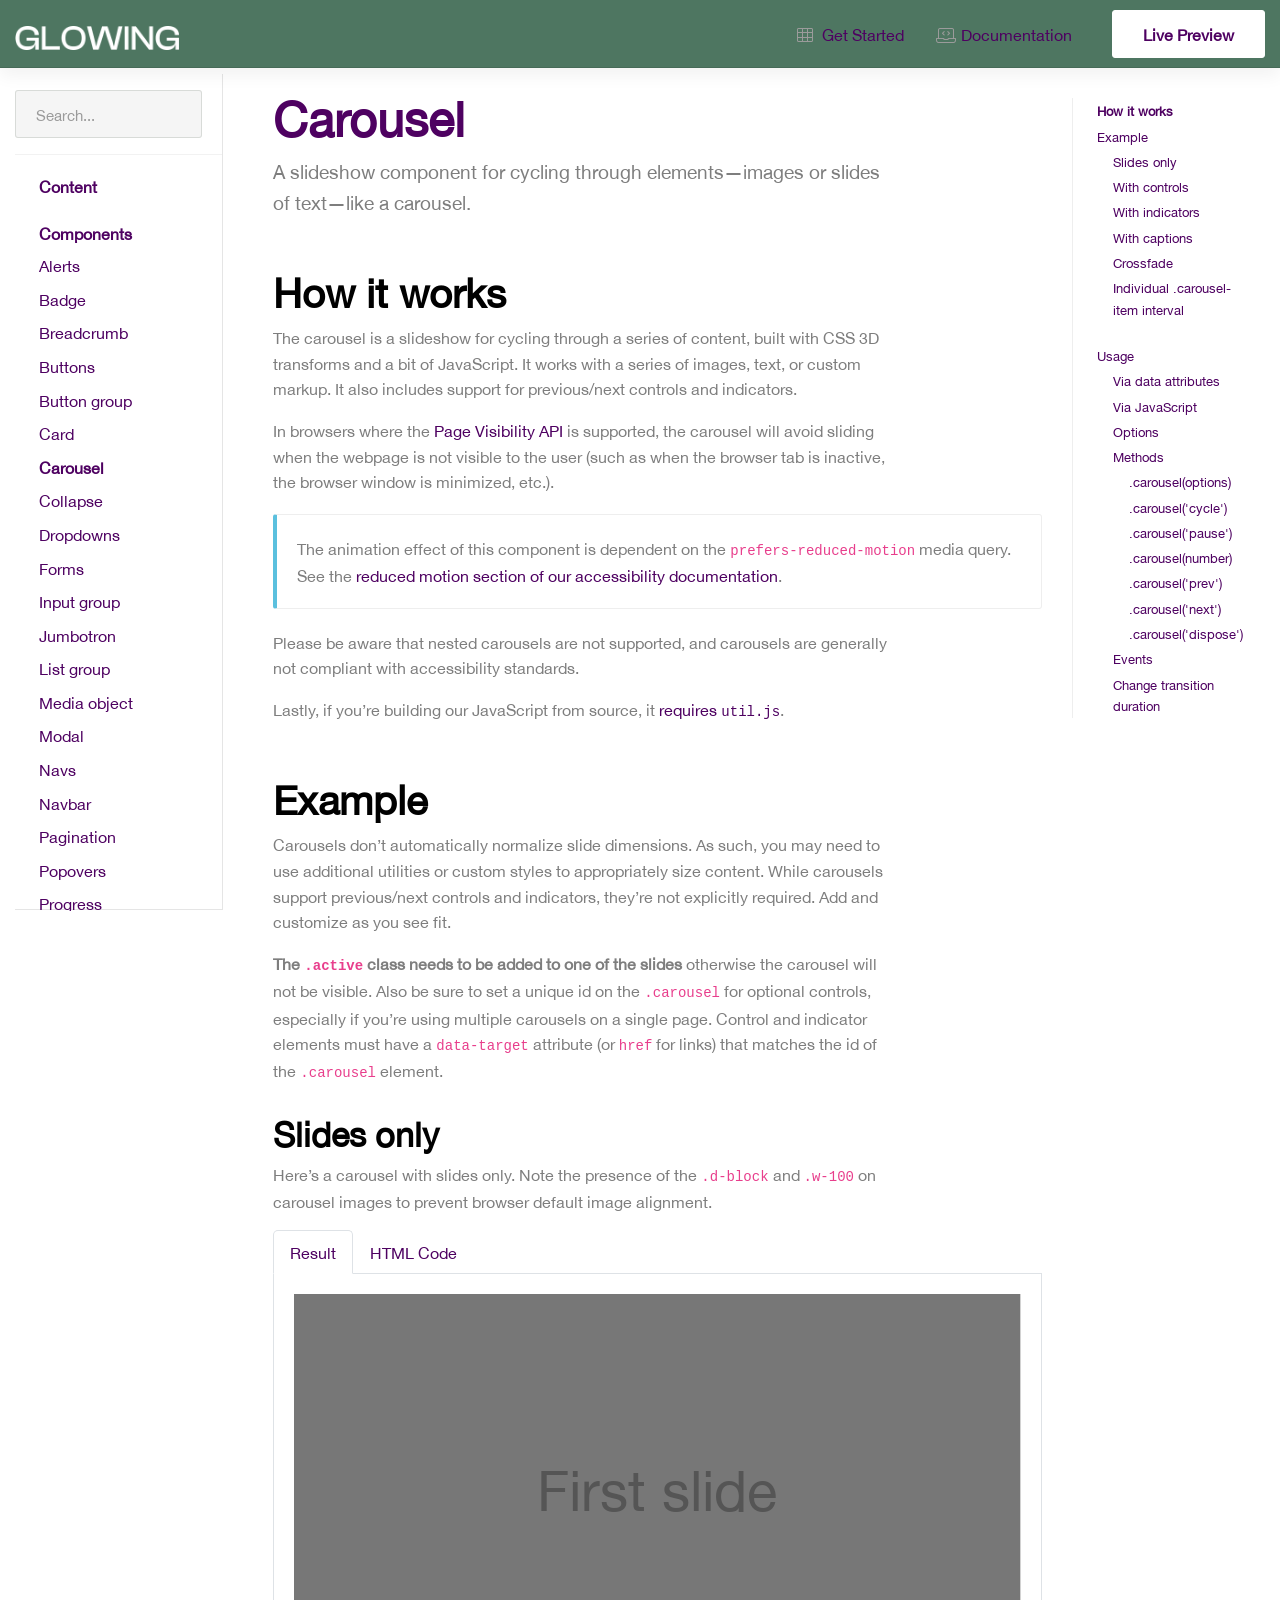
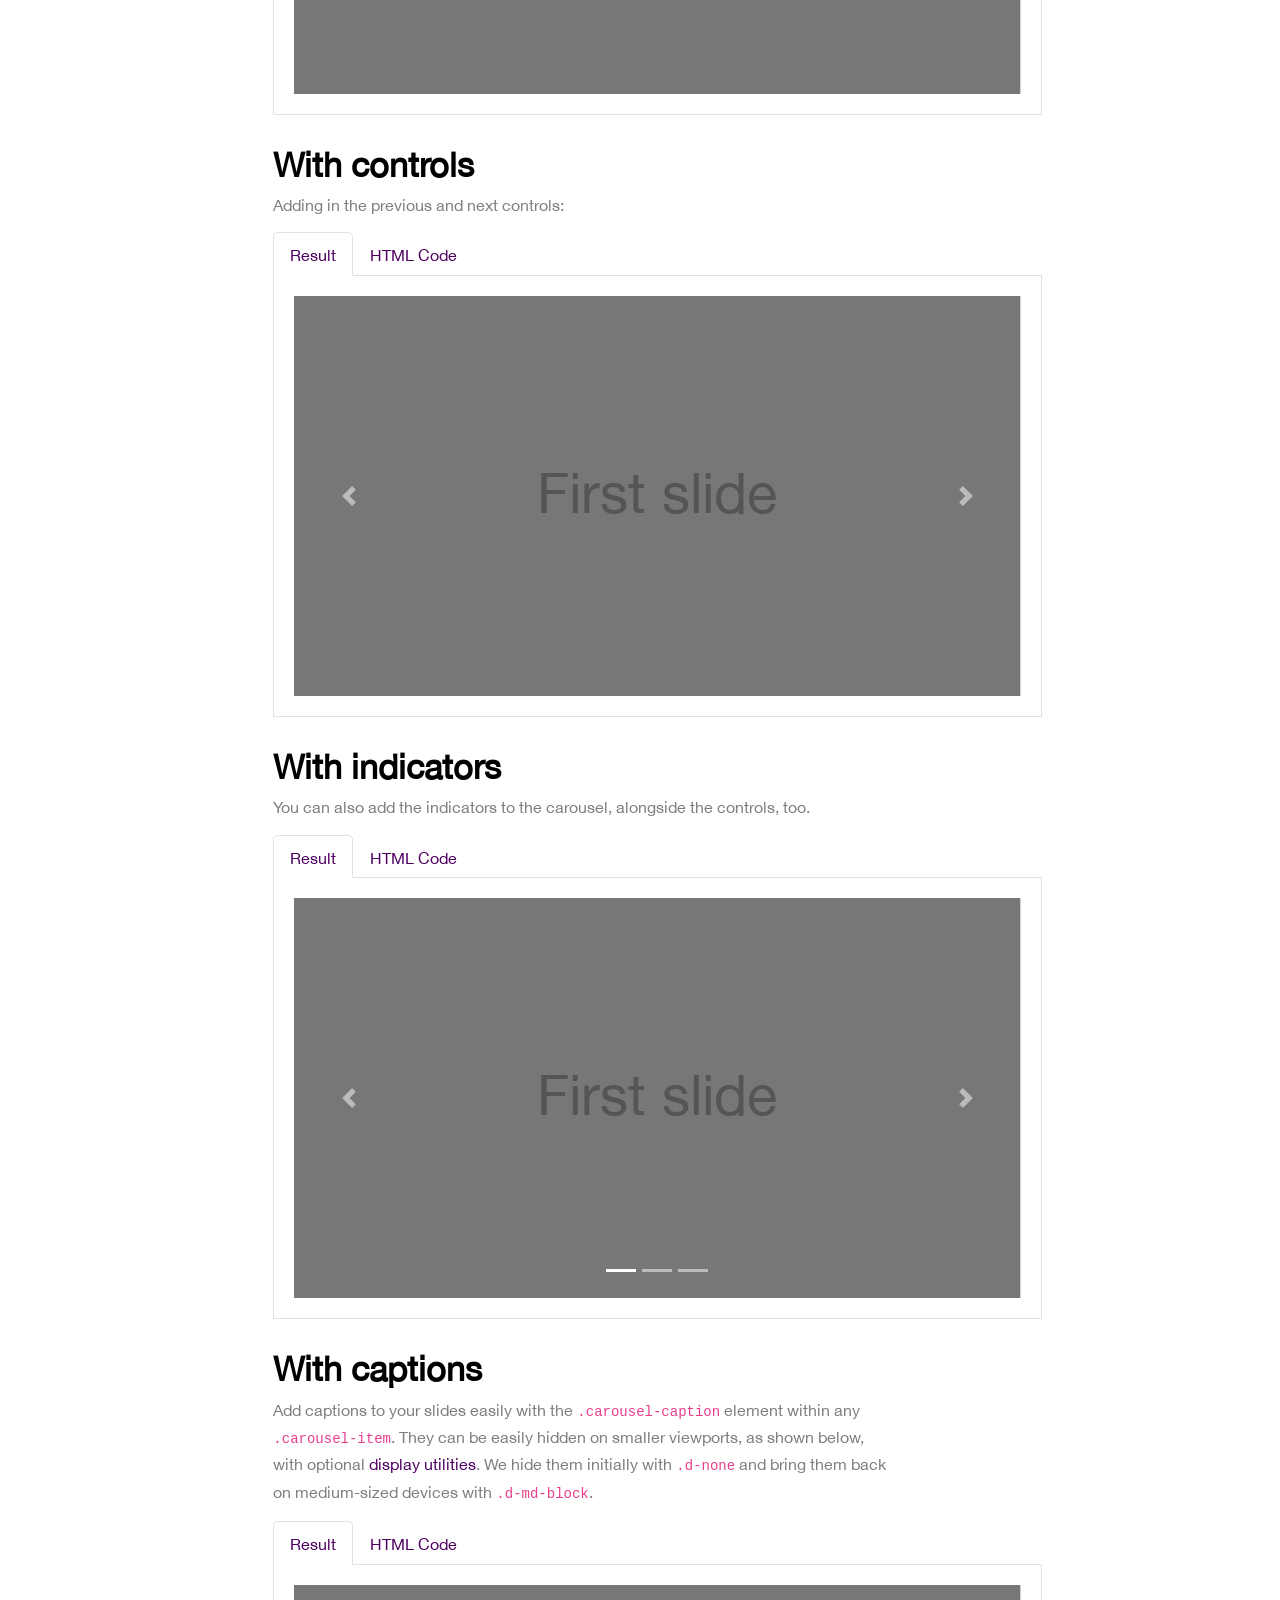
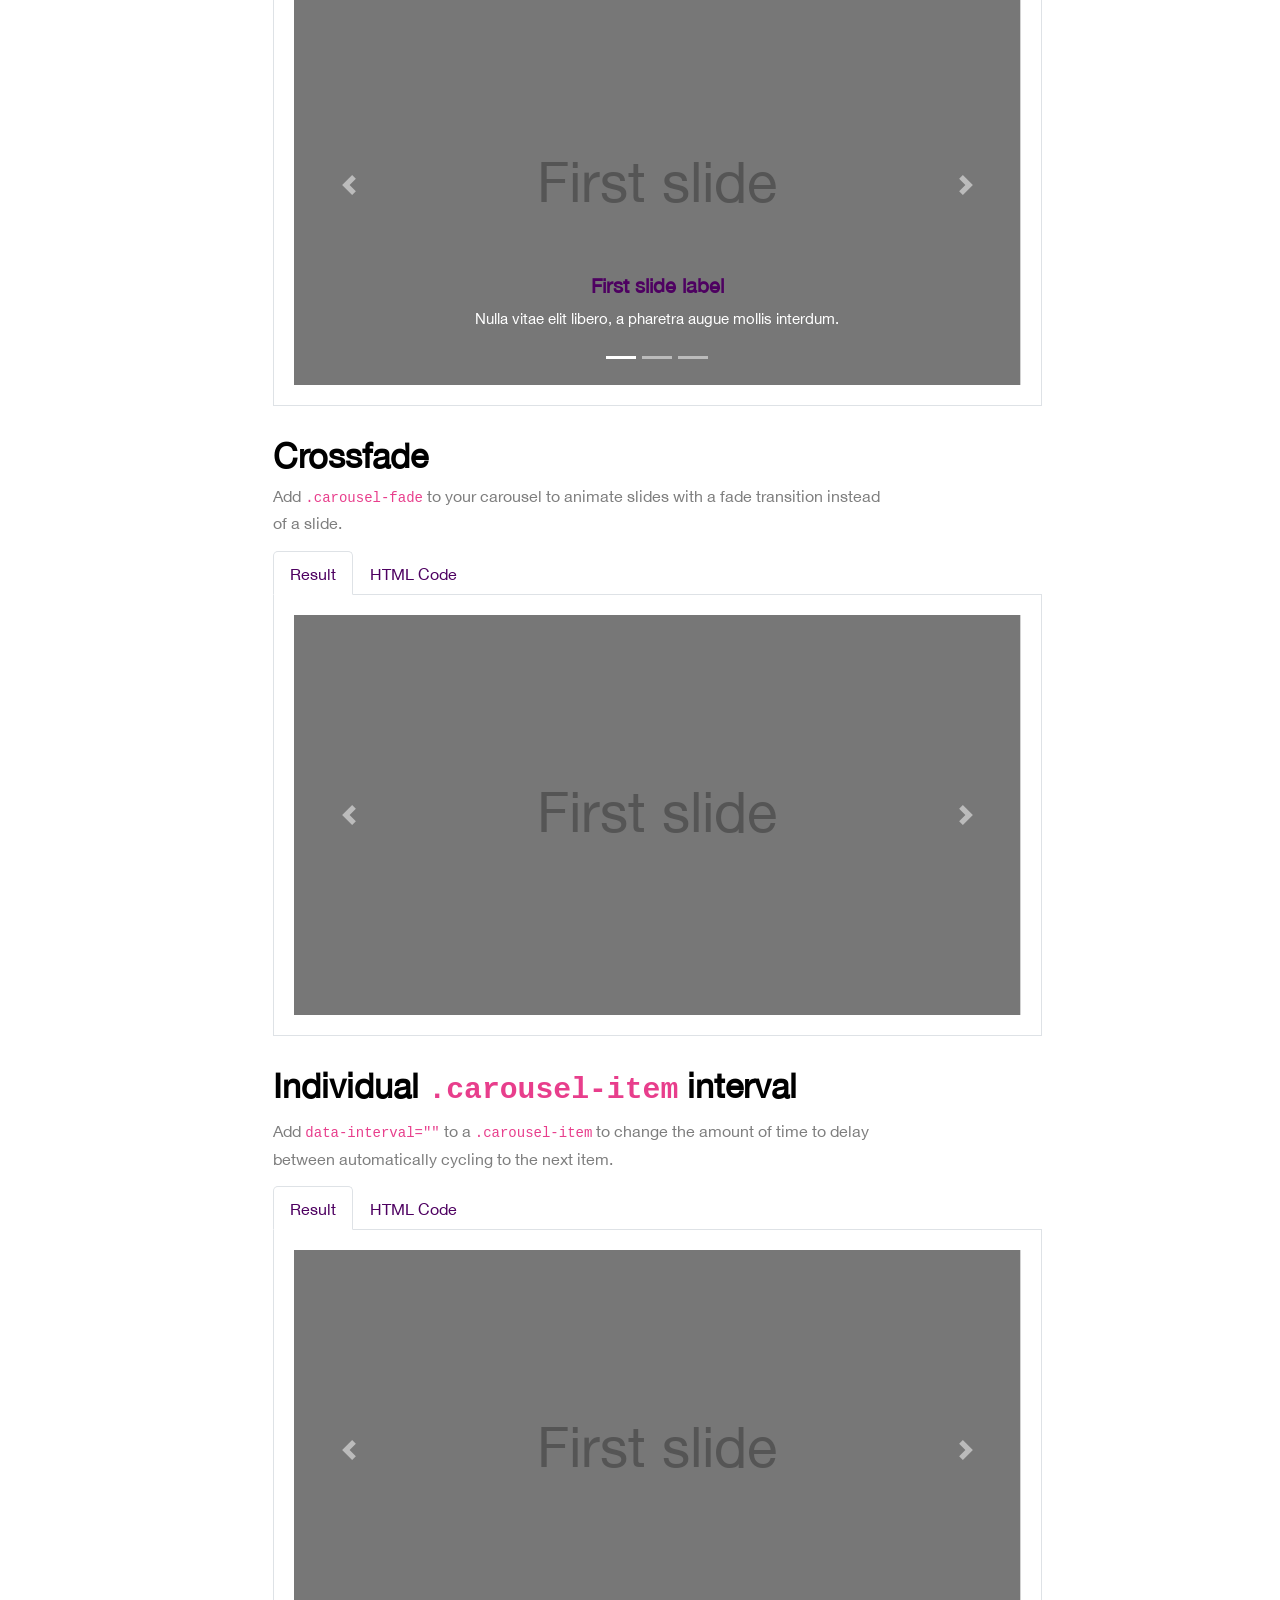
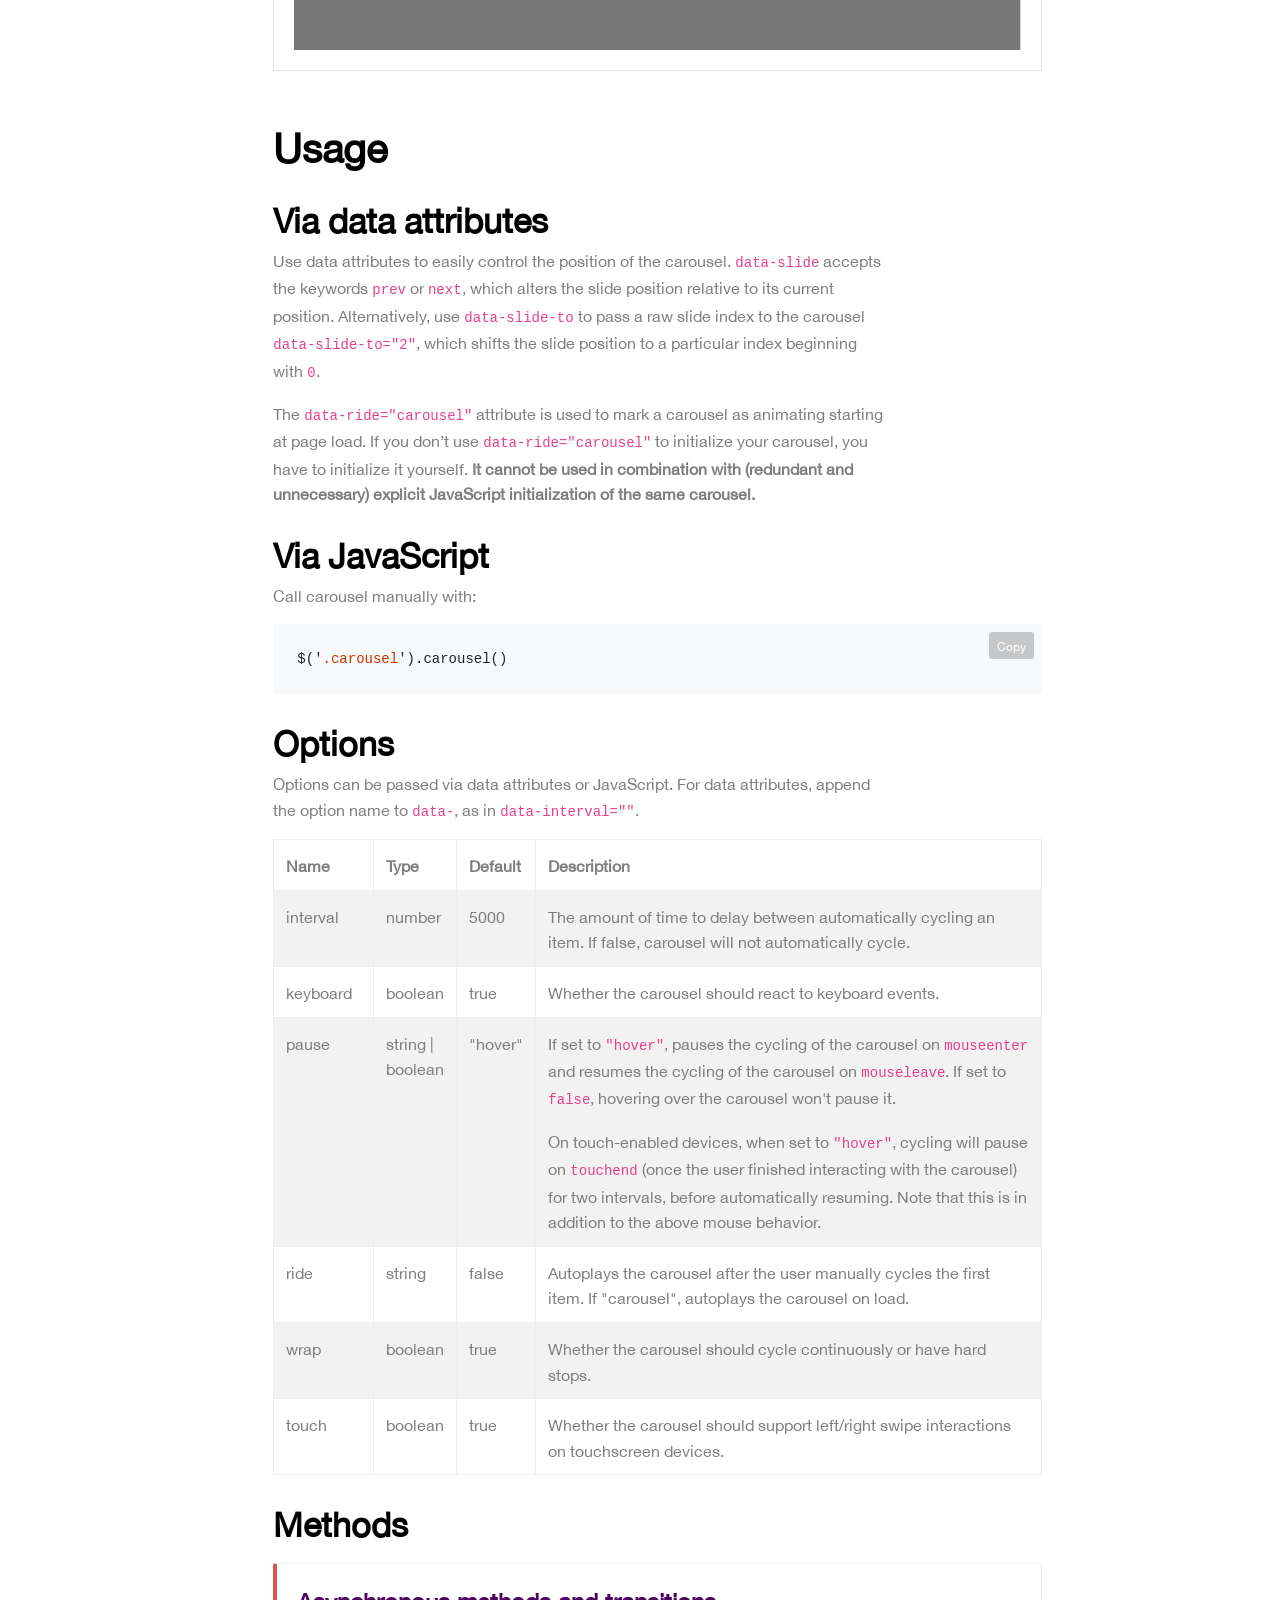
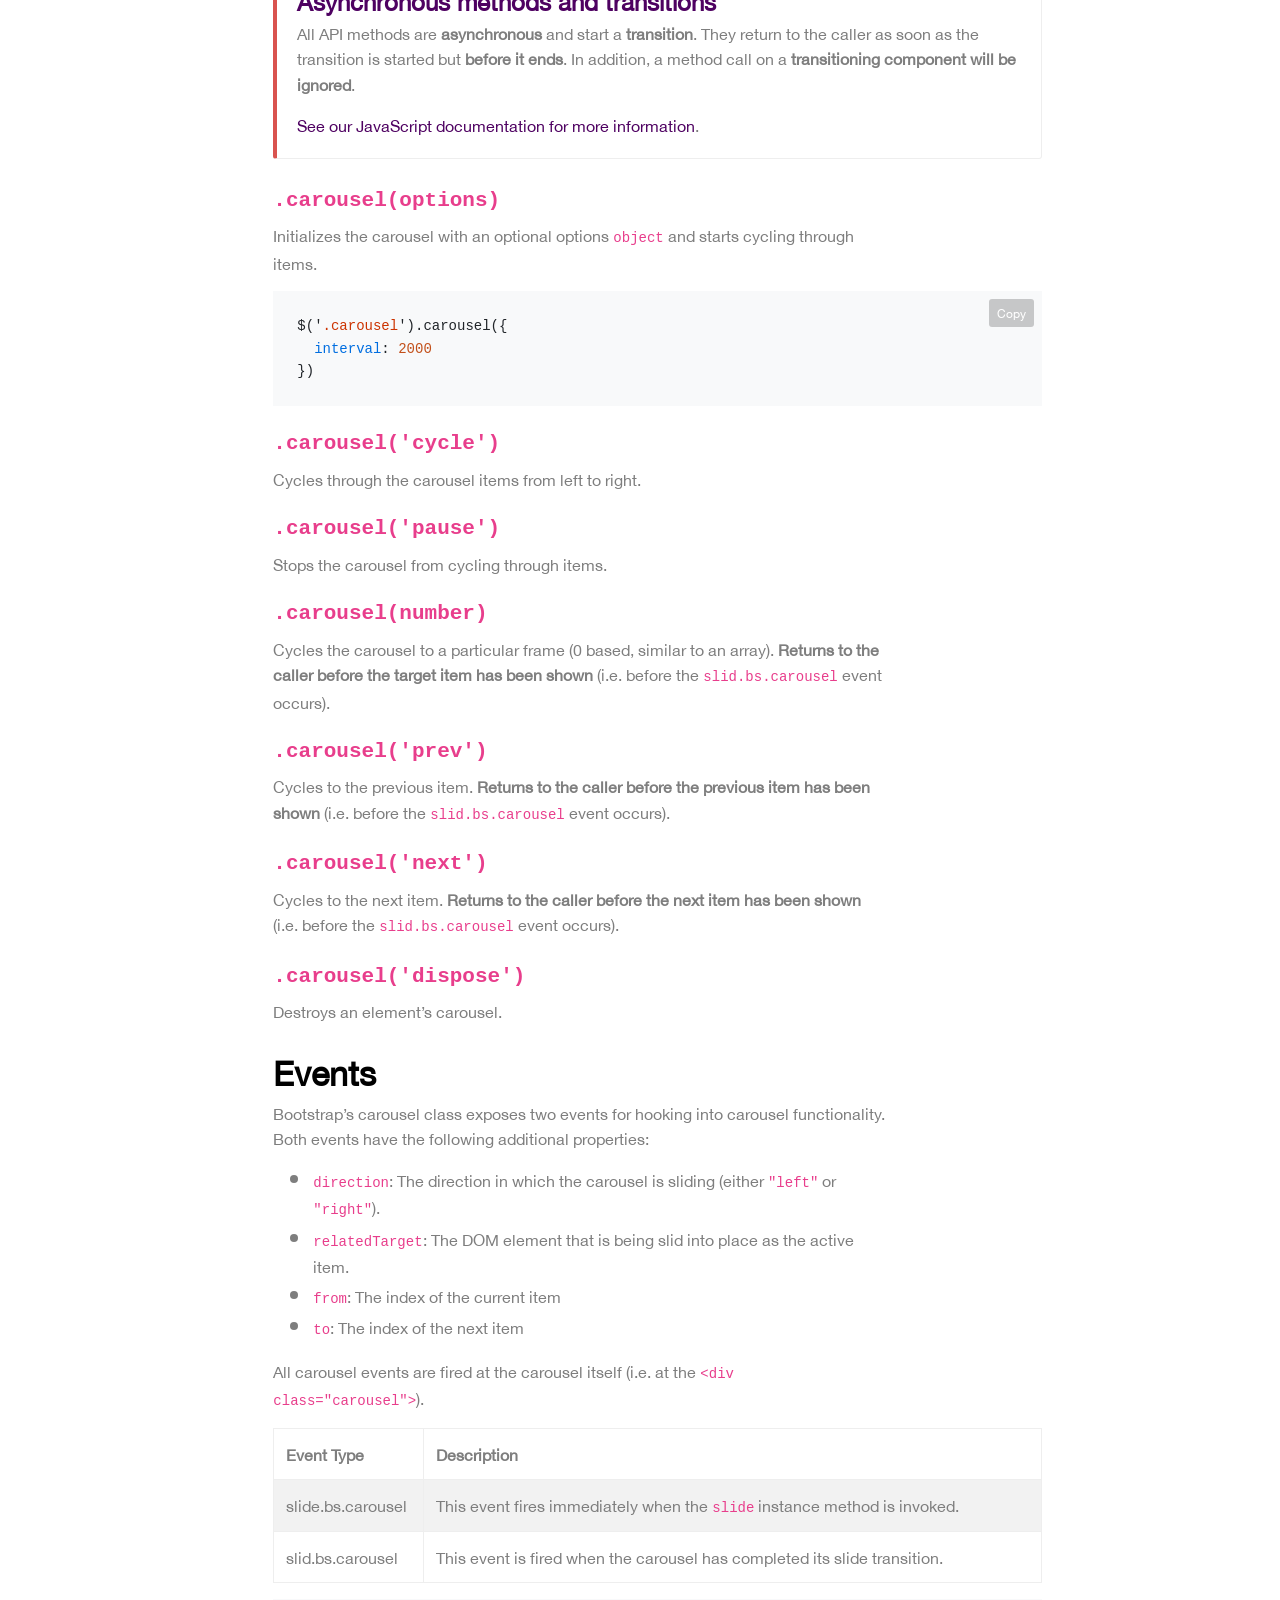
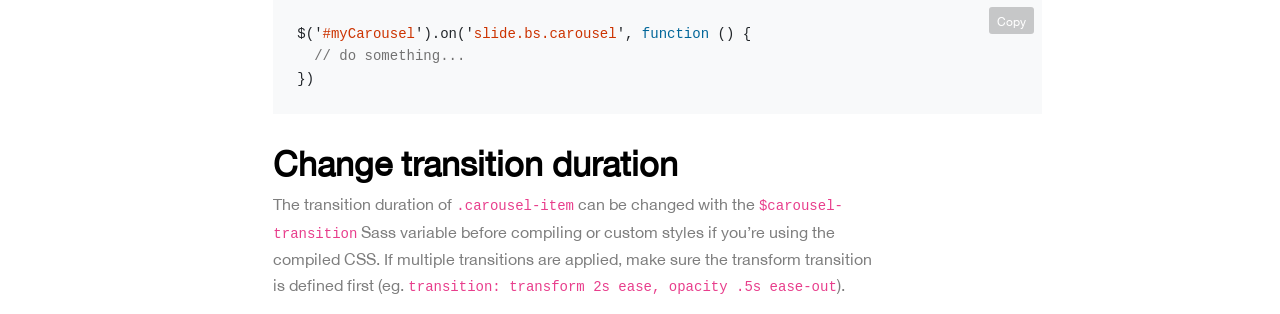
<file: docs/components/carousel.html>
<!doctype html>
<html lang="en">
  <head>
    <meta charset="utf-8">
    <meta name="viewport" content="width=device-width, initial-scale=1, shrink-to-fit=no">
    <meta name="description" content="A slideshow component for cycling through elements—images or slides of text—like a carousel.">
    <meta name="author" content="">
    <meta name="generator" content="Jekyll">
    <title>Carousel - Documentation - Glowing</title>
    <!-- Vendors CSS -->
    <link href="https://fonts.googleapis.com/css2?family=Urbanist:ital,wght@0,100;0,200;0,300;0,400;0,500;0,600;0,700;0,800;0,900;1,100;1,200;1,300;1,400;1,500;1,600;1,700;1,800;1,900&display=swap" rel="stylesheet">
    <link rel="stylesheet" href="../../vendors/fontawesome-pro-5/css/all.css">
    <link rel="stylesheet" href="../../vendors/bootstrap-select/css/bootstrap-select.min.css">
    <link rel="stylesheet" href="../../vendors/slick/slick.min.css">
    <link rel="stylesheet" href="../../vendors/magnific-popup/magnific-popup.min.css">
    <link rel="stylesheet" href="../../vendors/jquery-ui/jquery-ui.min.css">
    <link rel="stylesheet" href="../../vendors/mapbox-gl/mapbox-gl.min.css">
    <link rel="stylesheet" href="../../vendors/fonts/font-phosphor/css/phosphor.min.css">
    <link rel="stylesheet" href="../../vendors/fonts/tuesday-night/stylesheet.min.css">
    <link rel="stylesheet" href="../../vendors/fonts/butler/stylesheet.min.css">
    <link rel="stylesheet" href="../../vendors/fonts/a-antara-distance/stylesheet.min.css">
    <link rel="stylesheet" href="../../vendors/animate.css">
    <!-- Themes core CSS -->
    <link rel="stylesheet" href="../../css/themes.css">
    <!-- Themes docs CSS -->
    <link rel="stylesheet" href="../../css/docs.css">
    <!-- Favicons -->
    <link rel="icon" href="../../images/favicon.jpg">
    <!-- Twitter -->
    <meta name="twitter:card" content="summary">
    <meta name="twitter:site" content="@">
    <meta name="twitter:creator" content="@">
    <meta name="twitter:title" content="Carousel">
    <meta name="twitter:description" content="A slideshow component for cycling through elements—images or slides of text—like a carousel.">
    <meta name="twitter:image" content="../../images/logo_01.png">
    <!-- Facebook -->
    <meta property="og:url" content="carousel.html">
    <meta property="og:title" content="Carousel">
    <meta property="og:description" content="A slideshow component for cycling through elements—images or slides of text—like a carousel.">
    <meta property="og:type" content="website">
    <meta property="og:image" content="../../images/logo_01.png">
    <meta property="og:image:type" content="image/png">
    <meta property="og:image:width" content="1200">
    <meta property="og:image:height" content="630">
  </head>
  <body>
    <header class="navbar navbar-expand navbar-dark bg-primary py-2 px-0 flex-column flex-md-row bd-navbar">
      <div class="container-fluid">
        <a class="navbar-brand" href="../index.html">
          <img src="../../images/logo-white.png" alt="Glowing">
        </a>
        <div class="navbar-nav-scroll ml-auto">
          <ul class="navbar-nav flex-row">
            <li class="nav-item">
              <a class="nav-link px-3 "
                       href="../getting-started/dev-environment-setup.html" title="Get Started"><i
                            class="fal fa-th mr-1"></i> <span class="d-none d-sm-inline-block">Get Started</span></a>
            </li>
            <li class="nav-item">
              <a class="nav-link px-3 "
                       href="../index.html" title="Documentation"><i class="fal fa-laptop-code mr-1"></i><span
                            class="d-none d-sm-inline-block"> Documentation</span></a>
            </li>
          </ul>
        </div>
        <a class="btn btn-white d-none d-lg-inline-block ml-5 btn-md px-6 py-2"
           href="../../index.html">Live Preview</a>
      </div>
    </header>
    <div class="container-fluid">
      <div class="row flex-xl-nowrap">
        <div class="col-md-3 col-xl-2 bd-sidebar">
          <div class="bd-sidebar-wrapper">
            <div class="bd-search d-flex align-items-center px-0 pr-xl-4">
              <div class="position-relative w-100">
                <input type="search" class="form-control search-input shadow-none" id="search-input" placeholder="Search..."
                   aria-label="Search for..." autocomplete="off">
                <ul class="search-result list-group list-group-flush position-absolute shadow fs-14 rounded">
                </ul>
              </div>
              <button class="btn bd-search-docs-toggle d-md-none p-0 ml-auto" type="button" data-toggle="collapse"
                data-target="#bd-docs-nav" aria-controls="bd-docs-nav" aria-expanded="false"
                aria-label="Toggle docs navigation"><svg xmlns="http://www.w3.org/2000/svg" width="30" height="30" viewBox="0 0 30 30" role="img" focusable="false"><title>Menu</title><path stroke="currentColor" stroke-linecap="round" stroke-miterlimit="10" stroke-width="2" d="M4 7h22M4 15h22M4 23h22"/></svg></button>
            </div>
            <nav class="collapse show bd-links" id="bd-docs-nav" aria-label="Main navigation">
              <div class="bd-toc-item">
                <a class="bd-toc-link"
               href="../content/typography.html">
                  Content
                </a>
                <ul class="nav bd-sidenav">
                  <li >
                    <a href="../content/typography.html" class="bd-sidenav-link">
                      Typography
                    </a>
                  </li>
                  <li >
                    <a href="../content/code.html" class="bd-sidenav-link">
                      Code
                    </a>
                  </li>
                  <li >
                    <a href="../content/images.html" class="bd-sidenav-link">
                      Images
                    </a>
                  </li>
                  <li >
                    <a href="../content/tables.html" class="bd-sidenav-link">
                      Tables
                    </a>
                  </li>
                  <li >
                    <a href="../content/figures.html" class="bd-sidenav-link">
                      Figures
                    </a>
                  </li>
                </ul>
              </div>
              <div class="bd-toc-item active">
                <a class="bd-toc-link"
               href="alerts.html">
                  Components
                </a>
                <ul class="nav bd-sidenav">
                  <li >
                    <a href="alerts.html" class="bd-sidenav-link">
                      Alerts
                    </a>
                  </li>
                  <li >
                    <a href="badge.html" class="bd-sidenav-link">
                      Badge
                    </a>
                  </li>
                  <li >
                    <a href="breadcrumb.html" class="bd-sidenav-link">
                      Breadcrumb
                    </a>
                  </li>
                  <li >
                    <a href="buttons.html" class="bd-sidenav-link">
                      Buttons
                    </a>
                  </li>
                  <li >
                    <a href="button-group.html" class="bd-sidenav-link">
                      Button group
                    </a>
                  </li>
                  <li >
                    <a href="card.html" class="bd-sidenav-link">
                      Card
                    </a>
                  </li>
                  <li  class="active bd-sidenav-active" >
                    <a href="carousel.html" class="bd-sidenav-link">
                      Carousel
                    </a>
                  </li>
                  <li >
                    <a href="collapse.html" class="bd-sidenav-link">
                      Collapse
                    </a>
                  </li>
                  <li >
                    <a href="dropdowns.html" class="bd-sidenav-link">
                      Dropdowns
                    </a>
                  </li>
                  <li >
                    <a href="forms.html" class="bd-sidenav-link">
                      Forms
                    </a>
                  </li>
                  <li >
                    <a href="input-group.html" class="bd-sidenav-link">
                      Input group
                    </a>
                  </li>
                  <li >
                    <a href="jumbotron.html" class="bd-sidenav-link">
                      Jumbotron
                    </a>
                  </li>
                  <li >
                    <a href="list-group.html" class="bd-sidenav-link">
                      List group
                    </a>
                  </li>
                  <li >
                    <a href="media-object.html" class="bd-sidenav-link">
                      Media object
                    </a>
                  </li>
                  <li >
                    <a href="modal.html" class="bd-sidenav-link">
                      Modal
                    </a>
                  </li>
                  <li >
                    <a href="navs.html" class="bd-sidenav-link">
                      Navs
                    </a>
                  </li>
                  <li >
                    <a href="navbar.html" class="bd-sidenav-link">
                      Navbar
                    </a>
                  </li>
                  <li >
                    <a href="pagination.html" class="bd-sidenav-link">
                      Pagination
                    </a>
                  </li>
                  <li >
                    <a href="popovers.html" class="bd-sidenav-link">
                      Popovers
                    </a>
                  </li>
                  <li >
                    <a href="progress.html" class="bd-sidenav-link">
                      Progress
                    </a>
                  </li>
                  <li >
                    <a href="scrollspy.html" class="bd-sidenav-link">
                      Scrollspy
                    </a>
                  </li>
                  <li >
                    <a href="spinners.html" class="bd-sidenav-link">
                      Spinners
                    </a>
                  </li>
                  <li >
                    <a href="toasts.html" class="bd-sidenav-link">
                      Toasts
                    </a>
                  </li>
                  <li >
                    <a href="tooltips.html" class="bd-sidenav-link">
                      Tooltips
                    </a>
                  </li>
                </ul>
              </div>
              <div class="bd-toc-item">
                <a class="bd-toc-link"
               href="../templates/header.html">
                  Templates
                </a>
                <ul class="nav bd-sidenav">
                  <li >
                    <a href="../templates/header.html" class="bd-sidenav-link">
                      Header
                    </a>
                  </li>
                  <li >
                    <a href="../templates/footer.html" class="bd-sidenav-link">
                      Footer
                    </a>
                  </li>
                  <li >
                    <a href="../templates/banner.html" class="bd-sidenav-link">
                      Banner
                    </a>
                  </li>
                  <li >
                    <a href="../templates/slider.html" class="bd-sidenav-link">
                      Slider
                    </a>
                  </li>
                  <li >
                    <a href="../templates/video.html" class="bd-sidenav-link">
                      Video
                    </a>
                  </li>
                  <li >
                    <a href="../templates/scroll-navigation.html" class="bd-sidenav-link">
                      Scroll Navigation
                    </a>
                  </li>
                  <li >
                    <a href="../templates/our-team.html" class="bd-sidenav-link">
                      Our Team
                    </a>
                  </li>
                  <li >
                    <a href="../templates/client-logo.html" class="bd-sidenav-link">
                      Client Logo
                    </a>
                  </li>
                  <li >
                    <a href="../templates/countdown.html" class="bd-sidenav-link">
                      Countdown
                    </a>
                  </li>
                  <li >
                    <a href="../templates/image-box.html" class="bd-sidenav-link">
                      Image Box
                    </a>
                  </li>
                  <li >
                    <a href="../templates/instagram.html" class="bd-sidenav-link">
                      Instagram
                    </a>
                  </li>
                  <li >
                    <a href="../templates/testimoinals.html" class="bd-sidenav-link">
                      Testimoinals
                    </a>
                  </li>
                  <li >
                    <a href="../templates/info-box.html" class="bd-sidenav-link">
                      Info Box
                    </a>
                  </li>
                  <li >
                    <a href="../templates/post.html" class="bd-sidenav-link">
                      Post
                    </a>
                  </li>
                  <li >
                    <a href="../templates/subscribe-news-letter.html" class="bd-sidenav-link">
                      Subscribe News Letter
                    </a>
                  </li>
                  <li >
                    <a href="../templates/about-us.html" class="bd-sidenav-link">
                      About Us
                    </a>
                  </li>
                  <li >
                    <a href="../templates/product.html" class="bd-sidenav-link">
                      Product
                    </a>
                  </li>
                  <li >
                    <a href="../templates/product-categories.html" class="bd-sidenav-link">
                      Product Categories
                    </a>
                  </li>
                  <li >
                    <a href="../templates/map.html" class="bd-sidenav-link">
                      Map
                    </a>
                  </li>
                  <li >
                    <a href="../templates/contact-form.html" class="bd-sidenav-link">
                      Contact Form
                    </a>
                  </li>
                  <li >
                    <a href="../templates/accordion.html" class="bd-sidenav-link">
                      Accordion
                    </a>
                  </li>
                  <li >
                    <a href="../templates/widget-blog.html" class="bd-sidenav-link">
                      Widget Blog
                    </a>
                  </li>
                  <li >
                    <a href="../templates/widget-shop.html" class="bd-sidenav-link">
                      Widget Shop
                    </a>
                  </li>
                  <li >
                    <a href="../templates/other.html" class="bd-sidenav-link">
                      Other
                    </a>
                  </li>
                </ul>
              </div>
              <div class="bd-toc-item">
                <a class="bd-toc-link"
               href="../utilities/glowing.html">
                  Utilities
                </a>
                <ul class="nav bd-sidenav">
                  <li >
                    <a href="../utilities/glowing.html" class="bd-sidenav-link">
                      Glowing
                    </a>
                  </li>
                  <li>
                    <a class="bd-sidenav-link" href="https://getbootstrap.com/docs/4.5/utilities/borders/" target="_blank">
                      Bootstraps
                    </a>
                  </li>
                </ul>
              </div>
            </nav>
          </div>
        </div>
        <nav class="d-none d-xl-block col-xl-2 bd-toc " aria-label="Secondary navigation" id="toc-nav">
          <div class="bd-toc-wrapper">
            <ul id="toc" class="section-nav toc-nav nav flex-column">
              <li class="toc-entry nav-item toc-h2"><a href="#how-it-works">How it works</a></li>
              <li class="toc-entry nav-item toc-h2"><a href="#example">Example</a>
                <ul>
                  <li class="toc-entry nav-item toc-h3"><a href="#slides-only">Slides only</a></li>
                  <li class="toc-entry nav-item toc-h3"><a href="#with-controls">With controls</a></li>
                  <li class="toc-entry nav-item toc-h3"><a href="#with-indicators">With indicators</a></li>
                  <li class="toc-entry nav-item toc-h3"><a href="#with-captions">With captions</a></li>
                  <li class="toc-entry nav-item toc-h3"><a href="#crossfade">Crossfade</a></li>
                  <li class="toc-entry nav-item toc-h3"><a href="#individual-carousel-item-interval">Individual .carousel-item interval</a></li>
                </ul>
              </li>
              <li class="toc-entry nav-item toc-h2"><a href="#usage">Usage</a>
                <ul>
                  <li class="toc-entry nav-item toc-h3"><a href="#via-data-attributes">Via data attributes</a></li>
                  <li class="toc-entry nav-item toc-h3"><a href="#via-javascript">Via JavaScript</a></li>
                  <li class="toc-entry nav-item toc-h3"><a href="#options">Options</a></li>
                  <li class="toc-entry nav-item toc-h3"><a href="#methods">Methods</a>
                    <ul>
                      <li class="toc-entry nav-item toc-h4"><a href="#carouseloptions">.carousel(options)</a></li>
                      <li class="toc-entry nav-item toc-h4"><a href="#carouselcycle">.carousel(&#39;cycle&#39;)</a></li>
                      <li class="toc-entry nav-item toc-h4"><a href="#carouselpause">.carousel(&#39;pause&#39;)</a></li>
                      <li class="toc-entry nav-item toc-h4"><a href="#carouselnumber">.carousel(number)</a></li>
                      <li class="toc-entry nav-item toc-h4"><a href="#carouselprev">.carousel(&#39;prev&#39;)</a></li>
                      <li class="toc-entry nav-item toc-h4"><a href="#carouselnext">.carousel(&#39;next&#39;)</a></li>
                      <li class="toc-entry nav-item toc-h4"><a href="#carouseldispose">.carousel(&#39;dispose&#39;)</a></li>
                    </ul>
                  </li>
                  <li class="toc-entry nav-item toc-h3"><a href="#events">Events</a></li>
                  <li class="toc-entry nav-item toc-h3"><a href="#change-transition-duration">Change transition duration</a></li>
                </ul>
              </li>
            </ul>
          </div>
        </nav>
        <main class="col-md-9 col-xl-8 bd-content">
          <h1 class="bd-title" id="content">Carousel</h1>
          <p class="bd-lead">A slideshow component for cycling through elements—images or slides of text—like a carousel.</p>
          <h2 id="how-it-works">How it works</h2>
          <p>The carousel is a slideshow for cycling through a series of content, built with CSS 3D transforms and a bit of JavaScript. It works with a series of images, text, or custom markup. It also includes support for previous/next controls and indicators.</p>
          <p>In browsers where the <a href="https://www.w3.org/TR/page-visibility/">Page Visibility API</a> is supported, the carousel will avoid sliding when the webpage is not visible to the user (such as when the browser tab is inactive, the browser window is minimized, etc.).</p>
          <div class="bd-callout bd-callout-info">
            <p>The animation effect of this component is dependent on the <code class="language-plaintext highlighter-rouge">prefers-reduced-motion</code> media query. See the <a href="https://getbootstrap.com/docs/4.5/getting-started/accessibility/#reduced-motion">reduced motion section of our accessibility documentation</a>.</p>
          </div>
          <p>Please be aware that nested carousels are not supported, and carousels are generally not compliant with accessibility standards.</p>
          <p>Lastly, if you’re building our JavaScript from source, it <a href="/html-glowing/docs//getting-started/javascript/#util">requires <code class="language-plaintext highlighter-rouge">util.js</code></a>.</p>
          <h2 id="example">Example</h2>
          <p>Carousels don’t automatically normalize slide dimensions. As such, you may need to use additional utilities or custom styles to appropriately size content. While carousels support previous/next controls and indicators, they’re not explicitly required. Add and customize as you see fit.</p>
          <p><strong>The <code class="language-plaintext highlighter-rouge">.active</code> class needs to be added to one of the slides</strong> otherwise the carousel will not be visible. Also be sure to set a unique id on the <code class="language-plaintext highlighter-rouge">.carousel</code> for optional controls, especially if you’re using multiple carousels on a single page. Control and indicator elements must have a <code class="language-plaintext highlighter-rouge">data-target</code> attribute (or <code class="language-plaintext highlighter-rouge">href</code> for links) that matches the id of the <code class="language-plaintext highlighter-rouge">.carousel</code> element.</p>
          <h3 id="slides-only">Slides only</h3>
          <p>Here’s a carousel with slides only. Note the presence of the <code class="language-plaintext highlighter-rouge">.d-block</code> and <code class="language-plaintext highlighter-rouge">.w-100</code> on carousel images to prevent browser default image alignment.</p>
          <div class="bd-example-wrapper">
            <ul class="nav nav-tabs" role="tablist">
              <li class="nav-item" role="presentation">
                <a class="nav-link active" data-toggle="tab" href="#result-60" role="tab" aria-controls="result-60" aria-selected="true">Result</a>
              </li>
              <li class="nav-item" role="presentation">
                <a class="nav-link" data-toggle="tab" href="#html-60" role="tab" aria-controls="html-60" aria-selected="false">HTML Code</a>
              </li>
            </ul>
            <div class="tab-content" id="examplte-tab-content-60">
              <div class="tab-pane fade show active" id="result-60" role="tabpanel" aria-labelledby="result-60">
                <div class="bd-example">
                  <div id="carouselExampleSlidesOnly" class="carousel slide" data-ride="carousel">
                    <div class="carousel-inner">
                      <div class="carousel-item active">
                        <svg class="bd-placeholder-img bd-placeholder-img-lg d-block w-100" width="800" height="400" xmlns="http://www.w3.org/2000/svg" preserveAspectRatio="xMidYMid slice" focusable="false" role="img" aria-label="Placeholder: First slide"><title>Placeholder</title><rect width="100%" height="100%" fill="#777" /><text x="50%" y="50%" fill="#555" dy=".3em">First slide</text></svg>
                      </div>
                      <div class="carousel-item">
                        <svg class="bd-placeholder-img bd-placeholder-img-lg d-block w-100" width="800" height="400" xmlns="http://www.w3.org/2000/svg" preserveAspectRatio="xMidYMid slice" focusable="false" role="img" aria-label="Placeholder: Second slide"><title>Placeholder</title><rect width="100%" height="100%" fill="#666" /><text x="50%" y="50%" fill="#444" dy=".3em">Second slide</text></svg>
                      </div>
                      <div class="carousel-item">
                        <svg class="bd-placeholder-img bd-placeholder-img-lg d-block w-100" width="800" height="400" xmlns="http://www.w3.org/2000/svg" preserveAspectRatio="xMidYMid slice" focusable="false" role="img" aria-label="Placeholder: Third slide"><title>Placeholder</title><rect width="100%" height="100%" fill="#555" /><text x="50%" y="50%" fill="#333" dy=".3em">Third slide</text></svg>
                      </div>
                    </div>
                  </div>
                </div>
              </div>
              <div class="tab-pane fade" id="html-60" role="tabpanel" aria-labelledby="html-60">
                <figure class="highlight">
                  <pre><code class="language-html" data-lang="html"><span class="nt">&lt;div</span> <span class="na">id=</span><span class="s">"carouselExampleSlidesOnly"</span> <span class="na">class=</span><span class="s">"carousel slide"</span> <span class="na">data-ride=</span><span class="s">"carousel"</span><span class="nt">&gt;</span>
  <span class="nt">&lt;div</span> <span class="na">class=</span><span class="s">"carousel-inner"</span><span class="nt">&gt;</span>
    <span class="nt">&lt;div</span> <span class="na">class=</span><span class="s">"carousel-item active"</span><span class="nt">&gt;</span>
        <span class="nt">&lt;img</span> <span class="na">src=</span><span class="s">"..."</span> <span class="na">class=</span><span class="s">"d-block w-100"</span> <span class="na">alt=</span><span class="s">"..."</span><span class="nt">&gt;</span>
    <span class="nt">&lt;/div&gt;</span>
    <span class="nt">&lt;div</span> <span class="na">class=</span><span class="s">"carousel-item"</span><span class="nt">&gt;</span>
      <span class="nt">&lt;img</span> <span class="na">src=</span><span class="s">"..."</span> <span class="na">class=</span><span class="s">"d-block w-100"</span> <span class="na">alt=</span><span class="s">"..."</span><span class="nt">&gt;</span>
    <span class="nt">&lt;/div&gt;</span>
    <span class="nt">&lt;div</span> <span class="na">class=</span><span class="s">"carousel-item"</span><span class="nt">&gt;</span>
      <span class="nt">&lt;img</span> <span class="na">src=</span><span class="s">"..."</span> <span class="na">class=</span><span class="s">"d-block w-100"</span> <span class="na">alt=</span><span class="s">"..."</span><span class="nt">&gt;</span>
    <span class="nt">&lt;/div&gt;</span>
  <span class="nt">&lt;/div&gt;</span>
<span class="nt">&lt;/div&gt;</span></code></pre>
                </figure>
              </div>
            </div>
          </div>
          <h3 id="with-controls">With controls</h3>
          <p>Adding in the previous and next controls:</p>
          <div class="bd-example-wrapper">
            <ul class="nav nav-tabs" role="tablist">
              <li class="nav-item" role="presentation">
                <a class="nav-link active" data-toggle="tab" href="#result-61" role="tab" aria-controls="result-61" aria-selected="true">Result</a>
              </li>
              <li class="nav-item" role="presentation">
                <a class="nav-link" data-toggle="tab" href="#html-61" role="tab" aria-controls="html-61" aria-selected="false">HTML Code</a>
              </li>
            </ul>
            <div class="tab-content" id="examplte-tab-content-61">
              <div class="tab-pane fade show active" id="result-61" role="tabpanel" aria-labelledby="result-61">
                <div class="bd-example">
                  <div id="carouselExampleControls" class="carousel slide" data-ride="carousel">
                    <div class="carousel-inner">
                      <div class="carousel-item active">
                        <svg class="bd-placeholder-img bd-placeholder-img-lg d-block w-100" width="800" height="400" xmlns="http://www.w3.org/2000/svg" preserveAspectRatio="xMidYMid slice" focusable="false" role="img" aria-label="Placeholder: First slide"><title>Placeholder</title><rect width="100%" height="100%" fill="#777" /><text x="50%" y="50%" fill="#555" dy=".3em">First slide</text></svg>
                      </div>
                      <div class="carousel-item">
                        <svg class="bd-placeholder-img bd-placeholder-img-lg d-block w-100" width="800" height="400" xmlns="http://www.w3.org/2000/svg" preserveAspectRatio="xMidYMid slice" focusable="false" role="img" aria-label="Placeholder: Second slide"><title>Placeholder</title><rect width="100%" height="100%" fill="#666" /><text x="50%" y="50%" fill="#444" dy=".3em">Second slide</text></svg>
                      </div>
                      <div class="carousel-item">
                        <svg class="bd-placeholder-img bd-placeholder-img-lg d-block w-100" width="800" height="400" xmlns="http://www.w3.org/2000/svg" preserveAspectRatio="xMidYMid slice" focusable="false" role="img" aria-label="Placeholder: Third slide"><title>Placeholder</title><rect width="100%" height="100%" fill="#555" /><text x="50%" y="50%" fill="#333" dy=".3em">Third slide</text></svg>
                      </div>
                    </div>
                    <a class="carousel-control-prev" href="#carouselExampleControls" role="button" data-slide="prev">
                      <span class="carousel-control-prev-icon" aria-hidden="true"></span>
                      <span class="sr-only">Previous</span>
                    </a>
                    <a class="carousel-control-next" href="#carouselExampleControls" role="button" data-slide="next">
                      <span class="carousel-control-next-icon" aria-hidden="true"></span>
                      <span class="sr-only">Next</span>
                    </a>
                  </div>
                </div>
              </div>
              <div class="tab-pane fade" id="html-61" role="tabpanel" aria-labelledby="html-61">
                <figure class="highlight">
                  <pre><code class="language-html" data-lang="html"><span class="nt">&lt;div</span> <span class="na">id=</span><span class="s">"carouselExampleControls"</span> <span class="na">class=</span><span class="s">"carousel slide"</span> <span class="na">data-ride=</span><span class="s">"carousel"</span><span class="nt">&gt;</span>
  <span class="nt">&lt;div</span> <span class="na">class=</span><span class="s">"carousel-inner"</span><span class="nt">&gt;</span>
    <span class="nt">&lt;div</span> <span class="na">class=</span><span class="s">"carousel-item active"</span><span class="nt">&gt;</span>
      <span class="nt">&lt;img</span> <span class="na">src=</span><span class="s">"..."</span> <span class="na">class=</span><span class="s">"d-block w-100"</span> <span class="na">alt=</span><span class="s">"..."</span><span class="nt">&gt;</span>
    <span class="nt">&lt;/div&gt;</span>
    <span class="nt">&lt;div</span> <span class="na">class=</span><span class="s">"carousel-item"</span><span class="nt">&gt;</span>
      <span class="nt">&lt;img</span> <span class="na">src=</span><span class="s">"..."</span> <span class="na">class=</span><span class="s">"d-block w-100"</span> <span class="na">alt=</span><span class="s">"..."</span><span class="nt">&gt;</span>
    <span class="nt">&lt;/div&gt;</span>
    <span class="nt">&lt;div</span> <span class="na">class=</span><span class="s">"carousel-item"</span><span class="nt">&gt;</span>
      <span class="nt">&lt;img</span> <span class="na">src=</span><span class="s">"..."</span> <span class="na">class=</span><span class="s">"d-block w-100"</span> <span class="na">alt=</span><span class="s">"..."</span><span class="nt">&gt;</span>
    <span class="nt">&lt;/div&gt;</span>
  <span class="nt">&lt;/div&gt;</span>
  <span class="nt">&lt;a</span> <span class="na">class=</span><span class="s">"carousel-control-prev"</span> <span class="na">href=</span><span class="s">"#carouselExampleControls"</span> <span class="na">role=</span><span class="s">"button"</span> <span class="na">data-slide=</span><span class="s">"prev"</span><span class="nt">&gt;</span>
    <span class="nt">&lt;span</span> <span class="na">class=</span><span class="s">"carousel-control-prev-icon"</span> <span class="na">aria-hidden=</span><span class="s">"true"</span><span class="nt">&gt;&lt;/span&gt;</span>
    <span class="nt">&lt;span</span> <span class="na">class=</span><span class="s">"sr-only"</span><span class="nt">&gt;</span>Previous<span class="nt">&lt;/span&gt;</span>
  <span class="nt">&lt;/a&gt;</span>
  <span class="nt">&lt;a</span> <span class="na">class=</span><span class="s">"carousel-control-next"</span> <span class="na">href=</span><span class="s">"#carouselExampleControls"</span> <span class="na">role=</span><span class="s">"button"</span> <span class="na">data-slide=</span><span class="s">"next"</span><span class="nt">&gt;</span>
    <span class="nt">&lt;span</span> <span class="na">class=</span><span class="s">"carousel-control-next-icon"</span> <span class="na">aria-hidden=</span><span class="s">"true"</span><span class="nt">&gt;&lt;/span&gt;</span>
    <span class="nt">&lt;span</span> <span class="na">class=</span><span class="s">"sr-only"</span><span class="nt">&gt;</span>Next<span class="nt">&lt;/span&gt;</span>
  <span class="nt">&lt;/a&gt;</span>
<span class="nt">&lt;/div&gt;</span></code></pre>
                </figure>
              </div>
            </div>
          </div>
          <h3 id="with-indicators">With indicators</h3>
          <p>You can also add the indicators to the carousel, alongside the controls, too.</p>
          <div class="bd-example-wrapper">
            <ul class="nav nav-tabs" role="tablist">
              <li class="nav-item" role="presentation">
                <a class="nav-link active" data-toggle="tab" href="#result-62" role="tab" aria-controls="result-62" aria-selected="true">Result</a>
              </li>
              <li class="nav-item" role="presentation">
                <a class="nav-link" data-toggle="tab" href="#html-62" role="tab" aria-controls="html-62" aria-selected="false">HTML Code</a>
              </li>
            </ul>
            <div class="tab-content" id="examplte-tab-content-62">
              <div class="tab-pane fade show active" id="result-62" role="tabpanel" aria-labelledby="result-62">
                <div class="bd-example">
                  <div id="carouselExampleIndicators" class="carousel slide" data-ride="carousel">
                    <ol class="carousel-indicators">
                      <li data-target="#carouselExampleIndicators" data-slide-to="0" class="active"></li>
                      <li data-target="#carouselExampleIndicators" data-slide-to="1"></li>
                      <li data-target="#carouselExampleIndicators" data-slide-to="2"></li>
                    </ol>
                    <div class="carousel-inner">
                      <div class="carousel-item active">
                        <svg class="bd-placeholder-img bd-placeholder-img-lg d-block w-100" width="800" height="400" xmlns="http://www.w3.org/2000/svg" preserveAspectRatio="xMidYMid slice" focusable="false" role="img" aria-label="Placeholder: First slide"><title>Placeholder</title><rect width="100%" height="100%" fill="#777" /><text x="50%" y="50%" fill="#555" dy=".3em">First slide</text></svg>
                      </div>
                      <div class="carousel-item">
                        <svg class="bd-placeholder-img bd-placeholder-img-lg d-block w-100" width="800" height="400" xmlns="http://www.w3.org/2000/svg" preserveAspectRatio="xMidYMid slice" focusable="false" role="img" aria-label="Placeholder: Second slide"><title>Placeholder</title><rect width="100%" height="100%" fill="#666" /><text x="50%" y="50%" fill="#444" dy=".3em">Second slide</text></svg>
                      </div>
                      <div class="carousel-item">
                        <svg class="bd-placeholder-img bd-placeholder-img-lg d-block w-100" width="800" height="400" xmlns="http://www.w3.org/2000/svg" preserveAspectRatio="xMidYMid slice" focusable="false" role="img" aria-label="Placeholder: Third slide"><title>Placeholder</title><rect width="100%" height="100%" fill="#555" /><text x="50%" y="50%" fill="#333" dy=".3em">Third slide</text></svg>
                      </div>
                    </div>
                    <a class="carousel-control-prev" href="#carouselExampleIndicators" role="button" data-slide="prev">
                      <span class="carousel-control-prev-icon" aria-hidden="true"></span>
                      <span class="sr-only">Previous</span>
                    </a>
                    <a class="carousel-control-next" href="#carouselExampleIndicators" role="button" data-slide="next">
                      <span class="carousel-control-next-icon" aria-hidden="true"></span>
                      <span class="sr-only">Next</span>
                    </a>
                  </div>
                </div>
              </div>
              <div class="tab-pane fade" id="html-62" role="tabpanel" aria-labelledby="html-62">
                <figure class="highlight">
                  <pre><code class="language-html" data-lang="html"><span class="nt">&lt;div</span> <span class="na">id=</span><span class="s">"carouselExampleIndicators"</span> <span class="na">class=</span><span class="s">"carousel slide"</span> <span class="na">data-ride=</span><span class="s">"carousel"</span><span class="nt">&gt;</span>
  <span class="nt">&lt;ol</span> <span class="na">class=</span><span class="s">"carousel-indicators"</span><span class="nt">&gt;</span>
    <span class="nt">&lt;li</span> <span class="na">data-target=</span><span class="s">"#carouselExampleIndicators"</span> <span class="na">data-slide-to=</span><span class="s">"0"</span> <span class="na">class=</span><span class="s">"active"</span><span class="nt">&gt;&lt;/li&gt;</span>
    <span class="nt">&lt;li</span> <span class="na">data-target=</span><span class="s">"#carouselExampleIndicators"</span> <span class="na">data-slide-to=</span><span class="s">"1"</span><span class="nt">&gt;&lt;/li&gt;</span>
    <span class="nt">&lt;li</span> <span class="na">data-target=</span><span class="s">"#carouselExampleIndicators"</span> <span class="na">data-slide-to=</span><span class="s">"2"</span><span class="nt">&gt;&lt;/li&gt;</span>
  <span class="nt">&lt;/ol&gt;</span>
  <span class="nt">&lt;div</span> <span class="na">class=</span><span class="s">"carousel-inner"</span><span class="nt">&gt;</span>
    <span class="nt">&lt;div</span> <span class="na">class=</span><span class="s">"carousel-item active"</span><span class="nt">&gt;</span>
      <span class="nt">&lt;img</span> <span class="na">src=</span><span class="s">"..."</span> <span class="na">class=</span><span class="s">"d-block w-100"</span> <span class="na">alt=</span><span class="s">"..."</span><span class="nt">&gt;</span>
    <span class="nt">&lt;/div&gt;</span>
    <span class="nt">&lt;div</span> <span class="na">class=</span><span class="s">"carousel-item"</span><span class="nt">&gt;</span>
      <span class="nt">&lt;img</span> <span class="na">src=</span><span class="s">"..."</span> <span class="na">class=</span><span class="s">"d-block w-100"</span> <span class="na">alt=</span><span class="s">"..."</span><span class="nt">&gt;</span>
    <span class="nt">&lt;/div&gt;</span>
    <span class="nt">&lt;div</span> <span class="na">class=</span><span class="s">"carousel-item"</span><span class="nt">&gt;</span>
      <span class="nt">&lt;img</span> <span class="na">src=</span><span class="s">"..."</span> <span class="na">class=</span><span class="s">"d-block w-100"</span> <span class="na">alt=</span><span class="s">"..."</span><span class="nt">&gt;</span>
    <span class="nt">&lt;/div&gt;</span>
  <span class="nt">&lt;/div&gt;</span>
  <span class="nt">&lt;a</span> <span class="na">class=</span><span class="s">"carousel-control-prev"</span> <span class="na">href=</span><span class="s">"#carouselExampleIndicators"</span> <span class="na">role=</span><span class="s">"button"</span> <span class="na">data-slide=</span><span class="s">"prev"</span><span class="nt">&gt;</span>
    <span class="nt">&lt;span</span> <span class="na">class=</span><span class="s">"carousel-control-prev-icon"</span> <span class="na">aria-hidden=</span><span class="s">"true"</span><span class="nt">&gt;&lt;/span&gt;</span>
    <span class="nt">&lt;span</span> <span class="na">class=</span><span class="s">"sr-only"</span><span class="nt">&gt;</span>Previous<span class="nt">&lt;/span&gt;</span>
  <span class="nt">&lt;/a&gt;</span>
  <span class="nt">&lt;a</span> <span class="na">class=</span><span class="s">"carousel-control-next"</span> <span class="na">href=</span><span class="s">"#carouselExampleIndicators"</span> <span class="na">role=</span><span class="s">"button"</span> <span class="na">data-slide=</span><span class="s">"next"</span><span class="nt">&gt;</span>
    <span class="nt">&lt;span</span> <span class="na">class=</span><span class="s">"carousel-control-next-icon"</span> <span class="na">aria-hidden=</span><span class="s">"true"</span><span class="nt">&gt;&lt;/span&gt;</span>
    <span class="nt">&lt;span</span> <span class="na">class=</span><span class="s">"sr-only"</span><span class="nt">&gt;</span>Next<span class="nt">&lt;/span&gt;</span>
  <span class="nt">&lt;/a&gt;</span>
<span class="nt">&lt;/div&gt;</span></code></pre>
                </figure>
              </div>
            </div>
          </div>
          <h3 id="with-captions">With captions</h3>
          <p>Add captions to your slides easily with the <code class="language-plaintext highlighter-rouge">.carousel-caption</code> element within any <code class="language-plaintext highlighter-rouge">.carousel-item</code>. They can be easily hidden on smaller viewports, as shown below, with optional <a href="/html-glowing/docs//utilities/display/">display utilities</a>. We hide them initially with <code class="language-plaintext highlighter-rouge">.d-none</code> and bring them back on medium-sized devices with <code class="language-plaintext highlighter-rouge">.d-md-block</code>.</p>
          <div class="bd-example-wrapper">
            <ul class="nav nav-tabs" role="tablist">
              <li class="nav-item" role="presentation">
                <a class="nav-link active" data-toggle="tab" href="#result-63" role="tab" aria-controls="result-63" aria-selected="true">Result</a>
              </li>
              <li class="nav-item" role="presentation">
                <a class="nav-link" data-toggle="tab" href="#html-63" role="tab" aria-controls="html-63" aria-selected="false">HTML Code</a>
              </li>
            </ul>
            <div class="tab-content" id="examplte-tab-content-63">
              <div class="tab-pane fade show active" id="result-63" role="tabpanel" aria-labelledby="result-63">
                <div class="bd-example">
                  <div id="carouselExampleCaptions" class="carousel slide" data-ride="carousel">
                    <ol class="carousel-indicators">
                      <li data-target="#carouselExampleCaptions" data-slide-to="0" class="active"></li>
                      <li data-target="#carouselExampleCaptions" data-slide-to="1"></li>
                      <li data-target="#carouselExampleCaptions" data-slide-to="2"></li>
                    </ol>
                    <div class="carousel-inner">
                      <div class="carousel-item active">
                        <svg class="bd-placeholder-img bd-placeholder-img-lg d-block w-100" width="800" height="400" xmlns="http://www.w3.org/2000/svg" preserveAspectRatio="xMidYMid slice" focusable="false" role="img" aria-label="Placeholder: First slide"><title>Placeholder</title><rect width="100%" height="100%" fill="#777" /><text x="50%" y="50%" fill="#555" dy=".3em">First slide</text></svg>
                        <div class="carousel-caption d-none d-md-block">
                          <h5>First slide label</h5>
                          <p>Nulla vitae elit libero, a pharetra augue mollis interdum.</p>
                        </div>
                      </div>
                      <div class="carousel-item">
                        <svg class="bd-placeholder-img bd-placeholder-img-lg d-block w-100" width="800" height="400" xmlns="http://www.w3.org/2000/svg" preserveAspectRatio="xMidYMid slice" focusable="false" role="img" aria-label="Placeholder: Second slide"><title>Placeholder</title><rect width="100%" height="100%" fill="#666" /><text x="50%" y="50%" fill="#444" dy=".3em">Second slide</text></svg>
                        <div class="carousel-caption d-none d-md-block">
                          <h5>Second slide label</h5>
                          <p>Lorem ipsum dolor sit amet, consectetur adipiscing elit.</p>
                        </div>
                      </div>
                      <div class="carousel-item">
                        <svg class="bd-placeholder-img bd-placeholder-img-lg d-block w-100" width="800" height="400" xmlns="http://www.w3.org/2000/svg" preserveAspectRatio="xMidYMid slice" focusable="false" role="img" aria-label="Placeholder: Third slide"><title>Placeholder</title><rect width="100%" height="100%" fill="#555" /><text x="50%" y="50%" fill="#333" dy=".3em">Third slide</text></svg>
                        <div class="carousel-caption d-none d-md-block">
                          <h5>Third slide label</h5>
                          <p>Praesent commodo cursus magna, vel scelerisque nisl consectetur.</p>
                        </div>
                      </div>
                    </div>
                    <a class="carousel-control-prev" href="#carouselExampleCaptions" role="button" data-slide="prev">
                      <span class="carousel-control-prev-icon" aria-hidden="true"></span>
                      <span class="sr-only">Previous</span>
                    </a>
                    <a class="carousel-control-next" href="#carouselExampleCaptions" role="button" data-slide="next">
                      <span class="carousel-control-next-icon" aria-hidden="true"></span>
                      <span class="sr-only">Next</span>
                    </a>
                  </div>
                </div>
              </div>
              <div class="tab-pane fade" id="html-63" role="tabpanel" aria-labelledby="html-63">
                <figure class="highlight">
                  <pre><code class="language-html" data-lang="html"><span class="nt">&lt;div</span> <span class="na">id=</span><span class="s">"carouselExampleCaptions"</span> <span class="na">class=</span><span class="s">"carousel slide"</span> <span class="na">data-ride=</span><span class="s">"carousel"</span><span class="nt">&gt;</span>
  <span class="nt">&lt;ol</span> <span class="na">class=</span><span class="s">"carousel-indicators"</span><span class="nt">&gt;</span>
    <span class="nt">&lt;li</span> <span class="na">data-target=</span><span class="s">"#carouselExampleCaptions"</span> <span class="na">data-slide-to=</span><span class="s">"0"</span> <span class="na">class=</span><span class="s">"active"</span><span class="nt">&gt;&lt;/li&gt;</span>
    <span class="nt">&lt;li</span> <span class="na">data-target=</span><span class="s">"#carouselExampleCaptions"</span> <span class="na">data-slide-to=</span><span class="s">"1"</span><span class="nt">&gt;&lt;/li&gt;</span>
    <span class="nt">&lt;li</span> <span class="na">data-target=</span><span class="s">"#carouselExampleCaptions"</span> <span class="na">data-slide-to=</span><span class="s">"2"</span><span class="nt">&gt;&lt;/li&gt;</span>
  <span class="nt">&lt;/ol&gt;</span>
  <span class="nt">&lt;div</span> <span class="na">class=</span><span class="s">"carousel-inner"</span><span class="nt">&gt;</span>
    <span class="nt">&lt;div</span> <span class="na">class=</span><span class="s">"carousel-item active"</span><span class="nt">&gt;</span>
      <span class="nt">&lt;img</span> <span class="na">src=</span><span class="s">"..."</span> <span class="na">class=</span><span class="s">"d-block w-100"</span> <span class="na">alt=</span><span class="s">"..."</span><span class="nt">&gt;</span>
      <span class="nt">&lt;div</span> <span class="na">class=</span><span class="s">"carousel-caption d-none d-md-block"</span><span class="nt">&gt;</span>
        <span class="nt">&lt;h5&gt;</span>First slide label<span class="nt">&lt;/h5&gt;</span>
        <span class="nt">&lt;p&gt;</span>Nulla vitae elit libero, a pharetra augue mollis interdum.<span class="nt">&lt;/p&gt;</span>
      <span class="nt">&lt;/div&gt;</span>
    <span class="nt">&lt;/div&gt;</span>
    <span class="nt">&lt;div</span> <span class="na">class=</span><span class="s">"carousel-item"</span><span class="nt">&gt;</span>
      <span class="nt">&lt;img</span> <span class="na">src=</span><span class="s">"..."</span> <span class="na">class=</span><span class="s">"d-block w-100"</span> <span class="na">alt=</span><span class="s">"..."</span><span class="nt">&gt;</span>
      <span class="nt">&lt;div</span> <span class="na">class=</span><span class="s">"carousel-caption d-none d-md-block"</span><span class="nt">&gt;</span>
        <span class="nt">&lt;h5&gt;</span>Second slide label<span class="nt">&lt;/h5&gt;</span>
        <span class="nt">&lt;p&gt;</span>Lorem ipsum dolor sit amet, consectetur adipiscing elit.<span class="nt">&lt;/p&gt;</span>
      <span class="nt">&lt;/div&gt;</span>
    <span class="nt">&lt;/div&gt;</span>
    <span class="nt">&lt;div</span> <span class="na">class=</span><span class="s">"carousel-item"</span><span class="nt">&gt;</span>
      <span class="nt">&lt;img</span> <span class="na">src=</span><span class="s">"..."</span> <span class="na">class=</span><span class="s">"d-block w-100"</span> <span class="na">alt=</span><span class="s">"..."</span><span class="nt">&gt;</span>
      <span class="nt">&lt;div</span> <span class="na">class=</span><span class="s">"carousel-caption d-none d-md-block"</span><span class="nt">&gt;</span>
        <span class="nt">&lt;h5&gt;</span>Third slide label<span class="nt">&lt;/h5&gt;</span>
        <span class="nt">&lt;p&gt;</span>Praesent commodo cursus magna, vel scelerisque nisl consectetur.<span class="nt">&lt;/p&gt;</span>
      <span class="nt">&lt;/div&gt;</span>
    <span class="nt">&lt;/div&gt;</span>
  <span class="nt">&lt;/div&gt;</span>
  <span class="nt">&lt;a</span> <span class="na">class=</span><span class="s">"carousel-control-prev"</span> <span class="na">href=</span><span class="s">"#carouselExampleCaptions"</span> <span class="na">role=</span><span class="s">"button"</span> <span class="na">data-slide=</span><span class="s">"prev"</span><span class="nt">&gt;</span>
    <span class="nt">&lt;span</span> <span class="na">class=</span><span class="s">"carousel-control-prev-icon"</span> <span class="na">aria-hidden=</span><span class="s">"true"</span><span class="nt">&gt;&lt;/span&gt;</span>
    <span class="nt">&lt;span</span> <span class="na">class=</span><span class="s">"sr-only"</span><span class="nt">&gt;</span>Previous<span class="nt">&lt;/span&gt;</span>
  <span class="nt">&lt;/a&gt;</span>
  <span class="nt">&lt;a</span> <span class="na">class=</span><span class="s">"carousel-control-next"</span> <span class="na">href=</span><span class="s">"#carouselExampleCaptions"</span> <span class="na">role=</span><span class="s">"button"</span> <span class="na">data-slide=</span><span class="s">"next"</span><span class="nt">&gt;</span>
    <span class="nt">&lt;span</span> <span class="na">class=</span><span class="s">"carousel-control-next-icon"</span> <span class="na">aria-hidden=</span><span class="s">"true"</span><span class="nt">&gt;&lt;/span&gt;</span>
    <span class="nt">&lt;span</span> <span class="na">class=</span><span class="s">"sr-only"</span><span class="nt">&gt;</span>Next<span class="nt">&lt;/span&gt;</span>
  <span class="nt">&lt;/a&gt;</span>
<span class="nt">&lt;/div&gt;</span></code></pre>
                </figure>
              </div>
            </div>
          </div>
          <h3 id="crossfade">Crossfade</h3>
          <p>Add <code class="language-plaintext highlighter-rouge">.carousel-fade</code> to your carousel to animate slides with a fade transition instead of a slide.</p>
          <div class="bd-example-wrapper">
            <ul class="nav nav-tabs" role="tablist">
              <li class="nav-item" role="presentation">
                <a class="nav-link active" data-toggle="tab" href="#result-64" role="tab" aria-controls="result-64" aria-selected="true">Result</a>
              </li>
              <li class="nav-item" role="presentation">
                <a class="nav-link" data-toggle="tab" href="#html-64" role="tab" aria-controls="html-64" aria-selected="false">HTML Code</a>
              </li>
            </ul>
            <div class="tab-content" id="examplte-tab-content-64">
              <div class="tab-pane fade show active" id="result-64" role="tabpanel" aria-labelledby="result-64">
                <div class="bd-example">
                  <div id="carouselExampleFade" class="carousel slide carousel-fade" data-ride="carousel">
                    <div class="carousel-inner">
                      <div class="carousel-item active">
                        <svg class="bd-placeholder-img bd-placeholder-img-lg d-block w-100" width="800" height="400" xmlns="http://www.w3.org/2000/svg" preserveAspectRatio="xMidYMid slice" focusable="false" role="img" aria-label="Placeholder: First slide"><title>Placeholder</title><rect width="100%" height="100%" fill="#777" /><text x="50%" y="50%" fill="#555" dy=".3em">First slide</text></svg>
                      </div>
                      <div class="carousel-item">
                        <svg class="bd-placeholder-img bd-placeholder-img-lg d-block w-100" width="800" height="400" xmlns="http://www.w3.org/2000/svg" preserveAspectRatio="xMidYMid slice" focusable="false" role="img" aria-label="Placeholder: Second slide"><title>Placeholder</title><rect width="100%" height="100%" fill="#666" /><text x="50%" y="50%" fill="#444" dy=".3em">Second slide</text></svg>
                      </div>
                      <div class="carousel-item">
                        <svg class="bd-placeholder-img bd-placeholder-img-lg d-block w-100" width="800" height="400" xmlns="http://www.w3.org/2000/svg" preserveAspectRatio="xMidYMid slice" focusable="false" role="img" aria-label="Placeholder: Third slide"><title>Placeholder</title><rect width="100%" height="100%" fill="#555" /><text x="50%" y="50%" fill="#333" dy=".3em">Third slide</text></svg>
                      </div>
                    </div>
                    <a class="carousel-control-prev" href="#carouselExampleFade" role="button" data-slide="prev">
                      <span class="carousel-control-prev-icon" aria-hidden="true"></span>
                      <span class="sr-only">Previous</span>
                    </a>
                    <a class="carousel-control-next" href="#carouselExampleFade" role="button" data-slide="next">
                      <span class="carousel-control-next-icon" aria-hidden="true"></span>
                      <span class="sr-only">Next</span>
                    </a>
                  </div>
                </div>
              </div>
              <div class="tab-pane fade" id="html-64" role="tabpanel" aria-labelledby="html-64">
                <figure class="highlight">
                  <pre><code class="language-html" data-lang="html"><span class="nt">&lt;div</span> <span class="na">id=</span><span class="s">"carouselExampleFade"</span> <span class="na">class=</span><span class="s">"carousel slide carousel-fade"</span> <span class="na">data-ride=</span><span class="s">"carousel"</span><span class="nt">&gt;</span>
  <span class="nt">&lt;div</span> <span class="na">class=</span><span class="s">"carousel-inner"</span><span class="nt">&gt;</span>
    <span class="nt">&lt;div</span> <span class="na">class=</span><span class="s">"carousel-item active"</span><span class="nt">&gt;</span>
      <span class="nt">&lt;img</span> <span class="na">src=</span><span class="s">"..."</span> <span class="na">class=</span><span class="s">"d-block w-100"</span> <span class="na">alt=</span><span class="s">"..."</span><span class="nt">&gt;</span>
    <span class="nt">&lt;/div&gt;</span>
    <span class="nt">&lt;div</span> <span class="na">class=</span><span class="s">"carousel-item"</span><span class="nt">&gt;</span>
      <span class="nt">&lt;img</span> <span class="na">src=</span><span class="s">"..."</span> <span class="na">class=</span><span class="s">"d-block w-100"</span> <span class="na">alt=</span><span class="s">"..."</span><span class="nt">&gt;</span>
    <span class="nt">&lt;/div&gt;</span>
    <span class="nt">&lt;div</span> <span class="na">class=</span><span class="s">"carousel-item"</span><span class="nt">&gt;</span>
      <span class="nt">&lt;img</span> <span class="na">src=</span><span class="s">"..."</span> <span class="na">class=</span><span class="s">"d-block w-100"</span> <span class="na">alt=</span><span class="s">"..."</span><span class="nt">&gt;</span>
    <span class="nt">&lt;/div&gt;</span>
  <span class="nt">&lt;/div&gt;</span>
  <span class="nt">&lt;a</span> <span class="na">class=</span><span class="s">"carousel-control-prev"</span> <span class="na">href=</span><span class="s">"#carouselExampleFade"</span> <span class="na">role=</span><span class="s">"button"</span> <span class="na">data-slide=</span><span class="s">"prev"</span><span class="nt">&gt;</span>
    <span class="nt">&lt;span</span> <span class="na">class=</span><span class="s">"carousel-control-prev-icon"</span> <span class="na">aria-hidden=</span><span class="s">"true"</span><span class="nt">&gt;&lt;/span&gt;</span>
    <span class="nt">&lt;span</span> <span class="na">class=</span><span class="s">"sr-only"</span><span class="nt">&gt;</span>Previous<span class="nt">&lt;/span&gt;</span>
  <span class="nt">&lt;/a&gt;</span>
  <span class="nt">&lt;a</span> <span class="na">class=</span><span class="s">"carousel-control-next"</span> <span class="na">href=</span><span class="s">"#carouselExampleFade"</span> <span class="na">role=</span><span class="s">"button"</span> <span class="na">data-slide=</span><span class="s">"next"</span><span class="nt">&gt;</span>
    <span class="nt">&lt;span</span> <span class="na">class=</span><span class="s">"carousel-control-next-icon"</span> <span class="na">aria-hidden=</span><span class="s">"true"</span><span class="nt">&gt;&lt;/span&gt;</span>
    <span class="nt">&lt;span</span> <span class="na">class=</span><span class="s">"sr-only"</span><span class="nt">&gt;</span>Next<span class="nt">&lt;/span&gt;</span>
  <span class="nt">&lt;/a&gt;</span>
<span class="nt">&lt;/div&gt;</span></code></pre>
                </figure>
              </div>
            </div>
          </div>
          <h3 id="individual-carousel-item-interval">Individual <code class="language-plaintext highlighter-rouge">.carousel-item</code> interval</h3>
          <p>Add <code class="language-plaintext highlighter-rouge">data-interval=""</code> to a <code class="language-plaintext highlighter-rouge">.carousel-item</code> to change the amount of time to delay between automatically cycling to the next item.</p>
          <div class="bd-example-wrapper">
            <ul class="nav nav-tabs" role="tablist">
              <li class="nav-item" role="presentation">
                <a class="nav-link active" data-toggle="tab" href="#result-65" role="tab" aria-controls="result-65" aria-selected="true">Result</a>
              </li>
              <li class="nav-item" role="presentation">
                <a class="nav-link" data-toggle="tab" href="#html-65" role="tab" aria-controls="html-65" aria-selected="false">HTML Code</a>
              </li>
            </ul>
            <div class="tab-content" id="examplte-tab-content-65">
              <div class="tab-pane fade show active" id="result-65" role="tabpanel" aria-labelledby="result-65">
                <div class="bd-example">
                  <div id="carouselExampleInterval" class="carousel slide" data-ride="carousel">
                    <div class="carousel-inner">
                      <div class="carousel-item active" data-interval="10000">
                        <svg class="bd-placeholder-img bd-placeholder-img-lg d-block w-100" width="800" height="400" xmlns="http://www.w3.org/2000/svg" preserveAspectRatio="xMidYMid slice" focusable="false" role="img" aria-label="Placeholder: First slide"><title>Placeholder</title><rect width="100%" height="100%" fill="#777" /><text x="50%" y="50%" fill="#555" dy=".3em">First slide</text></svg>
                      </div>
                      <div class="carousel-item" data-interval="2000">
                        <svg class="bd-placeholder-img bd-placeholder-img-lg d-block w-100" width="800" height="400" xmlns="http://www.w3.org/2000/svg" preserveAspectRatio="xMidYMid slice" focusable="false" role="img" aria-label="Placeholder: Second slide"><title>Placeholder</title><rect width="100%" height="100%" fill="#666" /><text x="50%" y="50%" fill="#444" dy=".3em">Second slide</text></svg>
                      </div>
                      <div class="carousel-item">
                        <svg class="bd-placeholder-img bd-placeholder-img-lg d-block w-100" width="800" height="400" xmlns="http://www.w3.org/2000/svg" preserveAspectRatio="xMidYMid slice" focusable="false" role="img" aria-label="Placeholder: Third slide"><title>Placeholder</title><rect width="100%" height="100%" fill="#555" /><text x="50%" y="50%" fill="#333" dy=".3em">Third slide</text></svg>
                      </div>
                    </div>
                    <a class="carousel-control-prev" href="#carouselExampleInterval" role="button" data-slide="prev">
                      <span class="carousel-control-prev-icon" aria-hidden="true"></span>
                      <span class="sr-only">Previous</span>
                    </a>
                    <a class="carousel-control-next" href="#carouselExampleInterval" role="button" data-slide="next">
                      <span class="carousel-control-next-icon" aria-hidden="true"></span>
                      <span class="sr-only">Next</span>
                    </a>
                  </div>
                </div>
              </div>
              <div class="tab-pane fade" id="html-65" role="tabpanel" aria-labelledby="html-65">
                <figure class="highlight">
                  <pre><code class="language-html" data-lang="html"><span class="nt">&lt;div</span> <span class="na">id=</span><span class="s">"carouselExampleInterval"</span> <span class="na">class=</span><span class="s">"carousel slide"</span> <span class="na">data-ride=</span><span class="s">"carousel"</span><span class="nt">&gt;</span>
  <span class="nt">&lt;div</span> <span class="na">class=</span><span class="s">"carousel-inner"</span><span class="nt">&gt;</span>
    <span class="nt">&lt;div</span> <span class="na">class=</span><span class="s">"carousel-item active"</span> <span class="na">data-interval=</span><span class="s">"10000"</span><span class="nt">&gt;</span>
      <span class="nt">&lt;img</span> <span class="na">src=</span><span class="s">"..."</span> <span class="na">class=</span><span class="s">"d-block w-100"</span> <span class="na">alt=</span><span class="s">"..."</span><span class="nt">&gt;</span>
    <span class="nt">&lt;/div&gt;</span>
    <span class="nt">&lt;div</span> <span class="na">class=</span><span class="s">"carousel-item"</span> <span class="na">data-interval=</span><span class="s">"2000"</span><span class="nt">&gt;</span>
      <span class="nt">&lt;img</span> <span class="na">src=</span><span class="s">"..."</span> <span class="na">class=</span><span class="s">"d-block w-100"</span> <span class="na">alt=</span><span class="s">"..."</span><span class="nt">&gt;</span>
    <span class="nt">&lt;/div&gt;</span>
    <span class="nt">&lt;div</span> <span class="na">class=</span><span class="s">"carousel-item"</span><span class="nt">&gt;</span>
      <span class="nt">&lt;img</span> <span class="na">src=</span><span class="s">"..."</span> <span class="na">class=</span><span class="s">"d-block w-100"</span> <span class="na">alt=</span><span class="s">"..."</span><span class="nt">&gt;</span>
    <span class="nt">&lt;/div&gt;</span>
  <span class="nt">&lt;/div&gt;</span>
  <span class="nt">&lt;a</span> <span class="na">class=</span><span class="s">"carousel-control-prev"</span> <span class="na">href=</span><span class="s">"#carouselExampleInterval"</span> <span class="na">role=</span><span class="s">"button"</span> <span class="na">data-slide=</span><span class="s">"prev"</span><span class="nt">&gt;</span>
    <span class="nt">&lt;span</span> <span class="na">class=</span><span class="s">"carousel-control-prev-icon"</span> <span class="na">aria-hidden=</span><span class="s">"true"</span><span class="nt">&gt;&lt;/span&gt;</span>
    <span class="nt">&lt;span</span> <span class="na">class=</span><span class="s">"sr-only"</span><span class="nt">&gt;</span>Previous<span class="nt">&lt;/span&gt;</span>
  <span class="nt">&lt;/a&gt;</span>
  <span class="nt">&lt;a</span> <span class="na">class=</span><span class="s">"carousel-control-next"</span> <span class="na">href=</span><span class="s">"#carouselExampleInterval"</span> <span class="na">role=</span><span class="s">"button"</span> <span class="na">data-slide=</span><span class="s">"next"</span><span class="nt">&gt;</span>
    <span class="nt">&lt;span</span> <span class="na">class=</span><span class="s">"carousel-control-next-icon"</span> <span class="na">aria-hidden=</span><span class="s">"true"</span><span class="nt">&gt;&lt;/span&gt;</span>
    <span class="nt">&lt;span</span> <span class="na">class=</span><span class="s">"sr-only"</span><span class="nt">&gt;</span>Next<span class="nt">&lt;/span&gt;</span>
  <span class="nt">&lt;/a&gt;</span>
<span class="nt">&lt;/div&gt;</span></code></pre>
                </figure>
              </div>
            </div>
          </div>
          <h2 id="usage">Usage</h2>
          <h3 id="via-data-attributes">Via data attributes</h3>
          <p>Use data attributes to easily control the position of the carousel. <code class="language-plaintext highlighter-rouge">data-slide</code> accepts the keywords <code class="language-plaintext highlighter-rouge">prev</code> or <code class="language-plaintext highlighter-rouge">next</code>, which alters the slide position relative to its current position. Alternatively, use <code class="language-plaintext highlighter-rouge">data-slide-to</code> to pass a raw slide index to the carousel <code class="language-plaintext highlighter-rouge">data-slide-to="2"</code>, which shifts the slide position to a particular index beginning with <code class="language-plaintext highlighter-rouge">0</code>.</p>
          <p>The <code class="language-plaintext highlighter-rouge">data-ride="carousel"</code> attribute is used to mark a carousel as animating starting at page load. If you don’t use <code class="language-plaintext highlighter-rouge">data-ride="carousel"</code> to initialize your carousel, you have to initialize it yourself. <strong>It cannot be used in combination with (redundant and unnecessary) explicit JavaScript initialization of the same carousel.</strong></p>
          <h3 id="via-javascript">Via JavaScript</h3>
          <p>Call carousel manually with:</p>
          <figure class="highlight">
            <pre><code class="language-js" data-lang="js"><span class="nx">$</span><span class="p">(</span><span class="dl">'</span><span class="s1">.carousel</span><span class="dl">'</span><span class="p">).</span><span class="nx">carousel</span><span class="p">()</span></code></pre>
          </figure>
          <h3 id="options">Options</h3>
          <p>Options can be passed via data attributes or JavaScript. For data attributes, append the option name to <code class="language-plaintext highlighter-rouge">data-</code>, as in <code class="language-plaintext highlighter-rouge">data-interval=""</code>.</p>
          <table class="table table-bordered table-striped">
            <thead>
              <tr>
                <th style="width: 100px;">Name</th>
                <th style="width: 50px;">Type</th>
                <th style="width: 50px;">Default</th>
                <th>Description</th>
              </tr>
            </thead>
            <tbody>
              <tr>
                <td>interval</td>
                <td>number</td>
                <td>5000</td>
                <td>The amount of time to delay between automatically cycling an item. If false, carousel will not automatically cycle.</td>
              </tr>
              <tr>
                <td>keyboard</td>
                <td>boolean</td>
                <td>true</td>
                <td>Whether the carousel should react to keyboard events.</td>
              </tr>
              <tr>
                <td>pause</td>
                <td>string | boolean</td>
                <td>"hover"</td>
                <td>
                  <p>If set to <code>"hover"</code>, pauses the cycling of the carousel on <code>mouseenter</code> and resumes the cycling of the carousel on <code>mouseleave</code>. If set to <code>false</code>, hovering over the carousel won't pause it.</p>
                  <p>On touch-enabled devices, when set to <code>"hover"</code>, cycling will pause on <code>touchend</code> (once the user finished interacting with the carousel) for two intervals, before automatically resuming. Note that this is in addition to the above mouse behavior.</p>
                </td>
              </tr>
              <tr>
                <td>ride</td>
                <td>string</td>
                <td>false</td>
                <td>Autoplays the carousel after the user manually cycles the first item. If "carousel", autoplays the carousel on load.</td>
              </tr>
              <tr>
                <td>wrap</td>
                <td>boolean</td>
                <td>true</td>
                <td>Whether the carousel should cycle continuously or have hard stops.</td>
              </tr>
              <tr>
                <td>touch</td>
                <td>boolean</td>
                <td>true</td>
                <td>Whether the carousel should support left/right swipe interactions on touchscreen devices.</td>
              </tr>
            </tbody>
          </table>
          <h3 id="methods">Methods</h3>
          <div class="bd-callout bd-callout-danger">
            <h4 id="asynchronous-methods-and-transitions">Asynchronous methods and transitions</h4>
            <p>All API methods are <strong>asynchronous</strong> and start a <strong>transition</strong>. They return to the caller as soon as the transition is started but <strong>before it ends</strong>. In addition, a method call on a <strong>transitioning component will be ignored</strong>.</p>
            <p><a href="https://getbootstrap.com/docs/4.5/getting-started/javascript/">See our JavaScript documentation for more information</a>.</p>
          </div>
          <h4 id="carouseloptions"><code class="language-plaintext highlighter-rouge">.carousel(options)</code></h4>
          <p>Initializes the carousel with an optional options <code class="language-plaintext highlighter-rouge">object</code> and starts cycling through items.</p>
          <figure class="highlight">
            <pre><code class="language-js" data-lang="js"><span class="nx">$</span><span class="p">(</span><span class="dl">'</span><span class="s1">.carousel</span><span class="dl">'</span><span class="p">).</span><span class="nx">carousel</span><span class="p">({</span>
  <span class="na">interval</span><span class="p">:</span> <span class="mi">2000</span>
<span class="p">})</span></code></pre>
          </figure>
          <h4 id="carouselcycle"><code class="language-plaintext highlighter-rouge">.carousel('cycle')</code></h4>
          <p>Cycles through the carousel items from left to right.</p>
          <h4 id="carouselpause"><code class="language-plaintext highlighter-rouge">.carousel('pause')</code></h4>
          <p>Stops the carousel from cycling through items.</p>
          <h4 id="carouselnumber"><code class="language-plaintext highlighter-rouge">.carousel(number)</code></h4>
          <p>Cycles the carousel to a particular frame (0 based, similar to an array). <strong>Returns to the caller before the target item has been shown</strong> (i.e. before the <code class="language-plaintext highlighter-rouge">slid.bs.carousel</code> event occurs).</p>
          <h4 id="carouselprev"><code class="language-plaintext highlighter-rouge">.carousel('prev')</code></h4>
          <p>Cycles to the previous item. <strong>Returns to the caller before the previous item has been shown</strong> (i.e. before the <code class="language-plaintext highlighter-rouge">slid.bs.carousel</code> event occurs).</p>
          <h4 id="carouselnext"><code class="language-plaintext highlighter-rouge">.carousel('next')</code></h4>
          <p>Cycles to the next item. <strong>Returns to the caller before the next item has been shown</strong> (i.e. before the <code class="language-plaintext highlighter-rouge">slid.bs.carousel</code> event occurs).</p>
          <h4 id="carouseldispose"><code class="language-plaintext highlighter-rouge">.carousel('dispose')</code></h4>
          <p>Destroys an element’s carousel.</p>
          <h3 id="events">Events</h3>
          <p>Bootstrap’s carousel class exposes two events for hooking into carousel functionality. Both events have the following additional properties:</p>
          <ul>
            <li><code class="language-plaintext highlighter-rouge">direction</code>: The direction in which the carousel is sliding (either <code class="language-plaintext highlighter-rouge">"left"</code> or <code class="language-plaintext highlighter-rouge">"right"</code>).</li>
            <li><code class="language-plaintext highlighter-rouge">relatedTarget</code>: The DOM element that is being slid into place as the active item.</li>
            <li><code class="language-plaintext highlighter-rouge">from</code>: The index of the current item</li>
            <li><code class="language-plaintext highlighter-rouge">to</code>: The index of the next item</li>
          </ul>
          <p>All carousel events are fired at the carousel itself (i.e. at the <code class="language-plaintext highlighter-rouge">&lt;div class="carousel"&gt;</code>).</p>
          <table class="table table-bordered table-striped">
            <thead>
              <tr>
                <th style="width: 150px;">Event Type</th>
                <th>Description</th>
              </tr>
            </thead>
            <tbody>
              <tr>
                <td>slide.bs.carousel</td>
                <td>This event fires immediately when the <code>slide</code> instance method is invoked.</td>
              </tr>
              <tr>
                <td>slid.bs.carousel</td>
                <td>This event is fired when the carousel has completed its slide transition.</td>
              </tr>
            </tbody>
          </table>
          <figure class="highlight">
            <pre><code class="language-js" data-lang="js"><span class="nx">$</span><span class="p">(</span><span class="dl">'</span><span class="s1">#myCarousel</span><span class="dl">'</span><span class="p">).</span><span class="nx">on</span><span class="p">(</span><span class="dl">'</span><span class="s1">slide.bs.carousel</span><span class="dl">'</span><span class="p">,</span> <span class="kd">function</span> <span class="p">()</span> <span class="p">{</span>
  <span class="c1">// do something...</span>
<span class="p">})</span></code></pre>
          </figure>
          <h3 id="change-transition-duration">Change transition duration</h3>
          <p>The transition duration of <code class="language-plaintext highlighter-rouge">.carousel-item</code> can be changed with the <code class="language-plaintext highlighter-rouge">$carousel-transition</code> Sass variable before compiling or custom styles if you’re using the compiled CSS. If multiple transitions are applied, make sure the transform transition is defined first (eg. <code class="language-plaintext highlighter-rouge">transition: transform 2s ease, opacity .5s ease-out</code>).</p>
        </main>
      </div>
    </div>
    <script src="../../vendors/jquery.min.js"></script>
    <script src="../../vendors/jquery-ui/jquery-ui.min.js"></script>
    <script src="../../vendors/bootstrap/bootstrap.bundle.js"></script>
    <script src="../../vendors/bootstrap-select/js/bootstrap-select.min.js"></script>
    <script src="../../vendors/slick/slick.min.js"></script>
    <script src="../../vendors/waypoints/jquery.waypoints.min.js"></script>
    <script src="../../vendors/counter/countUp.js"></script>
    <script src="../../vendors/magnific-popup/jquery.magnific-popup.min.js"></script>
    <script src="../../vendors/anchor/anchor.min.js"></script>
    <script src="../../vendors/clipboard/clipboard.min.js"></script>
    <script src="../../vendors/hc-sticky/hc-sticky.min.js"></script>
    <script src="../../vendors/mapbox-gl/mapbox-gl.js"></script>
    <!-- Theme scripts -->
    <script src="../../js/theme.js"></script>
    <script src="../../js/doc.js"></script>
    <svg aria-hidden="true" style="position: absolute; width: 0; height: 0; overflow: hidden;" version="1.1"
     xmlns="http://www.w3.org/2000/svg" xmlns:xlink="http://www.w3.org/1999/xlink">
      <defs>
        <symbol id="icon-bedroom" viewBox="0 0 46 32">
          <path d="M44.421 15.217v-9.803c0-2.985-2.428-5.414-5.414-5.414h-31.82c-2.985 0-5.414 2.428-5.414 5.414v9.803c-1.080 0.86-1.775 2.185-1.775 3.67v4.872c0 2.587 2.105 4.692 4.692 4.692h2.406v1.744c0 0.997 0.808 1.805 1.805 1.805s1.805-0.808 1.805-1.805v-1.744h24.782v1.744c0 0.997 0.808 1.805 1.805 1.805s1.805-0.808 1.805-1.805v-1.744h2.406c2.587 0 4.692-2.104 4.692-4.692v-4.872c0-1.485-0.694-2.81-1.775-3.67zM7.188 3.609h31.82c0.995 0 1.805 0.81 1.805 1.805v8.782h-3.489v-3.489c0-1.99-1.619-3.609-3.609-3.609h-5.304c-1.99 0-3.609 1.619-3.609 3.609v3.489h-3.407v-3.489c0-1.99-1.619-3.609-3.609-3.609h-5.304c-1.99 0-3.609 1.619-3.609 3.609v3.489h-3.489v-8.782c0-0.995 0.81-1.805 1.805-1.805zM28.41 14.195v-3.489h5.304v3.489h-5.304zM12.481 14.195v-3.489h5.304v3.489h-5.304zM42.587 23.759c0 0.597-0.486 1.083-1.083 1.083h-36.812c-0.597 0-1.083-0.486-1.083-1.083v-4.872c0-0.597 0.486-1.083 1.083-1.083h36.812c0.597 0 1.083 0.486 1.083 1.083 0 0 0 4.872 0 4.872z"></path>
        </symbol>
        <symbol id="icon-Garage" viewBox="0 0 37 32">
          <path d="M29.463 18.937h-1.601l-1.643-3.892c-0.62-1.467-2.014-2.415-3.553-2.415h-8.301c-1.539 0-2.934 0.948-3.553 2.415l-1.643 3.892h-1.601c-1.42 0-2.575 1.155-2.575 2.576v4.321c0 1.17 0.785 2.16 1.855 2.472v1.113c0 1.423 1.158 2.581 2.581 2.581h2.068c1.423 0 2.581-1.158 2.581-2.581v-1.009h8.875v1.009c0 1.423 1.158 2.581 2.581 2.581h2.068c1.423 0 2.581-1.158 2.581-2.581v-1.113c1.070-0.312 1.855-1.302 1.855-2.472v-4.321c-0-1.421-1.155-2.576-2.575-2.576zM14.365 14.843h8.301c0.648 0 1.243 0.418 1.516 1.063l1.28 3.031h-13.892l1.28-3.031c0.273-0.646 0.868-1.063 1.515-1.063zM29.463 21.149c0.2 0 0.364 0.163 0.364 0.364v4.321c0 0.201-0.163 0.364-0.364 0.364h-21.896c-0.2 0-0.364-0.163-0.364-0.364v-4.321c0-0.201 0.163-0.364 0.364-0.364h21.896zM11.866 29.418c0 0.204-0.166 0.37-0.369 0.37h-2.068c-0.204 0-0.37-0.166-0.37-0.37v-1.009h2.807v1.009zM27.971 29.418c0 0.204-0.166 0.37-0.369 0.37h-2.068c-0.204 0-0.37-0.166-0.37-0.37v-1.009h2.807v1.009z"></path>
          <path d="M14.843 24.779h7.346c0.611 0 1.106-0.495 1.106-1.106s-0.495-1.106-1.106-1.106h-7.346c-0.611 0-1.106 0.495-1.106 1.106s0.495 1.106 1.106 1.106z"></path>
          <path d="M26.393 24.779c0.578 0 1.133-0.509 1.106-1.106-0.027-0.599-0.486-1.106-1.106-1.106-0.579 0-1.133 0.509-1.106 1.106 0.027 0.599 0.486 1.106 1.106 1.106z"></path>
          <path d="M10.638 24.779c0.579 0 1.133-0.509 1.106-1.106-0.027-0.599-0.486-1.106-1.106-1.106-0.579 0-1.133 0.509-1.106 1.106 0.027 0.599 0.486 1.106 1.106 1.106z"></path>
          <path d="M36.397 8.329l-17.409-8.223c-0.299-0.141-0.646-0.141-0.945 0l-17.409 8.223c-0.387 0.183-0.634 0.572-0.634 1v21.565c0 0.611 0.495 1.106 1.106 1.106s1.106-0.495 1.106-1.106v-20.864l16.303-7.7 16.303 7.7v20.864c0 0.611 0.495 1.106 1.106 1.106s1.106-0.495 1.106-1.106v-21.565c0-0.428-0.247-0.817-0.634-1z"></path>
        </symbol>
        <symbol id="icon-long-arrow" viewBox="0 0 156 32">
          <path d="M140.444 32c0.37 0 0.667-0.148 0.889-0.444l14.667-14.667c0.296-0.222 0.444-0.519 0.444-0.889s-0.148-0.667-0.444-0.889l-14.667-14.667c-0.222-0.296-0.519-0.444-0.889-0.444s-0.667 0.148-0.889 0.444l-2.222 2.111c-0.296 0.296-0.444 0.63-0.444 1s0.148 0.667 0.444 0.889l9 8.667h-145c-0.37 0-0.685 0.13-0.944 0.389s-0.389 0.574-0.389 0.944v3.111c0 0.37 0.13 0.685 0.389 0.944s0.574 0.389 0.944 0.389h145l-9 8.667c-0.296 0.222-0.444 0.519-0.444 0.889s0.148 0.704 0.444 1l2.222 2.111c0.222 0.296 0.519 0.444 0.889 0.444z"></path>
        </symbol>
        <symbol id="icon-shower" viewBox="0 0 32 32">
          <path d="M17.925 23.285c-0.036-0.519-0.486-0.91-1.004-0.874s-0.91 0.486-0.874 1.004l0.063 0.907c0.036 0.518 0.485 0.91 1.004 0.874s0.91-0.486 0.874-1.004l-0.063-0.907z"></path>
          <path d="M22.385 20.968c-0.21-0.476-0.765-0.691-1.241-0.481s-0.691 0.765-0.481 1.241l0.345 0.782c0.21 0.475 0.765 0.691 1.241 0.481s0.691-0.765 0.481-1.241l-0.345-0.782z"></path>
          <path d="M26.744 18.696c-0.359-0.376-0.954-0.39-1.331-0.032s-0.39 0.954-0.032 1.331l0.627 0.658c0.359 0.376 0.954 0.39 1.331 0.032s0.39-0.954 0.032-1.331l-0.627-0.658z"></path>
          <path d="M16.801 28.149c-0.519 0.025-0.919 0.467-0.894 0.986l0.046 0.938c0.025 0.519 0.467 0.92 0.986 0.894s0.919-0.467 0.894-0.986l-0.046-0.938c-0.025-0.519-0.467-0.919-0.986-0.894v0z"></path>
          <path d="M22.269 26.827c-0.148-0.498-0.672-0.783-1.17-0.635s-0.783 0.672-0.635 1.17l0.251 0.848c0.148 0.499 0.672 0.782 1.17 0.635s0.783-0.672 0.635-1.17l-0.251-0.848z"></path>
          <path d="M26.692 24.614c-0.268-0.445-0.847-0.588-1.292-0.32s-0.588 0.847-0.32 1.292l0.457 0.757c0.268 0.445 0.847 0.588 1.292 0.32s0.588-0.847 0.32-1.292l-0.457-0.757z"></path>
          <path d="M31.736 23.109l-0.662-0.666c-0.366-0.369-0.962-0.371-1.331-0.004s-0.371 0.962-0.004 1.331l0.662 0.666c0.366 0.368 0.962 0.371 1.331 0.004s0.371-0.962 0.004-1.331z"></path>
          <path d="M27.006 12.503l-0.285-0.64c-0.471-1.058-1.589-1.63-2.682-1.459l-0.176-0.395c-1.024-2.299-3.436-3.566-5.847-3.18l-0.618-1.405c-1.45-3.295-4.714-5.424-8.314-5.424-5.009 0-9.084 4.075-9.084 9.084v21.975c0 0.52 0.421 0.941 0.941 0.941h3.765c0.52 0 0.941-0.421 0.941-0.941v-21.975c0-1.895 1.542-3.437 3.437-3.437 1.362 0 2.597 0.805 3.146 2.052l0.664 1.508c-1.726 1.565-2.287 4.082-1.314 6.27l0.176 0.395c-0.843 0.684-1.189 1.889-0.709 2.968l0.285 0.64c0.623 1.399 2.263 2.038 3.673 1.41l10.59-4.714c1.402-0.624 2.034-2.272 1.41-3.673v0zM22.143 10.775l0.141 0.316-8.844 3.937-0.141-0.316c-0.802-1.803-0.012-3.92 1.819-4.736l2.287-1.019c1.857-0.822 3.943 0.032 4.738 1.818v0zM9.084 3.765c-2.933 0-5.319 2.386-5.319 5.319v21.034h-1.882v-21.034c0-3.971 3.23-7.201 7.201-7.201 2.854 0 5.442 1.688 6.591 4.3l0.546 1.241-1.72 0.766-0.55-1.248c-0.849-1.929-2.76-3.176-4.868-3.176v0zM24.83 14.456l-10.59 4.714c-0.455 0.202-0.986-0.002-1.188-0.456l-0.285-0.64c-0.141-0.317 0.001-0.688 0.318-0.829 0.811-0.361 10.848-4.829 11.088-4.936 0.316-0.141 0.688 0.002 0.829 0.318l0.285 0.64c0.202 0.453-0.003 0.987-0.456 1.188v0z"></path>
        </symbol>
        <symbol id="icon-square" viewBox="0 0 32 32">
          <path d="M32 3.125v25.75c0 1.723-1.402 3.125-3.125 3.125h-3.042c-0.69 0-1.25-0.56-1.25-1.25s0.56-1.25 1.25-1.25h3.042c0.345 0 0.625-0.28 0.625-0.625v-11.562h-11.042c-0.69 0-1.25-0.56-1.25-1.25s0.56-1.25 1.25-1.25h11.042v-11.688c0-0.345-0.28-0.625-0.625-0.625h-14.12v3.667c0 0.69-0.56 1.25-1.25 1.25s-1.25-0.56-1.25-1.25v-3.667h-9.13c-0.345 0-0.625 0.28-0.625 0.625v11.625h9.755v-3.667c0-0.69 0.56-1.25 1.25-1.25s1.25 0.56 1.25 1.25v9.833c0 0.69-0.56 1.25-1.25 1.25s-1.25-0.56-1.25-1.25v-3.666h-9.755v11.625c0 0.345 0.28 0.625 0.625 0.625h9.13v-3.667c0-0.69 0.56-1.25 1.25-1.25s1.25 0.56 1.25 1.25v3.667h6.162c0.69 0 1.25 0.56 1.25 1.25s-0.56 1.25-1.25 1.25h-17.791c-1.723 0-3.125-1.402-3.125-3.125v-25.75c0-1.723 1.402-3.125 3.125-3.125h25.75c1.723 0 3.125 1.402 3.125 3.125z"></path>
        </symbol>
        <symbol id="icon-year" viewBox="0 0 33 32">
          <path d="M30.049 18.712v-8.899c0 0 0 0 0-0.061s0-0.122 0-0.122v-0.061c0-0.061-0.061-0.061-0.061-0.122 0 0 0-0.061-0.061-0.061-0.061-0.061-0.061-0.061-0.122-0.122 0 0 0 0-0.061 0l-12.922-5.242c-0.061 0-0.122-0.061-0.244-0.061h-5.303c0-0.061-0.061-0.183-0.122-0.244l-2.56-3.474c-0.122-0.183-0.305-0.244-0.488-0.244s-0.366 0.061-0.488 0.244l-2.56 3.474c-0.061 0.061-0.061 0.183-0.122 0.244h-4.328c-0.366 0-0.61 0.244-0.61 0.61v5.242c0 0.366 0.244 0.61 0.61 0.61h4.328v13.775c-0.122 0-0.244 0.061-0.366 0.183l-2.865 3.048c-0.061 0.122-0.122 0.305-0.122 0.427v3.535c0 0.366 0.244 0.61 0.61 0.61h11.947c0.366 0 0.61-0.244 0.61-0.61v-3.535c0-0.183-0.061-0.305-0.183-0.427l-2.865-3.048c-0.061-0.122-0.183-0.122-0.366-0.183v-13.775h17.554v8.838c0 0.366 0.244 0.61 0.61 0.61 0.975 0 1.768 0.792 1.768 1.768s-0.792 1.768-1.768 1.768c-0.975 0-1.768-0.792-1.768-1.768 0-0.366-0.244-0.61-0.61-0.61s-0.61 0.244-0.61 0.61c0 1.646 1.341 2.987 2.987 2.987s2.987-1.341 2.987-2.987c-0.061-1.402-1.036-2.621-2.438-2.926zM8.107 1.707l1.707 2.316h-3.413l1.707-2.316zM13.47 28.099v2.682h-10.667v-2.682l2.499-2.682h5.608l2.56 2.682zM10.057 10.971v2.316l-3.901 2.133v-2.316l3.901-2.133zM6.156 11.642v-1.219h2.316l-2.316 1.219zM10.057 14.629v2.316l-3.901 2.133v-2.316l3.901-2.133zM10.057 18.286v2.316l-3.901 2.133v-2.316l3.901-2.133zM10.057 22.004v2.194l-3.901-0.061 3.901-2.133zM1.219 9.204v-4.023h15.299l9.874 4.023h-25.173z"></path>
        </symbol>
        <symbol id="icon-add-new" viewBox="0 0 42 32">
          <path d="M41.108 10.060l-9.584-9.584c-0.635-0.635-1.663-0.635-2.297 0l-3.643 3.643-3.643-3.643c-0.635-0.635-1.663-0.635-2.297 0l-3.643 3.643-3.643-3.643c-0.634-0.635-1.663-0.635-2.297 0l-9.584 9.584c-0.305 0.305-0.476 0.718-0.476 1.148v19.168c0 0.897 0.727 1.624 1.624 1.624h38.335c0.897 0 1.624-0.727 1.624-1.624v-19.168c0-0.431-0.171-0.844-0.476-1.148zM20.792 3.922c0.856 0.856 6.973 6.973 7.959 7.959v16.87h-6.335v-17.543c0-0.431-0.171-0.844-0.476-1.148l-3.643-3.643 2.495-2.495zM3.249 11.881l7.959-7.959 7.959 7.959v16.87h-3.14v-7.959c0-0.897-0.727-1.624-1.624-1.624h-6.389c-0.897 0-1.624 0.727-1.624 1.624v7.959h-3.141v-16.87zM12.779 28.751h-3.141v-6.335h3.141v6.335zM38.335 28.751h-6.335v-17.543c0-0.431-0.171-0.844-0.476-1.148l-3.643-3.643 2.495-2.495 7.959 7.959v16.87z"></path>
        </symbol>
        <symbol id="icon-my-properties" viewBox="0 0 32 32">
          <path d="M16.625 30.75c0 0.69-0.56 1.25-1.25 1.25h-14.125c-0.69 0-1.25-0.56-1.25-1.25v-17.208c0-0.371 0.165-0.723 0.45-0.96l14.75-12.292c0.464-0.386 1.137-0.386 1.601 0l14.75 12.292c0.53 0.442 0.602 1.23 0.16 1.761s-1.23 0.602-1.761 0.16l-13.95-11.625-13.5 11.25v15.373h12.875c0.69 0 1.25 0.56 1.25 1.25zM30.021 27.368c-1.372 1.654-3.42 3.167-6.088 4.5-0.352 0.176-0.765 0.176-1.117 0-2.668-1.332-4.716-2.846-6.087-4.5-4.071-4.908-1.236-10.325 2.958-10.325 1.672 0 2.901 0.684 3.688 1.327 0.786-0.642 2.016-1.327 3.688-1.327 4.203 0 7.020 5.429 2.959 10.325zM27.062 19.544c-1.729 0-2.637 1.296-2.646 1.309-0.519 0.783-1.613 0.735-2.080 0.005-0.077-0.108-0.974-1.314-2.649-1.314-2.694 0-5.009 5.192 3.688 9.801 8.696-4.608 6.382-9.801 3.687-9.801z"></path>
        </symbol>
        <symbol id="icon-heart" viewBox="0 0 32 32">
          <path d="M23.268 2.4c-2.65 0-4.973 1.182-6.717 3.417-0.233 0.298-0.44 0.596-0.624 0.885-0.184-0.289-0.391-0.587-0.624-0.885-1.745-2.235-4.068-3.417-6.717-3.417-5.005 0-8.586 4.191-8.586 9.22 0 5.751 4.713 11.17 15.282 17.573 0.198 0.12 0.421 0.18 0.645 0.18s0.447-0.060 0.645-0.18c10.569-6.403 15.282-11.822 15.282-17.573 0-5.027-3.577-9.22-8.586-9.22zM26.077 18.781c-2.2 2.455-5.525 5.040-10.151 7.89-4.625-2.85-7.95-5.435-10.151-7.89-2.212-2.468-3.288-4.811-3.288-7.161 0-3.621 2.447-6.732 6.097-6.732 1.859 0 3.444 0.808 4.711 2.402 1.013 1.275 1.44 2.591 1.443 2.6 0.162 0.52 0.643 0.874 1.188 0.874s1.026-0.354 1.188-0.874c0.004-0.013 0.418-1.288 1.398-2.543 1.274-1.632 2.874-2.459 4.756-2.459 3.654 0 6.097 3.114 6.097 6.732 0 2.35-1.075 4.692-3.288 7.161z"></path>
        </symbol>
        <symbol id="icon-save-search" viewBox="0 0 32 32">
          <path d="M32 13.542v12.291c0 0.69-0.56 1.25-1.25 1.25s-1.25-0.56-1.25-1.25v-11.706l-13.5-11.25-13.5 11.25v15.373h13.476c0.69 0 1.25 0.56 1.25 1.25s-0.56 1.25-1.25 1.25h-14.726c-0.69 0-1.25-0.56-1.25-1.25v-17.208c0-0.371 0.165-0.723 0.45-0.96l14.75-12.292c0.464-0.386 1.137-0.386 1.601 0l14.75 12.292c0.285 0.237 0.45 0.589 0.45 0.96zM26.711 29.866c0.488 0.488 0.488 1.28 0 1.768s-1.28 0.488-1.768 0l-5.457-5.457c-4.846 2.625-10.907-0.863-10.907-6.508 0-4.078 3.318-7.396 7.396-7.396 6.422 0 9.746 7.632 5.489 12.346l5.246 5.246zM15.976 24.565c2.699 0 4.896-2.196 4.896-4.896s-2.196-4.896-4.896-4.896c-2.7 0-4.896 2.196-4.896 4.896s2.196 4.896 4.896 4.896z"></path>
        </symbol>
        <symbol id="icon-review" viewBox="0 0 32 32">
          <path d="M16 0c-8.843 0-16 7.156-16 16 0 2.806 0.732 5.547 2.122 7.965l-2.062 6.402c-0.144 0.446-0.026 0.936 0.306 1.267 0.328 0.328 0.816 0.451 1.267 0.306l6.402-2.062c2.417 1.39 5.158 2.122 7.965 2.122 8.843 0 16-7.156 16-16 0-8.843-7.156-16-16-16zM16 29.5c-2.535 0-5.006-0.707-7.146-2.045-0.308-0.192-0.69-0.244-1.046-0.13l-4.621 1.488 1.488-4.621c0.113-0.351 0.065-0.733-0.13-1.046-1.338-2.14-2.045-4.611-2.045-7.146 0-7.444 6.056-13.5 13.5-13.5s13.5 6.056 13.5 13.5-6.056 13.5-13.5 13.5zM17.563 16c0 0.863-0.699 1.563-1.563 1.563s-1.563-0.7-1.563-1.563c0-0.863 0.699-1.563 1.563-1.563s1.563 0.699 1.563 1.563zM23.813 16c0 0.863-0.699 1.563-1.563 1.563s-1.563-0.7-1.563-1.563c0-0.863 0.699-1.563 1.563-1.563s1.563 0.699 1.563 1.563zM11.313 16c0 0.863-0.699 1.563-1.563 1.563s-1.563-0.7-1.563-1.563c0-0.863 0.7-1.563 1.563-1.563s1.563 0.699 1.563 1.563z"></path>
        </symbol>
        <symbol id="icon-my-package" viewBox="0 0 32 32">
          <path d="M30.75 0h-22.54c-0.332 0-0.649 0.132-0.884 0.366l-6.96 6.96c-0.224 0.224-0.366 0.544-0.366 0.884v22.539c0 0.69 0.56 1.25 1.25 1.25h22.54c0.331 0 0.649-0.133 0.881-0.364 0.001-0.001 0.002-0.001 0.003-0.002l6.96-6.96c0.234-0.234 0.366-0.552 0.366-0.884v-22.539c0-0.678-0.551-1.25-1.25-1.25zM23.272 6.96c-1.186 0-6.856 0-7.734 0l4.46-4.46h7.734l-4.46 4.46zM9.875 9.46h5.29v5.29h-5.29v-5.29zM8.728 2.5h7.734l-4.46 4.46c-1.639 0-6.139 0-7.734 0l4.46-4.46zM22.54 29.5h-20.040v-20.040h4.875v6.54c0 0.69 0.56 1.25 1.25 1.25h7.79c0.69 0 1.25-0.56 1.25-1.25v-6.54h4.875v20.040zM25.040 27.732v-19.004l4.46-4.46v19.004l-4.46 4.46z"></path>
        </symbol>
        <symbol id="icon-my-profile" viewBox="0 0 32 32">
          <path d="M27.314 19.427c-1.772-1.772-3.887-3.077-6.195-3.853 2.128-1.573 3.511-4.1 3.511-6.944 0-4.758-3.871-8.63-8.63-8.63s-8.63 3.871-8.63 8.63c0 2.844 1.383 5.37 3.511 6.944-2.308 0.776-4.423 2.081-6.195 3.853-3.022 3.022-4.686 7.040-4.686 11.314 0 0.696 0.564 1.26 1.26 1.26h29.481c0.696 0 1.26-0.564 1.26-1.26 0-4.274-1.664-8.292-4.686-11.314zM9.889 8.63c0-3.369 2.741-6.111 6.111-6.111s6.111 2.741 6.111 6.111-2.741 6.111-6.111 6.111c-3.369 0-6.111-2.741-6.111-6.111zM2.578 29.481c0.637-6.845 6.414-12.221 13.422-12.221s12.785 5.376 13.422 12.221h-26.845z"></path>
        </symbol>
        <symbol id="icon-log-out" viewBox="0 0 32 32">
          <path d="M22.898 25.291c-0.705 0-1.277 0.572-1.277 1.277v3.577h-18.266v-27.59h18.266v3.577c0 0.705 0.572 1.277 1.277 1.277s1.277-0.572 1.277-1.277v-4.854c0-0.705-0.572-1.277-1.277-1.277h-20.821c-0.705 0-1.277 0.572-1.277 1.277v30.145c0 0.705 0.572 1.277 1.277 1.277h20.821c0.705 0 1.277-0.572 1.277-1.277v-4.854c-0-0.705-0.572-1.277-1.277-1.277z"></path>
          <path d="M31.21 15.447l-3.432-3.432c-0.499-0.499-1.308-0.499-1.806 0s-0.499 1.308 0 1.806l1.252 1.252-10.581-0c-0.705 0-1.277 0.572-1.277 1.277s0.572 1.277 1.277 1.277l10.581 0-1.252 1.252c-0.499 0.499-0.499 1.308 0 1.806s1.308 0.499 1.806-0l3.432-3.432c0-0 0-0 0-0 0.257-0.257 0.365-0.555 0.374-0.903 0-0.344-0.146-0.675-0.374-0.903z"></path>
        </symbol>
        <symbol id="icon-1" viewBox="0 0 32 32">
          <path d="M16.625 30.75c0 0.69-0.56 1.25-1.25 1.25h-14.125c-0.69 0-1.25-0.56-1.25-1.25v-17.208c0-0.371 0.165-0.723 0.45-0.96l14.75-12.292c0.464-0.386 1.137-0.386 1.601 0l14.75 12.292c0.53 0.442 0.602 1.23 0.16 1.761s-1.23 0.602-1.761 0.16l-13.95-11.625-13.5 11.25v15.373h12.875c0.69 0 1.25 0.56 1.25 1.25zM30.021 27.368c-1.372 1.654-3.42 3.167-6.088 4.5-0.352 0.176-0.765 0.176-1.117 0-2.668-1.332-4.716-2.846-6.087-4.5-4.071-4.908-1.236-10.325 2.959-10.325 1.672 0 2.901 0.684 3.687 1.327 0.786-0.642 2.016-1.327 3.687-1.327 4.203 0 7.020 5.429 2.959 10.325zM27.062 19.544c-1.729 0-2.637 1.296-2.646 1.309-0.519 0.783-1.614 0.735-2.080 0.005-0.077-0.108-0.974-1.314-2.649-1.314-2.694 0-5.009 5.192 3.687 9.801 8.696-4.608 6.382-9.801 3.688-9.801z"></path>
        </symbol>
        <symbol id="icon-2" viewBox="0 0 32 32">
          <path d="M31.732 15.334c-0.285-0.39-7.083-9.556-15.765-9.556s-15.48 9.166-15.765 9.556c-0.27 0.37-0.27 0.872 0 1.243 0.285 0.39 7.083 9.556 15.765 9.556s15.479-9.166 15.765-9.556c0.271-0.37 0.271-0.873 0-1.243zM15.967 24.026c-6.395 0-11.934-6.083-13.573-8.072 1.637-1.99 7.165-8.071 13.573-8.071 6.395 0 11.933 6.082 13.573 8.072-1.637 1.99-7.165 8.071-13.573 8.071z"></path>
          <path d="M15.967 9.638c-3.483 0-6.317 2.834-6.317 6.317s2.834 6.317 6.317 6.317 6.317-2.834 6.317-6.317-2.834-6.317-6.317-6.317zM15.967 20.166c-2.322 0-4.211-1.889-4.211-4.211s1.889-4.211 4.211-4.211 4.211 1.889 4.211 4.211-1.889 4.211-4.211 4.211z"></path>
        </symbol>
        <symbol id="icon-building" viewBox="0 0 32 32">
          <path d="M25.328 31.373v-26.854l0.021-0.020-4.030-4.174v-0.012h-0.012l-0.302-0.313-0.013 0.013-8.912 4.030 0.004 0.010h-0.012v10.087l-4.582 2.072 0.005 0.012v15.149h-2.689v0.627h22.387v-0.627h-1.866zM24.701 4.731v26.642h-3.383v-30.146l3.383 3.503zM12.699 4.451l7.993-3.615v30.537h-1.337v-15.302h-0.005l0.002-0.003-4.521-3.176-2.133 0.965v-9.405zM18.728 16.395v14.978h-3.669v-17.556l3.669 2.578zM8.122 16.614l6.31-2.854v17.613h-6.31v-14.759z"></path>
        </symbol>
        <symbol id="icon-villa" viewBox="0 0 43 32">
          <path d="M37.721 29.014v-15.41h-0.006l0.003-0.005-16.167-11.59-0.013 0.018-0-0.001-16.146 11.578v15.41h-2.635v0.976h37.579v-0.976h-2.615zM6.369 14.103l15.188-10.889 15.188 10.889v14.911h-6.49v-11.655h-0.001l0.002-0.002-6.254-4.664v-0.095h-0.976v16.417h-2.936v-16.417h-0.976v0.095l-6.254 4.666v11.655h-6.49v-14.911zM29.279 17.864l-5.278 2.079v-6.021l5.278 3.936v0.007zM24.001 20.436l5.278-2.079v10.657h-5.278v-8.578zM19.113 19.942l-5.278-2.079v-0.007l5.278-3.936v6.021zM13.835 18.357l5.278 2.079v8.578h-5.278v-10.657z"></path>
        </symbol>
        <symbol id="icon-sofa" viewBox="0 0 41 32">
          <path d="M19.521 8.762c-1.015-0.256-2.091-0.030-2.917 0.614s-1.309 1.632-1.309 2.679v0.28h1.661v-0.28c0.002-1.555 1.058-2.91 2.565-3.292v0z"></path>
          <path d="M17.089 25.881v-0.189c-0.006-1.037-0.679-1.953-1.667-2.27v-3.418c0.010-0.608 0.51-1.093 1.117-1.085h-1.661c-0.608-0.008-1.108 0.477-1.117 1.085v3.418c0.988 0.317 1.66 1.233 1.667 2.27v0.189l1.661-0z"></path>
          <path d="M36.403 18.919h-1.661c0.608-0.008 1.108 0.477 1.117 1.085v3.475c-0.907 0.361-1.505 1.237-1.51 2.213v0.195l1.661 0v-0.195c0.005-0.977 0.603-1.852 1.51-2.213v-3.475c-0.010-0.608-0.509-1.093-1.117-1.085v0z"></path>
          <path d="M13.828 24.557c-0.244-0.17-0.534-0.261-0.831-0.26-0.781-0.010-1.422 0.614-1.434 1.395v5.311h1.661v-5.311c0.002-0.454 0.228-0.879 0.603-1.135z"></path>
          <path d="M38.44 24.297c-0.297-0-0.587 0.090-0.831 0.26 0.375 0.256 0.601 0.68 0.603 1.135v5.311h1.661v-5.311c-0.012-0.781-0.653-1.405-1.434-1.395v0z"></path>
          <path d="M25.669 26.881l-10.242-0.003v1.661l20.582 0.006v-1.661z"></path>
          <path d="M38.517 23.302v-3.298c-0.010-1.158-0.956-2.089-2.114-2.082h-9.121c-0.561-0.003-1.1 0.22-1.495 0.617-0.041 0.042-0.080 0.084-0.117 0.128-0.404-0.474-0.996-0.746-1.619-0.745h-9.173c-1.158-0.008-2.104 0.924-2.114 2.082v3.307c-1.236 0.109-2.187 1.14-2.198 2.381v5.81c0 0.275 0.223 0.498 0.498 0.498h3.864c0.275 0 0.498-0.223 0.498-0.498v-0.664l20.582 0.006v0.658c0 0.275 0.223 0.498 0.498 0.498h3.864c0.275 0 0.498-0.223 0.498-0.498v-5.81c-0.012-1.301-1.053-2.358-2.354-2.39v0zM26.493 19.242c0.209-0.209 0.493-0.326 0.789-0.324h9.121c0.608-0.008 1.108 0.477 1.117 1.085v3.475c-0.907 0.361-1.505 1.237-1.51 2.213v0.195l-9.842-0.003 0.001-5.831c-0.005-0.303 0.112-0.595 0.324-0.811v0zM14.878 18.919h9.172c0.608-0.008 1.108 0.477 1.117 1.085l0.002 5.88-9.743-0.003v-0.189c-0.006-1.037-0.679-1.953-1.667-2.27v-3.418c0.010-0.608 0.51-1.093 1.117-1.085v-0zM14.431 31.003h-2.868v-5.311c0.021-0.777 0.657-1.395 1.434-1.395s1.412 0.618 1.434 1.395v5.311zM15.427 29.84v-2.962l20.582 0.006v2.963l-20.582-0.007zM39.874 31.003h-2.867v-5.311c0.020-0.777 0.656-1.396 1.434-1.396s1.413 0.619 1.434 1.396v5.311z"></path>
          <path d="M17.313 9.63c-0.453 0.32-0.841 0.724-1.143 1.188-0.097 0.149-0.108 0.339-0.027 0.498s0.24 0.263 0.417 0.272c0.178 0.010 0.347-0.076 0.445-0.225 0.234-0.36 0.534-0.672 0.885-0.92 0.223-0.16 0.274-0.469 0.116-0.693s-0.468-0.277-0.692-0.12v0z"></path>
          <path d="M19.176 7.689c-0.227-4.28-3.622-7.689-7.763-7.689-4.273 0-7.752 3.63-7.775 8.101-0.001 0.012-0.002 0.023-0.002 0.035v22.867h-3.137c-0.275 0-0.498 0.223-0.498 0.498s0.223 0.498 0.498 0.498h7.788c0.275 0 0.498-0.223 0.498-0.498s-0.223-0.498-0.498-0.498h-3.653v-22.833c0-0.008 0.001-0.016 0.001-0.024 0-3.942 3.041-7.149 6.779-7.149 3.593 0 6.541 2.964 6.764 6.696-2.21 0.263-3.876 2.135-3.879 4.361v0.779c0 0.275 0.223 0.498 0.498 0.498h2.218c0.22 0.797 0.933 1.387 1.767 1.387s1.547-0.589 1.767-1.387h2.036c0.275 0 0.498-0.223 0.498-0.498v-0.779c-0.003-2.237-1.684-4.115-3.907-4.365v0zM18.781 13.721c-0.281-0.005-0.54-0.151-0.688-0.39h1.376c-0.148 0.238-0.407 0.385-0.688 0.39zM22.086 12.335h-6.791v-0.281c0-1.875 1.52-3.396 3.396-3.396s3.396 1.52 3.396 3.396v0.281z"></path>
        </symbol>
        <symbol id="icon-family" viewBox="0 0 36 32">
          <path d="M32.8 0h-29.291c-1.937 0.002-3.507 1.572-3.509 3.509v24.982c0.002 1.937 1.572 3.507 3.509 3.509h29.291c1.937-0.002 3.507-1.572 3.509-3.509v-24.982c-0.002-1.937-1.572-3.507-3.509-3.509zM32.8 31.085h-29.291c-1.432-0.002-2.592-1.162-2.594-2.593v-19.108h34.478v19.108c-0.002 1.432-1.162 2.592-2.593 2.593zM35.394 8.468h-34.478v-4.959c0.001-1.432 1.162-2.592 2.594-2.594h29.291c1.432 0.001 2.592 1.162 2.593 2.594v4.959z"></path>
          <path d="M10.184 2.96h-0.006c-0.975-0.002-1.767 0.788-1.769 1.763s0.788 1.767 1.763 1.769h0.006c0.975 0.002 1.767-0.788 1.768-1.763s-0.788-1.767-1.763-1.768zM10.777 5.329c-0.159 0.159-0.375 0.248-0.599 0.247h-0.003c-0.47-0.001-0.85-0.382-0.849-0.852s0.382-0.85 0.852-0.849h0.003c0.344 0.001 0.653 0.209 0.784 0.527s0.057 0.684-0.187 0.926l-0 0z"></path>
          <path d="M4.308 2.942h-0.006c-0.975-0.002-1.767 0.788-1.769 1.763s0.788 1.767 1.763 1.768h0.005c0.976 0.002 1.767-0.788 1.769-1.763s-0.788-1.767-1.763-1.769zM4.902 5.31c-0.159 0.159-0.375 0.248-0.599 0.247h-0.003c-0.47-0.001-0.85-0.382-0.849-0.852s0.382-0.85 0.852-0.849h0.003c0.344 0.001 0.653 0.209 0.784 0.527s0.057 0.684-0.187 0.926v0z"></path>
          <path d="M16.059 2.978h-0.005c-0.975-0.002-1.767 0.788-1.769 1.763s0.788 1.767 1.763 1.769h0.006c0.975 0.002 1.767-0.788 1.768-1.763s-0.788-1.767-1.763-1.768zM16.653 5.347c-0.273 0.271-0.693 0.325-1.026 0.133s-0.495-0.585-0.395-0.957c0.1-0.371 0.437-0.629 0.821-0.629h0.003c0.344 0.001 0.653 0.209 0.784 0.527s0.057 0.684-0.187 0.926z"></path>
          <path d="M11.942 26.679c0 0.253 0.205 0.458 0.458 0.458h11.511c0.253 0 0.458-0.205 0.458-0.458v-7.347h1.926c0.198 0 0.374-0.128 0.435-0.316s-0.005-0.395-0.166-0.512l-8.139-5.926c-0.161-0.117-0.378-0.117-0.539 0l-8.139 5.926c-0.16 0.116-0.227 0.323-0.166 0.512s0.237 0.316 0.435 0.316h1.926l-0 7.347zM11.422 18.417l6.733-4.902 6.733 4.902h-0.978c-0.253 0-0.458 0.205-0.458 0.458v7.347h-10.595v-7.347c0-0.253-0.205-0.458-0.458-0.458h-0.977z"></path>
          <path d="M18.154 20.274c1.095 0 1.983-0.888 1.983-1.983s-0.888-1.983-1.983-1.983-1.983 0.888-1.983 1.983c0.001 1.095 0.889 1.982 1.983 1.983zM18.154 17.222c0.59 0 1.068 0.478 1.068 1.068s-0.478 1.068-1.068 1.068-1.068-0.478-1.068-1.068c0.001-0.589 0.479-1.067 1.068-1.068z"></path>
        </symbol>
        <symbol id="icon-heating" viewBox="0 0 52 32">
          <path d="M50.766 0h-49.879c-0.49-0-0.887 0.396-0.887 0.886 0 0 0 0.001 0 0.001v19.111c0 0.49 0.397 0.887 0.887 0.887h49.879c0.49 0 0.887-0.397 0.887-0.887v-19.111c0-0.49-0.396-0.887-0.886-0.887-0 0-0.001 0-0.001 0zM46.671 19.111h-41.688v-8.001h41.688v8.001zM49.879 19.111h-1.435v-8.89c0-0.49-0.396-0.887-0.886-0.887-0 0-0.001 0-0.001 0h-43.462c-0.49-0-0.887 0.396-0.887 0.886 0 0 0 0.001 0 0.001v8.89h-1.435v-17.337h48.105v17.337z"></path>
          <path d="M7.516 14.326h36.62c0.49 0 0.887-0.397 0.887-0.887s-0.397-0.887-0.887-0.887h-36.62c-0.49 0-0.887 0.397-0.887 0.887s0.397 0.887 0.887 0.887z"></path>
          <path d="M7.516 17.618h36.62c0.49 0 0.887-0.397 0.887-0.887s-0.397-0.887-0.887-0.887h-36.62c-0.49 0-0.887 0.397-0.887 0.887s0.397 0.887 0.887 0.887z"></path>
          <path d="M35.541 7.904h12.016c0.49 0 0.887-0.396 0.887-0.886 0-0 0-0.001 0-0.001v-3.041c0-0.49-0.397-0.887-0.887-0.887h-12.016c-0.49 0-0.887 0.397-0.887 0.887v3.041c-0 0.49 0.396 0.887 0.886 0.887 0 0 0.001 0 0.001 0zM36.428 4.863h10.242v1.267h-10.242v-1.267z"></path>
          <path d="M8.442 26.728c-0.377-0.288-0.807-0.725-0.722-1.172 0.088-0.326 0.33-0.588 0.648-0.702 0.472-0.134 0.746-0.624 0.613-1.096s-0.624-0.746-1.096-0.613c-0.966 0.295-1.696 1.090-1.907 2.078-0.116 0.604-0.089 1.785 1.386 2.913 0.344 0.222 0.521 0.63 0.448 1.033-0.112 0.517-0.493 0.935-0.998 1.093-0.469 0.141-0.735 0.635-0.594 1.104 0.113 0.377 0.461 0.634 0.854 0.631 0.087 0 0.174-0.013 0.257-0.038 1.145-0.346 2.004-1.298 2.23-2.473 0.194-1.059-0.242-2.134-1.119-2.759v0z"></path>
          <path d="M15.666 26.728c-0.377-0.288-0.807-0.725-0.722-1.172 0.088-0.326 0.33-0.588 0.648-0.702 0.469-0.143 0.732-0.639 0.589-1.107-0.139-0.455-0.612-0.719-1.072-0.599-0.966 0.295-1.696 1.090-1.907 2.078-0.116 0.604-0.089 1.785 1.386 2.913 0.344 0.222 0.521 0.63 0.448 1.033-0.112 0.517-0.493 0.935-0.998 1.093-0.469 0.141-0.735 0.635-0.594 1.104 0.113 0.375 0.459 0.632 0.85 0.631 0.087 0 0.174-0.013 0.257-0.038 1.145-0.346 2.004-1.298 2.23-2.473 0.196-1.059-0.239-2.135-1.116-2.761v0z"></path>
          <path d="M22.887 26.728c-0.377-0.288-0.807-0.725-0.722-1.172 0.088-0.326 0.33-0.588 0.648-0.702 0.472-0.134 0.746-0.624 0.613-1.096s-0.624-0.746-1.096-0.613v0c-0.966 0.295-1.696 1.090-1.907 2.078-0.116 0.604-0.089 1.785 1.386 2.913 0.344 0.222 0.521 0.63 0.448 1.033-0.112 0.517-0.493 0.935-0.998 1.093-0.469 0.141-0.735 0.635-0.594 1.104 0.113 0.375 0.459 0.632 0.85 0.631 0.087 0 0.174-0.013 0.257-0.038 1.145-0.346 2.004-1.298 2.23-2.473 0.195-1.058-0.24-2.133-1.115-2.759v0z"></path>
          <path d="M30.111 26.728c-0.377-0.288-0.807-0.725-0.722-1.172 0.088-0.326 0.33-0.588 0.648-0.702 0.469-0.143 0.732-0.639 0.589-1.107-0.139-0.455-0.612-0.719-1.072-0.599-0.966 0.295-1.696 1.090-1.907 2.078-0.116 0.604-0.089 1.785 1.386 2.913 0.344 0.222 0.521 0.63 0.448 1.033-0.112 0.517-0.493 0.935-0.998 1.093-0.469 0.141-0.735 0.635-0.594 1.104 0.113 0.375 0.459 0.632 0.85 0.631 0.087 0 0.174-0.013 0.258-0.038 1.145-0.346 2.004-1.298 2.23-2.473 0.196-1.059-0.239-2.135-1.116-2.761v0z"></path>
          <path d="M37.332 26.728c-0.377-0.288-0.807-0.725-0.722-1.172 0.088-0.326 0.33-0.588 0.648-0.702 0.472-0.134 0.746-0.624 0.613-1.096s-0.624-0.746-1.096-0.613c-0.966 0.295-1.696 1.090-1.907 2.078-0.116 0.604-0.089 1.785 1.386 2.913 0.344 0.222 0.521 0.63 0.448 1.033-0.112 0.517-0.493 0.935-0.998 1.093-0.469 0.141-0.735 0.635-0.594 1.104 0.113 0.377 0.461 0.634 0.854 0.631 0.087 0 0.174-0.013 0.258-0.038 1.145-0.346 2.004-1.298 2.23-2.473 0.194-1.059-0.242-2.134-1.119-2.759v0z"></path>
          <path d="M44.556 26.728c-0.377-0.288-0.807-0.725-0.722-1.172 0.088-0.326 0.33-0.588 0.648-0.702 0.469-0.143 0.732-0.639 0.589-1.107-0.139-0.455-0.612-0.719-1.072-0.599-0.966 0.295-1.696 1.090-1.907 2.078-0.116 0.604-0.089 1.785 1.386 2.913 0.344 0.222 0.521 0.63 0.448 1.033-0.112 0.517-0.493 0.935-0.998 1.093-0.469 0.141-0.735 0.635-0.594 1.104 0.113 0.375 0.459 0.632 0.85 0.631 0.087 0 0.174-0.013 0.258-0.038 1.145-0.346 2.004-1.298 2.23-2.473 0.196-1.059-0.239-2.135-1.116-2.761v0z"></path>
        </symbol>
        <symbol id="icon-price" viewBox="0 0 32 32">
          <path d="M32 4.246c0-2.341-1.554-4.246-3.463-4.246h-25.075c-1.91 0-3.463 1.904-3.463 4.246v27.197c0 0.308 0.249 0.557 0.557 0.557v0h27.98c0.308 0 0.557-0.249 0.557-0.557v0-23.012c1.645-0.328 2.905-2.079 2.905-4.185v0zM1.114 30.886v-26.64c0-1.726 1.054-3.131 2.348-3.131 1.283 0 2.327 1.38 2.346 3.084h-3.208c-0.308 0-0.557 0.249-0.557 0.557 0 1.646 0.849 3.128 2.111 3.687h0.003c0.031 0.014 0.063 0.024 0.096 0.032 0.005 0 0.009 0.004 0.014 0.004 0.015 0.003 0.032 0.003 0.047 0.005 0.021 0.003 0.042 0.006 0.064 0.007h23.6v22.394h-26.864zM4.235 7.199c-0.575-0.472-0.946-1.147-1.035-1.886h2.465c-0.186 0.804-0.706 1.49-1.431 1.886h0zM28.538 7.377h-22.734c0.591-0.687 0.965-1.535 1.075-2.435 0.033-0.083 0.043-0.173 0.027-0.261 0.012-0.144 0.020-0.289 0.020-0.436 0.017-1.147-0.386-2.26-1.133-3.131h22.745c1.295 0 2.348 1.405 2.348 3.131s-1.054 3.131-2.349 3.131h0z"></path>
          <path d="M6.147 15.613l0.472-0.253v6.474c0 0.308 0.249 0.557 0.557 0.557h3.072c0.308 0 0.557-0.249 0.557-0.557v-2.758h2.077v2.758c0 0.308 0.249 0.557 0.557 0.557h3.072c0.308 0 0.557-0.249 0.557-0.557v-6.471l0.48 0.255c0.273 0.144 0.61 0.040 0.755-0.232s0.040-0.61-0.232-0.755v0l-6.003-3.18c-0.164-0.087-0.36-0.087-0.524 0l-5.925 3.18c-0.274 0.141-0.381 0.477-0.24 0.751s0.477 0.381 0.751 0.24c0.005-0.003 0.011-0.006 0.016-0.009l0.001 0.001zM11.809 12.575l4.146 2.197v6.505h-1.958v-2.758c0-0.308-0.249-0.557-0.557-0.557h-3.192c-0.308 0-0.557 0.249-0.557 0.557v2.758h-1.958v-6.515l4.076-2.187z"></path>
          <path d="M7.476 24.569h-1.592c-0.308 0-0.557 0.249-0.557 0.557s0.249 0.557 0.557 0.557h1.592c0.308 0 0.557-0.249 0.557-0.557s-0.249-0.557-0.557-0.557z"></path>
          <path d="M13.298 24.569h-2.911c-0.308 0-0.557 0.249-0.557 0.557s0.249 0.557 0.557 0.557h2.911c0.308 0 0.557-0.249 0.557-0.557s-0.249-0.557-0.557-0.557z"></path>
          <path d="M19.12 24.569h-2.912c-0.308 0-0.557 0.249-0.557 0.557s0.249 0.557 0.557 0.557h2.912c0.308 0 0.557-0.249 0.557-0.557s-0.249-0.557-0.557-0.557z"></path>
          <path d="M23.622 24.569h-1.592c-0.308 0-0.557 0.249-0.557 0.557s0.249 0.557 0.557 0.557h1.592c0.308 0 0.557-0.249 0.557-0.557s-0.249-0.557-0.557-0.557z"></path>
          <path d="M20.967 14.093c0.308 0 0.557-0.249 0.557-0.557v-1.592c0-0.308-0.249-0.557-0.557-0.557s-0.557 0.249-0.557 0.557v1.592c0 0.308 0.249 0.557 0.557 0.557z"></path>
          <path d="M20.967 19.069c0.308 0 0.557-0.249 0.557-0.557v-2.488c0-0.308-0.249-0.557-0.557-0.557s-0.557 0.249-0.557 0.557v2.488c-0 0.308 0.249 0.557 0.557 0.558 0 0 0 0 0 0z"></path>
          <path d="M20.967 24.045c0.308 0 0.557-0.249 0.557-0.557v-2.488c0-0.308-0.249-0.557-0.557-0.557s-0.557 0.249-0.557 0.557v2.488c-0 0.308 0.249 0.558 0.557 0.558 0 0 0 0 0.001 0z"></path>
          <path d="M20.967 25.418c-0.308 0-0.557 0.249-0.557 0.557v1.592c0 0.308 0.249 0.557 0.557 0.557s0.557-0.249 0.557-0.557v-1.592c0-0.308-0.249-0.557-0.557-0.557z"></path>
        </symbol>
        <symbol id="icon-status" viewBox="0 0 32 32">
          <path d="M31.173 10.070c-1.097-1.097-2.881-1.097-3.978 0-0.337 0.338-2.491 2.494-2.821 2.823v-7.429c0-0.751-0.293-1.458-0.824-1.989l-2.652-2.652c-0.531-0.531-1.238-0.824-1.989-0.824h-16.098c-1.551 0-2.813 1.262-2.813 2.813v26.375c0 1.551 1.262 2.813 2.813 2.813h18.75c1.551 0 2.813-1.262 2.813-2.813v-8.336l6.798-6.804c1.099-1.099 1.099-2.878 0-3.977zM18.75 1.875c0.177 0 0.518-0.031 0.824 0.275l2.652 2.652c0.297 0.298 0.275 0.624 0.275 0.824h-3.75v-3.75zM22.5 29.187c0 0.517-0.42 0.938-0.938 0.938h-18.75c-0.517 0-0.938-0.421-0.938-0.938v-26.375c0-0.517 0.421-0.938 0.938-0.938h14.062v4.688c0 0.518 0.42 0.937 0.938 0.937h4.687v7.27c0 0-2.766 2.768-2.766 2.768l-1.325 1.325c-0.103 0.103-0.18 0.228-0.227 0.366l-1.326 3.977c-0.112 0.337-0.025 0.708 0.227 0.959s0.623 0.339 0.959 0.227l3.977-1.326c0.138-0.046 0.264-0.124 0.366-0.227l0.114-0.114v6.46zM20.397 19.527l1.326 1.326-0.506 0.506-1.989 0.663 0.663-1.989 0.506-0.506zM23.049 19.526l-1.326-1.326c0.706-0.707 3.842-3.845 4.507-4.51l1.326 1.326-4.507 4.51zM29.847 12.722l-0.966 0.967-1.326-1.326 0.967-0.968c0.366-0.366 0.96-0.366 1.326 0s0.367 0.958-0 1.326z"></path>
          <path d="M4.138 7.963c0.093 0 0.185-0.018 0.271-0.051v4.568c0 0.414 0.336 0.75 0.75 0.75h2.412c0.414 0 0.75-0.336 0.75-0.75v-1.853h1.006v1.853c0 0.414 0.336 0.75 0.75 0.75h2.412c0.414 0 0.75-0.336 0.75-0.75v-4.567c0.086 0.033 0.178 0.050 0.269 0.050 0.279 0 0.534-0.153 0.664-0.4 0.194-0.366 0.053-0.821-0.312-1.015l-4.713-2.496c-0.108-0.058-0.23-0.088-0.352-0.088s-0.244 0.030-0.354 0.088l-4.647 2.494c-0.178 0.092-0.31 0.247-0.371 0.438s-0.044 0.394 0.048 0.572c0.129 0.251 0.385 0.406 0.667 0.406zM11.74 11.729h-0.912v-1.853c0-0.414-0.336-0.75-0.75-0.75h-2.506c-0.414 0-0.75 0.336-0.75 0.75v1.853h-0.912v-4.616l2.889-1.55 2.942 1.559v4.607z"></path>
          <path d="M3.636 15.568c0 0.407 0.333 0.739 0.739 0.739h15.151c0.407 0 0.739-0.333 0.739-0.739s-0.333-0.739-0.739-0.739h-15.151c-0.407 0-0.739 0.333-0.739 0.739z"></path>
          <path d="M16.757 17.627h-12.382c-0.407 0-0.739 0.333-0.739 0.739s0.333 0.739 0.739 0.739h12.382c0.406 0 0.739-0.333 0.739-0.739s-0.333-0.739-0.739-0.739z"></path>
          <path d="M4.375 20.425c-0.407 0-0.739 0.333-0.739 0.739s0.333 0.739 0.739 0.739h11.047c0.407 0 0.739-0.333 0.739-0.739s-0.333-0.739-0.739-0.739h-11.047z"></path>
          <path d="M15.589 23.962c0-0.406-0.333-0.739-0.739-0.739h-10.475c-0.407 0-0.739 0.333-0.739 0.739s0.333 0.739 0.739 0.739h10.475c0.406 0 0.739-0.333 0.739-0.739z"></path>
          <path d="M19.527 26.021h-5.489c-0.406 0-0.739 0.333-0.739 0.739s0.333 0.739 0.739 0.739h5.489c0.407 0 0.739-0.333 0.739-0.739s-0.333-0.739-0.739-0.739z"></path>
        </symbol>
        <symbol id="icon-e1" viewBox="0 0 34 32">
          <path d="M0.67 10.502l0.708-0.514v14.801c0 0.232 0.188 0.42 0.42 0.42s0.42-0.188 0.42-0.42v-15.412l2.898-2.105 2.894 2.111v14.19c0 0.232 0.188 0.42 0.42 0.42s0.42-0.188 0.42-0.42v-13.577l0.705 0.514c0.188 0.137 0.45 0.095 0.587-0.092s0.096-0.45-0.092-0.587l-1.2-0.876v-1.796c0-0.232-0.188-0.42-0.42-0.42s-0.42 0.188-0.42 0.42v1.183l-2.646-1.93c-0.147-0.108-0.347-0.108-0.495-0.001l-4.694 3.41c-0.123 0.088-0.189 0.235-0.174 0.385s0.11 0.281 0.248 0.342 0.298 0.043 0.42-0.047z"></path>
          <path d="M10.586 4.17l0.708-0.514-0.001 11.865c0 0.232 0.188 0.42 0.42 0.42s0.42-0.188 0.42-0.42l0.001-12.476 2.898-2.105 2.894 2.111-0.001 13.335c0 0.232 0.188 0.42 0.42 0.42s0.42-0.188 0.42-0.42l0.001-12.722 0.705 0.514c0.187 0.137 0.45 0.096 0.587-0.092s0.096-0.45-0.092-0.587l-1.2-0.876v-1.796c0-0.232-0.188-0.42-0.42-0.42s-0.42 0.188-0.42 0.42v1.183l-2.646-1.93c-0.147-0.108-0.347-0.108-0.495-0.001l-4.694 3.41c-0.188 0.137-0.229 0.399-0.093 0.587s0.399 0.229 0.587 0.093h0.001z"></path>
          <path d="M21.626 15.549h-0.001c-0.232 0-0.42 0.188-0.42 0.42l-0.001 0.805c-0 0.232 0.187 0.421 0.42 0.421h0.001c0.232 0 0.42-0.188 0.42-0.42l0.001-0.805c0-0.232-0.188-0.421-0.42-0.421z"></path>
          <path d="M19.915 9.438c0.137 0.188 0.399 0.229 0.587 0.093l0.707-0.514-0.003 5.596c0 0.232 0.188 0.42 0.42 0.42s0.42-0.188 0.42-0.42l0.003-6.207 2.898-2.106 2.891 2.109-0.002 1.926v2.306c0 0.232 0.188 0.42 0.42 0.42s0.42-0.188 0.42-0.42v-2.305l0.002-1.314 0.708 0.517c0.121 0.092 0.282 0.111 0.422 0.051s0.235-0.192 0.25-0.343-0.052-0.299-0.177-0.386l-1.202-0.877 0.002-1.794c0-0.232-0.188-0.421-0.42-0.421h-0.001c-0.232 0-0.42 0.188-0.42 0.42l-0.002 1.182-2.645-1.929c-0.147-0.108-0.347-0.108-0.495-0l-4.693 3.41c-0.188 0.136-0.23 0.399-0.093 0.587z"></path>
          <path d="M4.009 29.064c-0.232 0-0.42 0.188-0.42 0.42v2.027c0 0.232 0.188 0.42 0.42 0.42s0.42-0.188 0.42-0.42v-2.027c0-0.232-0.188-0.42-0.42-0.42z"></path>
          <path d="M4.429 22.963c0-0.232-0.188-0.42-0.42-0.42s-0.42 0.188-0.42 0.42v5.006c0 0.232 0.188 0.42 0.42 0.42s0.42-0.188 0.42-0.42v-5.006z"></path>
          <path d="M4.429 20.855c0-0.232-0.188-0.42-0.42-0.42s-0.42 0.188-0.42 0.42v0.531c0 0.232 0.188 0.42 0.42 0.42s0.42-0.188 0.42-0.42v-0.531z"></path>
          <path d="M1.798 28.785c-0.232 0-0.42 0.188-0.42 0.42v1.606c0 0.232 0.188 0.42 0.42 0.42s0.42-0.188 0.42-0.42v-1.606c0-0.232-0.188-0.42-0.42-0.42z"></path>
          <path d="M2.218 25.978c0-0.232-0.188-0.42-0.42-0.42s-0.42 0.188-0.42 0.42v1.667c0 0.232 0.188 0.42 0.42 0.42s0.42-0.188 0.42-0.42v-1.667z"></path>
          <path d="M8.431 28.179c-0.232 0-0.42 0.188-0.42 0.42v2.279c0 0.232 0.188 0.42 0.42 0.42s0.42-0.188 0.42-0.42v-2.279c0-0.232-0.188-0.42-0.42-0.42z"></path>
          <path d="M8.851 25.082c0-0.232-0.188-0.42-0.42-0.42s-0.42 0.188-0.42 0.42v2.028c0 0.232 0.188 0.42 0.42 0.42s0.42-0.188 0.42-0.42v-2.028z"></path>
          <path d="M6.64 21.736c0-0.232-0.188-0.42-0.42-0.42s-0.42 0.188-0.42 0.42v2.687c0 0.232 0.188 0.42 0.42 0.42s0.42-0.188 0.42-0.42v-2.687z"></path>
          <path d="M6.219 25.537c-0.232 0-0.42 0.188-0.42 0.42v5.622c0 0.232 0.188 0.42 0.42 0.42s0.42-0.188 0.42-0.42v-5.622c0-0.232-0.188-0.42-0.42-0.42z"></path>
          <path d="M6.64 20.025c0-0.232-0.188-0.42-0.42-0.42s-0.42 0.188-0.42 0.42v0.511c0 0.232 0.188 0.42 0.42 0.42s0.42-0.188 0.42-0.42v-0.511z"></path>
          <path d="M13.924 18.334c-0.232 0-0.42 0.188-0.42 0.42v3.435c0 0.232 0.188 0.42 0.42 0.42s0.42-0.188 0.42-0.42v-3.435c0-0.232-0.188-0.42-0.42-0.42z"></path>
          <path d="M14.344 17.223c0-0.232-0.188-0.42-0.42-0.42s-0.42 0.188-0.42 0.42v0.137c0 0.232 0.188 0.42 0.42 0.42s0.42-0.188 0.42-0.42v-0.137z"></path>
          <path d="M14.344 10.838c0-0.232-0.188-0.42-0.42-0.42s-0.42 0.188-0.42 0.42v5.006c0 0.232 0.188 0.42 0.42 0.42s0.42-0.188 0.42-0.42v-5.006z"></path>
          <path d="M11.293 17.081v1.606c0 0.232 0.188 0.42 0.42 0.42s0.42-0.188 0.42-0.42v-1.606c0-0.232-0.188-0.42-0.42-0.42s-0.42 0.188-0.42 0.42z"></path>
          <path d="M17.925 17.876v0.878c0 0.232 0.188 0.42 0.42 0.42s0.42-0.188 0.42-0.42v-0.878c0-0.232-0.188-0.42-0.42-0.42s-0.42 0.188-0.42 0.42z"></path>
          <path d="M16.555 12.299c0-0.232-0.188-0.42-0.42-0.42s-0.42 0.188-0.42 0.42v0.115c0 0.232 0.188 0.42 0.42 0.42s0.42-0.188 0.42-0.42v-0.115z"></path>
          <path d="M16.555 13.833c0-0.232-0.188-0.42-0.42-0.42s-0.42 0.188-0.42 0.42v6.683c0 0.232 0.188 0.42 0.42 0.42s0.42-0.188 0.42-0.42v-6.683z"></path>
          <path d="M16.135 21.626c-0.232 0-0.42 0.188-0.42 0.42v0.211c0 0.232 0.188 0.42 0.42 0.42s0.42-0.188 0.42-0.42v-0.211c0-0.232-0.188-0.42-0.42-0.42z"></path>
          <path d="M23.84 12.26c-0.232 0-0.42 0.188-0.42 0.42v2.348c0 0.232 0.188 0.42 0.42 0.42s0.42-0.188 0.42-0.42v-2.348c0-0.232-0.188-0.42-0.42-0.42z"></path>
          <path d="M24.26 11.213c0-0.232-0.188-0.42-0.42-0.42s-0.42 0.188-0.42 0.42v0.027c0 0.232 0.188 0.42 0.42 0.42s0.42-0.188 0.42-0.42v-0.027z"></path>
          <path d="M28.262 13.492c-0.232 0-0.42 0.188-0.42 0.42v0.337c0 0.232 0.188 0.42 0.42 0.42s0.42-0.188 0.42-0.42v-0.337c0-0.232-0.188-0.42-0.42-0.42z"></path>
          <path d="M25.63 12.437v1.868c0 0.232 0.188 0.42 0.42 0.42s0.42-0.188 0.42-0.42v-1.868c0-0.232-0.188-0.42-0.42-0.42s-0.42 0.188-0.42 0.42z"></path>
          <path d="M27.349 15.3c-3.933 0-7.12 3.188-7.121 7.12s3.188 7.12 7.121 7.12 7.12-3.188 7.12-7.12c-0.004-3.931-3.19-7.116-7.12-7.12zM27.349 28.7c-3.468 0-6.28-2.811-6.28-6.28s2.812-6.28 6.28-6.28 6.28 2.812 6.28 6.28c-0.004 3.467-2.813 6.276-6.28 6.28z"></path>
          <path d="M27.349 19.298c0.735 0.001 1.33 0.596 1.331 1.331 0 0.232 0.188 0.42 0.42 0.42s0.42-0.188 0.42-0.42c-0.001-1.037-0.734-1.928-1.751-2.13v-0.583c0-0.232-0.188-0.42-0.42-0.42s-0.42 0.188-0.42 0.42v0.583c-1.096 0.216-1.849 1.23-1.74 2.342s1.043 1.96 2.161 1.96c0.724 0.012 1.306 0.601 1.309 1.325s-0.572 1.318-1.296 1.337c-0.004 0-0.009-0.001-0.013-0.001s-0.008 0.001-0.013 0.001c-0.73-0.007-1.317-0.601-1.318-1.33 0-0.232-0.188-0.42-0.42-0.42s-0.42 0.188-0.42 0.42c0.001 1.037 0.734 1.929 1.751 2.131v0.663c0 0.232 0.188 0.42 0.42 0.42s0.42-0.188 0.42-0.42v-0.663c1.096-0.217 1.849-1.23 1.74-2.342s-1.043-1.96-2.161-1.961c-0.735 0-1.331-0.596-1.331-1.331s0.596-1.331 1.331-1.331z"></path>
        </symbol>
        <symbol id="icon-e2" viewBox="0 0 44 32">
          <path d="M33.25 11.896l-4.293-3.126c0-0.008 0.001-0.016 0.001-0.025v-4.889c0-0.297-0.24-0.538-0.538-0.538s-0.538 0.241-0.538 0.538v4.131l-10.831-7.885c-0.189-0.138-0.444-0.138-0.633 0l-16.198 11.793c-0.188 0.137-0.267 0.38-0.195 0.601s0.279 0.371 0.511 0.371h4.207v18.594c0 0.297 0.241 0.538 0.538 0.538h22.907c0.297 0 0.538-0.241 0.538-0.538v-1.79c0-0.297-0.241-0.538-0.538-0.538s-0.538 0.241-0.538 0.538v1.253h-21.832v-18.595c0-0.297-0.241-0.538-0.538-0.538h-3.093l14.546-10.591 14.546 10.591h-3.093c-0.297 0-0.538 0.24-0.538 0.538v1.883c0 0.297 0.241 0.538 0.538 0.538s0.538-0.241 0.538-0.538v-1.345h4.207c0.233 0 0.439-0.15 0.511-0.371s-0.007-0.464-0.195-0.601z"></path>
          <path d="M28.205 16.62c-3.009 0-5.448 2.439-5.448 5.448s2.439 5.448 5.448 5.448 5.448-2.439 5.448-5.448c-0.004-3.008-2.441-5.445-5.448-5.448zM28.205 26.441c-2.415 0-4.373-1.958-4.373-4.373s1.958-4.373 4.373-4.373c2.415 0 4.373 1.958 4.373 4.373-0.003 2.414-1.959 4.37-4.373 4.373z"></path>
          <path d="M28.205 20.147c0.374 0 0.677 0.303 0.678 0.678 0 0.297 0.24 0.538 0.538 0.538s0.538-0.241 0.538-0.538c-0.001-0.761-0.492-1.434-1.215-1.668v-0.215c0-0.297-0.241-0.538-0.538-0.538s-0.538 0.241-0.538 0.538v0.215c-0.822 0.264-1.328 1.088-1.194 1.94s0.868 1.481 1.732 1.48c0.372 0.001 0.673 0.301 0.676 0.673s-0.295 0.676-0.666 0.682c-0.003 0-0.006 0-0.009 0s-0.006 0-0.009 0c-0.37-0.005-0.668-0.306-0.669-0.677 0-0.297-0.24-0.538-0.538-0.538s-0.538 0.241-0.538 0.538c0.001 0.76 0.492 1.434 1.215 1.668v0.271c0 0.297 0.241 0.538 0.538 0.538s0.538-0.241 0.538-0.538v-0.271c0.821-0.264 1.328-1.088 1.194-1.94s-0.869-1.481-1.732-1.481c-0.374 0-0.678-0.303-0.678-0.677s0.303-0.678 0.678-0.678h0z"></path>
          <path d="M43.931 25.7l-4.399-4.399c-0.154-0.154-0.385-0.2-0.586-0.117s-0.332 0.279-0.332 0.497v1.417h-2.452c0.044-0.342 0.066-0.686 0.066-1.031 0.001-2.113-0.834-4.141-2.323-5.64-0.009-0.011-0.017-0.023-0.027-0.033s-0.022-0.018-0.033-0.027c-2.542-2.521-6.448-3.050-9.569-1.293h-6.481v-1.418c0-0.217-0.131-0.413-0.332-0.497s-0.432-0.037-0.586 0.117l-4.399 4.399c-0.21 0.21-0.21 0.55 0 0.76l4.399 4.399c0.154 0.154 0.385 0.2 0.586 0.117s0.332-0.279 0.332-0.497v-1.418h2.452c-0.317 2.453 0.516 4.915 2.257 6.672 0.009 0.011 0.016 0.022 0.027 0.033s0.022 0.017 0.033 0.027c2.544 2.522 6.452 3.050 9.574 1.294h6.476v1.417c0 0.217 0.131 0.413 0.332 0.497s0.432 0.037 0.586-0.117l4.399-4.399c0.21-0.21 0.21-0.55 0-0.76l-0-0zM33.482 26.584l-0.154-0.154c-0.21-0.21-0.55-0.21-0.76 0s-0.21 0.55 0 0.76l0.154 0.154c-1.116 0.961-2.511 1.539-3.979 1.649v-0.219c0-0.297-0.241-0.538-0.538-0.538s-0.538 0.241-0.538 0.538v0.217c-1.468-0.113-2.861-0.691-3.977-1.65l0.152-0.152c0.21-0.21 0.21-0.55 0-0.76s-0.551-0.21-0.761-0l-0.152 0.152c-0.959-1.116-1.537-2.509-1.65-3.977h0.217c0.297 0 0.538-0.24 0.538-0.538s-0.24-0.538-0.538-0.538h-0.217c0.113-1.467 0.691-2.861 1.65-3.977l0.152 0.152c0.21 0.21 0.551 0.21 0.761-0s0.21-0.55 0-0.76l-0.152-0.152c1.116-0.959 2.509-1.537 3.977-1.65v0.217c0 0.297 0.241 0.538 0.538 0.538s0.538-0.241 0.538-0.538v-0.217c1.467 0.113 2.861 0.691 3.977 1.65l-0.152 0.152c-0.21 0.21-0.21 0.551 0 0.76s0.551 0.21 0.76 0l0.152-0.152c0.959 1.116 1.537 2.509 1.65 3.977h-0.217c-0.297 0-0.538 0.241-0.538 0.538s0.241 0.538 0.538 0.538h0.217c-0.020 0.272-0.057 0.542-0.109 0.81-0.031 0.069-0.047 0.143-0.048 0.218-0.252 1.090-0.763 2.102-1.492 2.952h0zM17.258 19.961c-0.297 0-0.538 0.241-0.538 0.538v0.657l-3.1-3.101 3.1-3.101v0.657c0 0.297 0.241 0.538 0.538 0.538h5.536c-0.078 0.071-0.154 0.144-0.229 0.218-0.011 0.009-0.023 0.017-0.033 0.027s-0.018 0.022-0.027 0.033c-0.974 0.983-1.677 2.2-2.042 3.534h-3.205zM39.69 29.181v-0.657c0-0.297-0.241-0.538-0.538-0.538h-5.53c0.085-0.078 0.168-0.157 0.249-0.239 0.002-0.002 0.005-0.004 0.008-0.006s0.004-0.005 0.006-0.007c0.985-0.987 1.697-2.214 2.064-3.56h3.204c0.297 0 0.538-0.241 0.538-0.538v-0.657l3.101 3.101-3.101 3.101z"></path>
        </symbol>
        <symbol id="icon-e3" viewBox="0 0 26 32">
          <path d="M25.717 8.038c-0.026-0.359-0.077-0.715-0.148-1.068-0.082-0.402-0.18-0.797-0.327-1.18-0.006-0.017-0.012-0.035-0.018-0.053 0-0.001 0-0.001-0.001-0.001-0.001-0.002-0.001-0.004-0.002-0.005-0.008-0.061-0.058-0.114-0.047-0.18-0.016-0.103-0.069-0.192-0.11-0.285-0.201-0.463-0.429-0.912-0.709-1.333-0.167-0.25-0.33-0.504-0.537-0.725-0.047-0.061-0.093-0.123-0.143-0.182-0.701-0.821-1.518-1.498-2.47-2.011-0.044-0.016-0.076-0.071-0.131-0.052-0.001-0.001-0.002-0.002-0.003-0.002-0.007-0.006-0.016-0.011-0.024-0.014-0.021-0.010-0.042-0.019-0.063-0.029-0.001-0.001-0.001-0.001-0.001-0.001-0.017-0.008-0.034-0.017-0.052-0.025-0.054-0.030-0.11-0.058-0.168-0.080-0.011-0.006-0.022-0.010-0.033-0.016 0 0 0 0-0.001-0.001-0.016-0.009-0.032-0.018-0.048-0.027-0.009-0.007-0.019-0.012-0.030-0.016-0.007-0.001-0.012-0.001-0.019-0.002 0 0 0-0.001-0.001 0-0.003-0-0.005-0.003-0.009-0.004-0.028-0.020-0.059-0.032-0.093-0.039-0.006-0.004-0.014-0.004-0.019-0.008-0.008-0.006-0.016-0.012-0.023-0.019-0.011-0.004-0.022-0.008-0.034-0.011-0.009-0.004-0.019-0.007-0.029-0.012-0.001 0-0.002-0.001-0.003-0.001-0.141-0.057-0.285-0.11-0.429-0.159-0.010-0.004-0.018-0.007-0.028-0.011-0.001 0-0.001 0.001-0.001 0-0.057-0.019-0.113-0.039-0.169-0.058-0.016-0.005-0.030-0.010-0.045-0.015-0.001-0.001-0.001-0.001-0.001 0s-0.001 0-0.001 0c-0.002-0.001-0.005-0.002-0.007-0.002 0.008-0 0.016 0.001 0.024-0 0.004-0.005 0.008-0.010 0.012-0.015-0.071-0.061-0.158-0.069-0.246-0.075-0.004 0.005-0.007 0.009-0.011 0.014 0.012 0.006 0.023 0.012 0.035 0.018-0.015-0.005-0.030-0.008-0.045-0.012-0.134-0.035-0.269-0.064-0.4-0.107-0.021-0.006-0.042-0.014-0.062-0.021-0.412-0.115-0.836-0.177-1.259-0.197-0.712-0.033-1.426-0.025-2.131 0.116-0.333 0.067-0.663 0.145-0.988 0.243-0.337 0.102-0.664 0.232-0.986 0.377-0.512 0.23-0.993 0.516-1.453 0.839-0.187 0.132-0.356 0.286-0.543 0.419-0.003 0.003-0.006 0.007-0.010 0.010-0.001 0.001-0.001 0.001-0.002 0.002-0.013-0.004-0.025-0.003-0.039 0.006-0.117 0.106-0.235 0.212-0.352 0.319-0.273 0.252-0.524 0.527-0.758 0.814-0.332 0.407-0.619 0.848-0.874 1.308-0.158 0.285-0.301 0.577-0.421 0.879-0.111 0.278-0.203 0.564-0.295 0.85-0.103 0.322-0.173 0.65-0.232 0.979-0.035 0.2-0.069 0.402-0.087 0.606-0.012 0.139-0.008 0.278-0.027 0.417-0.037 0.273-0.062 0.551-0.024 0.822 0.051 0.361 0.037 0.727 0.115 1.084 0.043 0.198 0.077 0.399 0.123 0.597 0.058 0.249 0.134 0.492 0.208 0.737 0.067 0.222 0.15 0.439 0.233 0.652 0.088 0.224 0.198 0.443 0.31 0.66 0.316 0.615 0.707 1.177 1.155 1.701 0.335 0.392 0.702 0.754 1.109 1.072 0.185 0.144 0.357 0.309 0.573 0.41 0.14 0.089 0.277 0.184 0.42 0.267 0.363 0.212 0.731 0.416 1.128 0.558 0.121 0.044 0.147 0.121 0.142 0.242-0.024 0.52-0.064 1.040-0.066 1.562-0.001 0.213-0.021 0.426-0.030 0.639-0.028 0.656-0.061 1.311-0.078 1.968-0.008 0.291 0.234 0.503 0.525 0.496 0.090-0.002 0.181-0.022 0.24-0.080 0.204-0.199 0.373-0.428 0.511-0.678-0 0-0 0-0 0s0-0 0-0c0.017-0.032 0.062-0.047 0.056-0.092 0-0 0-0 0-0 0.040 0.004 0.058-0.024 0.078-0.050 0.319-0.43 0.638-0.86 0.956-1.291 0.493-0.667 0.986-1.334 1.48-2.001 0.042-0.057 0.089-0.105 0.169-0.109 0.53-0.029 1.046-0.141 1.557-0.278 0.411-0.111 0.808-0.262 1.196-0.435 0.451-0.202 0.879-0.448 1.286-0.727 0.481-0.329 0.921-0.705 1.328-1.124 0.23-0.236 0.431-0.495 0.644-0.746 0.011-0.011 0.012-0.023 0.008-0.034 0.001-0.001 0.001-0.001 0.002-0.002 0.006-0.004 0.011-0.008 0.017-0.012 0.145-0.192 0.274-0.396 0.407-0.597 0.31-0.47 0.56-0.971 0.765-1.492 0.296-0.754 0.483-1.537 0.56-2.345 0.049-0.511 0.057-1.022 0.020-1.535zM21.104 15.318c-0.509 0.315-1.048 0.563-1.619 0.745-0.581 0.185-1.172 0.323-1.782 0.335-0.344 0.006-0.524 0.21-0.704 0.456-0.647 0.884-1.301 1.763-1.952 2.644-0.016 0.021-0.021 0.060-0.060 0.045-0.028-0.011-0.021-0.042-0.019-0.065 0.014-0.414 0.021-0.829 0.044-1.243 0.033-0.595 0.047-1.19 0.057-1.785 0.004-0.217-0.146-0.372-0.398-0.456-0.408-0.134-0.792-0.322-1.169-0.529-0.662-0.363-1.248-0.823-1.769-1.366-0.582-0.606-1.053-1.289-1.408-2.053-0.283-0.608-0.487-1.238-0.613-1.898-0.172-0.902-0.176-1.805-0.037-2.707 0.093-0.608 0.263-1.197 0.507-1.765 0.24-0.558 0.529-1.086 0.886-1.576 0.6-0.824 1.334-1.504 2.203-2.033 0.482-0.294 0.993-0.53 1.53-0.71 0.85-0.285 1.721-0.411 2.614-0.385 0.567 0.016 1.125 0.103 1.676 0.248 0.6 0.159 1.171 0.385 1.713 0.687 0.901 0.501 1.67 1.158 2.309 1.969 0.371 0.471 0.683 0.978 0.937 1.519 0.184 0.392 0.324 0.802 0.443 1.22 0.193 0.677 0.27 1.367 0.28 2.066 0.007 0.573-0.050 1.141-0.174 1.7-0.161 0.73-0.419 1.424-0.781 2.081-0.656 1.19-1.556 2.144-2.713 2.858zM15.252 20.804c0.001-0.001 0.002-0.002 0.003-0.003-0.003 0.005-0.007 0.010-0.010 0.016 0.002-0.004 0.005-0.009 0.007-0.012z"></path>
          <path d="M22.547 26.625c-1.031-1.030-2.062-2.060-3.091-3.091-0.288-0.289-0.602-0.513-1.025-0.573-0.2-0.028-0.388-0.005-0.567 0.045-0.332 0.094-0.603 0.299-0.846 0.543-0.528 0.532-1.060 1.061-1.59 1.591-0.115 0.115-0.241 0.221-0.337 0.354-0.266 0.264-0.628 0.263-0.92 0.083-0.297-0.183-0.611-0.337-0.928-0.482-0.429-0.253-0.839-0.534-1.244-0.824-0.362-0.259-0.703-0.546-1.051-0.822 0.002-0.029-0.018-0.042-0.037-0.059-0.166-0.146-0.335-0.29-0.496-0.441-0.71-0.661-1.385-1.356-2.009-2.1-0.33-0.394-0.65-0.796-0.945-1.218-0.193-0.277-0.382-0.557-0.553-0.849-0.221-0.378-0.428-0.766-0.586-1.175-0.061-0.157-0.118-0.323-0.045-0.511 0.062-0.158 0.161-0.273 0.278-0.381 0.676-0.622 1.328-1.269 1.959-1.937 0.369-0.39 0.572-0.849 0.466-1.397-0.067-0.348-0.254-0.642-0.501-0.893-0.959-0.971-1.919-1.941-2.885-2.904-0.279-0.278-0.55-0.57-0.93-0.727-0.293-0.12-0.594-0.14-0.891-0.075-0.358 0.079-0.659 0.286-0.916 0.543-0.691 0.69-1.395 1.367-2.064 2.079-0.315 0.335-0.521 0.739-0.653 1.174-0.099 0.329-0.126 0.673-0.139 1.018-0.013 0.35 0.030 0.696 0.062 1.042 0.008 0.086-0.009 0.184 0.064 0.256 0.007 0.186 0.054 0.366 0.099 0.544 0.105 0.416 0.229 0.826 0.368 1.232 0.173 0.503 0.373 0.994 0.587 1.48 0.233 0.53 0.492 1.047 0.771 1.554 0.404 0.734 0.843 1.446 1.323 2.132 0.347 0.495 0.711 0.978 1.085 1.454 0.781 0.992 1.625 1.926 2.537 2.798 0.586 0.561 1.2 1.090 1.837 1.592 0.626 0.494 1.275 0.955 1.943 1.39 0.527 0.343 1.069 0.659 1.62 0.962 0.454 0.249 0.914 0.485 1.383 0.705 0.229 0.107 0.464 0.201 0.697 0.3 0.009 0.024 0.027 0.042 0.051 0.049 0.21 0.064 0.408 0.161 0.615 0.236 0.298 0.108 0.598 0.208 0.9 0.301 0.381 0.118 0.773 0.204 1.167 0.271 0.53 0.091 1.066 0.132 1.605 0.079 0.094-0.003 0.193 0.022 0.277-0.046 0 0 0-0 0-0 0.122 0.014 0.227-0.049 0.339-0.077 0.006-0.011-0-0.019-0.006-0.028 0.002-0 0.003-0 0.005-0.001-0 0-0 0-0 0 0 0.009 0.001 0.019 0.001 0.028 0.272-0.047 0.507-0.182 0.743-0.315 0.322-0.183 0.591-0.431 0.83-0.709 0.132-0.154 0.296-0.279 0.402-0.455 0-0 0-0 0-0 0.031-0.033 0.060-0.068 0.093-0.098 0.379-0.351 0.757-0.703 1.113-1.077 0.261-0.273 0.474-0.573 0.586-0.945 0.092-0.303 0.065-0.594-0.036-0.878-0.104-0.291-0.296-0.533-0.515-0.752zM3.518 10.044c0.1-0.091 0.201-0.182 0.321-0.245 0.254-0.132 0.45-0.1 0.684 0.112 0.499 0.451 0.956 0.943 1.429 1.42 0.584 0.589 1.171 1.175 1.757 1.763 0.11 0.11 0.212 0.227 0.281 0.369 0.030 0.062 0.045 0.123 0.044 0.189 0.007 0.15-0.073 0.266-0.158 0.376-0.057 0.075-0.131 0.136-0.19 0.21-0.070 0.087-0.123 0.072-0.197-0.002-0.657-0.662-1.317-1.32-1.976-1.979-0.665-0.665-1.328-1.332-1.996-1.994-0.085-0.084-0.088-0.138-0.001-0.218zM17.756 30.946c-0.448-0.057-0.892-0.132-1.327-0.251-0.494-0.135-0.983-0.292-1.454-0.497-0.039-0.017-0.078-0.032-0.118-0.007-0.016-0.054-0.066-0.065-0.11-0.083-0.227-0.096-0.454-0.193-0.676-0.299-0.755-0.364-1.494-0.755-2.212-1.187-0.504-0.303-0.994-0.624-1.473-0.964-0.59-0.418-1.161-0.86-1.714-1.326-0.466-0.391-0.914-0.801-1.35-1.223-0.395-0.382-0.768-0.787-1.133-1.199-0.471-0.531-0.926-1.076-1.354-1.644-0.561-0.744-1.097-1.505-1.574-2.309-0.306-0.516-0.593-1.040-0.859-1.578-0.178-0.361-0.341-0.729-0.498-1.099-0.224-0.53-0.41-1.073-0.577-1.624-0.113-0.373-0.189-0.756-0.244-1.142-0.060-0.413-0.035-0.828-0.029-1.242 0.001-0.080 0.014-0.163 0.031-0.243 0.094-0.435 0.308-0.801 0.624-1.111 0.217-0.214 0.43-0.43 0.645-0.644 0.093-0.093 0.185-0.187 0.279-0.278 0.096-0.094 0.119-0.094 0.213-0.004 0.018 0.017 0.035 0.035 0.053 0.052 1.274 1.275 2.55 2.55 3.825 3.825 0.017 0.017 0.034 0.036 0.052 0.052 0.067 0.057 0.072 0.111 0.003 0.174-0.077 0.069-0.144 0.146-0.225 0.21-0.050 0.039-0.105 0.081-0.095 0.158v0.001h-0.001c-0.058-0.006-0.085 0.042-0.121 0.073-0.158 0.131-0.298 0.282-0.453 0.417-0.604 0.525-0.814 1.19-0.541 1.959 0.088 0.248 0.205 0.484 0.323 0.718 0.388 0.772 0.864 1.491 1.388 2.175 0.492 0.642 1.029 1.245 1.585 1.833 0.029 0.030 0.054 0.077 0.111 0.053-0.021 0.080 0.046 0.115 0.088 0.158 0.77 0.795 1.602 1.519 2.492 2.177 0.445 0.329 0.897 0.652 1.382 0.921 0.359 0.199 0.727 0.381 1.087 0.577 0.441 0.239 0.911 0.28 1.39 0.091 0.286-0.112 0.516-0.302 0.73-0.512 0.303-0.295 0.599-0.596 0.898-0.896 0.122-0.122 0.121-0.123 0.248 0.003 1.286 1.286 2.572 2.573 3.858 3.859 0.017 0.017 0.034 0.035 0.052 0.052 0.053 0.049 0.054 0.096 0 0.146-0.376 0.35-0.7 0.75-1.064 1.111-0.29 0.288-0.642 0.461-1.043 0.546-0.37 0.078-0.739 0.072-1.113 0.024zM17.712 24.452c-0.111-0.111-0.113-0.112 0.002-0.22 0.154-0.146 0.307-0.299 0.611-0.303 0.123-0.005 0.254 0.106 0.377 0.229 0.825 0.824 1.649 1.649 2.473 2.473 0.255 0.255 0.514 0.508 0.763 0.769 0.307 0.321 0.319 0.6 0.035 0.934-0.198 0.232-0.156 0.223-0.36 0.019-1.3-1.301-2.601-2.601-3.901-3.901zM13.293 25.17c0 0 0.001 0 0.001 0.001s-0-0-0-0-0.001-0.001-0.001-0.001-0.001-0-0.001-0.001 0-0.001 0-0.001c0 0.001 0.001 0.001 0.001 0.002zM14.498 31.063c0 0 0 0 0 0l0.002 0.002c-0.001-0-0.002-0-0.002-0s0-0 0.001-0c0-0.001-0-0.001-0-0.001zM21.174 30.471c0-0 0.001-0.001 0.001-0.001s0-0 0-0.001 0.002-0 0.003-0c-0.001 0-0.002 0.002-0.004 0.002-0 0-0 0-0 0z"></path>
          <path d="M21.827 6.037c-0.472-0.716-0.935-1.438-1.393-2.162-0.208-0.329-0.481-0.509-0.881-0.493-0.349 0.014-0.699 0.003-1.048 0.003-1.261 0-2.522 0.001-3.783 0-0.327-0.001-0.578 0.138-0.751 0.409-0.489 0.768-0.975 1.537-1.459 2.307-0.082 0.13-0.166 0.257-0.166 0.427 0.004 1.68 0 3.36 0.002 5.040 0 0.495 0.362 0.851 0.855 0.851 1.322 0.001 2.645 0 3.968 0v-0.002c1.314 0 2.629-0.010 3.943 0.005 0.544 0.006 0.95-0.418 0.946-0.937-0.013-1.56-0.009-3.122 0.003-4.682 0.002-0.291-0.080-0.529-0.236-0.766zM18.44 11.309c0.004-0.784-0.008-1.569 0.008-2.353 0.006-0.285-0.112-0.458-0.339-0.6-0.399-0.252-0.786-0.524-1.186-0.775-0.148-0.093-0.279-0.223-0.472-0.243-0.304-0.031-0.549 0.171-0.55 0.477-0.003 1.151-0.003 2.301-0.004 3.451 0 0.18 0 0.178-0.185 0.178-0.752 0.001-1.504-0.001-2.255 0.005-0.115 0.001-0.143-0.032-0.143-0.144 0.004-1.368 0.004-2.736-0.001-4.104 0-0.122 0.035-0.148 0.152-0.147 1.245 0.004 2.489 0.003 3.734 0.003v-0.004c1.212 0 2.423-0.001 3.635 0.002 0.291 0.001 0.247-0.041 0.248 0.248 0.002 1.335 0 2.67 0.003 4.005 0 0.102-0.018 0.143-0.133 0.142-0.793-0.006-1.586-0.006-2.378 0-0.113 0.001-0.135-0.037-0.134-0.141zM17.672 4.461c-0.001-0.099 0.024-0.136 0.13-0.135 0.562 0.004 1.124 0.002 1.687 0.001 0.070 0 0.118 0.016 0.16 0.083 0.323 0.52 0.652 1.035 0.977 1.553 0.057 0.090 0.039 0.117-0.076 0.117-0.459 0.001-0.919 0.001-1.378 0.001-0.456 0-0.911-0.003-1.367 0.002-0.101 0.001-0.134-0.029-0.133-0.133 0.004-0.496 0.004-0.993 0-1.489zM14.727 4.432c0.039-0.062 0.089-0.084 0.164-0.083 0.566 0.003 1.133 0.004 1.698 0.001 0.076-0.001 0.109 0.014 0.109 0.1 0.001 0.472 0.008 0.943 0.011 1.415 0.001 0.186-0.001 0.186-0.179 0.186h-2.816c0.346-0.553 0.68-1.086 1.013-1.618zM17.349 11.476c-0.123-0.007-0.247-0.007-0.369-0.001-0.095 0.005-0.118-0.035-0.117-0.123 0.003-0.418 0.001-0.837 0.001-1.256 0-0.414 0-0.829 0.001-1.243 0-0.040-0.013-0.094 0.029-0.11 0.023-0.009 0.066 0.022 0.095 0.042 0.133 0.088 0.262 0.181 0.395 0.269 0.064 0.043 0.089 0.096 0.089 0.175-0.003 0.705-0.003 1.411 0.001 2.117 0 0.094-0.025 0.136-0.125 0.13z"></path>
        </symbol>
        <symbol id="icon-e4" viewBox="0 0 24 32">
          <path d="M7.028 15.564c0.060 0.014 0.121 0.027 0.181 0.039v3.743h0.776v-3.64c0.143 0.010 0.287 0.016 0.431 0.016 1.903-0.005 3.697-0.89 4.86-2.397s1.564-3.466 1.086-5.309l2.488-1.559 1.555 0.124c0.149 0.012 0.291-0.062 0.366-0.191l0.784-1.341 1.291 0.003c0.137 0 0.263-0.072 0.333-0.189l0.789-1.321 1.222 0.037c0.187 0.005 0.351-0.124 0.391-0.306l0.476-2.194c0.042-0.192-0.066-0.384-0.251-0.448l-0.018-0.007c-0.014-0.005-0.029-0.009-0.043-0.012l-2.682-0.602c-0.1-0.022-0.204-0.005-0.291 0.050l-8.094 5.073c-1.873-1.805-4.678-2.238-7.008-1.082s-3.681 3.653-3.376 6.236c0.305 2.583 2.201 4.696 4.737 5.277zM21.047 0.802l2.169 0.487-0.326 1.504-1.128-0.034c-0.141-0.004-0.273 0.068-0.345 0.189l-0.793 1.327-1.292-0.003c-0.138 0.001-0.265 0.074-0.336 0.192l-0.773 1.323-1.44-0.115c-0.083-0.007-0.166 0.014-0.237 0.058l-2.435 1.526c-0.225-0.555-0.53-1.075-0.904-1.542l7.839-4.914zM5.548 5.007c2.143-1.339 4.929-1.009 6.699 0.794 0.007 0.015 0.015 0.030 0.024 0.044 0.035 0.056 0.085 0.103 0.143 0.135 1.505 1.684 1.799 4.129 0.733 6.121s-3.261 3.106-5.497 2.789-4.037-1.997-4.507-4.206c-0.47-2.209 0.491-4.477 2.405-5.676z"></path>
          <path d="M7.032 12.539c0.187 0.043 0.379 0.065 0.571 0.065 1.348 0 2.461-1.052 2.537-2.397s-0.911-2.516-2.249-2.669c-1.339-0.153-2.564 0.767-2.792 2.094s0.62 2.603 1.933 2.906zM6.665 8.582c0.278-0.176 0.601-0.269 0.93-0.269 0.133 0 0.266 0.015 0.396 0.045 0.817 0.187 1.387 0.926 1.363 1.763s-0.637 1.541-1.464 1.681-1.636-0.324-1.934-1.107c-0.298-0.783-0.001-1.668 0.709-2.113v-0z"></path>
          <path d="M0.621 24.905l1.494-1.088v7.794c0 0.214 0.174 0.388 0.388 0.388h10.189c0.214 0 0.388-0.174 0.388-0.388v-7.794l1.494 1.087c0.112 0.084 0.26 0.102 0.389 0.046s0.216-0.177 0.23-0.317c0.014-0.139-0.048-0.276-0.163-0.356l-1.951-1.42v-2.289c0-0.215-0.174-0.388-0.388-0.388s-0.388 0.174-0.388 0.388v1.725l-4.478-3.26c-0.136-0.099-0.321-0.099-0.457 0l-7.205 5.245c-0.114 0.081-0.177 0.217-0.163 0.356s0.102 0.26 0.23 0.317c0.129 0.056 0.277 0.039 0.389-0.045v-0zM7.598 19.826l4.706 3.427v7.971h-9.413v-7.971l4.707-3.427z"></path>
          <path d="M7.598 26.978c0.39 0.001 0.706 0.316 0.709 0.706s-0.311 0.709-0.701 0.714c-0.003 0-0.005-0-0.008-0s-0.005 0-0.008 0c-0.389-0.005-0.702-0.321-0.703-0.71 0-0.215-0.174-0.388-0.388-0.388s-0.388 0.174-0.388 0.388c0.001 0.671 0.451 1.259 1.098 1.435v0.317c0 0.214 0.174 0.388 0.388 0.388s0.388-0.174 0.388-0.388v-0.317c0.72-0.195 1.184-0.892 1.086-1.631s-0.728-1.291-1.474-1.291c-0.392 0-0.71-0.318-0.71-0.71s0.318-0.71 0.71-0.71 0.71 0.318 0.71 0.71c0 0.214 0.174 0.388 0.388 0.388s0.388-0.174 0.388-0.388c-0.001-0.671-0.451-1.259-1.098-1.435v-0.611c0-0.214-0.174-0.388-0.388-0.388s-0.388 0.174-0.388 0.388v0.611c-0.72 0.195-1.184 0.892-1.086 1.631s0.728 1.291 1.474 1.291z"></path>
        </symbol>
        <symbol id="icon-e5" viewBox="0 0 25 32">
          <path d="M12.271 0c-0.973 0.001-1.762 0.79-1.763 1.763v0.949h-8.746c-0.973 0.001-1.762 0.79-1.763 1.763v12.203c0.001 0.973 0.79 1.762 1.763 1.763h8.746v13.153c0 0.225 0.182 0.407 0.407 0.407h2.712c0.225 0 0.407-0.182 0.407-0.407v-13.153h8.746c0.973-0.001 1.762-0.79 1.763-1.763v-12.203c-0.001-0.973-0.79-1.762-1.763-1.763h-8.746v-0.949c-0.001-0.973-0.79-1.762-1.763-1.763zM11.322 1.763c0-0.524 0.425-0.949 0.949-0.949s0.949 0.425 0.949 0.949v0.949h-1.898v-0.949zM13.22 31.186h-1.898v-12.746h1.898v12.746zM23.729 4.475v12.203c-0.001 0.524-0.425 0.949-0.949 0.949h-21.017c-0.524-0.001-0.949-0.425-0.949-0.949v-12.203c0.001-0.524 0.425-0.949 0.949-0.949h21.017c0.524 0.001 0.949 0.425 0.949 0.949z"></path>
          <path d="M5.987 8.881h-1.412c-0.138 0-0.276 0.065-0.276 0.195v2.583c0 0.13 0.159 0.195 0.317 0.195s0.317-0.065 0.317-0.195v-1.050h0.614c0.134 0 0.191-0.13 0.191-0.24 0-0.13-0.069-0.248-0.191-0.248h-0.614v-0.688h1.054c0.122 0 0.191-0.13 0.191-0.28 0-0.13-0.057-0.273-0.191-0.273z"></path>
          <path d="M7.329 8.881c-0.561 0-0.997 0.26-0.997 0.96v1.078c0 0.7 0.435 0.96 0.997 0.96s1.001-0.26 1.001-0.96v-1.078c0-0.7-0.439-0.96-1.001-0.96zM7.695 10.919c0 0.281-0.138 0.407-0.366 0.407s-0.362-0.126-0.362-0.407v-1.078c0-0.281 0.134-0.407 0.362-0.407s0.366 0.126 0.366 0.407v1.078z"></path>
          <path d="M10.4 11.879c0.187 0 0.399-0.171 0.399-0.329 0-0.026-0.007-0.051-0.020-0.073l-0.496-0.899c0.285-0.11 0.492-0.37 0.492-0.826 0-0.663-0.444-0.87-1.001-0.87h-0.842c-0.052-0.002-0.102 0.018-0.139 0.054s-0.057 0.086-0.057 0.137v2.587c0 0.13 0.159 0.195 0.317 0.195s0.318-0.065 0.318-0.195v-0.98h0.268l0.557 1.082c0.039 0.076 0.118 0.122 0.203 0.118zM9.774 10.191h-0.403v-0.757h0.403c0.228 0 0.366 0.094 0.366 0.378s-0.139 0.378-0.366 0.378z"></path>
          <path d="M12.751 11.326c-0.378 0-0.501-0.301-0.691-0.301-0.155 0-0.277 0.203-0.277 0.342 0 0.268 0.448 0.529 0.98 0.529 0.59 0 1.017-0.317 1.017-0.903 0-1.025-1.289-0.948-1.289-1.355 0-0.126 0.118-0.244 0.407-0.244 0.333 0 0.411 0.155 0.557 0.155 0.179 0 0.252-0.224 0.252-0.334 0-0.317-0.594-0.358-0.809-0.358-0.508 0-1.041 0.232-1.041 0.842 0 0.952 1.289 0.867 1.289 1.359-0 0.195-0.208 0.269-0.395 0.269z"></path>
          <path d="M15.070 8.857c-0.187 0-0.37 0.069-0.415 0.212l-0.757 2.481c-0.004 0.015-0.007 0.029-0.008 0.045 0 0.15 0.232 0.26 0.407 0.26 0.102 0 0.183-0.033 0.208-0.118l0.138-0.508h0.858l0.138 0.508c0.024 0.086 0.106 0.118 0.207 0.118 0.175 0 0.407-0.11 0.407-0.26-0.001-0.015-0.004-0.030-0.008-0.045l-0.761-2.481c-0.045-0.142-0.228-0.211-0.415-0.211zM14.773 10.74l0.297-1.090 0.297 1.090h-0.594z"></path>
          <path d="M17.124 9.072c0-0.134-0.159-0.191-0.317-0.191s-0.317 0.057-0.317 0.191v2.587c0 0.13 0.139 0.195 0.277 0.195h1.285c0.122 0 0.183-0.139 0.183-0.277s-0.061-0.276-0.183-0.276h-0.927v-2.229z"></path>
          <path d="M18.767 11.855h1.448c0.134 0 0.191-0.142 0.191-0.273 0-0.151-0.069-0.281-0.191-0.281h-1.090v-0.691h0.61c0.134 0 0.191-0.13 0.191-0.24 0-0.13-0.069-0.248-0.191-0.248h-0.61v-0.688h1.090c0.122 0 0.191-0.13 0.191-0.28 0-0.13-0.057-0.273-0.191-0.273h-1.448c-0.139 0-0.277 0.065-0.277 0.195v2.583c0 0.13 0.138 0.195 0.277 0.195z"></path>
        </symbol>
        <symbol id="icon-e6" viewBox="0 0 38 32">
          <path d="M4.679 28.257c0.034 0.008 0.068 0.011 0.102 0.011h17.62c2.52 3.584 7.296 4.763 11.194 2.763s5.726-6.567 4.284-10.704-5.711-6.579-10.008-5.724v-14.12c0-0.266-0.216-0.482-0.482-0.482h-21.381c-0.264 0-0.479 0.213-0.482 0.477l-0.194 19.232h-4.85c-0.266 0-0.482 0.215-0.482 0.482v2.985c0 2.7 2.072 4.915 4.679 5.081zM29.589 15.397c4.32 0 7.823 3.502 7.823 7.823s-3.502 7.823-7.823 7.823c-4.321 0-7.823-3.502-7.823-7.823 0.005-4.318 3.504-7.818 7.823-7.823zM6.485 0.964h20.423v13.888c-2.44 0.781-4.417 2.588-5.414 4.948s-0.913 5.037 0.228 7.331c-1.66-0.51-2.873-2.090-2.873-3.954v-2.985c0-0.266-0.216-0.482-0.482-0.482h-12.071l0.189-18.746zM0.964 20.673h16.921v2.503c-0.004 1.628 0.766 3.16 2.075 4.128h-14.969c-2.221 0-4.028-1.852-4.028-4.128v-2.503z"></path>
          <path d="M10.911 5.325h3.754c0.266 0 0.482-0.216 0.482-0.482s-0.216-0.482-0.482-0.482h-3.754c-0.266 0-0.482 0.216-0.482 0.482s0.216 0.482 0.482 0.482z"></path>
          <path d="M10.911 10.615h10.919c0.266 0 0.482-0.216 0.482-0.482s-0.215-0.482-0.482-0.482h-10.919c-0.266 0-0.482 0.216-0.482 0.482s0.216 0.482 0.482 0.482z"></path>
          <path d="M22.312 15.423c0-0.266-0.215-0.482-0.482-0.482h-10.919c-0.266 0-0.482 0.216-0.482 0.482s0.216 0.482 0.482 0.482h10.919c0.266 0 0.482-0.216 0.482-0.482z"></path>
          <path d="M24.77 23.145h0.929v4.138c0 0.266 0.216 0.482 0.482 0.482h6.814c0.266 0 0.482-0.215 0.482-0.482v-4.138h0.929c0.209 0 0.394-0.134 0.458-0.333s-0.006-0.416-0.175-0.539l-4.818-3.508c-0.169-0.123-0.398-0.123-0.567 0l-4.818 3.508c-0.169 0.123-0.239 0.34-0.175 0.539s0.25 0.333 0.458 0.333zM29.589 19.752l3.344 2.434c-0.24 0.032-0.418 0.236-0.418 0.478v4.138h-5.85v-4.138c0-0.242-0.179-0.446-0.418-0.478l3.344-2.434z"></path>
        </symbol>
        <symbol id="icon-f1" viewBox="0 0 39 32">
          <path d="M38.219 27.247c-0.268 0-0.488 0.218-0.488 0.488v0.569c0 0.402-0.325 0.729-0.727 0.732h-0.020v-1.606c0.952-0.228 1.624-1.078 1.627-2.058v-2.167c0-1.17-0.948-2.115-2.115-2.115s-2.115 0.945-2.115 2.115v2.168c0 0.979 0.673 1.83 1.627 2.058v4.057c0 0.27 0.218 0.488 0.488 0.488s0.488-0.218 0.488-0.488v-1.476h0.020c0.94-0.006 1.7-0.768 1.702-1.708v-0.569c0-0.27-0.218-0.488-0.488-0.488h0.001zM35.358 25.374v-2.168c0-0.63 0.509-1.139 1.139-1.139 0.628 0 1.139 0.508 1.139 1.139v2.168c-0.002 0.439-0.255 0.839-0.651 1.027v-0.407c0-0.268-0.22-0.488-0.488-0.488s-0.488 0.22-0.488 0.488v0.407c-0.399-0.187-0.651-0.588-0.651-1.027zM33.862 28.612v-17.529c0-0.271-0.22-0.488-0.488-0.488h-10.371c-0.27 0-0.488 0.217-0.488 0.488v20.428h0.976v-6.113h2.481v6.114h0.976v-6.113h2.481v3.18c-0.832 0.158-1.423 0.901-1.388 1.747s0.686 1.539 1.528 1.627c0.842 0.089 1.622-0.454 1.832-1.275s-0.214-1.671-0.996-1.997v-3.282h2.481v3.232c-0.809 0.257-1.308 1.069-1.171 1.907 0.138 0.838 0.87 1.448 1.72 1.433 0.849-0.016 1.558-0.651 1.666-1.494 0.107-0.842-0.42-1.635-1.238-1.863v-0.002zM29.746 30.989c-0.405 0-0.732-0.328-0.732-0.732s0.327-0.732 0.732-0.732c0.403 0 0.732 0.327 0.732 0.732-0.002 0.404-0.329 0.732-0.732 0.732zM32.886 20.965h-2.481v-2.481h2.481v2.481zM29.429 15.028v2.481h-2.481v-2.481h2.481zM26.948 14.052v-2.481h2.481v2.481h-2.481zM25.972 17.508h-2.481v-2.481h2.481v2.481zM25.972 18.485v2.481h-2.481v-2.481h2.481zM26.948 18.485h2.481v2.481h-2.481v-2.481zM32.886 17.508h-2.481v-2.481h2.481v2.481zM32.886 14.052h-2.481v-2.481h2.481v2.481zM25.972 11.571v2.481h-2.481v-2.481h2.481zM23.491 24.422v-2.481h2.481v2.481h-2.481zM26.948 24.422v-2.481h2.481v2.481h-2.481zM30.405 24.422v-2.481h2.481v2.481h-2.481zM33.406 30.989c-0.405 0-0.732-0.328-0.732-0.732s0.327-0.732 0.732-0.732c0.403 0 0.732 0.327 0.732 0.732-0.002 0.404-0.329 0.732-0.732 0.732z"></path>
          <path d="M38.604 31.023h-17.757v-26.854c0-0.27-0.22-0.488-0.488-0.488h-1.816v-0.4h0.664c0.27 0 0.488-0.218 0.488-0.488v-2.305c0-0.27-0.218-0.488-0.488-0.488h-11.523c-0.27 0-0.488 0.218-0.488 0.488v2.304c0 0.27 0.218 0.488 0.488 0.488h0.664v0.4h-1.816c-0.27 0-0.488 0.218-0.488 0.488v24.449c-0.488 0.142-0.887 0.492-1.088 0.958s-0.185 0.997 0.044 1.448h-0.612c0.364-0.717 0.176-1.593-0.451-2.099s-1.521-0.507-2.147 0c-0.626 0.506-0.815 1.381-0.451 2.099h-0.85c-0.268 0-0.488 0.22-0.488 0.488 0 0.271 0.22 0.488 0.488 0.488h38.116c0.268 0 0.488-0.217 0.488-0.488 0-0.268-0.22-0.488-0.488-0.488v-0.001zM2.863 29.526c0.403 0 0.732 0.327 0.732 0.732s-0.329 0.732-0.732 0.732c-0.405 0-0.732-0.328-0.732-0.732s0.327-0.732 0.732-0.732zM10.184 29.526c0.403 0 0.732 0.327 0.732 0.732s-0.329 0.732-0.732 0.732c-0.405 0-0.732-0.328-0.732-0.732s0.327-0.732 0.732-0.732zM10.477 28.577v-3.176h2.481v5.625h-1.25c0.244-0.48 0.246-1.049 0.002-1.534s-0.7-0.822-1.233-0.913v-0.002zM12.957 4.659v2.481h-2.481v-2.481h2.481zM19.871 24.425h-2.481v-2.481h2.481v2.481zM13.934 14.054v-2.481h2.481v2.481h-2.481zM16.414 15.030v2.481h-2.481v-2.481h2.481zM12.957 14.054h-2.481v-2.481h2.481v2.481zM12.957 15.030v2.481h-2.481v-2.481h2.481zM12.957 18.487v2.481h-2.481v-2.481h2.481zM13.934 18.487h2.481v2.481h-2.481v-2.481zM16.414 21.944v2.481h-2.481v-2.481h2.481zM19.871 20.968h-2.481v-2.481h2.481v2.481zM19.871 17.511h-2.481v-2.481h2.481v2.481zM19.871 14.054h-2.481v-2.481h2.481v2.481zM19.871 10.597h-2.481v-2.481h2.481v2.481zM16.414 10.597h-2.481v-2.481h2.481v2.481zM13.934 7.14v-2.481h2.481v2.481h-2.481zM12.957 8.116v2.481h-2.481v-2.481h2.481zM9.501 10.597h-2.481v-2.481h2.481v2.481zM9.501 11.573v2.481h-2.481v-2.481h2.481zM9.501 15.030v2.481h-2.481v-2.481h2.481zM9.501 18.487v2.481h-2.481v-2.481h2.481zM9.501 21.944v2.481h-2.481v-2.481h2.481zM10.477 21.944h2.481v2.481h-2.481v-2.481zM13.934 25.401h2.481v5.625h-2.481v-5.625zM17.39 25.401h2.481v5.625h-2.481v-5.625zM19.871 7.14h-2.481v-2.481h2.481v2.481zM8.172 0.976h10.547v1.328h-10.547v-1.328zM9.324 3.28h8.243v0.4h-8.243v-0.4zM9.501 4.657v2.481h-2.481v-2.481h2.481zM6.523 29.525c0.403 0 0.732 0.327 0.732 0.732s-0.329 0.732-0.732 0.732c-0.405 0-0.732-0.328-0.732-0.732s0.327-0.732 0.732-0.732zM7.020 28.622v-3.224h2.481v3.294c-0.431 0.185-0.765 0.542-0.925 0.984-0.159 0.441-0.129 0.929 0.084 1.347h-0.613c0.228-0.447 0.244-0.976 0.047-1.44s-0.591-0.815-1.074-0.96l-0.001-0.002z"></path>
        </symbol>
        <symbol id="icon-f2" viewBox="0 0 32 32">
          <path d="M29.867 31.963h-28.196v-4.488h28.196v4.488zM2.563 31.072h26.413v-2.705h-26.413v2.705z"></path>
          <path d="M26.943 28.367h-22.348v-2.66h22.348v2.66zM5.487 27.475h20.565v-0.877h-20.565v0.877z"></path>
          <path d="M11.022 26.609h-4.475v-17.882h4.475v17.882zM7.438 25.718h2.692v-16.099h-2.692v16.099z"></path>
          <path d="M21.388 26.609h-11.236v-20.345h11.236v20.345zM11.043 25.718h9.453v-18.562h-9.453v18.562z"></path>
          <path d="M24.992 26.609h-4.475v-17.882h4.475v17.882zM21.409 25.718h2.692v-16.099h-2.692v16.099z"></path>
          <path d="M0 31.109h31.539v0.891h-31.539v-0.891z"></path>
          <path d="M19.781 7.18h-8.023v-4.593h8.023v4.593zM12.649 6.289h6.24v-2.811h-6.24v2.811z"></path>
          <path d="M15.324 0h0.891v2.97h-0.891v-2.97z"></path>
          <path d="M13.615 4.365h4.308v0.891h-4.308v-0.891z"></path>
          <path d="M12.898 8.68h0.891v15.894h-0.891v-15.894z"></path>
          <path d="M15.324 8.68h0.891v15.894h-0.891v-15.894z"></path>
          <path d="M17.75 8.68h0.891v15.894h-0.891v-15.894z"></path>
        </symbol>
        <symbol id="icon-f3" viewBox="0 0 33 32">
          <path d="M0.425 32h32.552c0.234 0 0.425-0.19 0.425-0.425s-0.19-0.425-0.425-0.425h-1.466v-13.184c0.002-2.839-2.297-5.142-5.136-5.145-0.388-0-0.776 0.043-1.154 0.13v-2.539c-0-0.177-0.11-0.336-0.277-0.398l-2.030-0.754v-8.836c0-0.234-0.19-0.425-0.425-0.425h-1.856c-0.235 0-0.425 0.19-0.425 0.425v7.832l-3.145-1.168c-0.22-0.082-0.464 0.030-0.546 0.25-0.018 0.047-0.027 0.097-0.027 0.148v2.411l-7.366-2.807c-0.219-0.084-0.464 0.026-0.548 0.246-0.018 0.048-0.028 0.099-0.028 0.151v5.461c-2.783-0.579-5.507 1.208-6.086 3.991-0.072 0.344-0.108 0.695-0.108 1.046v13.167h-1.93c-0.234 0-0.425 0.19-0.425 0.425s0.19 0.425 0.425 0.425zM9.145 31.151h-3.291v-6.387h3.291v6.387zM16.94 13.689c2.27 0.003 4.147 1.769 4.287 4.035-0.004 0.081-0.006 0.162-0.006 0.244v13.184h-8.576v-13.167c0.003-2.371 1.924-4.293 4.296-4.296zM28.118 31.151h-3.291v-6.347h3.291v6.347zM30.661 17.967v13.184h-1.693v-6.771c0-0.235-0.19-0.425-0.425-0.425h-4.14c-0.235 0-0.425 0.19-0.425 0.425v6.771h-1.908v-13.167h0.015c0-0.090-0.002-0.179-0.007-0.268 0.141-2.368 2.175-4.174 4.543-4.033 2.268 0.135 4.038 2.012 4.041 4.284h0zM21.056 0.849h1.007v8.096l-1.007-0.374v-7.723zM24.37 10.708v2.516c-1.218 0.516-2.192 1.479-2.722 2.69-0.765-1.735-2.42-2.909-4.31-3.059v-4.759l7.031 2.611zM9.398 8.103l7.092 2.703v2.055c-1.88 0.168-3.518 1.349-4.27 3.080-0.544-1.248-1.558-2.231-2.822-2.736l0-5.101zM3.204 17.984c0-2.372 1.923-4.296 4.296-4.296s4.296 1.923 4.296 4.296v13.167h-1.801v-6.812c0-0.235-0.19-0.425-0.425-0.425h-4.14c-0.234 0-0.425 0.19-0.425 0.425v6.812h-1.801v-13.167z"></path>
        </symbol>
        <symbol id="icon-r" viewBox="0 0 36 32">
          <path d="M32.8 0h-29.291c-1.937 0.002-3.507 1.572-3.509 3.509v24.982c0.002 1.937 1.572 3.507 3.509 3.509h29.291c1.937-0.002 3.507-1.572 3.509-3.509v-24.982c-0.002-1.937-1.572-3.507-3.509-3.509zM32.8 31.085h-29.291c-1.432-0.002-2.592-1.162-2.594-2.593v-19.108h34.478v19.108c-0.002 1.432-1.162 2.592-2.593 2.593zM35.394 8.468h-34.478v-4.959c0.001-1.432 1.162-2.592 2.594-2.594h29.291c1.432 0.001 2.592 1.162 2.593 2.594v4.959z"></path>
          <path d="M10.184 2.96h-0.006c-0.975-0.002-1.767 0.788-1.769 1.763s0.788 1.767 1.763 1.769h0.006c0.975 0.002 1.767-0.788 1.768-1.763s-0.788-1.767-1.763-1.768zM10.777 5.329c-0.159 0.159-0.375 0.248-0.599 0.247h-0.003c-0.47-0.001-0.85-0.382-0.849-0.852s0.382-0.85 0.852-0.849h0.003c0.344 0.001 0.653 0.209 0.784 0.527s0.057 0.684-0.187 0.926l-0 0z"></path>
          <path d="M4.308 2.942h-0.006c-0.975-0.002-1.767 0.788-1.769 1.763s0.788 1.767 1.763 1.768h0.005c0.976 0.002 1.767-0.788 1.769-1.763s-0.788-1.767-1.763-1.769zM4.902 5.31c-0.159 0.159-0.375 0.248-0.599 0.247h-0.003c-0.47-0.001-0.85-0.382-0.849-0.852s0.382-0.85 0.852-0.849h0.003c0.344 0.001 0.653 0.209 0.784 0.527s0.057 0.684-0.187 0.926v0z"></path>
          <path d="M16.059 2.978h-0.005c-0.975-0.002-1.767 0.788-1.769 1.763s0.788 1.767 1.763 1.769h0.006c0.975 0.002 1.767-0.788 1.768-1.763s-0.788-1.767-1.763-1.768zM16.653 5.347c-0.273 0.271-0.693 0.325-1.026 0.133s-0.495-0.585-0.395-0.957c0.1-0.371 0.437-0.629 0.821-0.629h0.003c0.344 0.001 0.653 0.209 0.784 0.527s0.057 0.684-0.187 0.926z"></path>
          <path d="M11.942 26.679c0 0.253 0.205 0.458 0.458 0.458h11.511c0.253 0 0.458-0.205 0.458-0.458v-7.347h1.926c0.198 0 0.374-0.128 0.435-0.316s-0.005-0.395-0.166-0.512l-8.139-5.926c-0.161-0.117-0.378-0.117-0.539 0l-8.139 5.926c-0.16 0.116-0.227 0.323-0.166 0.512s0.237 0.316 0.435 0.316h1.926l-0 7.347zM11.422 18.417l6.733-4.902 6.733 4.902h-0.978c-0.253 0-0.458 0.205-0.458 0.458v7.347h-10.595v-7.347c0-0.253-0.205-0.458-0.458-0.458h-0.977z"></path>
          <path d="M18.154 20.274c1.095 0 1.983-0.888 1.983-1.983s-0.888-1.983-1.983-1.983-1.983 0.888-1.983 1.983c0.001 1.095 0.889 1.982 1.983 1.983zM18.154 17.222c0.59 0 1.068 0.478 1.068 1.068s-0.478 1.068-1.068 1.068-1.068-0.478-1.068-1.068c0.001-0.589 0.479-1.067 1.068-1.068z"></path>
        </symbol>
        <symbol id="icon-quote" viewBox="0 0 20 20">
          <path d="M5.315 3.401c-1.61 0-2.916 1.343-2.916 3s1.306 3 2.916 3c2.915 0 0.972 5.799-2.916 5.799v1.4c6.939 0.001 9.658-13.199 2.916-13.199zM13.715 3.401c-1.609 0-2.915 1.343-2.915 3s1.306 3 2.915 3c2.916 0 0.973 5.799-2.915 5.799v1.4c6.938 0.001 9.657-13.199 2.915-13.199z"></path>
        </symbol>
        <symbol id="icon-user-light" viewBox="0 0 32 32">
          <path d="M28.776 26.623c-1.94-3.298-5.031-5.742-8.709-6.8l-0.105-0.026c2.864-1.477 4.788-4.415 4.788-7.802 0-4.832-3.918-8.75-8.75-8.75s-8.75 3.918-8.75 8.75c0 3.387 1.924 6.324 4.739 7.779l0.049 0.023c-3.783 1.083-6.874 3.528-8.776 6.756l-0.038 0.069c-0.063 0.108-0.101 0.237-0.101 0.376 0 0.414 0.336 0.75 0.75 0.75 0.276 0 0.517-0.149 0.647-0.371l0.002-0.004c2.335-3.988 6.598-6.624 11.477-6.624s9.143 2.636 11.443 6.562l0.034 0.063c0.132 0.225 0.373 0.374 0.649 0.374 0.414 0 0.75-0.336 0.75-0.75 0-0.138-0.037-0.268-0.103-0.379l0.002 0.004zM8.75 12c0-4.004 3.246-7.25 7.25-7.25s7.25 3.246 7.25 7.25c0 4.004-3.246 7.25-7.25 7.25v0c-4.002-0.005-7.245-3.248-7.25-7.25v-0z"></path>
        </symbol>
        <symbol id="icon-star-light" viewBox="0 0 32 32">
          <path d="M23.408 28.748c-0.354-0-0.683-0.104-0.96-0.283l0.007 0.004-6.304-3.994c-0.042-0.028-0.094-0.044-0.15-0.044s-0.108 0.016-0.151 0.045l0.001-0.001-5.859 3.712c-0.3 0.198-0.669 0.316-1.064 0.316-0.439 0-0.844-0.145-1.17-0.39l0.005 0.004c-0.515-0.377-0.846-0.979-0.846-1.658 0-0.184 0.024-0.362 0.070-0.532l-0.003 0.014 1.689-6.645c0.007-0.026 0.012-0.057 0.012-0.088 0-0.104-0.046-0.197-0.119-0.26l-0-0-5.653-4.705c-0.405-0.339-0.661-0.844-0.661-1.41 0-0.207 0.034-0.406 0.097-0.591l-0.004 0.013c0.225-0.695 0.845-1.199 1.588-1.25l0.006-0 7.383-0.479c0.119-0.010 0.217-0.088 0.257-0.195l0.001-0.002 2.754-6.934c0.266-0.675 0.913-1.144 1.669-1.144s1.403 0.469 1.665 1.132l0.004 0.012 2.754 6.934c0.040 0.109 0.139 0.187 0.256 0.197l0.001 0 7.383 0.479c0.749 0.051 1.369 0.555 1.59 1.237l0.004 0.013c0.059 0.173 0.093 0.371 0.093 0.578 0 0.565-0.256 1.071-0.658 1.408l-0.003 0.002-5.654 4.705c-0.073 0.063-0.119 0.156-0.119 0.26 0 0.031 0.004 0.062 0.012 0.091l-0.001-0.002 1.822 7.165c0.038 0.139 0.059 0.298 0.059 0.462 0 0.608-0.296 1.146-0.752 1.479l-0.005 0.004c-0.289 0.213-0.652 0.341-1.045 0.341h-0zM16 22.933c0.001 0 0.001 0 0.002 0 0.353 0 0.681 0.102 0.958 0.279l-0.007-0.004 6.304 3.994c0.042 0.030 0.094 0.047 0.151 0.047 0.062 0 0.12-0.022 0.165-0.058l-0.001 0c0.084-0.060 0.138-0.157 0.138-0.267 0-0.034-0.005-0.066-0.015-0.097l0.001 0.002-1.822-7.165c-0.036-0.137-0.057-0.293-0.057-0.455 0-0.567 0.255-1.074 0.656-1.413l0.003-0.002 5.653-4.705c0.074-0.061 0.121-0.154 0.121-0.257 0-0.041-0.007-0.080-0.021-0.116l0.001 0.002c-0.033-0.12-0.137-0.209-0.264-0.217l-0.001-0-7.383-0.479c-0.707-0.052-1.298-0.504-1.55-1.128l-0.004-0.012-2.754-6.934c-0.040-0.116-0.148-0.198-0.275-0.198s-0.235 0.082-0.275 0.196l-0.001 0.002-2.754 6.934c-0.257 0.636-0.847 1.088-1.548 1.14l-0.006 0-7.383 0.479c-0.127 0.008-0.232 0.097-0.264 0.215l-0 0.002c-0.013 0.034-0.020 0.073-0.020 0.114 0 0.103 0.047 0.195 0.121 0.256l0.001 0 5.653 4.705c0.404 0.342 0.659 0.849 0.659 1.416 0 0.162-0.021 0.318-0.060 0.468l0.003-0.013-1.689 6.645c-0.013 0.045-0.021 0.096-0.021 0.15 0 0.182 0.089 0.342 0.226 0.441l0.002 0.001c0.078 0.060 0.177 0.096 0.285 0.096 0.097 0 0.188-0.030 0.263-0.080l-0.002 0.001 5.859-3.712c0.269-0.173 0.598-0.275 0.95-0.275 0.001 0 0.002 0 0.002 0h-0z"></path>
        </symbol>
        <symbol id="icon-shopping-bag-open-light" viewBox="0 0 32 32">
          <path d="M27 5.25h-22c-0.966 0.001-1.749 0.784-1.75 1.75v18c0.001 0.966 0.784 1.749 1.75 1.75h22c0.966-0.001 1.749-0.784 1.75-1.75v-18c-0.001-0.966-0.784-1.749-1.75-1.75h-0zM5 6.75h22c0.138 0 0.25 0.112 0.25 0.25v2.25h-22.5v-2.25c0-0.138 0.112-0.25 0.25-0.25h0zM27 25.25h-22c-0.138-0-0.25-0.112-0.25-0.25v-14.25h22.5v14.25c-0 0.138-0.112 0.25-0.25 0.25h-0zM21.75 14c0 3.176-2.574 5.75-5.75 5.75s-5.75-2.574-5.75-5.75v0c0-0.414 0.336-0.75 0.75-0.75s0.75 0.336 0.75 0.75v0c0 2.347 1.903 4.25 4.25 4.25s4.25-1.903 4.25-4.25v0c0-0.414 0.336-0.75 0.75-0.75s0.75 0.336 0.75 0.75v0z"></path>
        </symbol>
        <symbol id="icon-magnifying-glass-light" viewBox="0 0 32 32">
          <path d="M28.529 27.47l-5.566-5.566c1.731-1.97 2.787-4.57 2.787-7.417 0-6.221-5.043-11.264-11.264-11.264s-11.264 5.043-11.264 11.264c0 6.221 5.043 11.264 11.264 11.264 2.846 0 5.446-1.056 7.429-2.797l-0.013 0.011 5.566 5.566c0.136 0.136 0.323 0.22 0.53 0.22 0.414 0 0.75-0.336 0.75-0.75 0-0.207-0.084-0.395-0.22-0.53v0zM4.75 14.5c0-5.385 4.365-9.75 9.75-9.75s9.75 4.365 9.75 9.75c0 5.385-4.365 9.75-9.75 9.75v0c-5.382-0.006-9.744-4.368-9.75-9.749v-0.001z"></path>
        </symbol>
        <symbol id="icon-long-arrow-right" viewBox="0 0 28 32">
          <path d="M19.439 8.22c0.293-0.293 0.768-0.293 1.061 0l7.28 7.25c0.293 0.293 0.293 0.768 0 1.061l-7.28 7.25c-0.293 0.293-0.768 0.293-1.061 0l-0.442-0.442c-0.293-0.293-0.293-0.768 0-1.061l5.245-5.215h-23.493c-0.414 0-0.75-0.336-0.75-0.75v-0.625c0-0.414 0.336-0.75 0.75-0.75h23.493l-5.245-5.215c-0.293-0.293-0.293-0.768 0-1.061z"></path>
        </symbol>
        <symbol id="icon-arrow-right" viewBox="0 0 32 32">
          <path d="M4 16c0-0.552 0.448-1 1-1h22c0.552 0 1 0.448 1 1s-0.448 1-1 1h-22c-0.552 0-1-0.448-1-1zM17.293 6.293c0.391-0.391 1.024-0.391 1.414 0l9 9c0.39 0.391 0.39 1.024 0 1.414l-9 9c-0.391 0.39-1.024 0.39-1.414 0s-0.39-1.024 0-1.414l8.293-8.293-8.293-8.293c-0.39-0.391-0.39-1.024 0-1.414z"></path>
        </symbol>
        <symbol id="icon-box-01" viewBox="0 0 32 32">
          <path fill="none" stroke="currentColor" stroke-linejoin="round" stroke-linecap="round" stroke-miterlimit="4" stroke-width="0.6857" d="M16.133 16l-0.133 12.851"></path>
          <path fill="none" stroke="currentColor" stroke-linejoin="round" stroke-linecap="round" stroke-miterlimit="4" stroke-width="0.6857" d="M27.5 21.917v-11.833c0-0.177-0.047-0.351-0.136-0.504s-0.218-0.279-0.372-0.367l-10.5-5.935c-0.15-0.085-0.32-0.129-0.492-0.129s-0.342 0.045-0.492 0.129l-10.5 5.935c-0.154 0.087-0.282 0.214-0.372 0.367s-0.136 0.327-0.136 0.504v11.833c0 0.177 0.047 0.351 0.136 0.504s0.218 0.279 0.372 0.367l10.5 5.935c0.15 0.085 0.32 0.129 0.492 0.129s0.342-0.045 0.492-0.129l10.5-5.935c0.154-0.087 0.282-0.214 0.372-0.367s0.136-0.327 0.136-0.504v0z"></path>
          <path fill="none" stroke="currentColor" stroke-linejoin="round" stroke-linecap="round" stroke-miterlimit="4" stroke-width="0.6857" d="M27.363 9.578l-11.23 6.422-11.495-6.423"></path>
        </symbol>
        <symbol id="icon-box-02" viewBox="0 0 32 32">
          <path fill="none" stroke="currentColor" stroke-linejoin="round" stroke-linecap="round" stroke-miterlimit="4" stroke-width="0.6857" d="M6 13c0 9 10 16 10 16s10-7 10-16c0-2.652-1.054-5.196-2.929-7.071s-4.419-2.929-7.071-2.929-5.196 1.054-7.071 2.929c-1.875 1.875-2.929 4.419-2.929 7.071z"></path>
          <path fill="none" stroke="currentColor" stroke-linejoin="round" stroke-linecap="round" stroke-miterlimit="4" stroke-width="0.6857" d="M16 3v26"></path>
          <path fill="none" stroke="currentColor" stroke-linejoin="round" stroke-linecap="round" stroke-miterlimit="4" stroke-width="0.6857" d="M16 23l-10-10"></path>
          <path fill="none" stroke="currentColor" stroke-linejoin="round" stroke-linecap="round" stroke-miterlimit="4" stroke-width="0.6857" d="M16 17l-8.784-8.784"></path>
          <path fill="none" stroke="currentColor" stroke-linejoin="round" stroke-linecap="round" stroke-miterlimit="4" stroke-width="0.6857" d="M16 11l-6-6"></path>
          <path fill="none" stroke="currentColor" stroke-linejoin="miter" stroke-linecap="butt" stroke-miterlimit="4" stroke-width="0.6857" d="M16 11l-6-6"></path>
        </symbol>
        <symbol id="icon-box-03" viewBox="0 0 32 32">
          <path fill="none" stroke="currentColor" stroke-linejoin="round" stroke-linecap="round" stroke-miterlimit="4" stroke-width="0.9143" d="M8.948 18l-4.948 4v-16c0-0.265 0.105-0.52 0.293-0.707s0.442-0.293 0.707-0.293h16c0.265 0 0.52 0.105 0.707 0.293s0.293 0.442 0.293 0.707v11c0 0.265-0.105 0.52-0.293 0.707s-0.442 0.293-0.707 0.293h-12.052z"></path>
          <path fill="none" stroke="currentColor" stroke-linejoin="round" stroke-linecap="round" stroke-miterlimit="4" stroke-width="0.9143" d="M10 18v5c0 0.265 0.105 0.52 0.293 0.707s0.442 0.293 0.707 0.293h12.052l4.948 4v-16c0-0.265-0.105-0.52-0.293-0.707s-0.442-0.293-0.707-0.293h-5"></path>
        </symbol>
        <symbol id="icon-box-04" viewBox="0 0 32 32">
          <path fill="none" stroke="currentColor" stroke-linejoin="round" stroke-linecap="round" stroke-miterlimit="4" stroke-width="0.9143" d="M28 7h-24c-0.552 0-1 0.448-1 1v16c0 0.552 0.448 1 1 1h24c0.552 0 1-0.448 1-1v-16c0-0.552-0.448-1-1-1z"></path>
          <path fill="none" stroke="currentColor" stroke-linejoin="round" stroke-linecap="round" stroke-miterlimit="4" stroke-width="0.9143" d="M20.999 21h4"></path>
          <path fill="none" stroke="currentColor" stroke-linejoin="round" stroke-linecap="round" stroke-miterlimit="4" stroke-width="0.9143" d="M14.999 21h2"></path>
          <path fill="none" stroke="currentColor" stroke-linejoin="round" stroke-linecap="round" stroke-miterlimit="4" stroke-width="0.9143" d="M2.999 12.106h26"></path>
        </symbol>
        <symbol id="icon-box-05" viewBox="0 0 32 32">
          <path fill="none" stroke="currentColor" stroke-linejoin="round" stroke-linecap="round" stroke-miterlimit="4" stroke-width="1.6" d="M19.927 5c1.695 0.456 3.241 1.349 4.482 2.591s2.135 2.787 2.591 4.482"></path>
          <path fill="none" stroke="currentColor" stroke-linejoin="round" stroke-linecap="round" stroke-miterlimit="4" stroke-width="1.6" d="M18.892 8.865c1.017 0.274 1.945 0.81 2.689 1.554s1.281 1.672 1.554 2.689"></path>
          <path fill="none" stroke="currentColor" stroke-linejoin="round" stroke-linecap="round" stroke-miterlimit="4" stroke-width="1.6" d="M11.56 15.602c1.037 2.121 2.756 3.832 4.882 4.859 0.156 0.074 0.328 0.106 0.499 0.093s0.337-0.070 0.479-0.167l3.13-2.087c0.138-0.092 0.298-0.149 0.463-0.164s0.332 0.011 0.485 0.077l5.855 2.509c0.199 0.084 0.365 0.231 0.473 0.418s0.153 0.404 0.127 0.619c-0.185 1.448-0.892 2.779-1.987 3.744s-2.505 1.497-3.965 1.497c-4.509 0-8.833-1.791-12.021-4.979s-4.979-7.512-4.979-12.021c0-1.46 0.532-2.87 1.497-3.965s2.296-1.802 3.744-1.987c0.214-0.026 0.432 0.019 0.619 0.127s0.334 0.274 0.418 0.473l2.511 5.86c0.065 0.152 0.091 0.317 0.077 0.481s-0.069 0.322-0.16 0.46l-2.080 3.178c-0.095 0.143-0.151 0.308-0.162 0.479s0.021 0.342 0.095 0.497v0z"></path>
        </symbol>
        <symbol id="icon-box-06" viewBox="0 0 32 32">
          <path fill="none" stroke="currentColor" stroke-linejoin="miter" stroke-linecap="butt" stroke-miterlimit="10" stroke-width="1.6" d="M16 28c6.627 0 12-5.373 12-12s-5.373-12-12-12c-6.627 0-12 5.373-12 12s5.373 12 12 12z"></path>
          <path fill="none" stroke="currentColor" stroke-linejoin="round" stroke-linecap="round" stroke-miterlimit="4" stroke-width="1.6" d="M16 9v7h7"></path>
        </symbol>
        <symbol id="icon-box-07" viewBox="0 0 32 32">
          <path fill="none" stroke="currentColor" stroke-linejoin="round" stroke-linecap="round" stroke-miterlimit="4" stroke-width="1.6" d="M16 17c2.209 0 4-1.791 4-4s-1.791-4-4-4c-2.209 0-4 1.791-4 4s1.791 4 4 4z"></path>
          <path fill="none" stroke="currentColor" stroke-linejoin="round" stroke-linecap="round" stroke-miterlimit="4" stroke-width="1.6" d="M26 13c0 9-10 16-10 16s-10-7-10-16c0-2.652 1.054-5.196 2.929-7.071s4.419-2.929 7.071-2.929 5.196 1.054 7.071 2.929c1.875 1.875 2.929 4.419 2.929 7.071v0z"></path>
        </symbol>
        <symbol id="icon-arrows-left-right-light" viewBox="0 0 32 32">
          <path d="M28.629 22.407c-0.002 0.003-0.003 0.005-0.005 0.008-0.029 0.043-0.060 0.081-0.095 0.116v0l-4 4c-0.136 0.136-0.323 0.219-0.53 0.219-0.414 0-0.75-0.336-0.75-0.75 0-0.207 0.084-0.394 0.219-0.53v0l2.72-2.72h-22.189c-0.414 0-0.75-0.336-0.75-0.75s0.336-0.75 0.75-0.75v0h22.189l-2.72-2.72c-0.136-0.136-0.219-0.323-0.219-0.53 0-0.414 0.336-0.75 0.75-0.75 0.207 0 0.394 0.084 0.53 0.219v0l4 4c0.035 0.035 0.066 0.072 0.093 0.113l0.002 0.003c0.002 0.003 0.003 0.005 0.005 0.008 0.023 0.035 0.045 0.075 0.062 0.117l0.002 0.005c0.001 0.003 0.002 0.006 0.003 0.009 0.015 0.037 0.029 0.080 0.038 0.125l0.001 0.005c0 0.002 0.001 0.005 0.001 0.007 0.008 0.041 0.013 0.089 0.013 0.138s-0.005 0.096-0.014 0.143l0.001-0.005c-0 0.002-0.001 0.005-0.001 0.007-0.010 0.050-0.023 0.094-0.040 0.135l0.002-0.005c-0.001 0.003-0.002 0.006-0.003 0.009-0.020 0.047-0.041 0.087-0.066 0.125l0.002-0.003zM3.306 9.715c-0.001 0.003-0.002 0.006-0.003 0.009-0.015 0.037-0.029 0.080-0.038 0.126l-0.001 0.005c-0.001 0.002-0.001 0.005-0.001 0.007-0.008 0.041-0.013 0.089-0.013 0.138s0.005 0.097 0.014 0.143l-0.001-0.005c0 0.002 0.001 0.005 0.001 0.007 0.010 0.050 0.023 0.094 0.040 0.135l-0.002-0.005c0.001 0.003 0.002 0.006 0.003 0.009 0.020 0.047 0.041 0.087 0.066 0.125l-0.002-0.003c0.002 0.003 0.003 0.005 0.005 0.008 0.029 0.043 0.060 0.081 0.095 0.116v0l4 4c0.136 0.136 0.323 0.22 0.531 0.22 0.414 0 0.75-0.336 0.75-0.75 0-0.207-0.084-0.395-0.22-0.531v0l-2.72-2.72h22.189c0.414 0 0.75-0.336 0.75-0.75s-0.336-0.75-0.75-0.75v0h-22.189l2.72-2.72c0.136-0.136 0.22-0.323 0.22-0.531 0-0.414-0.336-0.75-0.75-0.75-0.207 0-0.395 0.084-0.531 0.22v0l-3.999 4c-0.035 0.035-0.066 0.072-0.093 0.113l-0.002 0.003c-0.002 0.003-0.003 0.005-0.005 0.008-0.023 0.035-0.045 0.075-0.062 0.117l-0.002 0.005z"></path>
        </symbol>
        <symbol id="icon-eye-light" viewBox="0 0 32 32">
          <path d="M30.685 15.695c-0.043-0.097-1.083-2.404-3.405-4.726-2.153-2.153-5.858-4.72-11.28-4.72s-9.127 2.567-11.28 4.72c-2.322 2.322-3.362 4.629-3.405 4.726-0.041 0.090-0.065 0.194-0.065 0.304s0.024 0.215 0.067 0.309l-0.002-0.005c0.043 0.097 1.083 2.404 3.405 4.725 2.153 2.153 5.858 4.719 11.28 4.719s9.127-2.566 11.28-4.719c2.322-2.322 3.362-4.628 3.405-4.725 0.041-0.090 0.065-0.194 0.065-0.305s-0.024-0.215-0.067-0.309l0.002 0.005zM16 24.249c-3.922 0-7.348-1.427-10.181-4.241-1.16-1.152-2.152-2.472-2.939-3.919l-0.044-0.089c0.83-1.536 1.823-2.856 2.982-4.008l0.001-0.001c2.833-2.815 6.259-4.242 10.181-4.242s7.348 1.427 10.181 4.242c1.16 1.153 2.152 2.472 2.939 3.92l0.044 0.089c-0.796 1.525-4.784 8.249-13.164 8.249zM16 10.25c-3.176 0-5.75 2.574-5.75 5.75s2.574 5.75 5.75 5.75c3.176 0 5.75-2.574 5.75-5.75v0c-0.004-3.174-2.576-5.746-5.75-5.75h-0zM16 20.25c-2.347 0-4.25-1.903-4.25-4.25s1.903-4.25 4.25-4.25c2.347 0 4.25 1.903 4.25 4.25v0c-0.003 2.346-1.904 4.247-4.25 4.25h-0z"></path>
        </symbol>
        <symbol id="icon-heart-light" viewBox="0 0 32 32">
          <path d="M16.001 27.75c-0 0-0 0-0 0-0.135 0-0.261-0.035-0.37-0.098l0.004 0.002c-2.413-1.426-4.502-2.965-6.421-4.691l0.036 0.032c-4.312-3.881-6.498-7.748-6.498-11.495 0.001-4.004 3.248-7.25 7.252-7.25 2.483 0 4.675 1.248 5.982 3.151l0.016 0.025c1.323-1.928 3.515-3.176 5.998-3.176 4.004 0 7.251 3.246 7.252 7.25v0c0 3.747-2.186 7.614-6.498 11.495-1.883 1.694-3.972 3.234-6.204 4.56l-0.182 0.1c-0.105 0.060-0.232 0.096-0.366 0.096-0 0-0 0-0 0v0zM10.001 5.75c-3.174 0.004-5.746 2.576-5.75 5.75v0c0 7.166 9.723 13.407 11.75 14.63 2.027-1.223 11.75-7.464 11.75-14.63-0.001-3.176-2.575-5.75-5.751-5.75-2.376 0-4.416 1.441-5.293 3.497l-0.014 0.038c-0.116 0.273-0.382 0.461-0.692 0.461s-0.576-0.188-0.69-0.456l-0.002-0.005c-0.887-2.093-2.925-3.535-5.299-3.535-0.003 0-0.007 0-0.010 0h0.001z"></path>
        </symbol>
        <symbol id="icon-list" viewBox="0 0 32 32">
          <path d="M28 16c0 0.552-0.448 1-1 1h-22c-0.552 0-1-0.448-1-1s0.448-1 1-1v0h22c0.552 0 1 0.448 1 1v0zM5 9h22c0.552 0 1-0.448 1-1s-0.448-1-1-1v0h-22c-0.552 0-1 0.448-1 1s0.448 1 1 1v0zM27 23h-22c-0.552 0-1 0.448-1 1s0.448 1 1 1v0h22c0.552 0 1-0.448 1-1s-0.448-1-1-1v0z"></path>
        </symbol>
        <symbol id="icon-squares-four" viewBox="0 0 32 32">
          <path d="M14 5h-8c0 0 0 0 0 0-0.552 0-1 0.448-1 1 0 0 0 0 0 0v0 8c0 0 0 0 0 0 0 0.552 0.448 1 1 1 0 0 0 0 0 0h8c0 0 0 0 0 0 0.552 0 1-0.448 1-1 0 0 0 0 0 0v0-8c0 0 0 0 0 0 0-0.552-0.448-1-1-1 0 0 0 0 0 0v0zM13 13h-6v-6h6zM26 5h-8c0 0 0 0 0 0-0.552 0-1 0.448-1 1 0 0 0 0 0 0v0 8c0 0 0 0 0 0 0 0.552 0.448 1 1 1 0 0 0 0 0 0h8c0 0 0 0 0 0 0.552 0 1-0.448 1-1 0 0 0 0 0 0v0-8c0 0 0 0 0 0 0-0.552-0.448-1-1-1 0 0 0 0 0 0v0zM25 13h-6v-6h6zM14 17h-8c0 0 0 0 0 0-0.552 0-1 0.448-1 1 0 0 0 0 0 0v0 8c0 0 0 0 0 0 0 0.552 0.448 1 1 1 0 0 0 0 0 0h8c0 0 0 0 0 0 0.552 0 1-0.448 1-1 0 0 0-0 0-0v0-8c0 0 0 0 0 0 0-0.552-0.448-1-1-1 0 0 0 0 0 0v0zM13 25h-6v-6h6zM26 17h-8c0 0 0 0 0 0-0.552 0-1 0.448-1 1 0 0 0 0 0 0v0 8c0 0 0 0 0 0 0 0.552 0.448 1 1 1 0 0 0 0 0 0h8c0 0 0 0 0 0 0.552 0 1-0.448 1-1 0 0 0-0 0-0v0-8c0 0 0 0 0 0 0-0.552-0.448-1-1-1 0 0 0 0 0 0v0zM25 25h-6v-6h6z"></path>
        </symbol>
        <symbol id="icon-faders-horizontal" viewBox="0 0 32 32">
          <path d="M18 21.499c0 0.552-0.448 1-1 1h-12c-0.552 0-1-0.448-1-1s0.448-1 1-1v0h12c0.552 0 1 0.448 1 1v0zM27 20.499h-5v-2c0-0.552-0.448-1-1-1s-1 0.448-1 1v0 6c0 0.552 0.448 1 1 1s1-0.448 1-1v0-2h5c0.552 0 1-0.448 1-1s-0.448-1-1-1v0zM5 11.499l4 0c0.552 0 1-0.448 1-1s-0.448-1-1-1v0l-4-0c-0.552 0-1 0.448-1 1s0.448 1 1 1v0zM13 14.499c0.552 0 1-0.448 1-1v0-2l13-0c0.552 0 1-0.448 1-1s-0.448-1-1-1v0l-13 0v-2c0-0.552-0.448-1-1-1s-1 0.448-1 1v0 6c0 0.552 0.448 1 1 1v0z"></path>
        </symbol>
        <symbol id="icon-Pencil" viewBox="0 0 32 32">
          <path fill="none" stroke="currentColor" stroke-linejoin="round" stroke-linecap="round" stroke-miterlimit="4" stroke-width="2" d="M11.586 27h-5.586c-0.265 0-0.52-0.105-0.707-0.293s-0.293-0.442-0.293-0.707v-5.586c0-0.131 0.026-0.261 0.076-0.383s0.124-0.232 0.217-0.324l15-15c0.188-0.188 0.442-0.293 0.707-0.293s0.52 0.105 0.707 0.293l5.586 5.586c0.188 0.188 0.293 0.442 0.293 0.707s-0.105 0.52-0.293 0.707l-15 15c-0.093 0.093-0.203 0.166-0.324 0.217s-0.251 0.076-0.383 0.076z"></path>
          <path fill="none" stroke="currentColor" stroke-linejoin="round" stroke-linecap="round" stroke-miterlimit="4" stroke-width="2" d="M17 8l7 7"></path>
          <path fill="none" stroke="currentColor" stroke-linejoin="round" stroke-linecap="round" stroke-miterlimit="4" stroke-width="2" d="M11.937 26.936l-6.872-6.873"></path>
        </symbol>
        <symbol id="icon-ChatsCircle" viewBox="0 0 32 32">
          <path fill="none" stroke="currentColor" stroke-linejoin="round" stroke-linecap="round" stroke-miterlimit="4" stroke-width="2" d="M4.259 17.593c-1.118-1.885-1.51-4.113-1.101-6.267s1.589-4.083 3.32-5.428c1.731-1.344 3.893-2.011 6.080-1.874s4.25 1.068 5.799 2.617c1.55 1.55 2.48 3.612 2.617 5.799s-0.53 4.35-1.874 6.080c-1.344 1.731-3.275 2.911-5.428 3.32s-4.382 0.017-6.267-1.101h0l-3.108 0.888c-0.129 0.037-0.265 0.038-0.394 0.005s-0.248-0.101-0.342-0.196c-0.095-0.094-0.162-0.213-0.196-0.342s-0.032-0.265 0.005-0.394l0.888-3.108z"></path>
          <path fill="none" stroke="currentColor" stroke-linejoin="round" stroke-linecap="round" stroke-miterlimit="4" stroke-width="2" d="M11.508 21.987c0.442 1.256 1.158 2.398 2.095 3.344s2.072 1.673 3.324 2.128c1.252 0.455 2.588 0.626 3.914 0.502s2.608-0.541 3.753-1.22v0l3.108 0.888c0.129 0.037 0.265 0.039 0.394 0.005s0.248-0.101 0.342-0.196 0.162-0.213 0.196-0.342c0.034-0.129 0.032-0.266-0.005-0.394l-0.888-3.108c0.789-1.331 1.222-2.843 1.257-4.389s-0.33-3.076-1.058-4.441c-0.728-1.365-1.797-2.519-3.101-3.351s-2.801-1.314-4.346-1.399"></path>
        </symbol>
        <symbol id="icon-Camera" viewBox="0 0 30 32">
          <path fill="none" stroke="currentColor" stroke-linejoin="round" stroke-linecap="round" stroke-miterlimit="4" stroke-width="1.6842" d="M24.632 24.965h-18.947c-0.503 0-0.984-0.2-1.34-0.555s-0.555-0.837-0.555-1.34v-13.263c0-0.503 0.2-0.984 0.555-1.34s0.837-0.555 1.34-0.555h3.789l1.895-2.842h7.579l1.895 2.842h3.79c0.503 0 0.984 0.2 1.34 0.555s0.555 0.837 0.555 1.34v13.263c0 0.503-0.2 0.984-0.555 1.34s-0.837 0.555-1.34 0.555z"></path>
          <path fill="none" stroke="currentColor" stroke-linejoin="round" stroke-linecap="round" stroke-miterlimit="4" stroke-width="1.6842" d="M15.158 20.228c2.355 0 4.263-1.909 4.263-4.263s-1.909-4.263-4.263-4.263c-2.354 0-4.263 1.909-4.263 4.263s1.909 4.263 4.263 4.263z"></path>
        </symbol>
        <symbol id="icon-SlidersHorizontal" viewBox="0 0 32 32">
          <path fill="none" stroke="currentColor" stroke-linejoin="round" stroke-linecap="round" stroke-miterlimit="4" stroke-width="2" d="M18.5 21.499h-13.5"></path>
          <path fill="none" stroke="currentColor" stroke-linejoin="round" stroke-linecap="round" stroke-miterlimit="4" stroke-width="2" d="M27 21.499h-3.5"></path>
          <path fill="none" stroke="currentColor" stroke-linejoin="round" stroke-linecap="round" stroke-miterlimit="4" stroke-width="2" d="M21 23.999c1.381 0 2.5-1.119 2.5-2.5s-1.119-2.5-2.5-2.5c-1.381 0-2.5 1.119-2.5 2.5s1.119 2.5 2.5 2.5z"></path>
          <path fill="none" stroke="currentColor" stroke-linejoin="round" stroke-linecap="round" stroke-miterlimit="4" stroke-width="2" d="M10.5 10.499l-5.5-0"></path>
          <path fill="none" stroke="currentColor" stroke-linejoin="round" stroke-linecap="round" stroke-miterlimit="4" stroke-width="2" d="M27 10.499l-11.5 0"></path>
          <path fill="none" stroke="currentColor" stroke-linejoin="round" stroke-linecap="round" stroke-miterlimit="4" stroke-width="2" d="M13 12.999c1.381 0 2.5-1.119 2.5-2.5s-1.119-2.5-2.5-2.5c-1.381 0-2.5 1.119-2.5 2.5s1.119 2.5 2.5 2.5z"></path>
        </symbol>
        <symbol id="icon-text-align-left-light" viewBox="0 0 32 32">
          <path d="M4.25 8.5c0-0.414 0.336-0.75 0.75-0.75h22c0.414 0 0.75 0.336 0.75 0.75s-0.336 0.75-0.75 0.75v0h-22c-0.414-0-0.75-0.336-0.75-0.75v0zM5 14.25h16c0.414 0 0.75-0.336 0.75-0.75s-0.336-0.75-0.75-0.75v0h-16c-0.414 0-0.75 0.336-0.75 0.75s0.336 0.75 0.75 0.75v0zM27 17.75h-21.999c-0.414 0-0.75 0.336-0.75 0.75s0.336 0.75 0.75 0.75v0h21.999c0.414 0 0.75-0.336 0.75-0.75s-0.336-0.75-0.75-0.75v0zM21 22.75h-15.999c-0.414 0-0.75 0.336-0.75 0.75s0.336 0.75 0.75 0.75v0h15.999c0.414 0 0.75-0.336 0.75-0.75s-0.336-0.75-0.75-0.75v0z"></path>
        </symbol>
        <symbol id="icon-like" viewBox="0 0 30 32">
          <path d="M27.183 18.342c0.272 1.283 0.097 2.508-0.525 3.675 0.194 1.4-0.136 2.703-0.992 3.908-0.039 1.089-0.292 2.042-0.758 2.858-0.428 0.817-1.147 1.458-2.158 1.925-0.972 0.506-2.197 0.758-3.675 0.758-0.117 0-0.331 0-0.642 0s-0.525 0-0.642 0c-1.75 0-3.306-0.194-4.667-0.583-1.322-0.389-2.45-0.778-3.383-1.167-0.894-0.389-1.672-0.583-2.333-0.583-0.117 0.389-0.35 0.72-0.7 0.992-0.311 0.272-0.681 0.408-1.108 0.408h-3.733c-0.506 0-0.953-0.194-1.342-0.583-0.35-0.35-0.525-0.778-0.525-1.283v-14c0-0.506 0.175-0.933 0.525-1.283 0.389-0.389 0.836-0.583 1.342-0.583h5.775c0.311-0.272 0.7-0.719 1.167-1.342s0.953-1.264 1.458-1.925c0.544-0.7 1.011-1.225 1.4-1.575 0.117-0.156 0.292-0.797 0.525-1.925s0.622-2.139 1.167-3.033c0.583-0.933 1.4-1.4 2.45-1.4 1.75 0 3.111 0.506 4.083 1.517 1.011 1.011 1.517 2.547 1.517 4.608 0 0.894-0.175 1.789-0.525 2.683h2.1c0.933 0 1.789 0.253 2.567 0.758 0.778 0.467 1.38 1.089 1.808 1.867 0.428 0.739 0.642 1.536 0.642 2.392 0 1.011-0.272 1.983-0.817 2.917zM23.625 21.492c0.583-0.583 0.875-1.264 0.875-2.042 0.039-0.817-0.156-1.419-0.583-1.808 0.272 0 0.544-0.233 0.817-0.7 0.311-0.467 0.467-0.972 0.467-1.517s-0.214-1.050-0.642-1.517c-0.428-0.467-0.953-0.7-1.575-0.7h-6.067c0-0.7 0.272-1.594 0.817-2.683 0.583-1.128 0.875-2.061 0.875-2.8 0-0.389-0.019-0.681-0.058-0.875 0-0.233-0.058-0.525-0.175-0.875-0.078-0.35-0.214-0.622-0.408-0.817-0.156-0.194-0.428-0.369-0.817-0.525-0.35-0.156-0.797-0.233-1.342-0.233-0.311 0.311-0.603 1.167-0.875 2.567-0.272 1.361-0.719 2.353-1.342 2.975-0.272 0.272-0.681 0.778-1.225 1.517-0.544 0.7-1.031 1.342-1.458 1.925-0.428 0.544-0.914 1.050-1.458 1.517-0.506 0.467-0.953 0.7-1.342 0.7h-0.642v10.85c0.972 0 2.508 0.369 4.608 1.108 2.139 0.739 3.947 1.108 5.425 1.108h2.158c2.489 0 3.539-1.283 3.15-3.85 0.467-0.272 0.797-0.739 0.992-1.4s0.136-1.303-0.175-1.925zM4.725 27.792c0.272-0.272 0.408-0.603 0.408-0.992s-0.136-0.719-0.408-0.992c-0.272-0.272-0.603-0.409-0.992-0.409s-0.719 0.136-0.992 0.409c-0.272 0.272-0.408 0.603-0.408 0.992s0.136 0.719 0.408 0.992c0.272 0.272 0.603 0.409 0.992 0.409s0.719-0.136 0.992-0.409z"></path>
        </symbol>
        <symbol id="icon-unlike" viewBox="0 0 30 32">
          <path d="M27.183 14.725c0.544 0.933 0.817 1.906 0.817 2.917 0 1.322-0.486 2.489-1.458 3.5s-2.158 1.517-3.558 1.517h-2.1c0.35 0.895 0.525 1.789 0.525 2.683 0 2.061-0.506 3.597-1.517 4.608-0.972 1.011-2.333 1.517-4.083 1.517-1.050 0-1.867-0.467-2.45-1.4-0.544-0.895-0.933-1.906-1.167-3.033s-0.408-1.77-0.525-1.925c-0.428-0.428-1.108-1.244-2.042-2.45-0.933-1.244-1.594-2.042-1.983-2.392h-0.408c-0.389 0.622-0.933 0.933-1.633 0.933h-3.733c-0.506 0-0.953-0.175-1.342-0.525-0.35-0.389-0.525-0.836-0.525-1.342v-14c0-0.506 0.175-0.933 0.525-1.283 0.389-0.389 0.836-0.583 1.342-0.583h3.733c0.467 0 0.875 0.156 1.225 0.467h0.642c0.583 0 1.322-0.194 2.217-0.583s2.022-0.778 3.383-1.167c1.4-0.389 2.975-0.583 4.725-0.583 0.117 0 0.331 0 0.642 0s0.525 0 0.642 0c2.178 0 3.811 0.506 4.9 1.517 1.089 0.972 1.653 2.314 1.692 4.025 0.856 1.206 1.186 2.508 0.992 3.908 0.622 1.167 0.797 2.392 0.525 3.675zM2.742 18.458c0.272 0.272 0.603 0.408 0.992 0.408s0.719-0.136 0.992-0.408c0.272-0.272 0.408-0.603 0.408-0.992s-0.136-0.719-0.408-0.992c-0.272-0.272-0.603-0.408-0.992-0.408s-0.719 0.136-0.992 0.408c-0.272 0.272-0.408 0.603-0.408 0.992s0.136 0.719 0.408 0.992zM22.983 19.858c0.389 0 0.758-0.097 1.108-0.292 0.35-0.233 0.622-0.525 0.817-0.875s0.292-0.7 0.292-1.050c0-0.544-0.156-1.050-0.467-1.517-0.272-0.467-0.545-0.7-0.817-0.7 0.428-0.389 0.622-0.972 0.583-1.75 0-0.817-0.292-1.517-0.875-2.1 0.311-0.622 0.369-1.264 0.175-1.925s-0.525-1.128-0.992-1.4c0.389-2.567-0.661-3.85-3.15-3.85h-2.158c-1.478 0-3.286 0.369-5.425 1.108-2.1 0.739-3.636 1.108-4.608 1.108v10.85h0.642c0.467 0 1.031 0.35 1.692 1.050 0.661 0.661 1.381 1.517 2.158 2.567s1.322 1.731 1.633 2.042c0.622 0.622 1.069 1.634 1.342 3.033 0.272 1.361 0.564 2.197 0.875 2.508 0.661 0 1.186-0.097 1.575-0.292 0.428-0.195 0.719-0.486 0.875-0.875s0.253-0.719 0.292-0.992c0.039-0.272 0.058-0.661 0.058-1.167 0-0.739-0.292-1.653-0.875-2.742-0.544-1.128-0.817-2.042-0.817-2.742h6.067z"></path>
        </symbol>
        <symbol id="icon-Timer" viewBox="0 0 32 32">
          <path fill="none" stroke="currentColor" stroke-linejoin="miter" stroke-linecap="butt" stroke-miterlimit="10" stroke-width="2.4" d="M16 28.6c6.075 0 11-4.925 11-11s-4.925-11-11-11c-6.075 0-11 4.925-11 11s4.925 11 11 11z"></path>
          <path fill="none" stroke="currentColor" stroke-linejoin="round" stroke-linecap="round" stroke-miterlimit="4" stroke-width="2.4" d="M16 17.6l4.95-4.95"></path>
          <path fill="none" stroke="currentColor" stroke-linejoin="round" stroke-linecap="round" stroke-miterlimit="4" stroke-width="2.4" d="M13 2.6h6"></path>
        </symbol>
        <symbol id="icon-delivery-1" viewBox="0 0 32 32">
          <path d="M24.168 19.025c-2.224 0-4.034 1.809-4.034 4.034s1.809 4.034 4.034 4.034c2.225 0 4.034-1.809 4.034-4.034s-1.809-4.034-4.034-4.034zM24.168 25.075c-1.112 0-2.017-0.904-2.017-2.017s0.904-2.017 2.017-2.017 2.017 0.905 2.017 2.017c0 1.112-0.904 2.017-2.017 2.017z"></path>
          <path d="M10.387 19.025c-2.224 0-4.034 1.809-4.034 4.034s1.809 4.034 4.034 4.034 4.034-1.809 4.034-4.034c0-2.224-1.809-4.034-4.034-4.034zM10.387 25.075c-1.112 0-2.017-0.904-2.017-2.017s0.905-2.017 2.017-2.017c1.112 0 2.017 0.905 2.017 2.017s-0.905 2.017-2.017 2.017z"></path>
          <path d="M26.884 7.48c-0.171-0.34-0.52-0.555-0.901-0.555h-5.311v2.017h4.689l2.746 5.461 1.802-0.906-3.025-6.017z"></path>
          <path d="M21.143 22.084h-7.63v2.017h7.63v-2.017z"></path>
          <path d="M7.36 22.084h-3.496c-0.557 0-1.008 0.451-1.008 1.008s0.451 1.008 1.008 1.008h3.496c0.557 0 1.008-0.452 1.008-1.008s-0.451-1.008-1.008-1.008z"></path>
          <path d="M31.787 15.919l-1.984-2.555c-0.191-0.246-0.485-0.39-0.796-0.39h-7.328v-7.059c0-0.557-0.451-1.008-1.008-1.008h-16.807c-0.557 0-1.008 0.451-1.008 1.008s0.451 1.008 1.008 1.008h15.798v7.059c0 0.557 0.452 1.008 1.008 1.008h7.842l1.468 1.892v5.201h-2.79c-0.557 0-1.008 0.451-1.008 1.008s0.451 1.008 1.008 1.008h3.798c0.557 0 1.008-0.451 1.008-1.008v-6.555c0-0.224-0.075-0.442-0.212-0.618z"></path>
          <path d="M7.294 16.975h-4.639c-0.557 0-1.008 0.451-1.008 1.008s0.451 1.008 1.008 1.008h4.639c0.557 0 1.008-0.451 1.008-1.008s-0.451-1.008-1.008-1.008z"></path>
          <path d="M9.613 13.008h-8.605c-0.557 0-1.008 0.451-1.008 1.008s0.451 1.008 1.008 1.008h8.605c0.557 0 1.008-0.451 1.008-1.008s-0.451-1.008-1.008-1.008z"></path>
          <path d="M11.26 9.042h-8.605c-0.557 0-1.008 0.451-1.008 1.008s0.451 1.008 1.008 1.008h8.605c0.557 0 1.008-0.451 1.008-1.008s-0.451-1.008-1.008-1.008z"></path>
        </symbol>
        <symbol id="icon-Package" viewBox="0 0 32 32">
          <path fill="none" stroke="currentColor" stroke-linejoin="round" stroke-linecap="round" stroke-miterlimit="4" stroke-width="1.92" d="M16.117 16l-0.133 12.851"></path>
          <path fill="none" stroke="currentColor" stroke-linejoin="round" stroke-linecap="round" stroke-miterlimit="4" stroke-width="1.92" d="M27.484 21.917v-11.833c0-0.177-0.047-0.351-0.136-0.504s-0.218-0.279-0.372-0.367l-10.5-5.935c-0.15-0.085-0.32-0.129-0.492-0.129s-0.342 0.045-0.492 0.129l-10.5 5.935c-0.154 0.087-0.282 0.214-0.372 0.367s-0.136 0.327-0.136 0.504v11.833c0 0.177 0.047 0.351 0.136 0.504s0.218 0.28 0.372 0.367l10.5 5.935c0.15 0.085 0.32 0.129 0.492 0.129s0.342-0.045 0.492-0.129l10.5-5.935c0.154-0.087 0.282-0.214 0.372-0.367s0.136-0.327 0.136-0.504v0z"></path>
          <path fill="none" stroke="currentColor" stroke-linejoin="round" stroke-linecap="round" stroke-miterlimit="4" stroke-width="1.92" d="M27.35 9.578l-11.23 6.422-11.495-6.423"></path>
          <path fill="none" stroke="currentColor" stroke-linejoin="round" stroke-linecap="round" stroke-miterlimit="4" stroke-width="1.92" d="M22.129 18.564v-6l-11.597-6.48"></path>
        </symbol>
        <symbol id="icon-plus" viewBox="0 0 32 32">
          <path d="M28 16c0 0 0 0 0 0 0 0.552-0.448 1-1 1 0 0-0 0-0 0h-10v10c0 0.552-0.448 1-1 1s-1-0.448-1-1v0-10h-10c-0.552 0-1-0.448-1-1s0.448-1 1-1v0h10v-10c0-0.552 0.448-1 1-1s1 0.448 1 1v0 10h10c0 0 0 0 0 0 0.552 0 1 0.448 1 1 0 0 0 0 0 0v0z"></path>
        </symbol>
        <symbol id="icon-check-bold" viewBox="0 0 32 32">
          <path d="M13 24.5c-0.001 0-0.001 0-0.002 0-0.414 0-0.788-0.168-1.059-0.439l-7-6.999c-0.271-0.271-0.439-0.646-0.439-1.061 0-0.828 0.672-1.5 1.5-1.5 0.414 0 0.789 0.168 1.061 0.439l5.939 5.939 12.939-12.939c0.271-0.271 0.646-0.439 1.061-0.439 0.828 0 1.5 0.672 1.5 1.5 0 0.414-0.168 0.789-0.439 1.061l-14 13.999c-0.271 0.271-0.645 0.439-1.059 0.439-0.001 0-0.001 0-0.002 0h0z"></path>
        </symbol>
        <symbol id="icon-ShareNetwork" viewBox="0 0 32 32">
          <path fill="none" stroke-linejoin="round" stroke-linecap="round" stroke-miterlimit="4" stroke-width="2.4" d="M8 20c2.209 0 4-1.791 4-4s-1.791-4-4-4c-2.209 0-4 1.791-4 4s1.791 4 4 4z"></path>
          <path fill="none" stroke-linejoin="round" stroke-linecap="round" stroke-miterlimit="4" stroke-width="2.4" d="M22 29c2.209 0 4-1.791 4-4s-1.791-4-4-4c-2.209 0-4 1.791-4 4s1.791 4 4 4z"></path>
          <path fill="none" stroke-linejoin="round" stroke-linecap="round" stroke-miterlimit="4" stroke-width="2.4" d="M22 11c2.209 0 4-1.791 4-4s-1.791-4-4-4c-2.209 0-4 1.791-4 4s1.791 4 4 4z"></path>
          <path fill="none" stroke-linejoin="round" stroke-linecap="round" stroke-miterlimit="4" stroke-width="2.4" d="M18.634 9.163l-7.271 4.674"></path>
          <path fill="none" stroke-linejoin="round" stroke-linecap="round" stroke-miterlimit="4" stroke-width="2.4" d="M11.363 18.163l7.271 4.674"></path>
        </symbol>
        <symbol id="icon-card" viewBox="0 0 39 32">
          <path fill="currentColor" stroke="currentColor" d="M38.685 3.756c-0.51-0.603-1.225-0.972-2.012-1.037l-27.735-2.316c-0.788-0.066-1.553 0.179-2.157 0.689-0.601 0.508-0.969 1.219-1.037 2.003l-0.558 5.235h-2.228c-1.631 0-2.958 1.327-2.958 2.958v17.362c0 1.631 1.327 2.958 2.958 2.958h27.832c1.631 0 2.958-1.327 2.958-2.958v-2.816l0.988 0.082c0.083 0.007 0.166 0.010 0.248 0.010 1.521 0 2.817-1.17 2.946-2.712l1.445-17.301c0.066-0.787-0.179-1.553-0.689-2.157v0zM2.958 9.868h27.832c0.783 0 1.42 0.637 1.42 1.42v1.582h-30.671v-1.582c0-0.783 0.637-1.42 1.42-1.42v0zM1.538 14.409h30.671v3.191h-30.671v-3.191zM30.79 30.069h-27.832c-0.783 0-1.42-0.637-1.42-1.42v-9.511h30.671v9.511c0 0.783-0.637 1.42-1.42 1.42zM37.841 5.785l-1.445 17.301c-0.065 0.78-0.753 1.362-1.533 1.297l-1.116-0.093v-13.001c0-1.631-1.327-2.958-2.958-2.958h-24.056l0.541-5.080c0.001-0.006 0.001-0.012 0.002-0.018 0.065-0.78 0.753-1.362 1.533-1.297l27.735 2.316c0.378 0.032 0.721 0.208 0.966 0.498s0.362 0.657 0.331 1.035v0z"></path>
          <path fill="currentColor" stroke="currentColor" d="M28.99 21.425h-7.403c-0.425 0-0.769 0.344-0.769 0.769v4.83c0 0.425 0.344 0.769 0.769 0.769h7.403c0.425 0 0.769-0.344 0.769-0.769v-4.83c0-0.425-0.344-0.769-0.769-0.769zM28.221 26.255h-5.865v-3.291h5.865v3.291z"></path>
        </symbol>
        <symbol id="icon-paylay" viewBox="0 0 32 32">
          <path d="M28.982 7.663c-0.102-1.629-0.636-3.023-1.596-4.162-1.829-2.17-5.116-3.314-9.507-3.314-1.708-0-10.539-0.186-10.628-0.186-0.006 0-0.011 0-0.017 0-0.355 0-0.665 0.239-0.743 0.587l-5.922 26.421c-0.051 0.226 0.004 0.455 0.149 0.636s0.363 0.278 0.594 0.278h3.927l-0.716 3.139c-0.052 0.226 0.002 0.467 0.147 0.648s0.363 0.291 0.595 0.291h9.904c0.364 0 0.679-0.259 0.747-0.618l1.242-6.457 4.638-0.038c0.023-0 0.046-0.001 0.069-0.004 0.078-0.008 7.864-0.884 9.416-9.937 0.668-3.902-0.81-6.095-2.299-7.282zM7.841 1.523c2.068 0.045 8.561 0.19 10.038 0.19 3.871 0 6.834 1 8.343 2.791 1.125 1.335 1.496 3.201 1.103 5.493-1.401 8.175-7.955 9.166-8.546 9.234l-5.531 0.064c-0.002 0-0.004 0-0.005 0-0.364 0-0.677 0.152-0.747 0.51l-1.318 6.601h-8.914l5.577-24.882zM29.78 14.687c-1.319 7.695-7.49 8.61-8.036 8.676l-5.223 0.042c-0.362 0.003-0.672 0.266-0.741 0.622l-1.24 6.457h-8.319l0.581-2.562h5.002c0.364 0 0.677-0.25 0.747-0.607l1.318-6.699 4.943 0.036c0.025 0 0.051 0 0.077-0.002 0.083-0.008 8.3-0.886 9.938-10.446 0.027-0.158 0.051-0.315 0.072-0.47 0.938 1.236 1.235 2.895 0.883 4.953z"></path>
        </symbol>
        <symbol id="icon-Play" viewBox="0 0 32 32">
          <path fill="none" stroke="currentColor" stroke-linejoin="round" stroke-linecap="round" stroke-miterlimit="4" stroke-width="2" d="M28.519 15.147l-17.997-10.999c-0.152-0.093-0.325-0.143-0.503-0.147s-0.353 0.041-0.508 0.128c-0.155 0.087-0.284 0.213-0.374 0.367s-0.137 0.328-0.137 0.505v21.997c0 0.178 0.047 0.352 0.137 0.505s0.219 0.28 0.374 0.367c0.155 0.087 0.33 0.131 0.508 0.128s0.351-0.054 0.503-0.147l17.997-10.999c0.146-0.089 0.267-0.215 0.351-0.364s0.128-0.318 0.128-0.489-0.044-0.34-0.128-0.489c-0.084-0.149-0.205-0.275-0.351-0.364z"></path>
        </symbol>
      </defs>
    </svg>
  </body>
</html>
</file>
<file: css/rtl.css>
@import url('https://fonts.googleapis.com/css2?family=Noto+Sans+Arabic:wght@100;200;300;400;500;600;700;800;900&display=swap');

html ,body,pre,
code,
kbd,
samp,.tooltip,.popover,.text-monospace,.primary-font{
    font-family: 'Noto Sans Arabic', sans-serif;
}

body {
    direction: rtl;
    text-align: right;
}

.input-group .pos-fixed-right-center {
    right: auto !important;
    left: 5px !important;

}
.text-md-right{
    text-align: left !important;
}
.text-md-left{
    text-align: left !important;
}
.dropdown-item, .main-header .dropdown-menu-listing .dropdown-item, .main-header .dropdown-menu-listing .dropdown-header,
.card-header.bg-transparent, .media-body ,.card-title , .card-text{
    text-align: right;
}

.mr-auto {
    margin-right: 0 !important;
    margin-left: auto !important;
}

.ml-auto {
    
    margin-left: auto!important;
    margin-right: 0 !important;
}

.ml-2 {
    margin-right: 0.625rem !important;
    margin-left: 0 !important;
}

.dropright .dropdown-toggle::after , .icon.icon-arrow-right ,.fa-arrow-right{
    transform: rotate(180deg);
}
@media (min-width: 1200px){
    .pr-xl-12, .px-xl-12 {
        padding-right: 0 !important;
        padding-left: 5.625rem !important;
    }
}

.dropright .dropdown-menu {
    top: 0;
    right: 100%;
    left: auto;
}
.offset-xl-1 {
     margin-left: 0%;
}
.pos-fixed-right-center {
    right: 5px;
    left: auto;
}

.slick-list {
    direction: ltr;
}

.pl-lg-13, .px-lg-13 {
    padding-right: 6.25rem !important;
    padding-left: 0 !important;
}

.bg-img-cover-center {
    text-align: right;
}

.bg-img-cover-center .fs-18 {
    display: inline-block;
}
.slick-list.draggable{
    height: 100vh !important;
}
.bg-img-cover-center {
    height: 100vh;
    /* background-size: contain; */
}
</file>
<file: css/docs.css>
body {
  font-size: 1rem;
  position: relative;
}

.bd-navbar {
  min-height: 4rem;
  background-color: #7952b3;
  box-shadow: 0 0.5rem 1rem rgba(0, 0, 0, 0.05), inset 0 -1px 0 rgba(0, 0, 0, 0.1);
}

@media (max-width: 991.98px) {
  .bd-navbar {
    padding-right: .5rem;
    padding-left: .5rem;
  }
  .bd-navbar .navbar-nav-scroll {
    max-width: 100%;
    height: 2.5rem;
    margin-top: .25rem;
    overflow: hidden;
  }
  .bd-navbar .navbar-nav-scroll .navbar-nav {
    padding-bottom: 2rem;
    overflow-x: auto;
    white-space: nowrap;
    -webkit-overflow-scrolling: touch;
  }
}

@media (min-width: 768px) {
  .bd-navbar {
    position: fixed;
    top: 0;
    z-index: 1071;
    width: 100%;
  }
  @supports ((position: -webkit-sticky) or (position: sticky)) {
    .bd-navbar {
      position: -webkit-sticky;
      position: sticky;
    }
  }
}

.bd-navbar .navbar-brand {
  max-width: 164px;
}

.bd-masthead {
  position: relative;
  padding: 3rem 15px;
  background: linear-gradient(to right bottom, #f7f5fb 50%, #fff 50%);
}

.bd-masthead h1 {
  font-size: 4rem;
  line-height: 1;
}

@media (max-width: 1200px) {
  .bd-masthead h1 {
    font-size: calc(1.525rem + 3.3vw) ;
  }
}

.bd-masthead .lead {
  font-size: 1.5rem;
  font-weight: 400;
  color: #495057;
}

@media (max-width: 1200px) {
  .bd-masthead .lead {
    font-size: calc(1.275rem + 0.3vw) ;
  }
}

.bd-masthead .btn {
  padding: .8rem 2rem;
  font-weight: 600;
  font-size: 1.25rem;
}

.bd-masthead .carbonad {
  margin-top: 0 !important;
  margin-bottom: -3rem !important;
}

@media (min-width: 576px) {
  .bd-masthead {
    padding-top: 5rem;
    padding-bottom: 5rem;
  }
  .bd-masthead .carbonad {
    margin-bottom: 0 !important;
  }
}

@media (min-width: 768px) {
  .bd-masthead .carbonad {
    margin-top: 3rem !important;
  }
}

.masthead-followup .bd-clipboard {
  display: none;
}

.masthead-followup h2 {
  font-size: 2.5rem;
}

@media (max-width: 1200px) {
  .masthead-followup h2 {
    font-size: calc(1.375rem + 1.5vw) ;
  }
}

.masthead-followup .highlight {
  border-radius: 0.5rem;
}

.masthead-followup .highlight pre::-webkit-scrollbar {
  display: none;
}

.masthead-followup .highlight pre code {
  display: inline-block;
  white-space: pre;
}

.masthead-followup .highlight pre code::before {
  display: none;
}

.masthead-followup-icon {
  padding: .75rem;
  background-image: linear-gradient(to bottom right, rgba(255, 255, 255, 0.2), rgba(255, 255, 255, 0.01));
  border-radius: 0.75rem;
  box-shadow: 0 0.125rem 0.25rem rgba(0, 0, 0, 0.1);
}

.masthead-followup-svg {
  -webkit-filter: drop-shadow(0 1px 0 rgba(0, 0, 0, 0.125));
          filter: drop-shadow(0 1px 0 rgba(0, 0, 0, 0.125));
}

.bd-content {
  -ms-flex-order: 1;
      order: 1;
  padding-top: 70px;
}

@media (min-width: 768px) {
  .bd-content {
    padding-left: 80px;
  }
}

@supports ((position: -webkit-sticky) or (position: sticky)) {
  .bd-content {
    padding-top: 0;
  }
  @media (min-width: 768px) {
    .bd-content {
      padding-left: 50px;
    }
  }
}

.bd-content > h2[id],
.bd-content > h3[id],
.bd-content > h4[id] {
  pointer-events: none;
}

.bd-content > h2[id]::before,
.bd-content > h3[id]::before,
.bd-content > h4[id]::before {
  display: block;
  height: 6rem;
  margin-top: -6rem;
  content: "";
}

.bd-content > table {
  width: 100%;
  max-width: 100%;
  margin-bottom: 1rem;
}

@media (max-width: 991.98px) {
  .bd-content > table {
    display: block;
    overflow-x: auto;
  }
  .bd-content > table.table-bordered {
    border: 0;
  }
}

.bd-content > table > thead > tr > th,
.bd-content > table > thead > tr > td,
.bd-content > table > tbody > tr > th,
.bd-content > table > tbody > tr > td,
.bd-content > table > tfoot > tr > th,
.bd-content > table > tfoot > tr > td {
  padding: 0.75rem;
  vertical-align: top;
  border: 1px solid #EEEEEE;
}

.bd-content > table > thead > tr > th > p:last-child,
.bd-content > table > thead > tr > td > p:last-child,
.bd-content > table > tbody > tr > th > p:last-child,
.bd-content > table > tbody > tr > td > p:last-child,
.bd-content > table > tfoot > tr > th > p:last-child,
.bd-content > table > tfoot > tr > td > p:last-child {
  margin-bottom: 0;
}

.bd-content > table td:first-child > code {
  white-space: nowrap;
}

.bd-content-title {
  display: block;
  pointer-events: auto;
  color: #000;
}

.bd-content > h2 {
  font-size: 2.5rem;
}

@media (max-width: 1200px) {
  .bd-content > h2 {
    font-size: calc(1.375rem + 1.5vw) ;
  }
}

.bd-content > h3 {
  font-size: 2.125rem;
}

@media (max-width: 1200px) {
  .bd-content > h3 {
    font-size: calc(1.3375rem + 1.05vw) ;
  }
}

.bd-content > h4 {
  font-size: 1.5rem;
}

@media (max-width: 1200px) {
  .bd-content > h4 {
    font-size: calc(1.275rem + 0.3vw) ;
  }
}

.bd-content > h2:not(:first-child) {
  margin-top: 3rem;
}

.bd-content > h3 {
  margin-top: 1.5rem;
}

.bd-content > ul li,
.bd-content > ol li {
  margin-bottom: .25rem;
}

@media (min-width: 992px) {
  .bd-content > ul,
  .bd-content > ol,
  .bd-content > p {
    max-width: 80%;
  }
}

.bd-title {
  margin-top: 1rem;
  margin-bottom: .5rem;
  color: #000;
  font-size: 3rem;
}

@media (max-width: 1200px) {
  .bd-title {
    font-size: calc(1.425rem + 2.1vw) ;
  }
}

.bd-lead {
  font-size: 1.2rem;
  font-weight: 300;
}

@media (min-width: 992px) {
  .bd-lead {
    max-width: 80%;
  }
}

.bd-text-purple {
  color: #563d7c;
}

.bd-text-purple-bright {
  color: #7952b3;
}

.bd-bg-purple-bright {
  background-color: #7952b3;
}

.skippy {
  display: block;
  padding: 1em;
  color: #fff;
  text-align: center;
  background-color: #563d7c;
  outline: 0;
}

.skippy:hover {
  color: #fff;
}

.skippy-text {
  padding: .5em;
  outline: 1px dotted;
}

.bd-toc {
  position: relative;
  -ms-flex-order: 2;
      order: 2;
  padding-top: 1.5rem;
  padding-bottom: 1.5rem;
  font-size: 0.875rem;
}

@supports ((position: -webkit-sticky) or (position: sticky)) {
  .bd-toc {
    position: -webkit-sticky;
    position: sticky;
    top: 4.625rem;
    height: calc(100vh - 4.625rem);
    overflow-y: auto;
  }
  .bd-toc .bd-toc-wrapper {
    position: relative;
    top: 0;
    overflow-y: unset;
    height: auto;
    padding-top: 0;
  }
}

.bd-toc-wrapper {
  position: fixed;
  top: 4.625rem;
  overflow-y: auto;
  padding-top: 30px;
  height: calc(100vh - 4.625rem);
}

.section-nav {
  padding-left: 0;
  font-size: 0.95em;
  border-left: 1px solid #EEEEEE;
}

.section-nav ul {
  padding-left: 1rem;
  width: 100%;
}

.toc-entry {
  display: block;
}

.toc-entry a {
  display: block;
  padding: .125rem 1.5rem;
  color: #77757a;
}

.toc-entry a:hover {
  color: #007bff;
  text-decoration: none;
}

.toc-entry a.active {
  color: #000;
  font-weight: 600;
}

.bd-sidebar {
  -ms-flex-order: 0;
      order: 0;
}

@media (min-width: 768px) {
  .bd-sidebar {
    position: relative;
  }
  .bd-sidebar .bd-sidebar-wrapper {
    position: fixed;
    left: 0;
    top: 4.625rem;
    z-index: 1000;
    border-right: 1px solid rgba(0, 0, 0, 0.1);
    border-bottom: 1px solid rgba(0, 0, 0, 0.1);
    padding-left: 15px;
    padding-right: 15px;
    height: calc(100vh - 4rem);
  }
  @supports ((position: -webkit-sticky) or (position: sticky)) {
    .bd-sidebar {
      position: -webkit-sticky;
      position: sticky;
      top: 4.625rem;
      z-index: 1000;
      height: calc(100vh - 4rem);
      border-right: 1px solid rgba(0, 0, 0, 0.1);
      border-bottom: 1px solid rgba(0, 0, 0, 0.1);
    }
    .bd-sidebar .bd-sidebar-wrapper {
      position: relative;
      top: 0;
      border: 0;
      padding-left: 0;
      padding-right: 0;
    }
  }
}

@media (min-width: 1200px) {
  .bd-sidebar {
    -ms-flex: 0 1 320px;
        flex: 0 1 320px;
  }
}

.bd-links {
  padding-top: 1rem;
  padding-bottom: 1rem;
  margin-right: -15px;
  margin-left: -15px;
}

@media (min-width: 768px) {
  .bd-links {
    max-height: calc(100vh - 9rem);
    overflow: auto;
  }
}

@media (min-width: 768px) {
  .bd-links {
    display: block !important;
  }
}

.bd-search {
  position: relative;
  padding: 1rem 15px;
  margin-right: -15px;
  margin-left: -15px;
  border-bottom: 1px solid rgba(0, 0, 0, 0.05);
}

.bd-search .form-control:focus {
  border-color: #7952b3;
  box-shadow: 0 0 0 3px rgba(121, 82, 179, 0.25);
}

.bd-search-docs-toggle {
  color: #212529;
}

.bd-sidenav {
  display: none;
}

.bd-toc-link {
  display: block;
  padding: .25rem 1.5rem;
  font-weight: 600;
  color: rgba(0, 0, 0, 0.65);
  line-height: 1.4;
}

.bd-toc-link:hover {
  color: rgba(0, 0, 0, 0.85);
  text-decoration: none;
}

.bd-toc-item.active {
  margin-bottom: 1rem;
}

.bd-toc-item.active:not(:first-child) {
  margin-top: 1rem;
}

.bd-toc-item.active > .bd-toc-link {
  color: rgba(0, 0, 0, 0.85);
}

.bd-toc-item.active > .bd-toc-link:hover {
  background-color: transparent;
}

.bd-toc-item.active > .bd-sidenav {
  display: block;
}

.bd-toc-item:last-child {
  margin-bottom: 30px;
}

.bd-sidebar .nav > li > a {
  display: block;
  padding: .25rem 1.5rem;
  color: rgba(0, 0, 0, 0.65);
}

.bd-sidebar .nav > li > a:hover {
  color: rgba(0, 0, 0, 0.85);
  text-decoration: none;
  background-color: transparent;
}

.bd-sidebar .nav > .active > a,
.bd-sidebar .nav > .active:hover > a {
  font-weight: 600;
  color: rgba(0, 0, 0, 0.85);
  background-color: transparent;
}

.search-result {
  display: none;
  min-width: 320px;
  left: 0;
  top: 100%;
  margin-top: 5px;
  z-index: 1050;
}

.search-result.show {
  display: block;
}

.search-result .list-group-item.active, .search-result .list-group-item:hover {
  background-color: #f8f8f8;
  border-color: #EEEEEE;
}

.bd-footer {
  font-size: 0.875rem;
  text-align: center;
  background-color: #f7f7f7;
}

.bd-footer a {
  font-weight: 600;
  color: #495057;
}

.bd-footer a:hover, .bd-footer a:focus {
  color: #000;
}

.bd-footer p {
  margin-bottom: 0;
}

@media (min-width: 576px) {
  .bd-footer {
    text-align: left;
  }
}

.bd-footer-links {
  padding-left: 0;
  margin-bottom: 1rem;
}

.bd-footer-links li {
  display: inline-block;
}

.bd-footer-links li + li {
  margin-left: 1rem;
}

.bd-example-row .row > .col,
.bd-example-row .row > [class^="col-"] {
  padding-top: .75rem;
  padding-bottom: .75rem;
  background-color: rgba(86, 61, 124, 0.15);
  border: 1px solid rgba(86, 61, 124, 0.2);
}

.bd-example-row .row + .row {
  margin-top: 1rem;
}

.bd-example-row .flex-items-top,
.bd-example-row .flex-items-middle,
.bd-example-row .flex-items-bottom {
  min-height: 6rem;
  background-color: rgba(255, 0, 0, 0.1);
}

.bd-example-row-flex-cols .row {
  min-height: 10rem;
  background-color: rgba(255, 0, 0, 0.1);
}

.bd-highlight {
  background-color: rgba(86, 61, 124, 0.15);
  border: 1px solid rgba(86, 61, 124, 0.15);
}

.bd-example-responsive-containers [class^="container"] {
  padding-top: .75rem;
  padding-bottom: .75rem;
  background-color: rgba(86, 61, 124, 0.15);
  border: 1px solid rgba(86, 61, 124, 0.2);
}

.example-container {
  width: 800px;
  width: 100%;
  padding-right: 15px;
  padding-left: 15px;
  margin-right: auto;
  margin-left: auto;
}

.example-row {
  display: -ms-flexbox;
  display: flex;
  -ms-flex-wrap: wrap;
      flex-wrap: wrap;
  margin-right: -15px;
  margin-left: -15px;
}

.example-content-main {
  position: relative;
  width: 100%;
  padding-right: 15px;
  padding-left: 15px;
}

@media (min-width: 576px) {
  .example-content-main {
    -ms-flex: 0 0 50%;
        flex: 0 0 50%;
    max-width: 50%;
  }
}

@media (min-width: 992px) {
  .example-content-main {
    -ms-flex: 0 0 66.66667%;
        flex: 0 0 66.66667%;
    max-width: 66.66667%;
  }
}

.example-content-secondary {
  position: relative;
  width: 100%;
  padding-right: 15px;
  padding-left: 15px;
}

@media (min-width: 576px) {
  .example-content-secondary {
    -ms-flex: 0 0 50%;
        flex: 0 0 50%;
    max-width: 50%;
  }
}

@media (min-width: 992px) {
  .example-content-secondary {
    -ms-flex: 0 0 33.33333%;
        flex: 0 0 33.33333%;
    max-width: 33.33333%;
  }
}

.bd-example-wrapper {
  margin-top: 1rem;
  margin-bottom: 1.5rem;
}

.bd-example-wrapper .bd-example {
  border-width: 0 1px 1px 1px;
  border-color: #dee2e6;
}

@media (min-width: 992px) {
  .bd-example-wrapper .w-1920 {
    width: 1920px !important;
  }
  .bd-example-wrapper .w-1200 {
    width: 1200px !important;
  }
  .bd-example-wrapper .w-1170 {
    width: 1170px !important;
  }
}

.bd-example {
  position: relative;
  padding: 20px;
  border: solid 3px #f8f9fa;
  font-size: 0.9375rem;
}

.bd-example::after {
  display: block;
  clear: both;
  content: "";
}

.bd-example + .highlight,
.bd-example + .clipboard + .highlight {
  margin-top: 0;
}

.bd-example + p {
  margin-top: 2rem;
}

.bd-example .custom-file-input:lang(es) ~ .custom-file-label::after {
  content: "Elegir";
}

.bd-example > .form-control + .form-control {
  margin-top: .5rem;
}

.bd-example > .nav + .nav,
.bd-example > .alert + .alert,
.bd-example > .navbar + .navbar,
.bd-example > .progress + .progress,
.bd-example > .progress + .btn {
  margin-top: 1rem;
}

.bd-example > .dropdown-menu:first-child {
  position: static;
  display: block;
}

.bd-example > .form-group:last-child {
  margin-bottom: 0;
}

.bd-example > .close {
  float: none;
}

.bd-example-type .table td {
  padding: 1rem 0;
  border-color: #eee;
}

.bd-example-type .table tr:first-child td {
  border-top: 0;
}

.bd-example-type h1,
.bd-example-type h2,
.bd-example-type h3,
.bd-example-type h4,
.bd-example-type h5,
.bd-example-type h6 {
  margin-top: 0;
  margin-bottom: 0;
}

.bd-example-bg-classes p {
  padding: 1rem;
}

.bd-example > svg + svg,
.bd-example > img + img {
  margin-left: .5rem;
}

.bd-example > .btn,
.bd-example > .btn-group {
  margin-top: .25rem;
  margin-bottom: .25rem;
}

.bd-example > .btn-toolbar + .btn-toolbar {
  margin-top: .5rem;
}

.bd-example-control-sizing select,
.bd-example-control-sizing input[type="text"] + input[type="text"] {
  margin-top: .5rem;
}

.bd-example-form .input-group {
  margin-bottom: .5rem;
}

.bd-example > textarea.form-control {
  resize: vertical;
}

.bd-example > .list-group {
  max-width: 400px;
}

.bd-example > [class*="list-group-horizontal"] {
  max-width: 100%;
}

.bd-example .fixed-top,
.bd-example .sticky-top {
  position: static;
  margin: -1rem -1rem 1rem;
}

.bd-example .fixed-bottom {
  position: static;
  margin: 1rem -1rem -1rem;
}

@media (min-width: 576px) {
  .bd-example .fixed-top,
  .bd-example .sticky-top {
    margin: -1.5rem -1.5rem 1rem;
  }
  .bd-example .fixed-bottom {
    margin: 1rem -1.5rem -1.5rem;
  }
}

.bd-example .pagination {
  margin-top: .5rem;
  margin-bottom: .5rem;
}

.modal {
  z-index: 1072;
}

.modal .tooltip,
.modal .popover {
  z-index: 1073;
}

.modal-backdrop {
  z-index: 1071;
}

.bd-example-modal {
  background-color: #fafafa;
}

.bd-example-modal .modal {
  position: relative;
  top: auto;
  right: auto;
  bottom: auto;
  left: auto;
  z-index: 1;
  display: block;
}

.bd-example-modal .modal-dialog {
  left: auto;
  margin-right: auto;
  margin-left: auto;
}

.bd-example-popover-static {
  padding-bottom: 1.5rem;
  background-color: #f9f9f9;
}

.bd-example-popover-static .popover {
  position: relative;
  display: block;
  float: left;
  width: 260px;
  margin: 1.25rem;
}

.tooltip-demo a {
  white-space: nowrap;
}

.bd-example-tooltip-static .tooltip {
  position: relative;
  display: inline-block;
  margin: 10px 20px;
  opacity: 1;
}

.scrollspy-example {
  position: relative;
  height: 200px;
  margin-top: .5rem;
  overflow: auto;
}

.scrollspy-example-2 {
  position: relative;
  height: 350px;
  overflow: auto;
}

.bd-example-border-utils [class^="border"] {
  display: inline-block;
  width: 5rem;
  height: 5rem;
  margin: .25rem;
  background-color: #f5f5f5;
}

.bd-example-border-utils-0 [class^="border"] {
  border: 1px solid #EEEEEE;
}

.bd-example-forms-input-group-workaround .fix-rounded-right {
  border-top-right-radius: 0.2rem !important;
  border-bottom-right-radius: 0.2rem !important;
}

.highlight {
  padding: 1rem;
  margin-top: 1rem;
  margin-bottom: 1rem;
  background-color: #f8f9fa;
  -ms-overflow-style: -ms-autohiding-scrollbar;
  max-height: 400px;
  overflow: auto;
}

@media (min-width: 576px) {
  .highlight {
    padding: 1.5rem;
  }
}

.bd-content .highlight {
  margin-right: -15px;
  margin-left: -15px;
}

@media (min-width: 576px) {
  .bd-content .highlight {
    margin-right: 0;
    margin-left: 0;
  }
}

.highlight pre {
  padding: 0;
  margin-top: 0;
  margin-bottom: 0;
  background-color: transparent;
  border: 0;
}

.highlight pre code {
  font-size: inherit;
  color: #212529;
}

.form-control:focus {
  background-color: transparent;
}

.btn-bd-primary {
  font-weight: 600;
  color: #fff;
  background-color: #7952b3;
  border-color: #7952b3;
}

.btn-bd-primary:hover, .btn-bd-primary:active {
  color: #fff;
  background-color: #614092;
  border-color: #614092;
}

.btn-bd-primary:focus {
  box-shadow: 0 0 0 3px rgba(121, 82, 179, 0.25);
}

.btn-bd-download {
  font-weight: 600;
  color: #ffe484;
  border-color: #ffe484;
}

.btn-bd-download:hover, .btn-bd-download:active {
  color: #2a2730;
  background-color: #ffe484;
  border-color: #ffe484;
}

.btn-bd-download:focus {
  box-shadow: 0 0 0 3px rgba(255, 228, 132, 0.25);
}

.btn:focus {
  box-shadow: none !important;
}

.bd-callout {
  padding: 1.25rem;
  margin-top: 1.25rem;
  margin-bottom: 1.25rem;
  border: 1px solid #eee;
  border-left-width: .25rem;
  border-radius: 3px;
}

.bd-callout h4 {
  margin-top: 0;
  margin-bottom: .25rem;
}

.bd-callout p:last-child {
  margin-bottom: 0;
}

.bd-callout code {
  border-radius: 3px;
}

.bd-callout + .bd-callout {
  margin-top: -.25rem;
}

.bd-callout-info {
  border-left-color: #5bc0de;
}

.bd-callout-info h4 {
  color: #5bc0de;
}

.bd-callout-warning {
  border-left-color: #f0ad4e;
}

.bd-callout-warning h4 {
  color: #f0ad4e;
}

.bd-callout-danger {
  border-left-color: #d9534f;
}

.bd-callout-danger h4 {
  color: #d9534f;
}

.bd-browser-bugs td p {
  margin-bottom: 0;
}

.bd-browser-bugs th:first-child {
  width: 18%;
}

.bd-brand-logos {
  display: table;
  width: 100%;
  margin-bottom: 1rem;
  overflow: hidden;
  color: #563d7c;
  background-color: #f9f9f9;
  border-radius: 3px;
}

.bd-brand-logos .inverse {
  color: #fff;
  background-color: #563d7c;
}

.bd-brand-item {
  padding: 4rem 0;
  text-align: center;
}

.bd-brand-item + .bd-brand-item {
  border-top: 1px solid #fff;
}

.bd-brand-item h1,
.bd-brand-item h3 {
  margin-top: 0;
  margin-bottom: 0;
}

@media (min-width: 768px) {
  .bd-brand-item {
    display: table-cell;
    width: 1%;
  }
  .bd-brand-item + .bd-brand-item {
    border-top: 0;
    border-left: 1px solid #fff;
  }
  .bd-brand-item h1 {
    font-size: 4rem;
  }
}

@media (min-width: 768px) and (max-width: 1200px) {
  .bd-brand-item h1 {
    font-size: calc(1.525rem + 3.3vw) ;
  }
}

.color-swatches {
  margin: 0 -5px;
  overflow: hidden;
}

.color-swatches .bd-purple {
  background-color: #563d7c;
}

.color-swatches .bd-purple-light {
  background-color: #cbbde2;
}

.color-swatches .bd-purple-lighter {
  background-color: #e5e1ea;
}

.color-swatches .bd-gray {
  background-color: #f9f9f9;
}

.color-swatch {
  float: left;
  width: 4rem;
  height: 4rem;
  margin-right: .25rem;
  margin-left: .25rem;
  border-radius: 3px;
}

@media (min-width: 768px) {
  .color-swatch {
    width: 6rem;
    height: 6rem;
  }
}

.swatch-blue {
  color: #fff;
  background-color: #007bff;
}

.swatch-indigo {
  color: #fff;
  background-color: #6610f2;
}

.swatch-purple {
  color: #fff;
  background-color: #6f42c1;
}

.swatch-pink {
  color: #fff;
  background-color: #e83e8c;
}

.swatch-red {
  color: #fff;
  background-color: #BC4F38;
}

.swatch-orange {
  color: #212529;
  background-color: #fd7e14;
}

.swatch-yellow {
  color: #212529;
  background-color: #ffc107;
}

.swatch-green {
  color: #fff;
  background-color: #28a745;
}

.swatch-teal {
  color: #fff;
  background-color: #20c997;
}

.swatch-cyan {
  color: #fff;
  background-color: #17a2b8;
}

.swatch-white {
  color: #212529;
  background-color: #fff;
}

.swatch-gray {
  color: #fff;
  background-color: #6c757d;
}

.swatch-gray-dark {
  color: #fff;
  background-color: #343a40;
}

.swatch-100 {
  color: #212529;
  background-color: #f8f9fa;
}

.swatch-200 {
  color: #212529;
  background-color: #e9ecef;
}

.swatch-300 {
  color: #212529;
  background-color: #dee2e6;
}

.swatch-400 {
  color: #212529;
  background-color: #ced4da;
}

.swatch-500 {
  color: #212529;
  background-color: #adb5bd;
}

.swatch-600 {
  color: #fff;
  background-color: #6c757d;
}

.swatch-700 {
  color: #fff;
  background-color: #495057;
}

.swatch-800 {
  color: #fff;
  background-color: #343a40;
}

.swatch-900 {
  color: #fff;
  background-color: #212529;
}

.bd-clipboard {
  position: relative;
  display: none;
  float: right;
}

.bd-clipboard + .highlight {
  margin-top: 0;
}

@media (min-width: 768px) {
  .bd-clipboard {
    display: block;
  }
}

.btn-clipboard {
  position: absolute;
  top: .5rem;
  right: .5rem;
  z-index: 10;
  display: block;
  padding: .25rem .5rem;
  font-size: 75%;
  color: #fff;
  background-color: rgba(0, 0, 0, 0.2);
  border: 0;
  border-radius: 3px;
}

.btn-clipboard:hover {
  color: #fff;
  background-color: #027de7;
}

.bd-placeholder-img {
  font-size: 1.125rem;
  text-anchor: middle;
  -webkit-user-select: none;
     -moz-user-select: none;
      -ms-user-select: none;
          user-select: none;
}

.bd-placeholder-img-lg {
  font-size: 3.5rem;
}

@media (max-width: 1200px) {
  .bd-placeholder-img-lg {
    font-size: calc(1.475rem + 2.7vw) ;
  }
}

.hll {
  background-color: #ffc;
}

.c {
  color: #727272;
}

.k {
  color: #069;
}

.o {
  color: #555;
}

.cm {
  color: #727272;
}

.cp {
  color: #008085;
}

.c1 {
  color: #727272;
}

.cs {
  color: #727272;
}

.gd {
  background-color: #fcc;
  border: 1px solid #c00;
}

.ge {
  font-style: italic;
}

.gr {
  color: #f00;
}

.gh {
  color: #030;
}

.gi {
  background-color: #cfc;
  border: 1px solid #0c0;
}

.go {
  color: #aaa;
}

.gp {
  color: #009;
}

.gu {
  color: #030;
}

.gt {
  color: #9c6;
}

.kc {
  color: #069;
}

.kd {
  color: #069;
}

.kn {
  color: #069;
}

.kp {
  color: #069;
}

.kr {
  color: #069;
}

.kt {
  color: #078;
}

.m {
  color: #c24f19;
}

.s {
  color: #d73038;
}

.na {
  color: #006ee0;
}

.nb {
  color: #366;
}

.nc {
  color: #168174;
}

.no {
  color: #360;
}

.nd {
  color: #6b62de;
}

.ni {
  color: #727272;
}

.ne {
  color: #c00;
}

.nf {
  color: #b715f4;
}

.nl {
  color: #6b62de;
}

.nn {
  color: #007ca5;
}

.nt {
  color: #2f6f9f;
}

.nv {
  color: #033;
}

.ow {
  color: #000;
}

.w {
  color: #bbb;
}

.mf {
  color: #c24f19;
}

.mh {
  color: #c24f19;
}

.mi {
  color: #c24f19;
}

.mo {
  color: #c24f19;
}

.sb {
  color: #c30;
}

.sc {
  color: #c30;
}

.sd {
  font-style: italic;
  color: #c30;
}

.s2 {
  color: #c30;
}

.se {
  color: #c30;
}

.sh {
  color: #c30;
}

.si {
  color: #a00;
}

.sx {
  color: #c30;
}

.sr {
  color: #337e7e;
}

.s1 {
  color: #c30;
}

.ss {
  color: #fc3;
}

.bp {
  color: #366;
}

.vc {
  color: #033;
}

.vg {
  color: #033;
}

.vi {
  color: #033;
}

.il {
  color: #c24f19;
}

.css .o,
.css .o + .nt,
.css .nt + .nt {
  color: #727272;
}

.language-bash::before,
.language-sh::before {
  color: #009;
  content: "$ ";
  -webkit-user-select: none;
     -moz-user-select: none;
      -ms-user-select: none;
          user-select: none;
}

.language-powershell::before {
  color: #009;
  content: "PM> ";
  -webkit-user-select: none;
     -moz-user-select: none;
      -ms-user-select: none;
          user-select: none;
}

.anchorjs-link {
  font-weight: 400;
  color: rgba(0, 0, 0, 0.5);
  transition: color 0.15s ease-in-out, opacity 0.15s ease-in-out;
}

@media (prefers-reduced-motion: reduce) {
  .anchorjs-link {
    transition: none;
  }
}

.anchorjs-link:hover {
  color: #000;
  text-decoration: none;
}

.algolia-autocomplete {
  display: block !important;
  -ms-flex: 1;
      flex: 1;
}

.algolia-autocomplete .ds-dropdown-menu {
  width: 100%;
  min-width: 0 !important;
  max-width: none !important;
  padding: .75rem 0 !important;
  background-color: #fff;
  background-clip: padding-box;
  border: 1px solid rgba(0, 0, 0, 0.1);
  box-shadow: 0 0.5rem 1rem rgba(0, 0, 0, 0.175);
}

@media (min-width: 768px) {
  .algolia-autocomplete .ds-dropdown-menu {
    width: 175%;
  }
}

.algolia-autocomplete .ds-dropdown-menu::before {
  display: none !important;
}

.algolia-autocomplete .ds-dropdown-menu [class^="ds-dataset-"] {
  padding: 0 !important;
  overflow: visible !important;
  background-color: transparent !important;
  border: 0 !important;
}

.algolia-autocomplete .ds-dropdown-menu .ds-suggestions {
  margin-top: 0 !important;
}

.algolia-autocomplete .algolia-docsearch-suggestion {
  padding: 0 !important;
  overflow: visible !important;
}

.algolia-autocomplete .algolia-docsearch-suggestion--category-header {
  padding: .125rem 1rem !important;
  margin-top: 0 !important;
  font-size: 0.875rem !important;
  font-weight: 600 !important;
  color: #7952b3 !important;
  border-bottom: 0 !important;
}

.algolia-autocomplete .algolia-docsearch-suggestion--wrapper {
  float: none !important;
  padding-top: 0 !important;
}

.algolia-autocomplete .algolia-docsearch-suggestion--subcategory-column {
  float: none !important;
  width: auto !important;
  padding: 0 !important;
  text-align: left !important;
}

.algolia-autocomplete .algolia-docsearch-suggestion--subcategory-inline {
  display: block !important;
  font-size: 0.875rem;
  color: #495057;
}

.algolia-autocomplete .algolia-docsearch-suggestion--subcategory-inline::after {
  padding: 0 .25rem;
  content: "/";
}

.algolia-autocomplete .algolia-docsearch-suggestion--content {
  display: -ms-flexbox;
  display: flex;
  -ms-flex-wrap: wrap;
      flex-wrap: wrap;
  float: none !important;
  width: 100% !important;
  padding: .25rem 1rem !important;
}

.algolia-autocomplete .algolia-docsearch-suggestion--content::before {
  display: none !important;
}

.algolia-autocomplete .ds-suggestion:not(:first-child) .algolia-docsearch-suggestion--category-header {
  padding-top: .75rem !important;
  margin-top: .75rem !important;
  border-top: 1px solid rgba(0, 0, 0, 0.1);
}

.algolia-autocomplete .ds-suggestion .algolia-docsearch-suggestion--subcategory-column {
  display: none !important;
}

.algolia-autocomplete .algolia-docsearch-suggestion--title {
  display: block;
  margin-bottom: 0 !important;
  font-size: 0.875rem !important;
  font-weight: 400 !important;
}

.algolia-autocomplete .algolia-docsearch-suggestion--text {
  -ms-flex: 0 0 100%;
      flex: 0 0 100%;
  max-width: 100%;
  padding: .2rem 0;
  font-size: 0.8125rem !important;
  font-weight: 400;
  line-height: 1.25 !important;
  color: #6c757d;
}

.algolia-autocomplete .algolia-docsearch-footer {
  float: none !important;
  width: auto !important;
  height: auto !important;
  padding: .75rem 1rem 0;
  font-size: 0.75rem !important;
  line-height: 1 !important;
  color: #767676 !important;
  border-top: 1px solid rgba(0, 0, 0, 0.1);
}

.algolia-autocomplete .algolia-docsearch-footer--logo {
  display: inline !important;
  overflow: visible !important;
  color: inherit !important;
  text-indent: 0 !important;
  background: none !important;
}

.algolia-autocomplete .algolia-docsearch-suggestion--highlight {
  color: #5f2dab;
  background-color: rgba(154, 132, 187, 0.12);
}

.algolia-autocomplete .algolia-docsearch-suggestion--text .algolia-docsearch-suggestion--highlight {
  box-shadow: inset 0 -2px 0 0 rgba(95, 45, 171, 0.5) !important;
}

.algolia-autocomplete .ds-suggestion.ds-cursor .algolia-docsearch-suggestion--content {
  background-color: rgba(208, 189, 236, 0.15) !important;
}

/*# sourceMappingURL=docs.css.map */
</file>
<file: vendors/mapbox-gl/mapbox-gl.min.css>
.mapboxgl-map{font:12px/20px Helvetica Neue,Arial,Helvetica,sans-serif;overflow:hidden;position:relative;-webkit-tap-highlight-color:rgba(0,0,0,0)}.mapboxgl-canvas{position:absolute;left:0;top:0}.mapboxgl-map:-webkit-full-screen{width:100%;height:100%}.mapboxgl-canary{background-color:salmon}.mapboxgl-canvas-container.mapboxgl-interactive,.mapboxgl-ctrl-group button.mapboxgl-ctrl-compass{cursor:-webkit-grab;cursor:-moz-grab;cursor:grab;-moz-user-select:none;-webkit-user-select:none;-ms-user-select:none;user-select:none}.mapboxgl-canvas-container.mapboxgl-interactive.mapboxgl-track-pointer{cursor:pointer}.mapboxgl-canvas-container.mapboxgl-interactive:active,.mapboxgl-ctrl-group button.mapboxgl-ctrl-compass:active{cursor:-webkit-grabbing;cursor:-moz-grabbing;cursor:grabbing}.mapboxgl-canvas-container.mapboxgl-touch-zoom-rotate,.mapboxgl-canvas-container.mapboxgl-touch-zoom-rotate .mapboxgl-canvas{touch-action:pan-x pan-y}.mapboxgl-canvas-container.mapboxgl-touch-drag-pan,.mapboxgl-canvas-container.mapboxgl-touch-drag-pan .mapboxgl-canvas{touch-action:pinch-zoom}.mapboxgl-canvas-container.mapboxgl-touch-zoom-rotate.mapboxgl-touch-drag-pan,.mapboxgl-canvas-container.mapboxgl-touch-zoom-rotate.mapboxgl-touch-drag-pan .mapboxgl-canvas{touch-action:none}.mapboxgl-ctrl-bottom-left,.mapboxgl-ctrl-bottom-right,.mapboxgl-ctrl-top-left,.mapboxgl-ctrl-top-right{position:absolute;pointer-events:none;z-index:2}.mapboxgl-ctrl-top-left{top:0;left:0}.mapboxgl-ctrl-top-right{top:0;right:0}.mapboxgl-ctrl-bottom-left{bottom:0;left:0}.mapboxgl-ctrl-bottom-right{right:0;bottom:0}.mapboxgl-ctrl{clear:both;pointer-events:auto;transform:translate(0)}.mapboxgl-ctrl-top-left .mapboxgl-ctrl{margin:10px 0 0 10px;float:left}.mapboxgl-ctrl-top-right .mapboxgl-ctrl{margin:10px 10px 0 0;float:right}.mapboxgl-ctrl-bottom-left .mapboxgl-ctrl{margin:0 0 10px 10px;float:left}.mapboxgl-ctrl-bottom-right .mapboxgl-ctrl{margin:0 10px 10px 0;float:right}.mapboxgl-ctrl-group{border-radius:4px;background:#fff}.mapboxgl-ctrl-group:not(:empty){-moz-box-shadow:0 0 2px rgba(0,0,0,.1);-webkit-box-shadow:0 0 2px rgba(0,0,0,.1);box-shadow:0 0 0 2px rgba(0,0,0,.1)}@media (-ms-high-contrast:active){.mapboxgl-ctrl-group:not(:empty){box-shadow:0 0 0 2px ButtonText}}.mapboxgl-ctrl-group button{width:29px;height:29px;display:block;padding:0;outline:none;border:0;box-sizing:border-box;background-color:transparent;cursor:pointer}.mapboxgl-ctrl-group button+button{border-top:1px solid #ddd}.mapboxgl-ctrl button .mapboxgl-ctrl-icon{display:block;width:100%;height:100%;background-repeat:no-repeat;background-position:50%}@media (-ms-high-contrast:active){.mapboxgl-ctrl-icon{background-color:transparent}.mapboxgl-ctrl-group button+button{border-top:1px solid ButtonText}}.mapboxgl-ctrl button::-moz-focus-inner{border:0;padding:0}.mapboxgl-ctrl-group button:focus{box-shadow:0 0 2px 2px #0096ff}.mapboxgl-ctrl button:disabled{cursor:not-allowed}.mapboxgl-ctrl button:disabled .mapboxgl-ctrl-icon{opacity:.25}.mapboxgl-ctrl button:not(:disabled):hover{background-color:rgba(0,0,0,.05)}.mapboxgl-ctrl-group button:focus:focus-visible{box-shadow:0 0 2px 2px #0096ff}.mapboxgl-ctrl-group button:focus:not(:focus-visible){box-shadow:none}.mapboxgl-ctrl-group button:focus:first-child{border-radius:4px 4px 0 0}.mapboxgl-ctrl-group button:focus:last-child{border-radius:0 0 4px 4px}.mapboxgl-ctrl-group button:focus:only-child{border-radius:inherit}.mapboxgl-ctrl button.mapboxgl-ctrl-zoom-out .mapboxgl-ctrl-icon{background-image:url("data:image/svg+xml;charset=utf-8,%3Csvg width='29' height='29' viewBox='0 0 29 29' xmlns='http://www.w3.org/2000/svg' fill='%23333'%3E%3Cpath d='M10 13c-.75 0-1.5.75-1.5 1.5S9.25 16 10 16h9c.75 0 1.5-.75 1.5-1.5S19.75 13 19 13h-9z'/%3E%3C/svg%3E")}.mapboxgl-ctrl button.mapboxgl-ctrl-zoom-in .mapboxgl-ctrl-icon{background-image:url("data:image/svg+xml;charset=utf-8,%3Csvg width='29' height='29' viewBox='0 0 29 29' xmlns='http://www.w3.org/2000/svg' fill='%23333'%3E%3Cpath d='M14.5 8.5c-.75 0-1.5.75-1.5 1.5v3h-3c-.75 0-1.5.75-1.5 1.5S9.25 16 10 16h3v3c0 .75.75 1.5 1.5 1.5S16 19.75 16 19v-3h3c.75 0 1.5-.75 1.5-1.5S19.75 13 19 13h-3v-3c0-.75-.75-1.5-1.5-1.5z'/%3E%3C/svg%3E")}@media (-ms-high-contrast:active){.mapboxgl-ctrl button.mapboxgl-ctrl-zoom-out .mapboxgl-ctrl-icon{background-image:url("data:image/svg+xml;charset=utf-8,%3Csvg width='29' height='29' viewBox='0 0 29 29' xmlns='http://www.w3.org/2000/svg' fill='%23fff'%3E%3Cpath d='M10 13c-.75 0-1.5.75-1.5 1.5S9.25 16 10 16h9c.75 0 1.5-.75 1.5-1.5S19.75 13 19 13h-9z'/%3E%3C/svg%3E")}.mapboxgl-ctrl button.mapboxgl-ctrl-zoom-in .mapboxgl-ctrl-icon{background-image:url("data:image/svg+xml;charset=utf-8,%3Csvg width='29' height='29' viewBox='0 0 29 29' xmlns='http://www.w3.org/2000/svg' fill='%23fff'%3E%3Cpath d='M14.5 8.5c-.75 0-1.5.75-1.5 1.5v3h-3c-.75 0-1.5.75-1.5 1.5S9.25 16 10 16h3v3c0 .75.75 1.5 1.5 1.5S16 19.75 16 19v-3h3c.75 0 1.5-.75 1.5-1.5S19.75 13 19 13h-3v-3c0-.75-.75-1.5-1.5-1.5z'/%3E%3C/svg%3E")}}@media (-ms-high-contrast:black-on-white){.mapboxgl-ctrl button.mapboxgl-ctrl-zoom-out .mapboxgl-ctrl-icon{background-image:url("data:image/svg+xml;charset=utf-8,%3Csvg width='29' height='29' viewBox='0 0 29 29' xmlns='http://www.w3.org/2000/svg'%3E%3Cpath d='M10 13c-.75 0-1.5.75-1.5 1.5S9.25 16 10 16h9c.75 0 1.5-.75 1.5-1.5S19.75 13 19 13h-9z'/%3E%3C/svg%3E")}.mapboxgl-ctrl button.mapboxgl-ctrl-zoom-in .mapboxgl-ctrl-icon{background-image:url("data:image/svg+xml;charset=utf-8,%3Csvg width='29' height='29' viewBox='0 0 29 29' xmlns='http://www.w3.org/2000/svg'%3E%3Cpath d='M14.5 8.5c-.75 0-1.5.75-1.5 1.5v3h-3c-.75 0-1.5.75-1.5 1.5S9.25 16 10 16h3v3c0 .75.75 1.5 1.5 1.5S16 19.75 16 19v-3h3c.75 0 1.5-.75 1.5-1.5S19.75 13 19 13h-3v-3c0-.75-.75-1.5-1.5-1.5z'/%3E%3C/svg%3E")}}.mapboxgl-ctrl button.mapboxgl-ctrl-fullscreen .mapboxgl-ctrl-icon{background-image:url("data:image/svg+xml;charset=utf-8,%3Csvg width='29' height='29' viewBox='0 0 29 29' xmlns='http://www.w3.org/2000/svg' fill='%23333'%3E%3Cpath d='M24 16v5.5c0 1.75-.75 2.5-2.5 2.5H16v-1l3-1.5-4-5.5 1-1 5.5 4 1.5-3h1zM6 16l1.5 3 5.5-4 1 1-4 5.5 3 1.5v1H7.5C5.75 24 5 23.25 5 21.5V16h1zm7-11v1l-3 1.5 4 5.5-1 1-5.5-4L6 13H5V7.5C5 5.75 5.75 5 7.5 5H13zm11 2.5c0-1.75-.75-2.5-2.5-2.5H16v1l3 1.5-4 5.5 1 1 5.5-4 1.5 3h1V7.5z'/%3E%3C/svg%3E")}.mapboxgl-ctrl button.mapboxgl-ctrl-shrink .mapboxgl-ctrl-icon{background-image:url("data:image/svg+xml;charset=utf-8,%3Csvg width='29' height='29' viewBox='0 0 29 29' xmlns='http://www.w3.org/2000/svg'%3E%3Cpath d='M18.5 16c-1.75 0-2.5.75-2.5 2.5V24h1l1.5-3 5.5 4 1-1-4-5.5 3-1.5v-1h-5.5zM13 18.5c0-1.75-.75-2.5-2.5-2.5H5v1l3 1.5L4 24l1 1 5.5-4 1.5 3h1v-5.5zm3-8c0 1.75.75 2.5 2.5 2.5H24v-1l-3-1.5L25 5l-1-1-5.5 4L17 5h-1v5.5zM10.5 13c1.75 0 2.5-.75 2.5-2.5V5h-1l-1.5 3L5 4 4 5l4 5.5L5 12v1h5.5z'/%3E%3C/svg%3E")}@media (-ms-high-contrast:active){.mapboxgl-ctrl button.mapboxgl-ctrl-fullscreen .mapboxgl-ctrl-icon{background-image:url("data:image/svg+xml;charset=utf-8,%3Csvg width='29' height='29' viewBox='0 0 29 29' xmlns='http://www.w3.org/2000/svg' fill='%23fff'%3E%3Cpath d='M24 16v5.5c0 1.75-.75 2.5-2.5 2.5H16v-1l3-1.5-4-5.5 1-1 5.5 4 1.5-3h1zM6 16l1.5 3 5.5-4 1 1-4 5.5 3 1.5v1H7.5C5.75 24 5 23.25 5 21.5V16h1zm7-11v1l-3 1.5 4 5.5-1 1-5.5-4L6 13H5V7.5C5 5.75 5.75 5 7.5 5H13zm11 2.5c0-1.75-.75-2.5-2.5-2.5H16v1l3 1.5-4 5.5 1 1 5.5-4 1.5 3h1V7.5z'/%3E%3C/svg%3E")}.mapboxgl-ctrl button.mapboxgl-ctrl-shrink .mapboxgl-ctrl-icon{background-image:url("data:image/svg+xml;charset=utf-8,%3Csvg width='29' height='29' viewBox='0 0 29 29' xmlns='http://www.w3.org/2000/svg' fill='%23fff'%3E%3Cpath d='M18.5 16c-1.75 0-2.5.75-2.5 2.5V24h1l1.5-3 5.5 4 1-1-4-5.5 3-1.5v-1h-5.5zM13 18.5c0-1.75-.75-2.5-2.5-2.5H5v1l3 1.5L4 24l1 1 5.5-4 1.5 3h1v-5.5zm3-8c0 1.75.75 2.5 2.5 2.5H24v-1l-3-1.5L25 5l-1-1-5.5 4L17 5h-1v5.5zM10.5 13c1.75 0 2.5-.75 2.5-2.5V5h-1l-1.5 3L5 4 4 5l4 5.5L5 12v1h5.5z'/%3E%3C/svg%3E")}}@media (-ms-high-contrast:black-on-white){.mapboxgl-ctrl button.mapboxgl-ctrl-fullscreen .mapboxgl-ctrl-icon{background-image:url("data:image/svg+xml;charset=utf-8,%3Csvg width='29' height='29' viewBox='0 0 29 29' xmlns='http://www.w3.org/2000/svg'%3E%3Cpath d='M24 16v5.5c0 1.75-.75 2.5-2.5 2.5H16v-1l3-1.5-4-5.5 1-1 5.5 4 1.5-3h1zM6 16l1.5 3 5.5-4 1 1-4 5.5 3 1.5v1H7.5C5.75 24 5 23.25 5 21.5V16h1zm7-11v1l-3 1.5 4 5.5-1 1-5.5-4L6 13H5V7.5C5 5.75 5.75 5 7.5 5H13zm11 2.5c0-1.75-.75-2.5-2.5-2.5H16v1l3 1.5-4 5.5 1 1 5.5-4 1.5 3h1V7.5z'/%3E%3C/svg%3E")}.mapboxgl-ctrl button.mapboxgl-ctrl-shrink .mapboxgl-ctrl-icon{background-image:url("data:image/svg+xml;charset=utf-8,%3Csvg width='29' height='29' viewBox='0 0 29 29' xmlns='http://www.w3.org/2000/svg'%3E%3Cpath d='M18.5 16c-1.75 0-2.5.75-2.5 2.5V24h1l1.5-3 5.5 4 1-1-4-5.5 3-1.5v-1h-5.5zM13 18.5c0-1.75-.75-2.5-2.5-2.5H5v1l3 1.5L4 24l1 1 5.5-4 1.5 3h1v-5.5zm3-8c0 1.75.75 2.5 2.5 2.5H24v-1l-3-1.5L25 5l-1-1-5.5 4L17 5h-1v5.5zM10.5 13c1.75 0 2.5-.75 2.5-2.5V5h-1l-1.5 3L5 4 4 5l4 5.5L5 12v1h5.5z'/%3E%3C/svg%3E")}}.mapboxgl-ctrl button.mapboxgl-ctrl-compass .mapboxgl-ctrl-icon{background-image:url("data:image/svg+xml;charset=utf-8,%3Csvg width='29' height='29' viewBox='0 0 29 29' xmlns='http://www.w3.org/2000/svg' fill='%23333'%3E%3Cpath d='M10.5 14l4-8 4 8h-8z'/%3E%3Cpath d='M10.5 16l4 8 4-8h-8z' fill='%23ccc'/%3E%3C/svg%3E")}@media (-ms-high-contrast:active){.mapboxgl-ctrl button.mapboxgl-ctrl-compass .mapboxgl-ctrl-icon{background-image:url("data:image/svg+xml;charset=utf-8,%3Csvg width='29' height='29' viewBox='0 0 29 29' xmlns='http://www.w3.org/2000/svg' fill='%23fff'%3E%3Cpath d='M10.5 14l4-8 4 8h-8z'/%3E%3Cpath d='M10.5 16l4 8 4-8h-8z' fill='%23999'/%3E%3C/svg%3E")}}@media (-ms-high-contrast:black-on-white){.mapboxgl-ctrl button.mapboxgl-ctrl-compass .mapboxgl-ctrl-icon{background-image:url("data:image/svg+xml;charset=utf-8,%3Csvg width='29' height='29' viewBox='0 0 29 29' xmlns='http://www.w3.org/2000/svg'%3E%3Cpath d='M10.5 14l4-8 4 8h-8z'/%3E%3Cpath d='M10.5 16l4 8 4-8h-8z' fill='%23ccc'/%3E%3C/svg%3E")}}.mapboxgl-ctrl button.mapboxgl-ctrl-geolocate .mapboxgl-ctrl-icon{background-image:url("data:image/svg+xml;charset=utf-8,%3Csvg width='29' height='29' viewBox='0 0 20 20' xmlns='http://www.w3.org/2000/svg' fill='%23333'%3E%3Cpath d='M10 4C9 4 9 5 9 5v.1A5 5 0 005.1 9H5s-1 0-1 1 1 1 1 1h.1A5 5 0 009 14.9v.1s0 1 1 1 1-1 1-1v-.1a5 5 0 003.9-3.9h.1s1 0 1-1-1-1-1-1h-.1A5 5 0 0011 5.1V5s0-1-1-1zm0 2.5a3.5 3.5 0 110 7 3.5 3.5 0 110-7z'/%3E%3Ccircle cx='10' cy='10' r='2'/%3E%3C/svg%3E")}.mapboxgl-ctrl button.mapboxgl-ctrl-geolocate:disabled .mapboxgl-ctrl-icon{background-image:url("data:image/svg+xml;charset=utf-8,%3Csvg width='29' height='29' viewBox='0 0 20 20' xmlns='http://www.w3.org/2000/svg' fill='%23aaa'%3E%3Cpath d='M10 4C9 4 9 5 9 5v.1A5 5 0 005.1 9H5s-1 0-1 1 1 1 1 1h.1A5 5 0 009 14.9v.1s0 1 1 1 1-1 1-1v-.1a5 5 0 003.9-3.9h.1s1 0 1-1-1-1-1-1h-.1A5 5 0 0011 5.1V5s0-1-1-1zm0 2.5a3.5 3.5 0 110 7 3.5 3.5 0 110-7z'/%3E%3Ccircle cx='10' cy='10' r='2'/%3E%3Cpath d='M14 5l1 1-9 9-1-1 9-9z' fill='red'/%3E%3C/svg%3E")}.mapboxgl-ctrl button.mapboxgl-ctrl-geolocate.mapboxgl-ctrl-geolocate-active .mapboxgl-ctrl-icon{background-image:url("data:image/svg+xml;charset=utf-8,%3Csvg width='29' height='29' viewBox='0 0 20 20' xmlns='http://www.w3.org/2000/svg' fill='%2333b5e5'%3E%3Cpath d='M10 4C9 4 9 5 9 5v.1A5 5 0 005.1 9H5s-1 0-1 1 1 1 1 1h.1A5 5 0 009 14.9v.1s0 1 1 1 1-1 1-1v-.1a5 5 0 003.9-3.9h.1s1 0 1-1-1-1-1-1h-.1A5 5 0 0011 5.1V5s0-1-1-1zm0 2.5a3.5 3.5 0 110 7 3.5 3.5 0 110-7z'/%3E%3Ccircle cx='10' cy='10' r='2'/%3E%3C/svg%3E")}.mapboxgl-ctrl button.mapboxgl-ctrl-geolocate.mapboxgl-ctrl-geolocate-active-error .mapboxgl-ctrl-icon{background-image:url("data:image/svg+xml;charset=utf-8,%3Csvg width='29' height='29' viewBox='0 0 20 20' xmlns='http://www.w3.org/2000/svg' fill='%23e58978'%3E%3Cpath d='M10 4C9 4 9 5 9 5v.1A5 5 0 005.1 9H5s-1 0-1 1 1 1 1 1h.1A5 5 0 009 14.9v.1s0 1 1 1 1-1 1-1v-.1a5 5 0 003.9-3.9h.1s1 0 1-1-1-1-1-1h-.1A5 5 0 0011 5.1V5s0-1-1-1zm0 2.5a3.5 3.5 0 110 7 3.5 3.5 0 110-7z'/%3E%3Ccircle cx='10' cy='10' r='2'/%3E%3C/svg%3E")}.mapboxgl-ctrl button.mapboxgl-ctrl-geolocate.mapboxgl-ctrl-geolocate-background .mapboxgl-ctrl-icon{background-image:url("data:image/svg+xml;charset=utf-8,%3Csvg width='29' height='29' viewBox='0 0 20 20' xmlns='http://www.w3.org/2000/svg' fill='%2333b5e5'%3E%3Cpath d='M10 4C9 4 9 5 9 5v.1A5 5 0 005.1 9H5s-1 0-1 1 1 1 1 1h.1A5 5 0 009 14.9v.1s0 1 1 1 1-1 1-1v-.1a5 5 0 003.9-3.9h.1s1 0 1-1-1-1-1-1h-.1A5 5 0 0011 5.1V5s0-1-1-1zm0 2.5a3.5 3.5 0 110 7 3.5 3.5 0 110-7z'/%3E%3C/svg%3E")}.mapboxgl-ctrl button.mapboxgl-ctrl-geolocate.mapboxgl-ctrl-geolocate-background-error .mapboxgl-ctrl-icon{background-image:url("data:image/svg+xml;charset=utf-8,%3Csvg width='29' height='29' viewBox='0 0 20 20' xmlns='http://www.w3.org/2000/svg' fill='%23e54e33'%3E%3Cpath d='M10 4C9 4 9 5 9 5v.1A5 5 0 005.1 9H5s-1 0-1 1 1 1 1 1h.1A5 5 0 009 14.9v.1s0 1 1 1 1-1 1-1v-.1a5 5 0 003.9-3.9h.1s1 0 1-1-1-1-1-1h-.1A5 5 0 0011 5.1V5s0-1-1-1zm0 2.5a3.5 3.5 0 110 7 3.5 3.5 0 110-7z'/%3E%3C/svg%3E")}.mapboxgl-ctrl button.mapboxgl-ctrl-geolocate.mapboxgl-ctrl-geolocate-waiting .mapboxgl-ctrl-icon{-webkit-animation:mapboxgl-spin 2s linear infinite;-moz-animation:mapboxgl-spin 2s infinite linear;-o-animation:mapboxgl-spin 2s infinite linear;-ms-animation:mapboxgl-spin 2s infinite linear;animation:mapboxgl-spin 2s linear infinite}@media (-ms-high-contrast:active){.mapboxgl-ctrl button.mapboxgl-ctrl-geolocate .mapboxgl-ctrl-icon{background-image:url("data:image/svg+xml;charset=utf-8,%3Csvg width='29' height='29' viewBox='0 0 20 20' xmlns='http://www.w3.org/2000/svg' fill='%23fff'%3E%3Cpath d='M10 4C9 4 9 5 9 5v.1A5 5 0 005.1 9H5s-1 0-1 1 1 1 1 1h.1A5 5 0 009 14.9v.1s0 1 1 1 1-1 1-1v-.1a5 5 0 003.9-3.9h.1s1 0 1-1-1-1-1-1h-.1A5 5 0 0011 5.1V5s0-1-1-1zm0 2.5a3.5 3.5 0 110 7 3.5 3.5 0 110-7z'/%3E%3Ccircle cx='10' cy='10' r='2'/%3E%3C/svg%3E")}.mapboxgl-ctrl button.mapboxgl-ctrl-geolocate:disabled .mapboxgl-ctrl-icon{background-image:url("data:image/svg+xml;charset=utf-8,%3Csvg width='29' height='29' viewBox='0 0 20 20' xmlns='http://www.w3.org/2000/svg' fill='%23999'%3E%3Cpath d='M10 4C9 4 9 5 9 5v.1A5 5 0 005.1 9H5s-1 0-1 1 1 1 1 1h.1A5 5 0 009 14.9v.1s0 1 1 1 1-1 1-1v-.1a5 5 0 003.9-3.9h.1s1 0 1-1-1-1-1-1h-.1A5 5 0 0011 5.1V5s0-1-1-1zm0 2.5a3.5 3.5 0 110 7 3.5 3.5 0 110-7z'/%3E%3Ccircle cx='10' cy='10' r='2'/%3E%3Cpath d='M14 5l1 1-9 9-1-1 9-9z' fill='red'/%3E%3C/svg%3E")}.mapboxgl-ctrl button.mapboxgl-ctrl-geolocate.mapboxgl-ctrl-geolocate-active .mapboxgl-ctrl-icon{background-image:url("data:image/svg+xml;charset=utf-8,%3Csvg width='29' height='29' viewBox='0 0 20 20' xmlns='http://www.w3.org/2000/svg' fill='%2333b5e5'%3E%3Cpath d='M10 4C9 4 9 5 9 5v.1A5 5 0 005.1 9H5s-1 0-1 1 1 1 1 1h.1A5 5 0 009 14.9v.1s0 1 1 1 1-1 1-1v-.1a5 5 0 003.9-3.9h.1s1 0 1-1-1-1-1-1h-.1A5 5 0 0011 5.1V5s0-1-1-1zm0 2.5a3.5 3.5 0 110 7 3.5 3.5 0 110-7z'/%3E%3Ccircle cx='10' cy='10' r='2'/%3E%3C/svg%3E")}.mapboxgl-ctrl button.mapboxgl-ctrl-geolocate.mapboxgl-ctrl-geolocate-active-error .mapboxgl-ctrl-icon{background-image:url("data:image/svg+xml;charset=utf-8,%3Csvg width='29' height='29' viewBox='0 0 20 20' xmlns='http://www.w3.org/2000/svg' fill='%23e58978'%3E%3Cpath d='M10 4C9 4 9 5 9 5v.1A5 5 0 005.1 9H5s-1 0-1 1 1 1 1 1h.1A5 5 0 009 14.9v.1s0 1 1 1 1-1 1-1v-.1a5 5 0 003.9-3.9h.1s1 0 1-1-1-1-1-1h-.1A5 5 0 0011 5.1V5s0-1-1-1zm0 2.5a3.5 3.5 0 110 7 3.5 3.5 0 110-7z'/%3E%3Ccircle cx='10' cy='10' r='2'/%3E%3C/svg%3E")}.mapboxgl-ctrl button.mapboxgl-ctrl-geolocate.mapboxgl-ctrl-geolocate-background .mapboxgl-ctrl-icon{background-image:url("data:image/svg+xml;charset=utf-8,%3Csvg width='29' height='29' viewBox='0 0 20 20' xmlns='http://www.w3.org/2000/svg' fill='%2333b5e5'%3E%3Cpath d='M10 4C9 4 9 5 9 5v.1A5 5 0 005.1 9H5s-1 0-1 1 1 1 1 1h.1A5 5 0 009 14.9v.1s0 1 1 1 1-1 1-1v-.1a5 5 0 003.9-3.9h.1s1 0 1-1-1-1-1-1h-.1A5 5 0 0011 5.1V5s0-1-1-1zm0 2.5a3.5 3.5 0 110 7 3.5 3.5 0 110-7z'/%3E%3C/svg%3E")}.mapboxgl-ctrl button.mapboxgl-ctrl-geolocate.mapboxgl-ctrl-geolocate-background-error .mapboxgl-ctrl-icon{background-image:url("data:image/svg+xml;charset=utf-8,%3Csvg width='29' height='29' viewBox='0 0 20 20' xmlns='http://www.w3.org/2000/svg' fill='%23e54e33'%3E%3Cpath d='M10 4C9 4 9 5 9 5v.1A5 5 0 005.1 9H5s-1 0-1 1 1 1 1 1h.1A5 5 0 009 14.9v.1s0 1 1 1 1-1 1-1v-.1a5 5 0 003.9-3.9h.1s1 0 1-1-1-1-1-1h-.1A5 5 0 0011 5.1V5s0-1-1-1zm0 2.5a3.5 3.5 0 110 7 3.5 3.5 0 110-7z'/%3E%3C/svg%3E")}}@media (-ms-high-contrast:black-on-white){.mapboxgl-ctrl button.mapboxgl-ctrl-geolocate .mapboxgl-ctrl-icon{background-image:url("data:image/svg+xml;charset=utf-8,%3Csvg width='29' height='29' viewBox='0 0 20 20' xmlns='http://www.w3.org/2000/svg'%3E%3Cpath d='M10 4C9 4 9 5 9 5v.1A5 5 0 005.1 9H5s-1 0-1 1 1 1 1 1h.1A5 5 0 009 14.9v.1s0 1 1 1 1-1 1-1v-.1a5 5 0 003.9-3.9h.1s1 0 1-1-1-1-1-1h-.1A5 5 0 0011 5.1V5s0-1-1-1zm0 2.5a3.5 3.5 0 110 7 3.5 3.5 0 110-7z'/%3E%3Ccircle cx='10' cy='10' r='2'/%3E%3C/svg%3E")}.mapboxgl-ctrl button.mapboxgl-ctrl-geolocate:disabled .mapboxgl-ctrl-icon{background-image:url("data:image/svg+xml;charset=utf-8,%3Csvg width='29' height='29' viewBox='0 0 20 20' xmlns='http://www.w3.org/2000/svg' fill='%23666'%3E%3Cpath d='M10 4C9 4 9 5 9 5v.1A5 5 0 005.1 9H5s-1 0-1 1 1 1 1 1h.1A5 5 0 009 14.9v.1s0 1 1 1 1-1 1-1v-.1a5 5 0 003.9-3.9h.1s1 0 1-1-1-1-1-1h-.1A5 5 0 0011 5.1V5s0-1-1-1zm0 2.5a3.5 3.5 0 110 7 3.5 3.5 0 110-7z'/%3E%3Ccircle cx='10' cy='10' r='2'/%3E%3Cpath d='M14 5l1 1-9 9-1-1 9-9z' fill='red'/%3E%3C/svg%3E")}}@-webkit-keyframes mapboxgl-spin{0%{-webkit-transform:rotate(0deg)}to{-webkit-transform:rotate(1turn)}}@-moz-keyframes mapboxgl-spin{0%{-moz-transform:rotate(0deg)}to{-moz-transform:rotate(1turn)}}@-o-keyframes mapboxgl-spin{0%{-o-transform:rotate(0deg)}to{-o-transform:rotate(1turn)}}@-ms-keyframes mapboxgl-spin{0%{-ms-transform:rotate(0deg)}to{-ms-transform:rotate(1turn)}}@keyframes mapboxgl-spin{0%{transform:rotate(0deg)}to{transform:rotate(1turn)}}a.mapboxgl-ctrl-logo{width:88px;height:23px;margin:0 0 -4px -4px;display:block;background-repeat:no-repeat;cursor:pointer;overflow:hidden;background-image:url("data:image/svg+xml;charset=utf-8,%3Csvg width='88' height='23' viewBox='0 0 88 23' xmlns='http://www.w3.org/2000/svg' xmlns:xlink='http://www.w3.org/1999/xlink' fill-rule='evenodd'%3E%3Cdefs%3E%3Cpath id='a' d='M11.5 2.25c5.105 0 9.25 4.145 9.25 9.25s-4.145 9.25-9.25 9.25-9.25-4.145-9.25-9.25 4.145-9.25 9.25-9.25zM6.997 15.983c-.051-.338-.828-5.802 2.233-8.873a4.395 4.395 0 013.13-1.28c1.27 0 2.49.51 3.39 1.42.91.9 1.42 2.12 1.42 3.39 0 1.18-.449 2.301-1.28 3.13C12.72 16.93 7 16 7 16l-.003-.017zM15.3 10.5l-2 .8-.8 2-.8-2-2-.8 2-.8.8-2 .8 2 2 .8z'/%3E%3Cpath id='b' d='M50.63 8c.13 0 .23.1.23.23V9c.7-.76 1.7-1.18 2.73-1.18 2.17 0 3.95 1.85 3.95 4.17s-1.77 4.19-3.94 4.19c-1.04 0-2.03-.43-2.74-1.18v3.77c0 .13-.1.23-.23.23h-1.4c-.13 0-.23-.1-.23-.23V8.23c0-.12.1-.23.23-.23h1.4zm-3.86.01c.01 0 .01 0 .01-.01.13 0 .22.1.22.22v7.55c0 .12-.1.23-.23.23h-1.4c-.13 0-.23-.1-.23-.23V15c-.7.76-1.69 1.19-2.73 1.19-2.17 0-3.94-1.87-3.94-4.19 0-2.32 1.77-4.19 3.94-4.19 1.03 0 2.02.43 2.73 1.18v-.75c0-.12.1-.23.23-.23h1.4zm26.375-.19a4.24 4.24 0 00-4.16 3.29c-.13.59-.13 1.19 0 1.77a4.233 4.233 0 004.17 3.3c2.35 0 4.26-1.87 4.26-4.19 0-2.32-1.9-4.17-4.27-4.17zM60.63 5c.13 0 .23.1.23.23v3.76c.7-.76 1.7-1.18 2.73-1.18 1.88 0 3.45 1.4 3.84 3.28.13.59.13 1.2 0 1.8-.39 1.88-1.96 3.29-3.84 3.29-1.03 0-2.02-.43-2.73-1.18v.77c0 .12-.1.23-.23.23h-1.4c-.13 0-.23-.1-.23-.23V5.23c0-.12.1-.23.23-.23h1.4zm-34 11h-1.4c-.13 0-.23-.11-.23-.23V8.22c.01-.13.1-.22.23-.22h1.4c.13 0 .22.11.23.22v.68c.5-.68 1.3-1.09 2.16-1.1h.03c1.09 0 2.09.6 2.6 1.55.45-.95 1.4-1.55 2.44-1.56 1.62 0 2.93 1.25 2.9 2.78l.03 5.2c0 .13-.1.23-.23.23h-1.41c-.13 0-.23-.11-.23-.23v-4.59c0-.98-.74-1.71-1.62-1.71-.8 0-1.46.7-1.59 1.62l.01 4.68c0 .13-.11.23-.23.23h-1.41c-.13 0-.23-.11-.23-.23v-4.59c0-.98-.74-1.71-1.62-1.71-.85 0-1.54.79-1.6 1.8v4.5c0 .13-.1.23-.23.23zm53.615 0h-1.61c-.04 0-.08-.01-.12-.03-.09-.06-.13-.19-.06-.28l2.43-3.71-2.39-3.65a.213.213 0 01-.03-.12c0-.12.09-.21.21-.21h1.61c.13 0 .24.06.3.17l1.41 2.37 1.4-2.37a.34.34 0 01.3-.17h1.6c.04 0 .08.01.12.03.09.06.13.19.06.28l-2.37 3.65 2.43 3.7c0 .05.01.09.01.13 0 .12-.09.21-.21.21h-1.61c-.13 0-.24-.06-.3-.17l-1.44-2.42-1.44 2.42a.34.34 0 01-.3.17zm-7.12-1.49c-1.33 0-2.42-1.12-2.42-2.51 0-1.39 1.08-2.52 2.42-2.52 1.33 0 2.42 1.12 2.42 2.51 0 1.39-1.08 2.51-2.42 2.52zm-19.865 0c-1.32 0-2.39-1.11-2.42-2.48v-.07c.02-1.38 1.09-2.49 2.4-2.49 1.32 0 2.41 1.12 2.41 2.51 0 1.39-1.07 2.52-2.39 2.53zm-8.11-2.48c-.01 1.37-1.09 2.47-2.41 2.47s-2.42-1.12-2.42-2.51c0-1.39 1.08-2.52 2.4-2.52 1.33 0 2.39 1.11 2.41 2.48l.02.08zm18.12 2.47c-1.32 0-2.39-1.11-2.41-2.48v-.06c.02-1.38 1.09-2.48 2.41-2.48s2.42 1.12 2.42 2.51c0 1.39-1.09 2.51-2.42 2.51z'/%3E%3C/defs%3E%3Cmask id='c'%3E%3Crect width='100%25' height='100%25' fill='%23fff'/%3E%3Cuse xlink:href='%23a'/%3E%3Cuse xlink:href='%23b'/%3E%3C/mask%3E%3Cg opacity='.3' stroke='%23000' stroke-width='3'%3E%3Ccircle mask='url(%23c)' cx='11.5' cy='11.5' r='9.25'/%3E%3Cuse xlink:href='%23b' mask='url(%23c)'/%3E%3C/g%3E%3Cg opacity='.9' fill='%23fff'%3E%3Cuse xlink:href='%23a'/%3E%3Cuse xlink:href='%23b'/%3E%3C/g%3E%3C/svg%3E")}a.mapboxgl-ctrl-logo.mapboxgl-compact{width:23px}@media (-ms-high-contrast:active){a.mapboxgl-ctrl-logo{background-color:transparent;background-image:url("data:image/svg+xml;charset=utf-8,%3Csvg width='88' height='23' viewBox='0 0 88 23' xmlns='http://www.w3.org/2000/svg' xmlns:xlink='http://www.w3.org/1999/xlink' fill-rule='evenodd'%3E%3Cdefs%3E%3Cpath id='a' d='M11.5 2.25c5.105 0 9.25 4.145 9.25 9.25s-4.145 9.25-9.25 9.25-9.25-4.145-9.25-9.25 4.145-9.25 9.25-9.25zM6.997 15.983c-.051-.338-.828-5.802 2.233-8.873a4.395 4.395 0 013.13-1.28c1.27 0 2.49.51 3.39 1.42.91.9 1.42 2.12 1.42 3.39 0 1.18-.449 2.301-1.28 3.13C12.72 16.93 7 16 7 16l-.003-.017zM15.3 10.5l-2 .8-.8 2-.8-2-2-.8 2-.8.8-2 .8 2 2 .8z'/%3E%3Cpath id='b' d='M50.63 8c.13 0 .23.1.23.23V9c.7-.76 1.7-1.18 2.73-1.18 2.17 0 3.95 1.85 3.95 4.17s-1.77 4.19-3.94 4.19c-1.04 0-2.03-.43-2.74-1.18v3.77c0 .13-.1.23-.23.23h-1.4c-.13 0-.23-.1-.23-.23V8.23c0-.12.1-.23.23-.23h1.4zm-3.86.01c.01 0 .01 0 .01-.01.13 0 .22.1.22.22v7.55c0 .12-.1.23-.23.23h-1.4c-.13 0-.23-.1-.23-.23V15c-.7.76-1.69 1.19-2.73 1.19-2.17 0-3.94-1.87-3.94-4.19 0-2.32 1.77-4.19 3.94-4.19 1.03 0 2.02.43 2.73 1.18v-.75c0-.12.1-.23.23-.23h1.4zm26.375-.19a4.24 4.24 0 00-4.16 3.29c-.13.59-.13 1.19 0 1.77a4.233 4.233 0 004.17 3.3c2.35 0 4.26-1.87 4.26-4.19 0-2.32-1.9-4.17-4.27-4.17zM60.63 5c.13 0 .23.1.23.23v3.76c.7-.76 1.7-1.18 2.73-1.18 1.88 0 3.45 1.4 3.84 3.28.13.59.13 1.2 0 1.8-.39 1.88-1.96 3.29-3.84 3.29-1.03 0-2.02-.43-2.73-1.18v.77c0 .12-.1.23-.23.23h-1.4c-.13 0-.23-.1-.23-.23V5.23c0-.12.1-.23.23-.23h1.4zm-34 11h-1.4c-.13 0-.23-.11-.23-.23V8.22c.01-.13.1-.22.23-.22h1.4c.13 0 .22.11.23.22v.68c.5-.68 1.3-1.09 2.16-1.1h.03c1.09 0 2.09.6 2.6 1.55.45-.95 1.4-1.55 2.44-1.56 1.62 0 2.93 1.25 2.9 2.78l.03 5.2c0 .13-.1.23-.23.23h-1.41c-.13 0-.23-.11-.23-.23v-4.59c0-.98-.74-1.71-1.62-1.71-.8 0-1.46.7-1.59 1.62l.01 4.68c0 .13-.11.23-.23.23h-1.41c-.13 0-.23-.11-.23-.23v-4.59c0-.98-.74-1.71-1.62-1.71-.85 0-1.54.79-1.6 1.8v4.5c0 .13-.1.23-.23.23zm53.615 0h-1.61c-.04 0-.08-.01-.12-.03-.09-.06-.13-.19-.06-.28l2.43-3.71-2.39-3.65a.213.213 0 01-.03-.12c0-.12.09-.21.21-.21h1.61c.13 0 .24.06.3.17l1.41 2.37 1.4-2.37a.34.34 0 01.3-.17h1.6c.04 0 .08.01.12.03.09.06.13.19.06.28l-2.37 3.65 2.43 3.7c0 .05.01.09.01.13 0 .12-.09.21-.21.21h-1.61c-.13 0-.24-.06-.3-.17l-1.44-2.42-1.44 2.42a.34.34 0 01-.3.17zm-7.12-1.49c-1.33 0-2.42-1.12-2.42-2.51 0-1.39 1.08-2.52 2.42-2.52 1.33 0 2.42 1.12 2.42 2.51 0 1.39-1.08 2.51-2.42 2.52zm-19.865 0c-1.32 0-2.39-1.11-2.42-2.48v-.07c.02-1.38 1.09-2.49 2.4-2.49 1.32 0 2.41 1.12 2.41 2.51 0 1.39-1.07 2.52-2.39 2.53zm-8.11-2.48c-.01 1.37-1.09 2.47-2.41 2.47s-2.42-1.12-2.42-2.51c0-1.39 1.08-2.52 2.4-2.52 1.33 0 2.39 1.11 2.41 2.48l.02.08zm18.12 2.47c-1.32 0-2.39-1.11-2.41-2.48v-.06c.02-1.38 1.09-2.48 2.41-2.48s2.42 1.12 2.42 2.51c0 1.39-1.09 2.51-2.42 2.51z'/%3E%3C/defs%3E%3Cmask id='c'%3E%3Crect width='100%25' height='100%25' fill='%23fff'/%3E%3Cuse xlink:href='%23a'/%3E%3Cuse xlink:href='%23b'/%3E%3C/mask%3E%3Cg stroke='%23000' stroke-width='3'%3E%3Ccircle mask='url(%23c)' cx='11.5' cy='11.5' r='9.25'/%3E%3Cuse xlink:href='%23b' mask='url(%23c)'/%3E%3C/g%3E%3Cg fill='%23fff'%3E%3Cuse xlink:href='%23a'/%3E%3Cuse xlink:href='%23b'/%3E%3C/g%3E%3C/svg%3E")}}@media (-ms-high-contrast:black-on-white){a.mapboxgl-ctrl-logo{background-image:url("data:image/svg+xml;charset=utf-8,%3Csvg width='88' height='23' viewBox='0 0 88 23' xmlns='http://www.w3.org/2000/svg' xmlns:xlink='http://www.w3.org/1999/xlink' fill-rule='evenodd'%3E%3Cdefs%3E%3Cpath id='a' d='M11.5 2.25c5.105 0 9.25 4.145 9.25 9.25s-4.145 9.25-9.25 9.25-9.25-4.145-9.25-9.25 4.145-9.25 9.25-9.25zM6.997 15.983c-.051-.338-.828-5.802 2.233-8.873a4.395 4.395 0 013.13-1.28c1.27 0 2.49.51 3.39 1.42.91.9 1.42 2.12 1.42 3.39 0 1.18-.449 2.301-1.28 3.13C12.72 16.93 7 16 7 16l-.003-.017zM15.3 10.5l-2 .8-.8 2-.8-2-2-.8 2-.8.8-2 .8 2 2 .8z'/%3E%3Cpath id='b' d='M50.63 8c.13 0 .23.1.23.23V9c.7-.76 1.7-1.18 2.73-1.18 2.17 0 3.95 1.85 3.95 4.17s-1.77 4.19-3.94 4.19c-1.04 0-2.03-.43-2.74-1.18v3.77c0 .13-.1.23-.23.23h-1.4c-.13 0-.23-.1-.23-.23V8.23c0-.12.1-.23.23-.23h1.4zm-3.86.01c.01 0 .01 0 .01-.01.13 0 .22.1.22.22v7.55c0 .12-.1.23-.23.23h-1.4c-.13 0-.23-.1-.23-.23V15c-.7.76-1.69 1.19-2.73 1.19-2.17 0-3.94-1.87-3.94-4.19 0-2.32 1.77-4.19 3.94-4.19 1.03 0 2.02.43 2.73 1.18v-.75c0-.12.1-.23.23-.23h1.4zm26.375-.19a4.24 4.24 0 00-4.16 3.29c-.13.59-.13 1.19 0 1.77a4.233 4.233 0 004.17 3.3c2.35 0 4.26-1.87 4.26-4.19 0-2.32-1.9-4.17-4.27-4.17zM60.63 5c.13 0 .23.1.23.23v3.76c.7-.76 1.7-1.18 2.73-1.18 1.88 0 3.45 1.4 3.84 3.28.13.59.13 1.2 0 1.8-.39 1.88-1.96 3.29-3.84 3.29-1.03 0-2.02-.43-2.73-1.18v.77c0 .12-.1.23-.23.23h-1.4c-.13 0-.23-.1-.23-.23V5.23c0-.12.1-.23.23-.23h1.4zm-34 11h-1.4c-.13 0-.23-.11-.23-.23V8.22c.01-.13.1-.22.23-.22h1.4c.13 0 .22.11.23.22v.68c.5-.68 1.3-1.09 2.16-1.1h.03c1.09 0 2.09.6 2.6 1.55.45-.95 1.4-1.55 2.44-1.56 1.62 0 2.93 1.25 2.9 2.78l.03 5.2c0 .13-.1.23-.23.23h-1.41c-.13 0-.23-.11-.23-.23v-4.59c0-.98-.74-1.71-1.62-1.71-.8 0-1.46.7-1.59 1.62l.01 4.68c0 .13-.11.23-.23.23h-1.41c-.13 0-.23-.11-.23-.23v-4.59c0-.98-.74-1.71-1.62-1.71-.85 0-1.54.79-1.6 1.8v4.5c0 .13-.1.23-.23.23zm53.615 0h-1.61c-.04 0-.08-.01-.12-.03-.09-.06-.13-.19-.06-.28l2.43-3.71-2.39-3.65a.213.213 0 01-.03-.12c0-.12.09-.21.21-.21h1.61c.13 0 .24.06.3.17l1.41 2.37 1.4-2.37a.34.34 0 01.3-.17h1.6c.04 0 .08.01.12.03.09.06.13.19.06.28l-2.37 3.65 2.43 3.7c0 .05.01.09.01.13 0 .12-.09.21-.21.21h-1.61c-.13 0-.24-.06-.3-.17l-1.44-2.42-1.44 2.42a.34.34 0 01-.3.17zm-7.12-1.49c-1.33 0-2.42-1.12-2.42-2.51 0-1.39 1.08-2.52 2.42-2.52 1.33 0 2.42 1.12 2.42 2.51 0 1.39-1.08 2.51-2.42 2.52zm-19.865 0c-1.32 0-2.39-1.11-2.42-2.48v-.07c.02-1.38 1.09-2.49 2.4-2.49 1.32 0 2.41 1.12 2.41 2.51 0 1.39-1.07 2.52-2.39 2.53zm-8.11-2.48c-.01 1.37-1.09 2.47-2.41 2.47s-2.42-1.12-2.42-2.51c0-1.39 1.08-2.52 2.4-2.52 1.33 0 2.39 1.11 2.41 2.48l.02.08zm18.12 2.47c-1.32 0-2.39-1.11-2.41-2.48v-.06c.02-1.38 1.09-2.48 2.41-2.48s2.42 1.12 2.42 2.51c0 1.39-1.09 2.51-2.42 2.51z'/%3E%3C/defs%3E%3Cmask id='c'%3E%3Crect width='100%25' height='100%25' fill='%23fff'/%3E%3Cuse xlink:href='%23a'/%3E%3Cuse xlink:href='%23b'/%3E%3C/mask%3E%3Cg stroke='%23fff' stroke-width='3' fill='%23fff'%3E%3Ccircle mask='url(%23c)' cx='11.5' cy='11.5' r='9.25'/%3E%3Cuse xlink:href='%23b' mask='url(%23c)'/%3E%3C/g%3E%3Cuse xlink:href='%23a'/%3E%3Cuse xlink:href='%23b'/%3E%3C/svg%3E")}}.mapboxgl-ctrl.mapboxgl-ctrl-attrib{padding:0 5px;background-color:hsla(0,0%,100%,.5);margin:0}@media screen{.mapboxgl-ctrl-attrib.mapboxgl-compact{min-height:20px;padding:0;margin:10px;position:relative;background-color:#fff;border-radius:3px 12px 12px 3px}.mapboxgl-ctrl-attrib.mapboxgl-compact:hover{padding:2px 24px 2px 4px;visibility:visible;margin-top:6px}.mapboxgl-ctrl-bottom-left>.mapboxgl-ctrl-attrib.mapboxgl-compact:hover,.mapboxgl-ctrl-top-left>.mapboxgl-ctrl-attrib.mapboxgl-compact:hover{padding:2px 4px 2px 24px;border-radius:12px 3px 3px 12px}.mapboxgl-ctrl-attrib.mapboxgl-compact .mapboxgl-ctrl-attrib-inner{display:none}.mapboxgl-ctrl-attrib.mapboxgl-compact:hover .mapboxgl-ctrl-attrib-inner{display:block}.mapboxgl-ctrl-attrib.mapboxgl-compact:after{content:"";cursor:pointer;position:absolute;background-image:url("data:image/svg+xml;charset=utf-8,%3Csvg width='24' height='24' viewBox='0 0 20 20' xmlns='http://www.w3.org/2000/svg' fill-rule='evenodd'%3E%3Cpath d='M4 10a6 6 0 1012 0 6 6 0 10-12 0m5-3a1 1 0 102 0 1 1 0 10-2 0m0 3a1 1 0 112 0v3a1 1 0 11-2 0'/%3E%3C/svg%3E");background-color:hsla(0,0%,100%,.5);width:24px;height:24px;box-sizing:border-box;border-radius:12px}.mapboxgl-ctrl-bottom-right>.mapboxgl-ctrl-attrib.mapboxgl-compact:after{bottom:0;right:0}.mapboxgl-ctrl-top-right>.mapboxgl-ctrl-attrib.mapboxgl-compact:after{top:0;right:0}.mapboxgl-ctrl-top-left>.mapboxgl-ctrl-attrib.mapboxgl-compact:after{top:0;left:0}.mapboxgl-ctrl-bottom-left>.mapboxgl-ctrl-attrib.mapboxgl-compact:after{bottom:0;left:0}}@media screen and (-ms-high-contrast:active){.mapboxgl-ctrl-attrib.mapboxgl-compact:after{background-image:url("data:image/svg+xml;charset=utf-8,%3Csvg width='24' height='24' viewBox='0 0 20 20' xmlns='http://www.w3.org/2000/svg' fill-rule='evenodd' fill='%23fff'%3E%3Cpath d='M4 10a6 6 0 1012 0 6 6 0 10-12 0m5-3a1 1 0 102 0 1 1 0 10-2 0m0 3a1 1 0 112 0v3a1 1 0 11-2 0'/%3E%3C/svg%3E")}}@media screen and (-ms-high-contrast:black-on-white){.mapboxgl-ctrl-attrib.mapboxgl-compact:after{background-image:url("data:image/svg+xml;charset=utf-8,%3Csvg width='24' height='24' viewBox='0 0 20 20' xmlns='http://www.w3.org/2000/svg' fill-rule='evenodd'%3E%3Cpath d='M4 10a6 6 0 1012 0 6 6 0 10-12 0m5-3a1 1 0 102 0 1 1 0 10-2 0m0 3a1 1 0 112 0v3a1 1 0 11-2 0'/%3E%3C/svg%3E")}}.mapboxgl-ctrl-attrib a{color:rgba(0,0,0,.75);text-decoration:none}.mapboxgl-ctrl-attrib a:hover{color:inherit;text-decoration:underline}.mapboxgl-ctrl-attrib .mapbox-improve-map{font-weight:700;margin-left:2px}.mapboxgl-attrib-empty{display:none}.mapboxgl-ctrl-scale{background-color:hsla(0,0%,100%,.75);font-size:10px;border:2px solid #333;border-top:#333;padding:0 5px;color:#333;box-sizing:border-box}.mapboxgl-popup{position:absolute;top:0;left:0;display:-webkit-flex;display:flex;will-change:transform;pointer-events:none}.mapboxgl-popup-anchor-top,.mapboxgl-popup-anchor-top-left,.mapboxgl-popup-anchor-top-right{-webkit-flex-direction:column;flex-direction:column}.mapboxgl-popup-anchor-bottom,.mapboxgl-popup-anchor-bottom-left,.mapboxgl-popup-anchor-bottom-right{-webkit-flex-direction:column-reverse;flex-direction:column-reverse}.mapboxgl-popup-anchor-left{-webkit-flex-direction:row;flex-direction:row}.mapboxgl-popup-anchor-right{-webkit-flex-direction:row-reverse;flex-direction:row-reverse}.mapboxgl-popup-tip{width:0;height:0;border:10px solid transparent;z-index:1}.mapboxgl-popup-anchor-top .mapboxgl-popup-tip{-webkit-align-self:center;align-self:center;border-top:none;border-bottom-color:#fff}.mapboxgl-popup-anchor-top-left .mapboxgl-popup-tip{-webkit-align-self:flex-start;align-self:flex-start;border-top:none;border-left:none;border-bottom-color:#fff}.mapboxgl-popup-anchor-top-right .mapboxgl-popup-tip{-webkit-align-self:flex-end;align-self:flex-end;border-top:none;border-right:none;border-bottom-color:#fff}.mapboxgl-popup-anchor-bottom .mapboxgl-popup-tip{-webkit-align-self:center;align-self:center;border-bottom:none;border-top-color:#fff}.mapboxgl-popup-anchor-bottom-left .mapboxgl-popup-tip{-webkit-align-self:flex-start;align-self:flex-start;border-bottom:none;border-left:none;border-top-color:#fff}.mapboxgl-popup-anchor-bottom-right .mapboxgl-popup-tip{-webkit-align-self:flex-end;align-self:flex-end;border-bottom:none;border-right:none;border-top-color:#fff}.mapboxgl-popup-anchor-left .mapboxgl-popup-tip{-webkit-align-self:center;align-self:center;border-left:none;border-right-color:#fff}.mapboxgl-popup-anchor-right .mapboxgl-popup-tip{-webkit-align-self:center;align-self:center;border-right:none;border-left-color:#fff}.mapboxgl-popup-close-button{position:absolute;right:0;top:0;border:0;border-radius:0 3px 0 0;cursor:pointer;background-color:transparent}.mapboxgl-popup-close-button:hover{background-color:rgba(0,0,0,.05)}.mapboxgl-popup-content{position:relative;background:#fff;border-radius:3px;box-shadow:0 1px 2px rgba(0,0,0,.1);padding:10px 10px 15px;pointer-events:auto}.mapboxgl-popup-anchor-top-left .mapboxgl-popup-content{border-top-left-radius:0}.mapboxgl-popup-anchor-top-right .mapboxgl-popup-content{border-top-right-radius:0}.mapboxgl-popup-anchor-bottom-left .mapboxgl-popup-content{border-bottom-left-radius:0}.mapboxgl-popup-anchor-bottom-right .mapboxgl-popup-content{border-bottom-right-radius:0}.mapboxgl-popup-track-pointer{display:none}.mapboxgl-popup-track-pointer *{pointer-events:none;user-select:none}.mapboxgl-map:hover .mapboxgl-popup-track-pointer{display:flex}.mapboxgl-map:active .mapboxgl-popup-track-pointer{display:none}.mapboxgl-marker{position:absolute;top:0;left:0;will-change:transform}.mapboxgl-user-location-dot,.mapboxgl-user-location-dot:before{background-color:#1da1f2;width:15px;height:15px;border-radius:50%}.mapboxgl-user-location-dot:before{content:"";position:absolute;-webkit-animation:mapboxgl-user-location-dot-pulse 2s infinite;-moz-animation:mapboxgl-user-location-dot-pulse 2s infinite;-ms-animation:mapboxgl-user-location-dot-pulse 2s infinite;animation:mapboxgl-user-location-dot-pulse 2s infinite}.mapboxgl-user-location-dot:after{border-radius:50%;border:2px solid #fff;content:"";height:19px;left:-2px;position:absolute;top:-2px;width:19px;box-sizing:border-box;box-shadow:0 0 3px rgba(0,0,0,.35)}@-webkit-keyframes mapboxgl-user-location-dot-pulse{0%{-webkit-transform:scale(1);opacity:1}70%{-webkit-transform:scale(3);opacity:0}to{-webkit-transform:scale(1);opacity:0}}@-ms-keyframes mapboxgl-user-location-dot-pulse{0%{-ms-transform:scale(1);opacity:1}70%{-ms-transform:scale(3);opacity:0}to{-ms-transform:scale(1);opacity:0}}@keyframes mapboxgl-user-location-dot-pulse{0%{transform:scale(1);opacity:1}70%{transform:scale(3);opacity:0}to{transform:scale(1);opacity:0}}.mapboxgl-user-location-dot-stale{background-color:#aaa}.mapboxgl-user-location-dot-stale:after{display:none}.mapboxgl-user-location-accuracy-circle{background-color:rgba(29,161,242,.2);width:1px;height:1px;border-radius:100%}.mapboxgl-crosshair,.mapboxgl-crosshair .mapboxgl-interactive,.mapboxgl-crosshair .mapboxgl-interactive:active{cursor:crosshair}.mapboxgl-boxzoom{position:absolute;top:0;left:0;width:0;height:0;background:#fff;border:2px dotted #202020;opacity:.5}@media print{.mapbox-improve-map{display:none}}
</file>
<file: vendors/fonts/font-phosphor/css/phosphor.min.css>
@font-face{font-family:"Phosphor";src:url(../font/Phosphor.ttf?nd9bac) format("truetype"),url(../font/Phosphor.woff?nd9bac) format("woff"),url(../font/Phosphor.svg?nd9bac#Phosphor) format("svg");font-weight:400;font-style:normal;font-display:block}[class*=" ph-"],[class^=ph-]{display:inline-flex}[class*=" ph-"]:before,[class^=ph-]:before{font-family:"Phosphor"!important;font-style:normal!important;font-weight:400!important;speak:never;text-decoration:inherit;text-align:center;font-variant:normal!important;text-transform:none!important;line-height:1;-webkit-font-smoothing:antialiased;-moz-osx-font-smoothing:grayscale;letter-spacing:0;-webkit-font-feature-settings:"liga";-moz-font-feature-settings:"liga";-ms-font-feature-settings:"liga" 1;font-feature-settings:"liga";-webkit-font-variant-ligatures:discretionary-ligatures;font-variant-ligatures:discretionary-ligatures}.ph-sliders-horizontal:before{content:"\e902"}.ph-arrow-left:before{content:"\e900"}.ph-arrow-right:before{content:"\e901"}.ph-x-light:before{content:"\f561"}.ph-caret-down-light:before{content:"\f2bf"}.ph-eye-light:before{content:"\f351"}.ph-check-light:before{content:"\f2e5"}.ph-star-light:before{content:"\f4ba"}.ph-spinner-light:before{content:"\f4b3"}.ph-heart-light:before{content:"\f3a6"}.ph-arrows-left-right-light:before{content:"\f25b"}.ph-shopping-bag-open-light:before{content:"\f476"}.ph-list-light:before{content:"\f3d2"}.ph-squares-four-light:before{content:"\f4b7"}.ph-x-circle-light:before{content:"\f560"}.ph-warning-circle-light:before{content:"\f552"}.ph-info-light:before{content:"\f3ba"}.ph-check-circle-light:before{content:"\f2e4"}.ph-minus-light:before{content:"\f3ef"}.ph-plus-light:before{content:"\f449"}.ph-magnifying-glass-light:before{content:"\f3df"}.ph-user-light:before{content:"\f502"}.ph-equals-light:before{content:"\f34d"}.ph-eyedropper-light:before{content:"\f350"}.ph-lifebuoy-light:before{content:"\f3c4"}.ph-file-text-light:before{content:"\f35f"}.ph-shopping-cart-simple-light:before{content:"\f478"}.ph-bag-light:before{content:"\f27d"}.ph-device-mobile-camera-light:before{content:"\f32b"}.ph-envelope-simple-light:before{content:"\f34b"}.ph-hourglass-medium-light:before{content:"\f3ae"}.ph-eye-slash-light:before{content:"\f352"}.ph-clock-light:before{content:"\f2f9"}.ph-caret-right-light:before{content:"\f2c1"}.ph-caret-left-light:before{content:"\f2c0"}.ph-bag-simple-light:before{content:"\f27e"}.ph-faders-horizontal-light:before{content:"\f355"}.ph-link-simple-light:before{content:"\f3cf"}.ph-star-half-light:before{content:"\ef76"}.ph-text-align-left-light:before{content:"\f4d3"}.ph-text-align-right-light:before{content:"\f4d4"}.ph-funnel-light:before{content:"\f37c"}.ph-funnel:before{content:"\f078"}.ph-star-half:before{content:"\f2f5"}.ph-link-simple:before{content:"\f0c7"}.ph-faders-horizontal:before{content:"\f052"}.ph-x:before{content:"\f1fd"}.ph-caret-down:before{content:"\efbc"}.ph-eye:before{content:"\f04b"}.ph-star:before{content:"\f1a1"}.ph-spinner:before{content:"\f199"}.ph-heart:before{content:"\f0a1"}.ph-arrows-left-right:before{content:"\ef57"}.ph-check:before{content:"\efe0"}.ph-shopping-bag-open:before{content:"\f171"}.ph-list:before{content:"\f0cb"}.ph-squares-four:before{content:"\f19e"}.ph-x-circle:before{content:"\f1fe"}.ph-warning-circle:before{content:"\f1f0"}.ph-info:before{content:"\f0b5"}.ph-check-circle:before{content:"\efe1"}.ph-minus:before{content:"\f0e9"}.ph-plus:before{content:"\f143"}.ph-magnifying-glass:before{content:"\f0da"}.ph-user:before{content:"\f1de"}.ph-equals:before{content:"\f049"}.ph-shopping-cart-simple:before{content:"\f173"}.ph-file-text:before{content:"\f05b"}.ph-lifebuoy:before{content:"\f0bf"}.ph-eyedropper:before{content:"\f04d"}.ph-camera:before{content:"\efab"}.ph-caret-double-left:before{content:"\efb9"}.ph-caret-double-right:before{content:"\efba"}.ph-bag:before{content:"\ef79"}.ph-device-mobile-camera:before{content:"\f028"}.ph-envelope-simple:before{content:"\f047"}.ph-hourglass-medium:before{content:"\f0aa"}.ph-clock:before{content:"\eff2"}.ph-eye-slash:before{content:"\f04e"}.ph-caret-right:before{content:"\efbe"}.ph-caret-left:before{content:"\efbd"}.ph-bag-simple:before{content:"\ef7a"}.ph-text-align-left:before{content:"\f1b6"}.ph-text-align-right:before{content:"\f1b7"}.ph-check-bold:before{content:"\ece0"}.ph-heart-fill:before{content:"\ea9c"}.ph-check-circle-fill:before{content:"\e9da"}.ph-warning-circle-fill:before{content:"\ebea"}.ph-star-fill:before{content:"\eb9c"}
</file>
<file: vendors/fonts/tuesday-night/stylesheet.min.css>
@font-face{font-family:'Tuesday Night';src:url(TuesdayNight-Regular.woff2) format('woff2'),url(TuesdayNight-Regular.woff) format('woff');font-weight:400;font-style:normal;font-display:swap}
</file>
<file: vendors/fonts/butler/stylesheet.min.css>
@font-face{font-family:'Butler';src:url(Butler.woff2) format('woff2'),url(Butler.woff) format('woff');font-weight:400;font-style:normal;font-display:swap}@font-face{font-family:'Butler';src:url(Butler-Bold.woff2) format('woff2'),url(Butler-Bold.woff) format('woff');font-weight:700;font-style:normal;font-display:swap}@font-face{font-family:'Butler';src:url(Butler-Medium.woff2) format('woff2'),url(Butler-Medium.woff) format('woff');font-weight:500;font-style:normal;font-display:swap}
</file>
<file: vendors/fonts/a-antara-distance/stylesheet.min.css>
@font-face{font-family:'a Antara Distance';src:url(aAntaraDistance.woff2) format('woff2'),url(aAntaraDistance.woff) format('woff');font-weight:400;font-style:italic;font-display:swap}
</file>
